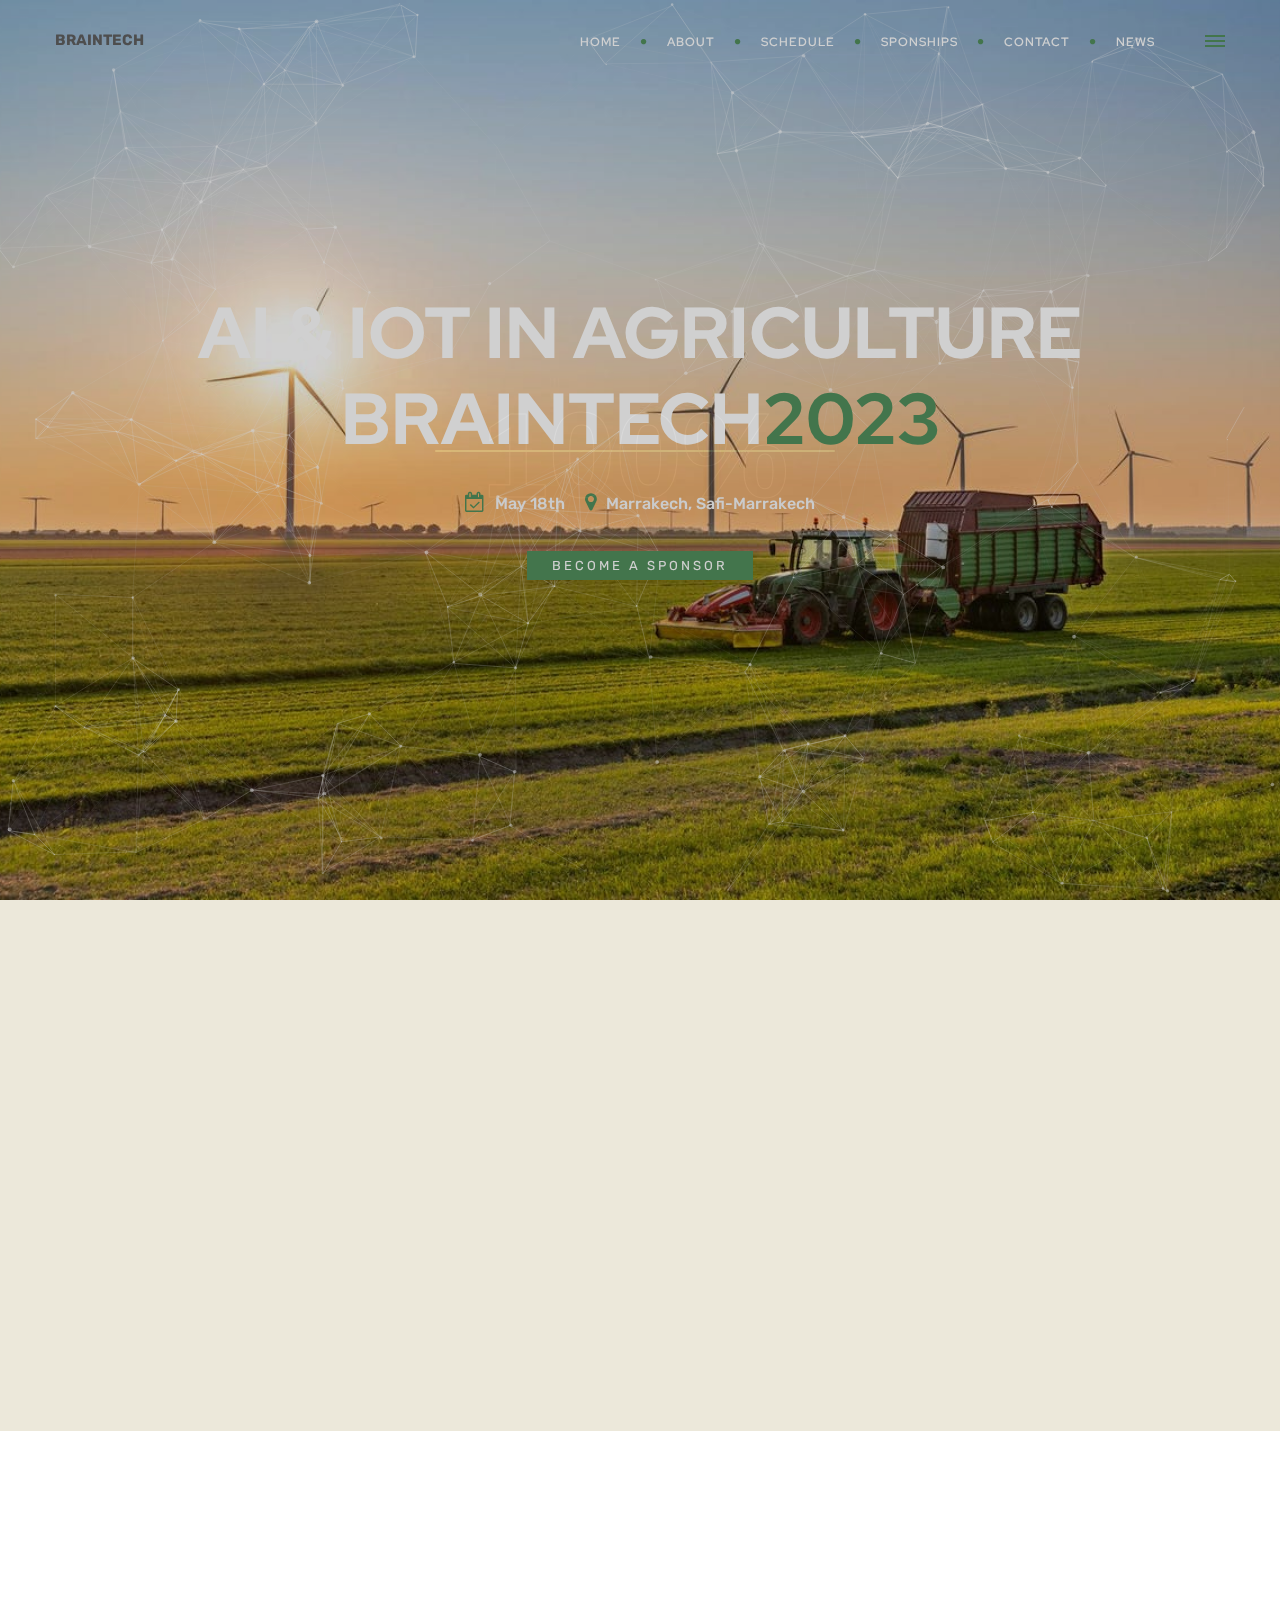
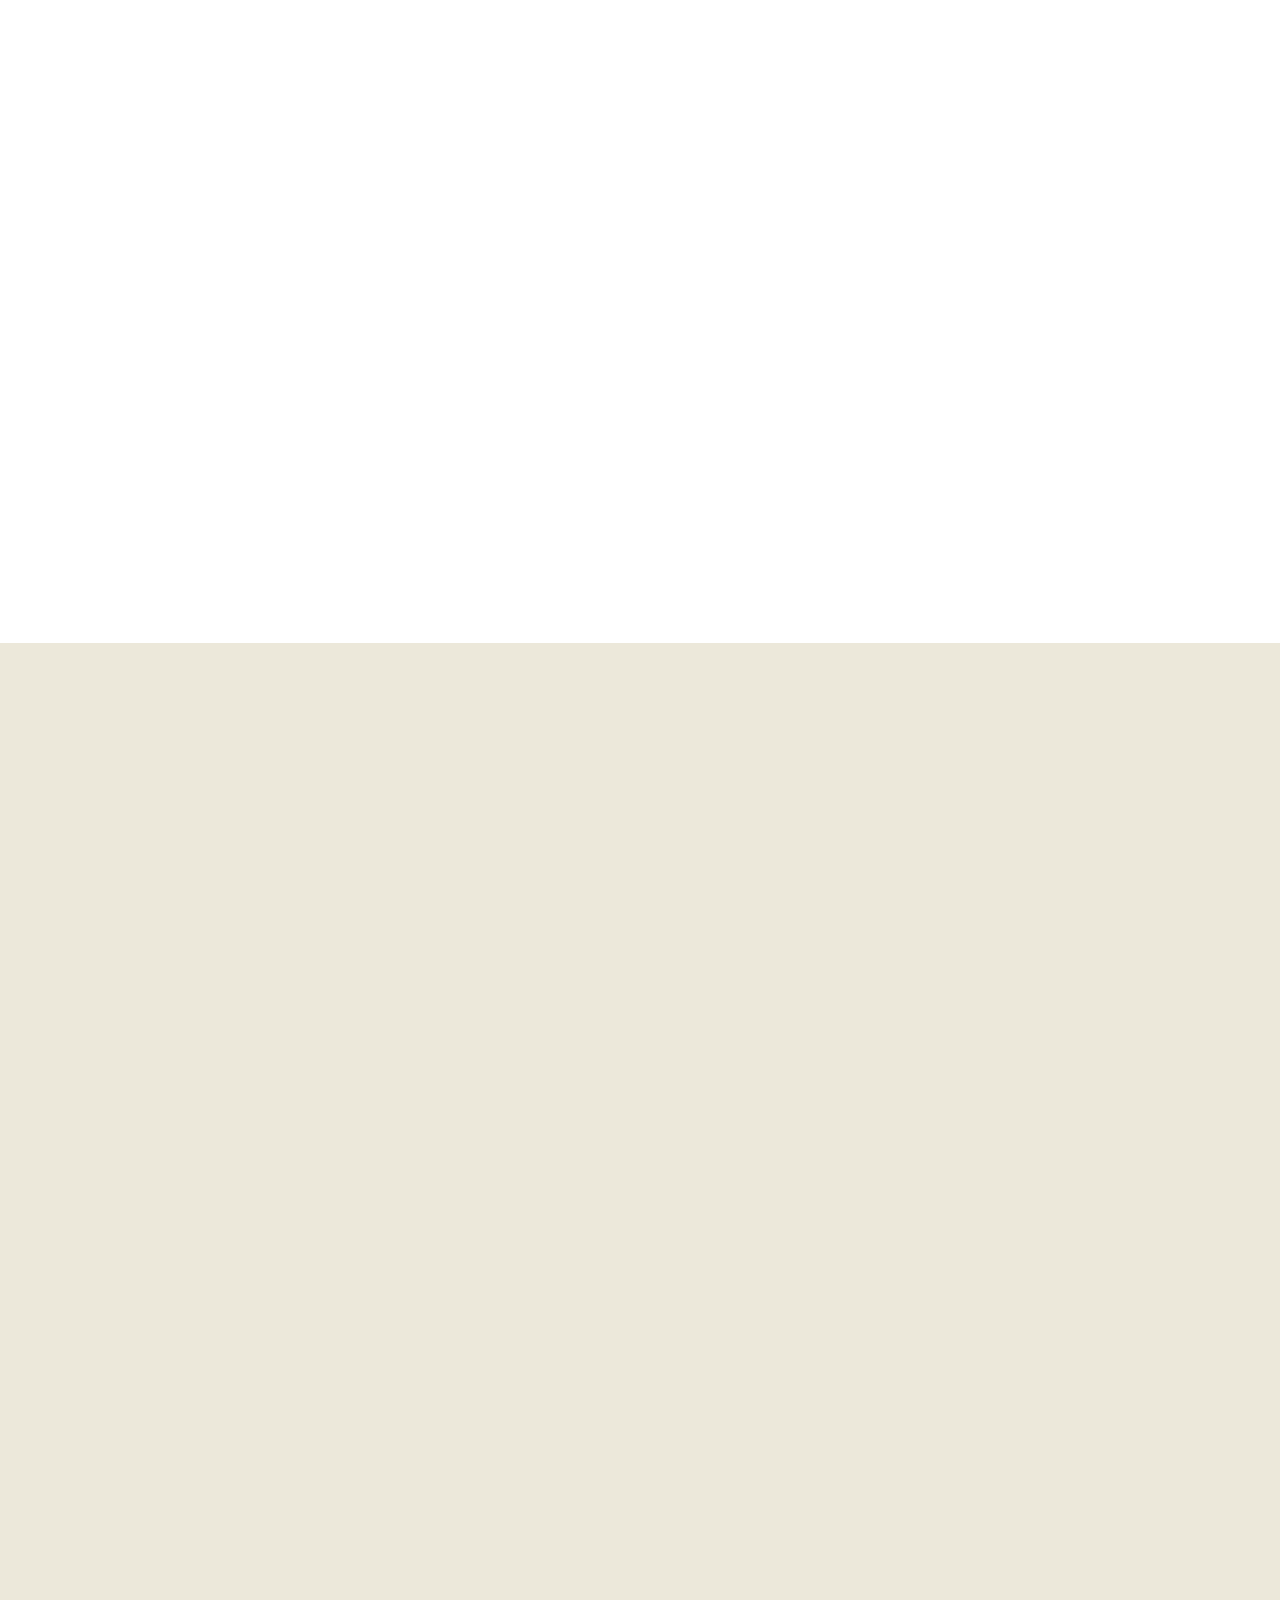
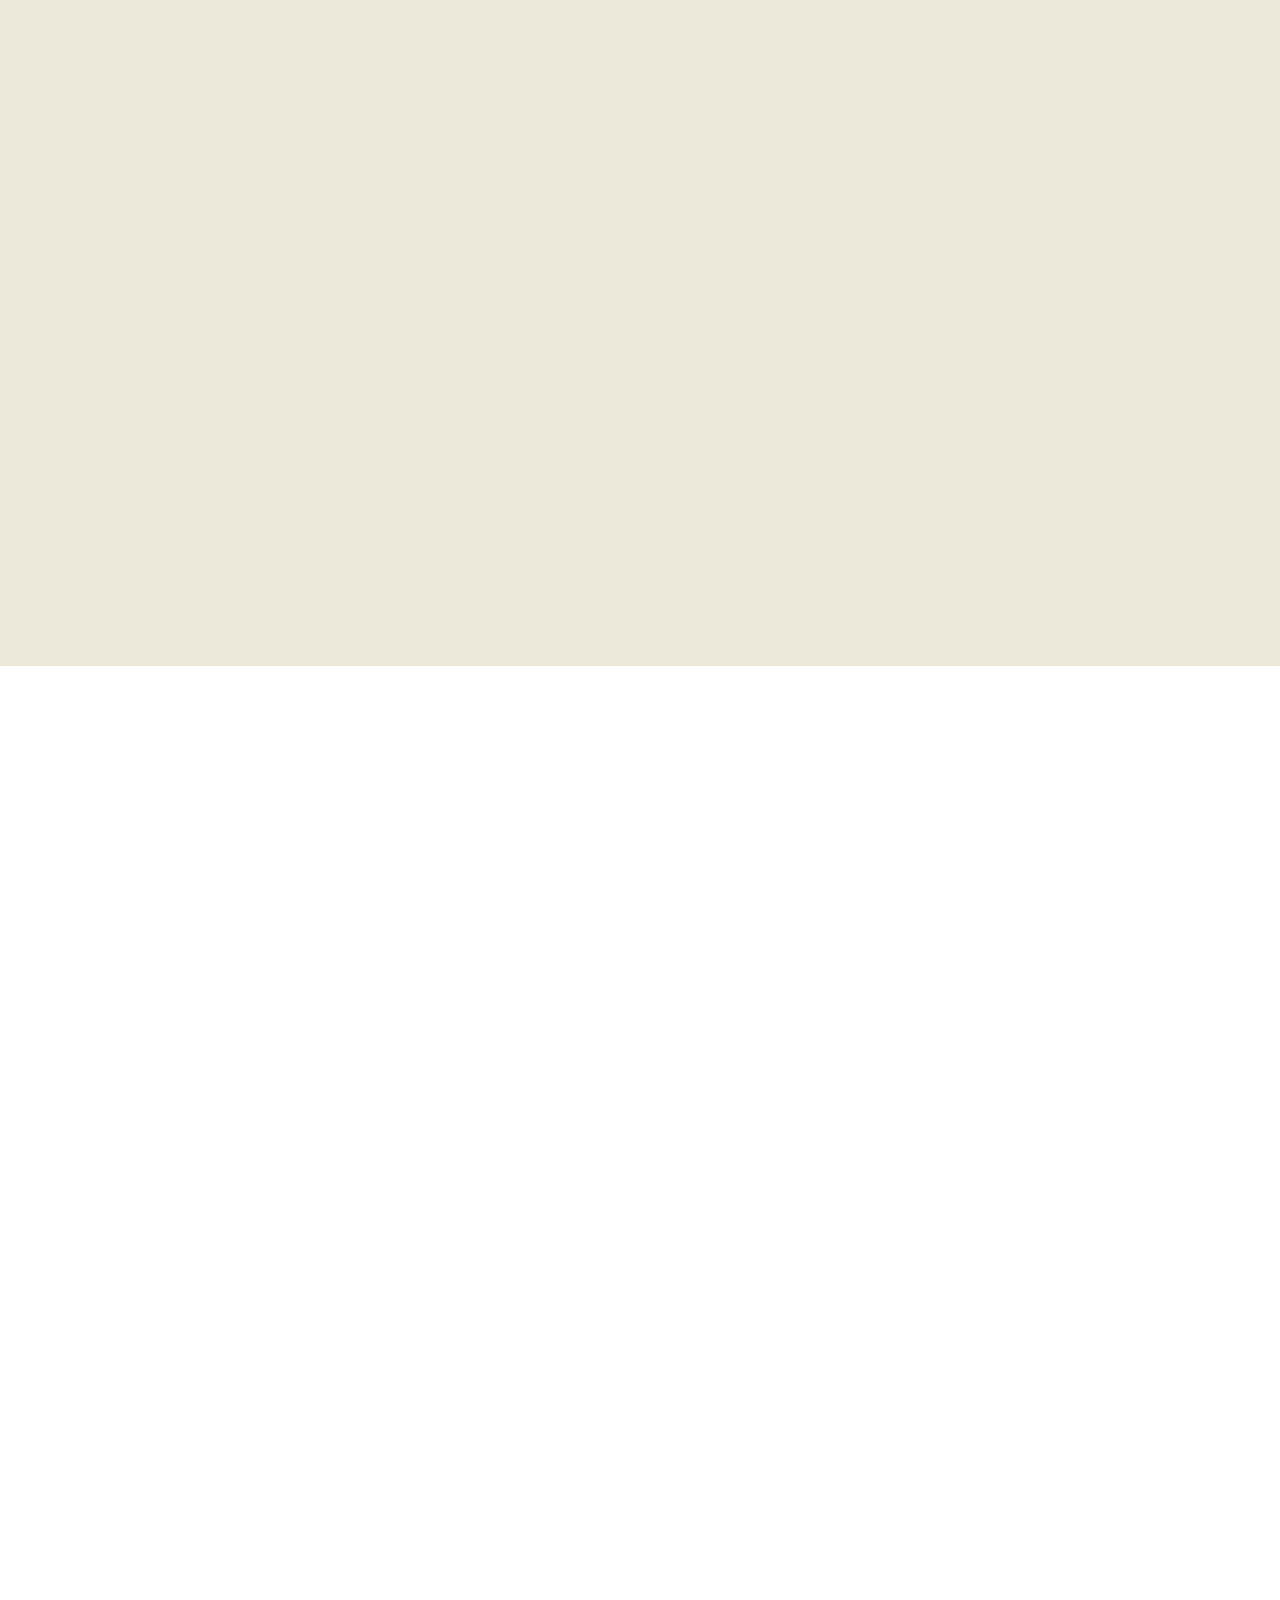
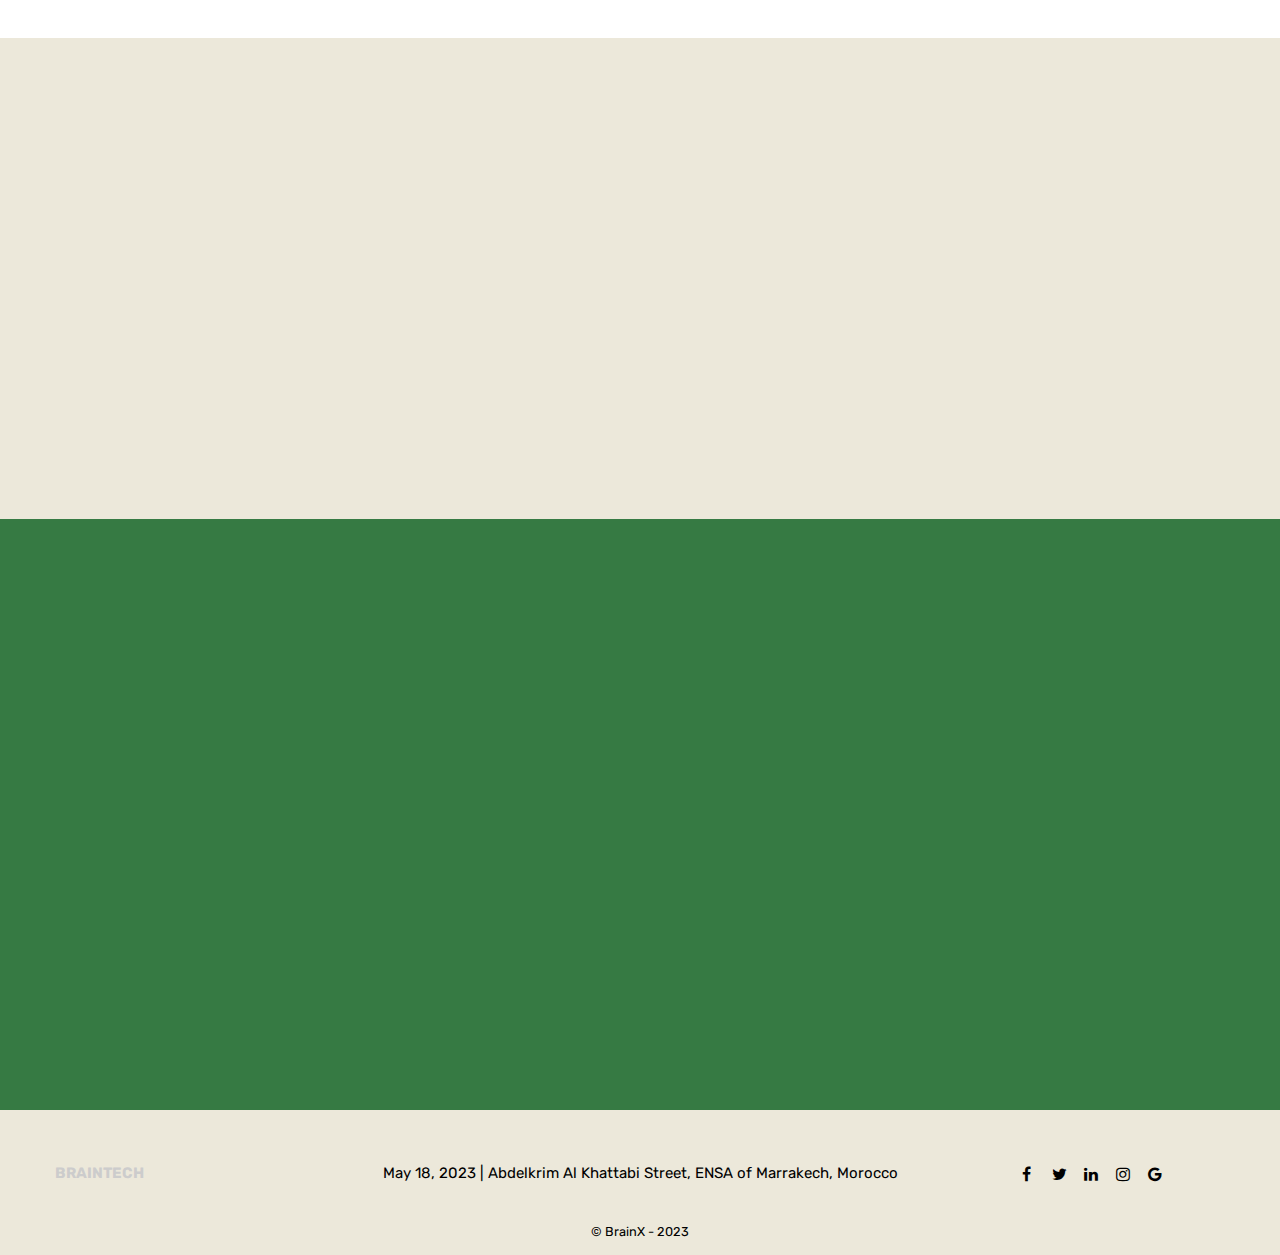
<file: index.html>
<!DOCTYPE html>
<html lang="en">

<head>
    <meta charset="utf-8">
    <title>BRAINTECH</title>
    <meta name="viewport" content="width=device-width, initial-scale=1.0">
    <meta name="description" content="">
    <meta name="keywords" content="">
    <meta name="author" content="">


    <!--[if lt IE 9]>
	<script src="js/html5shiv.js"></script>
	<![endif]-->


    <!-- CSS Files
    ================================================== -->
    <link rel="stylesheet" href="css/bootstrap.css" type="text/css">
    <link rel="stylesheet" href="css/jpreloader.css" type="text/css">
    <link rel="stylesheet" href="css/animate.css" type="text/css">
    <link rel="stylesheet" href="css/plugin.css" type="text/css">
    <link rel="stylesheet" href="css/owl.carousel.css" type="text/css">
    <link rel="stylesheet" href="css/owl.theme.css" type="text/css">
    <link rel="stylesheet" href="css/owl.transitions.css" type="text/css">
    <link rel="stylesheet" href="css/magnific-popup.css" type="text/css">
    <link rel="stylesheet" href="css/jquery.countdown.css" type="text/css">
    <link rel="stylesheet" href="css/style.css" type="text/css">
	<link rel="stylesheet" href="css/twentytwenty.css" type="text/css">

    <!-- custom background -->
    <link rel="stylesheet" href="css/bg.css" type="text/css">

    <!-- color scheme -->
	<link rel="stylesheet" href="css/colors/main.css" type="text/css" id="colors">
    <link rel="stylesheet" href="css/color.css" type="text/css">

    <!-- load fonts -->
    <link rel="stylesheet" href="fonts/font-awesome/css/font-awesome.css" type="text/css">
    <link rel="stylesheet" href="fonts/elegant_font/HTML_CSS/style.css" type="text/css">
    <link rel="stylesheet" href="fonts/et-line-font/style.css" type="text/css">

	<!-- custom font -->
	<link rel="stylesheet" href="css/font-style.css" type="text/css">
</head>

<body id="homepage" class="de_light">

    <div id="wrapper">

        <!-- header begin -->
        <header class="transparent header-light">
            <div class="info">
                <div class="container">
                    <div class="row">
                        <div class="col-md-12">
                            <div class="column">Working Hours Monday - Friday <span class="id-color"><strong>08:00-16:00</strong></span></div>
                            <div class="column">Toll Free <span class="id-color"><strong>1800.899.900</strong></span></div>
                            <!-- social icons -->
                            <div class="column social">
                                <a href="#"><i class="fa fa-facebook"></i></a>
                                <a href="#"><i class="fa fa-twitter"></i></a>
                                <a href="#"><i class="fa fa-rss"></i></a>
                                <a href="#"><i class="fa fa-google-plus"></i></a>
                                <a href="#"><i class="fa fa-envelope-o"></i></a>
                            </div>
                            <!-- social icons close -->
                        </div>
                    </div>
                </div>
            </div>
            

            <div class="container">
                <div class="row" >
                    <div class="col-md-12">
                        <!-- logo begin -->
                        <div id="logo">
                            <a href="index.html">
                                <b>BRAINTECH</b>
                                <!-- <img class="logo" src="images-event/logo.png" alt=""> -->
                            </a>
                        </div>
                        <!-- logo close -->

                            <!-- small button begin -->
                            <span id="menu-btn"></span>
                            <!-- small button close -->

                            <div class="header-extra">
                                <div class="v-center">
                                    <span id="b-menu">
                                        <span></span>
                                        <span></span>
                                        <span></span>
                                    </span>
                                </div>
                            </div>

                            <!-- mainmenu begin -->
							<ul id="mainmenu" class="ms-2">
								<li><a href="#section-hero">Home<span></span></a></li>
								<li><a href="#section-about">About<span></span></a></li>
								<!-- <li><a href="#section-speakers">Speakers<span></span></a></li> -->
								<li><a href="#section-schedule">Schedule<span></span></a></li>
								<li><a href="#section-ticket">Sponships<span></span></a></li>
								<!-- <li><a href="#section-sponsors">Sponsors<span></span></a></li> -->
								<li><a href="#section-register">Contact<span></span></a></li>
                                <li><a href="news.html">News<span></span></a></li>
							</ul>
							<!-- mainmenu close -->

                            

                    </div>
                    

                </div>
            </div>
            
        </header>
        <!-- header close -->


        <!-- content begin -->
        <div id="content" class="no-bottom no-top">
				
			<!-- parallax section -->
            <section id="section-hero"  class="full-height text-light" data-bgimage="url(images-event/bg/0x0.jpg) fixed top center" data-stellar-background-ratio=".2">
                <div id="particles-js"></div>
                <div class="center-y text-center">
					<div class="container">
						<div class="row">
							<div class="col-md-12">
								<!-- <div id="defaultCountdown" class="countdown-s1"></div> -->
								<div class="spacer-single"></div>
								<h1 class="title-3">
									AI & IOT IN AGRICULTURE<br>BRAINTECH<span class="id-color">2023</span>
								</h1>
								
								<div class="spacer-single"></div>
								<div class="d-lg-flex justify-content-center">
                                        <div class="h6 padding10 pt0 pb0"><i class="i_h3 fa fa-calendar-check-o id-color"></i>May 18th</div>
                                        <!-- <div class="h6 padding10 pt0 pb0"><i class="i_h3 fa fa-user id-color"></i>12 Speakers</div> -->
                                        <div class="h6 padding10 pt0 pb0"><i class="i_h3 fa fa-map-marker id-color"></i>Marrakech, Safi-Marrakech</div>
                                    </div>
								<div class="spacer-single"></div>
								
								<a href="#section-ticket" class="btn-custom text-white scroll-to">Become a Sponsor</a>
								<div class="spacer-double"></div>
							</div>
						</div>
					</div>
				</div>
            </section>
            <!-- section close -->
			
			<!-- <section id="section-about" data-bgimage="url(images-event/bg/digital-data.jpg) top left no-repeat"> -->
			<section id="section-about" data-bgcolor="#ECE8DA" >
				<!-- <div class="wm wm-border light wow fadeInDown">about</div> -->
                    <div class="container">
                        <div class="row align-items-center">
                            
                            <div class="col-lg-6 wow fadeInLeft" data-wow-delay="0s">
                                <h2>About The Event</h2>
                                <p>
                                    The use of Artificial Intelligence (AI) and Internet of Things (IoT) in the agriculture industry in
                                    Morocco is still in its early stages, but there are some notable initiatives underway. We as a club, we
                                    took the initiative to help developing this sector by organizing a competition that focuses on the
                                    application of AI and IoT in agriculture industry, so creating a fertile environment for innovation.
                                </p>
                                <!-- <p>
                                    At vero eos et accusamus et iusto odio dignissimos ducimus qui blanditiis praesentium voluptatum deleniti atque corrupti quos dolores et quas molestias excepturi sint occaecati cupiditate non provident, similique sunt in culpa qui officia deserunt mollitia animi, id est laborum et dolorum fuga. Et harum quidem rerum facilis est et expedita distinctio.
                                </p> -->
								
								<div class="spacer10"></div>
								
								<a href="news.html" class="btn-custom font-weight-bold text-white sm-mb-30 scroll-to">More About AI & IOT</a>
                            </div>
							
							<div class="col-lg-6 mb-sm-30 text-center wow fadeInRight">
                                <div class="de-images">
                                    <!-- <img class="di-small wow fadeIn" style="object-fit: cover;"  src="images-event/misc/image2.jpg" alt="" /> -->
                                    <!-- <img class="di-small-2" style="object-fit: cover;" src="images-event/misc/ai_image2.jpg" alt="" /> -->
									<img class="img-fluid wow fadeInRight" style="object-fit: cover;" data-wow-delay=".25s" src="images-event/misc/IoT-in-Agriculture-1024x631.jpg" alt="" />
								</div>
                            </div>

                        </div>
                    </div>
                </section>
				
				
				<!-- section begin -->
            <!-- <section id="section-features" data-bgcolor="#285430"> -->
            <section id="section-features" data-bgimage="url(images-event/bg/farming-edited.jpg) fixed bottom" >
				<!-- <div class="wm wm-border dark wow fadeInDown ">features</div> -->
                <div class="container">
                    <div class="row">
                        <div class="col-md-6 offset-md-3 text-center wow fadeInUp">
                            <h1 class="text-white">Why you should Join The Event</h1>
                            <div class="separator"><span><i class="fa fa-square"></i></span></div>
                            <div class="spacer-single"></div>
                        </div>
                        
                        <div class="col-lg-4 wow fadeIn" data-wow-delay="0s">
                            <div class="box-number square">
                               <i class="bg-color hover-color-2 fa fa-trophy text-light"></i>
                                <div class="text">
                                    <h3 class="text-white"><span>Prize Money</span></h3>
                                    <p class="text-white">3 winners will receive a total sum of 9000$ devised to 4000$ for the 1st place, 3000$ for the 2nd place and 2000$ for the 3rd place.</p>
                                </div>
                            </div>
                        </div>

                        <div class="col-lg-4 wow fadeIn" data-wow-delay=".25s">
                            <div class="box-number square">
                                <i class="bg-color hover-color-2 fa fa-mortar-board text-light"></i>
                                <div class="text">
                                    <h3 class="text-white"><span>Learning</span></h3>
                                    <p class="text-white">It’s a great opportunity to brush up on your technical knowledge or get to grips with the basics if you’ve never done anything technical before.</p>
                                </div>
                            </div>
                        </div>

                        <div class="col-lg-4 wow fadeIn" data-wow-delay=".5s">
                            <div class="box-number square">
                                <i class="bg-color hover-color-2 fa fa-sitemap text-light"></i>
                                <div class="text">
                                    <h3 class="text-white"><span>Networking</span></h3>
                                    <p class="text-white">You’re surrounded by a room of like-minded students who all want to learn, collaborate and create the best project possible. It’s also a good chance to meet mentors, industry professionals and corporate sponsors.</p>
                                </div>
                            </div>
                        </div>

                        <div class="spacer-single sm-hide"></div>

                        <div class="col-lg-4 wow fadeIn" data-wow-delay=".75s">
                            <div class="box-number square">
                                <i class="bg-color hover-color-2 fa fa-building text-light"></i>
                                <div class="text">
                                    <h3 class="text-white"><span>Improving Your Soft Skills</span></h3>
                                    <p class="text-white">You’ll learn the essential communication, problem-solving and collaboration skills that will benefit you in any professional sector.</p>
                                </div>
                            </div>
                        </div>

                        <div class="col-lg-4 wow fadeIn" data-wow-delay="1s">
                            <div class="box-number square">
                                <i class="bg-color hover-color-2  fa fa-users text-light"></i>
                                <div class="text">
                                    <h3 class="text-white"><span>Meet Industry Experts</span></h3>
                                    <p class="text-white">These professionals will give you a chance to get an insight into a potential future career path and learn more about the business concerns and focuses that are affecting different industries today.</p>
                                </div>
                            </div>
                        </div>

                        <div class="col-lg-4 wow fadeIn" data-wow-delay="1.25s">
                            <div class="box-number square">
                                <i class="bg-color hover-color-2 fa fa-lightbulb-o text-light"></i>
                                <div class="text">
                                    <h3 class="text-white"><span>Startup Oppurtunity</span></h3>
                                    <p class="text-white">Many hackathon teams come up with fantastic ideas that have real-world applications and, once the hackathon is over, they get to work making their idea happen.</p>
                                </div>
                            </div>
                        </div>
						

                    </div>
                </div>
            </section>
            <!-- section close -->
			
			<!-- section begin -->
            <section id="section-speakers" style="display:none;" class="text-light" data-bgimage="url(images-event/bg/1.jpg) fixed top center">
				<div class="wm wm-border dark wow fadeInDown">speakers</div>
                <div class="container">
                    <div class="row">
						<div class="col-md-6 offset-md-3 text-center wow fadeInUp">
                            <h1>The Speakers</h1>
                            <div class="separator"><span><i class="fa fa-square"></i></span></div>
                            <div class="spacer-single"></div>
                        </div>
						
						<div class="clearfix"></div>
                      
                       <div class="col-lg-3 col-md-6">
							<!-- team member -->
							<div class="de-team-list">
								<div class="team-pic">
									<img src="images-event/team/1.jpg" class="img-responsive" alt="" />
								</div>
								<div class="team-desc">
									<h3>John Smith</h3>
									<p class="lead">Expert Designer</p>
									<div class="small-border"></div>
									<p>Duis aute irure dolor in reprehenderit in voluptate velit esse cillum dolore eu fugiat.</p>

									<div class="social">
										<a href="#"><i class="fa fa-facebook fa-lg"></i></a>
										<a href="#"><i class="fa fa-twitter fa-lg"></i></a>
										<a href="#"><i class="fa fa-google-plus fa-lg"></i></a>
										<a href="#"><i class="fa fa-skype fa-lg"></i></a>
									</div>
								</div>
							</div>
							<!-- team close -->
						</div>
						
						<div class="col-lg-3 col-md-6">
							<!-- team member -->
							<div class="de-team-list">
								<div class="team-pic">
									<img src="images-event/team/2.jpg" class="img-responsive" alt="" />
								</div>
								<div class="team-desc">
									<h3>Michael Dennis</h3>
									<p class="lead">Expert Designer</p>
									<div class="small-border"></div>
									<p>Duis aute irure dolor in reprehenderit in voluptate velit esse cillum dolore eu fugiat.</p>

									<div class="social">
										<a href="#"><i class="fa fa-facebook fa-lg"></i></a>
										<a href="#"><i class="fa fa-twitter fa-lg"></i></a>
										<a href="#"><i class="fa fa-google-plus fa-lg"></i></a>
										<a href="#"><i class="fa fa-skype fa-lg"></i></a>
									</div>
								</div>
							</div>
							<!-- team close -->
						</div>
						
						<div class="col-lg-3 col-md-6">
							<!-- team member -->
							<div class="de-team-list">
								<div class="team-pic">
									<img src="images-event/team/3.jpg" class="img-responsive" alt="" />
								</div>
								<div class="team-desc">
									<h3>Sarah Michelle</h3>
									<p class="lead">Expert Designer</p>
									<div class="small-border"></div>
									<p>Duis aute irure dolor in reprehenderit in voluptate velit esse cillum dolore eu fugiat.</p>

									<div class="social">
										<a href="#"><i class="fa fa-facebook fa-lg"></i></a>
										<a href="#"><i class="fa fa-twitter fa-lg"></i></a>
										<a href="#"><i class="fa fa-google-plus fa-lg"></i></a>
										<a href="#"><i class="fa fa-skype fa-lg"></i></a>
									</div>
								</div>
							</div>
							<!-- team close -->
						</div>
						
						<div class="col-lg-3 col-md-6">
							<!-- team member -->
							<div class="de-team-list">
								<div class="team-pic">
									<img src="images-event/team/4.jpg" class="img-responsive" alt="" />
								</div>
								<div class="team-desc">
									<h3>Katty Wilson</h3>
									<p class="lead">Expert Designer</p>
									<div class="small-border"></div>
									<p>Duis aute irure dolor in reprehenderit in voluptate velit esse cillum dolore eu fugiat.</p>

									<div class="social">
										<a href="#"><i class="fa fa-facebook fa-lg"></i></a>
										<a href="#"><i class="fa fa-twitter fa-lg"></i></a>
										<a href="#"><i class="fa fa-google-plus fa-lg"></i></a>
										<a href="#"><i class="fa fa-skype fa-lg"></i></a>
									</div>
								</div>
							</div>
							<!-- team close -->
						</div>

						<div class="clearfix"></div>

                    </div>
                </div>
            </section>
            <!-- section close -->
			
			
			<!-- section begin -->
            <!-- <section id="section-schedule" aria-label="section-services-tab" data-bgimage="url(images-event/bg/6.jpg) top right no-repeat"> -->
            <section id="section-schedule" data-bgcolor="#ECE8DA" aria-label="section-services-tab">
                <!-- <div class="wm wm-border light wow fadeInDown ">schedule</div> -->
                <div class="container">
                    <div class="row">
                        <div class="col-md-6 offset-md-3 text-center wow fadeInUp">
                            <h1>Event Schedule</h1>
                            <div class="separator"><span><i class="fa fa-square"></i></span></div>
                            <div class="spacer-single"></div>
                        </div>

                        <div class="col-md-12 wow fadeInUp">
                            <div class="de_tab tab_style_4 text-center">
                                <ul class="de_nav de_nav_dark">
                                    <li class="active" data-link="#section-services-tab">
                                        <h3>March 20, 2021</h3>
                                        <!-- <h3>Day <span>01</span></h3>
                                        <h4>March 20, 2021</h4> -->
                                    </li>
                                    <!-- <li data-link="#section-services-tab">
                                        <h3>Day <span>02</span></h3>
                                        <h4>March 21, 2021</h4>
                                    </li>
                                    <li data-link="#section-services-tab">
                                        <h3>Day <span>03</span></h3>
                                        <h4>March 22, 2021</h4>
                                    </li>
                                    <li data-link="#section-services-tab">
                                        <h3>Day <span>04</span></h3>
                                        <h4>March 23, 2021</h4>
                                    </li>
                                    <li data-link="#section-services-tab">
                                        <h3>Day <span>05</span></h3>
                                        <h4>March 24, 2021</h4>
                                    </li> -->
                                </ul>

                                <div class="de_tab_content text-left">

                                    <div id="tab1" class="tab_single_content">
                                        <div class="row">
                                            <div class="col-md-12" >
                                                <div class="schedule-listing">
                                                    <div class="schedule-item" style="padding:20px;" >
                                                        <div class="sc-pic" style="visibility: hidden;">
                                                            <img src="images-event/team/1.jpg" class="img-circle" alt="">
                                                        </div>
                                                        <div class="sc-name" style="visibility: hidden;">
                                                            <h4>John Smith</h4>
                                                            <span>Founder & CEO</span>
                                                        </div>
                                                        <div class="sc-time" style="padding:0;">08:30 - 09:00</div>
                                                        <div class="sc-info">
                                                            <h3 style="margin:0;">Reception</h3>
                                                            <!-- <p>In this session we will discuss about digital topics in detail. You need laptops and other tech support equipment. This session will last for 2 hours. So prepare yourself.</p> -->
                                                        </div>
                                                        <div class="clearfix"></div>
                                                    </div>
                                                </div>

                                                <div class="schedule-listing">
                                                    <div class="schedule-item" style="padding:20px;">
                                                        <div class="sc-pic" style="visibility: hidden;">
                                                            <img src="images-event/team/2.jpg" class="img-circle" alt="">
                                                        </div>
                                                        <div class="sc-name" style="visibility: hidden;">
                                                            <h4>Michael Dennis</h4>
                                                            <span>Founder & CEO</span>
                                                        </div>
                                                        <div class="sc-time" style="padding:0;">09:00 - 10:30</div>
                                                        <div class="sc-info">
                                                            <h3>Stands</h3>
                                                            <ul>
                                                                <li>Passage sur les stands</li>
                                                                <li>Passage des jurees</li>
                                                                <li>Elimination des equipes par stand</li>
                                                            </ul>
                                                            <!-- <p>In this session we will discuss about digital topics in detail. You need laptops and other tech support equipment. This session will last for 2 hours. So prepare yourself.</p> -->
                                                        </div>
                                                        <div class="clearfix"></div>
                                                    </div>
                                                </div>

                                                <div class="schedule-listing">
                                                    <div class="schedule-item" style="padding:20px;">
                                                        <div class="sc-pic" style="visibility: hidden;">
                                                            <img src="images-event/team/3.jpg" class="img-circle" alt="">
                                                        </div>
                                                        <div class="sc-name" style="visibility: hidden;">
                                                            <h4>Sarah Michelle</h4>
                                                            <span>Founder & CEO</span>
                                                        </div>
                                                        <div class="sc-time" style="padding:0;">10:30 - 11:00</div>
                                                        <div class="sc-info">
                                                            <h3 style="margin:0;">Pause café & Networking</h3>
                                                            <!-- <p>In this session we will discuss about digital topics in detail. You need laptops and other tech support equipment. This session will last for 2 hours. So prepare yourself.</p> -->
                                                        </div>
                                                        <div class="clearfix"></div>
                                                    </div>
                                                </div>
                                                
                                                <div class="schedule-listing">
                                                    <div class="schedule-item" style="padding:20px;">
                                                        <div class="sc-pic" style="visibility: hidden;">
                                                            <img src="images-event/team/3.jpg" class="img-circle" alt="">
                                                        </div>
                                                        <div class="sc-name" style="visibility: hidden;">
                                                            <h4>Sarah Michelle</h4>
                                                            <span>Founder & CEO</span>
                                                        </div>
                                                        <div class="sc-time" style="visibility: hidden;" style="padding:0;">11:00 - 11:00</div>
                                                        <div class="sc-info">
                                                            <h3 style="margin:0;background-color: #309f39;color:#ffffff;display: inline;" >RECEPTION DE MONSIEUR LE MINISTRE</h3>
                                                            <!-- <p>In this session we will discuss about digital topics in detail. You need laptops and other tech support equipment. This session will last for 2 hours. So prepare yourself.</p> -->
                                                        </div>
                                                        <div class="clearfix"></div>
                                                    </div>
                                                </div>

                                                <div class="schedule-listing">
                                                    <div class="schedule-item" style="padding:20px;">
                                                        <div class="sc-pic" style="visibility: hidden;">
                                                            <img src="images-event/team/4.jpg" class="img-circle" alt="">
                                                        </div>
                                                        <div class="sc-name" style="visibility: hidden;">
                                                            <h4>Katty Wilson</h4>
                                                            <span>Founder & CEO</span>
                                                        </div>
                                                        <div class="sc-time" style="padding:0;">11:30 - 13:00</div>
                                                        <div class="sc-info">
                                                            <h3>L'Ouverture</h3>
                                                            <ul>
                                                                <li>Mot de Monsieur le Ministre</li>
                                                                <li>Mot du président de l'UCA</li>
                                                                <li>Mot directeur de l'ENSA Marrakech</li>
                                                                <li>Intervention des conférenciers (30min pour chacun d'eux)</li>
                                                            </ul>
                                                            <!-- <p>In this session we will discuss about digital topics in detail. You need laptops and other tech support equipment. This session will last for 2 hours. So prepare yourself.</p> -->
                                                        </div>
                                                        <div class="clearfix"></div>
                                                    </div>
                                                </div>
                                                
                                                <div class="schedule-listing">
                                                    <div class="schedule-item" style="padding:20px;">
                                                        <div class="sc-pic" style="visibility: hidden;">
                                                            <img src="images-event/team/4.jpg" class="img-circle" alt="">
                                                        </div>
                                                        <div class="sc-name" style="visibility: hidden;">
                                                            <h4>Katty Wilson</h4>
                                                            <span>Founder & CEO</span>
                                                        </div>
                                                        <div class="sc-time" style="padding:0;">13:00 - 14:00</div>
                                                        <div class="sc-info">
                                                            <h3 style="margin:0;">Pause Dejeuner</h3>
                                                            <!-- <p>In this session we will discuss about digital topics in detail. You need laptops and other tech support equipment. This session will last for 2 hours. So prepare yourself.</p> -->
                                                        </div>
                                                        <div class="clearfix"></div>
                                                    </div>
                                                </div>

                                                <div class="schedule-listing">
                                                    <div class="schedule-item" style="padding:20px;">
                                                        <div class="sc-pic" style="visibility: hidden;">
                                                            <img src="images-event/team/4.jpg" class="img-circle" alt="">
                                                        </div>
                                                        <div class="sc-name" style="visibility: hidden;">
                                                            <h4>Katty Wilson</h4>
                                                            <span>Founder & CEO</span>
                                                        </div>
                                                        <div class="sc-time" style="padding:0;">14:00 - 15:30</div>
                                                        <div class="sc-info">
                                                            <h3>Compétition</h3>
                                                            <ul>
                                                                <li>Passage des six équipes</li>
                                                                <li>Choix des jurées</li>
                                                            </ul>
                                                            <!-- <p>In this session we will discuss about digital topics in detail. You need laptops and other tech support equipment. This session will last for 2 hours. So prepare yourself.</p> -->
                                                        </div>
                                                        <div class="clearfix"></div>
                                                    </div>
                                                </div>
                                                
                                                <div class="schedule-listing">
                                                    <div class="schedule-item" style="padding:20px;">
                                                        <div class="sc-pic" style="visibility: hidden;">
                                                            <img src="images-event/team/4.jpg" class="img-circle" alt="">
                                                        </div>
                                                        <div class="sc-name" style="visibility: hidden;">
                                                            <h4>Katty Wilson</h4>
                                                            <span>Founder & CEO</span>
                                                        </div>
                                                        <div class="sc-time" style="padding:0;">15:30 - 16:30</div>
                                                        <div class="sc-info">
                                                            <h3>Mot des sponsores</h3>
                                                            <ul>
                                                                <li>Mot des sponsors VIP  et platinium</li>
                                                                <li>Questions des invités</li>
                                                            </ul>
                                                            <!-- <p>In this session we will discuss about digital topics in detail. You need laptops and other tech support equipment. This session will last for 2 hours. So prepare yourself.</p> -->
                                                        </div>
                                                        <div class="clearfix"></div>
                                                    </div>
                                                </div>

                                                <div class="schedule-listing">
                                                    <div class="schedule-item" style="padding:20px;">
                                                        <div class="sc-pic" style="visibility: hidden;">
                                                            <img src="images-event/team/4.jpg" class="img-circle" alt="">
                                                        </div>
                                                        <div class="sc-name" style="visibility: hidden;">
                                                            <h4>Katty Wilson</h4>
                                                            <span>Founder & CEO</span>
                                                        </div>
                                                        <div class="sc-time" style="padding:0;">16:30 - 17:00</div>
                                                        <div class="sc-info">
                                                            <h3 style="margin:0;" >Remise des prix</h3>
                                                            <!-- <ul>
                                                                <li>Mot des sponsors VIP  et platinium</li>
                                                                <li>Questions des invités</li>
                                                            </ul> -->
                                                            <!-- <p>In this session we will discuss about digital topics in detail. You need laptops and other tech support equipment. This session will last for 2 hours. So prepare yourself.</p> -->
                                                        </div>
                                                        <div class="clearfix"></div>
                                                    </div>
                                                </div>
                                                
                                                <div class="schedule-listing">
                                                    <div class="schedule-item" style="padding:20px;">
                                                        <div class="sc-pic" style="visibility: hidden;">
                                                            <img src="images-event/team/4.jpg" class="img-circle" alt="">
                                                        </div>
                                                        <div class="sc-name" style="visibility: hidden;">
                                                            <h4>Katty Wilson</h4>
                                                            <span>Founder & CEO</span>
                                                        </div>
                                                        <div class="sc-time" style="visibility:hidden;padding:0;">17:00</div>
                                                        <div class="sc-info">
                                                            <h3 style="margin:0;">Cloture</h3>
                                                            <!-- <ul>
                                                                <li>Mot des sponsors VIP  et platinium</li>
                                                                <li>Questions des invités</li>
                                                            </ul> -->
                                                            <!-- <p>In this session we will discuss about digital topics in detail. You need laptops and other tech support equipment. This session will last for 2 hours. So prepare yourself.</p> -->
                                                        </div>
                                                        <div class="clearfix"></div>
                                                    </div>
                                                </div>
                                            </div>
                                        </div>
                                    </div>

                                </div>
                            </div>
                        </div>
                    </div>
                </div>
            </section>
            <!-- section close -->
			
			<!-- section begin -->
            <section id="section-ticket" class="text-light" data-bgimage="url(images-event/bg/travis-essinger-unsplash-edited2.jpg) fixed bottom center">
            <!-- <section id="section-ticket" class="text-light" data-bgimage="url(images-event/bg/7037437.jpg) fixed top"> -->
                <!-- <div class="wm wm-border dark wow fadeInDown">Tiers</div> -->
				<div class="container">
                    <div class="row">
						<div class="col-md-6 offset-md-3 text-center wow fadeInUp">
                            <h1>Sponsorship Tiers</h1>
                            <div class="separator"><span><i class="fa fa-square"></i></span></div>
                            <div class="spacer-single"></div>
                        </div>

                        <div class="col-lg-4 col-md-6">
                            <div class="pricing-s1 mb30 wow fadeInUp">
                                <div class="top">
                                    <!-- <h2><b>Day Pass</b></h2> -->
                                    <p class="price"><b>Silver</b></p>
                                    <!-- <h2>Day Pass</h2> -->
                                    <!-- <p class="price"><span class="currency id-color">$</span> <b>49.99</b></p> -->
                                </div>
                                <div class="bottom">
                                    <ul>
                                        <li><i class="icon_check_alt2"></i>Conference Tickets</li>
                                        <li><i class="icon_check_alt2"></i>Free Lunch Nad Coffee</li>
                                        <li><i class="icon_check_alt2"></i>Certificates</li>
                                        <li><i class="icon_close_alt2"></i>Private Access</li>
                                        <li><i class="icon_close_alt2"></i>Experts Contacts</li>
                                    </ul>
                                    <a href="#section-register" class="btn btn-custom text-white">Become sponsor</a>
                                </div>
								<div class="ps1-deco"></div>
                            </div>
                        </div>
                        <div class="col-lg-4 col-md-6">
                            <div class="pricing-s1 mb30 wow fadeInUp">
                                <!-- <div class="ribbon color-2 text-white">Recommend</div> -->
                                <div class="top">
                                    <p class="price"><b>Gold</b></p>
                                    <!-- <h2>Full Pass</h2>
                                    <p class="price"><span class="currency id-color">$</span> <b>79.99</b></p> -->
                                </div>
                                <div class="bottom">
                                    <ul>
                                        <li><i class="icon_check_alt2"></i>Conference Tickets</li>
                                        <li><i class="icon_check_alt2"></i>Free Lunch Nad Coffee</li>
                                        <li><i class="icon_check_alt2"></i>Certificates</li>
                                        <li><i class="icon_check_alt2"></i>Private Access</li>
                                        <li><i class="icon_close_alt2"></i>Experts Contacts</li>
                                    </ul>
                                    <a href="#section-register" class="btn btn-custom text-white">Become sponsor</a>
                                </div>
								<div class="ps1-deco"></div>
                            </div>
                        </div>
                        <div class="col-lg-4 col-md-6">
                            <div class="pricing-s1 mb30 wow fadeInUp">
                                <div class="top">
                                    <p class="price"><b>Platinum</b></p>
                                    <!-- <h2>Group Pass</h2>
                                    <p class="price"><span class="currency id-color">$</span> <b>139.99</b></p> -->
                                </div>
                                <div class="bottom">
                                    <ul>
                                        <li><i class="icon_check_alt2"></i>Conference Tickets</li>
                                        <li><i class="icon_check_alt2"></i>Free Lunch Nad Coffee</li>
                                        <li><i class="icon_check_alt2"></i>Certificates</li>
                                        <li><i class="icon_check_alt2"></i>Private Access</li>
                                        <li><i class="icon_check_alt2"></i>Experts Contacts</li>
                                    </ul>
                                    <a href="#section-register" class="btn btn-custom text-white">Become sponsor</a>
                                </div>
								<div class="ps1-deco"></div>
                            </div>
                        </div>
                        <!-- <b>Dossier sponsoring</b> -->
                        
                    </div>
                    <div class="" style="display:flex;gap:5px;justify-content: center;align-items: center;padding:20px 0 0;">
                        <!-- <a href="#section-register" class="btn btn-custom text-white">Become Sponsor</a> -->
                        <a href="#section-ticket" class="btn btn-custom text-white wow fadeInUp">Become Sponsor</a>

                    </div>
                </div>
            </section>
            <!-- section close -->
			
			<!-- section begin -->
            <!-- <section id="section-sponsors" data-bgimage="url(images-event/bg/5.jpg) top right no-repeat">
                <div class="wm wm-border light wow fadeInDown ">sponsors</div>
                <div class="container">
                    <div class="row">
                        <div class="col-md-6 offset-md-3 text-center wow fadeInUp">
                            <h1>Official Sponsors</h1>
                            <div class="separator"><span><i class="fa fa-square"></i></span></div>
                            <div class="spacer-single"></div>
                        </div>

                        <div class="col-md-12 text-center">
                            <h3>Gold Sponsors</h3>
                            <div class="spacer-single"></div>
                            <img src="images-event/logo/1.png" alt="" class="grey-hover">
                            <img src="images-event/logo/2.png" alt="" class="grey-hover">
                            <img src="images-event/logo/3.png" alt="" class="grey-hover">
							<img src="images-event/logo/4.png" alt="" class="grey-hover">
                            <div class="spacer-double"></div>

                            <h3>Silver Sponsors</h3>
                            <div class="spacer-single"></div>
                            <img src="images-event/logo/5.png" alt="" class="grey-hover">
                            <img src="images-event/logo/6.png" alt="" class="grey-hover">
                            <img src="images-event/logo/7.png" alt="" class="grey-hover">
                            <img src="images-event/logo/8.png" alt="" class="grey-hover">
                        </div>
                    </div>
                </div>
            </section> -->
            <!-- section close -->
			
			<!-- section begin -->
            <section id="section-testimonials" style="padding: 3rem 0;" data-bgcolor="#ECE8DA" aria-label="section">
				<!-- <div class="wm wm-border light wow fadeInDown">testimonials</div> -->
                <div class="container">
                    <div class="row">

                        <div class="col-md-8 offset-md-2">
                            <!-- <div class="col-md-6 offset-md-3 text-center wow fadeInUp">
                                <h1>Testimonials</h1>
                                <div class="separator"><span><i class="fa fa-square"></i></span></div>
                                <div class="spacer-single"></div>
                            </div> -->
							<div id="testimonial-carousel-single" class="owl-carousel owl-theme wow fadeInUp">
								<blockquote class="testimonial-big">
									<span class="title">Changing Environment</span>
									Without access to modern farming techniques or machinery, let alone science-based climate and weather data, farmers' livelihoods hinge precariously on a changing environment that they're struggling to understand.

									<span class="name">U.S. Agency for international development</span>
								</blockquote>
								
								<blockquote class="testimonial-big">
									<span class="title">In Africa</span>
                                    Unless AFrica uses modern technologies, our farmers' output will remain low and we will remain dependent on others to feed us.

									<span class="name">Akinwumi Adesina, 2017 World Food Prize Winner</span>
								</blockquote>
								
								<blockquote class="testimonial-big">
									<span class="title">Food Security</span>
                                    Innovations that are guided by smallholder farmers, adopted to local circumstances, and sustainable for the economy and environment will be necessary to ensure food security in the future.

									<span class="name">Bill Gates</span>
								</blockquote>
								<blockquote class="testimonial-big">
									<span class="title">Food Security</span>
                                    The key lies in empowering the millions of smallholder producers and landless workers who form the backbone of rural economies in most developing countries to grow their incomes and improve their livelihoods by raising agricultural productivity and engagin in markets.

									<span class="name">James Dargie, Former Director Joint FAO/IAEA Division Of Nuclear Techniques In Food And Agriculture</span>
								</blockquote>
							</div>
							
                        </div>

                    </div>
					
                </div>
            </section>
            <!-- section close -->
			
			<!-- section begin -->
            <section id="section-portfolio" style="display: none;" class="no-top no-bottom" aria-label="section">       
                <h1 class="p-4">I've got lot experiences!</h1>         
                <div id="gallery" class="gallery zoom-gallery full-gallery de-gallery pf_full_width wow fadeInUp" data-wow-delay=".3s">

                    <!-- gallery item -->
                    <div class="item residential">
                        <div class="picframe">
                            <a href="images-event/portfolio/1.jpg" title="View Details">
                                <span class="overlay">
                                    <span class="pf_text">
                                        <span class="project-name">View Image</span>
                                    </span>
                                </span>
                                <img src="images-event/portfolio/1.jpg" alt="" />
                            </a>
                        </div>
                    </div>
                    <!-- close gallery item -->

                    <!-- gallery item -->
                    <div class="item hospitaly">
                        <div class="picframe">
                            <a href="images-event/portfolio/2.jpg" title="View Details">
                                <span class="overlay">
                                    <span class="pf_text">
                                        <span class="project-name">View Image</span>
                                    </span>
                                </span>
                                <img src="images-event/portfolio/2.jpg" alt="" />
                            </a>
                        </div>
                    </div>
                    <!-- close gallery item -->

                    <!-- gallery item -->
                    <div class="item hospitaly">
                        <div class="picframe">
                            <a href="images-event/portfolio/3.jpg" title="View Details">
                                <span class="overlay">
                                    <span class="pf_text">
                                        <span class="project-name">View Image</span>
                                    </span>
                                </span>
                                <img src="images-event/portfolio/3.jpg" alt="" />
                            </a>
                        </div>
                    </div>
                    <!-- close gallery item -->

                    <!-- gallery item -->
                    <div class="item residential">
                        <div class="picframe">
                            <a href="images-event/portfolio/4.jpg" title="View Details">
                                <span class="overlay">
                                    <span class="pf_text">
                                        <span class="project-name">View Image</span>
                                    </span>
                                </span>
                                <img src="images-event/portfolio/4.jpg" alt="" />
                            </a>
                        </div>
                    </div>
                    <!-- close gallery item -->
                </div>             
            </section>
            <!-- section close -->
			
			<!-- section begin -->
            <section id="section-register" class="text-light" data-bgcolor="#367a43">
            <!-- <section id="section-register" class="text-light" data-bgimage="url(images-event/bg/image1-edited.jpg) fixed bottom center"> -->
                <!-- <div class="wm wm-border dark wow fadeInDown">Contact Us</div> -->
				<div class="container">
                    <div class="row">
						<div class="col-md-6 offset-md-3 text-center wow fadeInUp">
                            <h1>Contact us for more information</h1>
                            <div class="separator"><span><i class="fa fa-square"></i></span></div>
                            <div class="spacer-single"></div>
                        </div>

                        <div class="col-md-8 offset-md-2 wow fadeInUp">
                            <form name="contactForm" id='contact_form' method="post" action='email.php'>
                                <div class="row">
                                    <div class="col-md-6">
                                        <div id='name_error' class='error'>Please enter your name.</div>
                                        <div>
                                            <input type='text' name='name' id='name' class="form-control" placeholder="Your Name">
                                        </div>

                                        <div id='email_error' class='error'>Please enter your valid E-mail ID.</div>
                                        <div>
                                            <input type='text' name='email' id='email' class="form-control" placeholder="Your Email">
                                        </div>

                                        <div id='phone_error' class='error'>Please enter your phone number.</div>
                                        <div>
                                            <input type='text' name='phone' id='phone' class="form-control" placeholder="Your Phone">
                                        </div>
                                    </div>
                                    <div class="col-md-6">
                                        <div id='message_error' class='error'>Please enter your message.</div>
                                        <div>
                                            <textarea name='message' id='message' class="form-control" placeholder="Additional Message"></textarea>
                                        </div>
                                    </div>

                                    <div class="col-md-12 text-center">
                                        <p id='submit'>
                                            <input type='submit' id='send_message' value='Register Now' class="btn btn-line">
                                        </p>
                                        <div id='mail_success' class='success'>Your message has been sent successfully.</div>
                                        <div id='mail_fail' class='error'>Sorry, error occured this time sending your message.</div>
                                    </div>
                                </div>
                            </form>
                        </div>


                    </div>
                </div>

            </section>
            <!-- section close -->
			
			<!-- section begin -->
            <!-- <section id="call-to-action" class="gradient-to-right text-light call-to-action" aria-label="cta">
                <div class="container">
                    <div class="row align-items-center">
                        <div class="col-lg-8 col-md-7">
                            <h3 class="size-2 no-margin">Get your seat before the price goes up</h3>
                        </div>

                        <div class="col-lg-4 col-md-5 text-right">
                            <a href="#section-ticket" class="btn-custom text-white scroll-to">Get Ticket</a>
                        </div>
                    </div>
                </div>
            </section> -->
            <!-- logo carousel section close -->
			
			<!-- <section id="section-fun-facts" class="text-light" data-bgimage="url(images-event/bg/3.jpg) fixed top">
                    <div class="container">
						<div class="row">
                            <div class="col-md-3 col-xs-6 wow fadeIn" data-wow-delay=".5s">
                                <div class="de_count" >
                                    <i class="icon_id-2 id-color-2"></i>
                                    <h3>8800</h3>
                                    <span class="text-white">Participants</span>
                                </div>
                            </div>

                            <div class="col-md-3 col-xs-6 wow fadeIn" data-wow-delay=".5s">
                                <div class="de_count">
                                    <i class="icon_easel id-color-2"></i>
                                    <h3>300</h3>
                                    <span class="text-white">Topics</span>
                                </div>
                            </div>

                            <div class="col-md-3 col-xs-6 wow fadeIn" data-wow-delay=".5s">
                                <div class="de_count">
                                    <i class="icon_headphones id-color-2"></i>
                                    <h3>50</h3>
                                    <span class="text-white">Speakers</span>
                                </div>
                            </div>

                            <div class="col-md-3 col-xs-6 wow fadeIn" data-wow-delay=".5s">
                                <div class="de_count">
                                    <i class="icon_globe id-color-2"></i>
                                    <h3>20</h3>
                                    <span class="text-white">Awards</span>
                                </div>
                            </div>
                        </div>
                    </div>
                </section> -->


            <!-- footer begin -->
        <footer class="style-2" style="padding:50px 0 0 0;" data-bgcolor="#ECE8DA">
            <div class="container">
                <div class="row align-items-middle">
                    <div class="col-md-3">
                        <b>BRAINTECH</b>
                        <!-- <img src="images-event/logo.png" class="logo-small" alt=""><br> -->
                    </div>

                    <!-- <div class="col-md-6 text-center" style="color:#000000;">
                        &copy; BrainX - 2023 <span class="id-color">Designesia</span>
                    </div> -->
                    <div class="col-md-6 text-center" style="color:#000000;">
                        May 18, 2023  |  Abdelkrim Al Khattabi Street, ENSA of Marrakech, Morocco
                    </div>

                    <div class="col-md-3 text-center ">
                        <div class="social-icons">
                            <a href="#"><i class="fa fa-facebook fa-lg" style="color:black;"></i></a>
                            <a href="#"><i class="fa fa-twitter fa-lg" style="color:black;"></i></a>
                            <a href="#"><i class="fa fa-linkedin fa-lg" style="color:black;"></i></a>
                            <a href="#"><i class="fa fa-instagram fa-lg" style="color:black;"></i></a>
                            <a href="#"><i class="fa fa-google fa-lg" style="color:black;"></i></a>
                            <!-- <a href="#"><i class="fa fa-rss fa-lg"></i></a> -->
                            <!-- <a href="#"><i class="fa fa-google-plus fa-lg"></i></a> -->
                            <!-- <a href="#"><i class="fa fa-skype fa-lg"></i></a> -->
                            <!-- <a href="#"><i class="fa fa-dribbble fa-lg"></i></a> -->
                        </div>
                    </div>
                </div>
                <div class="row text-center justify-content-md-center">
                    <div style="font-size: 0.8rem;color:#000000;padding:30px  0 10px;">
                        &copy; BrainX - 2023
                    </div>
                </div>
            </div>


            <a href="#" id="back-to-top" class="custom-1"></a>
        </footer>
        <!-- footer close -->
        </div>
    </div>

    
    <div id="de-extra-wrap" class="de_light">
        <span id="b-menu-close">
            <span></span>
            <span></span>
        </span>
        <div class="de-extra-content">
            <h3>Information</h3>
            <p>
                Sed ut perspiciatis unde omnis iste natus error sit voluptatem accusantium doloremque laudantium, totam rem aperiam, eaque ipsa quae ab illo inventore veritatis et quasi architecto beatae vitae dicta sunt explicabo.
            </p>

            <div class="spacer10"></div>
            
            <div class="p-4 border">
                <div class="text-center">
                    <h1>485 of 1000</h1>
                   <p>Seats available</p>
                    <a href="#section-ticket" class="btn-custom btn-fullwidth text-white scroll-to">Get Your Ticket</a>
                </div>
            </div>

            <div class="spacer-single"></div>

            <h3>Where &amp; When?</h3>
            <div class="h6 padding10 pt0 pb0"><i class="i_h3 fa fa-calendar-check-o id-color"></i>March 20th to 25th</div>
            <div class="h6 padding10 pt0 pb0"><i class="i_h3 fa fa-map-marker id-color"></i>Palo Alto, California</div>
            <div class="h6 padding10 pt0 pb0"><i class="i_h3 fa fa-phone id-color"></i>1 200 300 9000</div>
            <div class="h6 padding10 pt0 pb0"><i class="i_h3 fa fa-envelope-o id-color"></i>info@exhibiztheme.com</div>
        </div>
    </div>
    <div id="de-overlay"></div>

    <!-- Javascript Files
    ================================================== -->
    <script src="js/jquery.min.js"></script>
    <script src="js/jpreLoader.js"></script>
    <script src="js/bootstrap.min.js"></script>
    <script src="js/jquery.isotope.min.js"></script>
    <script src="js/easing.js"></script>
    <script src="js/jquery.flexslider-min.js"></script>
    <script src="js/jquery.scrollto.js"></script>
    <script src="js/owl.carousel.js"></script>
    <script src="js/jquery.countTo.js"></script>
    <script src="js/video.resize.js"></script>
    <script src="js/validation.js"></script>
    <script src="js/wow.min.js"></script>
    <script src="js/jquery.magnific-popup.min.js"></script>
    <script src="js/jquery.stellar.min.js"></script>
	<script src="js/enquire.min.js"></script>	
    <script src="js/designesia.js"></script>	
	<script src="js/jquery.event.move.js"></script>
	<script src="js/jquery.plugin.js"></script>
    <script src="js/jquery.countdown.js"></script>
    <script src="js/countdown-custom.js"></script>
	<script src="js/particles.js"></script>
    <script src="js/particles-settings.js"></script>
    <script src="js/jquery.twentytwenty.js"></script>	

    
	
	<script>
    $(window).on("load", function(){
      $(".twentytwenty-container[data-orientation!='vertical']").twentytwenty({default_offset_pct: 0.7});
      $(".twentytwenty-container[data-orientation='vertical']").twentytwenty({default_offset_pct: 0.3, orientation: 'vertical'});
    });
    </script>


</body>

</html>
</file>
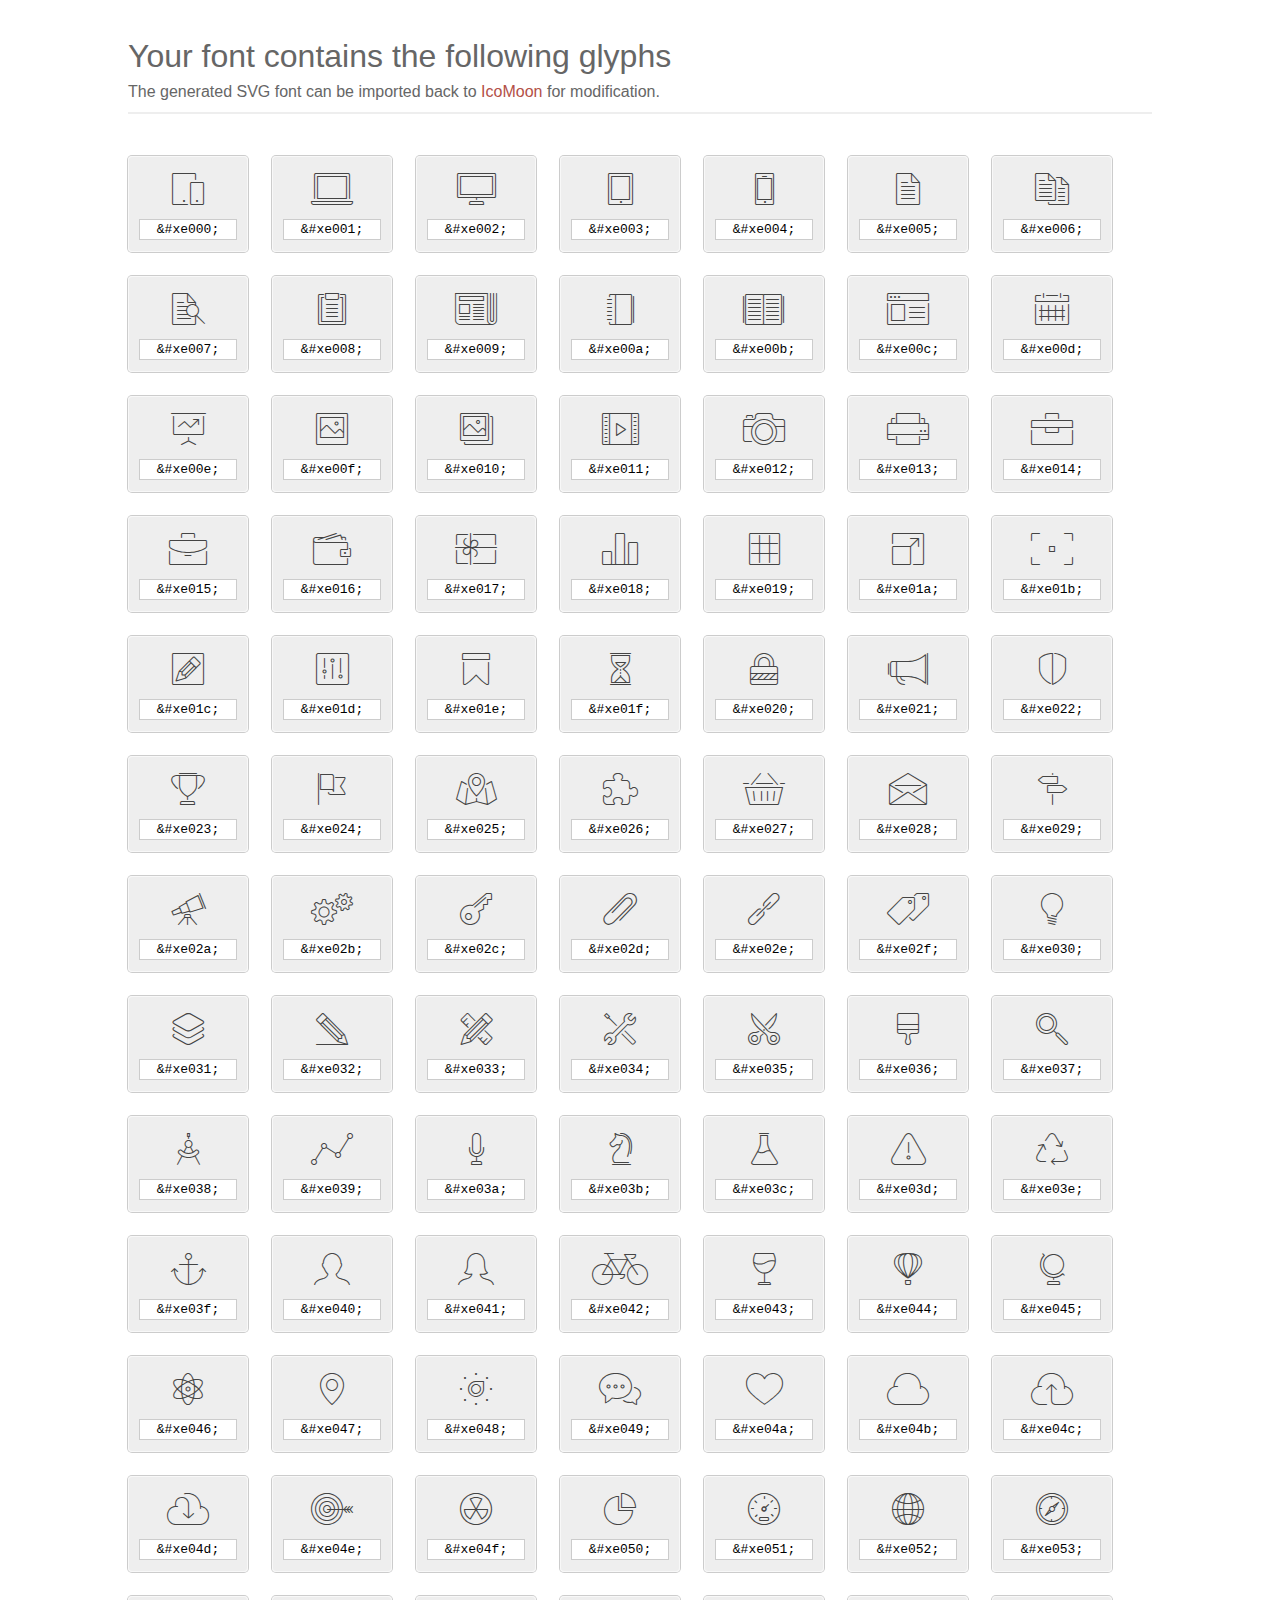
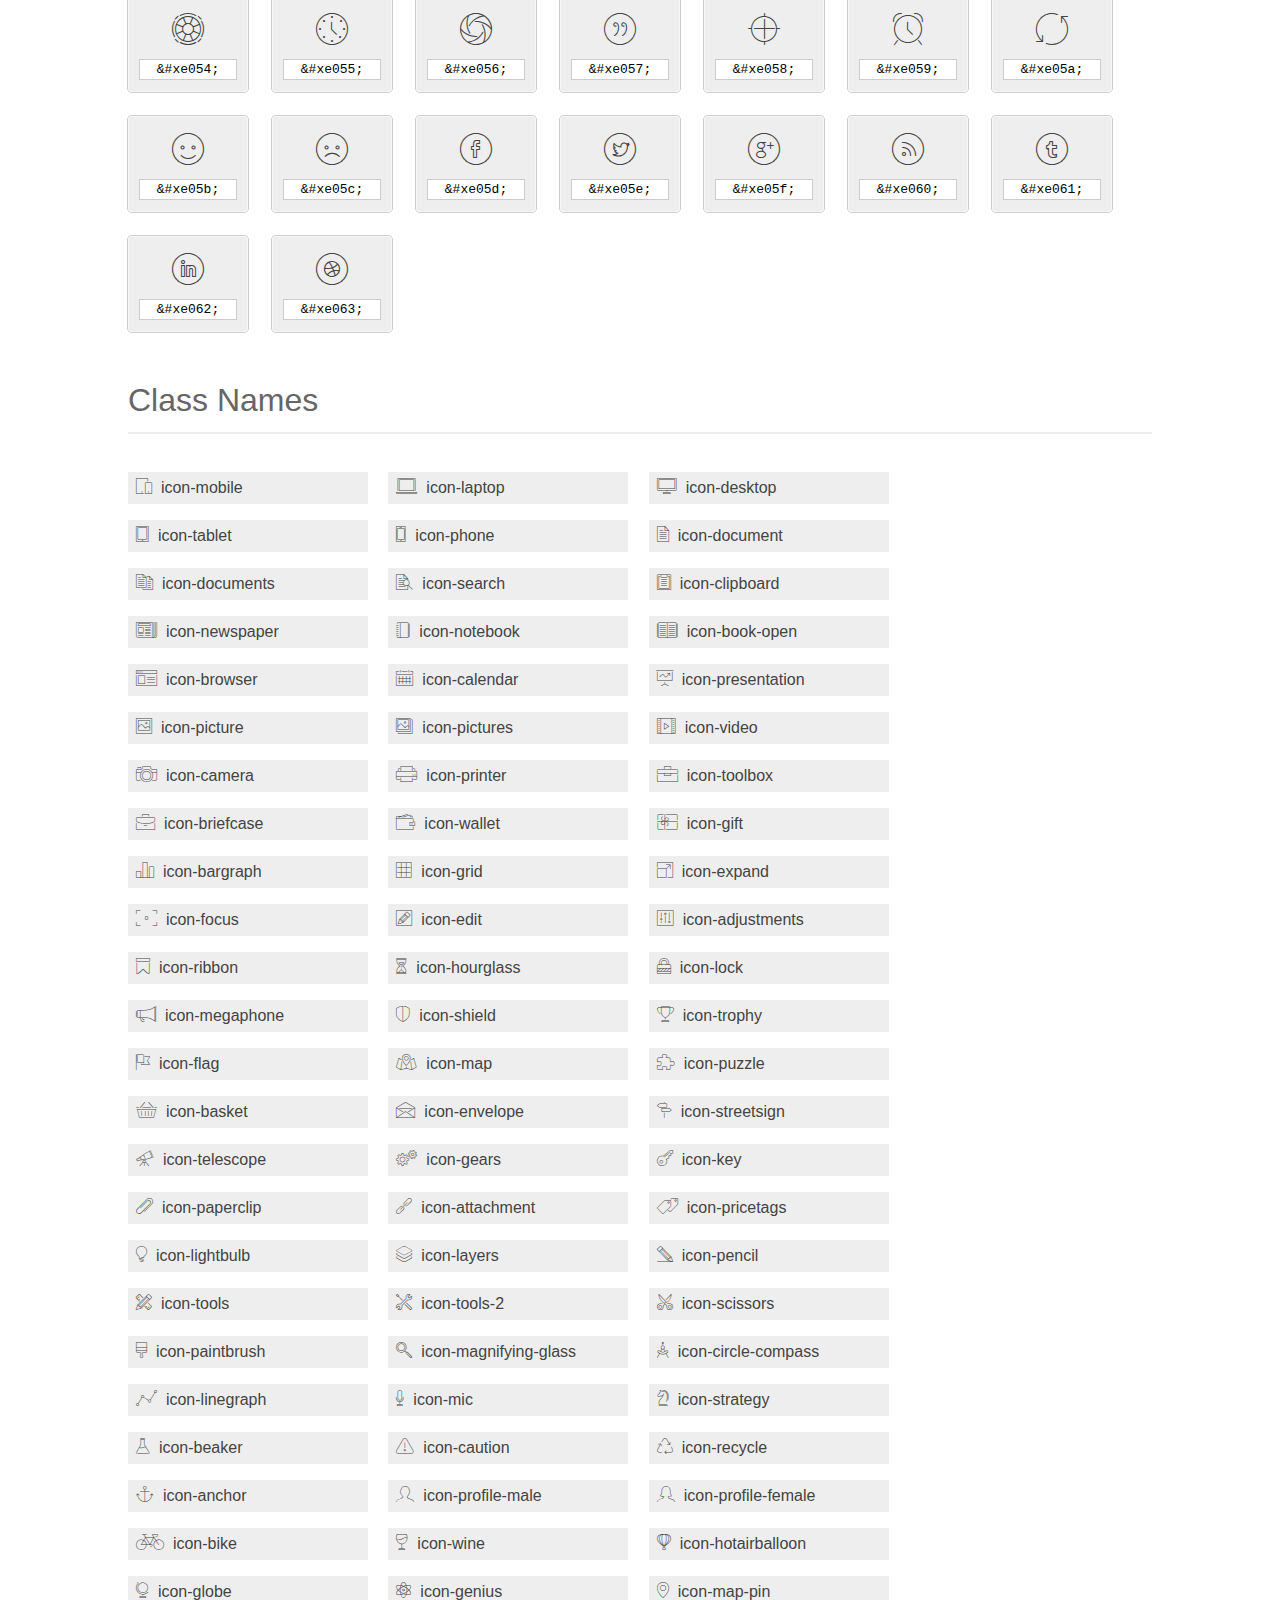
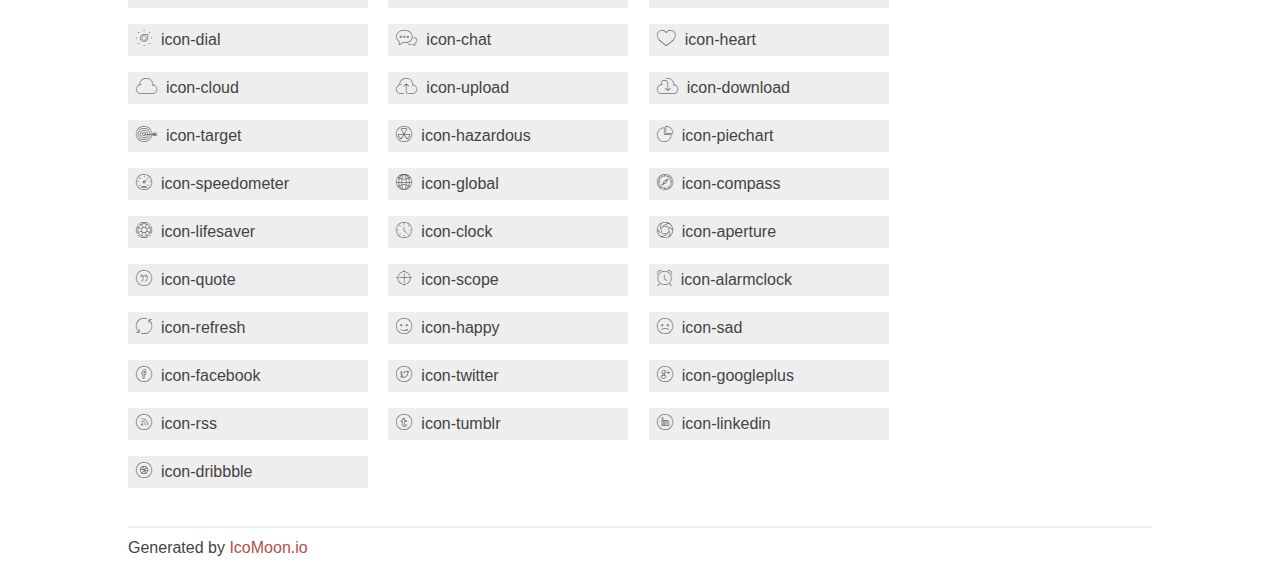
<file: fonts/et-line-font/index.html>
<!doctype html>
<html>
<head>
<title>Your Font/Glyphs</title>
<link rel="stylesheet" href="style.css" />
<!--[if lte IE 7]><script src="lte-ie7.js"></script><![endif]-->
<style>
	section, header, footer {display: block;}
	body {
		font-family: sans-serif;
		color: #444;
		line-height: 1.5;
		font-size: 1em;
	}
	* {
		-moz-box-sizing: border-box;
		-webkit-box-sizing: border-box;
		box-sizing: border-box;
		margin: 0;
		padding: 0;
	}
	.glyph {
		font-size: 16px;
		float: left;
		text-align: center;
		background: #eee;
		padding: .75em;
		margin: .75em 1.5em .75em 0;
		width: 7.5em;
		border-radius: .25em;
		box-shadow: inset 0 0 0 1px #f8f8f8, 0 0 0 1px #CCC;
	}
	.glyph input {
		font-family: consolas, monospace;
		font-size: 13px;
		width: 100%;
		text-align: center;
		border: 0;
		box-shadow: 0 0 0 1px #ccc;
		padding: .125em;
	}
	.w-main {
		width: 80%;
	}
	.centered {
		margin-left: auto;
		margin-right: auto;
	}
	.fs1 {
		font-size: 2em;
	}
	header {
		margin: 2em 0;
		padding-bottom: .5em;
		color: #666;
		box-shadow: 0 2px #eee;
	}
	header h1 {
		font-size: 2em;
		font-weight: normal;
	}
	.clearfix:before, .clearfix:after { content: ""; display: table; }
	.clearfix:after, .clear { clear: both; }
	footer {
		margin-top: 2em;
		padding: .5em 0;
		box-shadow: 0 -2px #eee;
	}
	a, a:visited {
		color: #B35047;
		text-decoration: none;
	}
	a:hover, a:focus {color: #000;}
	.box1 {
		font-size: 16px;
		display: inline-block;
		width: 15em;
		padding: .25em .5em;
		background: #eee;
		margin: .5em 1em .5em 0;
	}
</style>
</head>
<body>
	<div class="w-main centered">
	<section class="mtm clearfix" id="glyphs">
	<header>
		<h1>Your font contains the following glyphs</h1>
		<p>The generated SVG font can be imported back to <a href="http://icomoon.io/app">IcoMoon</a> for modification.</p>
	</header>
	<div class="glyph">
		<div class="fs1" aria-hidden="true" data-icon="&#xe000;"></div>
		<input type="text" readonly="readonly" value="&amp;#xe000;" />
	</div>
	<div class="glyph">
		<div class="fs1" aria-hidden="true" data-icon="&#xe001;"></div>
		<input type="text" readonly="readonly" value="&amp;#xe001;" />
	</div>
	<div class="glyph">
		<div class="fs1" aria-hidden="true" data-icon="&#xe002;"></div>
		<input type="text" readonly="readonly" value="&amp;#xe002;" />
	</div>
	<div class="glyph">
		<div class="fs1" aria-hidden="true" data-icon="&#xe003;"></div>
		<input type="text" readonly="readonly" value="&amp;#xe003;" />
	</div>
	<div class="glyph">
		<div class="fs1" aria-hidden="true" data-icon="&#xe004;"></div>
		<input type="text" readonly="readonly" value="&amp;#xe004;" />
	</div>
	<div class="glyph">
		<div class="fs1" aria-hidden="true" data-icon="&#xe005;"></div>
		<input type="text" readonly="readonly" value="&amp;#xe005;" />
	</div>
	<div class="glyph">
		<div class="fs1" aria-hidden="true" data-icon="&#xe006;"></div>
		<input type="text" readonly="readonly" value="&amp;#xe006;" />
	</div>
	<div class="glyph">
		<div class="fs1" aria-hidden="true" data-icon="&#xe007;"></div>
		<input type="text" readonly="readonly" value="&amp;#xe007;" />
	</div>
	<div class="glyph">
		<div class="fs1" aria-hidden="true" data-icon="&#xe008;"></div>
		<input type="text" readonly="readonly" value="&amp;#xe008;" />
	</div>
	<div class="glyph">
		<div class="fs1" aria-hidden="true" data-icon="&#xe009;"></div>
		<input type="text" readonly="readonly" value="&amp;#xe009;" />
	</div>
	<div class="glyph">
		<div class="fs1" aria-hidden="true" data-icon="&#xe00a;"></div>
		<input type="text" readonly="readonly" value="&amp;#xe00a;" />
	</div>
	<div class="glyph">
		<div class="fs1" aria-hidden="true" data-icon="&#xe00b;"></div>
		<input type="text" readonly="readonly" value="&amp;#xe00b;" />
	</div>
	<div class="glyph">
		<div class="fs1" aria-hidden="true" data-icon="&#xe00c;"></div>
		<input type="text" readonly="readonly" value="&amp;#xe00c;" />
	</div>
	<div class="glyph">
		<div class="fs1" aria-hidden="true" data-icon="&#xe00d;"></div>
		<input type="text" readonly="readonly" value="&amp;#xe00d;" />
	</div>
	<div class="glyph">
		<div class="fs1" aria-hidden="true" data-icon="&#xe00e;"></div>
		<input type="text" readonly="readonly" value="&amp;#xe00e;" />
	</div>
	<div class="glyph">
		<div class="fs1" aria-hidden="true" data-icon="&#xe00f;"></div>
		<input type="text" readonly="readonly" value="&amp;#xe00f;" />
	</div>
	<div class="glyph">
		<div class="fs1" aria-hidden="true" data-icon="&#xe010;"></div>
		<input type="text" readonly="readonly" value="&amp;#xe010;" />
	</div>
	<div class="glyph">
		<div class="fs1" aria-hidden="true" data-icon="&#xe011;"></div>
		<input type="text" readonly="readonly" value="&amp;#xe011;" />
	</div>
	<div class="glyph">
		<div class="fs1" aria-hidden="true" data-icon="&#xe012;"></div>
		<input type="text" readonly="readonly" value="&amp;#xe012;" />
	</div>
	<div class="glyph">
		<div class="fs1" aria-hidden="true" data-icon="&#xe013;"></div>
		<input type="text" readonly="readonly" value="&amp;#xe013;" />
	</div>
	<div class="glyph">
		<div class="fs1" aria-hidden="true" data-icon="&#xe014;"></div>
		<input type="text" readonly="readonly" value="&amp;#xe014;" />
	</div>
	<div class="glyph">
		<div class="fs1" aria-hidden="true" data-icon="&#xe015;"></div>
		<input type="text" readonly="readonly" value="&amp;#xe015;" />
	</div>
	<div class="glyph">
		<div class="fs1" aria-hidden="true" data-icon="&#xe016;"></div>
		<input type="text" readonly="readonly" value="&amp;#xe016;" />
	</div>
	<div class="glyph">
		<div class="fs1" aria-hidden="true" data-icon="&#xe017;"></div>
		<input type="text" readonly="readonly" value="&amp;#xe017;" />
	</div>
	<div class="glyph">
		<div class="fs1" aria-hidden="true" data-icon="&#xe018;"></div>
		<input type="text" readonly="readonly" value="&amp;#xe018;" />
	</div>
	<div class="glyph">
		<div class="fs1" aria-hidden="true" data-icon="&#xe019;"></div>
		<input type="text" readonly="readonly" value="&amp;#xe019;" />
	</div>
	<div class="glyph">
		<div class="fs1" aria-hidden="true" data-icon="&#xe01a;"></div>
		<input type="text" readonly="readonly" value="&amp;#xe01a;" />
	</div>
	<div class="glyph">
		<div class="fs1" aria-hidden="true" data-icon="&#xe01b;"></div>
		<input type="text" readonly="readonly" value="&amp;#xe01b;" />
	</div>
	<div class="glyph">
		<div class="fs1" aria-hidden="true" data-icon="&#xe01c;"></div>
		<input type="text" readonly="readonly" value="&amp;#xe01c;" />
	</div>
	<div class="glyph">
		<div class="fs1" aria-hidden="true" data-icon="&#xe01d;"></div>
		<input type="text" readonly="readonly" value="&amp;#xe01d;" />
	</div>
	<div class="glyph">
		<div class="fs1" aria-hidden="true" data-icon="&#xe01e;"></div>
		<input type="text" readonly="readonly" value="&amp;#xe01e;" />
	</div>
	<div class="glyph">
		<div class="fs1" aria-hidden="true" data-icon="&#xe01f;"></div>
		<input type="text" readonly="readonly" value="&amp;#xe01f;" />
	</div>
	<div class="glyph">
		<div class="fs1" aria-hidden="true" data-icon="&#xe020;"></div>
		<input type="text" readonly="readonly" value="&amp;#xe020;" />
	</div>
	<div class="glyph">
		<div class="fs1" aria-hidden="true" data-icon="&#xe021;"></div>
		<input type="text" readonly="readonly" value="&amp;#xe021;" />
	</div>
	<div class="glyph">
		<div class="fs1" aria-hidden="true" data-icon="&#xe022;"></div>
		<input type="text" readonly="readonly" value="&amp;#xe022;" />
	</div>
	<div class="glyph">
		<div class="fs1" aria-hidden="true" data-icon="&#xe023;"></div>
		<input type="text" readonly="readonly" value="&amp;#xe023;" />
	</div>
	<div class="glyph">
		<div class="fs1" aria-hidden="true" data-icon="&#xe024;"></div>
		<input type="text" readonly="readonly" value="&amp;#xe024;" />
	</div>
	<div class="glyph">
		<div class="fs1" aria-hidden="true" data-icon="&#xe025;"></div>
		<input type="text" readonly="readonly" value="&amp;#xe025;" />
	</div>
	<div class="glyph">
		<div class="fs1" aria-hidden="true" data-icon="&#xe026;"></div>
		<input type="text" readonly="readonly" value="&amp;#xe026;" />
	</div>
	<div class="glyph">
		<div class="fs1" aria-hidden="true" data-icon="&#xe027;"></div>
		<input type="text" readonly="readonly" value="&amp;#xe027;" />
	</div>
	<div class="glyph">
		<div class="fs1" aria-hidden="true" data-icon="&#xe028;"></div>
		<input type="text" readonly="readonly" value="&amp;#xe028;" />
	</div>
	<div class="glyph">
		<div class="fs1" aria-hidden="true" data-icon="&#xe029;"></div>
		<input type="text" readonly="readonly" value="&amp;#xe029;" />
	</div>
	<div class="glyph">
		<div class="fs1" aria-hidden="true" data-icon="&#xe02a;"></div>
		<input type="text" readonly="readonly" value="&amp;#xe02a;" />
	</div>
	<div class="glyph">
		<div class="fs1" aria-hidden="true" data-icon="&#xe02b;"></div>
		<input type="text" readonly="readonly" value="&amp;#xe02b;" />
	</div>
	<div class="glyph">
		<div class="fs1" aria-hidden="true" data-icon="&#xe02c;"></div>
		<input type="text" readonly="readonly" value="&amp;#xe02c;" />
	</div>
	<div class="glyph">
		<div class="fs1" aria-hidden="true" data-icon="&#xe02d;"></div>
		<input type="text" readonly="readonly" value="&amp;#xe02d;" />
	</div>
	<div class="glyph">
		<div class="fs1" aria-hidden="true" data-icon="&#xe02e;"></div>
		<input type="text" readonly="readonly" value="&amp;#xe02e;" />
	</div>
	<div class="glyph">
		<div class="fs1" aria-hidden="true" data-icon="&#xe02f;"></div>
		<input type="text" readonly="readonly" value="&amp;#xe02f;" />
	</div>
	<div class="glyph">
		<div class="fs1" aria-hidden="true" data-icon="&#xe030;"></div>
		<input type="text" readonly="readonly" value="&amp;#xe030;" />
	</div>
	<div class="glyph">
		<div class="fs1" aria-hidden="true" data-icon="&#xe031;"></div>
		<input type="text" readonly="readonly" value="&amp;#xe031;" />
	</div>
	<div class="glyph">
		<div class="fs1" aria-hidden="true" data-icon="&#xe032;"></div>
		<input type="text" readonly="readonly" value="&amp;#xe032;" />
	</div>
	<div class="glyph">
		<div class="fs1" aria-hidden="true" data-icon="&#xe033;"></div>
		<input type="text" readonly="readonly" value="&amp;#xe033;" />
	</div>
	<div class="glyph">
		<div class="fs1" aria-hidden="true" data-icon="&#xe034;"></div>
		<input type="text" readonly="readonly" value="&amp;#xe034;" />
	</div>
	<div class="glyph">
		<div class="fs1" aria-hidden="true" data-icon="&#xe035;"></div>
		<input type="text" readonly="readonly" value="&amp;#xe035;" />
	</div>
	<div class="glyph">
		<div class="fs1" aria-hidden="true" data-icon="&#xe036;"></div>
		<input type="text" readonly="readonly" value="&amp;#xe036;" />
	</div>
	<div class="glyph">
		<div class="fs1" aria-hidden="true" data-icon="&#xe037;"></div>
		<input type="text" readonly="readonly" value="&amp;#xe037;" />
	</div>
	<div class="glyph">
		<div class="fs1" aria-hidden="true" data-icon="&#xe038;"></div>
		<input type="text" readonly="readonly" value="&amp;#xe038;" />
	</div>
	<div class="glyph">
		<div class="fs1" aria-hidden="true" data-icon="&#xe039;"></div>
		<input type="text" readonly="readonly" value="&amp;#xe039;" />
	</div>
	<div class="glyph">
		<div class="fs1" aria-hidden="true" data-icon="&#xe03a;"></div>
		<input type="text" readonly="readonly" value="&amp;#xe03a;" />
	</div>
	<div class="glyph">
		<div class="fs1" aria-hidden="true" data-icon="&#xe03b;"></div>
		<input type="text" readonly="readonly" value="&amp;#xe03b;" />
	</div>
	<div class="glyph">
		<div class="fs1" aria-hidden="true" data-icon="&#xe03c;"></div>
		<input type="text" readonly="readonly" value="&amp;#xe03c;" />
	</div>
	<div class="glyph">
		<div class="fs1" aria-hidden="true" data-icon="&#xe03d;"></div>
		<input type="text" readonly="readonly" value="&amp;#xe03d;" />
	</div>
	<div class="glyph">
		<div class="fs1" aria-hidden="true" data-icon="&#xe03e;"></div>
		<input type="text" readonly="readonly" value="&amp;#xe03e;" />
	</div>
	<div class="glyph">
		<div class="fs1" aria-hidden="true" data-icon="&#xe03f;"></div>
		<input type="text" readonly="readonly" value="&amp;#xe03f;" />
	</div>
	<div class="glyph">
		<div class="fs1" aria-hidden="true" data-icon="&#xe040;"></div>
		<input type="text" readonly="readonly" value="&amp;#xe040;" />
	</div>
	<div class="glyph">
		<div class="fs1" aria-hidden="true" data-icon="&#xe041;"></div>
		<input type="text" readonly="readonly" value="&amp;#xe041;" />
	</div>
	<div class="glyph">
		<div class="fs1" aria-hidden="true" data-icon="&#xe042;"></div>
		<input type="text" readonly="readonly" value="&amp;#xe042;" />
	</div>
	<div class="glyph">
		<div class="fs1" aria-hidden="true" data-icon="&#xe043;"></div>
		<input type="text" readonly="readonly" value="&amp;#xe043;" />
	</div>
	<div class="glyph">
		<div class="fs1" aria-hidden="true" data-icon="&#xe044;"></div>
		<input type="text" readonly="readonly" value="&amp;#xe044;" />
	</div>
	<div class="glyph">
		<div class="fs1" aria-hidden="true" data-icon="&#xe045;"></div>
		<input type="text" readonly="readonly" value="&amp;#xe045;" />
	</div>
	<div class="glyph">
		<div class="fs1" aria-hidden="true" data-icon="&#xe046;"></div>
		<input type="text" readonly="readonly" value="&amp;#xe046;" />
	</div>
	<div class="glyph">
		<div class="fs1" aria-hidden="true" data-icon="&#xe047;"></div>
		<input type="text" readonly="readonly" value="&amp;#xe047;" />
	</div>
	<div class="glyph">
		<div class="fs1" aria-hidden="true" data-icon="&#xe048;"></div>
		<input type="text" readonly="readonly" value="&amp;#xe048;" />
	</div>
	<div class="glyph">
		<div class="fs1" aria-hidden="true" data-icon="&#xe049;"></div>
		<input type="text" readonly="readonly" value="&amp;#xe049;" />
	</div>
	<div class="glyph">
		<div class="fs1" aria-hidden="true" data-icon="&#xe04a;"></div>
		<input type="text" readonly="readonly" value="&amp;#xe04a;" />
	</div>
	<div class="glyph">
		<div class="fs1" aria-hidden="true" data-icon="&#xe04b;"></div>
		<input type="text" readonly="readonly" value="&amp;#xe04b;" />
	</div>
	<div class="glyph">
		<div class="fs1" aria-hidden="true" data-icon="&#xe04c;"></div>
		<input type="text" readonly="readonly" value="&amp;#xe04c;" />
	</div>
	<div class="glyph">
		<div class="fs1" aria-hidden="true" data-icon="&#xe04d;"></div>
		<input type="text" readonly="readonly" value="&amp;#xe04d;" />
	</div>
	<div class="glyph">
		<div class="fs1" aria-hidden="true" data-icon="&#xe04e;"></div>
		<input type="text" readonly="readonly" value="&amp;#xe04e;" />
	</div>
	<div class="glyph">
		<div class="fs1" aria-hidden="true" data-icon="&#xe04f;"></div>
		<input type="text" readonly="readonly" value="&amp;#xe04f;" />
	</div>
	<div class="glyph">
		<div class="fs1" aria-hidden="true" data-icon="&#xe050;"></div>
		<input type="text" readonly="readonly" value="&amp;#xe050;" />
	</div>
	<div class="glyph">
		<div class="fs1" aria-hidden="true" data-icon="&#xe051;"></div>
		<input type="text" readonly="readonly" value="&amp;#xe051;" />
	</div>
	<div class="glyph">
		<div class="fs1" aria-hidden="true" data-icon="&#xe052;"></div>
		<input type="text" readonly="readonly" value="&amp;#xe052;" />
	</div>
	<div class="glyph">
		<div class="fs1" aria-hidden="true" data-icon="&#xe053;"></div>
		<input type="text" readonly="readonly" value="&amp;#xe053;" />
	</div>
	<div class="glyph">
		<div class="fs1" aria-hidden="true" data-icon="&#xe054;"></div>
		<input type="text" readonly="readonly" value="&amp;#xe054;" />
	</div>
	<div class="glyph">
		<div class="fs1" aria-hidden="true" data-icon="&#xe055;"></div>
		<input type="text" readonly="readonly" value="&amp;#xe055;" />
	</div>
	<div class="glyph">
		<div class="fs1" aria-hidden="true" data-icon="&#xe056;"></div>
		<input type="text" readonly="readonly" value="&amp;#xe056;" />
	</div>
	<div class="glyph">
		<div class="fs1" aria-hidden="true" data-icon="&#xe057;"></div>
		<input type="text" readonly="readonly" value="&amp;#xe057;" />
	</div>
	<div class="glyph">
		<div class="fs1" aria-hidden="true" data-icon="&#xe058;"></div>
		<input type="text" readonly="readonly" value="&amp;#xe058;" />
	</div>
	<div class="glyph">
		<div class="fs1" aria-hidden="true" data-icon="&#xe059;"></div>
		<input type="text" readonly="readonly" value="&amp;#xe059;" />
	</div>
	<div class="glyph">
		<div class="fs1" aria-hidden="true" data-icon="&#xe05a;"></div>
		<input type="text" readonly="readonly" value="&amp;#xe05a;" />
	</div>
	<div class="glyph">
		<div class="fs1" aria-hidden="true" data-icon="&#xe05b;"></div>
		<input type="text" readonly="readonly" value="&amp;#xe05b;" />
	</div>
	<div class="glyph">
		<div class="fs1" aria-hidden="true" data-icon="&#xe05c;"></div>
		<input type="text" readonly="readonly" value="&amp;#xe05c;" />
	</div>
	<div class="glyph">
		<div class="fs1" aria-hidden="true" data-icon="&#xe05d;"></div>
		<input type="text" readonly="readonly" value="&amp;#xe05d;" />
	</div>
	<div class="glyph">
		<div class="fs1" aria-hidden="true" data-icon="&#xe05e;"></div>
		<input type="text" readonly="readonly" value="&amp;#xe05e;" />
	</div>
	<div class="glyph">
		<div class="fs1" aria-hidden="true" data-icon="&#xe05f;"></div>
		<input type="text" readonly="readonly" value="&amp;#xe05f;" />
	</div>
	<div class="glyph">
		<div class="fs1" aria-hidden="true" data-icon="&#xe060;"></div>
		<input type="text" readonly="readonly" value="&amp;#xe060;" />
	</div>
	<div class="glyph">
		<div class="fs1" aria-hidden="true" data-icon="&#xe061;"></div>
		<input type="text" readonly="readonly" value="&amp;#xe061;" />
	</div>
	<div class="glyph">
		<div class="fs1" aria-hidden="true" data-icon="&#xe062;"></div>
		<input type="text" readonly="readonly" value="&amp;#xe062;" />
	</div>
	<div class="glyph">
		<div class="fs1" aria-hidden="true" data-icon="&#xe063;"></div>
		<input type="text" readonly="readonly" value="&amp;#xe063;" />
	</div>
	</section>
	<div class="clear"></div>
	<section class="mtm clearfix" id="glyphs">
	<header>
		<h1>Class Names</h1>
	</header>
	<span class="box1">
		<span aria-hidden="true" class="icon-mobile"></span>
		&nbsp;icon-mobile
	</span>
	<span class="box1">
		<span aria-hidden="true" class="icon-laptop"></span>
		&nbsp;icon-laptop
	</span>
	<span class="box1">
		<span aria-hidden="true" class="icon-desktop"></span>
		&nbsp;icon-desktop
	</span>
	<span class="box1">
		<span aria-hidden="true" class="icon-tablet"></span>
		&nbsp;icon-tablet
	</span>
	<span class="box1">
		<span aria-hidden="true" class="icon-phone"></span>
		&nbsp;icon-phone
	</span>
	<span class="box1">
		<span aria-hidden="true" class="icon-document"></span>
		&nbsp;icon-document
	</span>
	<span class="box1">
		<span aria-hidden="true" class="icon-documents"></span>
		&nbsp;icon-documents
	</span>
	<span class="box1">
		<span aria-hidden="true" class="icon-search"></span>
		&nbsp;icon-search
	</span>
	<span class="box1">
		<span aria-hidden="true" class="icon-clipboard"></span>
		&nbsp;icon-clipboard
	</span>
	<span class="box1">
		<span aria-hidden="true" class="icon-newspaper"></span>
		&nbsp;icon-newspaper
	</span>
	<span class="box1">
		<span aria-hidden="true" class="icon-notebook"></span>
		&nbsp;icon-notebook
	</span>
	<span class="box1">
		<span aria-hidden="true" class="icon-book-open"></span>
		&nbsp;icon-book-open
	</span>
	<span class="box1">
		<span aria-hidden="true" class="icon-browser"></span>
		&nbsp;icon-browser
	</span>
	<span class="box1">
		<span aria-hidden="true" class="icon-calendar"></span>
		&nbsp;icon-calendar
	</span>
	<span class="box1">
		<span aria-hidden="true" class="icon-presentation"></span>
		&nbsp;icon-presentation
	</span>
	<span class="box1">
		<span aria-hidden="true" class="icon-picture"></span>
		&nbsp;icon-picture
	</span>
	<span class="box1">
		<span aria-hidden="true" class="icon-pictures"></span>
		&nbsp;icon-pictures
	</span>
	<span class="box1">
		<span aria-hidden="true" class="icon-video"></span>
		&nbsp;icon-video
	</span>
	<span class="box1">
		<span aria-hidden="true" class="icon-camera"></span>
		&nbsp;icon-camera
	</span>
	<span class="box1">
		<span aria-hidden="true" class="icon-printer"></span>
		&nbsp;icon-printer
	</span>
	<span class="box1">
		<span aria-hidden="true" class="icon-toolbox"></span>
		&nbsp;icon-toolbox
	</span>
	<span class="box1">
		<span aria-hidden="true" class="icon-briefcase"></span>
		&nbsp;icon-briefcase
	</span>
	<span class="box1">
		<span aria-hidden="true" class="icon-wallet"></span>
		&nbsp;icon-wallet
	</span>
	<span class="box1">
		<span aria-hidden="true" class="icon-gift"></span>
		&nbsp;icon-gift
	</span>
	<span class="box1">
		<span aria-hidden="true" class="icon-bargraph"></span>
		&nbsp;icon-bargraph
	</span>
	<span class="box1">
		<span aria-hidden="true" class="icon-grid"></span>
		&nbsp;icon-grid
	</span>
	<span class="box1">
		<span aria-hidden="true" class="icon-expand"></span>
		&nbsp;icon-expand
	</span>
	<span class="box1">
		<span aria-hidden="true" class="icon-focus"></span>
		&nbsp;icon-focus
	</span>
	<span class="box1">
		<span aria-hidden="true" class="icon-edit"></span>
		&nbsp;icon-edit
	</span>
	<span class="box1">
		<span aria-hidden="true" class="icon-adjustments"></span>
		&nbsp;icon-adjustments
	</span>
	<span class="box1">
		<span aria-hidden="true" class="icon-ribbon"></span>
		&nbsp;icon-ribbon
	</span>
	<span class="box1">
		<span aria-hidden="true" class="icon-hourglass"></span>
		&nbsp;icon-hourglass
	</span>
	<span class="box1">
		<span aria-hidden="true" class="icon-lock"></span>
		&nbsp;icon-lock
	</span>
	<span class="box1">
		<span aria-hidden="true" class="icon-megaphone"></span>
		&nbsp;icon-megaphone
	</span>
	<span class="box1">
		<span aria-hidden="true" class="icon-shield"></span>
		&nbsp;icon-shield
	</span>
	<span class="box1">
		<span aria-hidden="true" class="icon-trophy"></span>
		&nbsp;icon-trophy
	</span>
	<span class="box1">
		<span aria-hidden="true" class="icon-flag"></span>
		&nbsp;icon-flag
	</span>
	<span class="box1">
		<span aria-hidden="true" class="icon-map"></span>
		&nbsp;icon-map
	</span>
	<span class="box1">
		<span aria-hidden="true" class="icon-puzzle"></span>
		&nbsp;icon-puzzle
	</span>
	<span class="box1">
		<span aria-hidden="true" class="icon-basket"></span>
		&nbsp;icon-basket
	</span>
	<span class="box1">
		<span aria-hidden="true" class="icon-envelope"></span>
		&nbsp;icon-envelope
	</span>
	<span class="box1">
		<span aria-hidden="true" class="icon-streetsign"></span>
		&nbsp;icon-streetsign
	</span>
	<span class="box1">
		<span aria-hidden="true" class="icon-telescope"></span>
		&nbsp;icon-telescope
	</span>
	<span class="box1">
		<span aria-hidden="true" class="icon-gears"></span>
		&nbsp;icon-gears
	</span>
	<span class="box1">
		<span aria-hidden="true" class="icon-key"></span>
		&nbsp;icon-key
	</span>
	<span class="box1">
		<span aria-hidden="true" class="icon-paperclip"></span>
		&nbsp;icon-paperclip
	</span>
	<span class="box1">
		<span aria-hidden="true" class="icon-attachment"></span>
		&nbsp;icon-attachment
	</span>
	<span class="box1">
		<span aria-hidden="true" class="icon-pricetags"></span>
		&nbsp;icon-pricetags
	</span>
	<span class="box1">
		<span aria-hidden="true" class="icon-lightbulb"></span>
		&nbsp;icon-lightbulb
	</span>
	<span class="box1">
		<span aria-hidden="true" class="icon-layers"></span>
		&nbsp;icon-layers
	</span>
	<span class="box1">
		<span aria-hidden="true" class="icon-pencil"></span>
		&nbsp;icon-pencil
	</span>
	<span class="box1">
		<span aria-hidden="true" class="icon-tools"></span>
		&nbsp;icon-tools
	</span>
	<span class="box1">
		<span aria-hidden="true" class="icon-tools-2"></span>
		&nbsp;icon-tools-2
	</span>
	<span class="box1">
		<span aria-hidden="true" class="icon-scissors"></span>
		&nbsp;icon-scissors
	</span>
	<span class="box1">
		<span aria-hidden="true" class="icon-paintbrush"></span>
		&nbsp;icon-paintbrush
	</span>
	<span class="box1">
		<span aria-hidden="true" class="icon-magnifying-glass"></span>
		&nbsp;icon-magnifying-glass
	</span>
	<span class="box1">
		<span aria-hidden="true" class="icon-circle-compass"></span>
		&nbsp;icon-circle-compass
	</span>
	<span class="box1">
		<span aria-hidden="true" class="icon-linegraph"></span>
		&nbsp;icon-linegraph
	</span>
	<span class="box1">
		<span aria-hidden="true" class="icon-mic"></span>
		&nbsp;icon-mic
	</span>
	<span class="box1">
		<span aria-hidden="true" class="icon-strategy"></span>
		&nbsp;icon-strategy
	</span>
	<span class="box1">
		<span aria-hidden="true" class="icon-beaker"></span>
		&nbsp;icon-beaker
	</span>
	<span class="box1">
		<span aria-hidden="true" class="icon-caution"></span>
		&nbsp;icon-caution
	</span>
	<span class="box1">
		<span aria-hidden="true" class="icon-recycle"></span>
		&nbsp;icon-recycle
	</span>
	<span class="box1">
		<span aria-hidden="true" class="icon-anchor"></span>
		&nbsp;icon-anchor
	</span>
	<span class="box1">
		<span aria-hidden="true" class="icon-profile-male"></span>
		&nbsp;icon-profile-male
	</span>
	<span class="box1">
		<span aria-hidden="true" class="icon-profile-female"></span>
		&nbsp;icon-profile-female
	</span>
	<span class="box1">
		<span aria-hidden="true" class="icon-bike"></span>
		&nbsp;icon-bike
	</span>
	<span class="box1">
		<span aria-hidden="true" class="icon-wine"></span>
		&nbsp;icon-wine
	</span>
	<span class="box1">
		<span aria-hidden="true" class="icon-hotairballoon"></span>
		&nbsp;icon-hotairballoon
	</span>
	<span class="box1">
		<span aria-hidden="true" class="icon-globe"></span>
		&nbsp;icon-globe
	</span>
	<span class="box1">
		<span aria-hidden="true" class="icon-genius"></span>
		&nbsp;icon-genius
	</span>
	<span class="box1">
		<span aria-hidden="true" class="icon-map-pin"></span>
		&nbsp;icon-map-pin
	</span>
	<span class="box1">
		<span aria-hidden="true" class="icon-dial"></span>
		&nbsp;icon-dial
	</span>
	<span class="box1">
		<span aria-hidden="true" class="icon-chat"></span>
		&nbsp;icon-chat
	</span>
	<span class="box1">
		<span aria-hidden="true" class="icon-heart"></span>
		&nbsp;icon-heart
	</span>
	<span class="box1">
		<span aria-hidden="true" class="icon-cloud"></span>
		&nbsp;icon-cloud
	</span>
	<span class="box1">
		<span aria-hidden="true" class="icon-upload"></span>
		&nbsp;icon-upload
	</span>
	<span class="box1">
		<span aria-hidden="true" class="icon-download"></span>
		&nbsp;icon-download
	</span>
	<span class="box1">
		<span aria-hidden="true" class="icon-target"></span>
		&nbsp;icon-target
	</span>
	<span class="box1">
		<span aria-hidden="true" class="icon-hazardous"></span>
		&nbsp;icon-hazardous
	</span>
	<span class="box1">
		<span aria-hidden="true" class="icon-piechart"></span>
		&nbsp;icon-piechart
	</span>
	<span class="box1">
		<span aria-hidden="true" class="icon-speedometer"></span>
		&nbsp;icon-speedometer
	</span>
	<span class="box1">
		<span aria-hidden="true" class="icon-global"></span>
		&nbsp;icon-global
	</span>
	<span class="box1">
		<span aria-hidden="true" class="icon-compass"></span>
		&nbsp;icon-compass
	</span>
	<span class="box1">
		<span aria-hidden="true" class="icon-lifesaver"></span>
		&nbsp;icon-lifesaver
	</span>
	<span class="box1">
		<span aria-hidden="true" class="icon-clock"></span>
		&nbsp;icon-clock
	</span>
	<span class="box1">
		<span aria-hidden="true" class="icon-aperture"></span>
		&nbsp;icon-aperture
	</span>
	<span class="box1">
		<span aria-hidden="true" class="icon-quote"></span>
		&nbsp;icon-quote
	</span>
	<span class="box1">
		<span aria-hidden="true" class="icon-scope"></span>
		&nbsp;icon-scope
	</span>
	<span class="box1">
		<span aria-hidden="true" class="icon-alarmclock"></span>
		&nbsp;icon-alarmclock
	</span>
	<span class="box1">
		<span aria-hidden="true" class="icon-refresh"></span>
		&nbsp;icon-refresh
	</span>
	<span class="box1">
		<span aria-hidden="true" class="icon-happy"></span>
		&nbsp;icon-happy
	</span>
	<span class="box1">
		<span aria-hidden="true" class="icon-sad"></span>
		&nbsp;icon-sad
	</span>
	<span class="box1">
		<span aria-hidden="true" class="icon-facebook"></span>
		&nbsp;icon-facebook
	</span>
	<span class="box1">
		<span aria-hidden="true" class="icon-twitter"></span>
		&nbsp;icon-twitter
	</span>
	<span class="box1">
		<span aria-hidden="true" class="icon-googleplus"></span>
		&nbsp;icon-googleplus
	</span>
	<span class="box1">
		<span aria-hidden="true" class="icon-rss"></span>
		&nbsp;icon-rss
	</span>
	<span class="box1">
		<span aria-hidden="true" class="icon-tumblr"></span>
		&nbsp;icon-tumblr
	</span>
	<span class="box1">
		<span aria-hidden="true" class="icon-linkedin"></span>
		&nbsp;icon-linkedin
	</span>
	<span class="box1">
		<span aria-hidden="true" class="icon-dribbble"></span>
		&nbsp;icon-dribbble
	</span>
	</section>
	<footer>
		<p>Generated by <a href="http://icomoon.io">IcoMoon.io</a></p>
	</footer>
	</div>
	<script>
	document.getElementById("glyphs").addEventListener("click", function(e) {
		var target = e.target;
		if (target.tagName === "INPUT") {
			target.select();
		}
	});
	</script>
</body>
</html>
</file>
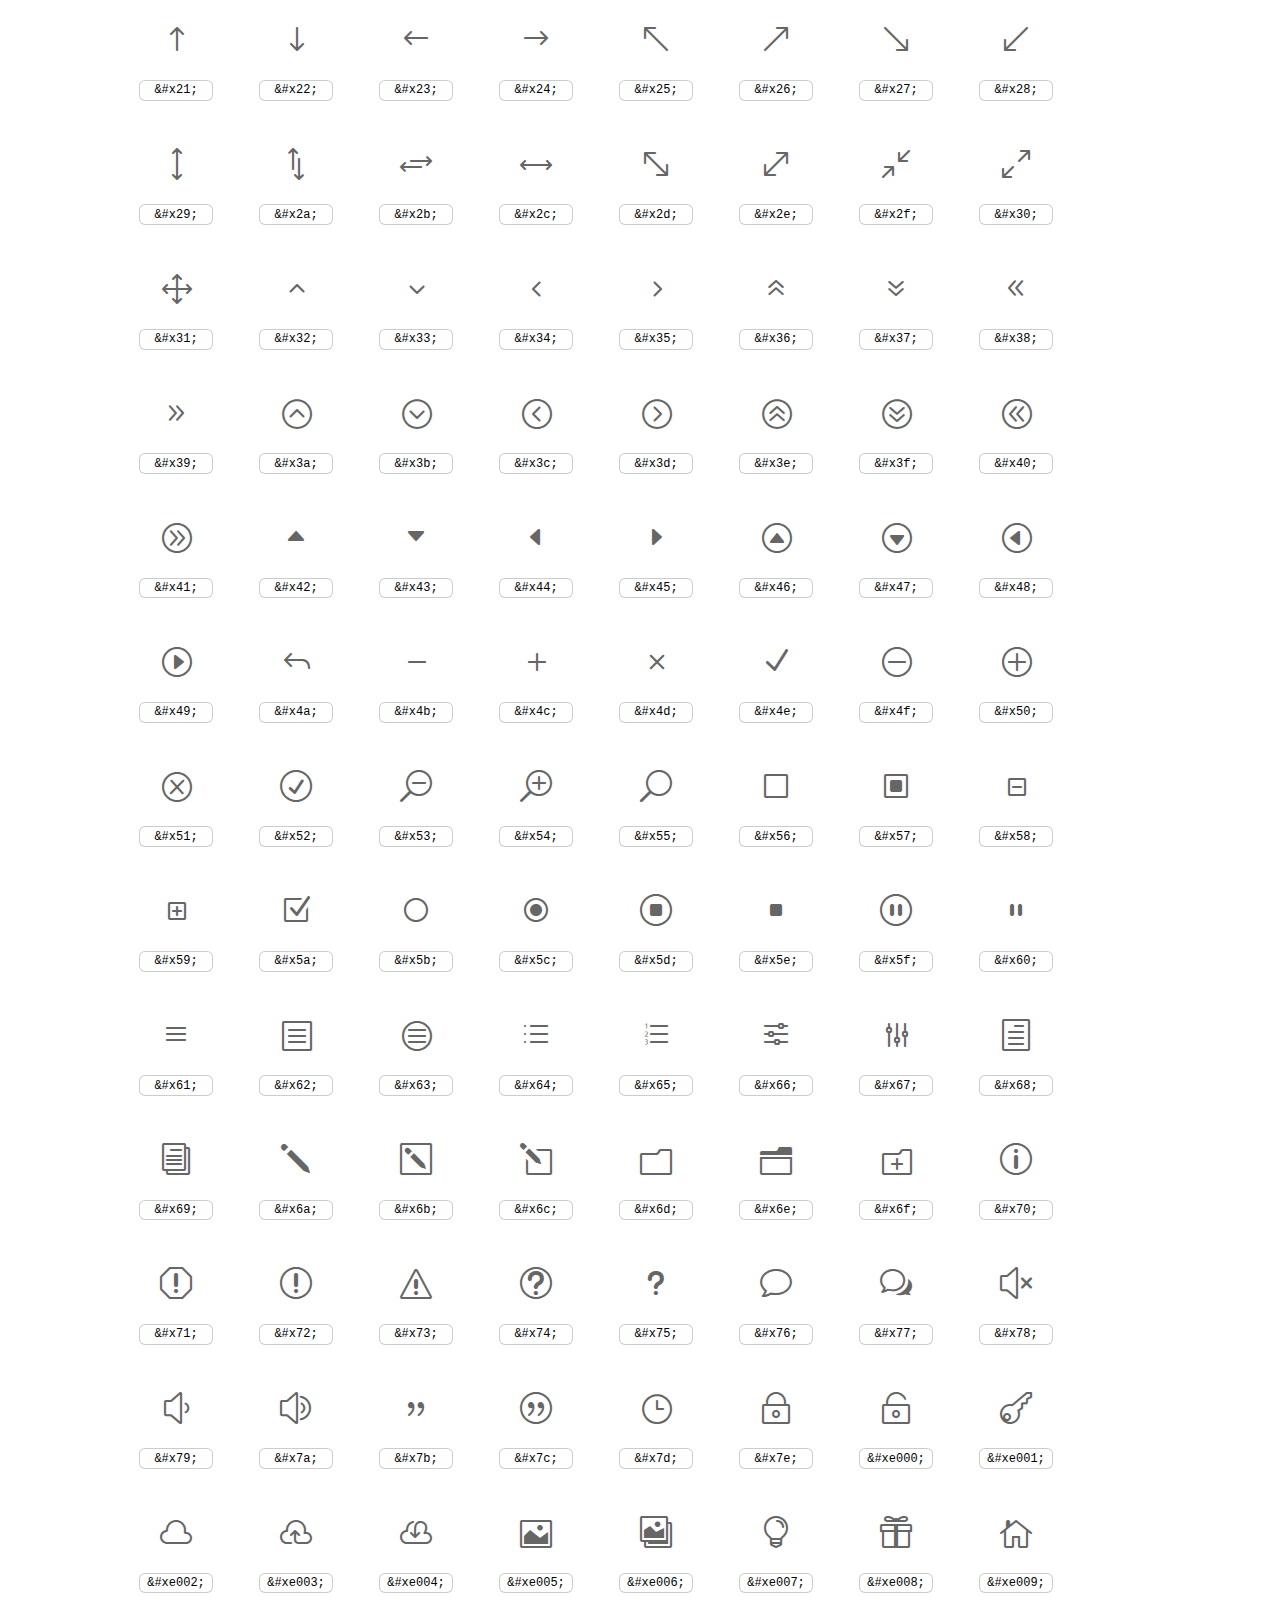
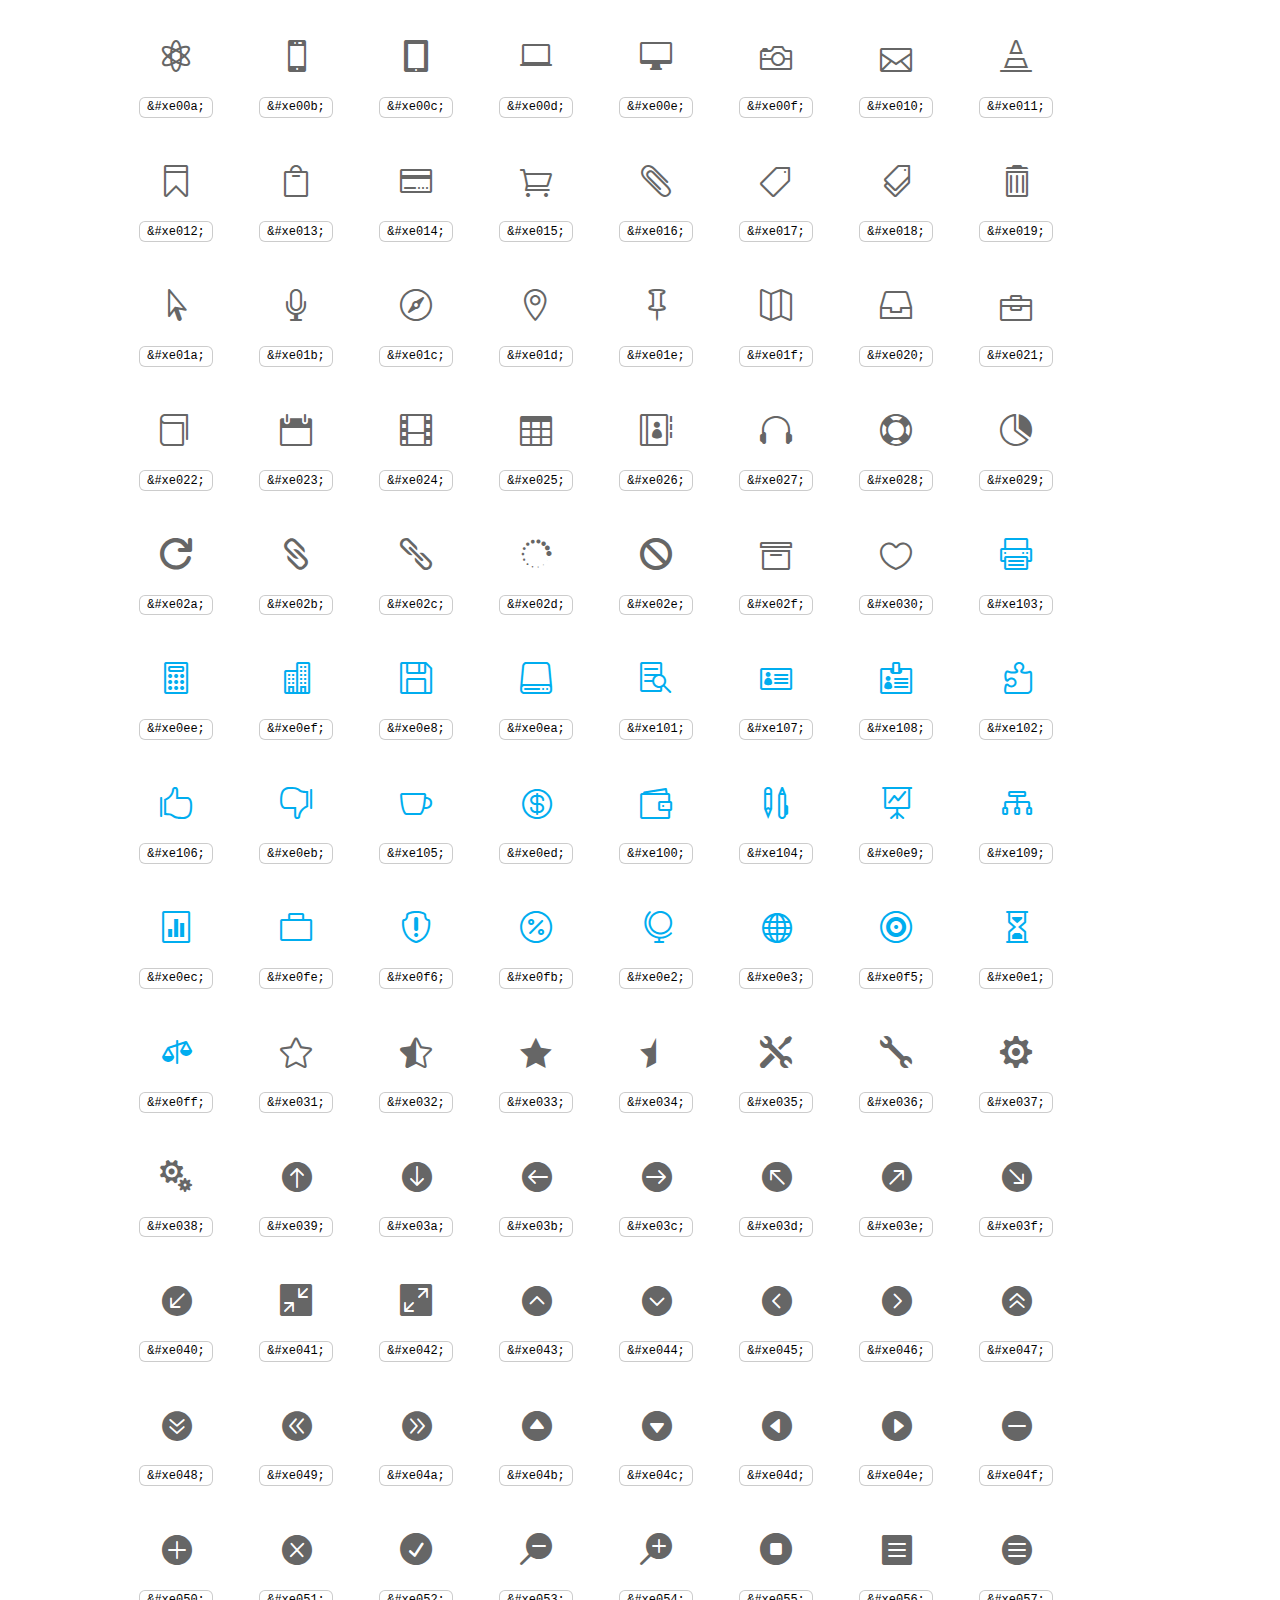
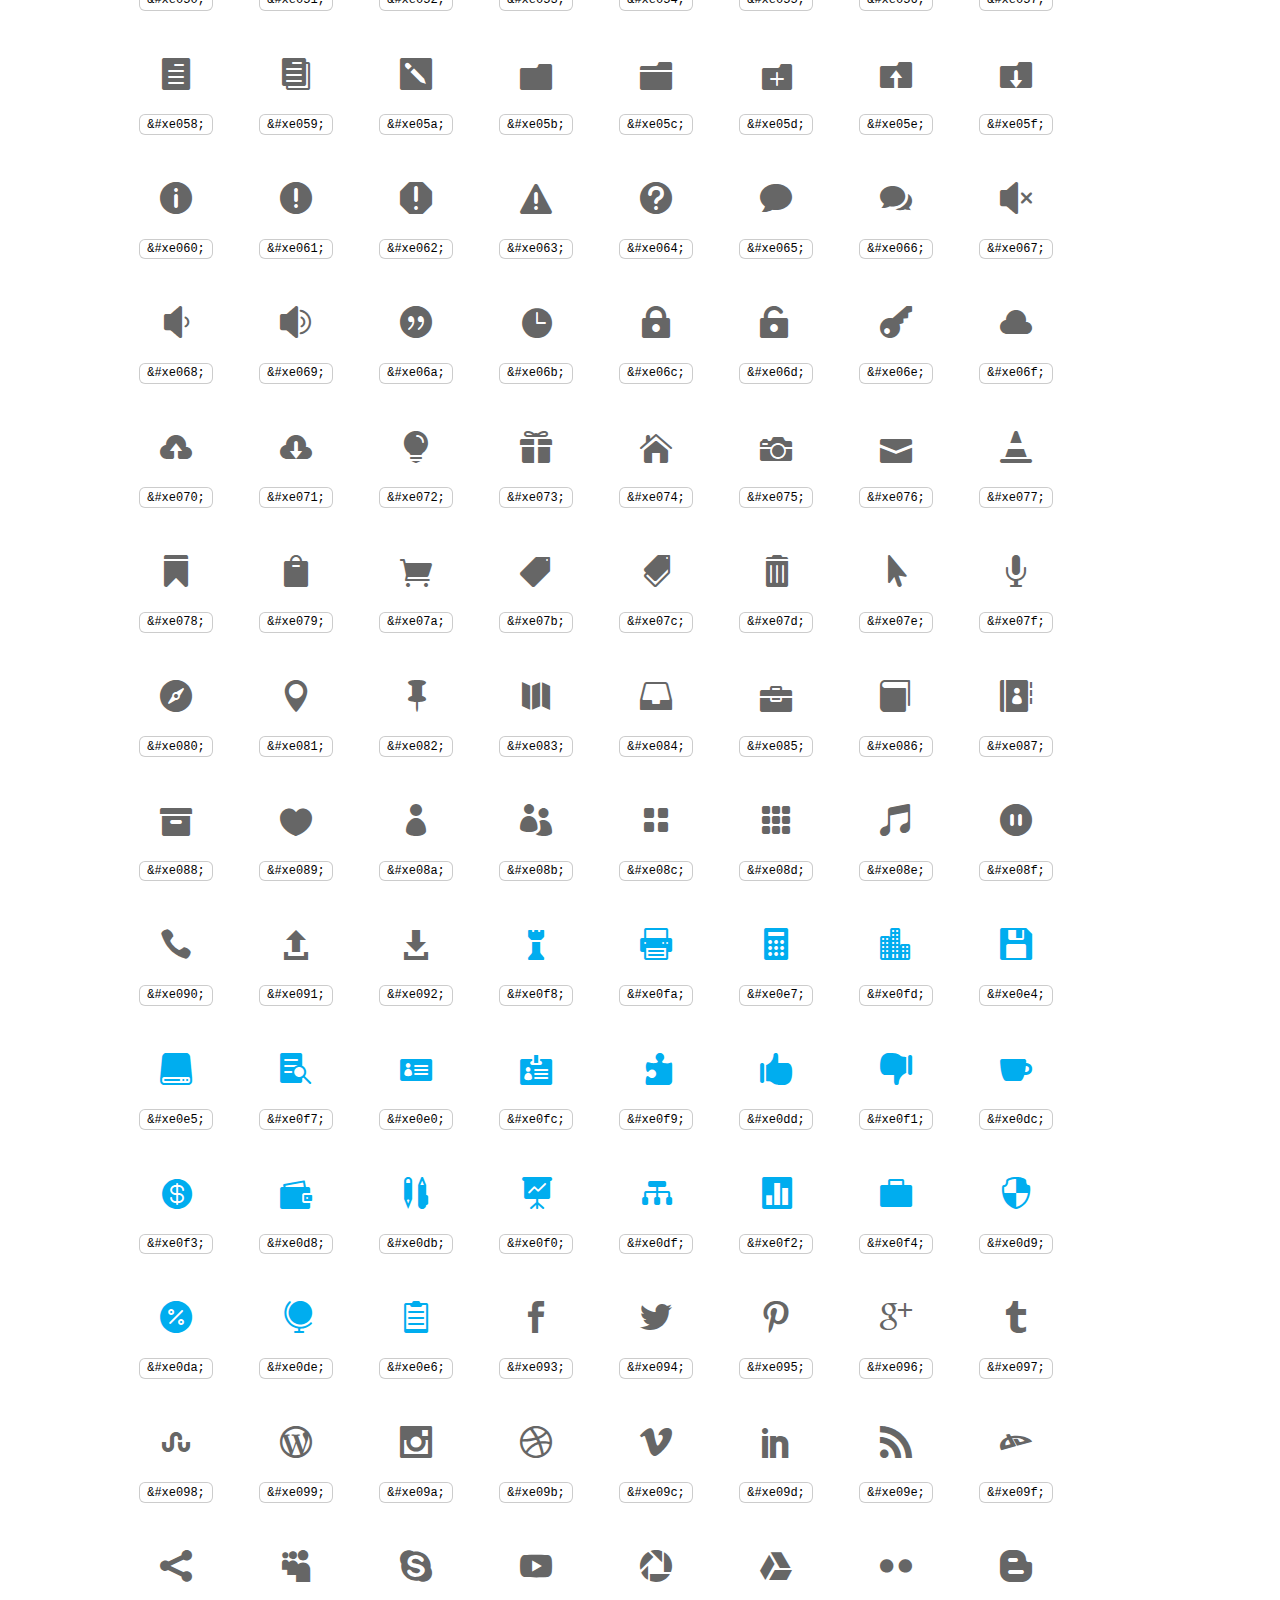
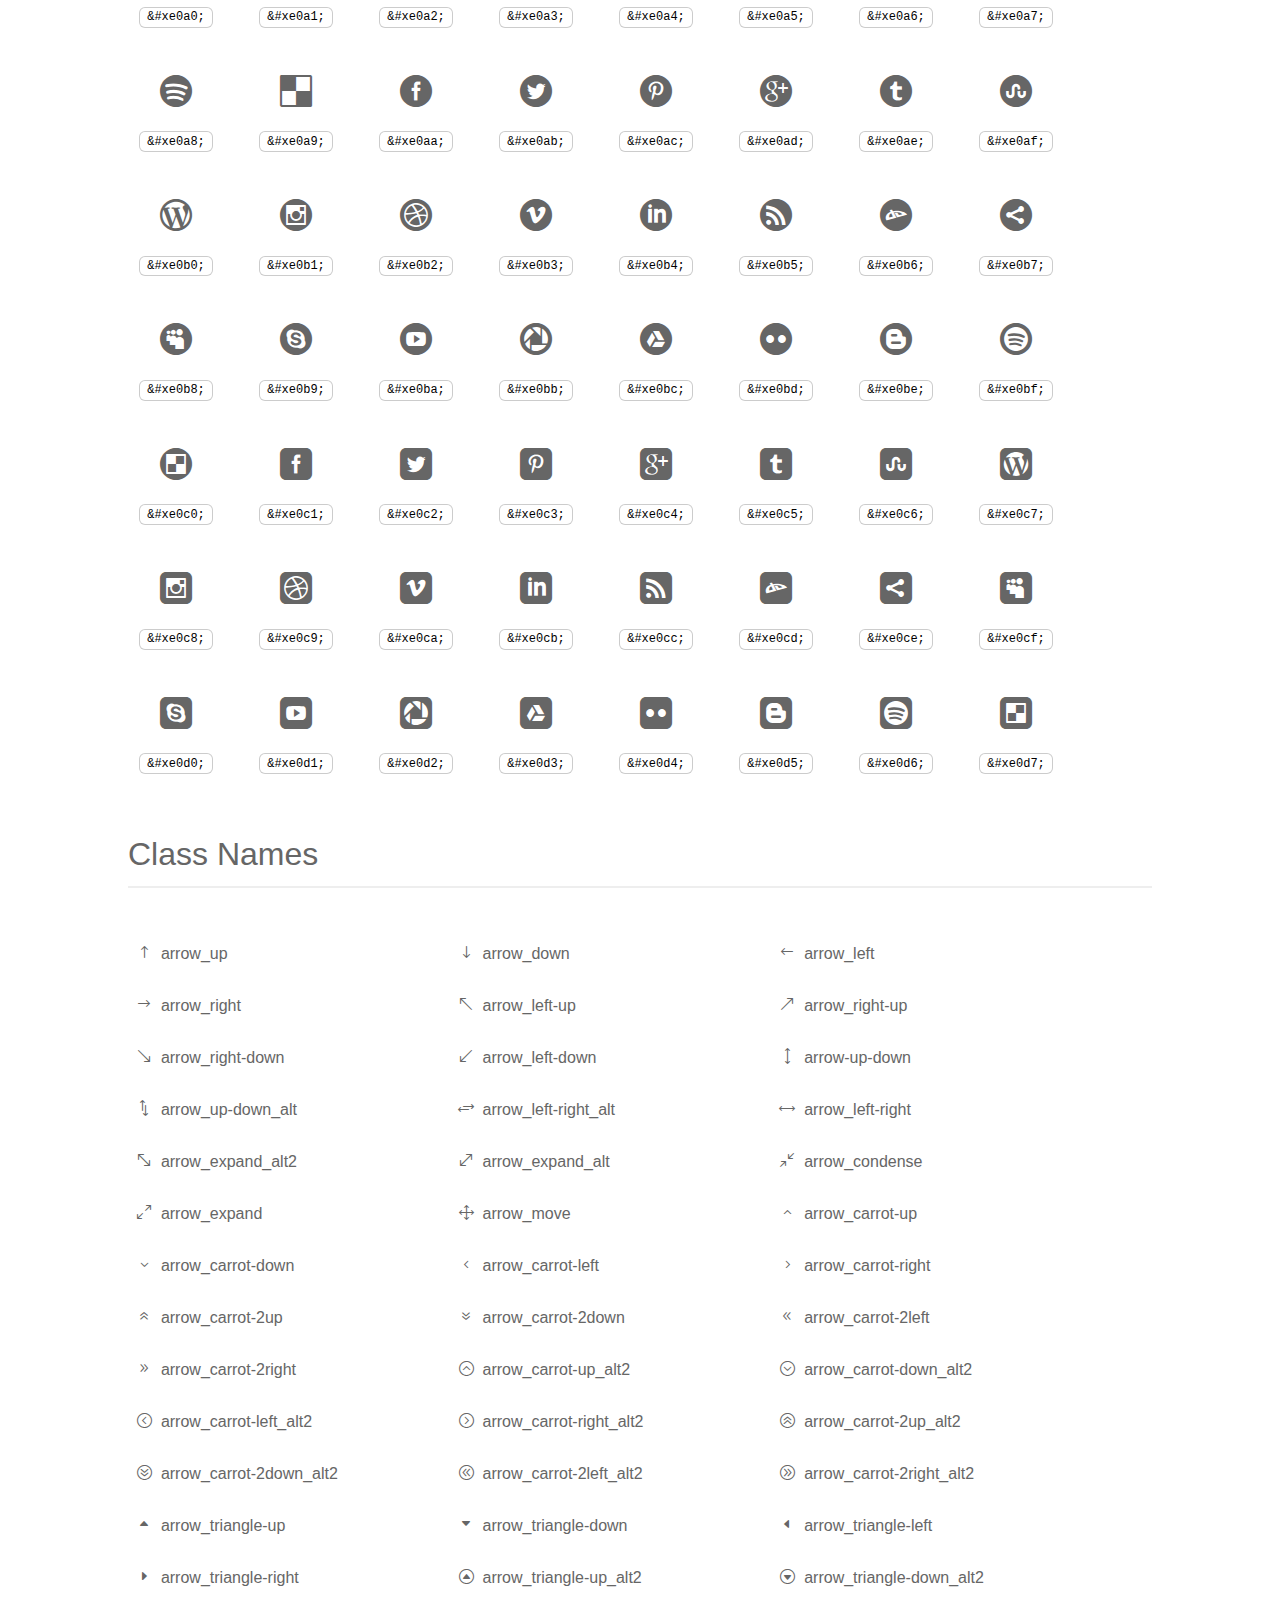
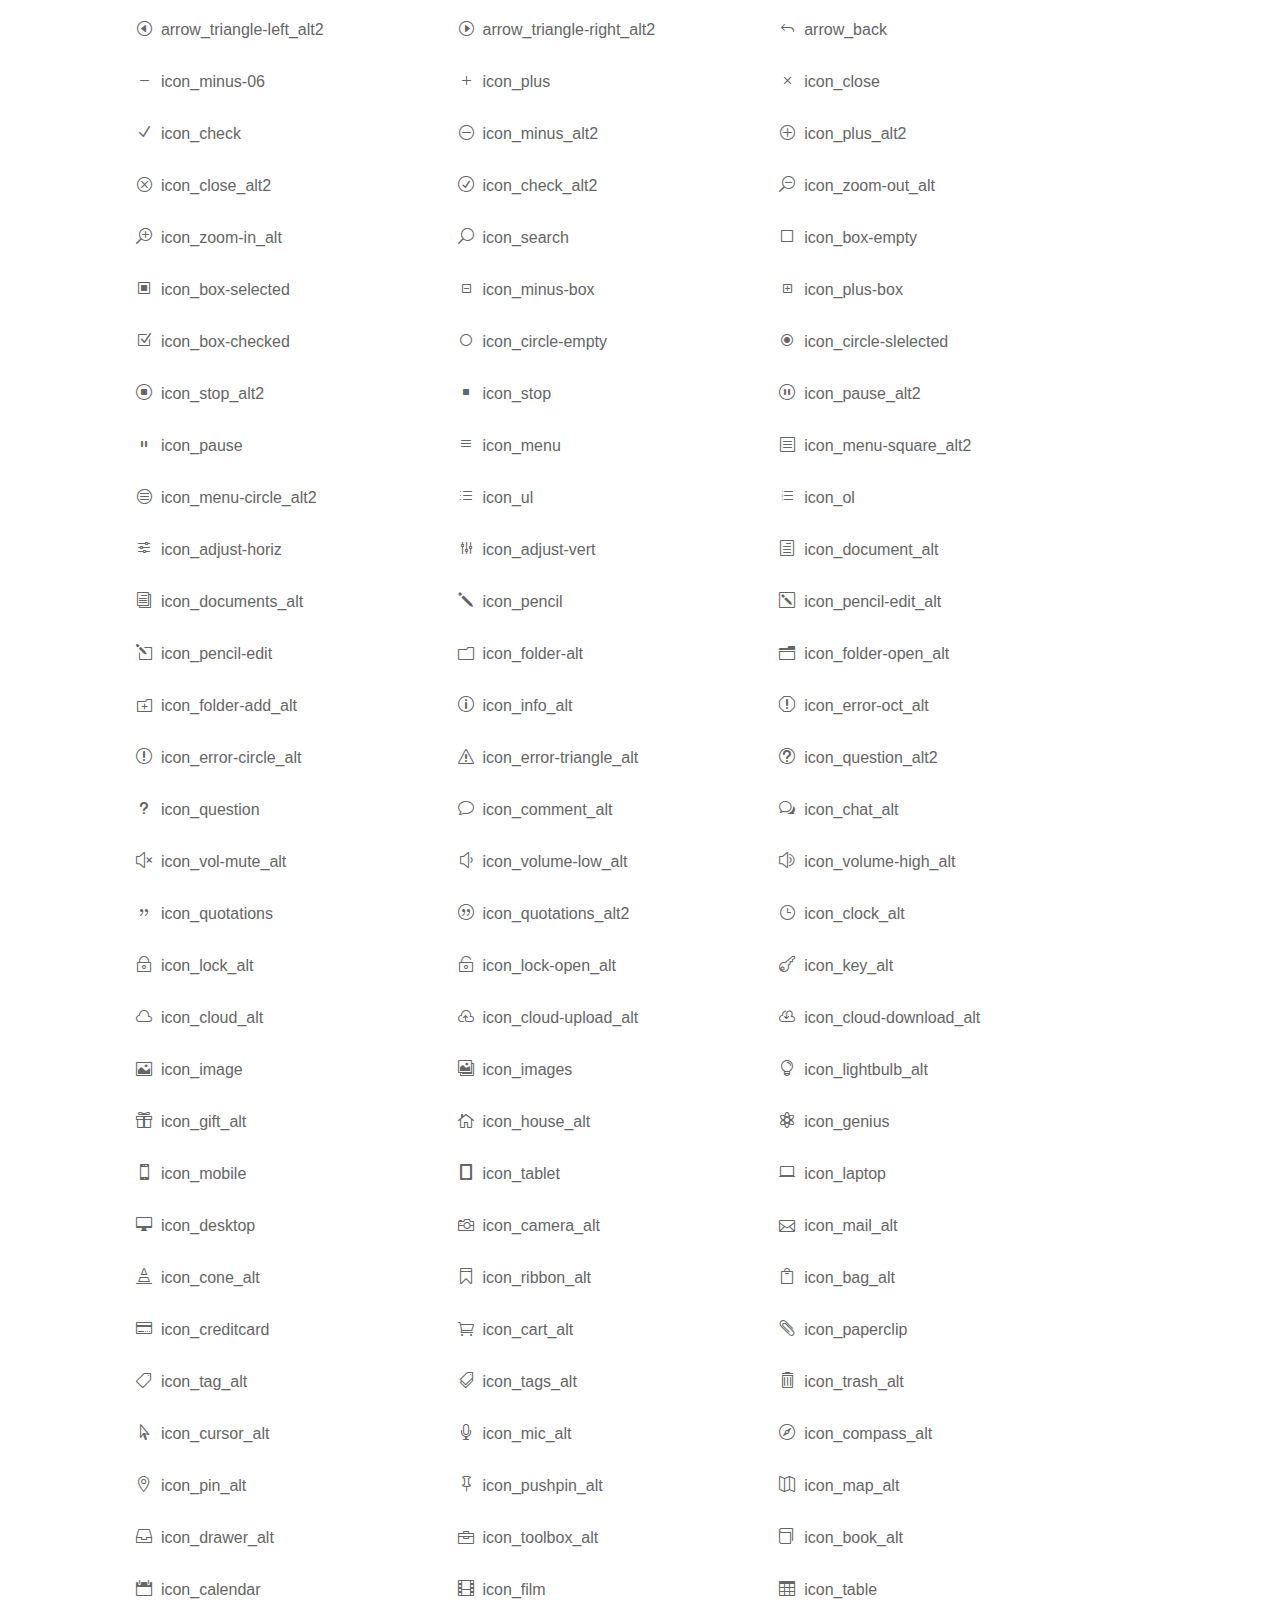
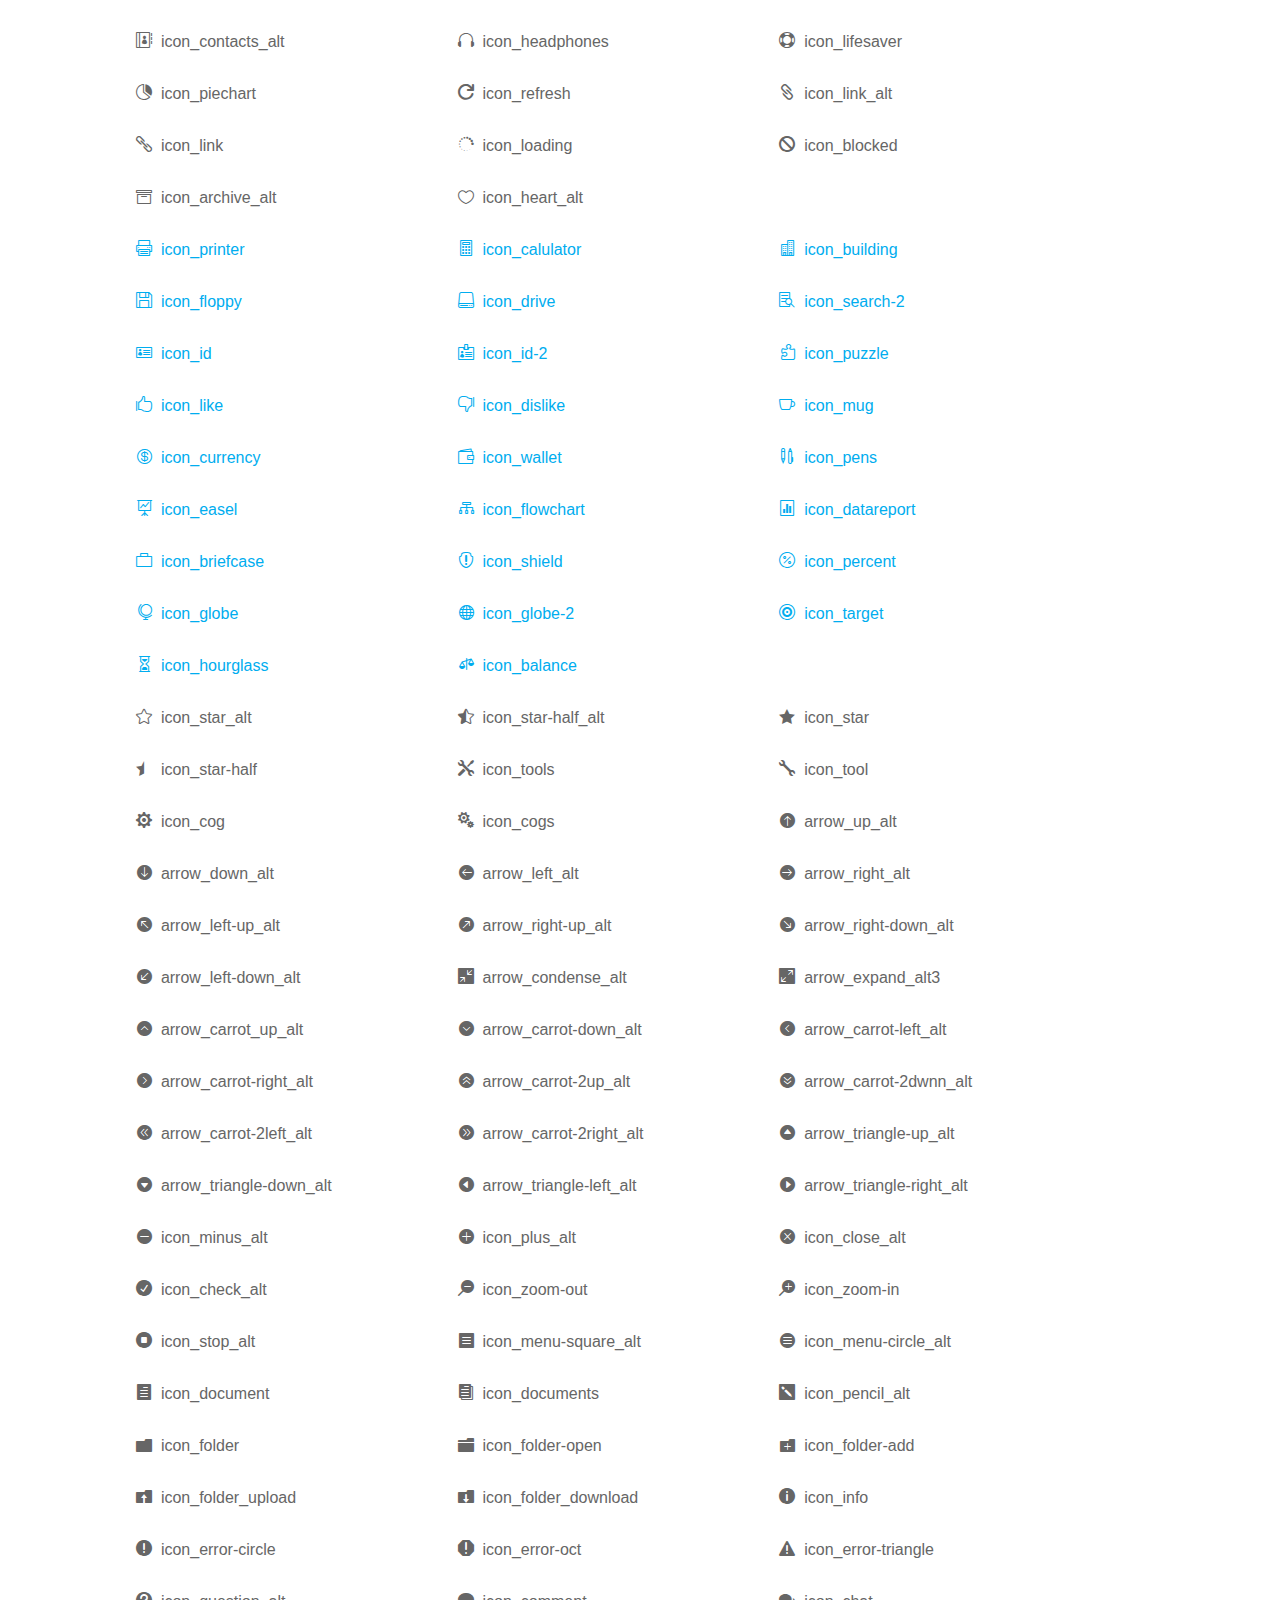
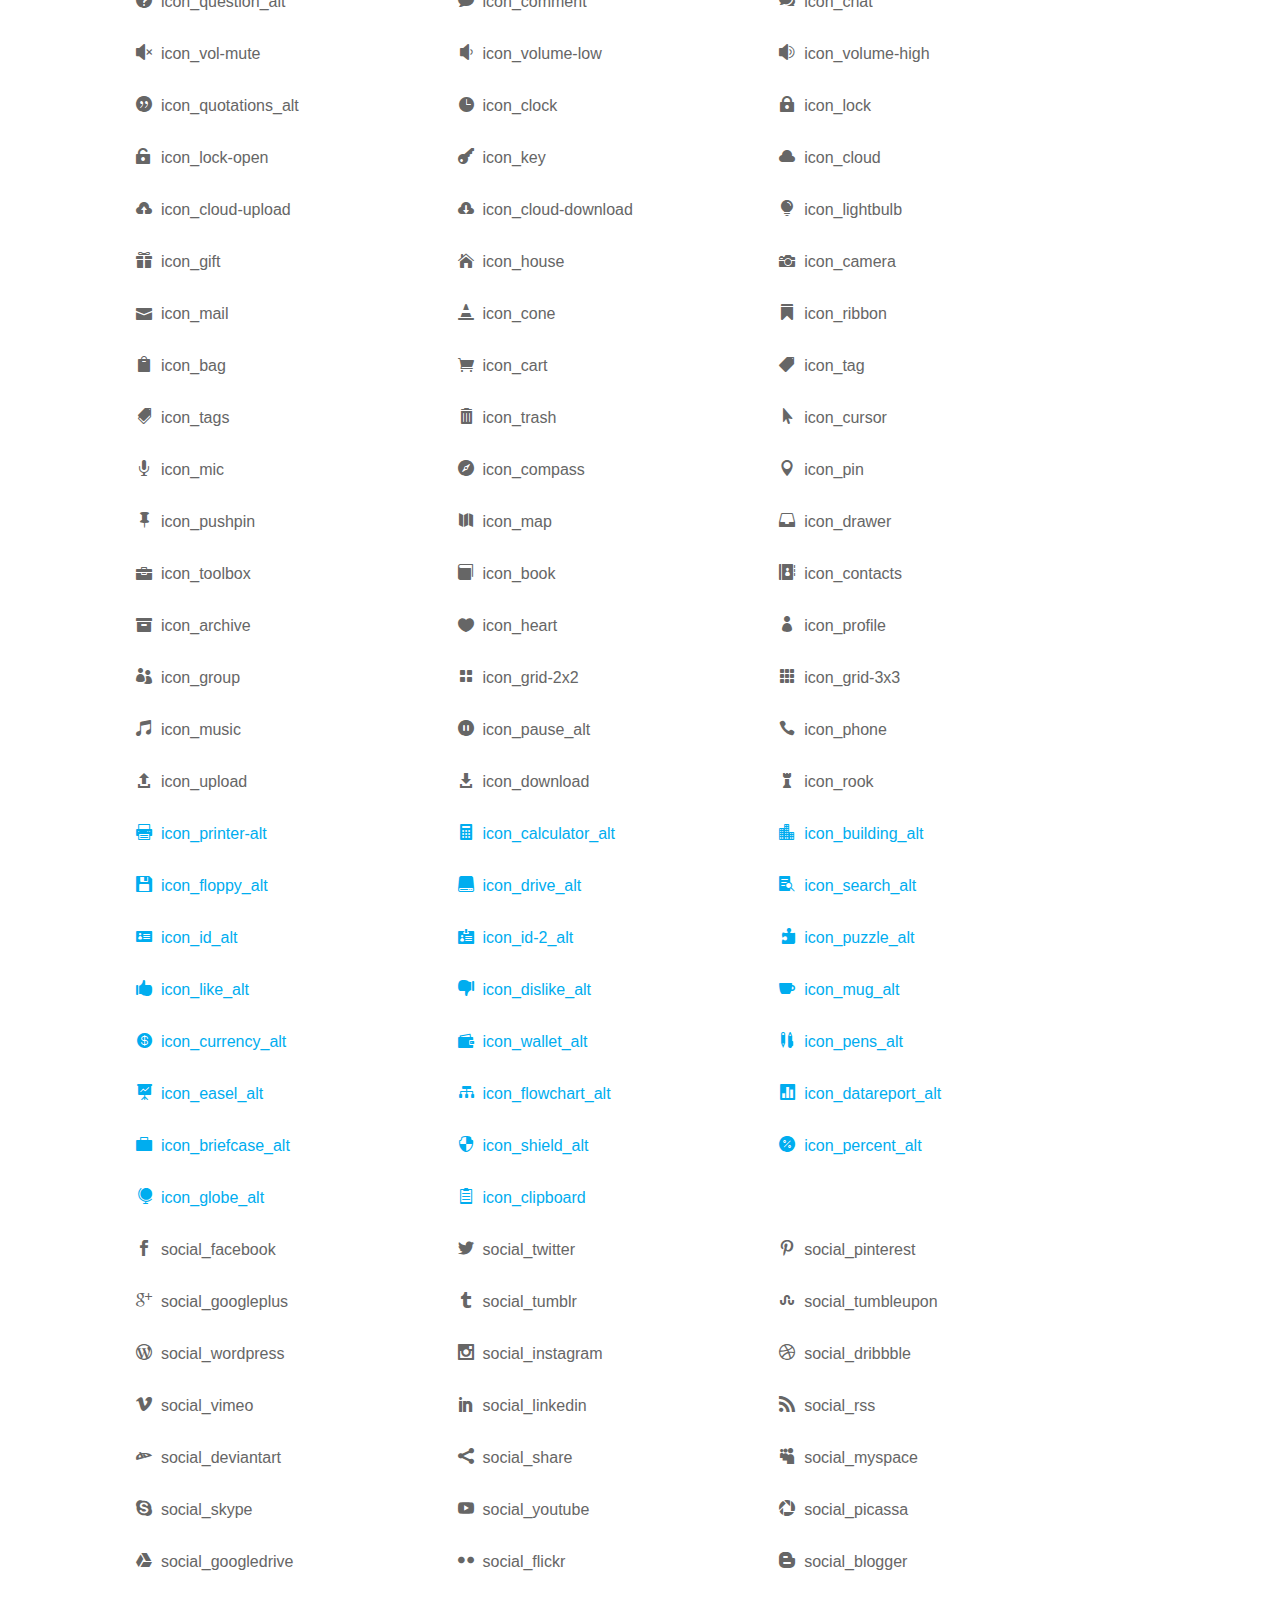
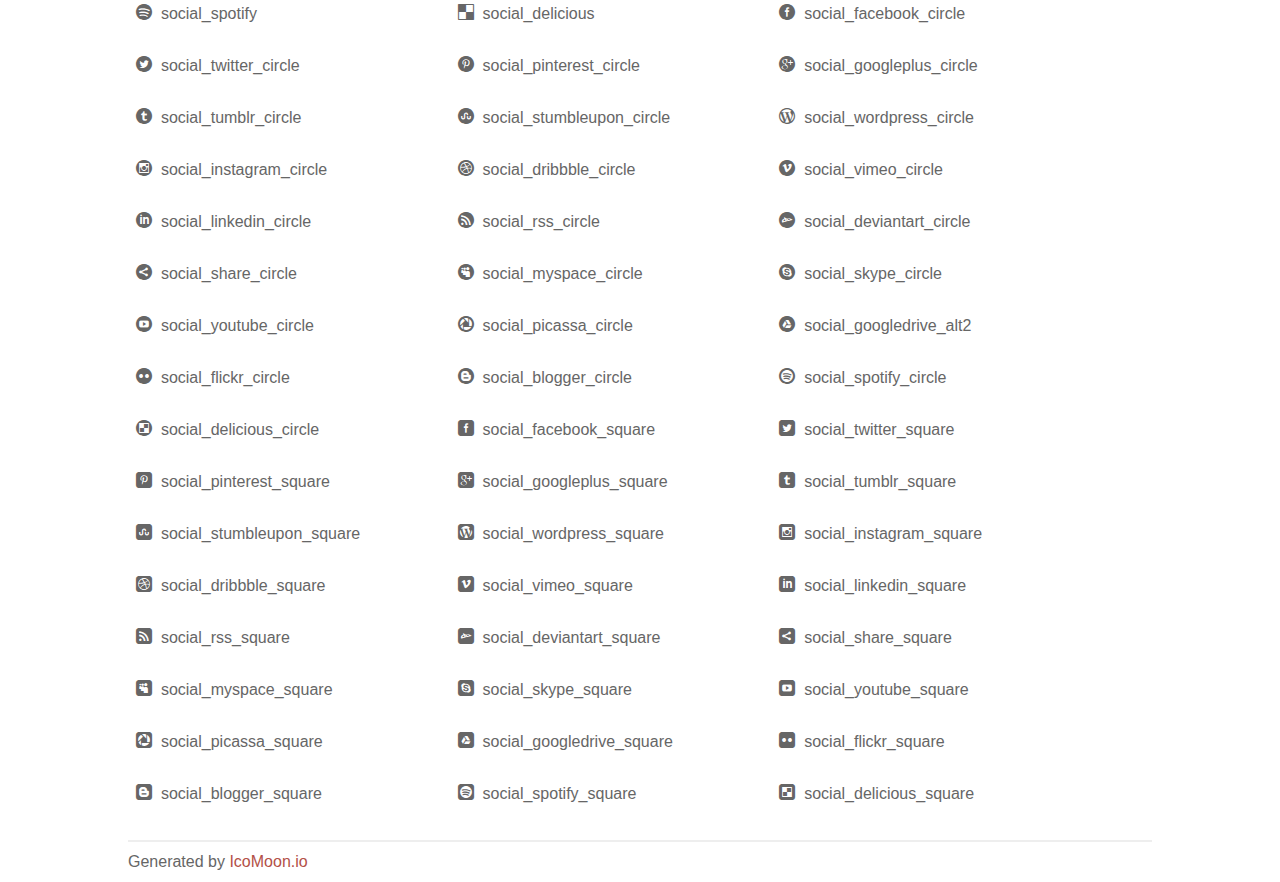
<file: fonts/elegant_font/HTML_CSS/index.html>
<!doctype html>
<html>
<head>
<title>Your Font/Glyphs</title>
<link rel="stylesheet" href="style.css" />
<!--[if lte IE 7]><script src="lte-ie7.js"></script><![endif]-->
<style>
	section, header, footer {display: block;}
	body {
		font-family: sans-serif;
		color: #666;
		line-height: 1.5;
		font-size: 1em;
	}
	* {
		-moz-box-sizing: border-box;
		-webkit-box-sizing: border-box;
		box-sizing: border-box;
		margin: 0;
		padding: 0;
	}
	.glyph {
		float: left;
		text-align: center;
		padding: .75em;
		margin: .4em 1.5em .75em 0;
		width: 6em;
		text-shadow: none;
	}
	
	.glyph input {
		font-family: consolas, monospace;
		font-size: 12px;
		width: 100%;
		text-align: center;
		border: 0;
		box-shadow: 0 0 0 1px #ccc;
		padding: .2em;
                -moz-border-radius: 5px;
                -webkit-border-radius: 5px;
	}
	
	

	.new {
		color:#00adef !important;
	}

	
	.w-main {
		width: 80%;
	}
	.centered {
		margin-left: auto;
		margin-right: auto;
	}
	.fs1 {
		font-size: 2em;
	}
	header {
		margin: 2em 0;
		padding-bottom: .5em;
		color: #666;
		box-shadow: 0 2px #eee;
	}
	header h1 {
		font-size: 2em;
		font-weight: normal;
	}
	.clearfix:before, .clearfix:after { content: ""; display: table; }
	.clearfix:after, .clear { clear: both; }
	footer {
		margin-top: 2em;
		padding: .5em 0;
		box-shadow: 0 -2px #eee;
	}
	a, a:visited {
		color: #B35047;
		text-decoration: none;
	}
	a:hover, a:focus {color: #000;}
	
	.box1 {
		font-size: 16px;
		display: inline-block;
		width: 30%;
		padding: .25em .5em;
		margin: 20px 10px 0 0;
	}
</style>
</head>
<body>
	<div class="w-main centered">
	<section class="mtm clearfix" id="glyphs">
	<div class="glyph">
		<div class="fs1" aria-hidden="true" data-icon="&#x21;"></div>
		<input type="text" readonly value="&amp;#x21;" />
	</div>
	<div class="glyph">
		<div class="fs1" aria-hidden="true" data-icon="&#x22;"></div>
		<input type="text" readonly value="&amp;#x22;" />
	</div>
	<div class="glyph">
		<div class="fs1" aria-hidden="true" data-icon="&#x23;"></div>
		<input type="text" readonly value="&amp;#x23;" />
	</div>
	<div class="glyph">
		<div class="fs1" aria-hidden="true" data-icon="&#x24;"></div>
		<input type="text" readonly value="&amp;#x24;" />
	</div>
	<div class="glyph">
		<div class="fs1" aria-hidden="true" data-icon="&#x25;"></div>
		<input type="text" readonly value="&amp;#x25;" />
	</div>
	<div class="glyph">
		<div class="fs1" aria-hidden="true" data-icon="&#x26;"></div>
		<input type="text" readonly value="&amp;#x26;" />
	</div>
	<div class="glyph">
		<div class="fs1" aria-hidden="true" data-icon="&#x27;"></div>
		<input type="text" readonly value="&amp;#x27;" />
	</div>
	<div class="glyph">
		<div class="fs1" aria-hidden="true" data-icon="&#x28;"></div>
		<input type="text" readonly value="&amp;#x28;" />
	</div>
	<div class="glyph">
		<div class="fs1" aria-hidden="true" data-icon="&#x29;"></div>
		<input type="text" readonly value="&amp;#x29;" />
	</div>
	<div class="glyph">
		<div class="fs1" aria-hidden="true" data-icon="&#x2a;"></div>
		<input type="text" readonly value="&amp;#x2a;" />
	</div>
	<div class="glyph">
		<div class="fs1" aria-hidden="true" data-icon="&#x2b;"></div>
		<input type="text" readonly value="&amp;#x2b;" />
	</div>
	<div class="glyph">
		<div class="fs1" aria-hidden="true" data-icon="&#x2c;"></div>
		<input type="text" readonly value="&amp;#x2c;" />
	</div>
	<div class="glyph">
		<div class="fs1" aria-hidden="true" data-icon="&#x2d;"></div>
		<input type="text" readonly value="&amp;#x2d;" />
	</div>
	<div class="glyph">
		<div class="fs1" aria-hidden="true" data-icon="&#x2e;"></div>
		<input type="text" readonly value="&amp;#x2e;" />
	</div>
	<div class="glyph">
		<div class="fs1" aria-hidden="true" data-icon="&#x2f;"></div>
		<input type="text" readonly value="&amp;#x2f;" />
	</div>
	<div class="glyph">
		<div class="fs1" aria-hidden="true" data-icon="&#x30;"></div>
		<input type="text" readonly value="&amp;#x30;" />
	</div>
	<div class="glyph">
		<div class="fs1" aria-hidden="true" data-icon="&#x31;"></div>
		<input type="text" readonly value="&amp;#x31;" />
	</div>
	<div class="glyph">
		<div class="fs1" aria-hidden="true" data-icon="&#x32;"></div>
		<input type="text" readonly value="&amp;#x32;" />
	</div>
	<div class="glyph">
		<div class="fs1" aria-hidden="true" data-icon="&#x33;"></div>
		<input type="text" readonly value="&amp;#x33;" />
	</div>
	<div class="glyph">
		<div class="fs1" aria-hidden="true" data-icon="&#x34;"></div>
		<input type="text" readonly value="&amp;#x34;" />
	</div>
	<div class="glyph">
		<div class="fs1" aria-hidden="true" data-icon="&#x35;"></div>
		<input type="text" readonly value="&amp;#x35;" />
	</div>
	<div class="glyph">
		<div class="fs1" aria-hidden="true" data-icon="&#x36;"></div>
		<input type="text" readonly value="&amp;#x36;" />
	</div>
	<div class="glyph">
		<div class="fs1" aria-hidden="true" data-icon="&#x37;"></div>
		<input type="text" readonly value="&amp;#x37;" />
	</div>
	<div class="glyph">
		<div class="fs1" aria-hidden="true" data-icon="&#x38;"></div>
		<input type="text" readonly value="&amp;#x38;" />
	</div>
	<div class="glyph">
		<div class="fs1" aria-hidden="true" data-icon="&#x39;"></div>
		<input type="text" readonly value="&amp;#x39;" />
	</div>
	<div class="glyph">
		<div class="fs1" aria-hidden="true" data-icon="&#x3a;"></div>
		<input type="text" readonly value="&amp;#x3a;" />
	</div>
	<div class="glyph">
		<div class="fs1" aria-hidden="true" data-icon="&#x3b;"></div>
		<input type="text" readonly value="&amp;#x3b;" />
	</div>
	<div class="glyph">
		<div class="fs1" aria-hidden="true" data-icon="&#x3c;"></div>
		<input type="text" readonly value="&amp;#x3c;" />
	</div>
	<div class="glyph">
		<div class="fs1" aria-hidden="true" data-icon="&#x3d;"></div>
		<input type="text" readonly value="&amp;#x3d;" />
	</div>
	<div class="glyph">
		<div class="fs1" aria-hidden="true" data-icon="&#x3e;"></div>
		<input type="text" readonly value="&amp;#x3e;" />
	</div>
	<div class="glyph">
		<div class="fs1" aria-hidden="true" data-icon="&#x3f;"></div>
		<input type="text" readonly value="&amp;#x3f;" />
	</div>
	<div class="glyph">
		<div class="fs1" aria-hidden="true" data-icon="&#x40;"></div>
		<input type="text" readonly value="&amp;#x40;" />
	</div>
	<div class="glyph">
		<div class="fs1" aria-hidden="true" data-icon="&#x41;"></div>
		<input type="text" readonly value="&amp;#x41;" />
	</div>
	<div class="glyph">
		<div class="fs1" aria-hidden="true" data-icon="&#x42;"></div>
		<input type="text" readonly value="&amp;#x42;" />
	</div>
	<div class="glyph">
		<div class="fs1" aria-hidden="true" data-icon="&#x43;"></div>
		<input type="text" readonly value="&amp;#x43;" />
	</div>
	<div class="glyph">
		<div class="fs1" aria-hidden="true" data-icon="&#x44;"></div>
		<input type="text" readonly value="&amp;#x44;" />
	</div>
	<div class="glyph">
		<div class="fs1" aria-hidden="true" data-icon="&#x45;"></div>
		<input type="text" readonly value="&amp;#x45;" />
	</div>
	<div class="glyph">
		<div class="fs1" aria-hidden="true" data-icon="&#x46;"></div>
		<input type="text" readonly value="&amp;#x46;" />
	</div>
	<div class="glyph">
		<div class="fs1" aria-hidden="true" data-icon="&#x47;"></div>
		<input type="text" readonly value="&amp;#x47;" />
	</div>
	<div class="glyph">
		<div class="fs1" aria-hidden="true" data-icon="&#x48;"></div>
		<input type="text" readonly value="&amp;#x48;" />
	</div>
	<div class="glyph">
		<div class="fs1" aria-hidden="true" data-icon="&#x49;"></div>
		<input type="text" readonly value="&amp;#x49;" />
	</div>
	<div class="glyph">
		<div class="fs1" aria-hidden="true" data-icon="&#x4a;"></div>
		<input type="text" readonly value="&amp;#x4a;" />
	</div>
	<div class="glyph">
		<div class="fs1" aria-hidden="true" data-icon="&#x4b;"></div>
		<input type="text" readonly value="&amp;#x4b;" />
	</div>
	<div class="glyph">
		<div class="fs1" aria-hidden="true" data-icon="&#x4c;"></div>
		<input type="text" readonly value="&amp;#x4c;" />
	</div>
	<div class="glyph">
		<div class="fs1" aria-hidden="true" data-icon="&#x4d;"></div>
		<input type="text" readonly value="&amp;#x4d;" />
	</div>
	<div class="glyph">
		<div class="fs1" aria-hidden="true" data-icon="&#x4e;"></div>
		<input type="text" readonly value="&amp;#x4e;" />
	</div>
	<div class="glyph">
		<div class="fs1" aria-hidden="true" data-icon="&#x4f;"></div>
		<input type="text" readonly value="&amp;#x4f;" />
	</div>
	<div class="glyph">
		<div class="fs1" aria-hidden="true" data-icon="&#x50;"></div>
		<input type="text" readonly value="&amp;#x50;" />
	</div>
	<div class="glyph">
		<div class="fs1" aria-hidden="true" data-icon="&#x51;"></div>
		<input type="text" readonly value="&amp;#x51;" />
	</div>
	<div class="glyph">
		<div class="fs1" aria-hidden="true" data-icon="&#x52;"></div>
		<input type="text" readonly value="&amp;#x52;" />
	</div>
	<div class="glyph">
		<div class="fs1" aria-hidden="true" data-icon="&#x53;"></div>
		<input type="text" readonly value="&amp;#x53;" />
	</div>
	<div class="glyph">
		<div class="fs1" aria-hidden="true" data-icon="&#x54;"></div>
		<input type="text" readonly value="&amp;#x54;" />
	</div>
	<div class="glyph">
		<div class="fs1" aria-hidden="true" data-icon="&#x55;"></div>
		<input type="text" readonly value="&amp;#x55;" />
	</div>
	<div class="glyph">
		<div class="fs1" aria-hidden="true" data-icon="&#x56;"></div>
		<input type="text" readonly value="&amp;#x56;" />
	</div>
	<div class="glyph">
		<div class="fs1" aria-hidden="true" data-icon="&#x57;"></div>
		<input type="text" readonly value="&amp;#x57;" />
	</div>
	<div class="glyph">
		<div class="fs1" aria-hidden="true" data-icon="&#x58;"></div>
		<input type="text" readonly value="&amp;#x58;" />
	</div>
	<div class="glyph">
		<div class="fs1" aria-hidden="true" data-icon="&#x59;"></div>
		<input type="text" readonly value="&amp;#x59;" />
	</div>
	<div class="glyph">
		<div class="fs1" aria-hidden="true" data-icon="&#x5a;"></div>
		<input type="text" readonly value="&amp;#x5a;" />
	</div>
	<div class="glyph">
		<div class="fs1" aria-hidden="true" data-icon="&#x5b;"></div>
		<input type="text" readonly value="&amp;#x5b;" />
	</div>
	<div class="glyph">
		<div class="fs1" aria-hidden="true" data-icon="&#x5c;"></div>
		<input type="text" readonly value="&amp;#x5c;" />
	</div>
	<div class="glyph">
		<div class="fs1" aria-hidden="true" data-icon="&#x5d;"></div>
		<input type="text" readonly value="&amp;#x5d;" />
	</div>
	<div class="glyph">
		<div class="fs1" aria-hidden="true" data-icon="&#x5e;"></div>
		<input type="text" readonly value="&amp;#x5e;" />
	</div>
	<div class="glyph">
		<div class="fs1" aria-hidden="true" data-icon="&#x5f;"></div>
		<input type="text" readonly value="&amp;#x5f;" />
	</div>
	<div class="glyph">
		<div class="fs1" aria-hidden="true" data-icon="&#x60;"></div>
		<input type="text" readonly value="&amp;#x60;" />
	</div>
	<div class="glyph">
		<div class="fs1" aria-hidden="true" data-icon="&#x61;"></div>
		<input type="text" readonly value="&amp;#x61;" />
	</div>
	<div class="glyph">
		<div class="fs1" aria-hidden="true" data-icon="&#x62;"></div>
		<input type="text" readonly value="&amp;#x62;" />
	</div>
	<div class="glyph">
		<div class="fs1" aria-hidden="true" data-icon="&#x63;"></div>
		<input type="text" readonly value="&amp;#x63;" />
	</div>
	<div class="glyph">
		<div class="fs1" aria-hidden="true" data-icon="&#x64;"></div>
		<input type="text" readonly value="&amp;#x64;" />
	</div>
	<div class="glyph">
		<div class="fs1" aria-hidden="true" data-icon="&#x65;"></div>
		<input type="text" readonly value="&amp;#x65;" />
	</div>
	<div class="glyph">
		<div class="fs1" aria-hidden="true" data-icon="&#x66;"></div>
		<input type="text" readonly value="&amp;#x66;" />
	</div>
	<div class="glyph">
		<div class="fs1" aria-hidden="true" data-icon="&#x67;"></div>
		<input type="text" readonly value="&amp;#x67;" />
	</div>
	<div class="glyph">
		<div class="fs1" aria-hidden="true" data-icon="&#x68;"></div>
		<input type="text" readonly value="&amp;#x68;" />
	</div>
	<div class="glyph">
		<div class="fs1" aria-hidden="true" data-icon="&#x69;"></div>
		<input type="text" readonly value="&amp;#x69;" />
	</div>
	<div class="glyph">
		<div class="fs1" aria-hidden="true" data-icon="&#x6a;"></div>
		<input type="text" readonly value="&amp;#x6a;" />
	</div>
	<div class="glyph">
		<div class="fs1" aria-hidden="true" data-icon="&#x6b;"></div>
		<input type="text" readonly value="&amp;#x6b;" />
	</div>
	<div class="glyph">
		<div class="fs1" aria-hidden="true" data-icon="&#x6c;"></div>
		<input type="text" readonly value="&amp;#x6c;" />
	</div>
	<div class="glyph">
		<div class="fs1" aria-hidden="true" data-icon="&#x6d;"></div>
		<input type="text" readonly value="&amp;#x6d;" />
	</div>
	<div class="glyph">
		<div class="fs1" aria-hidden="true" data-icon="&#x6e;"></div>
		<input type="text" readonly value="&amp;#x6e;" />
	</div>
	<div class="glyph">
		<div class="fs1" aria-hidden="true" data-icon="&#x6f;"></div>
		<input type="text" readonly value="&amp;#x6f;" />
	</div>
	<div class="glyph">
		<div class="fs1" aria-hidden="true" data-icon="&#x70;"></div>
		<input type="text" readonly value="&amp;#x70;" />
	</div>
	<div class="glyph">
		<div class="fs1" aria-hidden="true" data-icon="&#x71;"></div>
		<input type="text" readonly value="&amp;#x71;" />
	</div>
	<div class="glyph">
		<div class="fs1" aria-hidden="true" data-icon="&#x72;"></div>
		<input type="text" readonly value="&amp;#x72;" />
	</div>
	<div class="glyph">
		<div class="fs1" aria-hidden="true" data-icon="&#x73;"></div>
		<input type="text" readonly value="&amp;#x73;" />
	</div>
	<div class="glyph">
		<div class="fs1" aria-hidden="true" data-icon="&#x74;"></div>
		<input type="text" readonly value="&amp;#x74;" />
	</div>
	<div class="glyph">
		<div class="fs1" aria-hidden="true" data-icon="&#x75;"></div>
		<input type="text" readonly value="&amp;#x75;" />
	</div>
	<div class="glyph">
		<div class="fs1" aria-hidden="true" data-icon="&#x76;"></div>
		<input type="text" readonly value="&amp;#x76;" />
	</div>
	<div class="glyph">
		<div class="fs1" aria-hidden="true" data-icon="&#x77;"></div>
		<input type="text" readonly value="&amp;#x77;" />
	</div>
	<div class="glyph">
		<div class="fs1" aria-hidden="true" data-icon="&#x78;"></div>
		<input type="text" readonly value="&amp;#x78;" />
	</div>
	<div class="glyph">
		<div class="fs1" aria-hidden="true" data-icon="&#x79;"></div>
		<input type="text" readonly value="&amp;#x79;" />
	</div>
	<div class="glyph">
		<div class="fs1" aria-hidden="true" data-icon="&#x7a;"></div>
		<input type="text" readonly value="&amp;#x7a;" />
	</div>
	<div class="glyph">
		<div class="fs1" aria-hidden="true" data-icon="&#x7b;"></div>
		<input type="text" readonly value="&amp;#x7b;" />
	</div>
	<div class="glyph">
		<div class="fs1" aria-hidden="true" data-icon="&#x7c;"></div>
		<input type="text" readonly value="&amp;#x7c;" />
	</div>
	<div class="glyph">
		<div class="fs1" aria-hidden="true" data-icon="&#x7d;"></div>
		<input type="text" readonly value="&amp;#x7d;" />
	</div>
	<div class="glyph">
		<div class="fs1" aria-hidden="true" data-icon="&#x7e;"></div>
		<input type="text" readonly value="&amp;#x7e;" />
	</div>
	<div class="glyph">
		<div class="fs1" aria-hidden="true" data-icon="&#xe000;"></div>
		<input type="text" readonly value="&amp;#xe000;" />
	</div>
	<div class="glyph">
		<div class="fs1" aria-hidden="true" data-icon="&#xe001;"></div>
		<input type="text" readonly value="&amp;#xe001;" />
	</div>
	<div class="glyph">
		<div class="fs1" aria-hidden="true" data-icon="&#xe002;"></div>
		<input type="text" readonly value="&amp;#xe002;" />
	</div>
	<div class="glyph">
		<div class="fs1" aria-hidden="true" data-icon="&#xe003;"></div>
		<input type="text" readonly value="&amp;#xe003;" />
	</div>
	<div class="glyph">
		<div class="fs1" aria-hidden="true" data-icon="&#xe004;"></div>
		<input type="text" readonly value="&amp;#xe004;" />
	</div>
	<div class="glyph">
		<div class="fs1" aria-hidden="true" data-icon="&#xe005;"></div>
		<input type="text" readonly value="&amp;#xe005;" />
	</div>
	<div class="glyph">
		<div class="fs1" aria-hidden="true" data-icon="&#xe006;"></div>
		<input type="text" readonly value="&amp;#xe006;" />
	</div>
	<div class="glyph">
		<div class="fs1" aria-hidden="true" data-icon="&#xe007;"></div>
		<input type="text" readonly value="&amp;#xe007;" />
	</div>
	<div class="glyph">
		<div class="fs1" aria-hidden="true" data-icon="&#xe008;"></div>
		<input type="text" readonly value="&amp;#xe008;" />
	</div>
	<div class="glyph">
		<div class="fs1" aria-hidden="true" data-icon="&#xe009;"></div>
		<input type="text" readonly value="&amp;#xe009;" />
	</div>
	<div class="glyph">
		<div class="fs1" aria-hidden="true" data-icon="&#xe00a;"></div>
		<input type="text" readonly value="&amp;#xe00a;" />
	</div>
	<div class="glyph">
		<div class="fs1" aria-hidden="true" data-icon="&#xe00b;"></div>
		<input type="text" readonly value="&amp;#xe00b;" />
	</div>
	<div class="glyph">
		<div class="fs1" aria-hidden="true" data-icon="&#xe00c;"></div>
		<input type="text" readonly value="&amp;#xe00c;" />
	</div>
	<div class="glyph">
		<div class="fs1" aria-hidden="true" data-icon="&#xe00d;"></div>
		<input type="text" readonly value="&amp;#xe00d;" />
	</div>
	<div class="glyph">
		<div class="fs1" aria-hidden="true" data-icon="&#xe00e;"></div>
		<input type="text" readonly value="&amp;#xe00e;" />
	</div>
	<div class="glyph">
		<div class="fs1" aria-hidden="true" data-icon="&#xe00f;"></div>
		<input type="text" readonly value="&amp;#xe00f;" />
	</div>
	<div class="glyph">
		<div class="fs1" aria-hidden="true" data-icon="&#xe010;"></div>
		<input type="text" readonly value="&amp;#xe010;" />
	</div>
	<div class="glyph">
		<div class="fs1" aria-hidden="true" data-icon="&#xe011;"></div>
		<input type="text" readonly value="&amp;#xe011;" />
	</div>
	<div class="glyph">
		<div class="fs1" aria-hidden="true" data-icon="&#xe012;"></div>
		<input type="text" readonly value="&amp;#xe012;" />
	</div>
	<div class="glyph">
		<div class="fs1" aria-hidden="true" data-icon="&#xe013;"></div>
		<input type="text" readonly value="&amp;#xe013;" />
	</div>
	<div class="glyph">
		<div class="fs1" aria-hidden="true" data-icon="&#xe014;"></div>
		<input type="text" readonly value="&amp;#xe014;" />
	</div>
	<div class="glyph">
		<div class="fs1" aria-hidden="true" data-icon="&#xe015;"></div>
		<input type="text" readonly value="&amp;#xe015;" />
	</div>
	<div class="glyph">
		<div class="fs1" aria-hidden="true" data-icon="&#xe016;"></div>
		<input type="text" readonly value="&amp;#xe016;" />
	</div>
	<div class="glyph">
		<div class="fs1" aria-hidden="true" data-icon="&#xe017;"></div>
		<input type="text" readonly value="&amp;#xe017;" />
	</div>
	<div class="glyph">
		<div class="fs1" aria-hidden="true" data-icon="&#xe018;"></div>
		<input type="text" readonly value="&amp;#xe018;" />
	</div>
	<div class="glyph">
		<div class="fs1" aria-hidden="true" data-icon="&#xe019;"></div>
		<input type="text" readonly value="&amp;#xe019;" />
	</div>
	<div class="glyph">
		<div class="fs1" aria-hidden="true" data-icon="&#xe01a;"></div>
		<input type="text" readonly value="&amp;#xe01a;" />
	</div>
	<div class="glyph">
		<div class="fs1" aria-hidden="true" data-icon="&#xe01b;"></div>
		<input type="text" readonly value="&amp;#xe01b;" />
	</div>
	<div class="glyph">
		<div class="fs1" aria-hidden="true" data-icon="&#xe01c;"></div>
		<input type="text" readonly value="&amp;#xe01c;" />
	</div>
	<div class="glyph">
		<div class="fs1" aria-hidden="true" data-icon="&#xe01d;"></div>
		<input type="text" readonly value="&amp;#xe01d;" />
	</div>
	<div class="glyph">
		<div class="fs1" aria-hidden="true" data-icon="&#xe01e;"></div>
		<input type="text" readonly value="&amp;#xe01e;" />
	</div>
	<div class="glyph">
		<div class="fs1" aria-hidden="true" data-icon="&#xe01f;"></div>
		<input type="text" readonly value="&amp;#xe01f;" />
	</div>
	<div class="glyph">
		<div class="fs1" aria-hidden="true" data-icon="&#xe020;"></div>
		<input type="text" readonly value="&amp;#xe020;" />
	</div>
	<div class="glyph">
		<div class="fs1" aria-hidden="true" data-icon="&#xe021;"></div>
		<input type="text" readonly value="&amp;#xe021;" />
	</div>
	<div class="glyph">
		<div class="fs1" aria-hidden="true" data-icon="&#xe022;"></div>
		<input type="text" readonly value="&amp;#xe022;" />
	</div>
	<div class="glyph">
		<div class="fs1" aria-hidden="true" data-icon="&#xe023;"></div>
		<input type="text" readonly value="&amp;#xe023;" />
	</div>
	<div class="glyph">
		<div class="fs1" aria-hidden="true" data-icon="&#xe024;"></div>
		<input type="text" readonly value="&amp;#xe024;" />
	</div>
	<div class="glyph">
		<div class="fs1" aria-hidden="true" data-icon="&#xe025;"></div>
		<input type="text" readonly value="&amp;#xe025;" />
	</div>
	<div class="glyph">
		<div class="fs1" aria-hidden="true" data-icon="&#xe026;"></div>
		<input type="text" readonly value="&amp;#xe026;" />
	</div>
	<div class="glyph">
		<div class="fs1" aria-hidden="true" data-icon="&#xe027;"></div>
		<input type="text" readonly value="&amp;#xe027;" />
	</div>
	<div class="glyph">
		<div class="fs1" aria-hidden="true" data-icon="&#xe028;"></div>
		<input type="text" readonly value="&amp;#xe028;" />
	</div>
	<div class="glyph">
		<div class="fs1" aria-hidden="true" data-icon="&#xe029;"></div>
		<input type="text" readonly value="&amp;#xe029;" />
	</div>
	<div class="glyph">
		<div class="fs1" aria-hidden="true" data-icon="&#xe02a;"></div>
		<input type="text" readonly value="&amp;#xe02a;" />
	</div>
	<div class="glyph">
		<div class="fs1" aria-hidden="true" data-icon="&#xe02b;"></div>
		<input type="text" readonly value="&amp;#xe02b;" />
	</div>
	<div class="glyph">
		<div class="fs1" aria-hidden="true" data-icon="&#xe02c;"></div>
		<input type="text" readonly value="&amp;#xe02c;" />
	</div>
	<div class="glyph">
		<div class="fs1" aria-hidden="true" data-icon="&#xe02d;"></div>
		<input type="text" readonly value="&amp;#xe02d;" />
	</div>
	<div class="glyph">
		<div class="fs1" aria-hidden="true" data-icon="&#xe02e;"></div>
		<input type="text" readonly value="&amp;#xe02e;" />
	</div>
	<div class="glyph">
		<div class="fs1" aria-hidden="true" data-icon="&#xe02f;"></div>
		<input type="text" readonly value="&amp;#xe02f;" />
	</div>
	<div class="glyph">
		<div class="fs1" aria-hidden="true" data-icon="&#xe030;"></div>
		<input type="text" readonly value="&amp;#xe030;" />
	</div>
    
    <div class="new">
    
    <div class="glyph">
		<div class="fs1" aria-hidden="true" data-icon="&#xe103;"></div>
		<input type="text" readonly value="&amp;#xe103;" />
	</div>
	<div class="glyph">
		<div class="fs1" aria-hidden="true" data-icon="&#xe0ee;"></div>
		<input type="text" readonly value="&amp;#xe0ee;" />
	</div>
	<div class="glyph">
		<div class="fs1" aria-hidden="true" data-icon="&#xe0ef;"></div>
		<input type="text" readonly value="&amp;#xe0ef;" />
	</div>
	<div class="glyph">
		<div class="fs1" aria-hidden="true" data-icon="&#xe0e8;"></div>
		<input type="text" readonly value="&amp;#xe0e8;" />
	</div>
	<div class="glyph">
		<div class="fs1" aria-hidden="true" data-icon="&#xe0ea;"></div>
		<input type="text" readonly value="&amp;#xe0ea;" />
	</div>
	<div class="glyph">
		<div class="fs1" aria-hidden="true" data-icon="&#xe101;"></div>
		<input type="text" readonly value="&amp;#xe101;" />
	</div>
	<div class="glyph">
		<div class="fs1" aria-hidden="true" data-icon="&#xe107;"></div>
		<input type="text" readonly value="&amp;#xe107;" />
	</div>
	<div class="glyph">
		<div class="fs1" aria-hidden="true" data-icon="&#xe108;"></div>
		<input type="text" readonly value="&amp;#xe108;" />
	</div>
	<div class="glyph">
		<div class="fs1" aria-hidden="true" data-icon="&#xe102;"></div>
		<input type="text" readonly value="&amp;#xe102;" />
	</div>
	<div class="glyph">
		<div class="fs1" aria-hidden="true" data-icon="&#xe106;"></div>
		<input type="text" readonly value="&amp;#xe106;" />
	</div>
	<div class="glyph">
		<div class="fs1" aria-hidden="true" data-icon="&#xe0eb;"></div>
		<input type="text" readonly value="&amp;#xe0eb;" />
	</div>
	<div class="glyph">
		<div class="fs1" aria-hidden="true" data-icon="&#xe105;"></div>
		<input type="text" readonly value="&amp;#xe105;" />
	</div>
	<div class="glyph">
		<div class="fs1" aria-hidden="true" data-icon="&#xe0ed;"></div>
		<input type="text" readonly value="&amp;#xe0ed;" />
	</div>
	<div class="glyph">
		<div class="fs1" aria-hidden="true" data-icon="&#xe100;"></div>
		<input type="text" readonly value="&amp;#xe100;" />
	</div>
	<div class="glyph">
		<div class="fs1" aria-hidden="true" data-icon="&#xe104;"></div>
		<input type="text" readonly value="&amp;#xe104;" />
	</div>
	<div class="glyph">
		<div class="fs1" aria-hidden="true" data-icon="&#xe0e9;"></div>
		<input type="text" readonly value="&amp;#xe0e9;" />
	</div>
	<div class="glyph">
		<div class="fs1" aria-hidden="true" data-icon="&#xe109;"></div>
		<input type="text" readonly value="&amp;#xe109;" />
	</div>
	<div class="glyph">
		<div class="fs1" aria-hidden="true" data-icon="&#xe0ec;"></div>
		<input type="text" readonly value="&amp;#xe0ec;" />
	</div>
	<div class="glyph">
		<div class="fs1" aria-hidden="true" data-icon="&#xe0fe;"></div>
		<input type="text" readonly value="&amp;#xe0fe;" />
	</div>
	<div class="glyph">
		<div class="fs1" aria-hidden="true" data-icon="&#xe0f6;"></div>
		<input type="text" readonly value="&amp;#xe0f6;" />
	</div>
	<div class="glyph">
		<div class="fs1" aria-hidden="true" data-icon="&#xe0fb;"></div>
		<input type="text" readonly value="&amp;#xe0fb;" />
	</div>
	<div class="glyph">
		<div class="fs1" aria-hidden="true" data-icon="&#xe0e2;"></div>
		<input type="text" readonly value="&amp;#xe0e2;" />
	</div>
	<div class="glyph">
		<div class="fs1" aria-hidden="true" data-icon="&#xe0e3;"></div>
		<input type="text" readonly value="&amp;#xe0e3;" />
	</div>
	<div class="glyph">
		<div class="fs1" aria-hidden="true" data-icon="&#xe0f5;"></div>
		<input type="text" readonly value="&amp;#xe0f5;" />
	</div>
	<div class="glyph">
		<div class="fs1" aria-hidden="true" data-icon="&#xe0e1;"></div>
		<input type="text" readonly value="&amp;#xe0e1;" />
	</div>
	<div class="glyph">
		<div class="fs1" aria-hidden="true" data-icon="&#xe0ff;"></div>
		<input type="text" readonly value="&amp;#xe0ff;" />
	</div>
    
    </div>
    
	<div class="glyph">
		<div class="fs1" aria-hidden="true" data-icon="&#xe031;"></div>
		<input type="text" readonly value="&amp;#xe031;" />
	</div>
	<div class="glyph">
		<div class="fs1" aria-hidden="true" data-icon="&#xe032;"></div>
		<input type="text" readonly value="&amp;#xe032;" />
	</div>
	<div class="glyph">
		<div class="fs1" aria-hidden="true" data-icon="&#xe033;"></div>
		<input type="text" readonly value="&amp;#xe033;" />
	</div>
	<div class="glyph">
		<div class="fs1" aria-hidden="true" data-icon="&#xe034;"></div>
		<input type="text" readonly value="&amp;#xe034;" />
	</div>
	<div class="glyph">
		<div class="fs1" aria-hidden="true" data-icon="&#xe035;"></div>
		<input type="text" readonly value="&amp;#xe035;" />
	</div>
	<div class="glyph">
		<div class="fs1" aria-hidden="true" data-icon="&#xe036;"></div>
		<input type="text" readonly value="&amp;#xe036;" />
	</div>
	<div class="glyph">
		<div class="fs1" aria-hidden="true" data-icon="&#xe037;"></div>
		<input type="text" readonly value="&amp;#xe037;" />
	</div>
	<div class="glyph">
		<div class="fs1" aria-hidden="true" data-icon="&#xe038;"></div>
		<input type="text" readonly value="&amp;#xe038;" />
	</div>
	<div class="glyph">
		<div class="fs1" aria-hidden="true" data-icon="&#xe039;"></div>
		<input type="text" readonly value="&amp;#xe039;" />
	</div>
	<div class="glyph">
		<div class="fs1" aria-hidden="true" data-icon="&#xe03a;"></div>
		<input type="text" readonly value="&amp;#xe03a;" />
	</div>
	<div class="glyph">
		<div class="fs1" aria-hidden="true" data-icon="&#xe03b;"></div>
		<input type="text" readonly value="&amp;#xe03b;" />
	</div>
	<div class="glyph">
		<div class="fs1" aria-hidden="true" data-icon="&#xe03c;"></div>
		<input type="text" readonly value="&amp;#xe03c;" />
	</div>
	<div class="glyph">
		<div class="fs1" aria-hidden="true" data-icon="&#xe03d;"></div>
		<input type="text" readonly value="&amp;#xe03d;" />
	</div>
	<div class="glyph">
		<div class="fs1" aria-hidden="true" data-icon="&#xe03e;"></div>
		<input type="text" readonly value="&amp;#xe03e;" />
	</div>
	<div class="glyph">
		<div class="fs1" aria-hidden="true" data-icon="&#xe03f;"></div>
		<input type="text" readonly value="&amp;#xe03f;" />
	</div>
	<div class="glyph">
		<div class="fs1" aria-hidden="true" data-icon="&#xe040;"></div>
		<input type="text" readonly value="&amp;#xe040;" />
	</div>
	<div class="glyph">
		<div class="fs1" aria-hidden="true" data-icon="&#xe041;"></div>
		<input type="text" readonly value="&amp;#xe041;" />
	</div>
	<div class="glyph">
		<div class="fs1" aria-hidden="true" data-icon="&#xe042;"></div>
		<input type="text" readonly value="&amp;#xe042;" />
	</div>
	<div class="glyph">
		<div class="fs1" aria-hidden="true" data-icon="&#xe043;"></div>
		<input type="text" readonly value="&amp;#xe043;" />
	</div>
	<div class="glyph">
		<div class="fs1" aria-hidden="true" data-icon="&#xe044;"></div>
		<input type="text" readonly value="&amp;#xe044;" />
	</div>
	<div class="glyph">
		<div class="fs1" aria-hidden="true" data-icon="&#xe045;"></div>
		<input type="text" readonly value="&amp;#xe045;" />
	</div>
	<div class="glyph">
		<div class="fs1" aria-hidden="true" data-icon="&#xe046;"></div>
		<input type="text" readonly value="&amp;#xe046;" />
	</div>
	<div class="glyph">
		<div class="fs1" aria-hidden="true" data-icon="&#xe047;"></div>
		<input type="text" readonly value="&amp;#xe047;" />
	</div>
	<div class="glyph">
		<div class="fs1" aria-hidden="true" data-icon="&#xe048;"></div>
		<input type="text" readonly value="&amp;#xe048;" />
	</div>
	<div class="glyph">
		<div class="fs1" aria-hidden="true" data-icon="&#xe049;"></div>
		<input type="text" readonly value="&amp;#xe049;" />
	</div>
	<div class="glyph">
		<div class="fs1" aria-hidden="true" data-icon="&#xe04a;"></div>
		<input type="text" readonly value="&amp;#xe04a;" />
	</div>
	<div class="glyph">
		<div class="fs1" aria-hidden="true" data-icon="&#xe04b;"></div>
		<input type="text" readonly value="&amp;#xe04b;" />
	</div>
	<div class="glyph">
		<div class="fs1" aria-hidden="true" data-icon="&#xe04c;"></div>
		<input type="text" readonly value="&amp;#xe04c;" />
	</div>
	<div class="glyph">
		<div class="fs1" aria-hidden="true" data-icon="&#xe04d;"></div>
		<input type="text" readonly value="&amp;#xe04d;" />
	</div>
	<div class="glyph">
		<div class="fs1" aria-hidden="true" data-icon="&#xe04e;"></div>
		<input type="text" readonly value="&amp;#xe04e;" />
	</div>
	<div class="glyph">
		<div class="fs1" aria-hidden="true" data-icon="&#xe04f;"></div>
		<input type="text" readonly value="&amp;#xe04f;" />
	</div>
	<div class="glyph">
		<div class="fs1" aria-hidden="true" data-icon="&#xe050;"></div>
		<input type="text" readonly value="&amp;#xe050;" />
	</div>
	<div class="glyph">
		<div class="fs1" aria-hidden="true" data-icon="&#xe051;"></div>
		<input type="text" readonly value="&amp;#xe051;" />
	</div>
	<div class="glyph">
		<div class="fs1" aria-hidden="true" data-icon="&#xe052;"></div>
		<input type="text" readonly value="&amp;#xe052;" />
	</div>
	<div class="glyph">
		<div class="fs1" aria-hidden="true" data-icon="&#xe053;"></div>
		<input type="text" readonly value="&amp;#xe053;" />
	</div>
	<div class="glyph">
		<div class="fs1" aria-hidden="true" data-icon="&#xe054;"></div>
		<input type="text" readonly value="&amp;#xe054;" />
	</div>
	<div class="glyph">
		<div class="fs1" aria-hidden="true" data-icon="&#xe055;"></div>
		<input type="text" readonly value="&amp;#xe055;" />
	</div>
	<div class="glyph">
		<div class="fs1" aria-hidden="true" data-icon="&#xe056;"></div>
		<input type="text" readonly value="&amp;#xe056;" />
	</div>
	<div class="glyph">
		<div class="fs1" aria-hidden="true" data-icon="&#xe057;"></div>
		<input type="text" readonly value="&amp;#xe057;" />
	</div>
	<div class="glyph">
		<div class="fs1" aria-hidden="true" data-icon="&#xe058;"></div>
		<input type="text" readonly value="&amp;#xe058;" />
	</div>
	<div class="glyph">
		<div class="fs1" aria-hidden="true" data-icon="&#xe059;"></div>
		<input type="text" readonly value="&amp;#xe059;" />
	</div>
	<div class="glyph">
		<div class="fs1" aria-hidden="true" data-icon="&#xe05a;"></div>
		<input type="text" readonly value="&amp;#xe05a;" />
	</div>
	<div class="glyph">
		<div class="fs1" aria-hidden="true" data-icon="&#xe05b;"></div>
		<input type="text" readonly value="&amp;#xe05b;" />
	</div>
	<div class="glyph">
		<div class="fs1" aria-hidden="true" data-icon="&#xe05c;"></div>
		<input type="text" readonly value="&amp;#xe05c;" />
	</div>
	<div class="glyph">
		<div class="fs1" aria-hidden="true" data-icon="&#xe05d;"></div>
		<input type="text" readonly value="&amp;#xe05d;" />
	</div>
	<div class="glyph">
		<div class="fs1" aria-hidden="true" data-icon="&#xe05e;"></div>
		<input type="text" readonly value="&amp;#xe05e;" />
	</div>
	<div class="glyph">
		<div class="fs1" aria-hidden="true" data-icon="&#xe05f;"></div>
		<input type="text" readonly value="&amp;#xe05f;" />
	</div>
	<div class="glyph">
		<div class="fs1" aria-hidden="true" data-icon="&#xe060;"></div>
		<input type="text" readonly value="&amp;#xe060;" />
	</div>
	<div class="glyph">
		<div class="fs1" aria-hidden="true" data-icon="&#xe061;"></div>
		<input type="text" readonly value="&amp;#xe061;" />
	</div>
	<div class="glyph">
		<div class="fs1" aria-hidden="true" data-icon="&#xe062;"></div>
		<input type="text" readonly value="&amp;#xe062;" />
	</div>
	<div class="glyph">
		<div class="fs1" aria-hidden="true" data-icon="&#xe063;"></div>
		<input type="text" readonly value="&amp;#xe063;" />
	</div>
	<div class="glyph">
		<div class="fs1" aria-hidden="true" data-icon="&#xe064;"></div>
		<input type="text" readonly value="&amp;#xe064;" />
	</div>
	<div class="glyph">
		<div class="fs1" aria-hidden="true" data-icon="&#xe065;"></div>
		<input type="text" readonly value="&amp;#xe065;" />
	</div>
	<div class="glyph">
		<div class="fs1" aria-hidden="true" data-icon="&#xe066;"></div>
		<input type="text" readonly value="&amp;#xe066;" />
	</div>
	<div class="glyph">
		<div class="fs1" aria-hidden="true" data-icon="&#xe067;"></div>
		<input type="text" readonly value="&amp;#xe067;" />
	</div>
	<div class="glyph">
		<div class="fs1" aria-hidden="true" data-icon="&#xe068;"></div>
		<input type="text" readonly value="&amp;#xe068;" />
	</div>
	<div class="glyph">
		<div class="fs1" aria-hidden="true" data-icon="&#xe069;"></div>
		<input type="text" readonly value="&amp;#xe069;" />
	</div>
	<div class="glyph">
		<div class="fs1" aria-hidden="true" data-icon="&#xe06a;"></div>
		<input type="text" readonly value="&amp;#xe06a;" />
	</div>
	<div class="glyph">
		<div class="fs1" aria-hidden="true" data-icon="&#xe06b;"></div>
		<input type="text" readonly value="&amp;#xe06b;" />
	</div>
	<div class="glyph">
		<div class="fs1" aria-hidden="true" data-icon="&#xe06c;"></div>
		<input type="text" readonly value="&amp;#xe06c;" />
	</div>
	<div class="glyph">
		<div class="fs1" aria-hidden="true" data-icon="&#xe06d;"></div>
		<input type="text" readonly value="&amp;#xe06d;" />
	</div>
	<div class="glyph">
		<div class="fs1" aria-hidden="true" data-icon="&#xe06e;"></div>
		<input type="text" readonly value="&amp;#xe06e;" />
	</div>
	<div class="glyph">
		<div class="fs1" aria-hidden="true" data-icon="&#xe06f;"></div>
		<input type="text" readonly value="&amp;#xe06f;" />
	</div>
	<div class="glyph">
		<div class="fs1" aria-hidden="true" data-icon="&#xe070;"></div>
		<input type="text" readonly value="&amp;#xe070;" />
	</div>
	<div class="glyph">
		<div class="fs1" aria-hidden="true" data-icon="&#xe071;"></div>
		<input type="text" readonly value="&amp;#xe071;" />
	</div>
	<div class="glyph">
		<div class="fs1" aria-hidden="true" data-icon="&#xe072;"></div>
		<input type="text" readonly value="&amp;#xe072;" />
	</div>
	<div class="glyph">
		<div class="fs1" aria-hidden="true" data-icon="&#xe073;"></div>
		<input type="text" readonly value="&amp;#xe073;" />
	</div>
	<div class="glyph">
		<div class="fs1" aria-hidden="true" data-icon="&#xe074;"></div>
		<input type="text" readonly value="&amp;#xe074;" />
	</div>
	<div class="glyph">
		<div class="fs1" aria-hidden="true" data-icon="&#xe075;"></div>
		<input type="text" readonly value="&amp;#xe075;" />
	</div>
	<div class="glyph">
		<div class="fs1" aria-hidden="true" data-icon="&#xe076;"></div>
		<input type="text" readonly value="&amp;#xe076;" />
	</div>
	<div class="glyph">
		<div class="fs1" aria-hidden="true" data-icon="&#xe077;"></div>
		<input type="text" readonly value="&amp;#xe077;" />
	</div>
	<div class="glyph">
		<div class="fs1" aria-hidden="true" data-icon="&#xe078;"></div>
		<input type="text" readonly value="&amp;#xe078;" />
	</div>
	<div class="glyph">
		<div class="fs1" aria-hidden="true" data-icon="&#xe079;"></div>
		<input type="text" readonly value="&amp;#xe079;" />
	</div>
	<div class="glyph">
		<div class="fs1" aria-hidden="true" data-icon="&#xe07a;"></div>
		<input type="text" readonly value="&amp;#xe07a;" />
	</div>
	<div class="glyph">
		<div class="fs1" aria-hidden="true" data-icon="&#xe07b;"></div>
		<input type="text" readonly value="&amp;#xe07b;" />
	</div>
	<div class="glyph">
		<div class="fs1" aria-hidden="true" data-icon="&#xe07c;"></div>
		<input type="text" readonly value="&amp;#xe07c;" />
	</div>
	<div class="glyph">
		<div class="fs1" aria-hidden="true" data-icon="&#xe07d;"></div>
		<input type="text" readonly value="&amp;#xe07d;" />
	</div>
	<div class="glyph">
		<div class="fs1" aria-hidden="true" data-icon="&#xe07e;"></div>
		<input type="text" readonly value="&amp;#xe07e;" />
	</div>
	<div class="glyph">
		<div class="fs1" aria-hidden="true" data-icon="&#xe07f;"></div>
		<input type="text" readonly value="&amp;#xe07f;" />
	</div>
	<div class="glyph">
		<div class="fs1" aria-hidden="true" data-icon="&#xe080;"></div>
		<input type="text" readonly value="&amp;#xe080;" />
	</div>
	<div class="glyph">
		<div class="fs1" aria-hidden="true" data-icon="&#xe081;"></div>
		<input type="text" readonly value="&amp;#xe081;" />
	</div>
	<div class="glyph">
		<div class="fs1" aria-hidden="true" data-icon="&#xe082;"></div>
		<input type="text" readonly value="&amp;#xe082;" />
	</div>
	<div class="glyph">
		<div class="fs1" aria-hidden="true" data-icon="&#xe083;"></div>
		<input type="text" readonly value="&amp;#xe083;" />
	</div>
	<div class="glyph">
		<div class="fs1" aria-hidden="true" data-icon="&#xe084;"></div>
		<input type="text" readonly value="&amp;#xe084;" />
	</div>
	<div class="glyph">
		<div class="fs1" aria-hidden="true" data-icon="&#xe085;"></div>
		<input type="text" readonly value="&amp;#xe085;" />
	</div>
	<div class="glyph">
		<div class="fs1" aria-hidden="true" data-icon="&#xe086;"></div>
		<input type="text" readonly value="&amp;#xe086;" />
	</div>
	<div class="glyph">
		<div class="fs1" aria-hidden="true" data-icon="&#xe087;"></div>
		<input type="text" readonly value="&amp;#xe087;" />
	</div>
	<div class="glyph">
		<div class="fs1" aria-hidden="true" data-icon="&#xe088;"></div>
		<input type="text" readonly value="&amp;#xe088;" />
	</div>
	<div class="glyph">
		<div class="fs1" aria-hidden="true" data-icon="&#xe089;"></div>
		<input type="text" readonly value="&amp;#xe089;" />
	</div>
	<div class="glyph">
		<div class="fs1" aria-hidden="true" data-icon="&#xe08a;"></div>
		<input type="text" readonly value="&amp;#xe08a;" />
	</div>
	<div class="glyph">
		<div class="fs1" aria-hidden="true" data-icon="&#xe08b;"></div>
		<input type="text" readonly value="&amp;#xe08b;" />
	</div>
	<div class="glyph">
		<div class="fs1" aria-hidden="true" data-icon="&#xe08c;"></div>
		<input type="text" readonly value="&amp;#xe08c;" />
	</div>
	<div class="glyph">
		<div class="fs1" aria-hidden="true" data-icon="&#xe08d;"></div>
		<input type="text" readonly value="&amp;#xe08d;" />
	</div>
	<div class="glyph">
		<div class="fs1" aria-hidden="true" data-icon="&#xe08e;"></div>
		<input type="text" readonly value="&amp;#xe08e;" />
	</div>
	<div class="glyph">
		<div class="fs1" aria-hidden="true" data-icon="&#xe08f;"></div>
		<input type="text" readonly value="&amp;#xe08f;" />
	</div>
	<div class="glyph">
		<div class="fs1" aria-hidden="true" data-icon="&#xe090;"></div>
		<input type="text" readonly value="&amp;#xe090;" />
	</div>
	<div class="glyph">
		<div class="fs1" aria-hidden="true" data-icon="&#xe091;"></div>
		<input type="text" readonly value="&amp;#xe091;" />
	</div>
	<div class="glyph">
		<div class="fs1" aria-hidden="true" data-icon="&#xe092;"></div>
		<input type="text" readonly value="&amp;#xe092;" />
	</div>
    
    <div class="new">
    
    <div class="glyph">
		<div class="fs1" aria-hidden="true" data-icon="&#xe0f8;"></div>
		<input type="text" readonly value="&amp;#xe0f8;" />
	</div>
	<div class="glyph">
		<div class="fs1" aria-hidden="true" data-icon="&#xe0fa;"></div>
		<input type="text" readonly value="&amp;#xe0fa;" />
	</div>
	<div class="glyph">
		<div class="fs1" aria-hidden="true" data-icon="&#xe0e7;"></div>
		<input type="text" readonly value="&amp;#xe0e7;" />
	</div>
	<div class="glyph">
		<div class="fs1" aria-hidden="true" data-icon="&#xe0fd;"></div>
		<input type="text" readonly value="&amp;#xe0fd;" />
	</div>
	<div class="glyph">
		<div class="fs1" aria-hidden="true" data-icon="&#xe0e4;"></div>
		<input type="text" readonly value="&amp;#xe0e4;" />
	</div>
	<div class="glyph">
		<div class="fs1" aria-hidden="true" data-icon="&#xe0e5;"></div>
		<input type="text" readonly value="&amp;#xe0e5;" />
	</div>
	<div class="glyph">
		<div class="fs1" aria-hidden="true" data-icon="&#xe0f7;"></div>
		<input type="text" readonly value="&amp;#xe0f7;" />
	</div>
	<div class="glyph">
		<div class="fs1" aria-hidden="true" data-icon="&#xe0e0;"></div>
		<input type="text" readonly value="&amp;#xe0e0;" />
	</div>
	<div class="glyph">
		<div class="fs1" aria-hidden="true" data-icon="&#xe0fc;"></div>
		<input type="text" readonly value="&amp;#xe0fc;" />
	</div>
	<div class="glyph">
		<div class="fs1" aria-hidden="true" data-icon="&#xe0f9;"></div>
		<input type="text" readonly value="&amp;#xe0f9;" />
	</div>
	<div class="glyph">
		<div class="fs1" aria-hidden="true" data-icon="&#xe0dd;"></div>
		<input type="text" readonly value="&amp;#xe0dd;" />
	</div>
	<div class="glyph">
		<div class="fs1" aria-hidden="true" data-icon="&#xe0f1;"></div>
		<input type="text" readonly value="&amp;#xe0f1;" />
	</div>
	<div class="glyph">
		<div class="fs1" aria-hidden="true" data-icon="&#xe0dc;"></div>
		<input type="text" readonly value="&amp;#xe0dc;" />
	</div>
	<div class="glyph">
		<div class="fs1" aria-hidden="true" data-icon="&#xe0f3;"></div>
		<input type="text" readonly value="&amp;#xe0f3;" />
	</div>
	<div class="glyph">
		<div class="fs1" aria-hidden="true" data-icon="&#xe0d8;"></div>
		<input type="text" readonly value="&amp;#xe0d8;" />
	</div>
	<div class="glyph">
		<div class="fs1" aria-hidden="true" data-icon="&#xe0db;"></div>
		<input type="text" readonly value="&amp;#xe0db;" />
	</div>
	<div class="glyph">
		<div class="fs1" aria-hidden="true" data-icon="&#xe0f0;"></div>
		<input type="text" readonly value="&amp;#xe0f0;" />
	</div>
	<div class="glyph">
		<div class="fs1" aria-hidden="true" data-icon="&#xe0df;"></div>
		<input type="text" readonly value="&amp;#xe0df;" />
	</div>
	<div class="glyph">
		<div class="fs1" aria-hidden="true" data-icon="&#xe0f2;"></div>
		<input type="text" readonly value="&amp;#xe0f2;" />
	</div>
	<div class="glyph">
		<div class="fs1" aria-hidden="true" data-icon="&#xe0f4;"></div>
		<input type="text" readonly value="&amp;#xe0f4;" />
	</div>
	<div class="glyph">
		<div class="fs1" aria-hidden="true" data-icon="&#xe0d9;"></div>
		<input type="text" readonly value="&amp;#xe0d9;" />
	</div>
	<div class="glyph">
		<div class="fs1" aria-hidden="true" data-icon="&#xe0da;"></div>
		<input type="text" readonly value="&amp;#xe0da;" />
	</div>
	<div class="glyph">
		<div class="fs1" aria-hidden="true" data-icon="&#xe0de;"></div>
		<input type="text" readonly value="&amp;#xe0de;" />
	</div>
	<div class="glyph">
		<div class="fs1" aria-hidden="true" data-icon="&#xe0e6;"></div>
		<input type="text" readonly value="&amp;#xe0e6;" />
	</div>
    
    </div>
    
	<div class="glyph">
		<div class="fs1" aria-hidden="true" data-icon="&#xe093;"></div>
		<input type="text" readonly value="&amp;#xe093;" />
	</div>
	<div class="glyph">
		<div class="fs1" aria-hidden="true" data-icon="&#xe094;"></div>
		<input type="text" readonly value="&amp;#xe094;" />
	</div>
	<div class="glyph">
		<div class="fs1" aria-hidden="true" data-icon="&#xe095;"></div>
		<input type="text" readonly value="&amp;#xe095;" />
	</div>
	<div class="glyph">
		<div class="fs1" aria-hidden="true" data-icon="&#xe096;"></div>
		<input type="text" readonly value="&amp;#xe096;" />
	</div>
	<div class="glyph">
		<div class="fs1" aria-hidden="true" data-icon="&#xe097;"></div>
		<input type="text" readonly value="&amp;#xe097;" />
	</div>
	<div class="glyph">
		<div class="fs1" aria-hidden="true" data-icon="&#xe098;"></div>
		<input type="text" readonly value="&amp;#xe098;" />
	</div>
	<div class="glyph">
		<div class="fs1" aria-hidden="true" data-icon="&#xe099;"></div>
		<input type="text" readonly value="&amp;#xe099;" />
	</div>
	<div class="glyph">
		<div class="fs1" aria-hidden="true" data-icon="&#xe09a;"></div>
		<input type="text" readonly value="&amp;#xe09a;" />
	</div>
	<div class="glyph">
		<div class="fs1" aria-hidden="true" data-icon="&#xe09b;"></div>
		<input type="text" readonly value="&amp;#xe09b;" />
	</div>
	<div class="glyph">
		<div class="fs1" aria-hidden="true" data-icon="&#xe09c;"></div>
		<input type="text" readonly value="&amp;#xe09c;" />
	</div>
	<div class="glyph">
		<div class="fs1" aria-hidden="true" data-icon="&#xe09d;"></div>
		<input type="text" readonly value="&amp;#xe09d;" />
	</div>
	<div class="glyph">
		<div class="fs1" aria-hidden="true" data-icon="&#xe09e;"></div>
		<input type="text" readonly value="&amp;#xe09e;" />
	</div>
	<div class="glyph">
		<div class="fs1" aria-hidden="true" data-icon="&#xe09f;"></div>
		<input type="text" readonly value="&amp;#xe09f;" />
	</div>
	<div class="glyph">
		<div class="fs1" aria-hidden="true" data-icon="&#xe0a0;"></div>
		<input type="text" readonly value="&amp;#xe0a0;" />
	</div>
	<div class="glyph">
		<div class="fs1" aria-hidden="true" data-icon="&#xe0a1;"></div>
		<input type="text" readonly value="&amp;#xe0a1;" />
	</div>
	<div class="glyph">
		<div class="fs1" aria-hidden="true" data-icon="&#xe0a2;"></div>
		<input type="text" readonly value="&amp;#xe0a2;" />
	</div>
	<div class="glyph">
		<div class="fs1" aria-hidden="true" data-icon="&#xe0a3;"></div>
		<input type="text" readonly value="&amp;#xe0a3;" />
	</div>
	<div class="glyph">
		<div class="fs1" aria-hidden="true" data-icon="&#xe0a4;"></div>
		<input type="text" readonly value="&amp;#xe0a4;" />
	</div>
	<div class="glyph">
		<div class="fs1" aria-hidden="true" data-icon="&#xe0a5;"></div>
		<input type="text" readonly value="&amp;#xe0a5;" />
	</div>
	<div class="glyph">
		<div class="fs1" aria-hidden="true" data-icon="&#xe0a6;"></div>
		<input type="text" readonly value="&amp;#xe0a6;" />
	</div>
	<div class="glyph">
		<div class="fs1" aria-hidden="true" data-icon="&#xe0a7;"></div>
		<input type="text" readonly value="&amp;#xe0a7;" />
	</div>
	<div class="glyph">
		<div class="fs1" aria-hidden="true" data-icon="&#xe0a8;"></div>
		<input type="text" readonly value="&amp;#xe0a8;" />
	</div>
	<div class="glyph">
		<div class="fs1" aria-hidden="true" data-icon="&#xe0a9;"></div>
		<input type="text" readonly value="&amp;#xe0a9;" />
	</div>
	<div class="glyph">
		<div class="fs1" aria-hidden="true" data-icon="&#xe0aa;"></div>
		<input type="text" readonly value="&amp;#xe0aa;" />
	</div>
	<div class="glyph">
		<div class="fs1" aria-hidden="true" data-icon="&#xe0ab;"></div>
		<input type="text" readonly value="&amp;#xe0ab;" />
	</div>
	<div class="glyph">
		<div class="fs1" aria-hidden="true" data-icon="&#xe0ac;"></div>
		<input type="text" readonly value="&amp;#xe0ac;" />
	</div>
	<div class="glyph">
		<div class="fs1" aria-hidden="true" data-icon="&#xe0ad;"></div>
		<input type="text" readonly value="&amp;#xe0ad;" />
	</div>
	<div class="glyph">
		<div class="fs1" aria-hidden="true" data-icon="&#xe0ae;"></div>
		<input type="text" readonly value="&amp;#xe0ae;" />
	</div>
	<div class="glyph">
		<div class="fs1" aria-hidden="true" data-icon="&#xe0af;"></div>
		<input type="text" readonly value="&amp;#xe0af;" />
	</div>
	<div class="glyph">
		<div class="fs1" aria-hidden="true" data-icon="&#xe0b0;"></div>
		<input type="text" readonly value="&amp;#xe0b0;" />
	</div>
	<div class="glyph">
		<div class="fs1" aria-hidden="true" data-icon="&#xe0b1;"></div>
		<input type="text" readonly value="&amp;#xe0b1;" />
	</div>
	<div class="glyph">
		<div class="fs1" aria-hidden="true" data-icon="&#xe0b2;"></div>
		<input type="text" readonly value="&amp;#xe0b2;" />
	</div>
	<div class="glyph">
		<div class="fs1" aria-hidden="true" data-icon="&#xe0b3;"></div>
		<input type="text" readonly value="&amp;#xe0b3;" />
	</div>
	<div class="glyph">
		<div class="fs1" aria-hidden="true" data-icon="&#xe0b4;"></div>
		<input type="text" readonly value="&amp;#xe0b4;" />
	</div>
	<div class="glyph">
		<div class="fs1" aria-hidden="true" data-icon="&#xe0b5;"></div>
		<input type="text" readonly value="&amp;#xe0b5;" />
	</div>
	<div class="glyph">
		<div class="fs1" aria-hidden="true" data-icon="&#xe0b6;"></div>
		<input type="text" readonly value="&amp;#xe0b6;" />
	</div>
	<div class="glyph">
		<div class="fs1" aria-hidden="true" data-icon="&#xe0b7;"></div>
		<input type="text" readonly value="&amp;#xe0b7;" />
	</div>
	<div class="glyph">
		<div class="fs1" aria-hidden="true" data-icon="&#xe0b8;"></div>
		<input type="text" readonly value="&amp;#xe0b8;" />
	</div>
	<div class="glyph">
		<div class="fs1" aria-hidden="true" data-icon="&#xe0b9;"></div>
		<input type="text" readonly value="&amp;#xe0b9;" />
	</div>
	<div class="glyph">
		<div class="fs1" aria-hidden="true" data-icon="&#xe0ba;"></div>
		<input type="text" readonly value="&amp;#xe0ba;" />
	</div>
	<div class="glyph">
		<div class="fs1" aria-hidden="true" data-icon="&#xe0bb;"></div>
		<input type="text" readonly value="&amp;#xe0bb;" />
	</div>
	<div class="glyph">
		<div class="fs1" aria-hidden="true" data-icon="&#xe0bc;"></div>
		<input type="text" readonly value="&amp;#xe0bc;" />
	</div>
	<div class="glyph">
		<div class="fs1" aria-hidden="true" data-icon="&#xe0bd;"></div>
		<input type="text" readonly value="&amp;#xe0bd;" />
	</div>
	<div class="glyph">
		<div class="fs1" aria-hidden="true" data-icon="&#xe0be;"></div>
		<input type="text" readonly value="&amp;#xe0be;" />
	</div>
	<div class="glyph">
		<div class="fs1" aria-hidden="true" data-icon="&#xe0bf;"></div>
		<input type="text" readonly value="&amp;#xe0bf;" />
	</div>
	<div class="glyph">
		<div class="fs1" aria-hidden="true" data-icon="&#xe0c0;"></div>
		<input type="text" readonly value="&amp;#xe0c0;" />
	</div>
	<div class="glyph">
		<div class="fs1" aria-hidden="true" data-icon="&#xe0c1;"></div>
		<input type="text" readonly value="&amp;#xe0c1;" />
	</div>
	<div class="glyph">
		<div class="fs1" aria-hidden="true" data-icon="&#xe0c2;"></div>
		<input type="text" readonly value="&amp;#xe0c2;" />
	</div>
	<div class="glyph">
		<div class="fs1" aria-hidden="true" data-icon="&#xe0c3;"></div>
		<input type="text" readonly value="&amp;#xe0c3;" />
	</div>
	<div class="glyph">
		<div class="fs1" aria-hidden="true" data-icon="&#xe0c4;"></div>
		<input type="text" readonly value="&amp;#xe0c4;" />
	</div>
	<div class="glyph">
		<div class="fs1" aria-hidden="true" data-icon="&#xe0c5;"></div>
		<input type="text" readonly value="&amp;#xe0c5;" />
	</div>
	<div class="glyph">
		<div class="fs1" aria-hidden="true" data-icon="&#xe0c6;"></div>
		<input type="text" readonly value="&amp;#xe0c6;" />
	</div>
	<div class="glyph">
		<div class="fs1" aria-hidden="true" data-icon="&#xe0c7;"></div>
		<input type="text" readonly value="&amp;#xe0c7;" />
	</div>
	<div class="glyph">
		<div class="fs1" aria-hidden="true" data-icon="&#xe0c8;"></div>
		<input type="text" readonly value="&amp;#xe0c8;" />
	</div>
	<div class="glyph">
		<div class="fs1" aria-hidden="true" data-icon="&#xe0c9;"></div>
		<input type="text" readonly value="&amp;#xe0c9;" />
	</div>
	<div class="glyph">
		<div class="fs1" aria-hidden="true" data-icon="&#xe0ca;"></div>
		<input type="text" readonly value="&amp;#xe0ca;" />
	</div>
	<div class="glyph">
		<div class="fs1" aria-hidden="true" data-icon="&#xe0cb;"></div>
		<input type="text" readonly value="&amp;#xe0cb;" />
	</div>
	<div class="glyph">
		<div class="fs1" aria-hidden="true" data-icon="&#xe0cc;"></div>
		<input type="text" readonly value="&amp;#xe0cc;" />
	</div>
	<div class="glyph">
		<div class="fs1" aria-hidden="true" data-icon="&#xe0cd;"></div>
		<input type="text" readonly value="&amp;#xe0cd;" />
	</div>
	<div class="glyph">
		<div class="fs1" aria-hidden="true" data-icon="&#xe0ce;"></div>
		<input type="text" readonly value="&amp;#xe0ce;" />
	</div>
	<div class="glyph">
		<div class="fs1" aria-hidden="true" data-icon="&#xe0cf;"></div>
		<input type="text" readonly value="&amp;#xe0cf;" />
	</div>
	<div class="glyph">
		<div class="fs1" aria-hidden="true" data-icon="&#xe0d0;"></div>
		<input type="text" readonly value="&amp;#xe0d0;" />
	</div>
	<div class="glyph">
		<div class="fs1" aria-hidden="true" data-icon="&#xe0d1;"></div>
		<input type="text" readonly value="&amp;#xe0d1;" />
	</div>
	<div class="glyph">
		<div class="fs1" aria-hidden="true" data-icon="&#xe0d2;"></div>
		<input type="text" readonly value="&amp;#xe0d2;" />
	</div>
	<div class="glyph">
		<div class="fs1" aria-hidden="true" data-icon="&#xe0d3;"></div>
		<input type="text" readonly value="&amp;#xe0d3;" />
	</div>    
	<div class="glyph">
		<div class="fs1" aria-hidden="true" data-icon="&#xe0d4;"></div>
		<input type="text" readonly value="&amp;#xe0d4;" />
	</div>
	<div class="glyph">
		<div class="fs1" aria-hidden="true" data-icon="&#xe0d5;"></div>
		<input type="text" readonly value="&amp;#xe0d5;" />
	</div>
	<div class="glyph">
		<div class="fs1" aria-hidden="true" data-icon="&#xe0d6;"></div>
		<input type="text" readonly value="&amp;#xe0d6;" />
	</div>
	<div class="glyph">
		<div class="fs1" aria-hidden="true" data-icon="&#xe0d7;"></div>
		<input type="text" readonly value="&amp;#xe0d7;" />
	</div>    
	</section>
	<div class="clear"></div>
	<section class="mtm clearfix" id="glyphs">
	<header>
		<h1>Class Names</h1>
	</header>
	<span class="box1">
		<span aria-hidden="true" class="arrow_up"></span>
		&nbsp;arrow_up
	</span>
	<span class="box1">
		<span aria-hidden="true" class="arrow_down"></span>
		&nbsp;arrow_down
	</span>
	<span class="box1">
		<span aria-hidden="true" class="arrow_left"></span>
		&nbsp;arrow_left
	</span>
	<span class="box1">
		<span aria-hidden="true" class="arrow_right"></span>
		&nbsp;arrow_right
	</span>
	<span class="box1">
		<span aria-hidden="true" class="arrow_left-up"></span>
		&nbsp;arrow_left-up
	</span>
	<span class="box1">
		<span aria-hidden="true" class="arrow_right-up"></span>
		&nbsp;arrow_right-up
	</span>
	<span class="box1">
		<span aria-hidden="true" class="arrow_right-down"></span>
		&nbsp;arrow_right-down
	</span>
	<span class="box1">
		<span aria-hidden="true" class="arrow_left-down"></span>
		&nbsp;arrow_left-down
	</span>
	<span class="box1">
		<span aria-hidden="true" class="arrow-up-down"></span>
		&nbsp;arrow-up-down
	</span>
	<span class="box1">
		<span aria-hidden="true" class="arrow_up-down_alt"></span>
		&nbsp;arrow_up-down_alt
	</span>
	<span class="box1">
		<span aria-hidden="true" class="arrow_left-right_alt"></span>
		&nbsp;arrow_left-right_alt
	</span>
	<span class="box1">
		<span aria-hidden="true" class="arrow_left-right"></span>
		&nbsp;arrow_left-right
	</span>
	<span class="box1">
		<span aria-hidden="true" class="arrow_expand_alt2"></span>
		&nbsp;arrow_expand_alt2
	</span>
	<span class="box1">
		<span aria-hidden="true" class="arrow_expand_alt"></span>
		&nbsp;arrow_expand_alt
	</span>
	<span class="box1">
		<span aria-hidden="true" class="arrow_condense"></span>
		&nbsp;arrow_condense
	</span>
	<span class="box1">
		<span aria-hidden="true" class="arrow_expand"></span>
		&nbsp;arrow_expand
	</span>
	<span class="box1">
		<span aria-hidden="true" class="arrow_move"></span>
		&nbsp;arrow_move
	</span>
	<span class="box1">
		<span aria-hidden="true" class="arrow_carrot-up"></span>
		&nbsp;arrow_carrot-up
	</span>
	<span class="box1">
		<span aria-hidden="true" class="arrow_carrot-down"></span>
		&nbsp;arrow_carrot-down
	</span>
	<span class="box1">
		<span aria-hidden="true" class="arrow_carrot-left"></span>
		&nbsp;arrow_carrot-left
	</span>
	<span class="box1">
		<span aria-hidden="true" class="arrow_carrot-right"></span>
		&nbsp;arrow_carrot-right
	</span>
	<span class="box1">
		<span aria-hidden="true" class="arrow_carrot-2up"></span>
		&nbsp;arrow_carrot-2up
	</span>
	<span class="box1">
		<span aria-hidden="true" class="arrow_carrot-2down"></span>
		&nbsp;arrow_carrot-2down
	</span>
	<span class="box1">
		<span aria-hidden="true" class="arrow_carrot-2left"></span>
		&nbsp;arrow_carrot-2left
	</span>
	<span class="box1">
		<span aria-hidden="true" class="arrow_carrot-2right"></span>
		&nbsp;arrow_carrot-2right
	</span>
	<span class="box1">
		<span aria-hidden="true" class="arrow_carrot-up_alt2"></span>
		&nbsp;arrow_carrot-up_alt2
	</span>
	<span class="box1">
		<span aria-hidden="true" class="arrow_carrot-down_alt2"></span>
		&nbsp;arrow_carrot-down_alt2
	</span>
	<span class="box1">
		<span aria-hidden="true" class="arrow_carrot-left_alt2"></span>
		&nbsp;arrow_carrot-left_alt2
	</span>
	<span class="box1">
		<span aria-hidden="true" class="arrow_carrot-right_alt2"></span>
		&nbsp;arrow_carrot-right_alt2
	</span>
	<span class="box1">
		<span aria-hidden="true" class="arrow_carrot-2up_alt2"></span>
		&nbsp;arrow_carrot-2up_alt2
	</span>
	<span class="box1">
		<span aria-hidden="true" class="arrow_carrot-2down_alt2"></span>
		&nbsp;arrow_carrot-2down_alt2
	</span>
	<span class="box1">
		<span aria-hidden="true" class="arrow_carrot-2left_alt2"></span>
		&nbsp;arrow_carrot-2left_alt2
	</span>
	<span class="box1">
		<span aria-hidden="true" class="arrow_carrot-2right_alt2"></span>
		&nbsp;arrow_carrot-2right_alt2
	</span>
	<span class="box1">
		<span aria-hidden="true" class="arrow_triangle-up"></span>
		&nbsp;arrow_triangle-up
	</span>
	<span class="box1">
		<span aria-hidden="true" class="arrow_triangle-down"></span>
		&nbsp;arrow_triangle-down
	</span>
	<span class="box1">
		<span aria-hidden="true" class="arrow_triangle-left"></span>
		&nbsp;arrow_triangle-left
	</span>
	<span class="box1">
		<span aria-hidden="true" class="arrow_triangle-right"></span>
		&nbsp;arrow_triangle-right
	</span>
	<span class="box1">
		<span aria-hidden="true" class="arrow_triangle-up_alt2"></span>
		&nbsp;arrow_triangle-up_alt2
	</span>
	<span class="box1">
		<span aria-hidden="true" class="arrow_triangle-down_alt2"></span>
		&nbsp;arrow_triangle-down_alt2
	</span>
	<span class="box1">
		<span aria-hidden="true" class="arrow_triangle-left_alt2"></span>
		&nbsp;arrow_triangle-left_alt2
	</span>
	<span class="box1">
		<span aria-hidden="true" class="arrow_triangle-right_alt2"></span>
		&nbsp;arrow_triangle-right_alt2
	</span>
	<span class="box1">
		<span aria-hidden="true" class="arrow_back"></span>
		&nbsp;arrow_back
	</span>
	<span class="box1">
		<span aria-hidden="true" class="icon_minus-06"></span>
		&nbsp;icon_minus-06
	</span>
	<span class="box1">
		<span aria-hidden="true" class="icon_plus"></span>
		&nbsp;icon_plus
	</span>
	<span class="box1">
		<span aria-hidden="true" class="icon_close"></span>
		&nbsp;icon_close
	</span>
	<span class="box1">
		<span aria-hidden="true" class="icon_check"></span>
		&nbsp;icon_check
	</span>
	<span class="box1">
		<span aria-hidden="true" class="icon_minus_alt2"></span>
		&nbsp;icon_minus_alt2
	</span>
	<span class="box1">
		<span aria-hidden="true" class="icon_plus_alt2"></span>
		&nbsp;icon_plus_alt2
	</span>
	<span class="box1">
		<span aria-hidden="true" class="icon_close_alt2"></span>
		&nbsp;icon_close_alt2
	</span>
	<span class="box1">
		<span aria-hidden="true" class="icon_check_alt2"></span>
		&nbsp;icon_check_alt2
	</span>
	<span class="box1">
		<span aria-hidden="true" class="icon_zoom-out_alt"></span>
		&nbsp;icon_zoom-out_alt
	</span>
	<span class="box1">
		<span aria-hidden="true" class="icon_zoom-in_alt"></span>
		&nbsp;icon_zoom-in_alt
	</span>
	<span class="box1">
		<span aria-hidden="true" class="icon_search"></span>
		&nbsp;icon_search
	</span>
	<span class="box1">
		<span aria-hidden="true" class="icon_box-empty"></span>
		&nbsp;icon_box-empty
	</span>
	<span class="box1">
		<span aria-hidden="true" class="icon_box-selected"></span>
		&nbsp;icon_box-selected
	</span>
	<span class="box1">
		<span aria-hidden="true" class="icon_minus-box"></span>
		&nbsp;icon_minus-box
	</span>
	<span class="box1">
		<span aria-hidden="true" class="icon_plus-box"></span>
		&nbsp;icon_plus-box
	</span>
	<span class="box1">
		<span aria-hidden="true" class="icon_box-checked"></span>
		&nbsp;icon_box-checked
	</span>
	<span class="box1">
		<span aria-hidden="true" class="icon_circle-empty"></span>
		&nbsp;icon_circle-empty
	</span>
	<span class="box1">
		<span aria-hidden="true" class="icon_circle-slelected"></span>
		&nbsp;icon_circle-slelected
	</span>
	<span class="box1">
		<span aria-hidden="true" class="icon_stop_alt2"></span>
		&nbsp;icon_stop_alt2
	</span>
	<span class="box1">
		<span aria-hidden="true" class="icon_stop"></span>
		&nbsp;icon_stop
	</span>
	<span class="box1">
		<span aria-hidden="true" class="icon_pause_alt2"></span>
		&nbsp;icon_pause_alt2
	</span>
	<span class="box1">
		<span aria-hidden="true" class="icon_pause"></span>
		&nbsp;icon_pause
	</span>
	<span class="box1">
		<span aria-hidden="true" class="icon_menu"></span>
		&nbsp;icon_menu
	</span>
	<span class="box1">
		<span aria-hidden="true" class="icon_menu-square_alt2"></span>
		&nbsp;icon_menu-square_alt2
	</span>
	<span class="box1">
		<span aria-hidden="true" class="icon_menu-circle_alt2"></span>
		&nbsp;icon_menu-circle_alt2
	</span>
	<span class="box1">
		<span aria-hidden="true" class="icon_ul"></span>
		&nbsp;icon_ul
	</span>
	<span class="box1">
		<span aria-hidden="true" class="icon_ol"></span>
		&nbsp;icon_ol
	</span>
	<span class="box1">
		<span aria-hidden="true" class="icon_adjust-horiz"></span>
		&nbsp;icon_adjust-horiz
	</span>
	<span class="box1">
		<span aria-hidden="true" class="icon_adjust-vert"></span>
		&nbsp;icon_adjust-vert
	</span>
	<span class="box1">
		<span aria-hidden="true" class="icon_document_alt"></span>
		&nbsp;icon_document_alt
	</span>
	<span class="box1">
		<span aria-hidden="true" class="icon_documents_alt"></span>
		&nbsp;icon_documents_alt
	</span>
	<span class="box1">
		<span aria-hidden="true" class="icon_pencil"></span>
		&nbsp;icon_pencil
	</span>
	<span class="box1">
		<span aria-hidden="true" class="icon_pencil-edit_alt"></span>
		&nbsp;icon_pencil-edit_alt
	</span>
	<span class="box1">
		<span aria-hidden="true" class="icon_pencil-edit"></span>
		&nbsp;icon_pencil-edit
	</span>
	<span class="box1">
		<span aria-hidden="true" class="icon_folder-alt"></span>
		&nbsp;icon_folder-alt
	</span>
	<span class="box1">
		<span aria-hidden="true" class="icon_folder-open_alt"></span>
		&nbsp;icon_folder-open_alt
	</span>
	<span class="box1">
		<span aria-hidden="true" class="icon_folder-add_alt"></span>
		&nbsp;icon_folder-add_alt
	</span>
	<span class="box1">
		<span aria-hidden="true" class="icon_info_alt"></span>
		&nbsp;icon_info_alt
	</span>
	<span class="box1">
		<span aria-hidden="true" class="icon_error-oct_alt"></span>
		&nbsp;icon_error-oct_alt
	</span>
	<span class="box1">
		<span aria-hidden="true" class="icon_error-circle_alt"></span>
		&nbsp;icon_error-circle_alt
	</span>
	<span class="box1">
		<span aria-hidden="true" class="icon_error-triangle_alt"></span>
		&nbsp;icon_error-triangle_alt
	</span>
	<span class="box1">
		<span aria-hidden="true" class="icon_question_alt2"></span>
		&nbsp;icon_question_alt2
	</span>
	<span class="box1">
		<span aria-hidden="true" class="icon_question"></span>
		&nbsp;icon_question
	</span>
	<span class="box1">
		<span aria-hidden="true" class="icon_comment_alt"></span>
		&nbsp;icon_comment_alt
	</span>
	<span class="box1">
		<span aria-hidden="true" class="icon_chat_alt"></span>
		&nbsp;icon_chat_alt
	</span>
	<span class="box1">
		<span aria-hidden="true" class="icon_vol-mute_alt"></span>
		&nbsp;icon_vol-mute_alt
	</span>
	<span class="box1">
		<span aria-hidden="true" class="icon_volume-low_alt"></span>
		&nbsp;icon_volume-low_alt
	</span>
	<span class="box1">
		<span aria-hidden="true" class="icon_volume-high_alt"></span>
		&nbsp;icon_volume-high_alt
	</span>
	<span class="box1">
		<span aria-hidden="true" class="icon_quotations"></span>
		&nbsp;icon_quotations
	</span>
	<span class="box1">
		<span aria-hidden="true" class="icon_quotations_alt2"></span>
		&nbsp;icon_quotations_alt2
	</span>
	<span class="box1">
		<span aria-hidden="true" class="icon_clock_alt"></span>
		&nbsp;icon_clock_alt
	</span>
	<span class="box1">
		<span aria-hidden="true" class="icon_lock_alt"></span>
		&nbsp;icon_lock_alt
	</span>
	<span class="box1">
		<span aria-hidden="true" class="icon_lock-open_alt"></span>
		&nbsp;icon_lock-open_alt
	</span>
	<span class="box1">
		<span aria-hidden="true" class="icon_key_alt"></span>
		&nbsp;icon_key_alt
	</span>
	<span class="box1">
		<span aria-hidden="true" class="icon_cloud_alt"></span>
		&nbsp;icon_cloud_alt
	</span>
	<span class="box1">
		<span aria-hidden="true" class="icon_cloud-upload_alt"></span>
		&nbsp;icon_cloud-upload_alt
	</span>
	<span class="box1">
		<span aria-hidden="true" class="icon_cloud-download_alt"></span>
		&nbsp;icon_cloud-download_alt
	</span>
	<span class="box1">
		<span aria-hidden="true" class="icon_image"></span>
		&nbsp;icon_image
	</span>
	<span class="box1">
		<span aria-hidden="true" class="icon_images"></span>
		&nbsp;icon_images
	</span>
	<span class="box1">
		<span aria-hidden="true" class="icon_lightbulb_alt"></span>
		&nbsp;icon_lightbulb_alt
	</span>
	<span class="box1">
		<span aria-hidden="true" class="icon_gift_alt"></span>
		&nbsp;icon_gift_alt
	</span>
	<span class="box1">
		<span aria-hidden="true" class="icon_house_alt"></span>
		&nbsp;icon_house_alt
	</span>
	<span class="box1">
		<span aria-hidden="true" class="icon_genius"></span>
		&nbsp;icon_genius
	</span>
	<span class="box1">
		<span aria-hidden="true" class="icon_mobile"></span>
		&nbsp;icon_mobile
	</span>
	<span class="box1">
		<span aria-hidden="true" class="icon_tablet"></span>
		&nbsp;icon_tablet
	</span>
	<span class="box1">
		<span aria-hidden="true" class="icon_laptop"></span>
		&nbsp;icon_laptop
	</span>
	<span class="box1">
		<span aria-hidden="true" class="icon_desktop"></span>
		&nbsp;icon_desktop
	</span>
	<span class="box1">
		<span aria-hidden="true" class="icon_camera_alt"></span>
		&nbsp;icon_camera_alt
	</span>
	<span class="box1">
		<span aria-hidden="true" class="icon_mail_alt"></span>
		&nbsp;icon_mail_alt
	</span>
	<span class="box1">
		<span aria-hidden="true" class="icon_cone_alt"></span>
		&nbsp;icon_cone_alt
	</span>
	<span class="box1">
		<span aria-hidden="true" class="icon_ribbon_alt"></span>
		&nbsp;icon_ribbon_alt
	</span>
	<span class="box1">
		<span aria-hidden="true" class="icon_bag_alt"></span>
		&nbsp;icon_bag_alt
	</span>
	<span class="box1">
		<span aria-hidden="true" class="icon_creditcard"></span>
		&nbsp;icon_creditcard
	</span>
	<span class="box1">
		<span aria-hidden="true" class="icon_cart_alt"></span>
		&nbsp;icon_cart_alt
	</span>
	<span class="box1">
		<span aria-hidden="true" class="icon_paperclip"></span>
		&nbsp;icon_paperclip
	</span>
	<span class="box1">
		<span aria-hidden="true" class="icon_tag_alt"></span>
		&nbsp;icon_tag_alt
	</span>
	<span class="box1">
		<span aria-hidden="true" class="icon_tags_alt"></span>
		&nbsp;icon_tags_alt
	</span>
	<span class="box1">
		<span aria-hidden="true" class="icon_trash_alt"></span>
		&nbsp;icon_trash_alt
	</span>
	<span class="box1">
		<span aria-hidden="true" class="icon_cursor_alt"></span>
		&nbsp;icon_cursor_alt
	</span>
	<span class="box1">
		<span aria-hidden="true" class="icon_mic_alt"></span>
		&nbsp;icon_mic_alt
	</span>
	<span class="box1">
		<span aria-hidden="true" class="icon_compass_alt"></span>
		&nbsp;icon_compass_alt
	</span>
	<span class="box1">
		<span aria-hidden="true" class="icon_pin_alt"></span>
		&nbsp;icon_pin_alt
	</span>
	<span class="box1">
		<span aria-hidden="true" class="icon_pushpin_alt"></span>
		&nbsp;icon_pushpin_alt
	</span>
	<span class="box1">
		<span aria-hidden="true" class="icon_map_alt"></span>
		&nbsp;icon_map_alt
	</span>
	<span class="box1">
		<span aria-hidden="true" class="icon_drawer_alt"></span>
		&nbsp;icon_drawer_alt
	</span>
	<span class="box1">
		<span aria-hidden="true" class="icon_toolbox_alt"></span>
		&nbsp;icon_toolbox_alt
	</span>
	<span class="box1">
		<span aria-hidden="true" class="icon_book_alt"></span>
		&nbsp;icon_book_alt
	</span>
	<span class="box1">
		<span aria-hidden="true" class="icon_calendar"></span>
		&nbsp;icon_calendar
	</span>
	<span class="box1">
		<span aria-hidden="true" class="icon_film"></span>
		&nbsp;icon_film
	</span>
	<span class="box1">
		<span aria-hidden="true" class="icon_table"></span>
		&nbsp;icon_table
	</span>
	<span class="box1">
		<span aria-hidden="true" class="icon_contacts_alt"></span>
		&nbsp;icon_contacts_alt
	</span>
	<span class="box1">
		<span aria-hidden="true" class="icon_headphones"></span>
		&nbsp;icon_headphones
	</span>
	<span class="box1">
		<span aria-hidden="true" class="icon_lifesaver"></span>
		&nbsp;icon_lifesaver
	</span>
	<span class="box1">
		<span aria-hidden="true" class="icon_piechart"></span>
		&nbsp;icon_piechart
	</span>
	<span class="box1">
		<span aria-hidden="true" class="icon_refresh"></span>
		&nbsp;icon_refresh
	</span>
	<span class="box1">
		<span aria-hidden="true" class="icon_link_alt"></span>
		&nbsp;icon_link_alt
	</span>
	<span class="box1">
		<span aria-hidden="true" class="icon_link"></span>
		&nbsp;icon_link
	</span>
	<span class="box1">
		<span aria-hidden="true" class="icon_loading"></span>
		&nbsp;icon_loading
	</span>
	<span class="box1">
		<span aria-hidden="true" class="icon_blocked"></span>
		&nbsp;icon_blocked
	</span>
	<span class="box1">
		<span aria-hidden="true" class="icon_archive_alt"></span>
		&nbsp;icon_archive_alt
	</span>
	<span class="box1">
		<span aria-hidden="true" class="icon_heart_alt"></span>
		&nbsp;icon_heart_alt
	</span>
    
    <div class="new">
    
    <span class="box1">
		<span aria-hidden="true" class="icon_printer"></span>
		&nbsp;icon_printer
	</span>
	<span class="box1">
		<span aria-hidden="true" class="icon_calulator"></span>
		&nbsp;icon_calulator
	</span>
	<span class="box1">
		<span aria-hidden="true" class="icon_building"></span>
		&nbsp;icon_building
	</span>
	<span class="box1">
		<span aria-hidden="true" class="icon_floppy"></span>
		&nbsp;icon_floppy
	</span>
	<span class="box1">
		<span aria-hidden="true" class="icon_drive"></span>
		&nbsp;icon_drive
	</span>
	<span class="box1">
		<span aria-hidden="true" class="icon_search-2"></span>
		&nbsp;icon_search-2
	</span>
	<span class="box1">
		<span aria-hidden="true" class="icon_id"></span>
		&nbsp;icon_id
	</span>
	<span class="box1">
		<span aria-hidden="true" class="icon_id-2"></span>
		&nbsp;icon_id-2
	</span>
	<span class="box1">
		<span aria-hidden="true" class="icon_puzzle"></span>
		&nbsp;icon_puzzle
	</span>
	<span class="box1">
		<span aria-hidden="true" class="icon_like"></span>
		&nbsp;icon_like
	</span>
	<span class="box1">
		<span aria-hidden="true" class="icon_dislike"></span>
		&nbsp;icon_dislike
	</span>
	<span class="box1">
		<span aria-hidden="true" class="icon_mug"></span>
		&nbsp;icon_mug
	</span>
	<span class="box1">
		<span aria-hidden="true" class="icon_currency"></span>
		&nbsp;icon_currency
	</span>
	<span class="box1">
		<span aria-hidden="true" class="icon_wallet"></span>
		&nbsp;icon_wallet
	</span>
	<span class="box1">
		<span aria-hidden="true" class="icon_pens"></span>
		&nbsp;icon_pens
	</span>
	<span class="box1">
		<span aria-hidden="true" class="icon_easel"></span>
		&nbsp;icon_easel
	</span>
	<span class="box1">
		<span aria-hidden="true" class="icon_flowchart"></span>
		&nbsp;icon_flowchart
	</span>
	<span class="box1">
		<span aria-hidden="true" class="icon_datareport"></span>
		&nbsp;icon_datareport
	</span>
	<span class="box1">
		<span aria-hidden="true" class="icon_briefcase"></span>
		&nbsp;icon_briefcase
	</span>
	<span class="box1">
		<span aria-hidden="true" class="icon_shield"></span>
		&nbsp;icon_shield
	</span>
	<span class="box1">
		<span aria-hidden="true" class="icon_percent"></span>
		&nbsp;icon_percent
	</span>
	<span class="box1">
		<span aria-hidden="true" class="icon_globe"></span>
		&nbsp;icon_globe
	</span>
	<span class="box1">
		<span aria-hidden="true" class="icon_globe-2"></span>
		&nbsp;icon_globe-2
	</span>
	<span class="box1">
		<span aria-hidden="true" class="icon_target"></span>
		&nbsp;icon_target
	</span>
	<span class="box1">
		<span aria-hidden="true" class="icon_hourglass"></span>
		&nbsp;icon_hourglass
	</span>
	<span class="box1">
		<span aria-hidden="true" class="icon_balance"></span>
		&nbsp;icon_balance
	</span>
    
    </div>
    
	<span class="box1">
		<span aria-hidden="true" class="icon_star_alt"></span>
		&nbsp;icon_star_alt
	</span>
	<span class="box1">
		<span aria-hidden="true" class="icon_star-half_alt"></span>
		&nbsp;icon_star-half_alt
	</span>
	<span class="box1">
		<span aria-hidden="true" class="icon_star"></span>
		&nbsp;icon_star
	</span>
	<span class="box1">
		<span aria-hidden="true" class="icon_star-half"></span>
		&nbsp;icon_star-half
	</span>
	<span class="box1">
		<span aria-hidden="true" class="icon_tools"></span>
		&nbsp;icon_tools
	</span>
	<span class="box1">
		<span aria-hidden="true" class="icon_tool"></span>
		&nbsp;icon_tool
	</span>
	<span class="box1">
		<span aria-hidden="true" class="icon_cog"></span>
		&nbsp;icon_cog
	</span>
	<span class="box1">
		<span aria-hidden="true" class="icon_cogs"></span>
		&nbsp;icon_cogs
	</span>
	<span class="box1">
		<span aria-hidden="true" class="arrow_up_alt"></span>
		&nbsp;arrow_up_alt
	</span>
	<span class="box1">
		<span aria-hidden="true" class="arrow_down_alt"></span>
		&nbsp;arrow_down_alt
	</span>
	<span class="box1">
		<span aria-hidden="true" class="arrow_left_alt"></span>
		&nbsp;arrow_left_alt
	</span>
	<span class="box1">
		<span aria-hidden="true" class="arrow_right_alt"></span>
		&nbsp;arrow_right_alt
	</span>
	<span class="box1">
		<span aria-hidden="true" class="arrow_left-up_alt"></span>
		&nbsp;arrow_left-up_alt
	</span>
	<span class="box1">
		<span aria-hidden="true" class="arrow_right-up_alt"></span>
		&nbsp;arrow_right-up_alt
	</span>
	<span class="box1">
		<span aria-hidden="true" class="arrow_right-down_alt"></span>
		&nbsp;arrow_right-down_alt
	</span>
	<span class="box1">
		<span aria-hidden="true" class="arrow_left-down_alt"></span>
		&nbsp;arrow_left-down_alt
	</span>
	<span class="box1">
		<span aria-hidden="true" class="arrow_condense_alt"></span>
		&nbsp;arrow_condense_alt
	</span>
	<span class="box1">
		<span aria-hidden="true" class="arrow_expand_alt3"></span>
		&nbsp;arrow_expand_alt3
	</span>
	<span class="box1">
		<span aria-hidden="true" class="arrow_carrot_up_alt"></span>
		&nbsp;arrow_carrot_up_alt
	</span>
	<span class="box1">
		<span aria-hidden="true" class="arrow_carrot-down_alt"></span>
		&nbsp;arrow_carrot-down_alt
	</span>
	<span class="box1">
		<span aria-hidden="true" class="arrow_carrot-left_alt"></span>
		&nbsp;arrow_carrot-left_alt
	</span>
	<span class="box1">
		<span aria-hidden="true" class="arrow_carrot-right_alt"></span>
		&nbsp;arrow_carrot-right_alt
	</span>
	<span class="box1">
		<span aria-hidden="true" class="arrow_carrot-2up_alt"></span>
		&nbsp;arrow_carrot-2up_alt
	</span>
	<span class="box1">
		<span aria-hidden="true" class="arrow_carrot-2dwnn_alt"></span>
		&nbsp;arrow_carrot-2dwnn_alt
	</span>
	<span class="box1">
		<span aria-hidden="true" class="arrow_carrot-2left_alt"></span>
		&nbsp;arrow_carrot-2left_alt
	</span>
	<span class="box1">
		<span aria-hidden="true" class="arrow_carrot-2right_alt"></span>
		&nbsp;arrow_carrot-2right_alt
	</span>
	<span class="box1">
		<span aria-hidden="true" class="arrow_triangle-up_alt"></span>
		&nbsp;arrow_triangle-up_alt
	</span>
	<span class="box1">
		<span aria-hidden="true" class="arrow_triangle-down_alt"></span>
		&nbsp;arrow_triangle-down_alt
	</span>
	<span class="box1">
		<span aria-hidden="true" class="arrow_triangle-left_alt"></span>
		&nbsp;arrow_triangle-left_alt
	</span>
	<span class="box1">
		<span aria-hidden="true" class="arrow_triangle-right_alt"></span>
		&nbsp;arrow_triangle-right_alt
	</span>
	<span class="box1">
		<span aria-hidden="true" class="icon_minus_alt"></span>
		&nbsp;icon_minus_alt
	</span>
	<span class="box1">
		<span aria-hidden="true" class="icon_plus_alt"></span>
		&nbsp;icon_plus_alt
	</span>
	<span class="box1">
		<span aria-hidden="true" class="icon_close_alt"></span>
		&nbsp;icon_close_alt
	</span>
	<span class="box1">
		<span aria-hidden="true" class="icon_check_alt"></span>
		&nbsp;icon_check_alt
	</span>
	<span class="box1">
		<span aria-hidden="true" class="icon_zoom-out"></span>
		&nbsp;icon_zoom-out
	</span>
	<span class="box1">
		<span aria-hidden="true" class="icon_zoom-in"></span>
		&nbsp;icon_zoom-in
	</span>
	<span class="box1">
		<span aria-hidden="true" class="icon_stop_alt"></span>
		&nbsp;icon_stop_alt
	</span>
	<span class="box1">
		<span aria-hidden="true" class="icon_menu-square_alt"></span>
		&nbsp;icon_menu-square_alt
	</span>
	<span class="box1">
		<span aria-hidden="true" class="icon_menu-circle_alt"></span>
		&nbsp;icon_menu-circle_alt
	</span>
	<span class="box1">
		<span aria-hidden="true" class="icon_document"></span>
		&nbsp;icon_document
	</span>
	<span class="box1">
		<span aria-hidden="true" class="icon_documents"></span>
		&nbsp;icon_documents
	</span>
	<span class="box1">
		<span aria-hidden="true" class="icon_pencil_alt"></span>
		&nbsp;icon_pencil_alt
	</span>
	<span class="box1">
		<span aria-hidden="true" class="icon_folder"></span>
		&nbsp;icon_folder
	</span>
	<span class="box1">
		<span aria-hidden="true" class="icon_folder-open"></span>
		&nbsp;icon_folder-open
	</span>
	<span class="box1">
		<span aria-hidden="true" class="icon_folder-add"></span>
		&nbsp;icon_folder-add
	</span>
	<span class="box1">
		<span aria-hidden="true" class="icon_folder_upload"></span>
		&nbsp;icon_folder_upload
	</span>
	<span class="box1">
		<span aria-hidden="true" class="icon_folder_download"></span>
		&nbsp;icon_folder_download
	</span>
	<span class="box1">
		<span aria-hidden="true" class="icon_info"></span>
		&nbsp;icon_info
	</span>
	<span class="box1">
		<span aria-hidden="true" class="icon_error-circle"></span>
		&nbsp;icon_error-circle
	</span>
	<span class="box1">
		<span aria-hidden="true" class="icon_error-oct"></span>
		&nbsp;icon_error-oct
	</span>
	<span class="box1">
		<span aria-hidden="true" class="icon_error-triangle"></span>
		&nbsp;icon_error-triangle
	</span>
	<span class="box1">
		<span aria-hidden="true" class="icon_question_alt"></span>
		&nbsp;icon_question_alt
	</span>
	<span class="box1">
		<span aria-hidden="true" class="icon_comment"></span>
		&nbsp;icon_comment
	</span>
	<span class="box1">
		<span aria-hidden="true" class="icon_chat"></span>
		&nbsp;icon_chat
	</span>
	<span class="box1">
		<span aria-hidden="true" class="icon_vol-mute"></span>
		&nbsp;icon_vol-mute
	</span>
	<span class="box1">
		<span aria-hidden="true" class="icon_volume-low"></span>
		&nbsp;icon_volume-low
	</span>
	<span class="box1">
		<span aria-hidden="true" class="icon_volume-high"></span>
		&nbsp;icon_volume-high
	</span>
	<span class="box1">
		<span aria-hidden="true" class="icon_quotations_alt"></span>
		&nbsp;icon_quotations_alt
	</span>
	<span class="box1">
		<span aria-hidden="true" class="icon_clock"></span>
		&nbsp;icon_clock
	</span>
	<span class="box1">
		<span aria-hidden="true" class="icon_lock"></span>
		&nbsp;icon_lock
	</span>
	<span class="box1">
		<span aria-hidden="true" class="icon_lock-open"></span>
		&nbsp;icon_lock-open
	</span>
	<span class="box1">
		<span aria-hidden="true" class="icon_key"></span>
		&nbsp;icon_key
	</span>
	<span class="box1">
		<span aria-hidden="true" class="icon_cloud"></span>
		&nbsp;icon_cloud
	</span>
	<span class="box1">
		<span aria-hidden="true" class="icon_cloud-upload"></span>
		&nbsp;icon_cloud-upload
	</span>
	<span class="box1">
		<span aria-hidden="true" class="icon_cloud-download"></span>
		&nbsp;icon_cloud-download
	</span>
	<span class="box1">
		<span aria-hidden="true" class="icon_lightbulb"></span>
		&nbsp;icon_lightbulb
	</span>
	<span class="box1">
		<span aria-hidden="true" class="icon_gift"></span>
		&nbsp;icon_gift
	</span>
	<span class="box1">
		<span aria-hidden="true" class="icon_house"></span>
		&nbsp;icon_house
	</span>
	<span class="box1">
		<span aria-hidden="true" class="icon_camera"></span>
		&nbsp;icon_camera
	</span>
	<span class="box1">
		<span aria-hidden="true" class="icon_mail"></span>
		&nbsp;icon_mail
	</span>
	<span class="box1">
		<span aria-hidden="true" class="icon_cone"></span>
		&nbsp;icon_cone
	</span>
	<span class="box1">
		<span aria-hidden="true" class="icon_ribbon"></span>
		&nbsp;icon_ribbon
	</span>
	<span class="box1">
		<span aria-hidden="true" class="icon_bag"></span>
		&nbsp;icon_bag
	</span>
	<span class="box1">
		<span aria-hidden="true" class="icon_cart"></span>
		&nbsp;icon_cart
	</span>
	<span class="box1">
		<span aria-hidden="true" class="icon_tag"></span>
		&nbsp;icon_tag
	</span>
	<span class="box1">
		<span aria-hidden="true" class="icon_tags"></span>
		&nbsp;icon_tags
	</span>
	<span class="box1">
		<span aria-hidden="true" class="icon_trash"></span>
		&nbsp;icon_trash
	</span>
	<span class="box1">
		<span aria-hidden="true" class="icon_cursor"></span>
		&nbsp;icon_cursor
	</span>
	<span class="box1">
		<span aria-hidden="true" class="icon_mic"></span>
		&nbsp;icon_mic
	</span>
	<span class="box1">
		<span aria-hidden="true" class="icon_compass"></span>
		&nbsp;icon_compass
	</span>
	<span class="box1">
		<span aria-hidden="true" class="icon_pin"></span>
		&nbsp;icon_pin
	</span>
	<span class="box1">
		<span aria-hidden="true" class="icon_pushpin"></span>
		&nbsp;icon_pushpin
	</span>
	<span class="box1">
		<span aria-hidden="true" class="icon_map"></span>
		&nbsp;icon_map
	</span>
	<span class="box1">
		<span aria-hidden="true" class="icon_drawer"></span>
		&nbsp;icon_drawer
	</span>
	<span class="box1">
		<span aria-hidden="true" class="icon_toolbox"></span>
		&nbsp;icon_toolbox
	</span>
	<span class="box1">
		<span aria-hidden="true" class="icon_book"></span>
		&nbsp;icon_book
	</span>
	<span class="box1">
		<span aria-hidden="true" class="icon_contacts"></span>
		&nbsp;icon_contacts
	</span>
	<span class="box1">
		<span aria-hidden="true" class="icon_archive"></span>
		&nbsp;icon_archive
	</span>
	<span class="box1">
		<span aria-hidden="true" class="icon_heart"></span>
		&nbsp;icon_heart
	</span>
	<span class="box1">
		<span aria-hidden="true" class="icon_profile"></span>
		&nbsp;icon_profile
	</span>
	<span class="box1">
		<span aria-hidden="true" class="icon_group"></span>
		&nbsp;icon_group
	</span>
	<span class="box1">
		<span aria-hidden="true" class="icon_grid-2x2"></span>
		&nbsp;icon_grid-2x2
	</span>
	<span class="box1">
		<span aria-hidden="true" class="icon_grid-3x3"></span>
		&nbsp;icon_grid-3x3
	</span>
	<span class="box1">
		<span aria-hidden="true" class="icon_music"></span>
		&nbsp;icon_music
	</span>
	<span class="box1">
		<span aria-hidden="true" class="icon_pause_alt"></span>
		&nbsp;icon_pause_alt
	</span>
	<span class="box1">
		<span aria-hidden="true" class="icon_phone"></span>
		&nbsp;icon_phone
	</span>
	<span class="box1">
		<span aria-hidden="true" class="icon_upload"></span>
		&nbsp;icon_upload
	</span>
	<span class="box1">
		<span aria-hidden="true" class="icon_download"></span>
		&nbsp;icon_download
	</span>
    <span class="box1">
		<span aria-hidden="true" class="icon_rook"></span>
		&nbsp;icon_rook
	</span>
    
    <div class="new">
    
	<span class="box1">
		<span aria-hidden="true" class="icon_printer-alt"></span>
		&nbsp;icon_printer-alt
	</span>
	<span class="box1">
		<span aria-hidden="true" class="icon_calculator_alt"></span>
		&nbsp;icon_calculator_alt
	</span>
	<span class="box1">
		<span aria-hidden="true" class="icon_building_alt"></span>
		&nbsp;icon_building_alt
	</span>
	<span class="box1">
		<span aria-hidden="true" class="icon_floppy_alt"></span>
		&nbsp;icon_floppy_alt
	</span>
	<span class="box1">
		<span aria-hidden="true" class="icon_drive_alt"></span>
		&nbsp;icon_drive_alt
	</span>
	<span class="box1">
		<span aria-hidden="true" class="icon_search_alt"></span>
		&nbsp;icon_search_alt
	</span>
	<span class="box1">
		<span aria-hidden="true" class="icon_id_alt"></span>
		&nbsp;icon_id_alt
	</span>
	<span class="box1">
		<span aria-hidden="true" class="icon_id-2_alt"></span>
		&nbsp;icon_id-2_alt
	</span>
	<span class="box1">
		<span aria-hidden="true" class="icon_puzzle_alt"></span>
		&nbsp;icon_puzzle_alt
	</span>
	<span class="box1">
		<span aria-hidden="true" class="icon_like_alt"></span>
		&nbsp;icon_like_alt
	</span>
	<span class="box1">
		<span aria-hidden="true" class="icon_dislike_alt"></span>
		&nbsp;icon_dislike_alt
	</span>
	<span class="box1">
		<span aria-hidden="true" class="icon_mug_alt"></span>
		&nbsp;icon_mug_alt
	</span>
	<span class="box1">
		<span aria-hidden="true" class="icon_currency_alt"></span>
		&nbsp;icon_currency_alt
	</span>
	<span class="box1">
		<span aria-hidden="true" class="icon_wallet_alt"></span>
		&nbsp;icon_wallet_alt
	</span>
	<span class="box1">
		<span aria-hidden="true" class="icon_pens_alt"></span>
		&nbsp;icon_pens_alt
	</span>
	<span class="box1">
		<span aria-hidden="true" class="icon_easel_alt"></span>
		&nbsp;icon_easel_alt
	</span>
	<span class="box1">
		<span aria-hidden="true" class="icon_flowchart_alt"></span>
		&nbsp;icon_flowchart_alt
	</span>
	<span class="box1">
		<span aria-hidden="true" class="icon_datareport_alt"></span>
		&nbsp;icon_datareport_alt
	</span>
	<span class="box1">
		<span aria-hidden="true" class="icon_briefcase_alt"></span>
		&nbsp;icon_briefcase_alt
	</span>
	<span class="box1">
		<span aria-hidden="true" class="icon_shield_alt"></span>
		&nbsp;icon_shield_alt
	</span>
	<span class="box1">
		<span aria-hidden="true" class="icon_percent_alt"></span>
		&nbsp;icon_percent_alt
	</span>
	<span class="box1">
		<span aria-hidden="true" class="icon_globe_alt"></span>
		&nbsp;icon_globe_alt
	</span>
	<span class="box1">
		<span aria-hidden="true" class="icon_clipboard"></span>
		&nbsp;icon_clipboard
	</span>
    
    </div>
    
	<span class="box1">
		<span aria-hidden="true" class="social_facebook"></span>
		&nbsp;social_facebook
	</span>
	<span class="box1">
		<span aria-hidden="true" class="social_twitter"></span>
		&nbsp;social_twitter
	</span>
	<span class="box1">
		<span aria-hidden="true" class="social_pinterest"></span>
		&nbsp;social_pinterest
	</span>
	<span class="box1">
		<span aria-hidden="true" class="social_googleplus"></span>
		&nbsp;social_googleplus
	</span>
	<span class="box1">
		<span aria-hidden="true" class="social_tumblr"></span>
		&nbsp;social_tumblr
	</span>
	<span class="box1">
		<span aria-hidden="true" class="social_tumbleupon"></span>
		&nbsp;social_tumbleupon
	</span>
	<span class="box1">
		<span aria-hidden="true" class="social_wordpress"></span>
		&nbsp;social_wordpress
	</span>
	<span class="box1">
		<span aria-hidden="true" class="social_instagram"></span>
		&nbsp;social_instagram
	</span>
	<span class="box1">
		<span aria-hidden="true" class="social_dribbble"></span>
		&nbsp;social_dribbble
	</span>
	<span class="box1">
		<span aria-hidden="true" class="social_vimeo"></span>
		&nbsp;social_vimeo
	</span>
	<span class="box1">
		<span aria-hidden="true" class="social_linkedin"></span>
		&nbsp;social_linkedin
	</span>
	<span class="box1">
		<span aria-hidden="true" class="social_rss"></span>
		&nbsp;social_rss
	</span>
	<span class="box1">
		<span aria-hidden="true" class="social_deviantart"></span>
		&nbsp;social_deviantart
	</span>
	<span class="box1">
		<span aria-hidden="true" class="social_share"></span>
		&nbsp;social_share
	</span>
	<span class="box1">
		<span aria-hidden="true" class="social_myspace"></span>
		&nbsp;social_myspace
	</span>
	<span class="box1">
		<span aria-hidden="true" class="social_skype"></span>
		&nbsp;social_skype
	</span>
	<span class="box1">
		<span aria-hidden="true" class="social_youtube"></span>
		&nbsp;social_youtube
	</span>
	<span class="box1">
		<span aria-hidden="true" class="social_picassa"></span>
		&nbsp;social_picassa
	</span>
	<span class="box1">
		<span aria-hidden="true" class="social_googledrive"></span>
		&nbsp;social_googledrive
	</span>
	<span class="box1">
		<span aria-hidden="true" class="social_flickr"></span>
		&nbsp;social_flickr
	</span>
	<span class="box1">
		<span aria-hidden="true" class="social_blogger"></span>
		&nbsp;social_blogger
	</span>
	<span class="box1">
		<span aria-hidden="true" class="social_spotify"></span>
		&nbsp;social_spotify
	</span>
	<span class="box1">
		<span aria-hidden="true" class="social_delicious"></span>
		&nbsp;social_delicious
	</span>
	<span class="box1">
		<span aria-hidden="true" class="social_facebook_circle"></span>
		&nbsp;social_facebook_circle
	</span>
	<span class="box1">
		<span aria-hidden="true" class="social_twitter_circle"></span>
		&nbsp;social_twitter_circle
	</span>
	<span class="box1">
		<span aria-hidden="true" class="social_pinterest_circle"></span>
		&nbsp;social_pinterest_circle
	</span>
	<span class="box1">
		<span aria-hidden="true" class="social_googleplus_circle"></span>
		&nbsp;social_googleplus_circle
	</span>
	<span class="box1">
		<span aria-hidden="true" class="social_tumblr_circle"></span>
		&nbsp;social_tumblr_circle
	</span>
	<span class="box1">
		<span aria-hidden="true" class="social_stumbleupon_circle"></span>
		&nbsp;social_stumbleupon_circle
	</span>
	<span class="box1">
		<span aria-hidden="true" class="social_wordpress_circle"></span>
		&nbsp;social_wordpress_circle
	</span>
	<span class="box1">
		<span aria-hidden="true" class="social_instagram_circle"></span>
		&nbsp;social_instagram_circle
	</span>
	<span class="box1">
		<span aria-hidden="true" class="social_dribbble_circle"></span>
		&nbsp;social_dribbble_circle
	</span>
	<span class="box1">
		<span aria-hidden="true" class="social_vimeo_circle"></span>
		&nbsp;social_vimeo_circle
	</span>
	<span class="box1">
		<span aria-hidden="true" class="social_linkedin_circle"></span>
		&nbsp;social_linkedin_circle
	</span>
	<span class="box1">
		<span aria-hidden="true" class="social_rss_circle"></span>
		&nbsp;social_rss_circle
	</span>
	<span class="box1">
		<span aria-hidden="true" class="social_deviantart_circle"></span>
		&nbsp;social_deviantart_circle
	</span>
	<span class="box1">
		<span aria-hidden="true" class="social_share_circle"></span>
		&nbsp;social_share_circle
	</span>
	<span class="box1">
		<span aria-hidden="true" class="social_myspace_circle"></span>
		&nbsp;social_myspace_circle
	</span>
	<span class="box1">
		<span aria-hidden="true" class="social_skype_circle"></span>
		&nbsp;social_skype_circle
	</span>
	<span class="box1">
		<span aria-hidden="true" class="social_youtube_circle"></span>
		&nbsp;social_youtube_circle
	</span>
	<span class="box1">
		<span aria-hidden="true" class="social_picassa_circle"></span>
		&nbsp;social_picassa_circle
	</span>
	<span class="box1">
		<span aria-hidden="true" class="social_googledrive_alt2"></span>
		&nbsp;social_googledrive_alt2
	</span>
	<span class="box1">
		<span aria-hidden="true" class="social_flickr_circle"></span>
		&nbsp;social_flickr_circle
	</span>
	<span class="box1">
		<span aria-hidden="true" class="social_blogger_circle"></span>
		&nbsp;social_blogger_circle
	</span>
	<span class="box1">
		<span aria-hidden="true" class="social_spotify_circle"></span>
		&nbsp;social_spotify_circle
	</span>
	<span class="box1">
		<span aria-hidden="true" class="social_delicious_circle"></span>
		&nbsp;social_delicious_circle
	</span>
	<span class="box1">
		<span aria-hidden="true" class="social_facebook_square"></span>
		&nbsp;social_facebook_square
	</span>
	<span class="box1">
		<span aria-hidden="true" class="social_twitter_square"></span>
		&nbsp;social_twitter_square
	</span>
	<span class="box1">
		<span aria-hidden="true" class="social_pinterest_square"></span>
		&nbsp;social_pinterest_square
	</span>
	<span class="box1">
		<span aria-hidden="true" class="social_googleplus_square"></span>
		&nbsp;social_googleplus_square
	</span>
	<span class="box1">
		<span aria-hidden="true" class="social_tumblr_square"></span>
		&nbsp;social_tumblr_square
	</span>
	<span class="box1">
		<span aria-hidden="true" class="social_stumbleupon_square"></span>
		&nbsp;social_stumbleupon_square
	</span>
	<span class="box1">
		<span aria-hidden="true" class="social_wordpress_square"></span>
		&nbsp;social_wordpress_square
	</span>
	<span class="box1">
		<span aria-hidden="true" class="social_instagram_square"></span>
		&nbsp;social_instagram_square
	</span>
	<span class="box1">
		<span aria-hidden="true" class="social_dribbble_square"></span>
		&nbsp;social_dribbble_square
	</span>
	<span class="box1">
		<span aria-hidden="true" class="social_vimeo_square"></span>
		&nbsp;social_vimeo_square
	</span>
	<span class="box1">
		<span aria-hidden="true" class="social_linkedin_square"></span>
		&nbsp;social_linkedin_square
	</span>
	<span class="box1">
		<span aria-hidden="true" class="social_rss_square"></span>
		&nbsp;social_rss_square
	</span>
	<span class="box1">
		<span aria-hidden="true" class="social_deviantart_square"></span>
		&nbsp;social_deviantart_square
	</span>
	<span class="box1">
		<span aria-hidden="true" class="social_share_square"></span>
		&nbsp;social_share_square
	</span>
	<span class="box1">
		<span aria-hidden="true" class="social_myspace_square"></span>
		&nbsp;social_myspace_square
	</span>
	<span class="box1">
		<span aria-hidden="true" class="social_skype_square"></span>
		&nbsp;social_skype_square
	</span>
	<span class="box1">
		<span aria-hidden="true" class="social_youtube_square"></span>
		&nbsp;social_youtube_square
	</span>
	<span class="box1">
		<span aria-hidden="true" class="social_picassa_square"></span>
		&nbsp;social_picassa_square
	</span>
	<span class="box1">
		<span aria-hidden="true" class="social_googledrive_square"></span>
		&nbsp;social_googledrive_square
	</span>
	<span class="box1">
		<span aria-hidden="true" class="social_flickr_square"></span>
		&nbsp;social_flickr_square
	</span>
	<span class="box1">
		<span aria-hidden="true" class="social_blogger_square"></span>
		&nbsp;social_blogger_square
	</span>
	<span class="box1">
		<span aria-hidden="true" class="social_spotify_square"></span>
		&nbsp;social_spotify_square
	</span>
	<span class="box1">
		<span aria-hidden="true" class="social_delicious_square"></span>
		&nbsp;social_delicious_square
	</span>
	</section>
	<footer>
		<p>Generated by <a href="http://icomoon.io">IcoMoon.io</a></p>
	</footer>
	</div>
	<script>
	document.getElementById("glyphs").addEventListener("click", function(e) {
		var target = e.target;
		if (target.tagName === "INPUT") {
			target.select();
		}
	});
	</script>
</body>
</html>
</file>
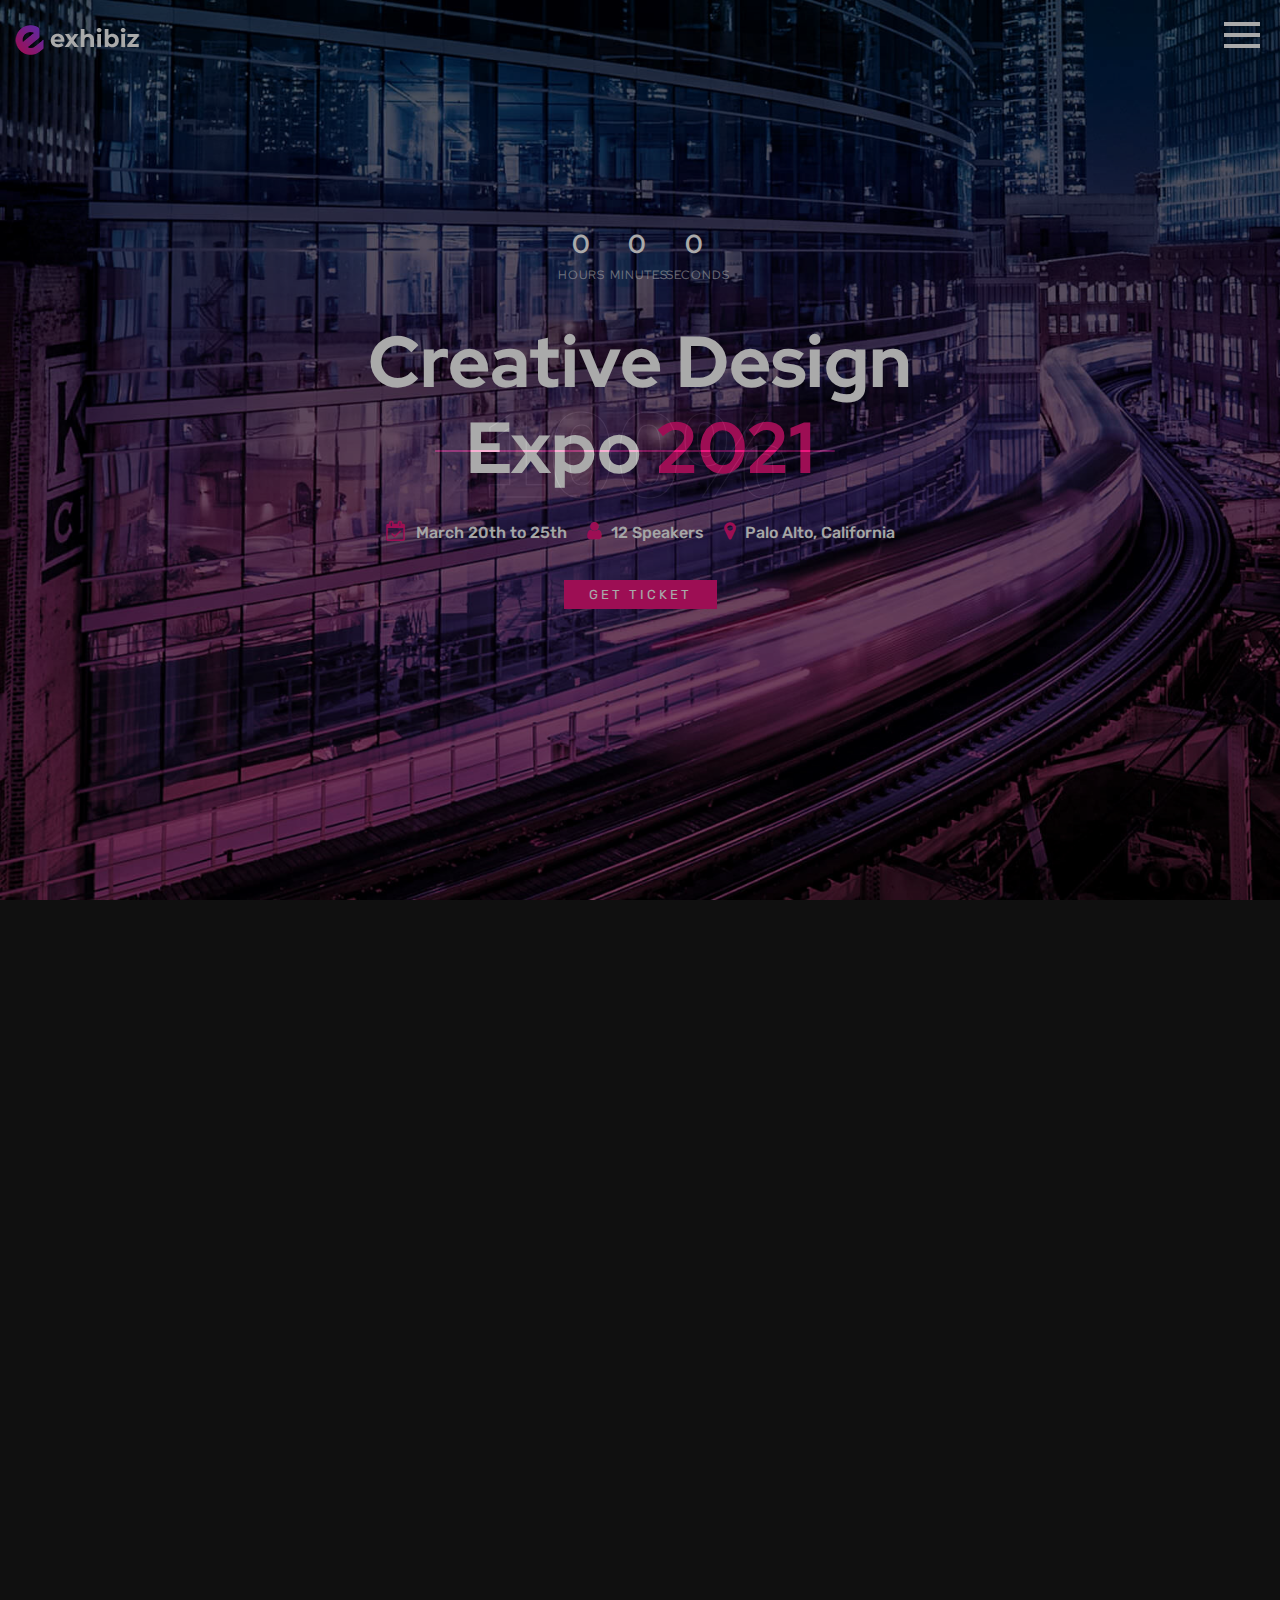
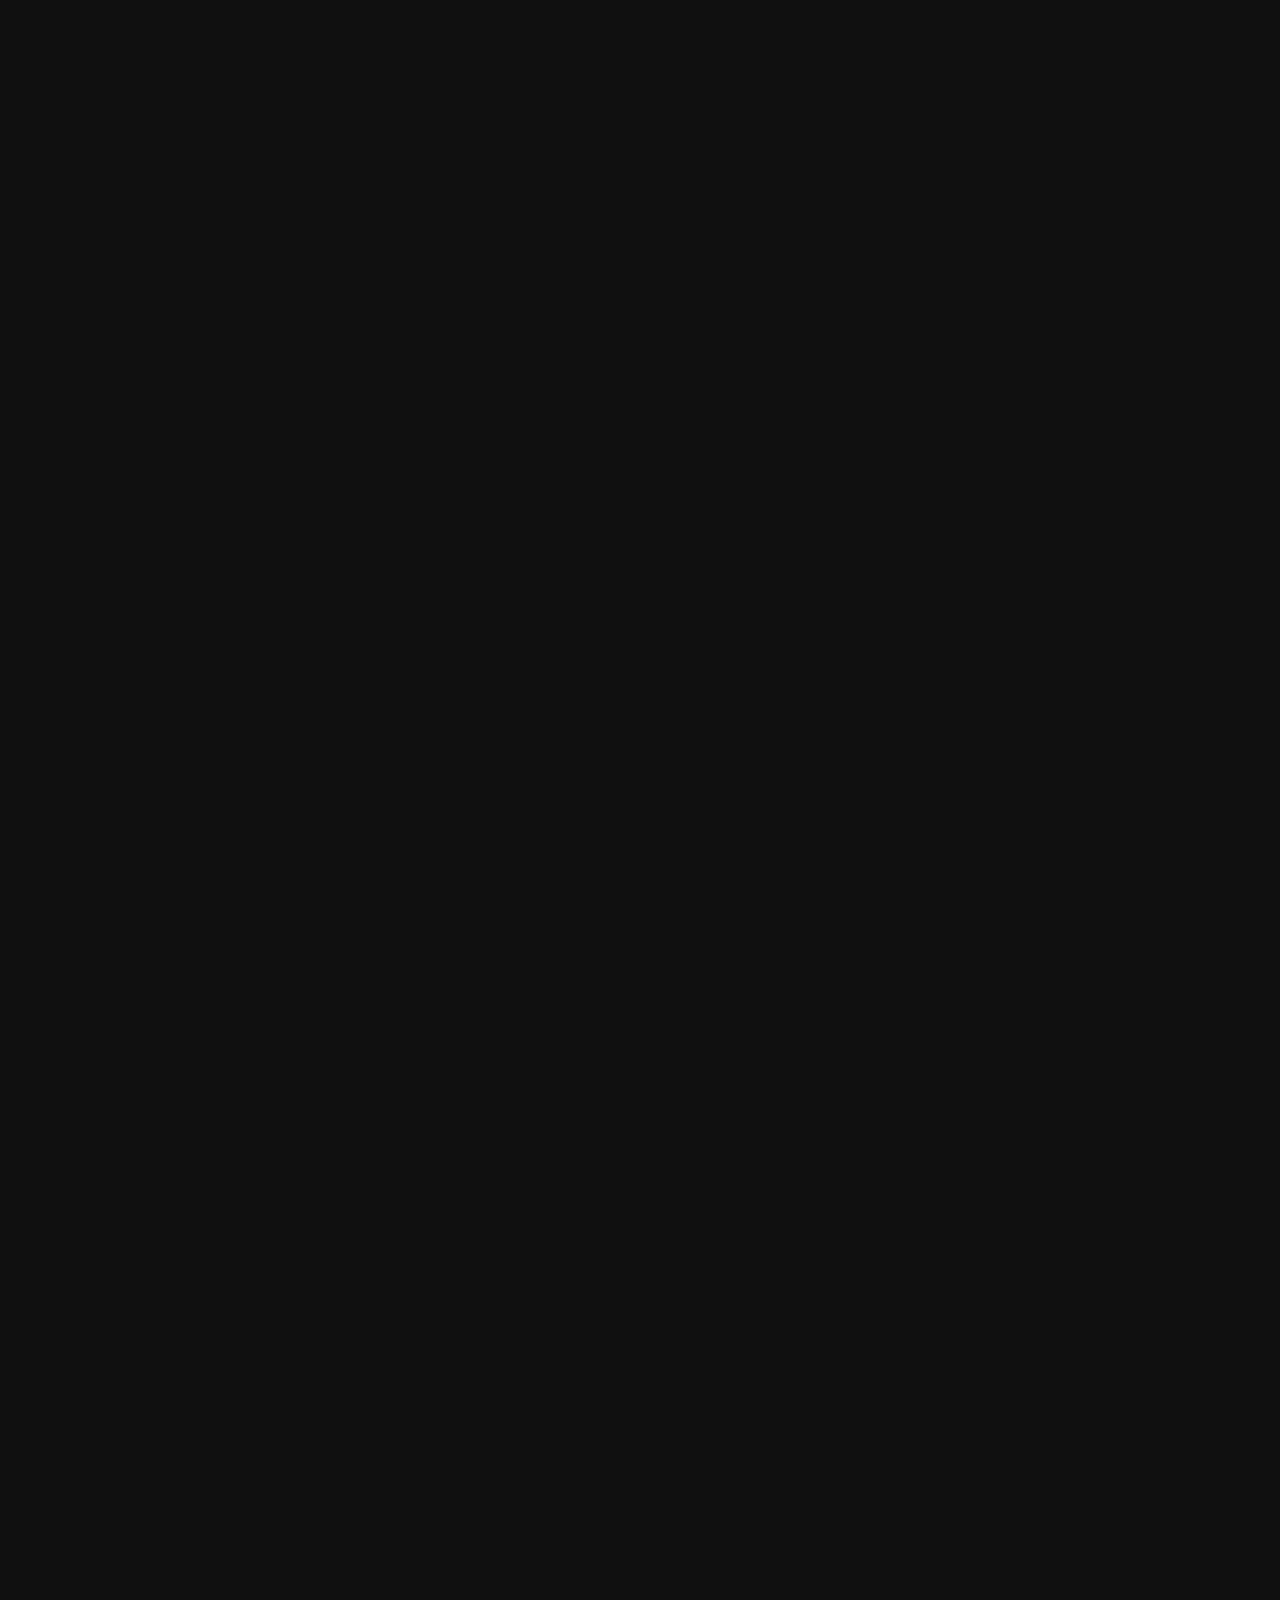
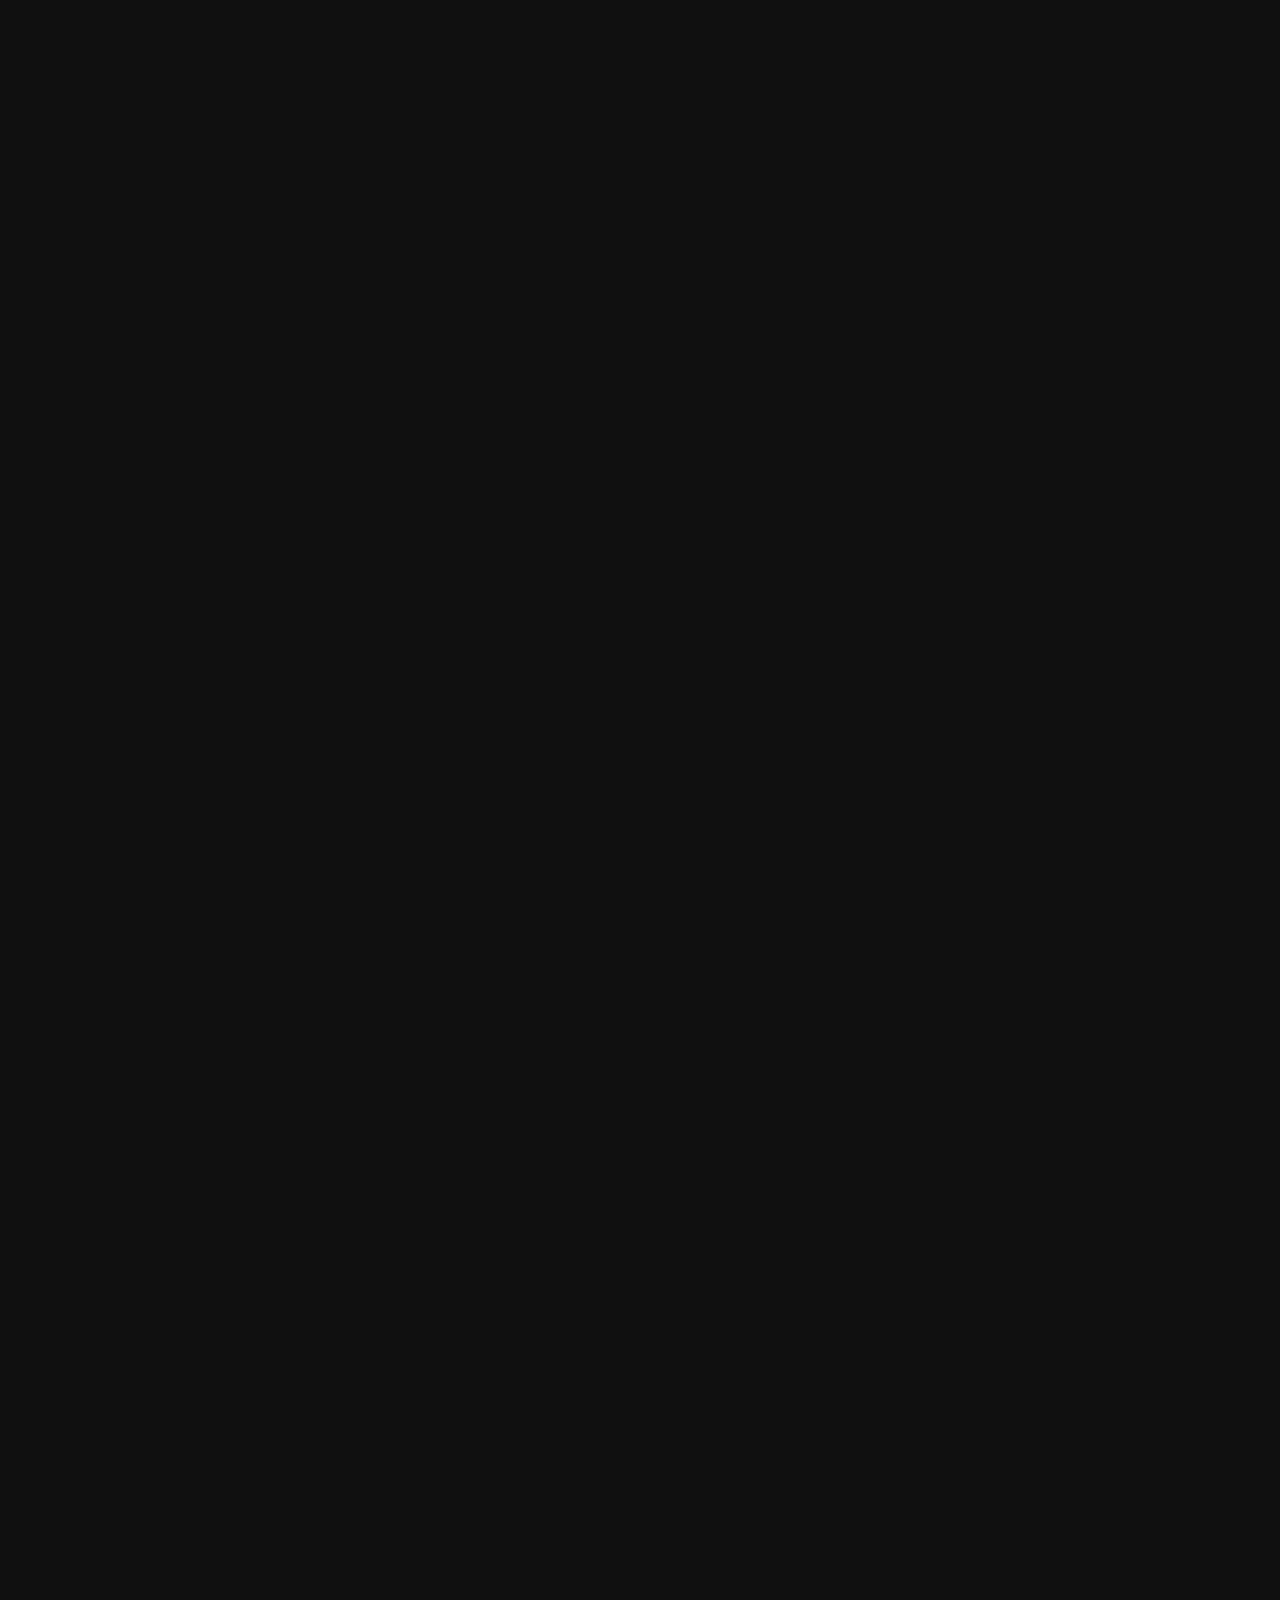
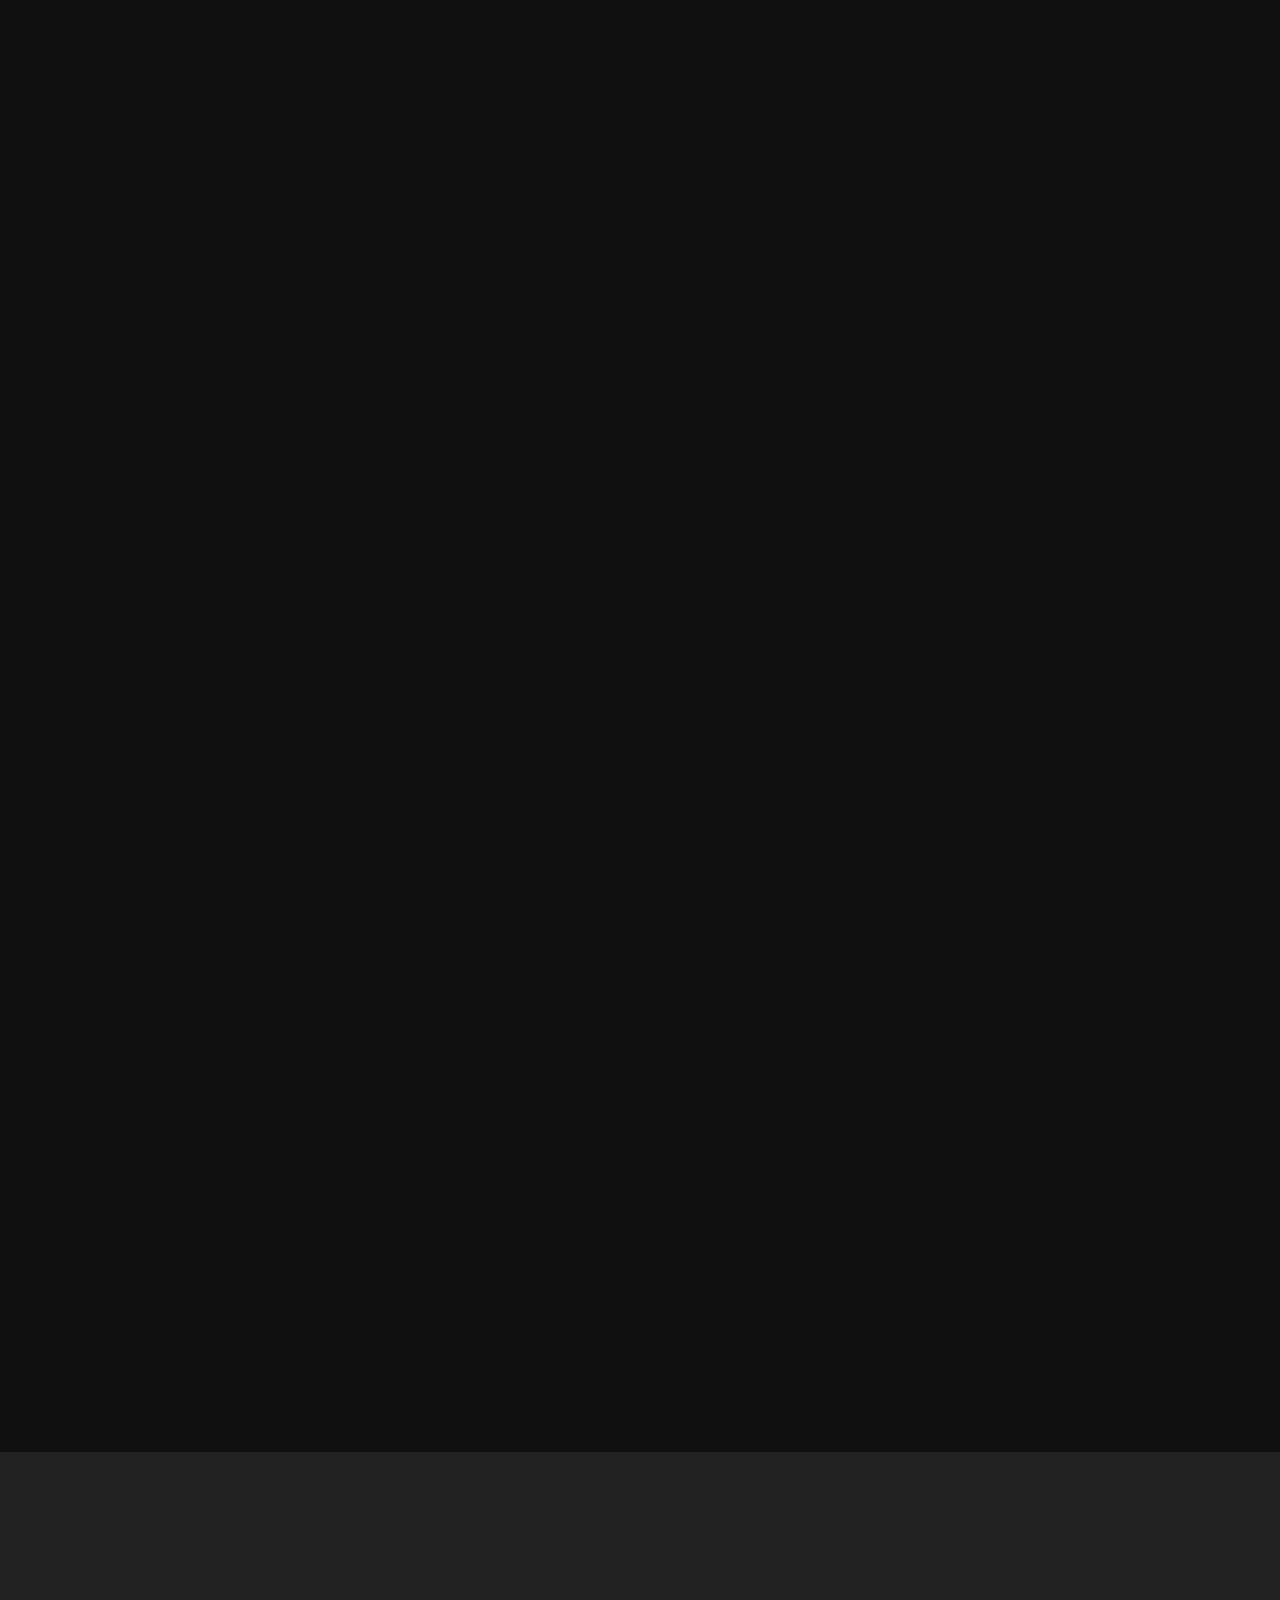
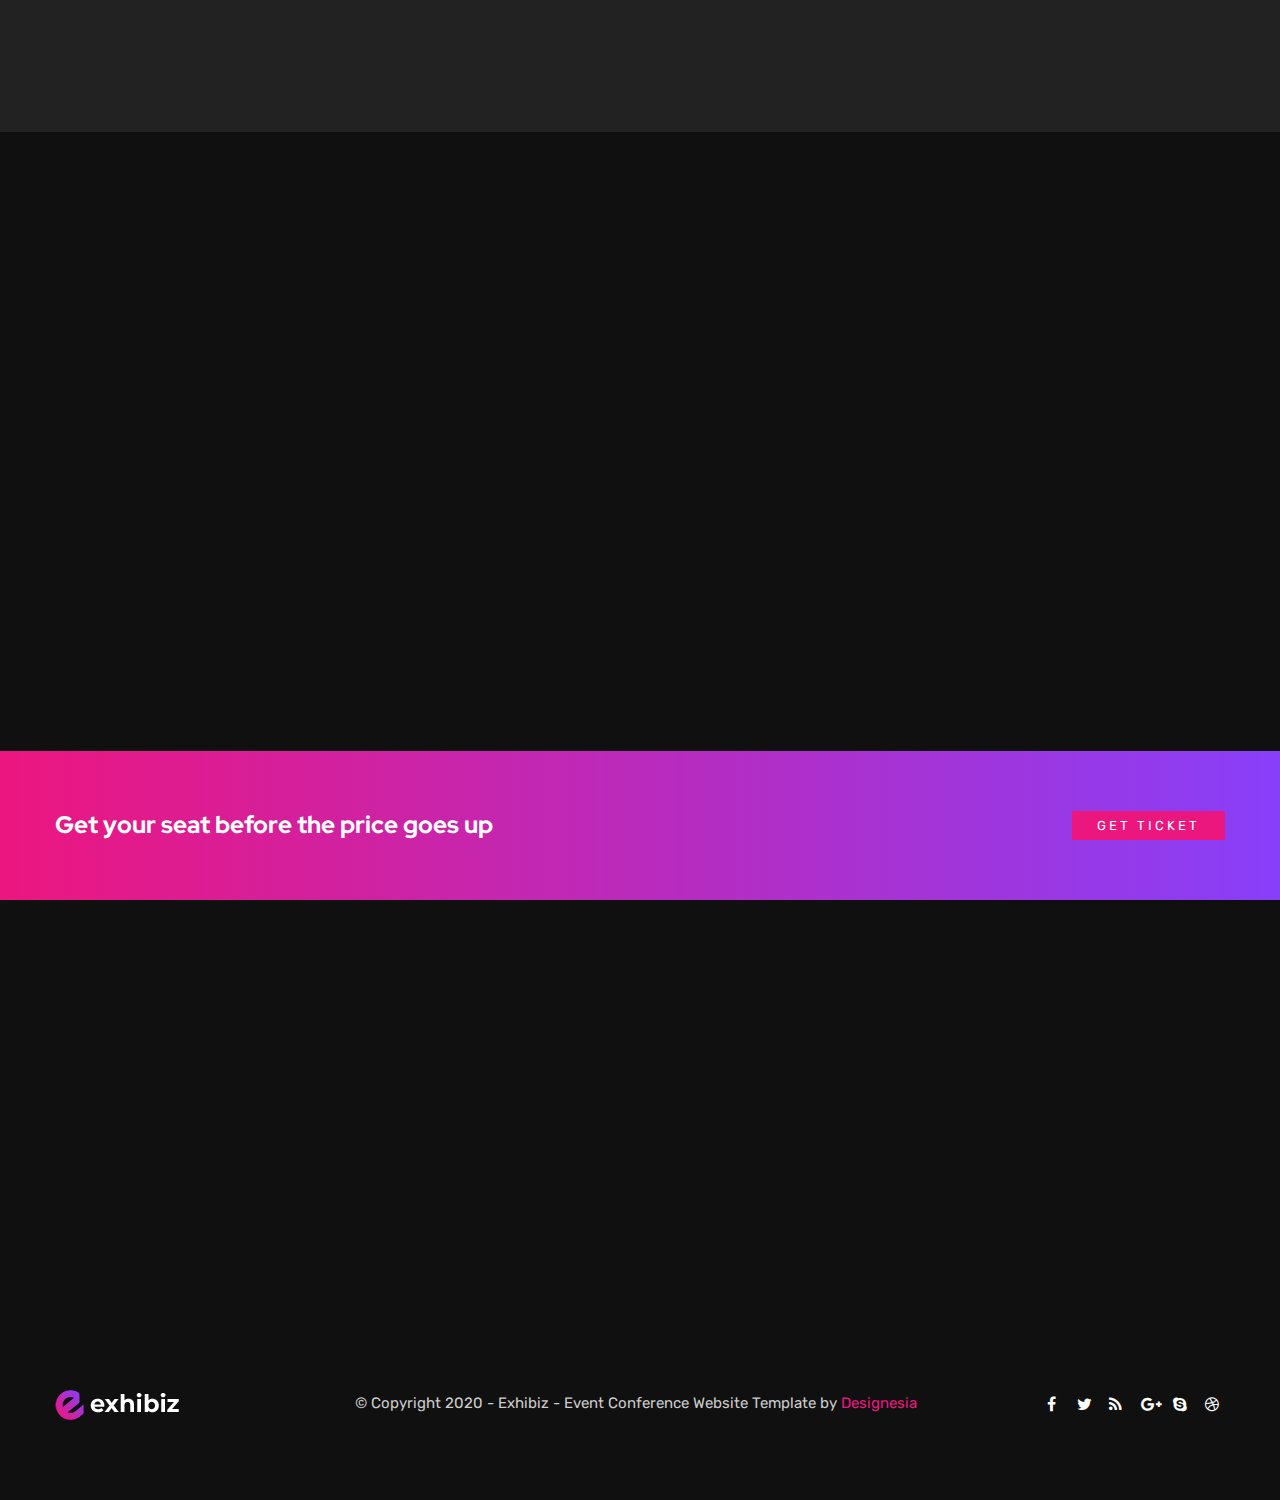
<file: index-event-parallax-dark-menu-expand.html>
<!DOCTYPE html>
<html lang="en">

<head>
    <meta charset="utf-8">
    <title>Exhibiz - Event Conference Website Template</title>
    <meta name="viewport" content="width=device-width, initial-scale=1.0">
    <meta name="description" content="">
    <meta name="keywords" content="">
    <meta name="author" content="">


    <!--[if lt IE 9]>
	<script src="js/html5shiv.js"></script>
	<![endif]-->


    <!-- CSS Files
    ================================================== -->
    <link rel="stylesheet" href="css/bootstrap.css" type="text/css">
    <link rel="stylesheet" href="css/jpreloader.css" type="text/css">
    <link rel="stylesheet" href="css/animate.css" type="text/css">
    <link rel="stylesheet" href="css/plugin.css" type="text/css">
    <link rel="stylesheet" href="css/owl.carousel.css" type="text/css">
    <link rel="stylesheet" href="css/owl.theme.css" type="text/css">
    <link rel="stylesheet" href="css/owl.transitions.css" type="text/css">
    <link rel="stylesheet" href="css/magnific-popup.css" type="text/css">
    <link rel="stylesheet" href="css/jquery.countdown.css" type="text/css">
    <link rel="stylesheet" href="css/style.css" type="text/css">
	<link rel="stylesheet" href="css/twentytwenty.css" type="text/css">

    <!-- custom background -->
    <link rel="stylesheet" href="css/bg.css" type="text/css">

    <!-- color scheme -->
	<link rel="stylesheet" href="css/colors/magenta.css" type="text/css" id="colors">
    <link rel="stylesheet" href="css/color.css" type="text/css">

    <!-- load fonts -->
    <link rel="stylesheet" href="fonts/font-awesome/css/font-awesome.css" type="text/css">
    <link rel="stylesheet" href="fonts/elegant_font/HTML_CSS/style.css" type="text/css">
    <link rel="stylesheet" href="fonts/et-line-font/style.css" type="text/css">

	<!-- custom font -->
	<link rel="stylesheet" href="css/font-style.css" type="text/css">
</head>

<body id="homepage">

    <div id="wrapper">

        <!-- header begin -->
        <header class="transparent">
            <div class="info">
                <div class="container-fluid">
                    <div class="row-fluid">
                        <div class="col-md-12">
                            <div class="column">Working Hours Monday - Friday <span class="id-color"><strong>08:00-16:00</strong></span></div>
                            <div class="column">Toll Free <span class="id-color"><strong>1800.899.900</strong></span></div>
                            <!-- social icons -->
                            <div class="column social">
                                <a href="#"><i class="fa fa-facebook"></i></a>
                                <a href="#"><i class="fa fa-twitter"></i></a>
                                <a href="#"><i class="fa fa-rss"></i></a>
                                <a href="#"><i class="fa fa-google-plus"></i></a>
                                <a href="#"><i class="fa fa-envelope-o"></i></a>
                            </div>
                            <!-- social icons close -->
                        </div>
                    </div>
                </div>
            </div>

            <div class="container-fluid">
                <div class="row-fluid">
                    <div class="col-md-12">
                        <!-- logo begin -->
                        <div id="logo">
                            <a href="index.html">
                                <img class="logo" src="images-event/logo.png" alt="">
                            </a>
                        </div>
                        <!-- logo close -->

                        <!-- small button begin -->
								<div id="mo-button-open">
									<div></div>
									<div></div>
									<div></div>
								</div>

								<!-- small button close -->

                    </div>
                    

                </div>
            </div>
        </header>
        <!-- header close -->		
		
		<!-- menu overlay begin -->
		<div id="menu-overlay" class="slideDown">
			<div class="container-fluid">
				<div class="row-fluid">
					<div class="col-md-12">
							
						<div id="mo-button-close">
				<div class="line-1"></div>
				<div class="line-2"></div>
			</div>
			
			<div class="pt80 pb80">
			
			<div class="mo-nav text-center">
				<a href="index.html">
					<img class="logo" src="images-event/logo.png" alt="">
				</a>
				
				<div class="spacer-single"></div>
							
				<!-- mainmenu begin -->
                    <ul id="mo-menu">
                        <li><a href="#section-hero">Home<span></span></a></li>
						<li><a href="#section-about">About<span></span></a></li>
						<li><a href="#section-speakers">Speakers<span></span></a></li>
						<li><a href="#section-schedule">Schedule<span></span></a></li>
						<li><a href="#section-ticket">Ticket<span></span></a></li>
						<li><a href="#section-sponsors">Sponsors<span></span></a></li>
						<li><a href="#section-register">Register<span></span></a></li>
                    </ul>
				<!-- mainmenu close -->
					
                </div>
				
			</div>
			
			</div>
							
					</div>
				</div>
			</div>
			
		</div>
		<!-- menu overlay close -->


        <!-- content begin -->
        <div id="content" class="no-bottom no-top">
				
			<!-- parallax section -->
            <section id="section-hero" class="full-height text-light" data-bgimage="url(images-event/bg/7.jpg) fixed top center"  data-stellar-background-ratio=".2">
                <div class="center-y text-center">
					<div class="container">
						<div class="row">
							<div class="col-md-12">
								<div id="defaultCountdown" class="countdown-s1"></div>
								<div class="spacer-single"></div>
								<h1 class="title-3">
									Creative Design<br>Expo <span class="id-color">2021</span>
								</h1>
							</div>

                            <div class="col-md-6 offset-md-3">
                                <div class="spacer-single"></div>
                                <div class="d-lg-flex justify-content-center">
                                    <div class="h6 padding10 pt0 pb0"><i class="i_h3 fa fa-calendar-check-o id-color"></i>March 20th to 25th</div>
                                    <div class="h6 padding10 pt0 pb0"><i class="i_h3 fa fa-user id-color"></i>12 Speakers</div>
                                    <div class="h6 padding10 pt0 pb0"><i class="i_h3 fa fa-map-marker id-color"></i>Palo Alto, California</div>
                                </div>
                                <div class="spacer-single"></div>
                                
                                <a href="#section-ticket" class="btn-custom text-white scroll-to">Get Ticket</a>
                                <div class="spacer-double"></div>
                            </div>
						</div>
					</div>
				</div>
            </section>
            <!-- section close -->
			
			<section id="section-about" data-bgimage="url(images-event/bg/1.png) fixed no-repeat">
				<div class="wm wm-border dark wow fadeInDown">welcome</div>
                    <div class="container">
                        <div class="row align-items-center">
                            
                            <div class="col-lg-6 wow fadeInLeft" data-wow-delay="0s">
                                <h2>Welcome to the Biggest<br>Creative Design Conference</h2>
                                <p>
                                    At vero eos et accusamus et iusto odio dignissimos ducimus qui blanditiis praesentium voluptatum deleniti atque corrupti quos dolores et quas molestias excepturi sint occaecati cupiditate non provident, similique sunt in culpa qui officia deserunt mollitia animi, id est laborum et dolorum fuga. Et harum quidem rerum facilis est et expedita distinctio.
                                </p>
								
								<div class="spacer10"></div>
								
								<a href="#section-speakers" class="btn-custom font-weight-bold text-white sm-mb-30 scroll-to">The Speakers</a>
                            </div>
							
							<div class="col-lg-6 mb-sm-30 text-center wow fadeInRight">
                                <div class="de-images">
									<img class="di-small wow fadeIn" src="images-event/misc/2.jpg" alt="" />
									<img class="di-small-2" src="images-event/misc/3.jpg" alt="" />
									<img class="img-fluid wow fadeInRight" data-wow-delay=".25s" src="images-event/misc/1.jpg" alt="" />
								</div>
                            </div>

                        </div>
                    </div>
                </section>
				
				
				<!-- section begin -->
            <section id="section-features">
				<div class="wm wm-border dark wow fadeInDown ">features</div>
                <div class="container">
                    <div class="row">
                        <div class="col-md-6 offset-md-3 text-center wow fadeInUp">
                            <h1>Why you should Join Event</h1>
                            <div class="separator"><span><i class="fa fa-square"></i></span></div>
                            <div class="spacer-single"></div>
                        </div>


                        <div class="col-lg-4 wow fadeIn" data-wow-delay="0s">
                            <div class="box-number square">
                               <i class="bg-color hover-color-2 fa fa-microphone text-light"></i>
                                <div class="text">
                                    <h3><span>World Class Speakers</span></h3>
                                    <p>At vero eos et accusamus et iusto odio dignissimos ducimus qui blanditiis praesentium voluptatum deleniti atque.</p>
                                </div>
                            </div>
                        </div>

                        <div class="col-lg-4 wow fadeIn" data-wow-delay=".25s">
                            <div class="box-number square">
                                <i class="bg-color hover-color-2 fa fa-lightbulb-o text-light"></i>
                                <div class="text">
                                    <h3><span>Best Experience</span></h3>
                                    <p>At vero eos et accusamus et iusto odio dignissimos ducimus qui blanditiis praesentium voluptatum deleniti atque.</p>
                                </div>
                            </div>
                        </div>

                        <div class="col-lg-4 wow fadeIn" data-wow-delay=".5s">
                            <div class="box-number square">
                                <i class="bg-color hover-color-2 fa fa-sitemap text-light"></i>
                                <div class="text">
                                    <h3><span>Networking</span></h3>
                                    <p>At vero eos et accusamus et iusto odio dignissimos ducimus qui blanditiis praesentium voluptatum deleniti atque.</p>
                                </div>
                            </div>
                        </div>

                        <div class="spacer-single sm-hide"></div>

                        <div class="col-lg-4 wow fadeIn" data-wow-delay=".75s">
                            <div class="box-number square">
                                <i class="bg-color hover-color-2 fa fa-building text-light"></i>
                                <div class="text">
                                    <h3><span>Modern Venue</span></h3>
                                    <p>At vero eos et accusamus et iusto odio dignissimos ducimus qui blanditiis praesentium voluptatum deleniti atque.</p>
                                </div>
                            </div>
                        </div>

                        <div class="col-lg-4 wow fadeIn" data-wow-delay="1s">
                            <div class="box-number square">
                                <i class="bg-color hover-color-2  fa fa-users text-light"></i>
                                <div class="text">
                                    <h3><span>New People</span></h3>
                                    <p>At vero eos et accusamus et iusto odio dignissimos ducimus qui blanditiis praesentium voluptatum deleniti atque.</p>
                                </div>
                            </div>
                        </div>

                        <div class="col-lg-4 wow fadeIn" data-wow-delay="1.25s">
                            <div class="box-number square">
                                <i class="bg-color hover-color-2 fa fa-mortar-board text-light"></i>
                                <div class="text">
                                    <h3><span>Certificates</span></h3>
                                    <p>At vero eos et accusamus et iusto odio dignissimos ducimus qui blanditiis praesentium voluptatum deleniti atque.</p>
                                </div>
                            </div>
                        </div>
						

                    </div>
                </div>
            </section>
            <!-- section close -->
			
			<!-- section begin -->
            <section id="section-speakers" class="text-light" data-bgimage="url(images-event/bg/1.jpg) fixed top center" data-stellar-background-ratio=".2">
				<div class="wm wm-border dark wow fadeInDown">speakers</div>
                <div class="container">
                    <div class="row">
						<div class="col-md-6 offset-md-3 text-center wow fadeInUp">
                            <h1>The Speakers</h1>
                            <div class="separator"><span><i class="fa fa-square"></i></span></div>
                            <div class="spacer-single"></div>
                        </div>
						
						<div class="clearfix"></div>
                      
                       <div class="col-xl-3 col-lg-4 col-sm-6 mb30 wow fadeInUp">
							<!-- team member -->
							<div class="de-team-list">
								<div class="team-pic">
									<img src="images-event/team/1.jpg" class="img-responsive" alt="" />
								</div>
								<div class="team-desc">
									<h3>John Smith</h3>
									<p class="lead">Expert Designer</p>
									<div class="small-border"></div>
									<p>Duis aute irure dolor in reprehenderit in voluptate velit esse cillum dolore eu fugiat.</p>

									<div class="social">
										<a href="#"><i class="fa fa-facebook fa-lg"></i></a>
										<a href="#"><i class="fa fa-twitter fa-lg"></i></a>
										<a href="#"><i class="fa fa-google-plus fa-lg"></i></a>
										<a href="#"><i class="fa fa-skype fa-lg"></i></a>
									</div>
								</div>
							</div>
							<!-- team close -->
						</div>
						
						<div class="col-xl-3 col-lg-4 col-sm-6 mb30 wow fadeInUp">
							<!-- team member -->
							<div class="de-team-list">
								<div class="team-pic">
									<img src="images-event/team/2.jpg" class="img-responsive" alt="" />
								</div>
								<div class="team-desc">
									<h3>Michael Dennis</h3>
									<p class="lead">Expert Designer</p>
									<div class="small-border"></div>
									<p>Duis aute irure dolor in reprehenderit in voluptate velit esse cillum dolore eu fugiat.</p>

									<div class="social">
										<a href="#"><i class="fa fa-facebook fa-lg"></i></a>
										<a href="#"><i class="fa fa-twitter fa-lg"></i></a>
										<a href="#"><i class="fa fa-google-plus fa-lg"></i></a>
										<a href="#"><i class="fa fa-skype fa-lg"></i></a>
									</div>
								</div>
							</div>
							<!-- team close -->
						</div>
						
						<div class="col-xl-3 col-lg-4 col-sm-6 mb30 wow fadeInUp">
							<!-- team member -->
							<div class="de-team-list">
								<div class="team-pic">
									<img src="images-event/team/3.jpg" class="img-responsive" alt="" />
								</div>
								<div class="team-desc">
									<h3>Sarah Michelle</h3>
									<p class="lead">Expert Designer</p>
									<div class="small-border"></div>
									<p>Duis aute irure dolor in reprehenderit in voluptate velit esse cillum dolore eu fugiat.</p>

									<div class="social">
										<a href="#"><i class="fa fa-facebook fa-lg"></i></a>
										<a href="#"><i class="fa fa-twitter fa-lg"></i></a>
										<a href="#"><i class="fa fa-google-plus fa-lg"></i></a>
										<a href="#"><i class="fa fa-skype fa-lg"></i></a>
									</div>
								</div>
							</div>
							<!-- team close -->
						</div>
						
						<div class="col-xl-3 col-lg-4 col-sm-6 mb30 wow fadeInUp">
							<!-- team member -->
							<div class="de-team-list">
								<div class="team-pic">
									<img src="images-event/team/4.jpg" class="img-responsive" alt="" />
								</div>
								<div class="team-desc">
									<h3>Katty Wilson</h3>
									<p class="lead">Expert Designer</p>
									<div class="small-border"></div>
									<p>Duis aute irure dolor in reprehenderit in voluptate velit esse cillum dolore eu fugiat.</p>

									<div class="social">
										<a href="#"><i class="fa fa-facebook fa-lg"></i></a>
										<a href="#"><i class="fa fa-twitter fa-lg"></i></a>
										<a href="#"><i class="fa fa-google-plus fa-lg"></i></a>
										<a href="#"><i class="fa fa-skype fa-lg"></i></a>
									</div>
								</div>
							</div>
							<!-- team close -->
						</div>

						<div class="clearfix"></div>

                    </div>
                </div>
            </section>
            <!-- section close -->
			
			
			<!-- section begin -->
            <section id="section-schedule" aria-label="section-services-tab" data-bgimage="url(images-event/bg/2.png) fixed center no-repeat">
                <div class="wm wm-border dark wow fadeInDown ">schedule</div>
                <div class="container">
                    <div class="row">
                        <div class="col-md-6 offset-md-3 text-center wow fadeInUp">
                            <h1>Event Schedule</h1>
                            <div class="separator"><span><i class="fa fa-square"></i></span></div>
                            <div class="spacer-single"></div>
                        </div>

                        <div class="col-md-12 wow fadeInUp">
                            <div class="de_tab tab_style_4 text-center">
                                <ul class="de_nav de_nav_dark">
                                    <li class="active" data-link="#section-services-tab">
                                        <h3>Day <span>01</span></h3>
                                        <h4>March 20, 2021</h4>
                                    </li>
                                    <li data-link="#section-services-tab">
                                        <h3>Day <span>02</span></h3>
                                        <h4>March 21, 2021</h4>
                                    </li>
                                    <li data-link="#section-services-tab">
                                        <h3>Day <span>03</span></h3>
                                        <h4>March 22, 2021</h4>
                                    </li>
                                    <li data-link="#section-services-tab">
                                        <h3>Day <span>04</span></h3>
                                        <h4>March 23, 2021</h4>
                                    </li>
                                    <li data-link="#section-services-tab">
                                        <h3>Day <span>05</span></h3>
                                        <h4>March 24, 2021</h4>
                                    </li>
                                </ul>

                                <div class="de_tab_content text-left">

                                    <div id="tab1" class="tab_single_content dark">
                                        <div class="row">
                                            <div class="col-md-12">
                                                <div class="schedule-listing">
                                                    <div class="schedule-item">
                                                        <div class="sc-time">08:00 - 10:00 AM</div>
                                                        <div class="sc-pic">
                                                            <img src="images-event/team/1.jpg" class="img-circle" alt="">
                                                        </div>
                                                        <div class="sc-name">
                                                            <h4>John Smith</h4>
                                                            <span>Founder & CEO</span>
                                                        </div>
                                                        <div class="sc-info">
                                                            <h3>Introduction Creative Design</h3>
                                                            <p>In this session we will discuss about digital topics in detail. You need laptops and other tech support equipment. This session will last for 2 hours. So prepare yourself.</p>
                                                        </div>
                                                        <div class="clearfix"></div>
                                                    </div>
                                                </div>

                                                <div class="schedule-listing">
                                                    <div class="schedule-item">
                                                        <div class="sc-time">12:00 - 14:00 PM</div>
                                                        <div class="sc-pic">
                                                            <img src="images-event/team/2.jpg" class="img-circle" alt="">
                                                        </div>
                                                        <div class="sc-name">
                                                            <h4>Michael Dennis</h4>
                                                            <span>Founder & CEO</span>
                                                        </div>
                                                        <div class="sc-info">
                                                            <h3>Getting Started With Creative Design</h3>
                                                            <p>In this session we will discuss about digital topics in detail. You need laptops and other tech support equipment. This session will last for 2 hours. So prepare yourself.</p>
                                                        </div>
                                                        <div class="clearfix"></div>
                                                    </div>
                                                </div>

                                                <div class="schedule-listing">
                                                    <div class="schedule-item">
                                                        <div class="sc-time">16:00 - 18:00 PM</div>
                                                        <div class="sc-pic">
                                                            <img src="images-event/team/3.jpg" class="img-circle" alt="">
                                                        </div>
                                                        <div class="sc-name">
                                                            <h4>Sarah Michelle</h4>
                                                            <span>Founder & CEO</span>
                                                        </div>
                                                        <div class="sc-info">
                                                            <h3>Prepare Your Design Concept</h3>
                                                            <p>In this session we will discuss about digital topics in detail. You need laptops and other tech support equipment. This session will last for 2 hours. So prepare yourself.</p>
                                                        </div>
                                                        <div class="clearfix"></div>
                                                    </div>
                                                </div>

                                                <div class="schedule-listing">
                                                    <div class="schedule-item">
                                                        <div class="sc-time">20:00 - 22:00 PM</div>
                                                        <div class="sc-pic">
                                                            <img src="images-event/team/4.jpg" class="img-circle" alt="">
                                                        </div>
                                                        <div class="sc-name">
                                                            <h4>Katty Wilson</h4>
                                                            <span>Founder & CEO</span>
                                                        </div>
                                                        <div class="sc-info">
                                                            <h3>Creative Design Implementation Basic</h3>
                                                            <p>In this session we will discuss about digital topics in detail. You need laptops and other tech support equipment. This session will last for 2 hours. So prepare yourself.</p>
                                                        </div>
                                                        <div class="clearfix"></div>
                                                    </div>
                                                </div>
                                            </div>
                                        </div>
                                    </div>

                                    <div id="tab2" class="tab_single_content dark">
                                        <div class="row">
                                            <div class="col-md-12">
                                                <div class="schedule-listing">
                                                    <div class="schedule-item">
                                                        <div class="sc-time">08:00 - 12:00 AM</div>
                                                        <div class="sc-pic">
                                                            <img src="images-event/team/5.jpg" class="img-circle" alt="">
                                                        </div>
                                                        <div class="sc-name">
                                                            <h4>Rose Shipp</h4>
                                                            <span>Founder & CEO</span>
                                                        </div>
                                                        <div class="sc-info">
                                                            <h3>Creative Design Implementation Basic 2</h3>
                                                            <p>In this session we will discuss about digital topics in detail. You need laptops and other tech support equipment. This session will last for 2 hours. So prepare yourself.</p>
                                                        </div>
                                                        <div class="clearfix"></div>
                                                    </div>
                                                </div>

                                                <div class="schedule-listing">
                                                    <div class="schedule-item">
                                                        <div class="sc-time">12:00 - 14:00 PM</div>
                                                        <div class="sc-pic">
                                                            <img src="images-event/team/6.jpg" class="img-circle" alt="">
                                                        </div>
                                                        <div class="sc-name">
                                                            <h4>Isaac Nicholas</h4>
                                                            <span>Founder & CEO</span>
                                                        </div>
                                                        <div class="sc-info">
                                                            <h3>How to Design Happiness</h3>
                                                            <p>In this session we will discuss about digital topics in detail. You need laptops and other tech support equipment. This session will last for 2 hours. So prepare yourself.</p>
                                                        </div>
                                                        <div class="clearfix"></div>
                                                    </div>
                                                </div>

                                                <div class="schedule-listing">
                                                    <div class="schedule-item">
                                                        <div class="sc-time">16:00 - 18:00 PM</div>
                                                        <div class="sc-pic">
                                                            <img src="images-event/team/7.jpg" class="img-circle" alt="">
                                                        </div>
                                                        <div class="sc-name">
                                                            <h4>John Arnold</h4>
                                                            <span>Founder & CEO</span>
                                                        </div>
                                                        <div class="sc-info">
                                                            <h3>Good Storytelling For Great Design</h3>
                                                            <p>In this session we will discuss about digital topics in detail. You need laptops and other tech support equipment. This session will last for 2 hours. So prepare yourself.</p>
                                                        </div>
                                                        <div class="clearfix"></div>
                                                    </div>
                                                </div>

                                                <div class="schedule-listing">
                                                    <div class="schedule-item">
                                                        <div class="sc-time">20:00 - 22:00 PM</div>
                                                        <div class="sc-pic">
                                                            <img src="images-event/team/1.jpg" class="img-circle" alt="">
                                                        </div>
                                                        <div class="sc-name">
                                                            <h4>John Smith</h4>
                                                            <span>Founder & CEO</span>
                                                        </div>
                                                        <div class="sc-info">
                                                            <h3>Unintuitive Lessons on Being a Designer</h3>
                                                            <p>In this session we will discuss about digital topics in detail. You need laptops and other tech support equipment. This session will last for 2 hours. So prepare yourself.</p>
                                                        </div>
                                                        <div class="clearfix"></div>
                                                    </div>
                                                </div>
                                            </div>
                                        </div>
                                    </div>

                                    <div id="tab3" class="tab_single_content dark">
                                        <div class="row">
                                            <div class="col-md-12">
                                                <div class="schedule-listing">
                                                    <div class="schedule-item">
                                                        <div class="sc-time">08:00 - 12:00 AM</div>
                                                        <div class="sc-pic">
                                                            <img src="images-event/team/2.jpg" class="img-circle" alt="">
                                                        </div>
                                                        <div class="sc-name">
                                                            <h4>Michael Dennis</h4>
                                                            <span>Founder & CEO</span>
                                                        </div>
                                                        <div class="sc-info">
                                                            <h3>The Secret of Great App Design</h3>
                                                            <p>In this session we will discuss about digital topics in detail. You need laptops and other tech support equipment. This session will last for 2 hours. So prepare yourself.</p>
                                                        </div>
                                                        <div class="clearfix"></div>
                                                    </div>
                                                </div>

                                                <div class="schedule-listing">
                                                    <div class="schedule-item">
                                                        <div class="sc-time">12:00 - 14:00 PM</div>
                                                        <div class="sc-pic">
                                                            <img src="images-event/team/3.jpg" class="img-circle" alt="">
                                                        </div>
                                                        <div class="sc-name">
                                                            <h4>Sarah Michelle</h4>
                                                            <span>Founder & CEO</span>
                                                        </div>
                                                        <div class="sc-info">
                                                            <h3>Use Design Thinking in Your Everyday Routine</h3>
                                                            <p>In this session we will discuss about digital topics in detail. You need laptops and other tech support equipment. This session will last for 2 hours. So prepare yourself.</p>
                                                        </div>
                                                        <div class="clearfix"></div>
                                                    </div>
                                                </div>

                                                <div class="schedule-listing">
                                                    <div class="schedule-item">
                                                        <div class="sc-time">16:00 - 18:00 PM</div>
                                                        <div class="sc-pic">
                                                            <img src="images-event/team/4.jpg" class="img-circle" alt="">
                                                        </div>
                                                        <div class="sc-name">
                                                            <h4>Katty Wilson</h4>
                                                            <span>Founder & CEO</span>
                                                        </div>
                                                        <div class="sc-info">
                                                            <h3>Design Into The Real World</h3>
                                                            <p>In this session we will discuss about digital topics in detail. You need laptops and other tech support equipment. This session will last for 2 hours. So prepare yourself.</p>
                                                        </div>
                                                        <div class="clearfix"></div>
                                                    </div>
                                                </div>

                                                <div class="schedule-listing">
                                                    <div class="schedule-item">
                                                        <div class="sc-time">20:00 - 22:00 AM</div>
                                                        <div class="sc-pic">
                                                            <img src="images-event/team/5.jpg" class="img-circle" alt="">
                                                        </div>
                                                        <div class="sc-name">
                                                            <h4>Rose Shipp</h4>
                                                            <span>Founder & CEO</span>
                                                        </div>
                                                        <div class="sc-info">
                                                            <h3>Advanced Design Implementation</h3>
                                                            <p>In this session we will discuss about digital topics in detail. You need laptops and other tech support equipment. This session will last for 2 hours. So prepare yourself.</p>
                                                        </div>
                                                        <div class="clearfix"></div>
                                                    </div>
                                                </div>
                                            </div>
                                        </div>
                                    </div>

                                    <div id="tab4" class="tab_single_content dark">
                                        <div class="row">
                                            <div class="col-md-12">
                                                <div class="schedule-listing">
                                                    <div class="schedule-item">
                                                        <div class="sc-time">08:00 - 12:00 AM</div>
                                                        <div class="sc-pic">
                                                            <img src="images-event/team/6.jpg" class="img-circle" alt="">
                                                        </div>
                                                        <div class="sc-name">
                                                            <h4>Isaac Nicholas</h4>
                                                            <span>Founder & CEO</span>
                                                        </div>
                                                        <div class="sc-info">
                                                            <h3>Advanced Design Implementation 2</h3>
                                                            <p>In this session we will discuss about digital topics in detail. You need laptops and other tech support equipment. This session will last for 2 hours. So prepare yourself.</p>
                                                        </div>
                                                        <div class="clearfix"></div>
                                                    </div>
                                                </div>

                                                <div class="schedule-listing">
                                                    <div class="schedule-item">
                                                        <div class="sc-time">12:00 - 14:00 PM</div>
                                                        <div class="sc-pic">
                                                            <img src="images-event/team/7.jpg" class="img-circle" alt="">
                                                        </div>
                                                        <div class="sc-name">
                                                            <h4>John Arnold</h4>
                                                            <span>Founder & CEO</span>
                                                        </div>
                                                        <div class="sc-info">
                                                            <h3>Branding, Identity &amp; Logo Design Explained</h3>
                                                            <p>In this session we will discuss about digital topics in detail. You need laptops and other tech support equipment. This session will last for 2 hours. So prepare yourself.</p>
                                                        </div>
                                                        <div class="clearfix"></div>
                                                    </div>
                                                </div>

                                                <div class="schedule-listing">
                                                    <div class="schedule-item">
                                                        <div class="sc-time">16:00 - 18:00 PM</div>
                                                        <div class="sc-pic">
                                                            <img src="images-event/team/1.jpg" class="img-circle" alt="">
                                                        </div>
                                                        <div class="sc-name">
                                                            <h4>John Smith</h4>
                                                            <span>Founder & CEO</span>
                                                        </div>
                                                        <div class="sc-info">
                                                            <h3>The Art of Personal Branding</h3>
                                                            <p>In this session we will discuss about digital topics in detail. You need laptops and other tech support equipment. This session will last for 2 hours. So prepare yourself.</p>
                                                        </div>
                                                        <div class="clearfix"></div>
                                                    </div>
                                                </div>

                                                <div class="schedule-listing">
                                                    <div class="schedule-item">
                                                        <div class="sc-time">20:00 - 22:00 PM</div>
                                                        <div class="sc-pic">
                                                            <img src="images-event/team/2.jpg" class="img-circle" alt="">
                                                        </div>
                                                        <div class="sc-name">
                                                            <h4>Michael Dennis</h4>
                                                            <span>Founder & CEO</span>
                                                        </div>
                                                        <div class="sc-info">
                                                            <h3>8 Secret Benefits of Branding</h3>
                                                            <p>In this session we will discuss about digital topics in detail. You need laptops and other tech support equipment. This session will last for 2 hours. So prepare yourself.</p>
                                                        </div>
                                                        <div class="clearfix"></div>
                                                    </div>
                                                </div>
                                            </div>
                                        </div>
                                    </div>

                                    <div id="tab5" class="tab_single_content dark">
                                        <div class="row">
                                            <div class="col-md-12">
                                                <div class="schedule-listing">
                                                    <div class="schedule-item">
                                                        <div class="sc-time">08:00 - 12:00 AM</div>
                                                        <div class="sc-pic">
                                                            <img src="images-event/team/1.jpg" class="img-circle" alt="">
                                                        </div>
                                                        <div class="sc-name">
                                                            <h4>John Smith</h4>
                                                            <span>Founder & CEO</span>
                                                        </div>
                                                        <div class="sc-info">
                                                            <h3>How To Brand A Startup On A Small Budget</h3>
                                                            <p>In this session we will discuss about digital topics in detail. You need laptops and other tech support equipment. This session will last for 2 hours. So prepare yourself.</p>
                                                        </div>
                                                        <div class="clearfix"></div>
                                                    </div>
                                                </div>

                                                <div class="schedule-listing">
                                                    <div class="schedule-item">
                                                        <div class="sc-time">08:00 - 12:00 AM</div>
                                                        <div class="sc-pic">
                                                            <img src="images-event/team/2.jpg" class="img-circle" alt="">
                                                        </div>
                                                        <div class="sc-name">
                                                            <h4>John Smith</h4>
                                                            <span>Founder & CEO</span>
                                                        </div>
                                                        <div class="sc-info">
                                                            <h3>Establishing a Brand Identity</h3>
                                                            <p>In this session we will discuss about digital topics in detail. You need laptops and other tech support equipment. This session will last for 2 hours. So prepare yourself.</p>
                                                        </div>
                                                        <div class="clearfix"></div>
                                                    </div>
                                                </div>

                                                <div class="schedule-listing">
                                                    <div class="schedule-item">
                                                        <div class="sc-time">08:00 - 12:00 AM</div>
                                                        <div class="sc-pic">
                                                            <img src="images-event/team/3.jpg" class="img-circle" alt="">
                                                        </div>
                                                        <div class="sc-name">
                                                            <h4>Sarah Michelle</h4>
                                                            <span>Founder & CEO</span>
                                                        </div>
                                                        <div class="sc-info">
                                                            <h3>Interview With World Class Designer</h3>
                                                            <p>In this session we will discuss about digital topics in detail. You need laptops and other tech support equipment. This session will last for 2 hours. So prepare yourself.</p>
                                                        </div>
                                                        <div class="clearfix"></div>
                                                    </div>
                                                </div>

                                                <div class="schedule-listing">
                                                    <div class="schedule-item">
                                                        <div class="sc-time">08:00 - 12:00 AM</div>
                                                        <div class="sc-pic">
                                                            <img src="images-event/team/4.jpg" class="img-circle" alt="">
                                                        </div>
                                                        <div class="sc-name">
                                                            <h4>Katty Wilson</h4>
                                                            <span>Founder & CEO</span>
                                                        </div>
                                                        <div class="sc-info">
                                                            <h3>Close Event Ceremony &amp; Doorprize</h3>
                                                            <p>In this session we will discuss about digital topics in detail. You need laptops and other tech support equipment. This session will last for 2 hours. So prepare yourself.</p>
                                                        </div>
                                                        <div class="clearfix"></div>
                                                    </div>
                                                </div>
                                            </div>
                                        </div>
                                    </div>
                                </div>
                            </div>
                        </div>
                    </div>
                </div>
            </section>
            <!-- section close -->
			
			<!-- section begin -->
            <section id="section-ticket" class="text-light" data-bgimage="url(images-event/bg/2.jpg) fixed top">
                <div class="wm wm-border dark wow fadeInDown">tickets</div>
				<div class="container">
                    <div class="row">
						<div class="col-md-6 offset-md-3 text-center wow fadeInUp">
                            <h1>Choose a Ticket</h1>
                            <div class="separator"><span><i class="fa fa-square"></i></span></div>
                            <div class="spacer-single"></div>
                        </div>

                        <div class="col-lg-4 col-md-6">
                            <div class="pricing-s1 mb30 wow fadeInUp">
                                <div class="top">
                                    <h2>Day Pass</h2>
                                    <p class="price"><span class="currency id-color">$</span> <b>49.99</b></p>
                                </div>
                                <div class="bottom">
                                    <ul>
                                        <li><i class="icon_check_alt2"></i>Conference Tickets</li>
                                        <li><i class="icon_check_alt2"></i>Free Lunch Nad Coffee</li>
                                        <li><i class="icon_check_alt2"></i>Certificates</li>
                                        <li><i class="icon_close_alt2"></i>Private Access</li>
                                        <li><i class="icon_close_alt2"></i>Experts Contacts</li>
                                    </ul>
                                    <a href="" class="btn btn-custom text-white">Buy Ticket</a>
                                </div>
								<div class="ps1-deco"></div>
                            </div>
                        </div>
                        <div class="col-lg-4 col-md-6">
                            <div class="pricing-s1 mb30 wow fadeInUp">
                                <div class="ribbon color-2 text-white">Recommend</div>
                                <div class="top">
                                    <h2>Full Pass</h2>
                                    <p class="price"><span class="currency id-color">$</span> <b>79.99</b></p>
                                </div>
                                <div class="bottom">
                                    <ul>
                                        <li><i class="icon_check_alt2"></i>Conference Tickets</li>
                                        <li><i class="icon_check_alt2"></i>Free Lunch Nad Coffee</li>
                                        <li><i class="icon_check_alt2"></i>Certificates</li>
                                        <li><i class="icon_check_alt2"></i>Private Access</li>
                                        <li><i class="icon_close_alt2"></i>Experts Contacts</li>
                                    </ul>
                                    <a href="" class="btn btn-custom text-white">Buy Ticket</a>
                                </div>
								<div class="ps1-deco"></div>
                            </div>
                        </div>
                        <div class="col-lg-4 col-md-6">
                            <div class="pricing-s1 mb30 wow fadeInUp">
                                <div class="top">
                                    <h2>Group Pass</h2>
                                    <p class="price"><span class="currency id-color">$</span> <b>139.99</b></p>
                                </div>
                                <div class="bottom">
                                    <ul>
                                        <li><i class="icon_check_alt2"></i>Conference Tickets</li>
                                        <li><i class="icon_check_alt2"></i>Free Lunch Nad Coffee</li>
                                        <li><i class="icon_check_alt2"></i>Certificates</li>
                                        <li><i class="icon_check_alt2"></i>Private Access</li>
                                        <li><i class="icon_check_alt2"></i>Experts Contacts</li>
                                    </ul>
                                    <a href="" class="btn btn-custom text-white">Buy Ticket</a>
                                </div>
								<div class="ps1-deco"></div>
                            </div>
                        </div>
                    </div>
                </div>
            </section>
            <!-- section close -->
			
			<!-- section begin -->
            <section id="section-sponsors" data-bgimage="url(images-event/bg/3.png) fixed center no-repeat">
                <div class="wm wm-border dark wow fadeInDown ">sponsors</div>
                <div class="container">
                    <div class="row">
                        <div class="col-md-6 offset-md-3 text-center wow fadeInUp">
                            <h1>Official Sponsors</h1>
                            <div class="separator"><span><i class="fa fa-square"></i></span></div>
                            <div class="spacer-single"></div>
                        </div>

                        <div class="col-md-12 text-center wow fadeInUp">
                            <h3>Gold Sponsors</h3>
                            <div class="spacer-single"></div>
                            <img src="images-event/logo/1.png" alt="" class="grey-hover">
                            <img src="images-event/logo/2b.png" alt="" class="grey-hover">
                            <img src="images-event/logo/3b.png" alt="" class="grey-hover">
							<img src="images-event/logo/4b.png" alt="" class="grey-hover">
                            <div class="spacer-double"></div>

                            <h3>Silver Sponsors</h3>
                            <div class="spacer-single"></div>
                            <img src="images-event/logo/5.png" alt="" class="grey-hover">
                            <img src="images-event/logo/6.png" alt="" class="grey-hover">
                            <img src="images-event/logo/7.png" alt="" class="grey-hover">
                            <img src="images-event/logo/8b.png" alt="" class="grey-hover">
                        </div>
                    </div>
                </div>
            </section>
            <!-- section close -->
			
			<!-- section begin -->
            <section id="section-testimonials" aria-label="section" class="text-light">
				<div class="wm wm-border dark wow fadeInDown">testimonials</div>
                <div class="container">
                    <div class="row">

                        <div class="col-md-8 offset-md-2">
                            
							<div id="testimonial-carousel-single" class="owl-carousel owl-theme wow fadeInUp">
								<blockquote class="testimonial-big">
									<span class="title">I've got lot experiences!</span>
									I'm always impressed with the event. Lorem ipsum dolor sit amet, consectetur adipisicing elit, sed do eiusmod tempor incididunt ut labore et dolore magna aliqua. Ut enim ad minim veniam, quis nostrud exercitation ullamco laboris nisi ut aliquip.

									<span class="name">John, Customer</span>
								</blockquote>
								
								<blockquote class="testimonial-big">
									<span class="title">Exceeded my expectations!</span>
									Just wow! I'm always impressed with the event. Lorem ipsum dolor sit amet, consectetur adipisicing elit, sed do eiusmod tempor incididunt ut labore et dolore magna aliqua. Ut enim ad minim veniam, quis nostrud exercitation ullamco.

									<span class="name">Sandra, Customer</span>
								</blockquote>
								
								<blockquote class="testimonial-big">
									<span class="title">Better than I think!</span>
									I'm always impressed with the event. Lorem ipsum dolor sit amet, consectetur adipisicing elit, sed do eiusmod tempor incididunt ut labore et dolore magna aliqua. Ut enim ad minim veniam, quis nostrud exercitation ullamco laboris nisi ut aliquip.

									<span class="name">Michael, Customer</span>
								</blockquote>
							</div>
							
                        </div>

                    </div>
					
                </div>
            </section>
            <!-- section close -->
			
			<!-- section begin -->
            <section id="section-portfolio" class="no-top no-bottom" aria-label="section">                
                <div id="gallery" class="gallery zoom-gallery full-gallery de-gallery pf_full_width wow fadeInUp" data-wow-delay=".3s">

                    <!-- gallery item -->
                    <div class="item residential">
                        <div class="picframe">
                            <a href="images-event/portfolio/1.jpg" title="Event Photo">
                                <span class="overlay">
                                    <span class="pf_text">
                                        <span class="project-name">View Image</span>
                                    </span>
                                </span>
                                <img src="images-event/portfolio/1.jpg" alt="" />
                            </a>
                        </div>
                    </div>
                    <!-- close gallery item -->

                    <!-- gallery item -->
                    <div class="item hospitaly">
                        <div class="picframe">
                            <a href="images-event/portfolio/2.jpg" title="Event Photo">
                                <span class="overlay">
                                    <span class="pf_text">
                                        <span class="project-name">View Image</span>
                                    </span>
                                </span>
                                <img src="images-event/portfolio/2.jpg" alt="" />
                            </a>
                        </div>
                    </div>
                    <!-- close gallery item -->

                    <!-- gallery item -->
                    <div class="item hospitaly">
                        <div class="picframe">
                            <a href="images-event/portfolio/3.jpg" title="Event Photo">
                                <span class="overlay">
                                    <span class="pf_text">
                                        <span class="project-name">View Image</span>
                                    </span>
                                </span>
                                <img src="images-event/portfolio/3.jpg" alt="" />
                            </a>
                        </div>
                    </div>
                    <!-- close gallery item -->

                    <!-- gallery item -->
                    <div class="item residential">
                        <div class="picframe">
                            <a href="images-event/portfolio/4.jpg" title="Event Photo">
                                <span class="overlay">
                                    <span class="pf_text">
                                        <span class="project-name">View Image</span>
                                    </span>
                                </span>
                                <img src="images-event/portfolio/4.jpg" alt="" />
                            </a>
                        </div>
                    </div>
                    <!-- close gallery item -->
                </div>             
            </section>
            <!-- section close -->
			
			<!-- section begin -->
            <section id="section-register">
                <div class="wm wm-border dark wow fadeInDown">register</div>
				<div class="container">
                    <div class="row">
						<div class="col-md-6 offset-md-3 text-center wow fadeInUp">
                            <h1>Register Now</h1>
                            <div class="separator"><span><i class="fa fa-square"></i></span></div>
                            <div class="spacer-single"></div>
                        </div>

                        <div class="col-md-8 offset-md-2 wow fadeInUp">
                            <form name="contactForm" id='contact_form' method="post" action='email.php'>
                                <div class="row">
                                    <div class="col-md-6">
                                        <div id='name_error' class='error'>Please enter your name.</div>
                                        <div>
                                            <input type='text' name='name' id='name' class="form-control" placeholder="Your Name">
                                        </div>

                                        <div id='email_error' class='error'>Please enter your valid E-mail ID.</div>
                                        <div>
                                            <input type='text' name='email' id='email' class="form-control" placeholder="Your Email">
                                        </div>

                                        <div id='phone_error' class='error'>Please enter your phone number.</div>
                                        <div>
                                            <input type='text' name='phone' id='phone' class="form-control" placeholder="Your Phone">
                                        </div>
                                    </div>
                                    <div class="col-md-6">
                                        <div id='message_error' class='error'>Please enter your message.</div>
                                        <div>
                                            <textarea name='message' id='message' class="form-control" placeholder="Additional Message"></textarea>
                                        </div>
                                    </div>

                                    <div class="col-md-12 text-center">
                                        <p id='submit'>
                                            <input type='submit' id='send_message' value='Register Now' class="btn btn-line">
                                        </p>
                                        <div id='mail_success' class='success'>Your message has been sent successfully.</div>
                                        <div id='mail_fail' class='error'>Sorry, error occured this time sending your message.</div>
                                    </div>
                                </div>
                            </form>
                        </div>


                    </div>
                </div>

            </section>
            <!-- section close -->
			
			<!-- section begin -->
            <section id="call-to-action" class="gradient-to-right text-light call-to-action" aria-label="cta">
                <div class="container">
                    <div class="row align-items-center">
                        <div class="col-lg-8 col-md-7">
                            <h3 class="size-2 no-margin">Get your seat before the price goes up</h3>
                        </div>

                        <div class="col-lg-4 col-md-5 text-right">
                            <a href="#section-ticket" class="btn-custom text-white scroll-to">Get Ticket</a>
                        </div>
                    </div>
                </div>
            </section>
            <!-- logo carousel section close -->
			
			<section id="section-fun-facts" class="text-light" data-bgimage="url(images-event/bg/3.jpg) fixed top">
                    <div class="container">
						<div class="row">
                            <div class="col-md-3 col-xs-6 wow fadeIn" data-wow-delay=".5s">
                                <div class="de_count" >
                                    <i class="icon_id-2 id-color-2"></i>
                                    <h3>8800</h3>
                                    <span class="text-white">Participants</span>
                                </div>
                            </div>

                            <div class="col-md-3 col-xs-6 wow fadeIn" data-wow-delay=".5s">
                                <div class="de_count">
                                    <i class="icon_easel id-color-2"></i>
                                    <h3>300</h3>
                                    <span class="text-white">Topics</span>
                                </div>
                            </div>

                            <div class="col-md-3 col-xs-6 wow fadeIn" data-wow-delay=".5s">
                                <div class="de_count">
                                    <i class="icon_headphones id-color-2"></i>
                                    <h3>50</h3>
                                    <span class="text-white">Speakers</span>
                                </div>
                            </div>

                            <div class="col-md-3 col-xs-6 wow fadeIn" data-wow-delay=".5s">
                                <div class="de_count">
                                    <i class="icon_globe id-color-2"></i>
                                    <h3>20</h3>
                                    <span class="text-white">Awards</span>
                                </div>
                            </div>
                        </div>
                    </div>
                </section>


            <!-- footer begin -->
        <footer class="style-2">
            <div class="container">
                <div class="row align-items-middle">
                    <div class="col-md-3">
                        <img src="images-event/logo.png" class="logo-small" alt=""><br>
                    </div>

                    <div class="col-md-6">
                        &copy; Copyright 2020 - Exhibiz - Event Conference Website Template by <span class="id-color">Designesia</span>
                    </div>

                    <div class="col-md-3 text-right">
                        <div class="social-icons">
                            <a href="#"><i class="fa fa-facebook fa-lg"></i></a>
                            <a href="#"><i class="fa fa-twitter fa-lg"></i></a>
                            <a href="#"><i class="fa fa-rss fa-lg"></i></a>
                            <a href="#"><i class="fa fa-google-plus fa-lg"></i></a>
                            <a href="#"><i class="fa fa-skype fa-lg"></i></a>
                            <a href="#"><i class="fa fa-dribbble fa-lg"></i></a>
                        </div>
                    </div>
                </div>
            </div>


            <a href="#" id="back-to-top" class="custom-1"></a>
        </footer>
        <!-- footer close -->
        </div>
    </div>

    <!-- Javascript Files
    ================================================== -->
    <script src="js/jquery.min.js"></script>
    <script src="js/jpreLoader.js"></script>
    <script src="js/bootstrap.min.js"></script>
    <script src="js/jquery.isotope.min.js"></script>
    <script src="js/easing.js"></script>
    <script src="js/jquery.flexslider-min.js"></script>
    <script src="js/jquery.scrollto.js"></script>
    <script src="js/owl.carousel.js"></script>
    <script src="js/jquery.countTo.js"></script>
    <script src="js/video.resize.js"></script>
    <script src="js/validation.js"></script>
    <script src="js/wow.min.js"></script>
    <script src="js/jquery.magnific-popup.min.js"></script>
    <script src="js/jquery.stellar.min.js"></script>
	<script src="js/enquire.min.js"></script>	
    <script src="js/designesia.js"></script>	
	<script src="js/jquery.event.move.js"></script>
	<script src="js/jquery.plugin.js"></script>
    <script src="js/jquery.countdown.js"></script>
    <script src="js/countdown-custom.js"></script>
    <script src="js/jquery.twentytwenty.js"></script>	

    
	
	<script>
    $(window).on("load", function(){
      $(".twentytwenty-container[data-orientation!='vertical']").twentytwenty({default_offset_pct: 0.7});
      $(".twentytwenty-container[data-orientation='vertical']").twentytwenty({default_offset_pct: 0.3, orientation: 'vertical'});
    });
    </script>


</body>

</html>
</file>
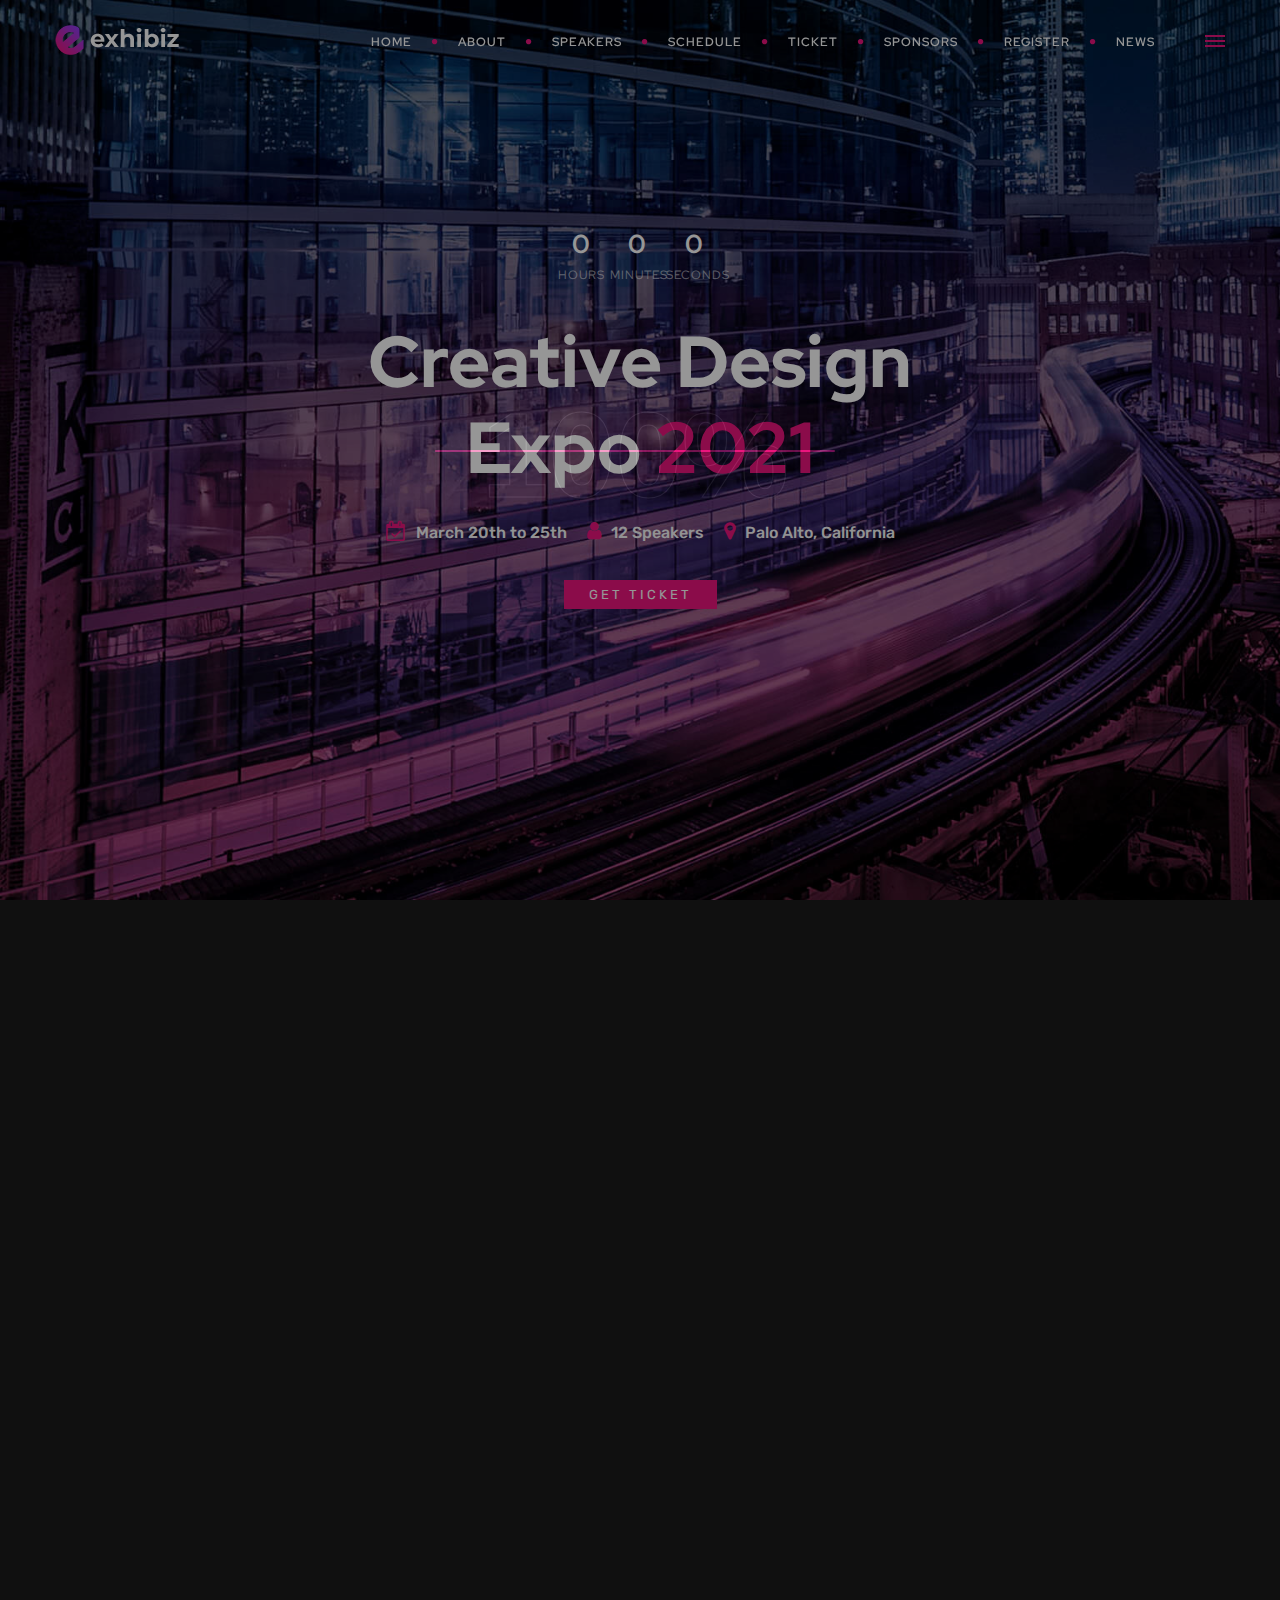
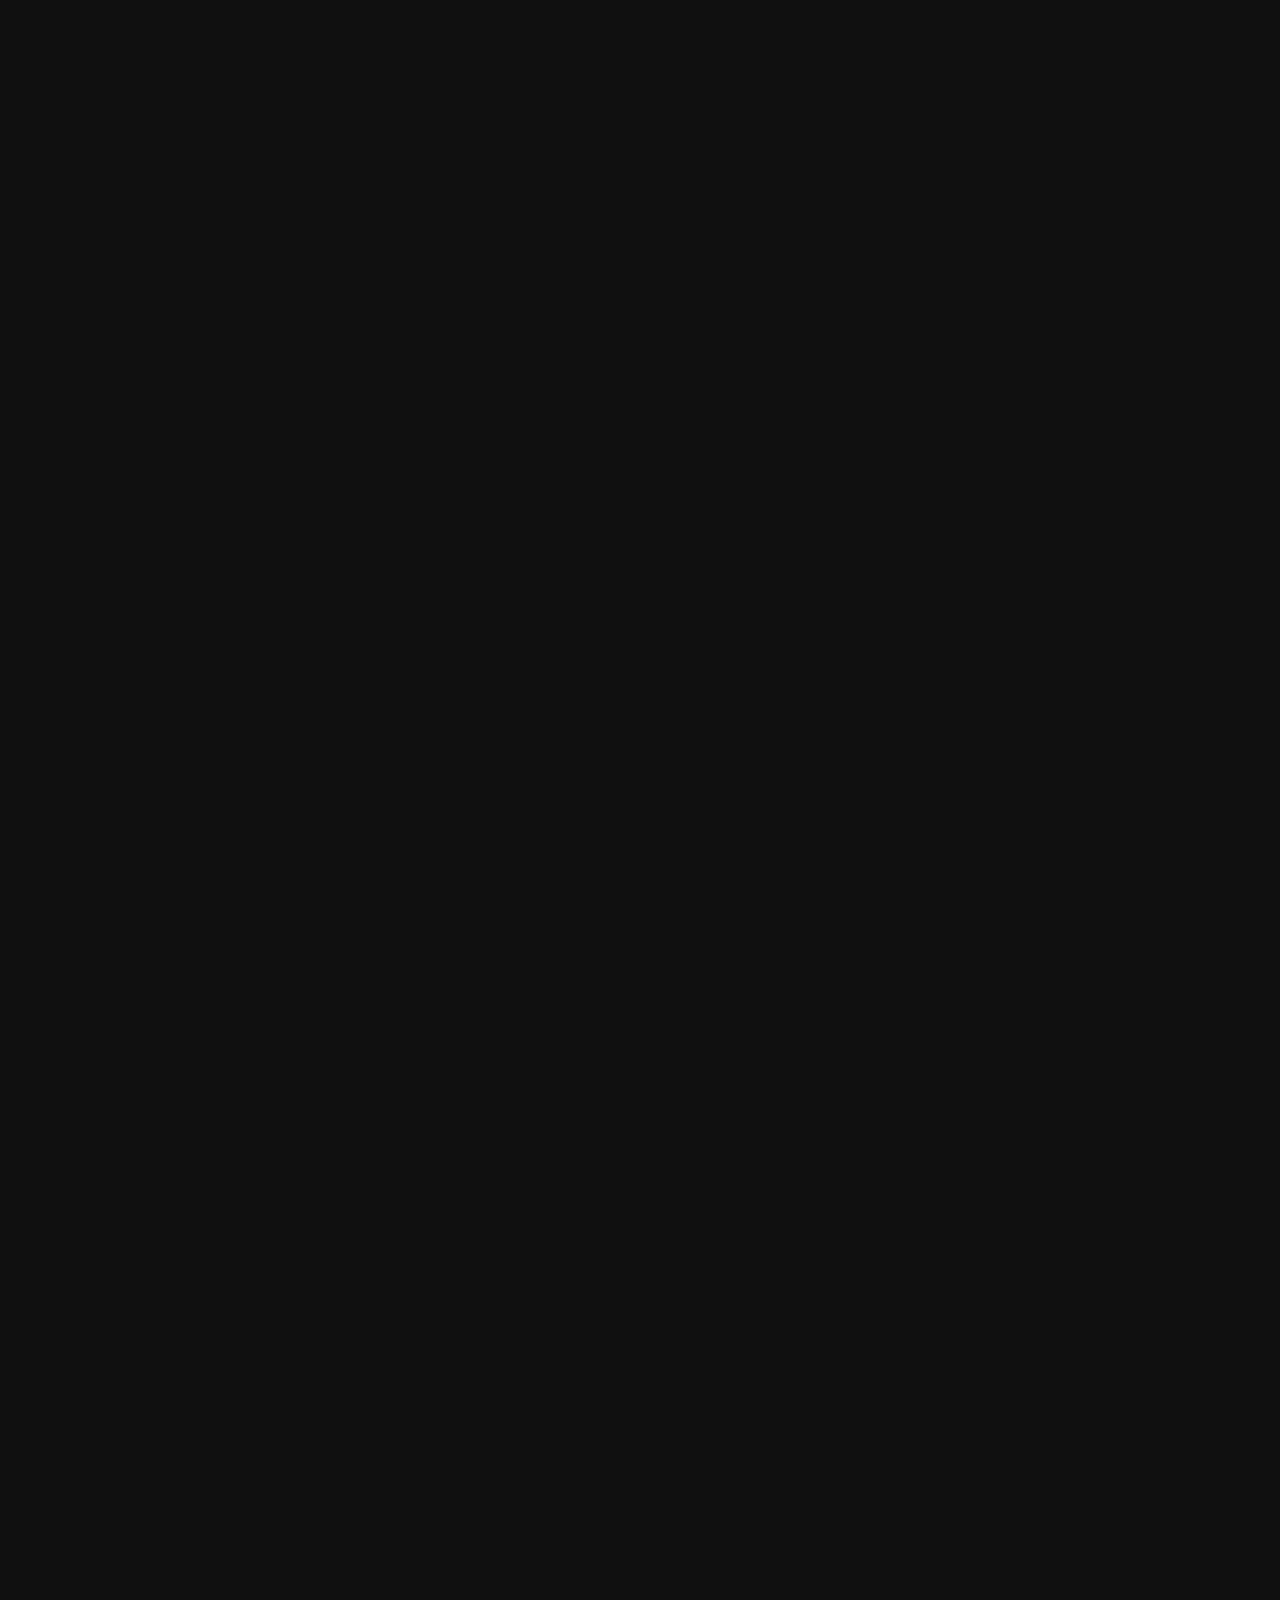
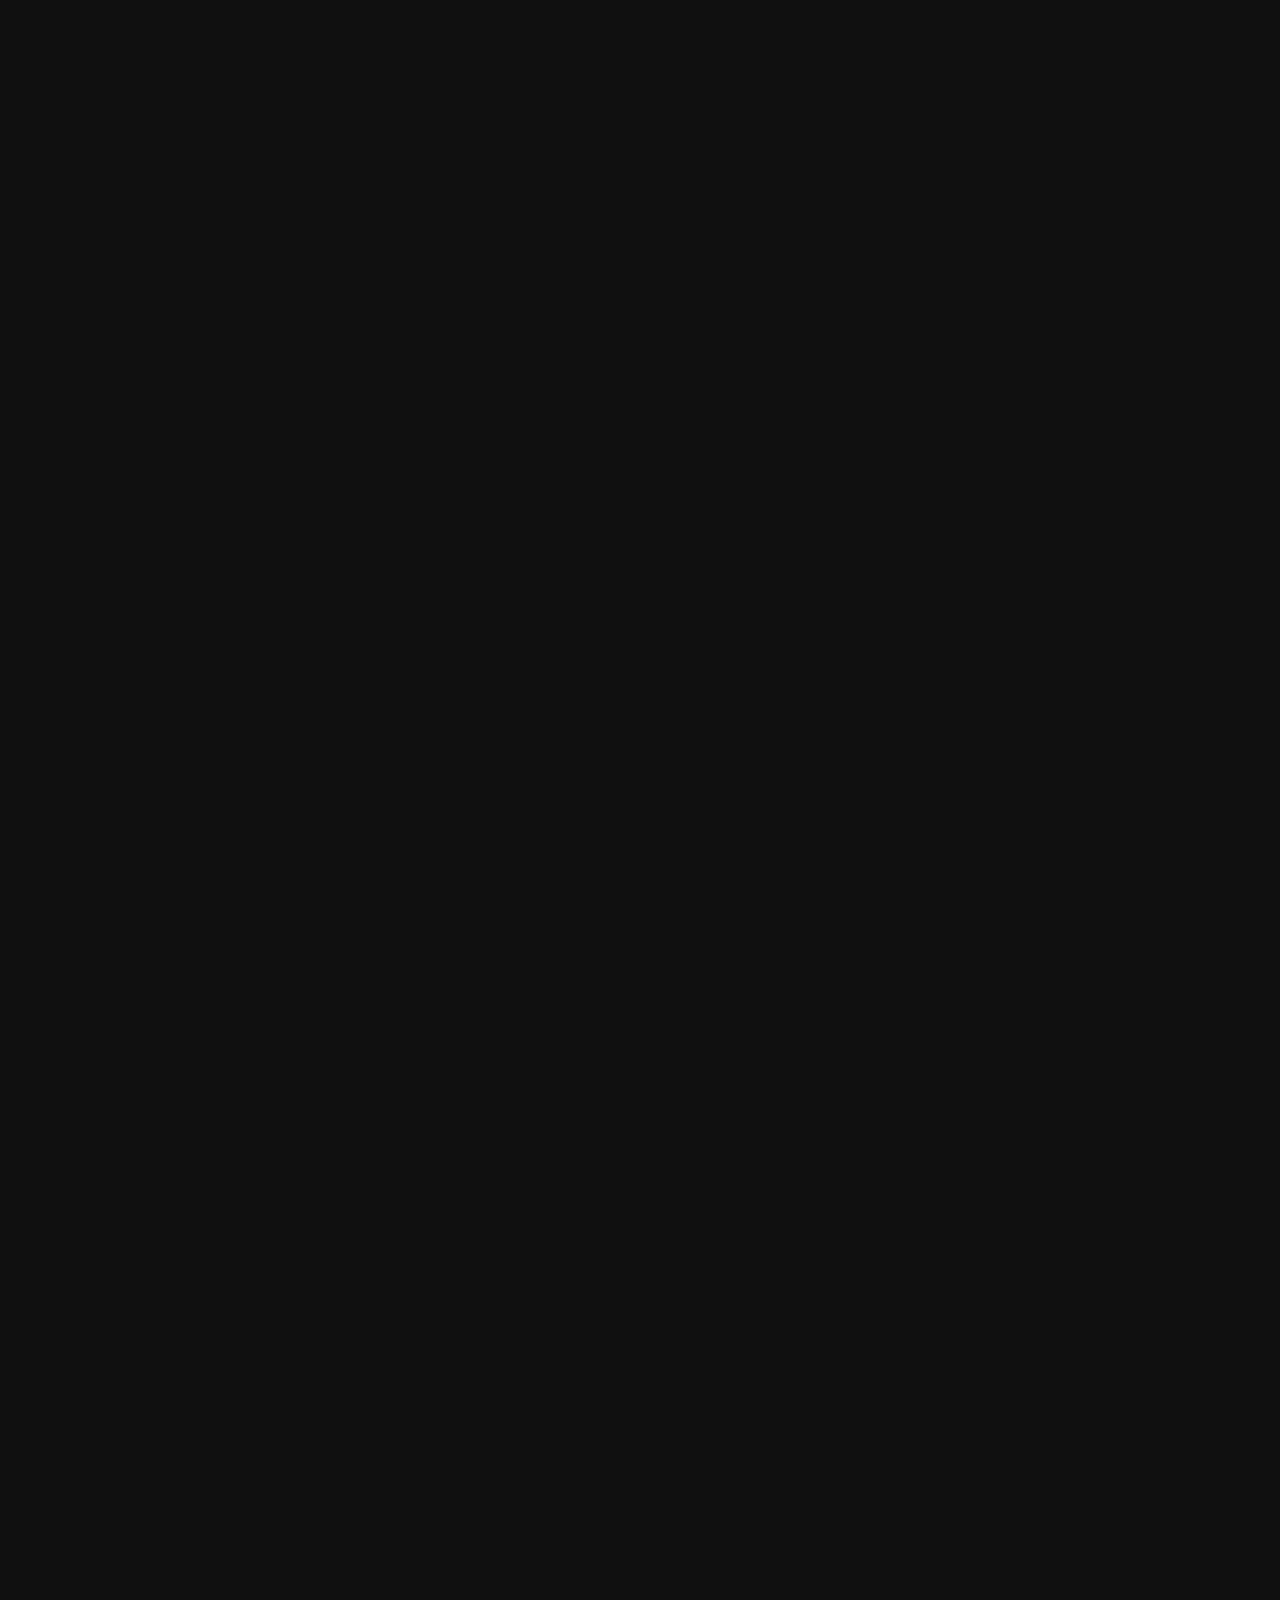
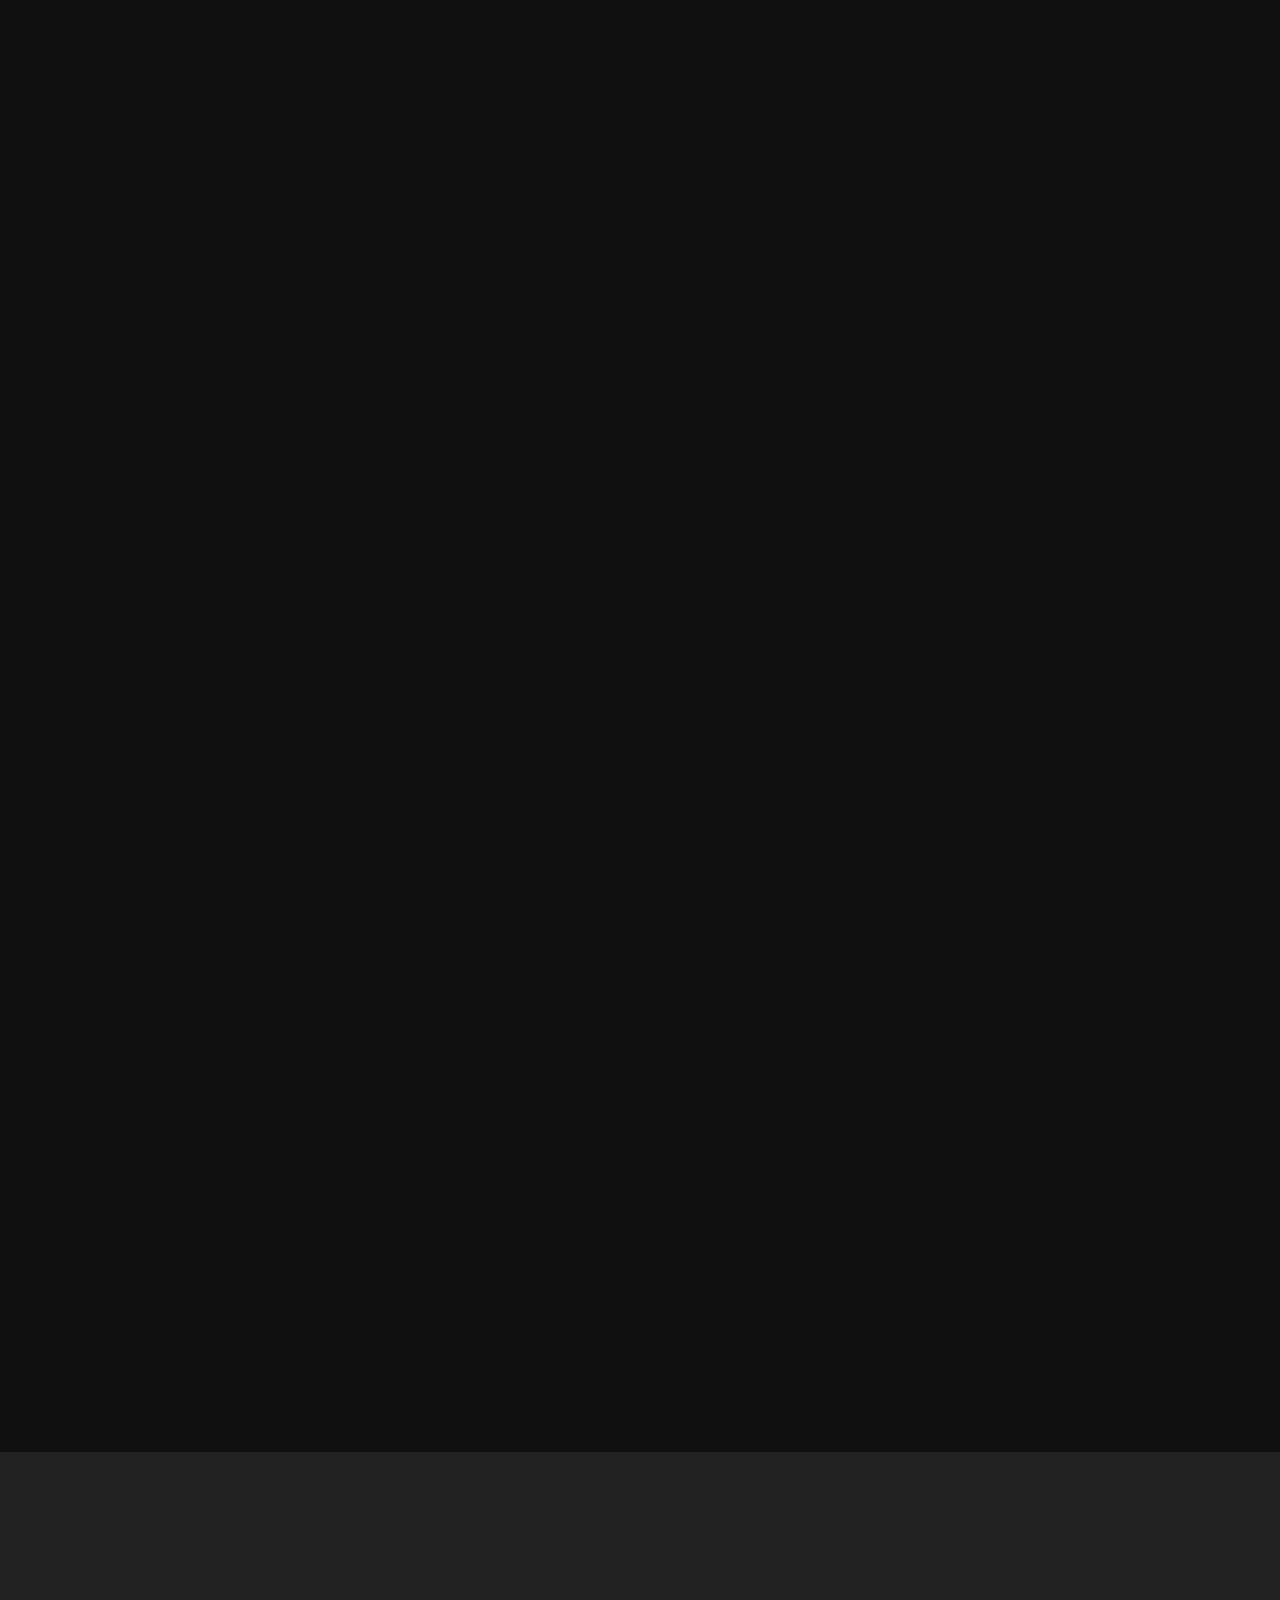
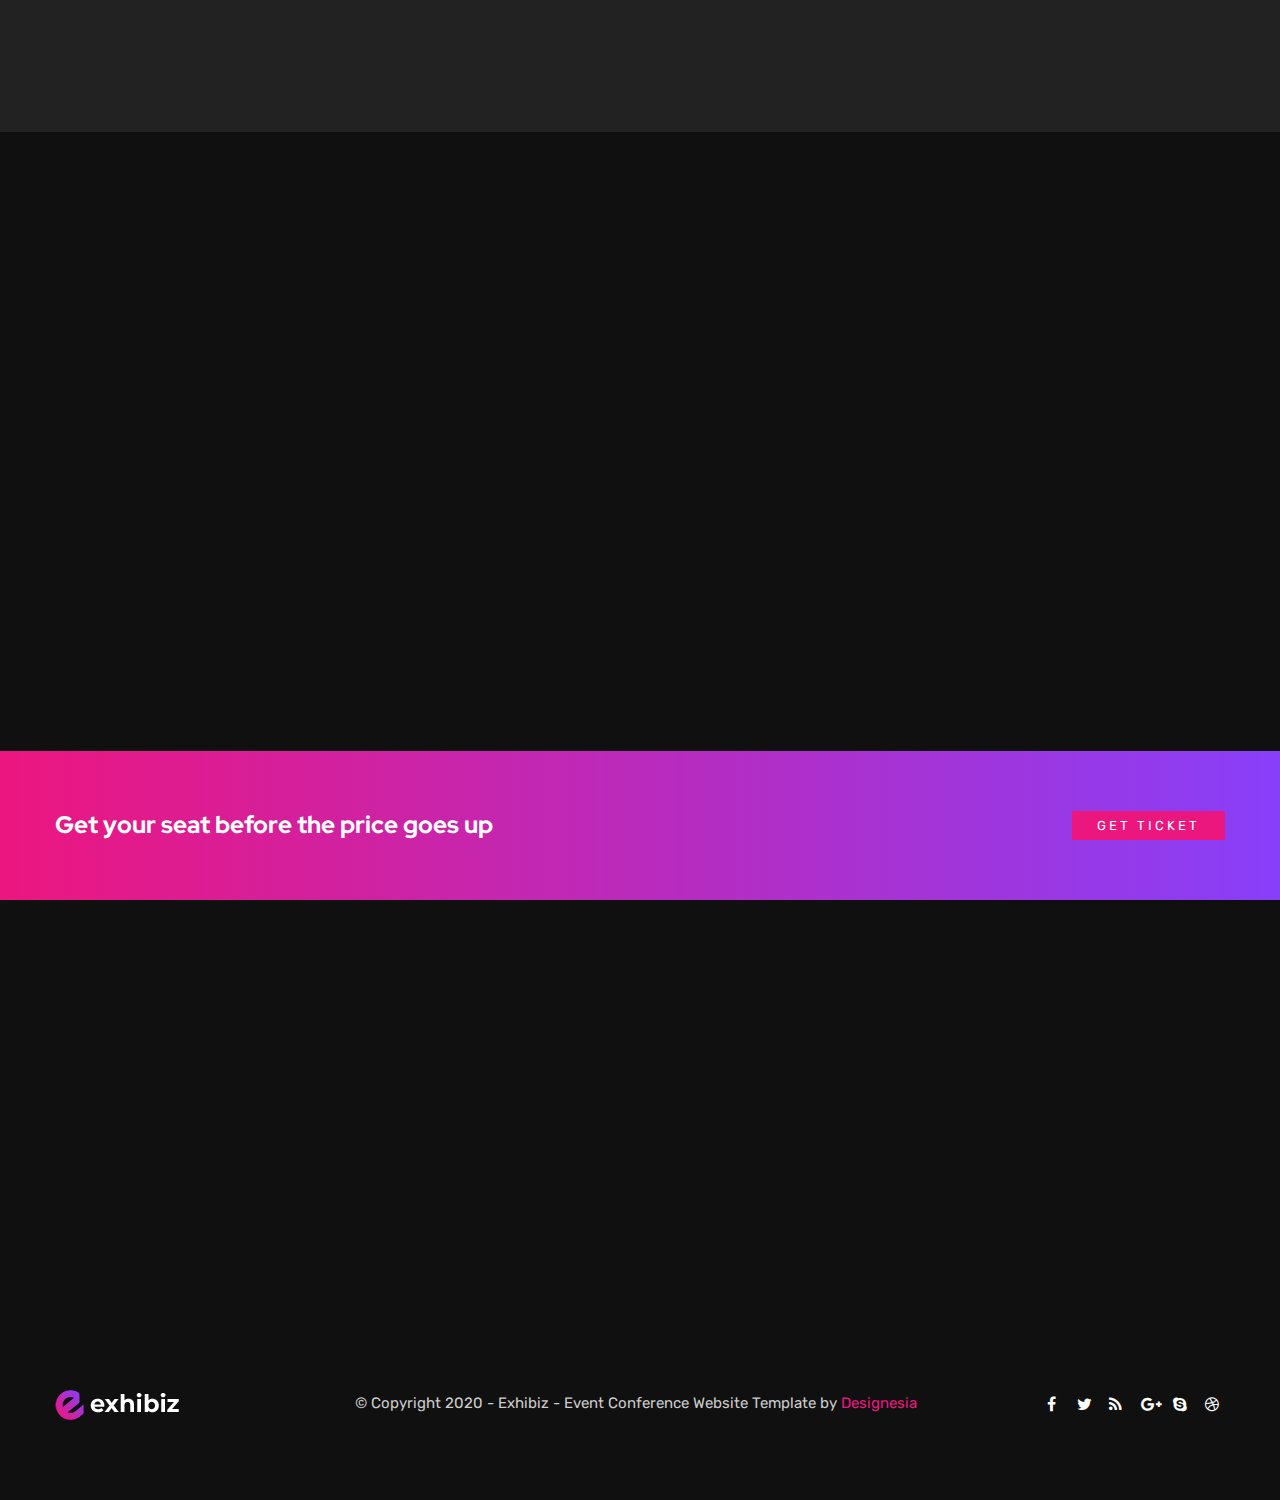
<file: index-event-parallax-dark.html>
<!DOCTYPE html>
<html lang="en">

<head>
    <meta charset="utf-8">
    <title>Exhibiz - Event Conference Website Template</title>
    <meta name="viewport" content="width=device-width, initial-scale=1.0">
    <meta name="description" content="">
    <meta name="keywords" content="">
    <meta name="author" content="">


    <!--[if lt IE 9]>
	<script src="js/html5shiv.js"></script>
	<![endif]-->


    <!-- CSS Files
    ================================================== -->
    <link rel="stylesheet" href="css/bootstrap.css" type="text/css">
    <link rel="stylesheet" href="css/jpreloader.css" type="text/css">
    <link rel="stylesheet" href="css/animate.css" type="text/css">
    <link rel="stylesheet" href="css/plugin.css" type="text/css">
    <link rel="stylesheet" href="css/owl.carousel.css" type="text/css">
    <link rel="stylesheet" href="css/owl.theme.css" type="text/css">
    <link rel="stylesheet" href="css/owl.transitions.css" type="text/css">
    <link rel="stylesheet" href="css/magnific-popup.css" type="text/css">
    <link rel="stylesheet" href="css/jquery.countdown.css" type="text/css">
    <link rel="stylesheet" href="css/style.css" type="text/css">
	<link rel="stylesheet" href="css/twentytwenty.css" type="text/css">

    <!-- custom background -->
    <link rel="stylesheet" href="css/bg.css" type="text/css">

    <!-- color scheme -->
	<link rel="stylesheet" href="css/colors/magenta.css" type="text/css" id="colors">
    <link rel="stylesheet" href="css/color.css" type="text/css">

    <!-- load fonts -->
    <link rel="stylesheet" href="fonts/font-awesome/css/font-awesome.css" type="text/css">
    <link rel="stylesheet" href="fonts/elegant_font/HTML_CSS/style.css" type="text/css">
    <link rel="stylesheet" href="fonts/et-line-font/style.css" type="text/css">

	<!-- custom font -->
	<link rel="stylesheet" href="css/font-style.css" type="text/css">
</head>

<body id="homepage">

    <div id="wrapper">

        <!-- header begin -->
        <header class="transparent">
            <div class="info">
                <div class="container">
                    <div class="row">
                        <div class="col-md-12">
                            <div class="column">Working Hours Monday - Friday <span class="id-color"><strong>08:00-16:00</strong></span></div>
                            <div class="column">Toll Free <span class="id-color"><strong>1800.899.900</strong></span></div>
                            <!-- social icons -->
                            <div class="column social">
                                <a href="#"><i class="fa fa-facebook"></i></a>
                                <a href="#"><i class="fa fa-twitter"></i></a>
                                <a href="#"><i class="fa fa-rss"></i></a>
                                <a href="#"><i class="fa fa-google-plus"></i></a>
                                <a href="#"><i class="fa fa-envelope-o"></i></a>
                            </div>
                            <!-- social icons close -->
                        </div>
                    </div>
                </div>
            </div>

            <div class="container">
                <div class="row">
                    <div class="col-md-12">
                        <!-- logo begin -->
                        <div id="logo">
                            <a href="index.html">
                                <img class="logo" src="images-event/logo.png" alt="">
                            </a>
                        </div>
                        <!-- logo close -->

                            <!-- small button begin -->
                            <span id="menu-btn"></span>
                            <!-- small button close -->

                            <div class="header-extra">
                                <div class="v-center">
                                    <span id="b-menu">
                                        <span></span>
                                        <span></span>
                                        <span></span>
                                    </span>
                                </div>
                            </div>

                            <!-- mainmenu begin -->
							<ul id="mainmenu" class="ms-2">
								<li><a href="#section-hero">Home<span></span></a></li>
								<li><a href="#section-about">About<span></span></a></li>
								<li><a href="#section-speakers">Speakers<span></span></a></li>
								<li><a href="#section-schedule">Schedule<span></span></a></li>
								<li><a href="#section-ticket">Ticket<span></span></a></li>
								<li><a href="#section-sponsors">Sponsors<span></span></a></li>
								<li><a href="#section-register">Register<span></span></a></li>
                                <li><a href="news-dark.html">News<span></span></a></li>
							</ul>
							<!-- mainmenu close -->

                            

                    </div>
                    

                </div>
            </div>
        </header>
        <!-- header close -->


        <!-- content begin -->
        <div id="content" class="no-bottom no-top">
				
			<!-- parallax section -->
            <section id="section-hero" class="full-height text-light" data-bgimage="url(images-event/bg/7.jpg) fixed top center"  data-stellar-background-ratio=".2">
                <div class="center-y text-center">
					<div class="container">
						<div class="row">
							<div class="col-md-12">
								<div id="defaultCountdown" class="countdown-s1"></div>
								<div class="spacer-single"></div>
								<h1 class="title-3">
									Creative Design<br>Expo <span class="id-color">2021</span>
								</h1>
							</div>

                            <div class="col-md-6 offset-md-3">
                                <div class="spacer-single"></div>
                                <div class="d-lg-flex justify-content-center">
                                    <div class="h6 padding10 pt0 pb0"><i class="i_h3 fa fa-calendar-check-o id-color"></i>March 20th to 25th</div>
                                    <div class="h6 padding10 pt0 pb0"><i class="i_h3 fa fa-user id-color"></i>12 Speakers</div>
                                    <div class="h6 padding10 pt0 pb0"><i class="i_h3 fa fa-map-marker id-color"></i>Palo Alto, California</div>
                                </div>
                                <div class="spacer-single"></div>
                                
                                <a href="#section-ticket" class="btn-custom text-white scroll-to">Get Ticket</a>
                                <div class="spacer-double"></div>
                            </div>
						</div>
					</div>
				</div>
            </section>
            <!-- section close -->
			
			<section id="section-about" data-bgimage="url(images-event/bg/1.png) fixed no-repeat">
				<div class="wm wm-border dark wow fadeInDown">welcome</div>
                    <div class="container">
                        <div class="row align-items-center">
                            
                            <div class="col-lg-6 wow fadeInLeft" data-wow-delay="0s">
                                <h2>Welcome to the Biggest<br>Creative Design Conference</h2>
                                <p>
                                    At vero eos et accusamus et iusto odio dignissimos ducimus qui blanditiis praesentium voluptatum deleniti atque corrupti quos dolores et quas molestias excepturi sint occaecati cupiditate non provident, similique sunt in culpa qui officia deserunt mollitia animi, id est laborum et dolorum fuga. Et harum quidem rerum facilis est et expedita distinctio.
                                </p>
								
								<div class="spacer10"></div>
								
								<a href="#section-speakers" class="btn-custom font-weight-bold text-white sm-mb-30 scroll-to">The Speakers</a>
                            </div>
							
							<div class="col-lg-6 mb-sm-30 text-center wow fadeInRight">
                                <div class="de-images">
									<img class="di-small wow fadeIn" src="images-event/misc/2.jpg" alt="" />
									<img class="di-small-2" src="images-event/misc/3.jpg" alt="" />
									<img class="img-fluid wow fadeInRight" data-wow-delay=".25s" src="images-event/misc/1.jpg" alt="" />
								</div>
                            </div>

                        </div>
                    </div>
                </section>
				
				
				<!-- section begin -->
            <section id="section-features">
				<div class="wm wm-border dark wow fadeInDown ">features</div>
                <div class="container">
                    <div class="row">
                        <div class="col-md-6 offset-md-3 text-center wow fadeInUp">
                            <h1>Why you should Join Event</h1>
                            <div class="separator"><span><i class="fa fa-square"></i></span></div>
                            <div class="spacer-single"></div>
                        </div>


                        <div class="col-lg-4 wow fadeIn" data-wow-delay="0s">
                            <div class="box-number square">
                               <i class="bg-color hover-color-2 fa fa-microphone text-light"></i>
                                <div class="text">
                                    <h3><span>World Class Speakers</span></h3>
                                    <p>At vero eos et accusamus et iusto odio dignissimos ducimus qui blanditiis praesentium voluptatum deleniti atque.</p>
                                </div>
                            </div>
                        </div>

                        <div class="col-lg-4 wow fadeIn" data-wow-delay=".25s">
                            <div class="box-number square">
                                <i class="bg-color hover-color-2 fa fa-lightbulb-o text-light"></i>
                                <div class="text">
                                    <h3><span>Best Experience</span></h3>
                                    <p>At vero eos et accusamus et iusto odio dignissimos ducimus qui blanditiis praesentium voluptatum deleniti atque.</p>
                                </div>
                            </div>
                        </div>

                        <div class="col-lg-4 wow fadeIn" data-wow-delay=".5s">
                            <div class="box-number square">
                                <i class="bg-color hover-color-2 fa fa-sitemap text-light"></i>
                                <div class="text">
                                    <h3><span>Networking</span></h3>
                                    <p>At vero eos et accusamus et iusto odio dignissimos ducimus qui blanditiis praesentium voluptatum deleniti atque.</p>
                                </div>
                            </div>
                        </div>

                        <div class="spacer-single sm-hide"></div>

                        <div class="col-lg-4 wow fadeIn" data-wow-delay=".75s">
                            <div class="box-number square">
                                <i class="bg-color hover-color-2 fa fa-building text-light"></i>
                                <div class="text">
                                    <h3><span>Modern Venue</span></h3>
                                    <p>At vero eos et accusamus et iusto odio dignissimos ducimus qui blanditiis praesentium voluptatum deleniti atque.</p>
                                </div>
                            </div>
                        </div>

                        <div class="col-lg-4 wow fadeIn" data-wow-delay="1s">
                            <div class="box-number square">
                                <i class="bg-color hover-color-2  fa fa-users text-light"></i>
                                <div class="text">
                                    <h3><span>New People</span></h3>
                                    <p>At vero eos et accusamus et iusto odio dignissimos ducimus qui blanditiis praesentium voluptatum deleniti atque.</p>
                                </div>
                            </div>
                        </div>

                        <div class="col-lg-4 wow fadeIn" data-wow-delay="1.25s">
                            <div class="box-number square">
                                <i class="bg-color hover-color-2 fa fa-mortar-board text-light"></i>
                                <div class="text">
                                    <h3><span>Certificates</span></h3>
                                    <p>At vero eos et accusamus et iusto odio dignissimos ducimus qui blanditiis praesentium voluptatum deleniti atque.</p>
                                </div>
                            </div>
                        </div>
						

                    </div>
                </div>
            </section>
            <!-- section close -->
			
			<!-- section begin -->
            <section id="section-speakers" class="text-light" data-bgimage="url(images-event/bg/1.jpg) fixed top center" data-stellar-background-ratio=".2">
				<div class="wm wm-border dark wow fadeInDown">speakers</div>
                <div class="container">
                    <div class="row">
						<div class="col-md-6 offset-md-3 text-center wow fadeInUp">
                            <h1>The Speakers</h1>
                            <div class="separator"><span><i class="fa fa-square"></i></span></div>
                            <div class="spacer-single"></div>
                        </div>
						
						<div class="clearfix"></div>
                      
                       <div class="col-xl-3 col-lg-4 col-sm-6 mb30 wow fadeInUp">
							<!-- team member -->
							<div class="de-team-list">
								<div class="team-pic">
									<img src="images-event/team/1.jpg" class="img-responsive" alt="" />
								</div>
								<div class="team-desc">
									<h3>John Smith</h3>
									<p class="lead">Expert Designer</p>
									<div class="small-border"></div>
									<p>Duis aute irure dolor in reprehenderit in voluptate velit esse cillum dolore eu fugiat.</p>

									<div class="social">
										<a href="#"><i class="fa fa-facebook fa-lg"></i></a>
										<a href="#"><i class="fa fa-twitter fa-lg"></i></a>
										<a href="#"><i class="fa fa-google-plus fa-lg"></i></a>
										<a href="#"><i class="fa fa-skype fa-lg"></i></a>
									</div>
								</div>
							</div>
							<!-- team close -->
						</div>
						
						<div class="col-xl-3 col-lg-4 col-sm-6 mb30 wow fadeInUp">
							<!-- team member -->
							<div class="de-team-list">
								<div class="team-pic">
									<img src="images-event/team/2.jpg" class="img-responsive" alt="" />
								</div>
								<div class="team-desc">
									<h3>Michael Dennis</h3>
									<p class="lead">Expert Designer</p>
									<div class="small-border"></div>
									<p>Duis aute irure dolor in reprehenderit in voluptate velit esse cillum dolore eu fugiat.</p>

									<div class="social">
										<a href="#"><i class="fa fa-facebook fa-lg"></i></a>
										<a href="#"><i class="fa fa-twitter fa-lg"></i></a>
										<a href="#"><i class="fa fa-google-plus fa-lg"></i></a>
										<a href="#"><i class="fa fa-skype fa-lg"></i></a>
									</div>
								</div>
							</div>
							<!-- team close -->
						</div>
						
						<div class="col-xl-3 col-lg-4 col-sm-6 mb30 wow fadeInUp">
							<!-- team member -->
							<div class="de-team-list">
								<div class="team-pic">
									<img src="images-event/team/3.jpg" class="img-responsive" alt="" />
								</div>
								<div class="team-desc">
									<h3>Sarah Michelle</h3>
									<p class="lead">Expert Designer</p>
									<div class="small-border"></div>
									<p>Duis aute irure dolor in reprehenderit in voluptate velit esse cillum dolore eu fugiat.</p>

									<div class="social">
										<a href="#"><i class="fa fa-facebook fa-lg"></i></a>
										<a href="#"><i class="fa fa-twitter fa-lg"></i></a>
										<a href="#"><i class="fa fa-google-plus fa-lg"></i></a>
										<a href="#"><i class="fa fa-skype fa-lg"></i></a>
									</div>
								</div>
							</div>
							<!-- team close -->
						</div>
						
						<div class="col-xl-3 col-lg-4 col-sm-6 mb30 wow fadeInUp">
							<!-- team member -->
							<div class="de-team-list">
								<div class="team-pic">
									<img src="images-event/team/4.jpg" class="img-responsive" alt="" />
								</div>
								<div class="team-desc">
									<h3>Katty Wilson</h3>
									<p class="lead">Expert Designer</p>
									<div class="small-border"></div>
									<p>Duis aute irure dolor in reprehenderit in voluptate velit esse cillum dolore eu fugiat.</p>

									<div class="social">
										<a href="#"><i class="fa fa-facebook fa-lg"></i></a>
										<a href="#"><i class="fa fa-twitter fa-lg"></i></a>
										<a href="#"><i class="fa fa-google-plus fa-lg"></i></a>
										<a href="#"><i class="fa fa-skype fa-lg"></i></a>
									</div>
								</div>
							</div>
							<!-- team close -->
						</div>

						<div class="clearfix"></div>

                    </div>
                </div>
            </section>
            <!-- section close -->
			
			
			<!-- section begin -->
            <section id="section-schedule" aria-label="section-services-tab" data-bgimage="url(images-event/bg/2.png) fixed center no-repeat">
                <div class="wm wm-border dark wow fadeInDown ">schedule</div>
                <div class="container">
                    <div class="row">
                        <div class="col-md-6 offset-md-3 text-center wow fadeInUp">
                            <h1>Event Schedule</h1>
                            <div class="separator"><span><i class="fa fa-square"></i></span></div>
                            <div class="spacer-single"></div>
                        </div>

                        <div class="col-md-12 wow fadeInUp">
                            <div class="de_tab tab_style_4 text-center">
                                <ul class="de_nav de_nav_dark">
                                    <li class="active" data-link="#section-services-tab">
                                        <h3>Day <span>01</span></h3>
                                        <h4>March 20, 2021</h4>
                                    </li>
                                    <li data-link="#section-services-tab">
                                        <h3>Day <span>02</span></h3>
                                        <h4>March 21, 2021</h4>
                                    </li>
                                    <li data-link="#section-services-tab">
                                        <h3>Day <span>03</span></h3>
                                        <h4>March 22, 2021</h4>
                                    </li>
                                    <li data-link="#section-services-tab">
                                        <h3>Day <span>04</span></h3>
                                        <h4>March 23, 2021</h4>
                                    </li>
                                    <li data-link="#section-services-tab">
                                        <h3>Day <span>05</span></h3>
                                        <h4>March 24, 2021</h4>
                                    </li>
                                </ul>

                                <div class="de_tab_content text-left">

                                    <div id="tab1" class="tab_single_content dark">
                                        <div class="row">
                                            <div class="col-md-12">
                                                <div class="schedule-listing">
                                                    <div class="schedule-item">
                                                        <div class="sc-time">08:00 - 10:00 AM</div>
                                                        <div class="sc-pic">
                                                            <img src="images-event/team/1.jpg" class="img-circle" alt="">
                                                        </div>
                                                        <div class="sc-name">
                                                            <h4>John Smith</h4>
                                                            <span>Founder & CEO</span>
                                                        </div>
                                                        <div class="sc-info">
                                                            <h3>Introduction Creative Design</h3>
                                                            <p>In this session we will discuss about digital topics in detail. You need laptops and other tech support equipment. This session will last for 2 hours. So prepare yourself.</p>
                                                        </div>
                                                        <div class="clearfix"></div>
                                                    </div>
                                                </div>

                                                <div class="schedule-listing">
                                                    <div class="schedule-item">
                                                        <div class="sc-time">12:00 - 14:00 PM</div>
                                                        <div class="sc-pic">
                                                            <img src="images-event/team/2.jpg" class="img-circle" alt="">
                                                        </div>
                                                        <div class="sc-name">
                                                            <h4>Michael Dennis</h4>
                                                            <span>Founder & CEO</span>
                                                        </div>
                                                        <div class="sc-info">
                                                            <h3>Getting Started With Creative Design</h3>
                                                            <p>In this session we will discuss about digital topics in detail. You need laptops and other tech support equipment. This session will last for 2 hours. So prepare yourself.</p>
                                                        </div>
                                                        <div class="clearfix"></div>
                                                    </div>
                                                </div>

                                                <div class="schedule-listing">
                                                    <div class="schedule-item">
                                                        <div class="sc-time">16:00 - 18:00 PM</div>
                                                        <div class="sc-pic">
                                                            <img src="images-event/team/3.jpg" class="img-circle" alt="">
                                                        </div>
                                                        <div class="sc-name">
                                                            <h4>Sarah Michelle</h4>
                                                            <span>Founder & CEO</span>
                                                        </div>
                                                        <div class="sc-info">
                                                            <h3>Prepare Your Design Concept</h3>
                                                            <p>In this session we will discuss about digital topics in detail. You need laptops and other tech support equipment. This session will last for 2 hours. So prepare yourself.</p>
                                                        </div>
                                                        <div class="clearfix"></div>
                                                    </div>
                                                </div>

                                                <div class="schedule-listing">
                                                    <div class="schedule-item">
                                                        <div class="sc-time">20:00 - 22:00 PM</div>
                                                        <div class="sc-pic">
                                                            <img src="images-event/team/4.jpg" class="img-circle" alt="">
                                                        </div>
                                                        <div class="sc-name">
                                                            <h4>Katty Wilson</h4>
                                                            <span>Founder & CEO</span>
                                                        </div>
                                                        <div class="sc-info">
                                                            <h3>Creative Design Implementation Basic</h3>
                                                            <p>In this session we will discuss about digital topics in detail. You need laptops and other tech support equipment. This session will last for 2 hours. So prepare yourself.</p>
                                                        </div>
                                                        <div class="clearfix"></div>
                                                    </div>
                                                </div>
                                            </div>
                                        </div>
                                    </div>

                                    <div id="tab2" class="tab_single_content dark">
                                        <div class="row">
                                            <div class="col-md-12">
                                                <div class="schedule-listing">
                                                    <div class="schedule-item">
                                                        <div class="sc-time">08:00 - 12:00 AM</div>
                                                        <div class="sc-pic">
                                                            <img src="images-event/team/5.jpg" class="img-circle" alt="">
                                                        </div>
                                                        <div class="sc-name">
                                                            <h4>Rose Shipp</h4>
                                                            <span>Founder & CEO</span>
                                                        </div>
                                                        <div class="sc-info">
                                                            <h3>Creative Design Implementation Basic 2</h3>
                                                            <p>In this session we will discuss about digital topics in detail. You need laptops and other tech support equipment. This session will last for 2 hours. So prepare yourself.</p>
                                                        </div>
                                                        <div class="clearfix"></div>
                                                    </div>
                                                </div>

                                                <div class="schedule-listing">
                                                    <div class="schedule-item">
                                                        <div class="sc-time">12:00 - 14:00 PM</div>
                                                        <div class="sc-pic">
                                                            <img src="images-event/team/6.jpg" class="img-circle" alt="">
                                                        </div>
                                                        <div class="sc-name">
                                                            <h4>Isaac Nicholas</h4>
                                                            <span>Founder & CEO</span>
                                                        </div>
                                                        <div class="sc-info">
                                                            <h3>How to Design Happiness</h3>
                                                            <p>In this session we will discuss about digital topics in detail. You need laptops and other tech support equipment. This session will last for 2 hours. So prepare yourself.</p>
                                                        </div>
                                                        <div class="clearfix"></div>
                                                    </div>
                                                </div>

                                                <div class="schedule-listing">
                                                    <div class="schedule-item">
                                                        <div class="sc-time">16:00 - 18:00 PM</div>
                                                        <div class="sc-pic">
                                                            <img src="images-event/team/7.jpg" class="img-circle" alt="">
                                                        </div>
                                                        <div class="sc-name">
                                                            <h4>John Arnold</h4>
                                                            <span>Founder & CEO</span>
                                                        </div>
                                                        <div class="sc-info">
                                                            <h3>Good Storytelling For Great Design</h3>
                                                            <p>In this session we will discuss about digital topics in detail. You need laptops and other tech support equipment. This session will last for 2 hours. So prepare yourself.</p>
                                                        </div>
                                                        <div class="clearfix"></div>
                                                    </div>
                                                </div>

                                                <div class="schedule-listing">
                                                    <div class="schedule-item">
                                                        <div class="sc-time">20:00 - 22:00 PM</div>
                                                        <div class="sc-pic">
                                                            <img src="images-event/team/1.jpg" class="img-circle" alt="">
                                                        </div>
                                                        <div class="sc-name">
                                                            <h4>John Smith</h4>
                                                            <span>Founder & CEO</span>
                                                        </div>
                                                        <div class="sc-info">
                                                            <h3>Unintuitive Lessons on Being a Designer</h3>
                                                            <p>In this session we will discuss about digital topics in detail. You need laptops and other tech support equipment. This session will last for 2 hours. So prepare yourself.</p>
                                                        </div>
                                                        <div class="clearfix"></div>
                                                    </div>
                                                </div>
                                            </div>
                                        </div>
                                    </div>

                                    <div id="tab3" class="tab_single_content dark">
                                        <div class="row">
                                            <div class="col-md-12">
                                                <div class="schedule-listing">
                                                    <div class="schedule-item">
                                                        <div class="sc-time">08:00 - 12:00 AM</div>
                                                        <div class="sc-pic">
                                                            <img src="images-event/team/2.jpg" class="img-circle" alt="">
                                                        </div>
                                                        <div class="sc-name">
                                                            <h4>Michael Dennis</h4>
                                                            <span>Founder & CEO</span>
                                                        </div>
                                                        <div class="sc-info">
                                                            <h3>The Secret of Great App Design</h3>
                                                            <p>In this session we will discuss about digital topics in detail. You need laptops and other tech support equipment. This session will last for 2 hours. So prepare yourself.</p>
                                                        </div>
                                                        <div class="clearfix"></div>
                                                    </div>
                                                </div>

                                                <div class="schedule-listing">
                                                    <div class="schedule-item">
                                                        <div class="sc-time">12:00 - 14:00 PM</div>
                                                        <div class="sc-pic">
                                                            <img src="images-event/team/3.jpg" class="img-circle" alt="">
                                                        </div>
                                                        <div class="sc-name">
                                                            <h4>Sarah Michelle</h4>
                                                            <span>Founder & CEO</span>
                                                        </div>
                                                        <div class="sc-info">
                                                            <h3>Use Design Thinking in Your Everyday Routine</h3>
                                                            <p>In this session we will discuss about digital topics in detail. You need laptops and other tech support equipment. This session will last for 2 hours. So prepare yourself.</p>
                                                        </div>
                                                        <div class="clearfix"></div>
                                                    </div>
                                                </div>

                                                <div class="schedule-listing">
                                                    <div class="schedule-item">
                                                        <div class="sc-time">16:00 - 18:00 PM</div>
                                                        <div class="sc-pic">
                                                            <img src="images-event/team/4.jpg" class="img-circle" alt="">
                                                        </div>
                                                        <div class="sc-name">
                                                            <h4>Katty Wilson</h4>
                                                            <span>Founder & CEO</span>
                                                        </div>
                                                        <div class="sc-info">
                                                            <h3>Design Into The Real World</h3>
                                                            <p>In this session we will discuss about digital topics in detail. You need laptops and other tech support equipment. This session will last for 2 hours. So prepare yourself.</p>
                                                        </div>
                                                        <div class="clearfix"></div>
                                                    </div>
                                                </div>

                                                <div class="schedule-listing">
                                                    <div class="schedule-item">
                                                        <div class="sc-time">20:00 - 22:00 AM</div>
                                                        <div class="sc-pic">
                                                            <img src="images-event/team/5.jpg" class="img-circle" alt="">
                                                        </div>
                                                        <div class="sc-name">
                                                            <h4>Rose Shipp</h4>
                                                            <span>Founder & CEO</span>
                                                        </div>
                                                        <div class="sc-info">
                                                            <h3>Advanced Design Implementation</h3>
                                                            <p>In this session we will discuss about digital topics in detail. You need laptops and other tech support equipment. This session will last for 2 hours. So prepare yourself.</p>
                                                        </div>
                                                        <div class="clearfix"></div>
                                                    </div>
                                                </div>
                                            </div>
                                        </div>
                                    </div>

                                    <div id="tab4" class="tab_single_content dark">
                                        <div class="row">
                                            <div class="col-md-12">
                                                <div class="schedule-listing">
                                                    <div class="schedule-item">
                                                        <div class="sc-time">08:00 - 12:00 AM</div>
                                                        <div class="sc-pic">
                                                            <img src="images-event/team/6.jpg" class="img-circle" alt="">
                                                        </div>
                                                        <div class="sc-name">
                                                            <h4>Isaac Nicholas</h4>
                                                            <span>Founder & CEO</span>
                                                        </div>
                                                        <div class="sc-info">
                                                            <h3>Advanced Design Implementation 2</h3>
                                                            <p>In this session we will discuss about digital topics in detail. You need laptops and other tech support equipment. This session will last for 2 hours. So prepare yourself.</p>
                                                        </div>
                                                        <div class="clearfix"></div>
                                                    </div>
                                                </div>

                                                <div class="schedule-listing">
                                                    <div class="schedule-item">
                                                        <div class="sc-time">12:00 - 14:00 PM</div>
                                                        <div class="sc-pic">
                                                            <img src="images-event/team/7.jpg" class="img-circle" alt="">
                                                        </div>
                                                        <div class="sc-name">
                                                            <h4>John Arnold</h4>
                                                            <span>Founder & CEO</span>
                                                        </div>
                                                        <div class="sc-info">
                                                            <h3>Branding, Identity &amp; Logo Design Explained</h3>
                                                            <p>In this session we will discuss about digital topics in detail. You need laptops and other tech support equipment. This session will last for 2 hours. So prepare yourself.</p>
                                                        </div>
                                                        <div class="clearfix"></div>
                                                    </div>
                                                </div>

                                                <div class="schedule-listing">
                                                    <div class="schedule-item">
                                                        <div class="sc-time">16:00 - 18:00 PM</div>
                                                        <div class="sc-pic">
                                                            <img src="images-event/team/1.jpg" class="img-circle" alt="">
                                                        </div>
                                                        <div class="sc-name">
                                                            <h4>John Smith</h4>
                                                            <span>Founder & CEO</span>
                                                        </div>
                                                        <div class="sc-info">
                                                            <h3>The Art of Personal Branding</h3>
                                                            <p>In this session we will discuss about digital topics in detail. You need laptops and other tech support equipment. This session will last for 2 hours. So prepare yourself.</p>
                                                        </div>
                                                        <div class="clearfix"></div>
                                                    </div>
                                                </div>

                                                <div class="schedule-listing">
                                                    <div class="schedule-item">
                                                        <div class="sc-time">20:00 - 22:00 PM</div>
                                                        <div class="sc-pic">
                                                            <img src="images-event/team/2.jpg" class="img-circle" alt="">
                                                        </div>
                                                        <div class="sc-name">
                                                            <h4>Michael Dennis</h4>
                                                            <span>Founder & CEO</span>
                                                        </div>
                                                        <div class="sc-info">
                                                            <h3>8 Secret Benefits of Branding</h3>
                                                            <p>In this session we will discuss about digital topics in detail. You need laptops and other tech support equipment. This session will last for 2 hours. So prepare yourself.</p>
                                                        </div>
                                                        <div class="clearfix"></div>
                                                    </div>
                                                </div>
                                            </div>
                                        </div>
                                    </div>

                                    <div id="tab5" class="tab_single_content dark">
                                        <div class="row">
                                            <div class="col-md-12">
                                                <div class="schedule-listing">
                                                    <div class="schedule-item">
                                                        <div class="sc-time">08:00 - 12:00 AM</div>
                                                        <div class="sc-pic">
                                                            <img src="images-event/team/1.jpg" class="img-circle" alt="">
                                                        </div>
                                                        <div class="sc-name">
                                                            <h4>John Smith</h4>
                                                            <span>Founder & CEO</span>
                                                        </div>
                                                        <div class="sc-info">
                                                            <h3>How To Brand A Startup On A Small Budget</h3>
                                                            <p>In this session we will discuss about digital topics in detail. You need laptops and other tech support equipment. This session will last for 2 hours. So prepare yourself.</p>
                                                        </div>
                                                        <div class="clearfix"></div>
                                                    </div>
                                                </div>

                                                <div class="schedule-listing">
                                                    <div class="schedule-item">
                                                        <div class="sc-time">08:00 - 12:00 AM</div>
                                                        <div class="sc-pic">
                                                            <img src="images-event/team/2.jpg" class="img-circle" alt="">
                                                        </div>
                                                        <div class="sc-name">
                                                            <h4>John Smith</h4>
                                                            <span>Founder & CEO</span>
                                                        </div>
                                                        <div class="sc-info">
                                                            <h3>Establishing a Brand Identity</h3>
                                                            <p>In this session we will discuss about digital topics in detail. You need laptops and other tech support equipment. This session will last for 2 hours. So prepare yourself.</p>
                                                        </div>
                                                        <div class="clearfix"></div>
                                                    </div>
                                                </div>

                                                <div class="schedule-listing">
                                                    <div class="schedule-item">
                                                        <div class="sc-time">08:00 - 12:00 AM</div>
                                                        <div class="sc-pic">
                                                            <img src="images-event/team/3.jpg" class="img-circle" alt="">
                                                        </div>
                                                        <div class="sc-name">
                                                            <h4>Sarah Michelle</h4>
                                                            <span>Founder & CEO</span>
                                                        </div>
                                                        <div class="sc-info">
                                                            <h3>Interview With World Class Designer</h3>
                                                            <p>In this session we will discuss about digital topics in detail. You need laptops and other tech support equipment. This session will last for 2 hours. So prepare yourself.</p>
                                                        </div>
                                                        <div class="clearfix"></div>
                                                    </div>
                                                </div>

                                                <div class="schedule-listing">
                                                    <div class="schedule-item">
                                                        <div class="sc-time">08:00 - 12:00 AM</div>
                                                        <div class="sc-pic">
                                                            <img src="images-event/team/4.jpg" class="img-circle" alt="">
                                                        </div>
                                                        <div class="sc-name">
                                                            <h4>Katty Wilson</h4>
                                                            <span>Founder & CEO</span>
                                                        </div>
                                                        <div class="sc-info">
                                                            <h3>Close Event Ceremony &amp; Doorprize</h3>
                                                            <p>In this session we will discuss about digital topics in detail. You need laptops and other tech support equipment. This session will last for 2 hours. So prepare yourself.</p>
                                                        </div>
                                                        <div class="clearfix"></div>
                                                    </div>
                                                </div>
                                            </div>
                                        </div>
                                    </div>
                                </div>
                            </div>
                        </div>
                    </div>
                </div>
            </section>
            <!-- section close -->
			
			<!-- section begin -->
            <section id="section-ticket" class="text-light" data-bgimage="url(images-event/bg/2.jpg) fixed top">
                <div class="wm wm-border dark wow fadeInDown">tickets</div>
				<div class="container">
                    <div class="row">
						<div class="col-md-6 offset-md-3 text-center wow fadeInUp">
                            <h1>Choose a Ticket</h1>
                            <div class="separator"><span><i class="fa fa-square"></i></span></div>
                            <div class="spacer-single"></div>
                        </div>

                        <div class="col-lg-4 col-md-6">
                            <div class="pricing-s1 mb30 wow fadeInUp">
                                <div class="top">
                                    <h2>Day Pass</h2>
                                    <p class="price"><span class="currency id-color">$</span> <b>49.99</b></p>
                                </div>
                                <div class="bottom">
                                    <ul>
                                        <li><i class="icon_check_alt2"></i>Conference Tickets</li>
                                        <li><i class="icon_check_alt2"></i>Free Lunch Nad Coffee</li>
                                        <li><i class="icon_check_alt2"></i>Certificates</li>
                                        <li><i class="icon_close_alt2"></i>Private Access</li>
                                        <li><i class="icon_close_alt2"></i>Experts Contacts</li>
                                    </ul>
                                    <a href="" class="btn btn-custom text-white">Buy Ticket</a>
                                </div>
								<div class="ps1-deco"></div>
                            </div>
                        </div>
                        <div class="col-lg-4 col-md-6">
                            <div class="pricing-s1 mb30 wow fadeInUp">
                                <div class="ribbon color-2 text-white">Recommend</div>
                                <div class="top">
                                    <h2>Full Pass</h2>
                                    <p class="price"><span class="currency id-color">$</span> <b>79.99</b></p>
                                </div>
                                <div class="bottom">
                                    <ul>
                                        <li><i class="icon_check_alt2"></i>Conference Tickets</li>
                                        <li><i class="icon_check_alt2"></i>Free Lunch Nad Coffee</li>
                                        <li><i class="icon_check_alt2"></i>Certificates</li>
                                        <li><i class="icon_check_alt2"></i>Private Access</li>
                                        <li><i class="icon_close_alt2"></i>Experts Contacts</li>
                                    </ul>
                                    <a href="" class="btn btn-custom text-white">Buy Ticket</a>
                                </div>
								<div class="ps1-deco"></div>
                            </div>
                        </div>
                        <div class="col-lg-4 col-md-6">
                            <div class="pricing-s1 mb30 wow fadeInUp">
                                <div class="top">
                                    <h2>Group Pass</h2>
                                    <p class="price"><span class="currency id-color">$</span> <b>139.99</b></p>
                                </div>
                                <div class="bottom">
                                    <ul>
                                        <li><i class="icon_check_alt2"></i>Conference Tickets</li>
                                        <li><i class="icon_check_alt2"></i>Free Lunch Nad Coffee</li>
                                        <li><i class="icon_check_alt2"></i>Certificates</li>
                                        <li><i class="icon_check_alt2"></i>Private Access</li>
                                        <li><i class="icon_check_alt2"></i>Experts Contacts</li>
                                    </ul>
                                    <a href="" class="btn btn-custom text-white">Buy Ticket</a>
                                </div>
								<div class="ps1-deco"></div>
                            </div>
                        </div>
                    </div>
                </div>
            </section>
            <!-- section close -->
			
			<!-- section begin -->
            <section id="section-sponsors" data-bgimage="url(images-event/bg/3.png) fixed center no-repeat">
                <div class="wm wm-border dark wow fadeInDown ">sponsors</div>
                <div class="container">
                    <div class="row">
                        <div class="col-md-6 offset-md-3 text-center wow fadeInUp">
                            <h1>Official Sponsors</h1>
                            <div class="separator"><span><i class="fa fa-square"></i></span></div>
                            <div class="spacer-single"></div>
                        </div>

                        <div class="col-md-12 text-center wow fadeInUp">
                            <h3>Gold Sponsors</h3>
                            <div class="spacer-single"></div>
                            <img src="images-event/logo/1.png" alt="" class="grey-hover">
                            <img src="images-event/logo/2b.png" alt="" class="grey-hover">
                            <img src="images-event/logo/3b.png" alt="" class="grey-hover">
							<img src="images-event/logo/4b.png" alt="" class="grey-hover">
                            <div class="spacer-double"></div>

                            <h3>Silver Sponsors</h3>
                            <div class="spacer-single"></div>
                            <img src="images-event/logo/5.png" alt="" class="grey-hover">
                            <img src="images-event/logo/6.png" alt="" class="grey-hover">
                            <img src="images-event/logo/7.png" alt="" class="grey-hover">
                            <img src="images-event/logo/8b.png" alt="" class="grey-hover">
                        </div>
                    </div>
                </div>
            </section>
            <!-- section close -->
			
			<!-- section begin -->
            <section id="section-testimonials" class="text-light" aria-label="section">
				<div class="wm wm-border dark wow fadeInDown">testimonials</div>
                <div class="container">
                    <div class="row">

                        <div class="col-md-8 offset-md-2">
                            
							<div id="testimonial-carousel-single" class="owl-carousel owl-theme wow fadeInUp">
								<blockquote class="testimonial-big">
									<span class="title">I've got lot experiences!</span>
									I'm always impressed with the event. Lorem ipsum dolor sit amet, consectetur adipisicing elit, sed do eiusmod tempor incididunt ut labore et dolore magna aliqua. Ut enim ad minim veniam, quis nostrud exercitation ullamco laboris nisi ut aliquip.

									<span class="name">John, Customer</span>
								</blockquote>
								
								<blockquote class="testimonial-big">
									<span class="title">Exceeded my expectations!</span>
									Just wow! I'm always impressed with the event. Lorem ipsum dolor sit amet, consectetur adipisicing elit, sed do eiusmod tempor incididunt ut labore et dolore magna aliqua. Ut enim ad minim veniam, quis nostrud exercitation ullamco.

									<span class="name">Sandra, Customer</span>
								</blockquote>
								
								<blockquote class="testimonial-big">
									<span class="title">Better than I think!</span>
									I'm always impressed with the event. Lorem ipsum dolor sit amet, consectetur adipisicing elit, sed do eiusmod tempor incididunt ut labore et dolore magna aliqua. Ut enim ad minim veniam, quis nostrud exercitation ullamco laboris nisi ut aliquip.

									<span class="name">Michael, Customer</span>
								</blockquote>
							</div>
							
                        </div>

                    </div>
					
                </div>
            </section>
            <!-- section close -->
			
			<!-- section begin -->
            <section id="section-portfolio" class="no-top no-bottom" aria-label="section">                
                <div id="gallery" class="gallery zoom-gallery full-gallery de-gallery pf_full_width wow fadeInUp" data-wow-delay=".3s">

                    <!-- gallery item -->
                    <div class="item residential">
                        <div class="picframe">
                            <a href="images-event/portfolio/1.jpg" title="Event Photo">
                                <span class="overlay">
                                    <span class="pf_text">
                                        <span class="project-name">View Image</span>
                                    </span>
                                </span>
                                <img src="images-event/portfolio/1.jpg" alt="" />
                            </a>
                        </div>
                    </div>
                    <!-- close gallery item -->

                    <!-- gallery item -->
                    <div class="item hospitaly">
                        <div class="picframe">
                            <a href="images-event/portfolio/2.jpg" title="Event Photo">
                                <span class="overlay">
                                    <span class="pf_text">
                                        <span class="project-name">View Image</span>
                                    </span>
                                </span>
                                <img src="images-event/portfolio/2.jpg" alt="" />
                            </a>
                        </div>
                    </div>
                    <!-- close gallery item -->

                    <!-- gallery item -->
                    <div class="item hospitaly">
                        <div class="picframe">
                            <a href="images-event/portfolio/3.jpg" title="Event Photo">
                                <span class="overlay">
                                    <span class="pf_text">
                                        <span class="project-name">View Image</span>
                                    </span>
                                </span>
                                <img src="images-event/portfolio/3.jpg" alt="" />
                            </a>
                        </div>
                    </div>
                    <!-- close gallery item -->

                    <!-- gallery item -->
                    <div class="item residential">
                        <div class="picframe">
                            <a href="images-event/portfolio/4.jpg" title="Event Photo">
                                <span class="overlay">
                                    <span class="pf_text">
                                        <span class="project-name">View Image</span>
                                    </span>
                                </span>
                                <img src="images-event/portfolio/4.jpg" alt="" />
                            </a>
                        </div>
                    </div>
                    <!-- close gallery item -->
                </div>             
            </section>
            <!-- section close -->
			
			<!-- section begin -->
            <section id="section-register">
                <div class="wm wm-border dark wow fadeInDown">register</div>
				<div class="container">
                    <div class="row">
						<div class="col-md-6 offset-md-3 text-center wow fadeInUp">
                            <h1>Register Now</h1>
                            <div class="separator"><span><i class="fa fa-square"></i></span></div>
                            <div class="spacer-single"></div>
                        </div>

                        <div class="col-md-8 offset-md-2 wow fadeInUp">
                            <form name="contactForm" id='contact_form' method="post" action='email.php'>
                                <div class="row">
                                    <div class="col-md-6">
                                        <div id='name_error' class='error'>Please enter your name.</div>
                                        <div>
                                            <input type='text' name='name' id='name' class="form-control" placeholder="Your Name">
                                        </div>

                                        <div id='email_error' class='error'>Please enter your valid E-mail ID.</div>
                                        <div>
                                            <input type='text' name='email' id='email' class="form-control" placeholder="Your Email">
                                        </div>

                                        <div id='phone_error' class='error'>Please enter your phone number.</div>
                                        <div>
                                            <input type='text' name='phone' id='phone' class="form-control" placeholder="Your Phone">
                                        </div>
                                    </div>
                                    <div class="col-md-6">
                                        <div id='message_error' class='error'>Please enter your message.</div>
                                        <div>
                                            <textarea name='message' id='message' class="form-control" placeholder="Additional Message"></textarea>
                                        </div>
                                    </div>

                                    <div class="col-md-12 text-center">
                                        <p id='submit'>
                                            <input type='submit' id='send_message' value='Register Now' class="btn btn-line">
                                        </p>
                                        <div id='mail_success' class='success'>Your message has been sent successfully.</div>
                                        <div id='mail_fail' class='error'>Sorry, error occured this time sending your message.</div>
                                    </div>
                                </div>
                            </form>
                        </div>


                    </div>
                </div>

            </section>
            <!-- section close -->
			
			<!-- section begin -->
            <section id="call-to-action" class="gradient-to-right text-light call-to-action" aria-label="cta">
                <div class="container">
                    <div class="row align-items-center">
                        <div class="col-lg-8 col-md-7">
                            <h3 class="size-2 no-margin">Get your seat before the price goes up</h3>
                        </div>

                        <div class="col-lg-4 col-md-5 text-right">
                            <a href="#section-ticket" class="btn-custom text-white scroll-to">Get Ticket</a>
                        </div>
                    </div>
                </div>
            </section>
            <!-- logo carousel section close -->
			
			<section id="section-fun-facts" class="text-light" data-bgimage="url(images-event/bg/3.jpg) fixed top">
                    <div class="container">
						<div class="row">
                            <div class="col-md-3 col-xs-6 wow fadeIn" data-wow-delay=".5s">
                                <div class="de_count" >
                                    <i class="icon_id-2 id-color-2"></i>
                                    <h3>8800</h3>
                                    <span class="text-white">Participants</span>
                                </div>
                            </div>

                            <div class="col-md-3 col-xs-6 wow fadeIn" data-wow-delay=".5s">
                                <div class="de_count">
                                    <i class="icon_easel id-color-2"></i>
                                    <h3>300</h3>
                                    <span class="text-white">Topics</span>
                                </div>
                            </div>

                            <div class="col-md-3 col-xs-6 wow fadeIn" data-wow-delay=".5s">
                                <div class="de_count">
                                    <i class="icon_headphones id-color-2"></i>
                                    <h3>50</h3>
                                    <span class="text-white">Speakers</span>
                                </div>
                            </div>

                            <div class="col-md-3 col-xs-6 wow fadeIn" data-wow-delay=".5s">
                                <div class="de_count">
                                    <i class="icon_globe id-color-2"></i>
                                    <h3>20</h3>
                                    <span class="text-white">Awards</span>
                                </div>
                            </div>
                        </div>
                    </div>
                </section>


            <!-- footer begin -->
        <footer class="style-2">
            <div class="container">
                <div class="row align-items-middle">
                    <div class="col-md-3">
                        <img src="images-event/logo.png" class="logo-small" alt=""><br>
                    </div>

                    <div class="col-md-6">
                        &copy; Copyright 2020 - Exhibiz - Event Conference Website Template by <span class="id-color">Designesia</span>
                    </div>

                    <div class="col-md-3 text-right">
                        <div class="social-icons">
                            <a href="#"><i class="fa fa-facebook fa-lg"></i></a>
                            <a href="#"><i class="fa fa-twitter fa-lg"></i></a>
                            <a href="#"><i class="fa fa-rss fa-lg"></i></a>
                            <a href="#"><i class="fa fa-google-plus fa-lg"></i></a>
                            <a href="#"><i class="fa fa-skype fa-lg"></i></a>
                            <a href="#"><i class="fa fa-dribbble fa-lg"></i></a>
                        </div>
                    </div>
                </div>
            </div>


            <a href="#" id="back-to-top" class="custom-1"></a>
        </footer>
        <!-- footer close -->
        </div>
    </div>

    
    <div id="de-extra-wrap" class="de_light">
        <span id="b-menu-close">
            <span></span>
            <span></span>
        </span>
        <div class="de-extra-content">
            <h3>Information</h3>
            <p>
                Sed ut perspiciatis unde omnis iste natus error sit voluptatem accusantium doloremque laudantium, totam rem aperiam, eaque ipsa quae ab illo inventore veritatis et quasi architecto beatae vitae dicta sunt explicabo.
            </p>

            <div class="spacer10"></div>
            
            <div class="p-4 border">
                <div class="text-center">
                    <h1>485 of 1000</h1>
                   <p>Seats available</p>
                    <a href="#section-ticket" class="btn-custom btn-fullwidth text-white scroll-to">Get Your Ticket</a>
                </div>
            </div>

            <div class="spacer-single"></div>

            <h3>Where &amp; When?</h3>
            <div class="h6 padding10 pt0 pb0"><i class="i_h3 fa fa-calendar-check-o id-color"></i>March 20th to 25th</div>
            <div class="h6 padding10 pt0 pb0"><i class="i_h3 fa fa-map-marker id-color"></i>Palo Alto, California</div>
            <div class="h6 padding10 pt0 pb0"><i class="i_h3 fa fa-phone id-color"></i>1 200 300 9000</div>
            <div class="h6 padding10 pt0 pb0"><i class="i_h3 fa fa-envelope-o id-color"></i>info@exhibiztheme.com</div>
        </div>
    </div>
    <div id="de-overlay"></div>

    <!-- Javascript Files
    ================================================== -->
    <script src="js/jquery.min.js"></script>
    <script src="js/jpreLoader.js"></script>
    <script src="js/bootstrap.min.js"></script>
    <script src="js/jquery.isotope.min.js"></script>
    <script src="js/easing.js"></script>
    <script src="js/jquery.flexslider-min.js"></script>
    <script src="js/jquery.scrollto.js"></script>
    <script src="js/owl.carousel.js"></script>
    <script src="js/jquery.countTo.js"></script>
    <script src="js/video.resize.js"></script>
    <script src="js/validation.js"></script>
    <script src="js/wow.min.js"></script>
    <script src="js/jquery.magnific-popup.min.js"></script>
    <script src="js/jquery.stellar.min.js"></script>
	<script src="js/enquire.min.js"></script>	
    <script src="js/designesia.js"></script>	
	<script src="js/jquery.event.move.js"></script>
	<script src="js/jquery.plugin.js"></script>
    <script src="js/jquery.countdown.js"></script>
    <script src="js/countdown-custom.js"></script>
    <script src="js/jquery.twentytwenty.js"></script>	

    
	
	<script>
    $(window).on("load", function(){
      $(".twentytwenty-container[data-orientation!='vertical']").twentytwenty({default_offset_pct: 0.7});
      $(".twentytwenty-container[data-orientation='vertical']").twentytwenty({default_offset_pct: 0.3, orientation: 'vertical'});
    });
    </script>


</body>

</html>
</file>
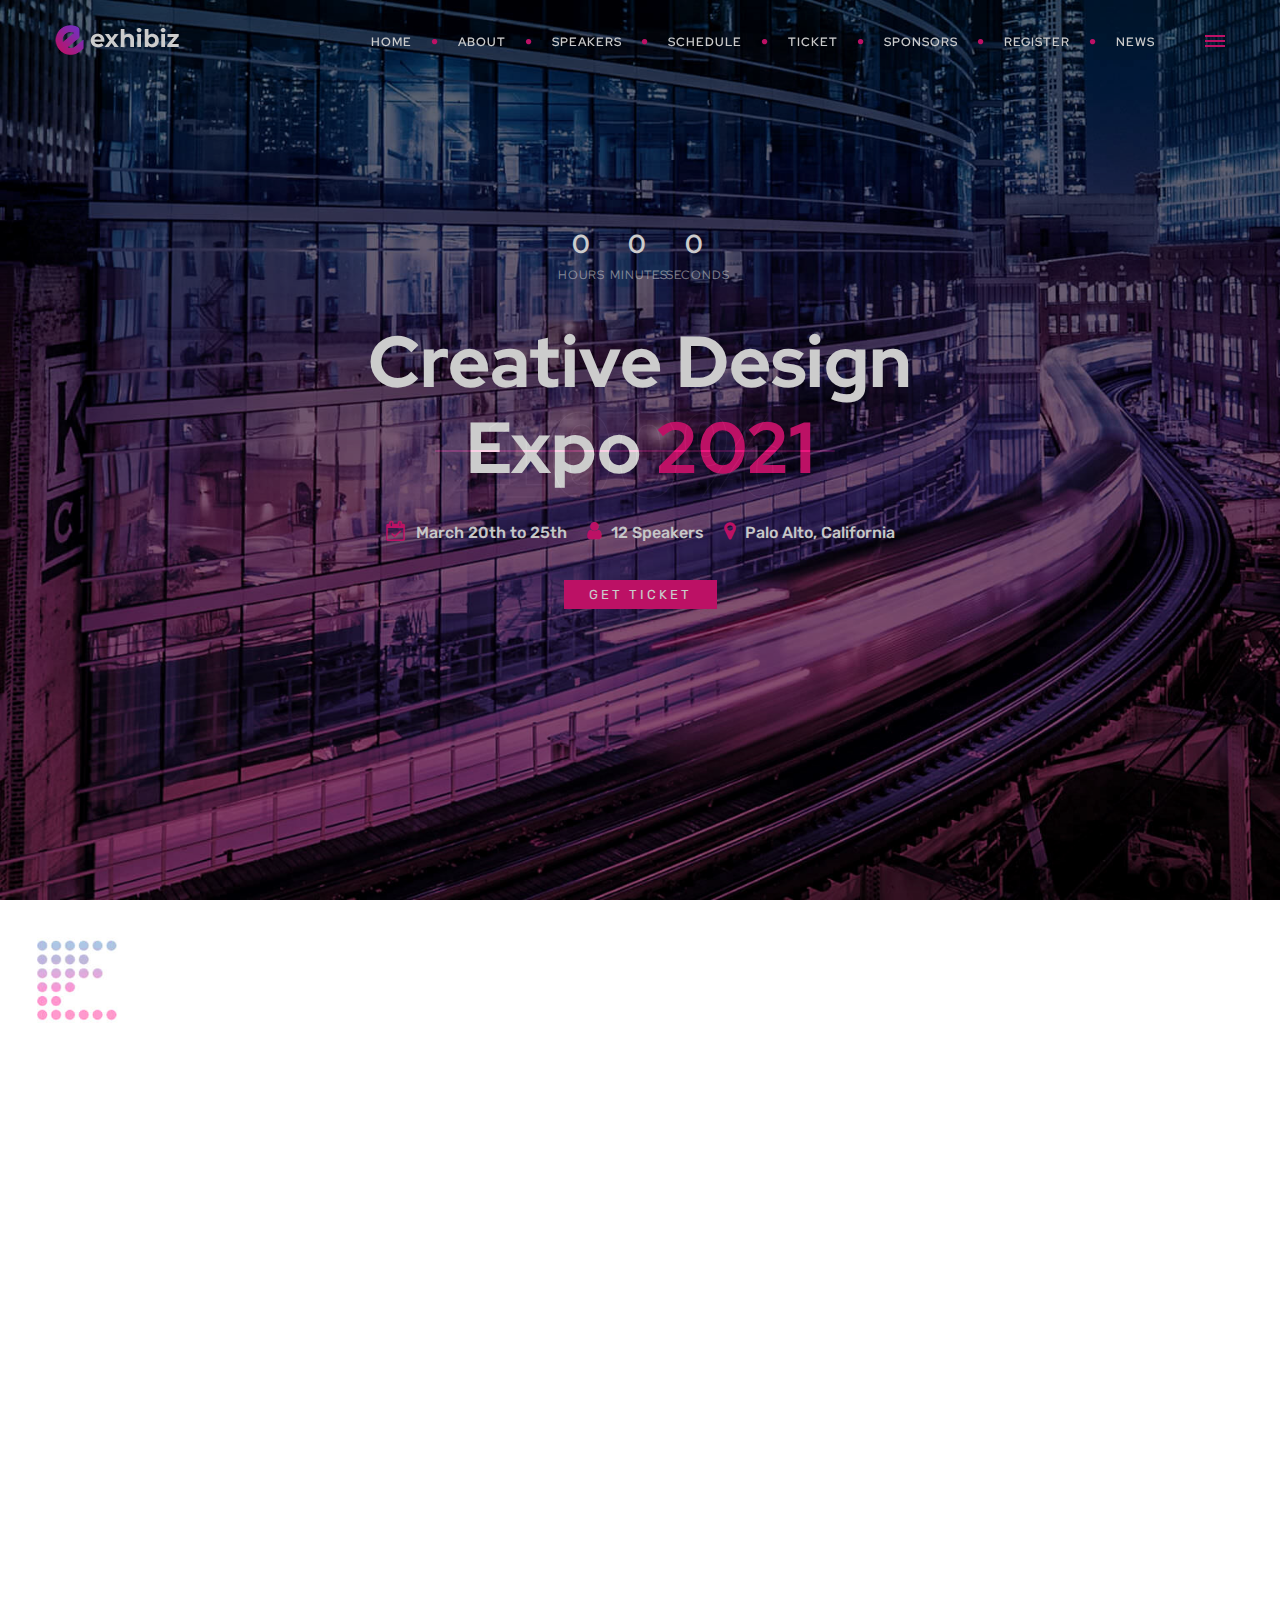
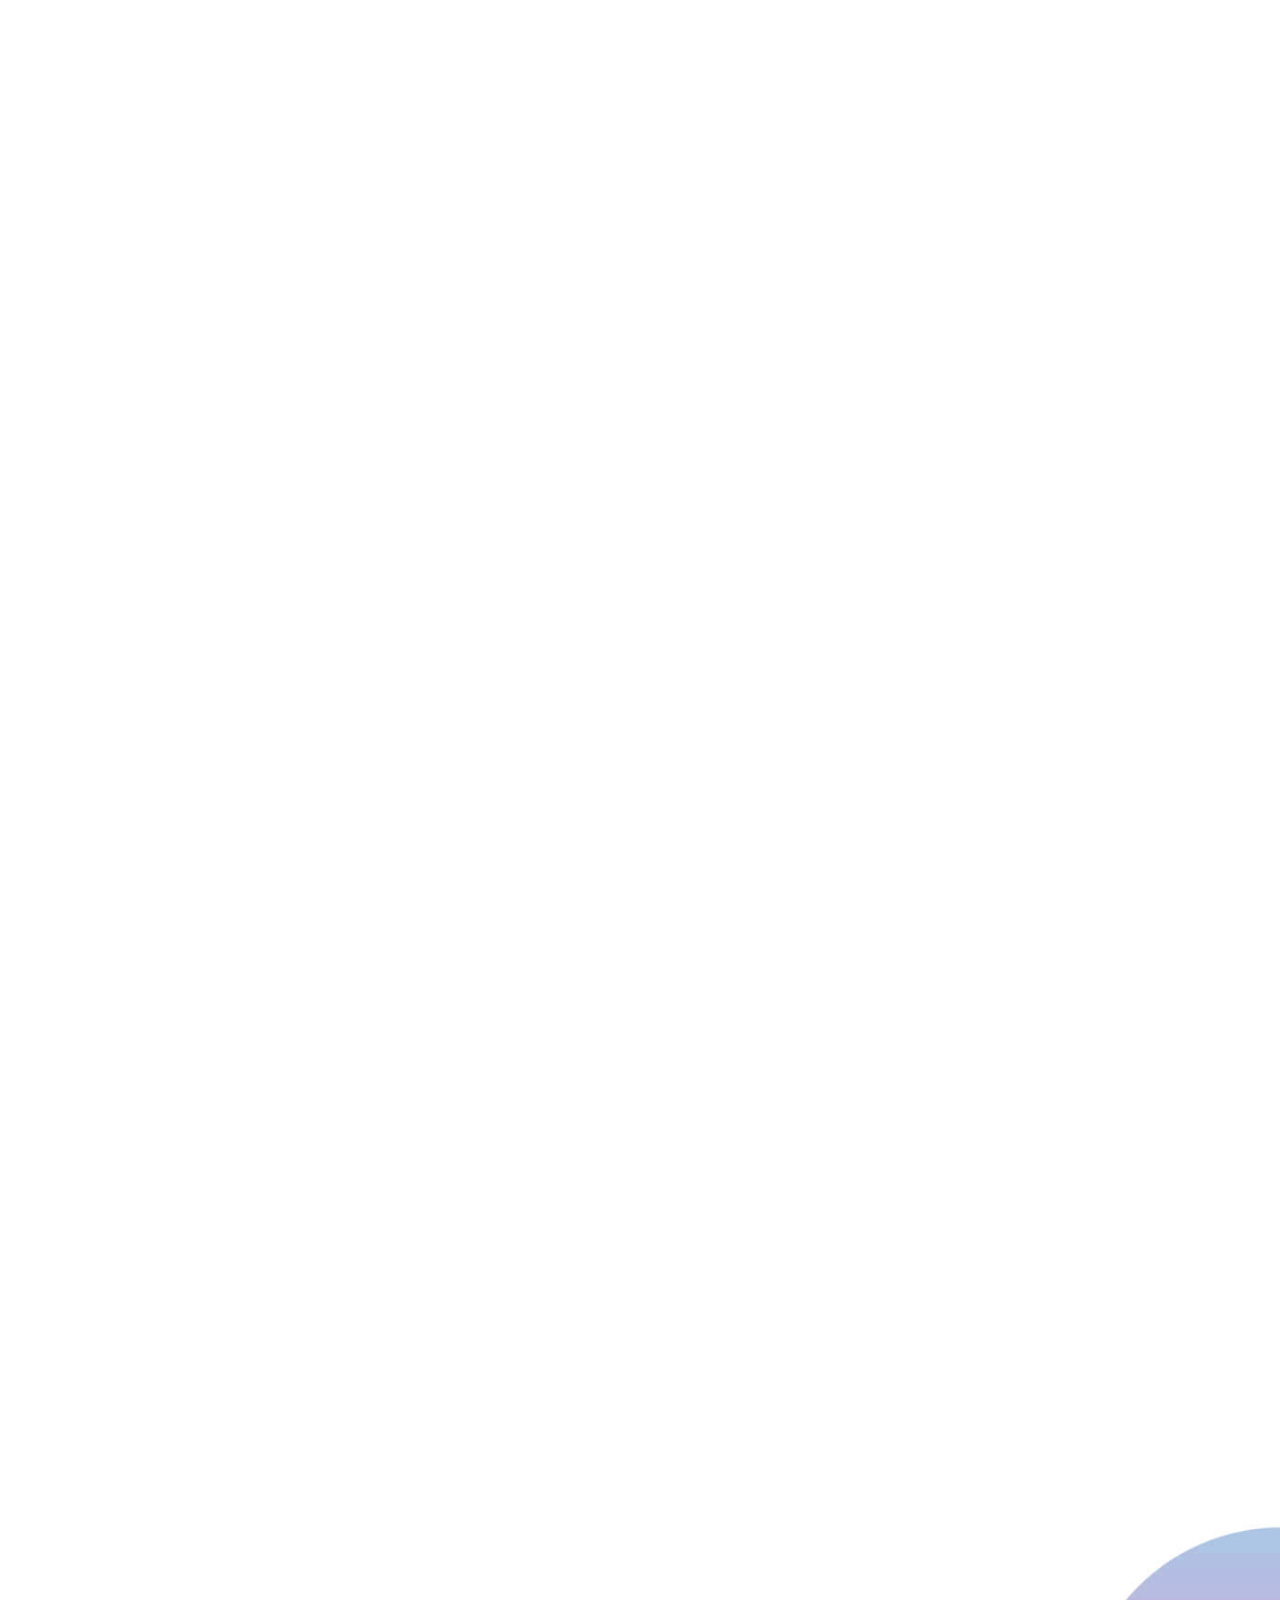
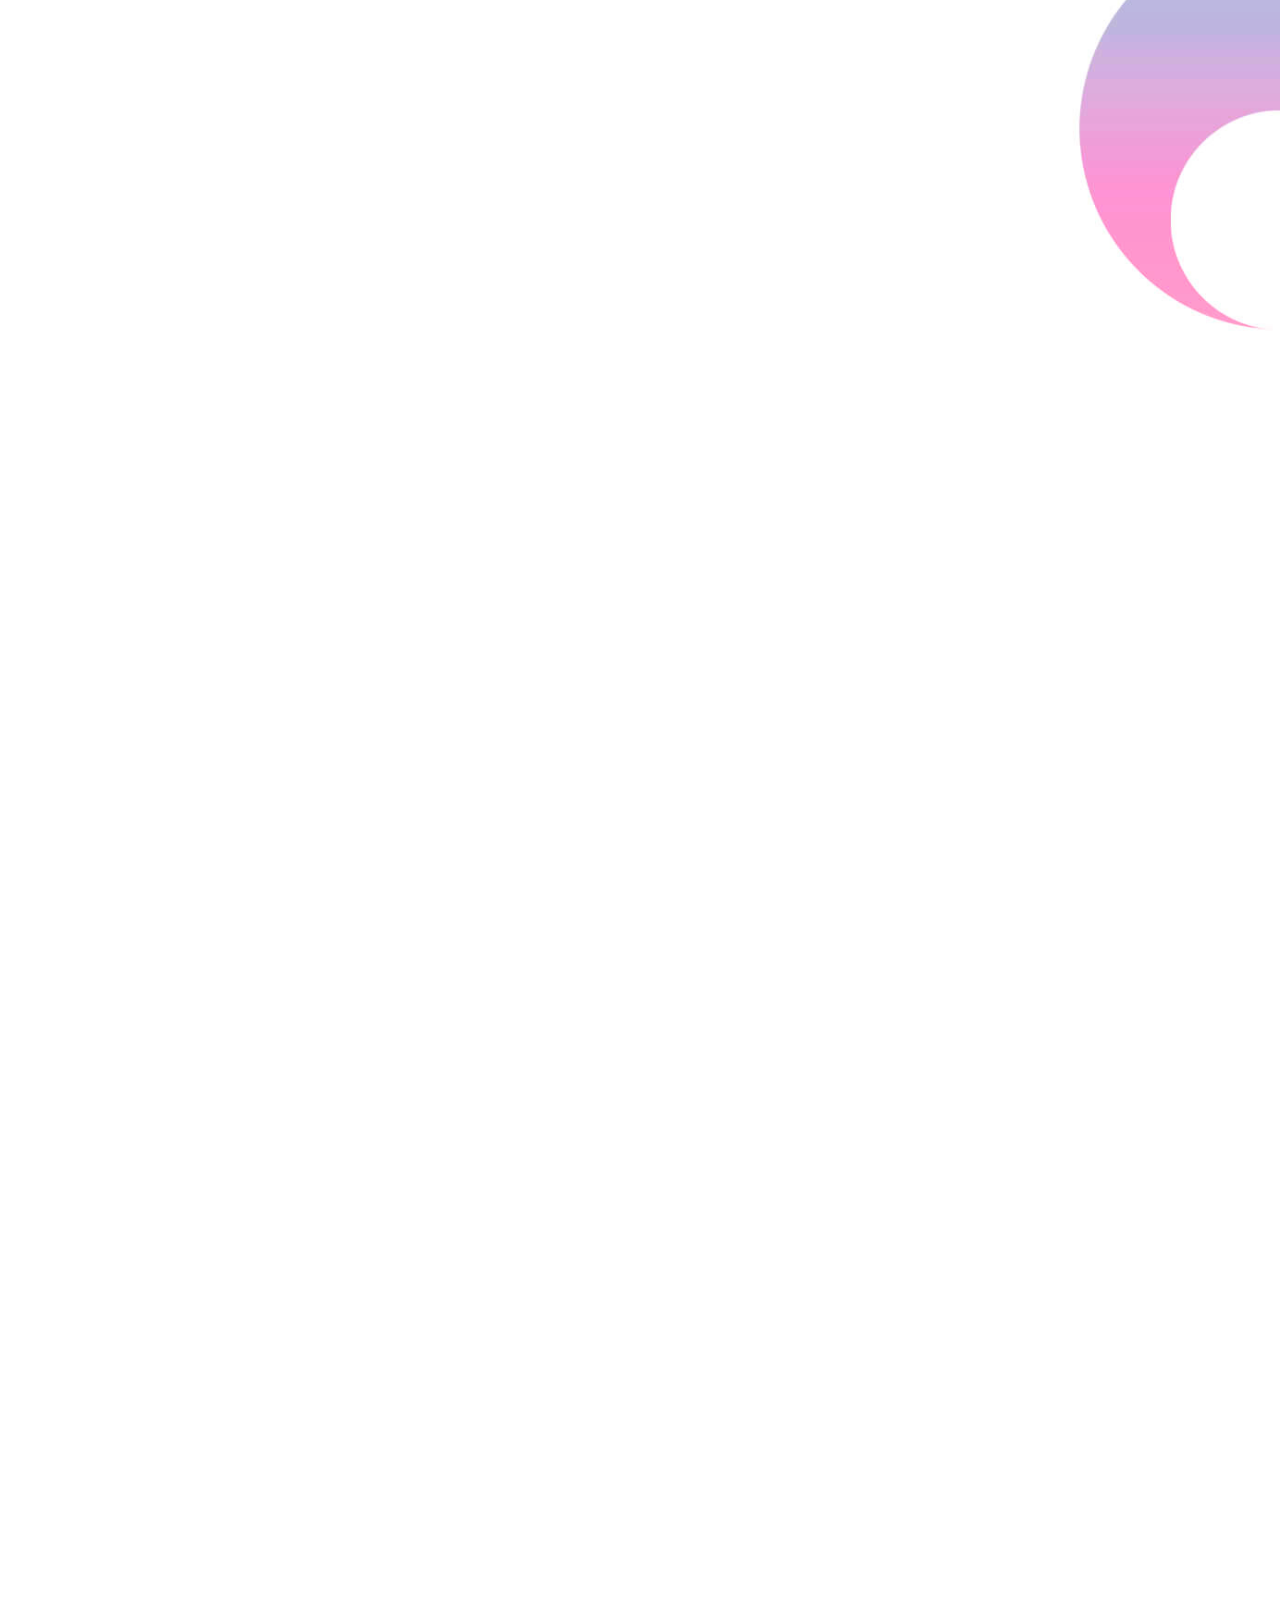
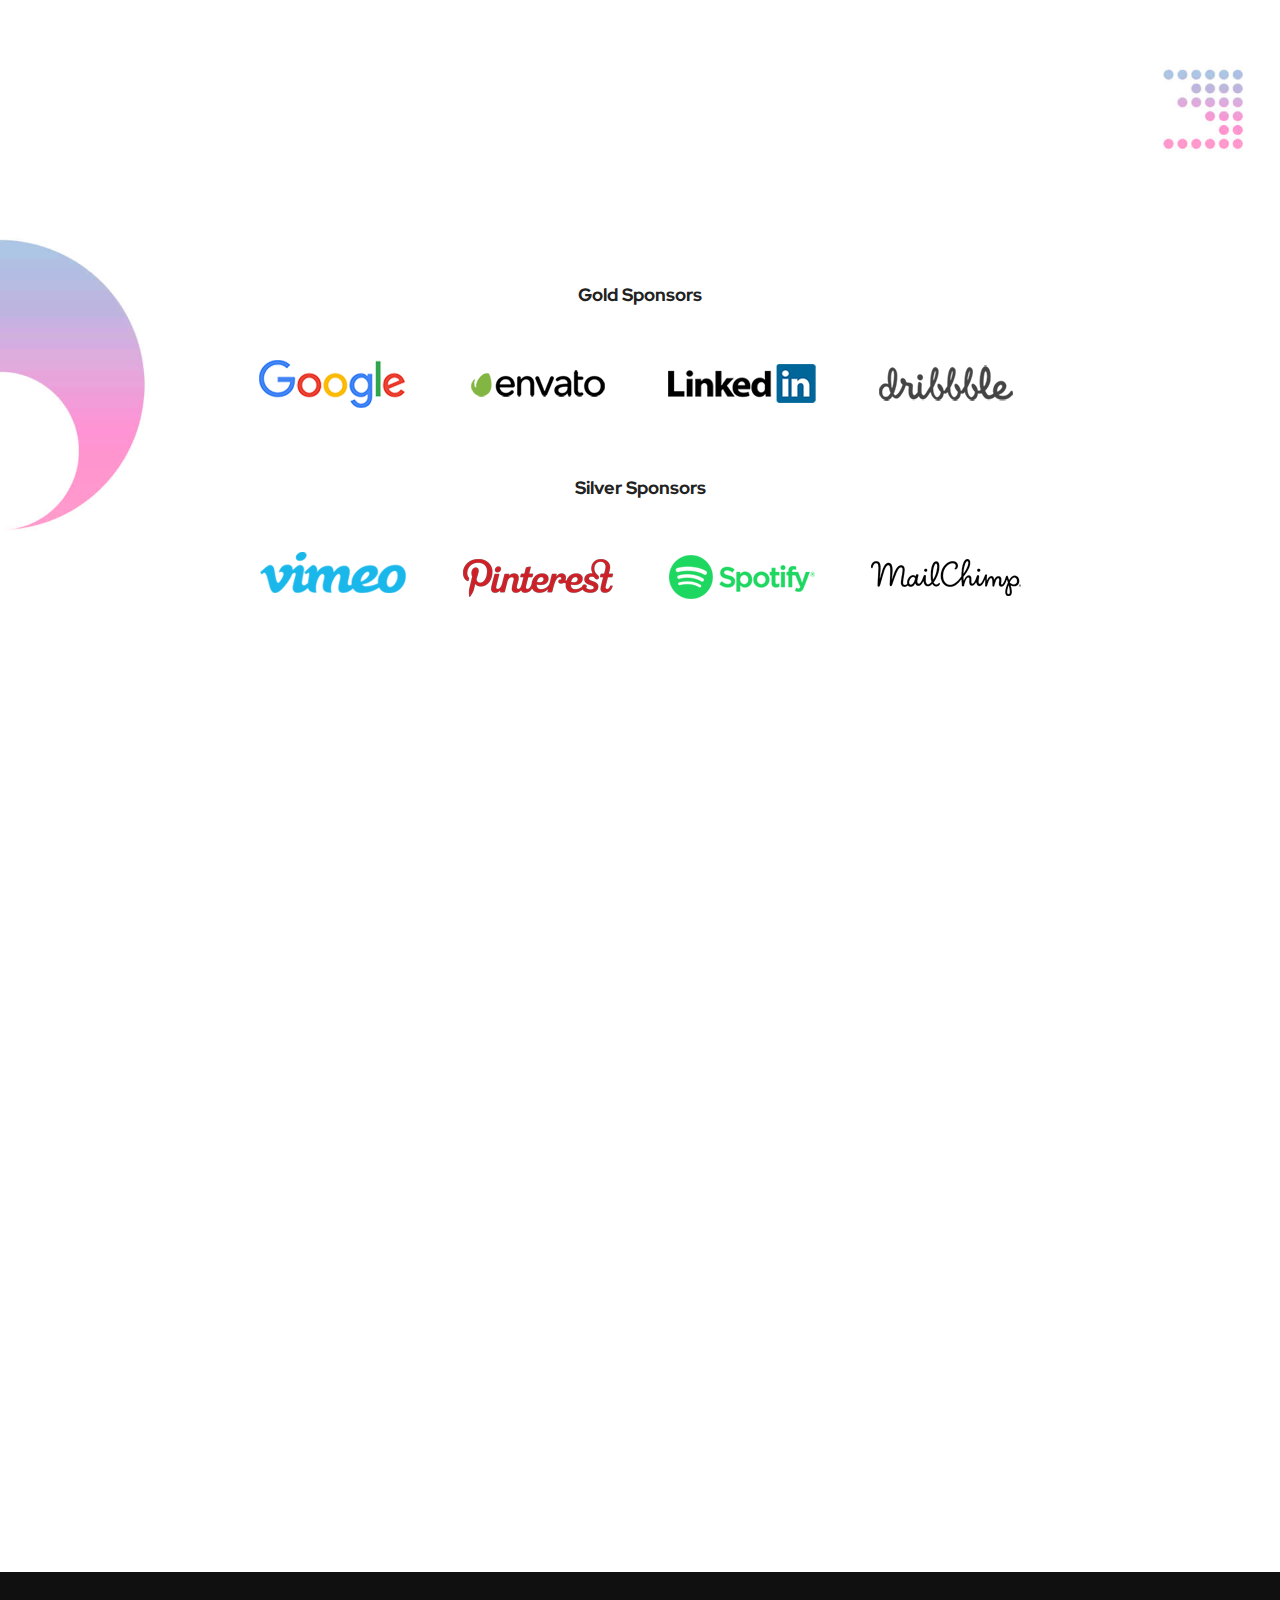
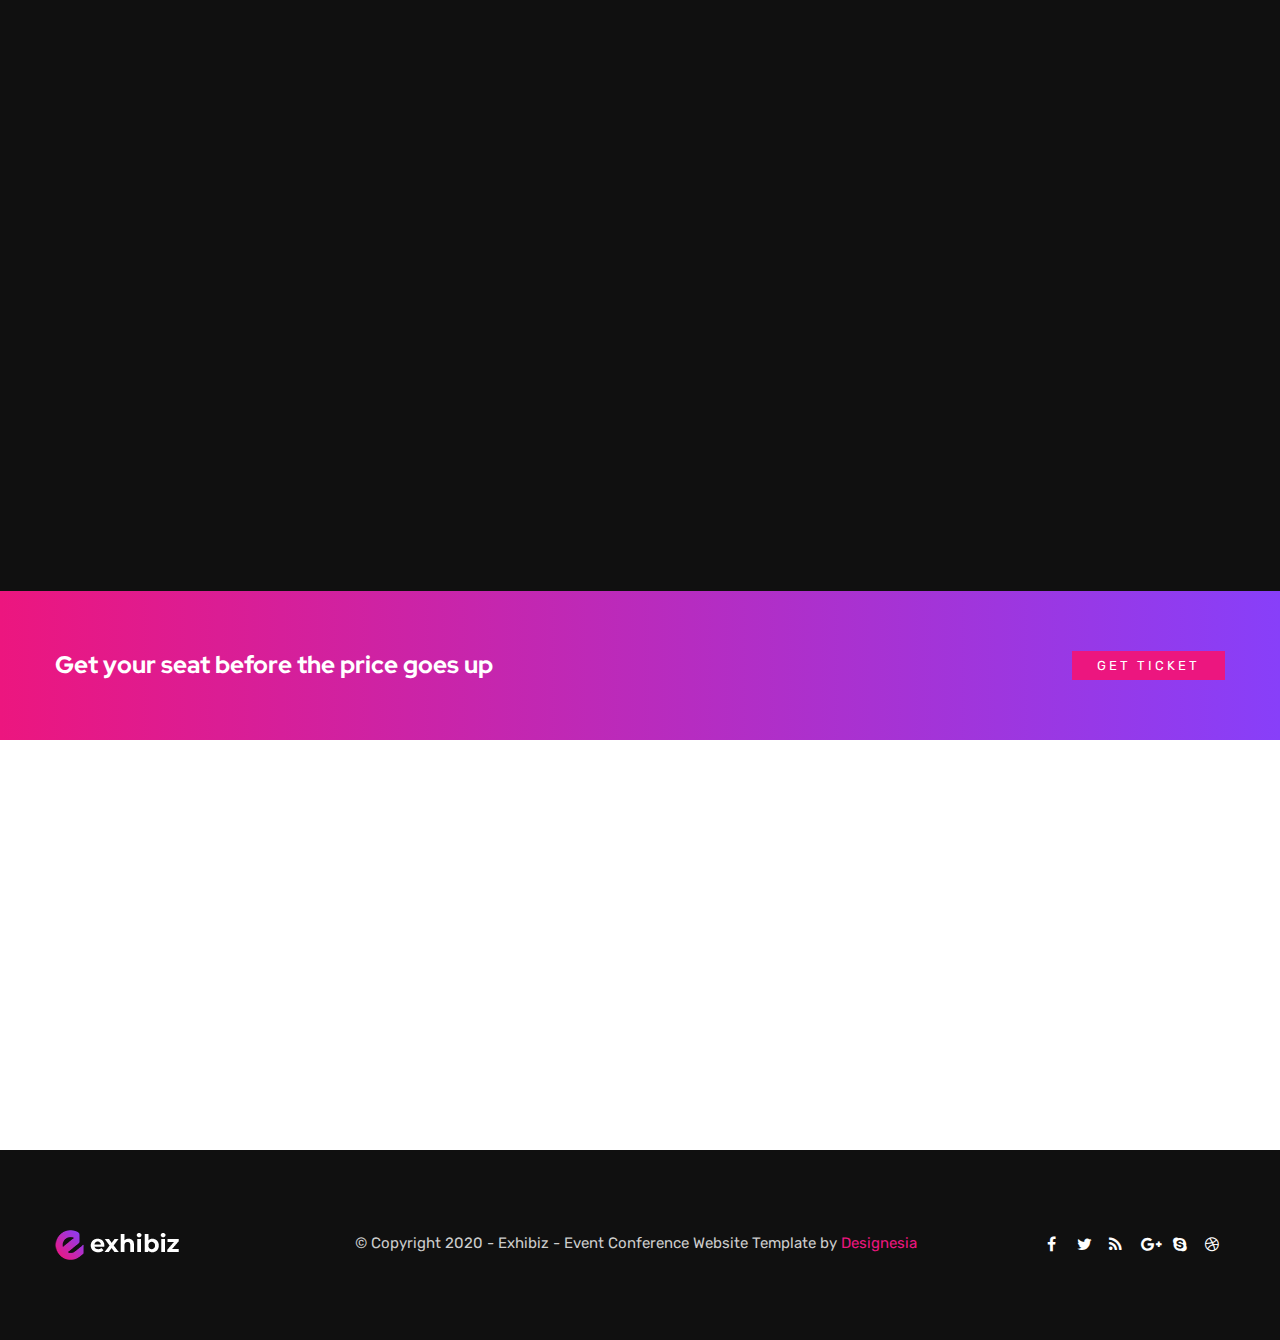
<file: index-event-parallax.html>
<!DOCTYPE html>
<html lang="en">

<head>
    <meta charset="utf-8">
    <title>Exhibiz - Event Conference Website Template</title>
    <meta name="viewport" content="width=device-width, initial-scale=1.0">
    <meta name="description" content="">
    <meta name="keywords" content="">
    <meta name="author" content="">


    <!--[if lt IE 9]>
	<script src="js/html5shiv.js"></script>
	<![endif]-->


    <!-- CSS Files
    ================================================== -->
    <link rel="stylesheet" href="css/bootstrap.css" type="text/css">
    <link rel="stylesheet" href="css/jpreloader.css" type="text/css">
    <link rel="stylesheet" href="css/animate.css" type="text/css">
    <link rel="stylesheet" href="css/plugin.css" type="text/css">
    <link rel="stylesheet" href="css/owl.carousel.css" type="text/css">
    <link rel="stylesheet" href="css/owl.theme.css" type="text/css">
    <link rel="stylesheet" href="css/owl.transitions.css" type="text/css">
    <link rel="stylesheet" href="css/magnific-popup.css" type="text/css">
    <link rel="stylesheet" href="css/jquery.countdown.css" type="text/css">
    <link rel="stylesheet" href="css/style.css" type="text/css">
	<link rel="stylesheet" href="css/twentytwenty.css" type="text/css">

    <!-- custom background -->
    <link rel="stylesheet" href="css/bg.css" type="text/css">

    <!-- color scheme -->
	<link rel="stylesheet" href="css/colors/magenta.css" type="text/css" id="colors">
    <link rel="stylesheet" href="css/color.css" type="text/css">

    <!-- load fonts -->
    <link rel="stylesheet" href="fonts/font-awesome/css/font-awesome.css" type="text/css">
    <link rel="stylesheet" href="fonts/elegant_font/HTML_CSS/style.css" type="text/css">
    <link rel="stylesheet" href="fonts/et-line-font/style.css" type="text/css">

	<!-- custom font -->
	<link rel="stylesheet" href="css/font-style.css" type="text/css">
</head>

<body id="homepage" class="de_light">

    <div id="wrapper">

        <!-- header begin -->
        <header class="transparent">
            <div class="info">
                <div class="container">
                    <div class="row">
                        <div class="col-md-12">
                            <div class="column">Working Hours Monday - Friday <span class="id-color"><strong>08:00-16:00</strong></span></div>
                            <div class="column">Toll Free <span class="id-color"><strong>1800.899.900</strong></span></div>
                            <!-- social icons -->
                            <div class="column social">
                                <a href="#"><i class="fa fa-facebook"></i></a>
                                <a href="#"><i class="fa fa-twitter"></i></a>
                                <a href="#"><i class="fa fa-rss"></i></a>
                                <a href="#"><i class="fa fa-google-plus"></i></a>
                                <a href="#"><i class="fa fa-envelope-o"></i></a>
                            </div>
                            <!-- social icons close -->
                        </div>
                    </div>
                </div>
            </div>

            <div class="container">
                <div class="row">
                    <div class="col-md-12">
                        <!-- logo begin -->
                        <div id="logo">
                            <a href="index.html">
                                <img class="logo" src="images-event/logo.png" alt="">
                            </a>
                        </div>
                        <!-- logo close -->

                            <!-- small button begin -->
                            <span id="menu-btn"></span>
                            <!-- small button close -->

                            <div class="header-extra">
                                <div class="v-center">
                                    <span id="b-menu">
                                        <span></span>
                                        <span></span>
                                        <span></span>
                                    </span>
                                </div>
                            </div>

                            <!-- mainmenu begin -->
							<ul id="mainmenu" class="ms-2">
								<li><a href="#section-hero">Home<span></span></a></li>
								<li><a href="#section-about">About<span></span></a></li>
								<li><a href="#section-speakers">Speakers<span></span></a></li>
								<li><a href="#section-schedule">Schedule<span></span></a></li>
								<li><a href="#section-ticket">Ticket<span></span></a></li>
								<li><a href="#section-sponsors">Sponsors<span></span></a></li>
								<li><a href="#section-register">Register<span></span></a></li>
                                <li><a href="news.html">News<span></span></a></li>
							</ul>
							<!-- mainmenu close -->

                            

                    </div>
                    

                </div>
            </div>
        </header>
        <!-- header close -->


        <!-- content begin -->
        <div id="content" class="no-bottom no-top">
				
			<!-- parallax section -->
            <section id="section-hero" class="full-height text-light" data-bgimage="url(images-event/bg/7.jpg) fixed top center"  data-stellar-background-ratio=".2">
                <div class="center-y text-center">
					<div class="container">
						<div class="row">
							<div class="col-md-12">
								<div id="defaultCountdown" class="countdown-s1"></div>
								<div class="spacer-single"></div>
								<h1 class="title-3">
									Creative Design<br>Expo <span class="id-color">2021</span>
								</h1>
							</div>

                            <div class="col-md-6 offset-md-3">
                                <div class="spacer-single"></div>
                                <div class="d-lg-flex justify-content-center">
                                    <div class="h6 padding10 pt0 pb0"><i class="i_h3 fa fa-calendar-check-o id-color"></i>March 20th to 25th</div>
                                    <div class="h6 padding10 pt0 pb0"><i class="i_h3 fa fa-user id-color"></i>12 Speakers</div>
                                    <div class="h6 padding10 pt0 pb0"><i class="i_h3 fa fa-map-marker id-color"></i>Palo Alto, California</div>
                                </div>
                                <div class="spacer-single"></div>
                                
                                <a href="#section-ticket" class="btn-custom text-white scroll-to">Get Ticket</a>
                                <div class="spacer-double"></div>
                            </div>
						</div>
					</div>
				</div>
            </section>
            <!-- section close -->
			
			<section id="section-about" data-bgimage="url(images-event/bg/4.jpg) top left no-repeat">
				<div class="wm wm-border light wow fadeInDown">welcome</div>
                    <div class="container">
                        <div class="row align-items-center">
                            
                            <div class="col-lg-6 wow fadeInLeft" data-wow-delay="0s">
                                <h2>Welcome to the Biggest<br>Creative Design Conference</h2>
                                <p>
                                    At vero eos et accusamus et iusto odio dignissimos ducimus qui blanditiis praesentium voluptatum deleniti atque corrupti quos dolores et quas molestias excepturi sint occaecati cupiditate non provident, similique sunt in culpa qui officia deserunt mollitia animi, id est laborum et dolorum fuga. Et harum quidem rerum facilis est et expedita distinctio.
                                </p>
								
								<div class="spacer10"></div>
								
								<a href="#section-speakers" class="btn-custom font-weight-bold text-white sm-mb-30 scroll-to">The Speakers</a>
                            </div>
							
							<div class="col-lg-6 mb-sm-30 text-center wow fadeInRight">
                                <div class="de-images">
									<img class="di-small wow fadeIn" src="images-event/misc/2.jpg" alt="" />
									<img class="di-small-2" src="images-event/misc/3.jpg" alt="" />
									<img class="img-fluid wow fadeInRight" data-wow-delay=".25s" src="images-event/misc/1.jpg" alt="" />
								</div>
                            </div>

                        </div>
                    </div>
                </section>
				
				
				<!-- section begin -->
            <section id="section-features">
				<div class="wm wm-border light wow fadeInDown ">features</div>
                <div class="container">
                    <div class="row">
                        <div class="col-md-6 offset-md-3 text-center wow fadeInUp">
                            <h1>Why you should Join Event</h1>
                            <div class="separator"><span><i class="fa fa-square"></i></span></div>
                            <div class="spacer-single"></div>
                        </div>


                        <div class="col-lg-4 wow fadeIn" data-wow-delay="0s">
                            <div class="box-number square">
                               <i class="bg-color hover-color-2 fa fa-microphone text-light"></i>
                                <div class="text">
                                    <h3><span>World Class Speakers</span></h3>
                                    <p>At vero eos et accusamus et iusto odio dignissimos ducimus qui blanditiis praesentium voluptatum deleniti atque.</p>
                                </div>
                            </div>
                        </div>

                        <div class="col-lg-4 wow fadeIn" data-wow-delay=".25s">
                            <div class="box-number square">
                                <i class="bg-color hover-color-2 fa fa-lightbulb-o text-light"></i>
                                <div class="text">
                                    <h3><span>Best Experience</span></h3>
                                    <p>At vero eos et accusamus et iusto odio dignissimos ducimus qui blanditiis praesentium voluptatum deleniti atque.</p>
                                </div>
                            </div>
                        </div>

                        <div class="col-lg-4 wow fadeIn" data-wow-delay=".5s">
                            <div class="box-number square">
                                <i class="bg-color hover-color-2 fa fa-sitemap text-light"></i>
                                <div class="text">
                                    <h3><span>Networking</span></h3>
                                    <p>At vero eos et accusamus et iusto odio dignissimos ducimus qui blanditiis praesentium voluptatum deleniti atque.</p>
                                </div>
                            </div>
                        </div>

                        <div class="spacer-single sm-hide"></div>

                        <div class="col-lg-4 wow fadeIn" data-wow-delay=".75s">
                            <div class="box-number square">
                                <i class="bg-color hover-color-2 fa fa-building text-light"></i>
                                <div class="text">
                                    <h3><span>Modern Venue</span></h3>
                                    <p>At vero eos et accusamus et iusto odio dignissimos ducimus qui blanditiis praesentium voluptatum deleniti atque.</p>
                                </div>
                            </div>
                        </div>

                        <div class="col-lg-4 wow fadeIn" data-wow-delay="1s">
                            <div class="box-number square">
                                <i class="bg-color hover-color-2  fa fa-users text-light"></i>
                                <div class="text">
                                    <h3><span>New People</span></h3>
                                    <p>At vero eos et accusamus et iusto odio dignissimos ducimus qui blanditiis praesentium voluptatum deleniti atque.</p>
                                </div>
                            </div>
                        </div>

                        <div class="col-lg-4 wow fadeIn" data-wow-delay="1.25s">
                            <div class="box-number square">
                                <i class="bg-color hover-color-2 fa fa-mortar-board text-light"></i>
                                <div class="text">
                                    <h3><span>Certificates</span></h3>
                                    <p>At vero eos et accusamus et iusto odio dignissimos ducimus qui blanditiis praesentium voluptatum deleniti atque.</p>
                                </div>
                            </div>
                        </div>
						

                    </div>
                </div>
            </section>
            <!-- section close -->
			
			<!-- section begin -->
            <section id="section-speakers" class="text-light" data-bgimage="url(images-event/bg/1.jpg) fixed top center" data-stellar-background-ratio=".2">
				<div class="wm wm-border dark wow fadeInDown">speakers</div>
                <div class="container">
                    <div class="row">
						<div class="col-md-6 offset-md-3 text-center wow fadeInUp">
                            <h1>The Speakers</h1>
                            <div class="separator"><span><i class="fa fa-square"></i></span></div>
                            <div class="spacer-single"></div>
                        </div>
						
						<div class="clearfix"></div>
                      
                       <div class="col-xl-3 col-lg-4 col-sm-6 mb30 wow fadeInUp">
							<!-- team member -->
							<div class="de-team-list">
								<div class="team-pic">
									<img src="images-event/team/1.jpg" class="img-responsive" alt="" />
								</div>
								<div class="team-desc">
									<h3>John Smith</h3>
									<p class="lead">Expert Designer</p>
									<div class="small-border"></div>
									<p>Duis aute irure dolor in reprehenderit in voluptate velit esse cillum dolore eu fugiat.</p>

									<div class="social">
										<a href="#"><i class="fa fa-facebook fa-lg"></i></a>
										<a href="#"><i class="fa fa-twitter fa-lg"></i></a>
										<a href="#"><i class="fa fa-google-plus fa-lg"></i></a>
										<a href="#"><i class="fa fa-skype fa-lg"></i></a>
									</div>
								</div>
							</div>
							<!-- team close -->
						</div>
						
						<div class="col-xl-3 col-lg-4 col-sm-6 mb30 wow fadeInUp">
							<!-- team member -->
							<div class="de-team-list">
								<div class="team-pic">
									<img src="images-event/team/2.jpg" class="img-responsive" alt="" />
								</div>
								<div class="team-desc">
									<h3>Michael Dennis</h3>
									<p class="lead">Expert Designer</p>
									<div class="small-border"></div>
									<p>Duis aute irure dolor in reprehenderit in voluptate velit esse cillum dolore eu fugiat.</p>

									<div class="social">
										<a href="#"><i class="fa fa-facebook fa-lg"></i></a>
										<a href="#"><i class="fa fa-twitter fa-lg"></i></a>
										<a href="#"><i class="fa fa-google-plus fa-lg"></i></a>
										<a href="#"><i class="fa fa-skype fa-lg"></i></a>
									</div>
								</div>
							</div>
							<!-- team close -->
						</div>
						
						<div class="col-xl-3 col-lg-4 col-sm-6 mb30 wow fadeInUp">
							<!-- team member -->
							<div class="de-team-list">
								<div class="team-pic">
									<img src="images-event/team/3.jpg" class="img-responsive" alt="" />
								</div>
								<div class="team-desc">
									<h3>Sarah Michelle</h3>
									<p class="lead">Expert Designer</p>
									<div class="small-border"></div>
									<p>Duis aute irure dolor in reprehenderit in voluptate velit esse cillum dolore eu fugiat.</p>

									<div class="social">
										<a href="#"><i class="fa fa-facebook fa-lg"></i></a>
										<a href="#"><i class="fa fa-twitter fa-lg"></i></a>
										<a href="#"><i class="fa fa-google-plus fa-lg"></i></a>
										<a href="#"><i class="fa fa-skype fa-lg"></i></a>
									</div>
								</div>
							</div>
							<!-- team close -->
						</div>
						
						<div class="col-xl-3 col-lg-4 col-sm-6 mb30 wow fadeInUp">
							<!-- team member -->
							<div class="de-team-list">
								<div class="team-pic">
									<img src="images-event/team/4.jpg" class="img-responsive" alt="" />
								</div>
								<div class="team-desc">
									<h3>Katty Wilson</h3>
									<p class="lead">Expert Designer</p>
									<div class="small-border"></div>
									<p>Duis aute irure dolor in reprehenderit in voluptate velit esse cillum dolore eu fugiat.</p>

									<div class="social">
										<a href="#"><i class="fa fa-facebook fa-lg"></i></a>
										<a href="#"><i class="fa fa-twitter fa-lg"></i></a>
										<a href="#"><i class="fa fa-google-plus fa-lg"></i></a>
										<a href="#"><i class="fa fa-skype fa-lg"></i></a>
									</div>
								</div>
							</div>
							<!-- team close -->
						</div>

						<div class="clearfix"></div>

                    </div>
                </div>
            </section>
            <!-- section close -->
			
			
			<!-- section begin -->
            <section id="section-schedule" aria-label="section-services-tab" data-bgimage="url(images-event/bg/6.jpg) top right no-repeat">
                <div class="wm wm-border light wow fadeInDown ">schedule</div>
                <div class="container">
                    <div class="row">
                        <div class="col-md-6 offset-md-3 text-center wow fadeInUp">
                            <h1>Event Schedule</h1>
                            <div class="separator"><span><i class="fa fa-square"></i></span></div>
                            <div class="spacer-single"></div>
                        </div>

                        <div class="col-md-12 wow fadeInUp">
                            <div class="de_tab tab_style_4 text-center">
                                <ul class="de_nav de_nav_dark">
                                    <li class="active" data-link="#section-services-tab">
                                        <h3>Day <span>01</span></h3>
                                        <h4>March 20, 2021</h4>
                                    </li>
                                    <li data-link="#section-services-tab">
                                        <h3>Day <span>02</span></h3>
                                        <h4>March 21, 2021</h4>
                                    </li>
                                    <li data-link="#section-services-tab">
                                        <h3>Day <span>03</span></h3>
                                        <h4>March 22, 2021</h4>
                                    </li>
                                    <li data-link="#section-services-tab">
                                        <h3>Day <span>04</span></h3>
                                        <h4>March 23, 2021</h4>
                                    </li>
                                    <li data-link="#section-services-tab">
                                        <h3>Day <span>05</span></h3>
                                        <h4>March 24, 2021</h4>
                                    </li>
                                </ul>

                                <div class="de_tab_content text-left">

                                    <div id="tab1" class="tab_single_content">
                                        <div class="row">
                                            <div class="col-md-12">
                                                <div class="schedule-listing">
                                                    <div class="schedule-item">
                                                        <div class="sc-time">08:00 - 10:00 AM</div>
                                                        <div class="sc-pic">
                                                            <img src="images-event/team/1.jpg" class="img-circle" alt="">
                                                        </div>
                                                        <div class="sc-name">
                                                            <h4>John Smith</h4>
                                                            <span>Founder & CEO</span>
                                                        </div>
                                                        <div class="sc-info">
                                                            <h3>Introduction Creative Design</h3>
                                                            <p>In this session we will discuss about digital topics in detail. You need laptops and other tech support equipment. This session will last for 2 hours. So prepare yourself.</p>
                                                        </div>
                                                        <div class="clearfix"></div>
                                                    </div>
                                                </div>

                                                <div class="schedule-listing">
                                                    <div class="schedule-item">
                                                        <div class="sc-time">12:00 - 14:00 PM</div>
                                                        <div class="sc-pic">
                                                            <img src="images-event/team/2.jpg" class="img-circle" alt="">
                                                        </div>
                                                        <div class="sc-name">
                                                            <h4>Michael Dennis</h4>
                                                            <span>Founder & CEO</span>
                                                        </div>
                                                        <div class="sc-info">
                                                            <h3>Getting Started With Creative Design</h3>
                                                            <p>In this session we will discuss about digital topics in detail. You need laptops and other tech support equipment. This session will last for 2 hours. So prepare yourself.</p>
                                                        </div>
                                                        <div class="clearfix"></div>
                                                    </div>
                                                </div>

                                                <div class="schedule-listing">
                                                    <div class="schedule-item">
                                                        <div class="sc-time">16:00 - 18:00 PM</div>
                                                        <div class="sc-pic">
                                                            <img src="images-event/team/3.jpg" class="img-circle" alt="">
                                                        </div>
                                                        <div class="sc-name">
                                                            <h4>Sarah Michelle</h4>
                                                            <span>Founder & CEO</span>
                                                        </div>
                                                        <div class="sc-info">
                                                            <h3>Prepare Your Design Concept</h3>
                                                            <p>In this session we will discuss about digital topics in detail. You need laptops and other tech support equipment. This session will last for 2 hours. So prepare yourself.</p>
                                                        </div>
                                                        <div class="clearfix"></div>
                                                    </div>
                                                </div>

                                                <div class="schedule-listing">
                                                    <div class="schedule-item">
                                                        <div class="sc-time">20:00 - 22:00 PM</div>
                                                        <div class="sc-pic">
                                                            <img src="images-event/team/4.jpg" class="img-circle" alt="">
                                                        </div>
                                                        <div class="sc-name">
                                                            <h4>Katty Wilson</h4>
                                                            <span>Founder & CEO</span>
                                                        </div>
                                                        <div class="sc-info">
                                                            <h3>Creative Design Implementation Basic</h3>
                                                            <p>In this session we will discuss about digital topics in detail. You need laptops and other tech support equipment. This session will last for 2 hours. So prepare yourself.</p>
                                                        </div>
                                                        <div class="clearfix"></div>
                                                    </div>
                                                </div>
                                            </div>
                                        </div>
                                    </div>

                                    <div id="tab2" class="tab_single_content">
                                        <div class="row">
                                            <div class="col-md-12">
                                                <div class="schedule-listing">
                                                    <div class="schedule-item">
                                                        <div class="sc-time">08:00 - 12:00 AM</div>
                                                        <div class="sc-pic">
                                                            <img src="images-event/team/5.jpg" class="img-circle" alt="">
                                                        </div>
                                                        <div class="sc-name">
                                                            <h4>Rose Shipp</h4>
                                                            <span>Founder & CEO</span>
                                                        </div>
                                                        <div class="sc-info">
                                                            <h3>Creative Design Implementation Basic 2</h3>
                                                            <p>In this session we will discuss about digital topics in detail. You need laptops and other tech support equipment. This session will last for 2 hours. So prepare yourself.</p>
                                                        </div>
                                                        <div class="clearfix"></div>
                                                    </div>
                                                </div>

                                                <div class="schedule-listing">
                                                    <div class="schedule-item">
                                                        <div class="sc-time">12:00 - 14:00 PM</div>
                                                        <div class="sc-pic">
                                                            <img src="images-event/team/6.jpg" class="img-circle" alt="">
                                                        </div>
                                                        <div class="sc-name">
                                                            <h4>Isaac Nicholas</h4>
                                                            <span>Founder & CEO</span>
                                                        </div>
                                                        <div class="sc-info">
                                                            <h3>How to Design Happiness</h3>
                                                            <p>In this session we will discuss about digital topics in detail. You need laptops and other tech support equipment. This session will last for 2 hours. So prepare yourself.</p>
                                                        </div>
                                                        <div class="clearfix"></div>
                                                    </div>
                                                </div>

                                                <div class="schedule-listing">
                                                    <div class="schedule-item">
                                                        <div class="sc-time">16:00 - 18:00 PM</div>
                                                        <div class="sc-pic">
                                                            <img src="images-event/team/7.jpg" class="img-circle" alt="">
                                                        </div>
                                                        <div class="sc-name">
                                                            <h4>John Arnold</h4>
                                                            <span>Founder & CEO</span>
                                                        </div>
                                                        <div class="sc-info">
                                                            <h3>Good Storytelling For Great Design</h3>
                                                            <p>In this session we will discuss about digital topics in detail. You need laptops and other tech support equipment. This session will last for 2 hours. So prepare yourself.</p>
                                                        </div>
                                                        <div class="clearfix"></div>
                                                    </div>
                                                </div>

                                                <div class="schedule-listing">
                                                    <div class="schedule-item">
                                                        <div class="sc-time">20:00 - 22:00 PM</div>
                                                        <div class="sc-pic">
                                                            <img src="images-event/team/1.jpg" class="img-circle" alt="">
                                                        </div>
                                                        <div class="sc-name">
                                                            <h4>John Smith</h4>
                                                            <span>Founder & CEO</span>
                                                        </div>
                                                        <div class="sc-info">
                                                            <h3>Unintuitive Lessons on Being a Designer</h3>
                                                            <p>In this session we will discuss about digital topics in detail. You need laptops and other tech support equipment. This session will last for 2 hours. So prepare yourself.</p>
                                                        </div>
                                                        <div class="clearfix"></div>
                                                    </div>
                                                </div>
                                            </div>
                                        </div>
                                    </div>

                                    <div id="tab3" class="tab_single_content">
                                        <div class="row">
                                            <div class="col-md-12">
                                                <div class="schedule-listing">
                                                    <div class="schedule-item">
                                                        <div class="sc-time">08:00 - 12:00 AM</div>
                                                        <div class="sc-pic">
                                                            <img src="images-event/team/2.jpg" class="img-circle" alt="">
                                                        </div>
                                                        <div class="sc-name">
                                                            <h4>Michael Dennis</h4>
                                                            <span>Founder & CEO</span>
                                                        </div>
                                                        <div class="sc-info">
                                                            <h3>The Secret of Great App Design</h3>
                                                            <p>In this session we will discuss about digital topics in detail. You need laptops and other tech support equipment. This session will last for 2 hours. So prepare yourself.</p>
                                                        </div>
                                                        <div class="clearfix"></div>
                                                    </div>
                                                </div>

                                                <div class="schedule-listing">
                                                    <div class="schedule-item">
                                                        <div class="sc-time">12:00 - 14:00 PM</div>
                                                        <div class="sc-pic">
                                                            <img src="images-event/team/3.jpg" class="img-circle" alt="">
                                                        </div>
                                                        <div class="sc-name">
                                                            <h4>Sarah Michelle</h4>
                                                            <span>Founder & CEO</span>
                                                        </div>
                                                        <div class="sc-info">
                                                            <h3>Use Design Thinking in Your Everyday Routine</h3>
                                                            <p>In this session we will discuss about digital topics in detail. You need laptops and other tech support equipment. This session will last for 2 hours. So prepare yourself.</p>
                                                        </div>
                                                        <div class="clearfix"></div>
                                                    </div>
                                                </div>

                                                <div class="schedule-listing">
                                                    <div class="schedule-item">
                                                        <div class="sc-time">16:00 - 18:00 PM</div>
                                                        <div class="sc-pic">
                                                            <img src="images-event/team/4.jpg" class="img-circle" alt="">
                                                        </div>
                                                        <div class="sc-name">
                                                            <h4>Katty Wilson</h4>
                                                            <span>Founder & CEO</span>
                                                        </div>
                                                        <div class="sc-info">
                                                            <h3>Design Into The Real World</h3>
                                                            <p>In this session we will discuss about digital topics in detail. You need laptops and other tech support equipment. This session will last for 2 hours. So prepare yourself.</p>
                                                        </div>
                                                        <div class="clearfix"></div>
                                                    </div>
                                                </div>

                                                <div class="schedule-listing">
                                                    <div class="schedule-item">
                                                        <div class="sc-time">20:00 - 22:00 AM</div>
                                                        <div class="sc-pic">
                                                            <img src="images-event/team/5.jpg" class="img-circle" alt="">
                                                        </div>
                                                        <div class="sc-name">
                                                            <h4>Rose Shipp</h4>
                                                            <span>Founder & CEO</span>
                                                        </div>
                                                        <div class="sc-info">
                                                            <h3>Advanced Design Implementation</h3>
                                                            <p>In this session we will discuss about digital topics in detail. You need laptops and other tech support equipment. This session will last for 2 hours. So prepare yourself.</p>
                                                        </div>
                                                        <div class="clearfix"></div>
                                                    </div>
                                                </div>
                                            </div>
                                        </div>
                                    </div>

                                    <div id="tab4" class="tab_single_content">
                                        <div class="row">
                                            <div class="col-md-12">
                                                <div class="schedule-listing">
                                                    <div class="schedule-item">
                                                        <div class="sc-time">08:00 - 12:00 AM</div>
                                                        <div class="sc-pic">
                                                            <img src="images-event/team/6.jpg" class="img-circle" alt="">
                                                        </div>
                                                        <div class="sc-name">
                                                            <h4>Isaac Nicholas</h4>
                                                            <span>Founder & CEO</span>
                                                        </div>
                                                        <div class="sc-info">
                                                            <h3>Advanced Design Implementation 2</h3>
                                                            <p>In this session we will discuss about digital topics in detail. You need laptops and other tech support equipment. This session will last for 2 hours. So prepare yourself.</p>
                                                        </div>
                                                        <div class="clearfix"></div>
                                                    </div>
                                                </div>

                                                <div class="schedule-listing">
                                                    <div class="schedule-item">
                                                        <div class="sc-time">12:00 - 14:00 PM</div>
                                                        <div class="sc-pic">
                                                            <img src="images-event/team/7.jpg" class="img-circle" alt="">
                                                        </div>
                                                        <div class="sc-name">
                                                            <h4>John Arnold</h4>
                                                            <span>Founder & CEO</span>
                                                        </div>
                                                        <div class="sc-info">
                                                            <h3>Branding, Identity &amp; Logo Design Explained</h3>
                                                            <p>In this session we will discuss about digital topics in detail. You need laptops and other tech support equipment. This session will last for 2 hours. So prepare yourself.</p>
                                                        </div>
                                                        <div class="clearfix"></div>
                                                    </div>
                                                </div>

                                                <div class="schedule-listing">
                                                    <div class="schedule-item">
                                                        <div class="sc-time">16:00 - 18:00 PM</div>
                                                        <div class="sc-pic">
                                                            <img src="images-event/team/1.jpg" class="img-circle" alt="">
                                                        </div>
                                                        <div class="sc-name">
                                                            <h4>John Smith</h4>
                                                            <span>Founder & CEO</span>
                                                        </div>
                                                        <div class="sc-info">
                                                            <h3>The Art of Personal Branding</h3>
                                                            <p>In this session we will discuss about digital topics in detail. You need laptops and other tech support equipment. This session will last for 2 hours. So prepare yourself.</p>
                                                        </div>
                                                        <div class="clearfix"></div>
                                                    </div>
                                                </div>

                                                <div class="schedule-listing">
                                                    <div class="schedule-item">
                                                        <div class="sc-time">20:00 - 22:00 PM</div>
                                                        <div class="sc-pic">
                                                            <img src="images-event/team/2.jpg" class="img-circle" alt="">
                                                        </div>
                                                        <div class="sc-name">
                                                            <h4>Michael Dennis</h4>
                                                            <span>Founder & CEO</span>
                                                        </div>
                                                        <div class="sc-info">
                                                            <h3>8 Secret Benefits of Branding</h3>
                                                            <p>In this session we will discuss about digital topics in detail. You need laptops and other tech support equipment. This session will last for 2 hours. So prepare yourself.</p>
                                                        </div>
                                                        <div class="clearfix"></div>
                                                    </div>
                                                </div>
                                            </div>
                                        </div>
                                    </div>

                                    <div id="tab5" class="tab_single_content">
                                        <div class="row">
                                            <div class="col-md-12">
                                                <div class="schedule-listing">
                                                    <div class="schedule-item">
                                                        <div class="sc-time">08:00 - 12:00 AM</div>
                                                        <div class="sc-pic">
                                                            <img src="images-event/team/1.jpg" class="img-circle" alt="">
                                                        </div>
                                                        <div class="sc-name">
                                                            <h4>John Smith</h4>
                                                            <span>Founder & CEO</span>
                                                        </div>
                                                        <div class="sc-info">
                                                            <h3>How To Brand A Startup On A Small Budget</h3>
                                                            <p>In this session we will discuss about digital topics in detail. You need laptops and other tech support equipment. This session will last for 2 hours. So prepare yourself.</p>
                                                        </div>
                                                        <div class="clearfix"></div>
                                                    </div>
                                                </div>

                                                <div class="schedule-listing">
                                                    <div class="schedule-item">
                                                        <div class="sc-time">08:00 - 12:00 AM</div>
                                                        <div class="sc-pic">
                                                            <img src="images-event/team/2.jpg" class="img-circle" alt="">
                                                        </div>
                                                        <div class="sc-name">
                                                            <h4>John Smith</h4>
                                                            <span>Founder & CEO</span>
                                                        </div>
                                                        <div class="sc-info">
                                                            <h3>Establishing a Brand Identity</h3>
                                                            <p>In this session we will discuss about digital topics in detail. You need laptops and other tech support equipment. This session will last for 2 hours. So prepare yourself.</p>
                                                        </div>
                                                        <div class="clearfix"></div>
                                                    </div>
                                                </div>

                                                <div class="schedule-listing">
                                                    <div class="schedule-item">
                                                        <div class="sc-time">08:00 - 12:00 AM</div>
                                                        <div class="sc-pic">
                                                            <img src="images-event/team/3.jpg" class="img-circle" alt="">
                                                        </div>
                                                        <div class="sc-name">
                                                            <h4>Sarah Michelle</h4>
                                                            <span>Founder & CEO</span>
                                                        </div>
                                                        <div class="sc-info">
                                                            <h3>Interview With World Class Designer</h3>
                                                            <p>In this session we will discuss about digital topics in detail. You need laptops and other tech support equipment. This session will last for 2 hours. So prepare yourself.</p>
                                                        </div>
                                                        <div class="clearfix"></div>
                                                    </div>
                                                </div>

                                                <div class="schedule-listing">
                                                    <div class="schedule-item">
                                                        <div class="sc-time">08:00 - 12:00 AM</div>
                                                        <div class="sc-pic">
                                                            <img src="images-event/team/4.jpg" class="img-circle" alt="">
                                                        </div>
                                                        <div class="sc-name">
                                                            <h4>Katty Wilson</h4>
                                                            <span>Founder & CEO</span>
                                                        </div>
                                                        <div class="sc-info">
                                                            <h3>Close Event Ceremony &amp; Doorprize</h3>
                                                            <p>In this session we will discuss about digital topics in detail. You need laptops and other tech support equipment. This session will last for 2 hours. So prepare yourself.</p>
                                                        </div>
                                                        <div class="clearfix"></div>
                                                    </div>
                                                </div>
                                            </div>
                                        </div>
                                    </div>
                                </div>
                            </div>
                        </div>
                    </div>
                </div>
            </section>
            <!-- section close -->
			
			<!-- section begin -->
            <section id="section-ticket" class="text-light" data-bgimage="url(images-event/bg/2.jpg) fixed top">
                <div class="wm wm-border dark wow fadeInDown">tickets</div>
				<div class="container">
                    <div class="row">
						<div class="col-md-6 offset-md-3 text-center wow fadeInUp">
                            <h1>Choose a Ticket</h1>
                            <div class="separator"><span><i class="fa fa-square"></i></span></div>
                            <div class="spacer-single"></div>
                        </div>

                        <div class="col-lg-4 col-md-6">
                            <div class="pricing-s1 mb30 wow fadeInUp">
                                <div class="top">
                                    <h2>Day Pass</h2>
                                    <p class="price"><span class="currency id-color">$</span> <b>49.99</b></p>
                                </div>
                                <div class="bottom">
                                    <ul>
                                        <li><i class="icon_check_alt2"></i>Conference Tickets</li>
                                        <li><i class="icon_check_alt2"></i>Free Lunch Nad Coffee</li>
                                        <li><i class="icon_check_alt2"></i>Certificates</li>
                                        <li><i class="icon_close_alt2"></i>Private Access</li>
                                        <li><i class="icon_close_alt2"></i>Experts Contacts</li>
                                    </ul>
                                    <a href="" class="btn btn-custom text-white">Buy Ticket</a>
                                </div>
								<div class="ps1-deco"></div>
                            </div>
                        </div>
                        <div class="col-lg-4 col-md-6">
                            <div class="pricing-s1 mb30 wow fadeInUp">
                                <div class="ribbon color-2 text-white">Recommend</div>
                                <div class="top">
                                    <h2>Full Pass</h2>
                                    <p class="price"><span class="currency id-color">$</span> <b>79.99</b></p>
                                </div>
                                <div class="bottom">
                                    <ul>
                                        <li><i class="icon_check_alt2"></i>Conference Tickets</li>
                                        <li><i class="icon_check_alt2"></i>Free Lunch Nad Coffee</li>
                                        <li><i class="icon_check_alt2"></i>Certificates</li>
                                        <li><i class="icon_check_alt2"></i>Private Access</li>
                                        <li><i class="icon_close_alt2"></i>Experts Contacts</li>
                                    </ul>
                                    <a href="" class="btn btn-custom text-white">Buy Ticket</a>
                                </div>
								<div class="ps1-deco"></div>
                            </div>
                        </div>
                        <div class="col-lg-4 col-md-6">
                            <div class="pricing-s1 mb30 wow fadeInUp">
                                <div class="top">
                                    <h2>Group Pass</h2>
                                    <p class="price"><span class="currency id-color">$</span> <b>139.99</b></p>
                                </div>
                                <div class="bottom">
                                    <ul>
                                        <li><i class="icon_check_alt2"></i>Conference Tickets</li>
                                        <li><i class="icon_check_alt2"></i>Free Lunch Nad Coffee</li>
                                        <li><i class="icon_check_alt2"></i>Certificates</li>
                                        <li><i class="icon_check_alt2"></i>Private Access</li>
                                        <li><i class="icon_check_alt2"></i>Experts Contacts</li>
                                    </ul>
                                    <a href="" class="btn btn-custom text-white">Buy Ticket</a>
                                </div>
								<div class="ps1-deco"></div>
                            </div>
                        </div>
                    </div>
                </div>
            </section>
            <!-- section close -->
			
			<!-- section begin -->
            <section id="section-sponsors" data-bgimage="url(images-event/bg/5.jpg) top right no-repeat">
                <div class="wm wm-border light wow fadeInDown ">sponsors</div>
                <div class="container">
                    <div class="row">
                        <div class="col-md-6 offset-md-3 text-center wow fadeInUp">
                            <h1>Official Sponsors</h1>
                            <div class="separator"><span><i class="fa fa-square"></i></span></div>
                            <div class="spacer-single"></div>
                        </div>

                        <div class="col-md-12 text-center">
                            <h3>Gold Sponsors</h3>
                            <div class="spacer-single"></div>
                            <img src="images-event/logo/1.png" alt="" class="grey-hover">
                            <img src="images-event/logo/2.png" alt="" class="grey-hover">
                            <img src="images-event/logo/3.png" alt="" class="grey-hover">
							<img src="images-event/logo/4.png" alt="" class="grey-hover">
                            <div class="spacer-double"></div>

                            <h3>Silver Sponsors</h3>
                            <div class="spacer-single"></div>
                            <img src="images-event/logo/5.png" alt="" class="grey-hover">
                            <img src="images-event/logo/6.png" alt="" class="grey-hover">
                            <img src="images-event/logo/7.png" alt="" class="grey-hover">
                            <img src="images-event/logo/8.png" alt="" class="grey-hover">
                        </div>
                    </div>
                </div>
            </section>
            <!-- section close -->
			
			<!-- section begin -->
            <section id="section-testimonials" aria-label="section">
				<div class="wm wm-border light wow fadeInDown">testimonials</div>
                <div class="container">
                    <div class="row">

                        <div class="col-md-8 offset-md-2">
                            
							<div id="testimonial-carousel-single" class="owl-carousel owl-theme wow fadeInUp">
								<blockquote class="testimonial-big">
									<span class="title">I've got lot experiences!</span>
									I'm always impressed with the event. Lorem ipsum dolor sit amet, consectetur adipisicing elit, sed do eiusmod tempor incididunt ut labore et dolore magna aliqua. Ut enim ad minim veniam, quis nostrud exercitation ullamco laboris nisi ut aliquip.

									<span class="name">John, Customer</span>
								</blockquote>
								
								<blockquote class="testimonial-big">
									<span class="title">Exceeded my expectations!</span>
									Just wow! I'm always impressed with the event. Lorem ipsum dolor sit amet, consectetur adipisicing elit, sed do eiusmod tempor incididunt ut labore et dolore magna aliqua. Ut enim ad minim veniam, quis nostrud exercitation ullamco.

									<span class="name">Sandra, Customer</span>
								</blockquote>
								
								<blockquote class="testimonial-big">
									<span class="title">Better than I think!</span>
									I'm always impressed with the event. Lorem ipsum dolor sit amet, consectetur adipisicing elit, sed do eiusmod tempor incididunt ut labore et dolore magna aliqua. Ut enim ad minim veniam, quis nostrud exercitation ullamco laboris nisi ut aliquip.

									<span class="name">Michael, Customer</span>
								</blockquote>
							</div>
							
                        </div>

                    </div>
					
                </div>
            </section>
            <!-- section close -->
			
			<!-- section begin -->
            <section id="section-portfolio" class="no-top no-bottom" aria-label="section">                
                <div id="gallery" class="gallery zoom-gallery full-gallery de-gallery pf_full_width wow fadeInUp" data-wow-delay=".3s">

                    <!-- gallery item -->
                    <div class="item residential">
                        <div class="picframe">
                            <a href="images-event/portfolio/1.jpg" title="View Details">
                                <span class="overlay">
                                    <span class="pf_text">
                                        <span class="project-name">View Image</span>
                                    </span>
                                </span>
                                <img src="images-event/portfolio/1.jpg" alt="" />
                            </a>
                        </div>
                    </div>
                    <!-- close gallery item -->

                    <!-- gallery item -->
                    <div class="item hospitaly">
                        <div class="picframe">
                            <a href="images-event/portfolio/2.jpg" title="View Details">
                                <span class="overlay">
                                    <span class="pf_text">
                                        <span class="project-name">View Image</span>
                                    </span>
                                </span>
                                <img src="images-event/portfolio/2.jpg" alt="" />
                            </a>
                        </div>
                    </div>
                    <!-- close gallery item -->

                    <!-- gallery item -->
                    <div class="item hospitaly">
                        <div class="picframe">
                            <a href="images-event/portfolio/3.jpg" title="View Details">
                                <span class="overlay">
                                    <span class="pf_text">
                                        <span class="project-name">View Image</span>
                                    </span>
                                </span>
                                <img src="images-event/portfolio/3.jpg" alt="" />
                            </a>
                        </div>
                    </div>
                    <!-- close gallery item -->

                    <!-- gallery item -->
                    <div class="item residential">
                        <div class="picframe">
                            <a href="images-event/portfolio/4.jpg" title="View Details">
                                <span class="overlay">
                                    <span class="pf_text">
                                        <span class="project-name">View Image</span>
                                    </span>
                                </span>
                                <img src="images-event/portfolio/4.jpg" alt="" />
                            </a>
                        </div>
                    </div>
                    <!-- close gallery item -->
                </div>             
            </section>
            <!-- section close -->
			
			<!-- section begin -->
            <section id="section-register" class="text-light" data-bgcolor="#101010">
                <div class="wm wm-border dark wow fadeInDown">register</div>
				<div class="container">
                    <div class="row">
						<div class="col-md-6 offset-md-3 text-center wow fadeInUp">
                            <h1>Register Now</h1>
                            <div class="separator"><span><i class="fa fa-square"></i></span></div>
                            <div class="spacer-single"></div>
                        </div>

                        <div class="col-md-8 offset-md-2 wow fadeInUp">
                            <form name="contactForm" id='contact_form' method="post" action='email.php'>
                                <div class="row">
                                    <div class="col-md-6">
                                        <div id='name_error' class='error'>Please enter your name.</div>
                                        <div>
                                            <input type='text' name='name' id='name' class="form-control" placeholder="Your Name">
                                        </div>

                                        <div id='email_error' class='error'>Please enter your valid E-mail ID.</div>
                                        <div>
                                            <input type='text' name='email' id='email' class="form-control" placeholder="Your Email">
                                        </div>

                                        <div id='phone_error' class='error'>Please enter your phone number.</div>
                                        <div>
                                            <input type='text' name='phone' id='phone' class="form-control" placeholder="Your Phone">
                                        </div>
                                    </div>
                                    <div class="col-md-6">
                                        <div id='message_error' class='error'>Please enter your message.</div>
                                        <div>
                                            <textarea name='message' id='message' class="form-control" placeholder="Additional Message"></textarea>
                                        </div>
                                    </div>

                                    <div class="col-md-12 text-center">
                                        <p id='submit'>
                                            <input type='submit' id='send_message' value='Register Now' class="btn btn-line">
                                        </p>
                                        <div id='mail_success' class='success'>Your message has been sent successfully.</div>
                                        <div id='mail_fail' class='error'>Sorry, error occured this time sending your message.</div>
                                    </div>
                                </div>
                            </form>
                        </div>


                    </div>
                </div>

            </section>
            <!-- section close -->
			
			<!-- section begin -->
            <section id="call-to-action" class="gradient-to-right text-light call-to-action" aria-label="cta">
                <div class="container">
                    <div class="row align-items-center">
                        <div class="col-lg-8 col-md-7">
                            <h3 class="size-2 no-margin">Get your seat before the price goes up</h3>
                        </div>

                        <div class="col-lg-4 col-md-5 text-right">
                            <a href="#section-ticket" class="btn-custom text-white scroll-to">Get Ticket</a>
                        </div>
                    </div>
                </div>
            </section>
            <!-- logo carousel section close -->
			
			<section id="section-fun-facts" class="text-light" data-bgimage="url(images-event/bg/3.jpg) fixed top">
                    <div class="container">
						<div class="row">
                            <div class="col-md-3 col-xs-6 wow fadeIn" data-wow-delay=".5s">
                                <div class="de_count" >
                                    <i class="icon_id-2 id-color-2"></i>
                                    <h3>8800</h3>
                                    <span class="text-white">Participants</span>
                                </div>
                            </div>

                            <div class="col-md-3 col-xs-6 wow fadeIn" data-wow-delay=".5s">
                                <div class="de_count">
                                    <i class="icon_easel id-color-2"></i>
                                    <h3>300</h3>
                                    <span class="text-white">Topics</span>
                                </div>
                            </div>

                            <div class="col-md-3 col-xs-6 wow fadeIn" data-wow-delay=".5s">
                                <div class="de_count">
                                    <i class="icon_headphones id-color-2"></i>
                                    <h3>50</h3>
                                    <span class="text-white">Speakers</span>
                                </div>
                            </div>

                            <div class="col-md-3 col-xs-6 wow fadeIn" data-wow-delay=".5s">
                                <div class="de_count">
                                    <i class="icon_globe id-color-2"></i>
                                    <h3>20</h3>
                                    <span class="text-white">Awards</span>
                                </div>
                            </div>
                        </div>
                    </div>
                </section>


            <!-- footer begin -->
        <footer class="style-2">
            <div class="container">
                <div class="row align-items-middle">
                    <div class="col-md-3">
                        <img src="images-event/logo.png" class="logo-small" alt=""><br>
                    </div>

                    <div class="col-md-6">
                        &copy; Copyright 2020 - Exhibiz - Event Conference Website Template by <span class="id-color">Designesia</span>
                    </div>

                    <div class="col-md-3 text-right">
                        <div class="social-icons">
                            <a href="#"><i class="fa fa-facebook fa-lg"></i></a>
                            <a href="#"><i class="fa fa-twitter fa-lg"></i></a>
                            <a href="#"><i class="fa fa-rss fa-lg"></i></a>
                            <a href="#"><i class="fa fa-google-plus fa-lg"></i></a>
                            <a href="#"><i class="fa fa-skype fa-lg"></i></a>
                            <a href="#"><i class="fa fa-dribbble fa-lg"></i></a>
                        </div>
                    </div>
                </div>
            </div>


            <a href="#" id="back-to-top" class="custom-1"></a>
        </footer>
        <!-- footer close -->
        </div>
    </div>

    
    <div id="de-extra-wrap" class="de_light">
        <span id="b-menu-close">
            <span></span>
            <span></span>
        </span>
        <div class="de-extra-content">
            <h3>Information</h3>
            <p>
                Sed ut perspiciatis unde omnis iste natus error sit voluptatem accusantium doloremque laudantium, totam rem aperiam, eaque ipsa quae ab illo inventore veritatis et quasi architecto beatae vitae dicta sunt explicabo.
            </p>

            <div class="spacer10"></div>
            
            <div class="p-4 border">
                <div class="text-center">
                    <h1>485 of 1000</h1>
                   <p>Seats available</p>
                    <a href="#section-ticket" class="btn-custom btn-fullwidth text-white scroll-to">Get Your Ticket</a>
                </div>
            </div>

            <div class="spacer-single"></div>

            <h3>Where &amp; When?</h3>
            <div class="h6 padding10 pt0 pb0"><i class="i_h3 fa fa-calendar-check-o id-color"></i>March 20th to 25th</div>
            <div class="h6 padding10 pt0 pb0"><i class="i_h3 fa fa-map-marker id-color"></i>Palo Alto, California</div>
            <div class="h6 padding10 pt0 pb0"><i class="i_h3 fa fa-phone id-color"></i>1 200 300 9000</div>
            <div class="h6 padding10 pt0 pb0"><i class="i_h3 fa fa-envelope-o id-color"></i>info@exhibiztheme.com</div>
        </div>
    </div>
    <div id="de-overlay"></div>

    <!-- Javascript Files
    ================================================== -->
    <script src="js/jquery.min.js"></script>
    <script src="js/jpreLoader.js"></script>
    <script src="js/bootstrap.min.js"></script>
    <script src="js/jquery.isotope.min.js"></script>
    <script src="js/easing.js"></script>
    <script src="js/jquery.flexslider-min.js"></script>
    <script src="js/jquery.scrollto.js"></script>
    <script src="js/owl.carousel.js"></script>
    <script src="js/jquery.countTo.js"></script>
    <script src="js/video.resize.js"></script>
    <script src="js/validation.js"></script>
    <script src="js/wow.min.js"></script>
    <script src="js/jquery.magnific-popup.min.js"></script>
    <script src="js/jquery.stellar.min.js"></script>
	<script src="js/enquire.min.js"></script>	
    <script src="js/designesia.js"></script>	
	<script src="js/jquery.event.move.js"></script>
	<script src="js/jquery.plugin.js"></script>
    <script src="js/jquery.countdown.js"></script>
    <script src="js/countdown-custom.js"></script>
    <script src="js/jquery.twentytwenty.js"></script>	

    
	
	<script>
    $(window).on("load", function(){
      $(".twentytwenty-container[data-orientation!='vertical']").twentytwenty({default_offset_pct: 0.7});
      $(".twentytwenty-container[data-orientation='vertical']").twentytwenty({default_offset_pct: 0.3, orientation: 'vertical'});
    });
    </script>


</body>

</html>
</file>
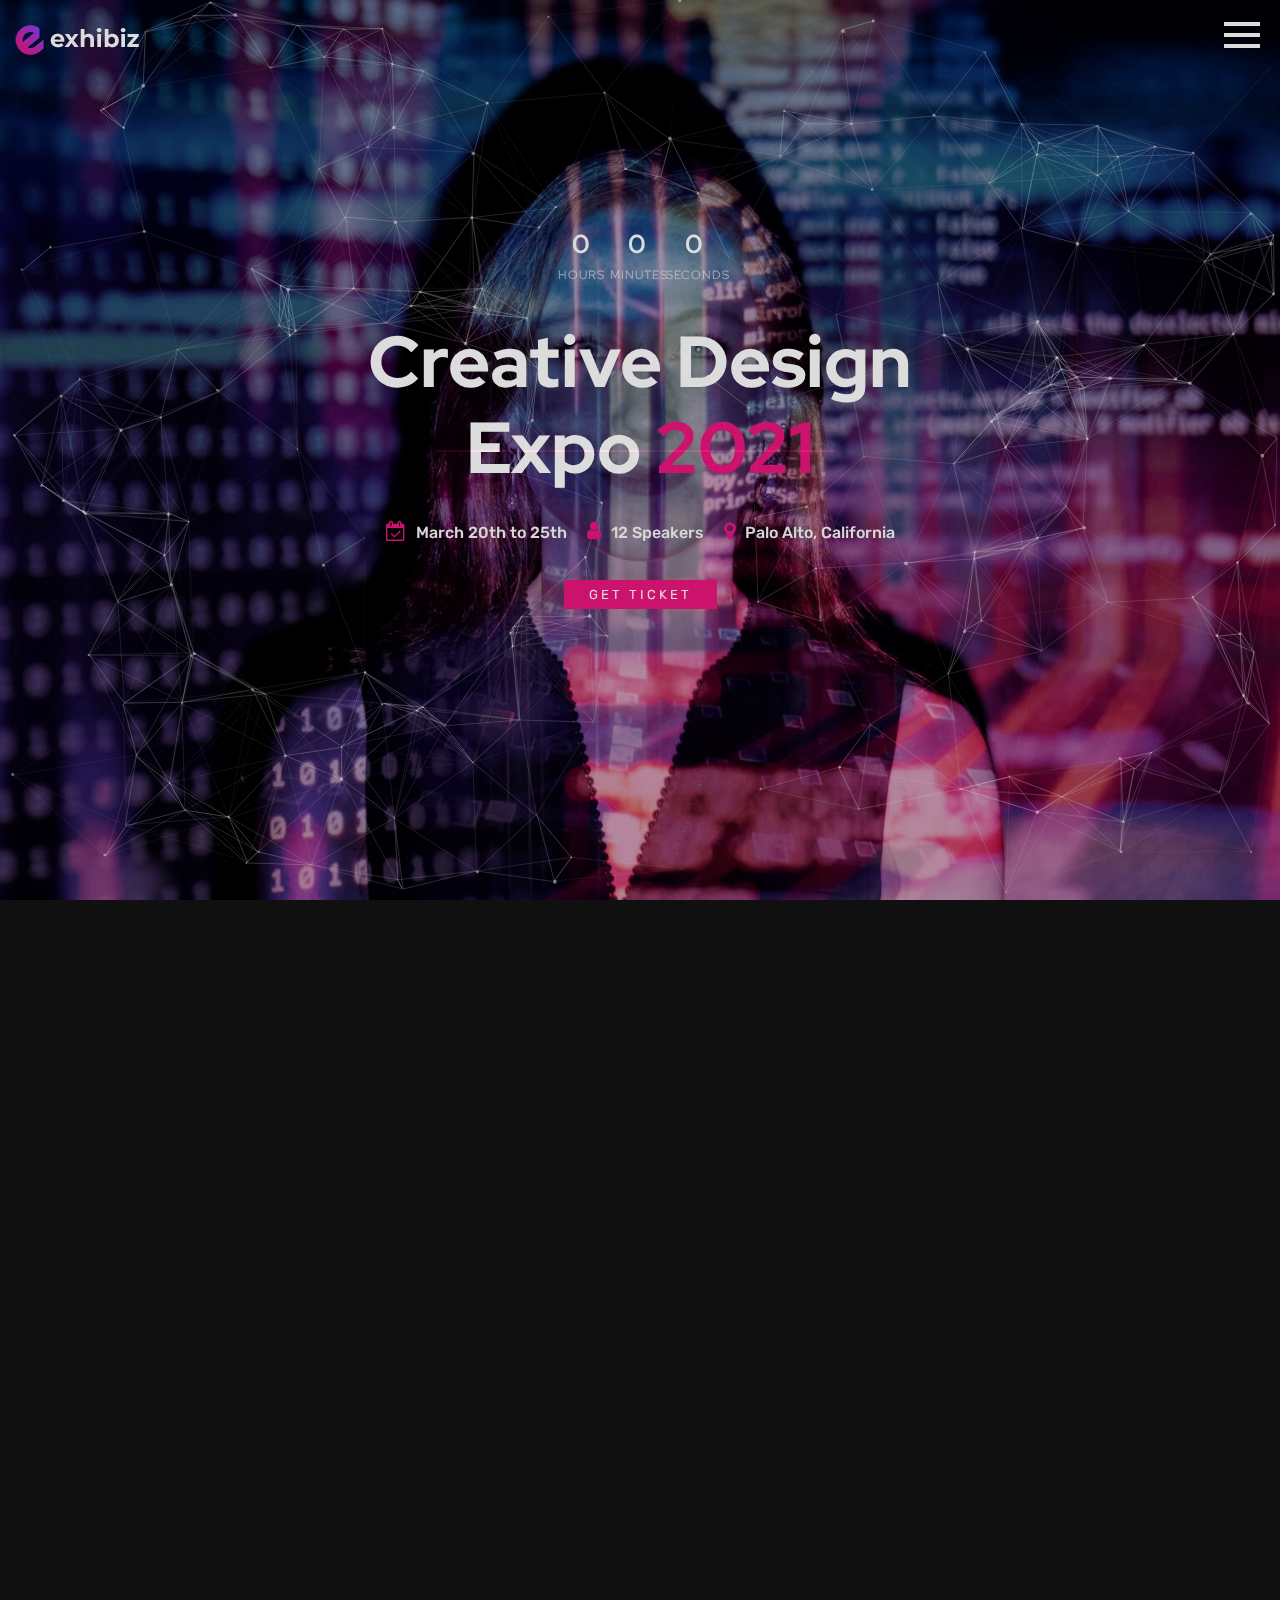
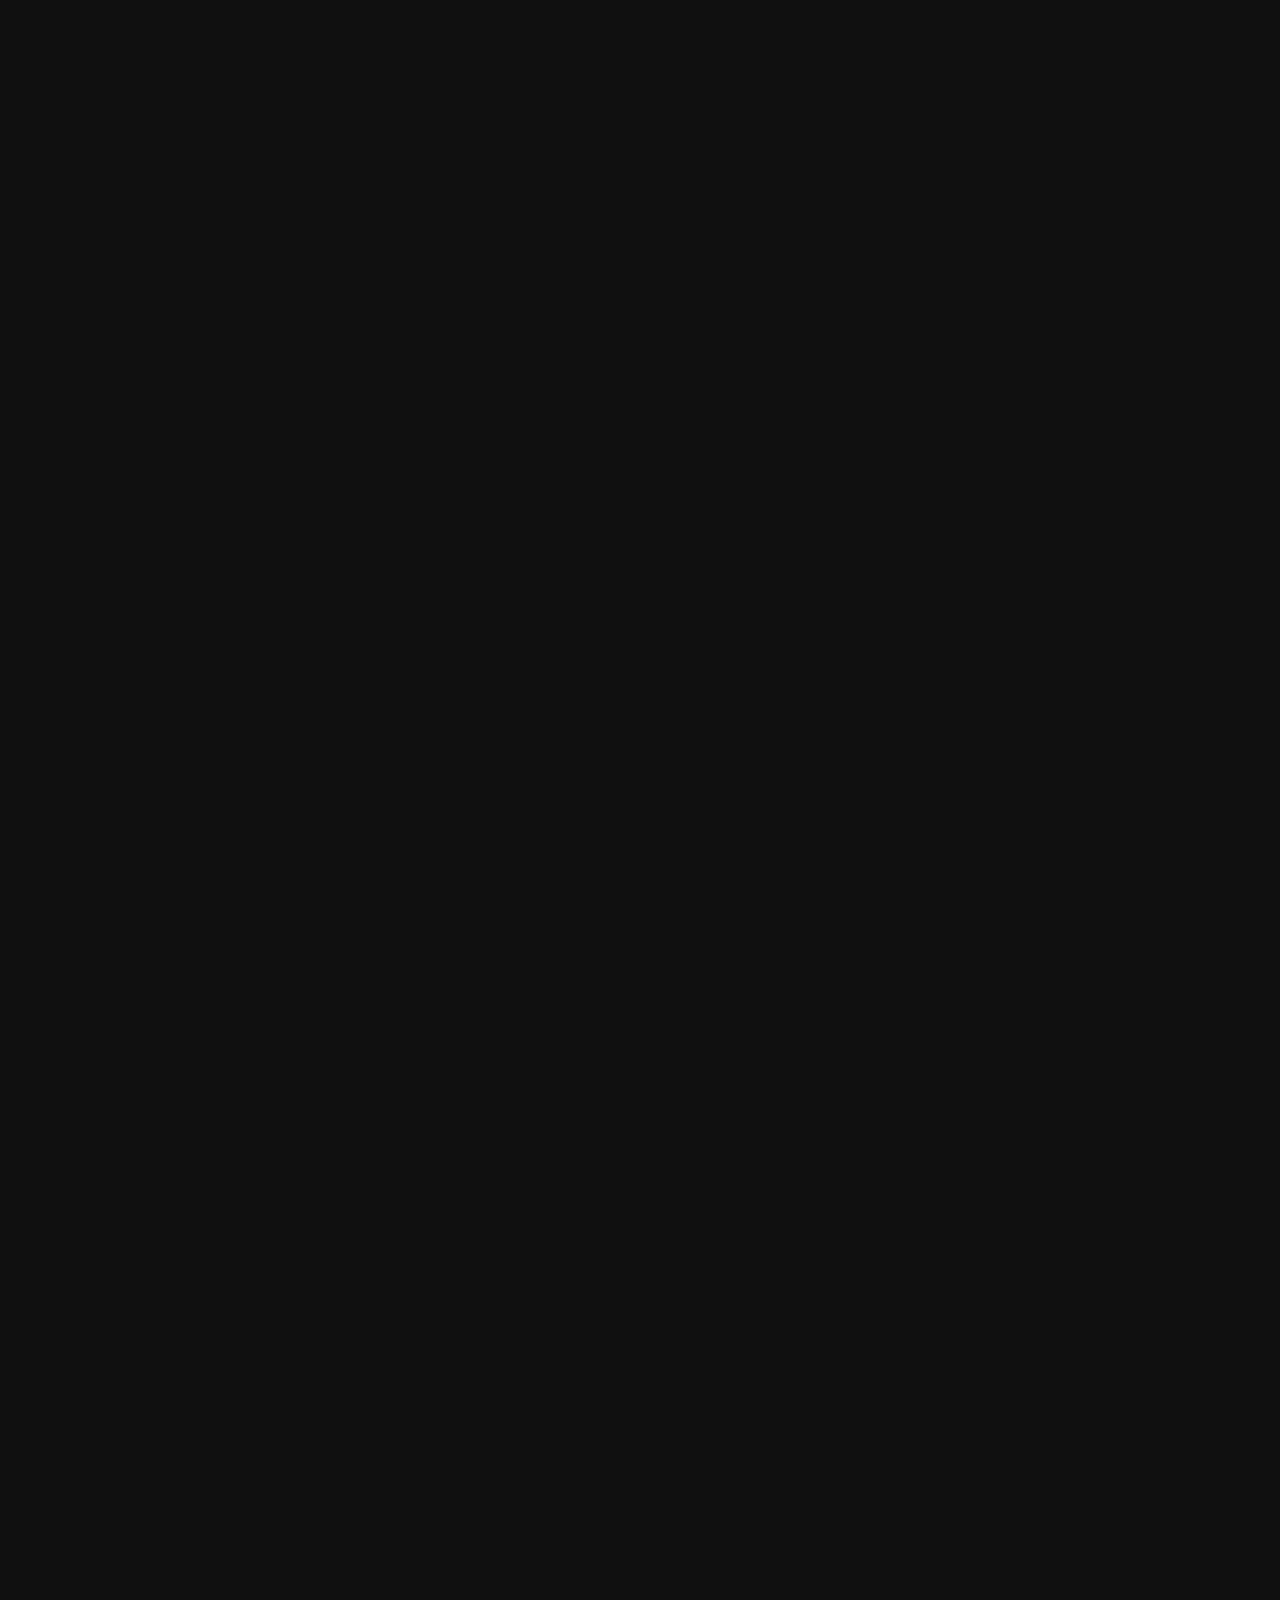
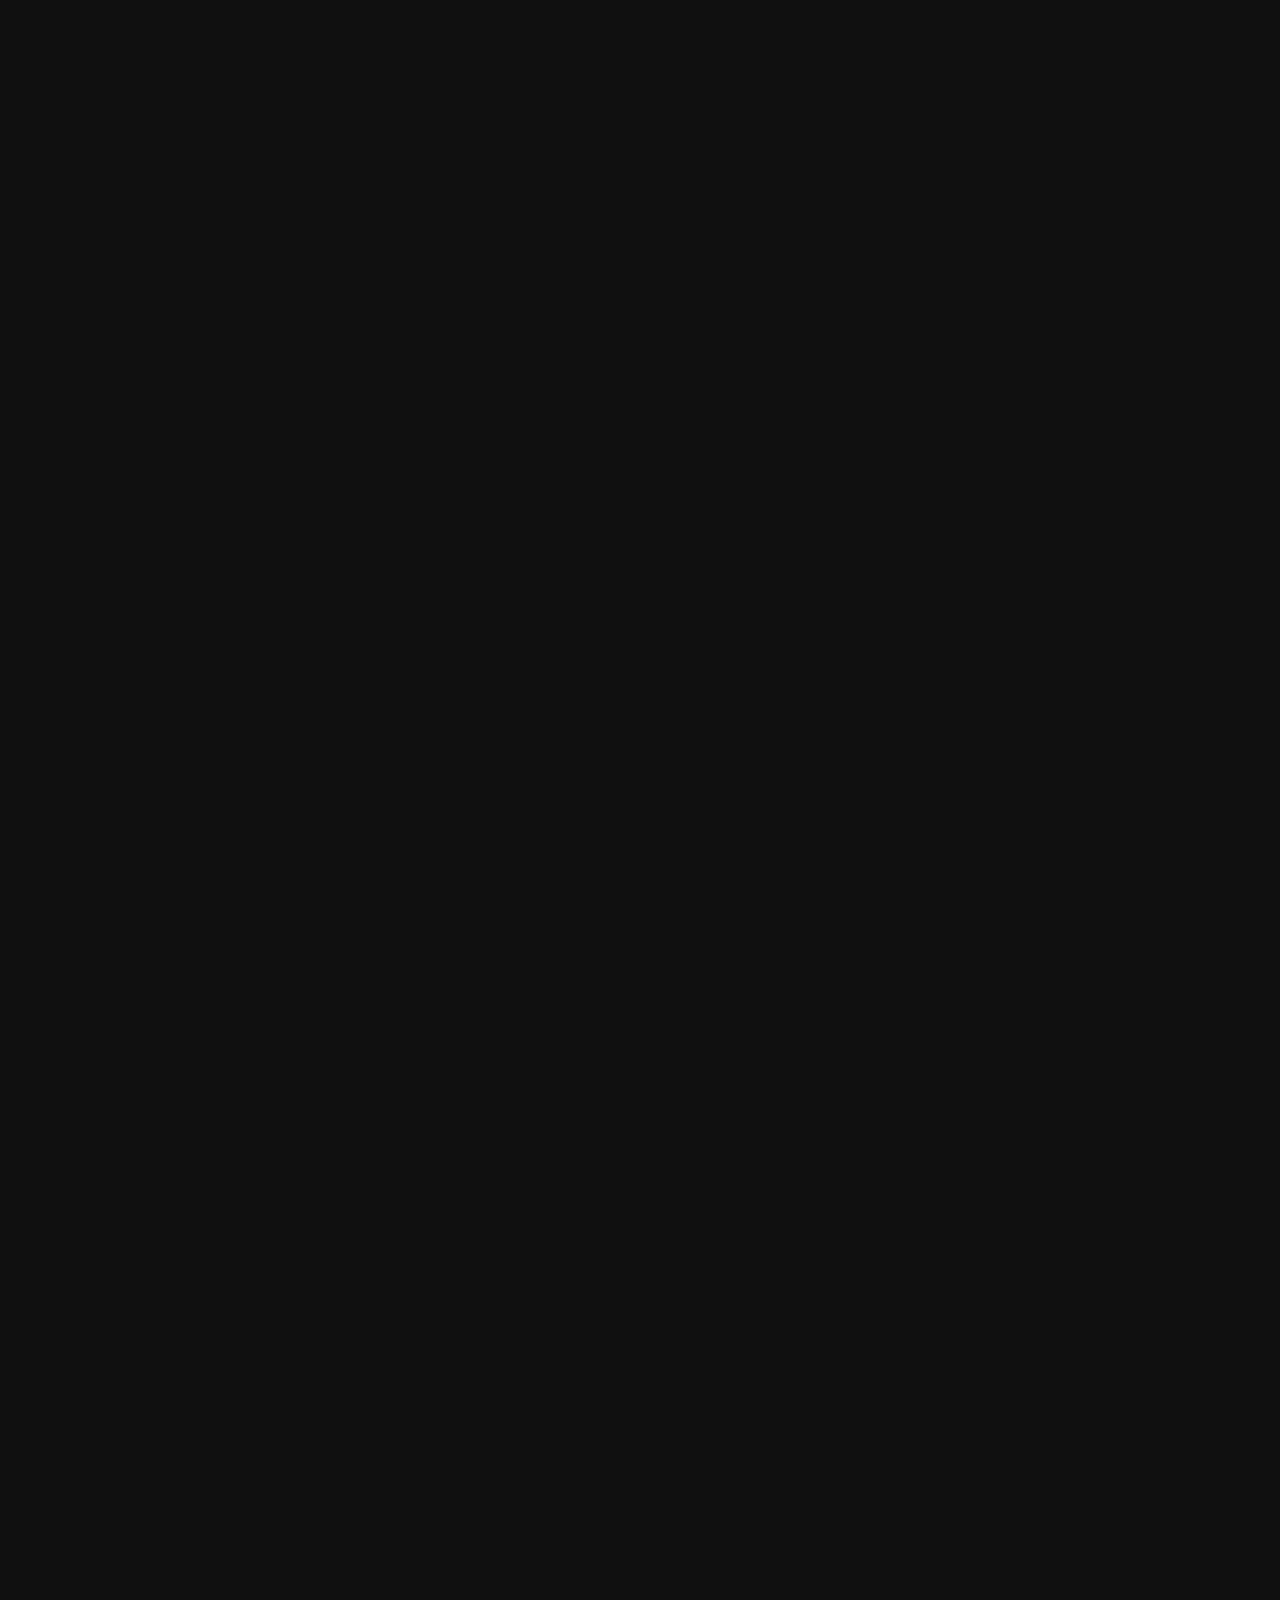
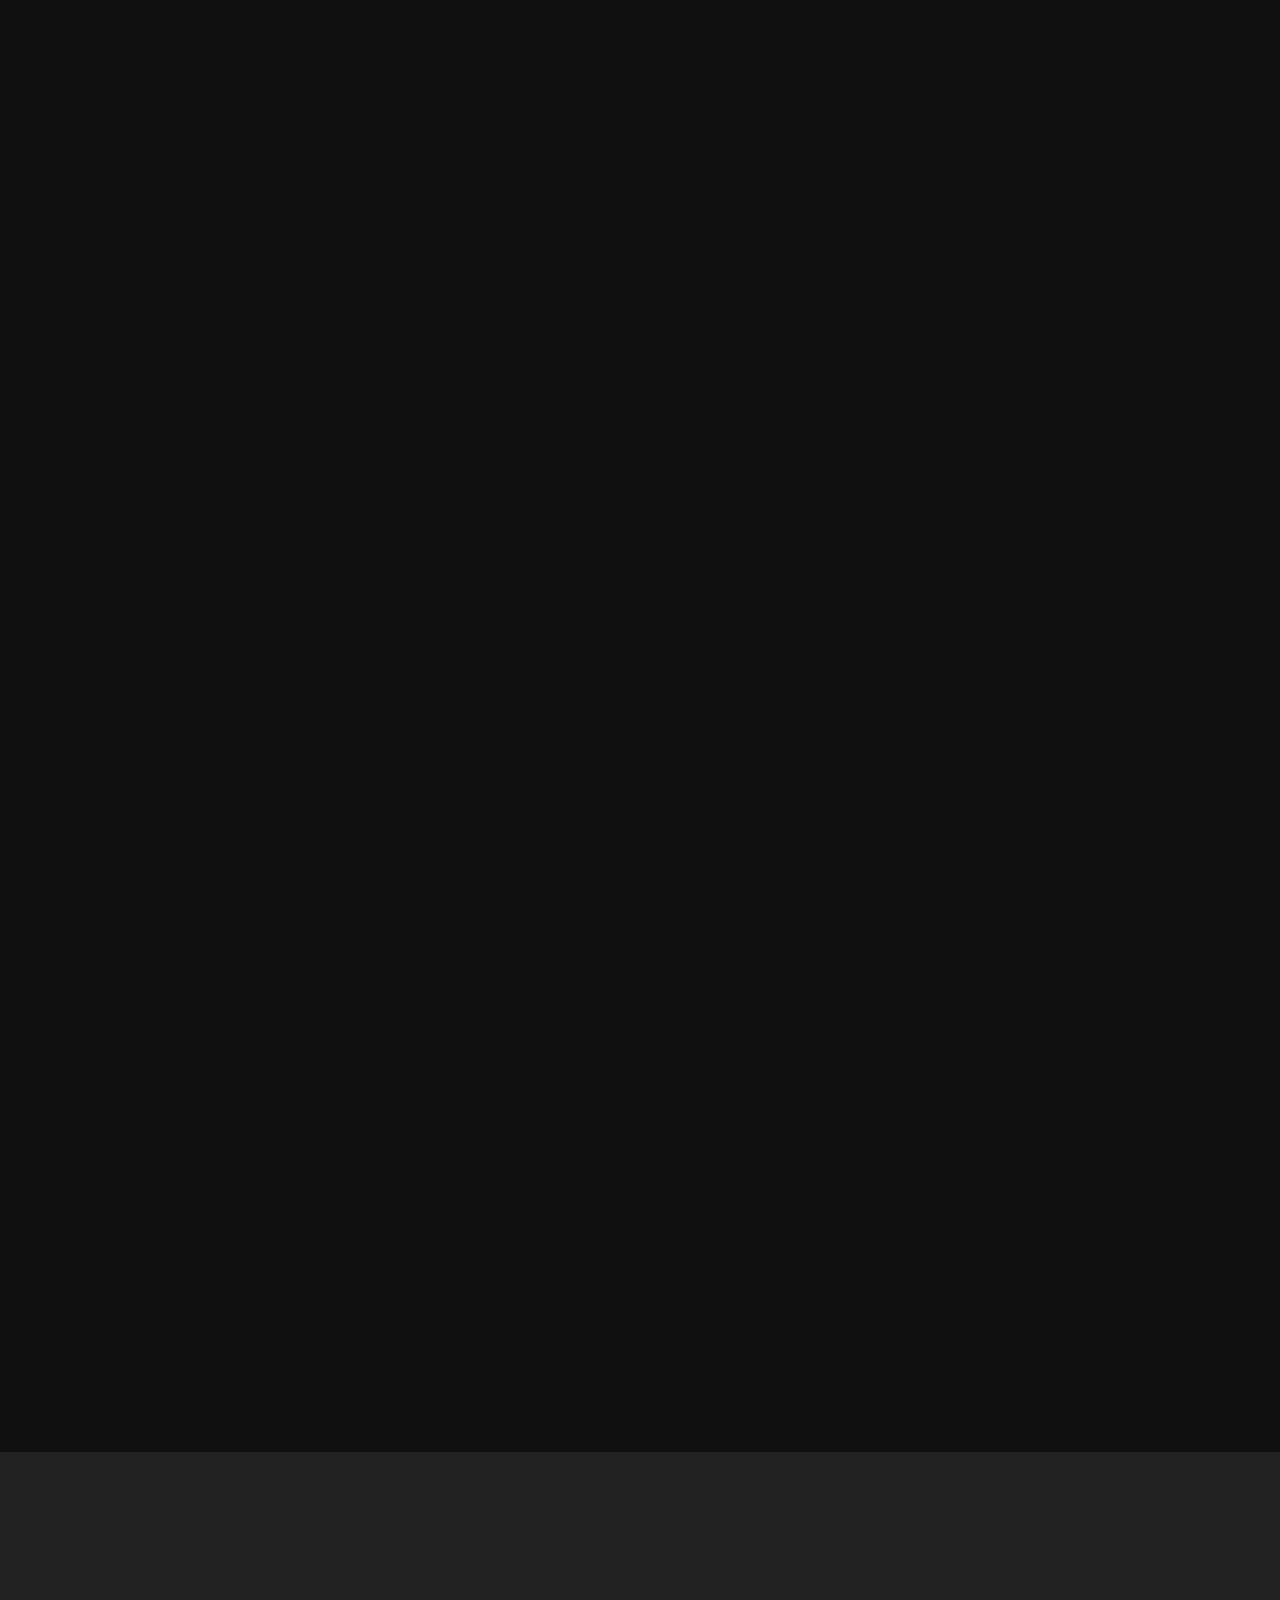
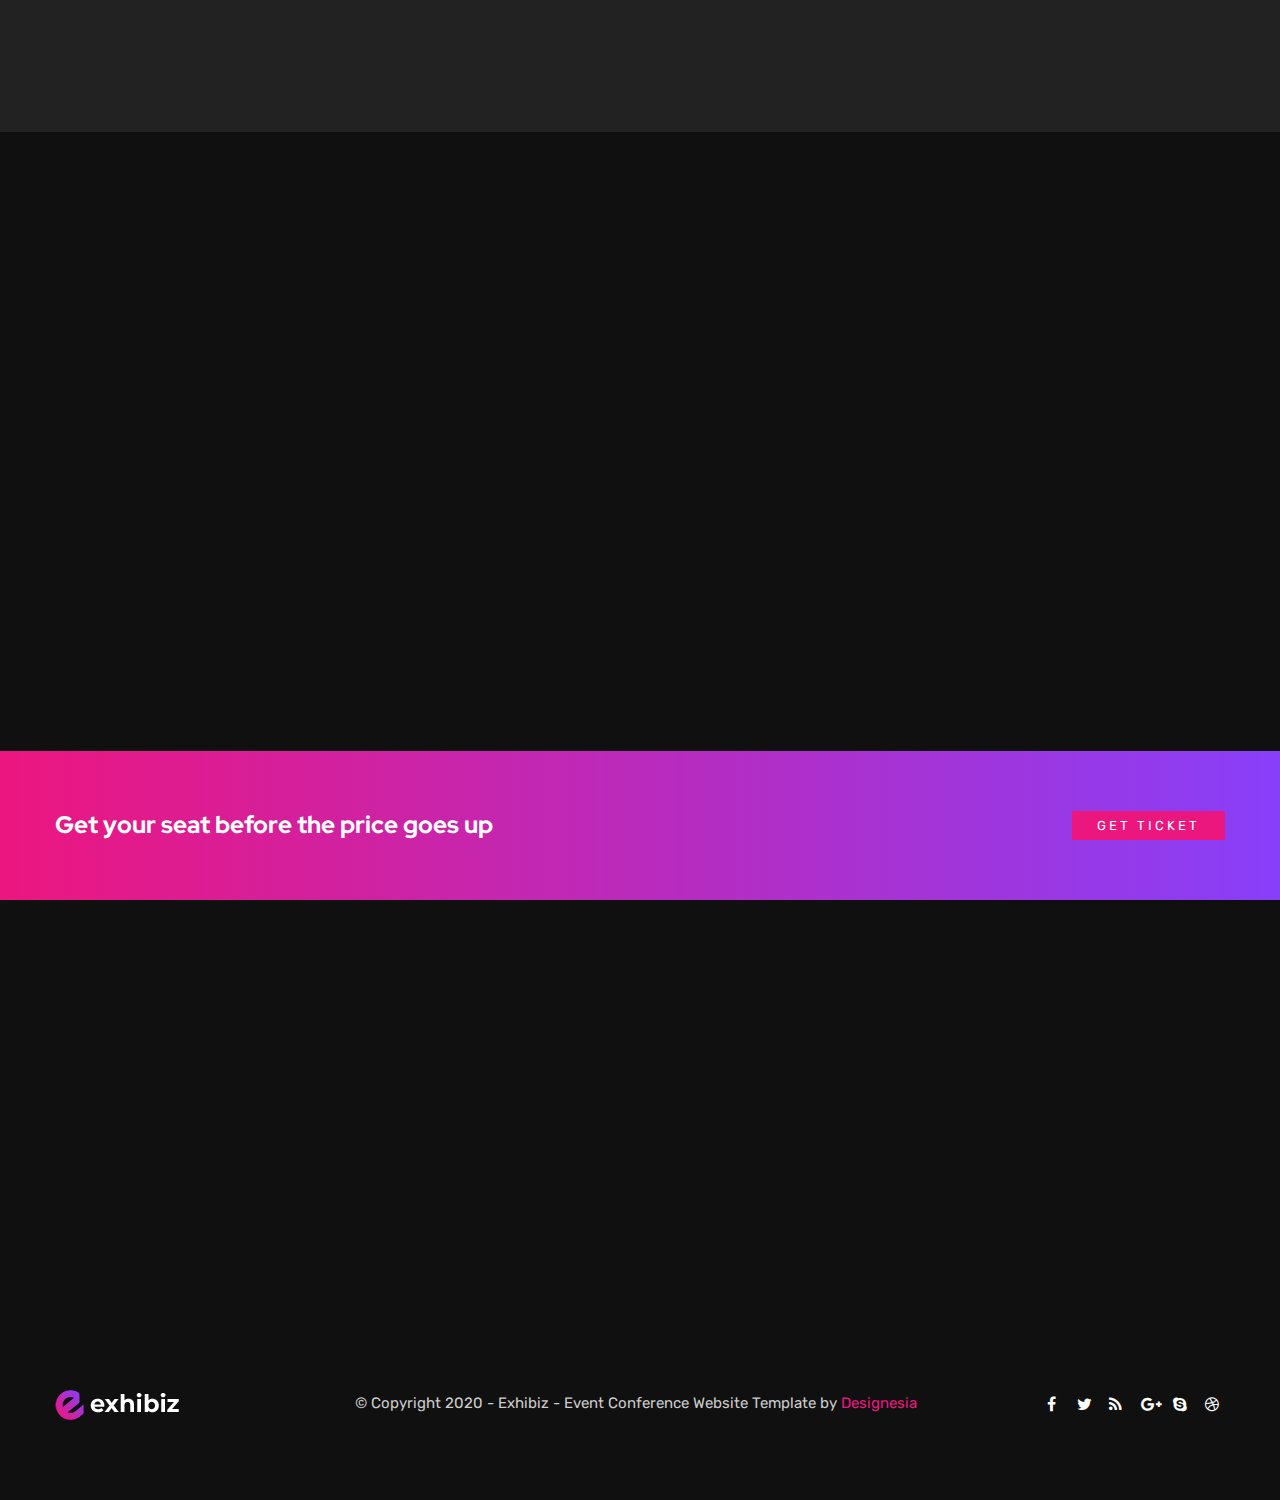
<file: index-event-particle-dark-menu-expand.html>
<!DOCTYPE html>
<html lang="en">

<head>
    <meta charset="utf-8">
    <title>Exhibiz - Event Conference Website Template</title>
    <meta name="viewport" content="width=device-width, initial-scale=1.0">
    <meta name="description" content="">
    <meta name="keywords" content="">
    <meta name="author" content="">


    <!--[if lt IE 9]>
	<script src="js/html5shiv.js"></script>
	<![endif]-->


    <!-- CSS Files
    ================================================== -->
    <link rel="stylesheet" href="css/bootstrap.css" type="text/css">
    <link rel="stylesheet" href="css/jpreloader.css" type="text/css">
    <link rel="stylesheet" href="css/animate.css" type="text/css">
    <link rel="stylesheet" href="css/plugin.css" type="text/css">
    <link rel="stylesheet" href="css/owl.carousel.css" type="text/css">
    <link rel="stylesheet" href="css/owl.theme.css" type="text/css">
    <link rel="stylesheet" href="css/owl.transitions.css" type="text/css">
    <link rel="stylesheet" href="css/magnific-popup.css" type="text/css">
    <link rel="stylesheet" href="css/jquery.countdown.css" type="text/css">
    <link rel="stylesheet" href="css/style.css" type="text/css">
	<link rel="stylesheet" href="css/twentytwenty.css" type="text/css">

    <!-- custom background -->
    <link rel="stylesheet" href="css/bg.css" type="text/css">

    <!-- color scheme -->
	<link rel="stylesheet" href="css/colors/magenta.css" type="text/css" id="colors">
    <link rel="stylesheet" href="css/color.css" type="text/css">

    <!-- load fonts -->
    <link rel="stylesheet" href="fonts/font-awesome/css/font-awesome.css" type="text/css">
    <link rel="stylesheet" href="fonts/elegant_font/HTML_CSS/style.css" type="text/css">
    <link rel="stylesheet" href="fonts/et-line-font/style.css" type="text/css">

	<!-- custom font -->
	<link rel="stylesheet" href="css/font-style.css" type="text/css">
</head>

<body id="homepage">

    <div id="wrapper">

        <!-- header begin -->
        <header class="transparent">
            <div class="info">
                <div class="container-fluid">
                    <div class="row-fluid">
                        <div class="col-md-12">
                            <div class="column">Working Hours Monday - Friday <span class="id-color"><strong>08:00-16:00</strong></span></div>
                            <div class="column">Toll Free <span class="id-color"><strong>1800.899.900</strong></span></div>
                            <!-- social icons -->
                            <div class="column social">
                                <a href="#"><i class="fa fa-facebook"></i></a>
                                <a href="#"><i class="fa fa-twitter"></i></a>
                                <a href="#"><i class="fa fa-rss"></i></a>
                                <a href="#"><i class="fa fa-google-plus"></i></a>
                                <a href="#"><i class="fa fa-envelope-o"></i></a>
                            </div>
                            <!-- social icons close -->
                        </div>
                    </div>
                </div>
            </div>

            <div class="container-fluid">
                <div class="row-fluid">
                    <div class="col-md-12">
                        <!-- logo begin -->
                        <div id="logo">
                            <a href="index.html">
                                <img class="logo" src="images-event/logo.png" alt="">
                            </a>
                        </div>
                        <!-- logo close -->

                        <!-- small button begin -->
								<div id="mo-button-open">
									<div></div>
									<div></div>
									<div></div>
								</div>

								<!-- small button close -->

                    </div>
                    

                </div>
            </div>
        </header>
        <!-- header close -->		
		
		<!-- menu overlay begin -->
		<div id="menu-overlay" class="slideDown">
			<div class="container-fluid">
				<div class="row-fluid">
					<div class="col-md-12">
							
						<div id="mo-button-close">
				<div class="line-1"></div>
				<div class="line-2"></div>
			</div>
			
			<div class="pt80 pb80">
			
			<div class="mo-nav text-center">
				<a href="index.html">
					<img class="logo" src="images-event/logo.png" alt="">
				</a>
				
				<div class="spacer-single"></div>
							
				<!-- mainmenu begin -->
                    <ul id="mo-menu">
                        <li><a href="#section-hero">Home<span></span></a></li>
						<li><a href="#section-about">About<span></span></a></li>
						<li><a href="#section-speakers">Speakers<span></span></a></li>
						<li><a href="#section-schedule">Schedule<span></span></a></li>
						<li><a href="#section-ticket">Ticket<span></span></a></li>
						<li><a href="#section-sponsors">Sponsors<span></span></a></li>
						<li><a href="#section-register">Register<span></span></a></li>
                    </ul>
				<!-- mainmenu close -->
					
                </div>
				
			</div>
			
			</div>
							
					</div>
				</div>
			</div>
			
		</div>
		<!-- menu overlay close -->


        <!-- content begin -->
        <div id="content" class="no-bottom no-top">
				
			<!-- parallax section -->
            <section id="section-hero" class="full-height text-light" data-bgimage="url(images-event/bg/8.jpg) fixed top center" data-stellar-background-ratio=".2">
                <div id="particles-js"></div>
				<div class="center-y text-center">
					<div class="container">
						<div class="row">
							<div class="col-md-12">
								<div id="defaultCountdown" class="countdown-s1"></div>
								<div class="spacer-single"></div>
								<h1 class="title-3">
									Creative Design<br>Expo <span class="id-color">2021</span>
								</h1>
								
								<div class="spacer-single"></div>
								<div class="d-lg-flex justify-content-center">
                                        <div class="h6 padding10 pt0 pb0"><i class="i_h3 fa fa-calendar-check-o id-color"></i>March 20th to 25th</div>
                                        <div class="h6 padding10 pt0 pb0"><i class="i_h3 fa fa-user id-color"></i>12 Speakers</div>
                                        <div class="h6 padding10 pt0 pb0"><i class="i_h3 fa fa-map-marker id-color"></i>Palo Alto, California</div>
                                    </div>
								<div class="spacer-single"></div>
								
								<a href="#section-ticket" class="btn-custom text-white scroll-to">Get Ticket</a>
								<div class="spacer-double"></div>
							</div>
						</div>
					</div>
				</div>
            </section>
            <!-- section close -->
			
			<section id="section-about" data-bgimage="url(images-event/bg/1.png) fixed no-repeat">
				<div class="wm wm-border dark wow fadeInDown">welcome</div>
                    <div class="container">
                        <div class="row align-items-center">
                            
                            <div class="col-lg-6 wow fadeInLeft" data-wow-delay="0s">
                                <h2>Welcome to the Biggest<br>Creative Design Conference</h2>
                                <p>
                                    At vero eos et accusamus et iusto odio dignissimos ducimus qui blanditiis praesentium voluptatum deleniti atque corrupti quos dolores et quas molestias excepturi sint occaecati cupiditate non provident, similique sunt in culpa qui officia deserunt mollitia animi, id est laborum et dolorum fuga. Et harum quidem rerum facilis est et expedita distinctio.
                                </p>
								
								<div class="spacer10"></div>
								
								<a href="#section-speakers" class="btn-custom font-weight-bold text-white sm-mb-30 scroll-to">The Speakers</a>
                            </div>
							
							<div class="col-lg-6 mb-sm-30 text-center wow fadeInRight">
                                <div class="de-images">
									<img class="di-small wow fadeIn" src="images-event/misc/2.jpg" alt="" />
									<img class="di-small-2" src="images-event/misc/3.jpg" alt="" />
									<img class="img-fluid wow fadeInRight" data-wow-delay=".25s" src="images-event/misc/1.jpg" alt="" />
								</div>
                            </div>

                        </div>
                    </div>
                </section>
				
				
				<!-- section begin -->
            <section id="section-features">
				<div class="wm wm-border dark wow fadeInDown ">features</div>
                <div class="container">
                    <div class="row">
                        <div class="col-md-6 offset-md-3 text-center wow fadeInUp">
                            <h1>Why you should Join Event</h1>
                            <div class="separator"><span><i class="fa fa-square"></i></span></div>
                            <div class="spacer-single"></div>
                        </div>


                        <div class="col-lg-4 wow fadeIn" data-wow-delay="0s">
                            <div class="box-number square">
                               <i class="bg-color hover-color-2 fa fa-microphone text-light"></i>
                                <div class="text">
                                    <h3><span>World Class Speakers</span></h3>
                                    <p>At vero eos et accusamus et iusto odio dignissimos ducimus qui blanditiis praesentium voluptatum deleniti atque.</p>
                                </div>
                            </div>
                        </div>

                        <div class="col-lg-4 wow fadeIn" data-wow-delay=".25s">
                            <div class="box-number square">
                                <i class="bg-color hover-color-2 fa fa-lightbulb-o text-light"></i>
                                <div class="text">
                                    <h3><span>Best Experience</span></h3>
                                    <p>At vero eos et accusamus et iusto odio dignissimos ducimus qui blanditiis praesentium voluptatum deleniti atque.</p>
                                </div>
                            </div>
                        </div>

                        <div class="col-lg-4 wow fadeIn" data-wow-delay=".5s">
                            <div class="box-number square">
                                <i class="bg-color hover-color-2 fa fa-sitemap text-light"></i>
                                <div class="text">
                                    <h3><span>Networking</span></h3>
                                    <p>At vero eos et accusamus et iusto odio dignissimos ducimus qui blanditiis praesentium voluptatum deleniti atque.</p>
                                </div>
                            </div>
                        </div>

                        <div class="spacer-single sm-hide"></div>

                        <div class="col-lg-4 wow fadeIn" data-wow-delay=".75s">
                            <div class="box-number square">
                                <i class="bg-color hover-color-2 fa fa-building text-light"></i>
                                <div class="text">
                                    <h3><span>Modern Venue</span></h3>
                                    <p>At vero eos et accusamus et iusto odio dignissimos ducimus qui blanditiis praesentium voluptatum deleniti atque.</p>
                                </div>
                            </div>
                        </div>

                        <div class="col-lg-4 wow fadeIn" data-wow-delay="1s">
                            <div class="box-number square">
                                <i class="bg-color hover-color-2  fa fa-users text-light"></i>
                                <div class="text">
                                    <h3><span>New People</span></h3>
                                    <p>At vero eos et accusamus et iusto odio dignissimos ducimus qui blanditiis praesentium voluptatum deleniti atque.</p>
                                </div>
                            </div>
                        </div>

                        <div class="col-lg-4 wow fadeIn" data-wow-delay="1.25s">
                            <div class="box-number square">
                                <i class="bg-color hover-color-2 fa fa-mortar-board text-light"></i>
                                <div class="text">
                                    <h3><span>Certificates</span></h3>
                                    <p>At vero eos et accusamus et iusto odio dignissimos ducimus qui blanditiis praesentium voluptatum deleniti atque.</p>
                                </div>
                            </div>
                        </div>
						

                    </div>
                </div>
            </section>
            <!-- section close -->
			
			<!-- section begin -->
            <section id="section-speakers" class="text-light" data-bgimage="url(images-event/bg/1.jpg) fixed top center" data-stellar-background-ratio=".2">
				<div class="wm wm-border dark wow fadeInDown">speakers</div>
                <div class="container">
                    <div class="row">
						<div class="col-md-6 offset-md-3 text-center wow fadeInUp">
                            <h1>The Speakers</h1>
                            <div class="separator"><span><i class="fa fa-square"></i></span></div>
                            <div class="spacer-single"></div>
                        </div>
						
						<div class="clearfix"></div>
                      
                       <div class="col-xl-3 col-lg-4 col-sm-6 mb30 wow fadeInUp">
							<!-- team member -->
							<div class="de-team-list">
								<div class="team-pic">
									<img src="images-event/team/1.jpg" class="img-responsive" alt="" />
								</div>
								<div class="team-desc">
									<h3>John Smith</h3>
									<p class="lead">Expert Designer</p>
									<div class="small-border"></div>
									<p>Duis aute irure dolor in reprehenderit in voluptate velit esse cillum dolore eu fugiat.</p>

									<div class="social">
										<a href="#"><i class="fa fa-facebook fa-lg"></i></a>
										<a href="#"><i class="fa fa-twitter fa-lg"></i></a>
										<a href="#"><i class="fa fa-google-plus fa-lg"></i></a>
										<a href="#"><i class="fa fa-skype fa-lg"></i></a>
									</div>
								</div>
							</div>
							<!-- team close -->
						</div>
						
						<div class="col-xl-3 col-lg-4 col-sm-6 mb30 wow fadeInUp">
							<!-- team member -->
							<div class="de-team-list">
								<div class="team-pic">
									<img src="images-event/team/2.jpg" class="img-responsive" alt="" />
								</div>
								<div class="team-desc">
									<h3>Michael Dennis</h3>
									<p class="lead">Expert Designer</p>
									<div class="small-border"></div>
									<p>Duis aute irure dolor in reprehenderit in voluptate velit esse cillum dolore eu fugiat.</p>

									<div class="social">
										<a href="#"><i class="fa fa-facebook fa-lg"></i></a>
										<a href="#"><i class="fa fa-twitter fa-lg"></i></a>
										<a href="#"><i class="fa fa-google-plus fa-lg"></i></a>
										<a href="#"><i class="fa fa-skype fa-lg"></i></a>
									</div>
								</div>
							</div>
							<!-- team close -->
						</div>
						
						<div class="col-xl-3 col-lg-4 col-sm-6 mb30 wow fadeInUp">
							<!-- team member -->
							<div class="de-team-list">
								<div class="team-pic">
									<img src="images-event/team/3.jpg" class="img-responsive" alt="" />
								</div>
								<div class="team-desc">
									<h3>Sarah Michelle</h3>
									<p class="lead">Expert Designer</p>
									<div class="small-border"></div>
									<p>Duis aute irure dolor in reprehenderit in voluptate velit esse cillum dolore eu fugiat.</p>

									<div class="social">
										<a href="#"><i class="fa fa-facebook fa-lg"></i></a>
										<a href="#"><i class="fa fa-twitter fa-lg"></i></a>
										<a href="#"><i class="fa fa-google-plus fa-lg"></i></a>
										<a href="#"><i class="fa fa-skype fa-lg"></i></a>
									</div>
								</div>
							</div>
							<!-- team close -->
						</div>
						
						<div class="col-xl-3 col-lg-4 col-sm-6 mb30 wow fadeInUp">
							<!-- team member -->
							<div class="de-team-list">
								<div class="team-pic">
									<img src="images-event/team/4.jpg" class="img-responsive" alt="" />
								</div>
								<div class="team-desc">
									<h3>Katty Wilson</h3>
									<p class="lead">Expert Designer</p>
									<div class="small-border"></div>
									<p>Duis aute irure dolor in reprehenderit in voluptate velit esse cillum dolore eu fugiat.</p>

									<div class="social">
										<a href="#"><i class="fa fa-facebook fa-lg"></i></a>
										<a href="#"><i class="fa fa-twitter fa-lg"></i></a>
										<a href="#"><i class="fa fa-google-plus fa-lg"></i></a>
										<a href="#"><i class="fa fa-skype fa-lg"></i></a>
									</div>
								</div>
							</div>
							<!-- team close -->
						</div>

						<div class="clearfix"></div>

                    </div>
                </div>
            </section>
            <!-- section close -->
			
			
			<!-- section begin -->
            <section id="section-schedule" aria-label="section-services-tab" data-bgimage="url(images-event/bg/2.png) fixed center no-repeat">
                <div class="wm wm-border dark wow fadeInDown ">schedule</div>
                <div class="container">
                    <div class="row">
                        <div class="col-md-6 offset-md-3 text-center wow fadeInUp">
                            <h1>Event Schedule</h1>
                            <div class="separator"><span><i class="fa fa-square"></i></span></div>
                            <div class="spacer-single"></div>
                        </div>

                        <div class="col-md-12 wow fadeInUp">
                            <div class="de_tab tab_style_4 text-center">
                                <ul class="de_nav de_nav_dark">
                                    <li class="active" data-link="#section-services-tab">
                                        <h3>Day <span>01</span></h3>
                                        <h4>March 20, 2021</h4>
                                    </li>
                                    <li data-link="#section-services-tab">
                                        <h3>Day <span>02</span></h3>
                                        <h4>March 21, 2021</h4>
                                    </li>
                                    <li data-link="#section-services-tab">
                                        <h3>Day <span>03</span></h3>
                                        <h4>March 22, 2021</h4>
                                    </li>
                                    <li data-link="#section-services-tab">
                                        <h3>Day <span>04</span></h3>
                                        <h4>March 23, 2021</h4>
                                    </li>
                                    <li data-link="#section-services-tab">
                                        <h3>Day <span>05</span></h3>
                                        <h4>March 24, 2021</h4>
                                    </li>
                                </ul>

                                <div class="de_tab_content text-left">

                                    <div id="tab1" class="tab_single_content dark">
                                        <div class="row">
                                            <div class="col-md-12">
                                                <div class="schedule-listing">
                                                    <div class="schedule-item">
                                                        <div class="sc-time">08:00 - 10:00 AM</div>
                                                        <div class="sc-pic">
                                                            <img src="images-event/team/1.jpg" class="img-circle" alt="">
                                                        </div>
                                                        <div class="sc-name">
                                                            <h4>John Smith</h4>
                                                            <span>Founder & CEO</span>
                                                        </div>
                                                        <div class="sc-info">
                                                            <h3>Introduction Creative Design</h3>
                                                            <p>In this session we will discuss about digital topics in detail. You need laptops and other tech support equipment. This session will last for 2 hours. So prepare yourself.</p>
                                                        </div>
                                                        <div class="clearfix"></div>
                                                    </div>
                                                </div>

                                                <div class="schedule-listing">
                                                    <div class="schedule-item">
                                                        <div class="sc-time">12:00 - 14:00 PM</div>
                                                        <div class="sc-pic">
                                                            <img src="images-event/team/2.jpg" class="img-circle" alt="">
                                                        </div>
                                                        <div class="sc-name">
                                                            <h4>Michael Dennis</h4>
                                                            <span>Founder & CEO</span>
                                                        </div>
                                                        <div class="sc-info">
                                                            <h3>Getting Started With Creative Design</h3>
                                                            <p>In this session we will discuss about digital topics in detail. You need laptops and other tech support equipment. This session will last for 2 hours. So prepare yourself.</p>
                                                        </div>
                                                        <div class="clearfix"></div>
                                                    </div>
                                                </div>

                                                <div class="schedule-listing">
                                                    <div class="schedule-item">
                                                        <div class="sc-time">16:00 - 18:00 PM</div>
                                                        <div class="sc-pic">
                                                            <img src="images-event/team/3.jpg" class="img-circle" alt="">
                                                        </div>
                                                        <div class="sc-name">
                                                            <h4>Sarah Michelle</h4>
                                                            <span>Founder & CEO</span>
                                                        </div>
                                                        <div class="sc-info">
                                                            <h3>Prepare Your Design Concept</h3>
                                                            <p>In this session we will discuss about digital topics in detail. You need laptops and other tech support equipment. This session will last for 2 hours. So prepare yourself.</p>
                                                        </div>
                                                        <div class="clearfix"></div>
                                                    </div>
                                                </div>

                                                <div class="schedule-listing">
                                                    <div class="schedule-item">
                                                        <div class="sc-time">20:00 - 22:00 PM</div>
                                                        <div class="sc-pic">
                                                            <img src="images-event/team/4.jpg" class="img-circle" alt="">
                                                        </div>
                                                        <div class="sc-name">
                                                            <h4>Katty Wilson</h4>
                                                            <span>Founder & CEO</span>
                                                        </div>
                                                        <div class="sc-info">
                                                            <h3>Creative Design Implementation Basic</h3>
                                                            <p>In this session we will discuss about digital topics in detail. You need laptops and other tech support equipment. This session will last for 2 hours. So prepare yourself.</p>
                                                        </div>
                                                        <div class="clearfix"></div>
                                                    </div>
                                                </div>
                                            </div>
                                        </div>
                                    </div>

                                    <div id="tab2" class="tab_single_content dark">
                                        <div class="row">
                                            <div class="col-md-12">
                                                <div class="schedule-listing">
                                                    <div class="schedule-item">
                                                        <div class="sc-time">08:00 - 12:00 AM</div>
                                                        <div class="sc-pic">
                                                            <img src="images-event/team/5.jpg" class="img-circle" alt="">
                                                        </div>
                                                        <div class="sc-name">
                                                            <h4>Rose Shipp</h4>
                                                            <span>Founder & CEO</span>
                                                        </div>
                                                        <div class="sc-info">
                                                            <h3>Creative Design Implementation Basic 2</h3>
                                                            <p>In this session we will discuss about digital topics in detail. You need laptops and other tech support equipment. This session will last for 2 hours. So prepare yourself.</p>
                                                        </div>
                                                        <div class="clearfix"></div>
                                                    </div>
                                                </div>

                                                <div class="schedule-listing">
                                                    <div class="schedule-item">
                                                        <div class="sc-time">12:00 - 14:00 PM</div>
                                                        <div class="sc-pic">
                                                            <img src="images-event/team/6.jpg" class="img-circle" alt="">
                                                        </div>
                                                        <div class="sc-name">
                                                            <h4>Isaac Nicholas</h4>
                                                            <span>Founder & CEO</span>
                                                        </div>
                                                        <div class="sc-info">
                                                            <h3>How to Design Happiness</h3>
                                                            <p>In this session we will discuss about digital topics in detail. You need laptops and other tech support equipment. This session will last for 2 hours. So prepare yourself.</p>
                                                        </div>
                                                        <div class="clearfix"></div>
                                                    </div>
                                                </div>

                                                <div class="schedule-listing">
                                                    <div class="schedule-item">
                                                        <div class="sc-time">16:00 - 18:00 PM</div>
                                                        <div class="sc-pic">
                                                            <img src="images-event/team/7.jpg" class="img-circle" alt="">
                                                        </div>
                                                        <div class="sc-name">
                                                            <h4>John Arnold</h4>
                                                            <span>Founder & CEO</span>
                                                        </div>
                                                        <div class="sc-info">
                                                            <h3>Good Storytelling For Great Design</h3>
                                                            <p>In this session we will discuss about digital topics in detail. You need laptops and other tech support equipment. This session will last for 2 hours. So prepare yourself.</p>
                                                        </div>
                                                        <div class="clearfix"></div>
                                                    </div>
                                                </div>

                                                <div class="schedule-listing">
                                                    <div class="schedule-item">
                                                        <div class="sc-time">20:00 - 22:00 PM</div>
                                                        <div class="sc-pic">
                                                            <img src="images-event/team/1.jpg" class="img-circle" alt="">
                                                        </div>
                                                        <div class="sc-name">
                                                            <h4>John Smith</h4>
                                                            <span>Founder & CEO</span>
                                                        </div>
                                                        <div class="sc-info">
                                                            <h3>Unintuitive Lessons on Being a Designer</h3>
                                                            <p>In this session we will discuss about digital topics in detail. You need laptops and other tech support equipment. This session will last for 2 hours. So prepare yourself.</p>
                                                        </div>
                                                        <div class="clearfix"></div>
                                                    </div>
                                                </div>
                                            </div>
                                        </div>
                                    </div>

                                    <div id="tab3" class="tab_single_content dark">
                                        <div class="row">
                                            <div class="col-md-12">
                                                <div class="schedule-listing">
                                                    <div class="schedule-item">
                                                        <div class="sc-time">08:00 - 12:00 AM</div>
                                                        <div class="sc-pic">
                                                            <img src="images-event/team/2.jpg" class="img-circle" alt="">
                                                        </div>
                                                        <div class="sc-name">
                                                            <h4>Michael Dennis</h4>
                                                            <span>Founder & CEO</span>
                                                        </div>
                                                        <div class="sc-info">
                                                            <h3>The Secret of Great App Design</h3>
                                                            <p>In this session we will discuss about digital topics in detail. You need laptops and other tech support equipment. This session will last for 2 hours. So prepare yourself.</p>
                                                        </div>
                                                        <div class="clearfix"></div>
                                                    </div>
                                                </div>

                                                <div class="schedule-listing">
                                                    <div class="schedule-item">
                                                        <div class="sc-time">12:00 - 14:00 PM</div>
                                                        <div class="sc-pic">
                                                            <img src="images-event/team/3.jpg" class="img-circle" alt="">
                                                        </div>
                                                        <div class="sc-name">
                                                            <h4>Sarah Michelle</h4>
                                                            <span>Founder & CEO</span>
                                                        </div>
                                                        <div class="sc-info">
                                                            <h3>Use Design Thinking in Your Everyday Routine</h3>
                                                            <p>In this session we will discuss about digital topics in detail. You need laptops and other tech support equipment. This session will last for 2 hours. So prepare yourself.</p>
                                                        </div>
                                                        <div class="clearfix"></div>
                                                    </div>
                                                </div>

                                                <div class="schedule-listing">
                                                    <div class="schedule-item">
                                                        <div class="sc-time">16:00 - 18:00 PM</div>
                                                        <div class="sc-pic">
                                                            <img src="images-event/team/4.jpg" class="img-circle" alt="">
                                                        </div>
                                                        <div class="sc-name">
                                                            <h4>Katty Wilson</h4>
                                                            <span>Founder & CEO</span>
                                                        </div>
                                                        <div class="sc-info">
                                                            <h3>Design Into The Real World</h3>
                                                            <p>In this session we will discuss about digital topics in detail. You need laptops and other tech support equipment. This session will last for 2 hours. So prepare yourself.</p>
                                                        </div>
                                                        <div class="clearfix"></div>
                                                    </div>
                                                </div>

                                                <div class="schedule-listing">
                                                    <div class="schedule-item">
                                                        <div class="sc-time">20:00 - 22:00 AM</div>
                                                        <div class="sc-pic">
                                                            <img src="images-event/team/5.jpg" class="img-circle" alt="">
                                                        </div>
                                                        <div class="sc-name">
                                                            <h4>Rose Shipp</h4>
                                                            <span>Founder & CEO</span>
                                                        </div>
                                                        <div class="sc-info">
                                                            <h3>Advanced Design Implementation</h3>
                                                            <p>In this session we will discuss about digital topics in detail. You need laptops and other tech support equipment. This session will last for 2 hours. So prepare yourself.</p>
                                                        </div>
                                                        <div class="clearfix"></div>
                                                    </div>
                                                </div>
                                            </div>
                                        </div>
                                    </div>

                                    <div id="tab4" class="tab_single_content dark">
                                        <div class="row">
                                            <div class="col-md-12">
                                                <div class="schedule-listing">
                                                    <div class="schedule-item">
                                                        <div class="sc-time">08:00 - 12:00 AM</div>
                                                        <div class="sc-pic">
                                                            <img src="images-event/team/6.jpg" class="img-circle" alt="">
                                                        </div>
                                                        <div class="sc-name">
                                                            <h4>Isaac Nicholas</h4>
                                                            <span>Founder & CEO</span>
                                                        </div>
                                                        <div class="sc-info">
                                                            <h3>Advanced Design Implementation 2</h3>
                                                            <p>In this session we will discuss about digital topics in detail. You need laptops and other tech support equipment. This session will last for 2 hours. So prepare yourself.</p>
                                                        </div>
                                                        <div class="clearfix"></div>
                                                    </div>
                                                </div>

                                                <div class="schedule-listing">
                                                    <div class="schedule-item">
                                                        <div class="sc-time">12:00 - 14:00 PM</div>
                                                        <div class="sc-pic">
                                                            <img src="images-event/team/7.jpg" class="img-circle" alt="">
                                                        </div>
                                                        <div class="sc-name">
                                                            <h4>John Arnold</h4>
                                                            <span>Founder & CEO</span>
                                                        </div>
                                                        <div class="sc-info">
                                                            <h3>Branding, Identity &amp; Logo Design Explained</h3>
                                                            <p>In this session we will discuss about digital topics in detail. You need laptops and other tech support equipment. This session will last for 2 hours. So prepare yourself.</p>
                                                        </div>
                                                        <div class="clearfix"></div>
                                                    </div>
                                                </div>

                                                <div class="schedule-listing">
                                                    <div class="schedule-item">
                                                        <div class="sc-time">16:00 - 18:00 PM</div>
                                                        <div class="sc-pic">
                                                            <img src="images-event/team/1.jpg" class="img-circle" alt="">
                                                        </div>
                                                        <div class="sc-name">
                                                            <h4>John Smith</h4>
                                                            <span>Founder & CEO</span>
                                                        </div>
                                                        <div class="sc-info">
                                                            <h3>The Art of Personal Branding</h3>
                                                            <p>In this session we will discuss about digital topics in detail. You need laptops and other tech support equipment. This session will last for 2 hours. So prepare yourself.</p>
                                                        </div>
                                                        <div class="clearfix"></div>
                                                    </div>
                                                </div>

                                                <div class="schedule-listing">
                                                    <div class="schedule-item">
                                                        <div class="sc-time">20:00 - 22:00 PM</div>
                                                        <div class="sc-pic">
                                                            <img src="images-event/team/2.jpg" class="img-circle" alt="">
                                                        </div>
                                                        <div class="sc-name">
                                                            <h4>Michael Dennis</h4>
                                                            <span>Founder & CEO</span>
                                                        </div>
                                                        <div class="sc-info">
                                                            <h3>8 Secret Benefits of Branding</h3>
                                                            <p>In this session we will discuss about digital topics in detail. You need laptops and other tech support equipment. This session will last for 2 hours. So prepare yourself.</p>
                                                        </div>
                                                        <div class="clearfix"></div>
                                                    </div>
                                                </div>
                                            </div>
                                        </div>
                                    </div>

                                    <div id="tab5" class="tab_single_content dark">
                                        <div class="row">
                                            <div class="col-md-12">
                                                <div class="schedule-listing">
                                                    <div class="schedule-item">
                                                        <div class="sc-time">08:00 - 12:00 AM</div>
                                                        <div class="sc-pic">
                                                            <img src="images-event/team/1.jpg" class="img-circle" alt="">
                                                        </div>
                                                        <div class="sc-name">
                                                            <h4>John Smith</h4>
                                                            <span>Founder & CEO</span>
                                                        </div>
                                                        <div class="sc-info">
                                                            <h3>How To Brand A Startup On A Small Budget</h3>
                                                            <p>In this session we will discuss about digital topics in detail. You need laptops and other tech support equipment. This session will last for 2 hours. So prepare yourself.</p>
                                                        </div>
                                                        <div class="clearfix"></div>
                                                    </div>
                                                </div>

                                                <div class="schedule-listing">
                                                    <div class="schedule-item">
                                                        <div class="sc-time">08:00 - 12:00 AM</div>
                                                        <div class="sc-pic">
                                                            <img src="images-event/team/2.jpg" class="img-circle" alt="">
                                                        </div>
                                                        <div class="sc-name">
                                                            <h4>John Smith</h4>
                                                            <span>Founder & CEO</span>
                                                        </div>
                                                        <div class="sc-info">
                                                            <h3>Establishing a Brand Identity</h3>
                                                            <p>In this session we will discuss about digital topics in detail. You need laptops and other tech support equipment. This session will last for 2 hours. So prepare yourself.</p>
                                                        </div>
                                                        <div class="clearfix"></div>
                                                    </div>
                                                </div>

                                                <div class="schedule-listing">
                                                    <div class="schedule-item">
                                                        <div class="sc-time">08:00 - 12:00 AM</div>
                                                        <div class="sc-pic">
                                                            <img src="images-event/team/3.jpg" class="img-circle" alt="">
                                                        </div>
                                                        <div class="sc-name">
                                                            <h4>Sarah Michelle</h4>
                                                            <span>Founder & CEO</span>
                                                        </div>
                                                        <div class="sc-info">
                                                            <h3>Interview With World Class Designer</h3>
                                                            <p>In this session we will discuss about digital topics in detail. You need laptops and other tech support equipment. This session will last for 2 hours. So prepare yourself.</p>
                                                        </div>
                                                        <div class="clearfix"></div>
                                                    </div>
                                                </div>

                                                <div class="schedule-listing">
                                                    <div class="schedule-item">
                                                        <div class="sc-time">08:00 - 12:00 AM</div>
                                                        <div class="sc-pic">
                                                            <img src="images-event/team/4.jpg" class="img-circle" alt="">
                                                        </div>
                                                        <div class="sc-name">
                                                            <h4>Katty Wilson</h4>
                                                            <span>Founder & CEO</span>
                                                        </div>
                                                        <div class="sc-info">
                                                            <h3>Close Event Ceremony &amp; Doorprize</h3>
                                                            <p>In this session we will discuss about digital topics in detail. You need laptops and other tech support equipment. This session will last for 2 hours. So prepare yourself.</p>
                                                        </div>
                                                        <div class="clearfix"></div>
                                                    </div>
                                                </div>
                                            </div>
                                        </div>
                                    </div>
                                </div>
                            </div>
                        </div>
                    </div>
                </div>
            </section>
            <!-- section close -->
			
			<!-- section begin -->
            <section id="section-ticket" class="text-light" data-bgimage="url(images-event/bg/2.jpg) fixed top">
                <div class="wm wm-border dark wow fadeInDown">tickets</div>
				<div class="container">
                    <div class="row">
						<div class="col-md-6 offset-md-3 text-center wow fadeInUp">
                            <h1>Choose a Ticket</h1>
                            <div class="separator"><span><i class="fa fa-square"></i></span></div>
                            <div class="spacer-single"></div>
                        </div>

                        <div class="col-lg-4 col-md-6">
                            <div class="pricing-s1 mb30 wow fadeInUp">
                                <div class="top">
                                    <h2>Day Pass</h2>
                                    <p class="price"><span class="currency id-color">$</span> <b>49.99</b></p>
                                </div>
                                <div class="bottom">
                                    <ul>
                                        <li><i class="icon_check_alt2"></i>Conference Tickets</li>
                                        <li><i class="icon_check_alt2"></i>Free Lunch Nad Coffee</li>
                                        <li><i class="icon_check_alt2"></i>Certificates</li>
                                        <li><i class="icon_close_alt2"></i>Private Access</li>
                                        <li><i class="icon_close_alt2"></i>Experts Contacts</li>
                                    </ul>
                                    <a href="" class="btn btn-custom text-white">Buy Ticket</a>
                                </div>
								<div class="ps1-deco"></div>
                            </div>
                        </div>
                        <div class="col-lg-4 col-md-6">
                            <div class="pricing-s1 mb30 wow fadeInUp">
                                <div class="ribbon color-2 text-white">Recommend</div>
                                <div class="top">
                                    <h2>Full Pass</h2>
                                    <p class="price"><span class="currency id-color">$</span> <b>79.99</b></p>
                                </div>
                                <div class="bottom">
                                    <ul>
                                        <li><i class="icon_check_alt2"></i>Conference Tickets</li>
                                        <li><i class="icon_check_alt2"></i>Free Lunch Nad Coffee</li>
                                        <li><i class="icon_check_alt2"></i>Certificates</li>
                                        <li><i class="icon_check_alt2"></i>Private Access</li>
                                        <li><i class="icon_close_alt2"></i>Experts Contacts</li>
                                    </ul>
                                    <a href="" class="btn btn-custom text-white">Buy Ticket</a>
                                </div>
								<div class="ps1-deco"></div>
                            </div>
                        </div>
                        <div class="col-lg-4 col-md-6">
                            <div class="pricing-s1 mb30 wow fadeInUp">
                                <div class="top">
                                    <h2>Group Pass</h2>
                                    <p class="price"><span class="currency id-color">$</span> <b>139.99</b></p>
                                </div>
                                <div class="bottom">
                                    <ul>
                                        <li><i class="icon_check_alt2"></i>Conference Tickets</li>
                                        <li><i class="icon_check_alt2"></i>Free Lunch Nad Coffee</li>
                                        <li><i class="icon_check_alt2"></i>Certificates</li>
                                        <li><i class="icon_check_alt2"></i>Private Access</li>
                                        <li><i class="icon_check_alt2"></i>Experts Contacts</li>
                                    </ul>
                                    <a href="" class="btn btn-custom text-white">Buy Ticket</a>
                                </div>
								<div class="ps1-deco"></div>
                            </div>
                        </div>
                    </div>
                </div>
            </section>
            <!-- section close -->
			
			<!-- section begin -->
            <section id="section-sponsors" data-bgimage="url(images-event/bg/3.png) fixed center no-repeat">
                <div class="wm wm-border dark wow fadeInDown ">sponsors</div>
                <div class="container">
                    <div class="row">
                        <div class="col-md-6 offset-md-3 text-center wow fadeInUp">
                            <h1>Official Sponsors</h1>
                            <div class="separator"><span><i class="fa fa-square"></i></span></div>
                            <div class="spacer-single"></div>
                        </div>

                        <div class="col-md-12 text-center wow fadeInUp">
                            <h3>Gold Sponsors</h3>
                            <div class="spacer-single"></div>
                            <img src="images-event/logo/1.png" alt="" class="grey-hover">
                            <img src="images-event/logo/2b.png" alt="" class="grey-hover">
                            <img src="images-event/logo/3b.png" alt="" class="grey-hover">
							<img src="images-event/logo/4b.png" alt="" class="grey-hover">
                            <div class="spacer-double"></div>

                            <h3>Silver Sponsors</h3>
                            <div class="spacer-single"></div>
                            <img src="images-event/logo/5.png" alt="" class="grey-hover">
                            <img src="images-event/logo/6.png" alt="" class="grey-hover">
                            <img src="images-event/logo/7.png" alt="" class="grey-hover">
                            <img src="images-event/logo/8b.png" alt="" class="grey-hover">
                        </div>
                    </div>
                </div>
            </section>
            <!-- section close -->
			
			<!-- section begin -->
            <section id="section-testimonials" aria-label="section" class="text-light">
				<div class="wm wm-border dark wow fadeInDown">testimonials</div>
                <div class="container">
                    <div class="row">

                        <div class="col-md-8 offset-md-2">
                            
							<div id="testimonial-carousel-single" class="owl-carousel owl-theme wow fadeInUp">
								<blockquote class="testimonial-big">
									<span class="title">I've got lot experiences!</span>
									I'm always impressed with the event. Lorem ipsum dolor sit amet, consectetur adipisicing elit, sed do eiusmod tempor incididunt ut labore et dolore magna aliqua. Ut enim ad minim veniam, quis nostrud exercitation ullamco laboris nisi ut aliquip.

									<span class="name">John, Customer</span>
								</blockquote>
								
								<blockquote class="testimonial-big">
									<span class="title">Exceeded my expectations!</span>
									Just wow! I'm always impressed with the event. Lorem ipsum dolor sit amet, consectetur adipisicing elit, sed do eiusmod tempor incididunt ut labore et dolore magna aliqua. Ut enim ad minim veniam, quis nostrud exercitation ullamco.

									<span class="name">Sandra, Customer</span>
								</blockquote>
								
								<blockquote class="testimonial-big">
									<span class="title">Better than I think!</span>
									I'm always impressed with the event. Lorem ipsum dolor sit amet, consectetur adipisicing elit, sed do eiusmod tempor incididunt ut labore et dolore magna aliqua. Ut enim ad minim veniam, quis nostrud exercitation ullamco laboris nisi ut aliquip.

									<span class="name">Michael, Customer</span>
								</blockquote>
							</div>
							
                        </div>

                    </div>
					
                </div>
            </section>
            <!-- section close -->
			
			<!-- section begin -->
            <section id="section-portfolio" class="no-top no-bottom" aria-label="section">                
                <div id="gallery" class="gallery zoom-gallery full-gallery de-gallery pf_full_width wow fadeInUp" data-wow-delay=".3s">

                    <!-- gallery item -->
                    <div class="item residential">
                        <div class="picframe">
                            <a href="images-event/portfolio/1.jpg" title="Event Photo">
                                <span class="overlay">
                                    <span class="pf_text">
                                        <span class="project-name">View Image</span>
                                    </span>
                                </span>
                                <img src="images-event/portfolio/1.jpg" alt="" />
                            </a>
                        </div>
                    </div>
                    <!-- close gallery item -->

                    <!-- gallery item -->
                    <div class="item hospitaly">
                        <div class="picframe">
                            <a href="images-event/portfolio/2.jpg" title="Event Photo">
                                <span class="overlay">
                                    <span class="pf_text">
                                        <span class="project-name">View Image</span>
                                    </span>
                                </span>
                                <img src="images-event/portfolio/2.jpg" alt="" />
                            </a>
                        </div>
                    </div>
                    <!-- close gallery item -->

                    <!-- gallery item -->
                    <div class="item hospitaly">
                        <div class="picframe">
                            <a href="images-event/portfolio/3.jpg" title="Event Photo">
                                <span class="overlay">
                                    <span class="pf_text">
                                        <span class="project-name">View Image</span>
                                    </span>
                                </span>
                                <img src="images-event/portfolio/3.jpg" alt="" />
                            </a>
                        </div>
                    </div>
                    <!-- close gallery item -->

                    <!-- gallery item -->
                    <div class="item residential">
                        <div class="picframe">
                            <a href="images-event/portfolio/4.jpg" title="Event Photo">
                                <span class="overlay">
                                    <span class="pf_text">
                                        <span class="project-name">View Image</span>
                                    </span>
                                </span>
                                <img src="images-event/portfolio/4.jpg" alt="" />
                            </a>
                        </div>
                    </div>
                    <!-- close gallery item -->
                </div>             
            </section>
            <!-- section close -->
			
			<!-- section begin -->
            <section id="section-register">
                <div class="wm wm-border dark wow fadeInDown">register</div>
				<div class="container">
                    <div class="row">
						<div class="col-md-6 offset-md-3 text-center wow fadeInUp">
                            <h1>Register Now</h1>
                            <div class="separator"><span><i class="fa fa-square"></i></span></div>
                            <div class="spacer-single"></div>
                        </div>

                        <div class="col-md-8 offset-md-2 wow fadeInUp">
                            <form name="contactForm" id='contact_form' method="post" action='email.php'>
                                <div class="row">
                                    <div class="col-md-6">
                                        <div id='name_error' class='error'>Please enter your name.</div>
                                        <div>
                                            <input type='text' name='name' id='name' class="form-control" placeholder="Your Name">
                                        </div>

                                        <div id='email_error' class='error'>Please enter your valid E-mail ID.</div>
                                        <div>
                                            <input type='text' name='email' id='email' class="form-control" placeholder="Your Email">
                                        </div>

                                        <div id='phone_error' class='error'>Please enter your phone number.</div>
                                        <div>
                                            <input type='text' name='phone' id='phone' class="form-control" placeholder="Your Phone">
                                        </div>
                                    </div>
                                    <div class="col-md-6">
                                        <div id='message_error' class='error'>Please enter your message.</div>
                                        <div>
                                            <textarea name='message' id='message' class="form-control" placeholder="Additional Message"></textarea>
                                        </div>
                                    </div>

                                    <div class="col-md-12 text-center">
                                        <p id='submit'>
                                            <input type='submit' id='send_message' value='Register Now' class="btn btn-line">
                                        </p>
                                        <div id='mail_success' class='success'>Your message has been sent successfully.</div>
                                        <div id='mail_fail' class='error'>Sorry, error occured this time sending your message.</div>
                                    </div>
                                </div>
                            </form>
                        </div>


                    </div>
                </div>

            </section>
            <!-- section close -->
			
			<!-- section begin -->
            <section id="call-to-action" class="gradient-to-right text-light call-to-action" aria-label="cta">
                <div class="container">
                    <div class="row align-items-center">
                        <div class="col-lg-8 col-md-7">
                            <h3 class="size-2 no-margin">Get your seat before the price goes up</h3>
                        </div>

                        <div class="col-lg-4 col-md-5 text-right">
                            <a href="#section-ticket" class="btn-custom text-white scroll-to">Get Ticket</a>
                        </div>
                    </div>
                </div>
            </section>
            <!-- logo carousel section close -->
			
			<section id="section-fun-facts" class="text-light" data-bgimage="url(images-event/bg/3.jpg) fixed top">
                    <div class="container">
						<div class="row">
                            <div class="col-md-3 col-xs-6 wow fadeIn" data-wow-delay=".5s">
                                <div class="de_count" >
                                    <i class="icon_id-2 id-color-2"></i>
                                    <h3>8800</h3>
                                    <span class="text-white">Participants</span>
                                </div>
                            </div>

                            <div class="col-md-3 col-xs-6 wow fadeIn" data-wow-delay=".5s">
                                <div class="de_count">
                                    <i class="icon_easel id-color-2"></i>
                                    <h3>300</h3>
                                    <span class="text-white">Topics</span>
                                </div>
                            </div>

                            <div class="col-md-3 col-xs-6 wow fadeIn" data-wow-delay=".5s">
                                <div class="de_count">
                                    <i class="icon_headphones id-color-2"></i>
                                    <h3>50</h3>
                                    <span class="text-white">Speakers</span>
                                </div>
                            </div>

                            <div class="col-md-3 col-xs-6 wow fadeIn" data-wow-delay=".5s">
                                <div class="de_count">
                                    <i class="icon_globe id-color-2"></i>
                                    <h3>20</h3>
                                    <span class="text-white">Awards</span>
                                </div>
                            </div>
                        </div>
                    </div>
                </section>


            <!-- footer begin -->
        <footer class="style-2">
            <div class="container">
                <div class="row align-items-middle">
                    <div class="col-md-3">
                        <img src="images-event/logo.png" class="logo-small" alt=""><br>
                    </div>

                    <div class="col-md-6">
                        &copy; Copyright 2020 - Exhibiz - Event Conference Website Template by <span class="id-color">Designesia</span>
                    </div>

                    <div class="col-md-3 text-right">
                        <div class="social-icons">
                            <a href="#"><i class="fa fa-facebook fa-lg"></i></a>
                            <a href="#"><i class="fa fa-twitter fa-lg"></i></a>
                            <a href="#"><i class="fa fa-rss fa-lg"></i></a>
                            <a href="#"><i class="fa fa-google-plus fa-lg"></i></a>
                            <a href="#"><i class="fa fa-skype fa-lg"></i></a>
                            <a href="#"><i class="fa fa-dribbble fa-lg"></i></a>
                        </div>
                    </div>
                </div>
            </div>


            <a href="#" id="back-to-top" class="custom-1"></a>
        </footer>
        <!-- footer close -->
        </div>
    </div>

    <!-- Javascript Files
    ================================================== -->
    <script src="js/jquery.min.js"></script>
    <script src="js/jpreLoader.js"></script>
    <script src="js/bootstrap.min.js"></script>
    <script src="js/jquery.isotope.min.js"></script>
    <script src="js/easing.js"></script>
    <script src="js/jquery.flexslider-min.js"></script>
    <script src="js/jquery.scrollto.js"></script>
    <script src="js/owl.carousel.js"></script>
    <script src="js/jquery.countTo.js"></script>
    <script src="js/video.resize.js"></script>
    <script src="js/validation.js"></script>
    <script src="js/wow.min.js"></script>
    <script src="js/jquery.magnific-popup.min.js"></script>
    <script src="js/jquery.stellar.min.js"></script>
	<script src="js/enquire.min.js"></script>	
    <script src="js/designesia.js"></script>	
	<script src="js/jquery.event.move.js"></script>
	<script src="js/jquery.plugin.js"></script>
    <script src="js/jquery.countdown.js"></script>
    <script src="js/countdown-custom.js"></script>
	<script src="js/particles.js"></script>
    <script src="js/particles-settings.js"></script>
    <script src="js/jquery.twentytwenty.js"></script>	

    
	
	<script>
    $(window).on("load", function(){
      $(".twentytwenty-container[data-orientation!='vertical']").twentytwenty({default_offset_pct: 0.7});
      $(".twentytwenty-container[data-orientation='vertical']").twentytwenty({default_offset_pct: 0.3, orientation: 'vertical'});
    });
    </script>


</body>

</html>
</file>
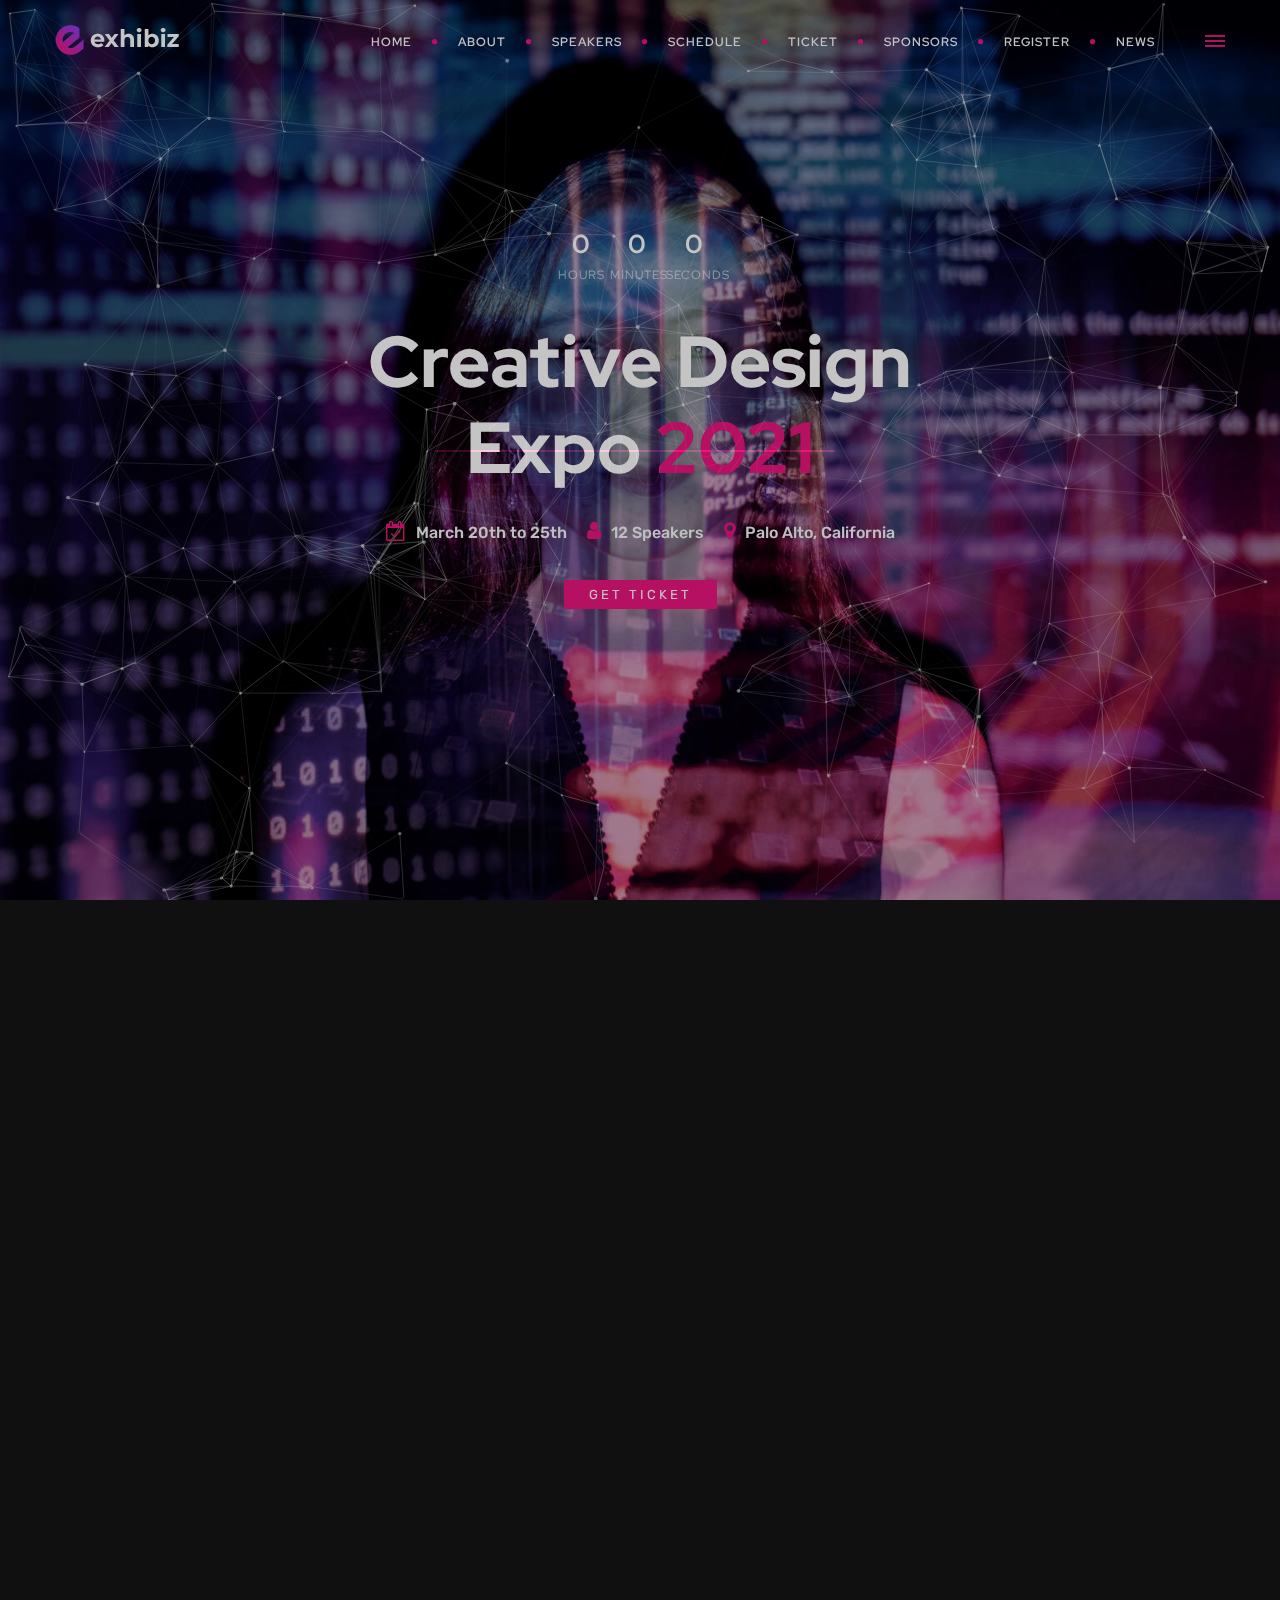
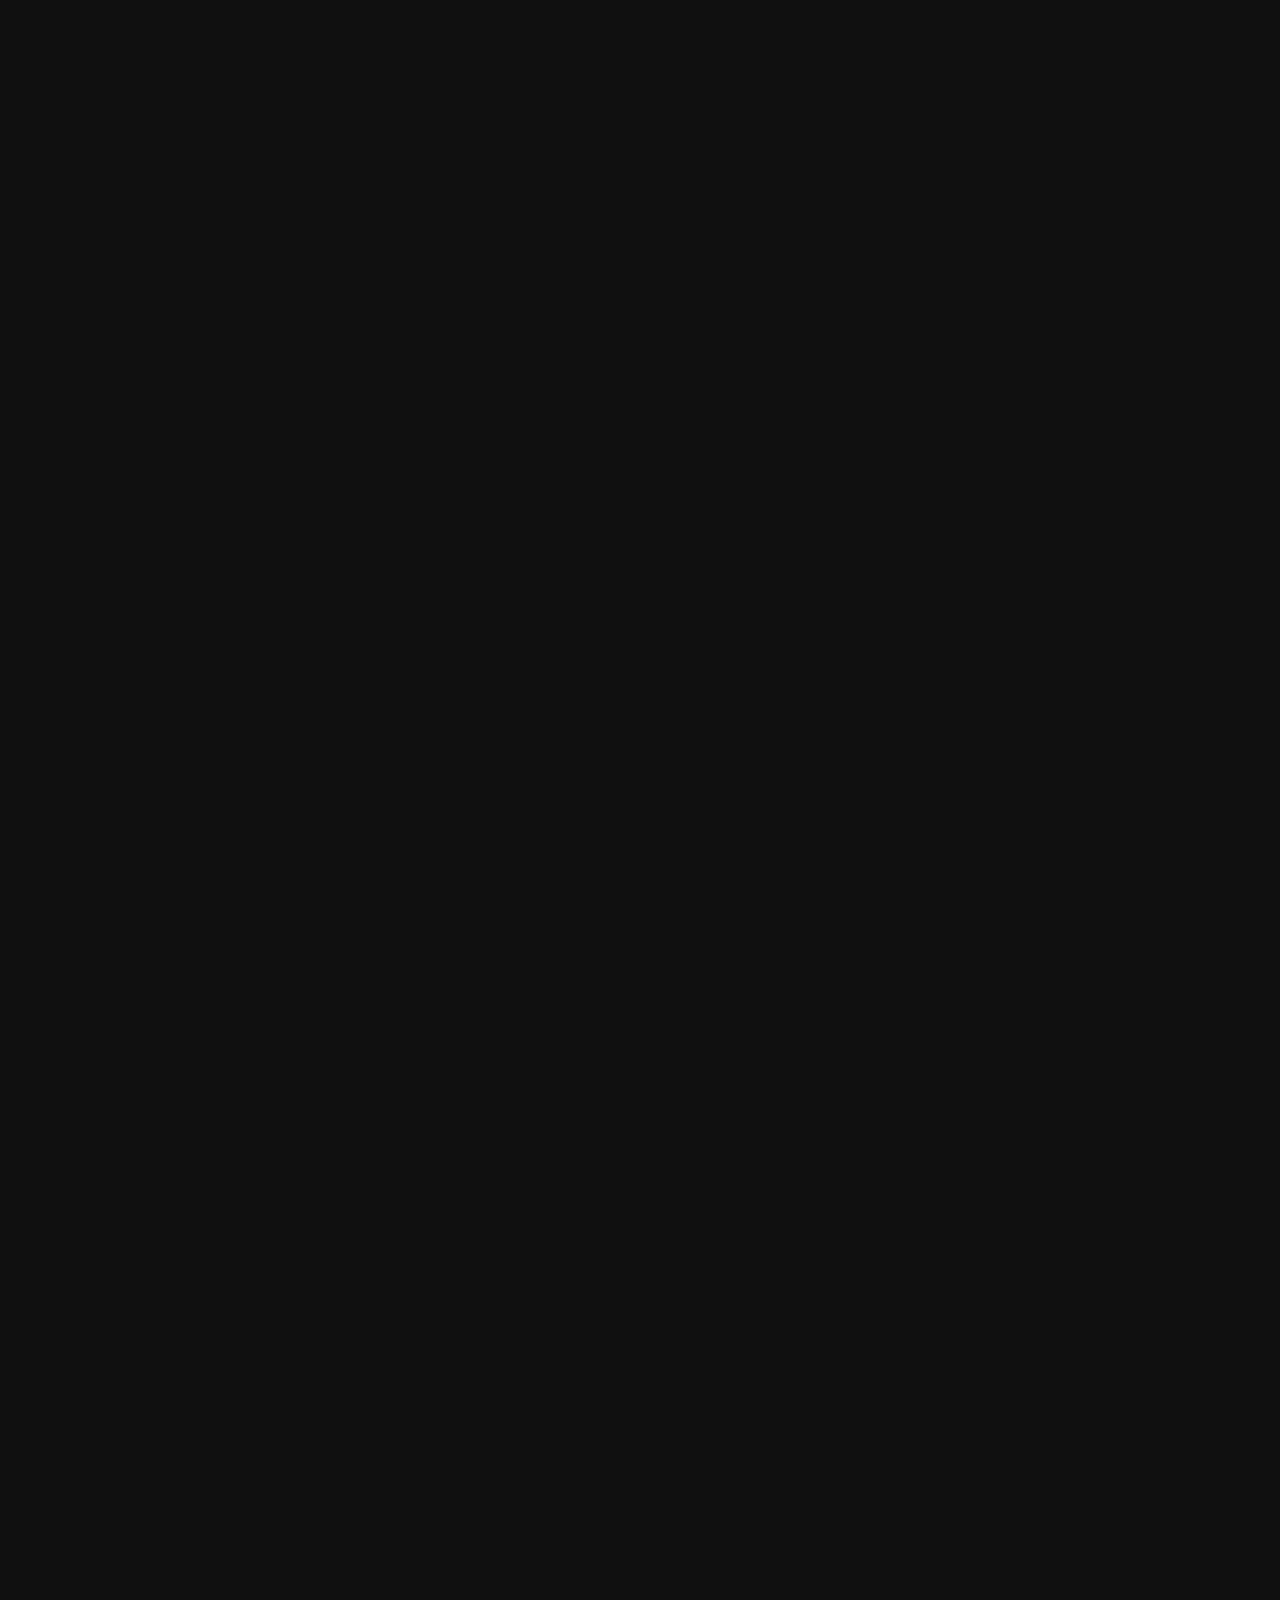
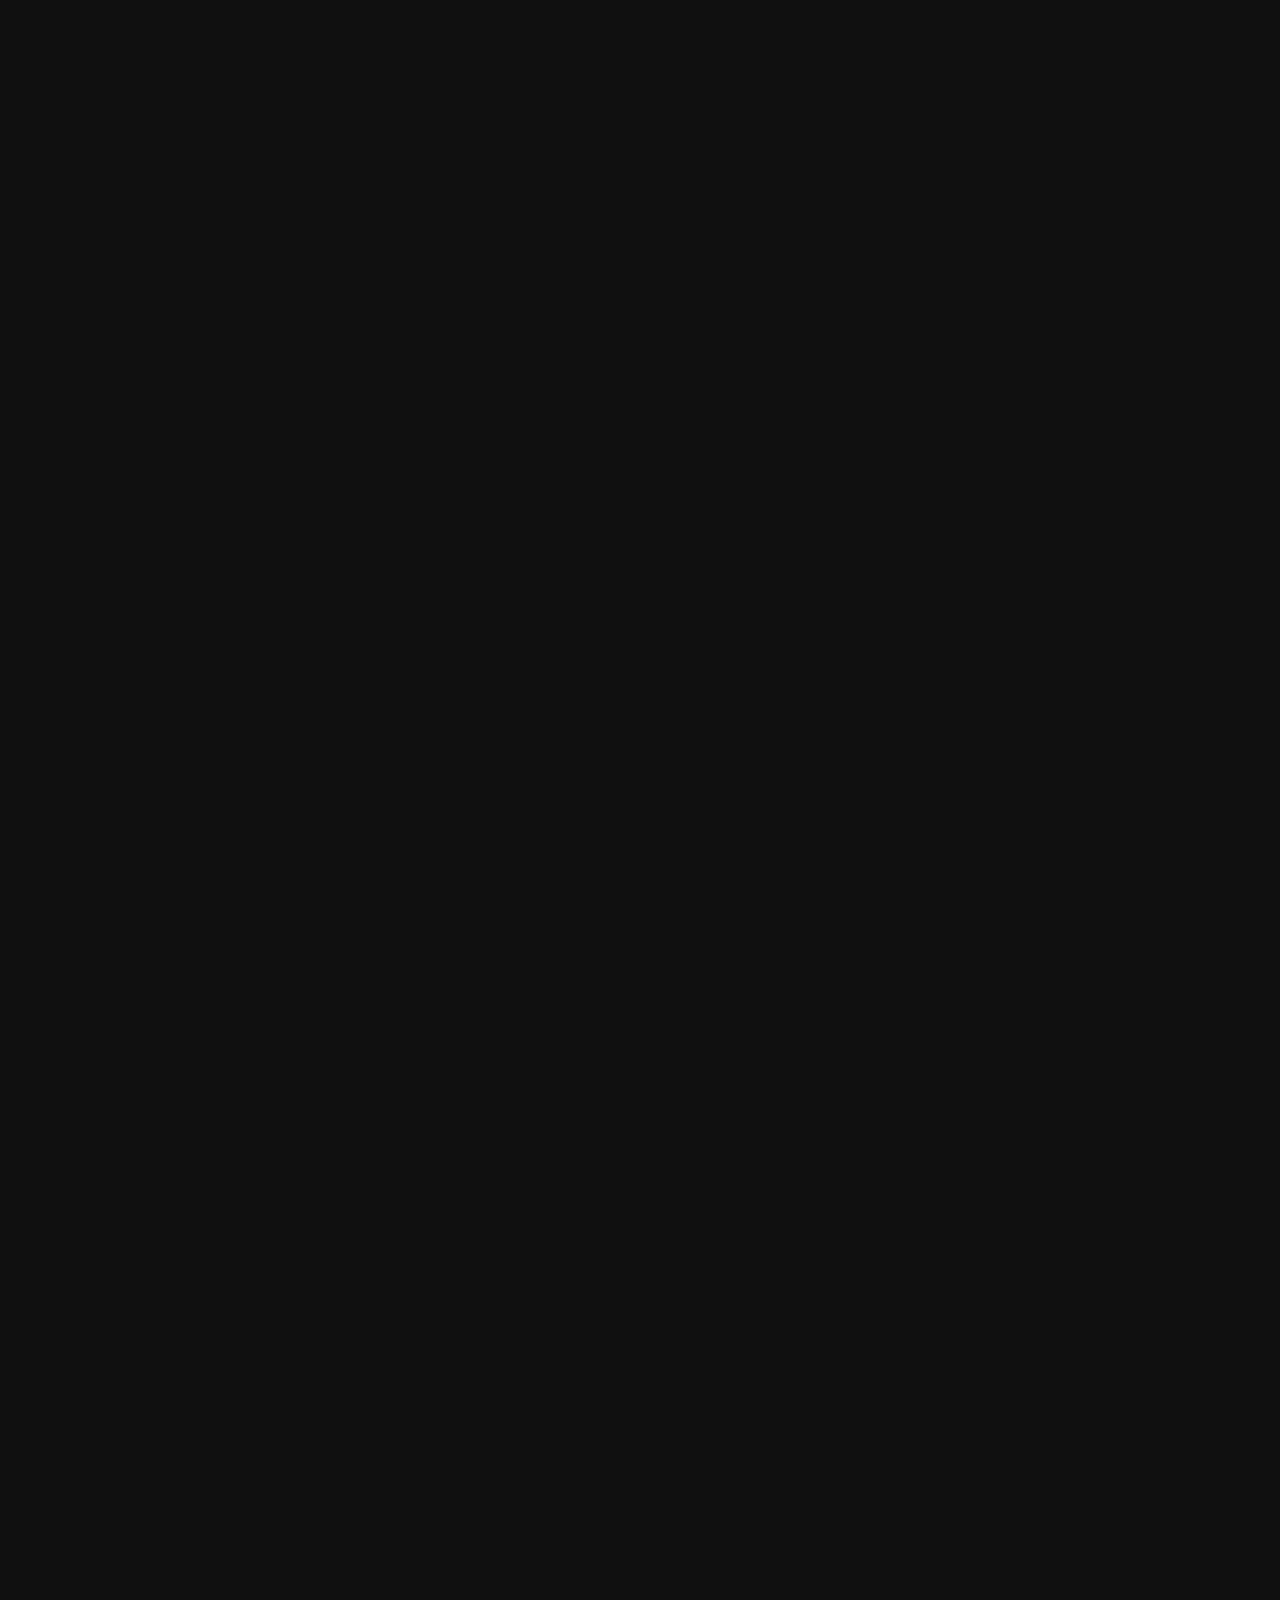
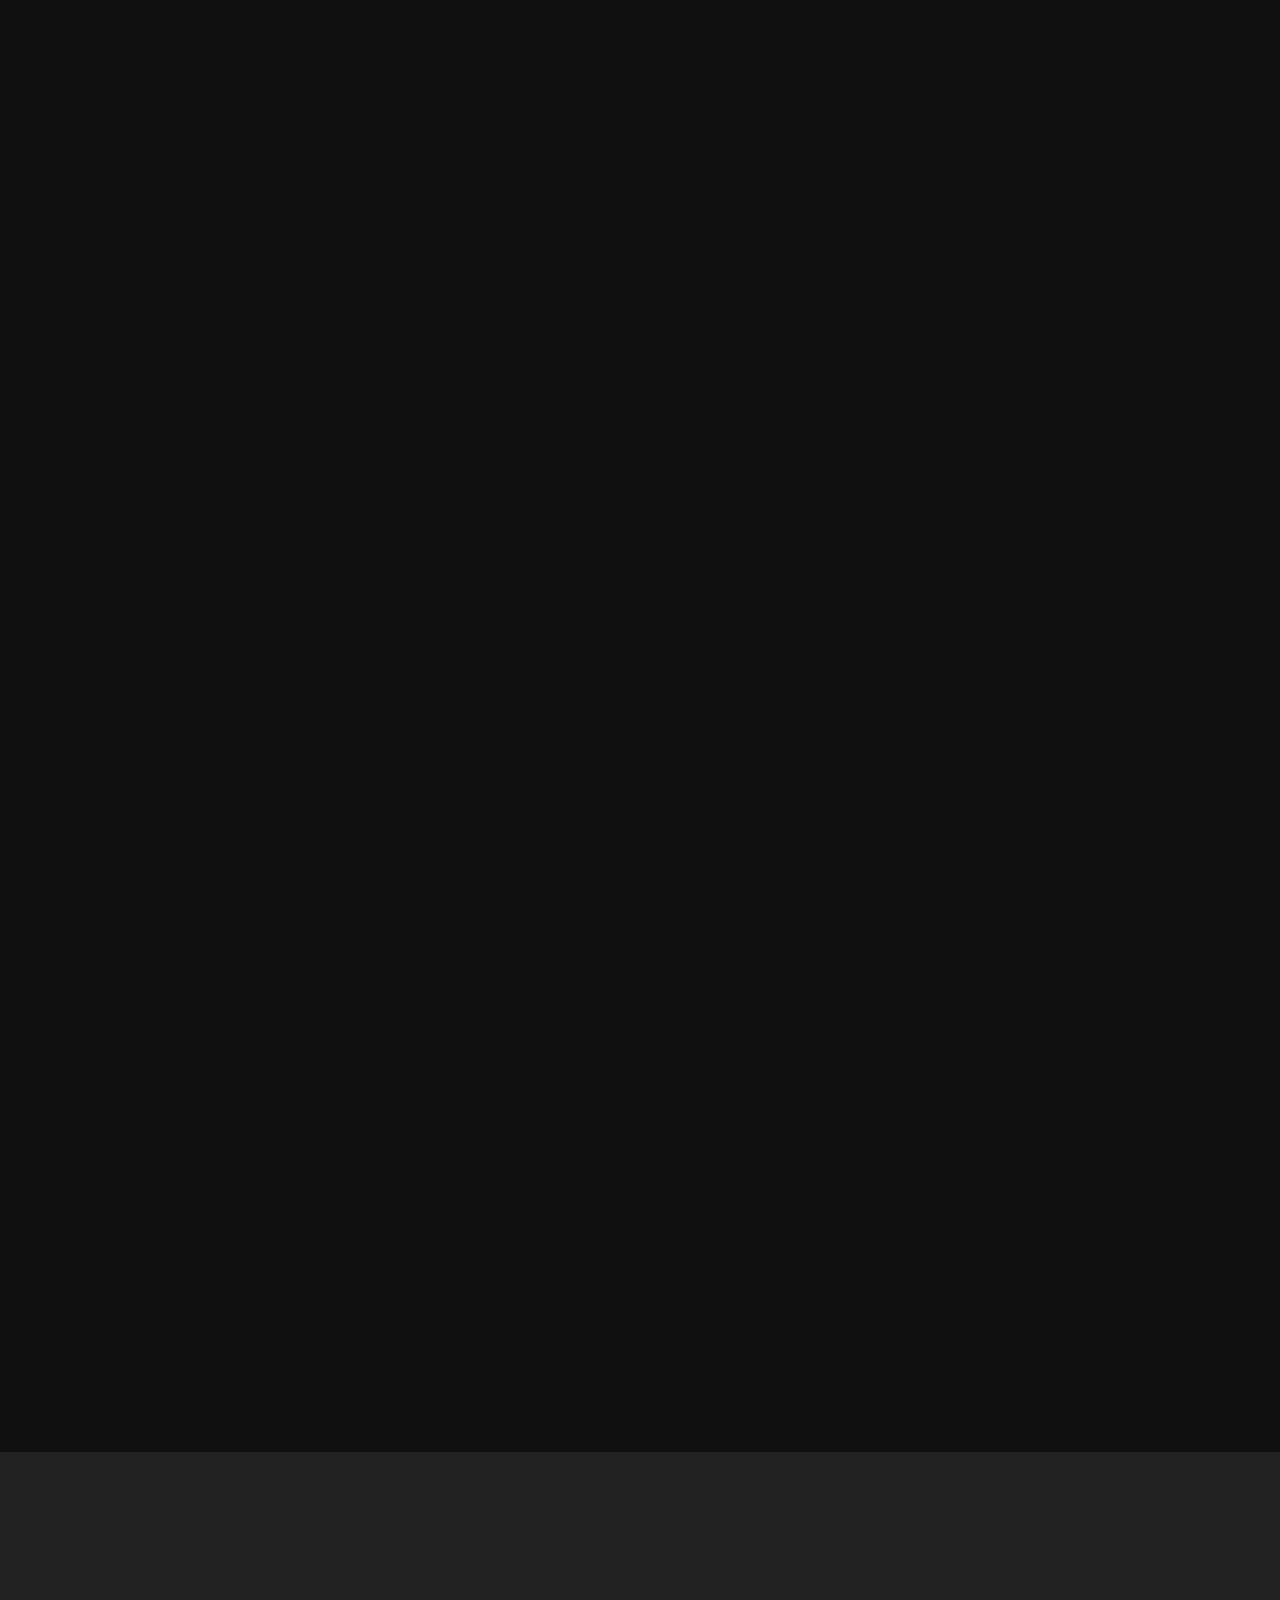
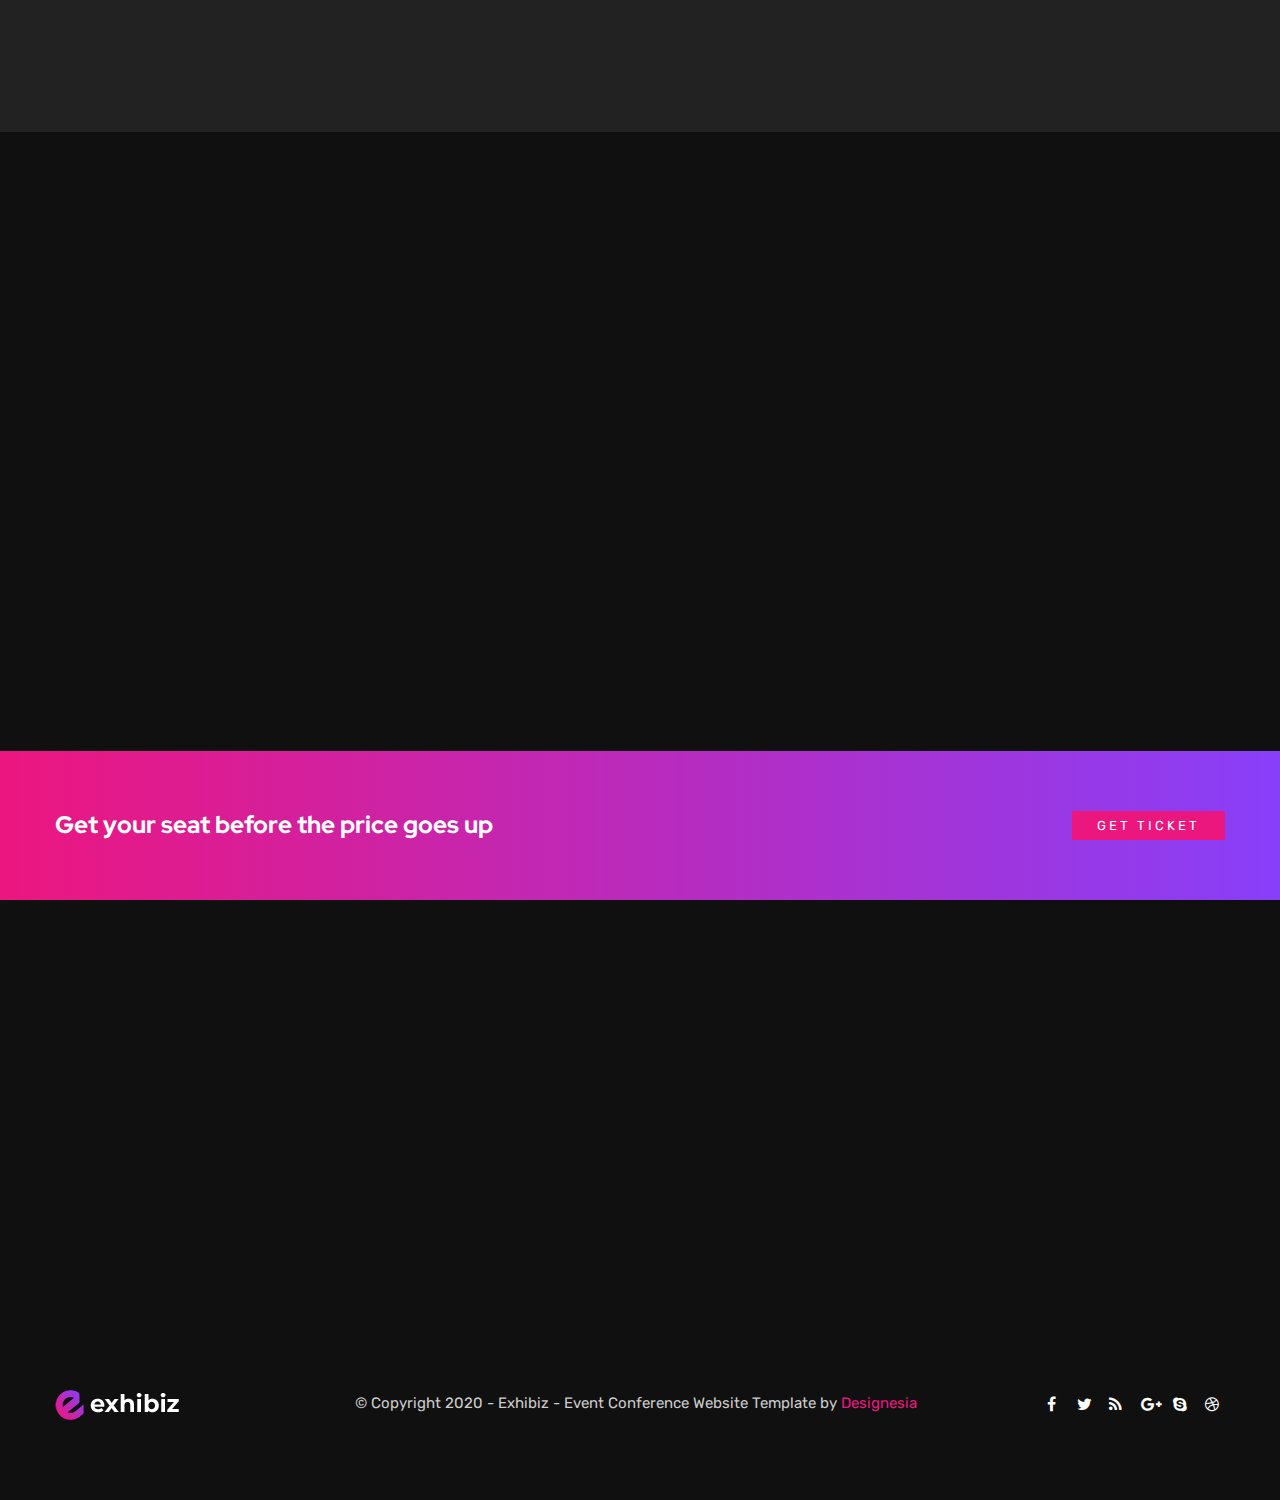
<file: index-event-particle-dark.html>
<!DOCTYPE html>
<html lang="en">

<head>
    <meta charset="utf-8">
    <title>Exhibiz - Event Conference Website Template</title>
    <meta name="viewport" content="width=device-width, initial-scale=1.0">
    <meta name="description" content="">
    <meta name="keywords" content="">
    <meta name="author" content="">


    <!--[if lt IE 9]>
	<script src="js/html5shiv.js"></script>
	<![endif]-->


    <!-- CSS Files
    ================================================== -->
    <link rel="stylesheet" href="css/bootstrap.css" type="text/css">
    <link rel="stylesheet" href="css/jpreloader.css" type="text/css">
    <link rel="stylesheet" href="css/animate.css" type="text/css">
    <link rel="stylesheet" href="css/plugin.css" type="text/css">
    <link rel="stylesheet" href="css/owl.carousel.css" type="text/css">
    <link rel="stylesheet" href="css/owl.theme.css" type="text/css">
    <link rel="stylesheet" href="css/owl.transitions.css" type="text/css">
    <link rel="stylesheet" href="css/magnific-popup.css" type="text/css">
    <link rel="stylesheet" href="css/jquery.countdown.css" type="text/css">
    <link rel="stylesheet" href="css/style.css" type="text/css">
	<link rel="stylesheet" href="css/twentytwenty.css" type="text/css">

    <!-- custom background -->
    <link rel="stylesheet" href="css/bg.css" type="text/css">

    <!-- color scheme -->
	<link rel="stylesheet" href="css/colors/magenta.css" type="text/css" id="colors">
    <link rel="stylesheet" href="css/color.css" type="text/css">

    <!-- load fonts -->
    <link rel="stylesheet" href="fonts/font-awesome/css/font-awesome.css" type="text/css">
    <link rel="stylesheet" href="fonts/elegant_font/HTML_CSS/style.css" type="text/css">
    <link rel="stylesheet" href="fonts/et-line-font/style.css" type="text/css">

	<!-- custom font -->
	<link rel="stylesheet" href="css/font-style.css" type="text/css">
</head>

<body id="homepage">

    <div id="wrapper">

        <!-- header begin -->
        <header class="transparent">
            <div class="info">
                <div class="container">
                    <div class="row">
                        <div class="col-md-12">
                            <div class="column">Working Hours Monday - Friday <span class="id-color"><strong>08:00-16:00</strong></span></div>
                            <div class="column">Toll Free <span class="id-color"><strong>1800.899.900</strong></span></div>
                            <!-- social icons -->
                            <div class="column social">
                                <a href="#"><i class="fa fa-facebook"></i></a>
                                <a href="#"><i class="fa fa-twitter"></i></a>
                                <a href="#"><i class="fa fa-rss"></i></a>
                                <a href="#"><i class="fa fa-google-plus"></i></a>
                                <a href="#"><i class="fa fa-envelope-o"></i></a>
                            </div>
                            <!-- social icons close -->
                        </div>
                    </div>
                </div>
            </div>

            <div class="container">
                <div class="row">
                    <div class="col-md-12">
                        <!-- logo begin -->
                        <div id="logo">
                            <a href="index.html">
                                <img class="logo" src="images-event/logo.png" alt="">
                            </a>
                        </div>
                        <!-- logo close -->

                            <!-- small button begin -->
                            <span id="menu-btn"></span>
                            <!-- small button close -->

                            <div class="header-extra">
                                <div class="v-center">
                                    <span id="b-menu">
                                        <span></span>
                                        <span></span>
                                        <span></span>
                                    </span>
                                </div>
                            </div>

                            <!-- mainmenu begin -->
							<ul id="mainmenu" class="ms-2">
								<li><a href="#section-hero">Home<span></span></a></li>
								<li><a href="#section-about">About<span></span></a></li>
								<li><a href="#section-speakers">Speakers<span></span></a></li>
								<li><a href="#section-schedule">Schedule<span></span></a></li>
								<li><a href="#section-ticket">Ticket<span></span></a></li>
								<li><a href="#section-sponsors">Sponsors<span></span></a></li>
								<li><a href="#section-register">Register<span></span></a></li>
                                <li><a href="news-dark.html">News<span></span></a></li>
							</ul>
							<!-- mainmenu close -->

                            

                    </div>
                    

                </div>
            </div>
        </header>
        <!-- header close -->


        <!-- content begin -->
        <div id="content"  class="no-bottom no-top">
				
			<!-- parallax section -->
            <section id="section-hero" class="full-height text-light" data-bgimage="url(images-event/bg/8.jpg) fixed top center" data-stellar-background-ratio=".2">
                <div id="particles-js"></div>
				<div class="center-y text-center">
					<div class="container">
						<div class="row">
							<div class="col-md-12">
								<div id="defaultCountdown" class="countdown-s1"></div>
								<div class="spacer-single"></div>
								<h1 class="title-3">
									Creative Design<br>Expo <span class="id-color">2021</span>
								</h1>
								
								<div class="spacer-single"></div>
								<div class="d-lg-flex justify-content-center">
                                        <div class="h6 padding10 pt0 pb0"><i class="i_h3 fa fa-calendar-check-o id-color"></i>March 20th to 25th</div>
                                        <div class="h6 padding10 pt0 pb0"><i class="i_h3 fa fa-user id-color"></i>12 Speakers</div>
                                        <div class="h6 padding10 pt0 pb0"><i class="i_h3 fa fa-map-marker id-color"></i>Palo Alto, California</div>
                                    </div>
								<div class="spacer-single"></div>
								
								<a href="#section-ticket" class="btn-custom text-white scroll-to">Get Ticket</a>
								<div class="spacer-double"></div>
							</div>
						</div>
					</div>
				</div>
            </section>
            <!-- section close -->
			
			<section id="section-about" data-bgimage="url(images-event/bg/1.png) fixed no-repeat">
				<div class="wm wm-border dark wow fadeInDown">welcome</div>
                    <div class="container">
                        <div class="row align-items-center">
                            
                            <div class="col-lg-6 wow fadeInLeft" data-wow-delay="0s">
                                <h2>Welcome to the Biggest<br>Creative Design Conference</h2>
                                <p>
                                    At vero eos et accusamus et iusto odio dignissimos ducimus qui blanditiis praesentium voluptatum deleniti atque corrupti quos dolores et quas molestias excepturi sint occaecati cupiditate non provident, similique sunt in culpa qui officia deserunt mollitia animi, id est laborum et dolorum fuga. Et harum quidem rerum facilis est et expedita distinctio.
                                </p>
								
								<div class="spacer10"></div>
								
								<a href="#section-speakers" class="btn-custom font-weight-bold text-white sm-mb-30 scroll-to">The Speakers</a>
                            </div>
							
							<div class="col-lg-6 mb-sm-30 text-center wow fadeInRight">
                                <div class="de-images">
									<img class="di-small wow fadeIn" src="images-event/misc/2.jpg" alt="" />
									<img class="di-small-2" src="images-event/misc/3.jpg" alt="" />
									<img class="img-fluid wow fadeInRight" data-wow-delay=".25s" src="images-event/misc/1.jpg" alt="" />
								</div>
                            </div>

                        </div>
                    </div>
                </section>
				
				
				<!-- section begin -->
            <section id="section-features">
				<div class="wm wm-border dark wow fadeInDown ">features</div>
                <div class="container">
                    <div class="row">
                        <div class="col-md-6 offset-md-3 text-center wow fadeInUp">
                            <h1>Why you should Join Event</h1>
                            <div class="separator"><span><i class="fa fa-square"></i></span></div>
                            <div class="spacer-single"></div>
                        </div>


                        <div class="col-lg-4 wow fadeIn" data-wow-delay="0s">
                            <div class="box-number square">
                               <i class="bg-color hover-color-2 fa fa-microphone text-light"></i>
                                <div class="text">
                                    <h3><span>World Class Speakers</span></h3>
                                    <p>At vero eos et accusamus et iusto odio dignissimos ducimus qui blanditiis praesentium voluptatum deleniti atque.</p>
                                </div>
                            </div>
                        </div>

                        <div class="col-lg-4 wow fadeIn" data-wow-delay=".25s">
                            <div class="box-number square">
                                <i class="bg-color hover-color-2 fa fa-lightbulb-o text-light"></i>
                                <div class="text">
                                    <h3><span>Best Experience</span></h3>
                                    <p>At vero eos et accusamus et iusto odio dignissimos ducimus qui blanditiis praesentium voluptatum deleniti atque.</p>
                                </div>
                            </div>
                        </div>

                        <div class="col-lg-4 wow fadeIn" data-wow-delay=".5s">
                            <div class="box-number square">
                                <i class="bg-color hover-color-2 fa fa-sitemap text-light"></i>
                                <div class="text">
                                    <h3><span>Networking</span></h3>
                                    <p>At vero eos et accusamus et iusto odio dignissimos ducimus qui blanditiis praesentium voluptatum deleniti atque.</p>
                                </div>
                            </div>
                        </div>

                        <div class="spacer-single sm-hide"></div>

                        <div class="col-lg-4 wow fadeIn" data-wow-delay=".75s">
                            <div class="box-number square">
                                <i class="bg-color hover-color-2 fa fa-building text-light"></i>
                                <div class="text">
                                    <h3><span>Modern Venue</span></h3>
                                    <p>At vero eos et accusamus et iusto odio dignissimos ducimus qui blanditiis praesentium voluptatum deleniti atque.</p>
                                </div>
                            </div>
                        </div>

                        <div class="col-lg-4 wow fadeIn" data-wow-delay="1s">
                            <div class="box-number square">
                                <i class="bg-color hover-color-2  fa fa-users text-light"></i>
                                <div class="text">
                                    <h3><span>New People</span></h3>
                                    <p>At vero eos et accusamus et iusto odio dignissimos ducimus qui blanditiis praesentium voluptatum deleniti atque.</p>
                                </div>
                            </div>
                        </div>

                        <div class="col-lg-4 wow fadeIn" data-wow-delay="1.25s">
                            <div class="box-number square">
                                <i class="bg-color hover-color-2 fa fa-mortar-board text-light"></i>
                                <div class="text">
                                    <h3><span>Certificates</span></h3>
                                    <p>At vero eos et accusamus et iusto odio dignissimos ducimus qui blanditiis praesentium voluptatum deleniti atque.</p>
                                </div>
                            </div>
                        </div>
						

                    </div>
                </div>
            </section>
            <!-- section close -->
			
			<!-- section begin -->
            <section id="section-speakers" class="text-light" data-bgimage="url(images-event/bg/1.jpg) fixed top center" data-stellar-background-ratio=".2">
				<div class="wm wm-border dark wow fadeInDown">speakers</div>
                <div class="container">
                    <div class="row">
						<div class="col-md-6 offset-md-3 text-center wow fadeInUp">
                            <h1>The Speakers</h1>
                            <div class="separator"><span><i class="fa fa-square"></i></span></div>
                            <div class="spacer-single"></div>
                        </div>
						
						<div class="clearfix"></div>
                      
                       <div class="col-xl-3 col-lg-4 col-sm-6 mb30 wow fadeInUp">
							<!-- team member -->
							<div class="de-team-list">
								<div class="team-pic">
									<img src="images-event/team/1.jpg" class="img-responsive" alt="" />
								</div>
								<div class="team-desc">
									<h3>John Smith</h3>
									<p class="lead">Expert Designer</p>
									<div class="small-border"></div>
									<p>Duis aute irure dolor in reprehenderit in voluptate velit esse cillum dolore eu fugiat.</p>

									<div class="social">
										<a href="#"><i class="fa fa-facebook fa-lg"></i></a>
										<a href="#"><i class="fa fa-twitter fa-lg"></i></a>
										<a href="#"><i class="fa fa-google-plus fa-lg"></i></a>
										<a href="#"><i class="fa fa-skype fa-lg"></i></a>
									</div>
								</div>
							</div>
							<!-- team close -->
						</div>
						
						<div class="col-xl-3 col-lg-4 col-sm-6 mb30 wow fadeInUp">
							<!-- team member -->
							<div class="de-team-list">
								<div class="team-pic">
									<img src="images-event/team/2.jpg" class="img-responsive" alt="" />
								</div>
								<div class="team-desc">
									<h3>Michael Dennis</h3>
									<p class="lead">Expert Designer</p>
									<div class="small-border"></div>
									<p>Duis aute irure dolor in reprehenderit in voluptate velit esse cillum dolore eu fugiat.</p>

									<div class="social">
										<a href="#"><i class="fa fa-facebook fa-lg"></i></a>
										<a href="#"><i class="fa fa-twitter fa-lg"></i></a>
										<a href="#"><i class="fa fa-google-plus fa-lg"></i></a>
										<a href="#"><i class="fa fa-skype fa-lg"></i></a>
									</div>
								</div>
							</div>
							<!-- team close -->
						</div>
						
						<div class="col-xl-3 col-lg-4 col-sm-6 mb30 wow fadeInUp">
							<!-- team member -->
							<div class="de-team-list">
								<div class="team-pic">
									<img src="images-event/team/3.jpg" class="img-responsive" alt="" />
								</div>
								<div class="team-desc">
									<h3>Sarah Michelle</h3>
									<p class="lead">Expert Designer</p>
									<div class="small-border"></div>
									<p>Duis aute irure dolor in reprehenderit in voluptate velit esse cillum dolore eu fugiat.</p>

									<div class="social">
										<a href="#"><i class="fa fa-facebook fa-lg"></i></a>
										<a href="#"><i class="fa fa-twitter fa-lg"></i></a>
										<a href="#"><i class="fa fa-google-plus fa-lg"></i></a>
										<a href="#"><i class="fa fa-skype fa-lg"></i></a>
									</div>
								</div>
							</div>
							<!-- team close -->
						</div>
						
						<div class="col-xl-3 col-lg-4 col-sm-6 mb30 wow fadeInUp">
							<!-- team member -->
							<div class="de-team-list">
								<div class="team-pic">
									<img src="images-event/team/4.jpg" class="img-responsive" alt="" />
								</div>
								<div class="team-desc">
									<h3>Katty Wilson</h3>
									<p class="lead">Expert Designer</p>
									<div class="small-border"></div>
									<p>Duis aute irure dolor in reprehenderit in voluptate velit esse cillum dolore eu fugiat.</p>

									<div class="social">
										<a href="#"><i class="fa fa-facebook fa-lg"></i></a>
										<a href="#"><i class="fa fa-twitter fa-lg"></i></a>
										<a href="#"><i class="fa fa-google-plus fa-lg"></i></a>
										<a href="#"><i class="fa fa-skype fa-lg"></i></a>
									</div>
								</div>
							</div>
							<!-- team close -->
						</div>

						<div class="clearfix"></div>

                    </div>
                </div>
            </section>
            <!-- section close -->
			
			
			<!-- section begin -->
            <section id="section-schedule" aria-label="section-services-tab" data-bgimage="url(images-event/bg/2.png) fixed center no-repeat">
                <div class="wm wm-border dark wow fadeInDown ">schedule</div>
                <div class="container">
                    <div class="row">
                        <div class="col-md-6 offset-md-3 text-center wow fadeInUp">
                            <h1>Event Schedule</h1>
                            <div class="separator"><span><i class="fa fa-square"></i></span></div>
                            <div class="spacer-single"></div>
                        </div>

                        <div class="col-md-12 wow fadeInUp">
                            <div class="de_tab tab_style_4 text-center">
                                <ul class="de_nav de_nav_dark">
                                    <li class="active" data-link="#section-services-tab">
                                        <h3>Day <span>01</span></h3>
                                        <h4>March 20, 2021</h4>
                                    </li>
                                    <li data-link="#section-services-tab">
                                        <h3>Day <span>02</span></h3>
                                        <h4>March 21, 2021</h4>
                                    </li>
                                    <li data-link="#section-services-tab">
                                        <h3>Day <span>03</span></h3>
                                        <h4>March 22, 2021</h4>
                                    </li>
                                    <li data-link="#section-services-tab">
                                        <h3>Day <span>04</span></h3>
                                        <h4>March 23, 2021</h4>
                                    </li>
                                    <li data-link="#section-services-tab">
                                        <h3>Day <span>05</span></h3>
                                        <h4>March 24, 2021</h4>
                                    </li>
                                </ul>

                                <div class="de_tab_content text-left">

                                    <div id="tab1" class="tab_single_content dark">
                                        <div class="row">
                                            <div class="col-md-12">
                                                <div class="schedule-listing">
                                                    <div class="schedule-item">
                                                        <div class="sc-time">08:00 - 10:00 AM</div>
                                                        <div class="sc-pic">
                                                            <img src="images-event/team/1.jpg" class="img-circle" alt="">
                                                        </div>
                                                        <div class="sc-name">
                                                            <h4>John Smith</h4>
                                                            <span>Founder & CEO</span>
                                                        </div>
                                                        <div class="sc-info">
                                                            <h3>Introduction Creative Design</h3>
                                                            <p>In this session we will discuss about digital topics in detail. You need laptops and other tech support equipment. This session will last for 2 hours. So prepare yourself.</p>
                                                        </div>
                                                        <div class="clearfix"></div>
                                                    </div>
                                                </div>

                                                <div class="schedule-listing">
                                                    <div class="schedule-item">
                                                        <div class="sc-time">12:00 - 14:00 PM</div>
                                                        <div class="sc-pic">
                                                            <img src="images-event/team/2.jpg" class="img-circle" alt="">
                                                        </div>
                                                        <div class="sc-name">
                                                            <h4>Michael Dennis</h4>
                                                            <span>Founder & CEO</span>
                                                        </div>
                                                        <div class="sc-info">
                                                            <h3>Getting Started With Creative Design</h3>
                                                            <p>In this session we will discuss about digital topics in detail. You need laptops and other tech support equipment. This session will last for 2 hours. So prepare yourself.</p>
                                                        </div>
                                                        <div class="clearfix"></div>
                                                    </div>
                                                </div>

                                                <div class="schedule-listing">
                                                    <div class="schedule-item">
                                                        <div class="sc-time">16:00 - 18:00 PM</div>
                                                        <div class="sc-pic">
                                                            <img src="images-event/team/3.jpg" class="img-circle" alt="">
                                                        </div>
                                                        <div class="sc-name">
                                                            <h4>Sarah Michelle</h4>
                                                            <span>Founder & CEO</span>
                                                        </div>
                                                        <div class="sc-info">
                                                            <h3>Prepare Your Design Concept</h3>
                                                            <p>In this session we will discuss about digital topics in detail. You need laptops and other tech support equipment. This session will last for 2 hours. So prepare yourself.</p>
                                                        </div>
                                                        <div class="clearfix"></div>
                                                    </div>
                                                </div>

                                                <div class="schedule-listing">
                                                    <div class="schedule-item">
                                                        <div class="sc-time">20:00 - 22:00 PM</div>
                                                        <div class="sc-pic">
                                                            <img src="images-event/team/4.jpg" class="img-circle" alt="">
                                                        </div>
                                                        <div class="sc-name">
                                                            <h4>Katty Wilson</h4>
                                                            <span>Founder & CEO</span>
                                                        </div>
                                                        <div class="sc-info">
                                                            <h3>Creative Design Implementation Basic</h3>
                                                            <p>In this session we will discuss about digital topics in detail. You need laptops and other tech support equipment. This session will last for 2 hours. So prepare yourself.</p>
                                                        </div>
                                                        <div class="clearfix"></div>
                                                    </div>
                                                </div>
                                            </div>
                                        </div>
                                    </div>

                                    <div id="tab2" class="tab_single_content dark">
                                        <div class="row">
                                            <div class="col-md-12">
                                                <div class="schedule-listing">
                                                    <div class="schedule-item">
                                                        <div class="sc-time">08:00 - 12:00 AM</div>
                                                        <div class="sc-pic">
                                                            <img src="images-event/team/5.jpg" class="img-circle" alt="">
                                                        </div>
                                                        <div class="sc-name">
                                                            <h4>Rose Shipp</h4>
                                                            <span>Founder & CEO</span>
                                                        </div>
                                                        <div class="sc-info">
                                                            <h3>Creative Design Implementation Basic 2</h3>
                                                            <p>In this session we will discuss about digital topics in detail. You need laptops and other tech support equipment. This session will last for 2 hours. So prepare yourself.</p>
                                                        </div>
                                                        <div class="clearfix"></div>
                                                    </div>
                                                </div>

                                                <div class="schedule-listing">
                                                    <div class="schedule-item">
                                                        <div class="sc-time">12:00 - 14:00 PM</div>
                                                        <div class="sc-pic">
                                                            <img src="images-event/team/6.jpg" class="img-circle" alt="">
                                                        </div>
                                                        <div class="sc-name">
                                                            <h4>Isaac Nicholas</h4>
                                                            <span>Founder & CEO</span>
                                                        </div>
                                                        <div class="sc-info">
                                                            <h3>How to Design Happiness</h3>
                                                            <p>In this session we will discuss about digital topics in detail. You need laptops and other tech support equipment. This session will last for 2 hours. So prepare yourself.</p>
                                                        </div>
                                                        <div class="clearfix"></div>
                                                    </div>
                                                </div>

                                                <div class="schedule-listing">
                                                    <div class="schedule-item">
                                                        <div class="sc-time">16:00 - 18:00 PM</div>
                                                        <div class="sc-pic">
                                                            <img src="images-event/team/7.jpg" class="img-circle" alt="">
                                                        </div>
                                                        <div class="sc-name">
                                                            <h4>John Arnold</h4>
                                                            <span>Founder & CEO</span>
                                                        </div>
                                                        <div class="sc-info">
                                                            <h3>Good Storytelling For Great Design</h3>
                                                            <p>In this session we will discuss about digital topics in detail. You need laptops and other tech support equipment. This session will last for 2 hours. So prepare yourself.</p>
                                                        </div>
                                                        <div class="clearfix"></div>
                                                    </div>
                                                </div>

                                                <div class="schedule-listing">
                                                    <div class="schedule-item">
                                                        <div class="sc-time">20:00 - 22:00 PM</div>
                                                        <div class="sc-pic">
                                                            <img src="images-event/team/1.jpg" class="img-circle" alt="">
                                                        </div>
                                                        <div class="sc-name">
                                                            <h4>John Smith</h4>
                                                            <span>Founder & CEO</span>
                                                        </div>
                                                        <div class="sc-info">
                                                            <h3>Unintuitive Lessons on Being a Designer</h3>
                                                            <p>In this session we will discuss about digital topics in detail. You need laptops and other tech support equipment. This session will last for 2 hours. So prepare yourself.</p>
                                                        </div>
                                                        <div class="clearfix"></div>
                                                    </div>
                                                </div>
                                            </div>
                                        </div>
                                    </div>

                                    <div id="tab3" class="tab_single_content dark">
                                        <div class="row">
                                            <div class="col-md-12">
                                                <div class="schedule-listing">
                                                    <div class="schedule-item">
                                                        <div class="sc-time">08:00 - 12:00 AM</div>
                                                        <div class="sc-pic">
                                                            <img src="images-event/team/2.jpg" class="img-circle" alt="">
                                                        </div>
                                                        <div class="sc-name">
                                                            <h4>Michael Dennis</h4>
                                                            <span>Founder & CEO</span>
                                                        </div>
                                                        <div class="sc-info">
                                                            <h3>The Secret of Great App Design</h3>
                                                            <p>In this session we will discuss about digital topics in detail. You need laptops and other tech support equipment. This session will last for 2 hours. So prepare yourself.</p>
                                                        </div>
                                                        <div class="clearfix"></div>
                                                    </div>
                                                </div>

                                                <div class="schedule-listing">
                                                    <div class="schedule-item">
                                                        <div class="sc-time">12:00 - 14:00 PM</div>
                                                        <div class="sc-pic">
                                                            <img src="images-event/team/3.jpg" class="img-circle" alt="">
                                                        </div>
                                                        <div class="sc-name">
                                                            <h4>Sarah Michelle</h4>
                                                            <span>Founder & CEO</span>
                                                        </div>
                                                        <div class="sc-info">
                                                            <h3>Use Design Thinking in Your Everyday Routine</h3>
                                                            <p>In this session we will discuss about digital topics in detail. You need laptops and other tech support equipment. This session will last for 2 hours. So prepare yourself.</p>
                                                        </div>
                                                        <div class="clearfix"></div>
                                                    </div>
                                                </div>

                                                <div class="schedule-listing">
                                                    <div class="schedule-item">
                                                        <div class="sc-time">16:00 - 18:00 PM</div>
                                                        <div class="sc-pic">
                                                            <img src="images-event/team/4.jpg" class="img-circle" alt="">
                                                        </div>
                                                        <div class="sc-name">
                                                            <h4>Katty Wilson</h4>
                                                            <span>Founder & CEO</span>
                                                        </div>
                                                        <div class="sc-info">
                                                            <h3>Design Into The Real World</h3>
                                                            <p>In this session we will discuss about digital topics in detail. You need laptops and other tech support equipment. This session will last for 2 hours. So prepare yourself.</p>
                                                        </div>
                                                        <div class="clearfix"></div>
                                                    </div>
                                                </div>

                                                <div class="schedule-listing">
                                                    <div class="schedule-item">
                                                        <div class="sc-time">20:00 - 22:00 AM</div>
                                                        <div class="sc-pic">
                                                            <img src="images-event/team/5.jpg" class="img-circle" alt="">
                                                        </div>
                                                        <div class="sc-name">
                                                            <h4>Rose Shipp</h4>
                                                            <span>Founder & CEO</span>
                                                        </div>
                                                        <div class="sc-info">
                                                            <h3>Advanced Design Implementation</h3>
                                                            <p>In this session we will discuss about digital topics in detail. You need laptops and other tech support equipment. This session will last for 2 hours. So prepare yourself.</p>
                                                        </div>
                                                        <div class="clearfix"></div>
                                                    </div>
                                                </div>
                                            </div>
                                        </div>
                                    </div>

                                    <div id="tab4" class="tab_single_content dark">
                                        <div class="row">
                                            <div class="col-md-12">
                                                <div class="schedule-listing">
                                                    <div class="schedule-item">
                                                        <div class="sc-time">08:00 - 12:00 AM</div>
                                                        <div class="sc-pic">
                                                            <img src="images-event/team/6.jpg" class="img-circle" alt="">
                                                        </div>
                                                        <div class="sc-name">
                                                            <h4>Isaac Nicholas</h4>
                                                            <span>Founder & CEO</span>
                                                        </div>
                                                        <div class="sc-info">
                                                            <h3>Advanced Design Implementation 2</h3>
                                                            <p>In this session we will discuss about digital topics in detail. You need laptops and other tech support equipment. This session will last for 2 hours. So prepare yourself.</p>
                                                        </div>
                                                        <div class="clearfix"></div>
                                                    </div>
                                                </div>

                                                <div class="schedule-listing">
                                                    <div class="schedule-item">
                                                        <div class="sc-time">12:00 - 14:00 PM</div>
                                                        <div class="sc-pic">
                                                            <img src="images-event/team/7.jpg" class="img-circle" alt="">
                                                        </div>
                                                        <div class="sc-name">
                                                            <h4>John Arnold</h4>
                                                            <span>Founder & CEO</span>
                                                        </div>
                                                        <div class="sc-info">
                                                            <h3>Branding, Identity &amp; Logo Design Explained</h3>
                                                            <p>In this session we will discuss about digital topics in detail. You need laptops and other tech support equipment. This session will last for 2 hours. So prepare yourself.</p>
                                                        </div>
                                                        <div class="clearfix"></div>
                                                    </div>
                                                </div>

                                                <div class="schedule-listing">
                                                    <div class="schedule-item">
                                                        <div class="sc-time">16:00 - 18:00 PM</div>
                                                        <div class="sc-pic">
                                                            <img src="images-event/team/1.jpg" class="img-circle" alt="">
                                                        </div>
                                                        <div class="sc-name">
                                                            <h4>John Smith</h4>
                                                            <span>Founder & CEO</span>
                                                        </div>
                                                        <div class="sc-info">
                                                            <h3>The Art of Personal Branding</h3>
                                                            <p>In this session we will discuss about digital topics in detail. You need laptops and other tech support equipment. This session will last for 2 hours. So prepare yourself.</p>
                                                        </div>
                                                        <div class="clearfix"></div>
                                                    </div>
                                                </div>

                                                <div class="schedule-listing">
                                                    <div class="schedule-item">
                                                        <div class="sc-time">20:00 - 22:00 PM</div>
                                                        <div class="sc-pic">
                                                            <img src="images-event/team/2.jpg" class="img-circle" alt="">
                                                        </div>
                                                        <div class="sc-name">
                                                            <h4>Michael Dennis</h4>
                                                            <span>Founder & CEO</span>
                                                        </div>
                                                        <div class="sc-info">
                                                            <h3>8 Secret Benefits of Branding</h3>
                                                            <p>In this session we will discuss about digital topics in detail. You need laptops and other tech support equipment. This session will last for 2 hours. So prepare yourself.</p>
                                                        </div>
                                                        <div class="clearfix"></div>
                                                    </div>
                                                </div>
                                            </div>
                                        </div>
                                    </div>

                                    <div id="tab5" class="tab_single_content dark">
                                        <div class="row">
                                            <div class="col-md-12">
                                                <div class="schedule-listing">
                                                    <div class="schedule-item">
                                                        <div class="sc-time">08:00 - 12:00 AM</div>
                                                        <div class="sc-pic">
                                                            <img src="images-event/team/1.jpg" class="img-circle" alt="">
                                                        </div>
                                                        <div class="sc-name">
                                                            <h4>John Smith</h4>
                                                            <span>Founder & CEO</span>
                                                        </div>
                                                        <div class="sc-info">
                                                            <h3>How To Brand A Startup On A Small Budget</h3>
                                                            <p>In this session we will discuss about digital topics in detail. You need laptops and other tech support equipment. This session will last for 2 hours. So prepare yourself.</p>
                                                        </div>
                                                        <div class="clearfix"></div>
                                                    </div>
                                                </div>

                                                <div class="schedule-listing">
                                                    <div class="schedule-item">
                                                        <div class="sc-time">08:00 - 12:00 AM</div>
                                                        <div class="sc-pic">
                                                            <img src="images-event/team/2.jpg" class="img-circle" alt="">
                                                        </div>
                                                        <div class="sc-name">
                                                            <h4>John Smith</h4>
                                                            <span>Founder & CEO</span>
                                                        </div>
                                                        <div class="sc-info">
                                                            <h3>Establishing a Brand Identity</h3>
                                                            <p>In this session we will discuss about digital topics in detail. You need laptops and other tech support equipment. This session will last for 2 hours. So prepare yourself.</p>
                                                        </div>
                                                        <div class="clearfix"></div>
                                                    </div>
                                                </div>

                                                <div class="schedule-listing">
                                                    <div class="schedule-item">
                                                        <div class="sc-time">08:00 - 12:00 AM</div>
                                                        <div class="sc-pic">
                                                            <img src="images-event/team/3.jpg" class="img-circle" alt="">
                                                        </div>
                                                        <div class="sc-name">
                                                            <h4>Sarah Michelle</h4>
                                                            <span>Founder & CEO</span>
                                                        </div>
                                                        <div class="sc-info">
                                                            <h3>Interview With World Class Designer</h3>
                                                            <p>In this session we will discuss about digital topics in detail. You need laptops and other tech support equipment. This session will last for 2 hours. So prepare yourself.</p>
                                                        </div>
                                                        <div class="clearfix"></div>
                                                    </div>
                                                </div>

                                                <div class="schedule-listing">
                                                    <div class="schedule-item">
                                                        <div class="sc-time">08:00 - 12:00 AM</div>
                                                        <div class="sc-pic">
                                                            <img src="images-event/team/4.jpg" class="img-circle" alt="">
                                                        </div>
                                                        <div class="sc-name">
                                                            <h4>Katty Wilson</h4>
                                                            <span>Founder & CEO</span>
                                                        </div>
                                                        <div class="sc-info">
                                                            <h3>Close Event Ceremony &amp; Doorprize</h3>
                                                            <p>In this session we will discuss about digital topics in detail. You need laptops and other tech support equipment. This session will last for 2 hours. So prepare yourself.</p>
                                                        </div>
                                                        <div class="clearfix"></div>
                                                    </div>
                                                </div>
                                            </div>
                                        </div>
                                    </div>
                                </div>
                            </div>
                        </div>
                    </div>
                </div>
            </section>
            <!-- section close -->
			
			<!-- section begin -->
            <section id="section-ticket" class="text-light" data-bgimage="url(images-event/bg/2.jpg) fixed top">
                <div class="wm wm-border dark wow fadeInDown">tickets</div>
				<div class="container">
                    <div class="row">
						<div class="col-md-6 offset-md-3 text-center wow fadeInUp">
                            <h1>Choose a Ticket</h1>
                            <div class="separator"><span><i class="fa fa-square"></i></span></div>
                            <div class="spacer-single"></div>
                        </div>

                        <div class="col-lg-4 col-md-6">
                            <div class="pricing-s1 mb30 wow fadeInUp">
                                <div class="top">
                                    <h2>Day Pass</h2>
                                    <p class="price"><span class="currency id-color">$</span> <b>49.99</b></p>
                                </div>
                                <div class="bottom">
                                    <ul>
                                        <li><i class="icon_check_alt2"></i>Conference Tickets</li>
                                        <li><i class="icon_check_alt2"></i>Free Lunch Nad Coffee</li>
                                        <li><i class="icon_check_alt2"></i>Certificates</li>
                                        <li><i class="icon_close_alt2"></i>Private Access</li>
                                        <li><i class="icon_close_alt2"></i>Experts Contacts</li>
                                    </ul>
                                    <a href="" class="btn btn-custom text-white">Buy Ticket</a>
                                </div>
								<div class="ps1-deco"></div>
                            </div>
                        </div>
                        <div class="col-lg-4 col-md-6">
                            <div class="pricing-s1 mb30 wow fadeInUp">
                                <div class="ribbon color-2 text-white">Recommend</div>
                                <div class="top">
                                    <h2>Full Pass</h2>
                                    <p class="price"><span class="currency id-color">$</span> <b>79.99</b></p>
                                </div>
                                <div class="bottom">
                                    <ul>
                                        <li><i class="icon_check_alt2"></i>Conference Tickets</li>
                                        <li><i class="icon_check_alt2"></i>Free Lunch Nad Coffee</li>
                                        <li><i class="icon_check_alt2"></i>Certificates</li>
                                        <li><i class="icon_check_alt2"></i>Private Access</li>
                                        <li><i class="icon_close_alt2"></i>Experts Contacts</li>
                                    </ul>
                                    <a href="" class="btn btn-custom text-white">Buy Ticket</a>
                                </div>
								<div class="ps1-deco"></div>
                            </div>
                        </div>
                        <div class="col-lg-4 col-md-6">
                            <div class="pricing-s1 mb30 wow fadeInUp">
                                <div class="top">
                                    <h2>Group Pass</h2>
                                    <p class="price"><span class="currency id-color">$</span> <b>139.99</b></p>
                                </div>
                                <div class="bottom">
                                    <ul>
                                        <li><i class="icon_check_alt2"></i>Conference Tickets</li>
                                        <li><i class="icon_check_alt2"></i>Free Lunch Nad Coffee</li>
                                        <li><i class="icon_check_alt2"></i>Certificates</li>
                                        <li><i class="icon_check_alt2"></i>Private Access</li>
                                        <li><i class="icon_check_alt2"></i>Experts Contacts</li>
                                    </ul>
                                    <a href="" class="btn btn-custom text-white">Buy Ticket</a>
                                </div>
								<div class="ps1-deco"></div>
                            </div>
                        </div>
                    </div>
                </div>
            </section>
            <!-- section close -->
			
			<!-- section begin -->
            <section id="section-sponsors" data-bgimage="url(images-event/bg/3.png) fixed center no-repeat">
                <div class="wm wm-border dark wow fadeInDown ">sponsors</div>
                <div class="container">
                    <div class="row">
                        <div class="col-md-6 offset-md-3 text-center wow fadeInUp">
                            <h1>Official Sponsors</h1>
                            <div class="separator"><span><i class="fa fa-square"></i></span></div>
                            <div class="spacer-single"></div>
                        </div>

                        <div class="col-md-12 text-center wow fadeInUp">
                            <h3>Gold Sponsors</h3>
                            <div class="spacer-single"></div>
                            <img src="images-event/logo/1.png" alt="" class="grey-hover">
                            <img src="images-event/logo/2b.png" alt="" class="grey-hover">
                            <img src="images-event/logo/3b.png" alt="" class="grey-hover">
							<img src="images-event/logo/4b.png" alt="" class="grey-hover">
                            <div class="spacer-double"></div>

                            <h3>Silver Sponsors</h3>
                            <div class="spacer-single"></div>
                            <img src="images-event/logo/5.png" alt="" class="grey-hover">
                            <img src="images-event/logo/6.png" alt="" class="grey-hover">
                            <img src="images-event/logo/7.png" alt="" class="grey-hover">
                            <img src="images-event/logo/8b.png" alt="" class="grey-hover">
                        </div>
                    </div>
                </div>
            </section>
            <!-- section close -->
			
			<!-- section begin -->
            <section id="section-testimonials" aria-label="section" class="text-light">
				<div class="wm wm-border dark wow fadeInDown">testimonials</div>
                <div class="container">
                    <div class="row">

                        <div class="col-md-8 offset-md-2">
                            
							<div id="testimonial-carousel-single" class="owl-carousel owl-theme wow fadeInUp">
								<blockquote class="testimonial-big">
									<span class="title">I've got lot experiences!</span>
									I'm always impressed with the event. Lorem ipsum dolor sit amet, consectetur adipisicing elit, sed do eiusmod tempor incididunt ut labore et dolore magna aliqua. Ut enim ad minim veniam, quis nostrud exercitation ullamco laboris nisi ut aliquip.

									<span class="name">John, Customer</span>
								</blockquote>
								
								<blockquote class="testimonial-big">
									<span class="title">Exceeded my expectations!</span>
									Just wow! I'm always impressed with the event. Lorem ipsum dolor sit amet, consectetur adipisicing elit, sed do eiusmod tempor incididunt ut labore et dolore magna aliqua. Ut enim ad minim veniam, quis nostrud exercitation ullamco.

									<span class="name">Sandra, Customer</span>
								</blockquote>
								
								<blockquote class="testimonial-big">
									<span class="title">Better than I think!</span>
									I'm always impressed with the event. Lorem ipsum dolor sit amet, consectetur adipisicing elit, sed do eiusmod tempor incididunt ut labore et dolore magna aliqua. Ut enim ad minim veniam, quis nostrud exercitation ullamco laboris nisi ut aliquip.

									<span class="name">Michael, Customer</span>
								</blockquote>
							</div>
							
                        </div>

                    </div>
					
                </div>
            </section>
            <!-- section close -->
			
			<!-- section begin -->
            <section id="section-portfolio" class="no-top no-bottom" aria-label="section">                
                <div id="gallery" class="gallery zoom-gallery full-gallery de-gallery pf_full_width wow fadeInUp" data-wow-delay=".3s">

                    <!-- gallery item -->
                    <div class="item residential">
                        <div class="picframe">
                            <a href="images-event/portfolio/1.jpg" title="Event Photo">
                                <span class="overlay">
                                    <span class="pf_text">
                                        <span class="project-name">View Image</span>
                                    </span>
                                </span>
                                <img src="images-event/portfolio/1.jpg" alt="" />
                            </a>
                        </div>
                    </div>
                    <!-- close gallery item -->

                    <!-- gallery item -->
                    <div class="item hospitaly">
                        <div class="picframe">
                            <a href="images-event/portfolio/2.jpg" title="Event Photo">
                                <span class="overlay">
                                    <span class="pf_text">
                                        <span class="project-name">View Image</span>
                                    </span>
                                </span>
                                <img src="images-event/portfolio/2.jpg" alt="" />
                            </a>
                        </div>
                    </div>
                    <!-- close gallery item -->

                    <!-- gallery item -->
                    <div class="item hospitaly">
                        <div class="picframe">
                            <a href="images-event/portfolio/3.jpg" title="Event Photo">
                                <span class="overlay">
                                    <span class="pf_text">
                                        <span class="project-name">View Image</span>
                                    </span>
                                </span>
                                <img src="images-event/portfolio/3.jpg" alt="" />
                            </a>
                        </div>
                    </div>
                    <!-- close gallery item -->

                    <!-- gallery item -->
                    <div class="item residential">
                        <div class="picframe">
                            <a href="images-event/portfolio/4.jpg" title="Event Photo">
                                <span class="overlay">
                                    <span class="pf_text">
                                        <span class="project-name">View Image</span>
                                    </span>
                                </span>
                                <img src="images-event/portfolio/4.jpg" alt="" />
                            </a>
                        </div>
                    </div>
                    <!-- close gallery item -->
                </div>             
            </section>
            <!-- section close -->
			
			<!-- section begin -->
            <section id="section-register">
                <div class="wm wm-border dark wow fadeInDown">register</div>
				<div class="container">
                    <div class="row">
						<div class="col-md-6 offset-md-3 text-center wow fadeInUp">
                            <h1>Register Now</h1>
                            <div class="separator"><span><i class="fa fa-square"></i></span></div>
                            <div class="spacer-single"></div>
                        </div>

                        <div class="col-md-8 offset-md-2 wow fadeInUp">
                            <form name="contactForm" id='contact_form' method="post" action='email.php'>
                                <div class="row">
                                    <div class="col-md-6">
                                        <div id='name_error' class='error'>Please enter your name.</div>
                                        <div>
                                            <input type='text' name='name' id='name' class="form-control" placeholder="Your Name">
                                        </div>

                                        <div id='email_error' class='error'>Please enter your valid E-mail ID.</div>
                                        <div>
                                            <input type='text' name='email' id='email' class="form-control" placeholder="Your Email">
                                        </div>

                                        <div id='phone_error' class='error'>Please enter your phone number.</div>
                                        <div>
                                            <input type='text' name='phone' id='phone' class="form-control" placeholder="Your Phone">
                                        </div>
                                    </div>
                                    <div class="col-md-6">
                                        <div id='message_error' class='error'>Please enter your message.</div>
                                        <div>
                                            <textarea name='message' id='message' class="form-control" placeholder="Additional Message"></textarea>
                                        </div>
                                    </div>

                                    <div class="col-md-12 text-center">
                                        <p id='submit'>
                                            <input type='submit' id='send_message' value='Register Now' class="btn btn-line">
                                        </p>
                                        <div id='mail_success' class='success'>Your message has been sent successfully.</div>
                                        <div id='mail_fail' class='error'>Sorry, error occured this time sending your message.</div>
                                    </div>
                                </div>
                            </form>
                        </div>


                    </div>
                </div>

            </section>
            <!-- section close -->
			
			<!-- section begin -->
            <section id="call-to-action" class="gradient-to-right text-light call-to-action" aria-label="cta">
                <div class="container">
                    <div class="row align-items-center">
                        <div class="col-lg-8 col-md-7">
                            <h3 class="size-2 no-margin">Get your seat before the price goes up</h3>
                        </div>

                        <div class="col-lg-4 col-md-5 text-right">
                            <a href="#section-ticket" class="btn-custom text-white scroll-to">Get Ticket</a>
                        </div>
                    </div>
                </div>
            </section>
            <!-- logo carousel section close -->
			
			<section id="section-fun-facts" class="text-light" data-bgimage="url(images-event/bg/3.jpg) fixed top">
                    <div class="container">
						<div class="row">
                            <div class="col-md-3 col-xs-6 wow fadeIn" data-wow-delay=".5s">
                                <div class="de_count" >
                                    <i class="icon_id-2 id-color-2"></i>
                                    <h3>8800</h3>
                                    <span class="text-white">Participants</span>
                                </div>
                            </div>

                            <div class="col-md-3 col-xs-6 wow fadeIn" data-wow-delay=".5s">
                                <div class="de_count">
                                    <i class="icon_easel id-color-2"></i>
                                    <h3>300</h3>
                                    <span class="text-white">Topics</span>
                                </div>
                            </div>

                            <div class="col-md-3 col-xs-6 wow fadeIn" data-wow-delay=".5s">
                                <div class="de_count">
                                    <i class="icon_headphones id-color-2"></i>
                                    <h3>50</h3>
                                    <span class="text-white">Speakers</span>
                                </div>
                            </div>

                            <div class="col-md-3 col-xs-6 wow fadeIn" data-wow-delay=".5s">
                                <div class="de_count">
                                    <i class="icon_globe id-color-2"></i>
                                    <h3>20</h3>
                                    <span class="text-white">Awards</span>
                                </div>
                            </div>
                        </div>
                    </div>
                </section>


            <!-- footer begin -->
        <footer class="style-2">
            <div class="container">
                <div class="row align-items-middle">
                    <div class="col-md-3">
                        <img src="images-event/logo.png" class="logo-small" alt=""><br>
                    </div>

                    <div class="col-md-6">
                        &copy; Copyright 2020 - Exhibiz - Event Conference Website Template by <span class="id-color">Designesia</span>
                    </div>

                    <div class="col-md-3 text-right">
                        <div class="social-icons">
                            <a href="#"><i class="fa fa-facebook fa-lg"></i></a>
                            <a href="#"><i class="fa fa-twitter fa-lg"></i></a>
                            <a href="#"><i class="fa fa-rss fa-lg"></i></a>
                            <a href="#"><i class="fa fa-google-plus fa-lg"></i></a>
                            <a href="#"><i class="fa fa-skype fa-lg"></i></a>
                            <a href="#"><i class="fa fa-dribbble fa-lg"></i></a>
                        </div>
                    </div>
                </div>
            </div>


            <a href="#" id="back-to-top" class="custom-1"></a>
        </footer>
        <!-- footer close -->
        </div>
    </div>

    
    <div id="de-extra-wrap" class="de_light">
        <span id="b-menu-close">
            <span></span>
            <span></span>
        </span>
        <div class="de-extra-content">
            <h3>Information</h3>
            <p>
                Sed ut perspiciatis unde omnis iste natus error sit voluptatem accusantium doloremque laudantium, totam rem aperiam, eaque ipsa quae ab illo inventore veritatis et quasi architecto beatae vitae dicta sunt explicabo.
            </p>

            <div class="spacer10"></div>
            
            <div class="p-4 border">
                <div class="text-center">
                    <h1>485 of 1000</h1>
                   <p>Seats available</p>
                    <a href="#section-ticket" class="btn-custom btn-fullwidth text-white scroll-to">Get Your Ticket</a>
                </div>
            </div>

            <div class="spacer-single"></div>

            <h3>Where &amp; When?</h3>
            <div class="h6 padding10 pt0 pb0"><i class="i_h3 fa fa-calendar-check-o id-color"></i>March 20th to 25th</div>
            <div class="h6 padding10 pt0 pb0"><i class="i_h3 fa fa-map-marker id-color"></i>Palo Alto, California</div>
            <div class="h6 padding10 pt0 pb0"><i class="i_h3 fa fa-phone id-color"></i>1 200 300 9000</div>
            <div class="h6 padding10 pt0 pb0"><i class="i_h3 fa fa-envelope-o id-color"></i>info@exhibiztheme.com</div>
        </div>
    </div>
    <div id="de-overlay"></div>

    <!-- Javascript Files
    ================================================== -->
    <script src="js/jquery.min.js"></script>
    <script src="js/jpreLoader.js"></script>
    <script src="js/bootstrap.min.js"></script>
    <script src="js/jquery.isotope.min.js"></script>
    <script src="js/easing.js"></script>
    <script src="js/jquery.flexslider-min.js"></script>
    <script src="js/jquery.scrollto.js"></script>
    <script src="js/owl.carousel.js"></script>
    <script src="js/jquery.countTo.js"></script>
    <script src="js/video.resize.js"></script>
    <script src="js/validation.js"></script>
    <script src="js/wow.min.js"></script>
    <script src="js/jquery.magnific-popup.min.js"></script>
    <script src="js/jquery.stellar.min.js"></script>
	<script src="js/enquire.min.js"></script>	
    <script src="js/designesia.js"></script>	
	<script src="js/jquery.event.move.js"></script>
	<script src="js/jquery.plugin.js"></script>
    <script src="js/jquery.countdown.js"></script>
    <script src="js/countdown-custom.js"></script>
	<script src="js/particles.js"></script>
    <script src="js/particles-settings.js"></script>
    <script src="js/jquery.twentytwenty.js"></script>	

    
	
	<script>
    $(window).on("load", function(){
      $(".twentytwenty-container[data-orientation!='vertical']").twentytwenty({default_offset_pct: 0.7});
      $(".twentytwenty-container[data-orientation='vertical']").twentytwenty({default_offset_pct: 0.3, orientation: 'vertical'});
    });
    </script>


</body>

</html>
</file>
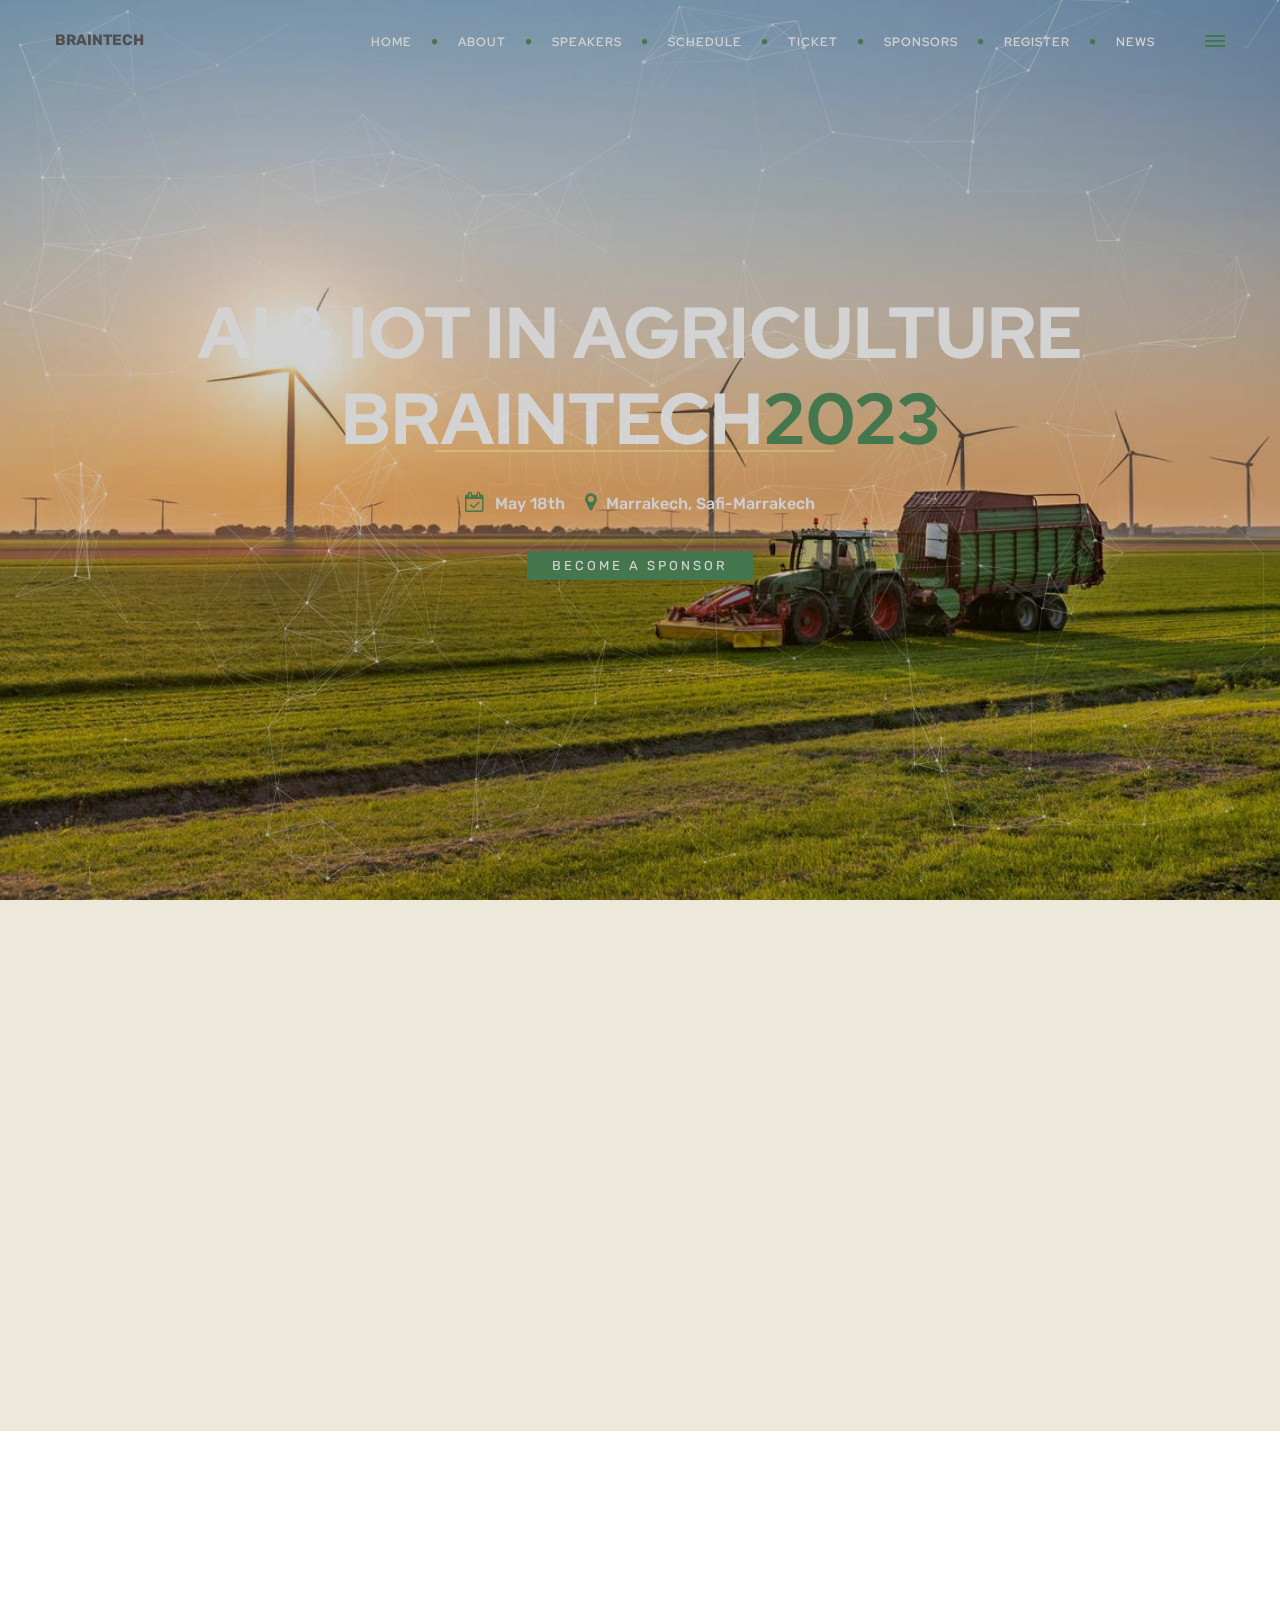
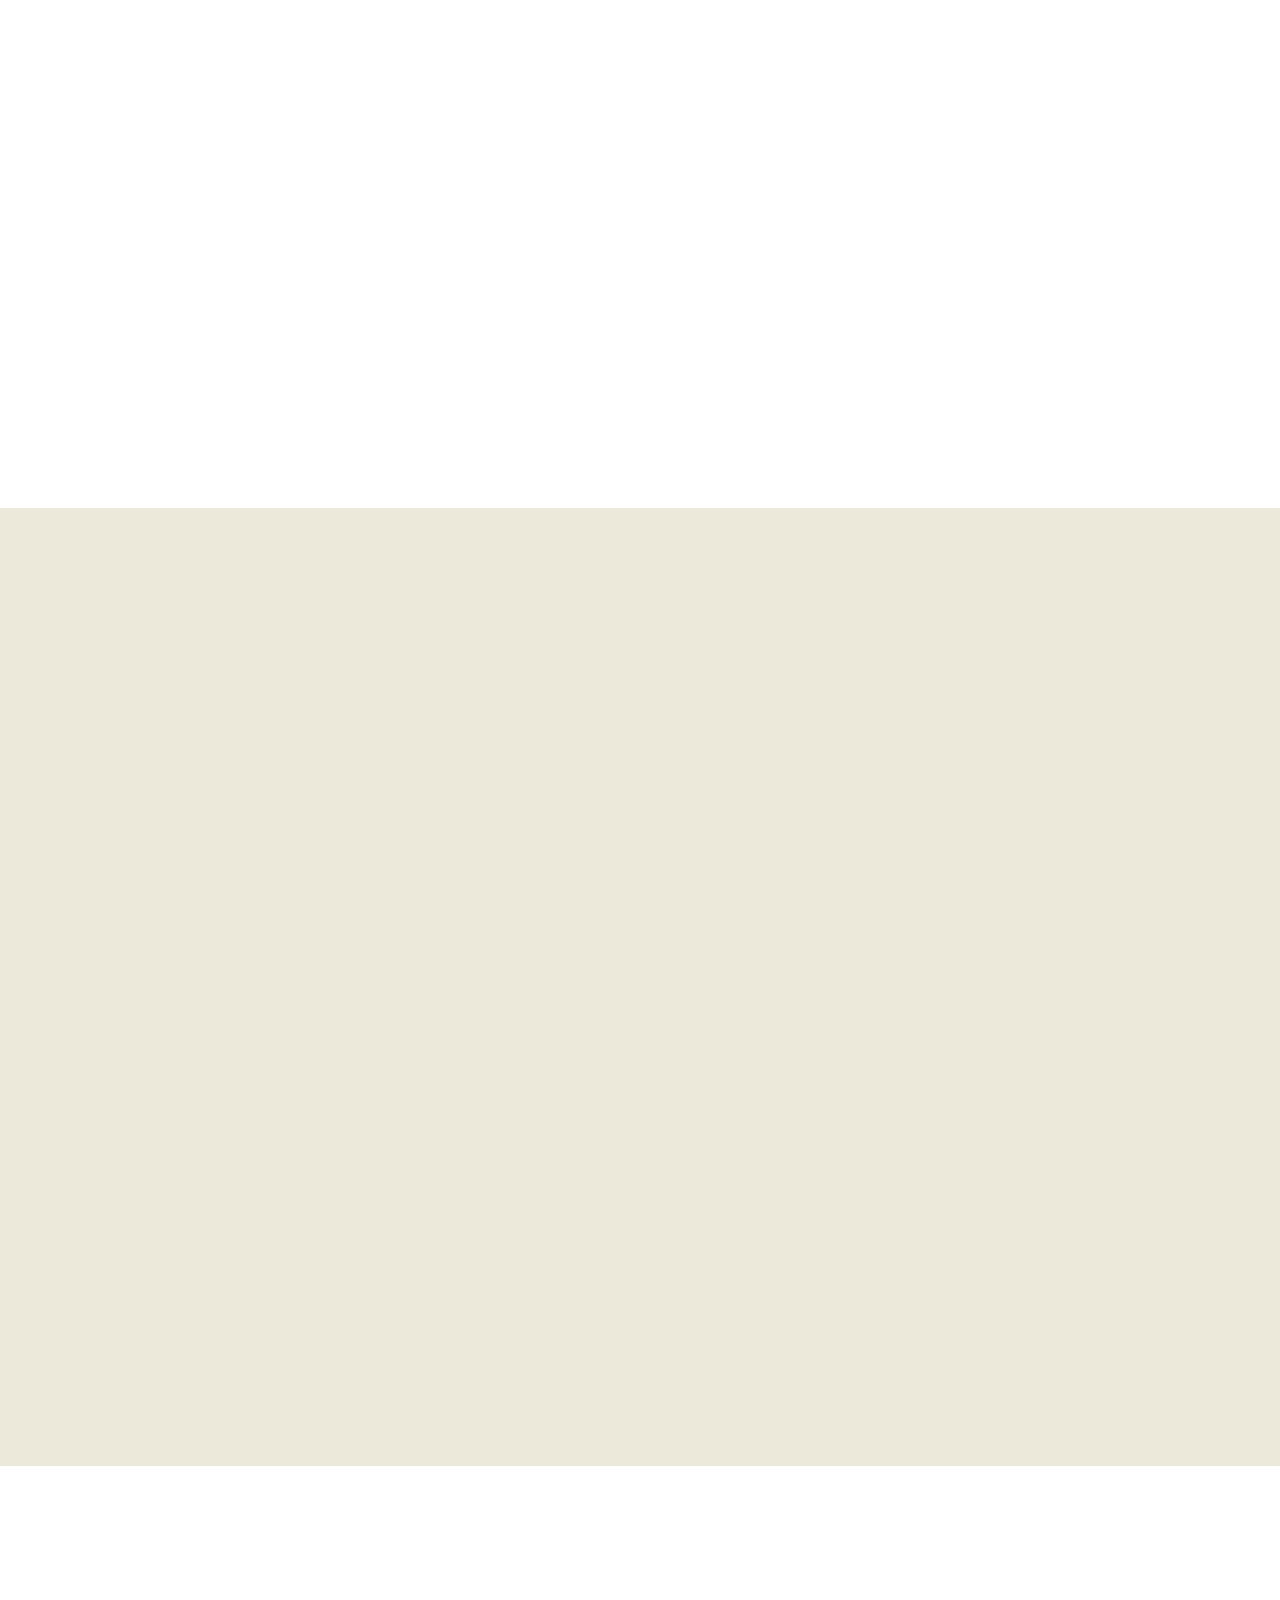
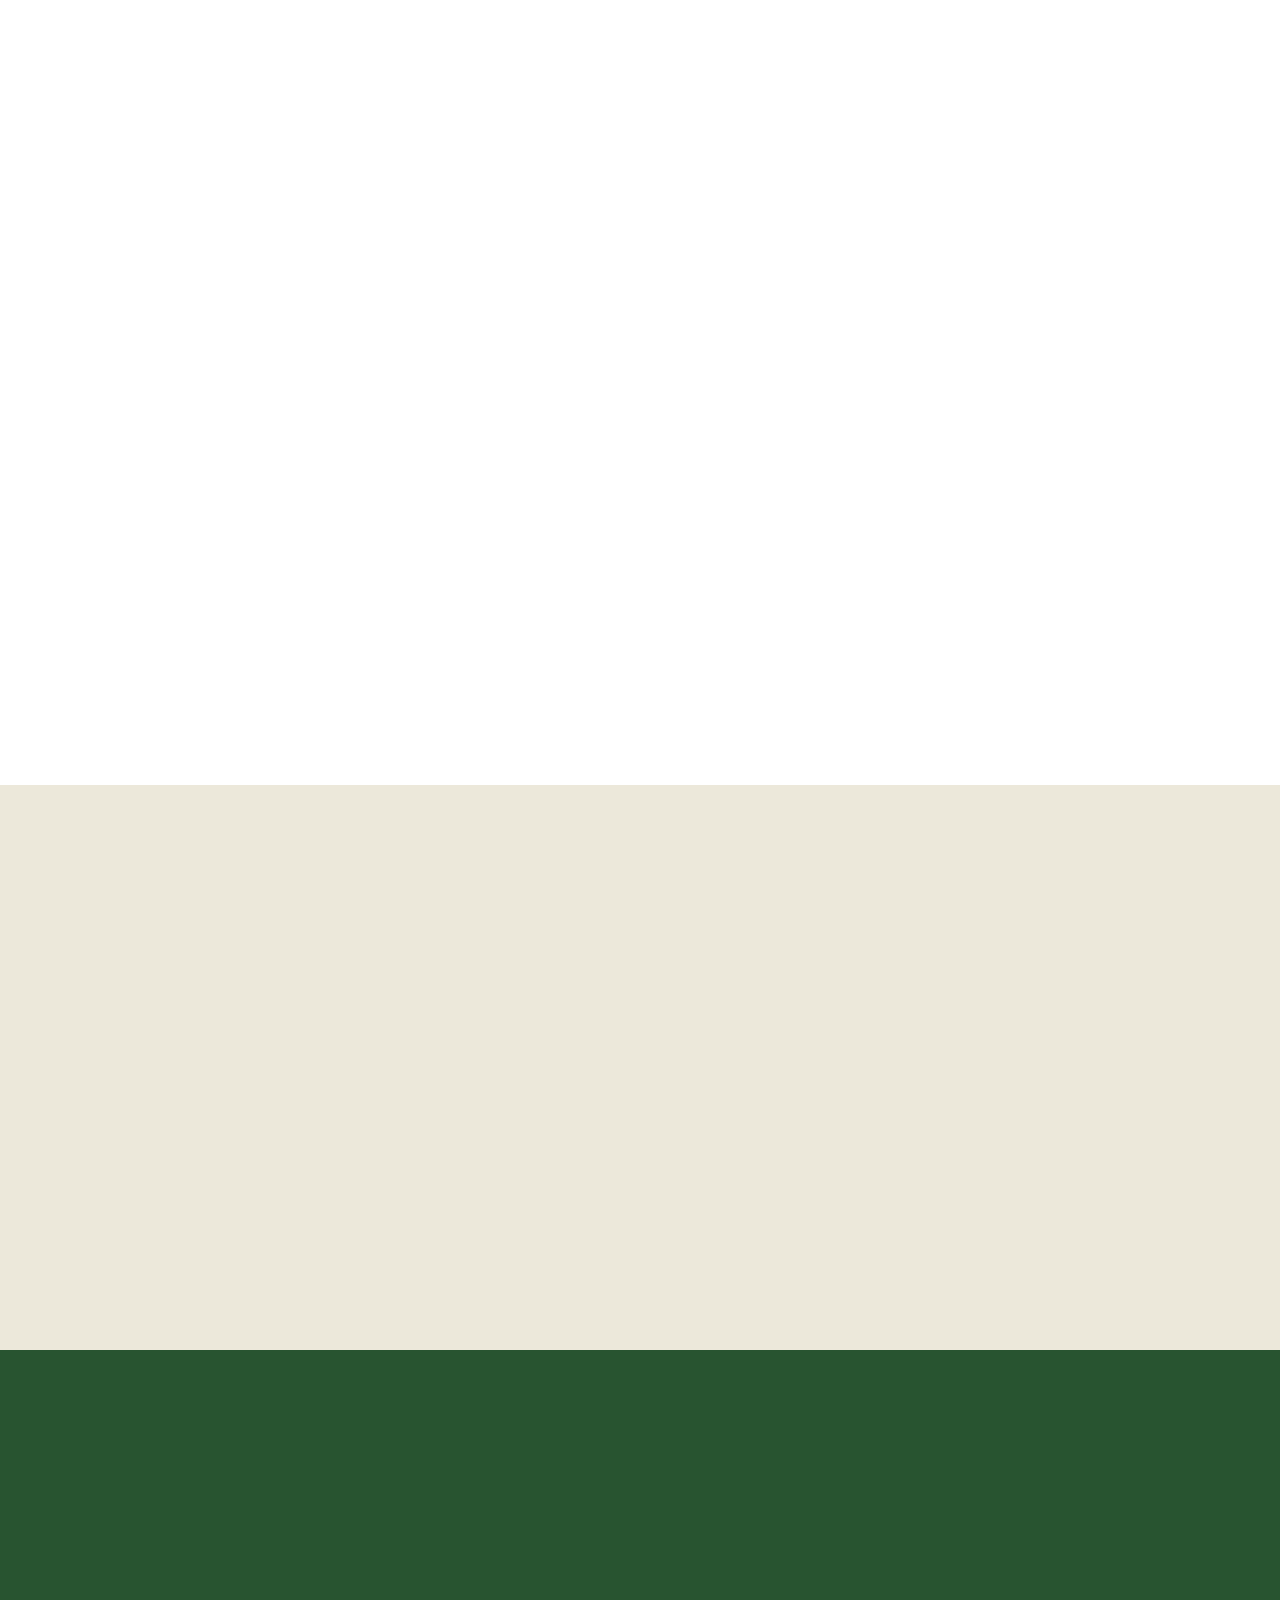
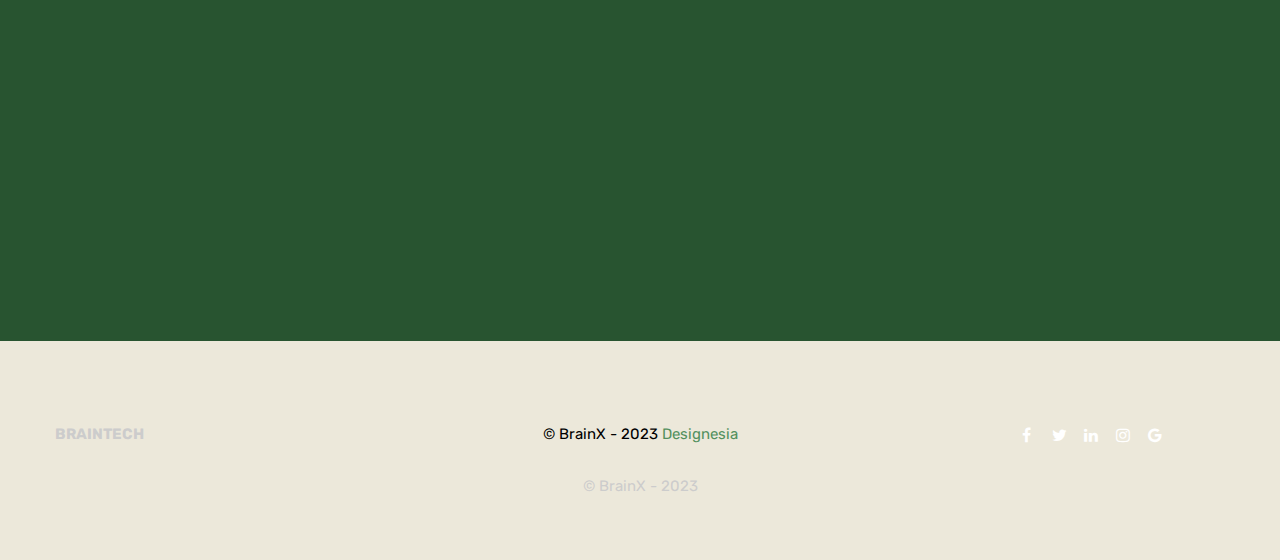
<file: index-event-particle.html>
<!DOCTYPE html>
<html lang="en">

<head>
    <meta charset="utf-8">
    <title>BRAINTECH</title>
    <meta name="viewport" content="width=device-width, initial-scale=1.0">
    <meta name="description" content="">
    <meta name="keywords" content="">
    <meta name="author" content="">


    <!--[if lt IE 9]>
	<script src="js/html5shiv.js"></script>
	<![endif]-->


    <!-- CSS Files
    ================================================== -->
    <link rel="stylesheet" href="css/bootstrap.css" type="text/css">
    <link rel="stylesheet" href="css/jpreloader.css" type="text/css">
    <link rel="stylesheet" href="css/animate.css" type="text/css">
    <link rel="stylesheet" href="css/plugin.css" type="text/css">
    <link rel="stylesheet" href="css/owl.carousel.css" type="text/css">
    <link rel="stylesheet" href="css/owl.theme.css" type="text/css">
    <link rel="stylesheet" href="css/owl.transitions.css" type="text/css">
    <link rel="stylesheet" href="css/magnific-popup.css" type="text/css">
    <link rel="stylesheet" href="css/jquery.countdown.css" type="text/css">
    <link rel="stylesheet" href="css/style.css" type="text/css">
	<link rel="stylesheet" href="css/twentytwenty.css" type="text/css">

    <!-- custom background -->
    <link rel="stylesheet" href="css/bg.css" type="text/css">

    <!-- color scheme -->
	<link rel="stylesheet" href="css/colors/main.css" type="text/css" id="colors">
    <link rel="stylesheet" href="css/color.css" type="text/css">

    <!-- load fonts -->
    <link rel="stylesheet" href="fonts/font-awesome/css/font-awesome.css" type="text/css">
    <link rel="stylesheet" href="fonts/elegant_font/HTML_CSS/style.css" type="text/css">
    <link rel="stylesheet" href="fonts/et-line-font/style.css" type="text/css">

	<!-- custom font -->
	<link rel="stylesheet" href="css/font-style.css" type="text/css">
</head>

<body id="homepage" class="de_light">

    <div id="wrapper">

        <!-- header begin -->
        <header class="transparent header-light">
            <div class="info">
                <div class="container">
                    <div class="row">
                        <div class="col-md-12">
                            <div class="column">Working Hours Monday - Friday <span class="id-color"><strong>08:00-16:00</strong></span></div>
                            <div class="column">Toll Free <span class="id-color"><strong>1800.899.900</strong></span></div>
                            <!-- social icons -->
                            <div class="column social">
                                <a href="#"><i class="fa fa-facebook"></i></a>
                                <a href="#"><i class="fa fa-twitter"></i></a>
                                <a href="#"><i class="fa fa-rss"></i></a>
                                <a href="#"><i class="fa fa-google-plus"></i></a>
                                <a href="#"><i class="fa fa-envelope-o"></i></a>
                            </div>
                            <!-- social icons close -->
                        </div>
                    </div>
                </div>
            </div>

            <div class="container">
                <div class="row" >
                    <div class="col-md-12">
                        <!-- logo begin -->
                        <div id="logo">
                            <a href="index.html">
                                <b>BRAINTECH</b>
                                <!-- <img class="logo" src="images-event/logo.png" alt=""> -->
                            </a>
                        </div>
                        <!-- logo close -->

                            <!-- small button begin -->
                            <span id="menu-btn"></span>
                            <!-- small button close -->

                            <div class="header-extra">
                                <div class="v-center">
                                    <span id="b-menu">
                                        <span></span>
                                        <span></span>
                                        <span></span>
                                    </span>
                                </div>
                            </div>

                            <!-- mainmenu begin -->
							<ul id="mainmenu" class="ms-2">
								<li><a href="#section-hero">Home<span></span></a></li>
								<li><a href="#section-about">About<span></span></a></li>
								<li><a href="#section-speakers">Speakers<span></span></a></li>
								<li><a href="#section-schedule">Schedule<span></span></a></li>
								<li><a href="#section-ticket">Ticket<span></span></a></li>
								<li><a href="#section-sponsors">Sponsors<span></span></a></li>
								<li><a href="#section-register">Register<span></span></a></li>
                                <li><a href="news.html">News<span></span></a></li>
							</ul>
							<!-- mainmenu close -->

                            

                    </div>
                    

                </div>
            </div>
        </header>
        <!-- header close -->


        <!-- content begin -->
        <div id="content" class="no-bottom no-top">
				
			<!-- parallax section -->
            <section id="section-hero"  class="full-height text-light" data-bgimage="url(images-event/bg/0x0.jpg) fixed top center" data-stellar-background-ratio=".2">
                <div id="particles-js"></div>
				<div class="center-y text-center">
					<div class="container">
						<div class="row">
							<div class="col-md-12">
								<!-- <div id="defaultCountdown" class="countdown-s1"></div> -->
								<div class="spacer-single"></div>
								<h1 class="title-3">
									AI & IOT IN AGRICULTURE<br>BRAINTECH<span class="id-color">2023</span>
								</h1>
								
								<div class="spacer-single"></div>
								<div class="d-lg-flex justify-content-center">
                                        <div class="h6 padding10 pt0 pb0"><i class="i_h3 fa fa-calendar-check-o id-color"></i>May 18th</div>
                                        <!-- <div class="h6 padding10 pt0 pb0"><i class="i_h3 fa fa-user id-color"></i>12 Speakers</div> -->
                                        <div class="h6 padding10 pt0 pb0"><i class="i_h3 fa fa-map-marker id-color"></i>Marrakech, Safi-Marrakech</div>
                                    </div>
								<div class="spacer-single"></div>
								
								<a href="#section-ticket" class="btn-custom text-white scroll-to">Become a Sponsor</a>
								<div class="spacer-double"></div>
							</div>
						</div>
					</div>
				</div>
            </section>
            <!-- section close -->
			
			<!-- <section id="section-about" data-bgimage="url(images-event/bg/digital-data.jpg) top left no-repeat"> -->
			<section id="section-about" data-bgcolor="#ECE8DA" >
				<!-- <div class="wm wm-border light wow fadeInDown">about</div> -->
                    <div class="container">
                        <div class="row align-items-center">
                            
                            <div class="col-lg-6 wow fadeInLeft" data-wow-delay="0s">
                                <h2>About The Event</h2>
                                <p>
                                    The use of Artificial Intelligence (AI) and Internet of Things (IoT) in the agriculture industry in
                                    Morocco is still in its early stages, but there are some notable initiatives underway. We as a club, we
                                    took the initiative to help developing this sector by organizing a competition that focuses on the
                                    application of AI and IoT in agriculture industry, so creating a fertile environment for innovation.
                                </p>
                                <!-- <p>
                                    At vero eos et accusamus et iusto odio dignissimos ducimus qui blanditiis praesentium voluptatum deleniti atque corrupti quos dolores et quas molestias excepturi sint occaecati cupiditate non provident, similique sunt in culpa qui officia deserunt mollitia animi, id est laborum et dolorum fuga. Et harum quidem rerum facilis est et expedita distinctio.
                                </p> -->
								
								<div class="spacer10"></div>
								
								<a href="#section-speakers" class="btn-custom font-weight-bold text-white sm-mb-30 scroll-to">More About AI & IOT</a>
                            </div>
							
							<div class="col-lg-6 mb-sm-30 text-center wow fadeInRight">
                                <div class="de-images">
                                    <!-- <img class="di-small wow fadeIn" style="object-fit: cover;"  src="images-event/misc/image2.jpg" alt="" /> -->
                                    <!-- <img class="di-small-2" style="object-fit: cover;" src="images-event/misc/ai_image2.jpg" alt="" /> -->
									<img class="img-fluid wow fadeInRight" style="object-fit: cover;" data-wow-delay=".25s" src="images-event/misc/IoT-in-Agriculture-1024x631.jpg" alt="" />
								</div>
                            </div>

                        </div>
                    </div>
                </section>
				
				
				<!-- section begin -->
            <!-- <section id="section-features" data-bgcolor="#285430"> -->
            <section id="section-features" data-bgimage="url(images-event/bg/farming-edited.jpg) fixed bottom" >
				<!-- <div class="wm wm-border dark wow fadeInDown ">features</div> -->
                <div class="container">
                    <div class="row">
                        <div class="col-md-6 offset-md-3 text-center wow fadeInUp">
                            <h1 class="text-white">Why you should Join The Event</h1>
                            <div class="separator"><span><i class="fa fa-square"></i></span></div>
                            <div class="spacer-single"></div>
                        </div>
                        
                        <div class="col-lg-4 wow fadeIn" data-wow-delay="0s">
                            <div class="box-number square">
                               <i class="bg-color hover-color-2 fa fa-microphone text-light"></i>
                                <div class="text">
                                    <h3 class="text-white"><span>World Class Speakers</span></h3>
                                    <p class="text-white">At vero eos et accusamus et iusto odio dignissimos ducimus qui blanditiis praesentium voluptatum deleniti atque.</p>
                                </div>
                            </div>
                        </div>

                        <div class="col-lg-4 wow fadeIn" data-wow-delay=".25s">
                            <div class="box-number square">
                                <i class="bg-color hover-color-2 fa fa-lightbulb-o text-light"></i>
                                <div class="text">
                                    <h3 class="text-white"><span>Best Experience</span></h3>
                                    <p class="text-white">At vero eos et accusamus et iusto odio dignissimos ducimus qui blanditiis praesentium voluptatum deleniti atque.</p>
                                </div>
                            </div>
                        </div>

                        <div class="col-lg-4 wow fadeIn" data-wow-delay=".5s">
                            <div class="box-number square">
                                <i class="bg-color hover-color-2 fa fa-sitemap text-light"></i>
                                <div class="text">
                                    <h3 class="text-white"><span>Networking</span></h3>
                                    <p class="text-white">At vero eos et accusamus et iusto odio dignissimos ducimus qui blanditiis praesentium voluptatum deleniti atque.</p>
                                </div>
                            </div>
                        </div>

                        <div class="spacer-single sm-hide"></div>

                        <div class="col-lg-4 wow fadeIn" data-wow-delay=".75s">
                            <div class="box-number square">
                                <i class="bg-color hover-color-2 fa fa-building text-light"></i>
                                <div class="text">
                                    <h3 class="text-white"><span>Modern Venue</span></h3>
                                    <p class="text-white">At vero eos et accusamus et iusto odio dignissimos ducimus qui blanditiis praesentium voluptatum deleniti atque.</p>
                                </div>
                            </div>
                        </div>

                        <div class="col-lg-4 wow fadeIn" data-wow-delay="1s">
                            <div class="box-number square">
                                <i class="bg-color hover-color-2  fa fa-users text-light"></i>
                                <div class="text">
                                    <h3 class="text-white"><span>New People</span></h3>
                                    <p class="text-white">At vero eos et accusamus et iusto odio dignissimos ducimus qui blanditiis praesentium voluptatum deleniti atque.</p>
                                </div>
                            </div>
                        </div>

                        <div class="col-lg-4 wow fadeIn" data-wow-delay="1.25s">
                            <div class="box-number square">
                                <i class="bg-color hover-color-2 fa fa-mortar-board text-light"></i>
                                <div class="text">
                                    <h3 class="text-white"><span>Certificates</span></h3>
                                    <p class="text-white">At vero eos et accusamus et iusto odio dignissimos ducimus qui blanditiis praesentium voluptatum deleniti atque.</p>
                                </div>
                            </div>
                        </div>
						

                    </div>
                </div>
            </section>
            <!-- section close -->
			
			<!-- section begin -->
            <section id="section-speakers" style="display:none;" class="text-light" data-bgimage="url(images-event/bg/1.jpg) fixed top center">
				<div class="wm wm-border dark wow fadeInDown">speakers</div>
                <div class="container">
                    <div class="row">
						<div class="col-md-6 offset-md-3 text-center wow fadeInUp">
                            <h1>The Speakers</h1>
                            <div class="separator"><span><i class="fa fa-square"></i></span></div>
                            <div class="spacer-single"></div>
                        </div>
						
						<div class="clearfix"></div>
                      
                       <div class="col-lg-3 col-md-6">
							<!-- team member -->
							<div class="de-team-list">
								<div class="team-pic">
									<img src="images-event/team/1.jpg" class="img-responsive" alt="" />
								</div>
								<div class="team-desc">
									<h3>John Smith</h3>
									<p class="lead">Expert Designer</p>
									<div class="small-border"></div>
									<p>Duis aute irure dolor in reprehenderit in voluptate velit esse cillum dolore eu fugiat.</p>

									<div class="social">
										<a href="#"><i class="fa fa-facebook fa-lg"></i></a>
										<a href="#"><i class="fa fa-twitter fa-lg"></i></a>
										<a href="#"><i class="fa fa-google-plus fa-lg"></i></a>
										<a href="#"><i class="fa fa-skype fa-lg"></i></a>
									</div>
								</div>
							</div>
							<!-- team close -->
						</div>
						
						<div class="col-lg-3 col-md-6">
							<!-- team member -->
							<div class="de-team-list">
								<div class="team-pic">
									<img src="images-event/team/2.jpg" class="img-responsive" alt="" />
								</div>
								<div class="team-desc">
									<h3>Michael Dennis</h3>
									<p class="lead">Expert Designer</p>
									<div class="small-border"></div>
									<p>Duis aute irure dolor in reprehenderit in voluptate velit esse cillum dolore eu fugiat.</p>

									<div class="social">
										<a href="#"><i class="fa fa-facebook fa-lg"></i></a>
										<a href="#"><i class="fa fa-twitter fa-lg"></i></a>
										<a href="#"><i class="fa fa-google-plus fa-lg"></i></a>
										<a href="#"><i class="fa fa-skype fa-lg"></i></a>
									</div>
								</div>
							</div>
							<!-- team close -->
						</div>
						
						<div class="col-lg-3 col-md-6">
							<!-- team member -->
							<div class="de-team-list">
								<div class="team-pic">
									<img src="images-event/team/3.jpg" class="img-responsive" alt="" />
								</div>
								<div class="team-desc">
									<h3>Sarah Michelle</h3>
									<p class="lead">Expert Designer</p>
									<div class="small-border"></div>
									<p>Duis aute irure dolor in reprehenderit in voluptate velit esse cillum dolore eu fugiat.</p>

									<div class="social">
										<a href="#"><i class="fa fa-facebook fa-lg"></i></a>
										<a href="#"><i class="fa fa-twitter fa-lg"></i></a>
										<a href="#"><i class="fa fa-google-plus fa-lg"></i></a>
										<a href="#"><i class="fa fa-skype fa-lg"></i></a>
									</div>
								</div>
							</div>
							<!-- team close -->
						</div>
						
						<div class="col-lg-3 col-md-6">
							<!-- team member -->
							<div class="de-team-list">
								<div class="team-pic">
									<img src="images-event/team/4.jpg" class="img-responsive" alt="" />
								</div>
								<div class="team-desc">
									<h3>Katty Wilson</h3>
									<p class="lead">Expert Designer</p>
									<div class="small-border"></div>
									<p>Duis aute irure dolor in reprehenderit in voluptate velit esse cillum dolore eu fugiat.</p>

									<div class="social">
										<a href="#"><i class="fa fa-facebook fa-lg"></i></a>
										<a href="#"><i class="fa fa-twitter fa-lg"></i></a>
										<a href="#"><i class="fa fa-google-plus fa-lg"></i></a>
										<a href="#"><i class="fa fa-skype fa-lg"></i></a>
									</div>
								</div>
							</div>
							<!-- team close -->
						</div>

						<div class="clearfix"></div>

                    </div>
                </div>
            </section>
            <!-- section close -->
			
			
			<!-- section begin -->
            <!-- <section id="section-schedule" aria-label="section-services-tab" data-bgimage="url(images-event/bg/6.jpg) top right no-repeat"> -->
            <section id="section-schedule" data-bgcolor="#ECE8DA" aria-label="section-services-tab">
                <!-- <div class="wm wm-border light wow fadeInDown ">schedule</div> -->
                <div class="container">
                    <div class="row">
                        <div class="col-md-6 offset-md-3 text-center wow fadeInUp">
                            <h1>Event Schedule</h1>
                            <div class="separator"><span><i class="fa fa-square"></i></span></div>
                            <div class="spacer-single"></div>
                        </div>

                        <div class="col-md-12 wow fadeInUp">
                            <div class="de_tab tab_style_4 text-center">
                                <ul class="de_nav de_nav_dark">
                                    <li class="active" data-link="#section-services-tab">
                                        <h3>March 20, 2021</h3>
                                        <!-- <h3>Day <span>01</span></h3>
                                        <h4>March 20, 2021</h4> -->
                                    </li>
                                    <!-- <li data-link="#section-services-tab">
                                        <h3>Day <span>02</span></h3>
                                        <h4>March 21, 2021</h4>
                                    </li>
                                    <li data-link="#section-services-tab">
                                        <h3>Day <span>03</span></h3>
                                        <h4>March 22, 2021</h4>
                                    </li>
                                    <li data-link="#section-services-tab">
                                        <h3>Day <span>04</span></h3>
                                        <h4>March 23, 2021</h4>
                                    </li>
                                    <li data-link="#section-services-tab">
                                        <h3>Day <span>05</span></h3>
                                        <h4>March 24, 2021</h4>
                                    </li> -->
                                </ul>

                                <div class="de_tab_content text-left">

                                    <div id="tab1" class="tab_single_content">
                                        <div class="row">
                                            <div class="col-md-12">
                                                <div class="schedule-listing">
                                                    <div class="schedule-item" >
                                                        <div class="sc-time">08:00 - 10:00 AM</div>
                                                        <!-- <div class="sc-pic">
                                                            <img src="images-event/team/1.jpg" class="img-circle" alt="">
                                                        </div>
                                                        <div class="sc-name">
                                                            <h4>John Smith</h4>
                                                            <span>Founder & CEO</span>
                                                        </div> -->
                                                        <div class="sc-info">
                                                            <h3>Introduction Creative Design</h3>
                                                            <p>In this session we will discuss about digital topics in detail. You need laptops and other tech support equipment. This session will last for 2 hours. So prepare yourself.</p>
                                                        </div>
                                                        <div class="clearfix"></div>
                                                    </div>
                                                </div>

                                                <div class="schedule-listing">
                                                    <div class="schedule-item">
                                                        <div class="sc-time">12:00 - 14:00 PM</div>
                                                        <!-- <div class="sc-pic">
                                                            <img src="images-event/team/2.jpg" class="img-circle" alt="">
                                                        </div>
                                                        <div class="sc-name">
                                                            <h4>Michael Dennis</h4>
                                                            <span>Founder & CEO</span>
                                                        </div> -->
                                                        <div class="sc-info">
                                                            <h3>Getting Started With Creative Design</h3>
                                                            <p>In this session we will discuss about digital topics in detail. You need laptops and other tech support equipment. This session will last for 2 hours. So prepare yourself.</p>
                                                        </div>
                                                        <div class="clearfix"></div>
                                                    </div>
                                                </div>

                                                <div class="schedule-listing">
                                                    <div class="schedule-item">
                                                        <div class="sc-time">16:00 - 18:00 PM</div>
                                                        <!-- <div class="sc-pic">
                                                            <img src="images-event/team/3.jpg" class="img-circle" alt="">
                                                        </div>
                                                        <div class="sc-name">
                                                            <h4>Sarah Michelle</h4>
                                                            <span>Founder & CEO</span>
                                                        </div> -->
                                                        <div class="sc-info">
                                                            <h3>Prepare Your Design Concept</h3>
                                                            <p>In this session we will discuss about digital topics in detail. You need laptops and other tech support equipment. This session will last for 2 hours. So prepare yourself.</p>
                                                        </div>
                                                        <div class="clearfix"></div>
                                                    </div>
                                                </div>

                                                <div class="schedule-listing">
                                                    <div class="schedule-item">
                                                        <div class="sc-time">20:00 - 22:00 PM</div>
                                                        <!-- <div class="sc-pic">
                                                            <img src="images-event/team/4.jpg" class="img-circle" alt="">
                                                        </div>
                                                        <div class="sc-name">
                                                            <h4>Katty Wilson</h4>
                                                            <span>Founder & CEO</span>
                                                        </div> -->
                                                        <div class="sc-info">
                                                            <h3>Creative Design Implementation Basic</h3>
                                                            <p>In this session we will discuss about digital topics in detail. You need laptops and other tech support equipment. This session will last for 2 hours. So prepare yourself.</p>
                                                        </div>
                                                        <div class="clearfix"></div>
                                                    </div>
                                                </div>
                                            </div>
                                        </div>
                                    </div>

                                </div>
                            </div>
                        </div>
                    </div>
                </div>
            </section>
            <!-- section close -->
			
			<!-- section begin -->
            <section id="section-ticket" class="text-light" data-bgimage="url(images-event/bg/travis-essinger-unsplash-edited2.jpg) fixed bottom center">
            <!-- <section id="section-ticket" class="text-light" data-bgimage="url(images-event/bg/7037437.jpg) fixed top"> -->
                <!-- <div class="wm wm-border dark wow fadeInDown">Tiers</div> -->
				<div class="container">
                    <div class="row">
						<div class="col-md-6 offset-md-3 text-center wow fadeInUp">
                            <h1>Sponsorship Tiers</h1>
                            <div class="separator"><span><i class="fa fa-square"></i></span></div>
                            <div class="spacer-single"></div>
                        </div>

                        <div class="col-lg-4 col-md-6">
                            <div class="pricing-s1 mb30 wow fadeInUp">
                                <div class="top">
                                    <!-- <h2><b>Day Pass</b></h2> -->
                                    <p class="price"><b>Silver</b></p>
                                    <!-- <h2>Day Pass</h2> -->
                                    <!-- <p class="price"><span class="currency id-color">$</span> <b>49.99</b></p> -->
                                </div>
                                <div class="bottom">
                                    <ul>
                                        <li><i class="icon_check_alt2"></i>Conference Tickets</li>
                                        <li><i class="icon_check_alt2"></i>Free Lunch Nad Coffee</li>
                                        <li><i class="icon_check_alt2"></i>Certificates</li>
                                        <li><i class="icon_close_alt2"></i>Private Access</li>
                                        <li><i class="icon_close_alt2"></i>Experts Contacts</li>
                                    </ul>
                                    <a href="" class="btn btn-custom text-white">Buy Ticket</a>
                                </div>
								<div class="ps1-deco"></div>
                            </div>
                        </div>
                        <div class="col-lg-4 col-md-6">
                            <div class="pricing-s1 mb30 wow fadeInUp">
                                <!-- <div class="ribbon color-2 text-white">Recommend</div> -->
                                <div class="top">
                                    <p class="price"><b>Gold</b></p>
                                    <!-- <h2>Full Pass</h2>
                                    <p class="price"><span class="currency id-color">$</span> <b>79.99</b></p> -->
                                </div>
                                <div class="bottom">
                                    <ul>
                                        <li><i class="icon_check_alt2"></i>Conference Tickets</li>
                                        <li><i class="icon_check_alt2"></i>Free Lunch Nad Coffee</li>
                                        <li><i class="icon_check_alt2"></i>Certificates</li>
                                        <li><i class="icon_check_alt2"></i>Private Access</li>
                                        <li><i class="icon_close_alt2"></i>Experts Contacts</li>
                                    </ul>
                                    <a href="" class="btn btn-custom text-white">Buy Ticket</a>
                                </div>
								<div class="ps1-deco"></div>
                            </div>
                        </div>
                        <div class="col-lg-4 col-md-6">
                            <div class="pricing-s1 mb30 wow fadeInUp">
                                <div class="top">
                                    <p class="price"><b>Platinum</b></p>
                                    <!-- <h2>Group Pass</h2>
                                    <p class="price"><span class="currency id-color">$</span> <b>139.99</b></p> -->
                                </div>
                                <div class="bottom">
                                    <ul>
                                        <li><i class="icon_check_alt2"></i>Conference Tickets</li>
                                        <li><i class="icon_check_alt2"></i>Free Lunch Nad Coffee</li>
                                        <li><i class="icon_check_alt2"></i>Certificates</li>
                                        <li><i class="icon_check_alt2"></i>Private Access</li>
                                        <li><i class="icon_check_alt2"></i>Experts Contacts</li>
                                    </ul>
                                    <a href="" class="btn btn-custom text-white">Buy Ticket</a>
                                </div>
								<div class="ps1-deco"></div>
                            </div>
                        </div>
                       
                    </div>
                </div>
            </section>
            <!-- section close -->
			
			<!-- section begin -->
            <!-- <section id="section-sponsors" data-bgimage="url(images-event/bg/5.jpg) top right no-repeat">
                <div class="wm wm-border light wow fadeInDown ">sponsors</div>
                <div class="container">
                    <div class="row">
                        <div class="col-md-6 offset-md-3 text-center wow fadeInUp">
                            <h1>Official Sponsors</h1>
                            <div class="separator"><span><i class="fa fa-square"></i></span></div>
                            <div class="spacer-single"></div>
                        </div>

                        <div class="col-md-12 text-center">
                            <h3>Gold Sponsors</h3>
                            <div class="spacer-single"></div>
                            <img src="images-event/logo/1.png" alt="" class="grey-hover">
                            <img src="images-event/logo/2.png" alt="" class="grey-hover">
                            <img src="images-event/logo/3.png" alt="" class="grey-hover">
							<img src="images-event/logo/4.png" alt="" class="grey-hover">
                            <div class="spacer-double"></div>

                            <h3>Silver Sponsors</h3>
                            <div class="spacer-single"></div>
                            <img src="images-event/logo/5.png" alt="" class="grey-hover">
                            <img src="images-event/logo/6.png" alt="" class="grey-hover">
                            <img src="images-event/logo/7.png" alt="" class="grey-hover">
                            <img src="images-event/logo/8.png" alt="" class="grey-hover">
                        </div>
                    </div>
                </div>
            </section> -->
            <!-- section close -->
			
			<!-- section begin -->
            <section id="section-testimonials" data-bgcolor="#ECE8DA" aria-label="section">
				<!-- <div class="wm wm-border light wow fadeInDown">testimonials</div> -->
                <div class="container">
                    <div class="row">

                        <div class="col-md-8 offset-md-2">
                            
							<div id="testimonial-carousel-single" class="owl-carousel owl-theme wow fadeInUp">
								<blockquote class="testimonial-big">
									<span class="title">I've got lot experiences!</span>
									I'm always impressed with the event. Lorem ipsum dolor sit amet, consectetur adipisicing elit, sed do eiusmod tempor incididunt ut labore et dolore magna aliqua. Ut enim ad minim veniam, quis nostrud exercitation ullamco laboris nisi ut aliquip.

									<span class="name">John, Customer</span>
								</blockquote>
								
								<blockquote class="testimonial-big">
									<span class="title">Exceeded my expectations!</span>
									Just wow! I'm always impressed with the event. Lorem ipsum dolor sit amet, consectetur adipisicing elit, sed do eiusmod tempor incididunt ut labore et dolore magna aliqua. Ut enim ad minim veniam, quis nostrud exercitation ullamco.

									<span class="name">Sandra, Customer</span>
								</blockquote>
								
								<blockquote class="testimonial-big">
									<span class="title">Better than I think!</span>
									I'm always impressed with the event. Lorem ipsum dolor sit amet, consectetur adipisicing elit, sed do eiusmod tempor incididunt ut labore et dolore magna aliqua. Ut enim ad minim veniam, quis nostrud exercitation ullamco laboris nisi ut aliquip.

									<span class="name">Michael, Customer</span>
								</blockquote>
							</div>
							
                        </div>

                    </div>
					
                </div>
            </section>
            <!-- section close -->
			
			<!-- section begin -->
            <section id="section-portfolio" style="display: none;" class="no-top no-bottom" aria-label="section">       
                <h1 class="p-4">I've got lot experiences!</h1>         
                <div id="gallery" class="gallery zoom-gallery full-gallery de-gallery pf_full_width wow fadeInUp" data-wow-delay=".3s">

                    <!-- gallery item -->
                    <div class="item residential">
                        <div class="picframe">
                            <a href="images-event/portfolio/1.jpg" title="View Details">
                                <span class="overlay">
                                    <span class="pf_text">
                                        <span class="project-name">View Image</span>
                                    </span>
                                </span>
                                <img src="images-event/portfolio/1.jpg" alt="" />
                            </a>
                        </div>
                    </div>
                    <!-- close gallery item -->

                    <!-- gallery item -->
                    <div class="item hospitaly">
                        <div class="picframe">
                            <a href="images-event/portfolio/2.jpg" title="View Details">
                                <span class="overlay">
                                    <span class="pf_text">
                                        <span class="project-name">View Image</span>
                                    </span>
                                </span>
                                <img src="images-event/portfolio/2.jpg" alt="" />
                            </a>
                        </div>
                    </div>
                    <!-- close gallery item -->

                    <!-- gallery item -->
                    <div class="item hospitaly">
                        <div class="picframe">
                            <a href="images-event/portfolio/3.jpg" title="View Details">
                                <span class="overlay">
                                    <span class="pf_text">
                                        <span class="project-name">View Image</span>
                                    </span>
                                </span>
                                <img src="images-event/portfolio/3.jpg" alt="" />
                            </a>
                        </div>
                    </div>
                    <!-- close gallery item -->

                    <!-- gallery item -->
                    <div class="item residential">
                        <div class="picframe">
                            <a href="images-event/portfolio/4.jpg" title="View Details">
                                <span class="overlay">
                                    <span class="pf_text">
                                        <span class="project-name">View Image</span>
                                    </span>
                                </span>
                                <img src="images-event/portfolio/4.jpg" alt="" />
                            </a>
                        </div>
                    </div>
                    <!-- close gallery item -->
                </div>             
            </section>
            <!-- section close -->
			
			<!-- section begin -->
            <section id="section-register" class="text-light" data-bgcolor="#285430">
            <!-- <section id="section-register" class="text-light" data-bgimage="url(images-event/bg/image1-edited.jpg) fixed bottom center"> -->
                <!-- <div class="wm wm-border dark wow fadeInDown">Contact Us</div> -->
				<div class="container">
                    <div class="row">
						<div class="col-md-6 offset-md-3 text-center wow fadeInUp">
                            <h1>Contact us for more information</h1>
                            <div class="separator"><span><i class="fa fa-square"></i></span></div>
                            <div class="spacer-single"></div>
                        </div>

                        <div class="col-md-8 offset-md-2 wow fadeInUp">
                            <form name="contactForm" id='contact_form' method="post" action='email.php'>
                                <div class="row">
                                    <div class="col-md-6">
                                        <div id='name_error' class='error'>Please enter your name.</div>
                                        <div>
                                            <input type='text' name='name' id='name' class="form-control" placeholder="Your Name">
                                        </div>

                                        <div id='email_error' class='error'>Please enter your valid E-mail ID.</div>
                                        <div>
                                            <input type='text' name='email' id='email' class="form-control" placeholder="Your Email">
                                        </div>

                                        <div id='phone_error' class='error'>Please enter your phone number.</div>
                                        <div>
                                            <input type='text' name='phone' id='phone' class="form-control" placeholder="Your Phone">
                                        </div>
                                    </div>
                                    <div class="col-md-6">
                                        <div id='message_error' class='error'>Please enter your message.</div>
                                        <div>
                                            <textarea name='message' id='message' class="form-control" placeholder="Additional Message"></textarea>
                                        </div>
                                    </div>

                                    <div class="col-md-12 text-center">
                                        <p id='submit'>
                                            <input type='submit' id='send_message' value='Register Now' class="btn btn-line">
                                        </p>
                                        <div id='mail_success' class='success'>Your message has been sent successfully.</div>
                                        <div id='mail_fail' class='error'>Sorry, error occured this time sending your message.</div>
                                    </div>
                                </div>
                            </form>
                        </div>


                    </div>
                </div>

            </section>
            <!-- section close -->
			
			<!-- section begin -->
            <!-- <section id="call-to-action" class="gradient-to-right text-light call-to-action" aria-label="cta">
                <div class="container">
                    <div class="row align-items-center">
                        <div class="col-lg-8 col-md-7">
                            <h3 class="size-2 no-margin">Get your seat before the price goes up</h3>
                        </div>

                        <div class="col-lg-4 col-md-5 text-right">
                            <a href="#section-ticket" class="btn-custom text-white scroll-to">Get Ticket</a>
                        </div>
                    </div>
                </div>
            </section> -->
            <!-- logo carousel section close -->
			
			<!-- <section id="section-fun-facts" class="text-light" data-bgimage="url(images-event/bg/3.jpg) fixed top">
                    <div class="container">
						<div class="row">
                            <div class="col-md-3 col-xs-6 wow fadeIn" data-wow-delay=".5s">
                                <div class="de_count" >
                                    <i class="icon_id-2 id-color-2"></i>
                                    <h3>8800</h3>
                                    <span class="text-white">Participants</span>
                                </div>
                            </div>

                            <div class="col-md-3 col-xs-6 wow fadeIn" data-wow-delay=".5s">
                                <div class="de_count">
                                    <i class="icon_easel id-color-2"></i>
                                    <h3>300</h3>
                                    <span class="text-white">Topics</span>
                                </div>
                            </div>

                            <div class="col-md-3 col-xs-6 wow fadeIn" data-wow-delay=".5s">
                                <div class="de_count">
                                    <i class="icon_headphones id-color-2"></i>
                                    <h3>50</h3>
                                    <span class="text-white">Speakers</span>
                                </div>
                            </div>

                            <div class="col-md-3 col-xs-6 wow fadeIn" data-wow-delay=".5s">
                                <div class="de_count">
                                    <i class="icon_globe id-color-2"></i>
                                    <h3>20</h3>
                                    <span class="text-white">Awards</span>
                                </div>
                            </div>
                        </div>
                    </div>
                </section> -->


            <!-- footer begin -->
        <footer class="style-2" data-bgcolor="#ECE8DA">
            <div class="container">
                <div class="row align-items-middle">
                    <div class="col-md-3">
                        <b>BRAINTECH</b>
                        <!-- <img src="images-event/logo.png" class="logo-small" alt=""><br> -->
                    </div>

                    <div class="col-md-6 text-center" style="color:#000000;">
                        &copy; BrainX - 2023 <span class="id-color">Designesia</span>
                    </div>

                    <div class="col-md-3 text-center ">
                        <div class="social-icons">
                            <a href="#"><i class="fa fa-facebook fa-lg"></i></a>
                            <a href="#"><i class="fa fa-twitter fa-lg"></i></a>
                            <a href="#"><i class="fa fa-linkedin fa-lg"></i></a>
                            <a href="#"><i class="fa fa-instagram fa-lg"></i></a>
                            <a href="#"><i class="fa fa-google fa-lg"></i></a>
                            <!-- <a href="#"><i class="fa fa-rss fa-lg"></i></a> -->
                            <!-- <a href="#"><i class="fa fa-google-plus fa-lg"></i></a> -->
                            <!-- <a href="#"><i class="fa fa-skype fa-lg"></i></a> -->
                            <!-- <a href="#"><i class="fa fa-dribbble fa-lg"></i></a> -->
                        </div>
                    </div>
                </div>
                <div class="row text-center justify-content-md-center">
                    <div class="pt-4 ">
                        &copy; BrainX - 2023
                    </div>
                </div>
            </div>


            <a href="#" id="back-to-top" class="custom-1"></a>
        </footer>
        <!-- footer close -->
        </div>
    </div>

    
    <div id="de-extra-wrap" class="de_light">
        <span id="b-menu-close">
            <span></span>
            <span></span>
        </span>
        <div class="de-extra-content">
            <h3>Information</h3>
            <p>
                Sed ut perspiciatis unde omnis iste natus error sit voluptatem accusantium doloremque laudantium, totam rem aperiam, eaque ipsa quae ab illo inventore veritatis et quasi architecto beatae vitae dicta sunt explicabo.
            </p>

            <div class="spacer10"></div>
            
            <div class="p-4 border">
                <div class="text-center">
                    <h1>485 of 1000</h1>
                   <p>Seats available</p>
                    <a href="#section-ticket" class="btn-custom btn-fullwidth text-white scroll-to">Get Your Ticket</a>
                </div>
            </div>

            <div class="spacer-single"></div>

            <h3>Where &amp; When?</h3>
            <div class="h6 padding10 pt0 pb0"><i class="i_h3 fa fa-calendar-check-o id-color"></i>March 20th to 25th</div>
            <div class="h6 padding10 pt0 pb0"><i class="i_h3 fa fa-map-marker id-color"></i>Palo Alto, California</div>
            <div class="h6 padding10 pt0 pb0"><i class="i_h3 fa fa-phone id-color"></i>1 200 300 9000</div>
            <div class="h6 padding10 pt0 pb0"><i class="i_h3 fa fa-envelope-o id-color"></i>info@exhibiztheme.com</div>
        </div>
    </div>
    <div id="de-overlay"></div>

    <!-- Javascript Files
    ================================================== -->
    <script src="js/jquery.min.js"></script>
    <script src="js/jpreLoader.js"></script>
    <script src="js/bootstrap.min.js"></script>
    <script src="js/jquery.isotope.min.js"></script>
    <script src="js/easing.js"></script>
    <script src="js/jquery.flexslider-min.js"></script>
    <script src="js/jquery.scrollto.js"></script>
    <script src="js/owl.carousel.js"></script>
    <script src="js/jquery.countTo.js"></script>
    <script src="js/video.resize.js"></script>
    <script src="js/validation.js"></script>
    <script src="js/wow.min.js"></script>
    <script src="js/jquery.magnific-popup.min.js"></script>
    <script src="js/jquery.stellar.min.js"></script>
	<script src="js/enquire.min.js"></script>	
    <script src="js/designesia.js"></script>	
	<script src="js/jquery.event.move.js"></script>
	<script src="js/jquery.plugin.js"></script>
    <script src="js/jquery.countdown.js"></script>
    <script src="js/countdown-custom.js"></script>
	<script src="js/particles.js"></script>
    <script src="js/particles-settings.js"></script>
    <script src="js/jquery.twentytwenty.js"></script>	

    
	
	<script>
    $(window).on("load", function(){
      $(".twentytwenty-container[data-orientation!='vertical']").twentytwenty({default_offset_pct: 0.7});
      $(".twentytwenty-container[data-orientation='vertical']").twentytwenty({default_offset_pct: 0.3, orientation: 'vertical'});
    });
    </script>


</body>

</html>
</file>
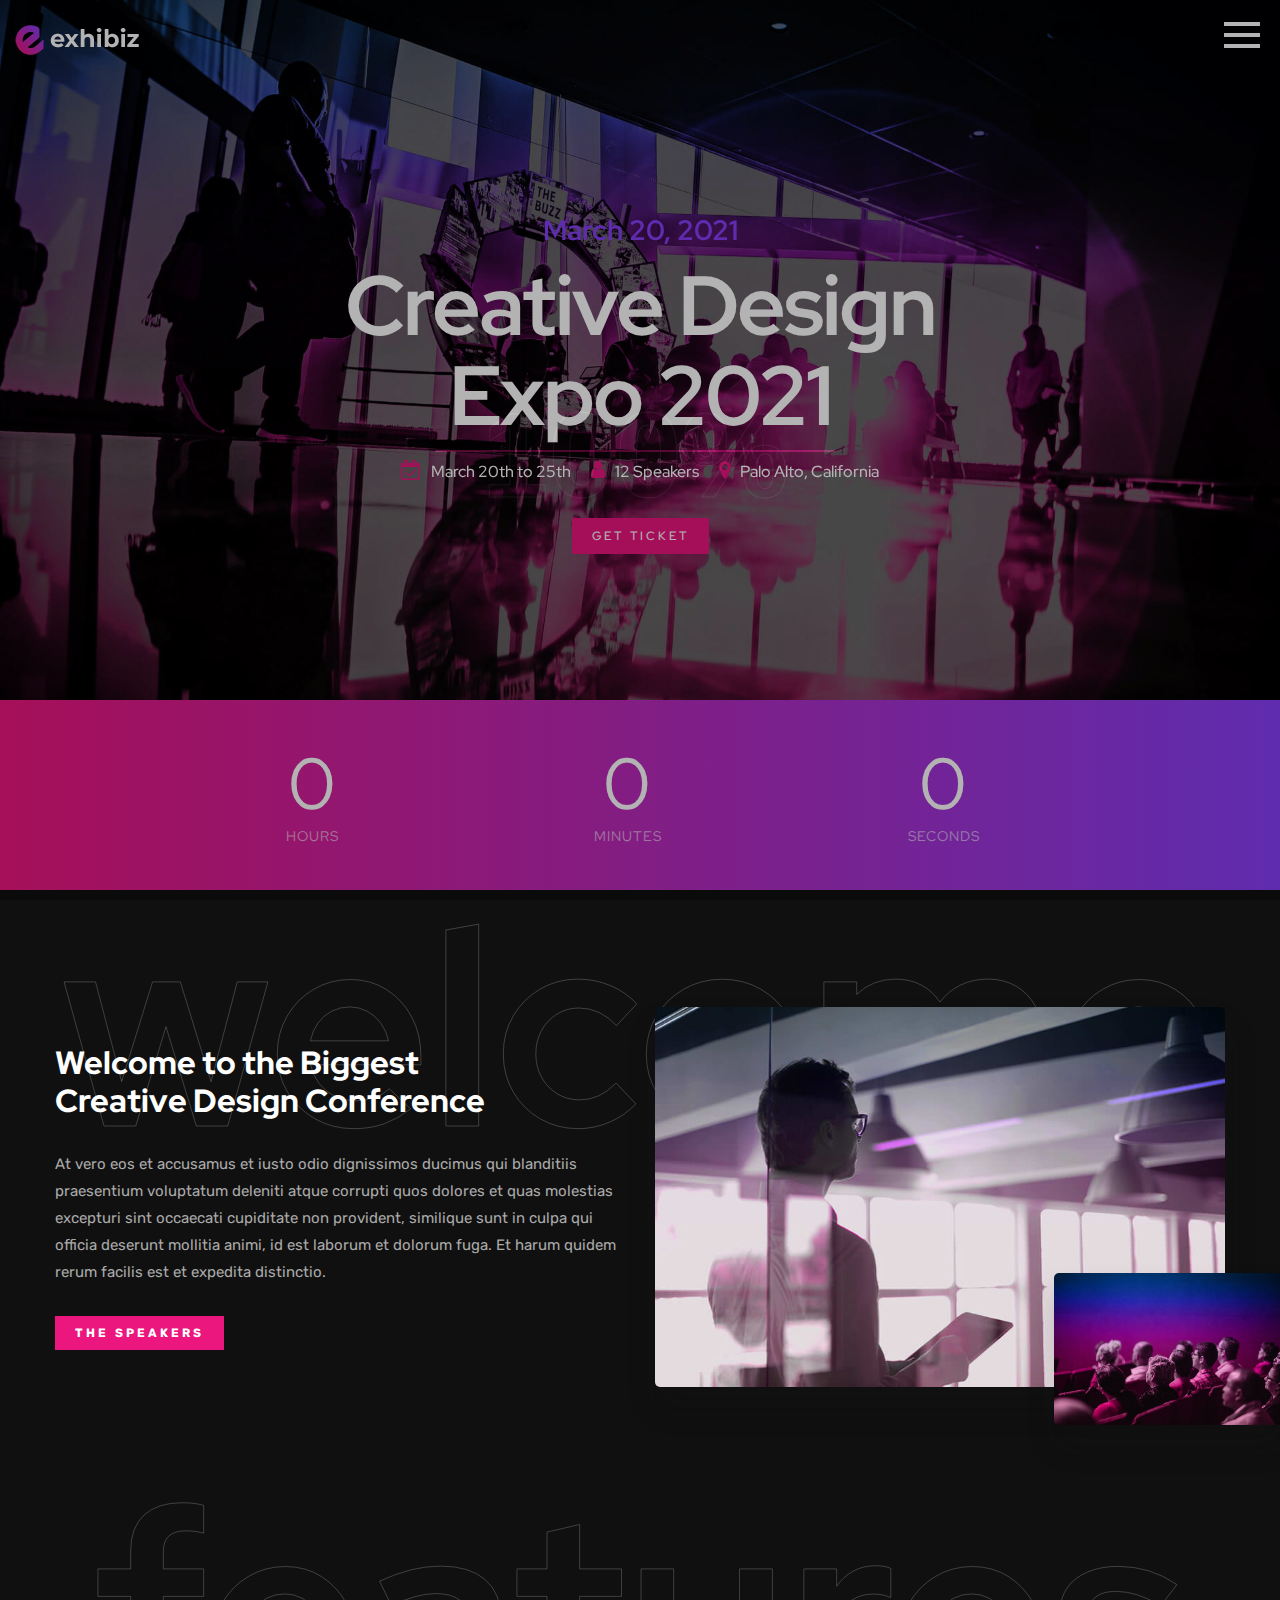
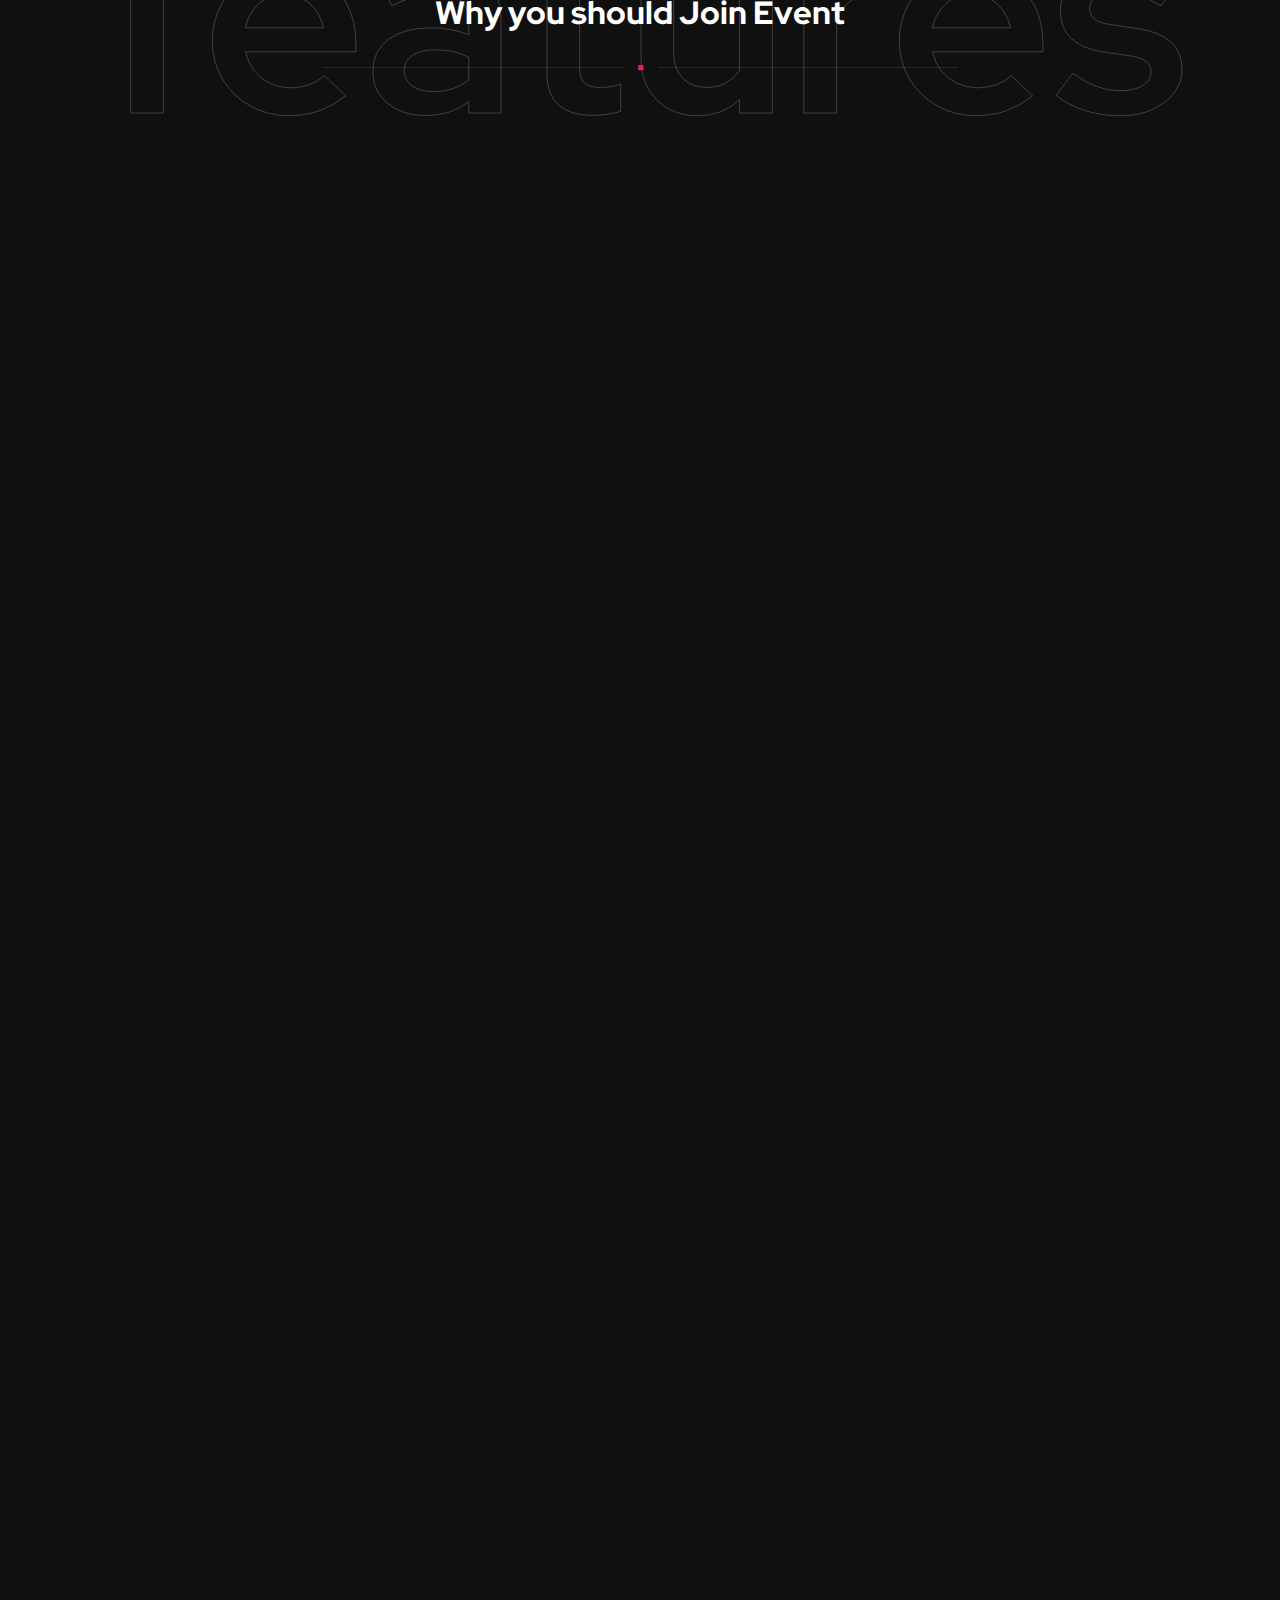
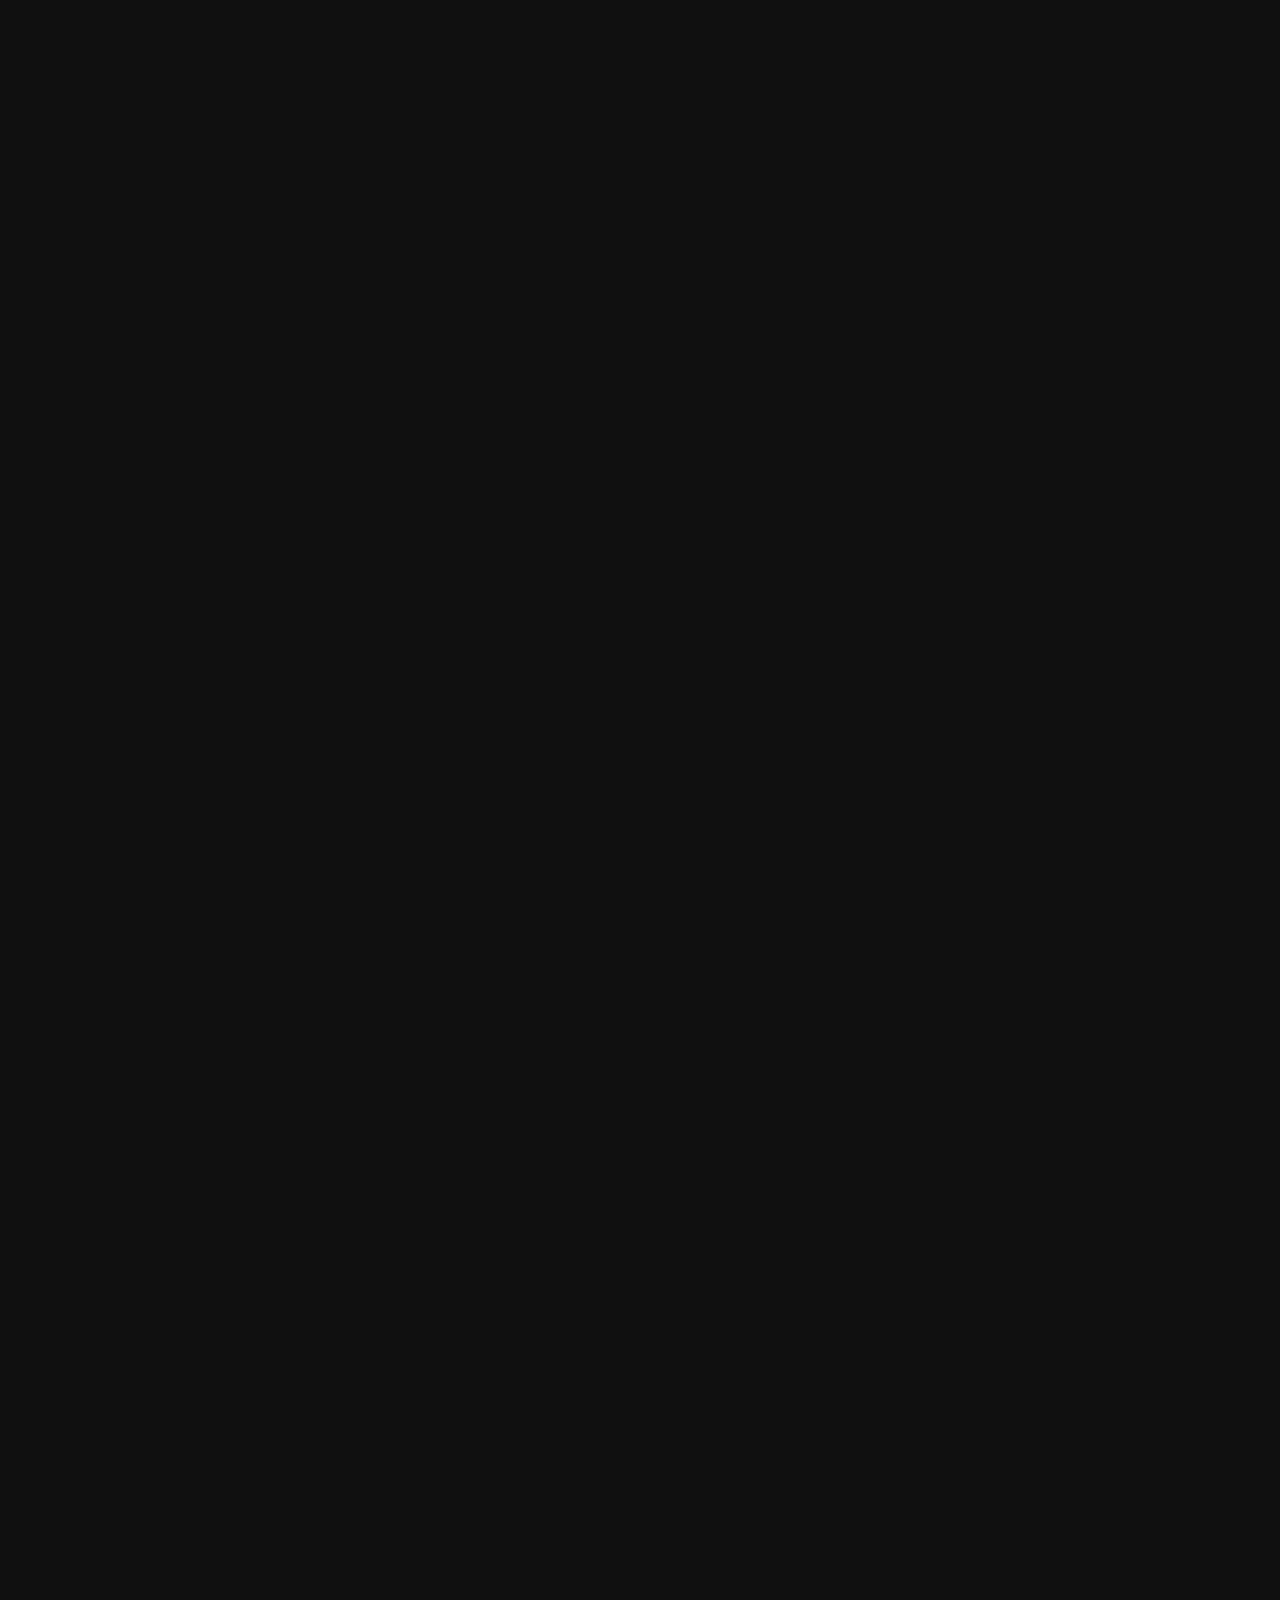
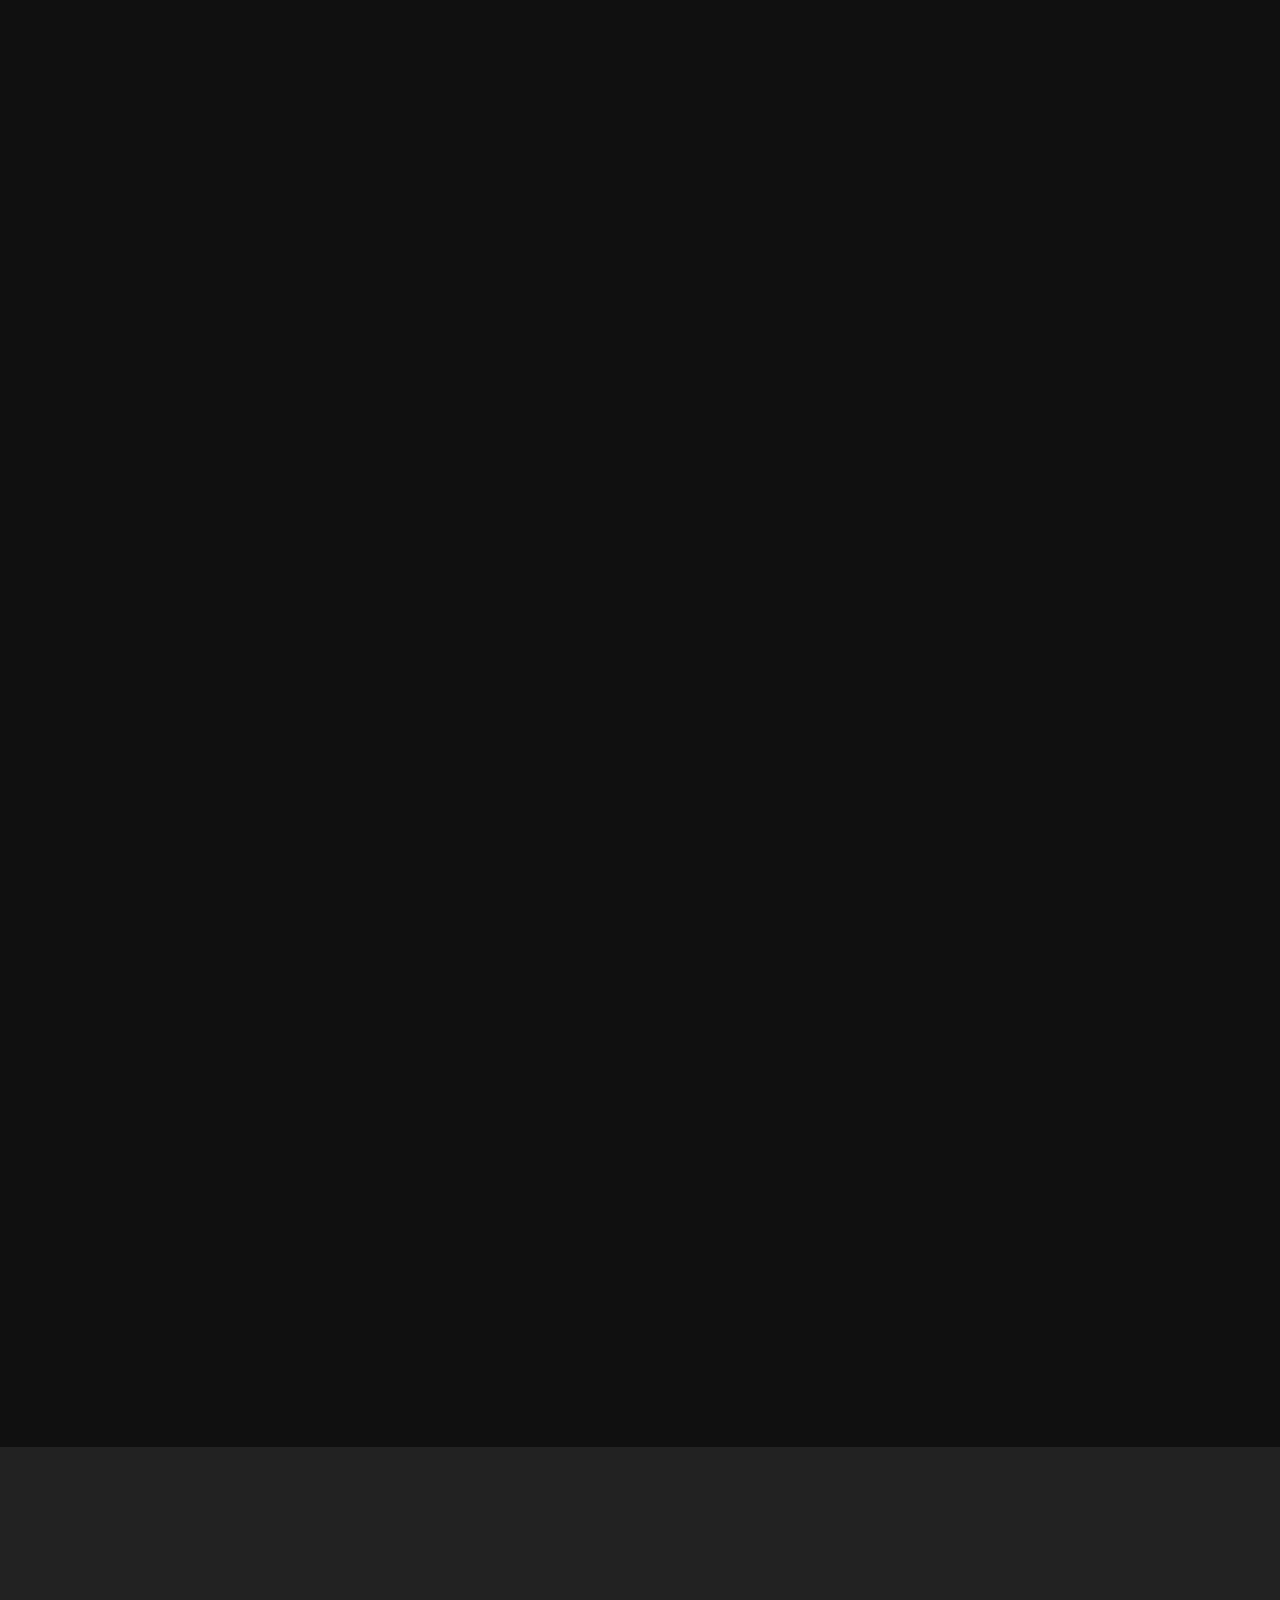
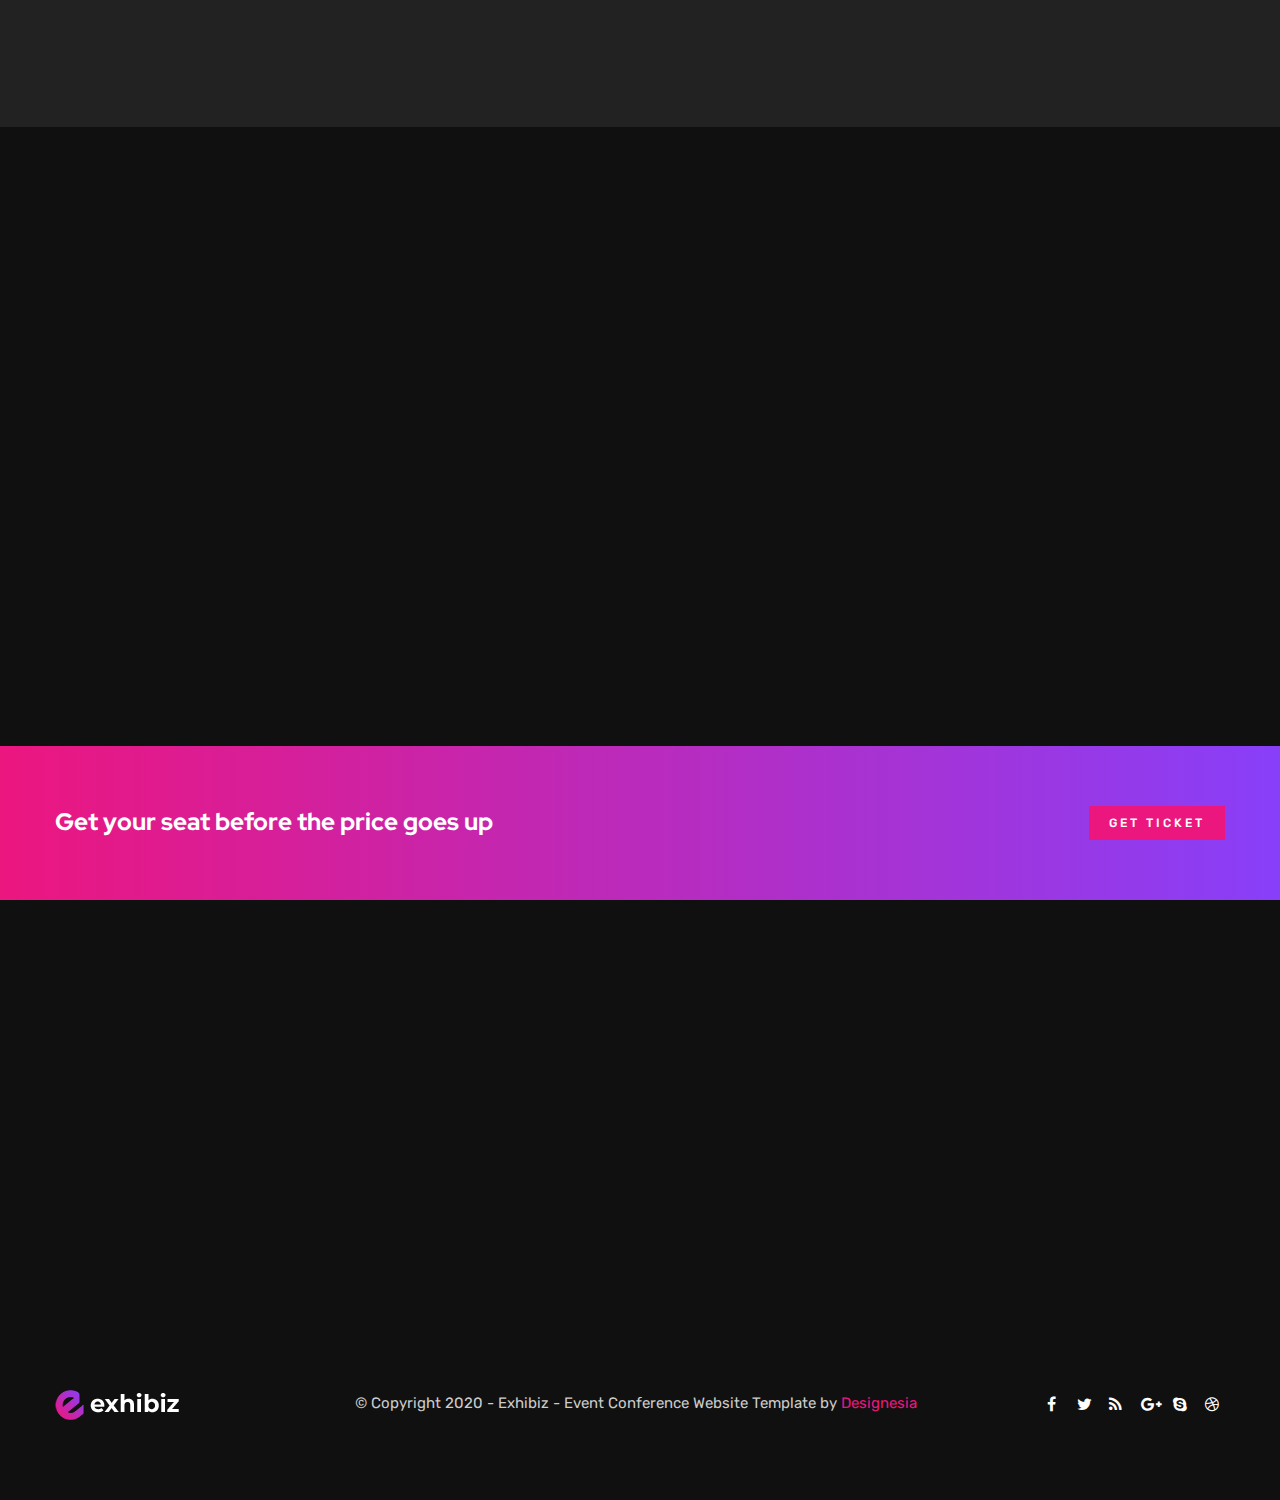
<file: index-event-slide-background-dark-menu-expand.html>
<!DOCTYPE html>
<html lang="en">

<head>
    <meta charset="utf-8">
    <title>Exhibiz - Event Conference Website Template</title>
    <meta name="viewport" content="width=device-width, initial-scale=1.0">
    <meta name="description" content="">
    <meta name="keywords" content="">
    <meta name="author" content="">


    <!--[if lt IE 9]>
	<script src="js/html5shiv.js"></script>
	<![endif]-->


    <!-- CSS Files
    ================================================== -->
    <link rel="stylesheet" href="css/bootstrap.css" type="text/css">
    <link rel="stylesheet" href="css/jpreloader.css" type="text/css">
    <link rel="stylesheet" href="css/animate.css" type="text/css">
    <link rel="stylesheet" href="css/plugin.css" type="text/css">
    <link rel="stylesheet" href="css/owl.carousel.css" type="text/css">
    <link rel="stylesheet" href="css/owl.theme.css" type="text/css">
    <link rel="stylesheet" href="css/owl.transitions.css" type="text/css">
    <link rel="stylesheet" href="css/magnific-popup.css" type="text/css">
    <link rel="stylesheet" href="css/jquery.countdown.css" type="text/css">
    <link rel="stylesheet" href="css/style.css" type="text/css">
	<link rel="stylesheet" href="css/twentytwenty.css" type="text/css">

    <!-- custom background -->
    <link rel="stylesheet" href="css/bg.css" type="text/css">

    <!-- color scheme -->
	<link rel="stylesheet" href="css/colors/magenta.css" type="text/css" id="colors">
    <link rel="stylesheet" href="css/color.css" type="text/css">

    <!-- load fonts -->
    <link rel="stylesheet" href="fonts/font-awesome/css/font-awesome.css" type="text/css">
    <link rel="stylesheet" href="fonts/elegant_font/HTML_CSS/style.css" type="text/css">
    <link rel="stylesheet" href="fonts/et-line-font/style.css" type="text/css">

    <!-- RS5.0 Stylesheet -->
    <link rel="stylesheet" href="revolution/css/settings.css" type="text/css">
    <link rel="stylesheet" href="revolution/css/layers.css" type="text/css">
    <link rel="stylesheet" href="revolution/css/navigation.css" type="text/css">
    <link rel="stylesheet" href="css/rev-settings.css" type="text/css">
	
	<!-- custom font -->
	<link rel="stylesheet" href="css/font-style.css" type="text/css">
</head>

<body id="homepage">

    <div id="wrapper">

        <!-- header begin -->
        <header class="transparent">
            <div class="info">
                <div class="container-fluid">
                    <div class="row-fluid">
                        <div class="col-md-12">
                            <div class="column">Working Hours Monday - Friday <span class="id-color"><strong>08:00-16:00</strong></span></div>
                            <div class="column">Toll Free <span class="id-color"><strong>1800.899.900</strong></span></div>
                            <!-- social icons -->
                            <div class="column social">
                                <a href="#"><i class="fa fa-facebook"></i></a>
                                <a href="#"><i class="fa fa-twitter"></i></a>
                                <a href="#"><i class="fa fa-rss"></i></a>
                                <a href="#"><i class="fa fa-google-plus"></i></a>
                                <a href="#"><i class="fa fa-envelope-o"></i></a>
                            </div>
                            <!-- social icons close -->
                        </div>
                    </div>
                </div>
            </div>

            <div class="container-fluid">
                <div class="row-fluid">
                    <div class="col-md-12">
                        <!-- logo begin -->
                        <div id="logo">
                            <a href="index.html">
                                <img class="logo" src="images-event/logo.png" alt="">
                            </a>
                        </div>
                        <!-- logo close -->

                        <!-- small button begin -->
								<div id="mo-button-open">
									<div></div>
									<div></div>
									<div></div>
								</div>

								<!-- small button close -->

                    </div>
                    

                </div>
            </div>
        </header>
        <!-- header close -->		
		
		<!-- menu overlay begin -->
		<div id="menu-overlay" class="slideDown">
			<div class="container-fluid">
				<div class="row-fluid">
					<div class="col-md-12">
							
						<div id="mo-button-close">
				<div class="line-1"></div>
				<div class="line-2"></div>
			</div>
			
			<div class="pt80 pb80">
			
			<div class="mo-nav text-center">
				<a href="index.html">
					<img class="logo" src="images-event/logo.png" alt="">
				</a>
				
				<div class="spacer-single"></div>
							
				<!-- mainmenu begin -->
                    <ul id="mo-menu">
                        <li><a href="#section-hero">Home<span></span></a></li>
						<li><a href="#section-about">About<span></span></a></li>
						<li><a href="#section-speakers">Speakers<span></span></a></li>
						<li><a href="#section-schedule">Schedule<span></span></a></li>
						<li><a href="#section-ticket">Ticket<span></span></a></li>
						<li><a href="#section-sponsors">Sponsors<span></span></a></li>
						<li><a href="#section-register">Register<span></span></a></li>
                    </ul>
				<!-- mainmenu close -->
					
                </div>
				
			</div>
			
			</div>
							
					</div>
				</div>
			</div>
			
		</div>
		<!-- menu overlay close -->

        <!-- content begin -->
        <div id="content" class="no-bottom no-top">

            <!-- revolution slider begin -->
            <section id="section-hero" class="fullwidthbanner-container" aria-label="section-slider" data-bgcolor="#101010">
                <div id="slider-revolution">
                    <ul>
                        <li data-transition="random-premium" data-slotamount="10" data-masterspeed="200" data-thumb="">
                            <!--  BACKGROUND IMAGE -->
							<img alt="" class="rev-slidebg" data-bgparallax="0" src="images-event/slider/wide1.jpg">
                        </li>
						
						<li data-transition="random-premium" data-slotamount="10" data-masterspeed="200" data-thumb="">
                            <!--  BACKGROUND IMAGE -->
							<img alt="" class="rev-slidebg" data-bgparallax="0" src="images-event/slider/wide2.jpg">
                        </li>

                    </ul>
					
					<div style="" class="tp-static-layers">
                            <div
                                class="text-center tp-caption size-28 font-weight-bold text-white tp-static-layer"
                                data-x="['center','center','center','center']"
                                data-hoffset="['0']"
                                data-y="['top','top','top','top']"
                                data-voffset="['185']"
                                data-lineheight="['90','90','90','90']"
                                data-width="none"
                                data-height="none"
                                data-whitespace="nowrap"
                                data-type="text"
                                data-responsive_offset="on"
                                data-startslide="0"
                                data-endslide="3"
                                data-frames='[{"from":"opacity:0;","speed":300,"to":"o:1;","delay":500,"ease":"Power2.easeInOut"},{"delay":"wait","speed":300,"to":"opacity:0;","ease":"nothing"}]'
                                data-textAlign="['center','center','center','center']"
                                data-paddingtop="[0,0,0,0]"
                                data-paddingright="[0,0,0,0]"
                                data-paddingbottom="[0,0,0,0]"
                                data-paddingleft="[0,0,0,0]"
                            >
                                <span class="id-color-2">March 20, 2021</span>
                            </div>
							
                            <div
                                class="text-center tp-caption size-84 font-weight-bold text-white tp-static-layer"
                                data-x="['center','center','center','center']"
                                data-hoffset="['0']"
                                data-y="['center','center','center','center']"
                                data-lineheight="['90','90','90','90']"
                                data-width="none"
                                data-height="none"
                                data-whitespace="nowrap"
                                data-type="text"
                                data-responsive_offset="on"
                                data-startslide="0"
                                data-endslide="3"
                                data-frames='[{"from":"opacity:0;","speed":300,"to":"o:1;","delay":500,"ease":"Power2.easeInOut"},{"delay":"wait","speed":300,"to":"opacity:0;","ease":"nothing"}]'
                                data-textAlign="['center','center','center','center']"
                                data-paddingtop="[0,0,0,0]"
                                data-paddingright="[0,0,0,0]"
                                data-paddingbottom="[0,0,0,0]"
                                data-paddingleft="[0,0,0,0]"
                            >
                                Creative Design<br>
								Expo 2021
                            </div>
							
							
							<div
                                class="text-center tp-caption size-20 text-white tp-static-layer"
                                data-x="['center','center','center','center']"
                                data-hoffset="['0']"
                                data-y="['top','top','top','top']"
                                data-voffset="['430']"
                                data-lineheight="['90','90','90','90']"
                                data-width="none"
                                data-height="none"
                                data-whitespace="nowrap"
                                data-type="text"
                                data-responsive_offset="on"
                                data-startslide="0"
                                data-endslide="3"
                                data-frames='[{"from":"opacity:0;","speed":300,"to":"o:1;","delay":500,"ease":"Power2.easeInOut"},{"delay":"wait","speed":300,"to":"opacity:0;","ease":"nothing"}]'
                                data-textAlign="['center','center','center','center']"
                                data-paddingtop="[0,0,0,0]"
                                data-paddingright="[0,0,0,0]"
                                data-paddingbottom="[0,0,0,0]"
                                data-paddingleft="[0,0,0,0]"
                            >
                                <div class="spacer-single"></div>
                                    <div class="d-lg-flex justify-content-center sm-hide">
                                        <div class="h6 padding10 pt0 pb0"><i class="i_h3 fa fa-calendar-check-o id-color"></i>March 20th to 25th</div>
                                        <div class="h6 padding10 pt0 pb0"><i class="i_h3 fa fa-user id-color"></i>12 Speakers</div>
                                        <div class="h6 padding10 pt0 pb0"><i class="i_h3 fa fa-map-marker id-color"></i>Palo Alto, California</div>
                                    </div>
                            </div>

                            
                            <div
                                class="tp-caption tp-static-layer"
                                data-x="['center','center','center','center']"
                                data-hoffset="['0']"
                                data-y="['top','top','top','top']"
                                data-voffset="['506']"
                                data-width="none"
                                data-height="none"
                                data-whitespace="nowrap"
                                data-type="button"
                                data-actions='[{"event":"click","action":"scrollbelow","offset":"px","delay":""}]'
                                data-responsive_offset="on"
                                data-responsive="off"
                                data-startslide="0"
                                data-endslide="3"
                                data-frames='[{"from":"opacity:0;","speed":300,"to":"o:1;","delay":500,"ease":"Power2.easeInOut"},{"delay":"wait","speed":300,"to":"opacity:0;","ease":"nothing"},{"frame":"hover","speed":"300","ease":"Power1.easeInOut","to":"o:1;rX:0;rY:0;rZ:0;z:0;","style":"c:rgba(255, 255, 255, 1.00);bg:rgba(255, 255, 255, 0.15);bw:2px 2px 2px 2px;"}]'
                                data-textAlign="['center','center','center','center']"
                                data-paddingtop="[12,12,12,12]"
                                data-paddingright="[20,20,20,20]"
                                data-paddingbottom="[12,12,12,12]"
                                data-paddingleft="[20,20,20,20]"
                            >
                                <a href="#section-ticket" class="btn-custom text-white scroll-to">Get Ticket</a>
                            </div>
							
							<div
                                class="tp-caption tp-static-layer"
                                data-x="['center','center','center','center']"
                                data-hoffset="['0']"
                                data-y="['top','top','top','top']"
                                data-voffset="['506']"
                                data-width="none"
                                data-height="none"
                                data-whitespace="nowrap"
                                data-type="button"
                                data-actions='[{"event":"click","action":"scrollbelow","offset":"px","delay":""}]'
                                data-responsive_offset="on"
                                data-responsive="off"
                                data-startslide="0"
                                data-endslide="3"
                                data-frames='[{"from":"opacity:0;","speed":300,"to":"o:1;","delay":500,"ease":"Power2.easeInOut"},{"delay":"wait","speed":300,"to":"opacity:0;","ease":"nothing"},{"frame":"hover","speed":"300","ease":"Power1.easeInOut","to":"o:1;rX:0;rY:0;rZ:0;z:0;","style":"c:rgba(255, 255, 255, 1.00);bg:rgba(255, 255, 255, 0.15);bw:2px 2px 2px 2px;"}]'
                                data-textAlign="['center','center','center','center']"
                                data-paddingtop="[12,12,12,12]"
                                data-paddingright="[20,20,20,20]"
                                data-paddingbottom="[12,12,12,12]"
                                data-paddingleft="[20,20,20,20]"
                            >
                            </div>
                        </div>
                </div>
            </section>
            <!-- revolution slider close -->
			
			<section id="section-countdown" aria-label="section" class="gradient-to-right pt40 pb40">
				<div class="container">
					<div class="row">
						<div class="col-md-10 offset-md-1">
							<div class="spacer-single"></div>
							<div id="defaultCountdown"></div>
						</div>
					</div>
				</div>
			</section>
			
			<!-- section begin -->
			<section id="section-about" data-bgimage="url(images-event/bg/1.png) fixed no-repeat">
				<div class="wm wm-border dark wow fadeInDown">welcome</div>
                    <div class="container">
                        <div class="row align-items-center">
                            
                            <div class="col-lg-6 wow fadeInLeft" data-wow-delay="0s">
                                <h2>Welcome to the Biggest<br>Creative Design Conference</h2>
                                <p>
                                    At vero eos et accusamus et iusto odio dignissimos ducimus qui blanditiis praesentium voluptatum deleniti atque corrupti quos dolores et quas molestias excepturi sint occaecati cupiditate non provident, similique sunt in culpa qui officia deserunt mollitia animi, id est laborum et dolorum fuga. Et harum quidem rerum facilis est et expedita distinctio.
                                </p>
								
								<div class="spacer10"></div>
								
								<a href="#section-speakers" class="btn-custom font-weight-bold text-white sm-mb-30 scroll-to">The Speakers</a>
                            </div>
							
							<div class="col-lg-6 mb-sm-30 text-center wow fadeInRight">
                                <div class="de-images">
									<img class="di-small wow fadeIn" src="images-event/misc/2.jpg" alt="" />
									<img class="di-small-2" src="images-event/misc/3.jpg" alt="" />
									<img class="img-fluid wow fadeInRight" data-wow-delay=".25s" src="images-event/misc/1.jpg" alt="" />
								</div>
                            </div>

                        </div>
                    </div>
                </section>
				
				
				<!-- section begin -->
            <section id="section-features">
				<div class="wm wm-border dark wow fadeInDown ">features</div>
                <div class="container">
                    <div class="row">
                        <div class="col-md-6 offset-md-3 text-center wow fadeInUp">
                            <h1>Why you should Join Event</h1>
                            <div class="separator"><span><i class="fa fa-square"></i></span></div>
                            <div class="spacer-single"></div>
                        </div>


                        <div class="col-lg-4 wow fadeIn" data-wow-delay="0s">
                            <div class="box-number square">
                               <i class="bg-color hover-color-2 fa fa-microphone text-light"></i>
                                <div class="text">
                                    <h3><span>World Class Speakers</span></h3>
                                    <p>At vero eos et accusamus et iusto odio dignissimos ducimus qui blanditiis praesentium voluptatum deleniti atque.</p>
                                </div>
                            </div>
                        </div>

                        <div class="col-lg-4 wow fadeIn" data-wow-delay=".25s">
                            <div class="box-number square">
                                <i class="bg-color hover-color-2 fa fa-lightbulb-o text-light"></i>
                                <div class="text">
                                    <h3><span>Best Experience</span></h3>
                                    <p>At vero eos et accusamus et iusto odio dignissimos ducimus qui blanditiis praesentium voluptatum deleniti atque.</p>
                                </div>
                            </div>
                        </div>

                        <div class="col-lg-4 wow fadeIn" data-wow-delay=".5s">
                            <div class="box-number square">
                                <i class="bg-color hover-color-2 fa fa-sitemap text-light"></i>
                                <div class="text">
                                    <h3><span>Networking</span></h3>
                                    <p>At vero eos et accusamus et iusto odio dignissimos ducimus qui blanditiis praesentium voluptatum deleniti atque.</p>
                                </div>
                            </div>
                        </div>

                        <div class="spacer-single sm-hide"></div>

                        <div class="col-lg-4 wow fadeIn" data-wow-delay=".75s">
                            <div class="box-number square">
                                <i class="bg-color hover-color-2 fa fa-building text-light"></i>
                                <div class="text">
                                    <h3><span>Modern Venue</span></h3>
                                    <p>At vero eos et accusamus et iusto odio dignissimos ducimus qui blanditiis praesentium voluptatum deleniti atque.</p>
                                </div>
                            </div>
                        </div>

                        <div class="col-lg-4 wow fadeIn" data-wow-delay="1s">
                            <div class="box-number square">
                                <i class="bg-color hover-color-2  fa fa-users text-light"></i>
                                <div class="text">
                                    <h3><span>New People</span></h3>
                                    <p>At vero eos et accusamus et iusto odio dignissimos ducimus qui blanditiis praesentium voluptatum deleniti atque.</p>
                                </div>
                            </div>
                        </div>

                        <div class="col-lg-4 wow fadeIn" data-wow-delay="1.25s">
                            <div class="box-number square">
                                <i class="bg-color hover-color-2 fa fa-mortar-board text-light"></i>
                                <div class="text">
                                    <h3><span>Certificates</span></h3>
                                    <p>At vero eos et accusamus et iusto odio dignissimos ducimus qui blanditiis praesentium voluptatum deleniti atque.</p>
                                </div>
                            </div>
                        </div>
						

                    </div>
                </div>
            </section>
            <!-- section close -->
			
			<!-- section begin -->
            <section id="section-speakers" class="text-light" data-bgimage="url(images-event/bg/1.jpg) fixed top center" data-stellar-background-ratio=".2">
				<div class="wm wm-border dark wow fadeInDown">speakers</div>
                <div class="container">
                    <div class="row">
						<div class="col-md-6 offset-md-3 text-center wow fadeInUp">
                            <h1>The Speakers</h1>
                            <div class="separator"><span><i class="fa fa-square"></i></span></div>
                            <div class="spacer-single"></div>
                        </div>
						
						<div class="clearfix"></div>
                      
                       <div class="col-xl-3 col-lg-4 col-sm-6 mb30 wow fadeInUp">
							<!-- team member -->
							<div class="de-team-list">
								<div class="team-pic">
									<img src="images-event/team/1.jpg" class="img-responsive" alt="" />
								</div>
								<div class="team-desc">
									<h3>John Smith</h3>
									<p class="lead">Expert Designer</p>
									<div class="small-border"></div>
									<p>Duis aute irure dolor in reprehenderit in voluptate velit esse cillum dolore eu fugiat.</p>

									<div class="social">
										<a href="#"><i class="fa fa-facebook fa-lg"></i></a>
										<a href="#"><i class="fa fa-twitter fa-lg"></i></a>
										<a href="#"><i class="fa fa-google-plus fa-lg"></i></a>
										<a href="#"><i class="fa fa-skype fa-lg"></i></a>
									</div>
								</div>
							</div>
							<!-- team close -->
						</div>
						
						<div class="col-xl-3 col-lg-4 col-sm-6 mb30 wow fadeInUp">
							<!-- team member -->
							<div class="de-team-list">
								<div class="team-pic">
									<img src="images-event/team/2.jpg" class="img-responsive" alt="" />
								</div>
								<div class="team-desc">
									<h3>Michael Dennis</h3>
									<p class="lead">Expert Designer</p>
									<div class="small-border"></div>
									<p>Duis aute irure dolor in reprehenderit in voluptate velit esse cillum dolore eu fugiat.</p>

									<div class="social">
										<a href="#"><i class="fa fa-facebook fa-lg"></i></a>
										<a href="#"><i class="fa fa-twitter fa-lg"></i></a>
										<a href="#"><i class="fa fa-google-plus fa-lg"></i></a>
										<a href="#"><i class="fa fa-skype fa-lg"></i></a>
									</div>
								</div>
							</div>
							<!-- team close -->
						</div>
						
						<div class="col-xl-3 col-lg-4 col-sm-6 mb30 wow fadeInUp">
							<!-- team member -->
							<div class="de-team-list">
								<div class="team-pic">
									<img src="images-event/team/3.jpg" class="img-responsive" alt="" />
								</div>
								<div class="team-desc">
									<h3>Sarah Michelle</h3>
									<p class="lead">Expert Designer</p>
									<div class="small-border"></div>
									<p>Duis aute irure dolor in reprehenderit in voluptate velit esse cillum dolore eu fugiat.</p>

									<div class="social">
										<a href="#"><i class="fa fa-facebook fa-lg"></i></a>
										<a href="#"><i class="fa fa-twitter fa-lg"></i></a>
										<a href="#"><i class="fa fa-google-plus fa-lg"></i></a>
										<a href="#"><i class="fa fa-skype fa-lg"></i></a>
									</div>
								</div>
							</div>
							<!-- team close -->
						</div>
						
						<div class="col-xl-3 col-lg-4 col-sm-6 mb30 wow fadeInUp">
							<!-- team member -->
							<div class="de-team-list">
								<div class="team-pic">
									<img src="images-event/team/4.jpg" class="img-responsive" alt="" />
								</div>
								<div class="team-desc">
									<h3>Katty Wilson</h3>
									<p class="lead">Expert Designer</p>
									<div class="small-border"></div>
									<p>Duis aute irure dolor in reprehenderit in voluptate velit esse cillum dolore eu fugiat.</p>

									<div class="social">
										<a href="#"><i class="fa fa-facebook fa-lg"></i></a>
										<a href="#"><i class="fa fa-twitter fa-lg"></i></a>
										<a href="#"><i class="fa fa-google-plus fa-lg"></i></a>
										<a href="#"><i class="fa fa-skype fa-lg"></i></a>
									</div>
								</div>
							</div>
							<!-- team close -->
						</div>

						<div class="clearfix"></div>

                    </div>
                </div>
            </section>
            <!-- section close -->
			
			
			<!-- section begin -->
            <section id="section-schedule" aria-label="section-services-tab" data-bgimage="url(images-event/bg/2.png) fixed center no-repeat">
                <div class="wm wm-border dark wow fadeInDown ">schedule</div>
                <div class="container">
                    <div class="row">
                        <div class="col-md-6 offset-md-3 text-center wow fadeInUp">
                            <h1>Event Schedule</h1>
                            <div class="separator"><span><i class="fa fa-square"></i></span></div>
                            <div class="spacer-single"></div>
                        </div>

                        <div class="col-md-12 wow fadeInUp">
                            <div class="de_tab tab_style_4 text-center">
                                <ul class="de_nav de_nav_dark">
                                    <li class="active" data-link="#section-services-tab">
                                        <h3>Day <span>01</span></h3>
                                        <h4>March 20, 2021</h4>
                                    </li>
                                    <li data-link="#section-services-tab">
                                        <h3>Day <span>02</span></h3>
                                        <h4>March 21, 2021</h4>
                                    </li>
                                    <li data-link="#section-services-tab">
                                        <h3>Day <span>03</span></h3>
                                        <h4>March 22, 2021</h4>
                                    </li>
                                    <li data-link="#section-services-tab">
                                        <h3>Day <span>04</span></h3>
                                        <h4>March 23, 2021</h4>
                                    </li>
                                    <li data-link="#section-services-tab">
                                        <h3>Day <span>05</span></h3>
                                        <h4>March 24, 2021</h4>
                                    </li>
                                </ul>

                                <div class="de_tab_content text-left">

                                    <div id="tab1" class="tab_single_content dark">
                                        <div class="row">
                                            <div class="col-md-12">
                                                <div class="schedule-listing">
                                                    <div class="schedule-item">
                                                        <div class="sc-time">08:00 - 10:00 AM</div>
                                                        <div class="sc-pic">
                                                            <img src="images-event/team/1.jpg" class="img-circle" alt="">
                                                        </div>
                                                        <div class="sc-name">
                                                            <h4>John Smith</h4>
                                                            <span>Founder & CEO</span>
                                                        </div>
                                                        <div class="sc-info">
                                                            <h3>Introduction Creative Design</h3>
                                                            <p>In this session we will discuss about digital topics in detail. You need laptops and other tech support equipment. This session will last for 2 hours. So prepare yourself.</p>
                                                        </div>
                                                        <div class="clearfix"></div>
                                                    </div>
                                                </div>

                                                <div class="schedule-listing">
                                                    <div class="schedule-item">
                                                        <div class="sc-time">12:00 - 14:00 PM</div>
                                                        <div class="sc-pic">
                                                            <img src="images-event/team/2.jpg" class="img-circle" alt="">
                                                        </div>
                                                        <div class="sc-name">
                                                            <h4>Michael Dennis</h4>
                                                            <span>Founder & CEO</span>
                                                        </div>
                                                        <div class="sc-info">
                                                            <h3>Getting Started With Creative Design</h3>
                                                            <p>In this session we will discuss about digital topics in detail. You need laptops and other tech support equipment. This session will last for 2 hours. So prepare yourself.</p>
                                                        </div>
                                                        <div class="clearfix"></div>
                                                    </div>
                                                </div>

                                                <div class="schedule-listing">
                                                    <div class="schedule-item">
                                                        <div class="sc-time">16:00 - 18:00 PM</div>
                                                        <div class="sc-pic">
                                                            <img src="images-event/team/3.jpg" class="img-circle" alt="">
                                                        </div>
                                                        <div class="sc-name">
                                                            <h4>Sarah Michelle</h4>
                                                            <span>Founder & CEO</span>
                                                        </div>
                                                        <div class="sc-info">
                                                            <h3>Prepare Your Design Concept</h3>
                                                            <p>In this session we will discuss about digital topics in detail. You need laptops and other tech support equipment. This session will last for 2 hours. So prepare yourself.</p>
                                                        </div>
                                                        <div class="clearfix"></div>
                                                    </div>
                                                </div>

                                                <div class="schedule-listing">
                                                    <div class="schedule-item">
                                                        <div class="sc-time">20:00 - 22:00 PM</div>
                                                        <div class="sc-pic">
                                                            <img src="images-event/team/4.jpg" class="img-circle" alt="">
                                                        </div>
                                                        <div class="sc-name">
                                                            <h4>Katty Wilson</h4>
                                                            <span>Founder & CEO</span>
                                                        </div>
                                                        <div class="sc-info">
                                                            <h3>Creative Design Implementation Basic</h3>
                                                            <p>In this session we will discuss about digital topics in detail. You need laptops and other tech support equipment. This session will last for 2 hours. So prepare yourself.</p>
                                                        </div>
                                                        <div class="clearfix"></div>
                                                    </div>
                                                </div>
                                            </div>
                                        </div>
                                    </div>

                                    <div id="tab2" class="tab_single_content dark">
                                        <div class="row">
                                            <div class="col-md-12">
                                                <div class="schedule-listing">
                                                    <div class="schedule-item">
                                                        <div class="sc-time">08:00 - 12:00 AM</div>
                                                        <div class="sc-pic">
                                                            <img src="images-event/team/5.jpg" class="img-circle" alt="">
                                                        </div>
                                                        <div class="sc-name">
                                                            <h4>Rose Shipp</h4>
                                                            <span>Founder & CEO</span>
                                                        </div>
                                                        <div class="sc-info">
                                                            <h3>Creative Design Implementation Basic 2</h3>
                                                            <p>In this session we will discuss about digital topics in detail. You need laptops and other tech support equipment. This session will last for 2 hours. So prepare yourself.</p>
                                                        </div>
                                                        <div class="clearfix"></div>
                                                    </div>
                                                </div>

                                                <div class="schedule-listing">
                                                    <div class="schedule-item">
                                                        <div class="sc-time">12:00 - 14:00 PM</div>
                                                        <div class="sc-pic">
                                                            <img src="images-event/team/6.jpg" class="img-circle" alt="">
                                                        </div>
                                                        <div class="sc-name">
                                                            <h4>Isaac Nicholas</h4>
                                                            <span>Founder & CEO</span>
                                                        </div>
                                                        <div class="sc-info">
                                                            <h3>How to Design Happiness</h3>
                                                            <p>In this session we will discuss about digital topics in detail. You need laptops and other tech support equipment. This session will last for 2 hours. So prepare yourself.</p>
                                                        </div>
                                                        <div class="clearfix"></div>
                                                    </div>
                                                </div>

                                                <div class="schedule-listing">
                                                    <div class="schedule-item">
                                                        <div class="sc-time">16:00 - 18:00 PM</div>
                                                        <div class="sc-pic">
                                                            <img src="images-event/team/7.jpg" class="img-circle" alt="">
                                                        </div>
                                                        <div class="sc-name">
                                                            <h4>John Arnold</h4>
                                                            <span>Founder & CEO</span>
                                                        </div>
                                                        <div class="sc-info">
                                                            <h3>Good Storytelling For Great Design</h3>
                                                            <p>In this session we will discuss about digital topics in detail. You need laptops and other tech support equipment. This session will last for 2 hours. So prepare yourself.</p>
                                                        </div>
                                                        <div class="clearfix"></div>
                                                    </div>
                                                </div>

                                                <div class="schedule-listing">
                                                    <div class="schedule-item">
                                                        <div class="sc-time">20:00 - 22:00 PM</div>
                                                        <div class="sc-pic">
                                                            <img src="images-event/team/1.jpg" class="img-circle" alt="">
                                                        </div>
                                                        <div class="sc-name">
                                                            <h4>John Smith</h4>
                                                            <span>Founder & CEO</span>
                                                        </div>
                                                        <div class="sc-info">
                                                            <h3>Unintuitive Lessons on Being a Designer</h3>
                                                            <p>In this session we will discuss about digital topics in detail. You need laptops and other tech support equipment. This session will last for 2 hours. So prepare yourself.</p>
                                                        </div>
                                                        <div class="clearfix"></div>
                                                    </div>
                                                </div>
                                            </div>
                                        </div>
                                    </div>

                                    <div id="tab3" class="tab_single_content dark">
                                        <div class="row">
                                            <div class="col-md-12">
                                                <div class="schedule-listing">
                                                    <div class="schedule-item">
                                                        <div class="sc-time">08:00 - 12:00 AM</div>
                                                        <div class="sc-pic">
                                                            <img src="images-event/team/2.jpg" class="img-circle" alt="">
                                                        </div>
                                                        <div class="sc-name">
                                                            <h4>Michael Dennis</h4>
                                                            <span>Founder & CEO</span>
                                                        </div>
                                                        <div class="sc-info">
                                                            <h3>The Secret of Great App Design</h3>
                                                            <p>In this session we will discuss about digital topics in detail. You need laptops and other tech support equipment. This session will last for 2 hours. So prepare yourself.</p>
                                                        </div>
                                                        <div class="clearfix"></div>
                                                    </div>
                                                </div>

                                                <div class="schedule-listing">
                                                    <div class="schedule-item">
                                                        <div class="sc-time">12:00 - 14:00 PM</div>
                                                        <div class="sc-pic">
                                                            <img src="images-event/team/3.jpg" class="img-circle" alt="">
                                                        </div>
                                                        <div class="sc-name">
                                                            <h4>Sarah Michelle</h4>
                                                            <span>Founder & CEO</span>
                                                        </div>
                                                        <div class="sc-info">
                                                            <h3>Use Design Thinking in Your Everyday Routine</h3>
                                                            <p>In this session we will discuss about digital topics in detail. You need laptops and other tech support equipment. This session will last for 2 hours. So prepare yourself.</p>
                                                        </div>
                                                        <div class="clearfix"></div>
                                                    </div>
                                                </div>

                                                <div class="schedule-listing">
                                                    <div class="schedule-item">
                                                        <div class="sc-time">16:00 - 18:00 PM</div>
                                                        <div class="sc-pic">
                                                            <img src="images-event/team/4.jpg" class="img-circle" alt="">
                                                        </div>
                                                        <div class="sc-name">
                                                            <h4>Katty Wilson</h4>
                                                            <span>Founder & CEO</span>
                                                        </div>
                                                        <div class="sc-info">
                                                            <h3>Design Into The Real World</h3>
                                                            <p>In this session we will discuss about digital topics in detail. You need laptops and other tech support equipment. This session will last for 2 hours. So prepare yourself.</p>
                                                        </div>
                                                        <div class="clearfix"></div>
                                                    </div>
                                                </div>

                                                <div class="schedule-listing">
                                                    <div class="schedule-item">
                                                        <div class="sc-time">20:00 - 22:00 AM</div>
                                                        <div class="sc-pic">
                                                            <img src="images-event/team/5.jpg" class="img-circle" alt="">
                                                        </div>
                                                        <div class="sc-name">
                                                            <h4>Rose Shipp</h4>
                                                            <span>Founder & CEO</span>
                                                        </div>
                                                        <div class="sc-info">
                                                            <h3>Advanced Design Implementation</h3>
                                                            <p>In this session we will discuss about digital topics in detail. You need laptops and other tech support equipment. This session will last for 2 hours. So prepare yourself.</p>
                                                        </div>
                                                        <div class="clearfix"></div>
                                                    </div>
                                                </div>
                                            </div>
                                        </div>
                                    </div>

                                    <div id="tab4" class="tab_single_content dark">
                                        <div class="row">
                                            <div class="col-md-12">
                                                <div class="schedule-listing">
                                                    <div class="schedule-item">
                                                        <div class="sc-time">08:00 - 12:00 AM</div>
                                                        <div class="sc-pic">
                                                            <img src="images-event/team/6.jpg" class="img-circle" alt="">
                                                        </div>
                                                        <div class="sc-name">
                                                            <h4>Isaac Nicholas</h4>
                                                            <span>Founder & CEO</span>
                                                        </div>
                                                        <div class="sc-info">
                                                            <h3>Advanced Design Implementation 2</h3>
                                                            <p>In this session we will discuss about digital topics in detail. You need laptops and other tech support equipment. This session will last for 2 hours. So prepare yourself.</p>
                                                        </div>
                                                        <div class="clearfix"></div>
                                                    </div>
                                                </div>

                                                <div class="schedule-listing">
                                                    <div class="schedule-item">
                                                        <div class="sc-time">12:00 - 14:00 PM</div>
                                                        <div class="sc-pic">
                                                            <img src="images-event/team/7.jpg" class="img-circle" alt="">
                                                        </div>
                                                        <div class="sc-name">
                                                            <h4>John Arnold</h4>
                                                            <span>Founder & CEO</span>
                                                        </div>
                                                        <div class="sc-info">
                                                            <h3>Branding, Identity &amp; Logo Design Explained</h3>
                                                            <p>In this session we will discuss about digital topics in detail. You need laptops and other tech support equipment. This session will last for 2 hours. So prepare yourself.</p>
                                                        </div>
                                                        <div class="clearfix"></div>
                                                    </div>
                                                </div>

                                                <div class="schedule-listing">
                                                    <div class="schedule-item">
                                                        <div class="sc-time">16:00 - 18:00 PM</div>
                                                        <div class="sc-pic">
                                                            <img src="images-event/team/1.jpg" class="img-circle" alt="">
                                                        </div>
                                                        <div class="sc-name">
                                                            <h4>John Smith</h4>
                                                            <span>Founder & CEO</span>
                                                        </div>
                                                        <div class="sc-info">
                                                            <h3>The Art of Personal Branding</h3>
                                                            <p>In this session we will discuss about digital topics in detail. You need laptops and other tech support equipment. This session will last for 2 hours. So prepare yourself.</p>
                                                        </div>
                                                        <div class="clearfix"></div>
                                                    </div>
                                                </div>

                                                <div class="schedule-listing">
                                                    <div class="schedule-item">
                                                        <div class="sc-time">20:00 - 22:00 PM</div>
                                                        <div class="sc-pic">
                                                            <img src="images-event/team/2.jpg" class="img-circle" alt="">
                                                        </div>
                                                        <div class="sc-name">
                                                            <h4>Michael Dennis</h4>
                                                            <span>Founder & CEO</span>
                                                        </div>
                                                        <div class="sc-info">
                                                            <h3>8 Secret Benefits of Branding</h3>
                                                            <p>In this session we will discuss about digital topics in detail. You need laptops and other tech support equipment. This session will last for 2 hours. So prepare yourself.</p>
                                                        </div>
                                                        <div class="clearfix"></div>
                                                    </div>
                                                </div>
                                            </div>
                                        </div>
                                    </div>

                                    <div id="tab5" class="tab_single_content dark">
                                        <div class="row">
                                            <div class="col-md-12">
                                                <div class="schedule-listing">
                                                    <div class="schedule-item">
                                                        <div class="sc-time">08:00 - 12:00 AM</div>
                                                        <div class="sc-pic">
                                                            <img src="images-event/team/1.jpg" class="img-circle" alt="">
                                                        </div>
                                                        <div class="sc-name">
                                                            <h4>John Smith</h4>
                                                            <span>Founder & CEO</span>
                                                        </div>
                                                        <div class="sc-info">
                                                            <h3>How To Brand A Startup On A Small Budget</h3>
                                                            <p>In this session we will discuss about digital topics in detail. You need laptops and other tech support equipment. This session will last for 2 hours. So prepare yourself.</p>
                                                        </div>
                                                        <div class="clearfix"></div>
                                                    </div>
                                                </div>

                                                <div class="schedule-listing">
                                                    <div class="schedule-item">
                                                        <div class="sc-time">08:00 - 12:00 AM</div>
                                                        <div class="sc-pic">
                                                            <img src="images-event/team/2.jpg" class="img-circle" alt="">
                                                        </div>
                                                        <div class="sc-name">
                                                            <h4>John Smith</h4>
                                                            <span>Founder & CEO</span>
                                                        </div>
                                                        <div class="sc-info">
                                                            <h3>Establishing a Brand Identity</h3>
                                                            <p>In this session we will discuss about digital topics in detail. You need laptops and other tech support equipment. This session will last for 2 hours. So prepare yourself.</p>
                                                        </div>
                                                        <div class="clearfix"></div>
                                                    </div>
                                                </div>

                                                <div class="schedule-listing">
                                                    <div class="schedule-item">
                                                        <div class="sc-time">08:00 - 12:00 AM</div>
                                                        <div class="sc-pic">
                                                            <img src="images-event/team/3.jpg" class="img-circle" alt="">
                                                        </div>
                                                        <div class="sc-name">
                                                            <h4>Sarah Michelle</h4>
                                                            <span>Founder & CEO</span>
                                                        </div>
                                                        <div class="sc-info">
                                                            <h3>Interview With World Class Designer</h3>
                                                            <p>In this session we will discuss about digital topics in detail. You need laptops and other tech support equipment. This session will last for 2 hours. So prepare yourself.</p>
                                                        </div>
                                                        <div class="clearfix"></div>
                                                    </div>
                                                </div>

                                                <div class="schedule-listing">
                                                    <div class="schedule-item">
                                                        <div class="sc-time">08:00 - 12:00 AM</div>
                                                        <div class="sc-pic">
                                                            <img src="images-event/team/4.jpg" class="img-circle" alt="">
                                                        </div>
                                                        <div class="sc-name">
                                                            <h4>Katty Wilson</h4>
                                                            <span>Founder & CEO</span>
                                                        </div>
                                                        <div class="sc-info">
                                                            <h3>Close Event Ceremony &amp; Doorprize</h3>
                                                            <p>In this session we will discuss about digital topics in detail. You need laptops and other tech support equipment. This session will last for 2 hours. So prepare yourself.</p>
                                                        </div>
                                                        <div class="clearfix"></div>
                                                    </div>
                                                </div>
                                            </div>
                                        </div>
                                    </div>
                                </div>
                            </div>
                        </div>
                    </div>
                </div>
            </section>
            <!-- section close -->
			
			<!-- section begin -->
            <section id="section-ticket" class="text-light" data-bgimage="url(images-event/bg/2.jpg) fixed top">
                <div class="wm wm-border dark wow fadeInDown">tickets</div>
				<div class="container">
                    <div class="row">
						<div class="col-md-6 offset-md-3 text-center wow fadeInUp">
                            <h1>Choose a Ticket</h1>
                            <div class="separator"><span><i class="fa fa-square"></i></span></div>
                            <div class="spacer-single"></div>
                        </div>

                        <div class="col-lg-4 col-md-6">
                            <div class="pricing-s1 mb30 wow fadeInUp">
                                <div class="top">
                                    <h2>Day Pass</h2>
                                    <p class="price"><span class="currency id-color">$</span> <b>49.99</b></p>
                                </div>
                                <div class="bottom">
                                    <ul>
                                        <li><i class="icon_check_alt2"></i>Conference Tickets</li>
                                        <li><i class="icon_check_alt2"></i>Free Lunch Nad Coffee</li>
                                        <li><i class="icon_check_alt2"></i>Certificates</li>
                                        <li><i class="icon_close_alt2"></i>Private Access</li>
                                        <li><i class="icon_close_alt2"></i>Experts Contacts</li>
                                    </ul>
                                    <a href="" class="btn btn-custom text-white">Buy Ticket</a>
                                </div>
								<div class="ps1-deco"></div>
                            </div>
                        </div>
                        <div class="col-lg-4 col-md-6">
                            <div class="pricing-s1 mb30 wow fadeInUp">
                                <div class="ribbon color-2 text-white">Recommend</div>
                                <div class="top">
                                    <h2>Full Pass</h2>
                                    <p class="price"><span class="currency id-color">$</span> <b>79.99</b></p>
                                </div>
                                <div class="bottom">
                                    <ul>
                                        <li><i class="icon_check_alt2"></i>Conference Tickets</li>
                                        <li><i class="icon_check_alt2"></i>Free Lunch Nad Coffee</li>
                                        <li><i class="icon_check_alt2"></i>Certificates</li>
                                        <li><i class="icon_check_alt2"></i>Private Access</li>
                                        <li><i class="icon_close_alt2"></i>Experts Contacts</li>
                                    </ul>
                                    <a href="" class="btn btn-custom text-white">Buy Ticket</a>
                                </div>
								<div class="ps1-deco"></div>
                            </div>
                        </div>
                        <div class="col-lg-4 col-md-6">
                            <div class="pricing-s1 mb30 wow fadeInUp">
                                <div class="top">
                                    <h2>Group Pass</h2>
                                    <p class="price"><span class="currency id-color">$</span> <b>139.99</b></p>
                                </div>
                                <div class="bottom">
                                    <ul>
                                        <li><i class="icon_check_alt2"></i>Conference Tickets</li>
                                        <li><i class="icon_check_alt2"></i>Free Lunch Nad Coffee</li>
                                        <li><i class="icon_check_alt2"></i>Certificates</li>
                                        <li><i class="icon_check_alt2"></i>Private Access</li>
                                        <li><i class="icon_check_alt2"></i>Experts Contacts</li>
                                    </ul>
                                    <a href="" class="btn btn-custom text-white">Buy Ticket</a>
                                </div>
								<div class="ps1-deco"></div>
                            </div>
                        </div>
                    </div>
                </div>
            </section>
            <!-- section close -->
			
			<!-- section begin -->
            <section id="section-sponsors" data-bgimage="url(images-event/bg/3.png) fixed center no-repeat">
                <div class="wm wm-border dark wow fadeInDown ">sponsors</div>
                <div class="container">
                    <div class="row">
                        <div class="col-md-6 offset-md-3 text-center wow fadeInUp">
                            <h1>Official Sponsors</h1>
                            <div class="separator"><span><i class="fa fa-square"></i></span></div>
                            <div class="spacer-single"></div>
                        </div>

                        <div class="col-md-12 text-center wow fadeInUp">
                            <h3>Gold Sponsors</h3>
                            <div class="spacer-single"></div>
                            <img src="images-event/logo/1.png" alt="" class="grey-hover">
                            <img src="images-event/logo/2b.png" alt="" class="grey-hover">
                            <img src="images-event/logo/3b.png" alt="" class="grey-hover">
							<img src="images-event/logo/4b.png" alt="" class="grey-hover">
                            <div class="spacer-double"></div>

                            <h3>Silver Sponsors</h3>
                            <div class="spacer-single"></div>
                            <img src="images-event/logo/5.png" alt="" class="grey-hover">
                            <img src="images-event/logo/6.png" alt="" class="grey-hover">
                            <img src="images-event/logo/7.png" alt="" class="grey-hover">
                            <img src="images-event/logo/8b.png" alt="" class="grey-hover">
                        </div>
                    </div>
                </div>
            </section>
            <!-- section close -->
			
			<!-- section begin -->
            <section id="section-testimonials" aria-label="section" class="text-light">
				<div class="wm wm-border dark wow fadeInDown">testimonials</div>
                <div class="container">
                    <div class="row">

                        <div class="col-md-8 offset-md-2">
                            
							<div id="testimonial-carousel-single" class="owl-carousel owl-theme wow fadeInUp">
								<blockquote class="testimonial-big">
									<span class="title">I've got lot experiences!</span>
									I'm always impressed with the event. Lorem ipsum dolor sit amet, consectetur adipisicing elit, sed do eiusmod tempor incididunt ut labore et dolore magna aliqua. Ut enim ad minim veniam, quis nostrud exercitation ullamco laboris nisi ut aliquip.

									<span class="name">John, Customer</span>
								</blockquote>
								
								<blockquote class="testimonial-big">
									<span class="title">Exceeded my expectations!</span>
									Just wow! I'm always impressed with the event. Lorem ipsum dolor sit amet, consectetur adipisicing elit, sed do eiusmod tempor incididunt ut labore et dolore magna aliqua. Ut enim ad minim veniam, quis nostrud exercitation ullamco.

									<span class="name">Sandra, Customer</span>
								</blockquote>
								
								<blockquote class="testimonial-big">
									<span class="title">Better than I think!</span>
									I'm always impressed with the event. Lorem ipsum dolor sit amet, consectetur adipisicing elit, sed do eiusmod tempor incididunt ut labore et dolore magna aliqua. Ut enim ad minim veniam, quis nostrud exercitation ullamco laboris nisi ut aliquip.

									<span class="name">Michael, Customer</span>
								</blockquote>
							</div>
							
                        </div>

                    </div>
					
                </div>
            </section>
            <!-- section close -->
			
			<!-- section begin -->
            <section id="section-portfolio" class="no-top no-bottom" aria-label="section">                
                <div id="gallery" class="gallery zoom-gallery full-gallery de-gallery pf_full_width wow fadeInUp" data-wow-delay=".3s">

                    <!-- gallery item -->
                    <div class="item residential">
                        <div class="picframe">
                            <a href="images-event/portfolio/1.jpg" title="Event Photo">
                                <span class="overlay">
                                    <span class="pf_text">
                                        <span class="project-name">View Image</span>
                                    </span>
                                </span>
                                <img src="images-event/portfolio/1.jpg" alt="" />
                            </a>
                        </div>
                    </div>
                    <!-- close gallery item -->

                    <!-- gallery item -->
                    <div class="item hospitaly">
                        <div class="picframe">
                            <a href="images-event/portfolio/2.jpg" title="Event Photo">
                                <span class="overlay">
                                    <span class="pf_text">
                                        <span class="project-name">View Image</span>
                                    </span>
                                </span>
                                <img src="images-event/portfolio/2.jpg" alt="" />
                            </a>
                        </div>
                    </div>
                    <!-- close gallery item -->

                    <!-- gallery item -->
                    <div class="item hospitaly">
                        <div class="picframe">
                            <a href="images-event/portfolio/3.jpg" title="Event Photo">
                                <span class="overlay">
                                    <span class="pf_text">
                                        <span class="project-name">View Image</span>
                                    </span>
                                </span>
                                <img src="images-event/portfolio/3.jpg" alt="" />
                            </a>
                        </div>
                    </div>
                    <!-- close gallery item -->

                    <!-- gallery item -->
                    <div class="item residential">
                        <div class="picframe">
                            <a href="images-event/portfolio/4.jpg" title="Event Photo">
                                <span class="overlay">
                                    <span class="pf_text">
                                        <span class="project-name">View Image</span>
                                    </span>
                                </span>
                                <img src="images-event/portfolio/4.jpg" alt="" />
                            </a>
                        </div>
                    </div>
                    <!-- close gallery item -->
                </div>             
            </section>
            <!-- section close -->
			
			<!-- section begin -->
            <section id="section-register">
                <div class="wm wm-border dark wow fadeInDown">register</div>
				<div class="container">
                    <div class="row">
						<div class="col-md-6 offset-md-3 text-center wow fadeInUp">
                            <h1>Register Now</h1>
                            <div class="separator"><span><i class="fa fa-square"></i></span></div>
                            <div class="spacer-single"></div>
                        </div>

                        <div class="col-md-8 offset-md-2 wow fadeInUp">
                            <form name="contactForm" id='contact_form' method="post" action='email.php'>
                                <div class="row">
                                    <div class="col-md-6">
                                        <div id='name_error' class='error'>Please enter your name.</div>
                                        <div>
                                            <input type='text' name='name' id='name' class="form-control" placeholder="Your Name">
                                        </div>

                                        <div id='email_error' class='error'>Please enter your valid E-mail ID.</div>
                                        <div>
                                            <input type='text' name='email' id='email' class="form-control" placeholder="Your Email">
                                        </div>

                                        <div id='phone_error' class='error'>Please enter your phone number.</div>
                                        <div>
                                            <input type='text' name='phone' id='phone' class="form-control" placeholder="Your Phone">
                                        </div>
                                    </div>
                                    <div class="col-md-6">
                                        <div id='message_error' class='error'>Please enter your message.</div>
                                        <div>
                                            <textarea name='message' id='message' class="form-control" placeholder="Additional Message"></textarea>
                                        </div>
                                    </div>

                                    <div class="col-md-12 text-center">
                                        <p id='submit'>
                                            <input type='submit' id='send_message' value='Register Now' class="btn btn-line">
                                        </p>
                                        <div id='mail_success' class='success'>Your message has been sent successfully.</div>
                                        <div id='mail_fail' class='error'>Sorry, error occured this time sending your message.</div>
                                    </div>
                                </div>
                            </form>
                        </div>


                    </div>
                </div>

            </section>
            <!-- section close -->
			
			<!-- section begin -->
            <section id="call-to-action" class="gradient-to-right text-light call-to-action" aria-label="cta">
                <div class="container">
                    <div class="row align-items-center">
                        <div class="col-lg-8 col-md-7">
                            <h3 class="size-2 no-margin">Get your seat before the price goes up</h3>
                        </div>

                        <div class="col-lg-4 col-md-5 text-right">
                            <a href="#section-ticket" class="btn-custom text-white scroll-to">Get Ticket</a>
                        </div>
                    </div>
                </div>
            </section>
            <!-- logo carousel section close -->
			
			<section id="section-fun-facts" class="text-light" data-bgimage="url(images-event/bg/3.jpg) fixed top">
                    <div class="container">
						<div class="row">
                            <div class="col-md-3 col-xs-6 wow fadeIn" data-wow-delay=".5s">
                                <div class="de_count" >
                                    <i class="icon_id-2 id-color-2"></i>
                                    <h3>8800</h3>
                                    <span class="text-white">Participants</span>
                                </div>
                            </div>

                            <div class="col-md-3 col-xs-6 wow fadeIn" data-wow-delay=".5s">
                                <div class="de_count">
                                    <i class="icon_easel id-color-2"></i>
                                    <h3>300</h3>
                                    <span class="text-white">Topics</span>
                                </div>
                            </div>

                            <div class="col-md-3 col-xs-6 wow fadeIn" data-wow-delay=".5s">
                                <div class="de_count">
                                    <i class="icon_headphones id-color-2"></i>
                                    <h3>50</h3>
                                    <span class="text-white">Speakers</span>
                                </div>
                            </div>

                            <div class="col-md-3 col-xs-6 wow fadeIn" data-wow-delay=".5s">
                                <div class="de_count">
                                    <i class="icon_globe id-color-2"></i>
                                    <h3>20</h3>
                                    <span class="text-white">Awards</span>
                                </div>
                            </div>
                        </div>
                    </div>
                </section>


            <!-- footer begin -->
        <footer class="style-2">
            <div class="container">
                <div class="row align-items-middle">
                    <div class="col-md-3">
                        <img src="images-event/logo.png" class="logo-small" alt=""><br>
                    </div>

                    <div class="col-md-6">
                        &copy; Copyright 2020 - Exhibiz - Event Conference Website Template by <span class="id-color">Designesia</span>
                    </div>

                    <div class="col-md-3 text-right">
                        <div class="social-icons">
                            <a href="#"><i class="fa fa-facebook fa-lg"></i></a>
                            <a href="#"><i class="fa fa-twitter fa-lg"></i></a>
                            <a href="#"><i class="fa fa-rss fa-lg"></i></a>
                            <a href="#"><i class="fa fa-google-plus fa-lg"></i></a>
                            <a href="#"><i class="fa fa-skype fa-lg"></i></a>
                            <a href="#"><i class="fa fa-dribbble fa-lg"></i></a>
                        </div>
                    </div>
                </div>
            </div>


            <a href="#" id="back-to-top" class="custom-1"></a>
        </footer>
        <!-- footer close -->
        </div>
    </div>

    <!-- Javascript Files
    ================================================== -->
    <script src="js/jquery.min.js"></script>
    <script src="js/jpreLoader.js"></script>
    <script src="js/bootstrap.min.js"></script>
    <script src="js/jquery.isotope.min.js"></script>
    <script src="js/easing.js"></script>
    <script src="js/jquery.flexslider-min.js"></script>
    <script src="js/jquery.scrollto.js"></script>
    <script src="js/owl.carousel.js"></script>
    <script src="js/jquery.countTo.js"></script>
    <script src="js/video.resize.js"></script>
    <script src="js/validation.js"></script>
    <script src="js/wow.min.js"></script>
    <script src="js/jquery.magnific-popup.min.js"></script>
    <script src="js/jquery.stellar.min.js"></script>
	<script src="js/enquire.min.js"></script>	
    <script src="js/designesia.js"></script>	
	<script src="js/jquery.event.move.js"></script>
	<script src="js/jquery.plugin.js"></script>
    <script src="js/jquery.countdown.js"></script>
    <script src="js/countdown-custom.js"></script>
    <script src="js/jquery.twentytwenty.js"></script>	

    <!-- RS5.0 Core JS Files -->
    <script src="revolution/js/jquery.themepunch.tools.min.js?rev=5.0"></script>
    <script src="revolution/js/jquery.themepunch.revolution.min.js?rev=5.0"></script>

    <!-- RS5.0 Extensions Files -->
    <script src="revolution/js/extensions/revolution.extension.video.min.js"></script>
    <script src="revolution/js/extensions/revolution.extension.slideanims.min.js"></script>
    <script src="revolution/js/extensions/revolution.extension.layeranimation.min.js"></script>
    <script src="revolution/js/extensions/revolution.extension.navigation.min.js"></script>
    <script src="revolution/js/extensions/revolution.extension.actions.min.js"></script>
    <script src="revolution/js/extensions/revolution.extension.kenburn.min.js"></script>
    <script src="revolution/js/extensions/revolution.extension.migration.min.js"></script>
    <script src="revolution/js/extensions/revolution.extension.parallax.min.js"></script>

    <script>
        jQuery(document).ready(function() {
            // revolution slider
            jQuery("#slider-revolution").revolution({
                sliderType: "standard",
                sliderLayout: "fullwidth",
                delay: 5000,
                navigation: {
                    arrows: {
                        enable: true
                    },
                    bullets: {
                        enable: false,
                        style: 'hermes'
                    },

                },
                parallax: {
                    type: "mouse",
                    origo: "slidercenter",
                    speed: 2000,
                    levels: [2, 3, 4, 5, 6, 7, 12, 16, 10, 50],
                },
                spinner: "off",
                gridwidth: 1140,
                gridheight: 700,
                disableProgressBar: "on"
            });
        });
    </script>
	
	<script>
    $(window).on("load", function(){
      $(".twentytwenty-container[data-orientation!='vertical']").twentytwenty({default_offset_pct: 0.7});
      $(".twentytwenty-container[data-orientation='vertical']").twentytwenty({default_offset_pct: 0.3, orientation: 'vertical'});
    });
    </script>


</body>

</html>
</file>
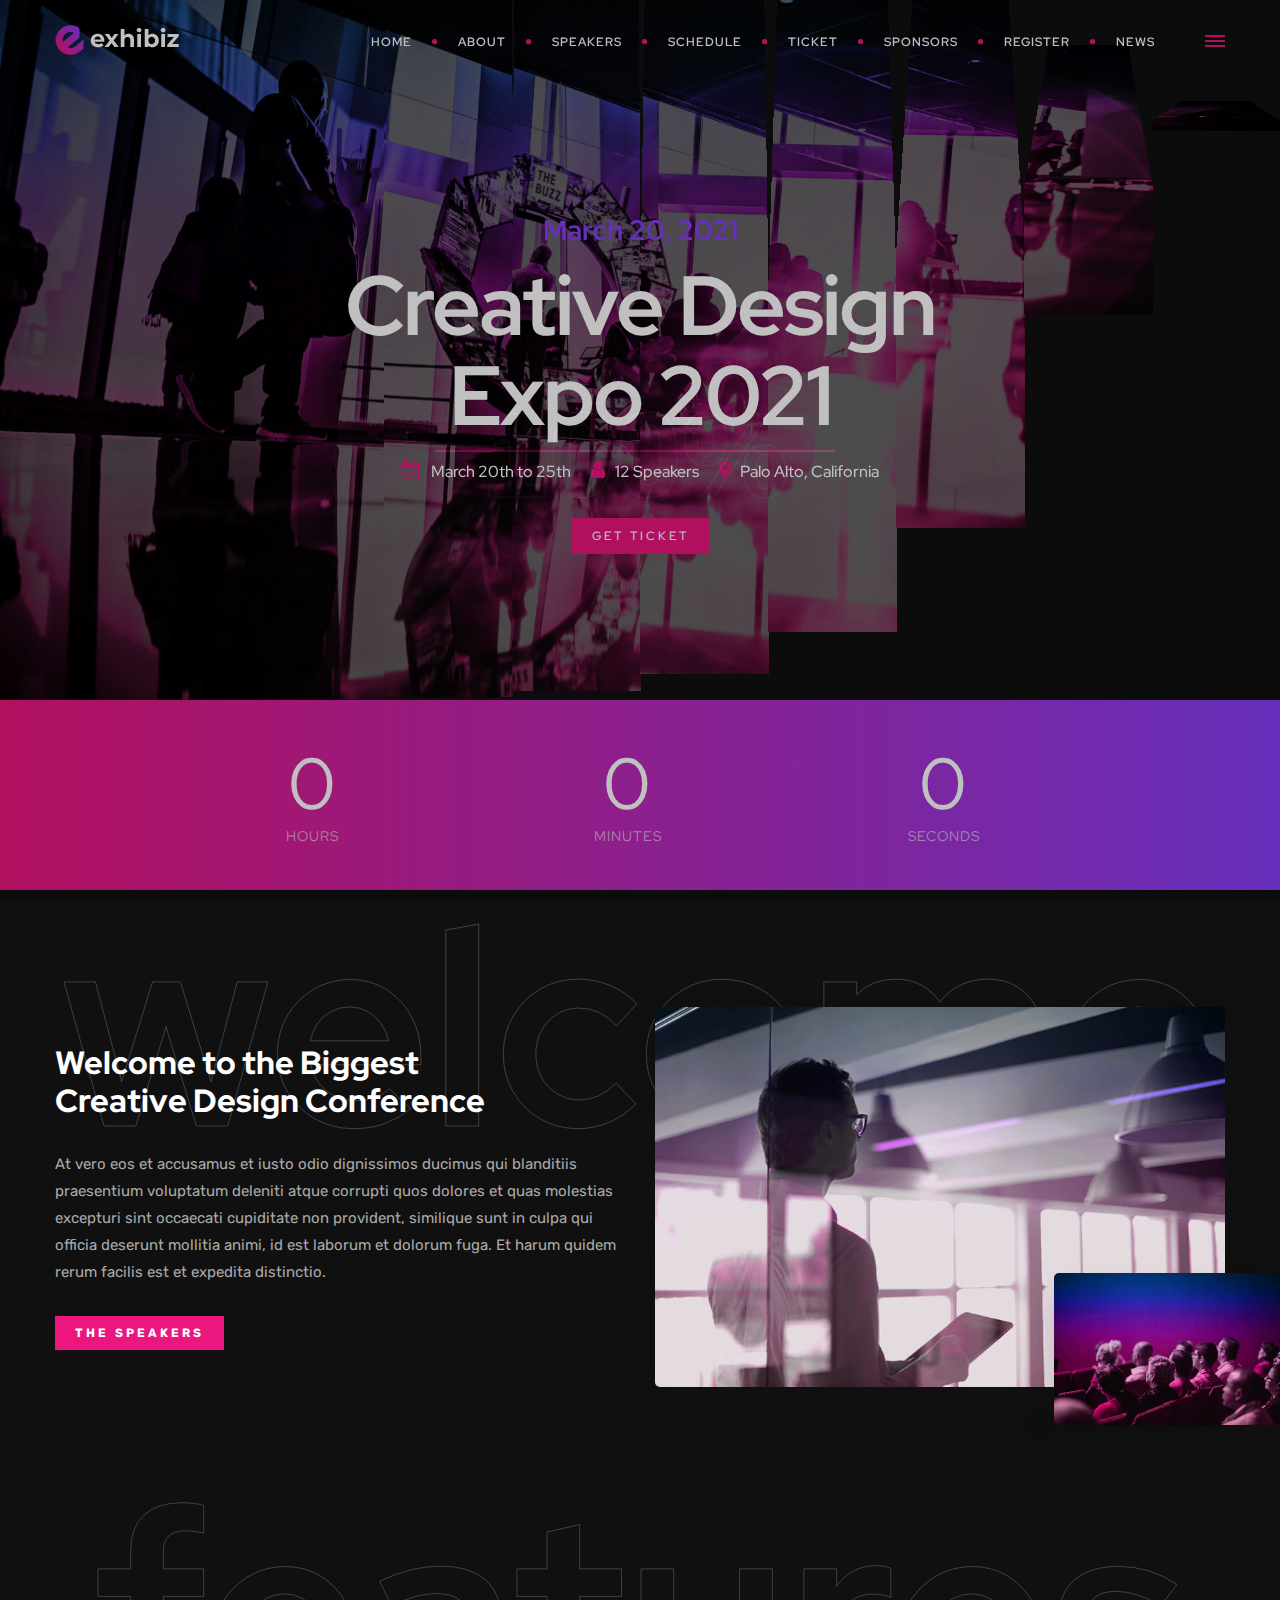
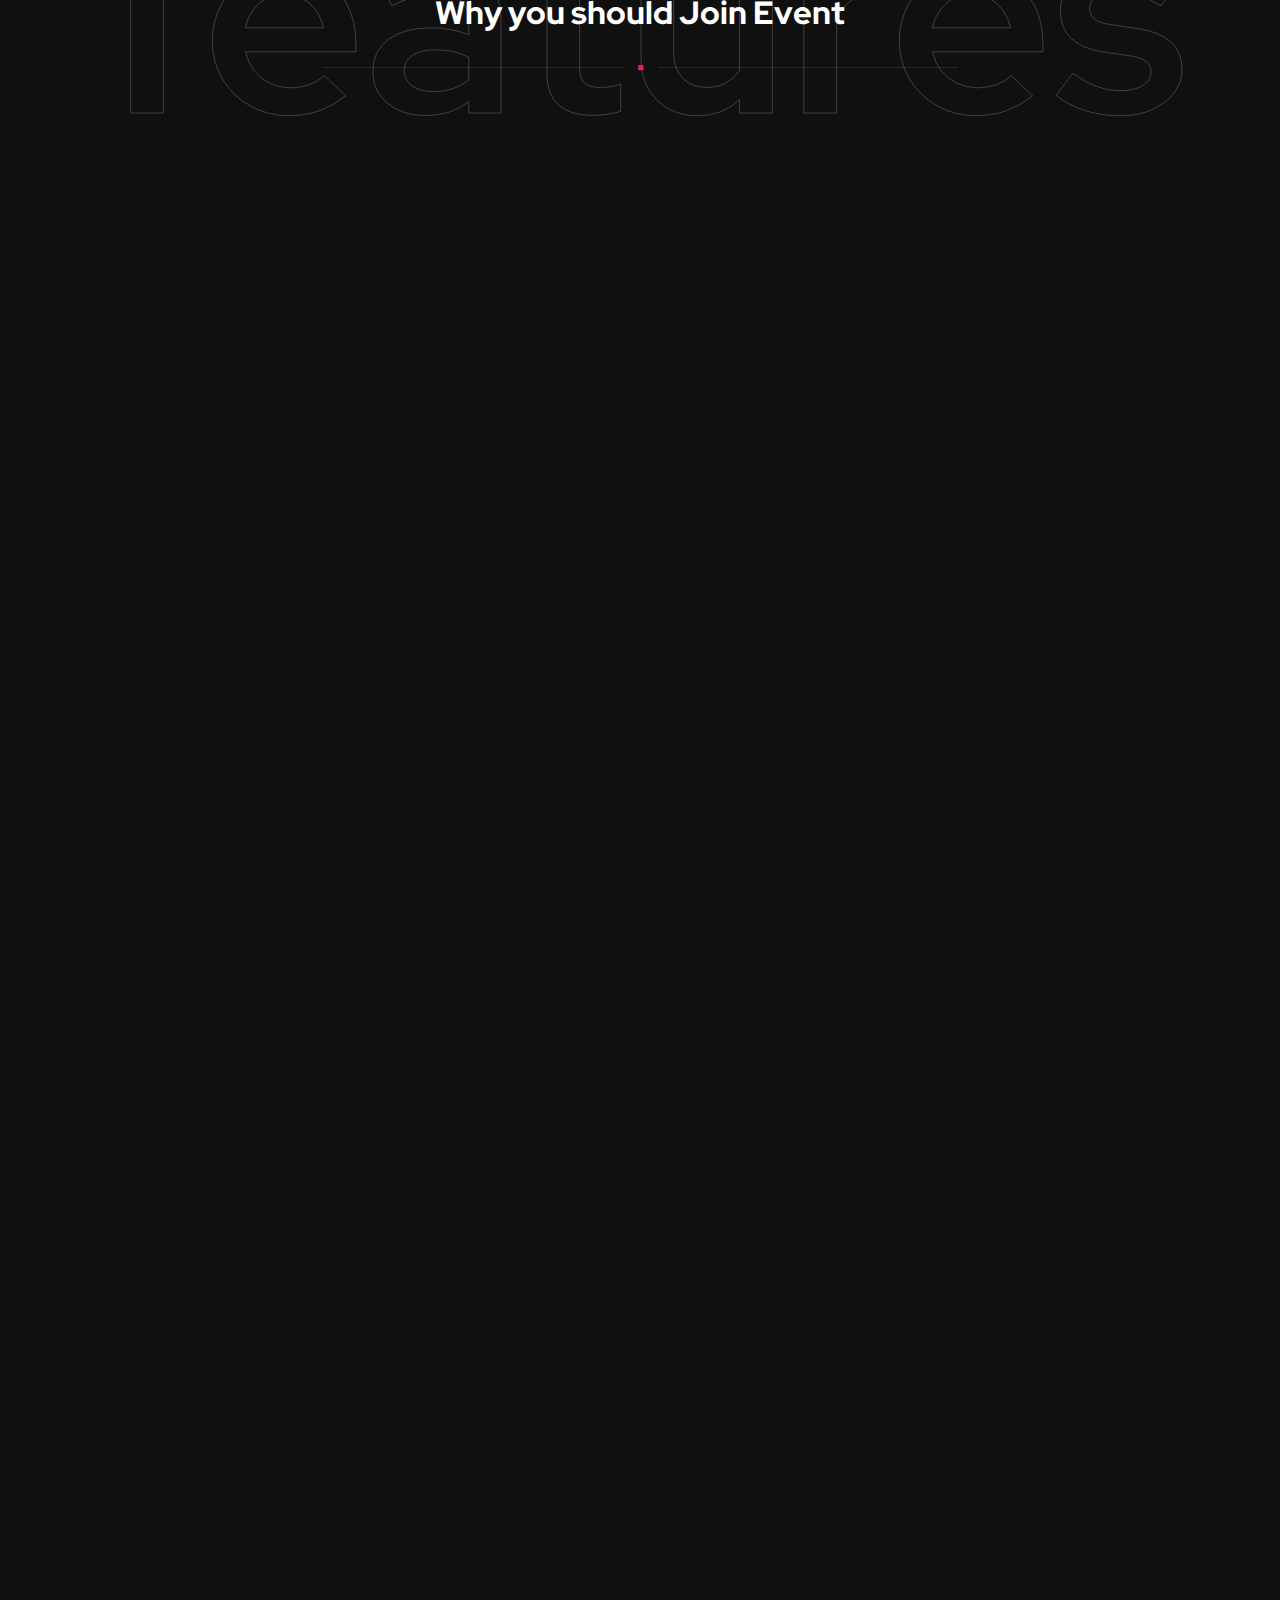
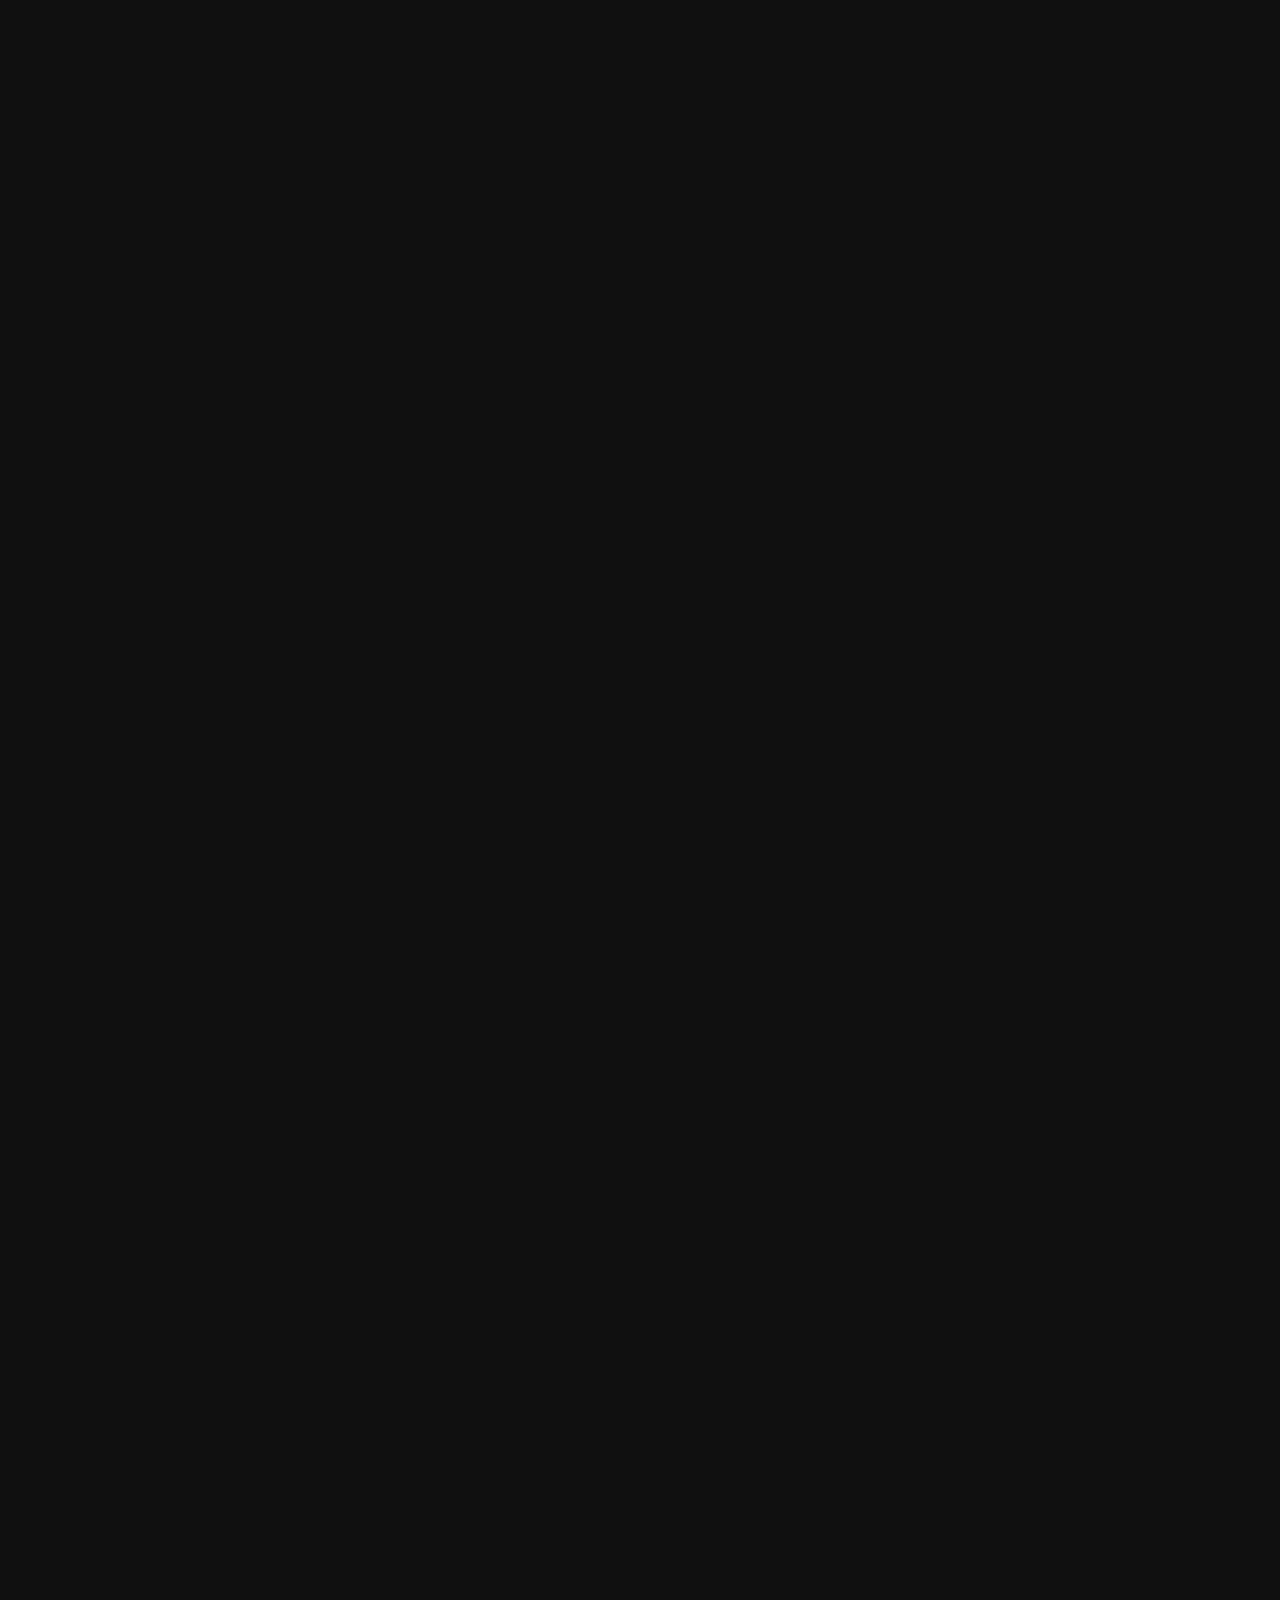
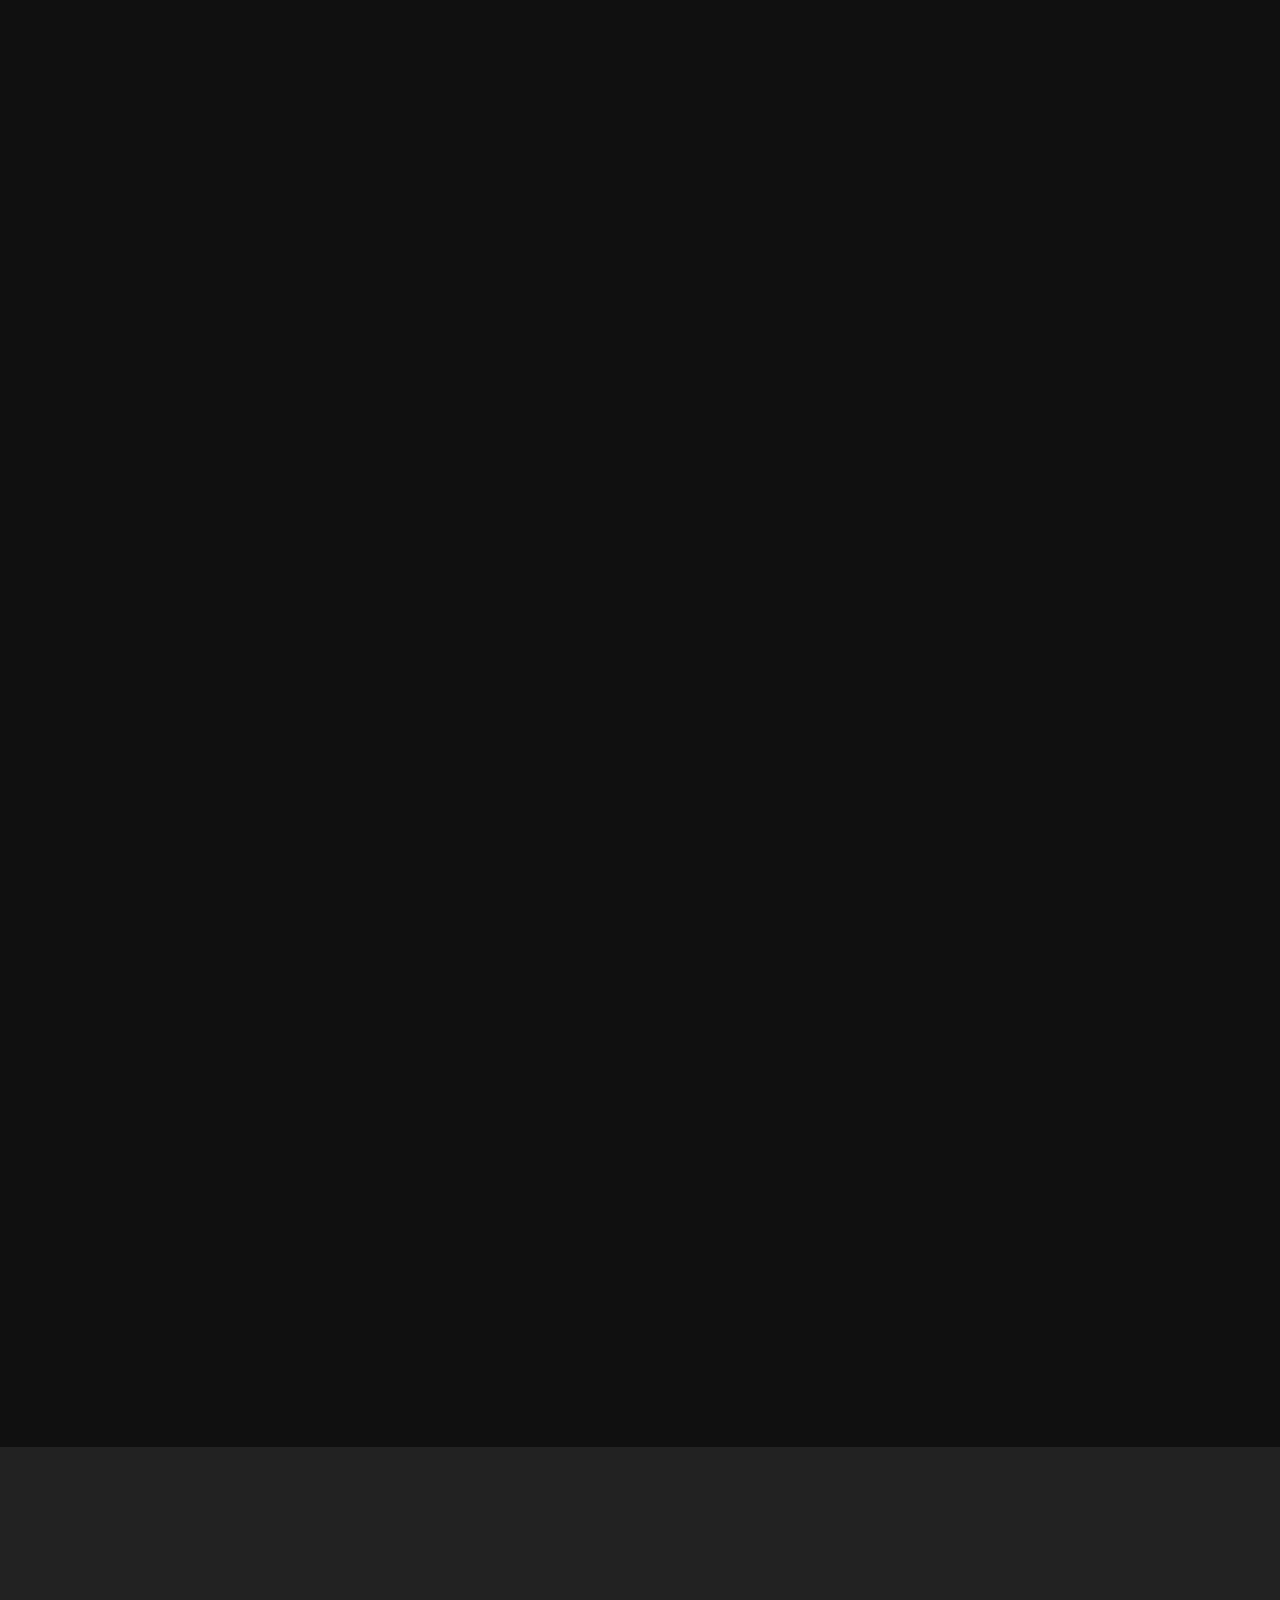
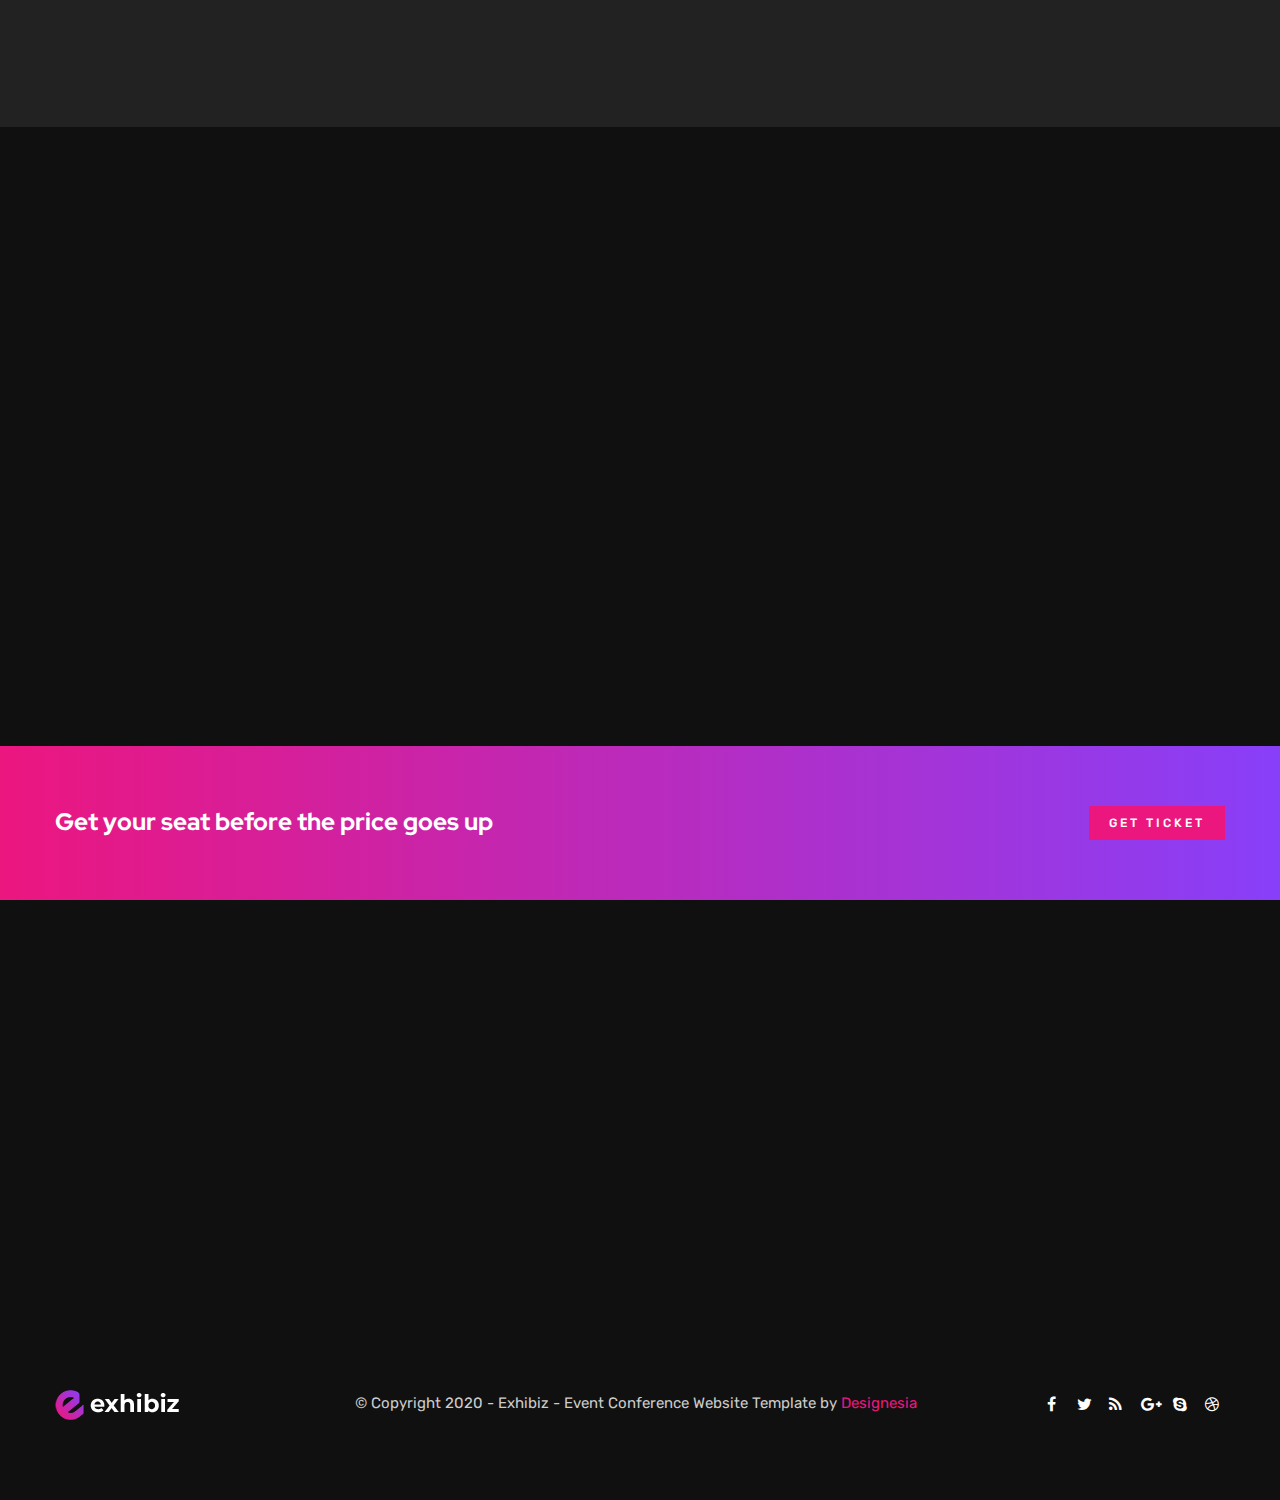
<file: index-event-slide-background-dark.html>
<!DOCTYPE html>
<html lang="en">

<head>
    <meta charset="utf-8">
    <title>Exhibiz - Event Conference Website Template</title>
    <meta name="viewport" content="width=device-width, initial-scale=1.0">
    <meta name="description" content="">
    <meta name="keywords" content="">
    <meta name="author" content="">


    <!--[if lt IE 9]>
	<script src="js/html5shiv.js"></script>
	<![endif]-->


    <!-- CSS Files
    ================================================== -->
    <link rel="stylesheet" href="css/bootstrap.css" type="text/css">
    <link rel="stylesheet" href="css/jpreloader.css" type="text/css">
    <link rel="stylesheet" href="css/animate.css" type="text/css">
    <link rel="stylesheet" href="css/plugin.css" type="text/css">
    <link rel="stylesheet" href="css/owl.carousel.css" type="text/css">
    <link rel="stylesheet" href="css/owl.theme.css" type="text/css">
    <link rel="stylesheet" href="css/owl.transitions.css" type="text/css">
    <link rel="stylesheet" href="css/magnific-popup.css" type="text/css">
    <link rel="stylesheet" href="css/jquery.countdown.css" type="text/css">
    <link rel="stylesheet" href="css/style.css" type="text/css">
	<link rel="stylesheet" href="css/twentytwenty.css" type="text/css">

    <!-- custom background -->
    <link rel="stylesheet" href="css/bg.css" type="text/css">

    <!-- color scheme -->
	<link rel="stylesheet" href="css/colors/magenta.css" type="text/css" id="colors">
    <link rel="stylesheet" href="css/color.css" type="text/css">

    <!-- load fonts -->
    <link rel="stylesheet" href="fonts/font-awesome/css/font-awesome.css" type="text/css">
    <link rel="stylesheet" href="fonts/elegant_font/HTML_CSS/style.css" type="text/css">
    <link rel="stylesheet" href="fonts/et-line-font/style.css" type="text/css">

    <!-- RS5.0 Stylesheet -->
    <link rel="stylesheet" href="revolution/css/settings.css" type="text/css">
    <link rel="stylesheet" href="revolution/css/layers.css" type="text/css">
    <link rel="stylesheet" href="revolution/css/navigation.css" type="text/css">
    <link rel="stylesheet" href="css/rev-settings.css" type="text/css">
	
	<!-- custom font -->
	<link rel="stylesheet" href="css/font-style.css" type="text/css">
</head>

<body id="homepage">

    <div id="wrapper">

        <!-- header begin -->
        <header class="transparent">
            <div class="info">
                <div class="container">
                    <div class="row">
                        <div class="col-md-12">
                            <div class="column">Working Hours Monday - Friday <span class="id-color"><strong>08:00-16:00</strong></span></div>
                            <div class="column">Toll Free <span class="id-color"><strong>1800.899.900</strong></span></div>
                            <!-- social icons -->
                            <div class="column social">
                                <a href="#"><i class="fa fa-facebook"></i></a>
                                <a href="#"><i class="fa fa-twitter"></i></a>
                                <a href="#"><i class="fa fa-rss"></i></a>
                                <a href="#"><i class="fa fa-google-plus"></i></a>
                                <a href="#"><i class="fa fa-envelope-o"></i></a>
                            </div>
                            <!-- social icons close -->
                        </div>
                    </div>
                </div>
            </div>

            <div class="container">
                <div class="row">
                    <div class="col-md-12">
                        <!-- logo begin -->
                        <div id="logo">
                            <a href="index.html">
                                <img class="logo" src="images-event/logo.png" alt="">
                            </a>
                        </div>
                        <!-- logo close -->

                            <!-- small button begin -->
                            <span id="menu-btn"></span>
                            <!-- small button close -->

                            <div class="header-extra">
                                <div class="v-center">
                                    <span id="b-menu">
                                        <span></span>
                                        <span></span>
                                        <span></span>
                                    </span>
                                </div>
                            </div>

                            <!-- mainmenu begin -->
							<ul id="mainmenu" class="ms-2">
								<li><a href="#section-hero">Home<span></span></a></li>
								<li><a href="#section-about">About<span></span></a></li>
								<li><a href="#section-speakers">Speakers<span></span></a></li>
								<li><a href="#section-schedule">Schedule<span></span></a></li>
								<li><a href="#section-ticket">Ticket<span></span></a></li>
								<li><a href="#section-sponsors">Sponsors<span></span></a></li>
								<li><a href="#section-register">Register<span></span></a></li>
                                <li><a href="news-dark.html">News<span></span></a></li>
							</ul>
							<!-- mainmenu close -->

                            

                    </div>
                    

                </div>
            </div>
        </header>
        <!-- header close -->


        <!-- content begin -->
        <div id="content" class="no-bottom no-top">

            <!-- revolution slider begin -->
            <section id="section-hero" class="fullwidthbanner-container" aria-label="section-slider" data-bgcolor="#101010">
                <div id="slider-revolution">
                    <ul>
                        <li data-transition="random-premium" data-slotamount="10" data-masterspeed="200" data-thumb="">
                            <!--  BACKGROUND IMAGE -->
							<img alt="" class="rev-slidebg" data-bgparallax="0" src="images-event/slider/wide1.jpg">
                        </li>
						
						<li data-transition="random-premium" data-slotamount="10" data-masterspeed="200" data-thumb="">
                            <!--  BACKGROUND IMAGE -->
							<img alt="" class="rev-slidebg" data-bgparallax="0" src="images-event/slider/wide2.jpg">
                        </li>

                    </ul>
					
					<div style="" class="tp-static-layers">
                            <div
                                class="text-center tp-caption size-28 font-weight-bold text-white tp-static-layer"
                                data-x="['center','center','center','center']"
                                data-hoffset="['0']"
                                data-y="['top','top','top','top']"
                                data-voffset="['185']"
                                data-lineheight="['90','90','90','90']"
                                data-width="none"
                                data-height="none"
                                data-whitespace="nowrap"
                                data-type="text"
                                data-responsive_offset="on"
                                data-startslide="0"
                                data-endslide="3"
                                data-frames='[{"from":"opacity:0;","speed":300,"to":"o:1;","delay":500,"ease":"Power2.easeInOut"},{"delay":"wait","speed":300,"to":"opacity:0;","ease":"nothing"}]'
                                data-textAlign="['center','center','center','center']"
                                data-paddingtop="[0,0,0,0]"
                                data-paddingright="[0,0,0,0]"
                                data-paddingbottom="[0,0,0,0]"
                                data-paddingleft="[0,0,0,0]"
                            >
                                <span class="id-color-2">March 20, 2021</span>
                            </div>
							
                            <div
                                class="text-center tp-caption size-84 font-weight-bold text-white tp-static-layer"
                                data-x="['center','center','center','center']"
                                data-hoffset="['0']"
                                data-y="['center','center','center','center']"
                                data-lineheight="['90','90','90','90']"
                                data-width="none"
                                data-height="none"
                                data-whitespace="nowrap"
                                data-type="text"
                                data-responsive_offset="on"
                                data-startslide="0"
                                data-endslide="3"
                                data-frames='[{"from":"opacity:0;","speed":300,"to":"o:1;","delay":500,"ease":"Power2.easeInOut"},{"delay":"wait","speed":300,"to":"opacity:0;","ease":"nothing"}]'
                                data-textAlign="['center','center','center','center']"
                                data-paddingtop="[0,0,0,0]"
                                data-paddingright="[0,0,0,0]"
                                data-paddingbottom="[0,0,0,0]"
                                data-paddingleft="[0,0,0,0]"
                            >
                                Creative Design<br>
								Expo 2021
                            </div>
							
							
							<div
                                class="text-center tp-caption size-20 text-white tp-static-layer"
                                data-x="['center','center','center','center']"
                                data-hoffset="['0']"
                                data-y="['top','top','top','top']"
                                data-voffset="['430']"
                                data-lineheight="['90','90','90','90']"
                                data-width="none"
                                data-height="none"
                                data-whitespace="nowrap"
                                data-type="text"
                                data-responsive_offset="on"
                                data-startslide="0"
                                data-endslide="3"
                                data-frames='[{"from":"opacity:0;","speed":300,"to":"o:1;","delay":500,"ease":"Power2.easeInOut"},{"delay":"wait","speed":300,"to":"opacity:0;","ease":"nothing"}]'
                                data-textAlign="['center','center','center','center']"
                                data-paddingtop="[0,0,0,0]"
                                data-paddingright="[0,0,0,0]"
                                data-paddingbottom="[0,0,0,0]"
                                data-paddingleft="[0,0,0,0]"
                            >
                                <div class="spacer-single"></div>
                                    <div class="d-lg-flex justify-content-center sm-hide">
                                        <div class="h6 padding10 pt0 pb0"><i class="i_h3 fa fa-calendar-check-o id-color"></i>March 20th to 25th</div>
                                        <div class="h6 padding10 pt0 pb0"><i class="i_h3 fa fa-user id-color"></i>12 Speakers</div>
                                        <div class="h6 padding10 pt0 pb0"><i class="i_h3 fa fa-map-marker id-color"></i>Palo Alto, California</div>
                                    </div>
                            </div>

                            
                            <div
                                class="tp-caption tp-static-layer"
                                data-x="['center','center','center','center']"
                                data-hoffset="['0']"
                                data-y="['top','top','top','top']"
                                data-voffset="['506']"
                                data-width="none"
                                data-height="none"
                                data-whitespace="nowrap"
                                data-type="button"
                                data-actions='[{"event":"click","action":"scrollbelow","offset":"px","delay":""}]'
                                data-responsive_offset="on"
                                data-responsive="off"
                                data-startslide="0"
                                data-endslide="3"
                                data-frames='[{"from":"opacity:0;","speed":300,"to":"o:1;","delay":500,"ease":"Power2.easeInOut"},{"delay":"wait","speed":300,"to":"opacity:0;","ease":"nothing"},{"frame":"hover","speed":"300","ease":"Power1.easeInOut","to":"o:1;rX:0;rY:0;rZ:0;z:0;","style":"c:rgba(255, 255, 255, 1.00);bg:rgba(255, 255, 255, 0.15);bw:2px 2px 2px 2px;"}]'
                                data-textAlign="['center','center','center','center']"
                                data-paddingtop="[12,12,12,12]"
                                data-paddingright="[20,20,20,20]"
                                data-paddingbottom="[12,12,12,12]"
                                data-paddingleft="[20,20,20,20]"
                            >
                                <a href="#section-ticket" class="btn-custom text-white scroll-to">Get Ticket</a>
                            </div>
							
							<div
                                class="tp-caption tp-static-layer"
                                data-x="['center','center','center','center']"
                                data-hoffset="['0']"
                                data-y="['top','top','top','top']"
                                data-voffset="['506']"
                                data-width="none"
                                data-height="none"
                                data-whitespace="nowrap"
                                data-type="button"
                                data-actions='[{"event":"click","action":"scrollbelow","offset":"px","delay":""}]'
                                data-responsive_offset="on"
                                data-responsive="off"
                                data-startslide="0"
                                data-endslide="3"
                                data-frames='[{"from":"opacity:0;","speed":300,"to":"o:1;","delay":500,"ease":"Power2.easeInOut"},{"delay":"wait","speed":300,"to":"opacity:0;","ease":"nothing"},{"frame":"hover","speed":"300","ease":"Power1.easeInOut","to":"o:1;rX:0;rY:0;rZ:0;z:0;","style":"c:rgba(255, 255, 255, 1.00);bg:rgba(255, 255, 255, 0.15);bw:2px 2px 2px 2px;"}]'
                                data-textAlign="['center','center','center','center']"
                                data-paddingtop="[12,12,12,12]"
                                data-paddingright="[20,20,20,20]"
                                data-paddingbottom="[12,12,12,12]"
                                data-paddingleft="[20,20,20,20]"
                            >
                            </div>
                        </div>
                </div>
            </section>
            <!-- revolution slider close -->
			
			<section id="section-countdown" aria-label="section" class="gradient-to-right pt40 pb40">
				<div class="container">
					<div class="row">
						<div class="col-md-10 offset-md-1">
							<div class="spacer-single"></div>
							<div id="defaultCountdown"></div>
						</div>
					</div>
				</div>
			</section>
			
			<!-- section begin -->
			<section id="section-about" data-bgimage="url(images-event/bg/1.png) fixed no-repeat">
				<div class="wm wm-border dark wow fadeInDown">welcome</div>
                    <div class="container">
                        <div class="row align-items-center">
                            
                            <div class="col-lg-6 wow fadeInLeft" data-wow-delay="0s">
                                <h2>Welcome to the Biggest<br>Creative Design Conference</h2>
                                <p>
                                    At vero eos et accusamus et iusto odio dignissimos ducimus qui blanditiis praesentium voluptatum deleniti atque corrupti quos dolores et quas molestias excepturi sint occaecati cupiditate non provident, similique sunt in culpa qui officia deserunt mollitia animi, id est laborum et dolorum fuga. Et harum quidem rerum facilis est et expedita distinctio.
                                </p>
								
								<div class="spacer10"></div>
								
								<a href="#section-speakers" class="btn-custom font-weight-bold text-white sm-mb-30 scroll-to">The Speakers</a>
                            </div>
							
							<div class="col-lg-6 mb-sm-30 text-center wow fadeInRight">
                                <div class="de-images">
									<img class="di-small wow fadeIn" src="images-event/misc/2.jpg" alt="" />
									<img class="di-small-2" src="images-event/misc/3.jpg" alt="" />
									<img class="img-fluid wow fadeInRight" data-wow-delay=".25s" src="images-event/misc/1.jpg" alt="" />
								</div>
                            </div>

                        </div>
                    </div>
                </section>
				
				
				<!-- section begin -->
            <section id="section-features">
				<div class="wm wm-border dark wow fadeInDown ">features</div>
                <div class="container">
                    <div class="row">
                        <div class="col-md-6 offset-md-3 text-center wow fadeInUp">
                            <h1>Why you should Join Event</h1>
                            <div class="separator"><span><i class="fa fa-square"></i></span></div>
                            <div class="spacer-single"></div>
                        </div>


                        <div class="col-lg-4 wow fadeIn" data-wow-delay="0s">
                            <div class="box-number square">
                               <i class="bg-color hover-color-2 fa fa-microphone text-light"></i>
                                <div class="text">
                                    <h3><span>World Class Speakers</span></h3>
                                    <p>At vero eos et accusamus et iusto odio dignissimos ducimus qui blanditiis praesentium voluptatum deleniti atque.</p>
                                </div>
                            </div>
                        </div>

                        <div class="col-lg-4 wow fadeIn" data-wow-delay=".25s">
                            <div class="box-number square">
                                <i class="bg-color hover-color-2 fa fa-lightbulb-o text-light"></i>
                                <div class="text">
                                    <h3><span>Best Experience</span></h3>
                                    <p>At vero eos et accusamus et iusto odio dignissimos ducimus qui blanditiis praesentium voluptatum deleniti atque.</p>
                                </div>
                            </div>
                        </div>

                        <div class="col-lg-4 wow fadeIn" data-wow-delay=".5s">
                            <div class="box-number square">
                                <i class="bg-color hover-color-2 fa fa-sitemap text-light"></i>
                                <div class="text">
                                    <h3><span>Networking</span></h3>
                                    <p>At vero eos et accusamus et iusto odio dignissimos ducimus qui blanditiis praesentium voluptatum deleniti atque.</p>
                                </div>
                            </div>
                        </div>

                        <div class="spacer-single sm-hide"></div>

                        <div class="col-lg-4 wow fadeIn" data-wow-delay=".75s">
                            <div class="box-number square">
                                <i class="bg-color hover-color-2 fa fa-building text-light"></i>
                                <div class="text">
                                    <h3><span>Modern Venue</span></h3>
                                    <p>At vero eos et accusamus et iusto odio dignissimos ducimus qui blanditiis praesentium voluptatum deleniti atque.</p>
                                </div>
                            </div>
                        </div>

                        <div class="col-lg-4 wow fadeIn" data-wow-delay="1s">
                            <div class="box-number square">
                                <i class="bg-color hover-color-2  fa fa-users text-light"></i>
                                <div class="text">
                                    <h3><span>New People</span></h3>
                                    <p>At vero eos et accusamus et iusto odio dignissimos ducimus qui blanditiis praesentium voluptatum deleniti atque.</p>
                                </div>
                            </div>
                        </div>

                        <div class="col-lg-4 wow fadeIn" data-wow-delay="1.25s">
                            <div class="box-number square">
                                <i class="bg-color hover-color-2 fa fa-mortar-board text-light"></i>
                                <div class="text">
                                    <h3><span>Certificates</span></h3>
                                    <p>At vero eos et accusamus et iusto odio dignissimos ducimus qui blanditiis praesentium voluptatum deleniti atque.</p>
                                </div>
                            </div>
                        </div>
						

                    </div>
                </div>
            </section>
            <!-- section close -->
			
			<!-- section begin -->
            <section id="section-speakers" class="text-light" data-bgimage="url(images-event/bg/1.jpg) fixed top center" data-stellar-background-ratio=".2">
				<div class="wm wm-border dark wow fadeInDown">speakers</div>
                <div class="container">
                    <div class="row">
						<div class="col-md-6 offset-md-3 text-center wow fadeInUp">
                            <h1>The Speakers</h1>
                            <div class="separator"><span><i class="fa fa-square"></i></span></div>
                            <div class="spacer-single"></div>
                        </div>
						
						<div class="clearfix"></div>
                      
                       <div class="col-xl-3 col-lg-4 col-sm-6 mb30 wow fadeInUp">
							<!-- team member -->
							<div class="de-team-list">
								<div class="team-pic">
									<img src="images-event/team/1.jpg" class="img-responsive" alt="" />
								</div>
								<div class="team-desc">
									<h3>John Smith</h3>
									<p class="lead">Expert Designer</p>
									<div class="small-border"></div>
									<p>Duis aute irure dolor in reprehenderit in voluptate velit esse cillum dolore eu fugiat.</p>

									<div class="social">
										<a href="#"><i class="fa fa-facebook fa-lg"></i></a>
										<a href="#"><i class="fa fa-twitter fa-lg"></i></a>
										<a href="#"><i class="fa fa-google-plus fa-lg"></i></a>
										<a href="#"><i class="fa fa-skype fa-lg"></i></a>
									</div>
								</div>
							</div>
							<!-- team close -->
						</div>
						
						<div class="col-xl-3 col-lg-4 col-sm-6 mb30 wow fadeInUp">
							<!-- team member -->
							<div class="de-team-list">
								<div class="team-pic">
									<img src="images-event/team/2.jpg" class="img-responsive" alt="" />
								</div>
								<div class="team-desc">
									<h3>Michael Dennis</h3>
									<p class="lead">Expert Designer</p>
									<div class="small-border"></div>
									<p>Duis aute irure dolor in reprehenderit in voluptate velit esse cillum dolore eu fugiat.</p>

									<div class="social">
										<a href="#"><i class="fa fa-facebook fa-lg"></i></a>
										<a href="#"><i class="fa fa-twitter fa-lg"></i></a>
										<a href="#"><i class="fa fa-google-plus fa-lg"></i></a>
										<a href="#"><i class="fa fa-skype fa-lg"></i></a>
									</div>
								</div>
							</div>
							<!-- team close -->
						</div>
						
						<div class="col-xl-3 col-lg-4 col-sm-6 mb30 wow fadeInUp">
							<!-- team member -->
							<div class="de-team-list">
								<div class="team-pic">
									<img src="images-event/team/3.jpg" class="img-responsive" alt="" />
								</div>
								<div class="team-desc">
									<h3>Sarah Michelle</h3>
									<p class="lead">Expert Designer</p>
									<div class="small-border"></div>
									<p>Duis aute irure dolor in reprehenderit in voluptate velit esse cillum dolore eu fugiat.</p>

									<div class="social">
										<a href="#"><i class="fa fa-facebook fa-lg"></i></a>
										<a href="#"><i class="fa fa-twitter fa-lg"></i></a>
										<a href="#"><i class="fa fa-google-plus fa-lg"></i></a>
										<a href="#"><i class="fa fa-skype fa-lg"></i></a>
									</div>
								</div>
							</div>
							<!-- team close -->
						</div>
						
						<div class="col-xl-3 col-lg-4 col-sm-6 mb30 wow fadeInUp">
							<!-- team member -->
							<div class="de-team-list">
								<div class="team-pic">
									<img src="images-event/team/4.jpg" class="img-responsive" alt="" />
								</div>
								<div class="team-desc">
									<h3>Katty Wilson</h3>
									<p class="lead">Expert Designer</p>
									<div class="small-border"></div>
									<p>Duis aute irure dolor in reprehenderit in voluptate velit esse cillum dolore eu fugiat.</p>

									<div class="social">
										<a href="#"><i class="fa fa-facebook fa-lg"></i></a>
										<a href="#"><i class="fa fa-twitter fa-lg"></i></a>
										<a href="#"><i class="fa fa-google-plus fa-lg"></i></a>
										<a href="#"><i class="fa fa-skype fa-lg"></i></a>
									</div>
								</div>
							</div>
							<!-- team close -->
						</div>

						<div class="clearfix"></div>

                    </div>
                </div>
            </section>
            <!-- section close -->
			
			
			<!-- section begin -->
            <section id="section-schedule" aria-label="section-services-tab" data-bgimage="url(images-event/bg/2.png) fixed center no-repeat">
                <div class="wm wm-border dark wow fadeInDown ">schedule</div>
                <div class="container">
                    <div class="row">
                        <div class="col-md-6 offset-md-3 text-center wow fadeInUp">
                            <h1>Event Schedule</h1>
                            <div class="separator"><span><i class="fa fa-square"></i></span></div>
                            <div class="spacer-single"></div>
                        </div>

                        <div class="col-md-12 wow fadeInUp">
                            <div class="de_tab tab_style_4 text-center">
                                <ul class="de_nav de_nav_dark">
                                    <li class="active" data-link="#section-services-tab">
                                        <h3>Day <span>01</span></h3>
                                        <h4>March 20, 2021</h4>
                                    </li>
                                    <li data-link="#section-services-tab">
                                        <h3>Day <span>02</span></h3>
                                        <h4>March 21, 2021</h4>
                                    </li>
                                    <li data-link="#section-services-tab">
                                        <h3>Day <span>03</span></h3>
                                        <h4>March 22, 2021</h4>
                                    </li>
                                    <li data-link="#section-services-tab">
                                        <h3>Day <span>04</span></h3>
                                        <h4>March 23, 2021</h4>
                                    </li>
                                    <li data-link="#section-services-tab">
                                        <h3>Day <span>05</span></h3>
                                        <h4>March 24, 2021</h4>
                                    </li>
                                </ul>

                                <div class="de_tab_content text-left">

                                    <div id="tab1" class="tab_single_content dark">
                                        <div class="row">
                                            <div class="col-md-12">
                                                <div class="schedule-listing">
                                                    <div class="schedule-item">
                                                        <div class="sc-time">08:00 - 10:00 AM</div>
                                                        <div class="sc-pic">
                                                            <img src="images-event/team/1.jpg" class="img-circle" alt="">
                                                        </div>
                                                        <div class="sc-name">
                                                            <h4>John Smith</h4>
                                                            <span>Founder & CEO</span>
                                                        </div>
                                                        <div class="sc-info">
                                                            <h3>Introduction Creative Design</h3>
                                                            <p>In this session we will discuss about digital topics in detail. You need laptops and other tech support equipment. This session will last for 2 hours. So prepare yourself.</p>
                                                        </div>
                                                        <div class="clearfix"></div>
                                                    </div>
                                                </div>

                                                <div class="schedule-listing">
                                                    <div class="schedule-item">
                                                        <div class="sc-time">12:00 - 14:00 PM</div>
                                                        <div class="sc-pic">
                                                            <img src="images-event/team/2.jpg" class="img-circle" alt="">
                                                        </div>
                                                        <div class="sc-name">
                                                            <h4>Michael Dennis</h4>
                                                            <span>Founder & CEO</span>
                                                        </div>
                                                        <div class="sc-info">
                                                            <h3>Getting Started With Creative Design</h3>
                                                            <p>In this session we will discuss about digital topics in detail. You need laptops and other tech support equipment. This session will last for 2 hours. So prepare yourself.</p>
                                                        </div>
                                                        <div class="clearfix"></div>
                                                    </div>
                                                </div>

                                                <div class="schedule-listing">
                                                    <div class="schedule-item">
                                                        <div class="sc-time">16:00 - 18:00 PM</div>
                                                        <div class="sc-pic">
                                                            <img src="images-event/team/3.jpg" class="img-circle" alt="">
                                                        </div>
                                                        <div class="sc-name">
                                                            <h4>Sarah Michelle</h4>
                                                            <span>Founder & CEO</span>
                                                        </div>
                                                        <div class="sc-info">
                                                            <h3>Prepare Your Design Concept</h3>
                                                            <p>In this session we will discuss about digital topics in detail. You need laptops and other tech support equipment. This session will last for 2 hours. So prepare yourself.</p>
                                                        </div>
                                                        <div class="clearfix"></div>
                                                    </div>
                                                </div>

                                                <div class="schedule-listing">
                                                    <div class="schedule-item">
                                                        <div class="sc-time">20:00 - 22:00 PM</div>
                                                        <div class="sc-pic">
                                                            <img src="images-event/team/4.jpg" class="img-circle" alt="">
                                                        </div>
                                                        <div class="sc-name">
                                                            <h4>Katty Wilson</h4>
                                                            <span>Founder & CEO</span>
                                                        </div>
                                                        <div class="sc-info">
                                                            <h3>Creative Design Implementation Basic</h3>
                                                            <p>In this session we will discuss about digital topics in detail. You need laptops and other tech support equipment. This session will last for 2 hours. So prepare yourself.</p>
                                                        </div>
                                                        <div class="clearfix"></div>
                                                    </div>
                                                </div>
                                            </div>
                                        </div>
                                    </div>

                                    <div id="tab2" class="tab_single_content dark">
                                        <div class="row">
                                            <div class="col-md-12">
                                                <div class="schedule-listing">
                                                    <div class="schedule-item">
                                                        <div class="sc-time">08:00 - 12:00 AM</div>
                                                        <div class="sc-pic">
                                                            <img src="images-event/team/5.jpg" class="img-circle" alt="">
                                                        </div>
                                                        <div class="sc-name">
                                                            <h4>Rose Shipp</h4>
                                                            <span>Founder & CEO</span>
                                                        </div>
                                                        <div class="sc-info">
                                                            <h3>Creative Design Implementation Basic 2</h3>
                                                            <p>In this session we will discuss about digital topics in detail. You need laptops and other tech support equipment. This session will last for 2 hours. So prepare yourself.</p>
                                                        </div>
                                                        <div class="clearfix"></div>
                                                    </div>
                                                </div>

                                                <div class="schedule-listing">
                                                    <div class="schedule-item">
                                                        <div class="sc-time">12:00 - 14:00 PM</div>
                                                        <div class="sc-pic">
                                                            <img src="images-event/team/6.jpg" class="img-circle" alt="">
                                                        </div>
                                                        <div class="sc-name">
                                                            <h4>Isaac Nicholas</h4>
                                                            <span>Founder & CEO</span>
                                                        </div>
                                                        <div class="sc-info">
                                                            <h3>How to Design Happiness</h3>
                                                            <p>In this session we will discuss about digital topics in detail. You need laptops and other tech support equipment. This session will last for 2 hours. So prepare yourself.</p>
                                                        </div>
                                                        <div class="clearfix"></div>
                                                    </div>
                                                </div>

                                                <div class="schedule-listing">
                                                    <div class="schedule-item">
                                                        <div class="sc-time">16:00 - 18:00 PM</div>
                                                        <div class="sc-pic">
                                                            <img src="images-event/team/7.jpg" class="img-circle" alt="">
                                                        </div>
                                                        <div class="sc-name">
                                                            <h4>John Arnold</h4>
                                                            <span>Founder & CEO</span>
                                                        </div>
                                                        <div class="sc-info">
                                                            <h3>Good Storytelling For Great Design</h3>
                                                            <p>In this session we will discuss about digital topics in detail. You need laptops and other tech support equipment. This session will last for 2 hours. So prepare yourself.</p>
                                                        </div>
                                                        <div class="clearfix"></div>
                                                    </div>
                                                </div>

                                                <div class="schedule-listing">
                                                    <div class="schedule-item">
                                                        <div class="sc-time">20:00 - 22:00 PM</div>
                                                        <div class="sc-pic">
                                                            <img src="images-event/team/1.jpg" class="img-circle" alt="">
                                                        </div>
                                                        <div class="sc-name">
                                                            <h4>John Smith</h4>
                                                            <span>Founder & CEO</span>
                                                        </div>
                                                        <div class="sc-info">
                                                            <h3>Unintuitive Lessons on Being a Designer</h3>
                                                            <p>In this session we will discuss about digital topics in detail. You need laptops and other tech support equipment. This session will last for 2 hours. So prepare yourself.</p>
                                                        </div>
                                                        <div class="clearfix"></div>
                                                    </div>
                                                </div>
                                            </div>
                                        </div>
                                    </div>

                                    <div id="tab3" class="tab_single_content dark">
                                        <div class="row">
                                            <div class="col-md-12">
                                                <div class="schedule-listing">
                                                    <div class="schedule-item">
                                                        <div class="sc-time">08:00 - 12:00 AM</div>
                                                        <div class="sc-pic">
                                                            <img src="images-event/team/2.jpg" class="img-circle" alt="">
                                                        </div>
                                                        <div class="sc-name">
                                                            <h4>Michael Dennis</h4>
                                                            <span>Founder & CEO</span>
                                                        </div>
                                                        <div class="sc-info">
                                                            <h3>The Secret of Great App Design</h3>
                                                            <p>In this session we will discuss about digital topics in detail. You need laptops and other tech support equipment. This session will last for 2 hours. So prepare yourself.</p>
                                                        </div>
                                                        <div class="clearfix"></div>
                                                    </div>
                                                </div>

                                                <div class="schedule-listing">
                                                    <div class="schedule-item">
                                                        <div class="sc-time">12:00 - 14:00 PM</div>
                                                        <div class="sc-pic">
                                                            <img src="images-event/team/3.jpg" class="img-circle" alt="">
                                                        </div>
                                                        <div class="sc-name">
                                                            <h4>Sarah Michelle</h4>
                                                            <span>Founder & CEO</span>
                                                        </div>
                                                        <div class="sc-info">
                                                            <h3>Use Design Thinking in Your Everyday Routine</h3>
                                                            <p>In this session we will discuss about digital topics in detail. You need laptops and other tech support equipment. This session will last for 2 hours. So prepare yourself.</p>
                                                        </div>
                                                        <div class="clearfix"></div>
                                                    </div>
                                                </div>

                                                <div class="schedule-listing">
                                                    <div class="schedule-item">
                                                        <div class="sc-time">16:00 - 18:00 PM</div>
                                                        <div class="sc-pic">
                                                            <img src="images-event/team/4.jpg" class="img-circle" alt="">
                                                        </div>
                                                        <div class="sc-name">
                                                            <h4>Katty Wilson</h4>
                                                            <span>Founder & CEO</span>
                                                        </div>
                                                        <div class="sc-info">
                                                            <h3>Design Into The Real World</h3>
                                                            <p>In this session we will discuss about digital topics in detail. You need laptops and other tech support equipment. This session will last for 2 hours. So prepare yourself.</p>
                                                        </div>
                                                        <div class="clearfix"></div>
                                                    </div>
                                                </div>

                                                <div class="schedule-listing">
                                                    <div class="schedule-item">
                                                        <div class="sc-time">20:00 - 22:00 AM</div>
                                                        <div class="sc-pic">
                                                            <img src="images-event/team/5.jpg" class="img-circle" alt="">
                                                        </div>
                                                        <div class="sc-name">
                                                            <h4>Rose Shipp</h4>
                                                            <span>Founder & CEO</span>
                                                        </div>
                                                        <div class="sc-info">
                                                            <h3>Advanced Design Implementation</h3>
                                                            <p>In this session we will discuss about digital topics in detail. You need laptops and other tech support equipment. This session will last for 2 hours. So prepare yourself.</p>
                                                        </div>
                                                        <div class="clearfix"></div>
                                                    </div>
                                                </div>
                                            </div>
                                        </div>
                                    </div>

                                    <div id="tab4" class="tab_single_content dark">
                                        <div class="row">
                                            <div class="col-md-12">
                                                <div class="schedule-listing">
                                                    <div class="schedule-item">
                                                        <div class="sc-time">08:00 - 12:00 AM</div>
                                                        <div class="sc-pic">
                                                            <img src="images-event/team/6.jpg" class="img-circle" alt="">
                                                        </div>
                                                        <div class="sc-name">
                                                            <h4>Isaac Nicholas</h4>
                                                            <span>Founder & CEO</span>
                                                        </div>
                                                        <div class="sc-info">
                                                            <h3>Advanced Design Implementation 2</h3>
                                                            <p>In this session we will discuss about digital topics in detail. You need laptops and other tech support equipment. This session will last for 2 hours. So prepare yourself.</p>
                                                        </div>
                                                        <div class="clearfix"></div>
                                                    </div>
                                                </div>

                                                <div class="schedule-listing">
                                                    <div class="schedule-item">
                                                        <div class="sc-time">12:00 - 14:00 PM</div>
                                                        <div class="sc-pic">
                                                            <img src="images-event/team/7.jpg" class="img-circle" alt="">
                                                        </div>
                                                        <div class="sc-name">
                                                            <h4>John Arnold</h4>
                                                            <span>Founder & CEO</span>
                                                        </div>
                                                        <div class="sc-info">
                                                            <h3>Branding, Identity &amp; Logo Design Explained</h3>
                                                            <p>In this session we will discuss about digital topics in detail. You need laptops and other tech support equipment. This session will last for 2 hours. So prepare yourself.</p>
                                                        </div>
                                                        <div class="clearfix"></div>
                                                    </div>
                                                </div>

                                                <div class="schedule-listing">
                                                    <div class="schedule-item">
                                                        <div class="sc-time">16:00 - 18:00 PM</div>
                                                        <div class="sc-pic">
                                                            <img src="images-event/team/1.jpg" class="img-circle" alt="">
                                                        </div>
                                                        <div class="sc-name">
                                                            <h4>John Smith</h4>
                                                            <span>Founder & CEO</span>
                                                        </div>
                                                        <div class="sc-info">
                                                            <h3>The Art of Personal Branding</h3>
                                                            <p>In this session we will discuss about digital topics in detail. You need laptops and other tech support equipment. This session will last for 2 hours. So prepare yourself.</p>
                                                        </div>
                                                        <div class="clearfix"></div>
                                                    </div>
                                                </div>

                                                <div class="schedule-listing">
                                                    <div class="schedule-item">
                                                        <div class="sc-time">20:00 - 22:00 PM</div>
                                                        <div class="sc-pic">
                                                            <img src="images-event/team/2.jpg" class="img-circle" alt="">
                                                        </div>
                                                        <div class="sc-name">
                                                            <h4>Michael Dennis</h4>
                                                            <span>Founder & CEO</span>
                                                        </div>
                                                        <div class="sc-info">
                                                            <h3>8 Secret Benefits of Branding</h3>
                                                            <p>In this session we will discuss about digital topics in detail. You need laptops and other tech support equipment. This session will last for 2 hours. So prepare yourself.</p>
                                                        </div>
                                                        <div class="clearfix"></div>
                                                    </div>
                                                </div>
                                            </div>
                                        </div>
                                    </div>

                                    <div id="tab5" class="tab_single_content dark">
                                        <div class="row">
                                            <div class="col-md-12">
                                                <div class="schedule-listing">
                                                    <div class="schedule-item">
                                                        <div class="sc-time">08:00 - 12:00 AM</div>
                                                        <div class="sc-pic">
                                                            <img src="images-event/team/1.jpg" class="img-circle" alt="">
                                                        </div>
                                                        <div class="sc-name">
                                                            <h4>John Smith</h4>
                                                            <span>Founder & CEO</span>
                                                        </div>
                                                        <div class="sc-info">
                                                            <h3>How To Brand A Startup On A Small Budget</h3>
                                                            <p>In this session we will discuss about digital topics in detail. You need laptops and other tech support equipment. This session will last for 2 hours. So prepare yourself.</p>
                                                        </div>
                                                        <div class="clearfix"></div>
                                                    </div>
                                                </div>

                                                <div class="schedule-listing">
                                                    <div class="schedule-item">
                                                        <div class="sc-time">08:00 - 12:00 AM</div>
                                                        <div class="sc-pic">
                                                            <img src="images-event/team/2.jpg" class="img-circle" alt="">
                                                        </div>
                                                        <div class="sc-name">
                                                            <h4>John Smith</h4>
                                                            <span>Founder & CEO</span>
                                                        </div>
                                                        <div class="sc-info">
                                                            <h3>Establishing a Brand Identity</h3>
                                                            <p>In this session we will discuss about digital topics in detail. You need laptops and other tech support equipment. This session will last for 2 hours. So prepare yourself.</p>
                                                        </div>
                                                        <div class="clearfix"></div>
                                                    </div>
                                                </div>

                                                <div class="schedule-listing">
                                                    <div class="schedule-item">
                                                        <div class="sc-time">08:00 - 12:00 AM</div>
                                                        <div class="sc-pic">
                                                            <img src="images-event/team/3.jpg" class="img-circle" alt="">
                                                        </div>
                                                        <div class="sc-name">
                                                            <h4>Sarah Michelle</h4>
                                                            <span>Founder & CEO</span>
                                                        </div>
                                                        <div class="sc-info">
                                                            <h3>Interview With World Class Designer</h3>
                                                            <p>In this session we will discuss about digital topics in detail. You need laptops and other tech support equipment. This session will last for 2 hours. So prepare yourself.</p>
                                                        </div>
                                                        <div class="clearfix"></div>
                                                    </div>
                                                </div>

                                                <div class="schedule-listing">
                                                    <div class="schedule-item">
                                                        <div class="sc-time">08:00 - 12:00 AM</div>
                                                        <div class="sc-pic">
                                                            <img src="images-event/team/4.jpg" class="img-circle" alt="">
                                                        </div>
                                                        <div class="sc-name">
                                                            <h4>Katty Wilson</h4>
                                                            <span>Founder & CEO</span>
                                                        </div>
                                                        <div class="sc-info">
                                                            <h3>Close Event Ceremony &amp; Doorprize</h3>
                                                            <p>In this session we will discuss about digital topics in detail. You need laptops and other tech support equipment. This session will last for 2 hours. So prepare yourself.</p>
                                                        </div>
                                                        <div class="clearfix"></div>
                                                    </div>
                                                </div>
                                            </div>
                                        </div>
                                    </div>
                                </div>
                            </div>
                        </div>
                    </div>
                </div>
            </section>
            <!-- section close -->
			
			<!-- section begin -->
            <section id="section-ticket" class="text-light" data-bgimage="url(images-event/bg/2.jpg) fixed top">
                <div class="wm wm-border dark wow fadeInDown">tickets</div>
				<div class="container">
                    <div class="row">
						<div class="col-md-6 offset-md-3 text-center wow fadeInUp">
                            <h1>Choose a Ticket</h1>
                            <div class="separator"><span><i class="fa fa-square"></i></span></div>
                            <div class="spacer-single"></div>
                        </div>

                        <div class="col-lg-4 col-md-6">
                            <div class="pricing-s1 mb30 wow fadeInUp">
                                <div class="top">
                                    <h2>Day Pass</h2>
                                    <p class="price"><span class="currency id-color">$</span> <b>49.99</b></p>
                                </div>
                                <div class="bottom">
                                    <ul>
                                        <li><i class="icon_check_alt2"></i>Conference Tickets</li>
                                        <li><i class="icon_check_alt2"></i>Free Lunch Nad Coffee</li>
                                        <li><i class="icon_check_alt2"></i>Certificates</li>
                                        <li><i class="icon_close_alt2"></i>Private Access</li>
                                        <li><i class="icon_close_alt2"></i>Experts Contacts</li>
                                    </ul>
                                    <a href="" class="btn btn-custom text-white">Buy Ticket</a>
                                </div>
								<div class="ps1-deco"></div>
                            </div>
                        </div>
                        <div class="col-lg-4 col-md-6">
                            <div class="pricing-s1 mb30 wow fadeInUp">
                                <div class="ribbon color-2 text-white">Recommend</div>
                                <div class="top">
                                    <h2>Full Pass</h2>
                                    <p class="price"><span class="currency id-color">$</span> <b>79.99</b></p>
                                </div>
                                <div class="bottom">
                                    <ul>
                                        <li><i class="icon_check_alt2"></i>Conference Tickets</li>
                                        <li><i class="icon_check_alt2"></i>Free Lunch Nad Coffee</li>
                                        <li><i class="icon_check_alt2"></i>Certificates</li>
                                        <li><i class="icon_check_alt2"></i>Private Access</li>
                                        <li><i class="icon_close_alt2"></i>Experts Contacts</li>
                                    </ul>
                                    <a href="" class="btn btn-custom text-white">Buy Ticket</a>
                                </div>
								<div class="ps1-deco"></div>
                            </div>
                        </div>
                        <div class="col-lg-4 col-md-6">
                            <div class="pricing-s1 mb30 wow fadeInUp">
                                <div class="top">
                                    <h2>Group Pass</h2>
                                    <p class="price"><span class="currency id-color">$</span> <b>139.99</b></p>
                                </div>
                                <div class="bottom">
                                    <ul>
                                        <li><i class="icon_check_alt2"></i>Conference Tickets</li>
                                        <li><i class="icon_check_alt2"></i>Free Lunch Nad Coffee</li>
                                        <li><i class="icon_check_alt2"></i>Certificates</li>
                                        <li><i class="icon_check_alt2"></i>Private Access</li>
                                        <li><i class="icon_check_alt2"></i>Experts Contacts</li>
                                    </ul>
                                    <a href="" class="btn btn-custom text-white">Buy Ticket</a>
                                </div>
								<div class="ps1-deco"></div>
                            </div>
                        </div>
                    </div>
                </div>
            </section>
            <!-- section close -->
			
			<!-- section begin -->
            <section id="section-sponsors" data-bgimage="url(images-event/bg/3.png) fixed center no-repeat">
                <div class="wm wm-border dark wow fadeInDown ">sponsors</div>
                <div class="container">
                    <div class="row">
                        <div class="col-md-6 offset-md-3 text-center wow fadeInUp">
                            <h1>Official Sponsors</h1>
                            <div class="separator"><span><i class="fa fa-square"></i></span></div>
                            <div class="spacer-single"></div>
                        </div>

                        <div class="col-md-12 text-center wow fadeInUp">
                            <h3>Gold Sponsors</h3>
                            <div class="spacer-single"></div>
                            <img src="images-event/logo/1.png" alt="" class="grey-hover">
                            <img src="images-event/logo/2b.png" alt="" class="grey-hover">
                            <img src="images-event/logo/3b.png" alt="" class="grey-hover">
							<img src="images-event/logo/4b.png" alt="" class="grey-hover">
                            <div class="spacer-double"></div>

                            <h3>Silver Sponsors</h3>
                            <div class="spacer-single"></div>
                            <img src="images-event/logo/5.png" alt="" class="grey-hover">
                            <img src="images-event/logo/6.png" alt="" class="grey-hover">
                            <img src="images-event/logo/7.png" alt="" class="grey-hover">
                            <img src="images-event/logo/8b.png" alt="" class="grey-hover">
                        </div>
                    </div>
                </div>
            </section>
            <!-- section close -->
			
			<!-- section begin -->
            <section id="section-testimonials" aria-label="section" class="text-light">
				<div class="wm wm-border dark wow fadeInDown">testimonials</div>
                <div class="container">
                    <div class="row">

                        <div class="col-md-8 offset-md-2">
                            
							<div id="testimonial-carousel-single" class="owl-carousel owl-theme wow fadeInUp">
								<blockquote class="testimonial-big">
									<span class="title">I've got lot experiences!</span>
									I'm always impressed with the event. Lorem ipsum dolor sit amet, consectetur adipisicing elit, sed do eiusmod tempor incididunt ut labore et dolore magna aliqua. Ut enim ad minim veniam, quis nostrud exercitation ullamco laboris nisi ut aliquip.

									<span class="name">John, Customer</span>
								</blockquote>
								
								<blockquote class="testimonial-big">
									<span class="title">Exceeded my expectations!</span>
									Just wow! I'm always impressed with the event. Lorem ipsum dolor sit amet, consectetur adipisicing elit, sed do eiusmod tempor incididunt ut labore et dolore magna aliqua. Ut enim ad minim veniam, quis nostrud exercitation ullamco.

									<span class="name">Sandra, Customer</span>
								</blockquote>
								
								<blockquote class="testimonial-big">
									<span class="title">Better than I think!</span>
									I'm always impressed with the event. Lorem ipsum dolor sit amet, consectetur adipisicing elit, sed do eiusmod tempor incididunt ut labore et dolore magna aliqua. Ut enim ad minim veniam, quis nostrud exercitation ullamco laboris nisi ut aliquip.

									<span class="name">Michael, Customer</span>
								</blockquote>
							</div>
							
                        </div>

                    </div>
					
                </div>
            </section>
            <!-- section close -->
			
			<!-- section begin -->
            <section id="section-portfolio" class="no-top no-bottom" aria-label="section">                
                <div id="gallery" class="gallery zoom-gallery full-gallery de-gallery pf_full_width wow fadeInUp" data-wow-delay=".3s">

                    <!-- gallery item -->
                    <div class="item residential">
                        <div class="picframe">
                            <a href="images-event/portfolio/1.jpg" title="Event Photo">
                                <span class="overlay">
                                    <span class="pf_text">
                                        <span class="project-name">View Image</span>
                                    </span>
                                </span>
                                <img src="images-event/portfolio/1.jpg" alt="" />
                            </a>
                        </div>
                    </div>
                    <!-- close gallery item -->

                    <!-- gallery item -->
                    <div class="item hospitaly">
                        <div class="picframe">
                            <a href="images-event/portfolio/2.jpg" title="Event Photo">
                                <span class="overlay">
                                    <span class="pf_text">
                                        <span class="project-name">View Image</span>
                                    </span>
                                </span>
                                <img src="images-event/portfolio/2.jpg" alt="" />
                            </a>
                        </div>
                    </div>
                    <!-- close gallery item -->

                    <!-- gallery item -->
                    <div class="item hospitaly">
                        <div class="picframe">
                            <a href="images-event/portfolio/3.jpg" title="Event Photo">
                                <span class="overlay">
                                    <span class="pf_text">
                                        <span class="project-name">View Image</span>
                                    </span>
                                </span>
                                <img src="images-event/portfolio/3.jpg" alt="" />
                            </a>
                        </div>
                    </div>
                    <!-- close gallery item -->

                    <!-- gallery item -->
                    <div class="item residential">
                        <div class="picframe">
                            <a href="images-event/portfolio/4.jpg" title="Event Photo">
                                <span class="overlay">
                                    <span class="pf_text">
                                        <span class="project-name">View Image</span>
                                    </span>
                                </span>
                                <img src="images-event/portfolio/4.jpg" alt="" />
                            </a>
                        </div>
                    </div>
                    <!-- close gallery item -->
                </div>             
            </section>
            <!-- section close -->
			
			<!-- section begin -->
            <section id="section-register">
                <div class="wm wm-border dark wow fadeInDown">register</div>
				<div class="container">
                    <div class="row">
						<div class="col-md-6 offset-md-3 text-center wow fadeInUp">
                            <h1>Register Now</h1>
                            <div class="separator"><span><i class="fa fa-square"></i></span></div>
                            <div class="spacer-single"></div>
                        </div>

                        <div class="col-md-8 offset-md-2 wow fadeInUp">
                            <form name="contactForm" id='contact_form' method="post" action='email.php'>
                                <div class="row">
                                    <div class="col-md-6">
                                        <div id='name_error' class='error'>Please enter your name.</div>
                                        <div>
                                            <input type='text' name='name' id='name' class="form-control" placeholder="Your Name">
                                        </div>

                                        <div id='email_error' class='error'>Please enter your valid E-mail ID.</div>
                                        <div>
                                            <input type='text' name='email' id='email' class="form-control" placeholder="Your Email">
                                        </div>

                                        <div id='phone_error' class='error'>Please enter your phone number.</div>
                                        <div>
                                            <input type='text' name='phone' id='phone' class="form-control" placeholder="Your Phone">
                                        </div>
                                    </div>
                                    <div class="col-md-6">
                                        <div id='message_error' class='error'>Please enter your message.</div>
                                        <div>
                                            <textarea name='message' id='message' class="form-control" placeholder="Additional Message"></textarea>
                                        </div>
                                    </div>

                                    <div class="col-md-12 text-center">
                                        <p id='submit'>
                                            <input type='submit' id='send_message' value='Register Now' class="btn btn-line">
                                        </p>
                                        <div id='mail_success' class='success'>Your message has been sent successfully.</div>
                                        <div id='mail_fail' class='error'>Sorry, error occured this time sending your message.</div>
                                    </div>
                                </div>
                            </form>
                        </div>


                    </div>
                </div>

            </section>
            <!-- section close -->
			
			<!-- section begin -->
            <section id="call-to-action" class="gradient-to-right text-light call-to-action" aria-label="cta">
                <div class="container">
                    <div class="row align-items-center">
                        <div class="col-lg-8 col-md-7">
                            <h3 class="size-2 no-margin">Get your seat before the price goes up</h3>
                        </div>

                        <div class="col-lg-4 col-md-5 text-right">
                            <a href="#section-ticket" class="btn-custom text-white scroll-to">Get Ticket</a>
                        </div>
                    </div>
                </div>
            </section>
            <!-- logo carousel section close -->
			
			<section id="section-fun-facts" class="text-light" data-bgimage="url(images-event/bg/3.jpg) fixed top">
                    <div class="container">
						<div class="row">
                            <div class="col-md-3 col-xs-6 wow fadeIn" data-wow-delay=".5s">
                                <div class="de_count" >
                                    <i class="icon_id-2 id-color-2"></i>
                                    <h3>8800</h3>
                                    <span class="text-white">Participants</span>
                                </div>
                            </div>

                            <div class="col-md-3 col-xs-6 wow fadeIn" data-wow-delay=".5s">
                                <div class="de_count">
                                    <i class="icon_easel id-color-2"></i>
                                    <h3>300</h3>
                                    <span class="text-white">Topics</span>
                                </div>
                            </div>

                            <div class="col-md-3 col-xs-6 wow fadeIn" data-wow-delay=".5s">
                                <div class="de_count">
                                    <i class="icon_headphones id-color-2"></i>
                                    <h3>50</h3>
                                    <span class="text-white">Speakers</span>
                                </div>
                            </div>

                            <div class="col-md-3 col-xs-6 wow fadeIn" data-wow-delay=".5s">
                                <div class="de_count">
                                    <i class="icon_globe id-color-2"></i>
                                    <h3>20</h3>
                                    <span class="text-white">Awards</span>
                                </div>
                            </div>
                        </div>
                    </div>
                </section>


            <!-- footer begin -->
        <footer class="style-2">
            <div class="container">
                <div class="row align-items-middle">
                    <div class="col-md-3">
                        <img src="images-event/logo.png" class="logo-small" alt=""><br>
                    </div>

                    <div class="col-md-6">
                        &copy; Copyright 2020 - Exhibiz - Event Conference Website Template by <span class="id-color">Designesia</span>
                    </div>

                    <div class="col-md-3 text-right">
                        <div class="social-icons">
                            <a href="#"><i class="fa fa-facebook fa-lg"></i></a>
                            <a href="#"><i class="fa fa-twitter fa-lg"></i></a>
                            <a href="#"><i class="fa fa-rss fa-lg"></i></a>
                            <a href="#"><i class="fa fa-google-plus fa-lg"></i></a>
                            <a href="#"><i class="fa fa-skype fa-lg"></i></a>
                            <a href="#"><i class="fa fa-dribbble fa-lg"></i></a>
                        </div>
                    </div>
                </div>
            </div>


            <a href="#" id="back-to-top" class="custom-1"></a>
        </footer>
        <!-- footer close -->
        </div>
    </div>

    
    <div id="de-extra-wrap" class="de_light">
        <span id="b-menu-close">
            <span></span>
            <span></span>
        </span>
        <div class="de-extra-content">
            <h3>Information</h3>
            <p>
                Sed ut perspiciatis unde omnis iste natus error sit voluptatem accusantium doloremque laudantium, totam rem aperiam, eaque ipsa quae ab illo inventore veritatis et quasi architecto beatae vitae dicta sunt explicabo.
            </p>

            <div class="spacer10"></div>
            
            <div class="p-4 border">
                <div class="text-center">
                    <h1>485 of 1000</h1>
                   <p>Seats available</p>
                    <a href="#section-ticket" class="btn-custom btn-fullwidth text-white scroll-to">Get Your Ticket</a>
                </div>
            </div>

            <div class="spacer-single"></div>

            <h3>Where &amp; When?</h3>
            <div class="h6 padding10 pt0 pb0"><i class="i_h3 fa fa-calendar-check-o id-color"></i>March 20th to 25th</div>
            <div class="h6 padding10 pt0 pb0"><i class="i_h3 fa fa-map-marker id-color"></i>Palo Alto, California</div>
            <div class="h6 padding10 pt0 pb0"><i class="i_h3 fa fa-phone id-color"></i>1 200 300 9000</div>
            <div class="h6 padding10 pt0 pb0"><i class="i_h3 fa fa-envelope-o id-color"></i>info@exhibiztheme.com</div>
        </div>
    </div>
    <div id="de-overlay"></div>

    <!-- Javascript Files
    ================================================== -->
    <script src="js/jquery.min.js"></script>
    <script src="js/jpreLoader.js"></script>
    <script src="js/bootstrap.min.js"></script>
    <script src="js/jquery.isotope.min.js"></script>
    <script src="js/easing.js"></script>
    <script src="js/jquery.flexslider-min.js"></script>
    <script src="js/jquery.scrollto.js"></script>
    <script src="js/owl.carousel.js"></script>
    <script src="js/jquery.countTo.js"></script>
    <script src="js/video.resize.js"></script>
    <script src="js/validation.js"></script>
    <script src="js/wow.min.js"></script>
    <script src="js/jquery.magnific-popup.min.js"></script>
    <script src="js/jquery.stellar.min.js"></script>
	<script src="js/enquire.min.js"></script>	
    <script src="js/designesia.js"></script>	
	<script src="js/jquery.event.move.js"></script>
	<script src="js/jquery.plugin.js"></script>
    <script src="js/jquery.countdown.js"></script>
    <script src="js/countdown-custom.js"></script>
    <script src="js/jquery.twentytwenty.js"></script>	

    <!-- RS5.0 Core JS Files -->
    <script src="revolution/js/jquery.themepunch.tools.min.js?rev=5.0"></script>
    <script src="revolution/js/jquery.themepunch.revolution.min.js?rev=5.0"></script>

    <!-- RS5.0 Extensions Files -->
    <script src="revolution/js/extensions/revolution.extension.video.min.js"></script>
    <script src="revolution/js/extensions/revolution.extension.slideanims.min.js"></script>
    <script src="revolution/js/extensions/revolution.extension.layeranimation.min.js"></script>
    <script src="revolution/js/extensions/revolution.extension.navigation.min.js"></script>
    <script src="revolution/js/extensions/revolution.extension.actions.min.js"></script>
    <script src="revolution/js/extensions/revolution.extension.kenburn.min.js"></script>
    <script src="revolution/js/extensions/revolution.extension.migration.min.js"></script>
    <script src="revolution/js/extensions/revolution.extension.parallax.min.js"></script>

    <script>
        jQuery(document).ready(function() {
            // revolution slider
            jQuery("#slider-revolution").revolution({
                sliderType: "standard",
                sliderLayout: "fullwidth",
                delay: 5000,
                navigation: {
                    arrows: {
                        enable: true
                    },
                    bullets: {
                        enable: false,
                        style: 'hermes'
                    },

                },
                parallax: {
                    type: "mouse",
                    origo: "slidercenter",
                    speed: 2000,
                    levels: [2, 3, 4, 5, 6, 7, 12, 16, 10, 50],
                },
                spinner: "off",
                gridwidth: 1140,
                gridheight: 700,
                disableProgressBar: "on"
            });
        });
    </script>
	
	<script>
    $(window).on("load", function(){
      $(".twentytwenty-container[data-orientation!='vertical']").twentytwenty({default_offset_pct: 0.7});
      $(".twentytwenty-container[data-orientation='vertical']").twentytwenty({default_offset_pct: 0.3, orientation: 'vertical'});
    });
    </script>


</body>

</html>
</file>
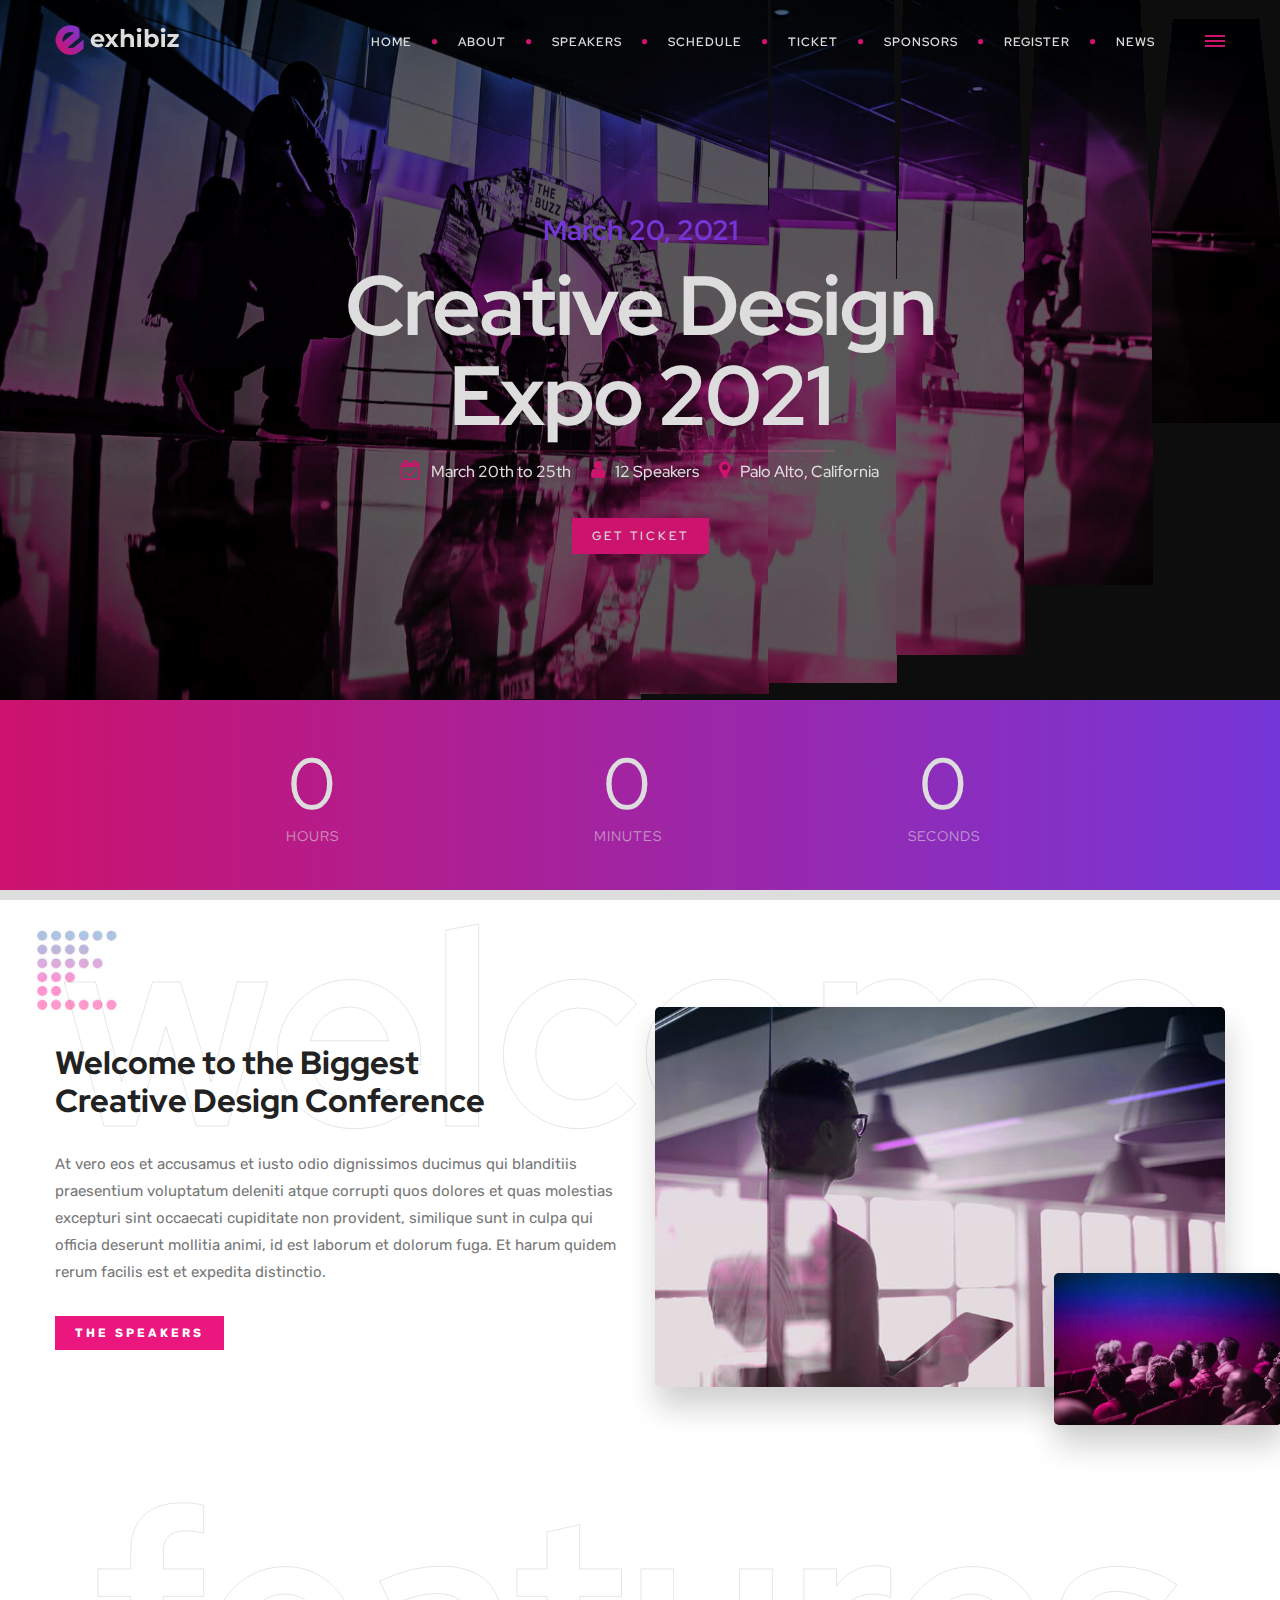
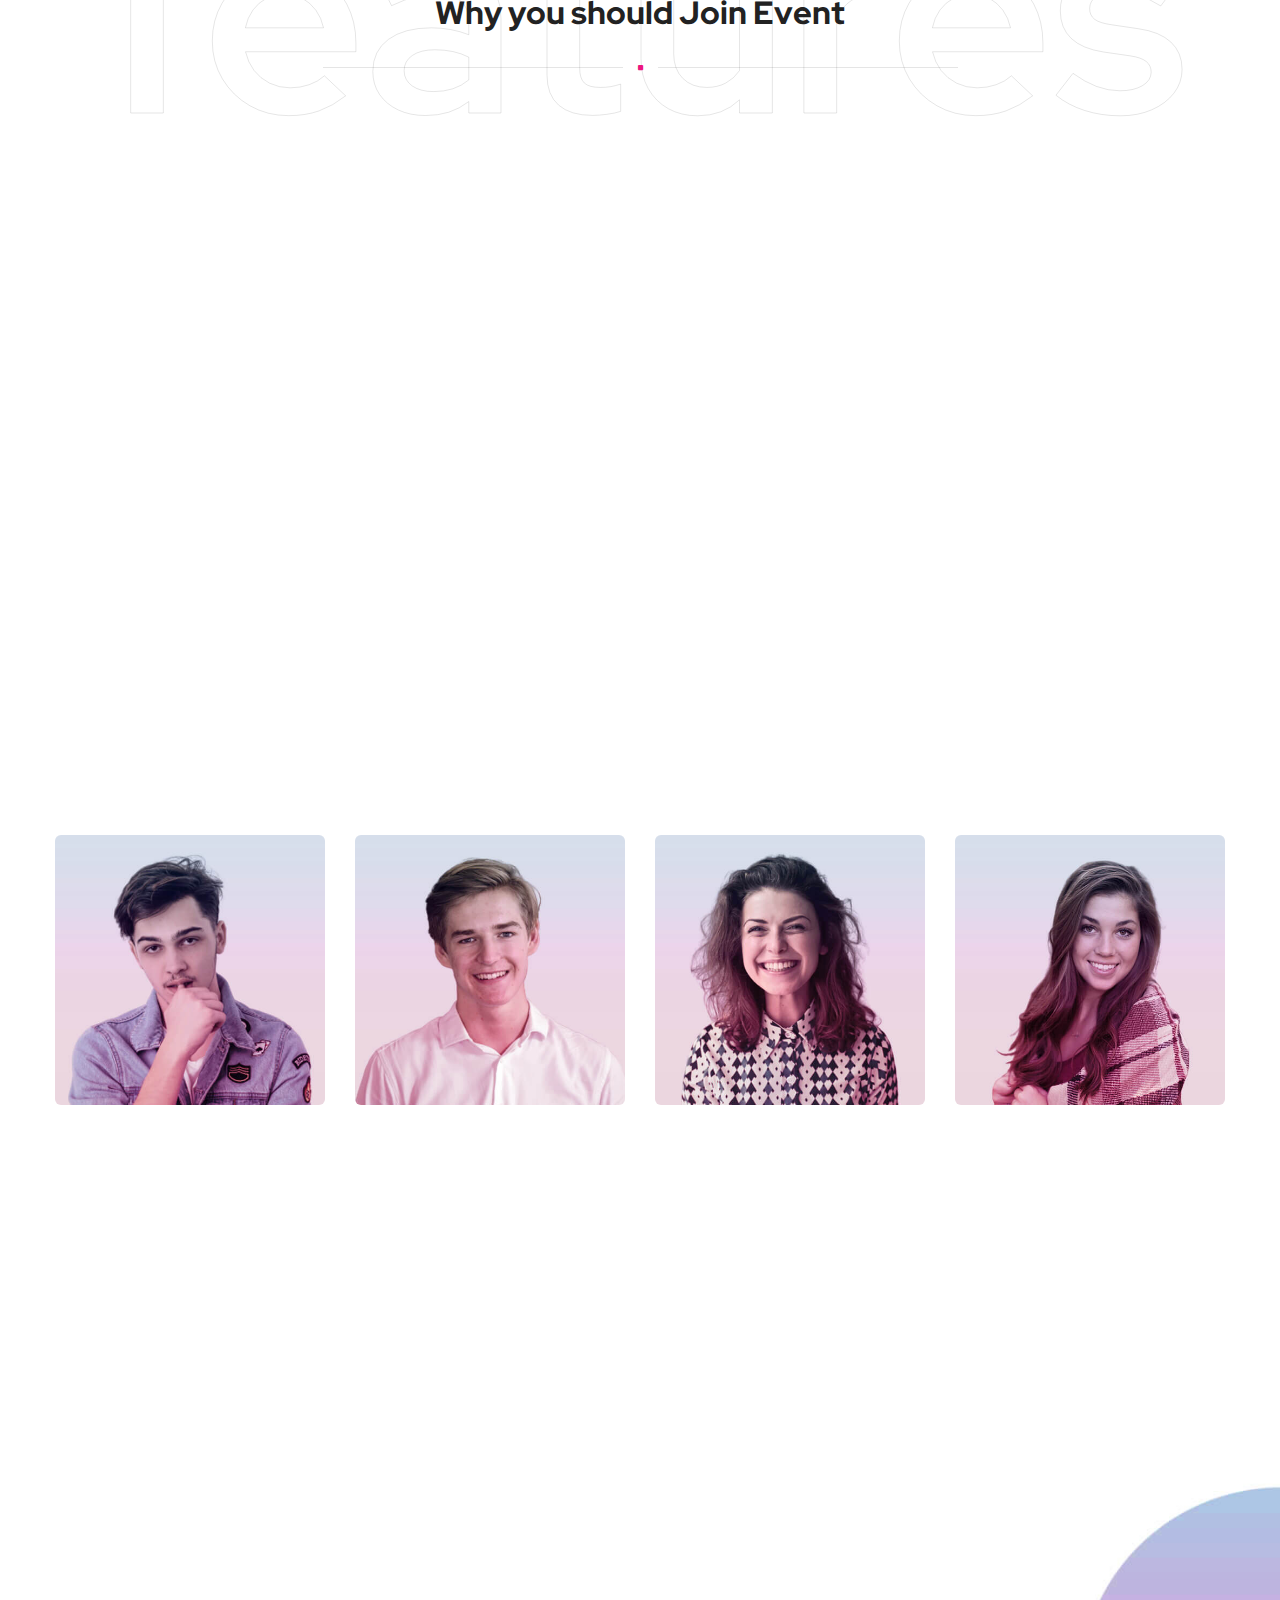
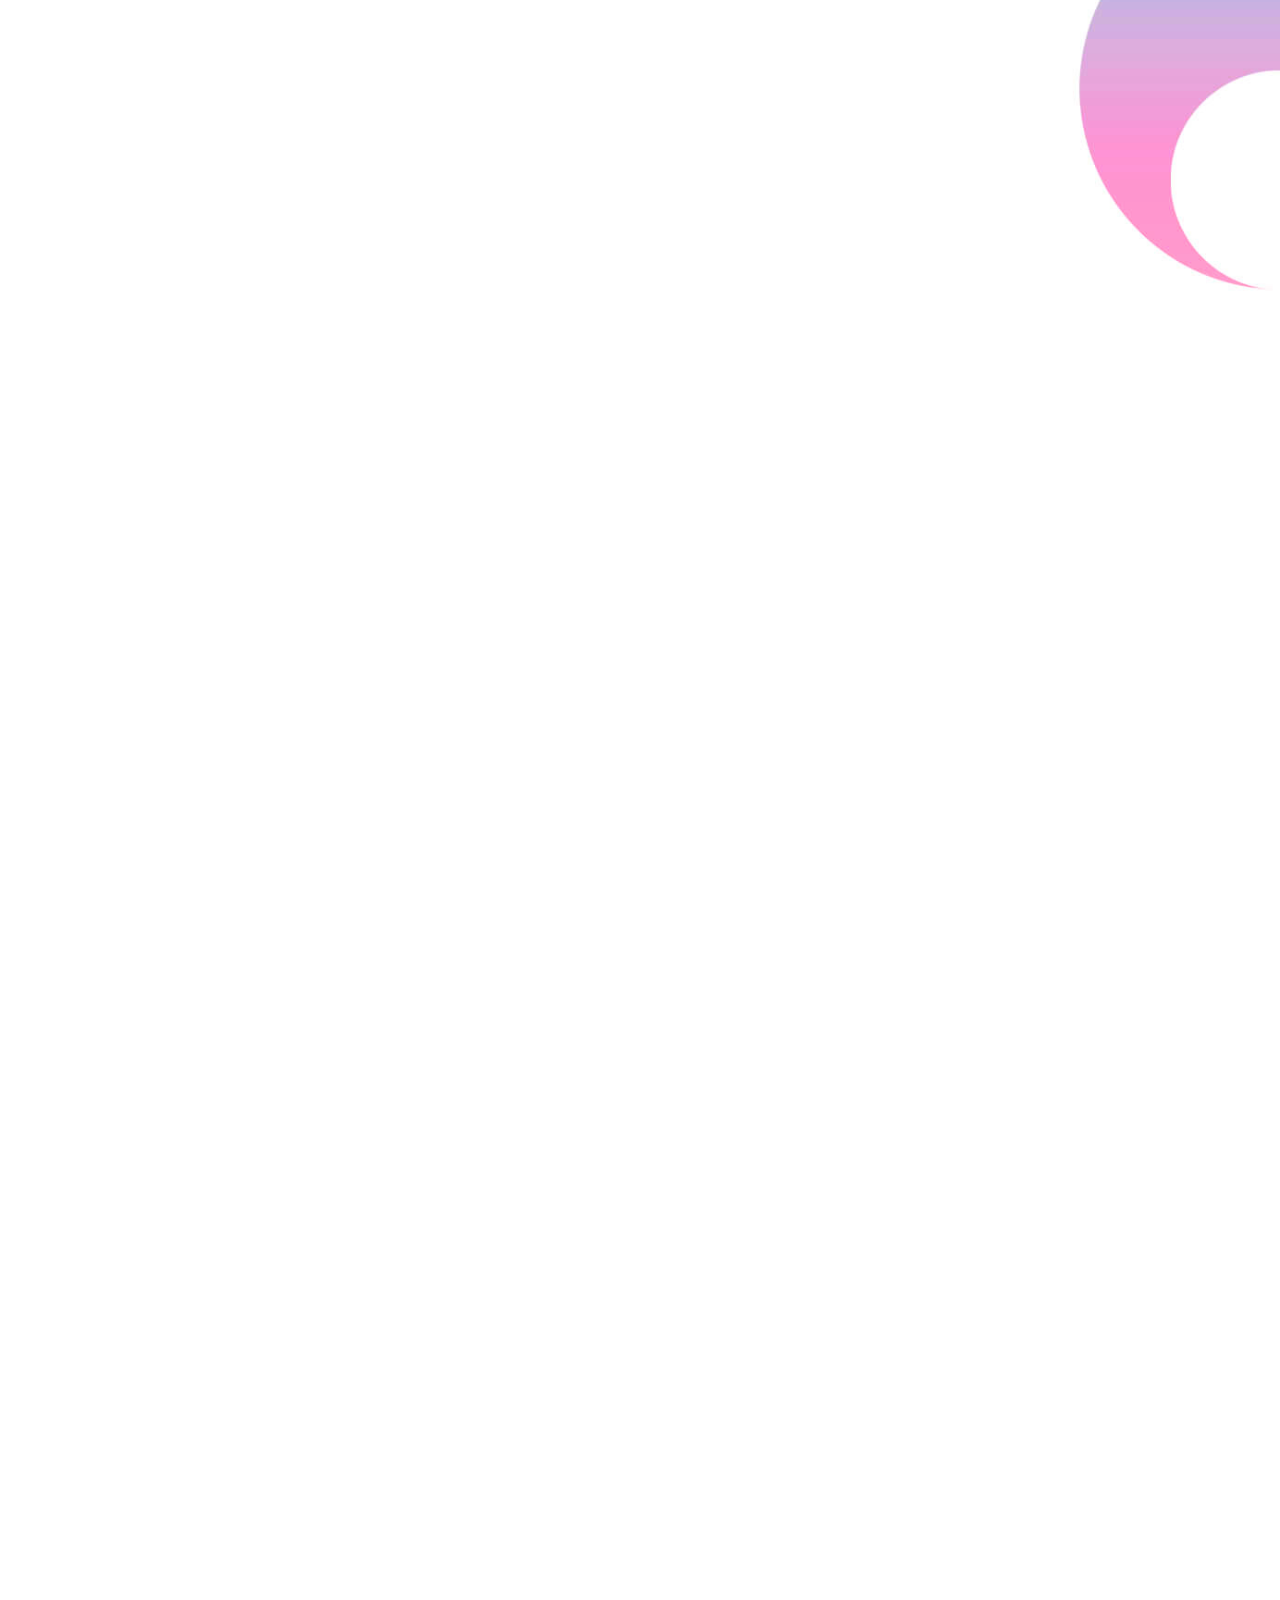
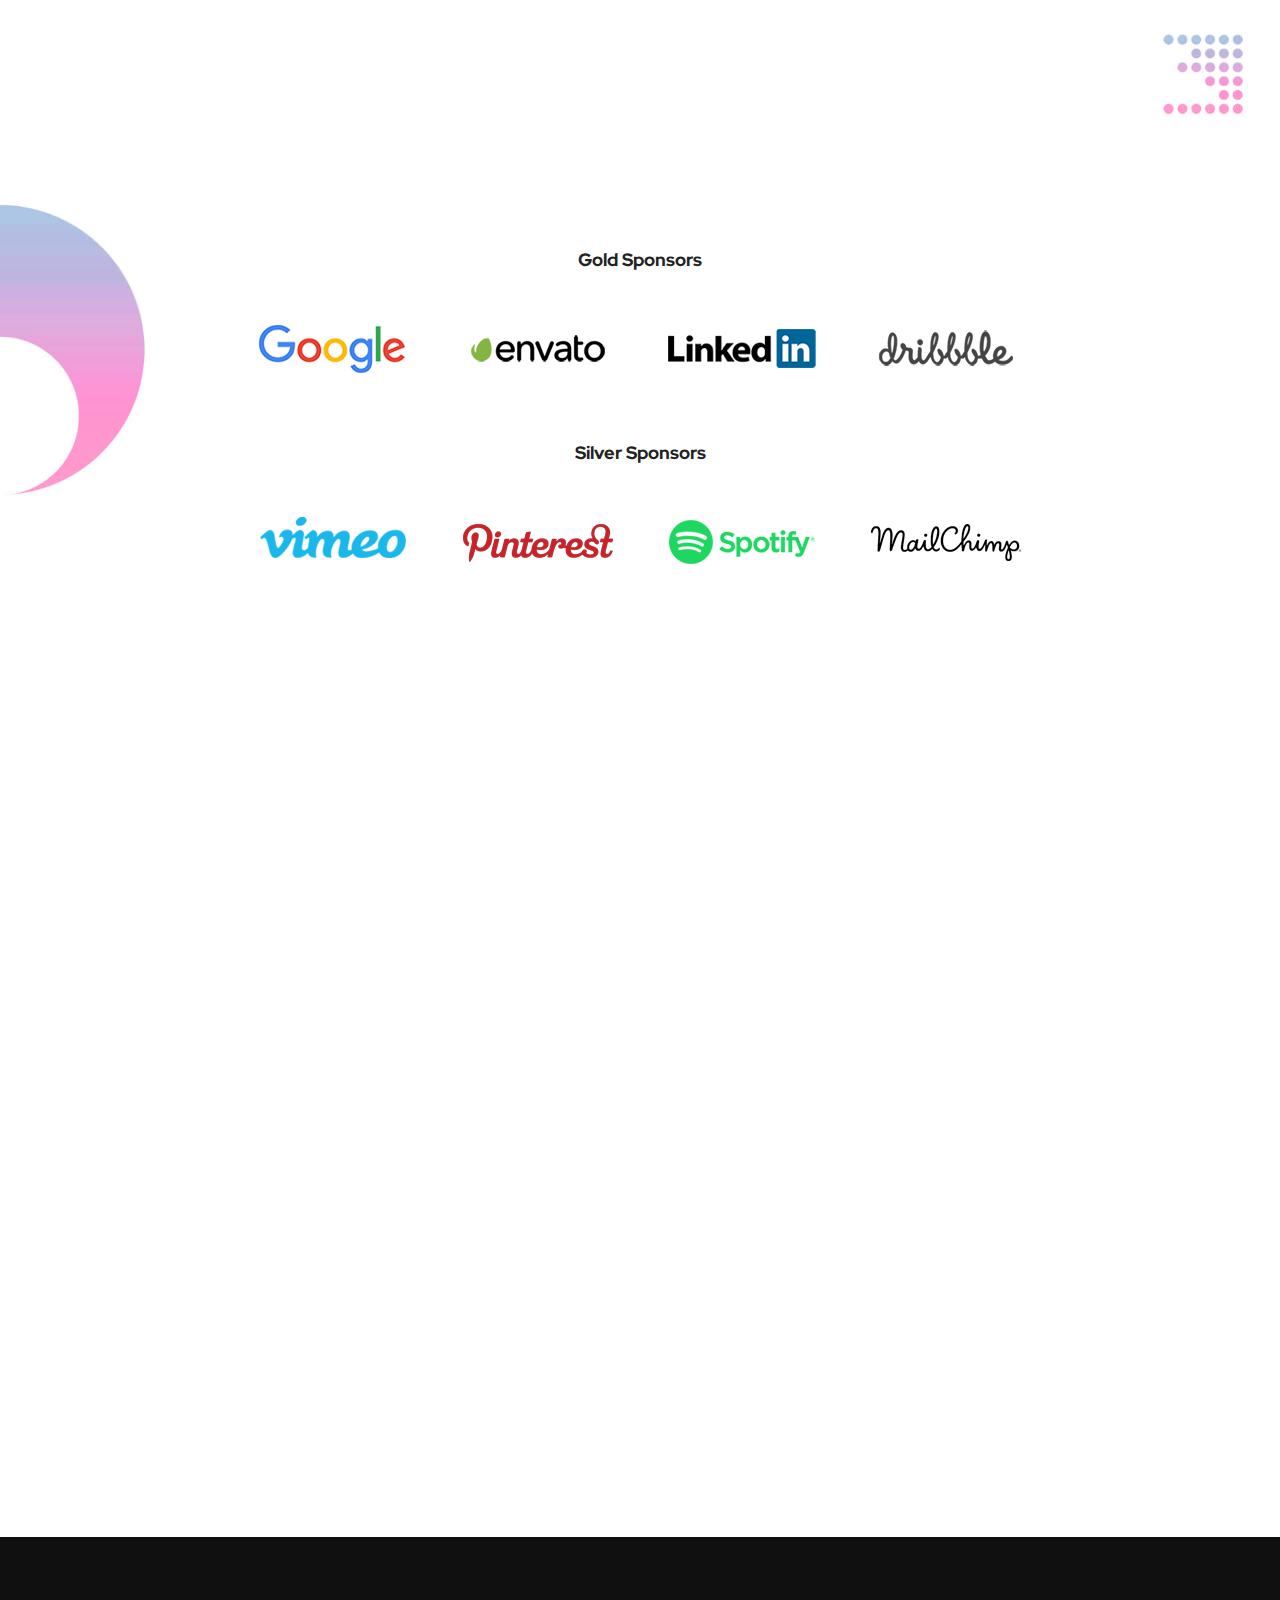
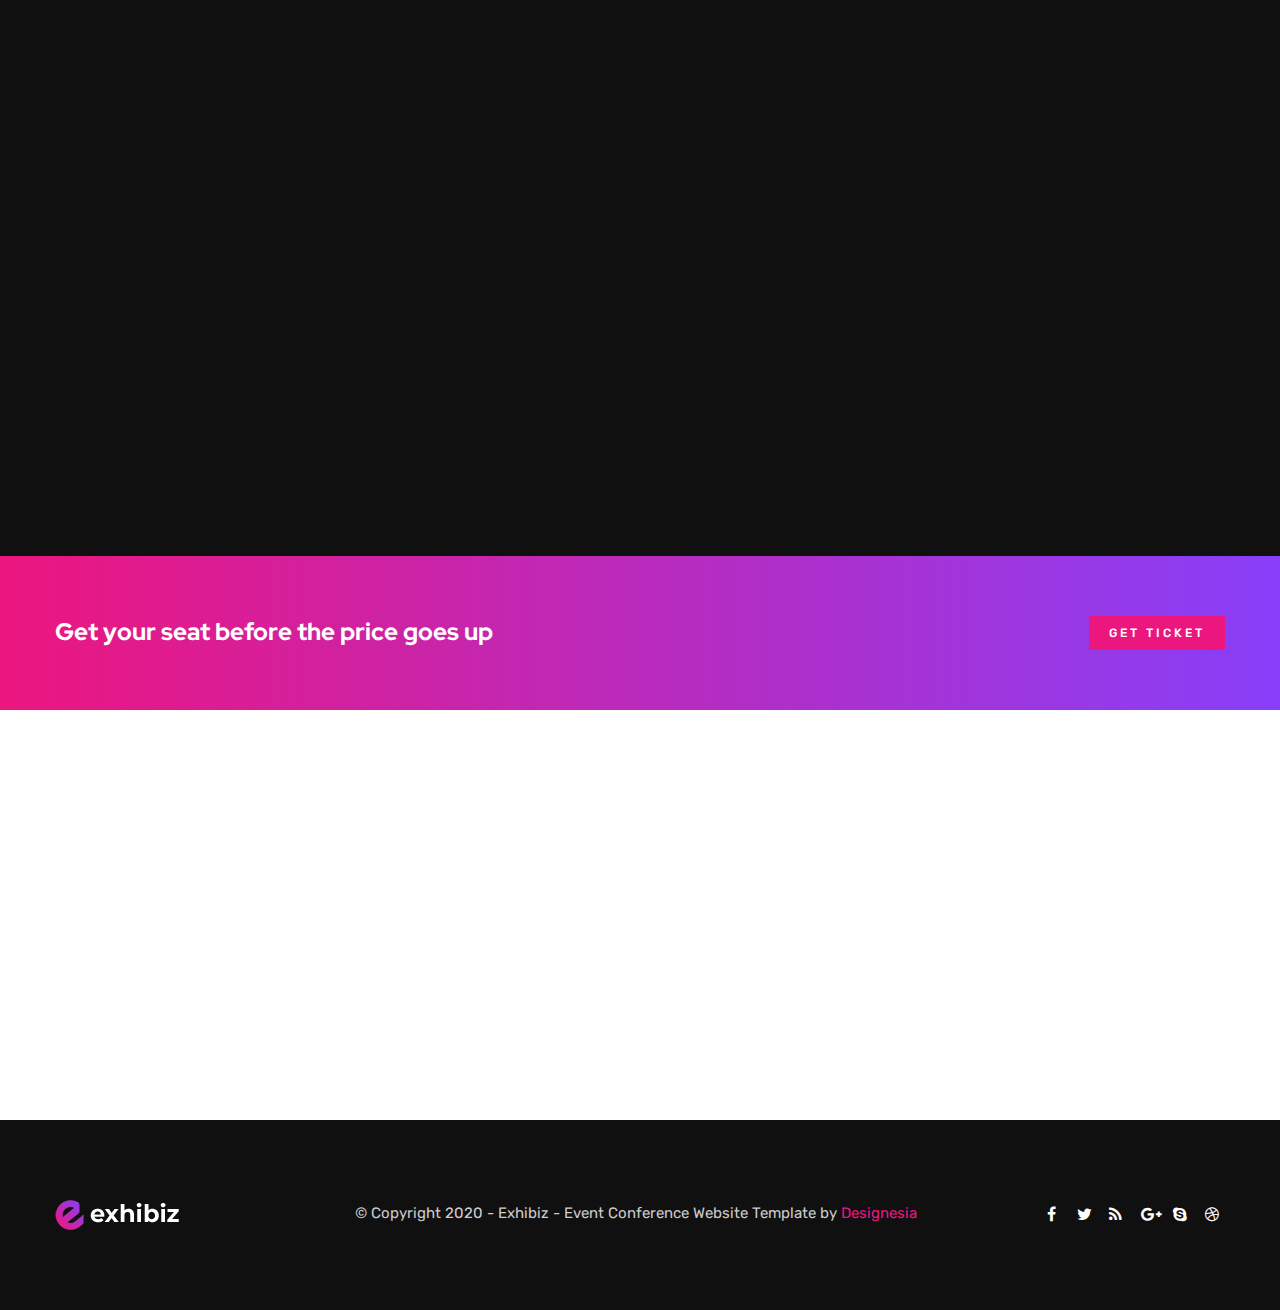
<file: index-event-slide-background.html>
<!DOCTYPE html>
<html lang="en">

<head>
    <meta charset="utf-8">
    <title>Exhibiz - Event Conference Website Template</title>
    <meta name="viewport" content="width=device-width, initial-scale=1.0">
    <meta name="description" content="">
    <meta name="keywords" content="">
    <meta name="author" content="">


    <!--[if lt IE 9]>
	<script src="js/html5shiv.js"></script>
	<![endif]-->


    <!-- CSS Files
    ================================================== -->
    <link rel="stylesheet" href="css/bootstrap.css" type="text/css">
    <link rel="stylesheet" href="css/jpreloader.css" type="text/css">
    <link rel="stylesheet" href="css/animate.css" type="text/css">
    <link rel="stylesheet" href="css/plugin.css" type="text/css">
    <link rel="stylesheet" href="css/owl.carousel.css" type="text/css">
    <link rel="stylesheet" href="css/owl.theme.css" type="text/css">
    <link rel="stylesheet" href="css/owl.transitions.css" type="text/css">
    <link rel="stylesheet" href="css/magnific-popup.css" type="text/css">
    <link rel="stylesheet" href="css/jquery.countdown.css" type="text/css">
    <link rel="stylesheet" href="css/style.css" type="text/css">
	<link rel="stylesheet" href="css/twentytwenty.css" type="text/css">

    <!-- custom background -->
    <link rel="stylesheet" href="css/bg.css" type="text/css">

    <!-- color scheme -->
	<link rel="stylesheet" href="css/colors/magenta.css" type="text/css" id="colors">
    <link rel="stylesheet" href="css/color.css" type="text/css">

    <!-- load fonts -->
    <link rel="stylesheet" href="fonts/font-awesome/css/font-awesome.css" type="text/css">
    <link rel="stylesheet" href="fonts/elegant_font/HTML_CSS/style.css" type="text/css">
    <link rel="stylesheet" href="fonts/et-line-font/style.css" type="text/css">

    <!-- RS5.0 Stylesheet -->
    <link rel="stylesheet" href="revolution/css/settings.css" type="text/css">
    <link rel="stylesheet" href="revolution/css/layers.css" type="text/css">
    <link rel="stylesheet" href="revolution/css/navigation.css" type="text/css">
    <link rel="stylesheet" href="css/rev-settings.css" type="text/css">
	
	<!-- custom font -->
	<link rel="stylesheet" href="css/font-style.css" type="text/css">
</head>

<body id="homepage" class="de_light">

    <div id="wrapper">

        <!-- header begin -->
        <header class="transparent">
            <div class="info">
                <div class="container">
                    <div class="row">
                        <div class="col-md-12">
                            <div class="column">Working Hours Monday - Friday <span class="id-color"><strong>08:00-16:00</strong></span></div>
                            <div class="column">Toll Free <span class="id-color"><strong>1800.899.900</strong></span></div>
                            <!-- social icons -->
                            <div class="column social">
                                <a href="#"><i class="fa fa-facebook"></i></a>
                                <a href="#"><i class="fa fa-twitter"></i></a>
                                <a href="#"><i class="fa fa-rss"></i></a>
                                <a href="#"><i class="fa fa-google-plus"></i></a>
                                <a href="#"><i class="fa fa-envelope-o"></i></a>
                            </div>
                            <!-- social icons close -->
                        </div>
                    </div>
                </div>
            </div>

            <div class="container">
                <div class="row">
                    <div class="col-md-12">
                        <!-- logo begin -->
                        <div id="logo">
                            <a href="index.html">
                                <img class="logo" src="images-event/logo.png" alt="">
                            </a>
                        </div>
                        <!-- logo close -->

                            <!-- small button begin -->
                            <span id="menu-btn"></span>
                            <!-- small button close -->

                            <div class="header-extra">
                                <div class="v-center">
                                    <span id="b-menu">
                                        <span></span>
                                        <span></span>
                                        <span></span>
                                    </span>
                                </div>
                            </div>

                            <!-- mainmenu begin -->
							<ul id="mainmenu" class="ms-2">
								<li><a href="#section-hero">Home<span></span></a></li>
								<li><a href="#section-about">About<span></span></a></li>
								<li><a href="#section-speakers">Speakers<span></span></a></li>
								<li><a href="#section-schedule">Schedule<span></span></a></li>
								<li><a href="#section-ticket">Ticket<span></span></a></li>
								<li><a href="#section-sponsors">Sponsors<span></span></a></li>
								<li><a href="#section-register">Register<span></span></a></li>
                                <li><a href="news.html">News<span></span></a></li>
							</ul>
							<!-- mainmenu close -->

                            

                    </div>
                    

                </div>
            </div>
        </header>
        <!-- header close -->


        <!-- content begin -->
        <div id="content" class="no-bottom no-top">

            <!-- revolution slider begin -->
            <section id="section-hero" class="fullwidthbanner-container" aria-label="section-slider" data-bgcolor="#101010">
                <div id="slider-revolution">
                    <ul>
                        <li data-transition="random-premium" data-slotamount="10" data-masterspeed="200" data-thumb="">
                            <!--  BACKGROUND IMAGE -->
							<img alt="" class="rev-slidebg" data-bgparallax="0" src="images-event/slider/wide1.jpg">
                        </li>
						
						<li data-transition="random-premium" data-slotamount="10" data-masterspeed="200" data-thumb="">
                            <!--  BACKGROUND IMAGE -->
							<img alt="" class="rev-slidebg" data-bgparallax="0" src="images-event/slider/wide2.jpg">
                        </li>

                    </ul>
					
					<div style="" class="tp-static-layers">
                            <div
                                class="text-center tp-caption size-28 font-weight-bold text-white tp-static-layer"
                                data-x="['center','center','center','center']"
                                data-hoffset="['0']"
                                data-y="['top','top','top','top']"
                                data-voffset="['185']"
                                data-lineheight="['90','90','90','90']"
                                data-width="none"
                                data-height="none"
                                data-whitespace="nowrap"
                                data-type="text"
                                data-responsive_offset="on"
                                data-startslide="0"
                                data-endslide="3"
                                data-frames='[{"from":"opacity:0;","speed":300,"to":"o:1;","delay":500,"ease":"Power2.easeInOut"},{"delay":"wait","speed":300,"to":"opacity:0;","ease":"nothing"}]'
                                data-textAlign="['center','center','center','center']"
                                data-paddingtop="[0,0,0,0]"
                                data-paddingright="[0,0,0,0]"
                                data-paddingbottom="[0,0,0,0]"
                                data-paddingleft="[0,0,0,0]"
                            >
                                <span class="id-color-2">March 20, 2021</span>
                            </div>
							
                            <div
                                class="text-center tp-caption size-84 font-weight-bold text-white tp-static-layer"
                                data-x="['center','center','center','center']"
                                data-hoffset="['0']"
                                data-y="['center','center','center','center']"
                                data-lineheight="['90','90','90','90']"
                                data-width="none"
                                data-height="none"
                                data-whitespace="nowrap"
                                data-type="text"
                                data-responsive_offset="on"
                                data-startslide="0"
                                data-endslide="3"
                                data-frames='[{"from":"opacity:0;","speed":300,"to":"o:1;","delay":500,"ease":"Power2.easeInOut"},{"delay":"wait","speed":300,"to":"opacity:0;","ease":"nothing"}]'
                                data-textAlign="['center','center','center','center']"
                                data-paddingtop="[0,0,0,0]"
                                data-paddingright="[0,0,0,0]"
                                data-paddingbottom="[0,0,0,0]"
                                data-paddingleft="[0,0,0,0]"
                            >
                                Creative Design<br>
								Expo 2021
                            </div>
							
							
							<div
                                class="text-center tp-caption size-20 text-white tp-static-layer"
                                data-x="['center','center','center','center']"
                                data-hoffset="['0']"
                                data-y="['top','top','top','top']"
                                data-voffset="['430']"
                                data-lineheight="['90','90','90','90']"
                                data-width="none"
                                data-height="none"
                                data-whitespace="nowrap"
                                data-type="text"
                                data-responsive_offset="on"
                                data-startslide="0"
                                data-endslide="3"
                                data-frames='[{"from":"opacity:0;","speed":300,"to":"o:1;","delay":500,"ease":"Power2.easeInOut"},{"delay":"wait","speed":300,"to":"opacity:0;","ease":"nothing"}]'
                                data-textAlign="['center','center','center','center']"
                                data-paddingtop="[0,0,0,0]"
                                data-paddingright="[0,0,0,0]"
                                data-paddingbottom="[0,0,0,0]"
                                data-paddingleft="[0,0,0,0]"
                            >
                                <div class="spacer-single"></div>
                                    <div class="d-lg-flex justify-content-center sm-hide">
                                        <div class="h6 padding10 pt0 pb0"><i class="i_h3 fa fa-calendar-check-o id-color"></i>March 20th to 25th</div>
                                        <div class="h6 padding10 pt0 pb0"><i class="i_h3 fa fa-user id-color"></i>12 Speakers</div>
                                        <div class="h6 padding10 pt0 pb0"><i class="i_h3 fa fa-map-marker id-color"></i>Palo Alto, California</div>
                                    </div>
                            </div>

                            
                            <div
                                class="tp-caption tp-static-layer"
                                data-x="['center','center','center','center']"
                                data-hoffset="['0']"
                                data-y="['top','top','top','top']"
                                data-voffset="['506']"
                                data-width="none"
                                data-height="none"
                                data-whitespace="nowrap"
                                data-type="button"
                                data-actions='[{"event":"click","action":"scrollbelow","offset":"px","delay":""}]'
                                data-responsive_offset="on"
                                data-responsive="off"
                                data-startslide="0"
                                data-endslide="3"
                                data-frames='[{"from":"opacity:0;","speed":300,"to":"o:1;","delay":500,"ease":"Power2.easeInOut"},{"delay":"wait","speed":300,"to":"opacity:0;","ease":"nothing"},{"frame":"hover","speed":"300","ease":"Power1.easeInOut","to":"o:1;rX:0;rY:0;rZ:0;z:0;","style":"c:rgba(255, 255, 255, 1.00);bg:rgba(255, 255, 255, 0.15);bw:2px 2px 2px 2px;"}]'
                                data-textAlign="['center','center','center','center']"
                                data-paddingtop="[12,12,12,12]"
                                data-paddingright="[20,20,20,20]"
                                data-paddingbottom="[12,12,12,12]"
                                data-paddingleft="[20,20,20,20]"
                            >
                                <a href="#section-ticket" class="btn-custom text-white scroll-to">Get Ticket</a>
                            </div>
							
							<div
                                class="tp-caption tp-static-layer"
                                data-x="['center','center','center','center']"
                                data-hoffset="['0']"
                                data-y="['top','top','top','top']"
                                data-voffset="['506']"
                                data-width="none"
                                data-height="none"
                                data-whitespace="nowrap"
                                data-type="button"
                                data-actions='[{"event":"click","action":"scrollbelow","offset":"px","delay":""}]'
                                data-responsive_offset="on"
                                data-responsive="off"
                                data-startslide="0"
                                data-endslide="3"
                                data-frames='[{"from":"opacity:0;","speed":300,"to":"o:1;","delay":500,"ease":"Power2.easeInOut"},{"delay":"wait","speed":300,"to":"opacity:0;","ease":"nothing"},{"frame":"hover","speed":"300","ease":"Power1.easeInOut","to":"o:1;rX:0;rY:0;rZ:0;z:0;","style":"c:rgba(255, 255, 255, 1.00);bg:rgba(255, 255, 255, 0.15);bw:2px 2px 2px 2px;"}]'
                                data-textAlign="['center','center','center','center']"
                                data-paddingtop="[12,12,12,12]"
                                data-paddingright="[20,20,20,20]"
                                data-paddingbottom="[12,12,12,12]"
                                data-paddingleft="[20,20,20,20]"
                            >
                            </div>
                        </div>
                </div>
            </section>
            <!-- revolution slider close -->
			
			<section id="section-countdown" aria-label="section" class="gradient-to-right pt40 pb40">
				<div class="container">
					<div class="row">
						<div class="col-md-10 offset-md-1">
							<div class="spacer-single"></div>
							<div id="defaultCountdown"></div>
						</div>
					</div>
				</div>
			</section>
			
			<section id="section-about" data-bgimage="url(images-event/bg/4.jpg) top left no-repeat">
				<div class="wm wm-border light wow fadeInDown">welcome</div>
                    <div class="container">
                        <div class="row align-items-center">
                            
                            <div class="col-lg-6 wow fadeInLeft" data-wow-delay="0s">
                                <h2>Welcome to the Biggest<br>Creative Design Conference</h2>
                                <p>
                                    At vero eos et accusamus et iusto odio dignissimos ducimus qui blanditiis praesentium voluptatum deleniti atque corrupti quos dolores et quas molestias excepturi sint occaecati cupiditate non provident, similique sunt in culpa qui officia deserunt mollitia animi, id est laborum et dolorum fuga. Et harum quidem rerum facilis est et expedita distinctio.
                                </p>
								
								<div class="spacer10"></div>
								
								<a href="#section-speakers" class="btn-custom font-weight-bold text-white sm-mb-30 scroll-to">The Speakers</a>
                            </div>
							
							<div class="col-lg-6 mb-sm-30 text-center wow fadeInRight">
                                <div class="de-images">
									<img class="di-small wow fadeIn" src="images-event/misc/2.jpg" alt="" />
									<img class="di-small-2" src="images-event/misc/3.jpg" alt="" />
									<img class="img-fluid wow fadeInRight" data-wow-delay=".25s" src="images-event/misc/1.jpg" alt="" />
								</div>
                            </div>

                        </div>
                    </div>
                </section>
				
				
				<!-- section begin -->
            <section id="section-features">
				<div class="wm wm-border light wow fadeInDown ">features</div>
                <div class="container">
                    <div class="row">
                        <div class="col-md-6 offset-md-3 text-center wow fadeInUp">
                            <h1>Why you should Join Event</h1>
                            <div class="separator"><span><i class="fa fa-square"></i></span></div>
                            <div class="spacer-single"></div>
                        </div>


                        <div class="col-lg-4 wow fadeIn" data-wow-delay="0s">
                            <div class="box-number square">
                               <i class="bg-color hover-color-2 fa fa-microphone text-light"></i>
                                <div class="text">
                                    <h3><span>World Class Speakers</span></h3>
                                    <p>Sed ut perspiciatis unde omnis iste natus error sit voluptatem accusantium doloremque
                                        laudantium, totam rem aperiam, eaque ipsa..</p>
                                </div>
                            </div>
                        </div>

                        <div class="col-lg-4 wow fadeIn" data-wow-delay=".25s">
                            <div class="box-number square">
                                <i class="bg-color hover-color-2 fa fa-lightbulb-o text-light"></i>
                                <div class="text">
                                    <h3><span>Best Experience</span></h3>
                                    <p>Sed ut perspiciatis unde omnis iste natus error sit voluptatem accusantium doloremque
                                        laudantium, totam rem aperiam, eaque ipsa..</p>
                                </div>
                            </div>
                        </div>

                        <div class="col-lg-4 wow fadeIn" data-wow-delay=".5s">
                            <div class="box-number square">
                                <i class="bg-color hover-color-2 fa fa-sitemap text-light"></i>
                                <div class="text">
                                    <h3><span>Networking</span></h3>
                                    <p>Sed ut perspiciatis unde omnis iste natus error sit voluptatem accusantium doloremque
                                        laudantium, totam rem aperiam, eaque ipsa..</p>
                                </div>
                            </div>
                        </div>

                        <div class="spacer-single"></div>

                        <div class="col-lg-4 wow fadeIn" data-wow-delay=".75s">
                            <div class="box-number square">
                                <i class="bg-color hover-color-2 fa fa-building text-light"></i>
                                <div class="text">
                                    <h3><span>Modern Venue</span></h3>
                                    <p>Sed ut perspiciatis unde omnis iste natus error sit voluptatem accusantium doloremque
                                        laudantium, totam rem aperiam, eaque ipsa..</p>
                                </div>
                            </div>
                        </div>

                        <div class="col-lg-4 wow fadeIn" data-wow-delay="1s">
                            <div class="box-number square">
                                <i class="bg-color hover-color-2  fa fa-users text-light"></i>
                                <div class="text">
                                    <h3><span>New People</span></h3>
                                    <p>Sed ut perspiciatis unde omnis iste natus error sit voluptatem accusantium doloremque
                                        laudantium, totam rem aperiam, eaque ipsa..</p>
                                </div>
                            </div>
                        </div>

                        <div class="col-lg-4 wow fadeIn" data-wow-delay="1.25s">
                            <div class="box-number square">
                                <i class="bg-color hover-color-2 fa fa-mortar-board text-light"></i>
                                <div class="text">
                                    <h3><span>Certificates</span></h3>
                                    <p>Sed ut perspiciatis unde omnis iste natus error sit voluptatem accusantium doloremque
                                        laudantium, totam rem aperiam, eaque ipsa..</p>
                                </div>
                            </div>
                        </div>
						

                    </div>
                </div>
            </section>
            <!-- section close -->
			
			<!-- section begin -->
            <section id="section-speakers" class="text-light" data-bgimage="url(images-event/bg/1.jpg) fixed top center" data-stellar-background-ratio=".2">
				<div class="wm wm-border dark wow fadeInDown">speakers</div>
                <div class="container">
                    <div class="row">
						<div class="col-md-6 offset-md-3 text-center wow fadeInUp">
                            <h1>The Speakers</h1>
                            <div class="separator"><span><i class="fa fa-square"></i></span></div>
                            <div class="spacer-single"></div>
                        </div>
						
						<div class="clearfix"></div>
                      
                       <div class="col-lg-3 col-md-6">
							<!-- team member -->
							<div class="de-team-list">
								<div class="team-pic">
									<img src="images-event/team/1.jpg" class="img-responsive img-rounded" alt="" />
								</div>
								<div class="team-desc img-rounded">
									<h3>John Smith</h3>
									<p class="lead">Expert Designer</p>
									<div class="small-border"></div>
									<p>Duis aute irure dolor in reprehenderit in voluptate velit esse cillum dolore eu fugiat.</p>

									<div class="social">
										<a href="#"><i class="fa fa-facebook fa-lg"></i></a>
										<a href="#"><i class="fa fa-twitter fa-lg"></i></a>
										<a href="#"><i class="fa fa-google-plus fa-lg"></i></a>
										<a href="#"><i class="fa fa-skype fa-lg"></i></a>
									</div>
								</div>
							</div>
							<!-- team close -->
						</div>
						
						<div class="col-lg-3 col-md-6">
							<!-- team member -->
							<div class="de-team-list">
								<div class="team-pic">
									<img src="images-event/team/2.jpg" class="img-responsive img-rounded" alt="" />
								</div>
								<div class="team-desc img-rounded">
									<h3>Michael Dennis</h3>
									<p class="lead">Expert Designer</p>
									<div class="small-border"></div>
									<p>Duis aute irure dolor in reprehenderit in voluptate velit esse cillum dolore eu fugiat.</p>

									<div class="social">
										<a href="#"><i class="fa fa-facebook fa-lg"></i></a>
										<a href="#"><i class="fa fa-twitter fa-lg"></i></a>
										<a href="#"><i class="fa fa-google-plus fa-lg"></i></a>
										<a href="#"><i class="fa fa-skype fa-lg"></i></a>
									</div>
								</div>
							</div>
							<!-- team close -->
						</div>
						
						<div class="col-lg-3 col-md-6">
							<!-- team member -->
							<div class="de-team-list">
								<div class="team-pic">
									<img src="images-event/team/3.jpg" class="img-responsive img-rounded" alt="" />
								</div>
								<div class="team-desc img-rounded">
									<h3>Sarah Michelle</h3>
									<p class="lead">Expert Designer</p>
									<div class="small-border"></div>
									<p>Duis aute irure dolor in reprehenderit in voluptate velit esse cillum dolore eu fugiat.</p>

									<div class="social">
										<a href="#"><i class="fa fa-facebook fa-lg"></i></a>
										<a href="#"><i class="fa fa-twitter fa-lg"></i></a>
										<a href="#"><i class="fa fa-google-plus fa-lg"></i></a>
										<a href="#"><i class="fa fa-skype fa-lg"></i></a>
									</div>
								</div>
							</div>
							<!-- team close -->
						</div>
						
						<div class="col-lg-3 col-md-6">
							<!-- team member -->
							<div class="de-team-list">
								<div class="team-pic ">
									<img src="images-event/team/4.jpg" class="img-responsive img-rounded" alt="" />
								</div>
								<div class="team-desc img-rounded">
									<h3>Katty Wilson</h3>
									<p class="lead">Expert Designer</p>
									<div class="small-border"></div>
									<p>Duis aute irure dolor in reprehenderit in voluptate velit esse cillum dolore eu fugiat.</p>

									<div class="social">
										<a href="#"><i class="fa fa-facebook fa-lg"></i></a>
										<a href="#"><i class="fa fa-twitter fa-lg"></i></a>
										<a href="#"><i class="fa fa-google-plus fa-lg"></i></a>
										<a href="#"><i class="fa fa-skype fa-lg"></i></a>
									</div>
								</div>
							</div>
							<!-- team close -->
						</div>

						<div class="clearfix"></div>

                    </div>
                </div>
            </section>
            <!-- section close -->
			
			
			<!-- section begin -->
            <section id="section-schedule" aria-label="section-services-tab" data-bgimage="url(images-event/bg/6.jpg) top right no-repeat">
                <div class="wm wm-border light wow fadeInDown ">schedule</div>
                <div class="container">
                    <div class="row">
                        <div class="col-md-6 offset-md-3 text-center wow fadeInUp">
                            <h1>Event Schedule</h1>
                            <div class="separator"><span><i class="fa fa-square"></i></span></div>
                            <div class="spacer-single"></div>
                        </div>

                        <div class="col-md-12 wow fadeInUp">
                            <div class="de_tab tab_style_4 text-center">
                                <ul class="de_nav de_nav_dark">
                                    <li class="active" data-link="#section-services-tab">
                                        <h3>Day <span>01</span></h3>
                                        <h4>March 20, 2021</h4>
                                    </li>
                                    <li data-link="#section-services-tab">
                                        <h3>Day <span>02</span></h3>
                                        <h4>March 21, 2021</h4>
                                    </li>
                                    <li data-link="#section-services-tab">
                                        <h3>Day <span>03</span></h3>
                                        <h4>March 22, 2021</h4>
                                    </li>
                                    <li data-link="#section-services-tab">
                                        <h3>Day <span>04</span></h3>
                                        <h4>March 23, 2021</h4>
                                    </li>
                                    <li data-link="#section-services-tab">
                                        <h3>Day <span>05</span></h3>
                                        <h4>March 24, 2021</h4>
                                    </li>
                                </ul>

                                <div class="de_tab_content text-left">

                                    <div id="tab1" class="tab_single_content">
                                        <div class="row">
                                            <div class="col-md-12">
                                                <div class="schedule-listing">
                                                    <div class="schedule-item">
                                                        <div class="sc-time">08:00 - 10:00 AM</div>
                                                        <div class="sc-pic">
                                                            <img src="images-event/team/1.jpg" class="img-circle" alt="">
                                                        </div>
                                                        <div class="sc-name">
                                                            <h4>John Smith</h4>
                                                            <span>Founder & CEO</span>
                                                        </div>
                                                        <div class="sc-info">
                                                            <h3>Introduction Creative Design</h3>
                                                            <p>In this session we will discuss about digital topics in detail. You need laptops and other tech support equipment. This session will last for 2 hours. So prepare yourself.</p>
                                                        </div>
                                                        <div class="clearfix"></div>
                                                    </div>
                                                </div>

                                                <div class="schedule-listing">
                                                    <div class="schedule-item">
                                                        <div class="sc-time">12:00 - 14:00 PM</div>
                                                        <div class="sc-pic">
                                                            <img src="images-event/team/2.jpg" class="img-circle" alt="">
                                                        </div>
                                                        <div class="sc-name">
                                                            <h4>Michael Dennis</h4>
                                                            <span>Founder & CEO</span>
                                                        </div>
                                                        <div class="sc-info">
                                                            <h3>Getting Started With Creative Design</h3>
                                                            <p>In this session we will discuss about digital topics in detail. You need laptops and other tech support equipment. This session will last for 2 hours. So prepare yourself.</p>
                                                        </div>
                                                        <div class="clearfix"></div>
                                                    </div>
                                                </div>

                                                <div class="schedule-listing">
                                                    <div class="schedule-item">
                                                        <div class="sc-time">16:00 - 18:00 PM</div>
                                                        <div class="sc-pic">
                                                            <img src="images-event/team/3.jpg" class="img-circle" alt="">
                                                        </div>
                                                        <div class="sc-name">
                                                            <h4>Sarah Michelle</h4>
                                                            <span>Founder & CEO</span>
                                                        </div>
                                                        <div class="sc-info">
                                                            <h3>Prepare Your Design Concept</h3>
                                                            <p>In this session we will discuss about digital topics in detail. You need laptops and other tech support equipment. This session will last for 2 hours. So prepare yourself.</p>
                                                        </div>
                                                        <div class="clearfix"></div>
                                                    </div>
                                                </div>

                                                <div class="schedule-listing">
                                                    <div class="schedule-item">
                                                        <div class="sc-time">20:00 - 22:00 PM</div>
                                                        <div class="sc-pic">
                                                            <img src="images-event/team/4.jpg" class="img-circle" alt="">
                                                        </div>
                                                        <div class="sc-name">
                                                            <h4>Katty Wilson</h4>
                                                            <span>Founder & CEO</span>
                                                        </div>
                                                        <div class="sc-info">
                                                            <h3>Creative Design Implementation Basic</h3>
                                                            <p>In this session we will discuss about digital topics in detail. You need laptops and other tech support equipment. This session will last for 2 hours. So prepare yourself.</p>
                                                        </div>
                                                        <div class="clearfix"></div>
                                                    </div>
                                                </div>
                                            </div>
                                        </div>
                                    </div>

                                    <div id="tab2" class="tab_single_content">
                                        <div class="row">
                                            <div class="col-md-12">
                                                <div class="schedule-listing">
                                                    <div class="schedule-item">
                                                        <div class="sc-time">08:00 - 12:00 AM</div>
                                                        <div class="sc-pic">
                                                            <img src="images-event/team/5.jpg" class="img-circle" alt="">
                                                        </div>
                                                        <div class="sc-name">
                                                            <h4>Rose Shipp</h4>
                                                            <span>Founder & CEO</span>
                                                        </div>
                                                        <div class="sc-info">
                                                            <h3>Creative Design Implementation Basic 2</h3>
                                                            <p>In this session we will discuss about digital topics in detail. You need laptops and other tech support equipment. This session will last for 2 hours. So prepare yourself.</p>
                                                        </div>
                                                        <div class="clearfix"></div>
                                                    </div>
                                                </div>

                                                <div class="schedule-listing">
                                                    <div class="schedule-item">
                                                        <div class="sc-time">12:00 - 14:00 PM</div>
                                                        <div class="sc-pic">
                                                            <img src="images-event/team/6.jpg" class="img-circle" alt="">
                                                        </div>
                                                        <div class="sc-name">
                                                            <h4>Isaac Nicholas</h4>
                                                            <span>Founder & CEO</span>
                                                        </div>
                                                        <div class="sc-info">
                                                            <h3>How to Design Happiness</h3>
                                                            <p>In this session we will discuss about digital topics in detail. You need laptops and other tech support equipment. This session will last for 2 hours. So prepare yourself.</p>
                                                        </div>
                                                        <div class="clearfix"></div>
                                                    </div>
                                                </div>

                                                <div class="schedule-listing">
                                                    <div class="schedule-item">
                                                        <div class="sc-time">16:00 - 18:00 PM</div>
                                                        <div class="sc-pic">
                                                            <img src="images-event/team/7.jpg" class="img-circle" alt="">
                                                        </div>
                                                        <div class="sc-name">
                                                            <h4>John Arnold</h4>
                                                            <span>Founder & CEO</span>
                                                        </div>
                                                        <div class="sc-info">
                                                            <h3>Good Storytelling For Great Design</h3>
                                                            <p>In this session we will discuss about digital topics in detail. You need laptops and other tech support equipment. This session will last for 2 hours. So prepare yourself.</p>
                                                        </div>
                                                        <div class="clearfix"></div>
                                                    </div>
                                                </div>

                                                <div class="schedule-listing">
                                                    <div class="schedule-item">
                                                        <div class="sc-time">20:00 - 22:00 PM</div>
                                                        <div class="sc-pic">
                                                            <img src="images-event/team/1.jpg" class="img-circle" alt="">
                                                        </div>
                                                        <div class="sc-name">
                                                            <h4>John Smith</h4>
                                                            <span>Founder & CEO</span>
                                                        </div>
                                                        <div class="sc-info">
                                                            <h3>Unintuitive Lessons on Being a Designer</h3>
                                                            <p>In this session we will discuss about digital topics in detail. You need laptops and other tech support equipment. This session will last for 2 hours. So prepare yourself.</p>
                                                        </div>
                                                        <div class="clearfix"></div>
                                                    </div>
                                                </div>
                                            </div>
                                        </div>
                                    </div>

                                    <div id="tab3" class="tab_single_content">
                                        <div class="row">
                                            <div class="col-md-12">
                                                <div class="schedule-listing">
                                                    <div class="schedule-item">
                                                        <div class="sc-time">08:00 - 12:00 AM</div>
                                                        <div class="sc-pic">
                                                            <img src="images-event/team/2.jpg" class="img-circle" alt="">
                                                        </div>
                                                        <div class="sc-name">
                                                            <h4>Michael Dennis</h4>
                                                            <span>Founder & CEO</span>
                                                        </div>
                                                        <div class="sc-info">
                                                            <h3>The Secret of Great App Design</h3>
                                                            <p>In this session we will discuss about digital topics in detail. You need laptops and other tech support equipment. This session will last for 2 hours. So prepare yourself.</p>
                                                        </div>
                                                        <div class="clearfix"></div>
                                                    </div>
                                                </div>

                                                <div class="schedule-listing">
                                                    <div class="schedule-item">
                                                        <div class="sc-time">12:00 - 14:00 PM</div>
                                                        <div class="sc-pic">
                                                            <img src="images-event/team/3.jpg" class="img-circle" alt="">
                                                        </div>
                                                        <div class="sc-name">
                                                            <h4>Sarah Michelle</h4>
                                                            <span>Founder & CEO</span>
                                                        </div>
                                                        <div class="sc-info">
                                                            <h3>Use Design Thinking in Your Everyday Routine</h3>
                                                            <p>In this session we will discuss about digital topics in detail. You need laptops and other tech support equipment. This session will last for 2 hours. So prepare yourself.</p>
                                                        </div>
                                                        <div class="clearfix"></div>
                                                    </div>
                                                </div>

                                                <div class="schedule-listing">
                                                    <div class="schedule-item">
                                                        <div class="sc-time">16:00 - 18:00 PM</div>
                                                        <div class="sc-pic">
                                                            <img src="images-event/team/4.jpg" class="img-circle" alt="">
                                                        </div>
                                                        <div class="sc-name">
                                                            <h4>Katty Wilson</h4>
                                                            <span>Founder & CEO</span>
                                                        </div>
                                                        <div class="sc-info">
                                                            <h3>Design Into The Real World</h3>
                                                            <p>In this session we will discuss about digital topics in detail. You need laptops and other tech support equipment. This session will last for 2 hours. So prepare yourself.</p>
                                                        </div>
                                                        <div class="clearfix"></div>
                                                    </div>
                                                </div>

                                                <div class="schedule-listing">
                                                    <div class="schedule-item">
                                                        <div class="sc-time">20:00 - 22:00 AM</div>
                                                        <div class="sc-pic">
                                                            <img src="images-event/team/5.jpg" class="img-circle" alt="">
                                                        </div>
                                                        <div class="sc-name">
                                                            <h4>Rose Shipp</h4>
                                                            <span>Founder & CEO</span>
                                                        </div>
                                                        <div class="sc-info">
                                                            <h3>Advanced Design Implementation</h3>
                                                            <p>In this session we will discuss about digital topics in detail. You need laptops and other tech support equipment. This session will last for 2 hours. So prepare yourself.</p>
                                                        </div>
                                                        <div class="clearfix"></div>
                                                    </div>
                                                </div>
                                            </div>
                                        </div>
                                    </div>

                                    <div id="tab4" class="tab_single_content">
                                        <div class="row">
                                            <div class="col-md-12">
                                                <div class="schedule-listing">
                                                    <div class="schedule-item">
                                                        <div class="sc-time">08:00 - 12:00 AM</div>
                                                        <div class="sc-pic">
                                                            <img src="images-event/team/6.jpg" class="img-circle" alt="">
                                                        </div>
                                                        <div class="sc-name">
                                                            <h4>Isaac Nicholas</h4>
                                                            <span>Founder & CEO</span>
                                                        </div>
                                                        <div class="sc-info">
                                                            <h3>Advanced Design Implementation 2</h3>
                                                            <p>In this session we will discuss about digital topics in detail. You need laptops and other tech support equipment. This session will last for 2 hours. So prepare yourself.</p>
                                                        </div>
                                                        <div class="clearfix"></div>
                                                    </div>
                                                </div>

                                                <div class="schedule-listing">
                                                    <div class="schedule-item">
                                                        <div class="sc-time">12:00 - 14:00 PM</div>
                                                        <div class="sc-pic">
                                                            <img src="images-event/team/7.jpg" class="img-circle" alt="">
                                                        </div>
                                                        <div class="sc-name">
                                                            <h4>John Arnold</h4>
                                                            <span>Founder & CEO</span>
                                                        </div>
                                                        <div class="sc-info">
                                                            <h3>Branding, Identity &amp; Logo Design Explained</h3>
                                                            <p>In this session we will discuss about digital topics in detail. You need laptops and other tech support equipment. This session will last for 2 hours. So prepare yourself.</p>
                                                        </div>
                                                        <div class="clearfix"></div>
                                                    </div>
                                                </div>

                                                <div class="schedule-listing">
                                                    <div class="schedule-item">
                                                        <div class="sc-time">16:00 - 18:00 PM</div>
                                                        <div class="sc-pic">
                                                            <img src="images-event/team/1.jpg" class="img-circle" alt="">
                                                        </div>
                                                        <div class="sc-name">
                                                            <h4>John Smith</h4>
                                                            <span>Founder & CEO</span>
                                                        </div>
                                                        <div class="sc-info">
                                                            <h3>The Art of Personal Branding</h3>
                                                            <p>In this session we will discuss about digital topics in detail. You need laptops and other tech support equipment. This session will last for 2 hours. So prepare yourself.</p>
                                                        </div>
                                                        <div class="clearfix"></div>
                                                    </div>
                                                </div>

                                                <div class="schedule-listing">
                                                    <div class="schedule-item">
                                                        <div class="sc-time">20:00 - 22:00 PM</div>
                                                        <div class="sc-pic">
                                                            <img src="images-event/team/2.jpg" class="img-circle" alt="">
                                                        </div>
                                                        <div class="sc-name">
                                                            <h4>Michael Dennis</h4>
                                                            <span>Founder & CEO</span>
                                                        </div>
                                                        <div class="sc-info">
                                                            <h3>8 Secret Benefits of Branding</h3>
                                                            <p>In this session we will discuss about digital topics in detail. You need laptops and other tech support equipment. This session will last for 2 hours. So prepare yourself.</p>
                                                        </div>
                                                        <div class="clearfix"></div>
                                                    </div>
                                                </div>
                                            </div>
                                        </div>
                                    </div>

                                    <div id="tab5" class="tab_single_content">
                                        <div class="row">
                                            <div class="col-md-12">
                                                <div class="schedule-listing">
                                                    <div class="schedule-item">
                                                        <div class="sc-time">08:00 - 12:00 AM</div>
                                                        <div class="sc-pic">
                                                            <img src="images-event/team/1.jpg" class="img-circle" alt="">
                                                        </div>
                                                        <div class="sc-name">
                                                            <h4>John Smith</h4>
                                                            <span>Founder & CEO</span>
                                                        </div>
                                                        <div class="sc-info">
                                                            <h3>How To Brand A Startup On A Small Budget</h3>
                                                            <p>In this session we will discuss about digital topics in detail. You need laptops and other tech support equipment. This session will last for 2 hours. So prepare yourself.</p>
                                                        </div>
                                                        <div class="clearfix"></div>
                                                    </div>
                                                </div>

                                                <div class="schedule-listing">
                                                    <div class="schedule-item">
                                                        <div class="sc-time">08:00 - 12:00 AM</div>
                                                        <div class="sc-pic">
                                                            <img src="images-event/team/2.jpg" class="img-circle" alt="">
                                                        </div>
                                                        <div class="sc-name">
                                                            <h4>John Smith</h4>
                                                            <span>Founder & CEO</span>
                                                        </div>
                                                        <div class="sc-info">
                                                            <h3>Establishing a Brand Identity</h3>
                                                            <p>In this session we will discuss about digital topics in detail. You need laptops and other tech support equipment. This session will last for 2 hours. So prepare yourself.</p>
                                                        </div>
                                                        <div class="clearfix"></div>
                                                    </div>
                                                </div>

                                                <div class="schedule-listing">
                                                    <div class="schedule-item">
                                                        <div class="sc-time">08:00 - 12:00 AM</div>
                                                        <div class="sc-pic">
                                                            <img src="images-event/team/3.jpg" class="img-circle" alt="">
                                                        </div>
                                                        <div class="sc-name">
                                                            <h4>Sarah Michelle</h4>
                                                            <span>Founder & CEO</span>
                                                        </div>
                                                        <div class="sc-info">
                                                            <h3>Interview With World Class Designer</h3>
                                                            <p>In this session we will discuss about digital topics in detail. You need laptops and other tech support equipment. This session will last for 2 hours. So prepare yourself.</p>
                                                        </div>
                                                        <div class="clearfix"></div>
                                                    </div>
                                                </div>

                                                <div class="schedule-listing">
                                                    <div class="schedule-item">
                                                        <div class="sc-time">08:00 - 12:00 AM</div>
                                                        <div class="sc-pic">
                                                            <img src="images-event/team/4.jpg" class="img-circle" alt="">
                                                        </div>
                                                        <div class="sc-name">
                                                            <h4>Katty Wilson</h4>
                                                            <span>Founder & CEO</span>
                                                        </div>
                                                        <div class="sc-info">
                                                            <h3>Close Event Ceremony &amp; Doorprize</h3>
                                                            <p>In this session we will discuss about digital topics in detail. You need laptops and other tech support equipment. This session will last for 2 hours. So prepare yourself.</p>
                                                        </div>
                                                        <div class="clearfix"></div>
                                                    </div>
                                                </div>
                                            </div>
                                        </div>
                                    </div>
                                </div>
                            </div>
                        </div>
                    </div>
                </div>
            </section>
            <!-- section close -->
			
			<!-- section begin -->
            <section id="section-ticket" class="text-light" data-bgimage="url(images-event/bg/2.jpg) fixed top">
                <div class="wm wm-border dark wow fadeInDown">tickets</div>
				<div class="container">
                    <div class="row">
						<div class="col-md-6 offset-md-3 text-center wow fadeInUp">
                            <h1>Choose a Ticket</h1>
                            <div class="separator"><span><i class="fa fa-square"></i></span></div>
                            <div class="spacer-single"></div>
                        </div>

                        <div class="col-sm-4">
                                            <div class="pricing-s1 mb30 wow fadeInUp">
                                                <div class="top">
                                                    <h2>Day Pass</h2>
                                                    <p class="price"><span class="currency">$</span> <b>49.99</b></p>
                                                </div>
                                                <div class="bottom">
                                                    <ul>
                                                        <li><i class="icon_check_alt2"></i>Conference Tickets</li>
                                                        <li><i class="icon_check_alt2"></i>Free Lunch Nad Coffee</li>
                                                        <li><i class="icon_check_alt2"></i>Certificates</li>
                                                        <li><i class="icon_close_alt2"></i><s>Private Access</s></li>
                                                        <li><i class="icon_close_alt2"></i><s>Experts Contacts</s></li>
                                                    </ul>
                                                    <a href="" class="btn btn-custom text-white">Buy Ticket</a>
                                                </div>
												<div class="ps1-deco"></div>
                                            </div>
                                        </div>
                                        <div class="col-sm-4">
                                            <div class="pricing-s1 mb30 wow fadeInUp">
                                                <div class="ribbon color-2 text-white">Recommend</div>
                                                <div class="top">
                                                    <h2>Full Pass</h2>
                                                    <p class="price"><span class="currency">$</span> <b>79.99</b></p>
                                                </div>
                                                <div class="bottom">
                                                    <ul>
                                                        <li><i class="icon_check_alt2"></i>Conference Tickets</li>
                                                        <li><i class="icon_check_alt2"></i>Free Lunch Nad Coffee</li>
                                                        <li><i class="icon_check_alt2"></i>Certificates</li>
                                                        <li><i class="icon_check_alt2"></i>Private Access</li>
                                                        <li><i class="icon_close_alt2"></i>Experts Contacts</li>
                                                    </ul>
                                                    <a href="" class="btn btn-custom text-white">Buy Ticket</a>
                                                </div>
												<div class="ps1-deco"></div>
                                            </div>
                                        </div>
                                        <div class="col-sm-4">
                                            <div class="pricing-s1 mb30 wow fadeInUp">
                                                <div class="top">
                                                    <h2>Group Pass</h2>
                                                    <p class="price"><span class="currency">$</span> <b>139.99</b></p>
                                                </div>
                                                <div class="bottom">
                                                    <ul>
                                                        <li><i class="icon_check_alt2"></i>Conference Tickets</li>
                                                        <li><i class="icon_check_alt2"></i>Free Lunch Nad Coffee</li>
                                                        <li><i class="icon_check_alt2"></i>Certificates</li>
                                                        <li><i class="icon_check_alt2"></i>Private Access</li>
                                                        <li><i class="icon_check_alt2"></i>Experts Contacts</li>
                                                    </ul>
                                                    <a href="" class="btn btn-custom text-white">Buy Ticket</a>
                                                </div>
												<div class="ps1-deco"></div>
                                            </div>
                                        </div>

                    </div>
					
                </div>
            </section>
            <!-- section close -->
			
			<!-- section begin -->
            <section id="section-sponsors" data-bgimage="url(images-event/bg/5.jpg) top right no-repeat">
                <div class="wm wm-border light wow fadeInDown ">sponsors</div>
                <div class="container">
                    <div class="row">
                        <div class="col-md-6 offset-md-3 text-center wow fadeInUp">
                            <h1>Official Sponsors</h1>
                            <div class="separator"><span><i class="fa fa-square"></i></span></div>
                            <div class="spacer-single"></div>
                        </div>

                        <div class="col-md-12 text-center">
                            <h3>Gold Sponsors</h3>
                            <div class="spacer-single"></div>
                            <img src="images-event/logo/1.png" alt="" class="grey-hover">
                            <img src="images-event/logo/2.png" alt="" class="grey-hover">
                            <img src="images-event/logo/3.png" alt="" class="grey-hover">
							<img src="images-event/logo/4.png" alt="" class="grey-hover">
                            <div class="spacer-double"></div>

                            <h3>Silver Sponsors</h3>
                            <div class="spacer-single"></div>
                            <img src="images-event/logo/5.png" alt="" class="grey-hover">
                            <img src="images-event/logo/6.png" alt="" class="grey-hover">
                            <img src="images-event/logo/7.png" alt="" class="grey-hover">
                            <img src="images-event/logo/8.png" alt="" class="grey-hover">
                        </div>
                    </div>
                </div>
            </section>
            <!-- section close -->
			
			<!-- section begin -->
            <section id="section-testimonials" aria-label="section">
				<div class="wm wm-border light wow fadeInDown">testimonials</div>
                <div class="container">
                    <div class="row">

                        <div class="col-md-8 offset-md-2">
                            
							<div id="testimonial-carousel-single" class="owl-carousel owl-theme wow fadeInUp">
								<blockquote class="testimonial-big">
									<span class="title">I've got lot experiences!</span>
									I'm always impressed with the event. Lorem ipsum dolor sit amet, consectetur adipisicing elit, sed do eiusmod tempor incididunt ut labore et dolore magna aliqua. Ut enim ad minim veniam, quis nostrud exercitation ullamco laboris nisi ut aliquip.

									<span class="name">John, Customer</span>
								</blockquote>
								
								<blockquote class="testimonial-big">
									<span class="title">Exceeded my expectations!</span>
									Just wow! I'm always impressed with the event. Lorem ipsum dolor sit amet, consectetur adipisicing elit, sed do eiusmod tempor incididunt ut labore et dolore magna aliqua. Ut enim ad minim veniam, quis nostrud exercitation ullamco.

									<span class="name">Sandra, Customer</span>
								</blockquote>
								
								<blockquote class="testimonial-big">
									<span class="title">Better than I think!</span>
									I'm always impressed with the event. Lorem ipsum dolor sit amet, consectetur adipisicing elit, sed do eiusmod tempor incididunt ut labore et dolore magna aliqua. Ut enim ad minim veniam, quis nostrud exercitation ullamco laboris nisi ut aliquip.

									<span class="name">Michael, Customer</span>
								</blockquote>
							</div>
							
                        </div>

                    </div>
					
                </div>
            </section>
            <!-- section close -->
			
			<!-- section begin -->
            <section id="section-portfolio" class="no-top no-bottom" aria-label="section">                
                <div id="gallery" class="gallery zoom-gallery full-gallery de-gallery pf_full_width wow fadeInUp" data-wow-delay=".3s">

                    <!-- gallery item -->
                    <div class="item residential">
                        <div class="picframe">
                            <a href="images-event/portfolio/1.jpg" title="View Details">
                                <span class="overlay">
                                    <span class="pf_text">
                                        <span class="project-name">View Image</span>
                                    </span>
                                </span>
                                <img src="images-event/portfolio/1.jpg" alt="" />
                            </a>
                        </div>
                    </div>
                    <!-- close gallery item -->

                    <!-- gallery item -->
                    <div class="item hospitaly">
                        <div class="picframe">
                            <a href="images-event/portfolio/2.jpg" title="View Details">
                                <span class="overlay">
                                    <span class="pf_text">
                                        <span class="project-name">View Image</span>
                                    </span>
                                </span>
                                <img src="images-event/portfolio/2.jpg" alt="" />
                            </a>
                        </div>
                    </div>
                    <!-- close gallery item -->

                    <!-- gallery item -->
                    <div class="item hospitaly">
                        <div class="picframe">
                            <a href="images-event/portfolio/3.jpg" title="View Details">
                                <span class="overlay">
                                    <span class="pf_text">
                                        <span class="project-name">View Image</span>
                                    </span>
                                </span>
                                <img src="images-event/portfolio/3.jpg" alt="" />
                            </a>
                        </div>
                    </div>
                    <!-- close gallery item -->

                    <!-- gallery item -->
                    <div class="item residential">
                        <div class="picframe">
                            <a href="images-event/portfolio/4.jpg" title="View Details">
                                <span class="overlay">
                                    <span class="pf_text">
                                        <span class="project-name">View Image</span>
                                    </span>
                                </span>
                                <img src="images-event/portfolio/4.jpg" alt="" />
                            </a>
                        </div>
                    </div>
                    <!-- close gallery item -->
                </div>             
            </section>
            <!-- section close -->
			
			<!-- section begin -->
            <section id="section-register" class="text-light" data-bgcolor="#101010">
                <div class="wm wm-border dark wow fadeInDown">register</div>
				<div class="container">
                    <div class="row">
						<div class="col-md-6 offset-md-3 text-center wow fadeInUp">
                            <h1>Register Now</h1>
                            <div class="separator"><span><i class="fa fa-square"></i></span></div>
                            <div class="spacer-single"></div>
                        </div>

                        <div class="col-md-8 offset-md-2 wow fadeInUp">
                            <form name="contactForm" id='contact_form' method="post" action='email.php'>
                                <div class="row">
                                    <div class="col-md-6">
                                        <div id='name_error' class='error'>Please enter your name.</div>
                                        <div>
                                            <input type='text' name='name' id='name' class="form-control" placeholder="Your Name">
                                        </div>

                                        <div id='email_error' class='error'>Please enter your valid E-mail ID.</div>
                                        <div>
                                            <input type='text' name='email' id='email' class="form-control" placeholder="Your Email">
                                        </div>

                                        <div id='phone_error' class='error'>Please enter your phone number.</div>
                                        <div>
                                            <input type='text' name='phone' id='phone' class="form-control" placeholder="Your Phone">
                                        </div>
                                    </div>
                                    <div class="col-md-6">
                                        <div id='message_error' class='error'>Please enter your message.</div>
                                        <div>
                                            <textarea name='message' id='message' class="form-control" placeholder="Additional Message"></textarea>
                                        </div>
                                    </div>

                                    <div class="col-md-12 text-center">
                                        <p id='submit'>
                                            <input type='submit' id='send_message' value='Register Now' class="btn btn-line">
                                        </p>
                                        <div id='mail_success' class='success'>Your message has been sent successfully.</div>
                                        <div id='mail_fail' class='error'>Sorry, error occured this time sending your message.</div>
                                    </div>
                                </div>
                            </form>
                        </div>


                    </div>
                </div>

            </section>
            <!-- section close -->
			
			<!-- section begin -->
            <section id="call-to-action" class="gradient-to-right text-light call-to-action" aria-label="cta">
                <div class="container">
                    <div class="row align-items-center">
                        <div class="col-lg-8 col-md-7">
                            <h3 class="size-2 no-margin">Get your seat before the price goes up</h3>
                        </div>

                        <div class="col-lg-4 col-md-5 text-right">
                            <a href="#section-ticket" class="btn-custom text-white scroll-to">Get Ticket</a>
                        </div>
                    </div>
                </div>
            </section>
            <!-- logo carousel section close -->
			
			<section id="section-fun-facts" class="text-light" data-bgimage="url(images-event/bg/3.jpg) fixed top">
                    <div class="container">
						<div class="row">
                            <div class="col-md-3 col-xs-6 wow fadeIn" data-wow-delay=".5s">
                                <div class="de_count" >
                                    <i class="icon_id-2 id-color-2"></i>
                                    <h3>8800</h3>
                                    <span class="text-white">Participants</span>
                                </div>
                            </div>

                            <div class="col-md-3 col-xs-6 wow fadeIn" data-wow-delay=".5s">
                                <div class="de_count">
                                    <i class="icon_easel id-color-2"></i>
                                    <h3>300</h3>
                                    <span class="text-white">Topics</span>
                                </div>
                            </div>

                            <div class="col-md-3 col-xs-6 wow fadeIn" data-wow-delay=".5s">
                                <div class="de_count">
                                    <i class="icon_headphones id-color-2"></i>
                                    <h3>50</h3>
                                    <span class="text-white">Speakers</span>
                                </div>
                            </div>

                            <div class="col-md-3 col-xs-6 wow fadeIn" data-wow-delay=".5s">
                                <div class="de_count">
                                    <i class="icon_globe id-color-2"></i>
                                    <h3>20</h3>
                                    <span class="text-white">Awards</span>
                                </div>
                            </div>
                        </div>
                    </div>
                </section>


            <!-- footer begin -->
        <footer class="style-2">
            <div class="container">
                <div class="row align-items-middle">
                    <div class="col-md-3">
                        <img src="images-event/logo.png" class="logo-small" alt=""><br>
                    </div>

                    <div class="col-md-6">
                        &copy; Copyright 2020 - Exhibiz - Event Conference Website Template by <span class="id-color">Designesia</span>
                    </div>

                    <div class="col-md-3 text-right">
                        <div class="social-icons">
                            <a href="#"><i class="fa fa-facebook fa-lg"></i></a>
                            <a href="#"><i class="fa fa-twitter fa-lg"></i></a>
                            <a href="#"><i class="fa fa-rss fa-lg"></i></a>
                            <a href="#"><i class="fa fa-google-plus fa-lg"></i></a>
                            <a href="#"><i class="fa fa-skype fa-lg"></i></a>
                            <a href="#"><i class="fa fa-dribbble fa-lg"></i></a>
                        </div>
                    </div>
                </div>
            </div>


            <a href="#" id="back-to-top" class="custom-1"></a>
        </footer>
        <!-- footer close -->
        </div>
    </div>

    
    <div id="de-extra-wrap" class="de_light">
        <span id="b-menu-close">
            <span></span>
            <span></span>
        </span>
        <div class="de-extra-content">
            <h3>Information</h3>
            <p>
                Sed ut perspiciatis unde omnis iste natus error sit voluptatem accusantium doloremque laudantium, totam rem aperiam, eaque ipsa quae ab illo inventore veritatis et quasi architecto beatae vitae dicta sunt explicabo.
            </p>

            <div class="spacer10"></div>
            
            <div class="p-4 border">
                <div class="text-center">
                    <h1>485 of 1000</h1>
                   <p>Seats available</p>
                    <a href="#section-ticket" class="btn-custom btn-fullwidth text-white scroll-to">Get Your Ticket</a>
                </div>
            </div>

            <div class="spacer-single"></div>

            <h3>Where &amp; When?</h3>
            <div class="h6 padding10 pt0 pb0"><i class="i_h3 fa fa-calendar-check-o id-color"></i>March 20th to 25th</div>
            <div class="h6 padding10 pt0 pb0"><i class="i_h3 fa fa-map-marker id-color"></i>Palo Alto, California</div>
            <div class="h6 padding10 pt0 pb0"><i class="i_h3 fa fa-phone id-color"></i>1 200 300 9000</div>
            <div class="h6 padding10 pt0 pb0"><i class="i_h3 fa fa-envelope-o id-color"></i>info@exhibiztheme.com</div>
        </div>
    </div>
    <div id="de-overlay"></div>

    <!-- Javascript Files
    ================================================== -->
    <script src="js/jquery.min.js"></script>
    <script src="js/jpreLoader.js"></script>
    <script src="js/bootstrap.min.js"></script>
    <script src="js/jquery.isotope.min.js"></script>
    <script src="js/easing.js"></script>
    <script src="js/jquery.flexslider-min.js"></script>
    <script src="js/jquery.scrollto.js"></script>
    <script src="js/owl.carousel.js"></script>
    <script src="js/jquery.countTo.js"></script>
    <script src="js/video.resize.js"></script>
    <script src="js/validation.js"></script>
    <script src="js/wow.min.js"></script>
    <script src="js/jquery.magnific-popup.min.js"></script>
    <script src="js/jquery.stellar.min.js"></script>
	<script src="js/enquire.min.js"></script>	
    <script src="js/designesia.js"></script>	
	<script src="js/jquery.event.move.js"></script>
	<script src="js/jquery.plugin.js"></script>
    <script src="js/jquery.countdown.js"></script>
    <script src="js/countdown-custom.js"></script>
    <script src="js/jquery.twentytwenty.js"></script>	

    <!-- RS5.0 Core JS Files -->
    <script src="revolution/js/jquery.themepunch.tools.min.js?rev=5.0"></script>
    <script src="revolution/js/jquery.themepunch.revolution.min.js?rev=5.0"></script>

    <!-- RS5.0 Extensions Files -->
    <script src="revolution/js/extensions/revolution.extension.video.min.js"></script>
    <script src="revolution/js/extensions/revolution.extension.slideanims.min.js"></script>
    <script src="revolution/js/extensions/revolution.extension.layeranimation.min.js"></script>
    <script src="revolution/js/extensions/revolution.extension.navigation.min.js"></script>
    <script src="revolution/js/extensions/revolution.extension.actions.min.js"></script>
    <script src="revolution/js/extensions/revolution.extension.kenburn.min.js"></script>
    <script src="revolution/js/extensions/revolution.extension.migration.min.js"></script>
    <script src="revolution/js/extensions/revolution.extension.parallax.min.js"></script>

    <script>
        jQuery(document).ready(function() {
            // revolution slider
            jQuery("#slider-revolution").revolution({
                sliderType: "standard",
                sliderLayout: "fullwidth",
                delay: 5000,
                navigation: {
                    arrows: {
                        enable: true
                    },
                    bullets: {
                        enable: false,
                        style: 'hermes'
                    },

                },
                parallax: {
                    type: "mouse",
                    origo: "slidercenter",
                    speed: 2000,
                    levels: [2, 3, 4, 5, 6, 7, 12, 16, 10, 50],
                },
                spinner: "off",
                gridwidth: 1140,
                gridheight: 700,
                disableProgressBar: "on"
            });
        });
    </script>
	
	<script>
    $(window).on("load", function(){
      $(".twentytwenty-container[data-orientation!='vertical']").twentytwenty({default_offset_pct: 0.7});
      $(".twentytwenty-container[data-orientation='vertical']").twentytwenty({default_offset_pct: 0.3, orientation: 'vertical'});
    });
    </script>


</body>

</html>
</file>
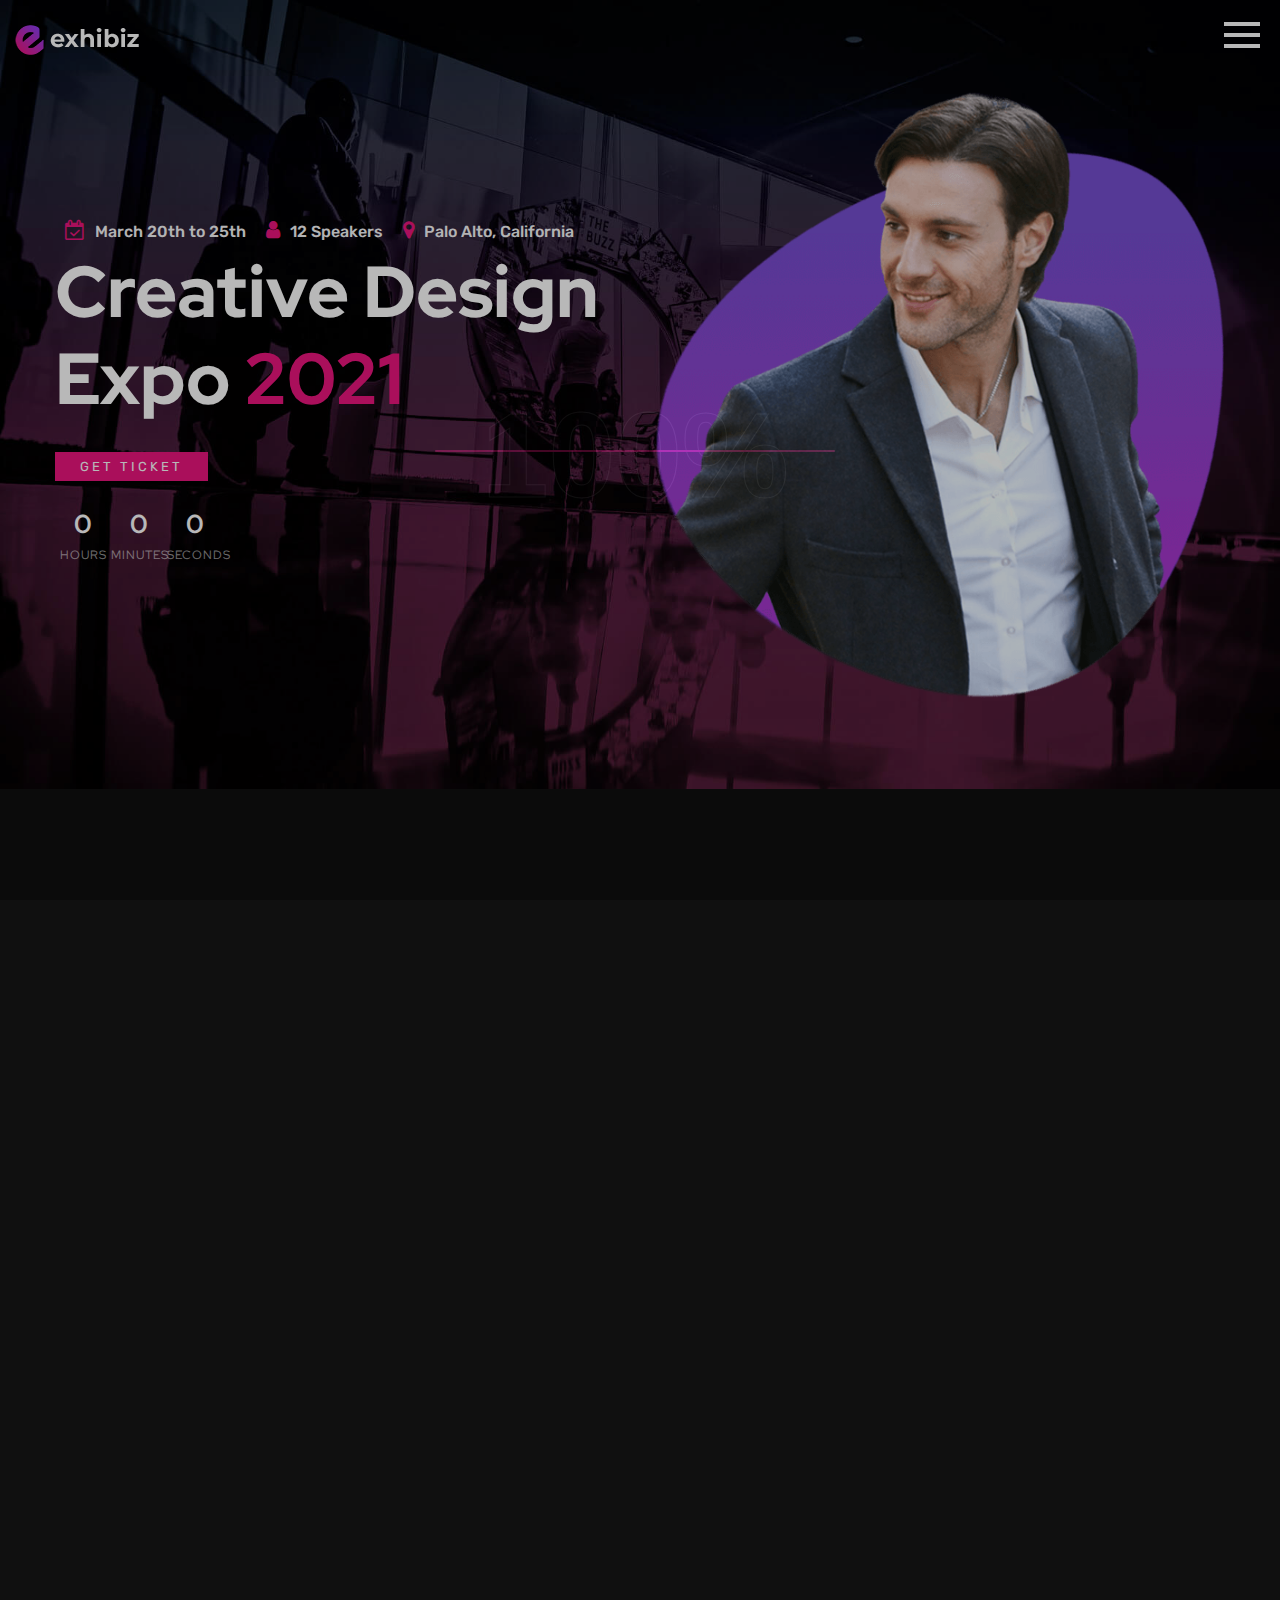
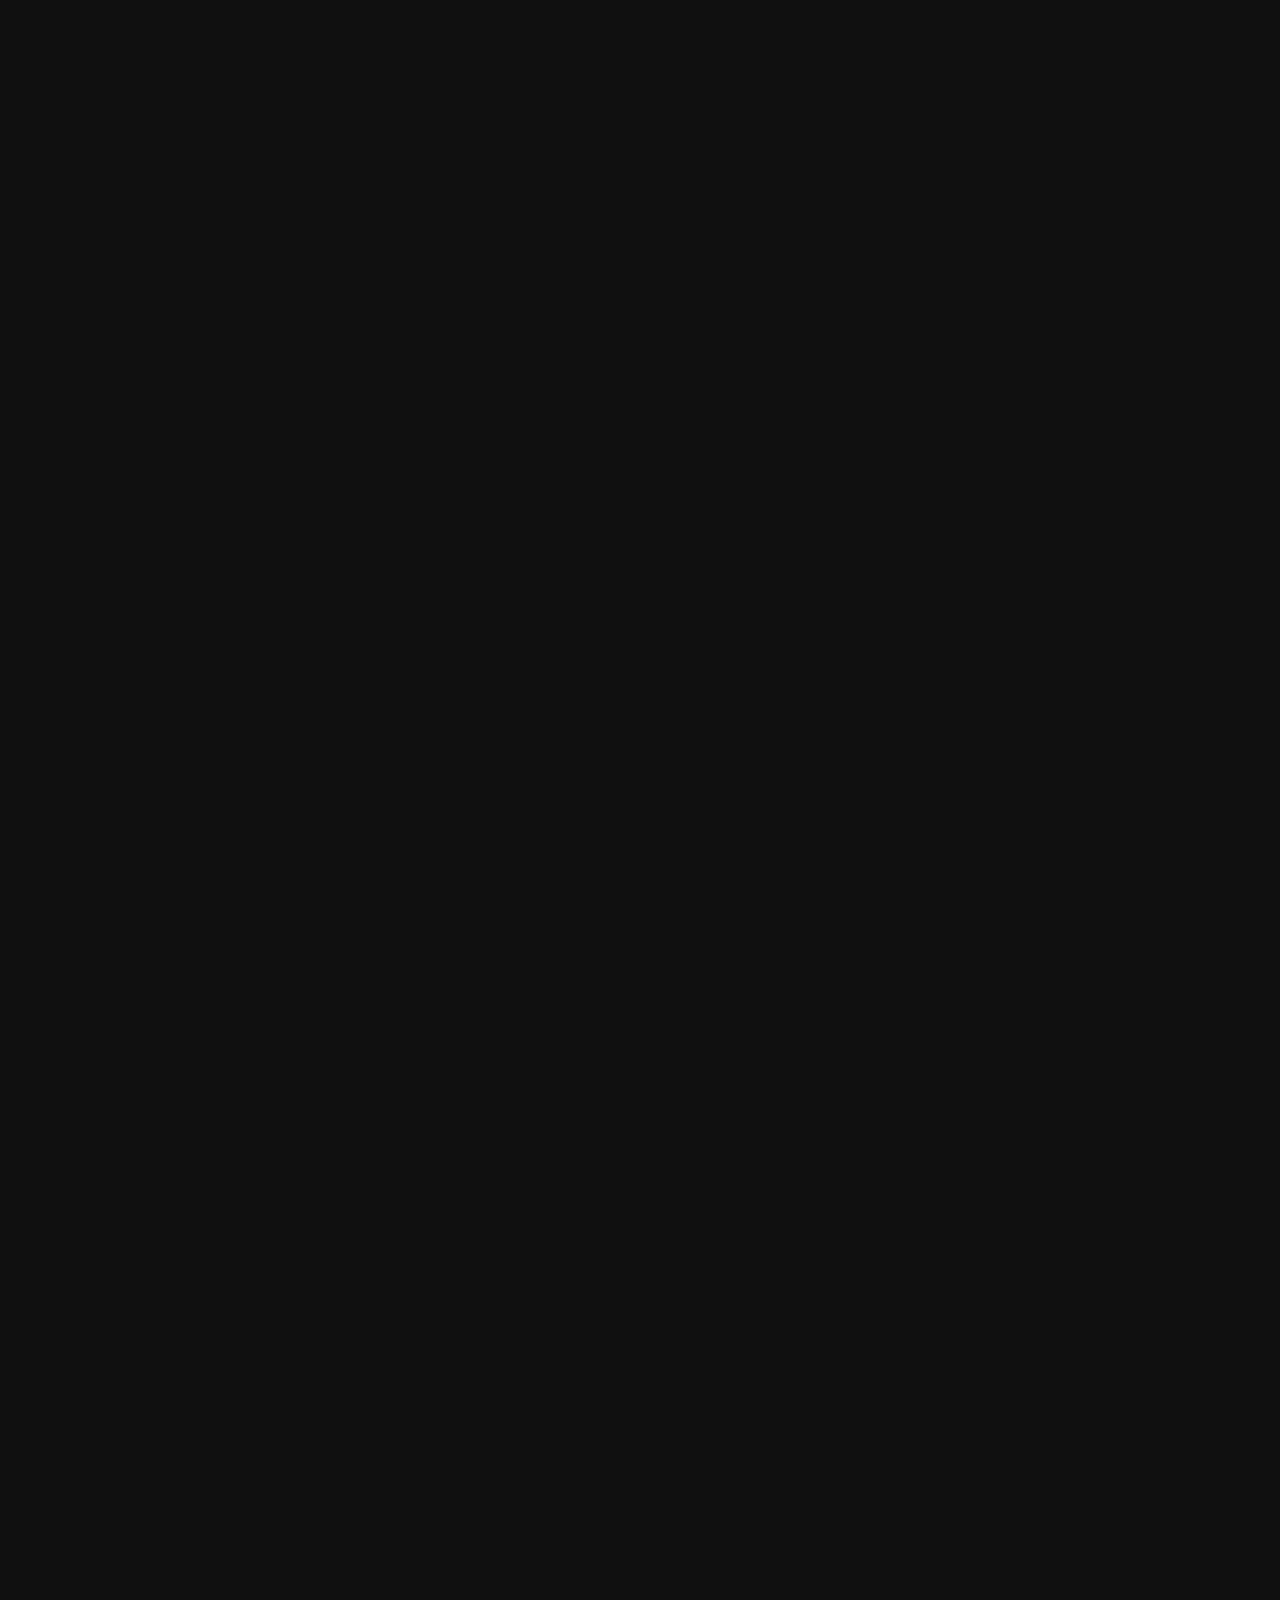
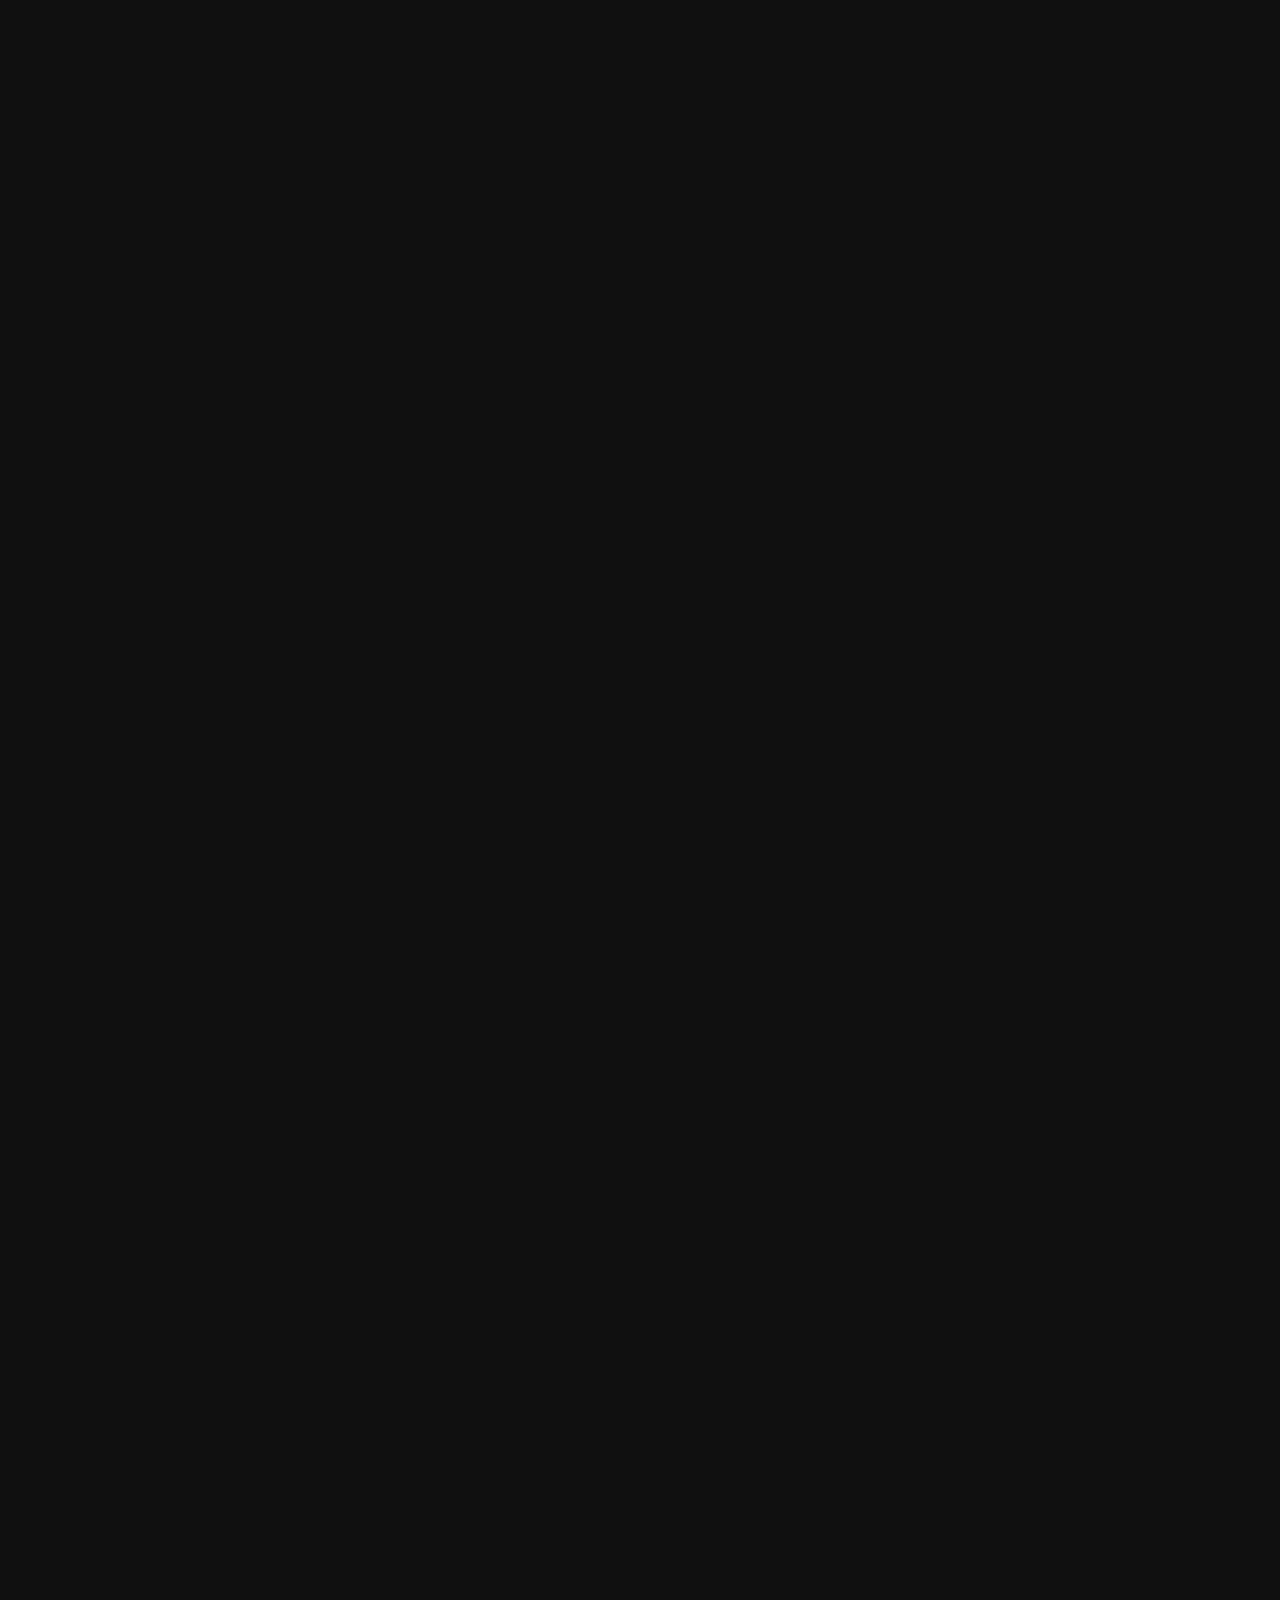
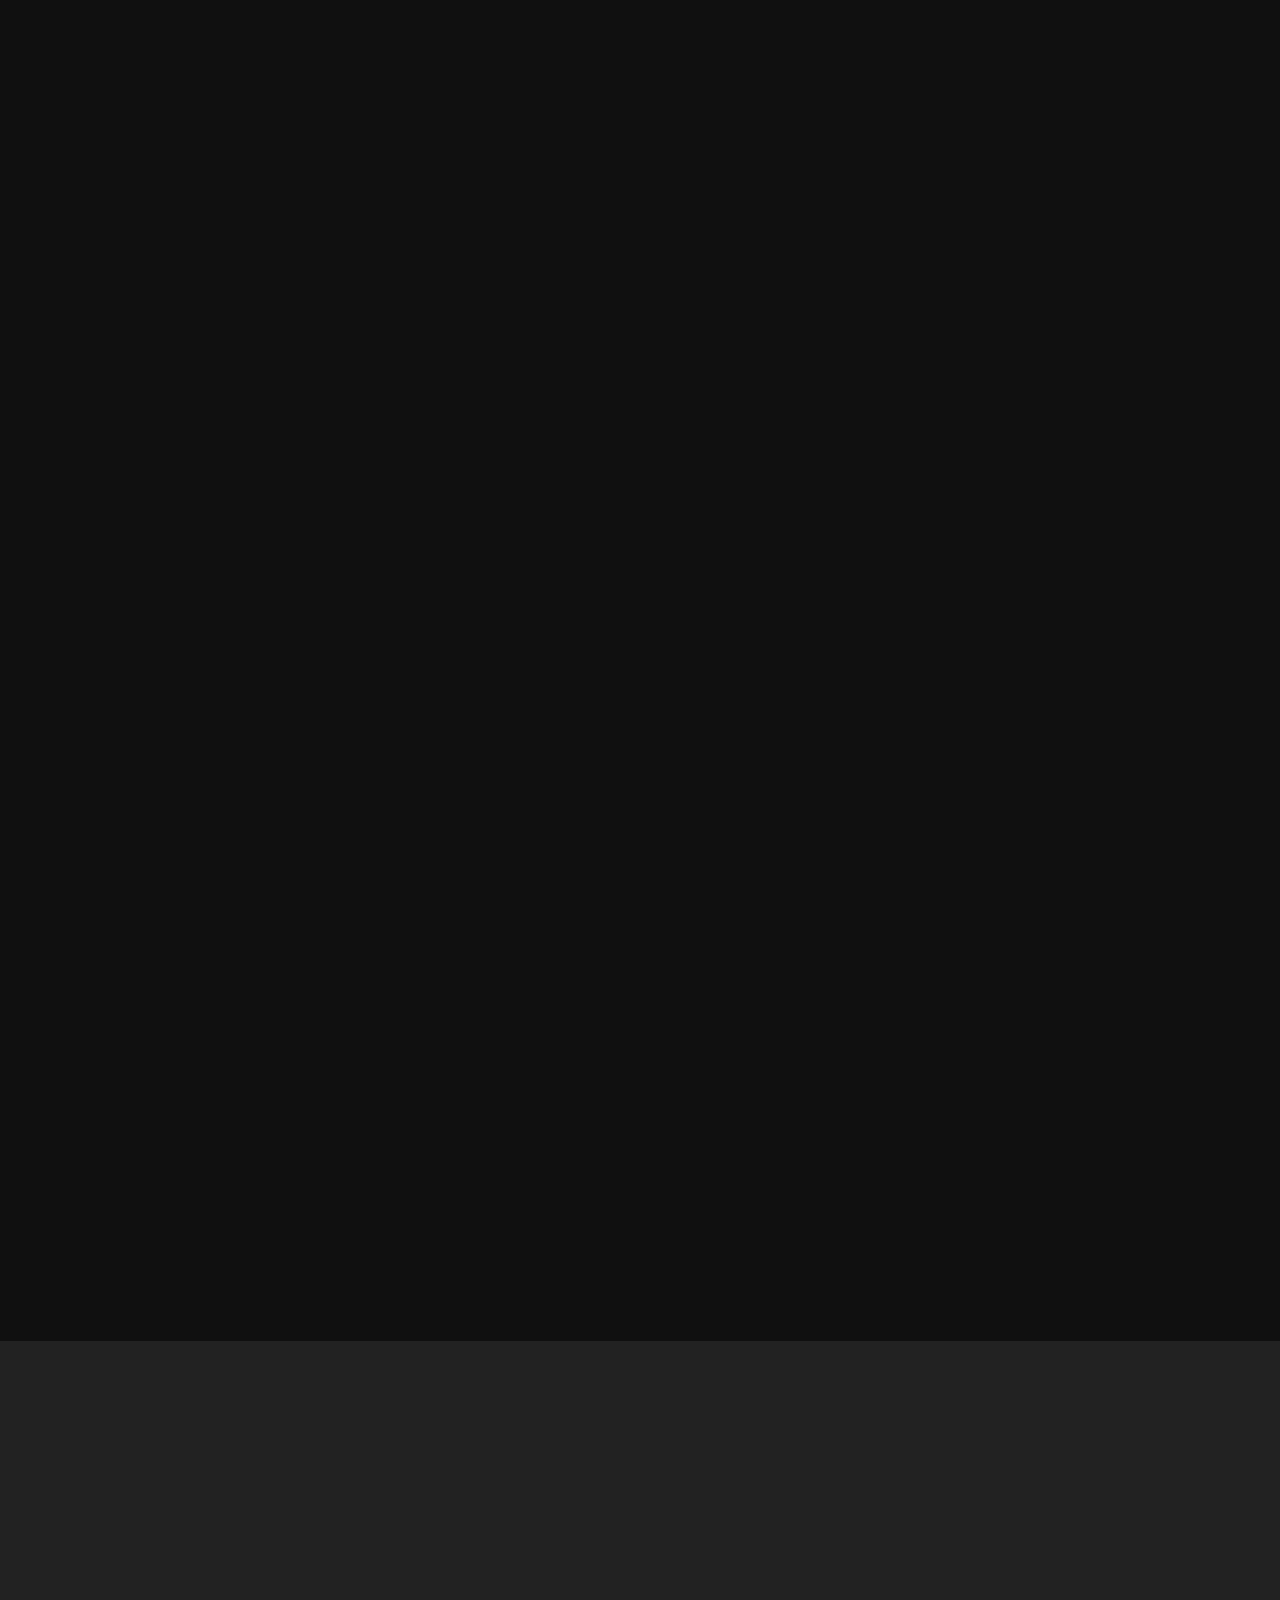
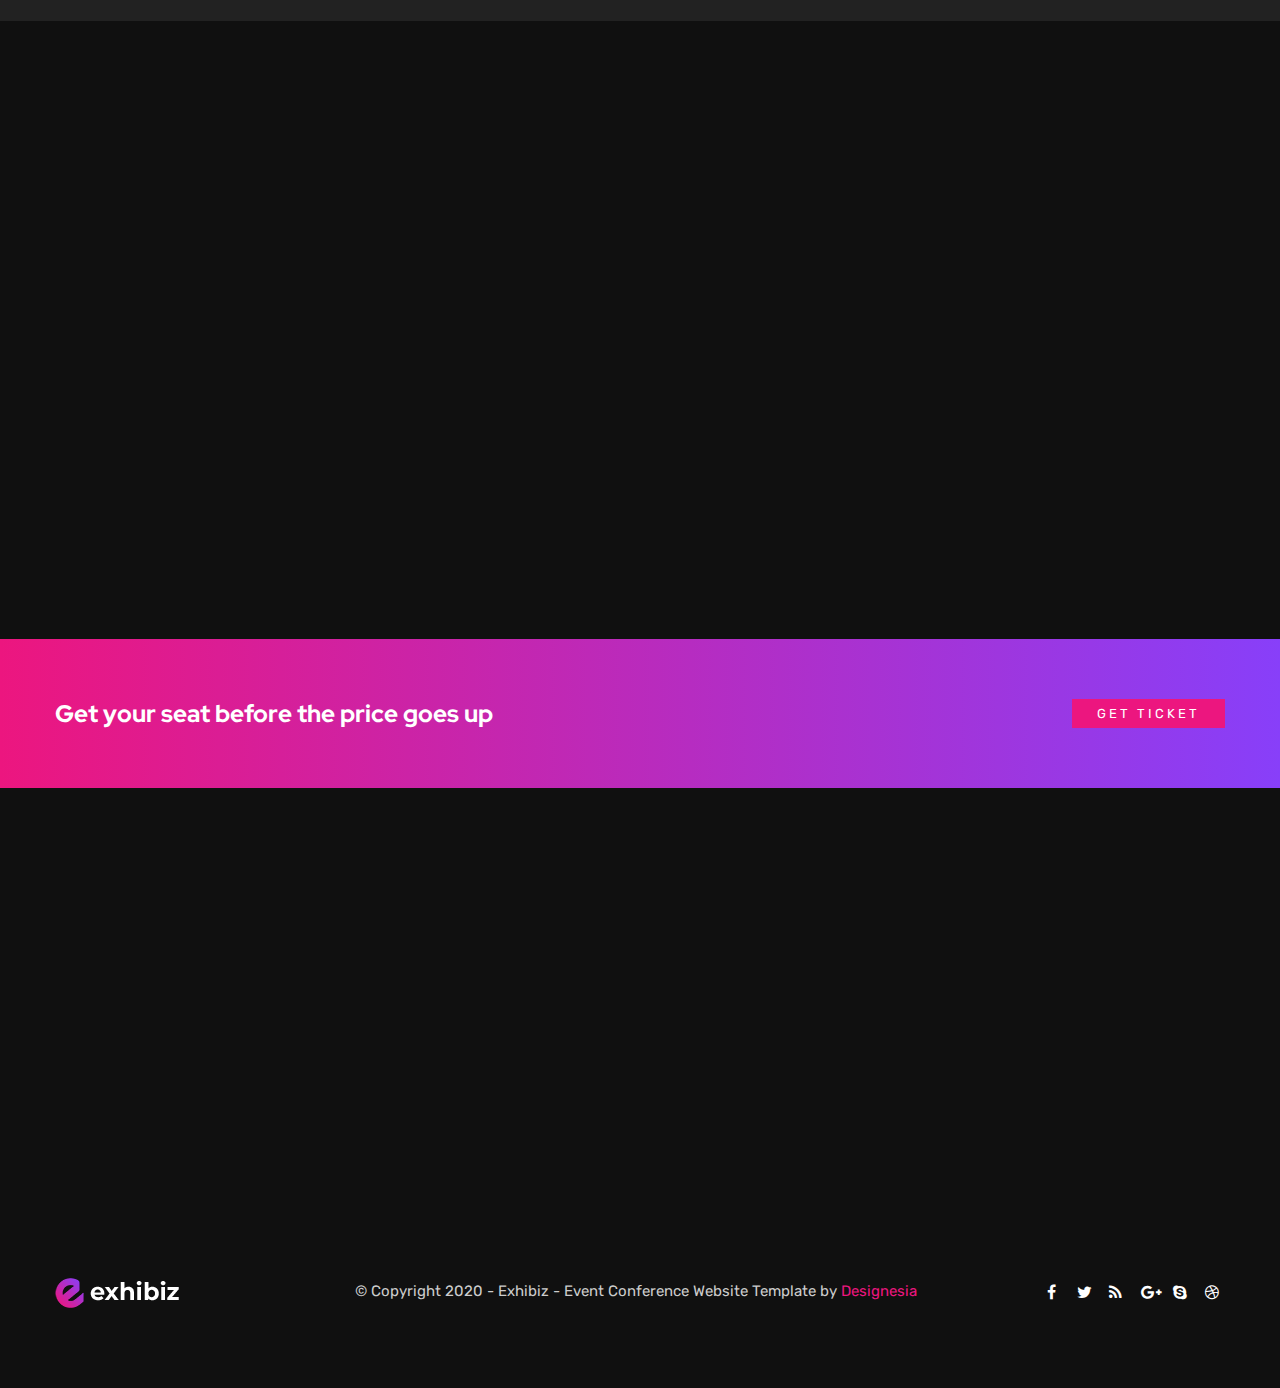
<file: index-event-speaker-dark-menu-expand.html>
<!DOCTYPE html>
<html lang="en">

<head>
    <meta charset="utf-8">
    <title>Exhibiz - Event Conference Website Template</title>
    <meta name="viewport" content="width=device-width, initial-scale=1.0">
    <meta name="description" content="">
    <meta name="keywords" content="">
    <meta name="author" content="">


    <!--[if lt IE 9]>
	<script src="js/html5shiv.js"></script>
	<![endif]-->


    <!-- CSS Files
    ================================================== -->
    <link rel="stylesheet" href="css/bootstrap.css" type="text/css">
    <link rel="stylesheet" href="css/jpreloader.css" type="text/css">
    <link rel="stylesheet" href="css/animate.css" type="text/css">
    <link rel="stylesheet" href="css/plugin.css" type="text/css">
    <link rel="stylesheet" href="css/owl.carousel.css" type="text/css">
    <link rel="stylesheet" href="css/owl.theme.css" type="text/css">
    <link rel="stylesheet" href="css/owl.transitions.css" type="text/css">
    <link rel="stylesheet" href="css/magnific-popup.css" type="text/css">
    <link rel="stylesheet" href="css/jquery.countdown.css" type="text/css">
    <link rel="stylesheet" href="css/style.css" type="text/css">
	<link rel="stylesheet" href="css/twentytwenty.css" type="text/css">

    <!-- custom background -->
    <link rel="stylesheet" href="css/bg.css" type="text/css">

    <!-- color scheme -->
	<link rel="stylesheet" href="css/colors/magenta.css" type="text/css" id="colors">
    <link rel="stylesheet" href="css/color.css" type="text/css">

    <!-- load fonts -->
    <link rel="stylesheet" href="fonts/font-awesome/css/font-awesome.css" type="text/css">
    <link rel="stylesheet" href="fonts/elegant_font/HTML_CSS/style.css" type="text/css">
    <link rel="stylesheet" href="fonts/et-line-font/style.css" type="text/css">

	<!-- custom font -->
	<link rel="stylesheet" href="css/font-style.css" type="text/css">
</head>

<body id="homepage">

    <div id="wrapper">

        <!-- header begin -->
        <header class="transparent">
            <div class="info">
                <div class="container-fluid">
                    <div class="row-fluid">
                        <div class="col-md-12">
                            <div class="column">Working Hours Monday - Friday <span class="id-color"><strong>08:00-16:00</strong></span></div>
                            <div class="column">Toll Free <span class="id-color"><strong>1800.899.900</strong></span></div>
                            <!-- social icons -->
                            <div class="column social">
                                <a href="#"><i class="fa fa-facebook"></i></a>
                                <a href="#"><i class="fa fa-twitter"></i></a>
                                <a href="#"><i class="fa fa-rss"></i></a>
                                <a href="#"><i class="fa fa-google-plus"></i></a>
                                <a href="#"><i class="fa fa-envelope-o"></i></a>
                            </div>
                            <!-- social icons close -->
                        </div>
                    </div>
                </div>
            </div>

            <div class="container-fluid">
                <div class="row-fluid">
                    <div class="col-md-12">
                        <!-- logo begin -->
                        <div id="logo">
                            <a href="index.html">
                                <img class="logo" src="images-event/logo.png" alt="">
                            </a>
                        </div>
                        <!-- logo close -->

                        <!-- small button begin -->
								<div id="mo-button-open">
									<div></div>
									<div></div>
									<div></div>
								</div>

								<!-- small button close -->

                    </div>
                    

                </div>
            </div>
        </header>
        <!-- header close -->
		
		<!-- menu overlay begin -->
		<div id="menu-overlay" class="slideDown">
			<div class="container-fluid">
				<div class="row-fluid">
					<div class="col-md-12">
							
						<div id="mo-button-close">
				<div class="line-1"></div>
				<div class="line-2"></div>
			</div>
			
			<div class="pt80 pb80">
			
			<div class="mo-nav text-center">
				<a href="index.html">
					<img class="logo" src="images-event/logo.png" alt="">
				</a>
				
				<div class="spacer-single"></div>
							
				<!-- mainmenu begin -->
                    <ul id="mo-menu">
                        <li><a href="#section-hero">Home<span></span></a></li>
						<li><a href="#section-about">About<span></span></a></li>
						<li><a href="#section-speakers">Speakers<span></span></a></li>
						<li><a href="#section-schedule">Schedule<span></span></a></li>
						<li><a href="#section-ticket">Ticket<span></span></a></li>
						<li><a href="#section-sponsors">Sponsors<span></span></a></li>
						<li><a href="#section-register">Register<span></span></a></li>
                    </ul>
				<!-- mainmenu close -->
					
                </div>
				
			</div>
			
			</div>
							
					</div>
				</div>
			</div>
			
		</div>
		<!-- menu overlay close -->

        <!-- content begin -->
        <div id="content" class="no-bottom no-top">
				
			<!-- section begin -->
            <section id="section-hero" class="text-light" data-bgimage="url(images-event/bg/9.jpg) top left no-repeat"  data-stellar-background-ratio=".2">
				<div class="container">
					<div class="row align-items-center">
						<div class="col-lg-6">
							
							<div class="d-flex justify-content-left sm-hide">
                                    <div class="h6 padding10 pt0 pb0"><i class="i_h3 fa fa-calendar-check-o id-color"></i>March 20th to 25th</div>
                                    <div class="h6 padding10 pt0 pb0"><i class="i_h3 fa fa-user id-color"></i>12 Speakers</div>
                                    <div class="h6 padding10 pt0 pb0"><i class="i_h3 fa fa-map-marker id-color"></i>Palo Alto, California</div>
                                </div>
							
							<h1 class="title-3 text-left">
								Creative Design<br>Expo <span class="id-color">2021</span>
							</h1>
							
							<div class="spacer-single"></div>
							
							<a href="#section-ticket" class="btn-custom text-white scroll-to">Get Ticket</a>
							<div class="spacer-single"></div>
							<div id="defaultCountdown" class="countdown-s2" ></div>
						</div>
						
						<div class="col-lg-6">
							<img src="images-event/misc/man-1.png" class="img-responsive" alt="">
						</div>
					</div>
				</div>
            </section>
            <!-- section close -->
			
			<!-- section begin -->
			<section id="section-about" data-bgimage="url(images-event/bg/1.png) fixed no-repeat">
				<div class="wm wm-border dark wow fadeInDown">welcome</div>
                    <div class="container">
                        <div class="row align-items-center">
                            
                            <div class="col-lg-6 wow fadeInLeft" data-wow-delay="0s">
                                <h2>Welcome to the Biggest<br>Creative Design Conference</h2>
                                <p>
                                    At vero eos et accusamus et iusto odio dignissimos ducimus qui blanditiis praesentium voluptatum deleniti atque corrupti quos dolores et quas molestias excepturi sint occaecati cupiditate non provident, similique sunt in culpa qui officia deserunt mollitia animi, id est laborum et dolorum fuga. Et harum quidem rerum facilis est et expedita distinctio.
                                </p>
								
								<div class="spacer10"></div>
								
								<a href="#section-speakers" class="btn-custom font-weight-bold text-white sm-mb-30 scroll-to">The Speakers</a>
                            </div>
							
							<div class="col-lg-6 mb-sm-30 text-center wow fadeInRight">
                                <div class="de-images">
									<img class="di-small wow fadeIn" src="images-event/misc/2.jpg" alt="" />
									<img class="di-small-2" src="images-event/misc/3.jpg" alt="" />
									<img class="img-fluid wow fadeInRight" data-wow-delay=".25s" src="images-event/misc/1.jpg" alt="" />
								</div>
                            </div>

                        </div>
                    </div>
                </section>
				
				
				<!-- section begin -->
            <section id="section-features">
				<div class="wm wm-border dark wow fadeInDown ">features</div>
                <div class="container">
                    <div class="row">
                        <div class="col-md-6 offset-md-3 text-center wow fadeInUp">
                            <h1>Why you should Join Event</h1>
                            <div class="separator"><span><i class="fa fa-square"></i></span></div>
                            <div class="spacer-single"></div>
                        </div>


                        <div class="col-lg-4 wow fadeIn" data-wow-delay="0s">
                            <div class="box-number square">
                               <i class="bg-color hover-color-2 fa fa-microphone text-light"></i>
                                <div class="text">
                                    <h3><span>World Class Speakers</span></h3>
                                    <p>At vero eos et accusamus et iusto odio dignissimos ducimus qui blanditiis praesentium voluptatum deleniti atque.</p>
                                </div>
                            </div>
                        </div>

                        <div class="col-lg-4 wow fadeIn" data-wow-delay=".25s">
                            <div class="box-number square">
                                <i class="bg-color hover-color-2 fa fa-lightbulb-o text-light"></i>
                                <div class="text">
                                    <h3><span>Best Experience</span></h3>
                                    <p>At vero eos et accusamus et iusto odio dignissimos ducimus qui blanditiis praesentium voluptatum deleniti atque.</p>
                                </div>
                            </div>
                        </div>

                        <div class="col-lg-4 wow fadeIn" data-wow-delay=".5s">
                            <div class="box-number square">
                                <i class="bg-color hover-color-2 fa fa-sitemap text-light"></i>
                                <div class="text">
                                    <h3><span>Networking</span></h3>
                                    <p>At vero eos et accusamus et iusto odio dignissimos ducimus qui blanditiis praesentium voluptatum deleniti atque.</p>
                                </div>
                            </div>
                        </div>

                        <div class="spacer-single sm-hide"></div>

                        <div class="col-lg-4 wow fadeIn" data-wow-delay=".75s">
                            <div class="box-number square">
                                <i class="bg-color hover-color-2 fa fa-building text-light"></i>
                                <div class="text">
                                    <h3><span>Modern Venue</span></h3>
                                    <p>At vero eos et accusamus et iusto odio dignissimos ducimus qui blanditiis praesentium voluptatum deleniti atque.</p>
                                </div>
                            </div>
                        </div>

                        <div class="col-lg-4 wow fadeIn" data-wow-delay="1s">
                            <div class="box-number square">
                                <i class="bg-color hover-color-2  fa fa-users text-light"></i>
                                <div class="text">
                                    <h3><span>New People</span></h3>
                                    <p>At vero eos et accusamus et iusto odio dignissimos ducimus qui blanditiis praesentium voluptatum deleniti atque.</p>
                                </div>
                            </div>
                        </div>

                        <div class="col-lg-4 wow fadeIn" data-wow-delay="1.25s">
                            <div class="box-number square">
                                <i class="bg-color hover-color-2 fa fa-mortar-board text-light"></i>
                                <div class="text">
                                    <h3><span>Certificates</span></h3>
                                    <p>At vero eos et accusamus et iusto odio dignissimos ducimus qui blanditiis praesentium voluptatum deleniti atque.</p>
                                </div>
                            </div>
                        </div>
						

                    </div>
                </div>
            </section>
            <!-- section close -->
			
			<!-- section begin -->
            <section id="section-speakers" class="text-light" data-bgimage="url(images-event/bg/1.jpg) fixed top center" data-stellar-background-ratio=".2">
				<div class="wm wm-border dark wow fadeInDown">speakers</div>
                <div class="container">
                    <div class="row">
						<div class="col-md-6 offset-md-3 text-center wow fadeInUp">
                            <h1>The Speakers</h1>
                            <div class="separator"><span><i class="fa fa-square"></i></span></div>
                            <div class="spacer-single"></div>
                        </div>
						
						<div class="clearfix"></div>
                      
                       <div class="col-xl-3 col-lg-4 col-sm-6 mb30 wow fadeInUp">
							<!-- team member -->
							<div class="de-team-list">
								<div class="team-pic">
									<img src="images-event/team/1.jpg" class="img-responsive" alt="" />
								</div>
								<div class="team-desc">
									<h3>John Smith</h3>
									<p class="lead">Expert Designer</p>
									<div class="small-border"></div>
									<p>Duis aute irure dolor in reprehenderit in voluptate velit esse cillum dolore eu fugiat.</p>

									<div class="social">
										<a href="#"><i class="fa fa-facebook fa-lg"></i></a>
										<a href="#"><i class="fa fa-twitter fa-lg"></i></a>
										<a href="#"><i class="fa fa-google-plus fa-lg"></i></a>
										<a href="#"><i class="fa fa-skype fa-lg"></i></a>
									</div>
								</div>
							</div>
							<!-- team close -->
						</div>
						
						<div class="col-xl-3 col-lg-4 col-sm-6 mb30 wow fadeInUp">
							<!-- team member -->
							<div class="de-team-list">
								<div class="team-pic">
									<img src="images-event/team/2.jpg" class="img-responsive" alt="" />
								</div>
								<div class="team-desc">
									<h3>Michael Dennis</h3>
									<p class="lead">Expert Designer</p>
									<div class="small-border"></div>
									<p>Duis aute irure dolor in reprehenderit in voluptate velit esse cillum dolore eu fugiat.</p>

									<div class="social">
										<a href="#"><i class="fa fa-facebook fa-lg"></i></a>
										<a href="#"><i class="fa fa-twitter fa-lg"></i></a>
										<a href="#"><i class="fa fa-google-plus fa-lg"></i></a>
										<a href="#"><i class="fa fa-skype fa-lg"></i></a>
									</div>
								</div>
							</div>
							<!-- team close -->
						</div>
						
						<div class="col-xl-3 col-lg-4 col-sm-6 mb30 wow fadeInUp">
							<!-- team member -->
							<div class="de-team-list">
								<div class="team-pic">
									<img src="images-event/team/3.jpg" class="img-responsive" alt="" />
								</div>
								<div class="team-desc">
									<h3>Sarah Michelle</h3>
									<p class="lead">Expert Designer</p>
									<div class="small-border"></div>
									<p>Duis aute irure dolor in reprehenderit in voluptate velit esse cillum dolore eu fugiat.</p>

									<div class="social">
										<a href="#"><i class="fa fa-facebook fa-lg"></i></a>
										<a href="#"><i class="fa fa-twitter fa-lg"></i></a>
										<a href="#"><i class="fa fa-google-plus fa-lg"></i></a>
										<a href="#"><i class="fa fa-skype fa-lg"></i></a>
									</div>
								</div>
							</div>
							<!-- team close -->
						</div>
						
						<div class="col-xl-3 col-lg-4 col-sm-6 mb30 wow fadeInUp">
							<!-- team member -->
							<div class="de-team-list">
								<div class="team-pic">
									<img src="images-event/team/4.jpg" class="img-responsive" alt="" />
								</div>
								<div class="team-desc">
									<h3>Katty Wilson</h3>
									<p class="lead">Expert Designer</p>
									<div class="small-border"></div>
									<p>Duis aute irure dolor in reprehenderit in voluptate velit esse cillum dolore eu fugiat.</p>

									<div class="social">
										<a href="#"><i class="fa fa-facebook fa-lg"></i></a>
										<a href="#"><i class="fa fa-twitter fa-lg"></i></a>
										<a href="#"><i class="fa fa-google-plus fa-lg"></i></a>
										<a href="#"><i class="fa fa-skype fa-lg"></i></a>
									</div>
								</div>
							</div>
							<!-- team close -->
						</div>

						<div class="clearfix"></div>

                    </div>
                </div>
            </section>
            <!-- section close -->
			
			
			<!-- section begin -->
            <section id="section-schedule" aria-label="section-services-tab" data-bgimage="url(images-event/bg/2.png) fixed center no-repeat">
                <div class="wm wm-border dark wow fadeInDown ">schedule</div>
                <div class="container">
                    <div class="row">
                        <div class="col-md-6 offset-md-3 text-center wow fadeInUp">
                            <h1>Event Schedule</h1>
                            <div class="separator"><span><i class="fa fa-square"></i></span></div>
                            <div class="spacer-single"></div>
                        </div>

                        <div class="col-md-12 wow fadeInUp">
                            <div class="de_tab tab_style_4 text-center">
                                <ul class="de_nav de_nav_dark">
                                    <li class="active" data-link="#section-services-tab">
                                        <h3>Day <span>01</span></h3>
                                        <h4>March 20, 2021</h4>
                                    </li>
                                    <li data-link="#section-services-tab">
                                        <h3>Day <span>02</span></h3>
                                        <h4>March 21, 2021</h4>
                                    </li>
                                    <li data-link="#section-services-tab">
                                        <h3>Day <span>03</span></h3>
                                        <h4>March 22, 2021</h4>
                                    </li>
                                    <li data-link="#section-services-tab">
                                        <h3>Day <span>04</span></h3>
                                        <h4>March 23, 2021</h4>
                                    </li>
                                    <li data-link="#section-services-tab">
                                        <h3>Day <span>05</span></h3>
                                        <h4>March 24, 2021</h4>
                                    </li>
                                </ul>

                                <div class="de_tab_content text-left">

                                    <div id="tab1" class="tab_single_content dark">
                                        <div class="row">
                                            <div class="col-md-12">
                                                <div class="schedule-listing">
                                                    <div class="schedule-item">
                                                        <div class="sc-time">08:00 - 10:00 AM</div>
                                                        <div class="sc-pic">
                                                            <img src="images-event/team/1.jpg" class="img-circle" alt="">
                                                        </div>
                                                        <div class="sc-name">
                                                            <h4>John Smith</h4>
                                                            <span>Founder & CEO</span>
                                                        </div>
                                                        <div class="sc-info">
                                                            <h3>Introduction Creative Design</h3>
                                                            <p>In this session we will discuss about digital topics in detail. You need laptops and other tech support equipment. This session will last for 2 hours. So prepare yourself.</p>
                                                        </div>
                                                        <div class="clearfix"></div>
                                                    </div>
                                                </div>

                                                <div class="schedule-listing">
                                                    <div class="schedule-item">
                                                        <div class="sc-time">12:00 - 14:00 PM</div>
                                                        <div class="sc-pic">
                                                            <img src="images-event/team/2.jpg" class="img-circle" alt="">
                                                        </div>
                                                        <div class="sc-name">
                                                            <h4>Michael Dennis</h4>
                                                            <span>Founder & CEO</span>
                                                        </div>
                                                        <div class="sc-info">
                                                            <h3>Getting Started With Creative Design</h3>
                                                            <p>In this session we will discuss about digital topics in detail. You need laptops and other tech support equipment. This session will last for 2 hours. So prepare yourself.</p>
                                                        </div>
                                                        <div class="clearfix"></div>
                                                    </div>
                                                </div>

                                                <div class="schedule-listing">
                                                    <div class="schedule-item">
                                                        <div class="sc-time">16:00 - 18:00 PM</div>
                                                        <div class="sc-pic">
                                                            <img src="images-event/team/3.jpg" class="img-circle" alt="">
                                                        </div>
                                                        <div class="sc-name">
                                                            <h4>Sarah Michelle</h4>
                                                            <span>Founder & CEO</span>
                                                        </div>
                                                        <div class="sc-info">
                                                            <h3>Prepare Your Design Concept</h3>
                                                            <p>In this session we will discuss about digital topics in detail. You need laptops and other tech support equipment. This session will last for 2 hours. So prepare yourself.</p>
                                                        </div>
                                                        <div class="clearfix"></div>
                                                    </div>
                                                </div>

                                                <div class="schedule-listing">
                                                    <div class="schedule-item">
                                                        <div class="sc-time">20:00 - 22:00 PM</div>
                                                        <div class="sc-pic">
                                                            <img src="images-event/team/4.jpg" class="img-circle" alt="">
                                                        </div>
                                                        <div class="sc-name">
                                                            <h4>Katty Wilson</h4>
                                                            <span>Founder & CEO</span>
                                                        </div>
                                                        <div class="sc-info">
                                                            <h3>Creative Design Implementation Basic</h3>
                                                            <p>In this session we will discuss about digital topics in detail. You need laptops and other tech support equipment. This session will last for 2 hours. So prepare yourself.</p>
                                                        </div>
                                                        <div class="clearfix"></div>
                                                    </div>
                                                </div>
                                            </div>
                                        </div>
                                    </div>

                                    <div id="tab2" class="tab_single_content dark">
                                        <div class="row">
                                            <div class="col-md-12">
                                                <div class="schedule-listing">
                                                    <div class="schedule-item">
                                                        <div class="sc-time">08:00 - 12:00 AM</div>
                                                        <div class="sc-pic">
                                                            <img src="images-event/team/5.jpg" class="img-circle" alt="">
                                                        </div>
                                                        <div class="sc-name">
                                                            <h4>Rose Shipp</h4>
                                                            <span>Founder & CEO</span>
                                                        </div>
                                                        <div class="sc-info">
                                                            <h3>Creative Design Implementation Basic 2</h3>
                                                            <p>In this session we will discuss about digital topics in detail. You need laptops and other tech support equipment. This session will last for 2 hours. So prepare yourself.</p>
                                                        </div>
                                                        <div class="clearfix"></div>
                                                    </div>
                                                </div>

                                                <div class="schedule-listing">
                                                    <div class="schedule-item">
                                                        <div class="sc-time">12:00 - 14:00 PM</div>
                                                        <div class="sc-pic">
                                                            <img src="images-event/team/6.jpg" class="img-circle" alt="">
                                                        </div>
                                                        <div class="sc-name">
                                                            <h4>Isaac Nicholas</h4>
                                                            <span>Founder & CEO</span>
                                                        </div>
                                                        <div class="sc-info">
                                                            <h3>How to Design Happiness</h3>
                                                            <p>In this session we will discuss about digital topics in detail. You need laptops and other tech support equipment. This session will last for 2 hours. So prepare yourself.</p>
                                                        </div>
                                                        <div class="clearfix"></div>
                                                    </div>
                                                </div>

                                                <div class="schedule-listing">
                                                    <div class="schedule-item">
                                                        <div class="sc-time">16:00 - 18:00 PM</div>
                                                        <div class="sc-pic">
                                                            <img src="images-event/team/7.jpg" class="img-circle" alt="">
                                                        </div>
                                                        <div class="sc-name">
                                                            <h4>John Arnold</h4>
                                                            <span>Founder & CEO</span>
                                                        </div>
                                                        <div class="sc-info">
                                                            <h3>Good Storytelling For Great Design</h3>
                                                            <p>In this session we will discuss about digital topics in detail. You need laptops and other tech support equipment. This session will last for 2 hours. So prepare yourself.</p>
                                                        </div>
                                                        <div class="clearfix"></div>
                                                    </div>
                                                </div>

                                                <div class="schedule-listing">
                                                    <div class="schedule-item">
                                                        <div class="sc-time">20:00 - 22:00 PM</div>
                                                        <div class="sc-pic">
                                                            <img src="images-event/team/1.jpg" class="img-circle" alt="">
                                                        </div>
                                                        <div class="sc-name">
                                                            <h4>John Smith</h4>
                                                            <span>Founder & CEO</span>
                                                        </div>
                                                        <div class="sc-info">
                                                            <h3>Unintuitive Lessons on Being a Designer</h3>
                                                            <p>In this session we will discuss about digital topics in detail. You need laptops and other tech support equipment. This session will last for 2 hours. So prepare yourself.</p>
                                                        </div>
                                                        <div class="clearfix"></div>
                                                    </div>
                                                </div>
                                            </div>
                                        </div>
                                    </div>

                                    <div id="tab3" class="tab_single_content dark">
                                        <div class="row">
                                            <div class="col-md-12">
                                                <div class="schedule-listing">
                                                    <div class="schedule-item">
                                                        <div class="sc-time">08:00 - 12:00 AM</div>
                                                        <div class="sc-pic">
                                                            <img src="images-event/team/2.jpg" class="img-circle" alt="">
                                                        </div>
                                                        <div class="sc-name">
                                                            <h4>Michael Dennis</h4>
                                                            <span>Founder & CEO</span>
                                                        </div>
                                                        <div class="sc-info">
                                                            <h3>The Secret of Great App Design</h3>
                                                            <p>In this session we will discuss about digital topics in detail. You need laptops and other tech support equipment. This session will last for 2 hours. So prepare yourself.</p>
                                                        </div>
                                                        <div class="clearfix"></div>
                                                    </div>
                                                </div>

                                                <div class="schedule-listing">
                                                    <div class="schedule-item">
                                                        <div class="sc-time">12:00 - 14:00 PM</div>
                                                        <div class="sc-pic">
                                                            <img src="images-event/team/3.jpg" class="img-circle" alt="">
                                                        </div>
                                                        <div class="sc-name">
                                                            <h4>Sarah Michelle</h4>
                                                            <span>Founder & CEO</span>
                                                        </div>
                                                        <div class="sc-info">
                                                            <h3>Use Design Thinking in Your Everyday Routine</h3>
                                                            <p>In this session we will discuss about digital topics in detail. You need laptops and other tech support equipment. This session will last for 2 hours. So prepare yourself.</p>
                                                        </div>
                                                        <div class="clearfix"></div>
                                                    </div>
                                                </div>

                                                <div class="schedule-listing">
                                                    <div class="schedule-item">
                                                        <div class="sc-time">16:00 - 18:00 PM</div>
                                                        <div class="sc-pic">
                                                            <img src="images-event/team/4.jpg" class="img-circle" alt="">
                                                        </div>
                                                        <div class="sc-name">
                                                            <h4>Katty Wilson</h4>
                                                            <span>Founder & CEO</span>
                                                        </div>
                                                        <div class="sc-info">
                                                            <h3>Design Into The Real World</h3>
                                                            <p>In this session we will discuss about digital topics in detail. You need laptops and other tech support equipment. This session will last for 2 hours. So prepare yourself.</p>
                                                        </div>
                                                        <div class="clearfix"></div>
                                                    </div>
                                                </div>

                                                <div class="schedule-listing">
                                                    <div class="schedule-item">
                                                        <div class="sc-time">20:00 - 22:00 AM</div>
                                                        <div class="sc-pic">
                                                            <img src="images-event/team/5.jpg" class="img-circle" alt="">
                                                        </div>
                                                        <div class="sc-name">
                                                            <h4>Rose Shipp</h4>
                                                            <span>Founder & CEO</span>
                                                        </div>
                                                        <div class="sc-info">
                                                            <h3>Advanced Design Implementation</h3>
                                                            <p>In this session we will discuss about digital topics in detail. You need laptops and other tech support equipment. This session will last for 2 hours. So prepare yourself.</p>
                                                        </div>
                                                        <div class="clearfix"></div>
                                                    </div>
                                                </div>
                                            </div>
                                        </div>
                                    </div>

                                    <div id="tab4" class="tab_single_content dark">
                                        <div class="row">
                                            <div class="col-md-12">
                                                <div class="schedule-listing">
                                                    <div class="schedule-item">
                                                        <div class="sc-time">08:00 - 12:00 AM</div>
                                                        <div class="sc-pic">
                                                            <img src="images-event/team/6.jpg" class="img-circle" alt="">
                                                        </div>
                                                        <div class="sc-name">
                                                            <h4>Isaac Nicholas</h4>
                                                            <span>Founder & CEO</span>
                                                        </div>
                                                        <div class="sc-info">
                                                            <h3>Advanced Design Implementation 2</h3>
                                                            <p>In this session we will discuss about digital topics in detail. You need laptops and other tech support equipment. This session will last for 2 hours. So prepare yourself.</p>
                                                        </div>
                                                        <div class="clearfix"></div>
                                                    </div>
                                                </div>

                                                <div class="schedule-listing">
                                                    <div class="schedule-item">
                                                        <div class="sc-time">12:00 - 14:00 PM</div>
                                                        <div class="sc-pic">
                                                            <img src="images-event/team/7.jpg" class="img-circle" alt="">
                                                        </div>
                                                        <div class="sc-name">
                                                            <h4>John Arnold</h4>
                                                            <span>Founder & CEO</span>
                                                        </div>
                                                        <div class="sc-info">
                                                            <h3>Branding, Identity &amp; Logo Design Explained</h3>
                                                            <p>In this session we will discuss about digital topics in detail. You need laptops and other tech support equipment. This session will last for 2 hours. So prepare yourself.</p>
                                                        </div>
                                                        <div class="clearfix"></div>
                                                    </div>
                                                </div>

                                                <div class="schedule-listing">
                                                    <div class="schedule-item">
                                                        <div class="sc-time">16:00 - 18:00 PM</div>
                                                        <div class="sc-pic">
                                                            <img src="images-event/team/1.jpg" class="img-circle" alt="">
                                                        </div>
                                                        <div class="sc-name">
                                                            <h4>John Smith</h4>
                                                            <span>Founder & CEO</span>
                                                        </div>
                                                        <div class="sc-info">
                                                            <h3>The Art of Personal Branding</h3>
                                                            <p>In this session we will discuss about digital topics in detail. You need laptops and other tech support equipment. This session will last for 2 hours. So prepare yourself.</p>
                                                        </div>
                                                        <div class="clearfix"></div>
                                                    </div>
                                                </div>

                                                <div class="schedule-listing">
                                                    <div class="schedule-item">
                                                        <div class="sc-time">20:00 - 22:00 PM</div>
                                                        <div class="sc-pic">
                                                            <img src="images-event/team/2.jpg" class="img-circle" alt="">
                                                        </div>
                                                        <div class="sc-name">
                                                            <h4>Michael Dennis</h4>
                                                            <span>Founder & CEO</span>
                                                        </div>
                                                        <div class="sc-info">
                                                            <h3>8 Secret Benefits of Branding</h3>
                                                            <p>In this session we will discuss about digital topics in detail. You need laptops and other tech support equipment. This session will last for 2 hours. So prepare yourself.</p>
                                                        </div>
                                                        <div class="clearfix"></div>
                                                    </div>
                                                </div>
                                            </div>
                                        </div>
                                    </div>

                                    <div id="tab5" class="tab_single_content dark">
                                        <div class="row">
                                            <div class="col-md-12">
                                                <div class="schedule-listing">
                                                    <div class="schedule-item">
                                                        <div class="sc-time">08:00 - 12:00 AM</div>
                                                        <div class="sc-pic">
                                                            <img src="images-event/team/1.jpg" class="img-circle" alt="">
                                                        </div>
                                                        <div class="sc-name">
                                                            <h4>John Smith</h4>
                                                            <span>Founder & CEO</span>
                                                        </div>
                                                        <div class="sc-info">
                                                            <h3>How To Brand A Startup On A Small Budget</h3>
                                                            <p>In this session we will discuss about digital topics in detail. You need laptops and other tech support equipment. This session will last for 2 hours. So prepare yourself.</p>
                                                        </div>
                                                        <div class="clearfix"></div>
                                                    </div>
                                                </div>

                                                <div class="schedule-listing">
                                                    <div class="schedule-item">
                                                        <div class="sc-time">08:00 - 12:00 AM</div>
                                                        <div class="sc-pic">
                                                            <img src="images-event/team/2.jpg" class="img-circle" alt="">
                                                        </div>
                                                        <div class="sc-name">
                                                            <h4>John Smith</h4>
                                                            <span>Founder & CEO</span>
                                                        </div>
                                                        <div class="sc-info">
                                                            <h3>Establishing a Brand Identity</h3>
                                                            <p>In this session we will discuss about digital topics in detail. You need laptops and other tech support equipment. This session will last for 2 hours. So prepare yourself.</p>
                                                        </div>
                                                        <div class="clearfix"></div>
                                                    </div>
                                                </div>

                                                <div class="schedule-listing">
                                                    <div class="schedule-item">
                                                        <div class="sc-time">08:00 - 12:00 AM</div>
                                                        <div class="sc-pic">
                                                            <img src="images-event/team/3.jpg" class="img-circle" alt="">
                                                        </div>
                                                        <div class="sc-name">
                                                            <h4>Sarah Michelle</h4>
                                                            <span>Founder & CEO</span>
                                                        </div>
                                                        <div class="sc-info">
                                                            <h3>Interview With World Class Designer</h3>
                                                            <p>In this session we will discuss about digital topics in detail. You need laptops and other tech support equipment. This session will last for 2 hours. So prepare yourself.</p>
                                                        </div>
                                                        <div class="clearfix"></div>
                                                    </div>
                                                </div>

                                                <div class="schedule-listing">
                                                    <div class="schedule-item">
                                                        <div class="sc-time">08:00 - 12:00 AM</div>
                                                        <div class="sc-pic">
                                                            <img src="images-event/team/4.jpg" class="img-circle" alt="">
                                                        </div>
                                                        <div class="sc-name">
                                                            <h4>Katty Wilson</h4>
                                                            <span>Founder & CEO</span>
                                                        </div>
                                                        <div class="sc-info">
                                                            <h3>Close Event Ceremony &amp; Doorprize</h3>
                                                            <p>In this session we will discuss about digital topics in detail. You need laptops and other tech support equipment. This session will last for 2 hours. So prepare yourself.</p>
                                                        </div>
                                                        <div class="clearfix"></div>
                                                    </div>
                                                </div>
                                            </div>
                                        </div>
                                    </div>
                                </div>
                            </div>
                        </div>
                    </div>
                </div>
            </section>
            <!-- section close -->
			
			<!-- section begin -->
            <section id="section-ticket" class="text-light" data-bgimage="url(images-event/bg/2.jpg) fixed top">
                <div class="wm wm-border dark wow fadeInDown">tickets</div>
				<div class="container">
                    <div class="row">
						<div class="col-md-6 offset-md-3 text-center wow fadeInUp">
                            <h1>Choose a Ticket</h1>
                            <div class="separator"><span><i class="fa fa-square"></i></span></div>
                            <div class="spacer-single"></div>
                        </div>

                        <div class="col-lg-4 col-md-6">
                            <div class="pricing-s1 mb30 wow fadeInUp">
                                <div class="top">
                                    <h2>Day Pass</h2>
                                    <p class="price"><span class="currency id-color">$</span> <b>49.99</b></p>
                                </div>
                                <div class="bottom">
                                    <ul>
                                        <li><i class="icon_check_alt2"></i>Conference Tickets</li>
                                        <li><i class="icon_check_alt2"></i>Free Lunch Nad Coffee</li>
                                        <li><i class="icon_check_alt2"></i>Certificates</li>
                                        <li><i class="icon_close_alt2"></i>Private Access</li>
                                        <li><i class="icon_close_alt2"></i>Experts Contacts</li>
                                    </ul>
                                    <a href="" class="btn btn-custom text-white">Buy Ticket</a>
                                </div>
								<div class="ps1-deco"></div>
                            </div>
                        </div>
                        <div class="col-lg-4 col-md-6">
                            <div class="pricing-s1 mb30 wow fadeInUp">
                                <div class="ribbon color-2 text-white">Recommend</div>
                                <div class="top">
                                    <h2>Full Pass</h2>
                                    <p class="price"><span class="currency id-color">$</span> <b>79.99</b></p>
                                </div>
                                <div class="bottom">
                                    <ul>
                                        <li><i class="icon_check_alt2"></i>Conference Tickets</li>
                                        <li><i class="icon_check_alt2"></i>Free Lunch Nad Coffee</li>
                                        <li><i class="icon_check_alt2"></i>Certificates</li>
                                        <li><i class="icon_check_alt2"></i>Private Access</li>
                                        <li><i class="icon_close_alt2"></i>Experts Contacts</li>
                                    </ul>
                                    <a href="" class="btn btn-custom text-white">Buy Ticket</a>
                                </div>
								<div class="ps1-deco"></div>
                            </div>
                        </div>
                        <div class="col-lg-4 col-md-6">
                            <div class="pricing-s1 mb30 wow fadeInUp">
                                <div class="top">
                                    <h2>Group Pass</h2>
                                    <p class="price"><span class="currency id-color">$</span> <b>139.99</b></p>
                                </div>
                                <div class="bottom">
                                    <ul>
                                        <li><i class="icon_check_alt2"></i>Conference Tickets</li>
                                        <li><i class="icon_check_alt2"></i>Free Lunch Nad Coffee</li>
                                        <li><i class="icon_check_alt2"></i>Certificates</li>
                                        <li><i class="icon_check_alt2"></i>Private Access</li>
                                        <li><i class="icon_check_alt2"></i>Experts Contacts</li>
                                    </ul>
                                    <a href="" class="btn btn-custom text-white">Buy Ticket</a>
                                </div>
								<div class="ps1-deco"></div>
                            </div>
                        </div>
                    </div>
                </div>
            </section>
            <!-- section close -->
			
			<!-- section begin -->
            <section id="section-sponsors" data-bgimage="url(images-event/bg/3.png) fixed center no-repeat">
                <div class="wm wm-border dark wow fadeInDown ">sponsors</div>
                <div class="container">
                    <div class="row">
                        <div class="col-md-6 offset-md-3 text-center wow fadeInUp">
                            <h1>Official Sponsors</h1>
                            <div class="separator"><span><i class="fa fa-square"></i></span></div>
                            <div class="spacer-single"></div>
                        </div>

                        <div class="col-md-12 text-center wow fadeInUp">
                            <h3>Gold Sponsors</h3>
                            <div class="spacer-single"></div>
                            <img src="images-event/logo/1.png" alt="" class="grey-hover">
                            <img src="images-event/logo/2b.png" alt="" class="grey-hover">
                            <img src="images-event/logo/3b.png" alt="" class="grey-hover">
							<img src="images-event/logo/4b.png" alt="" class="grey-hover">
                            <div class="spacer-double"></div>

                            <h3>Silver Sponsors</h3>
                            <div class="spacer-single"></div>
                            <img src="images-event/logo/5.png" alt="" class="grey-hover">
                            <img src="images-event/logo/6.png" alt="" class="grey-hover">
                            <img src="images-event/logo/7.png" alt="" class="grey-hover">
                            <img src="images-event/logo/8b.png" alt="" class="grey-hover">
                        </div>
                    </div>
                </div>
            </section>
            <!-- section close -->
			
			<!-- section begin -->
            <section id="section-testimonials" aria-label="section" class="text-light">
				<div class="wm wm-border dark wow fadeInDown">testimonials</div>
                <div class="container">
                    <div class="row">

                        <div class="col-md-8 offset-md-2">
                            
							<div id="testimonial-carousel-single" class="owl-carousel owl-theme wow fadeInUp">
								<blockquote class="testimonial-big">
									<span class="title">I've got lot experiences!</span>
									I'm always impressed with the event. Lorem ipsum dolor sit amet, consectetur adipisicing elit, sed do eiusmod tempor incididunt ut labore et dolore magna aliqua. Ut enim ad minim veniam, quis nostrud exercitation ullamco laboris nisi ut aliquip.

									<span class="name">John, Customer</span>
								</blockquote>
								
								<blockquote class="testimonial-big">
									<span class="title">Exceeded my expectations!</span>
									Just wow! I'm always impressed with the event. Lorem ipsum dolor sit amet, consectetur adipisicing elit, sed do eiusmod tempor incididunt ut labore et dolore magna aliqua. Ut enim ad minim veniam, quis nostrud exercitation ullamco.

									<span class="name">Sandra, Customer</span>
								</blockquote>
								
								<blockquote class="testimonial-big">
									<span class="title">Better than I think!</span>
									I'm always impressed with the event. Lorem ipsum dolor sit amet, consectetur adipisicing elit, sed do eiusmod tempor incididunt ut labore et dolore magna aliqua. Ut enim ad minim veniam, quis nostrud exercitation ullamco laboris nisi ut aliquip.

									<span class="name">Michael, Customer</span>
								</blockquote>
							</div>
							
                        </div>

                    </div>
					
                </div>
            </section>
            <!-- section close -->
			
			<!-- section begin -->
            <section id="section-portfolio" class="no-top no-bottom" aria-label="section">                
                <div id="gallery" class="gallery zoom-gallery full-gallery de-gallery pf_full_width wow fadeInUp" data-wow-delay=".3s">

                    <!-- gallery item -->
                    <div class="item residential">
                        <div class="picframe">
                            <a href="images-event/portfolio/1.jpg" title="Event Photo">
                                <span class="overlay">
                                    <span class="pf_text">
                                        <span class="project-name">View Image</span>
                                    </span>
                                </span>
                                <img src="images-event/portfolio/1.jpg" alt="" />
                            </a>
                        </div>
                    </div>
                    <!-- close gallery item -->

                    <!-- gallery item -->
                    <div class="item hospitaly">
                        <div class="picframe">
                            <a href="images-event/portfolio/2.jpg" title="Event Photo">
                                <span class="overlay">
                                    <span class="pf_text">
                                        <span class="project-name">View Image</span>
                                    </span>
                                </span>
                                <img src="images-event/portfolio/2.jpg" alt="" />
                            </a>
                        </div>
                    </div>
                    <!-- close gallery item -->

                    <!-- gallery item -->
                    <div class="item hospitaly">
                        <div class="picframe">
                            <a href="images-event/portfolio/3.jpg" title="Event Photo">
                                <span class="overlay">
                                    <span class="pf_text">
                                        <span class="project-name">View Image</span>
                                    </span>
                                </span>
                                <img src="images-event/portfolio/3.jpg" alt="" />
                            </a>
                        </div>
                    </div>
                    <!-- close gallery item -->

                    <!-- gallery item -->
                    <div class="item residential">
                        <div class="picframe">
                            <a href="images-event/portfolio/4.jpg" title="Event Photo">
                                <span class="overlay">
                                    <span class="pf_text">
                                        <span class="project-name">View Image</span>
                                    </span>
                                </span>
                                <img src="images-event/portfolio/4.jpg" alt="" />
                            </a>
                        </div>
                    </div>
                    <!-- close gallery item -->
                </div>             
            </section>
            <!-- section close -->
			
			<!-- section begin -->
            <section id="section-register">
                <div class="wm wm-border dark wow fadeInDown">register</div>
				<div class="container">
                    <div class="row">
						<div class="col-md-6 offset-md-3 text-center wow fadeInUp">
                            <h1>Register Now</h1>
                            <div class="separator"><span><i class="fa fa-square"></i></span></div>
                            <div class="spacer-single"></div>
                        </div>

                        <div class="col-md-8 offset-md-2 wow fadeInUp">
                            <form name="contactForm" id='contact_form' method="post" action='email.php'>
                                <div class="row">
                                    <div class="col-md-6">
                                        <div id='name_error' class='error'>Please enter your name.</div>
                                        <div>
                                            <input type='text' name='name' id='name' class="form-control" placeholder="Your Name">
                                        </div>

                                        <div id='email_error' class='error'>Please enter your valid E-mail ID.</div>
                                        <div>
                                            <input type='text' name='email' id='email' class="form-control" placeholder="Your Email">
                                        </div>

                                        <div id='phone_error' class='error'>Please enter your phone number.</div>
                                        <div>
                                            <input type='text' name='phone' id='phone' class="form-control" placeholder="Your Phone">
                                        </div>
                                    </div>
                                    <div class="col-md-6">
                                        <div id='message_error' class='error'>Please enter your message.</div>
                                        <div>
                                            <textarea name='message' id='message' class="form-control" placeholder="Additional Message"></textarea>
                                        </div>
                                    </div>

                                    <div class="col-md-12 text-center">
                                        <p id='submit'>
                                            <input type='submit' id='send_message' value='Register Now' class="btn btn-line">
                                        </p>
                                        <div id='mail_success' class='success'>Your message has been sent successfully.</div>
                                        <div id='mail_fail' class='error'>Sorry, error occured this time sending your message.</div>
                                    </div>
                                </div>
                            </form>
                        </div>


                    </div>
                </div>

            </section>
            <!-- section close -->
			
			<!-- section begin -->
            <section id="call-to-action" class="gradient-to-right text-light call-to-action" aria-label="cta">
                <div class="container">
                    <div class="row align-items-center">
                        <div class="col-lg-8 col-md-7">
                            <h3 class="size-2 no-margin">Get your seat before the price goes up</h3>
                        </div>

                        <div class="col-lg-4 col-md-5 text-right">
                            <a href="#section-ticket" class="btn-custom text-white scroll-to">Get Ticket</a>
                        </div>
                    </div>
                </div>
            </section>
            <!-- logo carousel section close -->
			
			<section id="section-fun-facts" class="text-light" data-bgimage="url(images-event/bg/3.jpg) fixed top">
                    <div class="container">
						<div class="row">
                            <div class="col-md-3 col-xs-6 wow fadeIn" data-wow-delay=".5s">
                                <div class="de_count" >
                                    <i class="icon_id-2 id-color-2"></i>
                                    <h3>8800</h3>
                                    <span class="text-white">Participants</span>
                                </div>
                            </div>

                            <div class="col-md-3 col-xs-6 wow fadeIn" data-wow-delay=".5s">
                                <div class="de_count">
                                    <i class="icon_easel id-color-2"></i>
                                    <h3>300</h3>
                                    <span class="text-white">Topics</span>
                                </div>
                            </div>

                            <div class="col-md-3 col-xs-6 wow fadeIn" data-wow-delay=".5s">
                                <div class="de_count">
                                    <i class="icon_headphones id-color-2"></i>
                                    <h3>50</h3>
                                    <span class="text-white">Speakers</span>
                                </div>
                            </div>

                            <div class="col-md-3 col-xs-6 wow fadeIn" data-wow-delay=".5s">
                                <div class="de_count">
                                    <i class="icon_globe id-color-2"></i>
                                    <h3>20</h3>
                                    <span class="text-white">Awards</span>
                                </div>
                            </div>
                        </div>
                    </div>
                </section>


            <!-- footer begin -->
        <footer class="style-2">
            <div class="container">
                <div class="row align-items-middle">
                    <div class="col-md-3">
                        <img src="images-event/logo.png" class="logo-small" alt=""><br>
                    </div>

                    <div class="col-md-6">
                        &copy; Copyright 2020 - Exhibiz - Event Conference Website Template by <span class="id-color">Designesia</span>
                    </div>

                    <div class="col-md-3 text-right">
                        <div class="social-icons">
                            <a href="#"><i class="fa fa-facebook fa-lg"></i></a>
                            <a href="#"><i class="fa fa-twitter fa-lg"></i></a>
                            <a href="#"><i class="fa fa-rss fa-lg"></i></a>
                            <a href="#"><i class="fa fa-google-plus fa-lg"></i></a>
                            <a href="#"><i class="fa fa-skype fa-lg"></i></a>
                            <a href="#"><i class="fa fa-dribbble fa-lg"></i></a>
                        </div>
                    </div>
                </div>
            </div>


            <a href="#" id="back-to-top" class="custom-1"></a>
        </footer>
        <!-- footer close -->
        </div>
    </div>

    
    <div id="de-extra-wrap" class="de_light">
        <span id="b-menu-close">
            <span></span>
            <span></span>
        </span>
        <div class="de-extra-content">
            <h3>Information</h3>
            <p>
                Sed ut perspiciatis unde omnis iste natus error sit voluptatem accusantium doloremque laudantium, totam rem aperiam, eaque ipsa quae ab illo inventore veritatis et quasi architecto beatae vitae dicta sunt explicabo.
            </p>

            <div class="spacer10"></div>
            
            <div class="p-4 border">
                <div class="text-center">
                    <h1>485 of 1000</h1>
                   <p>Seats available</p>
                    <a href="#section-ticket" class="btn-custom btn-fullwidth text-white scroll-to">Get Your Ticket</a>
                </div>
            </div>

            <div class="spacer-single"></div>

            <h3>Where &amp; When?</h3>
            <div class="h6 padding10 pt0 pb0"><i class="i_h3 fa fa-calendar-check-o id-color"></i>March 20th to 25th</div>
            <div class="h6 padding10 pt0 pb0"><i class="i_h3 fa fa-map-marker id-color"></i>Palo Alto, California</div>
            <div class="h6 padding10 pt0 pb0"><i class="i_h3 fa fa-phone id-color"></i>1 200 300 9000</div>
            <div class="h6 padding10 pt0 pb0"><i class="i_h3 fa fa-envelope-o id-color"></i>info@exhibiztheme.com</div>
        </div>
    </div>
    <div id="de-overlay"></div>

    <!-- Javascript Files
    ================================================== -->
    <script src="js/jquery.min.js"></script>
    <script src="js/jpreLoader.js"></script>
    <script src="js/bootstrap.min.js"></script>
    <script src="js/jquery.isotope.min.js"></script>
    <script src="js/easing.js"></script>
    <script src="js/jquery.flexslider-min.js"></script>
    <script src="js/jquery.scrollto.js"></script>
    <script src="js/owl.carousel.js"></script>
    <script src="js/jquery.countTo.js"></script>
    <script src="js/video.resize.js"></script>
    <script src="js/validation.js"></script>
    <script src="js/wow.min.js"></script>
    <script src="js/jquery.magnific-popup.min.js"></script>
    <script src="js/jquery.stellar.min.js"></script>
	<script src="js/enquire.min.js"></script>	
    <script src="js/designesia.js"></script>	
	<script src="js/jquery.event.move.js"></script>
	<script src="js/jquery.plugin.js"></script>
    <script src="js/jquery.countdown.js"></script>
    <script src="js/countdown-custom.js"></script>
    <script src="js/jquery.twentytwenty.js"></script>	

    
	
	<script>
    $(window).on("load", function(){
      $(".twentytwenty-container[data-orientation!='vertical']").twentytwenty({default_offset_pct: 0.7});
      $(".twentytwenty-container[data-orientation='vertical']").twentytwenty({default_offset_pct: 0.3, orientation: 'vertical'});
    });
    </script>


</body>

</html>
</file>
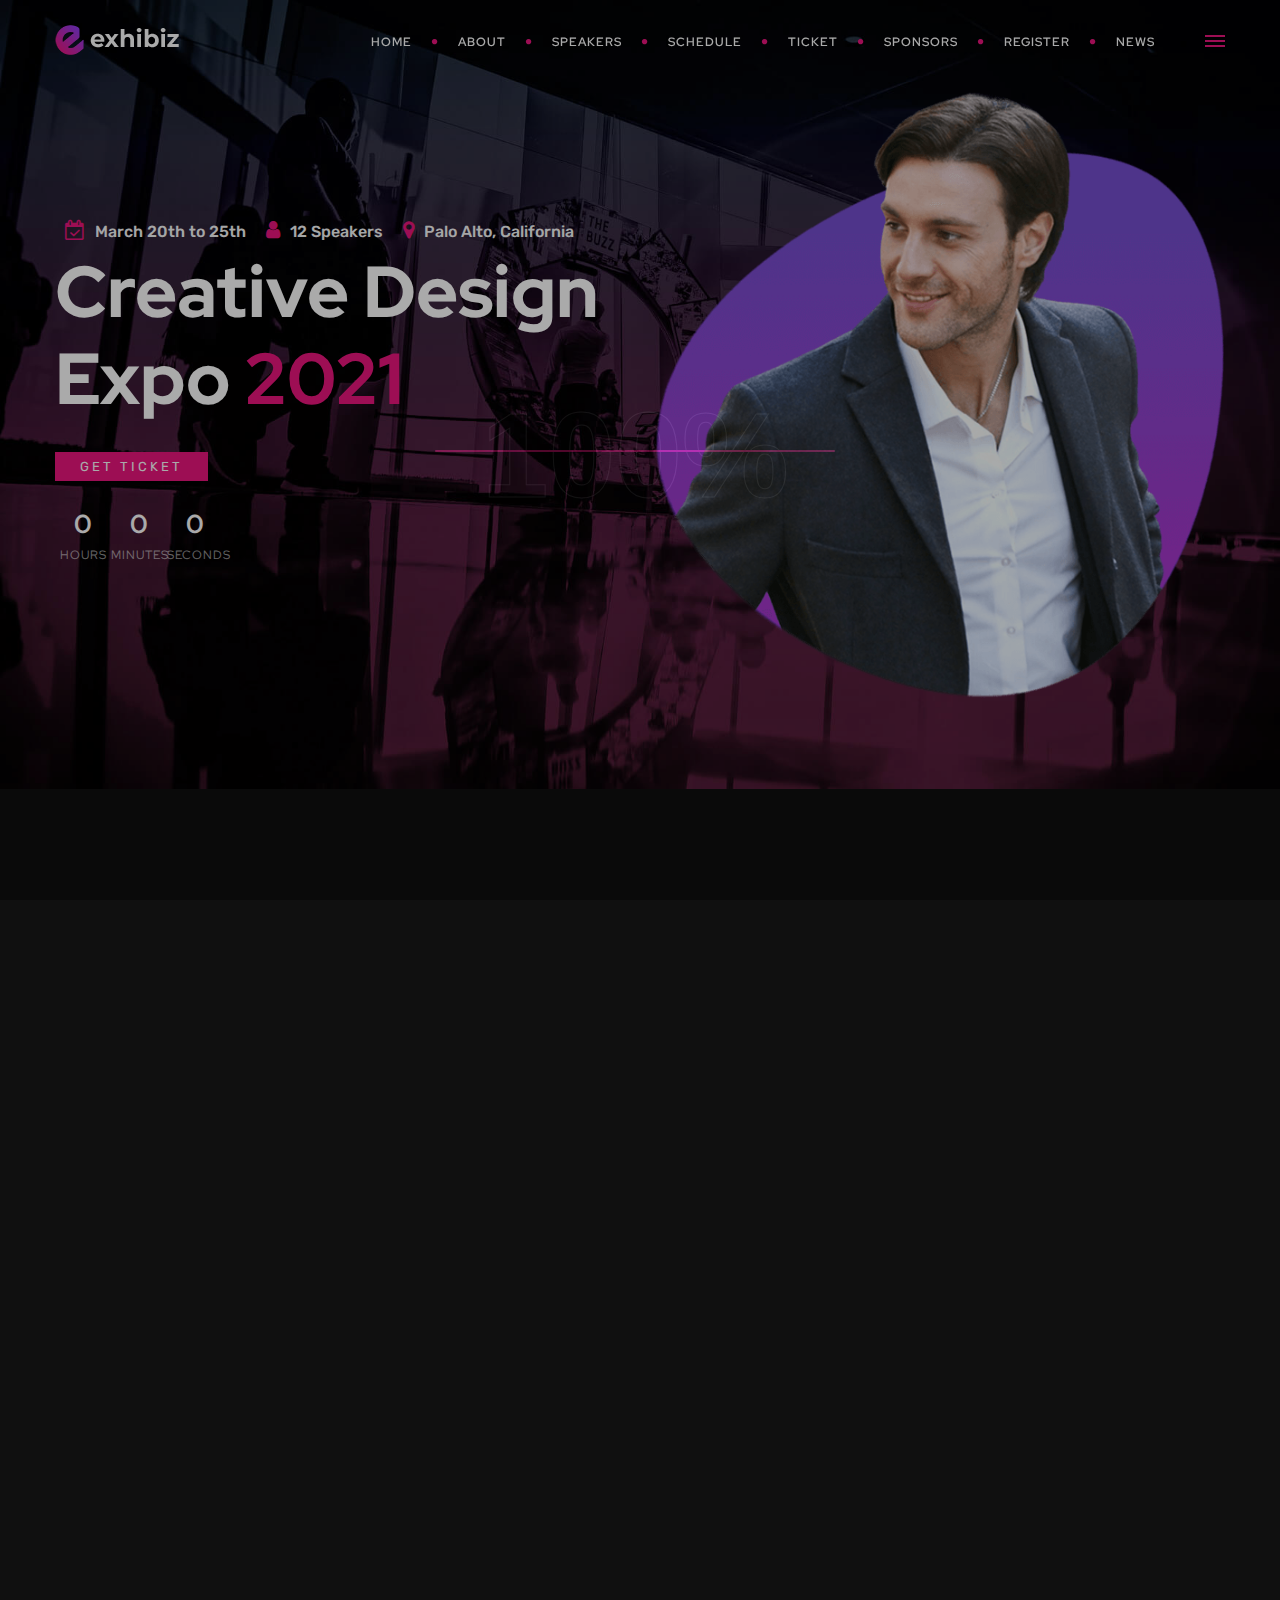
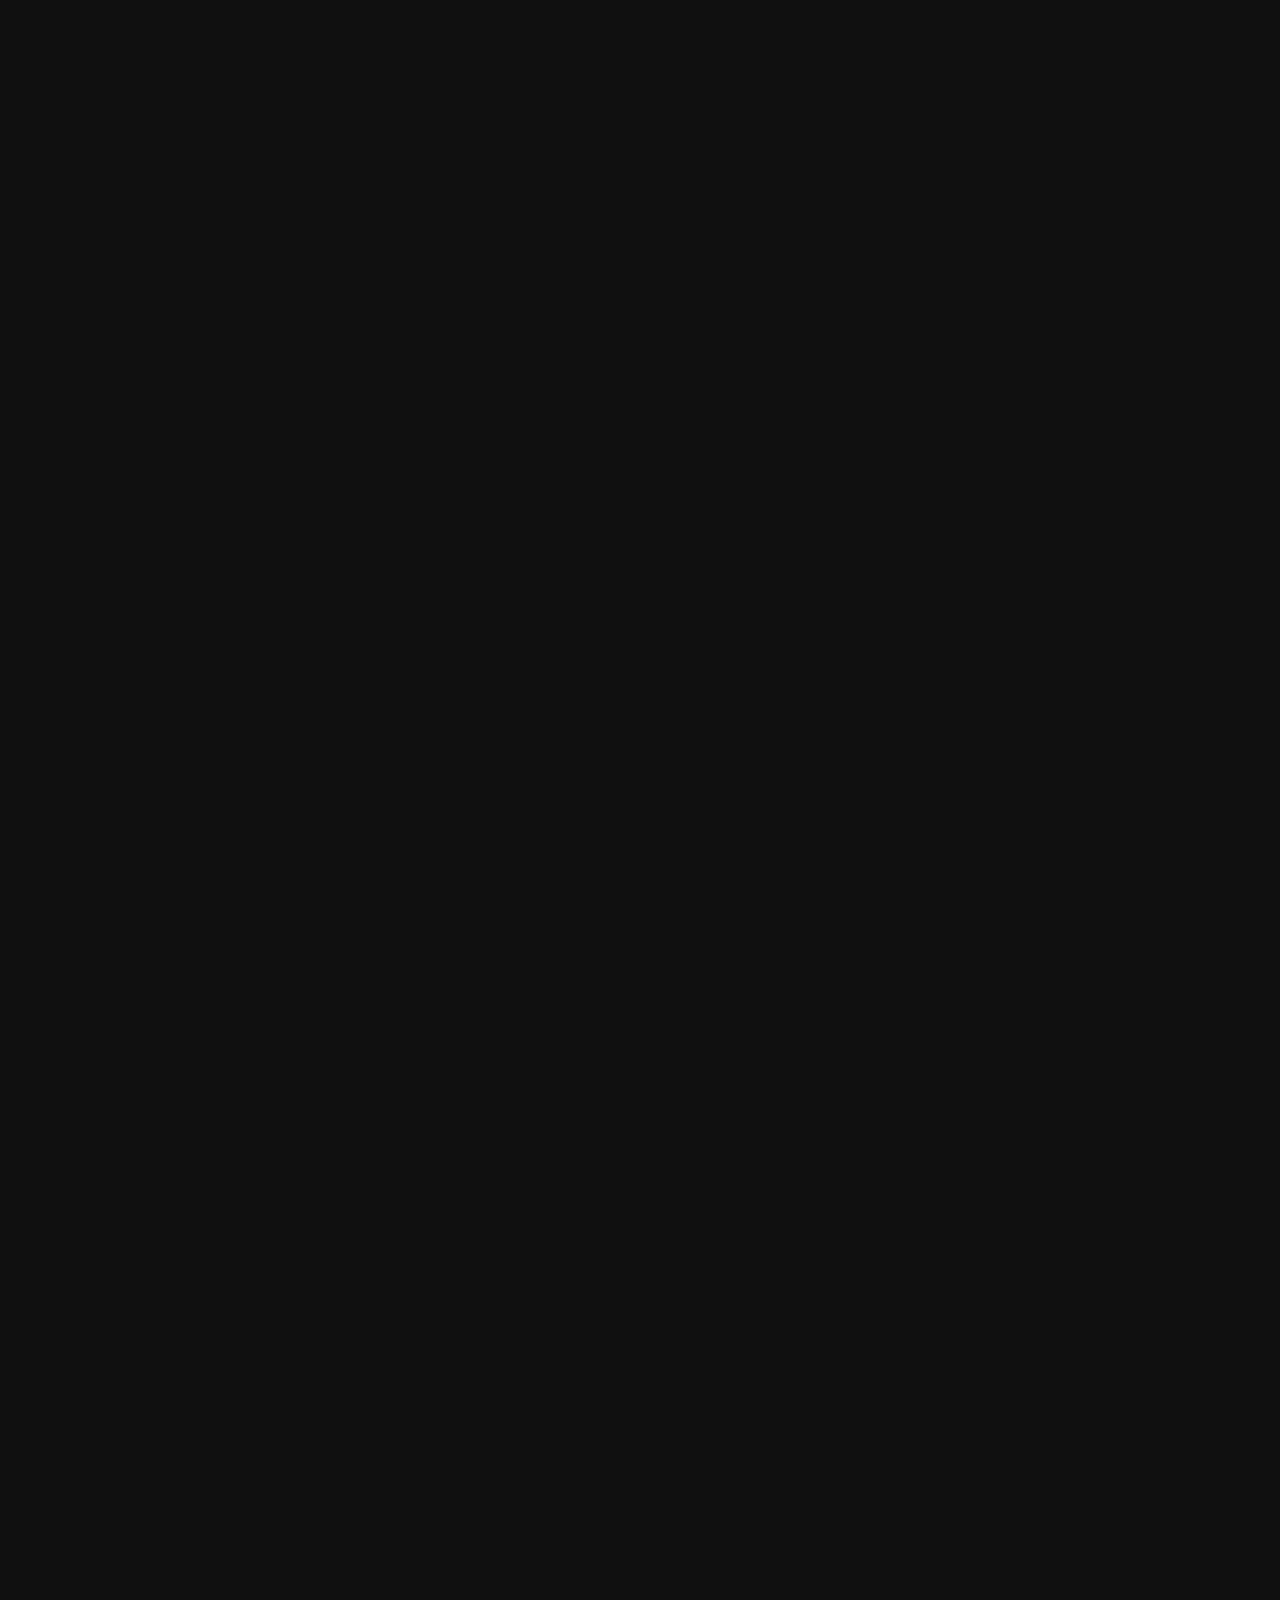
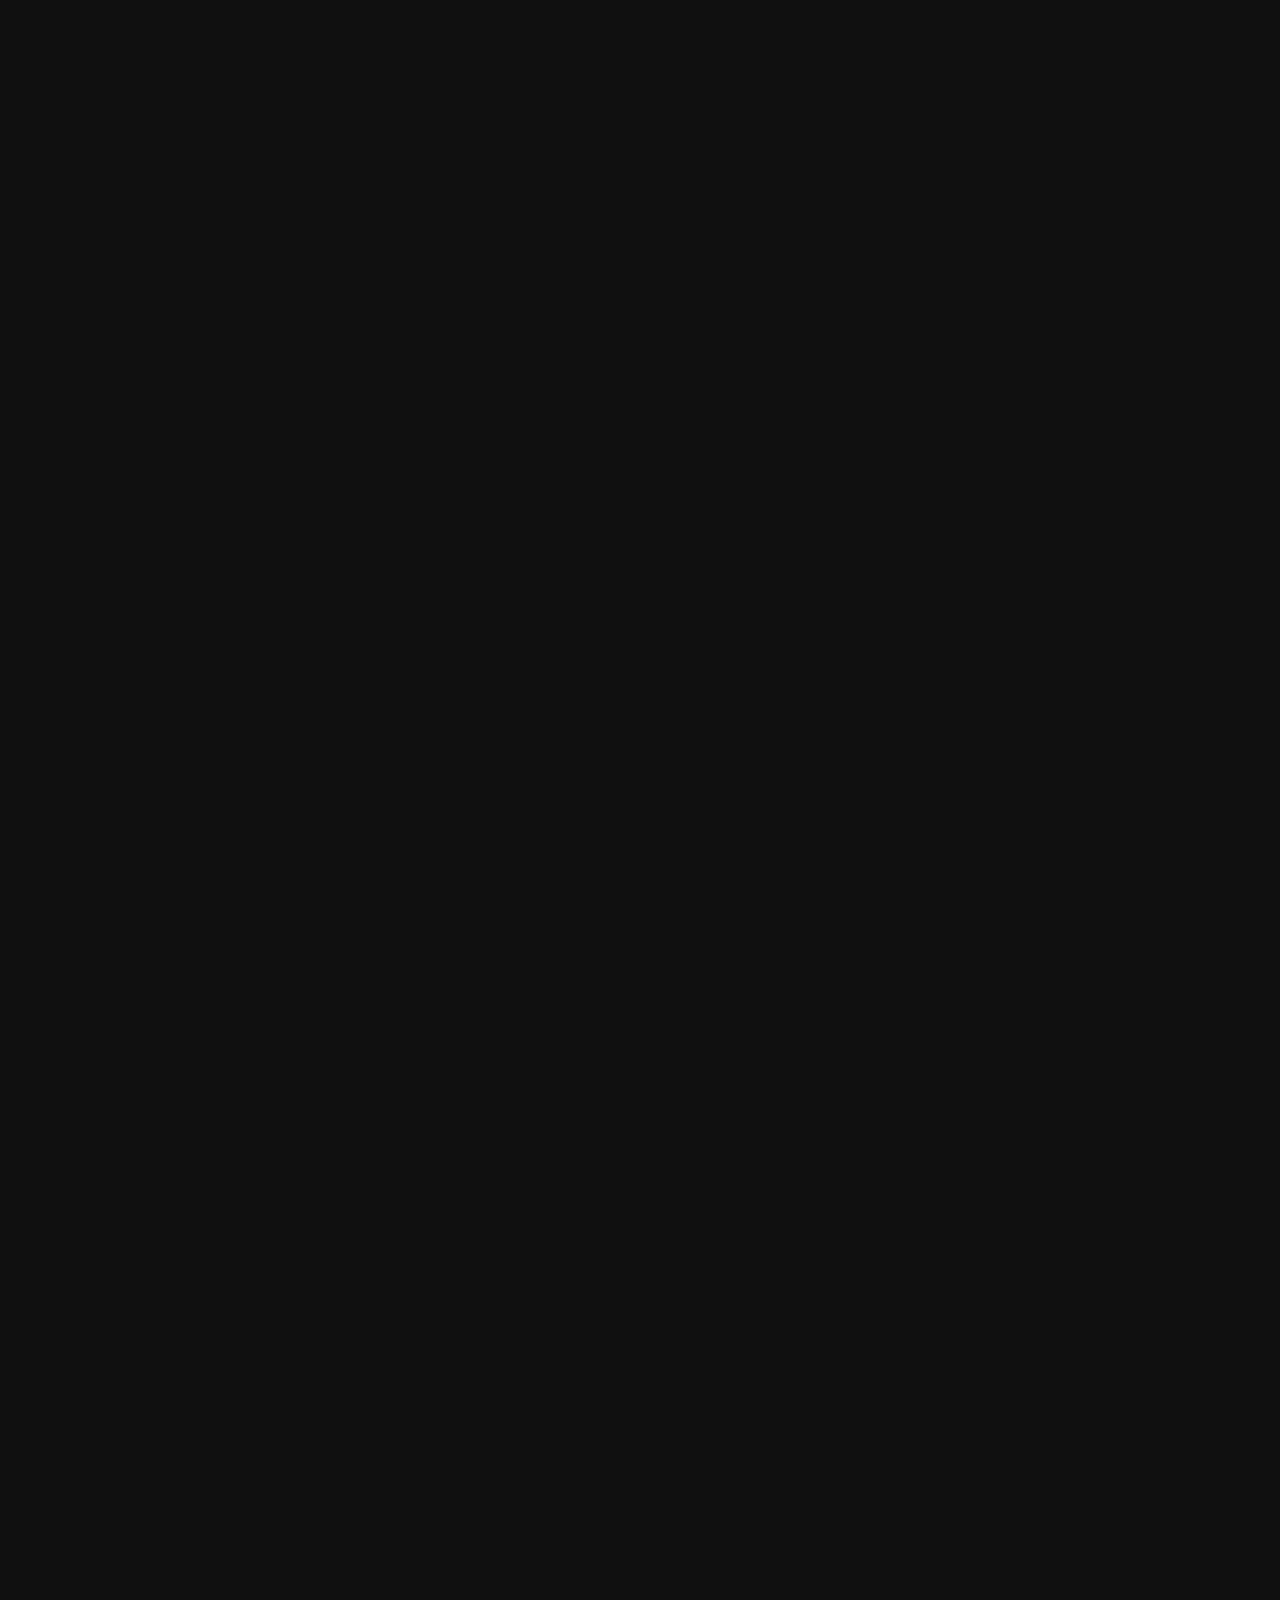
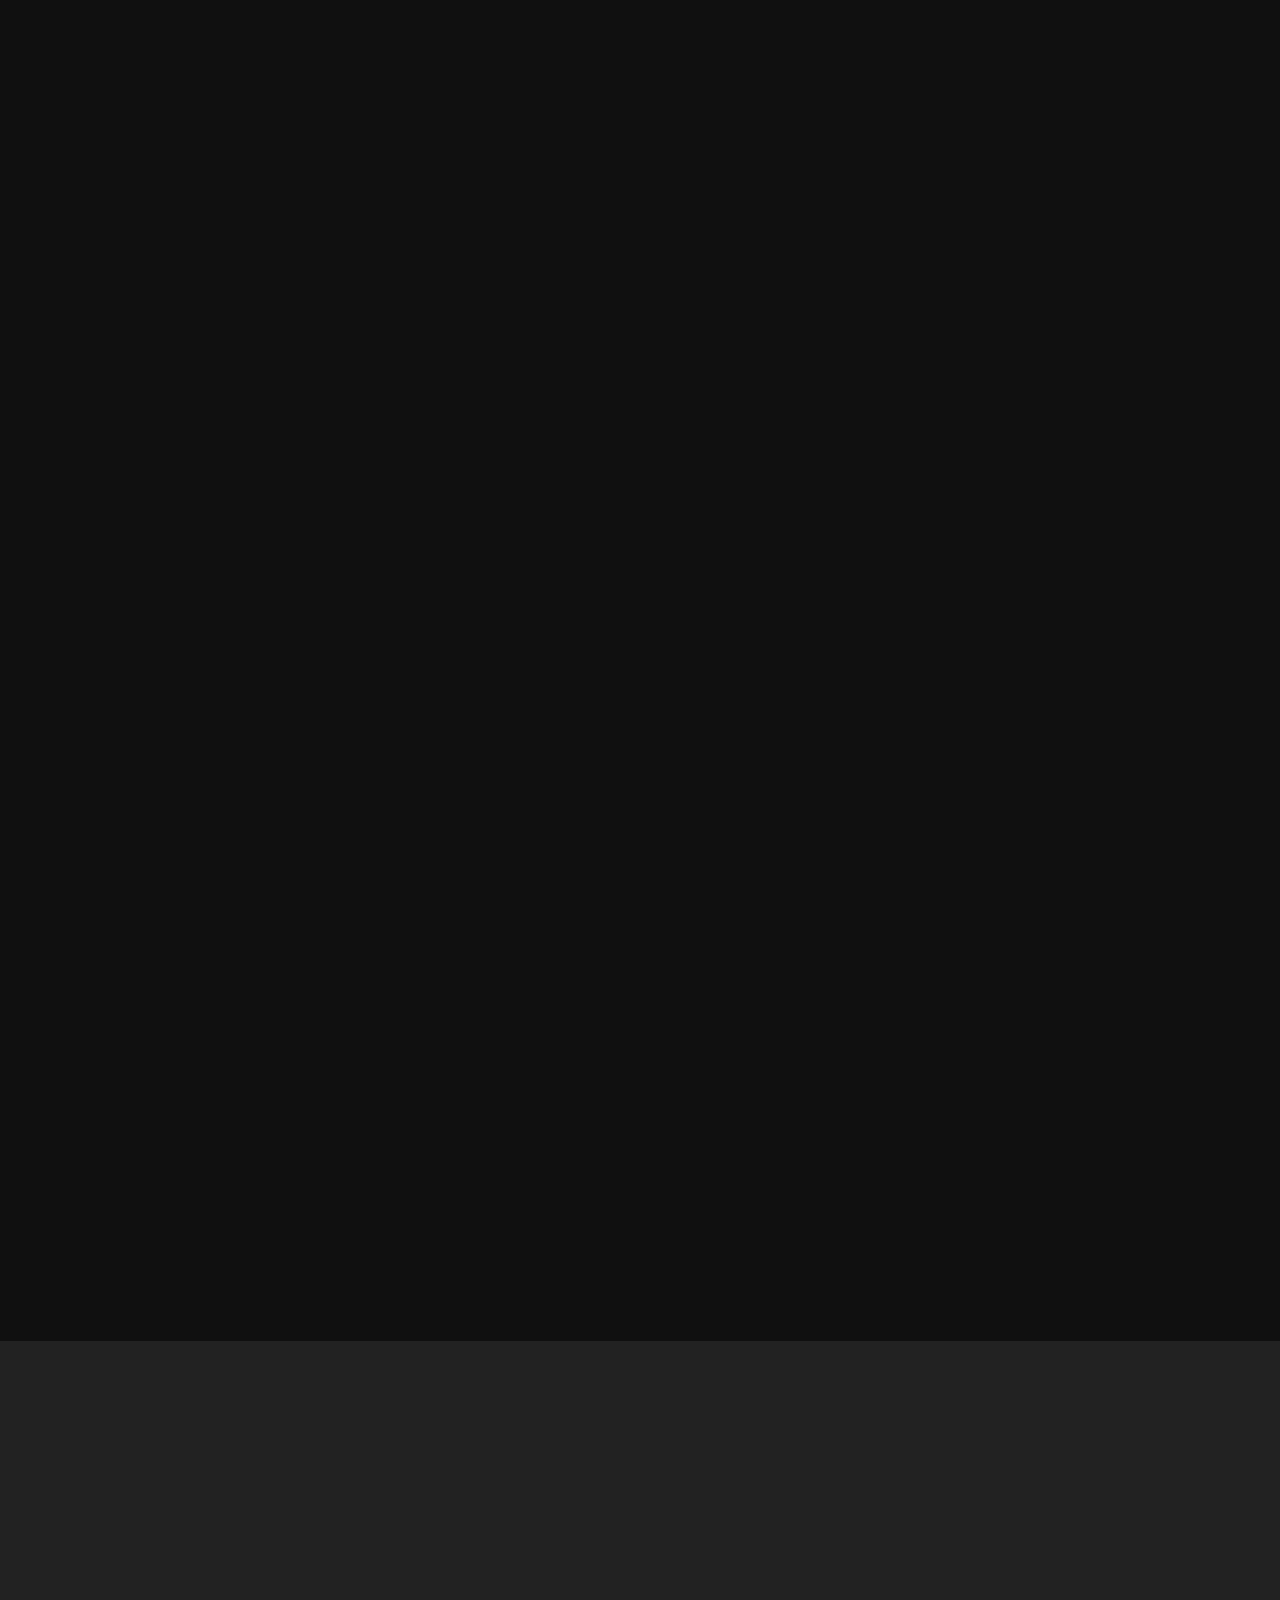
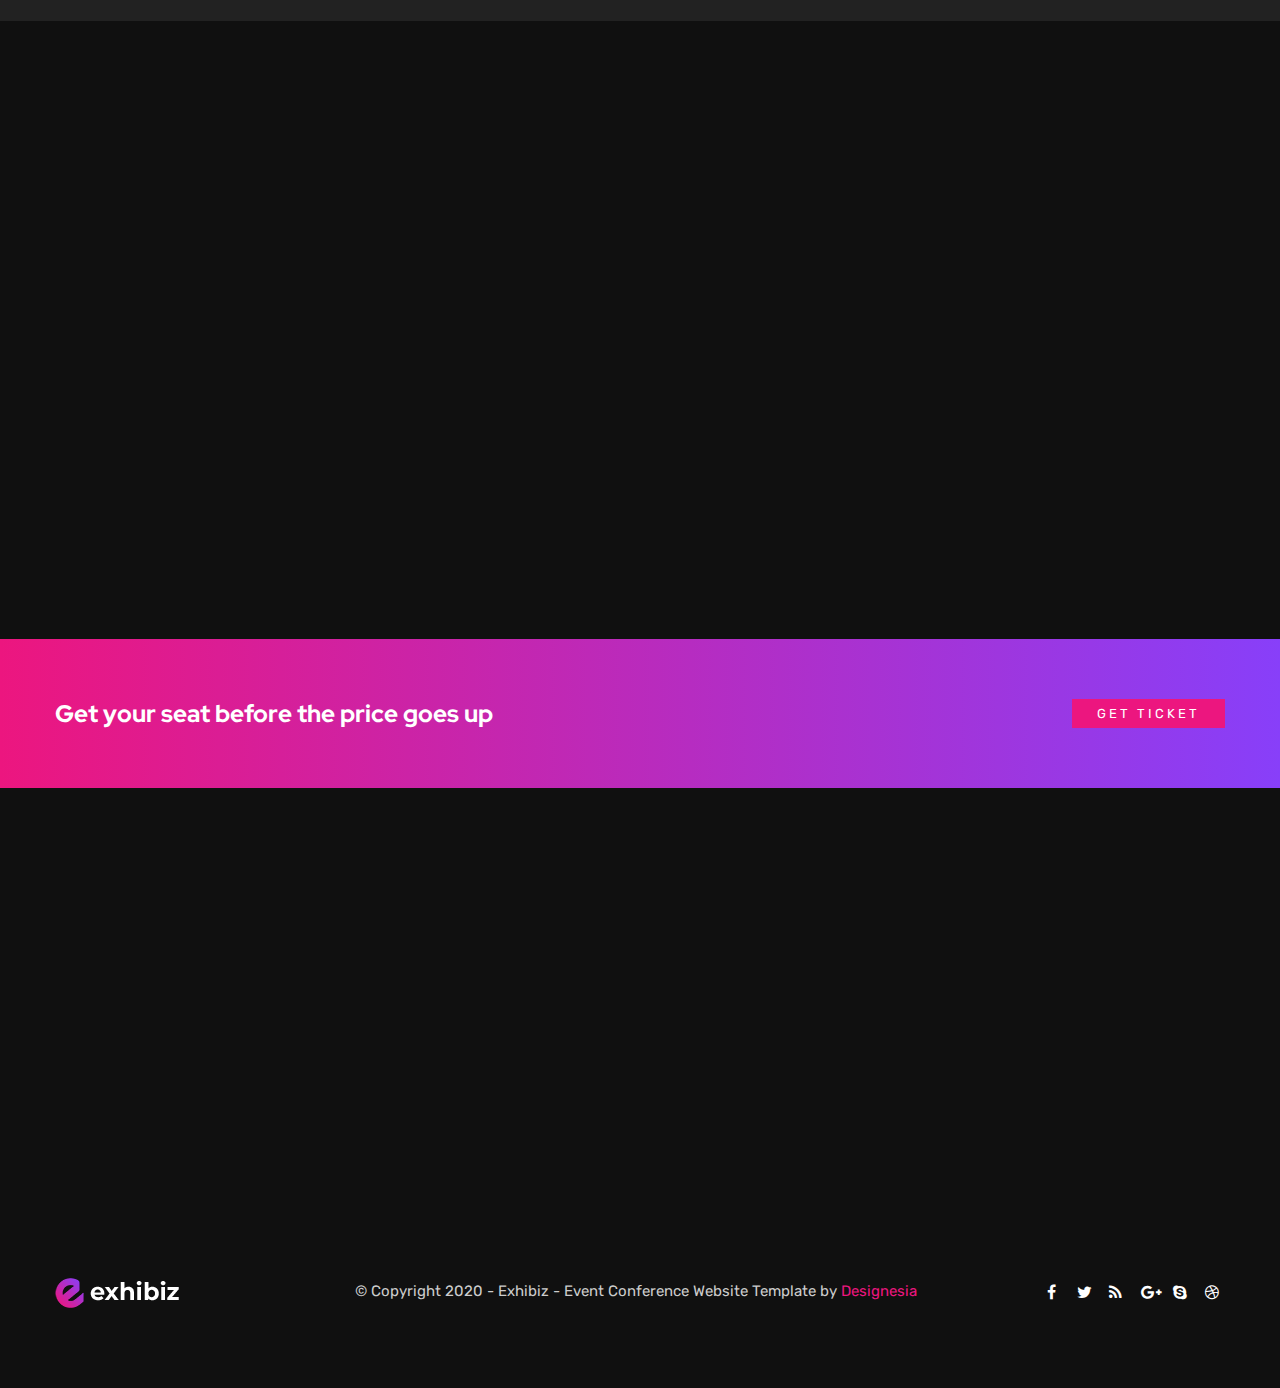
<file: index-event-speaker-dark.html>
<!DOCTYPE html>
<html lang="en">

<head>
    <meta charset="utf-8">
    <title>Exhibiz - Event Conference Website Template</title>
    <meta name="viewport" content="width=device-width, initial-scale=1.0">
    <meta name="description" content="">
    <meta name="keywords" content="">
    <meta name="author" content="">


    <!--[if lt IE 9]>
	<script src="js/html5shiv.js"></script>
	<![endif]-->


    <!-- CSS Files
    ================================================== -->
    <link rel="stylesheet" href="css/bootstrap.css" type="text/css">
    <link rel="stylesheet" href="css/jpreloader.css" type="text/css">
    <link rel="stylesheet" href="css/animate.css" type="text/css">
    <link rel="stylesheet" href="css/plugin.css" type="text/css">
    <link rel="stylesheet" href="css/owl.carousel.css" type="text/css">
    <link rel="stylesheet" href="css/owl.theme.css" type="text/css">
    <link rel="stylesheet" href="css/owl.transitions.css" type="text/css">
    <link rel="stylesheet" href="css/magnific-popup.css" type="text/css">
    <link rel="stylesheet" href="css/jquery.countdown.css" type="text/css">
    <link rel="stylesheet" href="css/style.css" type="text/css">
	<link rel="stylesheet" href="css/twentytwenty.css" type="text/css">

    <!-- custom background -->
    <link rel="stylesheet" href="css/bg.css" type="text/css">

    <!-- color scheme -->
	<link rel="stylesheet" href="css/colors/magenta.css" type="text/css" id="colors">
    <link rel="stylesheet" href="css/color.css" type="text/css">

    <!-- load fonts -->
    <link rel="stylesheet" href="fonts/font-awesome/css/font-awesome.css" type="text/css">
    <link rel="stylesheet" href="fonts/elegant_font/HTML_CSS/style.css" type="text/css">
    <link rel="stylesheet" href="fonts/et-line-font/style.css" type="text/css">

	<!-- custom font -->
	<link rel="stylesheet" href="css/font-style.css" type="text/css">
</head>

<body id="homepage">

    <div id="wrapper">

        <!-- header begin -->
        <header class="transparent">
            <div class="info">
                <div class="container">
                    <div class="row">
                        <div class="col-md-12">
                            <div class="column">Working Hours Monday - Friday <span class="id-color"><strong>08:00-16:00</strong></span></div>
                            <div class="column">Toll Free <span class="id-color"><strong>1800.899.900</strong></span></div>
                            <!-- social icons -->
                            <div class="column social">
                                <a href="#"><i class="fa fa-facebook"></i></a>
                                <a href="#"><i class="fa fa-twitter"></i></a>
                                <a href="#"><i class="fa fa-rss"></i></a>
                                <a href="#"><i class="fa fa-google-plus"></i></a>
                                <a href="#"><i class="fa fa-envelope-o"></i></a>
                            </div>
                            <!-- social icons close -->
                        </div>
                    </div>
                </div>
            </div>

            <div class="container">
                <div class="row">
                    <div class="col-md-12">
                        <!-- logo begin -->
                        <div id="logo">
                            <a href="index.html">
                                <img class="logo" src="images-event/logo.png" alt="">
                            </a>
                        </div>
                        <!-- logo close -->

                            <!-- small button begin -->
                            <span id="menu-btn"></span>
                            <!-- small button close -->

                            <div class="header-extra">
                                <div class="v-center">
                                    <span id="b-menu">
                                        <span></span>
                                        <span></span>
                                        <span></span>
                                    </span>
                                </div>
                            </div>

                            <!-- mainmenu begin -->
							<ul id="mainmenu" class="ms-2">
								<li><a href="#section-hero">Home<span></span></a></li>
								<li><a href="#section-about">About<span></span></a></li>
								<li><a href="#section-speakers">Speakers<span></span></a></li>
								<li><a href="#section-schedule">Schedule<span></span></a></li>
								<li><a href="#section-ticket">Ticket<span></span></a></li>
								<li><a href="#section-sponsors">Sponsors<span></span></a></li>
								<li><a href="#section-register">Register<span></span></a></li>
                                <li><a href="news-dark.html">News<span></span></a></li>
							</ul>
							<!-- mainmenu close -->

                            

                    </div>
                    

                </div>
            </div>
        </header>
        <!-- header close -->


        <!-- content begin -->
        <div id="content" class="no-bottom no-top">
				
			<!-- section begin -->
            <section id="section-hero" class="text-light" data-bgimage="url(images-event/bg/9.jpg) top left no-repeat"  data-stellar-background-ratio=".2">
				<div class="container">
					<div class="row align-items-center">
						<div class="col-lg-6">
							
							<div class="d-flex justify-content-left sm-hide">
                                    <div class="h6 padding10 pt0 pb0"><i class="i_h3 fa fa-calendar-check-o id-color"></i>March 20th to 25th</div>
                                    <div class="h6 padding10 pt0 pb0"><i class="i_h3 fa fa-user id-color"></i>12 Speakers</div>
                                    <div class="h6 padding10 pt0 pb0"><i class="i_h3 fa fa-map-marker id-color"></i>Palo Alto, California</div>
                                </div>
							
							<h1 class="title-3 text-left">
								Creative Design<br>Expo <span class="id-color">2021</span>
							</h1>
							
							<div class="spacer-single"></div>
							
							<a href="#section-ticket" class="btn-custom text-white scroll-to">Get Ticket</a>
							<div class="spacer-single"></div>
							<div id="defaultCountdown" class="countdown-s2" ></div>
						</div>
						
						<div class="col-lg-6">
							<img src="images-event/misc/man-1.png" class="img-responsive" alt="">
						</div>
					</div>
				</div>
            </section>
            <!-- section close -->
			
			<!-- section begin -->
			<section id="section-about" data-bgimage="url(images-event/bg/1.png) fixed no-repeat">
				<div class="wm wm-border dark wow fadeInDown">welcome</div>
                    <div class="container">
                        <div class="row align-items-center">
                            
                            <div class="col-lg-6 wow fadeInLeft" data-wow-delay="0s">
                                <h2>Welcome to the Biggest<br>Creative Design Conference</h2>
                                <p>
                                    At vero eos et accusamus et iusto odio dignissimos ducimus qui blanditiis praesentium voluptatum deleniti atque corrupti quos dolores et quas molestias excepturi sint occaecati cupiditate non provident, similique sunt in culpa qui officia deserunt mollitia animi, id est laborum et dolorum fuga. Et harum quidem rerum facilis est et expedita distinctio.
                                </p>
								
								<div class="spacer10"></div>
								
								<a href="#section-speakers" class="btn-custom font-weight-bold text-white sm-mb-30 scroll-to">The Speakers</a>
                            </div>
							
							<div class="col-lg-6 mb-sm-30 text-center wow fadeInRight">
                                <div class="de-images">
									<img class="di-small wow fadeIn" src="images-event/misc/2.jpg" alt="" />
									<img class="di-small-2" src="images-event/misc/3.jpg" alt="" />
									<img class="img-fluid wow fadeInRight" data-wow-delay=".25s" src="images-event/misc/1.jpg" alt="" />
								</div>
                            </div>

                        </div>
                    </div>
                </section>
				
				
				<!-- section begin -->
            <section id="section-features">
				<div class="wm wm-border dark wow fadeInDown ">features</div>
                <div class="container">
                    <div class="row">
                        <div class="col-md-6 offset-md-3 text-center wow fadeInUp">
                            <h1>Why you should Join Event</h1>
                            <div class="separator"><span><i class="fa fa-square"></i></span></div>
                            <div class="spacer-single"></div>
                        </div>


                        <div class="col-lg-4 wow fadeIn" data-wow-delay="0s">
                            <div class="box-number square">
                               <i class="bg-color hover-color-2 fa fa-microphone text-light"></i>
                                <div class="text">
                                    <h3><span>World Class Speakers</span></h3>
                                    <p>At vero eos et accusamus et iusto odio dignissimos ducimus qui blanditiis praesentium voluptatum deleniti atque.</p>
                                </div>
                            </div>
                        </div>

                        <div class="col-lg-4 wow fadeIn" data-wow-delay=".25s">
                            <div class="box-number square">
                                <i class="bg-color hover-color-2 fa fa-lightbulb-o text-light"></i>
                                <div class="text">
                                    <h3><span>Best Experience</span></h3>
                                    <p>At vero eos et accusamus et iusto odio dignissimos ducimus qui blanditiis praesentium voluptatum deleniti atque.</p>
                                </div>
                            </div>
                        </div>

                        <div class="col-lg-4 wow fadeIn" data-wow-delay=".5s">
                            <div class="box-number square">
                                <i class="bg-color hover-color-2 fa fa-sitemap text-light"></i>
                                <div class="text">
                                    <h3><span>Networking</span></h3>
                                    <p>At vero eos et accusamus et iusto odio dignissimos ducimus qui blanditiis praesentium voluptatum deleniti atque.</p>
                                </div>
                            </div>
                        </div>

                        <div class="spacer-single sm-hide"></div>

                        <div class="col-lg-4 wow fadeIn" data-wow-delay=".75s">
                            <div class="box-number square">
                                <i class="bg-color hover-color-2 fa fa-building text-light"></i>
                                <div class="text">
                                    <h3><span>Modern Venue</span></h3>
                                    <p>At vero eos et accusamus et iusto odio dignissimos ducimus qui blanditiis praesentium voluptatum deleniti atque.</p>
                                </div>
                            </div>
                        </div>

                        <div class="col-lg-4 wow fadeIn" data-wow-delay="1s">
                            <div class="box-number square">
                                <i class="bg-color hover-color-2  fa fa-users text-light"></i>
                                <div class="text">
                                    <h3><span>New People</span></h3>
                                    <p>At vero eos et accusamus et iusto odio dignissimos ducimus qui blanditiis praesentium voluptatum deleniti atque.</p>
                                </div>
                            </div>
                        </div>

                        <div class="col-lg-4 wow fadeIn" data-wow-delay="1.25s">
                            <div class="box-number square">
                                <i class="bg-color hover-color-2 fa fa-mortar-board text-light"></i>
                                <div class="text">
                                    <h3><span>Certificates</span></h3>
                                    <p>At vero eos et accusamus et iusto odio dignissimos ducimus qui blanditiis praesentium voluptatum deleniti atque.</p>
                                </div>
                            </div>
                        </div>
						

                    </div>
                </div>
            </section>
            <!-- section close -->
			
			<!-- section begin -->
            <section id="section-speakers" class="text-light" data-bgimage="url(images-event/bg/1.jpg) fixed top center" data-stellar-background-ratio=".2">
				<div class="wm wm-border dark wow fadeInDown">speakers</div>
                <div class="container">
                    <div class="row">
						<div class="col-md-6 offset-md-3 text-center wow fadeInUp">
                            <h1>The Speakers</h1>
                            <div class="separator"><span><i class="fa fa-square"></i></span></div>
                            <div class="spacer-single"></div>
                        </div>
						
						<div class="clearfix"></div>
                      
                       <div class="col-xl-3 col-lg-4 col-sm-6 mb30 wow fadeInUp">
							<!-- team member -->
							<div class="de-team-list">
								<div class="team-pic">
									<img src="images-event/team/1.jpg" class="img-responsive" alt="" />
								</div>
								<div class="team-desc">
									<h3>John Smith</h3>
									<p class="lead">Expert Designer</p>
									<div class="small-border"></div>
									<p>Duis aute irure dolor in reprehenderit in voluptate velit esse cillum dolore eu fugiat.</p>

									<div class="social">
										<a href="#"><i class="fa fa-facebook fa-lg"></i></a>
										<a href="#"><i class="fa fa-twitter fa-lg"></i></a>
										<a href="#"><i class="fa fa-google-plus fa-lg"></i></a>
										<a href="#"><i class="fa fa-skype fa-lg"></i></a>
									</div>
								</div>
							</div>
							<!-- team close -->
						</div>
						
						<div class="col-xl-3 col-lg-4 col-sm-6 mb30 wow fadeInUp">
							<!-- team member -->
							<div class="de-team-list">
								<div class="team-pic">
									<img src="images-event/team/2.jpg" class="img-responsive" alt="" />
								</div>
								<div class="team-desc">
									<h3>Michael Dennis</h3>
									<p class="lead">Expert Designer</p>
									<div class="small-border"></div>
									<p>Duis aute irure dolor in reprehenderit in voluptate velit esse cillum dolore eu fugiat.</p>

									<div class="social">
										<a href="#"><i class="fa fa-facebook fa-lg"></i></a>
										<a href="#"><i class="fa fa-twitter fa-lg"></i></a>
										<a href="#"><i class="fa fa-google-plus fa-lg"></i></a>
										<a href="#"><i class="fa fa-skype fa-lg"></i></a>
									</div>
								</div>
							</div>
							<!-- team close -->
						</div>
						
						<div class="col-xl-3 col-lg-4 col-sm-6 mb30 wow fadeInUp">
							<!-- team member -->
							<div class="de-team-list">
								<div class="team-pic">
									<img src="images-event/team/3.jpg" class="img-responsive" alt="" />
								</div>
								<div class="team-desc">
									<h3>Sarah Michelle</h3>
									<p class="lead">Expert Designer</p>
									<div class="small-border"></div>
									<p>Duis aute irure dolor in reprehenderit in voluptate velit esse cillum dolore eu fugiat.</p>

									<div class="social">
										<a href="#"><i class="fa fa-facebook fa-lg"></i></a>
										<a href="#"><i class="fa fa-twitter fa-lg"></i></a>
										<a href="#"><i class="fa fa-google-plus fa-lg"></i></a>
										<a href="#"><i class="fa fa-skype fa-lg"></i></a>
									</div>
								</div>
							</div>
							<!-- team close -->
						</div>
						
						<div class="col-xl-3 col-lg-4 col-sm-6 mb30 wow fadeInUp">
							<!-- team member -->
							<div class="de-team-list">
								<div class="team-pic">
									<img src="images-event/team/4.jpg" class="img-responsive" alt="" />
								</div>
								<div class="team-desc">
									<h3>Katty Wilson</h3>
									<p class="lead">Expert Designer</p>
									<div class="small-border"></div>
									<p>Duis aute irure dolor in reprehenderit in voluptate velit esse cillum dolore eu fugiat.</p>

									<div class="social">
										<a href="#"><i class="fa fa-facebook fa-lg"></i></a>
										<a href="#"><i class="fa fa-twitter fa-lg"></i></a>
										<a href="#"><i class="fa fa-google-plus fa-lg"></i></a>
										<a href="#"><i class="fa fa-skype fa-lg"></i></a>
									</div>
								</div>
							</div>
							<!-- team close -->
						</div>

						<div class="clearfix"></div>

                    </div>
                </div>
            </section>
            <!-- section close -->
			
			
			<!-- section begin -->
            <section id="section-schedule" aria-label="section-services-tab" data-bgimage="url(images-event/bg/2.png) fixed center no-repeat">
                <div class="wm wm-border dark wow fadeInDown ">schedule</div>
                <div class="container">
                    <div class="row">
                        <div class="col-md-6 offset-md-3 text-center wow fadeInUp">
                            <h1>Event Schedule</h1>
                            <div class="separator"><span><i class="fa fa-square"></i></span></div>
                            <div class="spacer-single"></div>
                        </div>

                        <div class="col-md-12 wow fadeInUp">
                            <div class="de_tab tab_style_4 text-center">
                                <ul class="de_nav de_nav_dark">
                                    <li class="active" data-link="#section-services-tab">
                                        <h3>Day <span>01</span></h3>
                                        <h4>March 20, 2021</h4>
                                    </li>
                                    <li data-link="#section-services-tab">
                                        <h3>Day <span>02</span></h3>
                                        <h4>March 21, 2021</h4>
                                    </li>
                                    <li data-link="#section-services-tab">
                                        <h3>Day <span>03</span></h3>
                                        <h4>March 22, 2021</h4>
                                    </li>
                                    <li data-link="#section-services-tab">
                                        <h3>Day <span>04</span></h3>
                                        <h4>March 23, 2021</h4>
                                    </li>
                                    <li data-link="#section-services-tab">
                                        <h3>Day <span>05</span></h3>
                                        <h4>March 24, 2021</h4>
                                    </li>
                                </ul>

                                <div class="de_tab_content text-left">

                                    <div id="tab1" class="tab_single_content dark">
                                        <div class="row">
                                            <div class="col-md-12">
                                                <div class="schedule-listing">
                                                    <div class="schedule-item">
                                                        <div class="sc-time">08:00 - 10:00 AM</div>
                                                        <div class="sc-pic">
                                                            <img src="images-event/team/1.jpg" class="img-circle" alt="">
                                                        </div>
                                                        <div class="sc-name">
                                                            <h4>John Smith</h4>
                                                            <span>Founder & CEO</span>
                                                        </div>
                                                        <div class="sc-info">
                                                            <h3>Introduction Creative Design</h3>
                                                            <p>In this session we will discuss about digital topics in detail. You need laptops and other tech support equipment. This session will last for 2 hours. So prepare yourself.</p>
                                                        </div>
                                                        <div class="clearfix"></div>
                                                    </div>
                                                </div>

                                                <div class="schedule-listing">
                                                    <div class="schedule-item">
                                                        <div class="sc-time">12:00 - 14:00 PM</div>
                                                        <div class="sc-pic">
                                                            <img src="images-event/team/2.jpg" class="img-circle" alt="">
                                                        </div>
                                                        <div class="sc-name">
                                                            <h4>Michael Dennis</h4>
                                                            <span>Founder & CEO</span>
                                                        </div>
                                                        <div class="sc-info">
                                                            <h3>Getting Started With Creative Design</h3>
                                                            <p>In this session we will discuss about digital topics in detail. You need laptops and other tech support equipment. This session will last for 2 hours. So prepare yourself.</p>
                                                        </div>
                                                        <div class="clearfix"></div>
                                                    </div>
                                                </div>

                                                <div class="schedule-listing">
                                                    <div class="schedule-item">
                                                        <div class="sc-time">16:00 - 18:00 PM</div>
                                                        <div class="sc-pic">
                                                            <img src="images-event/team/3.jpg" class="img-circle" alt="">
                                                        </div>
                                                        <div class="sc-name">
                                                            <h4>Sarah Michelle</h4>
                                                            <span>Founder & CEO</span>
                                                        </div>
                                                        <div class="sc-info">
                                                            <h3>Prepare Your Design Concept</h3>
                                                            <p>In this session we will discuss about digital topics in detail. You need laptops and other tech support equipment. This session will last for 2 hours. So prepare yourself.</p>
                                                        </div>
                                                        <div class="clearfix"></div>
                                                    </div>
                                                </div>

                                                <div class="schedule-listing">
                                                    <div class="schedule-item">
                                                        <div class="sc-time">20:00 - 22:00 PM</div>
                                                        <div class="sc-pic">
                                                            <img src="images-event/team/4.jpg" class="img-circle" alt="">
                                                        </div>
                                                        <div class="sc-name">
                                                            <h4>Katty Wilson</h4>
                                                            <span>Founder & CEO</span>
                                                        </div>
                                                        <div class="sc-info">
                                                            <h3>Creative Design Implementation Basic</h3>
                                                            <p>In this session we will discuss about digital topics in detail. You need laptops and other tech support equipment. This session will last for 2 hours. So prepare yourself.</p>
                                                        </div>
                                                        <div class="clearfix"></div>
                                                    </div>
                                                </div>
                                            </div>
                                        </div>
                                    </div>

                                    <div id="tab2" class="tab_single_content dark">
                                        <div class="row">
                                            <div class="col-md-12">
                                                <div class="schedule-listing">
                                                    <div class="schedule-item">
                                                        <div class="sc-time">08:00 - 12:00 AM</div>
                                                        <div class="sc-pic">
                                                            <img src="images-event/team/5.jpg" class="img-circle" alt="">
                                                        </div>
                                                        <div class="sc-name">
                                                            <h4>Rose Shipp</h4>
                                                            <span>Founder & CEO</span>
                                                        </div>
                                                        <div class="sc-info">
                                                            <h3>Creative Design Implementation Basic 2</h3>
                                                            <p>In this session we will discuss about digital topics in detail. You need laptops and other tech support equipment. This session will last for 2 hours. So prepare yourself.</p>
                                                        </div>
                                                        <div class="clearfix"></div>
                                                    </div>
                                                </div>

                                                <div class="schedule-listing">
                                                    <div class="schedule-item">
                                                        <div class="sc-time">12:00 - 14:00 PM</div>
                                                        <div class="sc-pic">
                                                            <img src="images-event/team/6.jpg" class="img-circle" alt="">
                                                        </div>
                                                        <div class="sc-name">
                                                            <h4>Isaac Nicholas</h4>
                                                            <span>Founder & CEO</span>
                                                        </div>
                                                        <div class="sc-info">
                                                            <h3>How to Design Happiness</h3>
                                                            <p>In this session we will discuss about digital topics in detail. You need laptops and other tech support equipment. This session will last for 2 hours. So prepare yourself.</p>
                                                        </div>
                                                        <div class="clearfix"></div>
                                                    </div>
                                                </div>

                                                <div class="schedule-listing">
                                                    <div class="schedule-item">
                                                        <div class="sc-time">16:00 - 18:00 PM</div>
                                                        <div class="sc-pic">
                                                            <img src="images-event/team/7.jpg" class="img-circle" alt="">
                                                        </div>
                                                        <div class="sc-name">
                                                            <h4>John Arnold</h4>
                                                            <span>Founder & CEO</span>
                                                        </div>
                                                        <div class="sc-info">
                                                            <h3>Good Storytelling For Great Design</h3>
                                                            <p>In this session we will discuss about digital topics in detail. You need laptops and other tech support equipment. This session will last for 2 hours. So prepare yourself.</p>
                                                        </div>
                                                        <div class="clearfix"></div>
                                                    </div>
                                                </div>

                                                <div class="schedule-listing">
                                                    <div class="schedule-item">
                                                        <div class="sc-time">20:00 - 22:00 PM</div>
                                                        <div class="sc-pic">
                                                            <img src="images-event/team/1.jpg" class="img-circle" alt="">
                                                        </div>
                                                        <div class="sc-name">
                                                            <h4>John Smith</h4>
                                                            <span>Founder & CEO</span>
                                                        </div>
                                                        <div class="sc-info">
                                                            <h3>Unintuitive Lessons on Being a Designer</h3>
                                                            <p>In this session we will discuss about digital topics in detail. You need laptops and other tech support equipment. This session will last for 2 hours. So prepare yourself.</p>
                                                        </div>
                                                        <div class="clearfix"></div>
                                                    </div>
                                                </div>
                                            </div>
                                        </div>
                                    </div>

                                    <div id="tab3" class="tab_single_content dark">
                                        <div class="row">
                                            <div class="col-md-12">
                                                <div class="schedule-listing">
                                                    <div class="schedule-item">
                                                        <div class="sc-time">08:00 - 12:00 AM</div>
                                                        <div class="sc-pic">
                                                            <img src="images-event/team/2.jpg" class="img-circle" alt="">
                                                        </div>
                                                        <div class="sc-name">
                                                            <h4>Michael Dennis</h4>
                                                            <span>Founder & CEO</span>
                                                        </div>
                                                        <div class="sc-info">
                                                            <h3>The Secret of Great App Design</h3>
                                                            <p>In this session we will discuss about digital topics in detail. You need laptops and other tech support equipment. This session will last for 2 hours. So prepare yourself.</p>
                                                        </div>
                                                        <div class="clearfix"></div>
                                                    </div>
                                                </div>

                                                <div class="schedule-listing">
                                                    <div class="schedule-item">
                                                        <div class="sc-time">12:00 - 14:00 PM</div>
                                                        <div class="sc-pic">
                                                            <img src="images-event/team/3.jpg" class="img-circle" alt="">
                                                        </div>
                                                        <div class="sc-name">
                                                            <h4>Sarah Michelle</h4>
                                                            <span>Founder & CEO</span>
                                                        </div>
                                                        <div class="sc-info">
                                                            <h3>Use Design Thinking in Your Everyday Routine</h3>
                                                            <p>In this session we will discuss about digital topics in detail. You need laptops and other tech support equipment. This session will last for 2 hours. So prepare yourself.</p>
                                                        </div>
                                                        <div class="clearfix"></div>
                                                    </div>
                                                </div>

                                                <div class="schedule-listing">
                                                    <div class="schedule-item">
                                                        <div class="sc-time">16:00 - 18:00 PM</div>
                                                        <div class="sc-pic">
                                                            <img src="images-event/team/4.jpg" class="img-circle" alt="">
                                                        </div>
                                                        <div class="sc-name">
                                                            <h4>Katty Wilson</h4>
                                                            <span>Founder & CEO</span>
                                                        </div>
                                                        <div class="sc-info">
                                                            <h3>Design Into The Real World</h3>
                                                            <p>In this session we will discuss about digital topics in detail. You need laptops and other tech support equipment. This session will last for 2 hours. So prepare yourself.</p>
                                                        </div>
                                                        <div class="clearfix"></div>
                                                    </div>
                                                </div>

                                                <div class="schedule-listing">
                                                    <div class="schedule-item">
                                                        <div class="sc-time">20:00 - 22:00 AM</div>
                                                        <div class="sc-pic">
                                                            <img src="images-event/team/5.jpg" class="img-circle" alt="">
                                                        </div>
                                                        <div class="sc-name">
                                                            <h4>Rose Shipp</h4>
                                                            <span>Founder & CEO</span>
                                                        </div>
                                                        <div class="sc-info">
                                                            <h3>Advanced Design Implementation</h3>
                                                            <p>In this session we will discuss about digital topics in detail. You need laptops and other tech support equipment. This session will last for 2 hours. So prepare yourself.</p>
                                                        </div>
                                                        <div class="clearfix"></div>
                                                    </div>
                                                </div>
                                            </div>
                                        </div>
                                    </div>

                                    <div id="tab4" class="tab_single_content dark">
                                        <div class="row">
                                            <div class="col-md-12">
                                                <div class="schedule-listing">
                                                    <div class="schedule-item">
                                                        <div class="sc-time">08:00 - 12:00 AM</div>
                                                        <div class="sc-pic">
                                                            <img src="images-event/team/6.jpg" class="img-circle" alt="">
                                                        </div>
                                                        <div class="sc-name">
                                                            <h4>Isaac Nicholas</h4>
                                                            <span>Founder & CEO</span>
                                                        </div>
                                                        <div class="sc-info">
                                                            <h3>Advanced Design Implementation 2</h3>
                                                            <p>In this session we will discuss about digital topics in detail. You need laptops and other tech support equipment. This session will last for 2 hours. So prepare yourself.</p>
                                                        </div>
                                                        <div class="clearfix"></div>
                                                    </div>
                                                </div>

                                                <div class="schedule-listing">
                                                    <div class="schedule-item">
                                                        <div class="sc-time">12:00 - 14:00 PM</div>
                                                        <div class="sc-pic">
                                                            <img src="images-event/team/7.jpg" class="img-circle" alt="">
                                                        </div>
                                                        <div class="sc-name">
                                                            <h4>John Arnold</h4>
                                                            <span>Founder & CEO</span>
                                                        </div>
                                                        <div class="sc-info">
                                                            <h3>Branding, Identity &amp; Logo Design Explained</h3>
                                                            <p>In this session we will discuss about digital topics in detail. You need laptops and other tech support equipment. This session will last for 2 hours. So prepare yourself.</p>
                                                        </div>
                                                        <div class="clearfix"></div>
                                                    </div>
                                                </div>

                                                <div class="schedule-listing">
                                                    <div class="schedule-item">
                                                        <div class="sc-time">16:00 - 18:00 PM</div>
                                                        <div class="sc-pic">
                                                            <img src="images-event/team/1.jpg" class="img-circle" alt="">
                                                        </div>
                                                        <div class="sc-name">
                                                            <h4>John Smith</h4>
                                                            <span>Founder & CEO</span>
                                                        </div>
                                                        <div class="sc-info">
                                                            <h3>The Art of Personal Branding</h3>
                                                            <p>In this session we will discuss about digital topics in detail. You need laptops and other tech support equipment. This session will last for 2 hours. So prepare yourself.</p>
                                                        </div>
                                                        <div class="clearfix"></div>
                                                    </div>
                                                </div>

                                                <div class="schedule-listing">
                                                    <div class="schedule-item">
                                                        <div class="sc-time">20:00 - 22:00 PM</div>
                                                        <div class="sc-pic">
                                                            <img src="images-event/team/2.jpg" class="img-circle" alt="">
                                                        </div>
                                                        <div class="sc-name">
                                                            <h4>Michael Dennis</h4>
                                                            <span>Founder & CEO</span>
                                                        </div>
                                                        <div class="sc-info">
                                                            <h3>8 Secret Benefits of Branding</h3>
                                                            <p>In this session we will discuss about digital topics in detail. You need laptops and other tech support equipment. This session will last for 2 hours. So prepare yourself.</p>
                                                        </div>
                                                        <div class="clearfix"></div>
                                                    </div>
                                                </div>
                                            </div>
                                        </div>
                                    </div>

                                    <div id="tab5" class="tab_single_content dark">
                                        <div class="row">
                                            <div class="col-md-12">
                                                <div class="schedule-listing">
                                                    <div class="schedule-item">
                                                        <div class="sc-time">08:00 - 12:00 AM</div>
                                                        <div class="sc-pic">
                                                            <img src="images-event/team/1.jpg" class="img-circle" alt="">
                                                        </div>
                                                        <div class="sc-name">
                                                            <h4>John Smith</h4>
                                                            <span>Founder & CEO</span>
                                                        </div>
                                                        <div class="sc-info">
                                                            <h3>How To Brand A Startup On A Small Budget</h3>
                                                            <p>In this session we will discuss about digital topics in detail. You need laptops and other tech support equipment. This session will last for 2 hours. So prepare yourself.</p>
                                                        </div>
                                                        <div class="clearfix"></div>
                                                    </div>
                                                </div>

                                                <div class="schedule-listing">
                                                    <div class="schedule-item">
                                                        <div class="sc-time">08:00 - 12:00 AM</div>
                                                        <div class="sc-pic">
                                                            <img src="images-event/team/2.jpg" class="img-circle" alt="">
                                                        </div>
                                                        <div class="sc-name">
                                                            <h4>John Smith</h4>
                                                            <span>Founder & CEO</span>
                                                        </div>
                                                        <div class="sc-info">
                                                            <h3>Establishing a Brand Identity</h3>
                                                            <p>In this session we will discuss about digital topics in detail. You need laptops and other tech support equipment. This session will last for 2 hours. So prepare yourself.</p>
                                                        </div>
                                                        <div class="clearfix"></div>
                                                    </div>
                                                </div>

                                                <div class="schedule-listing">
                                                    <div class="schedule-item">
                                                        <div class="sc-time">08:00 - 12:00 AM</div>
                                                        <div class="sc-pic">
                                                            <img src="images-event/team/3.jpg" class="img-circle" alt="">
                                                        </div>
                                                        <div class="sc-name">
                                                            <h4>Sarah Michelle</h4>
                                                            <span>Founder & CEO</span>
                                                        </div>
                                                        <div class="sc-info">
                                                            <h3>Interview With World Class Designer</h3>
                                                            <p>In this session we will discuss about digital topics in detail. You need laptops and other tech support equipment. This session will last for 2 hours. So prepare yourself.</p>
                                                        </div>
                                                        <div class="clearfix"></div>
                                                    </div>
                                                </div>

                                                <div class="schedule-listing">
                                                    <div class="schedule-item">
                                                        <div class="sc-time">08:00 - 12:00 AM</div>
                                                        <div class="sc-pic">
                                                            <img src="images-event/team/4.jpg" class="img-circle" alt="">
                                                        </div>
                                                        <div class="sc-name">
                                                            <h4>Katty Wilson</h4>
                                                            <span>Founder & CEO</span>
                                                        </div>
                                                        <div class="sc-info">
                                                            <h3>Close Event Ceremony &amp; Doorprize</h3>
                                                            <p>In this session we will discuss about digital topics in detail. You need laptops and other tech support equipment. This session will last for 2 hours. So prepare yourself.</p>
                                                        </div>
                                                        <div class="clearfix"></div>
                                                    </div>
                                                </div>
                                            </div>
                                        </div>
                                    </div>
                                </div>
                            </div>
                        </div>
                    </div>
                </div>
            </section>
            <!-- section close -->
			
			<!-- section begin -->
            <section id="section-ticket" class="text-light" data-bgimage="url(images-event/bg/2.jpg) fixed top">
                <div class="wm wm-border dark wow fadeInDown">tickets</div>
				<div class="container">
                    <div class="row">
						<div class="col-md-6 offset-md-3 text-center wow fadeInUp">
                            <h1>Choose a Ticket</h1>
                            <div class="separator"><span><i class="fa fa-square"></i></span></div>
                            <div class="spacer-single"></div>
                        </div>

                        <div class="col-lg-4 col-md-6">
                            <div class="pricing-s1 mb30 wow fadeInUp">
                                <div class="top">
                                    <h2>Day Pass</h2>
                                    <p class="price"><span class="currency id-color">$</span> <b>49.99</b></p>
                                </div>
                                <div class="bottom">
                                    <ul>
                                        <li><i class="icon_check_alt2"></i>Conference Tickets</li>
                                        <li><i class="icon_check_alt2"></i>Free Lunch Nad Coffee</li>
                                        <li><i class="icon_check_alt2"></i>Certificates</li>
                                        <li><i class="icon_close_alt2"></i>Private Access</li>
                                        <li><i class="icon_close_alt2"></i>Experts Contacts</li>
                                    </ul>
                                    <a href="" class="btn btn-custom text-white">Buy Ticket</a>
                                </div>
								<div class="ps1-deco"></div>
                            </div>
                        </div>
                        <div class="col-lg-4 col-md-6">
                            <div class="pricing-s1 mb30 wow fadeInUp">
                                <div class="ribbon color-2 text-white">Recommend</div>
                                <div class="top">
                                    <h2>Full Pass</h2>
                                    <p class="price"><span class="currency id-color">$</span> <b>79.99</b></p>
                                </div>
                                <div class="bottom">
                                    <ul>
                                        <li><i class="icon_check_alt2"></i>Conference Tickets</li>
                                        <li><i class="icon_check_alt2"></i>Free Lunch Nad Coffee</li>
                                        <li><i class="icon_check_alt2"></i>Certificates</li>
                                        <li><i class="icon_check_alt2"></i>Private Access</li>
                                        <li><i class="icon_close_alt2"></i>Experts Contacts</li>
                                    </ul>
                                    <a href="" class="btn btn-custom text-white">Buy Ticket</a>
                                </div>
								<div class="ps1-deco"></div>
                            </div>
                        </div>
                        <div class="col-lg-4 col-md-6">
                            <div class="pricing-s1 mb30 wow fadeInUp">
                                <div class="top">
                                    <h2>Group Pass</h2>
                                    <p class="price"><span class="currency id-color">$</span> <b>139.99</b></p>
                                </div>
                                <div class="bottom">
                                    <ul>
                                        <li><i class="icon_check_alt2"></i>Conference Tickets</li>
                                        <li><i class="icon_check_alt2"></i>Free Lunch Nad Coffee</li>
                                        <li><i class="icon_check_alt2"></i>Certificates</li>
                                        <li><i class="icon_check_alt2"></i>Private Access</li>
                                        <li><i class="icon_check_alt2"></i>Experts Contacts</li>
                                    </ul>
                                    <a href="" class="btn btn-custom text-white">Buy Ticket</a>
                                </div>
								<div class="ps1-deco"></div>
                            </div>
                        </div>
                    </div>
                </div>
            </section>
            <!-- section close -->
			
			<!-- section begin -->
            <section id="section-sponsors" data-bgimage="url(images-event/bg/3.png) fixed center no-repeat">
                <div class="wm wm-border dark wow fadeInDown ">sponsors</div>
                <div class="container">
                    <div class="row">
                        <div class="col-md-6 offset-md-3 text-center wow fadeInUp">
                            <h1>Official Sponsors</h1>
                            <div class="separator"><span><i class="fa fa-square"></i></span></div>
                            <div class="spacer-single"></div>
                        </div>

                        <div class="col-md-12 text-center wow fadeInUp">
                            <h3>Gold Sponsors</h3>
                            <div class="spacer-single"></div>
                            <img src="images-event/logo/1.png" alt="" class="grey-hover">
                            <img src="images-event/logo/2b.png" alt="" class="grey-hover">
                            <img src="images-event/logo/3b.png" alt="" class="grey-hover">
							<img src="images-event/logo/4b.png" alt="" class="grey-hover">
                            <div class="spacer-double"></div>

                            <h3>Silver Sponsors</h3>
                            <div class="spacer-single"></div>
                            <img src="images-event/logo/5.png" alt="" class="grey-hover">
                            <img src="images-event/logo/6.png" alt="" class="grey-hover">
                            <img src="images-event/logo/7.png" alt="" class="grey-hover">
                            <img src="images-event/logo/8b.png" alt="" class="grey-hover">
                        </div>
                    </div>
                </div>
            </section>
            <!-- section close -->
			
			<!-- section begin -->
            <section id="section-testimonials" aria-label="section" class="text-light">
				<div class="wm wm-border dark wow fadeInDown">testimonials</div>
                <div class="container">
                    <div class="row">

                        <div class="col-md-8 offset-md-2">
                            
							<div id="testimonial-carousel-single" class="owl-carousel owl-theme wow fadeInUp">
								<blockquote class="testimonial-big">
									<span class="title">I've got lot experiences!</span>
									I'm always impressed with the event. Lorem ipsum dolor sit amet, consectetur adipisicing elit, sed do eiusmod tempor incididunt ut labore et dolore magna aliqua. Ut enim ad minim veniam, quis nostrud exercitation ullamco laboris nisi ut aliquip.

									<span class="name">John, Customer</span>
								</blockquote>
								
								<blockquote class="testimonial-big">
									<span class="title">Exceeded my expectations!</span>
									Just wow! I'm always impressed with the event. Lorem ipsum dolor sit amet, consectetur adipisicing elit, sed do eiusmod tempor incididunt ut labore et dolore magna aliqua. Ut enim ad minim veniam, quis nostrud exercitation ullamco.

									<span class="name">Sandra, Customer</span>
								</blockquote>
								
								<blockquote class="testimonial-big">
									<span class="title">Better than I think!</span>
									I'm always impressed with the event. Lorem ipsum dolor sit amet, consectetur adipisicing elit, sed do eiusmod tempor incididunt ut labore et dolore magna aliqua. Ut enim ad minim veniam, quis nostrud exercitation ullamco laboris nisi ut aliquip.

									<span class="name">Michael, Customer</span>
								</blockquote>
							</div>
							
                        </div>

                    </div>
					
                </div>
            </section>
            <!-- section close -->
			
			<!-- section begin -->
            <section id="section-portfolio" class="no-top no-bottom" aria-label="section">                
                <div id="gallery" class="gallery zoom-gallery full-gallery de-gallery pf_full_width wow fadeInUp" data-wow-delay=".3s">

                    <!-- gallery item -->
                    <div class="item residential">
                        <div class="picframe">
                            <a href="images-event/portfolio/1.jpg" title="Event Photo">
                                <span class="overlay">
                                    <span class="pf_text">
                                        <span class="project-name">View Image</span>
                                    </span>
                                </span>
                                <img src="images-event/portfolio/1.jpg" alt="" />
                            </a>
                        </div>
                    </div>
                    <!-- close gallery item -->

                    <!-- gallery item -->
                    <div class="item hospitaly">
                        <div class="picframe">
                            <a href="images-event/portfolio/2.jpg" title="Event Photo">
                                <span class="overlay">
                                    <span class="pf_text">
                                        <span class="project-name">View Image</span>
                                    </span>
                                </span>
                                <img src="images-event/portfolio/2.jpg" alt="" />
                            </a>
                        </div>
                    </div>
                    <!-- close gallery item -->

                    <!-- gallery item -->
                    <div class="item hospitaly">
                        <div class="picframe">
                            <a href="images-event/portfolio/3.jpg" title="Event Photo">
                                <span class="overlay">
                                    <span class="pf_text">
                                        <span class="project-name">View Image</span>
                                    </span>
                                </span>
                                <img src="images-event/portfolio/3.jpg" alt="" />
                            </a>
                        </div>
                    </div>
                    <!-- close gallery item -->

                    <!-- gallery item -->
                    <div class="item residential">
                        <div class="picframe">
                            <a href="images-event/portfolio/4.jpg" title="Event Photo">
                                <span class="overlay">
                                    <span class="pf_text">
                                        <span class="project-name">View Image</span>
                                    </span>
                                </span>
                                <img src="images-event/portfolio/4.jpg" alt="" />
                            </a>
                        </div>
                    </div>
                    <!-- close gallery item -->
                </div>             
            </section>
            <!-- section close -->
			
			<!-- section begin -->
            <section id="section-register">
                <div class="wm wm-border dark wow fadeInDown">register</div>
				<div class="container">
                    <div class="row">
						<div class="col-md-6 offset-md-3 text-center wow fadeInUp">
                            <h1>Register Now</h1>
                            <div class="separator"><span><i class="fa fa-square"></i></span></div>
                            <div class="spacer-single"></div>
                        </div>

                        <div class="col-md-8 offset-md-2 wow fadeInUp">
                            <form name="contactForm" id='contact_form' method="post" action='email.php'>
                                <div class="row">
                                    <div class="col-md-6">
                                        <div id='name_error' class='error'>Please enter your name.</div>
                                        <div>
                                            <input type='text' name='name' id='name' class="form-control" placeholder="Your Name">
                                        </div>

                                        <div id='email_error' class='error'>Please enter your valid E-mail ID.</div>
                                        <div>
                                            <input type='text' name='email' id='email' class="form-control" placeholder="Your Email">
                                        </div>

                                        <div id='phone_error' class='error'>Please enter your phone number.</div>
                                        <div>
                                            <input type='text' name='phone' id='phone' class="form-control" placeholder="Your Phone">
                                        </div>
                                    </div>
                                    <div class="col-md-6">
                                        <div id='message_error' class='error'>Please enter your message.</div>
                                        <div>
                                            <textarea name='message' id='message' class="form-control" placeholder="Additional Message"></textarea>
                                        </div>
                                    </div>

                                    <div class="col-md-12 text-center">
                                        <p id='submit'>
                                            <input type='submit' id='send_message' value='Register Now' class="btn btn-line">
                                        </p>
                                        <div id='mail_success' class='success'>Your message has been sent successfully.</div>
                                        <div id='mail_fail' class='error'>Sorry, error occured this time sending your message.</div>
                                    </div>
                                </div>
                            </form>
                        </div>


                    </div>
                </div>

            </section>
            <!-- section close -->
			
			<!-- section begin -->
            <section id="call-to-action" class="gradient-to-right text-light call-to-action" aria-label="cta">
                <div class="container">
                    <div class="row align-items-center">
                        <div class="col-lg-8 col-md-7">
                            <h3 class="size-2 no-margin">Get your seat before the price goes up</h3>
                        </div>

                        <div class="col-lg-4 col-md-5 text-right">
                            <a href="#section-ticket" class="btn-custom text-white scroll-to">Get Ticket</a>
                        </div>
                    </div>
                </div>
            </section>
            <!-- logo carousel section close -->
			
			<section id="section-fun-facts" class="text-light" data-bgimage="url(images-event/bg/3.jpg) fixed top">
                    <div class="container">
						<div class="row">
                            <div class="col-md-3 col-xs-6 wow fadeIn" data-wow-delay=".5s">
                                <div class="de_count" >
                                    <i class="icon_id-2 id-color-2"></i>
                                    <h3>8800</h3>
                                    <span class="text-white">Participants</span>
                                </div>
                            </div>

                            <div class="col-md-3 col-xs-6 wow fadeIn" data-wow-delay=".5s">
                                <div class="de_count">
                                    <i class="icon_easel id-color-2"></i>
                                    <h3>300</h3>
                                    <span class="text-white">Topics</span>
                                </div>
                            </div>

                            <div class="col-md-3 col-xs-6 wow fadeIn" data-wow-delay=".5s">
                                <div class="de_count">
                                    <i class="icon_headphones id-color-2"></i>
                                    <h3>50</h3>
                                    <span class="text-white">Speakers</span>
                                </div>
                            </div>

                            <div class="col-md-3 col-xs-6 wow fadeIn" data-wow-delay=".5s">
                                <div class="de_count">
                                    <i class="icon_globe id-color-2"></i>
                                    <h3>20</h3>
                                    <span class="text-white">Awards</span>
                                </div>
                            </div>
                        </div>
                    </div>
                </section>


            <!-- footer begin -->
        <footer class="style-2">
            <div class="container">
                <div class="row align-items-middle">
                    <div class="col-md-3">
                        <img src="images-event/logo.png" class="logo-small" alt=""><br>
                    </div>

                    <div class="col-md-6">
                        &copy; Copyright 2020 - Exhibiz - Event Conference Website Template by <span class="id-color">Designesia</span>
                    </div>

                    <div class="col-md-3 text-right">
                        <div class="social-icons">
                            <a href="#"><i class="fa fa-facebook fa-lg"></i></a>
                            <a href="#"><i class="fa fa-twitter fa-lg"></i></a>
                            <a href="#"><i class="fa fa-rss fa-lg"></i></a>
                            <a href="#"><i class="fa fa-google-plus fa-lg"></i></a>
                            <a href="#"><i class="fa fa-skype fa-lg"></i></a>
                            <a href="#"><i class="fa fa-dribbble fa-lg"></i></a>
                        </div>
                    </div>
                </div>
            </div>


            <a href="#" id="back-to-top" class="custom-1"></a>
        </footer>
        <!-- footer close -->
        </div>
    </div>

    
    <div id="de-extra-wrap" class="de_light">
        <span id="b-menu-close">
            <span></span>
            <span></span>
        </span>
        <div class="de-extra-content">
            <h3>Information</h3>
            <p>
                Sed ut perspiciatis unde omnis iste natus error sit voluptatem accusantium doloremque laudantium, totam rem aperiam, eaque ipsa quae ab illo inventore veritatis et quasi architecto beatae vitae dicta sunt explicabo.
            </p>

            <div class="spacer10"></div>
            
            <div class="p-4 border">
                <div class="text-center">
                    <h1>485 of 1000</h1>
                   <p>Seats available</p>
                    <a href="#section-ticket" class="btn-custom btn-fullwidth text-white scroll-to">Get Your Ticket</a>
                </div>
            </div>

            <div class="spacer-single"></div>

            <h3>Where &amp; When?</h3>
            <div class="h6 padding10 pt0 pb0"><i class="i_h3 fa fa-calendar-check-o id-color"></i>March 20th to 25th</div>
            <div class="h6 padding10 pt0 pb0"><i class="i_h3 fa fa-map-marker id-color"></i>Palo Alto, California</div>
            <div class="h6 padding10 pt0 pb0"><i class="i_h3 fa fa-phone id-color"></i>1 200 300 9000</div>
            <div class="h6 padding10 pt0 pb0"><i class="i_h3 fa fa-envelope-o id-color"></i>info@exhibiztheme.com</div>
        </div>
    </div>
    <div id="de-overlay"></div>

    <!-- Javascript Files
    ================================================== -->
    <script src="js/jquery.min.js"></script>
    <script src="js/jpreLoader.js"></script>
    <script src="js/bootstrap.min.js"></script>
    <script src="js/jquery.isotope.min.js"></script>
    <script src="js/easing.js"></script>
    <script src="js/jquery.flexslider-min.js"></script>
    <script src="js/jquery.scrollto.js"></script>
    <script src="js/owl.carousel.js"></script>
    <script src="js/jquery.countTo.js"></script>
    <script src="js/video.resize.js"></script>
    <script src="js/validation.js"></script>
    <script src="js/wow.min.js"></script>
    <script src="js/jquery.magnific-popup.min.js"></script>
    <script src="js/jquery.stellar.min.js"></script>
	<script src="js/enquire.min.js"></script>	
    <script src="js/designesia.js"></script>	
	<script src="js/jquery.event.move.js"></script>
	<script src="js/jquery.plugin.js"></script>
    <script src="js/jquery.countdown.js"></script>
    <script src="js/countdown-custom.js"></script>
    <script src="js/jquery.twentytwenty.js"></script>	

    
	
	<script>
    $(window).on("load", function(){
      $(".twentytwenty-container[data-orientation!='vertical']").twentytwenty({default_offset_pct: 0.7});
      $(".twentytwenty-container[data-orientation='vertical']").twentytwenty({default_offset_pct: 0.3, orientation: 'vertical'});
    });
    </script>


</body>

</html>
</file>
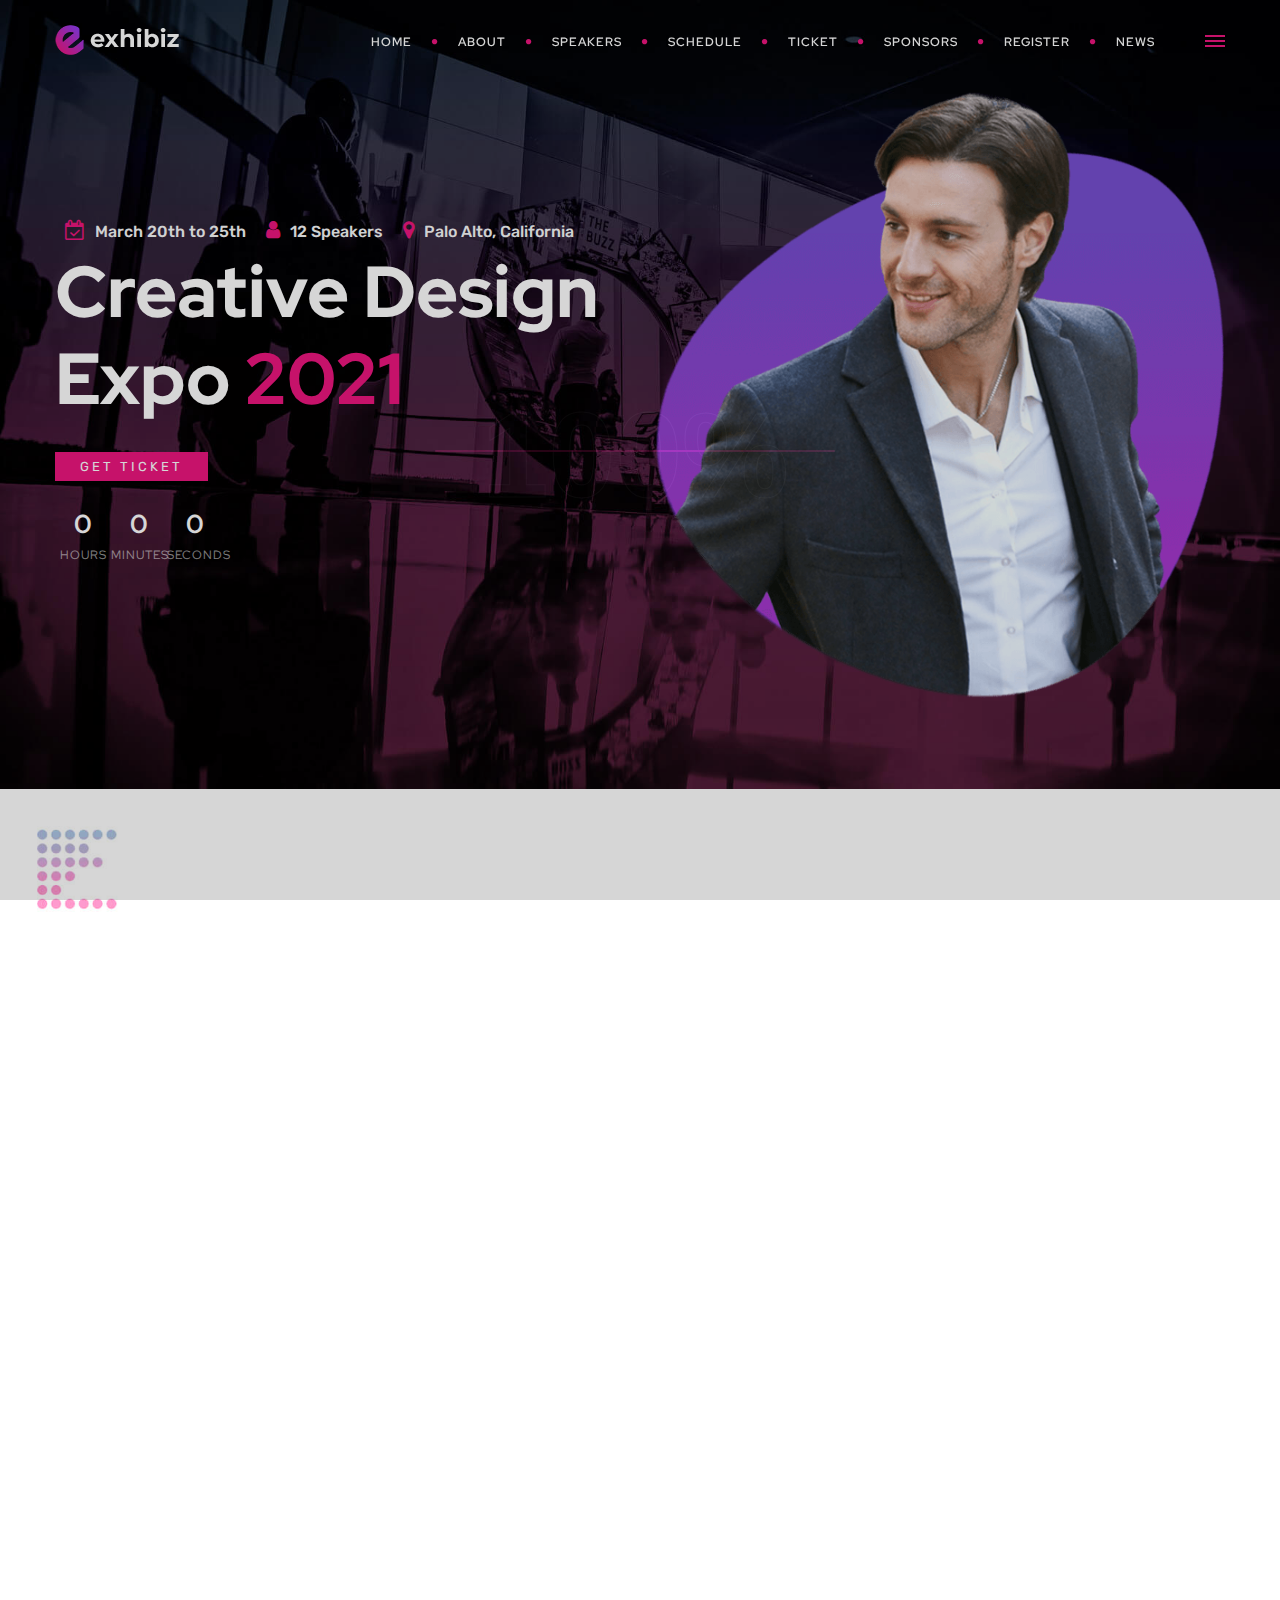
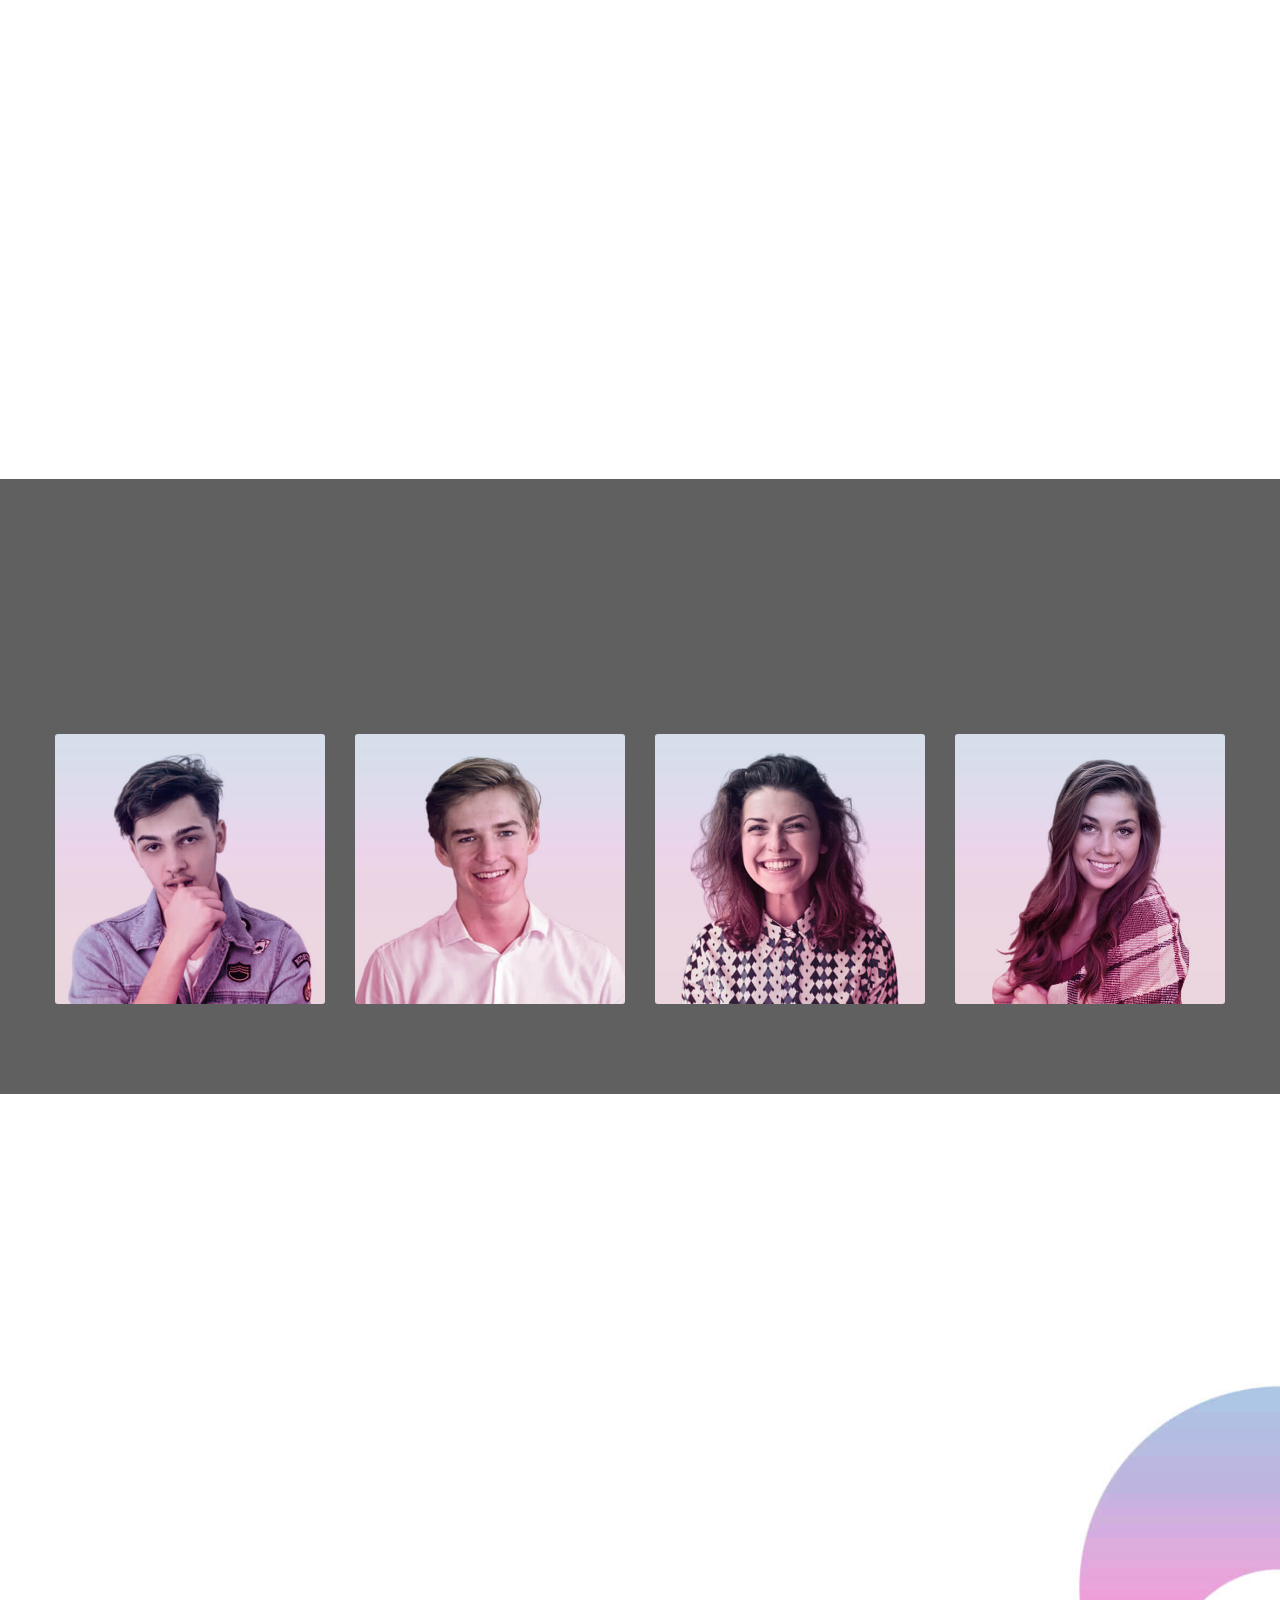
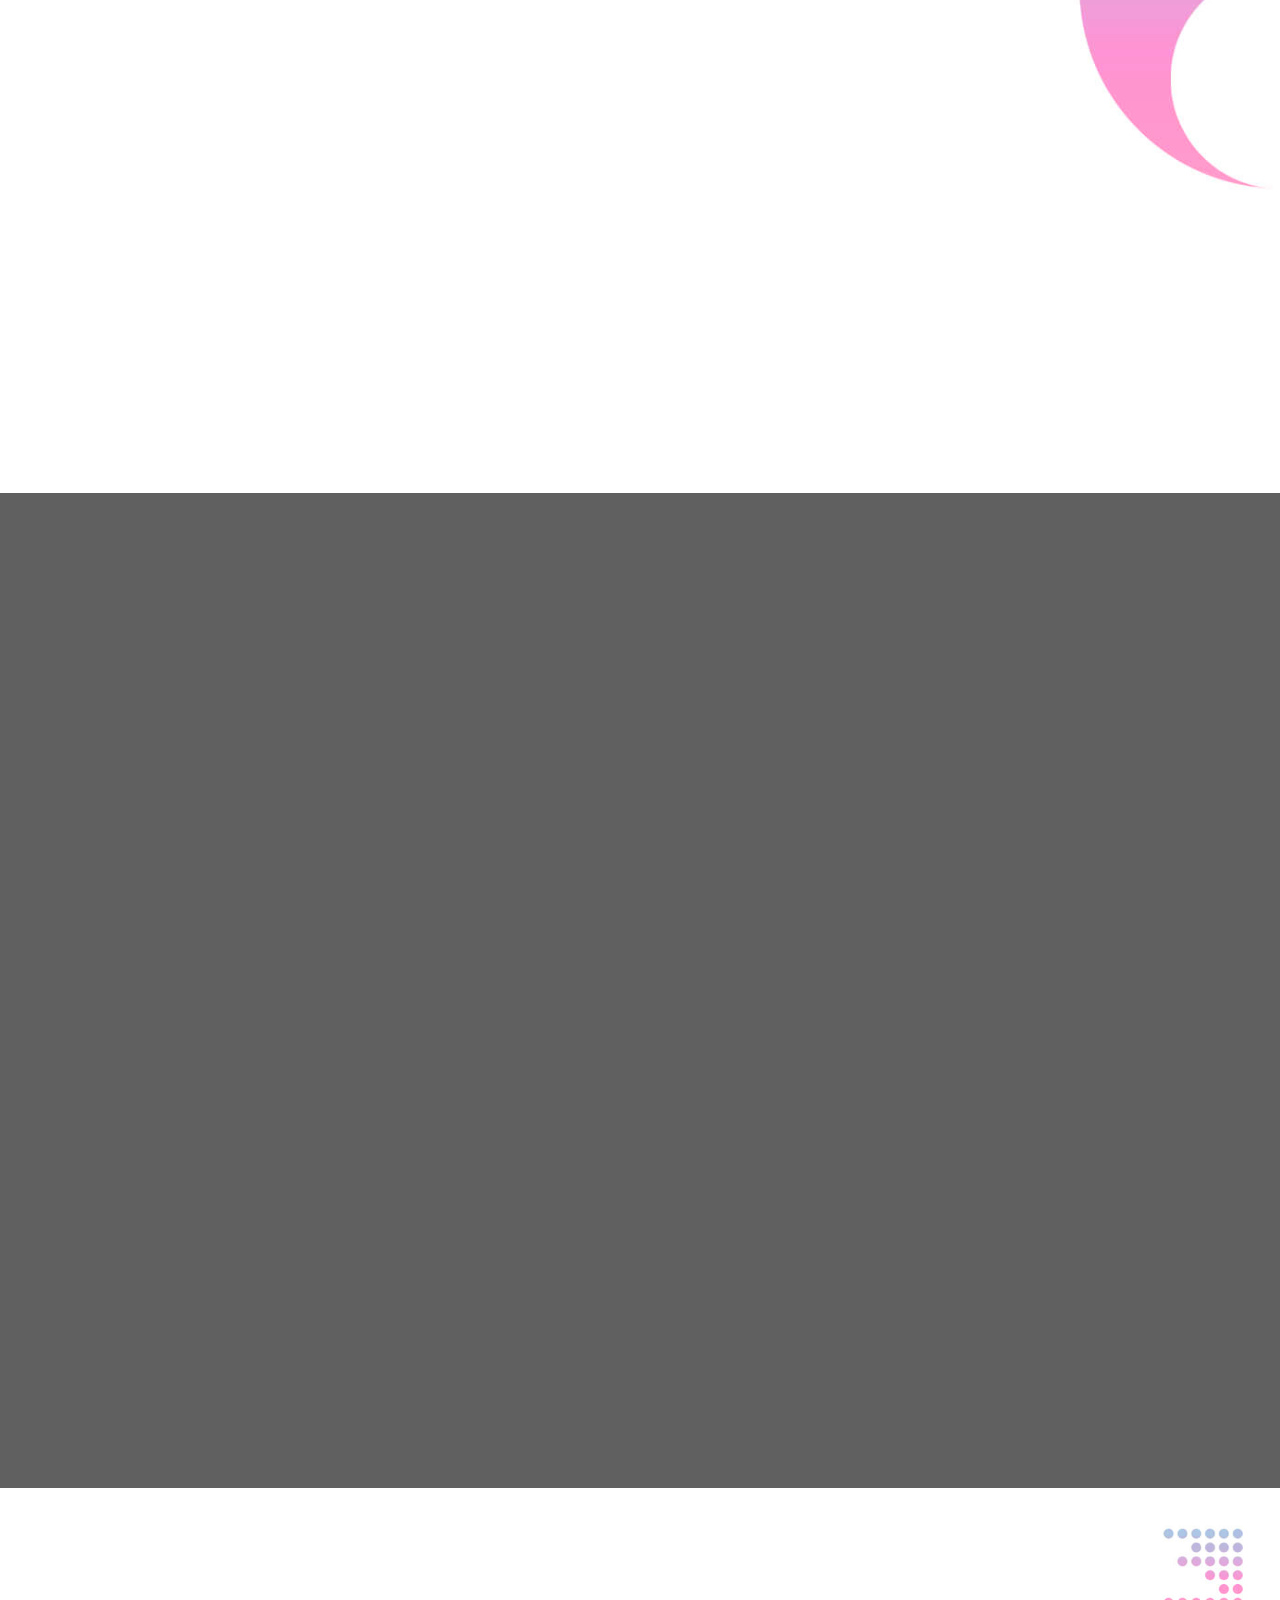
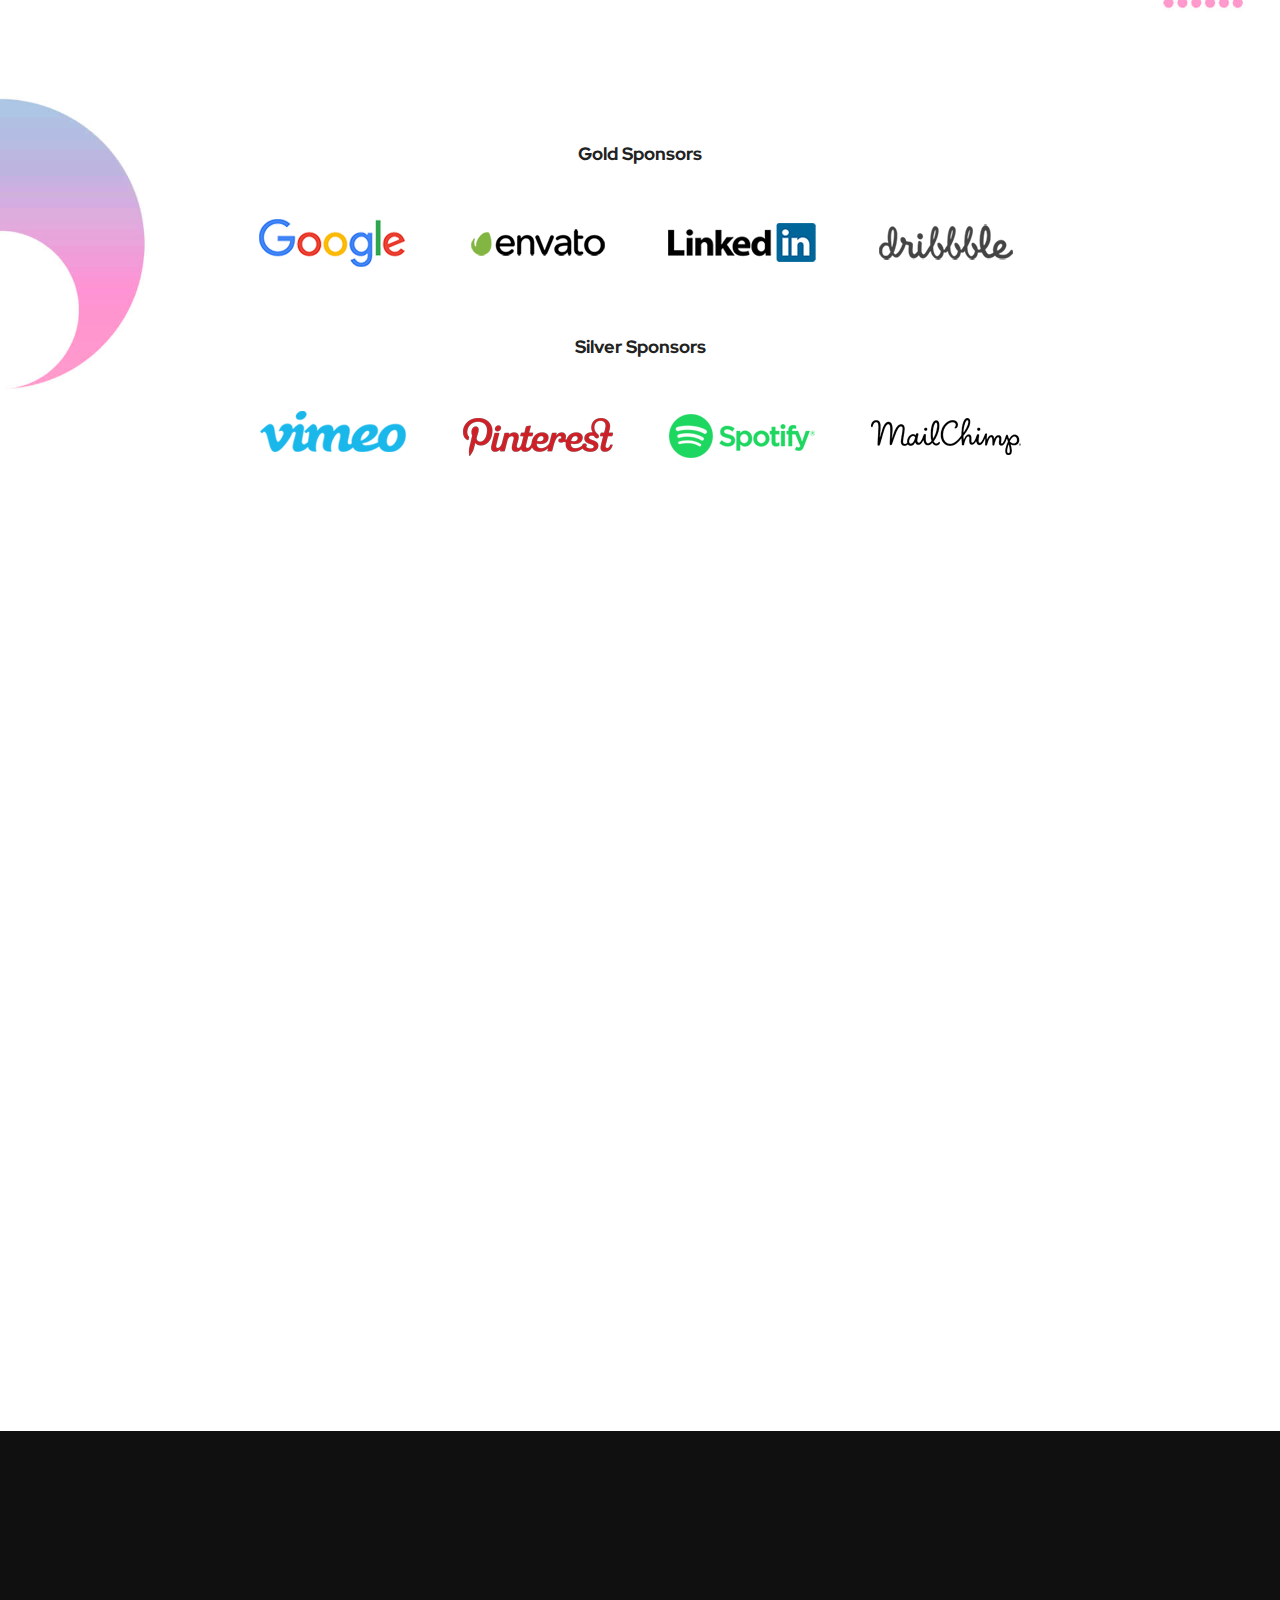
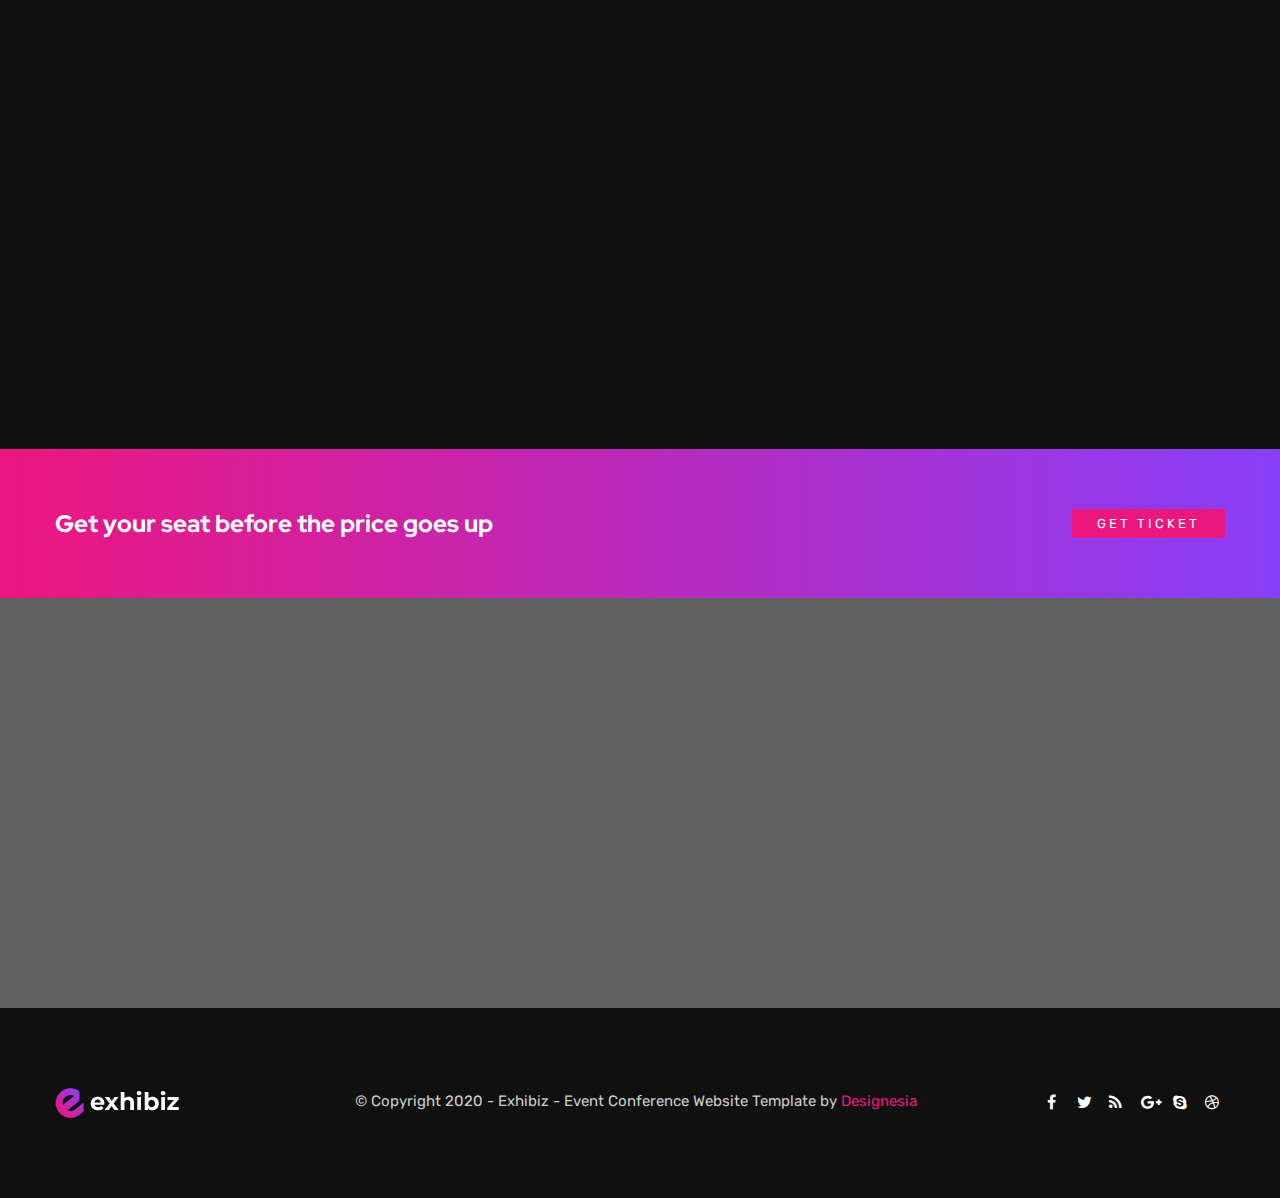
<file: index-event-speaker.html>
<!DOCTYPE html>
<html lang="en">

<head>
    <meta charset="utf-8">
    <title>Exhibiz - Event Conference Website Template</title>
    <meta name="viewport" content="width=device-width, initial-scale=1.0">
    <meta name="description" content="">
    <meta name="keywords" content="">
    <meta name="author" content="">


    <!--[if lt IE 9]>
	<script src="js/html5shiv.js"></script>
	<![endif]-->


    <!-- CSS Files
    ================================================== -->
    <link rel="stylesheet" href="css/bootstrap.css" type="text/css">
    <link rel="stylesheet" href="css/jpreloader.css" type="text/css">
    <link rel="stylesheet" href="css/animate.css" type="text/css">
    <link rel="stylesheet" href="css/plugin.css" type="text/css">
    <link rel="stylesheet" href="css/owl.carousel.css" type="text/css">
    <link rel="stylesheet" href="css/owl.theme.css" type="text/css">
    <link rel="stylesheet" href="css/owl.transitions.css" type="text/css">
    <link rel="stylesheet" href="css/magnific-popup.css" type="text/css">
    <link rel="stylesheet" href="css/jquery.countdown.css" type="text/css">
    <link rel="stylesheet" href="css/style.css" type="text/css">
	<link rel="stylesheet" href="css/twentytwenty.css" type="text/css">

    <!-- custom background -->
    <link rel="stylesheet" href="css/bg.css" type="text/css">

    <!-- color scheme -->
	<link rel="stylesheet" href="css/colors/magenta.css" type="text/css" id="colors">
    <link rel="stylesheet" href="css/color.css" type="text/css">

    <!-- load fonts -->
    <link rel="stylesheet" href="fonts/font-awesome/css/font-awesome.css" type="text/css">
    <link rel="stylesheet" href="fonts/elegant_font/HTML_CSS/style.css" type="text/css">
    <link rel="stylesheet" href="fonts/et-line-font/style.css" type="text/css">

	<!-- custom font -->
	<link rel="stylesheet" href="css/font-style.css" type="text/css">
</head>

<body id="homepage" class="de_light">

    <div id="wrapper">

        <!-- header begin -->
        <header class="transparent">
            <div class="info">
                <div class="container">
                    <div class="row">
                        <div class="col-md-12">
                            <div class="column">Working Hours Monday - Friday <span class="id-color"><strong>08:00-16:00</strong></span></div>
                            <div class="column">Toll Free <span class="id-color"><strong>1800.899.900</strong></span></div>
                            <!-- social icons -->
                            <div class="column social">
                                <a href="#"><i class="fa fa-facebook"></i></a>
                                <a href="#"><i class="fa fa-twitter"></i></a>
                                <a href="#"><i class="fa fa-rss"></i></a>
                                <a href="#"><i class="fa fa-google-plus"></i></a>
                                <a href="#"><i class="fa fa-envelope-o"></i></a>
                            </div>
                            <!-- social icons close -->
                        </div>
                    </div>
                </div>
            </div>

            <div class="container">
                <div class="row">
                    <div class="col-md-12">
                        <!-- logo begin -->
                        <div id="logo">
                            <a href="index.html">
                                <img class="logo" src="images-event/logo.png" alt="">
                            </a>
                        </div>
                        <!-- logo close -->

                            <!-- small button begin -->
                            <span id="menu-btn"></span>
                            <!-- small button close -->

                            <div class="header-extra">
                                <div class="v-center">
                                    <span id="b-menu">
                                        <span></span>
                                        <span></span>
                                        <span></span>
                                    </span>
                                </div>
                            </div>

                            <!-- mainmenu begin -->
							<ul id="mainmenu" class="ms-2">
								<li><a href="#section-hero">Home<span></span></a></li>
								<li><a href="#section-about">About<span></span></a></li>
								<li><a href="#section-speakers">Speakers<span></span></a></li>
								<li><a href="#section-schedule">Schedule<span></span></a></li>
								<li><a href="#section-ticket">Ticket<span></span></a></li>
								<li><a href="#section-sponsors">Sponsors<span></span></a></li>
								<li><a href="#section-register">Register<span></span></a></li>
                                <li><a href="news.html">News<span></span></a></li>
							</ul>
							<!-- mainmenu close -->

                            

                    </div>
                    

                </div>
            </div>
        </header>
        <!-- header close -->


        <!-- section begin -->
            <section id="section-hero" class="text-light" data-bgimage="url(images-event/bg/9.jpg) top left no-repeat"  data-stellar-background-ratio=".2">
				<div class="container">
					<div class="row align-items-center">
						<div class="col-lg-6">
							
							<div class="d-flex justify-content-left sm-hide">
                                    <div class="h6 padding10 pt0 pb0"><i class="i_h3 fa fa-calendar-check-o id-color"></i>March 20th to 25th</div>
                                    <div class="h6 padding10 pt0 pb0"><i class="i_h3 fa fa-user id-color"></i>12 Speakers</div>
                                    <div class="h6 padding10 pt0 pb0"><i class="i_h3 fa fa-map-marker id-color"></i>Palo Alto, California</div>
                                </div>
							
							<h1 class="title-3 text-left">
								Creative Design<br>Expo <span class="id-color">2021</span>
							</h1>
							
							<div class="spacer-single"></div>
							
							<a href="#section-ticket" class="btn-custom text-white scroll-to">Get Ticket</a>
							<div class="spacer-single"></div>
							<div id="defaultCountdown" class="countdown-s2" ></div>
						</div>
						
						<div class="col-lg-6">
							<img src="images-event/misc/man-1.png" class="img-responsive" alt="">
						</div>
					</div>
				</div>
            </section>
            <!-- section close -->
			
			<section id="section-about" data-bgimage="url(images-event/bg/4.jpg) top no-repeat">
				<div class="wm wm-border light wow fadeInDown">welcome</div>
                    <div class="container">
                        <div class="row align-items-center">
                            
                            <div class="col-lg-6 wow fadeInLeft" data-wow-delay="0s">
                                <h2>Welcome to the Biggest<br>Creative Design Conference</h2>
                                <p>
                                    At vero eos et accusamus et iusto odio dignissimos ducimus qui blanditiis praesentium voluptatum deleniti atque corrupti quos dolores et quas molestias excepturi sint occaecati cupiditate non provident, similique sunt in culpa qui officia deserunt mollitia animi, id est laborum et dolorum fuga. Et harum quidem rerum facilis est et expedita distinctio.
                                </p>
								
								<div class="spacer10"></div>
								
								<a href="#section-speakers" class="btn-custom font-weight-bold text-white sm-mb-30 scroll-to">The Speakers</a>
                            </div>
							
							<div class="col-lg-6 mb-sm-30 text-center wow fadeInRight">
                                <div class="de-images">
									<img class="di-small wow fadeIn" src="images-event/misc/2.jpg" alt="" />
									<img class="di-small-2" src="images-event/misc/3.jpg" alt="" />
									<img class="img-fluid wow fadeInRight" data-wow-delay=".25s" src="images-event/misc/1.jpg" alt="" />
								</div>
                            </div>

                        </div>
                    </div>
                </section>
				
				
				<!-- section begin -->
            <section id="section-features">
				<div class="wm wm-border light wow fadeInDown ">features</div>
                <div class="container">
                    <div class="row">
                        <div class="col-md-6 offset-md-3 text-center wow fadeInUp">
                            <h1>Why you should Join Event</h1>
                            <div class="separator"><span><i class="fa fa-square"></i></span></div>
                            <div class="spacer-single"></div>
                        </div>


                        <div class="col-lg-4 wow fadeIn" data-wow-delay="0s">
                            <div class="box-number square">
                               <i class="bg-color hover-color-2 fa fa-microphone text-light"></i>
                                <div class="text">
                                    <h3><span>World Class Speakers</span></h3>
                                    <p>At vero eos et accusamus et iusto odio dignissimos ducimus qui blanditiis praesentium voluptatum deleniti atque.</p>
                                </div>
                            </div>
                        </div>

                        <div class="col-lg-4 wow fadeIn" data-wow-delay=".25s">
                            <div class="box-number square">
                                <i class="bg-color hover-color-2 fa fa-lightbulb-o text-light"></i>
                                <div class="text">
                                    <h3><span>Best Experience</span></h3>
                                    <p>At vero eos et accusamus et iusto odio dignissimos ducimus qui blanditiis praesentium voluptatum deleniti atque.</p>
                                </div>
                            </div>
                        </div>

                        <div class="col-lg-4 wow fadeIn" data-wow-delay=".5s">
                            <div class="box-number square">
                                <i class="bg-color hover-color-2 fa fa-sitemap text-light"></i>
                                <div class="text">
                                    <h3><span>Networking</span></h3>
                                    <p>At vero eos et accusamus et iusto odio dignissimos ducimus qui blanditiis praesentium voluptatum deleniti atque.</p>
                                </div>
                            </div>
                        </div>

                        <div class="spacer-single sm-hide"></div>

                        <div class="col-lg-4 wow fadeIn" data-wow-delay=".75s">
                            <div class="box-number square">
                                <i class="bg-color hover-color-2 fa fa-building text-light"></i>
                                <div class="text">
                                    <h3><span>Modern Venue</span></h3>
                                    <p>At vero eos et accusamus et iusto odio dignissimos ducimus qui blanditiis praesentium voluptatum deleniti atque.</p>
                                </div>
                            </div>
                        </div>

                        <div class="col-lg-4 wow fadeIn" data-wow-delay="1s">
                            <div class="box-number square">
                                <i class="bg-color hover-color-2  fa fa-users text-light"></i>
                                <div class="text">
                                    <h3><span>New People</span></h3>
                                    <p>At vero eos et accusamus et iusto odio dignissimos ducimus qui blanditiis praesentium voluptatum deleniti atque.</p>
                                </div>
                            </div>
                        </div>

                        <div class="col-lg-4 wow fadeIn" data-wow-delay="1.25s">
                            <div class="box-number square">
                                <i class="bg-color hover-color-2 fa fa-mortar-board text-light"></i>
                                <div class="text">
                                    <h3><span>Certificates</span></h3>
                                    <p>At vero eos et accusamus et iusto odio dignissimos ducimus qui blanditiis praesentium voluptatum deleniti atque.</p>
                                </div>
                            </div>
                        </div>
						

                    </div>
                </div>
            </section>
            <!-- section close -->
			
			<!-- section begin -->
            <section id="section-speakers" class="text-light" data-bgimage="url(images-event/bg/1.jpg) fixed top center">
				<div class="wm wm-border dark wow fadeInDown">speakers</div>
                <div class="container">
                    <div class="row">
						<div class="col-md-6 offset-md-3 text-center wow fadeInUp">
                            <h1>The Speakers</h1>
                            <div class="separator"><span><i class="fa fa-square"></i></span></div>
                            <div class="spacer-single"></div>
                        </div>
						
						<div class="clearfix"></div>
                      
                       <div class="col-lg-3 col-md-6">
							<!-- team member -->
							<div class="de-team-list">
								<div class="team-pic">
									<img src="images-event/team/1.jpg" class="img-responsive" alt="" />
								</div>
								<div class="team-desc">
									<h3>John Smith</h3>
									<p class="lead">Expert Designer</p>
									<div class="small-border"></div>
									<p>Duis aute irure dolor in reprehenderit in voluptate velit esse cillum dolore eu fugiat.</p>

									<div class="social">
										<a href="#"><i class="fa fa-facebook fa-lg"></i></a>
										<a href="#"><i class="fa fa-twitter fa-lg"></i></a>
										<a href="#"><i class="fa fa-google-plus fa-lg"></i></a>
										<a href="#"><i class="fa fa-skype fa-lg"></i></a>
									</div>
								</div>
							</div>
							<!-- team close -->
						</div>
						
						<div class="col-lg-3 col-md-6">
							<!-- team member -->
							<div class="de-team-list">
								<div class="team-pic">
									<img src="images-event/team/2.jpg" class="img-responsive" alt="" />
								</div>
								<div class="team-desc">
									<h3>Michael Dennis</h3>
									<p class="lead">Expert Designer</p>
									<div class="small-border"></div>
									<p>Duis aute irure dolor in reprehenderit in voluptate velit esse cillum dolore eu fugiat.</p>

									<div class="social">
										<a href="#"><i class="fa fa-facebook fa-lg"></i></a>
										<a href="#"><i class="fa fa-twitter fa-lg"></i></a>
										<a href="#"><i class="fa fa-google-plus fa-lg"></i></a>
										<a href="#"><i class="fa fa-skype fa-lg"></i></a>
									</div>
								</div>
							</div>
							<!-- team close -->
						</div>
						
						<div class="col-lg-3 col-md-6">
							<!-- team member -->
							<div class="de-team-list">
								<div class="team-pic">
									<img src="images-event/team/3.jpg" class="img-responsive" alt="" />
								</div>
								<div class="team-desc">
									<h3>Sarah Michelle</h3>
									<p class="lead">Expert Designer</p>
									<div class="small-border"></div>
									<p>Duis aute irure dolor in reprehenderit in voluptate velit esse cillum dolore eu fugiat.</p>

									<div class="social">
										<a href="#"><i class="fa fa-facebook fa-lg"></i></a>
										<a href="#"><i class="fa fa-twitter fa-lg"></i></a>
										<a href="#"><i class="fa fa-google-plus fa-lg"></i></a>
										<a href="#"><i class="fa fa-skype fa-lg"></i></a>
									</div>
								</div>
							</div>
							<!-- team close -->
						</div>
						
						<div class="col-lg-3 col-md-6">
							<!-- team member -->
							<div class="de-team-list">
								<div class="team-pic">
									<img src="images-event/team/4.jpg" class="img-responsive" alt="" />
								</div>
								<div class="team-desc">
									<h3>Katty Wilson</h3>
									<p class="lead">Expert Designer</p>
									<div class="small-border"></div>
									<p>Duis aute irure dolor in reprehenderit in voluptate velit esse cillum dolore eu fugiat.</p>

									<div class="social">
										<a href="#"><i class="fa fa-facebook fa-lg"></i></a>
										<a href="#"><i class="fa fa-twitter fa-lg"></i></a>
										<a href="#"><i class="fa fa-google-plus fa-lg"></i></a>
										<a href="#"><i class="fa fa-skype fa-lg"></i></a>
									</div>
								</div>
							</div>
							<!-- team close -->
						</div>

						<div class="clearfix"></div>

                    </div>
                </div>
            </section>
            <!-- section close -->
			
			
			<!-- section begin -->
            <section id="section-schedule" aria-label="section-services-tab" data-bgimage="url(images-event/bg/6.jpg) top right no-repeat">
                <div class="wm wm-border light wow fadeInDown ">schedule</div>
                <div class="container">
                    <div class="row">
                        <div class="col-md-6 offset-md-3 text-center wow fadeInUp">
                            <h1>Event Schedule</h1>
                            <div class="separator"><span><i class="fa fa-square"></i></span></div>
                            <div class="spacer-single"></div>
                        </div>

                        <div class="col-md-12 wow fadeInUp">
                            <div class="de_tab tab_style_4 text-center">
                                <ul class="de_nav de_nav_dark">
                                    <li class="active" data-link="#section-services-tab">
                                        <h3>Day <span>01</span></h3>
                                        <h4>March 20, 2021</h4>
                                    </li>
                                    <li data-link="#section-services-tab">
                                        <h3>Day <span>02</span></h3>
                                        <h4>March 21, 2021</h4>
                                    </li>
                                    <li data-link="#section-services-tab">
                                        <h3>Day <span>03</span></h3>
                                        <h4>March 22, 2021</h4>
                                    </li>
                                    <li data-link="#section-services-tab">
                                        <h3>Day <span>04</span></h3>
                                        <h4>March 23, 2021</h4>
                                    </li>
                                    <li data-link="#section-services-tab">
                                        <h3>Day <span>05</span></h3>
                                        <h4>March 24, 2021</h4>
                                    </li>
                                </ul>

                                <div class="de_tab_content text-left">

                                    <div id="tab1" class="tab_single_content">
                                        <div class="row">
                                            <div class="col-md-12">
                                                <div class="schedule-listing">
                                                    <div class="schedule-item">
                                                        <div class="sc-time">08:00 - 10:00 AM</div>
                                                        <div class="sc-pic">
                                                            <img src="images-event/team/1.jpg" class="img-circle" alt="">
                                                        </div>
                                                        <div class="sc-name">
                                                            <h4>John Smith</h4>
                                                            <span>Founder & CEO</span>
                                                        </div>
                                                        <div class="sc-info">
                                                            <h3>Introduction Creative Design</h3>
                                                            <p>In this session we will discuss about digital topics in detail. You need laptops and other tech support equipment. This session will last for 2 hours. So prepare yourself.</p>
                                                        </div>
                                                        <div class="clearfix"></div>
                                                    </div>
                                                </div>

                                                <div class="schedule-listing">
                                                    <div class="schedule-item">
                                                        <div class="sc-time">12:00 - 14:00 PM</div>
                                                        <div class="sc-pic">
                                                            <img src="images-event/team/2.jpg" class="img-circle" alt="">
                                                        </div>
                                                        <div class="sc-name">
                                                            <h4>Michael Dennis</h4>
                                                            <span>Founder & CEO</span>
                                                        </div>
                                                        <div class="sc-info">
                                                            <h3>Getting Started With Creative Design</h3>
                                                            <p>In this session we will discuss about digital topics in detail. You need laptops and other tech support equipment. This session will last for 2 hours. So prepare yourself.</p>
                                                        </div>
                                                        <div class="clearfix"></div>
                                                    </div>
                                                </div>

                                                <div class="schedule-listing">
                                                    <div class="schedule-item">
                                                        <div class="sc-time">16:00 - 18:00 PM</div>
                                                        <div class="sc-pic">
                                                            <img src="images-event/team/3.jpg" class="img-circle" alt="">
                                                        </div>
                                                        <div class="sc-name">
                                                            <h4>Sarah Michelle</h4>
                                                            <span>Founder & CEO</span>
                                                        </div>
                                                        <div class="sc-info">
                                                            <h3>Prepare Your Design Concept</h3>
                                                            <p>In this session we will discuss about digital topics in detail. You need laptops and other tech support equipment. This session will last for 2 hours. So prepare yourself.</p>
                                                        </div>
                                                        <div class="clearfix"></div>
                                                    </div>
                                                </div>

                                                <div class="schedule-listing">
                                                    <div class="schedule-item">
                                                        <div class="sc-time">20:00 - 22:00 PM</div>
                                                        <div class="sc-pic">
                                                            <img src="images-event/team/4.jpg" class="img-circle" alt="">
                                                        </div>
                                                        <div class="sc-name">
                                                            <h4>Katty Wilson</h4>
                                                            <span>Founder & CEO</span>
                                                        </div>
                                                        <div class="sc-info">
                                                            <h3>Creative Design Implementation Basic</h3>
                                                            <p>In this session we will discuss about digital topics in detail. You need laptops and other tech support equipment. This session will last for 2 hours. So prepare yourself.</p>
                                                        </div>
                                                        <div class="clearfix"></div>
                                                    </div>
                                                </div>
                                            </div>
                                        </div>
                                    </div>

                                    <div id="tab2" class="tab_single_content">
                                        <div class="row">
                                            <div class="col-md-12">
                                                <div class="schedule-listing">
                                                    <div class="schedule-item">
                                                        <div class="sc-time">08:00 - 12:00 AM</div>
                                                        <div class="sc-pic">
                                                            <img src="images-event/team/5.jpg" class="img-circle" alt="">
                                                        </div>
                                                        <div class="sc-name">
                                                            <h4>Rose Shipp</h4>
                                                            <span>Founder & CEO</span>
                                                        </div>
                                                        <div class="sc-info">
                                                            <h3>Creative Design Implementation Basic 2</h3>
                                                            <p>In this session we will discuss about digital topics in detail. You need laptops and other tech support equipment. This session will last for 2 hours. So prepare yourself.</p>
                                                        </div>
                                                        <div class="clearfix"></div>
                                                    </div>
                                                </div>

                                                <div class="schedule-listing">
                                                    <div class="schedule-item">
                                                        <div class="sc-time">12:00 - 14:00 PM</div>
                                                        <div class="sc-pic">
                                                            <img src="images-event/team/6.jpg" class="img-circle" alt="">
                                                        </div>
                                                        <div class="sc-name">
                                                            <h4>Isaac Nicholas</h4>
                                                            <span>Founder & CEO</span>
                                                        </div>
                                                        <div class="sc-info">
                                                            <h3>How to Design Happiness</h3>
                                                            <p>In this session we will discuss about digital topics in detail. You need laptops and other tech support equipment. This session will last for 2 hours. So prepare yourself.</p>
                                                        </div>
                                                        <div class="clearfix"></div>
                                                    </div>
                                                </div>

                                                <div class="schedule-listing">
                                                    <div class="schedule-item">
                                                        <div class="sc-time">16:00 - 18:00 PM</div>
                                                        <div class="sc-pic">
                                                            <img src="images-event/team/7.jpg" class="img-circle" alt="">
                                                        </div>
                                                        <div class="sc-name">
                                                            <h4>John Arnold</h4>
                                                            <span>Founder & CEO</span>
                                                        </div>
                                                        <div class="sc-info">
                                                            <h3>Good Storytelling For Great Design</h3>
                                                            <p>In this session we will discuss about digital topics in detail. You need laptops and other tech support equipment. This session will last for 2 hours. So prepare yourself.</p>
                                                        </div>
                                                        <div class="clearfix"></div>
                                                    </div>
                                                </div>

                                                <div class="schedule-listing">
                                                    <div class="schedule-item">
                                                        <div class="sc-time">20:00 - 22:00 PM</div>
                                                        <div class="sc-pic">
                                                            <img src="images-event/team/1.jpg" class="img-circle" alt="">
                                                        </div>
                                                        <div class="sc-name">
                                                            <h4>John Smith</h4>
                                                            <span>Founder & CEO</span>
                                                        </div>
                                                        <div class="sc-info">
                                                            <h3>Unintuitive Lessons on Being a Designer</h3>
                                                            <p>In this session we will discuss about digital topics in detail. You need laptops and other tech support equipment. This session will last for 2 hours. So prepare yourself.</p>
                                                        </div>
                                                        <div class="clearfix"></div>
                                                    </div>
                                                </div>
                                            </div>
                                        </div>
                                    </div>

                                    <div id="tab3" class="tab_single_content">
                                        <div class="row">
                                            <div class="col-md-12">
                                                <div class="schedule-listing">
                                                    <div class="schedule-item">
                                                        <div class="sc-time">08:00 - 12:00 AM</div>
                                                        <div class="sc-pic">
                                                            <img src="images-event/team/2.jpg" class="img-circle" alt="">
                                                        </div>
                                                        <div class="sc-name">
                                                            <h4>Michael Dennis</h4>
                                                            <span>Founder & CEO</span>
                                                        </div>
                                                        <div class="sc-info">
                                                            <h3>The Secret of Great App Design</h3>
                                                            <p>In this session we will discuss about digital topics in detail. You need laptops and other tech support equipment. This session will last for 2 hours. So prepare yourself.</p>
                                                        </div>
                                                        <div class="clearfix"></div>
                                                    </div>
                                                </div>

                                                <div class="schedule-listing">
                                                    <div class="schedule-item">
                                                        <div class="sc-time">12:00 - 14:00 PM</div>
                                                        <div class="sc-pic">
                                                            <img src="images-event/team/3.jpg" class="img-circle" alt="">
                                                        </div>
                                                        <div class="sc-name">
                                                            <h4>Sarah Michelle</h4>
                                                            <span>Founder & CEO</span>
                                                        </div>
                                                        <div class="sc-info">
                                                            <h3>Use Design Thinking in Your Everyday Routine</h3>
                                                            <p>In this session we will discuss about digital topics in detail. You need laptops and other tech support equipment. This session will last for 2 hours. So prepare yourself.</p>
                                                        </div>
                                                        <div class="clearfix"></div>
                                                    </div>
                                                </div>

                                                <div class="schedule-listing">
                                                    <div class="schedule-item">
                                                        <div class="sc-time">16:00 - 18:00 PM</div>
                                                        <div class="sc-pic">
                                                            <img src="images-event/team/4.jpg" class="img-circle" alt="">
                                                        </div>
                                                        <div class="sc-name">
                                                            <h4>Katty Wilson</h4>
                                                            <span>Founder & CEO</span>
                                                        </div>
                                                        <div class="sc-info">
                                                            <h3>Design Into The Real World</h3>
                                                            <p>In this session we will discuss about digital topics in detail. You need laptops and other tech support equipment. This session will last for 2 hours. So prepare yourself.</p>
                                                        </div>
                                                        <div class="clearfix"></div>
                                                    </div>
                                                </div>

                                                <div class="schedule-listing">
                                                    <div class="schedule-item">
                                                        <div class="sc-time">20:00 - 22:00 AM</div>
                                                        <div class="sc-pic">
                                                            <img src="images-event/team/5.jpg" class="img-circle" alt="">
                                                        </div>
                                                        <div class="sc-name">
                                                            <h4>Rose Shipp</h4>
                                                            <span>Founder & CEO</span>
                                                        </div>
                                                        <div class="sc-info">
                                                            <h3>Advanced Design Implementation</h3>
                                                            <p>In this session we will discuss about digital topics in detail. You need laptops and other tech support equipment. This session will last for 2 hours. So prepare yourself.</p>
                                                        </div>
                                                        <div class="clearfix"></div>
                                                    </div>
                                                </div>
                                            </div>
                                        </div>
                                    </div>

                                    <div id="tab4" class="tab_single_content">
                                        <div class="row">
                                            <div class="col-md-12">
                                                <div class="schedule-listing">
                                                    <div class="schedule-item">
                                                        <div class="sc-time">08:00 - 12:00 AM</div>
                                                        <div class="sc-pic">
                                                            <img src="images-event/team/6.jpg" class="img-circle" alt="">
                                                        </div>
                                                        <div class="sc-name">
                                                            <h4>Isaac Nicholas</h4>
                                                            <span>Founder & CEO</span>
                                                        </div>
                                                        <div class="sc-info">
                                                            <h3>Advanced Design Implementation 2</h3>
                                                            <p>In this session we will discuss about digital topics in detail. You need laptops and other tech support equipment. This session will last for 2 hours. So prepare yourself.</p>
                                                        </div>
                                                        <div class="clearfix"></div>
                                                    </div>
                                                </div>

                                                <div class="schedule-listing">
                                                    <div class="schedule-item">
                                                        <div class="sc-time">12:00 - 14:00 PM</div>
                                                        <div class="sc-pic">
                                                            <img src="images-event/team/7.jpg" class="img-circle" alt="">
                                                        </div>
                                                        <div class="sc-name">
                                                            <h4>John Arnold</h4>
                                                            <span>Founder & CEO</span>
                                                        </div>
                                                        <div class="sc-info">
                                                            <h3>Branding, Identity &amp; Logo Design Explained</h3>
                                                            <p>In this session we will discuss about digital topics in detail. You need laptops and other tech support equipment. This session will last for 2 hours. So prepare yourself.</p>
                                                        </div>
                                                        <div class="clearfix"></div>
                                                    </div>
                                                </div>

                                                <div class="schedule-listing">
                                                    <div class="schedule-item">
                                                        <div class="sc-time">16:00 - 18:00 PM</div>
                                                        <div class="sc-pic">
                                                            <img src="images-event/team/1.jpg" class="img-circle" alt="">
                                                        </div>
                                                        <div class="sc-name">
                                                            <h4>John Smith</h4>
                                                            <span>Founder & CEO</span>
                                                        </div>
                                                        <div class="sc-info">
                                                            <h3>The Art of Personal Branding</h3>
                                                            <p>In this session we will discuss about digital topics in detail. You need laptops and other tech support equipment. This session will last for 2 hours. So prepare yourself.</p>
                                                        </div>
                                                        <div class="clearfix"></div>
                                                    </div>
                                                </div>

                                                <div class="schedule-listing">
                                                    <div class="schedule-item">
                                                        <div class="sc-time">20:00 - 22:00 PM</div>
                                                        <div class="sc-pic">
                                                            <img src="images-event/team/2.jpg" class="img-circle" alt="">
                                                        </div>
                                                        <div class="sc-name">
                                                            <h4>Michael Dennis</h4>
                                                            <span>Founder & CEO</span>
                                                        </div>
                                                        <div class="sc-info">
                                                            <h3>8 Secret Benefits of Branding</h3>
                                                            <p>In this session we will discuss about digital topics in detail. You need laptops and other tech support equipment. This session will last for 2 hours. So prepare yourself.</p>
                                                        </div>
                                                        <div class="clearfix"></div>
                                                    </div>
                                                </div>
                                            </div>
                                        </div>
                                    </div>

                                    <div id="tab5" class="tab_single_content">
                                        <div class="row">
                                            <div class="col-md-12">
                                                <div class="schedule-listing">
                                                    <div class="schedule-item">
                                                        <div class="sc-time">08:00 - 12:00 AM</div>
                                                        <div class="sc-pic">
                                                            <img src="images-event/team/1.jpg" class="img-circle" alt="">
                                                        </div>
                                                        <div class="sc-name">
                                                            <h4>John Smith</h4>
                                                            <span>Founder & CEO</span>
                                                        </div>
                                                        <div class="sc-info">
                                                            <h3>How To Brand A Startup On A Small Budget</h3>
                                                            <p>In this session we will discuss about digital topics in detail. You need laptops and other tech support equipment. This session will last for 2 hours. So prepare yourself.</p>
                                                        </div>
                                                        <div class="clearfix"></div>
                                                    </div>
                                                </div>

                                                <div class="schedule-listing">
                                                    <div class="schedule-item">
                                                        <div class="sc-time">08:00 - 12:00 AM</div>
                                                        <div class="sc-pic">
                                                            <img src="images-event/team/2.jpg" class="img-circle" alt="">
                                                        </div>
                                                        <div class="sc-name">
                                                            <h4>John Smith</h4>
                                                            <span>Founder & CEO</span>
                                                        </div>
                                                        <div class="sc-info">
                                                            <h3>Establishing a Brand Identity</h3>
                                                            <p>In this session we will discuss about digital topics in detail. You need laptops and other tech support equipment. This session will last for 2 hours. So prepare yourself.</p>
                                                        </div>
                                                        <div class="clearfix"></div>
                                                    </div>
                                                </div>

                                                <div class="schedule-listing">
                                                    <div class="schedule-item">
                                                        <div class="sc-time">08:00 - 12:00 AM</div>
                                                        <div class="sc-pic">
                                                            <img src="images-event/team/3.jpg" class="img-circle" alt="">
                                                        </div>
                                                        <div class="sc-name">
                                                            <h4>Sarah Michelle</h4>
                                                            <span>Founder & CEO</span>
                                                        </div>
                                                        <div class="sc-info">
                                                            <h3>Interview With World Class Designer</h3>
                                                            <p>In this session we will discuss about digital topics in detail. You need laptops and other tech support equipment. This session will last for 2 hours. So prepare yourself.</p>
                                                        </div>
                                                        <div class="clearfix"></div>
                                                    </div>
                                                </div>

                                                <div class="schedule-listing">
                                                    <div class="schedule-item">
                                                        <div class="sc-time">08:00 - 12:00 AM</div>
                                                        <div class="sc-pic">
                                                            <img src="images-event/team/4.jpg" class="img-circle" alt="">
                                                        </div>
                                                        <div class="sc-name">
                                                            <h4>Katty Wilson</h4>
                                                            <span>Founder & CEO</span>
                                                        </div>
                                                        <div class="sc-info">
                                                            <h3>Close Event Ceremony &amp; Doorprize</h3>
                                                            <p>In this session we will discuss about digital topics in detail. You need laptops and other tech support equipment. This session will last for 2 hours. So prepare yourself.</p>
                                                        </div>
                                                        <div class="clearfix"></div>
                                                    </div>
                                                </div>
                                            </div>
                                        </div>
                                    </div>
                                </div>
                            </div>
                        </div>
                    </div>
                </div>
            </section>
            <!-- section close -->
			
			<!-- section begin -->
            <section id="section-ticket" class="text-light" data-bgimage="url(images-event/bg/2.jpg) fixed top">
                <div class="wm wm-border dark wow fadeInDown">tickets</div>
				<div class="container">
                    <div class="row">
						<div class="col-md-6 offset-md-3 text-center wow fadeInUp">
                            <h1>Choose a Ticket</h1>
                            <div class="separator"><span><i class="fa fa-square"></i></span></div>
                            <div class="spacer-single"></div>
                        </div>

                        <div class="col-lg-4 col-md-6">
                            <div class="pricing-s1 mb30 wow fadeInUp">
                                <div class="top">
                                    <h2>Day Pass</h2>
                                    <p class="price"><span class="currency id-color">$</span> <b>49.99</b></p>
                                </div>
                                <div class="bottom">
                                    <ul>
                                        <li><i class="icon_check_alt2"></i>Conference Tickets</li>
                                        <li><i class="icon_check_alt2"></i>Free Lunch Nad Coffee</li>
                                        <li><i class="icon_check_alt2"></i>Certificates</li>
                                        <li><i class="icon_close_alt2"></i>Private Access</li>
                                        <li><i class="icon_close_alt2"></i>Experts Contacts</li>
                                    </ul>
                                    <a href="" class="btn btn-custom text-white">Buy Ticket</a>
                                </div>
								<div class="ps1-deco"></div>
                            </div>
                        </div>
                        <div class="col-lg-4 col-md-6">
                            <div class="pricing-s1 mb30 wow fadeInUp">
                                <div class="ribbon color-2 text-white">Recommend</div>
                                <div class="top">
                                    <h2>Full Pass</h2>
                                    <p class="price"><span class="currency id-color">$</span> <b>79.99</b></p>
                                </div>
                                <div class="bottom">
                                    <ul>
                                        <li><i class="icon_check_alt2"></i>Conference Tickets</li>
                                        <li><i class="icon_check_alt2"></i>Free Lunch Nad Coffee</li>
                                        <li><i class="icon_check_alt2"></i>Certificates</li>
                                        <li><i class="icon_check_alt2"></i>Private Access</li>
                                        <li><i class="icon_close_alt2"></i>Experts Contacts</li>
                                    </ul>
                                    <a href="" class="btn btn-custom text-white">Buy Ticket</a>
                                </div>
								<div class="ps1-deco"></div>
                            </div>
                        </div>
                        <div class="col-lg-4 col-md-6">
                            <div class="pricing-s1 mb30 wow fadeInUp">
                                <div class="top">
                                    <h2>Group Pass</h2>
                                    <p class="price"><span class="currency id-color">$</span> <b>139.99</b></p>
                                </div>
                                <div class="bottom">
                                    <ul>
                                        <li><i class="icon_check_alt2"></i>Conference Tickets</li>
                                        <li><i class="icon_check_alt2"></i>Free Lunch Nad Coffee</li>
                                        <li><i class="icon_check_alt2"></i>Certificates</li>
                                        <li><i class="icon_check_alt2"></i>Private Access</li>
                                        <li><i class="icon_check_alt2"></i>Experts Contacts</li>
                                    </ul>
                                    <a href="" class="btn btn-custom text-white">Buy Ticket</a>
                                </div>
								<div class="ps1-deco"></div>
                            </div>
                        </div>
                    </div>
                </div>
            </section>
            <!-- section close -->
			
			<!-- section begin -->
            <section id="section-sponsors" data-bgimage="url(images-event/bg/5.jpg) top right no-repeat">
                <div class="wm wm-border light wow fadeInDown ">sponsors</div>
                <div class="container">
                    <div class="row">
                        <div class="col-md-6 offset-md-3 text-center wow fadeInUp">
                            <h1>Official Sponsors</h1>
                            <div class="separator"><span><i class="fa fa-square"></i></span></div>
                            <div class="spacer-single"></div>
                        </div>

                        <div class="col-md-12 text-center">
                            <h3>Gold Sponsors</h3>
                            <div class="spacer-single"></div>
                            <img src="images-event/logo/1.png" alt="" class="grey-hover">
                            <img src="images-event/logo/2.png" alt="" class="grey-hover">
                            <img src="images-event/logo/3.png" alt="" class="grey-hover">
							<img src="images-event/logo/4.png" alt="" class="grey-hover">
                            <div class="spacer-double"></div>

                            <h3>Silver Sponsors</h3>
                            <div class="spacer-single"></div>
                            <img src="images-event/logo/5.png" alt="" class="grey-hover">
                            <img src="images-event/logo/6.png" alt="" class="grey-hover">
                            <img src="images-event/logo/7.png" alt="" class="grey-hover">
                            <img src="images-event/logo/8.png" alt="" class="grey-hover">
                        </div>
                    </div>
                </div>
            </section>
            <!-- section close -->
			
			<!-- section begin -->
            <section id="section-testimonials" aria-label="section">
				<div class="wm wm-border light wow fadeInDown">testimonials</div>
                <div class="container">
                    <div class="row">

                        <div class="col-md-8 offset-md-2">
                            
							<div id="testimonial-carousel-single" class="owl-carousel owl-theme wow fadeInUp">
								<blockquote class="testimonial-big">
									<span class="title">I've got lot experiences!</span>
									I'm always impressed with the event. Lorem ipsum dolor sit amet, consectetur adipisicing elit, sed do eiusmod tempor incididunt ut labore et dolore magna aliqua. Ut enim ad minim veniam, quis nostrud exercitation ullamco laboris nisi ut aliquip.

									<span class="name">John, Customer</span>
								</blockquote>
								
								<blockquote class="testimonial-big">
									<span class="title">Exceeded my expectations!</span>
									Just wow! I'm always impressed with the event. Lorem ipsum dolor sit amet, consectetur adipisicing elit, sed do eiusmod tempor incididunt ut labore et dolore magna aliqua. Ut enim ad minim veniam, quis nostrud exercitation ullamco.

									<span class="name">Sandra, Customer</span>
								</blockquote>
								
								<blockquote class="testimonial-big">
									<span class="title">Better than I think!</span>
									I'm always impressed with the event. Lorem ipsum dolor sit amet, consectetur adipisicing elit, sed do eiusmod tempor incididunt ut labore et dolore magna aliqua. Ut enim ad minim veniam, quis nostrud exercitation ullamco laboris nisi ut aliquip.

									<span class="name">Michael, Customer</span>
								</blockquote>
							</div>
							
                        </div>

                    </div>
					
                </div>
            </section>
            <!-- section close -->
			
			<!-- section begin -->
            <section id="section-portfolio" class="no-top no-bottom" aria-label="section">                
                <div id="gallery" class="gallery zoom-gallery full-gallery de-gallery pf_full_width wow fadeInUp" data-wow-delay=".3s">

                    <!-- gallery item -->
                    <div class="item residential">
                        <div class="picframe">
                            <a href="images-event/portfolio/1.jpg" title="View Details">
                                <span class="overlay">
                                    <span class="pf_text">
                                        <span class="project-name">View Image</span>
                                    </span>
                                </span>
                                <img src="images-event/portfolio/1.jpg" alt="" />
                            </a>
                        </div>
                    </div>
                    <!-- close gallery item -->

                    <!-- gallery item -->
                    <div class="item hospitaly">
                        <div class="picframe">
                            <a href="images-event/portfolio/2.jpg" title="View Details">
                                <span class="overlay">
                                    <span class="pf_text">
                                        <span class="project-name">View Image</span>
                                    </span>
                                </span>
                                <img src="images-event/portfolio/2.jpg" alt="" />
                            </a>
                        </div>
                    </div>
                    <!-- close gallery item -->

                    <!-- gallery item -->
                    <div class="item hospitaly">
                        <div class="picframe">
                            <a href="images-event/portfolio/3.jpg" title="View Details">
                                <span class="overlay">
                                    <span class="pf_text">
                                        <span class="project-name">View Image</span>
                                    </span>
                                </span>
                                <img src="images-event/portfolio/3.jpg" alt="" />
                            </a>
                        </div>
                    </div>
                    <!-- close gallery item -->

                    <!-- gallery item -->
                    <div class="item residential">
                        <div class="picframe">
                            <a href="images-event/portfolio/4.jpg" title="View Details">
                                <span class="overlay">
                                    <span class="pf_text">
                                        <span class="project-name">View Image</span>
                                    </span>
                                </span>
                                <img src="images-event/portfolio/4.jpg" alt="" />
                            </a>
                        </div>
                    </div>
                    <!-- close gallery item -->
                </div>             
            </section>
            <!-- section close -->
			
			<!-- section begin -->
            <section id="section-register" class="text-light" data-bgcolor="#101010">
                <div class="wm wm-border dark wow fadeInDown">register</div>
				<div class="container">
                    <div class="row">
						<div class="col-md-6 offset-md-3 text-center wow fadeInUp">
                            <h1>Register Now</h1>
                            <div class="separator"><span><i class="fa fa-square"></i></span></div>
                            <div class="spacer-single"></div>
                        </div>

                        <div class="col-md-8 offset-md-2 wow fadeInUp">
                            <form name="contactForm" id='contact_form' method="post" action='email.php'>
                                <div class="row">
                                    <div class="col-md-6">
                                        <div id='name_error' class='error'>Please enter your name.</div>
                                        <div>
                                            <input type='text' name='name' id='name' class="form-control" placeholder="Your Name">
                                        </div>

                                        <div id='email_error' class='error'>Please enter your valid E-mail ID.</div>
                                        <div>
                                            <input type='text' name='email' id='email' class="form-control" placeholder="Your Email">
                                        </div>

                                        <div id='phone_error' class='error'>Please enter your phone number.</div>
                                        <div>
                                            <input type='text' name='phone' id='phone' class="form-control" placeholder="Your Phone">
                                        </div>
                                    </div>
                                    <div class="col-md-6">
                                        <div id='message_error' class='error'>Please enter your message.</div>
                                        <div>
                                            <textarea name='message' id='message' class="form-control" placeholder="Additional Message"></textarea>
                                        </div>
                                    </div>

                                    <div class="col-md-12 text-center">
                                        <p id='submit'>
                                            <input type='submit' id='send_message' value='Register Now' class="btn btn-line">
                                        </p>
                                        <div id='mail_success' class='success'>Your message has been sent successfully.</div>
                                        <div id='mail_fail' class='error'>Sorry, error occured this time sending your message.</div>
                                    </div>
                                </div>
                            </form>
                        </div>


                    </div>
                </div>

            </section>
            <!-- section close -->
			
			<!-- section begin -->
            <section id="call-to-action" class="gradient-to-right text-light call-to-action" aria-label="cta">
                <div class="container">
                    <div class="row align-items-center">
                        <div class="col-lg-8 col-md-7">
                            <h3 class="size-2 no-margin">Get your seat before the price goes up</h3>
                        </div>

                        <div class="col-lg-4 col-md-5 text-right">
                            <a href="#section-ticket" class="btn-custom text-white scroll-to">Get Ticket</a>
                        </div>
                    </div>
                </div>
            </section>
            <!-- logo carousel section close -->
			
			<section id="section-fun-facts" class="text-light" data-bgimage="url(images-event/bg/3.jpg) fixed top">
                    <div class="container">
						<div class="row">
                            <div class="col-md-3 col-xs-6 wow fadeIn" data-wow-delay=".5s">
                                <div class="de_count" >
                                    <i class="icon_id-2 id-color-2"></i>
                                    <h3>8800</h3>
                                    <span class="text-white">Participants</span>
                                </div>
                            </div>

                            <div class="col-md-3 col-xs-6 wow fadeIn" data-wow-delay=".5s">
                                <div class="de_count">
                                    <i class="icon_easel id-color-2"></i>
                                    <h3>300</h3>
                                    <span class="text-white">Topics</span>
                                </div>
                            </div>

                            <div class="col-md-3 col-xs-6 wow fadeIn" data-wow-delay=".5s">
                                <div class="de_count">
                                    <i class="icon_headphones id-color-2"></i>
                                    <h3>50</h3>
                                    <span class="text-white">Speakers</span>
                                </div>
                            </div>

                            <div class="col-md-3 col-xs-6 wow fadeIn" data-wow-delay=".5s">
                                <div class="de_count">
                                    <i class="icon_globe id-color-2"></i>
                                    <h3>20</h3>
                                    <span class="text-white">Awards</span>
                                </div>
                            </div>
                        </div>
                    </div>
                </section>


            <!-- footer begin -->
        <footer class="style-2">
            <div class="container">
                <div class="row align-items-middle">
                    <div class="col-md-3">
                        <img src="images-event/logo.png" class="logo-small" alt=""><br>
                    </div>

                    <div class="col-md-6">
                        &copy; Copyright 2020 - Exhibiz - Event Conference Website Template by <span class="id-color">Designesia</span>
                    </div>

                    <div class="col-md-3 text-right">
                        <div class="social-icons">
                            <a href="#"><i class="fa fa-facebook fa-lg"></i></a>
                            <a href="#"><i class="fa fa-twitter fa-lg"></i></a>
                            <a href="#"><i class="fa fa-rss fa-lg"></i></a>
                            <a href="#"><i class="fa fa-google-plus fa-lg"></i></a>
                            <a href="#"><i class="fa fa-skype fa-lg"></i></a>
                            <a href="#"><i class="fa fa-dribbble fa-lg"></i></a>
                        </div>
                    </div>
                </div>
            </div>


            <a href="#" id="back-to-top" class="custom-1"></a>
        </footer>
        <!-- footer close -->
        </div>
    </div>

    
    <div id="de-extra-wrap" class="de_light">
        <span id="b-menu-close">
            <span></span>
            <span></span>
        </span>
        <div class="de-extra-content">
            <h3>Information</h3>
            <p>
                Sed ut perspiciatis unde omnis iste natus error sit voluptatem accusantium doloremque laudantium, totam rem aperiam, eaque ipsa quae ab illo inventore veritatis et quasi architecto beatae vitae dicta sunt explicabo.
            </p>

            <div class="spacer10"></div>
            
            <div class="p-4 border">
                <div class="text-center">
                    <h1>485 of 1000</h1>
                   <p>Seats available</p>
                    <a href="#section-ticket" class="btn-custom btn-fullwidth text-white scroll-to">Get Your Ticket</a>
                </div>
            </div>

            <div class="spacer-single"></div>

            <h3>Where &amp; When?</h3>
            <div class="h6 padding10 pt0 pb0"><i class="i_h3 fa fa-calendar-check-o id-color"></i>March 20th to 25th</div>
            <div class="h6 padding10 pt0 pb0"><i class="i_h3 fa fa-map-marker id-color"></i>Palo Alto, California</div>
            <div class="h6 padding10 pt0 pb0"><i class="i_h3 fa fa-phone id-color"></i>1 200 300 9000</div>
            <div class="h6 padding10 pt0 pb0"><i class="i_h3 fa fa-envelope-o id-color"></i>info@exhibiztheme.com</div>
        </div>
    </div>
    <div id="de-overlay"></div>

    <!-- Javascript Files
    ================================================== -->
    <script src="js/jquery.min.js"></script>
    <script src="js/jpreLoader.js"></script>
    <script src="js/bootstrap.min.js"></script>
    <script src="js/jquery.isotope.min.js"></script>
    <script src="js/easing.js"></script>
    <script src="js/jquery.flexslider-min.js"></script>
    <script src="js/jquery.scrollto.js"></script>
    <script src="js/owl.carousel.js"></script>
    <script src="js/jquery.countTo.js"></script>
    <script src="js/video.resize.js"></script>
    <script src="js/validation.js"></script>
    <script src="js/wow.min.js"></script>
    <script src="js/jquery.magnific-popup.min.js"></script>
    <script src="js/jquery.stellar.min.js"></script>
	<script src="js/enquire.min.js"></script>	
    <script src="js/designesia.js"></script>	
	<script src="js/jquery.event.move.js"></script>
	<script src="js/jquery.plugin.js"></script>
    <script src="js/jquery.countdown.js"></script>
    <script src="js/countdown-custom.js"></script>
    <script src="js/jquery.twentytwenty.js"></script>	

    
	
	<script>
    $(window).on("load", function(){
      $(".twentytwenty-container[data-orientation!='vertical']").twentytwenty({default_offset_pct: 0.7});
      $(".twentytwenty-container[data-orientation='vertical']").twentytwenty({default_offset_pct: 0.3, orientation: 'vertical'});
    });
    </script>


</body>

</html>
</file>
<file: css/jpreloader.css>
#jpreOverlay {
	background-color: #000000;
	position:absolute;
	width:100%;
	height:100%;
}
#jpreSlide{
	font-size:22px;
	color:#ccc;
	text-align:center;
	width:50%;
	height:30%;
}
#jpreLoader{
	width:400px;
	height:2px;
	background:#111;
	border-radius:25px;
	-moz-border-radius:25px;
	-webkit-border-radius:25px;
}

#jpreBar {
	background:#222;
	border-radius:25px;
	-moz-border-radius:25px;
	-webkit-border-radius:25px;
}

#jprePercentage {
	z-index:-1;
	font-family:Arial,Helvetica,sans-serif;
	font-weight: bold;
	text-align:center;
	margin-top:10px;
	font-size:120px;
	margin-top:-10px;
	color:rgba(0,0,0,0);
	-webkit-text-stroke-width: 1px;
	-webkit-text-stroke-color: rgba(255,255,255,.2);
}

#jSplash{
	line-height:200%;
}

#jSplash section{
	padding:0;
	display:block;
	background:none !important;
}
</file>
<file: css/plugin.css>
@charset "utf-8";
/* CSS Document */

/* ================================================== */
/* isotope */
/* ================================================== */
.isotope,
.isotope .isotope-item {
/* change duration value to whatever you like */
-webkit-transition-duration: 0.8s;
-moz-transition-duration: 0.8s;
-ms-transition-duration: 0.8s;
-o-transition-duration: 0.8s;
transition-duration: 0.8s;
}

.isotope {
-webkit-transition-property: height, width;
-moz-transition-property: height, width;
-ms-transition-property: height, width;
-o-transition-property: height, width;
transition-property: height, width;
}

.isotope .isotope-item {
-webkit-transition-property: -webkit-transform, opacity;
-moz-transition-property: -moz-transform, opacity;
-ms-transition-property: -ms-transform, opacity;
-o-transition-property: -o-transform, opacity;
transition-property: transform, opacity;
}

/**** disabling Isotope CSS3 transitions ****/

.isotope.no-transition,
.isotope.no-transition .isotope-item,
.isotope .isotope-item.no-transition {
-webkit-transition-duration: 0s;
-moz-transition-duration: 0s;
-ms-transition-duration: 0s;
-o-transition-duration: 0s;
transition-duration: 0s;
}

#filters {
font-size:12px;
letter-spacing:1px;
padding: 0;
margin: 0;
margin-bottom: 20px;
font-weight:400;
}

#filters li {
display: inline-block;
margin-right: 5px;
margin-bottom: 10px;
}

#filters a {
outline:none;
padding: 10px 20px 8px 20px;
color: #888;
font-size:11px;
letter-spacing:3px;
text-decoration: none;
text-transform:uppercase;
background:#eee;
border:none !important;
}

#filters a {
color:#888;
border: solid 1px #555;
}

#filters a:hover {
	background:#111;
}

#filters a.selected {
color: #111;
}

.isotope-item {
z-index: 2;
}

.isotope-hidden.isotope-item {
pointer-events: none;
z-index: 1;
}





/* -------------------------------------------------- */
/* flex slider */
/* -------------------------------------------------- */
.flexslider {
width: 100%;
background: none;
border: none;
box-shadow: none;
margin: 0px;
}

.control-slider {
float: right;
display: inline-block;
margin-right: -10px;
}

.prev-slider, .next-slider {
float: left;
display: block;
text-align: center;
margin-top: 10px;
cursor: pointer;
}

.prev-slider i, .next-slider i {
border: solid 1px #ccc;
padding: 5px 10px 5px 10px;
}

.prev-slider i:hover, .next-slider i:hover {
color: #fff;
border: solid 1px #333;
background: #333;
}

.prev-slider {
margin-right: -5px;
}

.project-carousel ul.slides, .project-carousel-3-col ul.slides{
margin-top: 10px;
margin-bottom: 20px;
}

.logo-carousel .flex-direction-nav,
.project-carousel .flex-control-nav,
.project-carousel .flex-direction-nav,
.project-carousel-3-col .flex-control-nav,
.project-carousel-3-col .flex-direction-nav {
display: none;
}

.logo-carousel.no-control .flex-control-nav{
display:none;
}

.logo-carousel li img {
width: auto !important;

}


/* flex slider - testi slider */
#testimonial-full {
text-align: center;
padding: 10px 0 10px 0;
text-shadow:none;
}

#testimonial-full blockquote {
color: #fff;
border: none !important;
margin: 0;
font-size: 18px;
font-family:"Open Sans";
font-weight:300;
font-style:normal;
line-height:1.5em;
text-transform:uppercase;
letter-spacing:3px;
}

#testimonial-full span{
	letter-spacing:0;
	margin-top:20px;
	text-transform:none;
}

.testi-slider .flex-control-nav {
position: absolute !important;
margin-top: -50px !important;
}

.testi-slider .flex-direction-nav {
display: none;
}
/* Control Nav */
.testi-slider .flex-control-nav {
width: 100%;
position: absolute;
bottom: -40px;
text-align: center;
}

.testi-slider .flex-control-nav li {
margin: 0 6px;
display: inline-block;
zoom: 1;
*display: inline;
}

.testi-slider .flex-control-paging li a {
background: none;
width: 8px;
height: 8px;
display: block;
border: solid 1px #fff;
cursor: pointer;
text-indent: -9999px;
-webkit-border-radius: 20px;
-moz-border-radius: 20px;
-o-border-radius: 20px;
border-radius: 20px;
-webkit-box-shadow: none;
-moz-box-shadow: none;
-o-box-shadow: none;
box-shadow: none;
}

.testi-slider .flex-control-paging li a:hover {
border: solid 1px #fff;
background: #fff;
}

.testi-slider .flex-control-paging li a.flex-active {
border: solid 1px #fff;
cursor: default;
background: #fff;
}




/* ================================================== */
/* jquery totop */
/* ================================================== */
#toTop {
z-index: 1555;
display: none;
text-decoration: none;
position: fixed;
bottom: 10px;
right: 10px;
overflow: hidden;
width: 51px;
height: 51px;
border: none;
text-indent: -999px;
background: url(../images/ui.totop.png) no-repeat left top;
}
#toTopHover {
background: url(../images/ui.totop.png) no-repeat left -51px;
width: 51px;
height: 51px;
display: block;
overflow: hidden;
float: left;
}
#toTop:active, #toTop:focus {
outline: none;
}

.owl-theme .owl-controls .owl-page span{
	background:#fff !important;
	margin-top:30px;
	width:5px;
	height:5px;
}


.typed-cursor{
    opacity: 1;
    -webkit-animation: blink 0.7s infinite;
    -moz-animation: blink 0.7s infinite;
    animation: blink 0.7s infinite;
}
@keyframes blink{
    0% { opacity:1; }
    50% { opacity:0; }
    100% { opacity:1; }
}
@-webkit-keyframes blink{
    0% { opacity:1; }
    50% { opacity:0; }
    100% { opacity:1; }
}
@-moz-keyframes blink{
    0% { opacity:1; }
    50% { opacity:0; }
    100% { opacity:1; }
}
</file>
<file: css/style.css>
/* ================================================== */
/* created by designesia

* body
* header
	* subheader
* navigation
* content
* section
* footer
* sidebar
* blog
* products
* contact
* coming soon page
* elements
	* address
	* border
	* breadcrumb
	* button
	* columns
	* counter
	* divider
	* dropcap
	* form
	* heading
	* icon font
	* list
	* map
	* package
	* page heading
	* pagination
	* pricing
	* progress bar
	* social icons
	* spacer
	* tabs
	* team
	* testimonial
* media query

/* ================================================== */
@charset "utf-8";
@import url(https://fonts.googleapis.com/css?family=Open+Sans:300,300i,400,400i,600,600i,700,700i,800,800i);
@import url(https://fonts.googleapis.com/css?family=Dosis:400,200,300,500,600,700,800);
@import url(https://fonts.googleapis.com/css?family=Allura);

/* ================================================== */
/* body */
/* ================================================== */
html{
background:#000000 !important;
}

body {
	display:none;
	font-family: "Open Sans",Arial, Helvetica, sans-serif;
	font-size: 13px;
	font-weight:400;
	color: #aaaaaa;
	line-height: 1.8em;
	padding: 0;
	background:#606060;
}

body.de_light,.de_light{
	color:#777777;
}

.rtl,
.rtl .tp-caption{
	text-align:right;
}
.rtl header div#logo{
	float:right;
}
.rtl header nav {
	float:left;
}
.rtl #subheader h1{
	float:right;
	padding-right: 0px;
	margin-right: 0px;
}
.rtl .crumb {
	float:left;
	padding:0;
	margin:0;
}
.rtl .de-team-list .small-border{
	float:right;
}
.rtl .crumb li{
	float:right;
	padding:0 5px;
}

#wrapper{
overflow:hidden;
}

.de-navbar-left #wrapper{
overflow:visible;
}

/* ================================================== */
/*  header	*/ 
/* ================================================== */
	header {
	width: 100%;
	height: 80px;
	position: fixed;
	top: 0;
	left: 0;
	z-index: 1001;
	-webkit-transition: height 0.3s;
	-moz-transition: height 0.3s;
	-ms-transition: height 0.3s;
	-o-transition: height 0.3s;
	transition: height 0.3s;
	background:#101010;
	border-bottom:solid 1px rgba(0,0,0,0.0);
	}
	
	header .info{
	display:none;
	color:#fff;
	text-align:right;
	padding:10px 0 10px 0;
	width:100%;
	z-index:100;
	border-bottom:solid 1px rgba(255,255,255,.2);
	}
	header .info .column{
	display:inline-block;
	padding:0 15px 0 15px;
	font-size:11px;
	letter-spacing:1px;
	}
	header .info .social.column{
	border:none;
	}
	header .info .social i{
	color:#fff;
	font-size:14px;
	display:inline-block;
	float:none;
	padding:0 10px 0 10px;
	}
	header .info strong{
	font-size:12px;
	}
	
	header.header-light .info{
	color:#333;
	}
	header.header-light .info .social i{
	color:#333;
	}
	header.transparent.header-light .info,
	header.transparent.header-light .info .social i{
	color:#fff;
	}
	
	header.header-bg{
	background:rgba(0,0,0,0.5);
	}
	
	header.transparent{
	background:rgba(0,0,0,0.0);
	}
	
	header.autoshow{
	top:-80px;
	}	
	
	header.autoshow.scrollOn,header.autoshow.scrollOff{
	-o-transition:.5s;
	-ms-transition:.5s;
	-moz-transition:.5s;
	-webkit-transition:.5s;
	transition:.5s;
	outline: none;	
	}
	
	header.autoshow.scrollOn{
	top:0;
	}
	
	header.autoshow.scrollOff{
	top:-80px;
	}
	
	header div#logo {
	display: table;
	height: 80px;
	float: left;
	-webkit-transition: all 0.3s;
	-moz-transition: all 0.3s;
	-ms-transition: all 0.3s;
	-o-transition: all 0.3s;
	transition: all 0.3s; 
	}
	header div#logo .logo-2{
	display:none;
	}
	header div#logo a{
	display:table-cell;
    vertical-align:middle;
	}
	header nav {
	float:right;
	}
	header nav a {
	-webkit-transition: all 0.3s;
	-moz-transition: all 0.3s;
	-ms-transition: all 0.3s;
	-o-transition: all 0.3s;
	transition: all 0.3s; 
	}
	header nav a:hover {
	color: #555; 
	}
	header.smaller:not(.header-bottom):not(.side-header) #mainmenu a{
	padding-top: 18px;
	padding-bottom:18px;
	}
	header.smaller:not(.header-bottom):not(.side-header) #mainmenu li li a{
	padding-top: 0px;
	padding-bottom: 0px;
	}
	header.smaller:not(.header-bottom):not(.side-header) #mainmenu ul{
	top:70px;
	}
	header.smaller:not(.header-bottom):not(.side-header) #mainmenu ul ul{
	top:0px;
	}
	header.smaller:not(.header-bottom):not(.side-header){
	height: 70px;
	background:#101010;
	}
	header.smaller.no-border:not(.header-bottom):not(.side-header){
	border:none;
	}
	header.smaller:not(.header-bottom):not(.side-header) div#logo,
	header.smaller:not(.header-bottom):not(.side-header) .header-extra {
	height:70px;
	}
	
	.logo-smaller div#logo {
	width: 150px;
	height:30px;
	line-height: 65px;
	font-size: 30px;
	}
	.logo-smaller div#logo img{
	line-height: 75px;
	font-size: 30px;
	}
	.logo-smaller  div#logo .logo-1{
	display:none;
	}
	.logo-smaller  div#logo .logo-2{
		display:inline-block;
	}
	.logo-small{
	margin-bottom:20px;
	}
		
	header.de_header_2{
		height:125px;	
	}
	
	header.de_header_2.smaller {
		height:70px;
	}
	
	header.de_header_2.smaller .info{
		position:absolute;
		opacity:0;
		z-index:-1;
	}
	
	header.header-light{
	background:#fff;
	}
	
	header.header-light.transparent{
	background:none;
	}
	
	header.smaller:not(.header-bottom).header-light{
	background:#fff;
	border-bottom-color:#eee;
	}
	
	.de-navbar-left{
	background:#151618 ;
	}
	
	.de-navbar-left #logo{
	padding:40px;
	text-align:center;
	width:100%;
	}
	
	.de-navbar-left header{
	position:relative;
	display:block;
	width:100%;
	height:100%;
	left:0;
	background:none;
	padding:30px;
	padding-right:20px;
	}
	
	
	.de-navbar-left header #mainmenu{
	float:none;
	margin:0;
	padding:0;
	}	
	
	.de-navbar-left header #mainmenu > li{
	display:block !important;
	margin:0;
	float:none;
	text-align:center;
	font-family:"Dosis";
	letter-spacing:5px;
	font-size:14px;
	padding:0;
	padding-top:10px;
	padding-bottom:10px;
	border-bottom:solid 1px rgba(255,255,255,.1);
	}	
	.de_light.de-navbar-left header #mainmenu > li{
	border-bottom:solid 1px rgba(0,0,0,.05);
	}
	.de-navbar-left header #mainmenu > li > a{
	padding:0;
	opacity:.5;
	}	
	.de_light.de-navbar-left header #mainmenu > li > a{
	color:#222;
	}	
	.de-navbar-left header #mainmenu > li a:hover{
	opacity:1;
	}
	.de-navbar-left header #mainmenu > li >a:after{
	content:none;
	}
	.de-navbar-left header nav{
	float:none !important;
	}
	
	
	/* subheader */
	#subheader{
	padding-bottom:70px;
	background:#222;
	}
	#subheader{
	-webkit-background-size: 100% auto !important;
	-moz-background-size: 100% auto !important;
	-o-background-size: 100% auto !important;
	background-size: 100% auto !important;
	}
	.de-navbar-left  #subheader{
	padding-bottom:120px;
	}
	#subheader h1 {
	color:#eceff3;
	margin-top:80px;
	font-size: 32px;
	letter-spacing: 5px;
	float: left;
	padding-right: 40px;
	margin-right: 40px;
	text-transform:uppercase;
	}
	#subheader span {
	letter-spacing:2px;
	display: inline-block;
	font-size: 15px;
	margin-top:88px;
	color:#fff;
	}
	#subheader .crumb{
	font-size:10px;
	letter-spacing:3px;
	margin-top: 90px;
	color:#fff;
	text-transform:uppercase;
	}
	.de-navbar-left.de_light #subheader h1{
	color:#222;
	}
	
	#subheader.style-2 .title-wrap{
	float:left;
	margin-top:60px;
	}
	#subheader.style-2{
	padding:150px 0 150px 0;
	}
	#subheader.style-2 h1{
	font-size:56px;
	text-align:left;
	margin:0;
	float:none;
	font-weight:bold;
	letter-spacing:1px;
	}
	#subheader.style-2 h4{
	color:#fff;
	margin-top:10px;
	font-weight:500;
	text-transform:none;
	}
	

/* ================================================== */
/* navigation */
/* ================================================== */
	.header-custom:not(.header-mobile){
	height:auto;
	position:relative;
	width:100%;
	left:0;
	}
	.header-custom:not(.header-mobile) nav{
	display:block;
	width:100%;
	text-align:center;
	margin-bottom:-1px;
	float:none;
	}
	.header-custom:not(.header-mobile).s2 nav{
	text-align:left;
	background:none;
	margin:0;
	padding:0;
	float:left;
	}	
	.header-custom:not(.header-mobile) nav #mainmenu{
	display:inline-block !important;
	margin:0;
	float:none;
	padding:0;
	}
	.header-custom:not(.header-mobile) #mainmenu > li > a{
	padding: 20px 0px 20px 20px;
	line-height:20px;
	}
	.header-custom:not(.header-mobile) #mainmenu > li:first-child > a{
	padding-left:0;
	}
	.header-custom:not(.header-mobile) div#logo{
	width:100%;
	}
	.header-custom:not(.header-mobile) div#logo img{
	text-align:center;
	}
	.header-custom:not(.header-mobile) #mainmenu li > ul,
	.header-custom:not(.header-mobile) #mainmenu li:hover > ul{
	margin-top:-20px;
	}
	
	.header-custom:not(.header-mobile) #mainmenu li ul ul,
	.header-custom:not(.header-mobile) #mainmenu li:hover ul ul {
	top:20px;
	}
	.header-custom:not(.header-mobile) #mainmenu li ul.mega,
	.header-custom:not(.header-mobile) #mainmenu li:hover ul.mega{
	margin-top:60px;
	}
	.header-custom:not(.header-mobile) .menu-group{
	background:rgba(255,255,255,.02);
	margin-bottom:-1px;
	height:60px;
	padding-top:-1
	}
	.header-custom:not(.header-mobile) .form-default{
		margin-top:-5px;
	}
	.header-custom.header-light:not(.header-mobile) .menu-group{
	background:rgba(0,0,0,.05);
	}
	
	#mainmenu {
	font-family:"Open Sans", Arial, Helvetica, sans-serif;
	float: right;
	font-size:11px;
	font-weight:400;
	letter-spacing:3px;
	text-transform:uppercase;
	}	
	
	#mainmenu ul {
	float: right;
	margin: 0px 0px;
	padding: 0px 0px;
	height: 30px;
	}
	
	#mainmenu li {
	margin: 0px 0px;
	padding: 0px 0px;
	float: left;
	display: inline;
	list-style: none;
	position: relative;
	}
	
	#mainmenu a{
	line-height:30px;
	}
		
	#mainmenu > li > a{
	line-height:35px;
	}
		
	#mainmenu a {
	display: inline-block;
	padding: 25px 0px 25px 20px;
	text-decoration: none;
	text-align:center;
	outline:none;
	}
	
	#mainmenu a,
	header.transparent.header-light #mainmenu a{
	color:#fff;
	}
	
	#mainmenu li a:after { float:right; position:relative; font-family:"FontAwesome"; content:"\f111"; font-size:6px; margin-left:20px; margin-top:0px; color:#FAB702; }
	
	#mainmenu li:last-child a:after{display:none;}	
	
	
	#mainmenu.dotted-separator li a:after{
	content:"\f111";
	font-size:6px;
	}	
	
	#mainmenu.line-separator li a:after{
	content:"/";
	font-size:14px;
	}	
	
	#mainmenu.circle-separator li a:after{
	content:"\f10c";
	font-size:9px;
	}	
	
	#mainmenu.strip-separator li a:after{
	content:"\f068";
	font-size:9px;
	}	
	
	#mainmenu.plus-separator li a:after{
	content:"\f067";
	font-size:11px;
	}	
	
	#mainmenu.square-separator li a:after{
	content:"\f096";
	font-size:11px;
	}		
	
	#mainmenu.no-separator li a:after{
	font-size:0px;
	}
	
	#mainmenu.ms-2{
		letter-spacing:1px;
		font-weight: bold;
	}
	
	#mainmenu.ms-2 > li{
		font-size: 12px;
		font-weight:600;
	}
	
	#mainmenu li li {
	font-size: 10px;
	font-weight: normal; 
	border-bottom: solid 1px #333;
	}
	
	#mainmenu li li:last-child {
	border-bottom: none;
	}
	

	#mainmenu li li a {
	padding: 0px 12px 0px 12px;
	border-top: none;
	color: #ccc;
	width:201px;
	border-left:none;
	text-align:left;
	}
	
	#mainmenu li li a:hover{
	color:#111;
	}
	
	#mainmenu li li a:after {
	content:none !important;
	}
	
	#mainmenu li li li a {
	background: #222327;
	}
	
	#mainmenu li li a:hover {
	color:#111;
	background: #1a8b49;
	}
	
	/* new added menu */
	
	#mainmenu li > ul {
	width: 201px;
	height: 0;
	position: absolute;
	top: 80px;
	left: 0px;
	z-index: 10;
	opacity:0;
	margin-top:5px;
	overflow:hidden;
	}	
	
	#mainmenu li:hover > ul {
	opacity:1;
	height:auto;
	margin-top:0px;
	overflow:visible;
	}	
	
	#mainmenu li ul.mega ul {
	width: 201px;
	height: auto;
	position: absolute;
	top: 80px;
	left: 0px;
	z-index: 10;
	visibility:hidden;
	opacity:0;
	margin-top:5px;
	}
	
	/* close new added menu */
	
	#mainmenu li li {
	display: block;
	float: none;
	}
	
	
	#mainmenu ul li:hover > a{
	color:#222;
	}
	
	header.header-mobile #mainmenu li ul {
	visibility: visible;
	opacity:1;
	margin-top:0px;
	}
	
	#mainmenu li ul{		
	background: #222327;
	}
	
	#mainmenu li ul ul {
	left: 100%;
	top: 0px;
	}
	
	#mainmenu li:hover > ul {
	color: #1a8b49;
	}
	
	#mainmenu select {
	padding: 10px;
	height: 36px;
	font-size: 14px;
	border: none;
	background: #ff4200;
	color:#eceff3;
	}
	
	#mainmenu select option {
	padding: 10px;
	}
	
	
	header.header-light #mainmenu > li > a,
	header.transparent.smaller.header-light #mainmenu > li > a{
	color:#333;
	}
	
	#mainmenu > li ul.mega{
	position:fixed;
	left:0;
	height:0%;
	width:100%;
	visibility: hidden;
	opacity: 0;
	overflow:hidden;
	}
	#mainmenu li:hover ul.mega{
	visibility: visible;
	opacity: 1;
	}
	#mainmenu li ul.mega > li,
	#mainmenu li ul.mega > li a{
		width:100%;
	}
	#mainmenu li ul.mega li.title{
		padding:0px 10px 10px 15px;
		text-align:left;
		color:#fff;
		font-weight:bold;
	}
	#mainmenu li ul.mega > li ul{
		position:static;
		visibility: visible;
		opacity: 1;
		left:0;
		float:none;		
		width:100%;
	}
	#mainmenu ul.mega > li ul li{
		margin:0;
		padding:0;
	}
	
	#mainmenu ul.mega > li ul li a{
		margin:0;
	}
	
	#mainmenu ul.mega > li ul li:last-child{
		border-bottom:solid 1px #333333;
	}

	#mainmenu li ul.mega .menu-content{
		background:#222327;
		padding:30px;
	}
	header.header-mobile #mainmenu > li ul.mega{
	visibility: visible;
	opacity: 1;
}
	header:not(.header-mobile) #mainmenu > li:hover ul.mega{
		height:auto;
	}
	
	#menu-overlay{
	position:fixed;
	width:100%;
	height:100%;
	background:rgba(0,0,0,.9);
	color:#ffffff;
	z-index:10000;
	overflow-y:auto;
	display:none;
	}
	#menu-overlay.slideDown{
		top:-100%;
	}
	
	#mo-button-open{
	position:absolute;
	display:block;
	width:36px;
	right:20px;
	margin-top:22px;
	overflow:hidden;
}

	#mo-button-open div{
		width:100%;
		height:4px;
		background:#ffffff;
		margin-bottom:7px;
	}

	#mo-button-open:hover div:nth-child(1){
		margin-left:50%;
	}

	#mo-button-open:hover div:nth-child(2){
		margin-left:25%;
	}

	#mo-button-close {
		position:absolute;
		margin-top:32px;
		right:20px;
		display: block;
		width: 40px;
		height: 40px;
		cursor: pointer;
	}

	#mo-button-close .line-1,
	#mo-button-close .line-2 {
		width: 40px;
		height: 4px;
		background: #ffffff;
		position: absolute;
		border-radius: 10px;
		right:0px;
	}

	#mo-button-close .line-1 {
		-webkit-transform: rotate(-45deg);
		-moz-transform: rotate(-45deg);
		-o-transform: rotate(-45deg);
		transform: rotate(-45deg);
	}

	#mo-button-close .line-2 {
		-webkit-transform: rotate(45deg);
		-moz-transform: rotate(45deg);
		-o-transform: rotate(45deg);
		transform: rotate(45deg);
	}

	#mo-button-close:hover .line-1,
	#mo-button-close:hover .line-2 {
		-webkit-transform: rotate(0deg);
		-moz-transform: rotate(0deg);
		-o-transform: rotate(0deg);
		transform: rotate(0deg);
	}



	#mo-menu ul, #mo-menu li{
		padding:0;
		margin:0;
		list-style:none;
	}

	#mo-menu{
		font-size:16px;
		margin-left:-30px;
	}

	#mo-menu a{
		text-decoration:none;
		color:#ffffff;
	}

	#mo-menu li ul a{
		color:#888888;
	}

	#mo-menu li ul a:hover{
		color:#ffffff;
	}

	#mo-menu > li > a{
		font-size:40px;
		padding:15px 0;
		display:inline-block;
	}

	#mo-menu > li{
		display:block;
		width:100%;
		opacity:0;
	}

	#mo-menu > li > ul{
		overflow: hidden;
		max-height: 0;
		transition: max-height 0.5s cubic-bezier(0, 1, 0, 1);
	}

	#mo-menu:not(.mo-center) > li > ul{
		width:100%;
	}

	#mo-menu > li > ul.full {
	  max-height: 2000px;
	  transition: max-height 1s ease-in-out;
	}

	#mo-menu.mo-center{
		text-align:center;
	}

	#mo-menu.mo-center > li > ul{
		margin-left:15px;
	}

	#mo-menu .menu-content ul li{
		padding:0;
		margin:0;
		list-style:none;
	}

	#mo-menu li ul.mega .menu-content{
		padding:0px;
	}
	
	/* menu toggle for mobile */
	#menu-btn{
	display:none;
	float:right;
	margin-top:5px;
	width:36px;
	height:36px;
	padding:6px;
	text-align:center;
	cursor:pointer;
	}

	.header-extra{
		float: right;
		padding-left: 50px;
		height: 80px;
		display: table;
	}

	.v-center{
		display: table-cell;
		vertical-align: middle;
	}

	#b-menu,
	#b-menu-close {
		display: block;
		cursor: pointer;
		height: 20px;
		margin-top: 10px;
	}
	#b-menu > span{
		display: block;
		width: 20px;
		height: 2px;
		margin:3px 0 3px 0;
		background:#fff;
	}

	#b-menu-close > span{
		display: block;
		width: 20px;
		height: 2px;
		background:#fff;
		position: absolute;
	}

	#b-menu-close{
		position:absolute;
		padding-top:10px;
		right:40px;
		top:20px;
		width:20px;
		height:20px;
	}

	#b-menu-close span:nth-child(1){
		-webkit-transform: rotate(45deg);
		-moz-transform: rotate(45deg);
		-o-transform: rotate(45deg);
		transform: rotate(45deg);
	}

	#b-menu-close span:nth-child(2){
		-webkit-transform: rotate(-45deg);
		-moz-transform: rotate(-45deg);
		-o-transform: rotate(-45deg);
		transform: rotate(-45deg);
	}
	
	.header-light #menu-btn{
	background:none;
	}
	
	#menu-btn:before{
	font-family:FontAwesome;
	content: "\f0c9";
	font-size:24px;
	color:#eceff3;
	}
	
	.header-light #menu-btn:before{
	color:#333;
	}
	
	#menu-btn.unclick:before{
	content: "\f0c9";
	}
	
	#menu-btn.clicked:before{
	content: "\f00d";
	}
	
	#menu-btn:hover{
	background:#fff;
	}
	
	#menu-btn:hover:before{
	color:#222;
	}
	
	/* menu toggle animated */
	
	#nav-toggle {
	float:right;
	  width: 60px;
	  height: 20px;
	  position: relative;
	  margin: 15px auto;
	  -webkit-transform: rotate(0deg);
	  -moz-transform: rotate(0deg);
	  -o-transform: rotate(0deg);
	  transform: rotate(0deg);
	  -webkit-transition: .5s ease-in-out;
	  -moz-transition: .5s ease-in-out;
	  -o-transition: .5s ease-in-out;
	  transition: .5s ease-in-out;
	  cursor: pointer;
	  padding:10px;
	  z-index:100;
	}

	#nav-toggle span{
	  display: block;
	  position: absolute;
	  height: 2px;
	  width: 50%;
	  background: #fff;
	  border-radius: 9px;
	  opacity: 1;
	  -webkit-transform: rotate(0deg);
	  -moz-transform: rotate(0deg);
	  -o-transform: rotate(0deg);
	  transform: rotate(0deg);
	  -webkit-transition: .25s ease-in-out;
	  -moz-transition: .25s ease-in-out;
	  -o-transition: .25s ease-in-out;
	  transition: .25s ease-in-out;
	}

	#nav-toggle span:nth-child(1) {
	  top: 10px;
	}

	#nav-toggle span:nth-child(2) {
	  top: 18px;
	}

	#nav-toggle span:nth-child(3) {
	  top: 26px;
	}

	#nav-toggle.open span:nth-child(1) {
	  top: 18px;
	  -webkit-transform: rotate(135deg);
	  -moz-transform: rotate(135deg);
	  -o-transform: rotate(135deg);
	  transform: rotate(135deg);
	}

	#nav-toggle.open span:nth-child(2) {
	  opacity: 0;
	}

	#nav-toggle.open span:nth-child(3) {
	  top: 18px;
	  -webkit-transform: rotate(-135deg);
	  -moz-transform: rotate(-135deg);
	  -o-transform: rotate(-135deg);
	  transform: rotate(-135deg);
	}
	
	#menu-wrapper{
	width:100%;
	height:100%;
	background:rgba(0,0,0,.95);
	position:fixed;
	top:0;
	left:0;	
	text-align:center;
	height:0;
	overflow-y:auto;
	}
	
	#menu-wrapper  nav{
	display:inline-block;
	margin:20px auto 80px auto;
	padding:0;
	float:none;
	font-size:26px;
	opacity:0;
	}


/* ================================================== */
/* content */
/* ================================================== */
	#content {
	width:100%;
	background:#fff;
	padding:90px 0 90px 0;
	z-index:100;
	}
	
	.de_light #content{
	background:#fff;
	}
		
	
	#content{
	background:#101010;
	}


/* ================================================== */
/* section */
/* ================================================== */
	section{padding:90px 0 90px 0;}
	section{background:#101010;}
	
	section.custom-1{
	border-bottom-left-radius: 100% 100%;
	border-bottom-right-radius: 100% 100%;
	overflow:hidden;
	}
	
	.de-navbar-left .container-fluid .container{
	width:100% !important;
	}
	
	.de-navbar-left section{
	padding:70px;
	}
	
	.de_light section{
	background:#fff;
	}
	
	.bg-white{
	background:#ffffff;
	}
	
	.section-fixed {
	position:fixed;
	width:100%;
	min-height:100%;
	height:auto;
	}
	
/* ================================================== */
/* footer */
/* ================================================== */
footer {
	background: #101010;
	color: #ccc;
	padding: 80px 0 0 0;
	}
	
	footer h3, .de_light footer h3 {
	color:#fff;
	font-size: 20px;
	}
	
	footer a {
	color: #ccc;
	text-decoration:none !important;
	}
	
	footer a:visited {
	color: #ccc;
	}
	
	footer.light{
		color:#606060;
		background:#fff;
	}
	
	footer.light .subfooter{
	background:#f8f8f8;
	}
	
	footer.light a{
		color:#606060 !important;
		text-decoration:none;
	}

	.de-navbar-left footer{
	padding:70px 70px 0 70px;
	}
	
	.subfooter{
	background:#0b0b0b;
	padding:30px 0 20px 0;
	}
	
	.subfooter.light{
		border-top:solid 1px #ddd;
		background:#fff;
	}
	
	.de-navbar-left footer.light .subfooter{
	background:none;
	}
	
	.de-navbar-left .subfooter{
	background:none;
	}
	
	header.side-header{
	border-bottom:none !important;
	margin:0;
	}
	
	header.side-header .social-icons-2{
	margin:0 auto;
	margin-top:50px !important;
	float:none;
	text-align:center;
	}
	
	header.side-header .social-icons-2 a{
	display:inline-block;
	margin:0 2px 0 2px;
	background:#555;
	width:36px;
	height:36px;
	padding-top:5px;
	display:inline-block;
	text-align:center;
	border-radius:20px;
	-moz-border-radius:20px;
	-webkit-border-radius:20px;
	opacity:.2;	
	}
	
	.de_light header.side-header .social-icons-2 a{
	background:#fff;
	color:#333;
	}
	
	header.side-header .social-icons-2 a:hover{
	opacity:1;
	}	
	
	.de-navbar-left.de_light header, .de-navbar-left.de_light{background:#f9f9f9;}

	header.header-mobile{
	position:relative;
	background:#111;
	z-index:1000;
	}
	
	header.header-mobile.header-light{
	background:#fff;
	}
	
	header.smaller.header-scroll:not(.autoshow){
	position:absolute;
	}
	
	.header-bottom .info{
	display:none !important;
	}
	
	#de-sidebar{
	position:absolute;
	}
	

/* ================================================== */
/* blog */
/* ================================================== */
	.blog-list {
	margin: 0;
	padding: 0;
	}
	/* blog list */
	.blog-list li {
	list-style: none;
	line-height: 1.7em;
	margin-bottom: 60px;
	margin-top:10px;
	padding-bottom:15px;
	border-bottom:solid 1px rgba(255,255,255,.1);
	}
	.de_light .blog-list li{
	border-bottom:solid 1px #ddd;
	}
	.blog-list h3,
	.blog-read h3{
	margin-top:20px;
	}	
	.blog-list h3 a{
	color:#fff;
	}
	.de_light  .blog-list h3 a{
	color:#111;
	}
	.de_light  .text-light  .blog-list h3 a{
	color:#fff;
	}
	.blog-list .btn-more{
	padding:3px 25px 3px 25px;
	color:#111;
	text-transform:uppercase;
	text-decoration:none;
	font-weight:700;
	float:right;
	}
	.blog-list .btn-more:hover{
	background:#fff;
	}
	.de_light .blog-list .btn-more:hover{
	background:#222;
	color:#fff;
	}
	.blog-list img{
	border-bottom:solid 4px;
	}
	.blog-list .blog-slider{
	margin-bottom:-60px;
	}
	.blog-list .date-box,
	.blog-read .date-box{
	width: 60px;
	position: absolute;
	text-align: center;
	text-shadow:none;
	}
	.blog-list .date-box .day, .blog-list .date-box .month {
	display: block;
	color:#fff;
	text-align:center;
	width:60px;
	z-index:100;
	}
	
	.de_light .blog-list .date-box .day, .de_light .blog-read .date-box .month {
	color:#111;
	}
	
		
	.blog-list .date-box .month {
	font-size:14px;
	}
	
	
	.blog-list .date-box .day,
	.blog-read .date-box .day{
	color:#111;
	font-weight:600;
	font-size: 32px;
	padding-top:45px;
	padding-bottom:10px;
	}
	
	.blog-list .date-box .month,
	.blog-read .date-box .month 	{
	color:#fff;
	font-family:"Open Sans";
	font-weight:600;
	letter-spacing:16px;
	padding:7px 0 7px 0;
	border-bottom:solid 4px #333;
	}

	.de_light .blog-list .date-box .month,
	.de_light .blog-read .date-box .month	{
	border-bottom-color:#ddd;
	}
	
	.de_light  .text-light  .blog-list .date-box .month{
	color:#fff;
	}
	
	.blog-snippet li{
	border-bottom:none !important;
	margin-bottom:0;
	}
	
	#blog-carousel .item{
	width:100%;
	}

	.post-text p{
		margin-bottom: 30px;
	}

	.post-info{
		margin-bottom:10px;
		font-size: 12px;
	}

	.post-author{
		margin-left: 20px;
	}
	
	#blog-comment h5 {
	margin-bottom: 10px;
	}
	
	#blog-comment ul, #blog-comment li {
	list-style: none;
	margin-left: -30px;
	padding-left: 0;
	}
	
	#blog-comment ol{
	padding-left:30px;
	}
	
	#blog-comment li {
	min-height: 70px;
	margin-bottom: 20px;
	padding-bottom: 20px;
	border-bottom: solid 1px rgba(255,255,255,.1);
	}
	
	#blog-comment li .avatar {
	position: absolute;
	margin-top: 5px;
	}
	
	#blog-comment .comment {
	font-size: 15px;
	margin-left: 90px;
	line-height: 1.5em;
	}
	
	#blog-comment li {
	min-height: 70px;
	font-size: 12px;
	line-height: 1.6em;
	}
	
	#blog-comment li li {
	margin-left: 55px;
	padding-bottom: 0px;
	margin-top: 20px;
	padding-top:20px;
	border-top: solid 1px rgba(255,255,255,.1);
	border-bottom: none;
	}
	
	#blog-comment li li .avatar {
	position: absolute;
	}
	
	#blog-comment li li .comment {
	}
	
	.comment-info {
	margin-left: 90px;
	margin-bottom: 5px;
	}
	
	.comment-info span {
	}
	
	.comment-info .c_name {
	font-size: 14px;
	margin-bottom: 10px;
	display: block;
	font-weight: 700;
	}
	
	.comment-info .c_reply {
	padding-left: 20px;
	margin-left: 20px;
	border-left: solid 1px rgba(255,255,255,.1);
	font-size: 12px;
	}
	
	.comment-info .c_date {
	font-size: 12px;
	}
	
	.blog-list h3, .blog-read h3 {
	letter-spacing:normal;
	font-size:24px;
	text-transform:none;
	}

	/* blog comment form */
	#commentform label {
	display: block;
	}
	#commentform input {
	width: 290px;
	}
	#commentform input:focus {
	border: solid 1px #999;
	background: #fff;
	}
	#commentform textarea {
	width: 97%;
	padding: 5px;
	height: 150px;
	color:#333;
	}
	#commentform textarea:focus {
	border: solid 1px #999;
	background: #fff;
	}
	#commentform input.btn {
	width: auto;
	}
	
	.post-meta {
	margin: 0px 0 10px 0px;
	border: solid 1px #eee;
	border-left:none;
	font-size:11px;
	display:table;
	table-layout: fixed;
	margin-left:80px;
	}
	.post-meta span {
		display:table-cell;
		padding:10px 20px 10px 20px;
		text-align:center;
		border-left:solid 1px #eee;
	}
	.post-meta span i {
	float: none;
	margin-right:20px;
	}
	.post-image img {
	width:100%;
	margin-bottom: 0px;
	}
	.post-meta{
	border-color:#222;
	}
	.post-meta span{
	border-color:#222;
	}
	
	.de_light .post-meta {
	border: solid 1px #eee;
	}
	.de_light .post-meta span {
	border-left:solid 1px #eee;
	}
	


	
	.blog-slide{
	padding:0;
	margin:0;
	}

/* ================================================== */
/* products */
/* ================================================== */

.products{
padding:0;
list-style:none;
}
.products li{
margin-bottom:40px;
}
.product .price{
margin-bottom:10px;
font-size:16px;
}
.product h4{
font-weight:500;
}
.product img{
background:#333;
border:solid 1px #fff;
margin-bottom:10px;
border-radius:5px;
-moz-border-radius:5px;
-webkit-border-radius:5px;
}
.product .btn-line{
	width:100%;
}
.de_light .product img{
padding:0;
border:solid 1px #ddd;
}	
	
/* ================================================== */
/* contact form */
/* ================================================== */
	.error {
	padding:20px;
	border:none;
	display: none;
	color: #d9534f;
	border:solid 1px #d9534f;
	font-size: 12px;
	}
	.success {
	padding:20px;
	display: none;
	color: #5cb85c;
	border:solid 1px #5cb85c;
	margin-bottom: 20px;
	}
	.error img {
	vertical-align: top;
	}
	.full {
	width: 98%;
	}

	#contact_form{
	margin-top:20px;
	}
	
	#contact_form input[type=text],#contact_form textarea,#contact_form input[type=email],#contact_form input[type=number],#search{
	padding:10px;
	margin-bottom:20px;
	color:#fff;
	border:solid 1px rgba(0,0,0,.3);
	background:rgba(0,0,0,.2);
	border-radius:0 !important;
	height:auto;
	}

	.de_light #contact_form input[type=text],.de_light #contact_form textarea,.de_light #contact_form input[type=email], .de_light #search
		{
		border:solid 1px #ddd;
		background:#f5f5f5;	
		color:#333 !important;
		}

	
	
	
	#contact_form input[placeholder],#contact_form textarea[placeholder]{
	color:#eee;
	}
	
	#contact_form input[type=submit].btn-line{
	background:none;
	padding:8px 20px;
	}
	
	#contact_form input[type=submit].btn-line:hover{
	background:#111;
	border-color:#111;
	}
	
	#contact_form textarea{
	height:178px;
	}
	
	.form-default input[type=text]{
	background:#1D1E1F;
	border:none;
	font-size:14px;
	padding:2px 10px 2px 10px;
	color:#ffffff;
	}
	
	.header-light .form-default input[type=text]{
	background:#f2f2f2;
	color:#333333;
	}
	
	.pop-search .form-default{
	width:100%;
	top:5px;
	left:0;
	position:absolute;
	z-index:1;
	display:none;
	}
	
	.pop-search .form-default input[type=text]{
	width:100%;
	font-size:24px;
	padding:13px;
	outline:none;
	}
	.pop-search-click{
	display:inline-block;
	position:absolute;
	top:20px;
	cursor:pointer;
	z-index:100;
	}
	.pop-search-click:before{
	margin-left:-15px;
	font-family:"FontAwesome";
	content:"\f002";
	}
	.pop-search-click.click:before{
	content:"\f00d";
	}

	
	.error_input{
	border-color:#D31E2B !important;
	}

/* ================================================== */
/* coming soon page */
/* ================================================== */
	
	.coming-soon .logo{
	margin:0;
	padding:0;
	}
	
	.coming-soon h2{
	margin-top:0;
	color:rgba(255,255,255,.8);
	font-weight:400;
	}
	
	.coming-soon  .social-icons i{
	font-size:20px;
	margin-left:10px;
	margin-right:10px;
	}
	
	.coming-soon .social-icons i:hover{
	background:none;
	color:rgba(255,255,255,.2) !important;
	}
	
	
	.arrow-up, .arrow-down {
	width: 0; 
	height: 0; 
	border-left: 40px solid transparent;
	border-right: 40px solid transparent;
	border-bottom: 40px solid #fff;
	position:fixed;
	margin-left: auto;
	margin-right: auto;
	left: 0;
	right: 0;
	bottom:0;
	cursor:pointer;
	z-index:101;
	}
	
	.arrow-down {
	border-top: 40px solid #fff;
	border-bottom:none;
	position:fixed;
	z-index:102;
	top:-40px;
	}
	
	.arrow-up:before{
	font-family:"FontAwesome";
	font-size:20px;
	content:"\f067";
	color:#222;
	position:relative;
	top:12px;
	margin:0 0 0 -8px !important;
	}
	
	.arrow-down:before{
	font-family:"FontAwesome";
	font-size:20px;
	content:"\f068";
	color:#222;
	position:relative;
	top:-35px;
	margin:0 0 0 -8px !important;
	}
	

/* ================================================== */
/* elements */
/* ================================================== */
	
	/* address */
	/* ------------------------------ */
	address{
	margin:0;
	margin-top:20px;
	}
	address span {
	display: block;
	border-bottom:solid 1px #222;
	padding-bottom:5px;
	margin-bottom:5px;
	font-weight:300;
	}
	
	footer.light address span {
	border-bottom:solid 1px #eee;
	}
	
	.de_light .widget_text address span {
	border-bottom:solid 1px #ddd;
	}
	
	address span strong {
        display: inline-block;
        width: 60px;
    }
	
	address span{
	border-bottom-color:#222;
	}
	
	address span i{
	margin-top:5px;
	margin-right:20px;
	float:none;
	}
	
	address span strong {
	display: inline-block;
	}
	
	address span a{
	color:#eceff3;
	}
	
	.de_light #sidebar .widget address span{
	border-bottom:solid 1px #ddd;
	}
	
	.de_light #sidebar .widget address a{
	color:#333;
	}
	
	
	/* border */
	/* ------------------------------ */
	.small-border{
	height:1px;
	width:120px;
	background:#ccc;
	display:block;
	margin:0 auto;
	margin-top:20px;
	margin-bottom:30px;
	}
	
	.tiny-border{
	height:3px;
	width:60px;
	display:block;
	margin:0 auto;
	margin-top:20px;
	margin-bottom:30px;
	}
	
	/* breadcrumb */
	/* ------------------------------ */
	.crumb {
	color:#777;
	float: right;
	font-size: 12px;
	}
	.de-navbar-left.de_light #subheader .crumb{
	color:#333;
	}
	.crumb li {
	display: inline;
	text-decoration: none;
	padding: 0 2px 0 2px;
	}
	
	.crumb a{
	text-decoration:none;
	}
	
	.de_light .crumb a:hover{
	color:#fff;
	}

	
	/* button */
	/* ------------------------------ */
	.btn-line, a.btn-line{
	border:solid 1px #222;
	color:#fff;
	font-weight:500;
	font-size:12px;
	border-radius:0;
	-moz-border-radius:0;
	-webkit-border-radius:0;
	padding:3px;
	padding-left:30px;
	padding-right:50px;
	text-transform:uppercase;
	display:inline-block;
	text-align:center;
	letter-spacing:2px;
	text-decoration:none;
	
	}

	.de_light a.btn-line{
		color:#111;
		border:solid 1px #dddddd;
	}

	.btn-line, a.btn-line,
	.text-light a.btn-line{
	border:solid 1px rgba(255,255,255,.2);
	color:#fff;
	}
	

	.btn-line:hover, a.btn-line:hover{
	background:#fff;
	color:#111;
	border-color:#fff;
	}
	
	a.btn-line:after{
		position:absolute;
		padding-left:0px;
		margin-top:1px;
	}
	
	a.btn-line:hover:after{
		position:absolute;
		padding-left:10px;
	}
	
	.btn-line:after,  a.btn-line:after{
	color:#fff;
	}
	
	.btn-line:hover:after, a.btn-line:hover:after, a.btn-line.hover:after{
	color:#fff;
	}
	
	.btn-line:hover:after, a.btn-line:hover:after, a.btn-line.hover:after{
	color:#111;
	}
	
	a.btn-text{
	text-decoration:none;
	display:inline-block;
	color:#111;
	font-weight:600;
	padding:0;
	}
	
	a.btn-text:after{
	font-family:FontAwesome;
	content: "\f054";
	padding-left:10px;
	}
	
	a.btn-text{
	color:#fff;
	}
	
	a.btn-big{
	font-size:14px;
	color:#eceff3;
	letter-spacing:1px;
	line-height:normal;
	font-weight:bold;
	text-transform:uppercase;
	border:solid 1px #fff;
	padding:10px 50px 10px 30px;
	}
	a.btn-big:after{
	font-family:FontAwesome;
	content: "\f054";
	margin-left:20px;
	margin-top:3px;
	}
	
	.de_light a.btn-big{
	font-weight:normal;
	}
	
	.btn-line, a.btn-line{
	color:#eceff3;
	}
	
	.btn-line:after, a.btn-line:after{
	font-family:FontAwesome;
	content: "\f054";
	margin-left:10px;
	}
	
	a.btn-line-black, .de_light a.btn-line-black{
	border:solid 1px #111;
	color:#111;
	border-radius:0;
	-moz-border-radius:0;
	-webkit-border-radius:0;
	font-weight:normal;
	}
	
	a.btn-line-black:hover{
	background:#111;
	color:#fff;
	}
	
	
	a.btn-line-white, .de_light a.btn-line-white{
	border:solid 1px #fff;
	padding:7px 25px 7px 25px;
	color:#fff;
	text-decoration:none;
	text-transform:uppercase;
	border-radius:0;
	-moz-border-radius:0;
	-webkit-border-radius:0;
	font-weight:normal;
	font-size:12px;
	letter-spacing:2px;
	}
	
	a.btn-line-white:hover{
	background:#fff;
	color:#fff;
	}
	
	a.btn-line.black,
	a.btn-line.black:hover{
	border-color:#111111;
	color:#111111;
	}
	a.btn-line.black:hover{
	color:#ffffff;
	background:#111111;
	}
	a.btn-line.black:after,
	.de_light a.btn-line.black:after{
	color:#111111;	
	}
	a.btn-line.black:hover:after{
	color:#ffffff;
	}
	
	.de_light a.btn-line-black:hover{
	background:#111;
	color:#fff;
	}
	
	.btn-fullwidth{
	width:100%;
	}
	
	a.btn-slider{
	display:inline-block;
	font-size:13px;
	font-weight:600;
	color:#fff;
	letter-spacing:3px;
	line-height:normal;
	text-decoration:none;
	text-transform:uppercase;
	border:solid 1px rgba(255,255,255,.5);
	padding:10px 30px 10px 30px;
	}
	a.btn-slider.dark{
	color:#333;
	border:solid 1px rgba(0,0,0,.5);	
	}
	a.btn-slider:after{
	font-family:FontAwesome;
	content: "\f054";
	margin-left:10px;
	}
	a.btn-slider:hover{
	color:#222;
	background:#fff;
	border-color:#000;
	border:solid 2px #fff;
	}
	a.btn-slider.dark:hover{
	color:#fff;
	background:#333;
	border:solid 1px rgba(0,0,0,.5);	
	}
	
	a.btn-custom,
	input.btn-custom{
	font-size:13px;
	color:#222;
	letter-spacing:3px;
	line-height:normal;
	text-decoration:none;
	text-transform:uppercase;
	padding:7px 25px 7px 25px;
	background:#fff;
	display:inline-block;
	}
	a.btn-custom:hover{
	color:#222;
	opacity:.8;
	}
	
	a.btn-black{
	font-size:13px;
	color:#fff;
	letter-spacing:3px;
	font-weight:bold;
	text-decoration:none;
	text-transform:uppercase;
	padding:7px 25px 7px 25px;
	background:#111;
	display:inline-block;
	}
	
	/* text-color-overide bootstrap */
	.nav-pills .nav-link.active, .nav-pills .show>.nav-link{
		border-radius:0;
	}
	
	.nav-pills.np-1 .nav-item{
		font-weight:bold;
		font-size:15px;
	}
	
	/* columns */
	/* ------------------------------ */

	
	/* counter */
	/* ------------------------------ */
	.de_count{
	text-align:center;
	padding:30px 0 30px 0;
	background:none;
	}
	.de_count h3{
	font-family:"Dosis", Arial, Helvetica, sans-serif;
	font-size:40px;
	}
	.de_light .de_count h3{
	font-family:"Poppins";
	font-weight:500;
	}
	.de_count span{
	text-transform:uppercase;
	}
	.de_count i{
		display:block;
		font-size:60px;
		margin:0 auto;
		margin-bottom:20px;
		width:100%;
		font-weight:lighter !important;
	}
	
	.de_count.ultra-big h3{
		font-size:180px;
		line-height:1em;
	}
	
	.de_count.ultra-big span{
		font-size:18px;
		font-weight:bold;
		letter-spacing:10px;
		padding:5px 10px;
	}
	
	.de_count.ultra-big.font-border h3{
	color:rgba(0,0,0,0);
	-webkit-text-stroke-width: 1px;
	-webkit-text-stroke-color: rgba(255,255,255,.5);
	}
	
	/* divider */
	/* ------------------------------ */
	.spacer-single{
	width:100%;
	height:30px;
	display:block;
	clear:both;
	}
	
	.spacer-double{
	width:100%;
	height:60px;
	display:block;
	clear:both;
	}
	
	.spacer-half{
	width:100%;
	height:15px;
	display:block;
	clear:both;
	}
	
	.spacer10 {
	width: 100%;
	height: 10px;
	display: block;
	clear: both;
	}
	.spacer20 {
		width: 100%;
		height: 20px;
		display: block;
		clear: both;
	}
	.spacer30 {
		width: 100%;
		height: 30px;
		display: block;
		clear: both;
	}
	.spacer40 {
		width: 100%;
		height: 40px;
		display: block;
		clear: both;
	}
	.spacer50 {
		width: 100%;
		height: 50px;
		display: block;
		clear: both;
	}
	.spacer60 {
		width: 100%;
		height: 60px;
		display: block;
		clear: both;
	}
	
	hr {
	display: block;
	clear: both;
	border-top: solid 1px #ddd;
	margin: 40px 0 40px 0;
	}


	
	/* dropcap */
	/* ------------------------------ */
	.dropcap {
	display: inline-block;
	font-size: 48px;
	float: left;
	margin: 10px 15px 15px 0;
	color:#eceff3;
	padding: 20px 10px 20px 10px;
	}
	
	
	/* form style */
	/* ------------------------------ */


	.de_form input[type="radio"], 
	.de_form input[type="checkbox"] {
	/* hide the inputs */
	display:none;
	}
	
	.de_form input[type="radio"] + label:before{
	content:"\f111";
	font-family:"FontAwesome";
	margin-right:10px;
	}
	
	.de_form input[type="checkbox"] + label:before{
	content:"\f00c";
	font-family:"FontAwesome";
	margin-right:10px;
	}

	/* style your lables/button */
	.de_form input[type="radio"] + label, 
	.de_form input[type="checkbox"] + label {
		/* keep pointer so that you get the little hand showing when you are on a button */
		cursor: pointer;
		/* the following are the styles */
		padding: 4px 10px;
		border: none;
		background: #222;
		color: #606060;
		border-radius: 3px;
	}
	
	.de_light .de_form input[type="radio"] + label, 
	.de_light .de_form input[type="checkbox"] + label {
		background: #eee;
		color:#999;
	}
	
	.de_form.no-bg input[type="radio"] + label, 
	.de_form.no-bg input[type="checkbox"] + label {
		padding: 4px 0px;
		border: none;
		background:none;
	}

	.de_form input[type="radio"]:checked + label,
	.de_form input[type="checkbox"]:checked + label{
		/* style for the checked/selected state */
		border: none;
		color: white;
	}
	
	.de_light .de_form input[type="radio"]:checked + label,
	.de_light .de_form input[type="checkbox"]:checked + label{
		/* style for the checked/selected state */
		color: #333;
	}

	.form-border input[type=text], .form-border textarea, .form-underline input[type=email], .form-border input[type=password], .form-border select {
	padding: 8px;
	margin-bottom: 20px;
	border: none;
	border: solid 1px #cccccc;
	background: none;
	border-radius: 6px;
	-moz-border-radius: 6px;
	-webkit-border-radius: 6px;
	height: auto;
	box-shadow: none;
	-moz-box-shadow: none;
	-webkit-box-shadow: none;
	color:#333;
	}
	.form-border input[type=text]:focus, .form-border textarea:focus, .form-underline input[type=email]:focus, .form-border select:focus{
	background: #F5F9FD;
	}
	
	/* heading */
	/* ------------------------------ */
	.form-transparent input[type=text], .form-transparent textarea, .form-transparent input[type=email]{
	padding:10px;
	margin-bottom:20px;
	color:#fff;
	border:none;
	background:rgba(0,0,0,.2);
	border-radius:0 !important;
	height:auto;
	}
	
	/* heading */
	/* ------------------------------ */
	h1, h2, h3, h4, h5, h6 {
	color: #303133;
	font-family: 'Dosis',Arial, Helvetica, sans-serif;
	font-weight:400;
	}

	#de-extra-wrap.de_light h1, #de-extra-wrap.de_light h2, #de-extra-wrap.de_light h3, #de-extra-wrap.de_light h4, #de-extra-wrap.de_light h5, #de-extra-wrap.de_light h6 {
	color:#ffffff;
	}

	#de-extra-wrap.de_light,
	#de-extra-wrap.de_light p{
		color:#aaaaaa;
	}
	
	h1 {
	font-size:32px;
	margin:0;
	text-align:center;
	letter-spacing:5px;
	text-transform:uppercase;
	font-weight:300;
	}
	
	h1 .small-border{
		margin-top:30px;
	}
	
	h2 {
	display:inline-block;
	font-weight:500;
	margin-bottom:30px;
	line-height:1.2em;
	}
	h2 .small-border{
	margin-left:0;
	margin-bottom:15px;
	width:40px;
	}
	h2{
	}
	h3 {
	margin-top: 0;
	font-size:18px;
	letter-spacing:3px;
	text-transform:uppercase;
	margin-bottom:15px;
	}
	h3.size-2{
	font-size:24px;
	}
	h4{
	font-size:18px;
	}
	h1.slogan_big {
	font-weight: 300;
	font-size: 64px;
	line-height: 64px;
	letter-spacing: -2px;
	padding: 0;
	margin: 0px 0 30px 0;
	}
	h1.title{
	font-size:64px;
	letter-spacing:10px;
	}
	h1.title.s2{
	font-size:64px;
	letter-spacing:0px;
	}
	h1.title strong{
	font-family:"Allura";
	text-transform:none;
	letter-spacing:0;
	font-weight:normal;
	}
	h1.title-2{
	font-size: 48px;
	}
	h1.title-3{
	font-size:72px;
	}
	h1.title-3 strong{
	font-family:"Allura";
	text-transform:none;
	letter-spacing:0;
	font-weight:normal;
	}
	h2.subtitle{
	margin-top:0;
	}
	h2.hero{
	font-size:32px;
	font-weight:400;
	text-transform:uppercase;
	letter-spacing:32px;
	}
	h2.style-2{
	font-size:12px;
	font-weight:bold;
	text-transform:uppercase;
	letter-spacing:10px;
	}
	h2.style-3{
	font-size:64px;
	font-weight:400;
	text-transform:uppercase;
	letter-spacing:20px;
	}
	h2.style-4{
	font-size:60px;
	font-weight:400;
	text-transform:normal;
	letter-spacing:-2px;
	}
	h2.style-5{
	margin-top:0;
	line-height:1.2em;
	font-size:48px;
	font-weight:400;
	text-transform:normal;
	}
	.de_light .text-light h2{
	color:#fff;
	}
	h3.title {
	border-bottom: solid 1px #ddd;
	margin-bottom: 20px;
	}
	h4.title {
	border-bottom: solid 1px #ddd;
	padding-bottom: 10px;
	margin-bottom: 20px;
	}
	h5 {
	font-weight: bold;
	}
	h5.s2{
	font-weight:500;
	text-transform:uppercase;
	font-size:12px;
	letter-spacing:2px;
	}
	h1,
	h2,
	h3,
	h4,
	h5{
	color:#ffffff;
	}
	
	h3.s2 span{
		font-family:"Allura";
		text-transform:none;
		letter-spacing:0;
		font-size:40px;
		display:block;
	}
	
	h3.s2{
	font-size:30px;
	}
	
	h3.style-1{
		font-family:"Open Sans";
		letter-spacing:0;
		text-transform:none;
		margin-bottom:20px;
	}
	
	.typing-wrap{
	font-family:"Dosis";
	font-size:30px;
	margin:0;
	line-height:60px;
	}
	
	span.teaser{
	font-family:"Georgia";
	font-style:italic;
	font-size:18px;
	}
	
	.text-light,
	.text-light p{
	color:#ddd;
	}
	
	.text-dark{
	color:#333;
	}
	
	.text-dark, .text-dark h1, .text-dark h2, .text-dark h3, .text-dark h4, .text-dark h5, .text-dark h6{
	color:#222;
	}
	
	.text-grey{
	color:#707070;
	}
	
	.text-light h1{
	color:#fff !important;
	}	
	
	.de_light h1,.de_light h2,.de_light h3,.de_light h4,.de_light h5,.de_light h6{
	color:#222;
	}
	
	.text-light h1, .text-light h2, .text-light h3, .text-light h4, .text-light h5{
	color:#fff;
	}
	
	/* feature box style 1 */
	.feature-box i {
	border:solid 1px;
	}
	
	.feature-box-small-icon {
	margin-bottom: 30px;
	}
	
	.feature-box-small-icon.center{
	text-align:center;
	}
	
	.feature-box-small-icon .inner:hover > i {
	color:#fff;
	}
	
	.feature-box-small-icon .text {
	padding-left: 70px;
	}
	
	.feature-box-small-icon.center .text{
	padding-left:0;
	display:block;
	}
	
	.feature-box-small-icon i {
	text-shadow:none;
	color: #333;
	font-size: 32px;
	width: 68px;
	height: 68px;
	text-align: center;
	position: absolute;
	border-radius:60px;
	}
	
	.feature-box-small-icon i.hover {
	color:#333 !important;
	}
	
	.feature-box-small-icon i.hover {
	color:#fff !important;
	}
	
	.feature-box-small-icon .border{
	height:2px;
	width:30px;
	background:#ccc;
	display:block;
	margin-top:20px;
	margin-left:85px;
	}
	
	
	.feature-box-small-icon .btn{
	margin-top:10px;
	}
	
	.feature-box-small-icon.center i{
	position:inherit;
	float:none;
	display:inline-block;
	margin-bottom:20px;
	border:none;
	font-size:60px;
	background:none;
	padding:0px;
	}
	
	.feature-box-small-icon.center .fs1{
	position:inherit;
	float:none;
	display:inline-block;
	margin-bottom:20px;
	border:none;
	font-size:60px;
	background:none;
	padding:0px;
	}
	

	.feature-box-small-icon i{
	background-color: #333333;
	}
	
	.feature-box-small-icon h3 {
	line-height: normal;
	margin-bottom: 5px;
	}
	
	.feature-box-small-icon.no-bg h2 {
	padding-top:12px;
	}
	
	.feature-box-small-icon.no-bg .inner, .feature-box-small-icon.no-bg .inner:hover{
	padding:0;
	background:none;
	}
	
	.f-hover{
	-o-transition:.5s;
	-ms-transition:.5s;
	-moz-transition:.5s;
	-webkit-transition:.5s;
	transition:.5s;
	 outline: none;
	}
	
	/* feature-box style 2 */
	.feature-box i {
	border:solid 1px;
	}
	
	.feature-box-small-icon-2 {
	margin-bottom: 30px;
	}
	
	.feature-box-small-icon-2 .text {
	padding-left: 48px;
	}
	
	.feature-box-small-icon-2 i {
	text-shadow:none;
	color:#eceff3;
	font-size: 24px;
	text-align: center;
	position: absolute;
	}
	
	.feature-box-small-icon-2 i{
	background-color: #333333;
	}
	
	.feature-box-small-icon-2 h3 {
	line-height: normal;
	margin-bottom: 5px;
	}
	
	.feature-box-small-icon-2.no-bg h2 {
	padding-top:12px;
	}
	
	.feature-box-small-icon-2.no-bg .inner, .feature-box-small-icon-2.no-bg .inner:hover{
	padding:0;
	background:none;
	}
	
	
	/* feature-box image style 3 */
	.feature-box i {
	border:solid 1px;
	}
	.feature-box-image-2 {
	margin-bottom: 30px;
	}
	.feature-box-image-2 .text {
	padding-left: 100px;
	}
	.feature-box-image-2 img {
	position: absolute;
	}
	.feature-box-image-2 i{
	background-color: #333333;
	}
	.feature-box-image-2 h3 {
	line-height: normal;
	margin-bottom: 5px;
	}
	.feature-box-image-2.no-bg h2 {
	padding-top:12px;
	}
	.feature-box-image-2.no-bg{
	}
	.feature-box-image-2.no-bg .inner, .feature-box-image-2.no-bg .inner:hover{
	padding:0;
	background:none;
	}
	
	/* with image */
	.feature-box-image img{
	width:100%;
	margin-bottom:10px;
	height:auto;
	}
	.feature-box-image h3 {
	line-height: normal;
	margin-bottom: 5px;
	font-size:20px;
	font-weight:bold;
	}
	
	/* feature-box image style 4 */
	.feature-box-big-icon{
	text-align:center;
	}
	.feature-box-big-icon .text{
	}
	.feature-box-big-icon i {
	float:none;
	display:inline-block;
	text-shadow:none;
	color:#eceff3;
	font-size: 40px;
	padding: 40px;
	width: 120x;
	height: 120x;
	text-align: center;
	border:none;
	border-radius:10px;
	-moz-border-radius:10px;
	-web-kit-border-radius:10px;
	background:#333;
	margin-bottom:40px;
	
	cursor:default;
	
	
	}
	.feature-box-big-icon i:after {
	content: "";
	position:absolute;
	margin:75px 0 0 -40px;
	border-width: 20px 20px 0 20px; /*size of the triangle*/
	border-style: solid;
	}
	
	.feature-box-big-icon:hover i,
	.feature-box-big-icon:hover i:after{
	-o-transition:.5s;
	-ms-transition:.5s;
	-moz-transition:.5s;
	 -webkit-transition:.5s;
	 transition:.5s;
	}
	.feature-box-big-icon:hover i{
	background:#333;
	}
	.feature-box-big-icon:hover i:after{
	border-color:#333 transparent;
	}
	
	
	.box-fx .inner{
	position:relative;
 	overflow:hidden;
	border-bottom:solid 2px;
	}
	
	.box-fx .inner{
	border-bottom:solid 2px;
	}
	
	.box-fx .front{
	padding:60px 0 60px 0;
	}
	
	.box-fx .front span{
	font-size:14px;
	}
	
	.box-fx .info{
	position:absolute;
	padding:60px 30px 60px 30px;
	background:#fff;
	color:#fff;
	}
	
	.box-fx i{
	font-size:72px !important;
	margin-bottom:20px;
	}
	
	.box-fx .btn-line, .box-fx .btn-line a.btn-line{
	border:solid 1px rgba(255,255,255,0.5);
	color:#fff !important;
	}
	
	.box-fx .btn-line:hover, .box-fx a.btn-line:hover{
	background:#fff;
	color:#111 !important;
	border-color:#fff;
	}
	
	.box-fx .btn-line:after, .box-fx a.btn-line:after{
	color:#fff !important;
	}
	
	.box-fx .btn-line:hover:after, .box-fx a.btn-line:hover:after, .box-fx a.btn-line.hover:after{
	color:#111 !important;
	}
	
	.box-fx .bg-icon{
		left:50%;
		bottom:50px;
		color:#f5f5f5 !important;
		position:absolute !important;
		font-size:190px !important;
		z-index:-1;
	}
	
	.box-icon-simple.right{
	margin-right:70px;
	text-align:right;	
	}
	
	.box-icon-simple.right i{
	font-size:42px;
	right:0;
	position:absolute;
	}
	
	.box-icon-simple.left{
	margin-left:70px;
	}
	
	.box-icon-simple.left i{
	font-size:42px;
	left:0;
	position:absolute;
	}
	
	
	.box-number .number{
	display:block;
	font-size:48px;
	color:#222;
	width:80px;
	height:80px;
	text-align:center;
	padding:25px;
	border-radius:60px;
	position:absolute;
	}

	.box-number i{
	display:block;
	font-size:40px;
	color:#222;
	width:80px;
	height:80px;
	text-align:center;
	padding:20px 0;
	border-radius:60px;
	position:absolute;
	}
	
	.box-number.square .number,
	.box-number.square i{
	border-radius:3px;
	-moz-border-radius:3px;
	-webkit-border-radius:3px;
	}
	
	.box-number .text{
	margin-left:100px;
	}
	
	.box-icon .icon{
	display:block;
	font-size:48px;
	color:#fff;
	text-align:center;
	border-radius:60px;
	position:absolute;
	cursor:default;
	}
	
	.de_light .box-icon .icon{
	color:#222;
	}
	
	.box-icon .text{
	margin-left:80px;
	}
	
	.box-icon.line{
	border:solid 1px rgba(255,255,255,.1);
	padding:40px;
	border-radius:3px;
	-moz-border-radius:3px;
	-webkit-border-radius:3px;
	}
	
	.de_light .box-icon.line{
	border:solid 1px rgba(0,0,0,.05);	
	}
	
	.box-icon.line.active,
	.box-icon.line:hover{
		background:rgba(255,255,255,.1);
		border-color:rgba(255,255,255,.0);
	}
	
	.de_light .box-icon.line.active,
	.de_light .box-icon.line:hover{
		background:rgba(0,0,0,.05);	
		border-color:rgb(0,0,0,.0);	
	}
	
	.box-icon.line a{
		text-decoration:none;
	}
	
	.box-icon.center{
		text-align:center;
	}
	.box-icon.center .text{
		margin-left:0px;
	}
	.box-icon.center .icon{
		display:inline-block;
		float:none;
		position:static;
		margin-bottom:20px;
	}
	
	.box-icon.top .text{
		margin-left:0px;
	}
	.box-icon.top .icon{
		display:inline-block;
		float:none;
		position:static;
		margin-bottom:20px;
	}
	
	/* list */
	.ul-style-2{
	padding:0;
	list-style:none;
	}
	
	.ul-style-2 li{
	margin:5px 0 5px 0;
	}
	
	.ul-style-2 li:before{
	font-family:"FontAwesome";
	content:"\f00c";
	margin-right:15px;
	}
	
	/* pagination */
	/* ======================================== */
	
	.pagination li a:hover{
	color:#fff;
	background:none;	
	}
	
	.de_light .pagination li a:hover{
	color:#111;
	background:none;	
	}
	
	.pagination li a{
	color:#888;
	border:solid 1px #404040;
	background:none;
	margin:3px;
	padding:15px 20px 15px 20px;	
	border-radius:0;
	-moz-border-radius:0;
	-webkit-border-radius:0;
	}
	
	.de_light .pagination li a{
	border-color:#ccc;
	}
	
	/* pricing table */
	/* ================================================== */
	.pricing-box{color:#888;}
	
	.pricing-2-col {
	border-right: solid 1px #eee;
	}
	
	.pricing-2-col .pricing-box {
	width: 49%;
	}
	
	.pricing-3-col {
	}
	
	.pricing-3-col .pricing-box {
	width: 32.33%;
	}
	
	.pricing-4-col {
	}
	
	.pricing-4-col .pricing-box {
	width: 24%;
	}
	
	.pricing-5-col {
	}
	
	.pricing-5-col .pricing-box {
	width: 19%;
	}
	
	.pricing-2-col,
	.pricing-3-col,
	.pricing-4-col,
	.pricing-5-col{
	}
	
	
	.pricing-box {
	float: left;
	text-align: center;
	margin:5px;
	padding: 0;
	opacity:.8;
	}
	
	.pricing-box ul {
	margin: 0;
	padding: 0;
	}
	
	.pricing-box li {
	list-style: none;
	margin: 0;
	padding: 15px 0 15px 0;
	background:#eee;
	}
	
	.pricing-box li h4 {
	font-size: 22px;
	margin: 0;
	padding: 0;
	font-weight: 400;
	color:#888;
	}
	
	.pricing-box li h1 {
	font-size: 48px;
	margin: 0;
	margin-bottom: 5px;
	color: #1a8b49;
	letter-spacing:0px;
	}
	
	.pricing-box li.title-row {
	padding: 15px 0 15px 0;
	}
	
	.pricing-box li.title-row h4{
	}
	
	.pricing-box li.price-row {
	padding: 15px 0 15px 0;
	background:#F8F8F8;
	
	}
	.pricing-box li.deco{
	background:#f5f5f5;
	}
	
	.pricing-box a.btn{
	color:#eceff3;
	}
	
	.pricing-box li.price-row span {
	display: block;
	font-weight: 600;
	}
	
	.pricing-box li.btn-row {
	background: #ddd;
	}
	.pricing.pricing-box{
	}
	.pricing.pricing-box ul {
	margin: 0;
	padding: 0;
	}
	
	.pricing.pricing-box li {
	background: #3b3b3b;
	color: #bbb;
	list-style: none;
	margin: 0;
	padding: 15px 0 15px 0;
	}
	
	.pricing.pricing-box li.deco{
	background:#333;
	}
	
	
	
	.pricing.pricing-box li h4 {
	font-size: 22px;
	margin: 0;
	padding: 0;
	font-weight: 400;
	color:#eceff3;
	}
	
	.pricing.pricing-box li h1 {
	font-size: 48px;
	margin: 0;
	margin-bottom: 5px;
	font-weight: 600;
	color:#eceff3;
	}
	
	.pricing.pricing-box li.title-row {
	background:#323232;
	padding: 15px 0 15px 0;
	}
	
	.pricing.pricing-box li.price-row {
	background: #2b2b2b;
	padding: 15px 0 15px 0;
	}
	
	.pricing.pricing-box li.price-row h1{
	font-weight: 300;
	}
	
	.pricing.pricing-box li.price-row h1 span {
	display:inline-block;
	font-weight: 600;
	}
	
	.pricing.pricing-box li.price-row span {
	display: block;
	font-weight: 600;
	}
	
	.pricing.pricing-box li.btn-row {
	background: #404040;
	}
	
	
	.pricing-featured {
	position: relative;
	}
	
	.pricing-featured li{
	padding-top:17px;
	padding-bottom:17px;
	}
	
.pricing-s1 {
	overflow:hidden;
	position:relative;
	border-radius: 3px;
	-webkit-border-radius: 3px;
	-moz-border-radius: 3px;
	transition: box-shadow 1s;
	-webkit-transition: box-shadow 1s;
	-moz-transition: box-shadow 1s;

	-webkit-box-shadow: 5px 5px 40px 0px rgba(0, 0, 0, .4);
	-moz-box-shadow: 5px 5px 40px 0px rgba(0, 0, 0, .4);
	box-shadow: 5px 5px 40px 0px rgba(0, 0, 0, .4);
}
.pricing-s1 .top {
	background: #101010;
	color: #eee;
	padding: 40px;
	color: #ECF0F1;
	text-align: center;
}
.pricing-s1 .top h2 {
	font-size: 24px;
	margin-bottom: 20px;
	font-weight: normal;
}
.pricing-s1 .top > * {
	margin: 0px;
}
.pricing-s1 .top .price .currency {
	font-size: 24px;
	line-height: 54px;
	vertical-align: top;
	display: inline-block;
}
.pricing-s1 .top .price b {
	font-size: 48px;
	line-height: 70px;
	color: #fff;
}
.pricing-s1 .top .price .month {
	color: #ccc;
}
.pricing-s1 .bottom {
	border-top: 0px;
	padding-bottom:5px;
	background: #101010;
	text-align:center;	
}
.pricing-s1 .bottom ul {
	list-style: none;
	list-style-type: none;
	margin: 0px;
	padding: 0px;
	text-align:left;
}
.pricing-s1 .bottom ul li {
	line-height: 60px;
	padding: 0px 30px;
}
.pricing-s1 .bottom ul li > span {
	color: #16A085;
	font-size: 20px;
	margin-right: 20px;
}
.pricing-s1 .bottom ul li:nth-child(odd) {
	background:rgba(255, 255, 255, .05);
}
.pricing-s1 .bottom ul li:nth-child(even) {
	background:rgba(255, 255, 255, .025);
}
.pricing-s1 .bottom > a {
	margin: 40px;
	width: auto;
}
.pricing-s1 .bottom i{
	margin-right:10px;
	font-size:14px;
}
.pricing-s1 .ribbon{
  width: 200px;
  position: absolute;
  top: 20px;
  left: -55px;
  text-align: center;
  line-height: 50px;
  letter-spacing: 1px;
  color: #222;
  font-weight:bold;
  transform: rotate(-45deg);
  -webkit-transform: rotate(-45deg);
  -moz-transform: rotate(-45deg);
}

/* light version */

.pricing-s1.light .top {
	background: #eeeeee;
}
.pricing-s1.light .top h2 {
	font-size: 20px;
	margin-bottom: 20px;
}
.pricing-s1.light .top .price b {
	font-size: 48px;
	line-height: 70px;
	font-weight:500;
	color: #333;
}
.pricing-s1.light .top .price .month {
	color: #555;
}
.pricing-s1.light .bottom {
	background: #e5e5e5;
}
.pricing-s1.light .bottom ul li:nth-child(odd) {
	background:#f5f5f5;
}
.pricing-s1.light .bottom ul li:nth-child(even) {
	background:#eeeeee;
}
.pricing-s1.light .btn-custom{
	letter-spacing:1px;
	color:#333;
}

.pricing-s2 {
	background:#f9f9f9;
	overflow:hidden;
	position:relative;
	border-radius: 3px;
	-webkit-border-radius: 3px;
	-moz-border-radius: 3px;
	transition: box-shadow 1s;
	-webkit-transition: box-shadow 1s;
	-moz-transition: box-shadow 1s;
}
.pricing-s2 .top {
	padding: 40px;
	text-align: center;
}
.pricing-s2 .top h2 {
	font-size: 18px;
	margin-bottom: 20px;
	font-weight: 500;
}
.pricing-s2 .top > * {
	margin: 0px;
}
.pricing-s2 .top .price .currency {
	font-size: 24px;
	line-height: 54px;
	vertical-align: top;
	display: inline-block;
}
.pricing-s2 .top .price b {
	font-size: 48px;
	line-height: 70px;
	color: #333;
}
.pricing-s2 .top .price .month {
}
.pricing-s2 .bottom {
	border-top: 0px;
	padding-bottom:5px;
	text-align:center;	
}
.pricing-s2 .bottom ul {
	list-style: none;
	list-style-type: none;
	margin: 0px;
	padding: 0px;
	text-align:left;
}
.pricing-s2 .bottom ul li {
	padding: 10px 30px;
}
.pricing-s2 .bottom ul li > span {
	color: #16A085;
	font-size: 20px;
	margin-right: 20px;
}
.pricing-s2 .bottom ul li:nth-child(odd) {
	background:#fcfcfc;
}
.pricing-s2 .bottom ul li:nth-child(even) {
	background:#f5f5f5;
}
.pricing-s2 .bottom > a {
	margin: 40px;
	width: auto;
}
.pricing-s2 .bottom i{
	margin-right:10px;
}
.pricing-s2 .ribbon{
  width: 200px;
  position: absolute;
  top: 20px;
  left: -55px;
  text-align: center;
  line-height: 50px;
  letter-spacing: 1px;
  color: #222;
  font-weight:bold;
  transform: rotate(-45deg);
  -webkit-transform: rotate(-45deg);
  -moz-transform: rotate(-45deg);
  background:#000000;
  color:#ffffff;
}
	
	/* progress bar */
	/* ================================================== */
	
	.de-progress {
	width: 100%;
	height: 4px;
	background: #ddd;
	margin-top: 20px;
	margin-bottom: 20px;	
	border-radius:10px;
	}
	.de-progress .progress-bar {
		background: #333;
		height: 4px;
		box-shadow: none;
		border-radius:10px;
	}
	.de-progress {
		background: rgba(255, 255, 255, .2);
	}
	.skill-bar {
		margin-bottom: 40px;
	}
	.skill-bar.style-2 .de-progress{
		background: rgba(1, 1, 1, .1);
	}
	.skill-bar h5{
	font-weight:500;
	}
	.skill-bar .value{
		color:#888;
		font-size:12px;
		font-weight:light;
		float:right;
		margin-top:-40px;
	}
	
	
	/* social-icons */
	/* ================================================== */
	.social-icons{
	display:inline-block;
	}
	.social-icons i{
	text-shadow:none;
	color: #fff;
	padding: 8px;
	width: 28px;
	height: 28px;
	text-align: center;
	font-size:16px;
	border-radius:1px;
	-moz-border-radius:1px;
	-webkit-border-radius:1px;
	}
	footer.light .social-icons i{
	color: #606060;
	}
	.social-icons i:hover{
	background:#fff;
	border-color:#eceff3;
	color:#111111;
	}
	
	.social-icons.light i{
	color:#111111;
	}
	
	/*
	.social-icons .fa-facebook{	background:#305fb3;	}
	.social-icons .fa-twitter{	background:#00d7d5;	}
	.social-icons .fa-rss{ background:#fca600;	}
	.social-icons .fa-google-plus{ background:#d7482a;	}
	.social-icons .fa-skype{ background:#12c7ef;	}
	.social-icons .fa-dribbble{ background:#f06eaa;	}
	*/
	
	/* tabs */
	/* ================================================== */
	
	.de_tab .de_nav {
	overflow: hidden;
	padding-left: 0;
	margin: 0;
	padding: 0;
	font-weight:bold;
	}
	
	.de_tab .de_nav li {
	float: left;
	list-style: none;
	background: #EEE;
	margin-right: 5px;
	}
	
	.de_tab .de_nav li span {
	padding: 8px 16px 8px 16px;
	border-top: 1px solid #ddd;
	border-bottom: 1px solid #ddd;
	border-left: 1px solid #ddd;
	border-right: 1px solid #ddd;
	display: block;
	background: #f5f5f5;
	text-decoration: none;
	color: #646464;
	font-size: 13px;
	cursor: pointer;
	}
	
	.de_tab.tab_steps .de_nav{
	text-align:center;	
	}
	.de_tab.tab_steps .de_nav li{
	background:none;
	display:inline-block;
	float:none;
	margin:0 30px 0px 30px;
	}
	
	.de_tab.tab_steps .de_nav li span {
	padding:30px 0 30px 0;
	color:#222;
	font-family:"Dosis";
	font-size:16px;
	border-radius:120px;
	-moz-border-radius:120px;
	-webkit-border-radius:120px;
	line-height:120px;
	width:180px;
	height:180px;
	text-align:center;
	text-transform:uppercase;
	}
	
	.de_tab.tab_steps.square .de_nav li span{
	border-radius:0;
	-moz-border-radius:0;
	-webkit-border-radius:0;
	}
	
	.de_tab.tab_steps .de_nav li span:hover{
	background:#000;
	border:none;
	color:#fff;
	}
	
	.de_tab.tab_steps .de_nav li .v-border{
	height:60px;
	border-left:solid 1px rgba(255,255,255,.3);
	display:inline-block;
	margin-bottom:-5px;	
	}
	
	.de_tab.tab_steps.dark .de_nav li .v-border{
	border-left:solid 1px rgba(0,0,0,.3);
	}
	
	.de_tab .de_nav li span {
	border:none;
	background:#222;
	}
	
	.de_tab .de_nav li:first-child span {
	border-left: 1px solid #ddd;
	}
	
	.de_tab .de_nav li:first-child span {
	border-left: 1px solid #404040;
	}
	
	
	.de_tab .de_tab_content {
	border: 1px solid #ddd;
	padding: 15px 20px 20px 20px;
	margin-top: -1px;
	background: #fff;
	}
	
	.de_tab .de_tab_content {
	border: 1px solid #404040;
	background: #27282b;
	}
	
	.de_tab.tab_steps .de_tab_content {
	background:0;
	padding:0;
	border:none;
	padding-top:30px;
	border-top:solid 1px rgba(255,255,255,.4);
	}
	
	.de_tab.tab_steps.dark .de_tab_content {
	border-top:solid 1px rgba(0,0,0,.4);
	}
	
	.de_tab .de_nav li.active span {
	background: #FFF;
	border-bottom: 1px solid #fff;
	color: #222;
	margin-bottom: -3px;
	}
	
	.de_tab .de_nav li.active span .v-border{
	display:none !important;
	}
	
	.de_tab .de_nav li.active span {
	background: #27282b;
	border-bottom: 1px solid #27282b;
	color: #ccc;
	}
	
	.de_tab.tab_steps .de_nav li.active span {
	background:none;
	color: #ffffff;
	border:solid 1px rgba(255,255,255,.6);
	}
	
	.de_tab.tab_steps.dark .de_nav li.active span {
	background:none;
	color: #333;
	border:solid 1px rgba(0,0,0,.8);
	}
	
	/* new added */
	.de_tab.tab_steps.tab_6 .de_nav li span{
	padding:20px 0 20px 0;
	font-size:14px;
	line-height:70px;
	width:120px;
	height:120px;
	}
	
	
	.de_tab.tab_style_4 .de_tab_content {
	border: none;
	background: none;
	padding: 0;
	border-top: none;
}
.text-light .de_tab.tab_style_4 .de_tab_content {
	border-top: none;
}
.de_tab.tab_style_4 .de_nav {
	text-align: center;
	background: none;
	display: inline-block;
	border-radius: 5px;
	margin-bottom: 30px;
	padding: 0;
	/*border: solid 1px #333;*/
}
.de_tab.tab_style_4 .de_nav.de_nav_dark li{
	background:#202020;
}
.de_tab.tab_style_4 .de_nav.de_nav_dark li h3,
.de_tab.tab_style_4 .de_nav.de_nav_dark li:hover h3 span{
	color:#ffffff !important;
}
.de_tab.tab_style_4 .de_nav.de_nav_dark li h4{
	color:rgba(255,255,255,.5);
}
.de_tab.tab_style_4 .de_nav li img {
	width: auto;
	-webkit-filter: grayscale(100%);
	-moz-filter: grayscale(100%);
	-o-filter: grayscale(100%);
	-ms-filter: grayscale(100%);
	filter: grayscale(100%);
	opacity: .7;
}
.de_tab.tab_style_4 .de_nav li.active img {
	width: auto;
	-webkit-filter: grayscale(0%);
	-moz-filter: grayscale(0%);
	-o-filter: grayscale(0%);
	-ms-filter: grayscale(0%);
	filter: grayscale(0%);
	opacity: 1;
}
.de_tab.tab_style_4 .de_nav li {
	display: inline-block;
	text-decoration: none;
	font-size: 14px;
	cursor: pointer;
	border: none;
	padding: 15px 30px 15px 30px;
	min-width: 150px;
	margin: 0;
	/*border-right: solid 1px #333;*/
}
.de_tab.tab_style_4 .de_nav li span {
	margin: 0;
	padding: 0;
	background: none !important;
	border: none;
	width: auto;
	display: inline-block;
}
.de_tab.tab_style_4 .de_nav li:last-child {
	border-radius: 0 5px 5px 0;
	border-right: none;
}
.de_tab.tab_style_4 .de_nav li:first-child {
	border-radius: 5px 0 0 5px;
}
.de_tab.tab_style_4 .de_nav li:hover {
	background: #ddd;
}
.de_tab.tab_style_4 .de_nav li.active, .de_tab.tab_style_4 .de_nav li.active span {
	background: #333;
	color: #fff;
}
.text-light .de_tab.tab_style_4 .de_nav li.active {
	color: #fff;
}
.de_tab.tab_style_4 .de_nav li.active h3, .de_tab.tab_style_4 .de_nav li.active h4, .de_tab.tab_style_4 .de_nav li.active h4 span {
	color: #fff;
}
.tab_style_4 h3, .de_tab.tab_style_4 .de_nav li span {
	margin: 0;
	font-size: 22px !important;
	font-weight: 600;
}
.tab_style_4 h4 {
	margin: 0;
	font-size: 12px;
}
	

	.tab-small-post ul {
	list-style: none;
	margin: 0;
	padding: 0;
	}
	
	.tab-small-post ul li {
	min-height: 60px;
	margin-bottom: 15px;
	padding-bottom: 10px;
	border-bottom: solid 1px #eeeeee;
	}
	
	.tab-small-post ul li{
	border-bottom: solid 1px #404040;
	}
	
	.tab-small-post ul li:last-child {
	border-bottom: none;
	margin-bottom: 0;
	padding-bottom: 0;
	}
	
	.tab-small-post ul li img {
	position: absolute;
	}
	
	.tab-small-post ul li span {
	display: block;
	padding-left: 64px;
	}
	
	.tab-small-post ul li span.post-date {
	font-size: 11px;
	}
	
	.de_tab.timeline.nav_4 li{
	display:inline-block;
	text-align:center;
	background:none;
	width:24%;
	}	
	
	.de_tab.timeline.nav_4 li span{
	background:none;
	border:none;
	margin-top:20px;
	font-family:"Dosis";
	font-size:14px;
	text-transform:uppercase;
	letter-spacing:2px;
	}
	
	.de_tab.timeline.nav_4 .dot{
	display:block;
	width:8px;
	height:8px;
	background:#fff;
	opacity:1;
	margin:0 auto;
	border-radius:8px;
	margin-top:1px;
	}
	
	.de_tab.timeline.nav_4 .dot:before,
	.de_tab.timeline.nav_4 .dot:after {
	  content: "";
	  position: absolute;
	  height: 5px;
	  border-bottom: 1px solid rgba(255,255,255,.1);
	  top: 0;
	  width:24%;
	}
	
	.de_tab.timeline.nav_4  li:last-child .dot:before,
	.de_tab.timeline.nav_4 li:last-child .dot:after {
	 border-bottom: none;
	}
	
	.de_tab.timeline li .num{
	font-size:20px;
	}
	
	.de_tab.timeline .de_tab_content{
	background:none;
	border:none;
	padding-top:30px;
	}
	
	.de_tab .navigation_arrow{
	text-align:center;
	}
	
	
	
	.timeline .tl-block{ position: relative; margin-top: 10px; }
	.timeline .tl-block:after{ content: ' '; clear: both; display: block;}
	.timeline .tl-block .tl-time{ float: left; padding:10px 20px 0px 20px; margin-top:-15px; border:solid 1px #ddd; }
	.timeline .tl-block .tl-time:after{width:50px; height:1px; background:#ddd;}
	.timeline .tl-block .tl-bar{float: left; width: 5%; position: absolute; margin-left:114px; }
	.timeline .tl-block .tl-line{background: #fff; margin-right: 10px;  border-radius: 10px; width: 6px; height: 6px; font-size: 10px; text-align: center; line-height: 15px;}
	.timeline .tl-message{ border-radius: 3px; float: left; margin-left:150px; top:0; margin-top:-50px; margin-bottom:30px; }
	.timeline .tl-block .tl-message:after{ display: block; content: ' '; clear:both; }
	.timeline .tl-block .tl-message .tl-icon{float: left; left:100px; }
	.timeline .tl-block .tl-message .tl-main{ float: left; }
	.timeline .tl-block .tl-message .tl-main .tl-title {}
	.timeline .tl-block .tl-message .tl-main .tl-content{}
	.timeline .tl-block .tl-message .tl-main .tl-content label{ font-weight: bold; display: inline-block; width: 80px;}
	.timeline .tl-block .tl-message .tl-main .tl-content span{}
	.timeline .tl-block .tl-message h3{text-transform:none;}
	.timeline .tl-block .tl-time h4{margin:0 0 10px 0;}
	.timeline .tl-block .tl-main h4{margin-top:-5px;}
	.timeline.exp:before{left: 214px;}
	.timeline.exp .tl-message{margin-left:250px;}
	.timeline.exp .tl-block .tl-bar{margin-left:180px; }
	.timeline.exp{ margin-top: 20px; position: relative; padding: 10px}
	.timeline.exp:before{ 
		content: '';
		position: absolute;
		top: 0;
		left: 193px;
		height: 100%;
		width: 1px;
		background:rgba(255,255,255,.1);
	}
	
	
	.de_light .timeline .tl-block .tl-time{ border:solid 1px rgba(0,0,0,.3); }
	.de_light .timeline .tl-block .tl-time:after{ background:rgba(0,0,0,.3); }
	.de_light .timeline .tl-block .tl-line{background: #333;}
	.de_light .timeline.exp:before{ background:rgba(0,0,0,.3); }
	
	.btn-left,
	.btn-right{
	background:none;
	border:solid 1px rgba(255,255,255,.2);
	padding:10px 20px 10px 20px;
	margin:5px;
	font-family:"Dosis";
	text-transform:uppercase;
	letter-spacing:5px;
	}
	
	.btn-right:after{
	font-family:FontAwesome;
	content: "\f054";
	padding-left:10px;
	}
	
	.btn-left:before{
	font-family:FontAwesome;
	content: "\f053";
	padding-right:10px;
	}
	
	a.btn-left,
	a.btn-right{
	text-decoration:none;
	}
	
	.expand-group .expand:last-child{
		border-bottom:solid 1px rgba(255,255,255,.1);
	}
	.de_light .expand-group .expand:last-child{
		border-bottom:solid 1px rgba(0,0,0,.1);
	}
	
	.expand{
		position:relative;
		padding:15px 25px 5px 25px;
		border:solid 1px rgba(255,255,255,.1);
		border-bottom:none;
		background:rgba(255,255,255,.02);
	}
	
	.de_light .expand{
		border:solid 1px rgba(0,0,0,.1);
		border-bottom:none;
		background:none;
	}
	
	.expand .hidden-content{
		display:none;
		padding:10px 0 10px 0;
	}
	
	.expand h4{
		font-family:"Open Sans";
		font-size:14px;
		font-weight:600;
		cursor:pointer;
		display:block;
		margin-right:40px;
		line-height:32px;
	}
	
	.expand h4:after{
		font-family:FontAwesome;
		content: "\f107";
		color:#fff;
		font-size:20px;
		display:inline-block;
		padding:10px 20px 10px 20px;
		font-style:normal;
		position:absolute;
		right:7px;
		top:7px;
	}
	
	.expand h4.active:after{
		content: "\f106";
	}
	
	
	.expand-group.s2 .expand:last-child{
		border-bottom:solid 1px #cccccc;
	}
	
	.expand-group.s2 .expand{
		border:none;
		background:none;
		border-top:solid 1px #cccccc;
		padding-left:0;
	}
	
	.expand-group.s2 .expand h4:after{
		padding-right:0;
	}
	
	/* team
	/* ================================================== */
	.team {
	margin-bottom: 30px;
	text-align:center;
	}
	
	.team h5 {
	margin-bottom: 0;
	}
	
	.team_photo {
	margin-bottom: 10px;
	}
	
	.team img.team-pic {
	width: 100%;
	height: auto;
	}
	
	.pic-team img{
	width: 100%;
	height: auto;
	width:150px;
	height:150px;
	position:absolute;
	}
	
	.pic-team img.pic-hover{
	z-index:100;
	display:none;
	}
	
	.team .team_desc {
	font-style: italic;
	margin-bottom: 10px;
	}
	
	.team .sb-icons {
	padding: 10px 0 0 0;
	}
	
	.team .sb-icons img {
	margin-right: 5px;
	}
	
	.team .columns {
	margin-bottom: 30px;
	}
	
	.team-list{
	min-height:180px;
	margin-bottom:40px;
	}
	
	.team-list .team-pic{
	width:150px;
	height:150px;
	position:absolute;
	}
	
	.team-list h5{
	margin-top:0;
	margin-bottom:10px;
	font-size:14px;
	}
	
	.team-list.team_desc{
	font-style:italic;
	margin-bottom:10px;
	}
	
	.team-list .small-border{
	float:none;
	margin:15px 0 15px 0;
	background:#ddd;
	width:50px;
	}
	
	.team-list .social{
	width:150px;
	margin-top:170px;
	text-align:center;
	position:absolute;
	}
	
	
	.team-list .social a{
	display:inline-block;
	}
	
	.team-list .info{
	padding-left:170px;
	}
	
	.de-team-list{
		position:relative;
		overflow:hidden;
		border-radius: 3px;
		-moz-border-radius: 3px;
		-webkit-border-radius: 3px;
	}
	
	.de-team-list img{
		width:100%;
	}
	
	.de-team-list .team-desc{
		width:100%;
		height:100%;
		padding:40px;
		padding-bottom:0;
		position:absolute;
		z-index:100;
		top:100%;
		background:#111;
		color:#ccc;
	}
	
	.de-team-list p{
		clear:both;
	}
	
	.de-team-list .team-desc h3{
		color:#fff;
		margin-bottom:5px;
	}
	
	.de-team-list .social{
	}
	
	.de-team-list .social a{
	display:inline-block;
	padding:0 5px 0 5px;
	}
	
	.de-team-list p.lead{
		font-size:14px;
	}
	
	.de-team-list .small-border{
	float:none;
	margin:15px 0 15px 0;
	background:rgba(255, 255, 255, .5);
	width:50px;
	}
	
	.de-team-list .social a:hover{
	color:#fff;
	}
	
	.de-team-list:hover .team-desc{
		top:0;
	}
	
	.de-team-contact{
		text-align:center;
	}
	
	.de-team-contact h3{
		margin-bottom:10px;
	}
	
	.de-team-contact img{
		width:60%;
		margin-bottom:30px;
	}
	
	.de-team-contact.s2 img{
		width:90%;
	}
	
	.dtc-phone{
		margin-bottom:10px;
		font-size:20px;
	}
	


	/* testimonial
	/* ================================================== */
	.de_testi {
	display: block;
	margin-bottom: 10px;
	}
	
	.de_testi blockquote {
	margin: 0;
	border: none;
	padding: 20px 30px 30px 80px;
	background:rgba(0,0,0,0.5);
	font-style:normal;
	line-height:1.6em;
	font-weight:500;
	}
	
	.de_testi blockquote  p{
	margin-top:10px;
	}
	
	.de_testi blockquote:before{
	font-family:FontAwesome;
	content: "\f10d";
	color:#111;
	padding-bottom:10px;
	font-size:20px;
	display:inline-block;
	padding:10px 20px 10px 20px;
	font-style:normal;
	background:#000;
	position:absolute;
	left:0;
	top:0;
	}
	
	.de_testi blockquote {
	color:#eceff3;
	}
	
	.de_testi blockquote, .de_testi blockquote p {
	font-size:16px;
	line-height: 1.6em;
	font-weight: 500;
	}
	
	.de_testi_by {
	margin-top: -10px;
	font-style:normal;
	font-size:12px;
	}
	
	.de_testi_pic {
	float: left;
	padding-right: 15px;
	}
	
	.de_testi_pic img {
	width: 50px;
	height: 50px;
	}
	
	.de_testi_company {
	padding-top: 20px;
	}
	
	.de_testi.s2 blockquote {
	background:#f6f6f6;
	color:#606060;
	}
	.de_testi.s2 blockquote:before{
	color:#ffffff;
	}
	
	#testimonial-masonry .item{
	margin-bottom:30px;
	}

		



/* ================================================== */
/* anim */
/* ================================================== */
de_tab .de_nav li span,
.feature-box-small-icon i, a.btn-line:after, .de_count, .social-icons a i,
.de_tab.tab_steps .de_nav li span, .de_tab.tab_steps .de_nav li span:hover,
.de-gallery .overlay .icon i,
.de-gallery .overlay .icon i:hover,
header.smaller:not(.header-bottom),
#contact_form input[type=submit],
#contact_form input[type=submit]:hover,
.product img,
.product img:hover,
.mfp-close,.mfp-close:hover,
header.de_header_2 .info,
header.de_header_2.smaller .info,
.de_form input[type="radio"] + label,
.de_form input[type="checkbox"] + label,
.de-gallery.hover-1 span.overlay-1,
.de-gallery.hover-1 span.overlay-1 .pf_text,
.picframe .overlay-v,
#mainmenu li,
#mainmenu li ul,
.box-icon.line,
.owl-theme .owl-controls .owl-buttons div,
.pic-hover .bg-overlay,
.pic-hover:hover > .bg-overlay,
.pic-hover.hover-scale img,
.picframe img,
.de-team-list .team-desc,
.de-team-list:hover .team-desc,
.box-number *,
.de_nav *,
.schedule-item *,
#menu-overlay,
#mo-menu li ul a,
#mo-menu li:hover > a,
#mo-button-open div,
#mo-button-close *,
.de-images *,
.header-extra,
#de-overlay,
#de-overlay *,
#de-extra-wrap,
#b-menu *,
#b-menu-close *
{
-o-transition: .5s cubic-bezier(.25,.46,.45,.94);
-ms-transition: .5s cubic-bezier(.25,.46,.45,.94);
-moz-transition: .5s cubic-bezier(.25,.46,.45,.94);
-webkit-transition: .5s cubic-bezier(.25,.46,.45,.94);
transition: .5s cubic-bezier(.25,.46,.45,.94);
outline: none;
}

.picframe img,
#mo-menu *
{
-o-transition:1s;
-ms-transition:1s;
-moz-transition:1s;
-webkit-transition:1s;
transition:1s;
 outline: none;
}


/* ================================================== */
/* video */
/* ================================================== */
video, object {
display:inline-block;
vertical-align:baseline;
min-width:100%;
min-height:100%;
}

.de-video-container{
top:0%;
left:0%;
height:500px;
width:100%;
overflow: hidden;
}

.de-video-content{
width:100%;
position:absolute;
z-index:10;
}


.de-video-overlay{
position:absolute;
width:100%;
min-height:100%;
background:rgba(0,0,0,.7);
}

.de-video-overlay.t30{
background:rgba(0,0,0,.3);
}

.de-video-overlay.t50{
background:rgba(0,0,0,.5);
}

.de-video-overlay.dotted{
background:url(../images-event/dotted.png);
}

.video-fixed{
width:100%;
position:fixed;
top:0;
}

/* youtube, vimeo */

.video-container {
	position:relative;
	padding-bottom:56.25%;
	padding-top:30px;
	height:0;
	overflow:hidden;
}

.video-container iframe, .video-container object, .video-container embed {
	position:absolute;
	top:0;
	left:0;
	width:100%;
	height:100%;
}







.de-video-container .btn-line:hover:after, .de-video-container a.btn-line:hover:after, .de-video-container a.btn-line.hover:after{
color:#eceff3;
}






/* ================================================== */
/* map */
/* ================================================== */
/* --------------- map --------------- */
#map {
width: 100%;
height: 500px;
}

.map iframe {
width: 100%;
height: 320px;
border: solid 1px #ccc;
padding: 2px;
background: #fff;
}

.map-container{
height: 500px;
overflow:hidden;
}

.map-container.map-fullwidth iframe{
	width:100%;
	height: 500px;
}

/* ================================================== */
/* call to action */
/* ================================================== */

.call-to-action h2,
.call-to-action h3{
	margin:0;
}

/* ================================================== */
/* overide bootstrap 4 */
/* ================================================== */
.container-fluid {
    padding:0px;
	margin:0px;
}

.card{
	background:#101010;
	border:solid 1px #303030;
}

.de_light .card{
	background:#ffffff;
	border:solid 1px #dddddd;
}

.card,
.nav-tabs .nav-link,
.btn-primary,
.btn-secondary{
	border-radius:0; -moz-border-radius:0; -webkit-border-radius:0;
}


.collapsible-link,
.btn.btn-link{
	text-decoration:none !important;
}

.accordion .btn.btn-link{
	font-weight:bold;
}

.nav.nav-tabs{
	margin-bottom:20px;
}

.btn-primary{
	color:#222;
}

.btn-primary,
.btn-secondary{
font-size:14px;
text-shadow: none;
border: none !important;
}

.btn.btn-primary:hover{
background:#555;
}


.img-responsive {
  display: block;
  max-width: 100%;
  height: auto;
}
.img-rounded {
  border-radius: 6px;
}
.img-thumbnail {
  display: inline-block;
  max-width: 100%;
  height: auto;
  padding: 4px;
  line-height: 1.428571429;
  background-color: #fff;
  border: 1px solid #ddd;
  border-radius: 4px;
  -webkit-transition: all .2s ease-in-out;
          transition: all .2s ease-in-out;
}
.img-circle {
  border-radius: 50%;
}
.img-responsive {
  display: inline-block;
}
.image-with-caption{
	position: relative;
}
.image-with-caption img{
	position: relative;
}
.image-with-caption .cap{
	font-size: 14px;
	display: inline-block;
	position: absolute;
	bottom: 50px;
	left: 20px;
	color:#ffffff;
	z-index: 1;
	padding: 2px 10px;
	border-radius: 2px;
	-moz-border-radius: 2px;
	-webkit-border-radius: 2px;
}
.label {
font-family: "Roboto",Arial, Helvetica, sans-serif;
}

table thead {
font-weight: bold;
}

p.lead,
p.intro{
	font-size:16px;
	font-weight:500;
	line-height:1.7em;
}

.table-bordered, .table-bordered td{
border:solid 1px #404040;
}

blockquote {
font-size: 24px;
font-style: italic;
line-height: 1.5em;
font-weight: 300;
}

blockquote span {
display: block;
font-size: 14px;
font-style: normal;
font-weight: normal;
}

blockquote.s1{
font-size:14px;
line-height:1.8em;
font-weight:500;
margin-left:30px;
padding:0 0 0 30px;
}

blockquote.testimonial-big{
	text-align:center;
	border:none;
	padding:0;
	margin:0;
	font-size:24px;
	color:#303133;
}
.text-light blockquote.testimonial-big{
	color:#ffffff;
}
blockquote.testimonial-big .name{
	margin-top:20px;
}
blockquote.testimonial-big .title{
	margin-bottom:20px;
	font-size:26px;
	font-weight:bold;
}
blockquote.testimonial-big:before{
	font-family:FontAwesome;
	content: "\f10d";
	padding-bottom:10px;
	font-size:28px;
	display:inline-block;
	padding:10px 20px 10px 20px;
	font-style:normal;
}
blockquote.testimonial-big.s2{
	font-size:18px;
	line-height:1.8em;
}
blockquote.testimonial-big.s2 .title{
	font-size:22px;
}


/*
*
* ==========================================
* CUSTOM UTIL CLASSES
* ==========================================
*
*/
/* Horizontal line */
.collapsible-link::before {
  content: '';
  width: 14px;
  height: 2px;
  background: #333;
  position: absolute;
  top: calc(50% - 1px);
  right: 1rem;
  display: block;
  transition: all 0.3s;
}

/* Vertical line */
.collapsible-link::after {
  content: '';
  width: 2px;
  height: 14px;
  background: #333;
  position: absolute;
  top: calc(50% - 7px);
  right: calc(1rem + 6px);
  display: block;
  transition: all 0.3s;
}

.collapsible-link[aria-expanded='true']::after {
  transform: rotate(90deg) translateX(-1px);
}

.collapsible-link[aria-expanded='true']::before {
  transform: rotate(180deg);
}

.collapsible-link.text-white{
	color:#ffffff;
}

.collapsible-link.text-white::after,
.collapsible-link.text-white::before{
	background:#ffffff;
}



/* ======================================== */
/* toggle */
/* ======================================== */
.toggle-list{list-style:none; margin:0; padding:0;}
.toggle-list li{ margin-bottom:10px; background:#fff; border:solid 1px #ddd;border-bottom:solid 3px #ddd;}
.toggle-list li h2{-moz-user-select: none; -html-user-select: none; user-select: none; color:#555;font-size:16px; line-height:20px; font-family:"Roboto",Arial, Helvetica, sans-serifr; padding:10px 20px 0px 60px; font-weight:700; display:block; letter-spacing:normal;}
.toggle-list li .acc_active:hover{ color:#777;
background:url(../images-event/icon-slide-plus.png) 20px center no-repeat; 
padding-left:80px; 
-o-transition:.5s;
-ms-transition:.5s;
-moz-transition:.5s;
-webkit-transition:.5s;
transition:.5s;}
 
.toggle-list li .acc_noactive:hover{ color:#777;
background:url(../images-event/icon-slide-min.png) 20px center no-repeat;
-o-transition:.5s;
-ms-transition:.5s;
-moz-transition:.5s;
-webkit-transition:.5s;
transition:.5s;}
.toggle-list .ac-content{display:none; padding:20px; border-top:solid 1px #e5e5e5;}
.acc_active{background:url(../images-event/icon-slide-plus.png) 20px center no-repeat;
-o-transition:.5s;
-ms-transition:.5s;
-moz-transition:.5s;
-webkit-transition:.5s;
transition:.5s;
 height:32px;
 
 }
.acc_noactive{background:url(../images-event/icon-slide-min.png) 20px center no-repeat;}


/* ================================================== */
/* image position */
/* ================================================== */
.img-left {
float: left;
margin: 5px 15px 15px 0;
}

.img-right {
float: right;
margin: 5px 0 15px 15px;
}



/* ================================================== */
/* flickr */
/* ================================================== */
#flickr-photo-stream img {
width: 48px;
height: auto;
margin: 0 12px 12px 0;
float: left;
}

#flickr-photo-stream a img {
border: solid 2px #fff;
}

#flickr-photo-stream a:hover img {
border: solid 2px #777777;
}





hr{
border-top: solid 1px #555;
}

hr.blank {
border: none;
margin: 20px 0 20px 0;
}

/* ================================================== */
/* font awesome icons */
/* ================================================== */
i {
display: inline-block !important;
}

i.large {
font-size: 72px;
text-align: center;
display:inline-block;
float:none;
}

i.medium {
font-size: 20px;
padding: 10px;
text-align: center;
display:inline-block;
float:none;
}

i.small {
font-size: 12px;
padding: 4px;
text-align: center;
display:inline-block;
float:none;
}

i.circle-icon {
border-radius: 75px;
-moz-border-radius: 75px;
-webkit-border-radius: 75px;
}

.fa-android{
color:#469159;
}

.fa-apple{
color:#0EC3F7;
}

/* extra ^ */
.de_center p {
width: 100%;
}

.de_center .de_icon {
float: none;
margin: 0 auto;
}


/* ================================================== */
/* transition */
/* ================================================== */
a,
a:hover,
.test-column,
.test-column:hover {
-o-transition: .3s;
-ms-transition: .3s;
-moz-transition: .3s;
-webkit-transition: .3s;
transition: .3s;
}





.de_contact_info{
font-size:40px;
font-weight:bold;
}

.de_contact_info i{
float:none;
margin-right:20px;
}


.center-div{
margin:0 auto !important;
}





/* ================================================== */
/* gallery */
/* ================================================== */
.de_carousel .item {
width:100%;
display:block;
}


.item img {
width:100%;
height:auto;
}

.item h4 {
margin-bottom: 0;
font-size: 14px;
}

#gallery .item{
overflow:hidden;
}

.picframe .overlay-v{
	text-align: center;
	position:absolute;
	background: rgba(0,0,0,0);
	width:102%;
	height:100%;
	z-index:1000;
	display:table;
}

.picframe:hover .overlay-v{
	background: rgba(0,0,0,.7);
}
.picframe .overlay-v .pf_text{
	display:table-cell;
	vertical-align:middle;
}
.light .picframe .overlay-v{
	background: rgba(255,255,255,.3);
}

.picframe.s2 span.overlay .project-name{
	color:#ffffff;
}

.pf_text {
color:#eceff3;
}

.pf_text h4 {
color:#eceff3;
margin-bottom: 0;
font-size: 14px;
font-weight: 600;
}

.pf_title{
	display:block;
}

.project-info{
color:#ccc;
margin-left:20px;
}

.de_light .project-info{
color:#606060;
}

.project-info h2{
margin-top: 0;
font-size:18px;
letter-spacing:3px;
text-transform:uppercase;
}

.project-info h4{
font-weight:bold;
}

.project-info .details{
padding:20px;
border:solid 1px rgba(255,255,255,.2);
background:rgba(0,0,0,.5);
margin-bottom:30px;
}

.de_light .project-info .details{
background:#eee;
border-color:#ddd;
}

.project-infoproject-info span{
display:block;
}

.project-info span.title{
display:inline-block;
min-width:80px;
}

.project-info span.val{
margin-bottom:15px;
font-weight:bold;
}

.project-view{
padding:120px 0 80px 0;
}

.project-images img{
width:100%;
}

.picframe {
	position: relative;
	overflow: hidden;
}
.picframe img{
	width:100%;
	height:280px;
	max-width: 450px;
	object-fit: cover;
}

.picframe:hover .overlay-v{
	transform: scale(1.2);
}

.picframe:hover img{
	transform: scale(1.3);
}

.s2 .overlay-v,
.s2 .overlay-v:hover{
	background: rgba(40,40,40,.3);
}
.s2 .overlay-v .project-name{
	font-size:16px;
	letter-spacing:0;
	text-transform:none;
	color:#fff;
}

#btn-close-x{
width:100px;
height:100px;
display:block;
background:url(../images-event/close.png) center no-repeat;
margin:0 auto;
margin-bottom:80px;
cursor:pointer;
padding:20px;
}

#btn-close-x{
background:url(../images-event/close-2.png) center no-repeat;
}


.project-name{
font-size:12px;
font-weight:bold;
display:block;
}

span.overlay {
text-align: center;
display: block;
width: 100px;
background: #111;
position: absolute;
z-index:1;
}

.de_light span.overlay {
background: #fff;
}


.project-details{
	padding:30px;
	border:solid 1px #ddd;
	margin-bottom:30px;
}

.info-details .info-text{
margin-bottom:20px;
}

.project-details .title,
.info-details .title{
display:block;
font-weight:bold;
}

.project-details .val{
	display:block;
	margin-bottom:20px;
}
.project-details .info-text:last-child .val{
	margin-bottom:0;
}

span.icon{
cursor:pointer;
}



.overlay .info-area {
display: block;
margin-top: 10%;
}

.overlay .sb-icons {
display: block;
margin-top: 200px;
}

.de-gallery .overlay{
text-align:center;
}

.overlay  .pf_text{
display: inline-block;
}

.project-name{
font-size:11px;
text-transform:uppercase;
letter-spacing:5px;
}

.de-gallery .overlay .icon {
display: inline-block;
margin-top: 200px;
text-align:center;
}

.de-gallery .overlay .icon i{
text-shadow:none;
color:#fff;
border:solid 1px rgba(255,255,255,.1);
font-size: 22px;
padding: 20px;
width: 60px;
height: 60px;
text-align: center;
margin-left:10px;
}

.de-gallery .overlay .icon i.icon-info{
margin-left:0px;
}

.de-gallery .overlay .icon i:hover{
color:#222;
background:#fff;
}

.de-gallery.hover-1 span.overlay-1 {
text-align: center;
display: block;
background:rgba(0,0,0,.7);
position: absolute;
width:100%;
height:100%;
z-index:2;
}
.de-gallery.hover-1 span.overlay-1:hover{
background:rgba(0,0,0,0);
}
.de-gallery.hover-1 span.overlay-1 .pf_text{
	display:block;
	bottom:10%;
	letter-spacing:4px;
	position:absolute;
	width:100%;
}
.de-gallery.hover-1 span.overlay-1:hover .pf_text{
	bottom:-20%;
	opacity:0;
}
.grid_gallery .item{
margin-bottom:30px;
}

a.img-icon-url, a.img-icon-zoom {
display: inline-block;
width: 36px;
height: 36px;
background: url(../images-event/icon-url.png) center no-repeat;
margin: 0 auto;
margin: 0 2px 0 2px;
}

a.img-icon-zoom {
background: url(../images-event/icon-zoom.png) center no-repeat;
}

.pf_full_width .item{
width:24.9%;
float:left;
}

.pf_full_width.pf_3_cols .item{
width:33.3%;
}

.pf_full_width.pf_2_cols .item{
width:49.9%;
}

.pf_full_width img{
float:left;
width:100%;
}

	/* ---- grid ---- */

.grid {
  width:100%;
}

	margin:5px;
}

/* clear fix */
.grid:after {
  content: '';
  display: block;
  clear: both;
}

/* ---- .element-item ---- */

/* 5 columns, percentage width */

.grid-sizer {
  width: 5%;
}

.grid-item {
  float: left;
  border:none;
  overflow:hidden;
  margin:0;
  padding:0;
}

.large-width { width: 50%; }



@media only screen and (max-width : 768px) {
  .w1, .w2, .w3, .w4, .w5 {width:100%}
}


/* ================================================== */
/* widget */
/* ================================================== */
#sidebar{
padding-left:20px;
}
 
.widget {
margin-bottom: 60px;
padding-bottom:60px;
border-bottom:solid 1px #333;
}

.de_light .widget{
border-bottom:solid 1px #ddd;
}

.widget h4 {
padding-bottom: 20px;
font-size: 18px;
letter-spacing: normal;
letter-spacing:1px;
}

.widget ul {
list-style: none;
margin: 0;
padding:0;
}

.widget  .small-border{
height:2px;
width:80px;
background:#fff;
margin:10px 0 20px 0;
display:block;
}

.widget_category li {
padding: 8px 20px 8px 20px;
margin-bottom: 8px;
background:#111;
text-transform:uppercase;
}

.de_light .widget_category li {
background:#eee;
}

.widget_category li a {
color:#606060;
}

.widget_recent_post li {
padding-left: 20px;
background: url(../images-event/list-arrow.png) left 2px no-repeat;
border-bottom: solid 1px #222;
padding-bottom: 7px;
margin-bottom: 5px;
}

.widget .comments li {
padding-left: 20px;
background: url(../images-event/list-arrow.png) left 2px no-repeat;
border-bottom: solid 1px #eee;
padding-bottom: 7px;
margin-bottom: 5px;
}

.widget_tags li {
text-shadow:none;
display: inline-block;
margin-right: 2px;
margin-bottom: 13px;
}

.widget_tags li a {
font-size:12px;
font-weight: 600;
text-decoration: none;
margin: 2px;
border-radius: 1px;
-moz-border-radius: 1px;
-webkit-border-radius: 1px;
border:none;
color: #ffffff;
padding: 8px 12px 8px 12px;
}


.widget_tags li a:hover {
color:#555;
border-color: #555;
}

.de_light .widget_tags li a:hover {
color:#111;
border-color: #111;
}


.widget_top_rated_product ul{
padding:0;
}

.widget_top_rated_product li {
min-height:80px;
}

.widget_top_rated_product li .text{
padding-top:5px;
padding-left:75px;
}

.widget_top_rated_product li img{
position:absolute;
width:60px;
height:60px;
}

.widget_tags li a{
border-color:#555;
}

.widget_tags li a:hover {
color:#eceff3;
border-color:#eceff3;
}

footer .widget{
border:none !important;
margin-bottom:0;
}

.widget_tags ul{
margin-top:30px;
}

footer .widget.widget_tags li a{
border-color:#222;
}

footer .widget_recent_post li {
padding: 2px 0 4px 0;
margin:0;
background: none;
border-bottom-color:#222;
}

footer .widget{
border:none !important;
margin-bottom:0;
}

.widget_tags ul{
margin-top:30px;
}

footer .widget.widget_tags li a{
border-color:#222;
}

footer.light .widget_recent_post li {
border-bottom-color:#eee;
}

footer .widget h3{
margin-bottom:20px;
}

footer.style-2{
	padding:80px 0 60px 0;
}




/* ================================================== */
/* misc */
/* ================================================== */
a{
color:#fff;
text-decoration:none;
outline:0;
}

a:hover{
color:#fff;
}

a:hover, a:active, a:focus, img{
text-decoration:none;
outline:0;
}

#de-overlay{
	display: none;
	position: fixed;
	width:100%;
	height: 100%;
	background: rgba(0, 0, 0, .5);
	top:0;
	left:0;
	z-index: 2000;
}

#de-extra-wrap{
	position: fixed;
	z-index: 2001;
	background: #111111;
	max-width:400px;
	height: 100%;
	top:0;
	right:-400px;
}

#de-extra-wrap .de-extra-content{
	padding:60px;
}


#de-extra-wrap.open{
	right:0;
}

.de-flex-wrap{
	/* background: ; */
	display: flex;
	justify-content: space-between;
}

.de-flex-wrap > .div{
	display: flex;
	justify-content: center;
	align-items: center;
}

i.i_h3{
	margin-right: 10px;
	font-size: 20px;
}

.bg-black{
	background:#101010;
}

.de_light a, .de_light a:hover{
color:#606060;
}

.wm{
	width:100%;
	position:relative;
	font-size:200px;
	text-align:center;
	font-weight:bold;
	top:33px;
	-webkit-user-select:none;-moz-user-select:-moz-none;
	-ms-user-select:none;user-select:none;
}

.wm.dark{
	color:rgba(255,255,255,.1);
}

.wm.dark.wm-border{
	font-size:280px;
	color:rgba(0,0,0,0);
	-webkit-text-stroke-width: 1px;
	-webkit-text-stroke-color: rgba(255,255,255,.2);
}

.wm.light.wm-border{
	font-size:280px;
	color:rgba(0,0,0,0);
	-webkit-text-stroke-width: 1px;
	-webkit-text-stroke-color: rgba(0,0,0,.1);
}

.de_light .wm{
	color:rgba(0,0,0,.05);
}
.text-light .wm{
	color:rgba(255,255,255,.05);
}
.demo-icon-wrap{
	margin-bottom:30px;
}
.demo-icon-wrap i{
	font-size:28px;
	margin-right:20px;
	position:relative;
	top:5px;
}

.demo-icon-wrap-s2{
	margin-bottom:30px;
}
.demo-icon-wrap-s2 span{
	font-size:28px;
	margin-right:20px;
	position:relative;
	top:5px;
}

/* video button begin */

.video-play-button {
  position: absolute;
  z-index: 10;
  top: 50%;
  left: 50%;
  transform: translateX(-50%) translateY(-50%);
  box-sizing: content-box;
  display: block;
  width: 32px;
  height: 44px;
  /* background: #eb3349; */
  border-radius: 50%;
  padding: 18px 20px 18px 28px;
}

.video-play-button:before {
  content: "";
  position: absolute;
  z-index: 0;
  left: 50%;
  top: 50%;
  transform: translateX(-50%) translateY(-50%);
  display: block;
  width: 80px;
  height: 80px;
  background: #ba1f24;
  border-radius: 50%;
  animation: pulse-border 1500ms ease-out infinite;
}

.video-play-button:after {
  content: "";
  position: absolute;
  z-index: 1;
  left: 50%;
  top: 50%;
  transform: translateX(-50%) translateY(-50%);
  display: block;
  width: 80px;
  height: 80px;
  background: #eb3349;
  border-radius: 50%;
  transition: all 200ms;
}

.video-play-button:hover:after {
  background-color: darken(#eb3349, 10%);
}

.video-play-button img {
  position: relative;
  z-index: 3;
  max-width: 100%;
  width: auto;
  height: auto;
}

.video-play-button span {
  display: block;
  position: relative;
  z-index: 3;
  width: 0;
  height: 0;
  border-left: 32px solid #fff;
	border-top: 22px solid transparent;
	border-bottom: 22px solid transparent;
}

.small-icon{
	padding:5px 10px;
	border:solid 1px #dddddd;
	border-radius:2px;
	-moz-border-radius:2px;
	-webkit-border-radius:2px;
}

.icons-group.s2 .small-icon{
	padding:10px 20px;
}

.icons-group.s2 i{
	font-size:18px;
}

.small-icon i{
	margin-right:10px;
}

.icons-group .small-icon{
	margin-right:10px;
}

@keyframes pulse-border {
  0% {
    transform: translateX(-50%) translateY(-50%) translateZ(0) scale(1);
    opacity: 1;
  }
  100% {
    transform: translateX(-50%) translateY(-50%) translateZ(0) scale(1.5);
    opacity: 0;
  }
}
/* video-button close */

.clearfix{width:100%;}

.strong{font-weight:bold;}

.fontsize24{font-size:24px;}
.fontsize32{font-size:32px;}
.fontsize36{font-size:36px;}
.fontsize40{font-size:40px;}
.fontsize48{font-size:48px;}

.padding5{padding:5px;}
.padding10{padding:10px;}
.padding20{padding:20px;}
.padding30{padding:30px;}
.padding40{padding:40px;}
.padding40{padding:50px;}
.padding50{padding:60px;}
.padding60{padding:70px;}


#particles-js{
	top:0;
	width:100%;
	height:100%;
	position:absolute;
	z-index:0;
}

.de_light a:hover{
color:#555;
}

#services-list{
padding:0;
margin:0;
}

#services-list li a{
color:#fff;
}

.de_light #services-list li a{
color:#999;
}

#services-list li{
font-weight:bold;
list-style:none;
margin:0;
background:rgba(0,0,0,.3);
margin-bottom:10px;
}

.de_light #services-list li{
background:#ddd;

}

#services-list li a{
display:block;
padding:20px;
text-decoration:none;
}

#services-list li a:hover{
color:#111;
}

.pic-services img{
margin-bottom:30px;
}

#services-list li.active a{
color:#111;
}

#services-list.s1 li{
	background:#303030;	
}
#services-list.s1 li a{
	color:#fff;
}

.project-images img{
margin-bottom:60px;
}

.teaser-text{
font-family:"Dosis";
font-size:14px;
color:rgba(255,255,255,.5);
line-height:normal;
font-weight:300;
text-transform:uppercase;
letter-spacing:6px;
}

.teaser-text-2{
font-size:16px;
}

#navigation{
position:fixed;
width:100%;
height:60px;
top:0;
right:20px;
text-align:center;
margin-bottom:60px;
z-index:1000;
}

.mfp-close{
color:#fff !important;
position:absolute;
width:100%;
font-size:48px;
margin-top:40px;
z-index:1000;
}

.de_light .mfp-close{
color:rgba(0,0,0,.5) !important;
}

.de_light .mfp-close:hover{
color:rgba(0,0,0,1) !important;
}

.nav-prev:before,.nav-next:before, .nav-exit:before{
	font-family:"FontAwesome";
	content:'\f177';
	color:#fff;
	padding:20px;
	font-size:24px;
	cursor:pointer;
}

.nav-exit:before{
width:100%;
display:block;
}

.nav-next:before{
	content:'\f178';
	width:100%;
	background:#555;
}

.nav-exit:before{
	content:'\f00d';
}

.de_light .nav-exit:before{
color:#222;
}

.container-4 .de-team-list{
width:24.9%;
float:left;
position:relative;
}

.container-3 .de-team-list{
width:33.3%;
float:left;
position:relative;
}

.no-margin{
	margin:0 !important;
}

.no-bottom{
margin-bottom:0;
padding-bottom:0;
}

p{
	margin-bottom:20px;
}


.bg-grey{
	background:#f5f5f5;
}

.no-bottom .col-md-12 {
}

.no-bottom {
padding-bottom: 0 !important;
}
.no-top {
padding-top: 0 !important;
}

.nopadding {
   padding: 0 !important;
   margin: 0 !important;
}


#filters a{
	background:none;
}

.side-bg{
	position:relative;
	overflow:hidden;
}

.side-bg .image-container {
    height:100%;
    overflow:hidden;
    padding:0;
    position:absolute;
	background-size:cover !important;
}

.side-bg .background-image {
    background-position:50% 50%!important;
    background-size:cover!important;
    width:100%;
    height:100%;
    left:0;
    position:absolute;
    z-index:0
}

.image-slider{
	cursor:move;
}

.inner-padding{
	padding:90px 0 90px 0;
}

.no-padding,section.no-padding{
padding:0;
}

.float-left {
float: left;
}

#loader-area{
display:none;
background:#fff;
}

#loader-area{
display:none;
background:#111;
}

.loader {
position: fixed;
left: 0px;
top: 0px;
width: 100%;
height: 100%;
z-index: 99999;
background: url('../images-event/page-loader.gif') 50% 50% no-repeat rgb(249,249,249);
}

.page-overlay {
display:none;
width: 120px;
height: 120px;
background:url(../images-event/page-loader.gif) center no-repeat #fff;
border-radius:10px;
position: fixed;
top:0;
bottom: 0;
left: 0;
right: 0;
z-index:10000;
margin: auto;
}

.teaser{
font-family:"Open Sans",Arial;
font-size:15px;
font-weight:300;
}

.form-control:focus{
box-shadow:none;
-moz-box-shadow:none;
-webkit-box-shadow:none;
}

.owl-arrow{
	position:absolute;
	z-index:100;
	background:#fff;
	margin-top:48%;
	display:none;
	cursor:pointer;
}
.owl-arrow span{
	display:block;
	background:#555;
	position:absolute;
	
}
.owl-arrow .prev{
	left:0;
}
.owl-arrow .next{
	right:0;
}

.owl-arrow .prev:before, .owl-arrow .next:before{
	font-family:"FontAwesome";
	content:'\f177';
	color:#fff;
	padding:20px;
	font-size:32px;
	display:block;
}
.owl-arrow .next:before{
	content:'\f178';
}

.owl-theme .owl-controls .owl-page span{
width:5px !important;
height:5px !important;
}

.owl-pagination{
	margin-top:0px;
}

.owl-custom-nav{
	position:absolute;
	z-index:1000;
	width:100%;
	margin-top:10%;
}
.owl-custom-nav .btn-next{
position:absolute;
right:0;
}
.owl-custom-nav .btn-prev{
position:absolute;
left:0;
}
.owl-custom-nav .btn-next:before{
font-family:"FontAwesome";
content:"\f105";
color:#111;
background:#333;
padding:5px 12px 5px 12px;
font-size:20px;
}
.owl-custom-nav .btn-prev:before{
font-family:"FontAwesome";
content:"\f104";
color:#111;
background:#333;
padding:5px 12px 5px 12px;
font-size:20px;
}

.owl-custom-nav a{
	text-decoration:none;
}

.owl-custom-nav .btn-prev:hover:before,
.owl-custom-nav .btn-next:hover:before{
	cursor:pointer;
	background:#111;
	color:#fff;
}

.owl-theme .owl-controls .owl-buttons div{
	background:#ffffff;
	opacity:1;
	border-radius:3px;
	-moz-border-radius:3px;
	-webkit-border-radius:3px;
	padding-top:0px;
	height:32px;
	margin-top:20px;
	color:#111111;
	text-transform:uppercase;
	letter-spacing:5px;
}
.owl-theme .owl-controls .owl-buttons div:hover{
	opacity:.8 !important;
}

.owl-theme .owl-controls .owl-buttons .owl-prev:before{
font-family:"FontAwesome";
content:"\f104";
color:#111;
padding:5px 12px 5px 12px;
font-size:24px;
position:relative;
top:3px;
left:-10px;
}

.owl-theme .owl-controls .owl-buttons .owl-next:after{
font-family:"FontAwesome";
content:"\f105";
color:#111;
padding:5px 12px 5px 12px;
font-size:24px;
position:relative;
top:3px;
right:-15px;
}

/* new owl */

.owl-theme .owl-nav.disabled + .owl-dots {
	margin-top:20px;
}

.owl-dots button{
	background:none;
	border:none;
	outline:none;
	padding:0;
}
.owl-theme .owl-dots .owl-dot span{
	width:4px;
	height:4px;
}

.owl-theme .owl-dots .owl-dot:hover span{
	background:#fff;
}

/* new owl close */

.text-slider{
	line-height:60px;
	color:#fff;
	font-family:"Dosis";
	font-size:60px;
	text-transform:uppercase;
	font-weight:300;
	display:inline-block;
	letter-spacing:25px;
}

.text-slider.big-text{
	font-size:120px;
	line-height:120px;
	font-weight:bold;
}

.border-deco .item{
	display:inline-block;
}

.text-slider.dark{
	color:#222;
}



.item i{
	font-size:60px;
	margin-top:5px;
}

.text-slider.big-text i{
	font-size:90px;
	margin-top:15px;
}


.red{color:#ff0000 !important;}
.teal{color:#009999 !important;}
.purple{color:#663366 !important;}
.green{color:#009900 !important;}


.wow{visibility: hidden;}


#back-to-top {
    position: fixed;
    bottom: 40px;
    right: 40px;
    z-index: 999;
    width: 32px;
    height: 32px;
    text-align: center;
    line-height: 30px;
    background: #f5f5f5;
    cursor: pointer;
    border: 0;
    border-radius: 2px;
    text-decoration: none;
    transition: opacity 0.2s ease-out;
    opacity: 0;
	outline:none;
}
#back-to-top:hover {
    background: #111;
}
#back-to-top.show {
    opacity: 1;
}
#back-to-top:before{
	font-family:"FontAwesome";
	font-size:22px;
	content:"\f106";
	color:#222;
	position:relative;
	margin:5px;
}
#back-to-top:hover:before{
	color:#fff;
}

#back-to-top.custom-1:before{
	color:#fff;
}

/* mouse scroll icon begin */
.mouse {
  position: absolute;
  width: 22px;
  height: 42px;
  bottom: 30px;
  left: 50%;
  margin-left: -12px;
  border-radius: 15px;
  border: 1px solid #fff;
  -webkit-animation: intro 1s;
  animation: intro 1s;
}
.scroll {
  display: block;
  width: 3px;
  height: 3px;
  margin: 6px auto;
  border-radius: 4px;
  background: #fff;
  -webkit-animation: finger 1s infinite;
  animation: finger 1s infinite;
}
@-webkit-keyframes intro {
  0% {
    opacity: 0;
    -webkit-transform: translateY(40px);
    transform: translateY(40px);
  }
  100% {
    opacity: 1;
    -webkit-transform: translateY(0);
    transform: translateY(0);
  }
}
@keyframes intro {
  0% {
    opacity: 0;
    -webkit-transform: translateY(40px);
    transform: translateY(40px);
  }
  100% {
    opacity: 1;
    -webkit-transform: translateY(0);
    transform: translateY(0);
  }
}
@-webkit-keyframes finger {
  0% {
    opacity: 1;
  }
  100% {
    opacity: 0;
    -webkit-transform: translateY(20px);
    transform: translateY(20px);
  }
}
@keyframes finger {
  0% {
    opacity: 1;
  }
  100% {
    opacity: 0;
    -webkit-transform: translateY(20px);
    transform: translateY(20px);
  }
}
/* mouse scroll icon close */

.bgimage{
background-size:cover;
}

.no-bg{
	background:none !important;
}

#ifrm,#cfs_top_div{
	display:none;
}

.info-box i{
	margin-top:5px;
	font-size:40px;
	position:absolute;
	}


.info-box .info-box_text{
	padding-left:60px;
}

.info-box .info-box_title{
	font-weight:700;
	text-transform:uppercase;
	line-height:16px;
	color:#fff;
	margin-top:8px;
}

.info-box.s2 .info-box_title{
	font-size:11px;
	letter-spacing:1px;
	margin-top:0px;
}

.header-light .info-box .info-box_text,
.header-light .info-box i{
	color:#333;
}

.text-right .info-box{
	position:relative;
	right:60px;
}

.text-right .info-box i{
	right:-60px;
}

.text-right .info-box .info-box_text{
	padding:0px;
}


.header-custom .info-box i{
	margin-top:-3px;
}

#info-box{
	height:90px;
	position:absolute;
	z-index:500;
	width:100%; 
	background:rgba(0,0,0,.3);
}

/* ===== demo switcher ===== */

#switcher{
	display:none;
	color:#333;
	padding:10px;
	padding-bottom:20px;
	background:#fff;
	font-size:12px;
	position:fixed;
	z-index:10000;
	top:150px;
	left:0;
	padding-left:20px;
	font-family:"Open Sans", Arial, Helvetica, sans-serif;
	font-size:12px;
	margin-left:-120px;
	border-radius: 0 0 2px 0;
	-moz-border-radius: 0 0 2px 0;
	-webkit-border-radius: 0 0 2px 0;
	width:120px;
}
#switcher .clearfix{
	margin-bottom:10px;
}
#switcher span{
font-size:12px;
}
.custom-show:after,.custom-close:after{
	position:absolute;
	margin-left:100px;
	margin-top:-10px;
	display:inline-block;
	width:42px;
	height:42px;
	padding:10px;
	padding-right:15px;
	color:#000;
	border-radius: 0 2px 2px 0;
	-moz-border-radius: 0 2px 2px 0;
	-webkit-border-radius: 0 2px 2px 0;
	cursor:pointer;
	content:"\f013";
	font-family:"FontAwesome";
	font-size:24px;
	font-weight:normal;
}
#de-color {
	padding:0;
	margin:0;
}
#de-color li{
	list-style:none;
	display:inline-block;
	float:left;
	width:38px;
	height:25px;
	margin:0 5px 5px 0;
	background:#0C9;
	border-radius:2px;
	-moz-border-radius:2px;
	-webkit-border-radius:2px;
	cursor:pointer;
}
#de-color li.bg1{background:#33C9BD;}
#de-color li.bg2{background:#02D1ED;}
#de-color li.bg3{background:#11B555;}
#de-color li.bg4{background:#BBBBBB;}
#de-color li.bg5{background:#F65425;}
#de-color li.bg6{background:#ED4D88;}
#de-color li.bg7{background:#C762CB;}
#de-color li.bg8{background:#F63131;}
#de-color li.bg9{background:#FBB829;}
#de-color li.bg10{background:#8BAD01;}
#de-color li:hover{
opacity:.7;
}
#switcher select{
	width:74px !important;
	font-size:12px;
	height:25px;
	border:none;
	background:#eee;
	font-weight:600;
	 -webkit-appearance: none;
    -moz-appearance: none;
    appearance: none;
	background:url(../images-event/arrow-down.png) right no-repeat #eee;
	padding-left:6px;
	padding-right:22px;
	border-radius:3px;
	-moz-border-radius:3px;
	-webkit-border-radius:3px;
}
#switcher select:hover{
	background-color:#ddd;
}
#switcher select,
#de-color li
{
-o-transition:.5s;
-ms-transition:.5s;
-moz-transition:.5s;
-webkit-transition:.5s;
transition:.5s;
 outline: none;
}

.de-images{
	position:relative;
	width:100%;
}

.de-images img{
	border-radius:5px;
	-webkit-box-shadow: 2px 20px 30px 0px rgba(20,20,20, 0.2);
	-moz-box-shadow: 2px 20px 30px 0px rgba(20,20,20, 0.2);
	box-shadow: 2px 20px 30px 0px rgba(20,20,20, 0.2);
}
.de-images img:hover{
	-moz-transform: scale(1.1);
  	-webkit-transform: scale(1.1);
  	transform: scale(1.1);
}

 .di-small{
	position:absolute;
	width:50%;
	height:50%;
	top:75%;
	left:-35%;
	z-index:-1;
	
	
}

.di-small-2{
	position:absolute;
	width:40%;
	height:40%;
	right:-10%;
	bottom:-10%;
	z-index:1;
}

/* schedule */

.schedule-item {
	/* padding: 40px 0 30px 0; */
	padding: 25px 0 5px 25px;
	border-bottom: solid 1px #eee;
}
.dark .schedule-item {
	padding: 40px 0 30px 0;
	border-bottom: solid 1px rgba(255,255,255,.1);
}

.schedule-listing:nth-child(odd) {
	/* original */
	/* background: -moz-linear-gradient(left, rgba(255, 255, 255, 0) 0%, rgba(229, 229, 229, .65) 50%, rgba(255, 255, 255, 0) 100%);
	background: -webkit-linear-gradient(left, rgba(255, 255, 255, 0) 0%, rgba(229, 229, 229, .65) 50%, rgba(255, 255, 255, 0) 100%);
	background: linear-gradient(to right, rgba(255, 255, 255, 0) 0%, rgba(229, 229, 229, .65) 50%, rgba(255, 255, 255, 0) 100%);
	filter: progid: DXImageTransform.Microsoft.gradient( startColorstr='#00ffffff', endColorstr='#00ffffff', GradientType=1); */
	/* version 1 */
	/* background: -moz-linear-gradient(left, rgba(255, 255, 255, 0) 0%, rgba(55,177,65,.3) 50%, rgba(255, 255, 255, 0) 100%);
	background: -webkit-linear-gradient(left, rgba(255, 255, 255, 0) 0%, rgba(55,177,65,.3) 50%, rgba(255, 255, 255, 0) 100%);
	background: linear-gradient(to right, rgba(255, 255, 255, 0) 0%, rgba(55,177,65,.3) 50%, rgba(255, 255, 255, 0) 100%);
	filter: progid: DXImageTransform.Microsoft.gradient( startColorstr='#00ffffff', endColorstr='#00ffffff', GradientType=1); */
	/* version 2 */
	/* background: -moz-linear-gradient(left, rgba(55,177,65,.3) 50%, rgba(55,177,65,.3) 50%, rgba(55,177,65,.3) 50%);
	background: -webkit-linear-gradient(left, rgba(55,177,65,.3) 50%, rgba(55,177,65,.3) 50%, rgba(55,177,65,.3) 50%);
	background: linear-gradient(to right, rgba(55,177,65,.3) 50%, rgba(55,177,65,.3) 50%, rgba(55,177,65,.3) 50%);
	filter: progid: DXImageTransform.Microsoft.gradient( startColorstr='#00ffffff', endColorstr='#00ffffff', GradientType=1); */
	/* version 3 */
	background: -moz-linear-gradient(left, rgba(55,177,65,.3) 50%, rgba(55,177,65,.3) 50%, rgba(55,177,65,.3) 50%);
	background: -webkit-linear-gradient(left, rgba(55,177,65,.3) 50%, rgba(55,177,65,.3) 50%, rgba(55,177,65,.3) 50%);
	background: linear-gradient(to right, rgba(255,255,255,.7) 50%, rgba(255,255,255,.7) 50%, rgba(255,255,255,0.7) 50%);
	filter: progid: DXImageTransform.Microsoft.gradient( startColorstr='#00ffffff', endColorstr='#00ffffff', GradientType=1);
}

.dark .schedule-listing:nth-child(even) {
	background: -moz-linear-gradient(left, rgba(255, 255, 255, 0) 0%, rgba(229, 229, 229, .05) 50%, rgba(255, 255, 255, 0) 100%);
	background: -webkit-linear-gradient(left, rgba(255, 255, 255, 0) 0%, rgba(229, 229, 229, .05) 50%, rgba(255, 255, 255, 0) 100%);
	background: linear-gradient(to right, rgba(255, 255, 255, 0) 0%, rgba(229, 229, 229, .05) 50%, rgba(255, 255, 255, 0) 100%);
	filter: progid: DXImageTransform.Microsoft.gradient( startColorstr='#00ffffff', endColorstr='#00ffffff', GradientType=1);
}	

.schedule-item>div {
	float:left;
}
.schedule-item .sc-time {
	font-weight:bold;
	width: 160px;
	padding-top: 25px;
	font-size:14px;
}
.schedule-item .sc-pic {
	width: 120px;
}
.schedule-item .sc-pic img {
	width: 90px;
	padding:5px;
	height: auto;
}
.schedule-item .sc-name {
	font-weight: normal;
	font-size: 14px;
	width: 160px;
	padding-top: 15px;
}
.schedule-item .sc-name h4 {
	font-size: 14px;
	margin: 0;
	line-height: 1.6em;
}
.schedule-item .sc-name span {
	font-weight: normal;
	font-size: 12px;
}
.schedule-item .sc-info {
	float: none;
	display: inline-block;
	width: 60%;
}
.schedule-item .sc-info h3 {
	font-size:18px !important;
	margin-bottom: 10px;
	font-weight:500;
}

.ps1-deco{
	height:4px;
	background:#ffffff;
}

.list-inline-style-1 li{
	font-weight:bold;
	display:inline;
}

.list-inline-style-1{
	margin:0;
	padding:0;
}

.list-inline-style-1 li:before{
	display:inline-block;
	content:"|";
	font-family:"FontAwesome";
	margin-right:10px;
	margin-left:5px;
	height:28px;
	overflow:hidden;
}

.list-inline-style-1 li:first-child:before{
	content:"";
}

.list-boxed-s1{
	display:inline;
}
.list-boxed-s1 li{
	display:table;
	border:solid 1px rgba(255,255,255,.2);
	padding:30px;
	padding-bottom:25px;
	margin:0 auto;
	margin-bottom:20px;
	
}

.text-left{
	text-align:left;
}
.text-right{
	text-align:right;
}

/* ================================================== */
/* quick-search */
/* ================================================== */
.quick-search {
display: inline-block;
float: right;
margin-left: 10px;
padding: 10px 0 0 0;
}

.quick-search input {
width: 120px;
border-radius: 40px;
} 

#search{
float:left;
width:70%;
margin-bottom:0;
border:solid 1px #333333;
}

#search.form-control{
background:none;
}

#btn-search{
border:none;
padding:10px;
background:#222;
float:left;
width:30%;
height:46px;
}

#btn-search:before{
	font-family:FontAwesome;
	content: "\f002";
	font-size:24px;
	color:#111;
}

#btn-search:hover{
opacity:.8;
}
.center-xy{
position:absolute;
z-index:5;
width:100%;
height:100%;
text-align:center;
}

.center-xy i.btn-action{
	font-size:24px;
	border:solid 2px rgba(255,255,255,.3);
	padding:16px;
	width:60px;
	height:60px;
	border-radius:60px;
	text-align:center;
	color:#fff;
}

.center-xy i.btn-action:hover{
border-color:rgba(255,255,255,0);
background:rgba(255,255,255,.3);
}


.center-xy i.btn-action.btn-play{
padding-left:20px;
}

.bg-overlay{
position:absolute;
width:100%;
height:100%;
z-index:1;
}
.pic-hover{
width:100%;
position:relative;
overflow:hidden;
}
.pic-hover{
width:100%;
position:relative;
overflow:hidden;
}

i.btn-action-hide{
opacity:0;
}

.pic-hover:hover .bg-overlay{
background:rgba(0,0,0,.5);
}

.pic-hover:hover i.btn-action-hide{
opacity:1;
}

.pic-hover.hover-scale:hover img{
 -moz-transform: scale(1.1);
  -webkit-transform: scale(1.1);
  transform: scale(1.1);
}

/* ================================================== */
/* review */
/* ================================================== */
.de_review {
text-align:center;
min-height:260px;
}

.de_review .de_nav {
overflow: hidden;
padding-left: 0;
margin: 0;
padding: 0;
font-weight:bold;
text-align:center;
}

.de_review .de_nav li {
list-style: none;
background: #EEE;
margin: 0 10px 0 10px;
margin-bottom:20px;
}

.de_review .de_nav li{
display:inline-block;
}

.de_review .de_nav li img{
width:100px;
height:auto;
}

.de_review .de_nav li span {
padding: 8px 16px 8px 16px;
border-top: 1px solid #ddd;
border-bottom: 1px solid #ddd;
border-left: 1px solid #ddd;
border-right: 1px solid #ddd;
display: block;
background: #f5f5f5;
text-decoration: none;
color: #646464;
font-size: 13px;
cursor: pointer;
}

.de_review blockquote{
border:none;
font-family:"Roboto Slab", Georgia, "Times New Roman", Times, serif;
}

.de_review .de_nav li span {
border: 1px solid #404040;
background:#222;
}

.de_review .de_nav li:first-child span {
border-left: 1px solid #ddd;
}

.de_review .de_nav li:first-child span {
border-left: 1px solid #404040;
}

.de_review .de_review_content {
border: 1px solid #ddd;
padding: 15px 20px 20px 20px;
margin-top: -1px;
background: #fff;
}

.de_review .de_review_content {
border: 1px solid #404040;
background: #27282b;
}

.de_review .de_nav li.active span {
background: #FFF;
border-bottom: 1px solid #fff;
color: #222;
margin-bottom: -3px;
}


.separator {
  line-height: 0.5;
  text-align: center;
  margin:30px 0 30px 0;
}
.separator span {
  display: inline-block;
  position: relative;
 
}
.separator span:before,
.separator span:after {
  content: "";
  position: absolute;
  border-bottom: 1px solid rgba(255,255,255,.1);
  top: 5px;
  width: 300px;
}
.separator span:before {
  right: 100%;
  margin-right: 15px;
}
.separator span:after {
  left: 100%;
  margin-left: 15px;
}

.separator span  i{
font-size:6px;
padding:0;
margin:0;
float:none;
}

.separator span i.fa-3x{
	font-size:18px;
}

.de_light .separator span:before,
.de_light .separator span:after {
  border-bottom: 1px solid rgba(0,0,0,.1);
}

.text-light .separator span:before,
.text-light .separator span:after {
  border-bottom: 1px solid rgba(255,255,255,.1);
}


/* css attributes */

/* margin top */
.mt0{margin-top:0;}.mt10{margin-top:10px;}.mt20{margin-top:20px;}.mt30{margin-top:30px;}.mt40{margin-top:40px;}.mt50{margin-top:50px;}.mt60{margin-top:60px;}.mt70{margin-top:70px;}.mt80{margin-top:80px;}.mt90{margin-top:90px;}.mt100{margin-top:100px;}

/* margin bottom */
.mb0{margin-bottom:0;}.mb10{margin-bottom:10px;}.mb20{margin-bottom:20px;}.mb30{margin-bottom:30px;}.mb40{margin-bottom:40px;}.mb50{margin-bottom:50px;}.mb60{margin-bottom:60px;}.mb70{margin-bottom:70px;}.mb80{margin-bottom:80px;}.mb90{margin-bottom:90px;}.mb100{margin-bottom:100px;}

.pt0{padding-top:0;} 
.pt10{padding-top:10px;} 
.pt20{padding-top:20px;} 
.pt30{padding-top:30px;} 
.pt40{padding-top:40px;} 
.pt50{padding-top:50px;} 
.pt60{padding-top:60px;} 
.pt80{padding-top:80px;}

.pb0{padding-bottom:0;} 
.pb10{padding-bottom:10px;} 
.pb20{padding-bottom:20px;} 
.pb30{padding-bottom:30px;} 
.pb40{padding-bottom:40px;} 
.pb50{padding-bottom:50px;} 
.pb60{padding-bottom:60px;} 
.pb70{padding-bottom:40px;} 
.pb80{padding-bottom:70px;}


/* margin top */
.mt-10{margin-top:-10px;}.mt-20{margin-top:-20px;}.mt-30{margin-top:-30px;}.mt-40{margin-top:-40px;}.mt-50{margin-top:-50px;}.mt-60{margin-top:-60px;}.mt-70{margin-top:-70px;}.mt-80{margin-top:-80px;}.mt-90{margin-top:-90px;}.mt-100{margin-top:-100px;}.mt-110{margin-top:-110px;}.mt-120{margin-top:-120px;}.mt-120{margin-top:-120px;}.mt-130{margin-top:-130px;}
	
.mr10{margin-right:10px;}.mr20{margin-right:20px;}.mr30{margin-right:30px;}
	
.absolute{position:absolute; z-index:1;}
.overflow-hidden{overflow:hidden !important;}
.width100{width:100%;}

.height1{
	height: 1px;
}

.z-index1000{
	position:relative;
	z-index:1000;
}

.border1{
border-width:1px !important;
}

.display-table{
display:table;
}

.display-table [class*="col-"] {
    float: none;
    display: table-cell;
    vertical-align: top;
	margin:0;
	padding:0;

}

.text-middle, .display-table [class*="col-"].text-middle {
	vertical-align: middle;
}

.overlay30{background:rgba(0,0,0,.3); height:100%;}
.overlay40{background:rgba(0,0,0,.4); height:100%;}
.overlay50{background:rgba(0,0,0,.5); height:100%;}
.overlay60{background:rgba(0,0,0,.6); height:100%;}
.overlay70{background:rgba(0,0,0,.7); height:100%;}
.overlay80{background:rgba(0,0,0,.8); height:100%;}
.overlay90{background:rgba(0,0,0,.9); height:100%;}


.shadow-soft{
	-webkit-box-shadow: 2px 2px 20px 0px rgba(0,0,0,0.4);
	-moz-box-shadow: 2px 2px 20px 0px rgba(0,0,0,0.4);
	box-shadow: 2px 2px 20px 0px rgba(0,0,0,0.4);
}

.overflow-hidden{
	overflow:hidden;
}

.height-auto{
	height:auto;
}

/* ================================================== */
/* R E S P O N S I V E */
/* ================================================== */
	@media only screen and (min-width: 1280px) {
	.container{
		min-width:1200px;
	}
}

	@media only screen and (min-width: 1400px) {
		.container{
			min-width:1360px;
		}
	}

	@media(min-width:980px) and (max-width: 1199px) {
	
	header #mainmenu a{
	padding-left:5px;
	padding-right:5px;
	}
	
	#mainmenu li a:after{
	margin-left:15px;
	}

	.schedule-item .sc-pic,.schedule-item .sc-name{
		display:none;
	}
	
	}

	/* -------------------------------------------------- 
	design for 768px
	/* ================================================== */
	@media (min-width: 768px) and (max-width: 979px) {
	.slider_text {
	padding-top: 0px;
	}
	
	}
	
	
	@media only screen and (max-width: 992px) {
	.schedule-item .sc-pic,.schedule-item .sc-name{
		display:none;
	}
	
	/* .schedule-item{
		padding: 20px !important;
		
	} */
	.schedule-item .sc-info , .schedule-item .sc-time{
		padding-top:0 !important;
	}
		
	#menu-btn{
	display:block;
	position:relative;
	float:right;
	}

	#b-menu{
		display: none;
	}
	
	
	#mo-button-open{
	margin-top:10px;
	}
	
	
	header{
	display:none;
	}
	
	header .info{
	display:none !important;
	}
	
	header.header-bg{
	background:rgba(0,0,0,1);
	}
	
	header,header.fixed {
	display:block;
	position:inherit;
	margin:0;
	padding:0;
	margin-top:0;	
	background:#000000;
	padding:15px 0 15px 0;
	}
	
	#de-sidebar{
		position:absolute !important;
		width:100%;
		right:1px;
	}
	
	
	header.side-header,
	.de_light header.side-header{
	position:absolute !important;
	display:block;
	height:60px;
	top:0;
	background:#000;
	}
	
	header.side-header #mainmenu{
	position:absolute;
	background:#000;
	margin:0;
	top:60px;
	left:0;
	width:100%;
	}
	
	header.side-header #logo .logo{
	display:none;
	}
	
	header.side-header #logo .logo-2{
	display:inline-block;
	position:absolute;
	height:30px;
	top:15px;
	left:40px;
	}
	
	header.side-header #menu-btn{
	position:absolute;
	top:8px;
	right:30px;
	height:0;
	z-index:2000;
	height:35px;
	}
	
	
	header.side-header #mainmenu li{
	display:block;
	}
	
	header.side-header #mainmenu a,
	.de_light.de-navbar-left header #mainmenu > li > a{
	display:block;
	text-align:center;
	color:#fff;
	}
	
	.de_light.de-navbar-left header #mainmenu > li{
	border-bottom:solid 1px rgba(255,255,255,.1);
	}
	
	header.side-header #mainmenu a:hover{
	background:none !important;
	}
	
	header.side-header #mainmenu a:hover{
	background:none !important;
	}
	
	header.side-header .social-icons-2{
	display:none;
	}
	
	header.autoshow{
	top:0 !important;
	}
	
	header.autoshow #mainmenu li a{
	background:none !important;
	}
	
	header.header-mobile-sticky{
	position:fixed;
	}
	
	header.de_header_2{
	height:auto;
	padding-bottom:0;
	}
	
	#subheader,.de-navbar-left  #subheader{
		padding:0;
		margin:0;
	}
	#subheader h1{
		margin:60px 0 30px 0;
	}
	#subheader span{
	display:none;
	}
	#subheader .crumb{
	display:none;
	}
	
	.de-navbar-left  #subheader{
	padding-top:70px;
	}
	
	.slider_text h1 {
	font-size: 32px;
	}
	
	.slider_text .description {
	display: none;
	}
	div#logo{
	margin-top:-15px;
	}
	#logo, #logo .inner {
	 vertical-align:middle;
	 height:auto;
	}
	
	#domain-check .text, #domain-check .button {
	width: 100%;
	}
	
	.container-3 .de-team-list,
	.container-4 .de-team-list{
	width:49.9%;
	float:left;
	position:relative;
	}
	
	#testimonial-full blockquote {
	padding: 20px;
	}
	
	#revolution-slider{
	}
	
	nav{
	width:100%;
	}
	
	#mainmenu{
	display:none;
	float:none;
	z-index:200;
	width:100%;
	margin:0;
	padding:0;
	}
	
	#mainmenu a{
	text-align:left;
	padding-left:0;
	padding-top:10px !important;
	padding-bottom:10px !important;
	}
	
	#mainmenu li li a,
	#mainmenu li li li a{
	padding-left:0;
	}
	
	#mainmenu a:hover{
	background:#111 !important;
	}
	
	
	#mainmenu li ul{
	background:none;
	display:block;
	position:inherit;
	margin:0;
	width:100%;
	}
	
	#mainmenu li{
	border-bottom:solid 1px #333;
	margin:0;
	width:100%;
	display:block;
	letter-spacing:3px;
	}
	
	#mainmenu li a:after{
	display:none;
	}
	
	#mainmenu li:last-child{
	margin-bottom:30px;
	}
	
	#mainmenu li ul{
	border-top:solid 1px #333;
	top:auto;
	}
	
	#mainmenu li ul a{
	width:100%;
	background:none;
	border:none;
	}
	
	#mainmenu li ul li{
	border:none;
	padding-left: 40px !important;
	}
	
	#mainmenu li ul li a{
	display:block;
	}
	
	#mainmenu li ul li:last-child{
	border-bottom:none;
	margin:0;
	}
	
	#mainmenu li ul li:last-child a{
	border-bottom:none;
	}
	#mainmenu li a{
	color:#eceff3;
	}
	
	#mainmenu  li li a{
	font-size:10px;
	}
	
	#mainmenu  li li a:hover{
	color:#fff;
	}
	
	
	header.header-mobile #mainmenu{
	display:none;
	float:none;
	z-index:200;
	width:100%;
	margin:0;
	padding:0;
	}
	
	header.header-mobile.header-custom #mainmenu{
	padding:0 40px 0 40px;
	}
	
	header.header-mobile #mainmenu a{
	text-align:left;
	padding-top:10px !important;
	padding-bottom:10px !important;
	}
	
	header.header-mobile #mainmenu a:hover{
	background:none !important;
	}
	
	
	header.header-mobile #mainmenu li ul{
	display:block;
	position:inherit;
	margin:0;
	width:100%;
	}
	
	header.header-mobile #mainmenu li{
	border-bottom:solid 1px #333;
	margin:0;
	width:100%;
	display:block;
	letter-spacing:3px;
	}
	
	header.header-mobile.header-light #mainmenu li{
	border-bottom-color:#eee;
	}
	
	header.header-mobile #mainmenu li a:after{
	display:none;
	}
	
	header.header-mobile #mainmenu li:last-child{
	margin-bottom:30px;
	}
	
	header.header-mobile #mainmenu li ul{
	border-top:none;
	top:auto;
	}
	
	header.header-mobile #mainmenu li ul a{
	width:100%;
	background:none;
	border:none;
	}
	
	header.header-mobile #mainmenu li ul li{
	border:none;
	padding-left: 40px !important;
	}
	
	header.header-mobile #mainmenu li ul li:first-child{
	border-top:solid 1px #333;
	}
	header.header-mobile.header-light #mainmenu li ul li:first-child{
	border-top-color:#eee;
	}
	
	header.header-mobile #mainmenu li ul li a{
	display:block;
	border-bottom:solid 1px #333;
	}
	header.header-mobile.header-light #mainmenu li ul li a{
	border-bottom-color:#eee;
	}
	
	header.header-mobile #mainmenu li ul li:last-child{
	border-bottom:none;
	margin:0;
	}
	
	header.header-mobile #mainmenu li ul li:last-child a{
	border-bottom:none;
	}
	
	header.header-mobile #mainmenu li a{
	color:#eceff3;
	}
	
	header.header-mobile.header-light #mainmenu li a{
	color:#404040;
	}
	
	header.header-mobile #mainmenu  li li a{
	font-size:10px;
	}
	
	header.header-mobile #mainmenu  li li a:hover{
	color:#fff;
	}
	
	header.header-mobile #mainmenu li ul{
	height:0;
	overflow:hidden;
	position:relative;
	left:0;
	}
	
	
	header.header-mobile #mainmenu li ul li ul li:last-child{
	border-bottom:solid 1px #333;	
	}
	header.header-mobile.header-light #mainmenu li ul li ul li:last-child{
	border-bottom-color: #eee;	
	}
	
	header.header-mobile #mainmenu li ul li ul{
	margin-bottom:10px;
	}
	
	header.header-mobile #mainmenu > li > span{
		width:36px;
		height:36px;
		background:url(../images-event/ui/arrow-down.png) center no-repeat;
		position:absolute;
		right:0;
		margin-top:10px;
		z-index:1000;
		cursor:pointer;
	}
	header.header-mobile.header-light #mainmenu > li > span{
		background:url(../images-event/ui/arrow-down-invert.png) center no-repeat;
	}
	
	header.header-mobile #mainmenu li span.active{
		background:url(../images-event/ui/arrow-up.png) center no-repeat;
	}
	header.header-mobile.header-light #mainmenu li span.active{
		background:url(../images-event/ui/arrow-up-invert.png) center no-repeat;
	}
	
	header.header-mobile #mainmenu li > ul > li > span{
		width:36px;
		height:36px;
		background:url(../images-event/ui/arrow-down.png) center no-repeat;
		position:absolute;
		right:0;
		margin-top:-45px;
		z-index:1000;
		cursor:pointer;
	}
	header.header-mobile.header-light #mainmenu li > ul > li > span{
		background:url(../images-event/ui/arrow-down-invert.png) center no-repeat;
	}
	
	header.header-mobile #mainmenu > li > ul > li > span.active{
		background:url(../images-event/ui/arrow-up.png) center no-repeat;
	}
	header.header-mobile.header-light #mainmenu > li > ul > li > span.active{
		background:url(../images-event/ui/arrow-up-invert.png) center no-repeat;
	}
	
	header.header-mobile #mainmenu li ul li a{
		border-bottom:solid 1px #333;
	}
	header.header-mobile.header-light #mainmenu li ul li a{
		border-bottom-color:#eee;
	}
	header.header-mobile #mainmenu li ul li:last-child > a{
		border-bottom:none !important;
	}
	
	header.header-mobile #mainmenu li ul.mega ul {
		height: auto;
	}
	
	#mainmenu li ul.mega{
	position:fixed;
	left:0;
	width:100%;
	margin-top:30px;
	display:block;
	padding:0;
	}
	#mainmenu li ul.mega > li{
		width:100%;
	}
	#mainmenu li ul.mega > li ul{
		position:static;
		visibility: visible;
		opacity: 1;
		left:0;
		float:none;		
		width:100%;
	}
	#mainmenu ul.mega > li ul li{
		margin:0;
		padding:0;
	}

	#mainmenu li ul.mega .menu-content{
		background:none;
		padding:30px;
	}
	
	header.header-mobile #mainmenu ul.mega li{
		border-bottom:solid 1px #333;
		padding-left:0 !important;
	}
	
	header.header-mobile #mainmenu ul.mega li.title{
		border-bottom:solid 1px #777 !important;
	}
	
	header.header-mobile #mainmenu ul.mega li:first-child{
		border:none;
	}
	
	.de_tab.tab_steps  .de_nav{
	text-align:center;
	}
	
	.de_tab.tab_steps .de_nav li{
	display:block;
	margin:0;
	padding:0;
	}
	
	.de_tab.tab_steps .de_nav li span{
	margin:0;
	margin-bottom:40px;
	display:inline-block;
	}
	
	.de_tab.tab_steps .de_nav li .v-border{
	border:none;
	}
	
	.container .col-md-3{ margin-bottom:30px; }
	.container .col-md-4{ margin-bottom:30px; }
	.container .col-md-5{ margin-bottom:30px; }
	.container .col-md-6{ margin-bottom:30px; }
	.container .col-md-7{ margin-bottom:30px; }
	.container .col-md-8{ margin-bottom:30px; }
	.container .col-md-9{ margin-bottom:30px; }
	.container .col-md-10{ margin-bottom:30px; }
	.container .col-md-11{ margin-bottom:30px; }
	.container .col-md-12{ margin-bottom:30px; }
	
	.hidden-phone{
		display:none;
	}

	.grid_gallery .item{
	width:100%;
	}
	
	.de-navbar-left #wrapper{
	overflow:hidden;
	width:100%;
	}
	
	.de-navbar-left .inner-padding{
	padding:30px;
	}
	
	.de-navbar-left header #mainmenu > li > a {
	padding-left:40px;
	}
	
	.side-bg .image-container{ 
	position:relative; 
	width:100%; 
	height:400px !important; 
	top:0;
	margin-bottom:60px;
	}
	
	.mobile-hide{
	display:none;
	}
	
	.display-table{
	display:block;
	}

	.display-table [class*="col-"] {
	float: none;
	display: block;
	vertical-align: top;
	}
	
	h2.hero{
	font-size:28px;
	letter-spacing:5px;
	}

	#filters li.pull-right{
	float:none !important;
	}
	
	.sm-hide{
	display:none !important;
	}
	
	#mainmenu li ul.mega .menu-content{
		padding:0;
		padding-left:40px;
	}
	
	.mega [class*="col-"] {
		margin-bottom:0;
	}
	
	.mega .spacer-single{
		height:0;
	}
	
	header.header-mobile #mainmenu li ul.mega li.title{
		border-top:solid 1px #333333;
		padding-top:15px;
	}
	
	header.header-mobile #mainmenu li ul.mega li ul li:last-child{
		border-bottom:none;
		margin-bottom:0;
	}
	
	header.header-mobile #mainmenu li ul.mega li ul{
		margin-bottom:0;
	}
	
	.sm-mt0{
		margin-top:0;
	}
	
	.sm-mb-30{
		margin-bottom:30px;
	}
	
	.sm-no-padding{
		padding:0;
	}
	
	}


	/* -------------------------------------------------- 
	custom for 320px & 480px 
	/* -------------------------------------------------- */
	@media only screen and (max-width: 767px) {
	.container{padding-left:30px; padding-right:30px;}
	.feature-box-image,.pricing-box{margin-bottom:30px;}
	
	.de_tab .de_nav li {
	display: block;
	width: 100%;
	}
	
	.pf_full_width .item{
	float:left;
	width:49.9% !important;
	}

	/*.item{
	font-size:48px;
	line-height:48px;
	}*/
	
	.item i{
	font-size:36px;
	}
	
	#de-sidebar{
	width:100%;
	display:block;
	position:relative;	
	}	
		
	.pricing-2-col .pricing-box, .pricing-3-col .pricing-box, .pricing-4-col .pricing-box, .pricing-5-col .pricing-box {
	width: 100%;
	}
	
	.container-3 .de-team-list,
	.container-4 .de-team-list{
	width:100%;
	float:left;
	position:relative;
	}
	
	.countdown-section {
	font-size: 12px;
	}
	.countdown-amount {
		font-size: 36px;
	}
	
	.de-navbar-left header #mainmenu > li > a {
	padding-left:40px;
	}
	
	.de-navbar-left .inner-padding{
	padding:0px;
	}
	
	h1.title-2{
	font-size:16px;
	letter-spacing:10px;
	line-height:2em;
	}
	
	
	header.de_header_2{
		height:auto;	
	}
	
	.sm-no-padding{
		margin-top:0;
	}
	
	.mt-sm-none{
		margin-top:0;
	}
	
	.text-slider{	
	font-size:5vh;
	}
	
	.schedule-item .sc-time {
		width: 100%;
		padding-bottom: 20px;
		float: none;
	}
	.schedule-item .sc-pic {
		width: 80px;
	}
	.schedule-item .sc-pic img {
		width: 60px;
	}
	.schedule-item .sc-name {
		padding-top: 5px;
	}
	.schedule-item .sc-info {
		float: none;
		display: block;
		width: 100%;
		clear: both;
		padding-top: 30px;
	}
	.schedule-item .sc-info h3 {
		margin-bottom: 10px;
	}
	
	h1.title-3{
		font-size:10vw;
	}
	
	.countdown-s1 .countdown-show4 .countdown-section {
		width: 18vw;
	}
	
	
	/* -------------------------------------------------- 
	design for 480px
	/* -------------------------------------------------- */
	@media only screen and (min-width: 480px) and (max-width: 767px) {
	.container{padding-left:30px; padding-right:30px;}
	.feature-box-image,.pricing-box{margin-bottom:30px;}
	
	}
	
	
	/* -------------------------------------------------- 
	design for 320px
	/* -------------------------------------------------- */
	@media only screen and (max-width: 480px) {
	.pf_full_width .item{
	float:left;
	width:100% !important;
	}
	
	/*.item{
	font-size:32px;
	line-height:32px;
	}*/
	
	.item i{
	font-size:24px;
	}
	
	.grid-item .pf_title{
		display:none;
	}
	}
	}
</file>
<file: css/twentytwenty.css>
.twentytwenty-horizontal .twentytwenty-handle:before, .twentytwenty-horizontal .twentytwenty-handle:after, .twentytwenty-vertical .twentytwenty-handle:before, .twentytwenty-vertical .twentytwenty-handle:after {
  content: " ";
  display: block;
  background: white;
  position: absolute;
  z-index: 30;
  -webkit-box-shadow: 0px 0px 12px rgba(51, 51, 51, 0.5);
  -moz-box-shadow: 0px 0px 12px rgba(51, 51, 51, 0.5);
  box-shadow: 0px 0px 12px rgba(51, 51, 51, 0.5); }

.twentytwenty-horizontal .twentytwenty-handle:before, .twentytwenty-horizontal .twentytwenty-handle:after {
  width: 3px;
  height: 9999px;
  left: 50%;
  margin-left: -1.5px; }

.twentytwenty-vertical .twentytwenty-handle:before, .twentytwenty-vertical .twentytwenty-handle:after {
  width: 9999px;
  height: 3px;
  top: 50%;
  margin-top: -1.5px; }

.twentytwenty-before-label, .twentytwenty-after-label, .twentytwenty-overlay {
  position: absolute;
  top: 0;
  width: 100%;
  height: 100%; }

.twentytwenty-before-label, .twentytwenty-after-label, .twentytwenty-overlay {
  -webkit-transition-duration: 0.5s;
  -moz-transition-duration: 0.5s;
  transition-duration: 0.5s; }

.twentytwenty-before-label, .twentytwenty-after-label {
  -webkit-transition-property: opacity;
  -moz-transition-property: opacity;
  transition-property: opacity; }

.twentytwenty-before-label:before, .twentytwenty-after-label:before {
  color: white;
  font-size: 13px;
  letter-spacing: 0.1em; }

.twentytwenty-before-label:before, .twentytwenty-after-label:before {
  position: absolute;
  background: rgba(255, 255, 255, 0.2);
  line-height: 38px;
  padding: 0 20px;
  -webkit-border-radius: 2px;
  -moz-border-radius: 2px;
  border-radius: 2px; }

.twentytwenty-horizontal .twentytwenty-before-label:before, .twentytwenty-horizontal .twentytwenty-after-label:before {
  top: 50%;
  margin-top: -19px; }

.twentytwenty-vertical .twentytwenty-before-label:before, .twentytwenty-vertical .twentytwenty-after-label:before {
  left: 50%;
  margin-left: -45px;
  text-align: center;
  width: 90px; }

.twentytwenty-left-arrow, .twentytwenty-right-arrow, .twentytwenty-up-arrow, .twentytwenty-down-arrow {
  width: 0;
  height: 0;
  border: 6px inset transparent;
  position: absolute; }

.twentytwenty-left-arrow, .twentytwenty-right-arrow {
  top: 50%;
  margin-top: -6px; }

.twentytwenty-up-arrow, .twentytwenty-down-arrow {
  left: 50%;
  margin-left: -6px; }

.twentytwenty-container {
  -webkit-box-sizing: content-box;
  -moz-box-sizing: content-box;
  box-sizing: content-box;
  z-index: 0;
  overflow: hidden;
  position: relative;
  -webkit-user-select: none;
  -moz-user-select: none; }
  .twentytwenty-container img {
    max-width: 100%;
    position: absolute;
    top: 0;
    display: block; }
  .twentytwenty-container.active .twentytwenty-overlay, .twentytwenty-container.active :hover.twentytwenty-overlay {
    background: rgba(0, 0, 0, 0); }
    .twentytwenty-container.active .twentytwenty-overlay .twentytwenty-before-label,
    .twentytwenty-container.active .twentytwenty-overlay .twentytwenty-after-label, .twentytwenty-container.active :hover.twentytwenty-overlay .twentytwenty-before-label,
    .twentytwenty-container.active :hover.twentytwenty-overlay .twentytwenty-after-label {
      opacity: 0; }
  .twentytwenty-container * {
    -webkit-box-sizing: content-box;
    -moz-box-sizing: content-box;
    box-sizing: content-box; }

.twentytwenty-before-label {
  opacity: 0; }
  .twentytwenty-before-label:before {
    content: attr(data-content); }

.twentytwenty-after-label {
  opacity: 0; }
  .twentytwenty-after-label:before {
    content: attr(data-content); }

.twentytwenty-horizontal .twentytwenty-before-label:before {
  left: 10px; }

.twentytwenty-horizontal .twentytwenty-after-label:before {
  right: 10px; }

.twentytwenty-vertical .twentytwenty-before-label:before {
  top: 10px; }

.twentytwenty-vertical .twentytwenty-after-label:before {
  bottom: 10px; }

.twentytwenty-overlay {
  -webkit-transition-property: background;
  -moz-transition-property: background;
  transition-property: background;
  background: rgba(0, 0, 0, 0);
  z-index: 25; }
  .twentytwenty-overlay:hover {
    background: rgba(0, 0, 0, 0.5); }
    .twentytwenty-overlay:hover .twentytwenty-after-label {
      opacity: 1; }
    .twentytwenty-overlay:hover .twentytwenty-before-label {
      opacity: 1; }

.twentytwenty-before {
  z-index: 20; }

.twentytwenty-after {
  z-index: 10; }

.twentytwenty-handle {
  height: 38px;
  width: 38px;
  position: absolute;
  left: 50%;
  top: 50%;
  margin-left: -22px;
  margin-top: -22px;
  border: 3px solid white;
  -webkit-border-radius: 1000px;
  -moz-border-radius: 1000px;
  border-radius: 1000px;
  -webkit-box-shadow: 0px 0px 12px rgba(51, 51, 51, 0.5);
  -moz-box-shadow: 0px 0px 12px rgba(51, 51, 51, 0.5);
  box-shadow: 0px 0px 12px rgba(51, 51, 51, 0.5);
  z-index: 40;
  cursor: pointer; }

.twentytwenty-horizontal .twentytwenty-handle:before {
  bottom: 50%;
  margin-bottom: 22px;
  -webkit-box-shadow: 0 3px 0 white, 0px 0px 12px rgba(51, 51, 51, 0.5);
  -moz-box-shadow: 0 3px 0 white, 0px 0px 12px rgba(51, 51, 51, 0.5);
  box-shadow: 0 3px 0 white, 0px 0px 12px rgba(51, 51, 51, 0.5); }
.twentytwenty-horizontal .twentytwenty-handle:after {
  top: 50%;
  margin-top: 22px;
  -webkit-box-shadow: 0 -3px 0 white, 0px 0px 12px rgba(51, 51, 51, 0.5);
  -moz-box-shadow: 0 -3px 0 white, 0px 0px 12px rgba(51, 51, 51, 0.5);
  box-shadow: 0 -3px 0 white, 0px 0px 12px rgba(51, 51, 51, 0.5); }

.twentytwenty-vertical .twentytwenty-handle:before {
  left: 50%;
  margin-left: 22px;
  -webkit-box-shadow: 3px 0 0 white, 0px 0px 12px rgba(51, 51, 51, 0.5);
  -moz-box-shadow: 3px 0 0 white, 0px 0px 12px rgba(51, 51, 51, 0.5);
  box-shadow: 3px 0 0 white, 0px 0px 12px rgba(51, 51, 51, 0.5); }
.twentytwenty-vertical .twentytwenty-handle:after {
  right: 50%;
  margin-right: 22px;
  -webkit-box-shadow: -3px 0 0 white, 0px 0px 12px rgba(51, 51, 51, 0.5);
  -moz-box-shadow: -3px 0 0 white, 0px 0px 12px rgba(51, 51, 51, 0.5);
  box-shadow: -3px 0 0 white, 0px 0px 12px rgba(51, 51, 51, 0.5); }

.twentytwenty-left-arrow {
  border-right: 6px solid white;
  left: 50%;
  margin-left: -17px; }

.twentytwenty-right-arrow {
  border-left: 6px solid white;
  right: 50%;
  margin-right: -17px; }

.twentytwenty-up-arrow {
  border-bottom: 6px solid white;
  top: 50%;
  margin-top: -17px; }

.twentytwenty-down-arrow {
  border-top: 6px solid white;
  bottom: 50%;
  margin-bottom: -17px; }
</file>
<file: css/bg.css>
/* 
	Section Background (bg.css)
	
	Table of Content
	- general settings for section & subheader
	- general background image for subheader
	- background settings for page subheader
	- background settings for section
	- subheader for side navigation
	- media query
*/

/* general  for subheader */
#subheader{
background:url(../images/background/subheader.jpg)top fixed;
}

/* background settings for page subheader */
.page-projects #subheader{background-image:url(../images/background/subheader-1.jpg);}
.page-projects-alt #subheader{background-image:url(../images/background/subheader-1b.jpg);}
.page-services #subheader{background-image:url(../images/background/subheader-2.jpg);}
.page-about #subheader{background-image:url(../images/background/subheader-3.jpg);}
.page-blog #subheader{background-image:url(../images/background/subheader-4.jpg);}
.page-shop #subheader{background-image:url(../images/background/subheader-5.jpg);}
.page-contact #subheader{background-image:url(../images/background/subheader-6.jpg);}

/* background settings for section */
#info-address{background:url(../images/background/bg-3.jpg) top fixed;}
#view-all-projects, #call-to-action{padding:60px 0 60px 0;}
#section-about-us-2{background:#f8f8f8; height:100%;}
#section-about-us-2 .image-container{background:url(../images/background/bg-side-1.jpg);}
#section-about-us-3{background:#f5f5f5; height:100%;}
#section-about-us-3 .image-container{background:url(../images/background/bg-side-2.jpg);}
#section-about-us-4 .image-container{background:url(../images/background/bg-side-3.jpg);}
#section-welcome-5{background:url(../images/background/bg-14.jpg) top fixed;}
#section-blog {background:url(../images/background/bg-5.jpg) top fixed;}
#section-coming-soon{ background:none; position:absolute; min-height:100%; width:100%;z-index:1;}
#section-describe{background:#202020;}
#section-download{background:url(../images/background/bg-9.jpg) top fixed;}
#bg-coming-soon-page{background:url(../images/background/bg-6.jpg) top fixed; position:fixed; min-height:100%; width:100%;}
#section-about-us-2{background:#18191b; height:100%;}
.de_light #section-about-us-2{background:none;}
#section-welcome{background:url(../images/background/bg-4.jpg) top fixed;}
#section-welcome-2{background:url(../images/background/bg-6.jpg) top fixed;}
#section-welcome-3{background:url(../images/background/bg-7.jpg) top fixed;}
#section-welcome-4{background:url(../images/background/bg-10.jpg) top fixed;}
#section-welcome-6{background:url(../images/background/bg-15.jpg) top fixed;}
#section-welcome-7{background:url(../images/background/bg-19.jpg) fixed center;}
#section-welcome-8{background:url(../images/background/bg-20.jpg) fixed center;}
#section-welcome-9{background:url(../images/background/bg-21.jpg) top fixed;}
#section-welcome-10{background:url(../images/background/bg-23.jpg) top fixed;}
#section-welcome-11{background:url(../images/background/bg-25.jpg) top fixed;}
#section-welcome-12{background:url(../images/background/bg-26.jpg) top fixed;}
#section-welcome-13{background:url(../images/background/bg-29.jpg) top fixed;}
#section-welcome-14{background:url(../images/background/bg-30.jpg) top fixed;}
#section-why-choose-us{background:url(../images/background/bg-8.jpg) top fixed;}
#section-why-choose-us-3{background:url(../images/background/bg-16.jpg) top fixed;}
#section-portfolio{background:#222; width:101%; overflow:hidden;}
.de_light #section-portfolio{background:#fff;}
#section-skill-bar{ background:url(../images/background/bg-8.jpg) top fixed;}
#section-testimonial{ background:url(../images/background/bg-3.jpg) top fixed;}
#section-testimonial-2{ background:url(../images/background/bg-17.jpg) top fixed;}
#section-steps{ background:url(../images/background/bg-2.jpg) top fixed;}
#section-steps-2{ background:#f5f5f5;}
#section-steps-3{ background:url(../images/background/bg-12.jpg) top fixed;}
#section-steps-4{ background:url(../images/background/bg-32.jpg) top no-repeat;}
#section-team{background:#111;}
.de_light #section-team{background:#f5f5f5;}
#hide-content{position:absolute; width:100%; min-height:100%; z-index:100;display:none; background:rgba(0,0,0,.8);}
#section-fun-facts .image-container{background:url(../images/background/bg-side-4.jpg);}
#section-fun-facts-2{background:url(../images/background/bg-13.jpg) center;}
#section-fun-facts-3{background:url(../images/background/bg-18.jpg) top;}
#section-side-1.side-bg .background-image{background:url(../images/background/bg-side-5.jpg);}
#section-side-2.side-bg .background-image{background:url(../images/background/bg-side-6.jpg);}
#section-custom-1{background:url(../images/background/bg-17.jpg) top fixed;}
#section-custom-2{background:url(../images/background/bg-16.jpg) top fixed;}
#section-cta-1{background:url(../images/background/bg-22.jpg) top fixed;}
#section-profile-experiences{background:url(../images/background/bg-24.jpg) top fixed;}
#section-hero-index-landing-product{background:url(../images/background/bg-27.jpg) top fixed;}
#section-side-1-index-landing-product.side-bg .image-container{background:url(../images/background/bg-side-10.jpg) center;}
#section-contact-landing-product{background:url(../images/background/bg-28.jpg) bottom no-repeat;}
#section-before-after{background:url(../images/background/bg-31.jpg) top no-repeat;}
#section-pattern-1{background:url(../images/background/pattern-1.jpg) 100% !important;}


#side-01-about.side-bg .image-container{background:url(../images/background/bg-side-8.jpg) center;}
#side-01-contact.side-bg .image-container{background:url(../images/background/bg-side-7.jpg) center;}
#side-01-services.side-bg .image-container{background:url(../images/background/bg-side-9.jpg) center;}


/* services section side background */
#section-service-1.side-bg .background-image{background:url(../images/background/bg-service-1.jpg);}
#section-service-2.side-bg .background-image{background:url(../images/background/bg-service-2.jpg);}
#section-service-3.side-bg .background-image{background:url(../images/background/bg-service-3.jpg);}
#section-service-4.side-bg .background-image{background:url(../images/background/bg-service-4.jpg);}
#section-service-2,#section-service-4{background:#f2f2f2;}


/* background settings for side navigation subheader */
.de-navbar-left.de_light #subheader{background:url(../images/background/bg-subheader-sn.jpg)top fixed;}
.de-navbar-left.de_light.page-projects #subheader{background-image:url(../images/background/subheader-1-sn.jpg);}
.de-navbar-left.de_light.page-services #subheader{background-image:url(../images/background/subheader-2-sn.jpg);}
.de-navbar-left.de_light.page-about #subheader{background-image:url(../images/background/subheader-3-sn.jpg);}
.de-navbar-left.de_light.page-blog #subheader{background-image:url(../images/background/subheader-4-sn.jpg);}
.de-navbar-left.de_light.page-shop #subheader{background-image:url(../images/background/subheader-5-sn.jpg);}
.de-navbar-left.de_light.page-contact #subheader{background-image:url(../images/background/subheader-6-sn.jpg);}

.bg-fit-height{
	-webkit-background-size: auto 100% !important;
	-moz-background-size: auto 100% !important;
	-o-background-size: auto 100% !important;
	background-size: auto 100% !important;
	background-attachment:scroll !important;
}

/* media query */
@media only screen and (max-width: 767px) {
	section{
	-webkit-background-size: auto 100% !important;
	-moz-background-size: auto 100% !important;
	-o-background-size: auto 100% !important;
	background-size: auto 100% !important;
	background-attachment:scroll !important;
	background-position:top !important;
	}
}
</file>
<file: css/colors/main.css>
:root {
    /* --primary-color-1:#285430;
    --secondary-color:#883ff9; */
    --secondary-color:#285430;
    --primary-color-1:#53905e;
  }
</file>
<file: css/color.css>
.bg-color,section.bg-color,
section.call-to-action,
#mainmenu li li a:hover,
.price-row,
.blog-list .date,
.blog-read .date,
.slider-info .text1,
#filters a.selected,
.btn-primary,
.bg-id-color,
.pagination > .active > a,
.pagination > .active > span,
.pagination > .active > a:hover,
.pagination > .active > span:hover,
.pagination > .active > a:focus,
.pagination > .active > span:focus,
.dropcap,
.fullwidthbanner-container a.btn,
.feature-box-big-icon i,
#testimonial-full,
.icon-deco i,
.blog-list .date-box .day,
.blog-read .date-box .day,
.bloglist .date-box .day,
.feature-box-small-icon .border,
.small-border,
#jpreBar,
.date-post,
.team-list .small-border,
.btn-line:hover,a.btn-line:hover,
.btn-line.hover,a.btn-line.hover,
.owl-arrow span,
.de-progress .progress-bar,
#btn-close-x:hover,
.box-fx .info,
.de_tab.tab_steps .de_nav li span,
.de_testi blockquote:before,
#services-list li.active,
#services-list li a:hover,
.btn-more,
.widget .small-border,
.product img:hover,
#btn-search,
.de_tab.timeline li.active .dot,
.custom-show:after,.custom-close:after,
#back-to-top,
a.btn-custom,
.owl-custom-nav .btn-next:before,
.owl-custom-nav .btn-prev:before,
#mainmenu ul li:hover > a,
.pricing-s1 .ribbon,
a.btn-slider.btn-color,
.owl-theme .owl-controls .owl-buttons div,
.owl-theme .owl-dots .owl-dot.active span,
.social-icons i:hover,
#menu-btn:hover,
.nav-pills .nav-link.active, .nav-pills .show>.nav-link,
.picframe.s2 span.overlay,
input[type=submit].btn-custom,
#contact_form input[type=submit].btn-line:hover,
.tiny-border,
.de_tab.tab_style_4 .de_nav li.active, .de_tab.tab_style_4 .de_nav li.active span,
.de_tab.tab_style_4 .de_nav.de_nav_dark li:hover,
.countdown-s1.countdown-bg-color .countdown-section,
.schedule-item:hover .sc-pic img,
#b-menu span,
#b-menu-close span,
.widget_tags li a
{
	background-color:var(--primary-color-1);
}

.bg-color-2,
.pricing-s1 .ribbon,
.box-number:hover i.bg-color.hover-color-2,
.image-with-caption .cap{
	background-color:var(--secondary-color);
}

.gradient-to-right,
section.gradient-to-right,
.ps1-deco,
.widget  .small-border{
background:linear-gradient(to right, var(--primary-color-1), var(--secondary-color));
}

.countdown-s1 .countdown-show4 .countdown-section{
background:linear-gradient(to top, var(--primary-color-1), var(--secondary-color));
}

.feature-box i,
#mainmenu li:hover > ul,
.date-box .day,
.slider_text h1,
.id-color,h1.id-color,h2.id-color,h3.id-color,h4.id-color,h5.id-color,h6.id-color,
.pricing-box li h1,
.title span,
i.large:hover,
.feature-box-small-icon-2 i,
address span i,
.pricing-dark .pricing-box li.price-row,
.price,
#mainmenu a:hover,
#mainmenu a.active,
header.smaller #mainmenu a.active,
.pricing-dark .pricing-box li.price-row,
.dark .feature-box-small-icon i,
a.btn-slider:after,
.feature-box-small-icon i,
a.btn-line:after,
.team-list .social a,
.de_contact_info i,
.de_count,
.dark .btn-line:hover:after, .dark a.btn-line:hover:after, .dark a.btn-line.hover:after,
a.btn-text:after,
.separator span  i,
address span strong,
.de_tab.tab_steps .de_nav li span:hover,
.de_testi_by,
.pf_text,
.dark .btn-line:after, .dark  a.btn-line:after,
.crumb a,
.btn-right:after,
.btn-left:before,
#mainmenu li a:after,
.de_form input[type="radio"]:checked + label:before,
.de_form input[type="checkbox"]:checked + label:before,
#mainmenu li:hover > a,
.expand h4:after,
.pricing-s1 .bottom ul li i,
footer a:hover,
.picframe .project-name,
blockquote.testimonial-big:before,
.btn.btn-link,
.de_light a.btn-line:hover,
.schedule-item .sc-name span,
.de_tab.tab_style_4 .de_nav li span,
.list-inline-style-1 li:before,
.de-team-list p.lead,
.post-author a
{
	color:var(--primary-color-1);
}

.id-color-2,
h1.id-color-2,h2.id-color-2,h3.id-color-2,h4.id-color-2,h5.id-color-2{
	color:var(--secondary-color);
}

.feature-box i,
#filters a:hover,
#filters a.selected,

.pagination > .active > a,
.pagination > .active > span,
.pagination > .active > a:hover,
.pagination > .active > span:hover,
.pagination > .active > a:focus,
.pagination > .active > span:focus
.feature-box-big-icon i:after,
.social-icons i,
.btn-line:hover,a.btn-line:hover,
.btn-line.hover,a.btn-line.hover,
.product img:hover,
#contact_form input[type=text]:focus,#contact_form textarea:focus, #search:focus,
#contact_form .de_light input[type=text]:focus, #contact_form .de_lighttextarea:focus, #contact_form .de_light #search:focus,
.form-transparent input[type=text]:focus, .form-transparent textarea:focus, .form-transparent input[type=email]:focus,
a.btn-slider.btn-color,
.de_tab.tab_style_4 .de_nav
{

	border-color:var(--primary-color-1);
}

.box-fx .inner,
.dark .box-fx .inner,
.blog-list img,
.arrow-up
{
	border-bottom-color:var(--primary-color-1);
}

.arrow-down{
	border-top-color:var(--primary-color-1);
}

.callbacks_nav {
	background-color:var(--primary-color-1);
}


.de_tab .de_nav li span {
border-top: 3px solid var(--primary-color-1);
}

.feature-box-big-icon i:after {
border-color: var(--primary-color-1) transparent; /*same colour as the lower of the bubble's gradient*/
}

.de_review li.active img{
	border:solid 4px var(--primary-color-1);
}

blockquote.s1{
	border-left-color:var(--primary-color-1);
}

.de_tab.tab_style_4 .de_nav li{
	border-right-color:var(--primary-color-1);
}
</file>
<file: fonts/elegant_font/HTML_CSS/style.css>
@font-face {
	font-family: 'ElegantIcons';
	src:url('fonts/ElegantIcons.eot');
	src:url('fonts/ElegantIcons.eot?#iefix') format('embedded-opentype'),
		url('fonts/ElegantIcons.woff') format('woff'),
		url('fonts/ElegantIcons.ttf') format('truetype'),
		url('fonts/ElegantIcons.svg#ElegantIcons') format('svg');
	font-weight: normal;
	font-style: normal;
}

/* Use the following CSS code if you want to use data attributes for inserting your icons */
[data-icon]:before {
	font-family: 'ElegantIcons';
	content: attr(data-icon);
	speak: none;
	font-weight: normal;
	font-variant: normal;
	text-transform: none;
	line-height: 1;
	-webkit-font-smoothing: antialiased;
	-moz-osx-font-smoothing: grayscale;
}

/* Use the following CSS code if you want to have a class per icon */
/*
Instead of a list of all class selectors,
you can use the generic selector below, but it's slower:
[class*="your-class-prefix"] {
*/
.arrow_up, .arrow_down, .arrow_left, .arrow_right, .arrow_left-up, .arrow_right-up, .arrow_right-down, .arrow_left-down, .arrow-up-down, .arrow_up-down_alt, .arrow_left-right_alt, .arrow_left-right, .arrow_expand_alt2, .arrow_expand_alt, .arrow_condense, .arrow_expand, .arrow_move, .arrow_carrot-up, .arrow_carrot-down, .arrow_carrot-left, .arrow_carrot-right, .arrow_carrot-2up, .arrow_carrot-2down, .arrow_carrot-2left, .arrow_carrot-2right, .arrow_carrot-up_alt2, .arrow_carrot-down_alt2, .arrow_carrot-left_alt2, .arrow_carrot-right_alt2, .arrow_carrot-2up_alt2, .arrow_carrot-2down_alt2, .arrow_carrot-2left_alt2, .arrow_carrot-2right_alt2, .arrow_triangle-up, .arrow_triangle-down, .arrow_triangle-left, .arrow_triangle-right, .arrow_triangle-up_alt2, .arrow_triangle-down_alt2, .arrow_triangle-left_alt2, .arrow_triangle-right_alt2, .arrow_back, .icon_minus-06, .icon_plus, .icon_close, .icon_check, .icon_minus_alt2, .icon_plus_alt2, .icon_close_alt2, .icon_check_alt2, .icon_zoom-out_alt, .icon_zoom-in_alt, .icon_search, .icon_box-empty, .icon_box-selected, .icon_minus-box, .icon_plus-box, .icon_box-checked, .icon_circle-empty, .icon_circle-slelected, .icon_stop_alt2, .icon_stop, .icon_pause_alt2, .icon_pause, .icon_menu, .icon_menu-square_alt2, .icon_menu-circle_alt2, .icon_ul, .icon_ol, .icon_adjust-horiz, .icon_adjust-vert, .icon_document_alt, .icon_documents_alt, .icon_pencil, .icon_pencil-edit_alt, .icon_pencil-edit, .icon_folder-alt, .icon_folder-open_alt, .icon_folder-add_alt, .icon_info_alt, .icon_error-oct_alt, .icon_error-circle_alt, .icon_error-triangle_alt, .icon_question_alt2, .icon_question, .icon_comment_alt, .icon_chat_alt, .icon_vol-mute_alt, .icon_volume-low_alt, .icon_volume-high_alt, .icon_quotations, .icon_quotations_alt2, .icon_clock_alt, .icon_lock_alt, .icon_lock-open_alt, .icon_key_alt, .icon_cloud_alt, .icon_cloud-upload_alt, .icon_cloud-download_alt, .icon_image, .icon_images, .icon_lightbulb_alt, .icon_gift_alt, .icon_house_alt, .icon_genius, .icon_mobile, .icon_tablet, .icon_laptop, .icon_desktop, .icon_camera_alt, .icon_mail_alt, .icon_cone_alt, .icon_ribbon_alt, .icon_bag_alt, .icon_creditcard, .icon_cart_alt, .icon_paperclip, .icon_tag_alt, .icon_tags_alt, .icon_trash_alt, .icon_cursor_alt, .icon_mic_alt, .icon_compass_alt, .icon_pin_alt, .icon_pushpin_alt, .icon_map_alt, .icon_drawer_alt, .icon_toolbox_alt, .icon_book_alt, .icon_calendar, .icon_film, .icon_table, .icon_contacts_alt, .icon_headphones, .icon_lifesaver, .icon_piechart, .icon_refresh, .icon_link_alt, .icon_link, .icon_loading, .icon_blocked, .icon_archive_alt, .icon_heart_alt, .icon_star_alt, .icon_star-half_alt, .icon_star, .icon_star-half, .icon_tools, .icon_tool, .icon_cog, .icon_cogs, .arrow_up_alt, .arrow_down_alt, .arrow_left_alt, .arrow_right_alt, .arrow_left-up_alt, .arrow_right-up_alt, .arrow_right-down_alt, .arrow_left-down_alt, .arrow_condense_alt, .arrow_expand_alt3, .arrow_carrot_up_alt, .arrow_carrot-down_alt, .arrow_carrot-left_alt, .arrow_carrot-right_alt, .arrow_carrot-2up_alt, .arrow_carrot-2dwnn_alt, .arrow_carrot-2left_alt, .arrow_carrot-2right_alt, .arrow_triangle-up_alt, .arrow_triangle-down_alt, .arrow_triangle-left_alt, .arrow_triangle-right_alt, .icon_minus_alt, .icon_plus_alt, .icon_close_alt, .icon_check_alt, .icon_zoom-out, .icon_zoom-in, .icon_stop_alt, .icon_menu-square_alt, .icon_menu-circle_alt, .icon_document, .icon_documents, .icon_pencil_alt, .icon_folder, .icon_folder-open, .icon_folder-add, .icon_folder_upload, .icon_folder_download, .icon_info, .icon_error-circle, .icon_error-oct, .icon_error-triangle, .icon_question_alt, .icon_comment, .icon_chat, .icon_vol-mute, .icon_volume-low, .icon_volume-high, .icon_quotations_alt, .icon_clock, .icon_lock, .icon_lock-open, .icon_key, .icon_cloud, .icon_cloud-upload, .icon_cloud-download, .icon_lightbulb, .icon_gift, .icon_house, .icon_camera, .icon_mail, .icon_cone, .icon_ribbon, .icon_bag, .icon_cart, .icon_tag, .icon_tags, .icon_trash, .icon_cursor, .icon_mic, .icon_compass, .icon_pin, .icon_pushpin, .icon_map, .icon_drawer, .icon_toolbox, .icon_book, .icon_contacts, .icon_archive, .icon_heart, .icon_profile, .icon_group, .icon_grid-2x2, .icon_grid-3x3, .icon_music, .icon_pause_alt, .icon_phone, .icon_upload, .icon_download, .social_facebook, .social_twitter, .social_pinterest, .social_googleplus, .social_tumblr, .social_tumbleupon, .social_wordpress, .social_instagram, .social_dribbble, .social_vimeo, .social_linkedin, .social_rss, .social_deviantart, .social_share, .social_myspace, .social_skype, .social_youtube, .social_picassa, .social_googledrive, .social_flickr, .social_blogger, .social_spotify, .social_delicious, .social_facebook_circle, .social_twitter_circle, .social_pinterest_circle, .social_googleplus_circle, .social_tumblr_circle, .social_stumbleupon_circle, .social_wordpress_circle, .social_instagram_circle, .social_dribbble_circle, .social_vimeo_circle, .social_linkedin_circle, .social_rss_circle, .social_deviantart_circle, .social_share_circle, .social_myspace_circle, .social_skype_circle, .social_youtube_circle, .social_picassa_circle, .social_googledrive_alt2, .social_flickr_circle, .social_blogger_circle, .social_spotify_circle, .social_delicious_circle, .social_facebook_square, .social_twitter_square, .social_pinterest_square, .social_googleplus_square, .social_tumblr_square, .social_stumbleupon_square, .social_wordpress_square, .social_instagram_square, .social_dribbble_square, .social_vimeo_square, .social_linkedin_square, .social_rss_square, .social_deviantart_square, .social_share_square, .social_myspace_square, .social_skype_square, .social_youtube_square, .social_picassa_square, .social_googledrive_square, .social_flickr_square, .social_blogger_square, .social_spotify_square, .social_delicious_square, .icon_printer, .icon_calulator, .icon_building, .icon_floppy, .icon_drive, .icon_search-2, .icon_id, .icon_id-2, .icon_puzzle, .icon_like, .icon_dislike, .icon_mug, .icon_currency, .icon_wallet, .icon_pens, .icon_easel, .icon_flowchart, .icon_datareport, .icon_briefcase, .icon_shield, .icon_percent, .icon_globe, .icon_globe-2, .icon_target, .icon_hourglass, .icon_balance, .icon_rook, .icon_printer-alt, .icon_calculator_alt, .icon_building_alt, .icon_floppy_alt, .icon_drive_alt, .icon_search_alt, .icon_id_alt, .icon_id-2_alt, .icon_puzzle_alt, .icon_like_alt, .icon_dislike_alt, .icon_mug_alt, .icon_currency_alt, .icon_wallet_alt, .icon_pens_alt, .icon_easel_alt, .icon_flowchart_alt, .icon_datareport_alt, .icon_briefcase_alt, .icon_shield_alt, .icon_percent_alt, .icon_globe_alt, .icon_clipboard {
	font-family: 'ElegantIcons';
	speak: none;
	font-style: normal;
	font-weight: normal;
	font-variant: normal;
	text-transform: none;
	line-height: 1;
	-webkit-font-smoothing: antialiased;
}
.arrow_up:before {
	content: "\21";
}
.arrow_down:before {
	content: "\22";
}
.arrow_left:before {
	content: "\23";
}
.arrow_right:before {
	content: "\24";
}
.arrow_left-up:before {
	content: "\25";
}
.arrow_right-up:before {
	content: "\26";
}
.arrow_right-down:before {
	content: "\27";
}
.arrow_left-down:before {
	content: "\28";
}
.arrow-up-down:before {
	content: "\29";
}
.arrow_up-down_alt:before {
	content: "\2a";
}
.arrow_left-right_alt:before {
	content: "\2b";
}
.arrow_left-right:before {
	content: "\2c";
}
.arrow_expand_alt2:before {
	content: "\2d";
}
.arrow_expand_alt:before {
	content: "\2e";
}
.arrow_condense:before {
	content: "\2f";
}
.arrow_expand:before {
	content: "\30";
}
.arrow_move:before {
	content: "\31";
}
.arrow_carrot-up:before {
	content: "\32";
}
.arrow_carrot-down:before {
	content: "\33";
}
.arrow_carrot-left:before {
	content: "\34";
}
.arrow_carrot-right:before {
	content: "\35";
}
.arrow_carrot-2up:before {
	content: "\36";
}
.arrow_carrot-2down:before {
	content: "\37";
}
.arrow_carrot-2left:before {
	content: "\38";
}
.arrow_carrot-2right:before {
	content: "\39";
}
.arrow_carrot-up_alt2:before {
	content: "\3a";
}
.arrow_carrot-down_alt2:before {
	content: "\3b";
}
.arrow_carrot-left_alt2:before {
	content: "\3c";
}
.arrow_carrot-right_alt2:before {
	content: "\3d";
}
.arrow_carrot-2up_alt2:before {
	content: "\3e";
}
.arrow_carrot-2down_alt2:before {
	content: "\3f";
}
.arrow_carrot-2left_alt2:before {
	content: "\40";
}
.arrow_carrot-2right_alt2:before {
	content: "\41";
}
.arrow_triangle-up:before {
	content: "\42";
}
.arrow_triangle-down:before {
	content: "\43";
}
.arrow_triangle-left:before {
	content: "\44";
}
.arrow_triangle-right:before {
	content: "\45";
}
.arrow_triangle-up_alt2:before {
	content: "\46";
}
.arrow_triangle-down_alt2:before {
	content: "\47";
}
.arrow_triangle-left_alt2:before {
	content: "\48";
}
.arrow_triangle-right_alt2:before {
	content: "\49";
}
.arrow_back:before {
	content: "\4a";
}
.icon_minus-06:before {
	content: "\4b";
}
.icon_plus:before {
	content: "\4c";
}
.icon_close:before {
	content: "\4d";
}
.icon_check:before {
	content: "\4e";
}
.icon_minus_alt2:before {
	content: "\4f";
}
.icon_plus_alt2:before {
	content: "\50";
}
.icon_close_alt2:before {
	content: "\51";
}
.icon_check_alt2:before {
	content: "\52";
}
.icon_zoom-out_alt:before {
	content: "\53";
}
.icon_zoom-in_alt:before {
	content: "\54";
}
.icon_search:before {
	content: "\55";
}
.icon_box-empty:before {
	content: "\56";
}
.icon_box-selected:before {
	content: "\57";
}
.icon_minus-box:before {
	content: "\58";
}
.icon_plus-box:before {
	content: "\59";
}
.icon_box-checked:before {
	content: "\5a";
}
.icon_circle-empty:before {
	content: "\5b";
}
.icon_circle-slelected:before {
	content: "\5c";
}
.icon_stop_alt2:before {
	content: "\5d";
}
.icon_stop:before {
	content: "\5e";
}
.icon_pause_alt2:before {
	content: "\5f";
}
.icon_pause:before {
	content: "\60";
}
.icon_menu:before {
	content: "\61";
}
.icon_menu-square_alt2:before {
	content: "\62";
}
.icon_menu-circle_alt2:before {
	content: "\63";
}
.icon_ul:before {
	content: "\64";
}
.icon_ol:before {
	content: "\65";
}
.icon_adjust-horiz:before {
	content: "\66";
}
.icon_adjust-vert:before {
	content: "\67";
}
.icon_document_alt:before {
	content: "\68";
}
.icon_documents_alt:before {
	content: "\69";
}
.icon_pencil:before {
	content: "\6a";
}
.icon_pencil-edit_alt:before {
	content: "\6b";
}
.icon_pencil-edit:before {
	content: "\6c";
}
.icon_folder-alt:before {
	content: "\6d";
}
.icon_folder-open_alt:before {
	content: "\6e";
}
.icon_folder-add_alt:before {
	content: "\6f";
}
.icon_info_alt:before {
	content: "\70";
}
.icon_error-oct_alt:before {
	content: "\71";
}
.icon_error-circle_alt:before {
	content: "\72";
}
.icon_error-triangle_alt:before {
	content: "\73";
}
.icon_question_alt2:before {
	content: "\74";
}
.icon_question:before {
	content: "\75";
}
.icon_comment_alt:before {
	content: "\76";
}
.icon_chat_alt:before {
	content: "\77";
}
.icon_vol-mute_alt:before {
	content: "\78";
}
.icon_volume-low_alt:before {
	content: "\79";
}
.icon_volume-high_alt:before {
	content: "\7a";
}
.icon_quotations:before {
	content: "\7b";
}
.icon_quotations_alt2:before {
	content: "\7c";
}
.icon_clock_alt:before {
	content: "\7d";
}
.icon_lock_alt:before {
	content: "\7e";
}
.icon_lock-open_alt:before {
	content: "\e000";
}
.icon_key_alt:before {
	content: "\e001";
}
.icon_cloud_alt:before {
	content: "\e002";
}
.icon_cloud-upload_alt:before {
	content: "\e003";
}
.icon_cloud-download_alt:before {
	content: "\e004";
}
.icon_image:before {
	content: "\e005";
}
.icon_images:before {
	content: "\e006";
}
.icon_lightbulb_alt:before {
	content: "\e007";
}
.icon_gift_alt:before {
	content: "\e008";
}
.icon_house_alt:before {
	content: "\e009";
}
.icon_genius:before {
	content: "\e00a";
}
.icon_mobile:before {
	content: "\e00b";
}
.icon_tablet:before {
	content: "\e00c";
}
.icon_laptop:before {
	content: "\e00d";
}
.icon_desktop:before {
	content: "\e00e";
}
.icon_camera_alt:before {
	content: "\e00f";
}
.icon_mail_alt:before {
	content: "\e010";
}
.icon_cone_alt:before {
	content: "\e011";
}
.icon_ribbon_alt:before {
	content: "\e012";
}
.icon_bag_alt:before {
	content: "\e013";
}
.icon_creditcard:before {
	content: "\e014";
}
.icon_cart_alt:before {
	content: "\e015";
}
.icon_paperclip:before {
	content: "\e016";
}
.icon_tag_alt:before {
	content: "\e017";
}
.icon_tags_alt:before {
	content: "\e018";
}
.icon_trash_alt:before {
	content: "\e019";
}
.icon_cursor_alt:before {
	content: "\e01a";
}
.icon_mic_alt:before {
	content: "\e01b";
}
.icon_compass_alt:before {
	content: "\e01c";
}
.icon_pin_alt:before {
	content: "\e01d";
}
.icon_pushpin_alt:before {
	content: "\e01e";
}
.icon_map_alt:before {
	content: "\e01f";
}
.icon_drawer_alt:before {
	content: "\e020";
}
.icon_toolbox_alt:before {
	content: "\e021";
}
.icon_book_alt:before {
	content: "\e022";
}
.icon_calendar:before {
	content: "\e023";
}
.icon_film:before {
	content: "\e024";
}
.icon_table:before {
	content: "\e025";
}
.icon_contacts_alt:before {
	content: "\e026";
}
.icon_headphones:before {
	content: "\e027";
}
.icon_lifesaver:before {
	content: "\e028";
}
.icon_piechart:before {
	content: "\e029";
}
.icon_refresh:before {
	content: "\e02a";
}
.icon_link_alt:before {
	content: "\e02b";
}
.icon_link:before {
	content: "\e02c";
}
.icon_loading:before {
	content: "\e02d";
}
.icon_blocked:before {
	content: "\e02e";
}
.icon_archive_alt:before {
	content: "\e02f";
}
.icon_heart_alt:before {
	content: "\e030";
}
.icon_star_alt:before {
	content: "\e031";
}
.icon_star-half_alt:before {
	content: "\e032";
}
.icon_star:before {
	content: "\e033";
}
.icon_star-half:before {
	content: "\e034";
}
.icon_tools:before {
	content: "\e035";
}
.icon_tool:before {
	content: "\e036";
}
.icon_cog:before {
	content: "\e037";
}
.icon_cogs:before {
	content: "\e038";
}
.arrow_up_alt:before {
	content: "\e039";
}
.arrow_down_alt:before {
	content: "\e03a";
}
.arrow_left_alt:before {
	content: "\e03b";
}
.arrow_right_alt:before {
	content: "\e03c";
}
.arrow_left-up_alt:before {
	content: "\e03d";
}
.arrow_right-up_alt:before {
	content: "\e03e";
}
.arrow_right-down_alt:before {
	content: "\e03f";
}
.arrow_left-down_alt:before {
	content: "\e040";
}
.arrow_condense_alt:before {
	content: "\e041";
}
.arrow_expand_alt3:before {
	content: "\e042";
}
.arrow_carrot_up_alt:before {
	content: "\e043";
}
.arrow_carrot-down_alt:before {
	content: "\e044";
}
.arrow_carrot-left_alt:before {
	content: "\e045";
}
.arrow_carrot-right_alt:before {
	content: "\e046";
}
.arrow_carrot-2up_alt:before {
	content: "\e047";
}
.arrow_carrot-2dwnn_alt:before {
	content: "\e048";
}
.arrow_carrot-2left_alt:before {
	content: "\e049";
}
.arrow_carrot-2right_alt:before {
	content: "\e04a";
}
.arrow_triangle-up_alt:before {
	content: "\e04b";
}
.arrow_triangle-down_alt:before {
	content: "\e04c";
}
.arrow_triangle-left_alt:before {
	content: "\e04d";
}
.arrow_triangle-right_alt:before {
	content: "\e04e";
}
.icon_minus_alt:before {
	content: "\e04f";
}
.icon_plus_alt:before {
	content: "\e050";
}
.icon_close_alt:before {
	content: "\e051";
}
.icon_check_alt:before {
	content: "\e052";
}
.icon_zoom-out:before {
	content: "\e053";
}
.icon_zoom-in:before {
	content: "\e054";
}
.icon_stop_alt:before {
	content: "\e055";
}
.icon_menu-square_alt:before {
	content: "\e056";
}
.icon_menu-circle_alt:before {
	content: "\e057";
}
.icon_document:before {
	content: "\e058";
}
.icon_documents:before {
	content: "\e059";
}
.icon_pencil_alt:before {
	content: "\e05a";
}
.icon_folder:before {
	content: "\e05b";
}
.icon_folder-open:before {
	content: "\e05c";
}
.icon_folder-add:before {
	content: "\e05d";
}
.icon_folder_upload:before {
	content: "\e05e";
}
.icon_folder_download:before {
	content: "\e05f";
}
.icon_info:before {
	content: "\e060";
}
.icon_error-circle:before {
	content: "\e061";
}
.icon_error-oct:before {
	content: "\e062";
}
.icon_error-triangle:before {
	content: "\e063";
}
.icon_question_alt:before {
	content: "\e064";
}
.icon_comment:before {
	content: "\e065";
}
.icon_chat:before {
	content: "\e066";
}
.icon_vol-mute:before {
	content: "\e067";
}
.icon_volume-low:before {
	content: "\e068";
}
.icon_volume-high:before {
	content: "\e069";
}
.icon_quotations_alt:before {
	content: "\e06a";
}
.icon_clock:before {
	content: "\e06b";
}
.icon_lock:before {
	content: "\e06c";
}
.icon_lock-open:before {
	content: "\e06d";
}
.icon_key:before {
	content: "\e06e";
}
.icon_cloud:before {
	content: "\e06f";
}
.icon_cloud-upload:before {
	content: "\e070";
}
.icon_cloud-download:before {
	content: "\e071";
}
.icon_lightbulb:before {
	content: "\e072";
}
.icon_gift:before {
	content: "\e073";
}
.icon_house:before {
	content: "\e074";
}
.icon_camera:before {
	content: "\e075";
}
.icon_mail:before {
	content: "\e076";
}
.icon_cone:before {
	content: "\e077";
}
.icon_ribbon:before {
	content: "\e078";
}
.icon_bag:before {
	content: "\e079";
}
.icon_cart:before {
	content: "\e07a";
}
.icon_tag:before {
	content: "\e07b";
}
.icon_tags:before {
	content: "\e07c";
}
.icon_trash:before {
	content: "\e07d";
}
.icon_cursor:before {
	content: "\e07e";
}
.icon_mic:before {
	content: "\e07f";
}
.icon_compass:before {
	content: "\e080";
}
.icon_pin:before {
	content: "\e081";
}
.icon_pushpin:before {
	content: "\e082";
}
.icon_map:before {
	content: "\e083";
}
.icon_drawer:before {
	content: "\e084";
}
.icon_toolbox:before {
	content: "\e085";
}
.icon_book:before {
	content: "\e086";
}
.icon_contacts:before {
	content: "\e087";
}
.icon_archive:before {
	content: "\e088";
}
.icon_heart:before {
	content: "\e089";
}
.icon_profile:before {
	content: "\e08a";
}
.icon_group:before {
	content: "\e08b";
}
.icon_grid-2x2:before {
	content: "\e08c";
}
.icon_grid-3x3:before {
	content: "\e08d";
}
.icon_music:before {
	content: "\e08e";
}
.icon_pause_alt:before {
	content: "\e08f";
}
.icon_phone:before {
	content: "\e090";
}
.icon_upload:before {
	content: "\e091";
}
.icon_download:before {
	content: "\e092";
}
.social_facebook:before {
	content: "\e093";
}
.social_twitter:before {
	content: "\e094";
}
.social_pinterest:before {
	content: "\e095";
}
.social_googleplus:before {
	content: "\e096";
}
.social_tumblr:before {
	content: "\e097";
}
.social_tumbleupon:before {
	content: "\e098";
}
.social_wordpress:before {
	content: "\e099";
}
.social_instagram:before {
	content: "\e09a";
}
.social_dribbble:before {
	content: "\e09b";
}
.social_vimeo:before {
	content: "\e09c";
}
.social_linkedin:before {
	content: "\e09d";
}
.social_rss:before {
	content: "\e09e";
}
.social_deviantart:before {
	content: "\e09f";
}
.social_share:before {
	content: "\e0a0";
}
.social_myspace:before {
	content: "\e0a1";
}
.social_skype:before {
	content: "\e0a2";
}
.social_youtube:before {
	content: "\e0a3";
}
.social_picassa:before {
	content: "\e0a4";
}
.social_googledrive:before {
	content: "\e0a5";
}
.social_flickr:before {
	content: "\e0a6";
}
.social_blogger:before {
	content: "\e0a7";
}
.social_spotify:before {
	content: "\e0a8";
}
.social_delicious:before {
	content: "\e0a9";
}
.social_facebook_circle:before {
	content: "\e0aa";
}
.social_twitter_circle:before {
	content: "\e0ab";
}
.social_pinterest_circle:before {
	content: "\e0ac";
}
.social_googleplus_circle:before {
	content: "\e0ad";
}
.social_tumblr_circle:before {
	content: "\e0ae";
}
.social_stumbleupon_circle:before {
	content: "\e0af";
}
.social_wordpress_circle:before {
	content: "\e0b0";
}
.social_instagram_circle:before {
	content: "\e0b1";
}
.social_dribbble_circle:before {
	content: "\e0b2";
}
.social_vimeo_circle:before {
	content: "\e0b3";
}
.social_linkedin_circle:before {
	content: "\e0b4";
}
.social_rss_circle:before {
	content: "\e0b5";
}
.social_deviantart_circle:before {
	content: "\e0b6";
}
.social_share_circle:before {
	content: "\e0b7";
}
.social_myspace_circle:before {
	content: "\e0b8";
}
.social_skype_circle:before {
	content: "\e0b9";
}
.social_youtube_circle:before {
	content: "\e0ba";
}
.social_picassa_circle:before {
	content: "\e0bb";
}
.social_googledrive_alt2:before {
	content: "\e0bc";
}
.social_flickr_circle:before {
	content: "\e0bd";
}
.social_blogger_circle:before {
	content: "\e0be";
}
.social_spotify_circle:before {
	content: "\e0bf";
}
.social_delicious_circle:before {
	content: "\e0c0";
}
.social_facebook_square:before {
	content: "\e0c1";
}
.social_twitter_square:before {
	content: "\e0c2";
}
.social_pinterest_square:before {
	content: "\e0c3";
}
.social_googleplus_square:before {
	content: "\e0c4";
}
.social_tumblr_square:before {
	content: "\e0c5";
}
.social_stumbleupon_square:before {
	content: "\e0c6";
}
.social_wordpress_square:before {
	content: "\e0c7";
}
.social_instagram_square:before {
	content: "\e0c8";
}
.social_dribbble_square:before {
	content: "\e0c9";
}
.social_vimeo_square:before {
	content: "\e0ca";
}
.social_linkedin_square:before {
	content: "\e0cb";
}
.social_rss_square:before {
	content: "\e0cc";
}
.social_deviantart_square:before {
	content: "\e0cd";
}
.social_share_square:before {
	content: "\e0ce";
}
.social_myspace_square:before {
	content: "\e0cf";
}
.social_skype_square:before {
	content: "\e0d0";
}
.social_youtube_square:before {
	content: "\e0d1";
}
.social_picassa_square:before {
	content: "\e0d2";
}
.social_googledrive_square:before {
	content: "\e0d3";
}
.social_flickr_square:before {
	content: "\e0d4";
}
.social_blogger_square:before {
	content: "\e0d5";
}
.social_spotify_square:before {
	content: "\e0d6";
}
.social_delicious_square:before {
	content: "\e0d7";
}
.icon_printer:before {
	content: "\e103";
}
.icon_calulator:before {
	content: "\e0ee";
}
.icon_building:before {
	content: "\e0ef";
}
.icon_floppy:before {
	content: "\e0e8";
}
.icon_drive:before {
	content: "\e0ea";
}
.icon_search-2:before {
	content: "\e101";
}
.icon_id:before {
	content: "\e107";
}
.icon_id-2:before {
	content: "\e108";
}
.icon_puzzle:before {
	content: "\e102";
}
.icon_like:before {
	content: "\e106";
}
.icon_dislike:before {
	content: "\e0eb";
}
.icon_mug:before {
	content: "\e105";
}
.icon_currency:before {
	content: "\e0ed";
}
.icon_wallet:before {
	content: "\e100";
}
.icon_pens:before {
	content: "\e104";
}
.icon_easel:before {
	content: "\e0e9";
}
.icon_flowchart:before {
	content: "\e109";
}
.icon_datareport:before {
	content: "\e0ec";
}
.icon_briefcase:before {
	content: "\e0fe";
}
.icon_shield:before {
	content: "\e0f6";
}
.icon_percent:before {
	content: "\e0fb";
}
.icon_globe:before {
	content: "\e0e2";
}
.icon_globe-2:before {
	content: "\e0e3";
}
.icon_target:before {
	content: "\e0f5";
}
.icon_hourglass:before {
	content: "\e0e1";
}
.icon_balance:before {
	content: "\e0ff";
}
.icon_rook:before {
	content: "\e0f8";
}
.icon_printer-alt:before {
	content: "\e0fa";
}
.icon_calculator_alt:before {
	content: "\e0e7";
}
.icon_building_alt:before {
	content: "\e0fd";
}
.icon_floppy_alt:before {
	content: "\e0e4";
}
.icon_drive_alt:before {
	content: "\e0e5";
}
.icon_search_alt:before {
	content: "\e0f7";
}
.icon_id_alt:before {
	content: "\e0e0";
}
.icon_id-2_alt:before {
	content: "\e0fc";
}
.icon_puzzle_alt:before {
	content: "\e0f9";
}
.icon_like_alt:before {
	content: "\e0dd";
}
.icon_dislike_alt:before {
	content: "\e0f1";
}
.icon_mug_alt:before {
	content: "\e0dc";
}
.icon_currency_alt:before {
	content: "\e0f3";
}
.icon_wallet_alt:before {
	content: "\e0d8";
}
.icon_pens_alt:before {
	content: "\e0db";
}
.icon_easel_alt:before {
	content: "\e0f0";
}
.icon_flowchart_alt:before {
	content: "\e0df";
}
.icon_datareport_alt:before {
	content: "\e0f2";
}
.icon_briefcase_alt:before {
	content: "\e0f4";
}
.icon_shield_alt:before {
	content: "\e0d9";
}
.icon_percent_alt:before {
	content: "\e0da";
}
.icon_globe_alt:before {
	content: "\e0de";
}
.icon_clipboard:before {
	content: "\e0e6";
}


	.glyph {
		float: left;
		text-align: center;
		padding: .75em;
		margin: .4em 1.5em .75em 0;
		width: 6em;
text-shadow: none;
	}
        .glyph_big {
        font-size: 128px;
        color: #59c5dc;
        float: left;
        margin-right: 20px;
        }

        .glyph div { padding-bottom: 10px;}

	.glyph input {
		font-family: consolas, monospace;
		font-size: 12px;
		width: 100%;
		text-align: center;
		border: 0;
		box-shadow: 0 0 0 1px #ccc;
		padding: .2em;
                -moz-border-radius: 5px;
                -webkit-border-radius: 5px;
	}
	.centered {
		margin-left: auto;
		margin-right: auto;
	}
	.glyph .fs1 {
		font-size: 2em;
	}
</file>
<file: fonts/et-line-font/style.css>
@font-face {
	font-family: 'et-line';
	src:url('fonts/et-line.eot');
	src:url('fonts/et-line.eot?#iefix') format('embedded-opentype'),
		url('fonts/et-line.woff') format('woff'),
		url('fonts/et-line.ttf') format('truetype'),
		url('fonts/et-line.svg#et-line') format('svg');
	font-weight: normal;
	font-style: normal;
}

/* Use the following CSS code if you want to use data attributes for inserting your icons */
[data-icon]:before {
	font-family: 'et-line';
	content: attr(data-icon);
	speak: none;
	font-weight: normal;
	font-variant: normal;
	text-transform: none;
	line-height: 1;
	-webkit-font-smoothing: antialiased;
	-moz-osx-font-smoothing: grayscale;
	display:inline-block;
}

/* Use the following CSS code if you want to have a class per icon */
/*
Instead of a list of all class selectors,
you can use the generic selector below, but it's slower:
[class*="icon-"] {
*/
.icon-mobile, .icon-laptop, .icon-desktop, .icon-tablet, .icon-phone, .icon-document, .icon-documents, .icon-search, .icon-clipboard, .icon-newspaper, .icon-notebook, .icon-book-open, .icon-browser, .icon-calendar, .icon-presentation, .icon-picture, .icon-pictures, .icon-video, .icon-camera, .icon-printer, .icon-toolbox, .icon-briefcase, .icon-wallet, .icon-gift, .icon-bargraph, .icon-grid, .icon-expand, .icon-focus, .icon-edit, .icon-adjustments, .icon-ribbon, .icon-hourglass, .icon-lock, .icon-megaphone, .icon-shield, .icon-trophy, .icon-flag, .icon-map, .icon-puzzle, .icon-basket, .icon-envelope, .icon-streetsign, .icon-telescope, .icon-gears, .icon-key, .icon-paperclip, .icon-attachment, .icon-pricetags, .icon-lightbulb, .icon-layers, .icon-pencil, .icon-tools, .icon-tools-2, .icon-scissors, .icon-paintbrush, .icon-magnifying-glass, .icon-circle-compass, .icon-linegraph, .icon-mic, .icon-strategy, .icon-beaker, .icon-caution, .icon-recycle, .icon-anchor, .icon-profile-male, .icon-profile-female, .icon-bike, .icon-wine, .icon-hotairballoon, .icon-globe, .icon-genius, .icon-map-pin, .icon-dial, .icon-chat, .icon-heart, .icon-cloud, .icon-upload, .icon-download, .icon-target, .icon-hazardous, .icon-piechart, .icon-speedometer, .icon-global, .icon-compass, .icon-lifesaver, .icon-clock, .icon-aperture, .icon-quote, .icon-scope, .icon-alarmclock, .icon-refresh, .icon-happy, .icon-sad, .icon-facebook, .icon-twitter, .icon-googleplus, .icon-rss, .icon-tumblr, .icon-linkedin, .icon-dribbble {
	font-family: 'et-line';
	speak: none;
	font-style: normal;
	font-weight: normal;
	font-variant: normal;
	text-transform: none;
	line-height: 1;
	-webkit-font-smoothing: antialiased;
	-moz-osx-font-smoothing: grayscale;
	display:inline-block;
}
.icon-mobile:before {
	content: "\e000";
}
.icon-laptop:before {
	content: "\e001";
}
.icon-desktop:before {
	content: "\e002";
}
.icon-tablet:before {
	content: "\e003";
}
.icon-phone:before {
	content: "\e004";
}
.icon-document:before {
	content: "\e005";
}
.icon-documents:before {
	content: "\e006";
}
.icon-search:before {
	content: "\e007";
}
.icon-clipboard:before {
	content: "\e008";
}
.icon-newspaper:before {
	content: "\e009";
}
.icon-notebook:before {
	content: "\e00a";
}
.icon-book-open:before {
	content: "\e00b";
}
.icon-browser:before {
	content: "\e00c";
}
.icon-calendar:before {
	content: "\e00d";
}
.icon-presentation:before {
	content: "\e00e";
}
.icon-picture:before {
	content: "\e00f";
}
.icon-pictures:before {
	content: "\e010";
}
.icon-video:before {
	content: "\e011";
}
.icon-camera:before {
	content: "\e012";
}
.icon-printer:before {
	content: "\e013";
}
.icon-toolbox:before {
	content: "\e014";
}
.icon-briefcase:before {
	content: "\e015";
}
.icon-wallet:before {
	content: "\e016";
}
.icon-gift:before {
	content: "\e017";
}
.icon-bargraph:before {
	content: "\e018";
}
.icon-grid:before {
	content: "\e019";
}
.icon-expand:before {
	content: "\e01a";
}
.icon-focus:before {
	content: "\e01b";
}
.icon-edit:before {
	content: "\e01c";
}
.icon-adjustments:before {
	content: "\e01d";
}
.icon-ribbon:before {
	content: "\e01e";
}
.icon-hourglass:before {
	content: "\e01f";
}
.icon-lock:before {
	content: "\e020";
}
.icon-megaphone:before {
	content: "\e021";
}
.icon-shield:before {
	content: "\e022";
}
.icon-trophy:before {
	content: "\e023";
}
.icon-flag:before {
	content: "\e024";
}
.icon-map:before {
	content: "\e025";
}
.icon-puzzle:before {
	content: "\e026";
}
.icon-basket:before {
	content: "\e027";
}
.icon-envelope:before {
	content: "\e028";
}
.icon-streetsign:before {
	content: "\e029";
}
.icon-telescope:before {
	content: "\e02a";
}
.icon-gears:before {
	content: "\e02b";
}
.icon-key:before {
	content: "\e02c";
}
.icon-paperclip:before {
	content: "\e02d";
}
.icon-attachment:before {
	content: "\e02e";
}
.icon-pricetags:before {
	content: "\e02f";
}
.icon-lightbulb:before {
	content: "\e030";
}
.icon-layers:before {
	content: "\e031";
}
.icon-pencil:before {
	content: "\e032";
}
.icon-tools:before {
	content: "\e033";
}
.icon-tools-2:before {
	content: "\e034";
}
.icon-scissors:before {
	content: "\e035";
}
.icon-paintbrush:before {
	content: "\e036";
}
.icon-magnifying-glass:before {
	content: "\e037";
}
.icon-circle-compass:before {
	content: "\e038";
}
.icon-linegraph:before {
	content: "\e039";
}
.icon-mic:before {
	content: "\e03a";
}
.icon-strategy:before {
	content: "\e03b";
}
.icon-beaker:before {
	content: "\e03c";
}
.icon-caution:before {
	content: "\e03d";
}
.icon-recycle:before {
	content: "\e03e";
}
.icon-anchor:before {
	content: "\e03f";
}
.icon-profile-male:before {
	content: "\e040";
}
.icon-profile-female:before {
	content: "\e041";
}
.icon-bike:before {
	content: "\e042";
}
.icon-wine:before {
	content: "\e043";
}
.icon-hotairballoon:before {
	content: "\e044";
}
.icon-globe:before {
	content: "\e045";
}
.icon-genius:before {
	content: "\e046";
}
.icon-map-pin:before {
	content: "\e047";
}
.icon-dial:before {
	content: "\e048";
}
.icon-chat:before {
	content: "\e049";
}
.icon-heart:before {
	content: "\e04a";
}
.icon-cloud:before {
	content: "\e04b";
}
.icon-upload:before {
	content: "\e04c";
}
.icon-download:before {
	content: "\e04d";
}
.icon-target:before {
	content: "\e04e";
}
.icon-hazardous:before {
	content: "\e04f";
}
.icon-piechart:before {
	content: "\e050";
}
.icon-speedometer:before {
	content: "\e051";
}
.icon-global:before {
	content: "\e052";
}
.icon-compass:before {
	content: "\e053";
}
.icon-lifesaver:before {
	content: "\e054";
}
.icon-clock:before {
	content: "\e055";
}
.icon-aperture:before {
	content: "\e056";
}
.icon-quote:before {
	content: "\e057";
}
.icon-scope:before {
	content: "\e058";
}
.icon-alarmclock:before {
	content: "\e059";
}
.icon-refresh:before {
	content: "\e05a";
}
.icon-happy:before {
	content: "\e05b";
}
.icon-sad:before {
	content: "\e05c";
}
.icon-facebook:before {
	content: "\e05d";
}
.icon-twitter:before {
	content: "\e05e";
}
.icon-googleplus:before {
	content: "\e05f";
}
.icon-rss:before {
	content: "\e060";
}
.icon-tumblr:before {
	content: "\e061";
}
.icon-linkedin:before {
	content: "\e062";
}
.icon-dribbble:before {
	content: "\e063";
}
</file>
<file: css/font-style.css>
@import url('https://fonts.googleapis.com/css2?family=Red+Hat+Display:ital,wght@0,400;0,500;0,700;0,900;1,400;1,500;1,700;1,900&display=swap');
@import url('https://fonts.googleapis.com/css2?family=Rubik:ital,wght@0,300;0,400;0,500;0,600;1,300;1,400;1,500;1,600&display=swap');

body{
	font-size:15px;
	font-family:"Rubik";
	font-weight: 400;
}

h1,h2,h3,h4,h5,h6,
.schedule-item .sc-info h3{
	font-weight:800;
}

h1,h2,h3,h4,h5,h6,
.big-white,
.ultra-big-white,
.de_tab.tab_steps .de_nav li span,
.teaser-text,
.text-slider,
#mainmenu,
.btn,
a.btn,
.btn-line,
a.btn-line,
#filters,
.ultra-big-white,
.wm,
blockquote.testimonial-big.s2 .title,
.tp-title,
.countdown-amount,
.countdown-period,
.de_count h3,
.ultra-big-2,
.tp-caption,
.pricing-s1.light .top .price b,
blockquote.testimonial-big .title,
#mo-menu{
font-family: 'Red Hat Display',Arial, Helvetica, sans-serif;
}


#mo-menu > li{
	font-weight:bold;
}

h1,h2,h3,h4,h5,h6,
.de_tab.tab_steps .de_nav li span
{
letter-spacing:0;
text-transform:none;
}

#subheader h1{
	letter-spacing:0;
	text-transform:none;
}

.blog-list h3, .blog-read h3{
font-size:22px;
}

.big-white{
	font-size:13px;
}

.ultra-big-white{
	letter-spacing:0;
	text-transform:none;
	font-weight:600;
	font-size:72px;
}

.text-slider{
font-size:60px;
letter-spacing:5px;
}

.big-custom-1{
	font-family:"Red Hat Display";
	font-size:60px;
	letter-spacing:0;
	font-weight:bold;
	line-height:1.1em;
	letter-spacing:-1px;
}

.small-white{
	font-size:18px;
	font-weight:400;
}

blockquote.testimonial-big{
	font-size:22px;
	font-style:none;
	line-height:1.8em;
}
</file>
<file: css/colors/magenta.css>
:root {
  --primary-color-1:#ec167f;
  --secondary-color:#883ff9;
}
</file>
<file: revolution/css/settings.css>
/*-----------------------------------------------------------------------------

-	Revolution Slider 5.0 Default Style Settings -

Screen Stylesheet

version:   	5.0.0
date:      	29/10/15
author:		themepunch
email:     	info@themepunch.com
website:   	http://www.themepunch.com
-----------------------------------------------------------------------------*/



.rtl {	direction: rtl;}
@font-face {
  font-family: 'revicons';
  src: url('../fonts/revicons/revicons.eot?5510888');
  src: url('../fonts/revicons/revicons.eot?5510888#iefix') format('embedded-opentype'),
       url('../fonts/revicons/revicons.woff?5510888') format('woff'),
       url('../fonts/revicons/revicons.ttf?5510888') format('truetype'),
       url('../fonts/revicons/revicons.svg?5510888#revicons') format('svg');
  font-weight: normal;
  font-style: normal;
}

 [class^="revicon-"]:before, [class*=" revicon-"]:before {
  font-family: "revicons";
  font-style: normal;
  font-weight: normal;
  speak: none;
  display: inline-block;
  text-decoration: inherit;
  width: 1em;
  margin-right: .2em;
  text-align: center; 

  /* For safety - reset parent styles, that can break glyph codes*/
  font-variant: normal;
  text-transform: none;

  /* fix buttons height, for twitter bootstrap */
  line-height: 1em;

  /* Animation center compensation - margins should be symmetric */
  /* remove if not needed */
  margin-left: .2em;

  /* you can be more comfortable with increased icons size */
  /* font-size: 120%; */

  /* Uncomment for 3D effect */
  /* text-shadow: 1px 1px 1px rgba(127, 127, 127, 0.3); */
}

.revicon-search-1:before { content: '\e802'; } /* '' */
.revicon-pencil-1:before { content: '\e831'; } /* '' */
.revicon-picture-1:before { content: '\e803'; } /* '' */
.revicon-cancel:before { content: '\e80a'; } /* '' */
.revicon-info-circled:before { content: '\e80f'; } /* '' */
.revicon-trash:before { content: '\e801'; } /* '' */
.revicon-left-dir:before { content: '\e817'; } /* '' */
.revicon-right-dir:before { content: '\e818'; } /* '' */
.revicon-down-open:before { content: '\e83b'; } /* '' */
.revicon-left-open:before { content: '\e819'; } /* '' */
.revicon-right-open:before { content: '\e81a'; } /* '' */
.revicon-angle-left:before { content: '\e820'; } /* '' */
.revicon-angle-right:before { content: '\e81d'; } /* '' */
.revicon-left-big:before { content: '\e81f'; } /* '' */
.revicon-right-big:before { content: '\e81e'; } /* '' */
.revicon-magic:before { content: '\e807'; } /* '' */
.revicon-picture:before { content: '\e800'; } /* '' */
.revicon-export:before { content: '\e80b'; } /* '' */
.revicon-cog:before { content: '\e832'; } /* '' */
.revicon-login:before { content: '\e833'; } /* '' */
.revicon-logout:before { content: '\e834'; } /* '' */
.revicon-video:before { content: '\e805'; } /* '' */
.revicon-arrow-combo:before { content: '\e827'; } /* '' */
.revicon-left-open-1:before { content: '\e82a'; } /* '' */
.revicon-right-open-1:before { content: '\e82b'; } /* '' */
.revicon-left-open-mini:before { content: '\e822'; } /* '' */
.revicon-right-open-mini:before { content: '\e823'; } /* '' */
.revicon-left-open-big:before { content: '\e824'; } /* '' */
.revicon-right-open-big:before { content: '\e825'; } /* '' */
.revicon-left:before { content: '\e836'; } /* '' */
.revicon-right:before { content: '\e826'; } /* '' */
.revicon-ccw:before { content: '\e808'; } /* '' */
.revicon-arrows-ccw:before { content: '\e806'; } /* '' */
.revicon-palette:before { content: '\e829'; } /* '' */
.revicon-list-add:before { content: '\e80c'; } /* '' */
.revicon-doc:before { content: '\e809'; } /* '' */
.revicon-left-open-outline:before { content: '\e82e'; } /* '' */
.revicon-left-open-2:before { content: '\e82c'; } /* '' */
.revicon-right-open-outline:before { content: '\e82f'; } /* '' */
.revicon-right-open-2:before { content: '\e82d'; } /* '' */
.revicon-equalizer:before { content: '\e83a'; } /* '' */
.revicon-layers-alt:before { content: '\e804'; } /* '' */
.revicon-popup:before { content: '\e828'; } /* '' */

							

/******************************
	-	BASIC STYLES		-
******************************/

.rev_slider_wrapper{
	position:relative;
	z-index: 0;
}


.rev_slider{
	position:relative;
	overflow:visible;
}

.tp-overflow-hidden { overflow:hidden;}

.tp-simpleresponsive img,
.rev_slider img{
	max-width:none !important;
	-moz-transition: none;
	-webkit-transition: none;
	-o-transition: none;
	transition: none;
	margin:0px;
	padding:0px;
	border-width:0px;
	border:none;
}

.rev_slider .no-slides-text{
	font-weight:bold;
	text-align:center;
	padding-top:80px;
}

.rev_slider >ul,
.rev_slider_wrapper >ul,
.tp-revslider-mainul >li,
.rev_slider >ul >li,
.rev_slider >ul >li:before,
.tp-revslider-mainul >li:before,
.tp-simpleresponsive >ul,
.tp-simpleresponsive >ul >li,
.tp-simpleresponsive >ul >li:before,
.tp-revslider-mainul >li,
.tp-simpleresponsive >ul >li{
	list-style:none !important;
	position:absolute;	
	margin:0px !important;
	padding:0px !important;
	overflow-x: visible;
	overflow-y: visible;
	list-style-type: none !important;
	background-image:none;
	background-position:0px 0px;
	text-indent: 0em;
	top:0px;left:0px;
}


.tp-revslider-mainul >li,
.rev_slider >ul >li,
.rev_slider >ul >li:before,
.tp-revslider-mainul >li:before,
.tp-simpleresponsive >ul >li,
.tp-simpleresponsive >ul >li:before,
.tp-revslider-mainul >li,
.tp-simpleresponsive >ul >li { 
	visibility:hidden; 
}

.tp-revslider-slidesli,
.tp-revslider-mainul	{	
	padding:0 !important; 
	margin:0 !important; 
	list-style:none !important;
}

.rev_slider li.tp-revslider-slidesli {
    position: absolute !important;
}


.tp-caption .rs-untoggled-content { display:block;}
.tp-caption .rs-toggled-content { display:none;}

.rs-toggle-content-active.tp-caption .rs-toggled-content { display:block;}
.rs-toggle-content-active.tp-caption .rs-untoggled-content { display:none;}

.rev_slider .tp-caption,
.rev_slider .caption 	{ 
	position:relative;  
	visibility:hidden; 
	white-space: nowrap;
	display: block;
}


.rev_slider .tp-mask-wrap .tp-caption,
.rev_slider .tp-mask-wrap *:last-child,
.wpb_text_column .rev_slider .tp-mask-wrap .tp-caption,
.wpb_text_column .rev_slider .tp-mask-wrap *:last-child{
	margin-bottom:0;

}

.tp-svg-layer svg {	width:100%; height:100%;position: relative;vertical-align: top}

	
/* CAROUSEL FUNCTIONS */
.tp-carousel-wrapper {
	cursor:url(openhand.cur), move;
}
.tp-carousel-wrapper.dragged {
	cursor:url(closedhand.cur), move;
}

/* ADDED FOR SLIDELINK MANAGEMENT */
.tp-caption {
	z-index:1
}

.tp_inner_padding {	
	box-sizing:border-box;	
	-webkit-box-sizing:border-box;
	-moz-box-sizing:border-box;
	max-height:none !important;	
}


.tp-caption {	
	-moz-user-select: none;
	-khtml-user-select: none;
	-webkit-user-select: none;
	-o-user-select: none;	
	position:absolute;
	-webkit-font-smoothing: antialiased !important;
}

.tp-caption.tp-layer-selectable {
	-moz-user-select: all;
	-khtml-user-select: all;
	-webkit-user-select: all;
	-o-user-select: all;	
}

.tp-forcenotvisible,
.tp-hide-revslider,
.tp-caption.tp-hidden-caption {	
	visibility:hidden !important; 
	display:none !important
}

.rev_slider embed,
.rev_slider iframe,
.rev_slider object,
.rev_slider audio,
.rev_slider video {
	max-width: none !important
}






/**********************************************
	-	FULLSCREEN AND FULLWIDHT CONTAINERS	-
**********************************************/
.rev_slider_wrapper	{	width:100%;}

.fullscreen-container {	
	position:relative;
	padding:0;
}


.fullwidthbanner-container{
	position:relative;
	padding:0;
	overflow:hidden;
}

.fullwidthbanner-container .fullwidthabanner{
	width:100%;
	position:relative;
}



/*********************************
	-	SPECIAL TP CAPTIONS -
**********************************/

.tp-static-layers				{	
	position:absolute; z-index:101; top:0px;left:0px;
	/*pointer-events:none;*/

}


.tp-caption .frontcorner		{
	width: 0;
	height: 0;
	border-left: 40px solid transparent;
	border-right: 0px solid transparent;
	border-top: 40px solid #00A8FF;
	position: absolute;left:-40px;top:0px;
}

.tp-caption .backcorner		{
	width: 0;
	height: 0;
	border-left: 0px solid transparent;
	border-right: 40px solid transparent;
	border-bottom: 40px solid #00A8FF;
	position: absolute;right:0px;top:0px;
}

.tp-caption .frontcornertop		{
	width: 0;
	height: 0;
	border-left: 40px solid transparent;
	border-right: 0px solid transparent;
	border-bottom: 40px solid #00A8FF;
	position: absolute;left:-40px;top:0px;
}

.tp-caption .backcornertop		{
	width: 0;
	height: 0;
	border-left: 0px solid transparent;
	border-right: 40px solid transparent;
	border-top: 40px solid #00A8FF;
	position: absolute;right:0px;top:0px;
}
									
.tp-layer-inner-rotation {	
	position: relative !important;
}		


/***********************************************
	-	SPECIAL ALTERNATIVE IMAGE SETTINGS	-
***********************************************/

img.tp-slider-alternative-image	{	
	width:100%; height:auto;
}


/******************************
	-	IE8 HACKS	-
*******************************/
.noFilterClass {
	filter:none !important;
}


/********************************
	-	FULLSCREEN VIDEO	-
*********************************/

.rs-background-video-layer 		{	position: absolute;top:0px;left:0px; width:100%;height:100%;visibility: hidden;z-index: 0;}

.tp-caption.coverscreenvideo	{	width:100%;height:100%;top:0px;left:0px;position:absolute;}
.caption.fullscreenvideo,
.tp-caption.fullscreenvideo		{	left:0px; top:0px; position:absolute;width:100%;height:100%}

.caption.fullscreenvideo iframe,
.caption.fullscreenvideo audio,
.caption.fullscreenvideo video,
.tp-caption.fullscreenvideo iframe,
.tp-caption.fullscreenvideo iframe audio,
.tp-caption.fullscreenvideo iframe video	{ width:100% !important; height:100% !important; display: none}

.fullcoveredvideo audio,
.fullscreenvideo audio
.fullcoveredvideo video,
.fullscreenvideo video				{	background: #000}

.fullcoveredvideo .tp-poster		{	background-position: center center;background-size: cover;width:100%;height:100%;top:0px;left:0px}


.videoisplaying .html5vid .tp-poster	{	display: none}

.tp-video-play-button					{	
	background:#000;
	background:rgba(0,0,0,0.3);										
	border-radius:5px;-moz-border-radius:5px;-webkit-border-radius:5px;
	position: absolute;
	top: 50%;
	left: 50%;										
	color: #FFF;
	z-index: 3;
	margin-top: -25px;
	margin-left: -25px;
	line-height: 50px !important;
	text-align: center;
	cursor: pointer;
	width: 50px;
	height:50px;
	box-sizing: border-box;
	-moz-box-sizing: border-box;	
	display: inline-block;	
	vertical-align: top;
	z-index: 4;
	opacity: 0;
	-webkit-transition:opacity 300ms ease-out !important;
	-moz-transition:opacity 300ms ease-out !important;
	-o-transition:opacity 300ms ease-out !important;
	transition:opacity 300ms ease-out !important;				
}

.tp-hiddenaudio,
.tp-audio-html5 .tp-video-play-button { display:none !important;}
.tp-caption .html5vid					{	width:100% !important; height:100% !important;}									
.tp-video-play-button i 				{	width:50px;height:50px; display:inline-block; text-align: center; vertical-align: top; line-height: 50px !important; font-size: 40px !important;}									
.tp-caption:hover .tp-video-play-button	{	opacity: 1;}
.tp-caption .tp-revstop					{	display:none; border-left:5px solid #fff !important; border-right:5px solid #fff !important;margin-top:15px !important;line-height: 20px !important;vertical-align: top; font-size:25px !important;}
.videoisplaying .revicon-right-dir		{	display:none}
.videoisplaying .tp-revstop				{	display:inline-block}

.videoisplaying  .tp-video-play-button			{	display:none}
.tp-caption:hover .tp-video-play-button 		{ 	display:block}

.fullcoveredvideo .tp-video-play-button			{	display:none !important}


.fullscreenvideo .fullscreenvideo audio 		{	object-fit:contain !important;}
.fullscreenvideo .fullscreenvideo video 		{	object-fit:contain !important;}

.fullscreenvideo .fullcoveredvideo audio 		{	object-fit:cover !important;}
.fullscreenvideo .fullcoveredvideo video 		{	object-fit:cover !important;}

.tp-video-controls {
	position: absolute;
	bottom: 0;
	left: 0;
	right: 0;
	padding: 5px;
	opacity: 0;
	-webkit-transition: opacity .3s;
	-moz-transition: opacity .3s;
	-o-transition: opacity .3s;
	-ms-transition: opacity .3s;
	transition: opacity .3s;
	background-image: linear-gradient(to bottom, rgb(0,0,0) 13%, rgb(50,50,50) 100%);
	background-image: -o-linear-gradient(bottom, rgb(0,0,0) 13%, rgb(50,50,50) 100%);
	background-image: -moz-linear-gradient(bottom, rgb(0,0,0) 13%, rgb(50,50,50) 100%);
	background-image: -webkit-linear-gradient(bottom, rgb(0,0,0) 13%, rgb(50,50,50) 100%);
	background-image: -ms-linear-gradient(bottom, rgb(0,0,0) 13%, rgb(50,50,50) 100%);
	background-image: -webkit-gradient(linear,left bottom,left top,color-stop(0.13, rgb(0,0,0)),color-stop(1, rgb(50,50,50)));	
	display:table;max-width:100%; overflow:hidden;box-sizing:border-box;-moz-box-sizing:border-box;-webkit-box-sizing:border-box;
}

.tp-caption:hover .tp-video-controls {	opacity: .9;}

.tp-video-button {
	background: rgba(0,0,0,.5);
	border: 0;
	color: #EEE;
	-webkit-border-radius: 3px;
	-moz-border-radius: 3px;
	-o-border-radius: 3px;
	border-radius: 3px;
	cursor:pointer;
	line-height:12px;
	font-size:12px;
	color:#fff;
	padding:0px;
	margin:0px;
	outline: none;
	}
.tp-video-button:hover 				{	cursor: pointer;}


.tp-video-button-wrap,
.tp-video-seek-bar-wrap,
.tp-video-vol-bar-wrap 				{ 	padding:0px 5px;display:table-cell; vertical-align: middle;}

.tp-video-seek-bar-wrap				{	width:80%}
.tp-video-vol-bar-wrap				{	width:20%}

.tp-volume-bar,
.tp-seek-bar						{	width:100%; cursor: pointer;  outline:none; line-height:12px;margin:0; padding:0;}


.rs-fullvideo-cover					{	width:100%;height:100%;top:0px;left:0px;position: absolute; background:transparent;z-index:5;}


.rs-background-video-layer video::-webkit-media-controls { display:none !important;}
.rs-background-video-layer audio::-webkit-media-controls { display:none !important;}

.tp-audio-html5 .tp-video-controls {	opacity: 1 !important; visibility: visible !important}

/********************************
	-	DOTTED OVERLAYS	-
*********************************/
.tp-dottedoverlay						{	background-repeat:repeat;width:100%;height:100%;position:absolute;top:0px;left:0px;z-index:3}
.tp-dottedoverlay.twoxtwo				{	background:url(../assets/gridtile.png)}
.tp-dottedoverlay.twoxtwowhite			{	background:url(../assets/gridtile_white.png)}
.tp-dottedoverlay.threexthree			{	background:url(../assets/gridtile_3x3.png)}
.tp-dottedoverlay.threexthreewhite		{	background:url(../assets/gridtile_3x3_white.png)}


/******************************
	-	SHADOWS		-
******************************/

.tp-shadowcover	{	width:100%;height:100%;top:0px;left:0px;background: #fff;position: absolute; z-index: -1;}
.tp-shadow1 {
	-webkit-box-shadow: 0 10px 6px -6px rgba(0,0,0,0.8);
	   -moz-box-shadow: 0 10px 6px -6px rgba(0,0,0,0.8);
	        box-shadow: 0 10px 6px -6px rgba(0,0,0,0.8);
}

.tp-shadow2:before, .tp-shadow2:after,
.tp-shadow3:before, .tp-shadow4:after
{
  z-index: -2;
  position: absolute;
  content: "";
  bottom: 10px;
  left: 10px;
  width: 50%;
  top: 85%;
  max-width:300px;
  background: transparent;
  -webkit-box-shadow: 0 15px 10px rgba(0,0,0,0.8);
  -moz-box-shadow: 0 15px 10px rgba(0,0,0,0.8);
  box-shadow: 0 15px 10px rgba(0,0,0,0.8);
  -webkit-transform: rotate(-3deg);
  -moz-transform: rotate(-3deg);
  -o-transform: rotate(-3deg);
  -ms-transform: rotate(-3deg);
  transform: rotate(-3deg);
}

.tp-shadow2:after,
.tp-shadow4:after
{
  -webkit-transform: rotate(3deg);
  -moz-transform: rotate(3deg);
  -o-transform: rotate(3deg);
  -ms-transform: rotate(3deg);
  transform: rotate(3deg);
  right: 10px;
  left: auto;
}

.tp-shadow5
{
  	position:relative;       
    -webkit-box-shadow:0 1px 4px rgba(0, 0, 0, 0.3), 0 0 40px rgba(0, 0, 0, 0.1) inset;
       -moz-box-shadow:0 1px 4px rgba(0, 0, 0, 0.3), 0 0 40px rgba(0, 0, 0, 0.1) inset;
            box-shadow:0 1px 4px rgba(0, 0, 0, 0.3), 0 0 40px rgba(0, 0, 0, 0.1) inset;
}
.tp-shadow5:before, .tp-shadow5:after
{
	content:"";
    position:absolute; 
    z-index:-2;
    -webkit-box-shadow:0 0 25px 0px rgba(0,0,0,0.6);
    -moz-box-shadow:0 0 25px 0px  rgba(0,0,0,0.6);
    box-shadow:0 0 25px 0px  rgba(0,0,0,0.6);
    top:30%;
    bottom:0;
    left:20px;
    right:20px;
    -moz-border-radius:100px / 20px;
    border-radius:100px / 20px;
}

/******************************
	-	BUTTONS	-
*******************************/

.tp-button{
	padding:6px 13px 5px;
	border-radius: 3px;
	-moz-border-radius: 3px;
	-webkit-border-radius: 3px;
	height:30px;
	cursor:pointer;
	color:#fff !important; text-shadow:0px 1px 1px rgba(0, 0, 0, 0.6) !important; font-size:15px; line-height:45px !important;
	font-family: arial, sans-serif; font-weight: bold; letter-spacing: -1px;
	text-decoration:none;
}

.tp-button.big	{	color:#fff; text-shadow:0px 1px 1px rgba(0, 0, 0, 0.6); font-weight:bold; padding:9px 20px; font-size:19px;  line-height:57px !important; }


.purchase:hover,
.tp-button:hover,
.tp-button.big:hover {	background-position:bottom, 15px 11px}

	
/*	BUTTON COLORS	*/

.tp-button.green, .tp-button:hover.green,
.purchase.green, .purchase:hover.green			{ background-color:#21a117; -webkit-box-shadow:  0px 3px 0px 0px #104d0b;        -moz-box-shadow:   0px 3px 0px 0px #104d0b;        box-shadow:   0px 3px 0px 0px #104d0b;  }

.tp-button.blue, .tp-button:hover.blue,
.purchase.blue, .purchase:hover.blue			{ background-color:#1d78cb; -webkit-box-shadow:  0px 3px 0px 0px #0f3e68;        -moz-box-shadow:   0px 3px 0px 0px #0f3e68;        box-shadow:   0px 3px 0px 0px #0f3e68}

.tp-button.red, .tp-button:hover.red,
.purchase.red, .purchase:hover.red				{ background-color:#cb1d1d; -webkit-box-shadow:  0px 3px 0px 0px #7c1212;        -moz-box-shadow:   0px 3px 0px 0px #7c1212;        box-shadow:   0px 3px 0px 0px #7c1212}

.tp-button.orange, .tp-button:hover.orange,
.purchase.orange, .purchase:hover.orange		{ background-color:#ff7700; -webkit-box-shadow:  0px 3px 0px 0px #a34c00;        -moz-box-shadow:   0px 3px 0px 0px #a34c00;        box-shadow:   0px 3px 0px 0px #a34c00}

.tp-button.darkgrey,.tp-button.grey,
.tp-button:hover.darkgrey,.tp-button:hover.grey,
.purchase.darkgrey, .purchase:hover.darkgrey	{ background-color:#555; -webkit-box-shadow:  0px 3px 0px 0px #222;        -moz-box-shadow:   0px 3px 0px 0px #222;        box-shadow:   0px 3px 0px 0px #222}

.tp-button.lightgrey, .tp-button:hover.lightgrey,
.purchase.lightgrey, .purchase:hover.lightgrey	{ background-color:#888; -webkit-box-shadow:  0px 3px 0px 0px #555;        -moz-box-shadow:   0px 3px 0px 0px #555;        box-shadow:   0px 3px 0px 0px #555}



/* TP BUTTONS DESKTOP SIZE */

.rev-btn,
.rev-btn:visited						{ 	outline:none !important; box-shadow:none !important; text-decoration: none !important; line-height: 44px; font-size: 17px; font-weight: 500; padding: 12px 35px; box-sizing:border-box;-moz-box-sizing:border-box;-webkit-box-sizing:border-box;  font-family: "Roboto", sans-serif;  cursor: pointer;}

.rev-btn.rev-uppercase,
.rev-btn.rev-uppercase:visited			{ 	text-transform: uppercase; letter-spacing: 1px; font-size: 15px; font-weight: 900; }

.rev-btn.rev-withicon i					{ 	font-size: 15px; font-weight: normal; position: relative; top: 0px; -webkit-transition: all 0.2s ease-out !important; -moz-transition: all 0.2s ease-out !important; -o-transition: all 0.2s ease-out !important; -ms-transition: all 0.2s ease-out !important; margin-left:10px !important;}

.rev-btn.rev-hiddenicon i				{ 	font-size: 15px; font-weight: normal; position: relative; top: 0px; -webkit-transition: all 0.2s ease-out !important; -moz-transition: all 0.2s ease-out !important; -o-transition: all 0.2s ease-out !important; -ms-transition: all 0.2s ease-out !important; opacity: 0; margin-left:0px !important; width:0px !important;  }
.rev-btn.rev-hiddenicon:hover i			{   opacity: 1 !important; margin-left:10px !important; width:auto !important;}

/* REV BUTTONS MEDIUM */
.rev-btn.rev-medium,
.rev-btn.rev-medium:visited				{	 line-height: 36px; font-size: 14px; padding: 10px 30px; }

.rev-btn.rev-medium.rev-withicon i		{ 	font-size: 14px; top: 0px; }

.rev-btn.rev-medium.rev-hiddenicon i	{ 	font-size: 14px; top: 0px; }


/* REV BUTTONS SMALL */
.rev-btn.rev-small,
.rev-btn.rev-small:visited				{	line-height: 28px; font-size: 12px; padding: 7px 20px; }

.rev-btn.rev-small.rev-withicon i		{	font-size: 12px; top: 0px; }

.rev-btn.rev-small.rev-hiddenicon i		{ 	font-size: 12px; top: 0px; }


/* ROUNDING OPTIONS */
.rev-maxround 							{ 	-webkit-border-radius: 30px; -moz-border-radius: 30px; border-radius: 30px; }
.rev-minround 							{ 	-webkit-border-radius: 3px; -moz-border-radius: 3px; border-radius: 3px; }	


/* BURGER BUTTON */
.rev-burger {
  position: relative;
  width: 60px;
  height: 60px;
  box-sizing: border-box;
  padding: 22px 0 0 14px;
  border-radius: 50%;
  border: 1px solid rgba(51,51,51,0.25);
  tap-highlight-color: transparent;
  cursor: pointer;
}
.rev-burger span {
  display: block;
  width: 30px;
  height: 3px;
  background: #333;
  transition: .7s;
  pointer-events: none;
  transform-style: flat !important;
}
.rev-burger span:nth-child(2) {
  margin: 3px 0;
}

#dialog_addbutton .rev-burger:hover :first-child,
.open .rev-burger :first-child,
.open.rev-burger :first-child {
  transform: translateY(6px) rotate(-45deg);
  -webkit-transform: translateY(6px) rotate(-45deg);
}
#dialog_addbutton .rev-burger:hover :nth-child(2),
.open .rev-burger :nth-child(2),
.open.rev-burger :nth-child(2) {
  transform: rotate(-45deg);
  -webkit-transform: rotate(-45deg);
  opacity: 0;
}
#dialog_addbutton .rev-burger:hover :last-child,
.open .rev-burger :last-child,
.open.rev-burger :last-child {
  transform: translateY(-6px) rotate(-135deg);
  -webkit-transform: translateY(-6px) rotate(-135deg);
}

.rev-burger.revb-white {
  border: 2px solid rgba(255,255,255,0.2);
}
.rev-burger.revb-white span {
  background: #fff;
}
.rev-burger.revb-whitenoborder {
  border: 0;
}
.rev-burger.revb-whitenoborder span {
  background: #fff;
}
.rev-burger.revb-darknoborder {
  border: 0;
}
.rev-burger.revb-darknoborder span {
  background: #333;
}

.rev-burger.revb-whitefull {
  background: #fff;
  border:none;
}

.rev-burger.revb-whitefull span {
	background:#333;
}

.rev-burger.revb-darkfull {
  background: #333;
  border:none;
}

.rev-burger.revb-darkfull span {
	background:#fff;
}


/* SCROLL DOWN BUTTON */
@-webkit-keyframes rev-ani-mouse {
	0% { opacity: 1;top: 29%;}
	15% {opacity: 1;top: 50%;}
	50% { opacity: 0;top: 50%;}
	100% { opacity: 0;top: 29%;}
}
@-moz-keyframes rev-ani-mouse {
	0% {opacity: 1;top: 29%;}
	15% {opacity: 1;top: 50%;}
	50% {opacity: 0;top: 50%;}
	100% {opacity: 0;top: 29%;}
}
@keyframes rev-ani-mouse {
	0% {opacity: 1;top: 29%;}
	15% {opacity: 1;top: 50%;}
	50% {opacity: 0;top: 50%;}
	100% {opacity: 0;top: 29%;}
}
.rev-scroll-btn {
	display: inline-block;
	position: relative;
	left: 0;
	right: 0;
	text-align: center;
	cursor: pointer;
	width:35px;
	height:55px;
	-webkit-box-sizing: border-box;
	-moz-box-sizing: border-box;
	box-sizing: border-box;
	border: 3px solid white;
	border-radius: 23px;
}
.rev-scroll-btn > * {
	display: inline-block;
	line-height: 18px;
	font-size: 13px;
	font-weight: normal;
	color: #7f8c8d;
	color: #ffffff;
	font-family: "proxima-nova", "Helvetica Neue", Helvetica, Arial, sans-serif;
	letter-spacing: 2px;
}
.rev-scroll-btn > *:hover,
.rev-scroll-btn > *:focus,
.rev-scroll-btn > *.active {
	color: #ffffff;
}
.rev-scroll-btn > *:hover,
.rev-scroll-btn > *:focus,
.rev-scroll-btn > *:active,
.rev-scroll-btn > *.active {
	filter: alpha(opacity=80);
}

.rev-scroll-btn.revs-fullwhite  {
	background:#fff;
}

.rev-scroll-btn.revs-fullwhite span {
	background: #333;	
}

.rev-scroll-btn.revs-fulldark  {
	background:#333;
	border:none;
}

.rev-scroll-btn.revs-fulldark  span {
	background: #fff;	
}

.rev-scroll-btn span {
	position: absolute;
	display: block;
	top: 29%;
	left: 50%;
	width: 8px;
	height: 8px;
	margin: -4px 0 0 -4px;
	background: white;
	border-radius: 50%;
	-webkit-animation: rev-ani-mouse 2.5s linear infinite;
	-moz-animation: rev-ani-mouse 2.5s linear infinite;
	animation: rev-ani-mouse 2.5s linear infinite;
}

.rev-scroll-btn.revs-dark {
	border-color:#333;
}
.rev-scroll-btn.revs-dark span {
	background: #333;	
}

.rev-control-btn {
	position: relative;
	display: inline-block;
	z-index: 5;	
	color: #FFF;  
	font-size: 20px;
	line-height: 60px;
	font-weight: 400;
	font-style: normal;
	font-family: Raleway;	
	text-decoration: none;
	text-align: center;
	background-color: #000;	
	border-radius: 50px;	
	text-shadow: none;
	background-color: rgba(0, 0, 0, 0.50);
	width:60px;
	height:60px;
	box-sizing: border-box;
	cursor: pointer;
}

.rev-cbutton-dark-sr	{	
	border-radius: 3px;		
}

.rev-cbutton-light	{	
	color: #333;  	
	background-color: rgba(255,255,255, 0.75);	
}

.rev-cbutton-light-sr	{		
	color: #333;  	
	border-radius: 3px;		
	background-color: rgba(255,255,255, 0.75);
}


.rev-sbutton {	
	line-height: 37px;	
	width:37px;
	height:37px;	
}

.rev-sbutton-blue	{	
	background-color: #3B5998
}
.rev-sbutton-lightblue	{	
	background-color: #00A0D1;
}
.rev-sbutton-red	{	
	background-color: #DD4B39;
}




/************************************
-	TP BANNER TIMER		-
*************************************/
.tp-bannertimer								{	visibility: hidden; width:100%; height:5px; /*background:url(../assets/timer.png);*/ background: #fff; background: rgba(0,0,0,0.15); position:absolute; z-index:200; top:0px}
.tp-bannertimer.tp-bottom					{	top:auto; bottom:0px !important;height:5px}


/*********************************************
-	BASIC SETTINGS FOR THE BANNER	-
***********************************************/

 .tp-simpleresponsive img {
	-moz-user-select: none;
    -khtml-user-select: none;
    -webkit-user-select: none;
    -o-user-select: none;
}

.tp-caption img {
	background: transparent;
	-ms-filter: "progid:DXImageTransform.Microsoft.gradient(startColorstr=#00FFFFFF,endColorstr=#00FFFFFF)";
	filter: progid:DXImageTransform.Microsoft.gradient(startColorstr=#00FFFFFF,endColorstr=#00FFFFFF);
	zoom: 1;
}



/*  CAPTION SLIDELINK   **/
.caption.slidelink a div,
.tp-caption.slidelink a div {	width:3000px; height:1500px;  background:url(../assets/coloredbg.png) repeat}
.tp-caption.slidelink a span{	background:url(../assets/coloredbg.png) repeat}
.tp-shape {	width:100%;height:100%;}



/*********************************************
-	WOOCOMMERCE STYLES	-
***********************************************/

.tp-caption .rs-starring				{	display: inline-block}
.tp-caption .rs-starring .star-rating	{	float: none;}

.tp-caption .rs-starring .star-rating {
	color: #FFC321 !important;
	display: inline-block;
    vertical-align: top;
}

.tp-caption .rs-starring .star-rating, 
.tp-caption .rs-starring-page .star-rating {	
	position: relative;
	height: 1em;
	
	width: 5.4em;
	font-family: star;
}

.tp-caption  .rs-starring .star-rating:before, 
.tp-caption  .rs-starring-page .star-rating:before {
	content: "\73\73\73\73\73";
	color: #E0DADF;
	float: left;
	top: 0;
	left: 0;
	position: absolute;
}

.tp-caption .rs-starring .star-rating span {
	overflow: hidden;
	float: left;
	top: 0;
	left: 0;
	position: absolute;
	padding-top: 1.5em;
	font-size: 1em !important;
}

.tp-caption .rs-starring .star-rating span:before,
.tp-caption .rs-starring .star-rating span:before {
	content: "\53\53\53\53\53";
	top: 0;
	position: absolute;
	left: 0;
}

.tp-caption .rs-starring .star-rating {
	color: #FFC321 !important;
}


.tp-caption .rs-starring .star-rating, 
.tp-caption .rs-starring-page .star-rating {
	
	font-size: 1em !important;
	font-family: star;
}


/******************************
	-	LOADER FORMS	-
********************************/

.tp-loader 	{
	top:50%; left:50%;
	z-index:10000;
	position:absolute;
}

.tp-loader.spinner0 {
	width: 40px;
	height: 40px;
	background-color: #fff;
	background:url(../assets/loader.gif) no-repeat center center;
	box-shadow: 0px 0px 20px 0px rgba(0,0,0,0.15);
	-webkit-box-shadow: 0px 0px 20px 0px rgba(0,0,0,0.15);
	margin-top:-20px;
	margin-left:-20px;
	-webkit-animation: tp-rotateplane 1.2s infinite ease-in-out;
	animation: tp-rotateplane 1.2s infinite ease-in-out;
	border-radius: 3px;
	-moz-border-radius: 3px;
	-webkit-border-radius: 3px;
}


.tp-loader.spinner1 {
	width: 40px;
	height: 40px;
	background-color: #fff;
	box-shadow: 0px 0px 20px 0px rgba(0,0,0,0.15);
	-webkit-box-shadow: 0px 0px 20px 0px rgba(0,0,0,0.15);
	margin-top:-20px;
	margin-left:-20px;
	-webkit-animation: tp-rotateplane 1.2s infinite ease-in-out;
	animation: tp-rotateplane 1.2s infinite ease-in-out;
	border-radius: 3px;
	-moz-border-radius: 3px;
	-webkit-border-radius: 3px;
}



.tp-loader.spinner5 	{	
	background:url(../assets/loader.gif) no-repeat 10px 10px;
	background-color:#fff;
	margin:-22px -22px;
	width:44px;height:44px;
	border-radius: 3px;
	-moz-border-radius: 3px;
	-webkit-border-radius: 3px;
}


@-webkit-keyframes tp-rotateplane {
  0% { -webkit-transform: perspective(120px) }
  50% { -webkit-transform: perspective(120px) rotateY(180deg) }
  100% { -webkit-transform: perspective(120px) rotateY(180deg)  rotateX(180deg) }
}

@keyframes tp-rotateplane {
  0% { transform: perspective(120px) rotateX(0deg) rotateY(0deg);} 
  50% { transform: perspective(120px) rotateX(-180.1deg) rotateY(0deg);} 
  100% { transform: perspective(120px) rotateX(-180deg) rotateY(-179.9deg);}
}


.tp-loader.spinner2 {
	width: 40px;
	height: 40px;
	margin-top:-20px;margin-left:-20px;
	background-color: #ff0000;
	box-shadow: 0px 0px 20px 0px rgba(0,0,0,0.15);
	-webkit-box-shadow: 0px 0px 20px 0px rgba(0,0,0,0.15);
	border-radius: 100%;
	-webkit-animation: tp-scaleout 1.0s infinite ease-in-out;
	animation: tp-scaleout 1.0s infinite ease-in-out;
}

@-webkit-keyframes tp-scaleout {
  0% { -webkit-transform: scale(0.0) }
  100% {-webkit-transform: scale(1.0); opacity: 0;}
}

@keyframes tp-scaleout {
  0% {transform: scale(0.0);-webkit-transform: scale(0.0);} 
  100% {transform: scale(1.0);-webkit-transform: scale(1.0);opacity: 0;}
}


.tp-loader.spinner3 {
  margin: -9px 0px 0px -35px;
  width: 70px;
  text-align: center;
}

.tp-loader.spinner3 .bounce1,
.tp-loader.spinner3 .bounce2,
.tp-loader.spinner3 .bounce3 {
  width: 18px;
  height: 18px;
  background-color: #fff;
  box-shadow: 0px 0px 20px 0px rgba(0,0,0,0.15);
  -webkit-box-shadow: 0px 0px 20px 0px rgba(0,0,0,0.15);
  border-radius: 100%;
  display: inline-block;
  -webkit-animation: tp-bouncedelay 1.4s infinite ease-in-out;
  animation: tp-bouncedelay 1.4s infinite ease-in-out;
  /* Prevent first frame from flickering when animation starts */
  -webkit-animation-fill-mode: both;
  animation-fill-mode: both;
}

.tp-loader.spinner3 .bounce1 {
  -webkit-animation-delay: -0.32s;
  animation-delay: -0.32s;
}

.tp-loader.spinner3 .bounce2 {
  -webkit-animation-delay: -0.16s;
  animation-delay: -0.16s;
}

@-webkit-keyframes tp-bouncedelay {
  0%, 80%, 100% { -webkit-transform: scale(0.0) }
  40% { -webkit-transform: scale(1.0) }
}

@keyframes tp-bouncedelay {
  0%, 80%, 100% {transform: scale(0.0);} 
  40% {transform: scale(1.0);}
}




.tp-loader.spinner4 {
  margin: -20px 0px 0px -20px;
  width: 40px;
  height: 40px;
  text-align: center;
  -webkit-animation: tp-rotate 2.0s infinite linear;
  animation: tp-rotate 2.0s infinite linear;
}

.tp-loader.spinner4 .dot1,
.tp-loader.spinner4 .dot2 {
  width: 60%;
  height: 60%;
  display: inline-block;
  position: absolute;
  top: 0;
  background-color: #fff;
  border-radius: 100%;
  -webkit-animation: tp-bounce 2.0s infinite ease-in-out;
  animation: tp-bounce 2.0s infinite ease-in-out;
  box-shadow: 0px 0px 20px 0px rgba(0,0,0,0.15);
  -webkit-box-shadow: 0px 0px 20px 0px rgba(0,0,0,0.15);
}

.tp-loader.spinner4 .dot2 {
  top: auto;
  bottom: 0px;
  -webkit-animation-delay: -1.0s;
  animation-delay: -1.0s;
}

@-webkit-keyframes tp-rotate { 100% { -webkit-transform: rotate(360deg) }}
@keyframes tp-rotate { 100% { transform: rotate(360deg); -webkit-transform: rotate(360deg) }}

@-webkit-keyframes tp-bounce {
  0%, 100% { -webkit-transform: scale(0.0) }
  50% { -webkit-transform: scale(1.0) }
}

@keyframes tp-bounce {
  0%, 100% {transform: scale(0.0);} 
  50% { transform: scale(1.0);}
}



/***********************************************
	-  STANDARD NAVIGATION SETTINGS 
***********************************************/


.tp-thumbs.navbar,
.tp-bullets.navbar,
.tp-tabs.navbar					{	border:none; min-height: 0; margin:0; border-radius: 0; -moz-border-radius:0; -webkit-border-radius:0;}

.tp-tabs,
.tp-thumbs,
.tp-bullets						{	position:absolute; display:block; z-index:1000; top:0px; left:0px;}

.tp-tab,
.tp-thumb 						{	cursor: pointer; position:absolute;opacity:0.5;  box-sizing: border-box;-moz-box-sizing: border-box;-webkit-box-sizing: border-box;}

.tp-arr-imgholder,
.tp-videoposter,
.tp-thumb-image,
.tp-tab-image					{	background-position: center center; background-size:cover;width:100%;height:100%; display:block; position:absolute;top:0px;left:0px;}

.tp-tab:hover,
.tp-tab.selected,
.tp-thumb:hover,
.tp-thumb.selected				{	opacity:1;}

.tp-tab-mask,
.tp-thumb-mask 					{	box-sizing:border-box !important; -webkit-box-sizing:border-box !important; -moz-box-sizing:border-box !important}

.tp-tabs,
.tp-thumbs						{	box-sizing:content-box !important; -webkit-box-sizing:content-box !important; -moz-box-sizing: content-box !important}

.tp-bullet 						{	width:15px;height:15px; position:absolute; background:#fff; background:rgba(255,255,255,0.3); cursor: pointer;}
.tp-bullet.selected,
.tp-bullet:hover				{	background:#fff;}

.tp-bannertimer					{	background:#000; background:rgba(0,0,0,0.15); height:5px;}


.tparrows						{	cursor:pointer; background:#000; background:rgba(0,0,0,0.5); width:40px;height:40px;position:absolute; display:block; z-index:1000; }
.tparrows:hover 				{	background:#000;}
.tparrows:before				{	font-family: "revicons"; font-size:15px; color:#fff; display:block; line-height: 40px; text-align: center;}
.tparrows.tp-leftarrow:before	{	content: '\e824'; }
.tparrows.tp-rightarrow:before	{	content: '\e825'; }



/***************************
	- KEN BURNS FIXES -
***************************/

body.rtl .tp-kbimg {left: 0 !important}



/***************************
	- 3D SHADOW MODE -
***************************/

.dddwrappershadow { box-shadow:0 45px 100px rgba(0, 0, 0, 0.4);}

/*******************
	- DEBUG MODE -
*******************/

.hglayerinfo				   {	  position: fixed;
  bottom: 0px;
  left: 0px;
  color: #FFF;
  font-size: 12px;
  line-height: 20px;
  font-weight: 600;
  background: rgba(0, 0, 0, 0.75);
  padding: 5px 10px;
  z-index: 2000;
  white-space: normal;}
.hginfo 					   { 	position:absolute;top:-2px;left:-2px;color:#e74c3c;font-size:12px;font-weight:600; background:#000;padding:2px 5px;}
.indebugmode .tp-caption:hover { 	border:1px dashed #c0392b !important;}
.helpgrid 					   { 	border:2px dashed #c0392b;position:absolute;top:0px;left:0px;z-index:0 }
#revsliderlogloglog				{	padding:15px;color:#fff;position:fixed; top:0px;left:0px;width:200px;height:150px;background:rgba(0,0,0,0.7); z-index:100000; font-size:10px; overflow:scroll;}
</file>
<file: revolution/css/layers.css>
/*-----------------------------------------------------------------------------

-	Revolution Slider 5.0 Layer Style Settings -

Screen Stylesheet

version:   	5.0.0
date:      	18/03/15
author:		themepunch
email:     	info@themepunch.com
website:   	http://www.themepunch.com
-----------------------------------------------------------------------------*/

.tp-caption.Twitter-Content a,.tp-caption.Twitter-Content a:visited
{
	color:#0084B4!important;
}

.tp-caption.Twitter-Content a:hover
{
	color:#0084B4!important;
	text-decoration:underline!important;
}

.tp-caption.medium_grey,.medium_grey
{
	background-color:#888;
	border-style:none;
	border-width:0;
	color:#fff;
	font-family:Arial;
	font-size:20px;
	font-weight:700;
	line-height:20px;
	margin:0;
	padding:2px 4px;
	position:absolute;
	text-shadow:0 2px 5px rgba(0,0,0,0.5);
	white-space:nowrap;
}

.tp-caption.small_text,.small_text
{
	border-style:none;
	border-width:0;
	color:#fff;
	font-family:Arial;
	font-size:14px;
	font-weight:700;
	line-height:20px;
	margin:0;
	position:absolute;
	text-shadow:0 2px 5px rgba(0,0,0,0.5);
	white-space:nowrap;
}

.tp-caption.medium_text,.medium_text
{
	border-style:none;
	border-width:0;
	color:#fff;
	font-family:Arial;
	font-size:20px;
	font-weight:700;
	line-height:20px;
	margin:0;
	position:absolute;
	text-shadow:0 2px 5px rgba(0,0,0,0.5);
	white-space:nowrap;
}

.tp-caption.large_text,.large_text
{
	border-style:none;
	border-width:0;
	color:#fff;
	font-family:Arial;
	font-size:40px;
	font-weight:700;
	line-height:40px;
	margin:0;
	position:absolute;
	text-shadow:0 2px 5px rgba(0,0,0,0.5);
	white-space:nowrap;
}

.tp-caption.very_large_text,.very_large_text
{
	border-style:none;
	border-width:0;
	color:#fff;
	font-family:Arial;
	font-size:60px;
	font-weight:700;
	letter-spacing:-2px;
	line-height:60px;
	margin:0;
	position:absolute;
	text-shadow:0 2px 5px rgba(0,0,0,0.5);
	white-space:nowrap;
}

.tp-caption.very_big_white,.very_big_white
{
	background-color:#000;
	border-style:none;
	border-width:0;
	color:#fff;
	font-family:Arial;
	font-size:60px;
	font-weight:800;
	line-height:60px;
	margin:0;
	padding:1px 4px 0;
	position:absolute;
	text-shadow:none;
	white-space:nowrap;
}

.tp-caption.very_big_black,.very_big_black
{
	background-color:#fff;
	border-style:none;
	border-width:0;
	color:#000;
	font-family:Arial;
	font-size:60px;
	font-weight:700;
	line-height:60px;
	margin:0;
	padding:1px 4px 0;
	position:absolute;
	text-shadow:none;
	white-space:nowrap;
}

.tp-caption.modern_medium_fat,.modern_medium_fat
{
	border-style:none;
	border-width:0;
	color:#000;
	font-family:"Open Sans", sans-serif;
	font-size:24px;
	font-weight:800;
	line-height:20px;
	margin:0;
	position:absolute;
	text-shadow:none;
	white-space:nowrap;
}

.tp-caption.modern_medium_fat_white,.modern_medium_fat_white
{
	border-style:none;
	border-width:0;
	color:#fff;
	font-family:"Open Sans", sans-serif;
	font-size:24px;
	font-weight:800;
	line-height:20px;
	margin:0;
	position:absolute;
	text-shadow:none;
	white-space:nowrap;
}

.tp-caption.modern_medium_light,.modern_medium_light
{
	border-style:none;
	border-width:0;
	color:#000;
	font-family:"Open Sans", sans-serif;
	font-size:24px;
	font-weight:300;
	line-height:20px;
	margin:0;
	position:absolute;
	text-shadow:none;
	white-space:nowrap;
}

.tp-caption.modern_big_bluebg,.modern_big_bluebg
{
	background-color:#4e5b6c;
	border-style:none;
	border-width:0;
	color:#fff;
	font-family:"Open Sans", sans-serif;
	font-size:30px;
	font-weight:800;
	letter-spacing:0;
	line-height:36px;
	margin:0;
	padding:3px 10px;
	position:absolute;
	text-shadow:none;
}

.tp-caption.modern_big_redbg,.modern_big_redbg
{
	background-color:#de543e;
	border-style:none;
	border-width:0;
	color:#fff;
	font-family:"Open Sans", sans-serif;
	font-size:30px;
	font-weight:300;
	letter-spacing:0;
	line-height:36px;
	margin:0;
	padding:1px 10px 3px;
	position:absolute;
	text-shadow:none;
}

.tp-caption.modern_small_text_dark,.modern_small_text_dark
{
	border-style:none;
	border-width:0;
	color:#555;
	font-family:Arial;
	font-size:14px;
	line-height:22px;
	margin:0;
	position:absolute;
	text-shadow:none;
	white-space:nowrap;
}

.tp-caption.boxshadow,.boxshadow
{
	-moz-box-shadow:0 0 20px rgba(0,0,0,0.5);
	-webkit-box-shadow:0 0 20px rgba(0,0,0,0.5);
	box-shadow:0 0 20px rgba(0,0,0,0.5);
}

.tp-caption.black,.black
{
	color:#000;
	text-shadow:none;
}

.tp-caption.noshadow,.noshadow
{
	text-shadow:none;
}

.tp-caption.thinheadline_dark,.thinheadline_dark
{
	background-color:transparent;
	color:rgba(0,0,0,0.85);
	font-family:"Open Sans";
	font-size:30px;
	font-weight:300;
	line-height:30px;
	position:absolute;
	text-shadow:none;
}

.tp-caption.thintext_dark,.thintext_dark
{
	background-color:transparent;
	color:rgba(0,0,0,0.85);
	font-family:"Open Sans";
	font-size:16px;
	font-weight:300;
	line-height:26px;
	position:absolute;
	text-shadow:none;
}

.tp-caption.largeblackbg,.largeblackbg
{
	-moz-border-radius:0;
	-webkit-border-radius:0;
	background-color:#000;
	border-radius:0;
	color:#fff;
	font-family:"Open Sans";
	font-size:50px;
	font-weight:300;
	line-height:70px;
	padding:0 20px;
	position:absolute;
	text-shadow:none;
}

.tp-caption.largepinkbg,.largepinkbg
{
	-moz-border-radius:0;
	-webkit-border-radius:0;
	background-color:#db4360;
	border-radius:0;
	color:#fff;
	font-family:"Open Sans";
	font-size:50px;
	font-weight:300;
	line-height:70px;
	padding:0 20px;
	position:absolute;
	text-shadow:none;
}

.tp-caption.largewhitebg,.largewhitebg
{
	-moz-border-radius:0;
	-webkit-border-radius:0;
	background-color:#fff;
	border-radius:0;
	color:#000;
	font-family:"Open Sans";
	font-size:50px;
	font-weight:300;
	line-height:70px;
	padding:0 20px;
	position:absolute;
	text-shadow:none;
}

.tp-caption.largegreenbg,.largegreenbg
{
	-moz-border-radius:0;
	-webkit-border-radius:0;
	background-color:#67ae73;
	border-radius:0;
	color:#fff;
	font-family:"Open Sans";
	font-size:50px;
	font-weight:300;
	line-height:70px;
	padding:0 20px;
	position:absolute;
	text-shadow:none;
}

.tp-caption.excerpt,.excerpt
{
	background-color:rgba(0,0,0,1);
	border-color:#fff;
	border-style:none;
	border-width:0;
	color:#fff;
	font-family:Arial;
	font-size:36px;
	font-weight:700;
	height:auto;
	letter-spacing:-1.5px;
	line-height:36px;
	margin:0;
	padding:1px 4px 0;
	text-decoration:none;
	text-shadow:none;
	white-space:normal!important;
	width:150px;
}

.tp-caption.large_bold_grey,.large_bold_grey
{
	background-color:transparent;
	border-color:#ffd658;
	border-style:none;
	border-width:0;
	color:#666;
	font-family:"Open Sans";
	font-size:60px;
	font-weight:800;
	line-height:60px;
	margin:0;
	padding:1px 4px 0;
	text-decoration:none;
	text-shadow:none;
}

.tp-caption.medium_thin_grey,.medium_thin_grey
{
	background-color:transparent;
	border-color:#ffd658;
	border-style:none;
	border-width:0;
	color:#666;
	font-family:"Open Sans";
	font-size:34px;
	font-weight:300;
	line-height:30px;
	margin:0;
	padding:1px 4px 0;
	text-decoration:none;
	text-shadow:none;
}

.tp-caption.small_thin_grey,.small_thin_grey
{
	background-color:transparent;
	border-color:#ffd658;
	border-style:none;
	border-width:0;
	color:#757575;
	font-family:"Open Sans";
	font-size:18px;
	font-weight:300;
	line-height:26px;
	margin:0;
	padding:1px 4px 0;
	text-decoration:none;
	text-shadow:none;
}

.tp-caption.lightgrey_divider,.lightgrey_divider
{
	background-color:rgba(235,235,235,1);
	background-position:initial initial;
	background-repeat:initial initial;
	border-color:#222;
	border-style:none;
	border-width:0;
	height:3px;
	text-decoration:none;
	width:370px;
}

.tp-caption.large_bold_darkblue,.large_bold_darkblue
{
	background-color:transparent;
	border-color:#ffd658;
	border-style:none;
	border-width:0;
	color:#34495e;
	font-family:"Open Sans";
	font-size:58px;
	font-weight:800;
	line-height:60px;
	text-decoration:none;
}

.tp-caption.medium_bg_darkblue,.medium_bg_darkblue
{
	background-color:#34495e;
	border-color:#ffd658;
	border-style:none;
	border-width:0;
	color:#fff;
	font-family:"Open Sans";
	font-size:20px;
	font-weight:800;
	line-height:20px;
	padding:10px;
	text-decoration:none;
}

.tp-caption.medium_bold_red,.medium_bold_red
{
	background-color:transparent;
	border-color:#ffd658;
	border-style:none;
	border-width:0;
	color:#e33a0c;
	font-family:"Open Sans";
	font-size:24px;
	font-weight:800;
	line-height:30px;
	padding:0;
	text-decoration:none;
}

.tp-caption.medium_light_red,.medium_light_red
{
	background-color:transparent;
	border-color:#ffd658;
	border-style:none;
	border-width:0;
	color:#e33a0c;
	font-family:"Open Sans";
	font-size:21px;
	font-weight:300;
	line-height:26px;
	padding:0;
	text-decoration:none;
}

.tp-caption.medium_bg_red,.medium_bg_red
{
	background-color:#e33a0c;
	border-color:#ffd658;
	border-style:none;
	border-width:0;
	color:#fff;
	font-family:"Open Sans";
	font-size:20px;
	font-weight:800;
	line-height:20px;
	padding:10px;
	text-decoration:none;
}

.tp-caption.medium_bold_orange,.medium_bold_orange
{
	background-color:transparent;
	border-color:#ffd658;
	border-style:none;
	border-width:0;
	color:#f39c12;
	font-family:"Open Sans";
	font-size:24px;
	font-weight:800;
	line-height:30px;
	text-decoration:none;
}

.tp-caption.medium_bg_orange,.medium_bg_orange
{
	background-color:#f39c12;
	border-color:#ffd658;
	border-style:none;
	border-width:0;
	color:#fff;
	font-family:"Open Sans";
	font-size:20px;
	font-weight:800;
	line-height:20px;
	padding:10px;
	text-decoration:none;
}

.tp-caption.grassfloor,.grassfloor
{
	background-color:rgba(160,179,151,1);
	border-color:#222;
	border-style:none;
	border-width:0;
	height:150px;
	text-decoration:none;
	width:4000px;
}

.tp-caption.large_bold_white,.large_bold_white
{
	background-color:transparent;
	border-color:#ffd658;
	border-style:none;
	border-width:0;
	color:#fff;
	font-family:"Open Sans";
	font-size:58px;
	font-weight:800;
	line-height:60px;
	text-decoration:none;
}

.tp-caption.medium_light_white,.medium_light_white
{
	background-color:transparent;
	border-color:#ffd658;
	border-style:none;
	border-width:0;
	color:#fff;
	font-family:"Open Sans";
	font-size:30px;
	font-weight:300;
	line-height:36px;
	padding:0;
	text-decoration:none;
}

.tp-caption.mediumlarge_light_white,.mediumlarge_light_white
{
	background-color:transparent;
	border-color:#ffd658;
	border-style:none;
	border-width:0;
	color:#fff;
	font-family:"Open Sans";
	font-size:34px;
	font-weight:300;
	line-height:40px;
	padding:0;
	text-decoration:none;
}

.tp-caption.mediumlarge_light_white_center,.mediumlarge_light_white_center
{
	background-color:transparent;
	border-color:#ffd658;
	border-style:none;
	border-width:0;
	color:#fff;
	font-family:"Open Sans";
	font-size:34px;
	font-weight:300;
	line-height:40px;
	padding:0;
	text-align:center;
	text-decoration:none;
}

.tp-caption.medium_bg_asbestos,.medium_bg_asbestos
{
	background-color:#7f8c8d;
	border-color:#ffd658;
	border-style:none;
	border-width:0;
	color:#fff;
	font-family:"Open Sans";
	font-size:20px;
	font-weight:800;
	line-height:20px;
	padding:10px;
	text-decoration:none;
}

.tp-caption.medium_light_black,.medium_light_black
{
	background-color:transparent;
	border-color:#ffd658;
	border-style:none;
	border-width:0;
	color:#000;
	font-family:"Open Sans";
	font-size:30px;
	font-weight:300;
	line-height:36px;
	padding:0;
	text-decoration:none;
}

.tp-caption.large_bold_black,.large_bold_black
{
	background-color:transparent;
	border-color:#ffd658;
	border-style:none;
	border-width:0;
	color:#000;
	font-family:"Open Sans";
	font-size:58px;
	font-weight:800;
	line-height:60px;
	text-decoration:none;
}

.tp-caption.mediumlarge_light_darkblue,.mediumlarge_light_darkblue
{
	background-color:transparent;
	border-color:#ffd658;
	border-style:none;
	border-width:0;
	color:#34495e;
	font-family:"Open Sans";
	font-size:34px;
	font-weight:300;
	line-height:40px;
	padding:0;
	text-decoration:none;
}

.tp-caption.small_light_white,.small_light_white
{
	background-color:transparent;
	border-color:#ffd658;
	border-style:none;
	border-width:0;
	color:#fff;
	font-family:"Open Sans";
	font-size:17px;
	font-weight:300;
	line-height:28px;
	padding:0;
	text-decoration:none;
}

.tp-caption.roundedimage,.roundedimage
{
	border-color:#222;
	border-style:none;
	border-width:0;
}

.tp-caption.large_bg_black,.large_bg_black
{
	background-color:#000;
	border-color:#ffd658;
	border-style:none;
	border-width:0;
	color:#fff;
	font-family:"Open Sans";
	font-size:40px;
	font-weight:800;
	line-height:40px;
	padding:10px 20px 15px;
	text-decoration:none;
}

.tp-caption.mediumwhitebg,.mediumwhitebg
{
	background-color:#fff;
	border-color:#000;
	border-style:none;
	border-width:0;
	color:#000;
	font-family:"Open Sans";
	font-size:30px;
	font-weight:300;
	line-height:30px;
	padding:5px 15px 10px;
	text-decoration:none;
	text-shadow:none;
}

.tp-caption.maincaption,.maincaption
{
	background-color:transparent;
	border-color:#000;
	border-style:none;
	border-width:0;
	color:#212a40;
	font-family:roboto;
	font-size:33px;
	font-weight:500;
	line-height:43px;
	text-decoration:none;
	text-shadow:none;
}

.tp-caption.miami_title_60px,.miami_title_60px
{
	background-color:transparent;
	border-color:#000;
	border-style:none;
	border-width:0;
	color:#fff;
	font-family:"Source Sans Pro";
	font-size:60px;
	font-weight:700;
	letter-spacing:1px;
	line-height:60px;
	text-decoration:none;
	text-shadow:none;
}

.tp-caption.miami_subtitle,.miami_subtitle
{
	background-color:transparent;
	border-color:#000;
	border-style:none;
	border-width:0;
	color:rgba(255,255,255,0.65);
	font-family:"Source Sans Pro";
	font-size:17px;
	font-weight:400;
	letter-spacing:2px;
	line-height:24px;
	text-decoration:none;
	text-shadow:none;
}

.tp-caption.divideline30px,.divideline30px
{
	background:#fff;
	background-color:#fff;
	border-color:#222;
	border-style:none;
	border-width:0;
	height:2px;
	min-width:30px;
	text-decoration:none;
}

.tp-caption.Miami_nostyle,.Miami_nostyle
{
	border-color:#222;
	border-style:none;
	border-width:0;
}

.tp-caption.miami_content_light,.miami_content_light
{
	background-color:transparent;
	border-color:#000;
	border-style:none;
	border-width:0;
	color:#fff;
	font-family:"Source Sans Pro";
	font-size:22px;
	font-weight:400;
	letter-spacing:0;
	line-height:28px;
	text-decoration:none;
	text-shadow:none;
}

.tp-caption.miami_title_60px_dark,.miami_title_60px_dark
{
	background-color:transparent;
	border-color:#000;
	border-style:none;
	border-width:0;
	color:#333;
	font-family:"Source Sans Pro";
	font-size:60px;
	font-weight:700;
	letter-spacing:1px;
	line-height:60px;
	text-decoration:none;
	text-shadow:none;
}

.tp-caption.miami_content_dark,.miami_content_dark
{
	background-color:transparent;
	border-color:#000;
	border-style:none;
	border-width:0;
	color:#666;
	font-family:"Source Sans Pro";
	font-size:22px;
	font-weight:400;
	letter-spacing:0;
	line-height:28px;
	text-decoration:none;
	text-shadow:none;
}

.tp-caption.divideline30px_dark,.divideline30px_dark
{
	background-color:#333;
	border-color:#222;
	border-style:none;
	border-width:0;
	height:2px;
	min-width:30px;
	text-decoration:none;
}

.tp-caption.ellipse70px,.ellipse70px
{
	background-color:rgba(0,0,0,0.14902);
	border-color:#222;
	border-radius:50px 50px 50px 50px;
	border-style:none;
	border-width:0;
	cursor:pointer;
	line-height:1px;
	min-height:70px;
	min-width:70px;
	text-decoration:none;
}

.tp-caption.arrowicon,.arrowicon
{
	border-color:#222;
	border-style:none;
	border-width:0;
	line-height:1px;
}

.tp-caption.MarkerDisplay,.MarkerDisplay
{
	background-color:transparent;
	border-color:#000;
	border-radius:0 0 0 0;
	border-style:none;
	border-width:0;
	font-family:Permanent Marker;
	font-style:normal;
	padding:0;
	text-decoration:none;
	text-shadow:none;
}

.tp-caption.Restaurant-Display,.Restaurant-Display
{
	background-color:transparent;
	border-color:transparent;
	border-radius:0 0 0 0;
	border-style:none;
	border-width:0;
	color:#fff;
	font-family:Roboto;
	font-size:120px;
	font-style:normal;
	font-weight:700;
	line-height:120px;
	padding:0;
	text-decoration:none;
}

.tp-caption.Restaurant-Cursive,.Restaurant-Cursive
{
	background-color:transparent;
	border-color:transparent;
	border-radius:0 0 0 0;
	border-style:none;
	border-width:0;
	color:#fff;
	font-family:Nothing you could do;
	font-size:30px;
	font-style:normal;
	font-weight:400;
	letter-spacing:2px;
	line-height:30px;
	padding:0;
	text-decoration:none;
}

.tp-caption.Restaurant-ScrollDownText,.Restaurant-ScrollDownText
{
	background-color:transparent;
	border-color:transparent;
	border-radius:0 0 0 0;
	border-style:none;
	border-width:0;
	color:#fff;
	font-family:Roboto;
	font-size:17px;
	font-style:normal;
	font-weight:400;
	letter-spacing:2px;
	line-height:17px;
	padding:0;
	text-decoration:none;
}

.tp-caption.Restaurant-Description,.Restaurant-Description
{
	background-color:transparent;
	border-color:transparent;
	border-radius:0 0 0 0;
	border-style:none;
	border-width:0;
	color:#fff;
	font-family:Roboto;
	font-size:20px;
	font-style:normal;
	font-weight:300;
	letter-spacing:3px;
	line-height:30px;
	padding:0;
	text-decoration:none;
}

.tp-caption.Restaurant-Price,.Restaurant-Price
{
	background-color:transparent;
	border-color:transparent;
	border-radius:0 0 0 0;
	border-style:none;
	border-width:0;
	color:#fff;
	font-family:Roboto;
	font-size:30px;
	font-style:normal;
	font-weight:300;
	letter-spacing:3px;
	line-height:30px;
	padding:0;
	text-decoration:none;
}

.tp-caption.Restaurant-Menuitem,.Restaurant-Menuitem
{
	background-color:rgba(0,0,0,1.00);
	border-color:transparent;
	border-radius:0 0 0 0;
	border-style:none;
	border-width:0;
	color:rgba(255,255,255,1.00);
	font-family:Roboto;
	font-size:17px;
	font-style:normal;
	font-weight:400;
	letter-spacing:2px;
	line-height:17px;
	padding:10px 30px;
	text-align:left;
	text-decoration:none;
}

.tp-caption.Furniture-LogoText,.Furniture-LogoText
{
	background-color:transparent;
	border-color:transparent;
	border-radius:0 0 0 0;
	border-style:none;
	border-width:0;
	color:rgba(230,207,163,1.00);
	font-family:Raleway;
	font-size:160px;
	font-style:normal;
	font-weight:300;
	line-height:150px;
	padding:0;
	text-decoration:none;
	text-shadow:none;
}

.tp-caption.Furniture-Plus,.Furniture-Plus
{
	background-color:rgba(255,255,255,1.00);
	border-color:transparent;
	border-radius:30px 30px 30px 30px;
	border-style:none;
	border-width:0;
	box-shadow:rgba(0,0,0,0.1) 0 1px 3px;
	color:rgba(230,207,163,1.00);
	font-family:Raleway;
	font-size:20px;
	font-style:normal;
	font-weight:400;
	line-height:20px;
	padding:6px 7px 4px;
	text-decoration:none;
	text-shadow:none;
}

.tp-caption.Furniture-Title,.Furniture-Title
{
	background-color:transparent;
	border-color:transparent;
	border-radius:0 0 0 0;
	border-style:none;
	border-width:0;
	color:rgba(0,0,0,1.00);
	font-family:Raleway;
	font-size:20px;
	font-style:normal;
	font-weight:700;
	letter-spacing:3px;
	line-height:20px;
	padding:0;
	text-decoration:none;
	text-shadow:none;
}

.tp-caption.Furniture-Subtitle,.Furniture-Subtitle
{
	background-color:transparent;
	border-color:transparent;
	border-radius:0 0 0 0;
	border-style:none;
	border-width:0;
	color:rgba(0,0,0,1.00);
	font-family:Raleway;
	font-size:17px;
	font-style:normal;
	font-weight:300;
	line-height:20px;
	padding:0;
	text-decoration:none;
	text-shadow:none;
}

.tp-caption.Gym-Display,.Gym-Display
{
	background-color:transparent;
	border-color:transparent;
	border-radius:0 0 0 0;
	border-style:none;
	border-width:0;
	color:rgba(255,255,255,1.00);
	font-family:Raleway;
	font-size:80px;
	font-style:normal;
	font-weight:900;
	line-height:70px;
	padding:0;
	text-decoration:none;
}

.tp-caption.Gym-Subline,.Gym-Subline
{
	background-color:transparent;
	border-color:transparent;
	border-radius:0 0 0 0;
	border-style:none;
	border-width:0;
	color:rgba(255,255,255,1.00);
	font-family:Raleway;
	font-size:30px;
	font-style:normal;
	font-weight:100;
	letter-spacing:5px;
	line-height:30px;
	padding:0;
	text-decoration:none;
}

.tp-caption.Gym-SmallText,.Gym-SmallText
{
	background-color:transparent;
	border-color:transparent;
	border-radius:0 0 0 0;
	border-style:none;
	border-width:0;
	color:rgba(255,255,255,1.00);
	font-family:Raleway;
	font-size:17px;
	font-style:normal;
	font-weight:300;
	line-height:22;
	padding:0;
	text-decoration:none;
	text-shadow:none;
}

.tp-caption.Fashion-SmallText,.Fashion-SmallText
{
	background-color:transparent;
	border-color:transparent;
	border-radius:0 0 0 0;
	border-style:none;
	border-width:0;
	color:rgba(255,255,255,1.00);
	font-family:Raleway;
	font-size:12px;
	font-style:normal;
	font-weight:600;
	letter-spacing:2px;
	line-height:20px;
	padding:0;
	text-decoration:none;
}

.tp-caption.Fashion-BigDisplay,.Fashion-BigDisplay
{
	background-color:transparent;
	border-color:transparent;
	border-radius:0 0 0 0;
	border-style:none;
	border-width:0;
	color:rgba(0,0,0,1.00);
	font-family:Raleway;
	font-size:60px;
	font-style:normal;
	font-weight:900;
	letter-spacing:2px;
	line-height:60px;
	padding:0;
	text-decoration:none;
}

.tp-caption.Fashion-TextBlock,.Fashion-TextBlock
{
	background-color:transparent;
	border-color:transparent;
	border-radius:0 0 0 0;
	border-style:none;
	border-width:0;
	color:rgba(0,0,0,1.00);
	font-family:Raleway;
	font-size:20px;
	font-style:normal;
	font-weight:400;
	letter-spacing:2px;
	line-height:40px;
	padding:0;
	text-decoration:none;
}

.tp-caption.Sports-Display,.Sports-Display
{
	background-color:transparent;
	border-color:transparent;
	border-radius:0 0 0 0;
	border-style:none;
	border-width:0;
	color:rgba(255,255,255,1.00);
	font-family:Raleway;
	font-size:130px;
	font-style:normal;
	font-weight:100;
	letter-spacing:13px;
	line-height:130px;
	padding:0;
	text-decoration:none;
}

.tp-caption.Sports-DisplayFat,.Sports-DisplayFat
{
	background-color:transparent;
	border-color:transparent;
	border-radius:0 0 0 0;
	border-style:none;
	border-width:0;
	color:rgba(255,255,255,1.00);
	font-family:Raleway;
	font-size:130px;
	font-style:normal;
	font-weight:900;
	line-height:130px;
	padding:0;
	text-decoration:none;
}

.tp-caption.Sports-Subline,.Sports-Subline
{
	background-color:transparent;
	border-color:transparent;
	border-radius:0 0 0 0;
	border-style:none;
	border-width:0;
	color:rgba(0,0,0,1.00);
	font-family:Raleway;
	font-size:32px;
	font-style:normal;
	font-weight:400;
	letter-spacing:4px;
	line-height:32px;
	padding:0;
	text-decoration:none;
}

.tp-caption.Instagram-Caption,.Instagram-Caption
{
	background-color:transparent;
	border-color:transparent;
	border-radius:0 0 0 0;
	border-style:none;
	border-width:0;
	color:rgba(255,255,255,1.00);
	font-family:Roboto;
	font-size:20px;
	font-style:normal;
	font-weight:900;
	line-height:20px;
	padding:0;
	text-decoration:none;
}

.tp-caption.News-Title,.News-Title
{
	background-color:transparent;
	border-color:transparent;
	border-radius:0 0 0 0;
	border-style:none;
	border-width:0;
	color:rgba(255,255,255,1.00);
	font-family:Roboto Slab;
	font-size:70px;
	font-style:normal;
	font-weight:400;
	line-height:60px;
	padding:0;
	text-decoration:none;
}

.tp-caption.News-Subtitle,.News-Subtitle
{
	background-color:rgba(255,255,255,0);
	border-color:transparent;
	border-radius:0 0 0 0;
	border-style:none;
	border-width:0;
	color:rgba(255,255,255,1.00);
	font-family:Roboto Slab;
	font-size:15px;
	font-style:normal;
	font-weight:300;
	line-height:24px;
	padding:0;
	text-decoration:none;
}

.tp-caption.News-Subtitle:hover,.News-Subtitle:hover
{
	background-color:rgba(255,255,255,0);
	border-color:transparent;
	border-radius:0 0 0 0;
	border-style:solid;
	border-width:0;
	color:rgba(255,255,255,0.65);
	text-decoration:none;
}

.tp-caption.Photography-Display,.Photography-Display
{
	background-color:transparent;
	border-color:transparent;
	border-radius:0 0 0 0;
	border-style:none;
	border-width:0;
	color:rgba(255,255,255,1.00);
	font-family:Raleway;
	font-size:80px;
	font-style:normal;
	font-weight:100;
	letter-spacing:5px;
	line-height:70px;
	padding:0;
	text-decoration:none;
}

.tp-caption.Photography-Subline,.Photography-Subline
{
	background-color:transparent;
	border-color:transparent;
	border-radius:0 0 0 0;
	border-style:none;
	border-width:0;
	color:rgba(119,119,119,1.00);
	font-family:Raleway;
	font-size:20px;
	font-style:normal;
	font-weight:300;
	letter-spacing:3px;
	line-height:30px;
	padding:0;
	text-decoration:none;
}

.tp-caption.Photography-ImageHover,.Photography-ImageHover
{
	background-color:transparent;
	border-color:rgba(255,255,255,0);
	border-radius:0 0 0 0;
	border-style:none;
	border-width:0;
	color:rgba(255,255,255,1.00);
	font-size:20px;
	font-style:normal;
	font-weight:400;
	line-height:22;
	padding:0;
	text-decoration:none;
}

.tp-caption.Photography-ImageHover:hover,.Photography-ImageHover:hover
{
	background-color:transparent;
	border-color:transparent;
	border-radius:0 0 0 0;
	border-style:none;
	border-width:0;
	color:rgba(255,255,255,1.00);
	text-decoration:none;
}

.tp-caption.Photography-Menuitem,.Photography-Menuitem
{
	background-color:rgba(0,0,0,0.65);
	border-color:transparent;
	border-radius:0 0 0 0;
	border-style:none;
	border-width:0;
	color:rgba(255,255,255,1.00);
	font-family:Raleway;
	font-size:20px;
	font-style:normal;
	font-weight:300;
	letter-spacing:2px;
	line-height:20px;
	padding:3px 5px 3px 8px;
	text-decoration:none;
}

.tp-caption.Photography-Menuitem:hover,.Photography-Menuitem:hover
{
	background-color:rgba(0,255,222,0.65);
	border-color:transparent;
	border-radius:0 0 0 0;
	border-style:none;
	border-width:0;
	color:rgba(255,255,255,1.00);
	text-decoration:none;
}

.tp-caption.Photography-Textblock,.Photography-Textblock
{
	background-color:transparent;
	border-color:transparent;
	border-radius:0 0 0 0;
	border-style:none;
	border-width:0;
	color:rgba(255,255,255,1.00);
	font-family:Raleway;
	font-size:17px;
	font-style:normal;
	font-weight:300;
	letter-spacing:2px;
	line-height:30px;
	padding:0;
	text-decoration:none;
}

.tp-caption.Photography-Subline-2,.Photography-Subline-2
{
	background-color:transparent;
	border-color:transparent;
	border-radius:0 0 0 0;
	border-style:none;
	border-width:0;
	color:rgba(255,255,255,0.35);
	font-family:Raleway;
	font-size:20px;
	font-style:normal;
	font-weight:300;
	letter-spacing:3px;
	line-height:30px;
	padding:0;
	text-decoration:none;
}

.tp-caption.Photography-ImageHover2,.Photography-ImageHover2
{
	background-color:transparent;
	border-color:rgba(255,255,255,0);
	border-radius:0 0 0 0;
	border-style:none;
	border-width:0;
	color:rgba(255,255,255,1.00);
	font-family:Arial;
	font-size:20px;
	font-style:normal;
	font-weight:400;
	line-height:22;
	padding:0;
	text-decoration:none;
}

.tp-caption.Photography-ImageHover2:hover,.Photography-ImageHover2:hover
{
	background-color:transparent;
	border-color:transparent;
	border-radius:0 0 0 0;
	border-style:none;
	border-width:0;
	color:rgba(255,255,255,1.00);
	text-decoration:none;
}

.tp-caption.WebProduct-Title,.WebProduct-Title
{
	background-color:transparent;
	border-color:transparent;
	border-radius:0 0 0 0;
	border-style:none;
	border-width:0;
	color:rgba(51,51,51,1.00);
	font-family:Raleway;
	font-size:90px;
	font-style:normal;
	font-weight:100;
	line-height:90px;
	padding:0;
	text-decoration:none;
}

.tp-caption.WebProduct-SubTitle,.WebProduct-SubTitle
{
	background-color:transparent;
	border-color:transparent;
	border-radius:0 0 0 0;
	border-style:none;
	border-width:0;
	color:rgba(153,153,153,1.00);
	font-family:Raleway;
	font-size:15px;
	font-style:normal;
	font-weight:400;
	line-height:20px;
	padding:0;
	text-decoration:none;
}

.tp-caption.WebProduct-Content,.WebProduct-Content
{
	background-color:transparent;
	border-color:transparent;
	border-radius:0 0 0 0;
	border-style:none;
	border-width:0;
	color:rgba(153,153,153,1.00);
	font-family:Raleway;
	font-size:16px;
	font-style:normal;
	font-weight:600;
	line-height:24px;
	padding:0;
	text-decoration:none;
}

.tp-caption.WebProduct-Menuitem,.WebProduct-Menuitem
{
	background-color:rgba(51,51,51,1.00);
	border-color:transparent;
	border-radius:0 0 0 0;
	border-style:none;
	border-width:0;
	color:rgba(255,255,255,1.00);
	font-family:Raleway;
	font-size:15px;
	font-style:normal;
	font-weight:500;
	letter-spacing:2px;
	line-height:20px;
	padding:3px 5px 3px 8px;
	text-align:left;
	text-decoration:none;
}

.tp-caption.WebProduct-Menuitem:hover,.WebProduct-Menuitem:hover
{
	background-color:rgba(255,255,255,1.00);
	border-color:transparent;
	border-radius:0 0 0 0;
	border-style:none;
	border-width:0;
	color:rgba(153,153,153,1.00);
	text-decoration:none;
}

.tp-caption.WebProduct-Title-Light,.WebProduct-Title-Light
{
	background-color:transparent;
	border-color:transparent;
	border-radius:0 0 0 0;
	border-style:none;
	border-width:0;
	color:rgba(255,255,255,1.00);
	font-family:Raleway;
	font-size:90px;
	font-style:normal;
	font-weight:100;
	line-height:90px;
	padding:0;
	text-align:left;
	text-decoration:none;
}

.tp-caption.WebProduct-SubTitle-Light,.WebProduct-SubTitle-Light
{
	background-color:transparent;
	border-color:transparent;
	border-radius:0 0 0 0;
	border-style:none;
	border-width:0;
	color:rgba(255,255,255,0.35);
	font-family:Raleway;
	font-size:15px;
	font-style:normal;
	font-weight:400;
	line-height:20px;
	padding:0;
	text-align:left;
	text-decoration:none;
}

.tp-caption.WebProduct-Content-Light,.WebProduct-Content-Light
{
	background-color:transparent;
	border-color:transparent;
	border-radius:0 0 0 0;
	border-style:none;
	border-width:0;
	color:rgba(255,255,255,0.65);
	font-family:Raleway;
	font-size:16px;
	font-style:normal;
	font-weight:600;
	line-height:24px;
	padding:0;
	text-align:left;
	text-decoration:none;
}

.tp-caption.FatRounded,.FatRounded
{
	background-color:rgba(0,0,0,0.50);
	border-color:rgba(211,211,211,1.00);
	border-radius:50px 50px 50px 50px;
	border-style:none;
	border-width:0;
	color:rgba(255,255,255,1.00);
	font-family:Raleway;
	font-size:30px;
	font-style:normal;
	font-weight:900;
	line-height:30px;
	padding:20px 22px 20px 25px;
	text-align:left;
	text-decoration:none;
	text-shadow:none;
}

.tp-caption.FatRounded:hover,.FatRounded:hover
{
	background-color:rgba(0,0,0,1.00);
	border-color:rgba(211,211,211,1.00);
	border-radius:50px 50px 50px 50px;
	border-style:none;
	border-width:0;
	color:rgba(255,255,255,1.00);
	text-decoration:none;
}

.tp-caption.NotGeneric-Title,.NotGeneric-Title
{
	background-color:transparent;
	border-color:transparent;
	border-radius:0 0 0 0;
	border-style:none;
	border-width:0;
	color:rgba(255,255,255,1.00);
	font-family:Raleway;
	font-size:70px;
	font-style:normal;
	font-weight:800;
	line-height:70px;
	padding:10px 0;
	text-decoration:none;
}

.tp-caption.NotGeneric-SubTitle,.NotGeneric-SubTitle
{
	background-color:transparent;
	border-color:transparent;
	border-radius:0 0 0 0;
	border-style:none;
	border-width:0;
	color:rgba(255,255,255,1.00);
	font-family:Raleway;
	font-size:13px;
	font-style:normal;
	font-weight:500;
	letter-spacing:4px;
	line-height:20px;
	padding:0;
	text-align:left;
	text-decoration:none;
}

.tp-caption.NotGeneric-CallToAction,.NotGeneric-CallToAction
{
	background-color:rgba(0,0,0,0);
	border-color:rgba(255,255,255,0.50);
	border-radius:0 0 0 0;
	border-style:solid;
	border-width:1px;
	color:rgba(255,255,255,1.00);
	font-family:Raleway;
	font-size:14px;
	font-style:normal;
	font-weight:500;
	letter-spacing:3px;
	line-height:14px;
	padding:10px 30px;
	text-align:left;
	text-decoration:none;
}

.tp-caption.NotGeneric-CallToAction:hover,.NotGeneric-CallToAction:hover
{
	background-color:transparent;
	border-color:rgba(255,255,255,1.00);
	border-radius:0 0 0 0;
	border-style:solid;
	border-width:1px;
	color:rgba(255,255,255,1.00);
	text-decoration:none;
}

.tp-caption.NotGeneric-Icon,.NotGeneric-Icon
{
	background-color:rgba(0,0,0,0);
	border-color:rgba(255,255,255,0);
	border-radius:0 0 0 0;
	border-style:solid;
	border-width:0;
	color:rgba(255,255,255,1.00);
	font-family:Raleway;
	font-size:30px;
	font-style:normal;
	font-weight:400;
	letter-spacing:3px;
	line-height:30px;
	padding:0;
	text-align:left;
	text-decoration:none;
}

.tp-caption.NotGeneric-Menuitem,.NotGeneric-Menuitem
{
	background-color:rgba(0,0,0,0);
	border-color:rgba(255,255,255,0.15);
	border-radius:0 0 0 0;
	border-style:solid;
	border-width:1px;
	color:rgba(255,255,255,1.00);
	font-family:Raleway;
	font-size:14px;
	font-style:normal;
	font-weight:500;
	letter-spacing:3px;
	line-height:14px;
	padding:27px 30px;
	text-align:left;
	text-decoration:none;
}

.tp-caption.NotGeneric-Menuitem:hover,.NotGeneric-Menuitem:hover
{
	background-color:rgba(0,0,0,0);
	border-color:rgba(255,255,255,1.00);
	border-radius:0 0 0 0;
	border-style:solid;
	border-width:1px;
	color:rgba(255,255,255,1.00);
	text-decoration:none;
}

.tp-caption.MarkerStyle,.MarkerStyle
{
	background-color:transparent;
	border-color:transparent;
	border-radius:0 0 0 0;
	border-style:none;
	border-width:0;
	color:rgba(255,255,255,1.00);
	font-family:"Permanent Marker";
	font-size:17px;
	font-style:normal;
	font-weight:100;
	line-height:30px;
	padding:0;
	text-align:left;
	text-decoration:none;
}

.tp-caption.Gym-Menuitem,.Gym-Menuitem
{
	background-color:rgba(0,0,0,1.00);
	border-color:rgba(255,255,255,0);
	border-radius:3px 3px 3px 3px;
	border-style:solid;
	border-width:2px;
	color:rgba(255,255,255,1.00);
	font-family:Raleway;
	font-size:20px;
	font-style:normal;
	font-weight:300;
	letter-spacing:2px;
	line-height:20px;
	padding:3px 5px 3px 8px;
	text-align:left;
	text-decoration:none;
}

.tp-caption.Gym-Menuitem:hover,.Gym-Menuitem:hover
{
	background-color:rgba(0,0,0,1.00);
	border-color:rgba(255,255,255,0.25);
	border-radius:3px 3px 3px 3px;
	border-style:solid;
	border-width:2px;
	color:rgba(255,255,255,1.00);
	text-decoration:none;
}

.tp-caption.Newspaper-Button,.Newspaper-Button
{
	background-color:rgba(255,255,255,0);
	border-color:rgba(255,255,255,0.25);
	border-radius:0 0 0 0;
	border-style:solid;
	border-width:1px;
	color:rgba(255,255,255,1.00);
	font-family:Roboto;
	font-size:13px;
	font-style:normal;
	font-weight:700;
	letter-spacing:2px;
	line-height:17px;
	padding:12px 35px;
	text-align:left;
	text-decoration:none;
}

.tp-caption.Newspaper-Button:hover,.Newspaper-Button:hover
{
	background-color:rgba(255,255,255,1.00);
	border-color:rgba(255,255,255,1.00);
	border-radius:0 0 0 0;
	border-style:solid;
	border-width:1px;
	color:rgba(0,0,0,1.00);
	text-decoration:none;
}

.tp-caption.Newspaper-Subtitle,.Newspaper-Subtitle
{
	background-color:transparent;
	border-color:transparent;
	border-radius:0 0 0 0;
	border-style:none;
	border-width:0;
	color:rgba(168,216,238,1.00);
	font-family:Roboto;
	font-size:15px;
	font-style:normal;
	font-weight:900;
	line-height:20px;
	padding:0;
	text-align:left;
	text-decoration:none;
}

.tp-caption.Newspaper-Title,.Newspaper-Title
{
	background-color:transparent;
	border-color:transparent;
	border-radius:0 0 0 0;
	border-style:none;
	border-width:0;
	color:rgba(255,255,255,1.00);
	font-family:"Roboto Slab";
	font-size:50px;
	font-style:normal;
	font-weight:400;
	line-height:55px;
	padding:0 0 10px;
	text-align:left;
	text-decoration:none;
}

.tp-caption.Newspaper-Title-Centered,.Newspaper-Title-Centered
{
	background-color:transparent;
	border-color:transparent;
	border-radius:0 0 0 0;
	border-style:none;
	border-width:0;
	color:rgba(255,255,255,1.00);
	font-family:"Roboto Slab";
	font-size:50px;
	font-style:normal;
	font-weight:400;
	line-height:55px;
	padding:0 0 10px;
	text-align:center;
	text-decoration:none;
}

.tp-caption.Hero-Button,.Hero-Button
{
	background-color:rgba(0,0,0,0);
	border-color:rgba(255,255,255,0.50);
	border-radius:0 0 0 0;
	border-style:solid;
	border-width:1px;
	color:rgba(255,255,255,1.00);
	font-family:Raleway;
	font-size:14px;
	font-style:normal;
	font-weight:500;
	letter-spacing:3px;
	line-height:14px;
	padding:10px 30px;
	text-align:left;
	text-decoration:none;
}

.tp-caption.Hero-Button:hover,.Hero-Button:hover
{
	background-color:rgba(255,255,255,1.00);
	border-color:rgba(255,255,255,1.00);
	border-radius:0 0 0 0;
	border-style:solid;
	border-width:1px;
	color:rgba(0,0,0,1.00);
	text-decoration:none;
}

.tp-caption.Video-Title,.Video-Title
{
	background-color:rgba(0,0,0,1.00);
	border-color:transparent;
	border-radius:0 0 0 0;
	border-style:none;
	border-width:0;
	color:rgba(255,255,255,1.00);
	font-family:Raleway;
	font-size:30px;
	font-style:normal;
	font-weight:900;
	line-height:30px;
	padding:5px;
	text-align:left;
	text-decoration:none;
}

.tp-caption.Video-SubTitle,.Video-SubTitle
{
	background-color:rgba(0,0,0,0.35);
	border-color:transparent;
	border-radius:0 0 0 0;
	border-style:none;
	border-width:0;
	color:rgba(255,255,255,1.00);
	font-family:Raleway;
	font-size:12px;
	font-style:normal;
	font-weight:600;
	letter-spacing:2px;
	line-height:12px;
	padding:5px;
	text-align:left;
	text-decoration:none;
}

.tp-caption.NotGeneric-Button,.NotGeneric-Button
{
	background-color:rgba(0,0,0,0);
	border-color:rgba(255,255,255,0.50);
	border-radius:0 0 0 0;
	border-style:solid;
	border-width:1px;
	color:rgba(255,255,255,1.00);
	font-family:Raleway;
	font-size:14px;
	font-style:normal;
	font-weight:500;
	letter-spacing:3px;
	line-height:14px;
	padding:10px 30px;
	text-align:left;
	text-decoration:none;
}

.tp-caption.NotGeneric-Button:hover,.NotGeneric-Button:hover
{
	background-color:transparent;
	border-color:rgba(255,255,255,1.00);
	border-radius:0 0 0 0;
	border-style:solid;
	border-width:1px;
	color:rgba(255,255,255,1.00);
	text-decoration:none;
}

.tp-caption.NotGeneric-BigButton,.NotGeneric-BigButton
{
	background-color:rgba(0,0,0,0);
	border-color:rgba(255,255,255,0.15);
	border-radius:0 0 0 0;
	border-style:solid;
	border-width:1px;
	color:rgba(255,255,255,1.00);
	font-family:Raleway;
	font-size:14px;
	font-style:normal;
	font-weight:500;
	letter-spacing:3px;
	line-height:14px;
	padding:27px 30px;
	text-align:left;
	text-decoration:none;
}

.tp-caption.NotGeneric-BigButton:hover,.NotGeneric-BigButton:hover
{
	background-color:rgba(0,0,0,0);
	border-color:rgba(255,255,255,1.00);
	border-radius:0 0 0 0;
	border-style:solid;
	border-width:1px;
	color:rgba(255,255,255,1.00);
	text-decoration:none;
}

.tp-caption.WebProduct-Button,.WebProduct-Button
{
	background-color:rgba(51,51,51,1.00);
	border-color:rgba(0,0,0,1.00);
	border-radius:0 0 0 0;
	border-style:none;
	border-width:2px;
	color:rgba(255,255,255,1.00);
	font-family:Raleway;
	font-size:16px;
	font-style:normal;
	font-weight:600;
	letter-spacing:1px;
	line-height:48px;
	padding:0 40px;
	text-align:left;
	text-decoration:none;
}

.tp-caption.WebProduct-Button:hover,.WebProduct-Button:hover
{
	background-color:rgba(255,255,255,1.00);
	border-color:rgba(0,0,0,1.00);
	border-radius:0 0 0 0;
	border-style:none;
	border-width:2px;
	color:rgba(51,51,51,1.00);
	text-decoration:none;
}

.tp-caption.Restaurant-Button,.Restaurant-Button
{
	background-color:rgba(10,10,10,0);
	border-color:rgba(255,255,255,0.50);
	border-radius:0 0 0 0;
	border-style:solid;
	border-width:2px;
	color:rgba(255,255,255,1.00);
	font-family:Roboto;
	font-size:17px;
	font-style:normal;
	font-weight:500;
	letter-spacing:3px;
	line-height:17px;
	padding:12px 35px;
	text-align:left;
	text-decoration:none;
}

.tp-caption.Restaurant-Button:hover,.Restaurant-Button:hover
{
	background-color:rgba(0,0,0,0);
	border-color:rgba(255,224,129,1.00);
	border-radius:0 0 0 0;
	border-style:solid;
	border-width:2px;
	color:rgba(255,255,255,1.00);
	text-decoration:none;
}

.tp-caption.Gym-Button,.Gym-Button
{
	background-color:rgba(139,192,39,1.00);
	border-color:rgba(0,0,0,0);
	border-radius:30px 30px 30px 30px;
	border-style:solid;
	border-width:0;
	color:rgba(255,255,255,1.00);
	font-family:Raleway;
	font-size:15px;
	font-style:normal;
	font-weight:600;
	letter-spacing:1px;
	line-height:15px;
	padding:13px 35px;
	text-align:left;
	text-decoration:none;
}

.tp-caption.Gym-Button:hover,.Gym-Button:hover
{
	background-color:rgba(114,168,0,1.00);
	border-color:rgba(0,0,0,0);
	border-radius:30px 30px 30px 30px;
	border-style:solid;
	border-width:0;
	color:rgba(255,255,255,1.00);
	text-decoration:none;
}

.tp-caption.Gym-Button-Light,.Gym-Button-Light
{
	background-color:transparent;
	border-color:rgba(255,255,255,0.25);
	border-radius:30px 30px 30px 30px;
	border-style:solid;
	border-width:2px;
	color:rgba(255,255,255,1.00);
	font-family:Raleway;
	font-size:15px;
	font-style:normal;
	font-weight:600;
	line-height:15px;
	padding:12px 35px;
	text-align:left;
	text-decoration:none;
}

.tp-caption.Gym-Button-Light:hover,.Gym-Button-Light:hover
{
	background-color:rgba(114,168,0,0);
	border-color:rgba(139,192,39,1.00);
	border-radius:30px 30px 30px 30px;
	border-style:solid;
	border-width:2px;
	color:rgba(255,255,255,1.00);
	text-decoration:none;
}

.tp-caption.Sports-Button-Light,.Sports-Button-Light
{
	background-color:rgba(0,0,0,0);
	border-color:rgba(255,255,255,0.50);
	border-radius:0 0 0 0;
	border-style:solid;
	border-width:2px;
	color:rgba(255,255,255,1.00);
	font-family:Raleway;
	font-size:17px;
	font-style:normal;
	font-weight:600;
	letter-spacing:2px;
	line-height:17px;
	padding:12px 35px;
	text-align:left;
	text-decoration:none;
}

.tp-caption.Sports-Button-Light:hover,.Sports-Button-Light:hover
{
	background-color:rgba(0,0,0,0);
	border-color:rgba(255,255,255,1.00);
	border-radius:0 0 0 0;
	border-style:solid;
	border-width:2px;
	color:rgba(255,255,255,1.00);
	text-decoration:none;
}

.tp-caption.Sports-Button-Red,.Sports-Button-Red
{
	background-color:rgba(219,28,34,1.00);
	border-color:rgba(219,28,34,0);
	border-radius:0 0 0 0;
	border-style:solid;
	border-width:2px;
	color:rgba(255,255,255,1.00);
	font-family:Raleway;
	font-size:17px;
	font-style:normal;
	font-weight:600;
	letter-spacing:2px;
	line-height:17px;
	padding:12px 35px;
	text-align:left;
	text-decoration:none;
}

.tp-caption.Sports-Button-Red:hover,.Sports-Button-Red:hover
{
	background-color:rgba(0,0,0,1.00);
	border-color:rgba(0,0,0,1.00);
	border-radius:0 0 0 0;
	border-style:solid;
	border-width:2px;
	color:rgba(255,255,255,1.00);
	text-decoration:none;
}

.tp-caption.Photography-Button,.Photography-Button
{
	background-color:rgba(0,0,0,0);
	border-color:rgba(255,255,255,0.25);
	border-radius:30px 30px 30px 30px;
	border-style:solid;
	border-width:1px;
	color:rgba(255,255,255,1.00);
	font-family:Raleway;
	font-size:15px;
	font-style:normal;
	font-weight:600;
	letter-spacing:1px;
	line-height:15px;
	padding:13px 35px;
	text-align:left;
	text-decoration:none;
}

.tp-caption.Photography-Button:hover,.Photography-Button:hover
{
	background-color:rgba(0,0,0,0);
	border-color:rgba(255,255,255,1.00);
	border-radius:30px 30px 30px 30px;
	border-style:solid;
	border-width:1px;
	color:rgba(255,255,255,1.00);
	text-decoration:none;
}

.tp-caption.Newspaper-Button-2,.Newspaper-Button-2
{
	background-color:rgba(0,0,0,0);
	border-color:rgba(255,255,255,0.50);
	border-radius:3px 3px 3px 3px;
	border-style:solid;
	border-width:2px;
	color:rgba(255,255,255,1.00);
	font-family:Roboto;
	font-size:15px;
	font-style:normal;
	font-weight:900;
	line-height:15px;
	padding:10px 30px;
	text-align:left;
	text-decoration:none;
}

.tp-caption.Newspaper-Button-2:hover,.Newspaper-Button-2:hover
{
	background-color:rgba(0,0,0,0);
	border-color:rgba(255,255,255,1.00);
	border-radius:3px 3px 3px 3px;
	border-style:solid;
	border-width:2px;
	color:rgba(255,255,255,1.00);
	text-decoration:none;
}

.tp-caption.Feature-Tour,.Feature-Tour
{
	background-color:rgba(139,192,39,1.00);
	border-color:rgba(0,0,0,0);
	border-radius:30px 30px 30px 30px;
	border-style:solid;
	border-width:0;
	color:rgba(255,255,255,1.00);
	font-family:Roboto;
	font-size:17px;
	font-style:normal;
	font-weight:700;
	line-height:17px;
	padding:17px 35px;
	text-align:left;
	text-decoration:none;
}

.tp-caption.Feature-Tour:hover,.Feature-Tour:hover
{
	background-color:rgba(114,168,0,1.00);
	border-color:rgba(0,0,0,0);
	border-radius:30px 30px 30px 30px;
	border-style:solid;
	border-width:0;
	color:rgba(255,255,255,1.00);
	text-decoration:none;
}

.tp-caption.Feature-Examples,.Feature-Examples
{
	background-color:transparent;
	border-color:rgba(33,42,64,0.15);
	border-radius:30px 30px 30px 30px;
	border-style:solid;
	border-width:2px;
	color:rgba(33,42,64,0.50);
	font-family:Roboto;
	font-size:17px;
	font-style:normal;
	font-weight:700;
	line-height:17px;
	padding:15px 35px;
	text-align:left;
	text-decoration:none;
}

.tp-caption.Feature-Examples:hover,.Feature-Examples:hover
{
	background-color:transparent;
	border-color:rgba(139,192,39,1.00);
	border-radius:30px 30px 30px 30px;
	border-style:solid;
	border-width:2px;
	color:rgba(139,192,39,1.00);
	text-decoration:none;
}

.tp-caption.subcaption,.subcaption
{
	background-color:transparent;
	border-color:rgba(0,0,0,1.00);
	border-radius:0 0 0 0;
	border-style:none;
	border-width:0;
	color:rgba(111,124,130,1.00);
	font-family:roboto;
	font-size:19px;
	font-style:normal;
	font-weight:400;
	line-height:24px;
	padding:0;
	text-align:left;
	text-decoration:none;
	text-shadow:none;
}

.tp-caption.menutab,.menutab
{
	background-color:transparent;
	border-color:rgba(0,0,0,1.00);
	border-radius:0 0 0 0;
	border-style:none;
	border-width:0;
	color:rgba(41,46,49,1.00);
	font-family:roboto;
	font-size:25px;
	font-style:normal;
	font-weight:300;
	line-height:30px;
	padding:0;
	text-align:left;
	text-decoration:none;
	text-shadow:none;
}

.tp-caption.menutab:hover,.menutab:hover
{
	background-color:transparent;
	border-color:transparent;
	border-radius:0 0 0 0;
	border-style:none;
	border-width:0;
	color:rgba(213,0,0,1.00);
	text-decoration:none;
}

.tp-caption.maincontent,.maincontent
{
	background-color:transparent;
	border-color:rgba(0,0,0,1.00);
	border-radius:0 0 0 0;
	border-style:none;
	border-width:0;
	color:rgba(41,46,49,1.00);
	font-family:roboto;
	font-size:21px;
	font-style:normal;
	font-weight:300;
	line-height:26px;
	padding:0;
	text-align:left;
	text-decoration:none;
	text-shadow:none;
}

.tp-caption.minitext,.minitext
{
	background-color:transparent;
	border-color:rgba(0,0,0,1.00);
	border-radius:0 0 0 0;
	border-style:none;
	border-width:0;
	color:rgba(185,186,187,1.00);
	font-family:roboto;
	font-size:15px;
	font-style:normal;
	font-weight:400;
	line-height:20px;
	padding:0;
	text-align:left;
	text-decoration:none;
	text-shadow:none;
}

.tp-caption.Feature-Buy,.Feature-Buy
{
	background-color:rgba(0,154,238,1.00);
	border-color:rgba(0,0,0,0);
	border-radius:30px 30px 30px 30px;
	border-style:solid;
	border-width:0;
	color:rgba(255,255,255,1.00);
	font-family:Roboto;
	font-size:17px;
	font-style:normal;
	font-weight:700;
	line-height:17px;
	padding:17px 35px;
	text-align:left;
	text-decoration:none;
}

.tp-caption.Feature-Buy:hover,.Feature-Buy:hover
{
	background-color:rgba(0,133,214,1.00);
	border-color:rgba(0,0,0,0);
	border-radius:30px 30px 30px 30px;
	border-style:solid;
	border-width:0;
	color:rgba(255,255,255,1.00);
	text-decoration:none;
}

.tp-caption.Feature-Examples-Light,.Feature-Examples-Light
{
	background-color:transparent;
	border-color:rgba(255,255,255,0.15);
	border-radius:30px 30px 30px 30px;
	border-style:solid;
	border-width:2px;
	color:rgba(255,255,255,1.00);
	font-family:Roboto;
	font-size:17px;
	font-style:normal;
	font-weight:700;
	line-height:17px;
	padding:15px 35px;
	text-align:left;
	text-decoration:none;
}

.tp-caption.Feature-Examples-Light:hover,.Feature-Examples-Light:hover
{
	background-color:transparent;
	border-color:rgba(255,255,255,1.00);
	border-radius:30px 30px 30px 30px;
	border-style:solid;
	border-width:2px;
	color:rgba(255,255,255,1.00);
	text-decoration:none;
}

.tp-caption.Facebook-Likes,.Facebook-Likes
{
	background-color:rgba(59,89,153,1.00);
	border-color:transparent;
	border-radius:0 0 0 0;
	border-style:none;
	border-width:0;
	color:rgba(255,255,255,1.00);
	font-family:Roboto;
	font-size:15px;
	font-style:normal;
	font-weight:500;
	line-height:22px;
	padding:5px 15px;
	text-align:left;
	text-decoration:none;
}

.tp-caption.Twitter-Favorites,.Twitter-Favorites
{
	background-color:rgba(255,255,255,0);
	border-color:transparent;
	border-radius:0 0 0 0;
	border-style:none;
	border-width:0;
	color:rgba(136,153,166,1.00);
	font-family:Roboto;
	font-size:15px;
	font-style:normal;
	font-weight:500;
	line-height:22px;
	padding:0;
	text-align:left;
	text-decoration:none;
}

.tp-caption.Twitter-Link,.Twitter-Link
{
	background-color:rgba(255,255,255,1.00);
	border-color:transparent;
	border-radius:30px 30px 30px 30px;
	border-style:none;
	border-width:0;
	color:rgba(135,153,165,1.00);
	font-family:Roboto;
	font-size:15px;
	font-style:normal;
	font-weight:500;
	line-height:15px;
	padding:11px 11px 9px;
	text-align:left;
	text-decoration:none;
}

.tp-caption.Twitter-Link:hover,.Twitter-Link:hover
{
	background-color:rgba(0,132,180,1.00);
	border-color:transparent;
	border-radius:30px 30px 30px 30px;
	border-style:none;
	border-width:0;
	color:rgba(255,255,255,1.00);
	text-decoration:none;
}

.tp-caption.Twitter-Retweet,.Twitter-Retweet
{
	background-color:rgba(255,255,255,0);
	border-color:transparent;
	border-radius:0 0 0 0;
	border-style:none;
	border-width:0;
	color:rgba(136,153,166,1.00);
	font-family:Roboto;
	font-size:15px;
	font-style:normal;
	font-weight:500;
	line-height:22px;
	padding:0;
	text-align:left;
	text-decoration:none;
}

.tp-caption.Twitter-Content,.Twitter-Content
{
	background-color:rgba(255,255,255,1.00);
	border-color:transparent;
	border-radius:0 0 0 0;
	border-style:none;
	border-width:0;
	color:rgba(41,47,51,1.00);
	font-family:Roboto;
	font-size:20px;
	font-style:normal;
	font-weight:500;
	line-height:28px;
	padding:30px 30px 70px;
	text-align:left;
	text-decoration:none;
}

.revtp-searchform input[type="text"],
.revtp-searchform input[type="email"],
.revtp-form input[type="text"],
.revtp-form input[type="email"]{ 	
	font-family: "Arial", sans-serif;
    font-size: 15px;
    color: #000;
    background-color: #fff;
    line-height: 46px;
    padding: 0 20px;
    cursor: text;
    border: 0;
    width: 400px;
    margin-bottom: 0px;
    -webkit-transition: background-color 0.5s;
    -moz-transition: background-color 0.5s;
    -o-transition: background-color 0.5s;
    -ms-transition: background-color 0.5s;
    transition: background-color 0.5s;
    -webkit-border-radius: 0px;
    -moz-border-radius: 0px;
    border-radius: 0px;
}


.tp-caption.BigBold-Title,
.BigBold-Title {
    color: rgba(255, 255, 255, 1.00);
    font-size: 110px;
    line-height: 100px;
    font-weight: 800;
    font-style: normal;
    font-family: Raleway;
    padding: 10px 0px 10px 0;
    text-decoration: none;
    background-color: transparent;
    border-color: transparent;
    border-style: none;
    border-width: 0px;
    border-radius: 0 0 0 0px;
    text-align: left
}
.tp-caption.BigBold-SubTitle,
.BigBold-SubTitle {
    color: rgba(255, 255, 255, 0.50);
    font-size: 15px;
    line-height: 24px;
    font-weight: 500;
    font-style: normal;
    font-family: Raleway;
    padding: 0 0 0 0px;
    text-decoration: none;
    background-color: transparent;
    border-color: transparent;
    border-style: none;
    border-width: 0px;
    border-radius: 0 0 0 0px;
    text-align: left;
    letter-spacing: 1px
}
.tp-caption.BigBold-Button,
.BigBold-Button {
    color: rgba(255, 255, 255, 1.00);
    font-size: 13px;
    line-height: 13px;
    font-weight: 500;
    font-style: normal;
    font-family: Raleway;
    padding: 15px 50px 15px 50px;
    text-decoration: none;
    background-color: rgba(0, 0, 0, 0);
    border-color: rgba(255, 255, 255, 0.50);
    border-style: solid;
    border-width: 1px;
    border-radius: 0px 0px 0px 0px;
    text-align: left;
    letter-spacing: 1px
}
.tp-caption.BigBold-Button:hover,
.BigBold-Button:hover {
    color: rgba(255, 255, 255, 1.00);
    text-decoration: none;
    background-color: transparent;
    border-color: rgba(255, 255, 255, 1.00);
    border-style: solid;
    border-width: 1px;
    border-radius: 0px 0px 0px 0px
}
.tp-caption.FoodCarousel-Content,
.FoodCarousel-Content {
    color: rgba(41, 46, 49, 1.00);
    font-size: 17px;
    line-height: 28px;
    font-weight: 500;
    font-style: normal;
    font-family: Raleway;
    padding: 30px 30px 30px 30px;
    text-decoration: none;
    background-color: rgba(255, 255, 255, 1.00);
    border-color: rgba(41, 46, 49, 1.00);
    border-style: solid;
    border-width: 1px;
    border-radius: 0 0 0 0px;
    text-align: left
}
.tp-caption.FoodCarousel-Button,
.FoodCarousel-Button {
    color: rgba(41, 46, 49, 1.00);
    font-size: 13px;
    line-height: 13px;
    font-weight: 700;
    font-style: normal;
    font-family: Raleway;
    padding: 15px 70px 15px 50px;
    text-decoration: none;
    background-color: rgba(255, 255, 255, 1.00);
    border-color: rgba(41, 46, 49, 1.00);
    border-style: solid;
    border-width: 1px;
    border-radius: 0px 0px 0px 0px;
    text-align: left;
    letter-spacing: 1px
}
.tp-caption.FoodCarousel-Button:hover,
.FoodCarousel-Button:hover {
    color: rgba(255, 255, 255, 1.00);
    text-decoration: none;
    background-color: rgba(41, 46, 49, 1.00);
    border-color: rgba(41, 46, 49, 1.00);
    border-style: solid;
    border-width: 1px;
    border-radius: 0px 0px 0px 0px
}
.tp-caption.FoodCarousel-CloseButton,
.FoodCarousel-CloseButton {
    color: rgba(41, 46, 49, 1.00);
    font-size: 20px;
    line-height: 20px;
    font-weight: 700;
    font-style: normal;
    font-family: Raleway;
    padding: 14px 14px 14px 16px;
    text-decoration: none;
    background-color: rgba(0, 0, 0, 0);
    border-color: rgba(41, 46, 49, 0);
    border-style: solid;
    border-width: 1px;
    border-radius: 30px 30px 30px 30px;
    text-align: left;
    letter-spacing: 1px
}
.tp-caption.FoodCarousel-CloseButton:hover,
.FoodCarousel-CloseButton:hover {
    color: rgba(255, 255, 255, 1.00);
    text-decoration: none;
    background-color: rgba(41, 46, 49, 1.00);
    border-color: rgba(41, 46, 49, 0);
    border-style: solid;
    border-width: 1px;
    border-radius: 30px 30px 30px 30px
}
.tp-caption.Video-SubTitle,
.Video-SubTitle {
    color: rgba(255, 255, 255, 1.00);
    font-size: 12px;
    line-height: 12px;
    font-weight: 600;
    font-style: normal;
    font-family: Raleway;
    padding: 5px 5px 5px 5px;
    text-decoration: none;
    background-color: rgba(0, 0, 0, 0.35);
    border-color: transparent;
    border-style: none;
    border-width: 0px;
    border-radius: 0 0 0 0px;
    letter-spacing: 2px;
    text-align: left
}
.tp-caption.Video-Title,
.Video-Title {
    color: rgba(255, 255, 255, 1.00);
    font-size: 30px;
    line-height: 30px;
    font-weight: 900;
    font-style: normal;
    font-family: Raleway;
    padding: 5px 5px 5px 5px;
    text-decoration: none;
    background-color: rgba(0, 0, 0, 1.00);
    border-color: transparent;
    border-style: none;
    border-width: 0px;
    border-radius: 0 0 0 0px;
    text-align: left
}
.tp-caption.Travel-BigCaption,
.Travel-BigCaption {
    color: rgba(255, 255, 255, 1.00);
    font-size: 50px;
    line-height: 50px;
    font-weight: 400;
    font-style: normal;
    font-family: Roboto;
    padding: 0 0 0 0px;
    text-decoration: none;
    background-color: transparent;
    border-color: transparent;
    border-style: none;
    border-width: 0px;
    border-radius: 0 0 0 0px;
    text-align: left
}
.tp-caption.Travel-SmallCaption,
.Travel-SmallCaption {
    color: rgba(255, 255, 255, 1.00);
    font-size: 25px;
    line-height: 30px;
    font-weight: 300;
    font-style: normal;
    font-family: Roboto;
    padding: 0 0 0 0px;
    text-decoration: none;
    background-color: transparent;
    border-color: transparent;
    border-style: none;
    border-width: 0px;
    border-radius: 0 0 0 0px;
    text-align: left
}
.tp-caption.Travel-CallToAction,
.Travel-CallToAction {
    color: rgba(255, 255, 255, 1.00);
    font-size: 25px;
    line-height: 25px;
    font-weight: 500;
    font-style: normal;
    font-family: Roboto;
    padding: 12px 20px 12px 20px;
    text-decoration: none;
    background-color: rgba(255, 255, 255, 0.05);
    border-color: rgba(255, 255, 255, 1.00);
    border-style: solid;
    border-width: 2px;
    border-radius: 5px 5px 5px 5px;
    text-align: left;
    letter-spacing: 1px
}
.tp-caption.Travel-CallToAction:hover,
.Travel-CallToAction:hover {
    color: rgba(255, 255, 255, 1.00);
    text-decoration: none;
    background-color: rgba(255, 255, 255, 0.15);
    border-color: rgba(255, 255, 255, 1.00);
    border-style: solid;
    border-width: 2px;
    border-radius: 5px 5px 5px 5px
}


.tp-caption.RotatingWords-TitleWhite,
.RotatingWords-TitleWhite {
    color: rgba(255, 255, 255, 1.00);
    font-size: 70px;
    line-height: 70px;
    font-weight: 800;
    font-style: normal;
    font-family: Raleway;
    padding: 0px 0px 0px 0;
    text-decoration: none;
    background-color: transparent;
    border-color: transparent;
    border-style: none;
    border-width: 0px;
    border-radius: 0 0 0 0px;
    text-align: left
}
.tp-caption.RotatingWords-Button,
.RotatingWords-Button {
    color: rgba(255, 255, 255, 1.00);
    font-size: 20px;
    line-height: 20px;
    font-weight: 700;
    font-style: normal;
    font-family: Raleway;
    padding: 20px 50px 20px 50px;
    text-decoration: none;
    background-color: rgba(0, 0, 0, 0);
    border-color: rgba(255, 255, 255, 0.15);
    border-style: solid;
    border-width: 2px;
    border-radius: 0px 0px 0px 0px;
    text-align: left;
    letter-spacing: 3px
}
.tp-caption.RotatingWords-Button:hover,
.RotatingWords-Button:hover {
    color: rgba(255, 255, 255, 1.00);
    text-decoration: none;
    background-color: transparent;
    border-color: rgba(255, 255, 255, 1.00);
    border-style: solid;
    border-width: 2px;
    border-radius: 0px 0px 0px 0px
}
.tp-caption.RotatingWords-SmallText,
.RotatingWords-SmallText {
    color: rgba(255, 255, 255, 1.00);
    font-size: 14px;
    line-height: 20px;
    font-weight: 400;
    font-style: normal;
    font-family: Raleway;
    padding: 0 0 0 0px;
    text-decoration: none;
    background-color: transparent;
    border-color: transparent;
    border-style: none;
    border-width: 0px;
    border-radius: 0 0 0 0px;
    text-align: left;
    text-shadow: none
}




.tp-caption.ContentZoom-SmallTitle,
.ContentZoom-SmallTitle {
    color: rgba(41, 46, 49, 1.00);
    font-size: 33px;
    line-height: 45px;
    font-weight: 600;
    font-style: normal;
    font-family: Raleway;
    padding: 0 0 0 0px;
    text-decoration: none;
    background-color: transparent;
    border-color: transparent;
    border-style: none;
    border-width: 0px;
    border-radius: 0 0 0 0px;
    text-align: left
}
.tp-caption.ContentZoom-SmallSubtitle,
.ContentZoom-SmallSubtitle {
    color: rgba(111, 124, 130, 1.00);
    font-size: 16px;
    line-height: 24px;
    font-weight: 600;
    font-style: normal;
    font-family: Raleway;
    padding: 0 0 0 0px;
    text-decoration: none;
    background-color: transparent;
    border-color: transparent;
    border-style: none;
    border-width: 0px;
    border-radius: 0 0 0 0px;
    text-align: left
}
.tp-caption.ContentZoom-SmallIcon,
.ContentZoom-SmallIcon {
    color: rgba(41, 46, 49, 1.00);
    font-size: 20px;
    line-height: 20px;
    font-weight: 400;
    font-style: normal;
    font-family: Raleway;
    padding: 10px 10px 10px 10px;
    text-decoration: none;
    background-color: transparent;
    border-color: transparent;
    border-style: none;
    border-width: 0px;
    border-radius: 0 0 0 0px;
    text-align: left
}
.tp-caption.ContentZoom-SmallIcon:hover,
.ContentZoom-SmallIcon:hover {
    color: rgba(111, 124, 130, 1.00);
    text-decoration: none;
    background-color: transparent;
    border-color: transparent;
    border-style: none;
    border-width: 0px;
    border-radius: 0 0 0 0px
}
.tp-caption.ContentZoom-DetailTitle,
.ContentZoom-DetailTitle {
    color: rgba(41, 46, 49, 1.00);
    font-size: 70px;
    line-height: 70px;
    font-weight: 500;
    font-style: normal;
    font-family: Raleway;
    padding: 0 0 0 0px;
    text-decoration: none;
    background-color: transparent;
    border-color: transparent;
    border-style: none;
    border-width: 0px;
    border-radius: 0 0 0 0px;
    text-align: left
}
.tp-caption.ContentZoom-DetailSubTitle,
.ContentZoom-DetailSubTitle {
    color: rgba(111, 124, 130, 1.00);
    font-size: 25px;
    line-height: 25px;
    font-weight: 500;
    font-style: normal;
    font-family: Raleway;
    padding: 0 0 0 0px;
    text-decoration: none;
    background-color: transparent;
    border-color: transparent;
    border-style: none;
    border-width: 0px;
    border-radius: 0 0 0 0px;
    text-align: left
}
.tp-caption.ContentZoom-DetailContent,
.ContentZoom-DetailContent {
    color: rgba(111, 124, 130, 1.00);
    font-size: 17px;
    line-height: 28px;
    font-weight: 500;
    font-style: normal;
    font-family: Raleway;
    padding: 0 0 0 0px;
    text-decoration: none;
    background-color: transparent;
    border-color: transparent;
    border-style: none;
    border-width: 0px;
    border-radius: 0 0 0 0px;
    text-align: left
}
.tp-caption.ContentZoom-Button,
.ContentZoom-Button {
    color: rgba(41, 46, 49, 1.00);
    font-size: 13px;
    line-height: 13px;
    font-weight: 700;
    font-style: normal;
    font-family: Raleway;
    padding: 15px 50px 15px 50px;
    text-decoration: none;
    background-color: rgba(0, 0, 0, 0);
    border-color: rgba(41, 46, 49, 0.50);
    border-style: solid;
    border-width: 1px;
    border-radius: 0px 0px 0px 0px;
    text-align: left;
    letter-spacing: 1px
}
.tp-caption.ContentZoom-Button:hover,
.ContentZoom-Button:hover {
    color: rgba(255, 255, 255, 1.00);
    text-decoration: none;
    background-color: rgba(41, 46, 49, 1.00);
    border-color: rgba(41, 46, 49, 1.00);
    border-style: solid;
    border-width: 1px;
    border-radius: 0px 0px 0px 0px
}
.tp-caption.ContentZoom-ButtonClose,
.ContentZoom-ButtonClose {
    color: rgba(41, 46, 49, 1.00);
    font-size: 13px;
    line-height: 13px;
    font-weight: 700;
    font-style: normal;
    font-family: Raleway;
    padding: 14px 14px 14px 16px;
    text-decoration: none;
    background-color: rgba(0, 0, 0, 0);
    border-color: rgba(41, 46, 49, 0.50);
    border-style: solid;
    border-width: 1px;
    border-radius: 30px 30px 30px 30px;
    text-align: left;
    letter-spacing: 1px
}
.tp-caption.ContentZoom-ButtonClose:hover,
.ContentZoom-ButtonClose:hover {
    color: rgba(255, 255, 255, 1.00);
    text-decoration: none;
    background-color: rgba(41, 46, 49, 1.00);
    border-color: rgba(41, 46, 49, 1.00);
    border-style: solid;
    border-width: 1px;
    border-radius: 30px 30px 30px 30px
}
.tp-caption.Newspaper-Title,
.Newspaper-Title {
    color: rgba(255, 255, 255, 1.00);
    font-size: 50px;
    line-height: 55px;
    font-weight: 400;
    font-style: normal;
    font-family: "Roboto Slab";
    padding: 0 0 10px 0;
    text-decoration: none;
    background-color: transparent;
    border-color: transparent;
    border-style: none;
    border-width: 0px;
    border-radius: 0 0 0 0px;
    text-align: left
}
.tp-caption.Newspaper-Subtitle,
.Newspaper-Subtitle {
    color: rgba(168, 216, 238, 1.00);
    font-size: 15px;
    line-height: 20px;
    font-weight: 900;
    font-style: normal;
    font-family: Roboto;
    padding: 0 0 0 0px;
    text-decoration: none;
    background-color: transparent;
    border-color: transparent;
    border-style: none;
    border-width: 0px;
    border-radius: 0 0 0 0px;
    text-align: left
}
.tp-caption.Newspaper-Button,
.Newspaper-Button {
    color: rgba(255, 255, 255, 1.00);
    font-size: 13px;
    line-height: 17px;
    font-weight: 700;
    font-style: normal;
    font-family: Roboto;
    padding: 12px 35px 12px 35px;
    text-decoration: none;
    background-color: rgba(255, 255, 255, 0);
    border-color: rgba(255, 255, 255, 0.25);
    border-style: solid;
    border-width: 1px;
    border-radius: 0px 0px 0px 0px;
    letter-spacing: 2px;
    text-align: left
}
.tp-caption.Newspaper-Button:hover,
.Newspaper-Button:hover {
    color: rgba(0, 0, 0, 1.00);
    text-decoration: none;
    background-color: rgba(255, 255, 255, 1.00);
    border-color: rgba(255, 255, 255, 1.00);
    border-style: solid;
    border-width: 1px;
    border-radius: 0px 0px 0px 0px
}
.tp-caption.rtwhitemedium,
.rtwhitemedium {
    font-size: 22px;
    line-height: 26px;
    color: rgb(255, 255, 255);
    text-decoration: none;
    background-color: transparent;
    border-width: 0px;
    border-color: rgb(0, 0, 0);
    border-style: none;
    text-shadow: none
}

@media only screen and (max-width: 767px) {
	.revtp-searchform input[type="text"],
	.revtp-searchform input[type="email"],
	.revtp-form input[type="text"],
	.revtp-form input[type="email"] { width: 200px !important; }
}

.revtp-searchform input[type="submit"],
.revtp-form input[type="submit"] {	
	font-family: "Arial", sans-serif;
    line-height: 46px;
    letter-spacing: 1px;
    text-transform: uppercase;
    font-size: 15px;
    font-weight: 700;
    padding: 0 20px;
    border: 0;
    background: #009aee;
    color: #fff;
    -webkit-border-radius: 0px;
    -moz-border-radius: 0px;
    border-radius: 0px;
}

.tp-caption.Twitter-Content a,
    .tp-caption.Twitter-Content a:visited {
        color: #0084B4 !important
    }
    .tp-caption.Twitter-Content a:hover {
        color: #0084B4 !important;
        text-decoration: underline !important
    }
    .tp-caption.Concept-Title,
    .Concept-Title {
        color: rgba(255, 255, 255, 1.00);
        font-size: 70px;
        line-height: 70px;
        font-weight: 700;
        font-style: normal;
        font-family: Roboto Condensed;
        padding: 0px 0px 10px 0px;
        text-decoration: none;
        text-align: left;
        background-color: transparent;
        border-color: transparent;
        border-style: none;
        border-width: 0px;
        border-radius: 0px 0px 0px 0px;
        letter-spacing: 5px
    }
    .tp-caption.Concept-SubTitle,
    .Concept-SubTitle {
        color: rgba(255, 255, 255, 0.65);
        font-size: 25px;
        line-height: 25px;
        font-weight: 700;
        font-style: italic;
        font-family: Playfair Display;
        padding: 0px 0px 10px 0px;
        text-decoration: none;
        text-align: left;
        background-color: transparent;
        border-color: transparent;
        border-style: none;
        border-width: 0px;
        border-radius: 0px 0px 0px 0px
    }
    .tp-caption.Concept-Content,
    .Concept-Content {
        color: rgba(255, 255, 255, 1.00);
        font-size: 20px;
        line-height: 30px;
        font-weight: 400;
        font-style: normal;
        font-family: Roboto Condensed;
        padding: 0px 0px 0px 0px;
        text-decoration: none;
        text-align: center;
        background-color: rgba(0, 0, 0, 0);
        border-color: rgba(255, 255, 255, 1.00);
        border-style: none;
        border-width: 2px;
        border-radius: 0px 0px 0px 0px
    }
    .tp-caption.Concept-MoreBtn,
    .Concept-MoreBtn {
        color: rgba(255, 255, 255, 1.00);
        font-size: 30px;
        line-height: 30px;
        font-weight: 300;
        font-style: normal;
        font-family: Roboto;
        padding: 10px 8px 7px 10px;
        text-decoration: none;
        text-align: left;
        background-color: transparent;
        border-color: rgba(255, 255, 255, 0);
        border-style: solid;
        border-width: 0px;
        border-radius: 50px 50px 50px 50px;
        letter-spacing: 1px;
        text-align: left
    }
    .tp-caption.Concept-MoreBtn:hover,
    .Concept-MoreBtn:hover {
        color: rgba(255, 255, 255, 1.00);
        text-decoration: none;
        background-color: rgba(255, 255, 255, 0.15);
        border-color: rgba(255, 255, 255, 0);
        border-style: solid;
        border-width: 0px;
        border-radius: 50px 50px 50px 50px
    }
    .tp-caption.Concept-LessBtn,
    .Concept-LessBtn {
        color: rgba(255, 255, 255, 1.00);
        font-size: 30px;
        line-height: 30px;
        font-weight: 300;
        font-style: normal;
        font-family: Roboto;
        padding: 10px 8px 7px 10px;
        text-decoration: none;
        text-align: left;
        background-color: rgba(0, 0, 0, 1.00);
        border-color: rgba(255, 255, 255, 0);
        border-style: solid;
        border-width: 0px;
        border-radius: 50px 50px 50px 50px;
        letter-spacing: 1px;
        text-align: left
    }
    .tp-caption.Concept-LessBtn:hover,
    .Concept-LessBtn:hover {
        color: rgba(0, 0, 0, 1.00);
        text-decoration: none;
        background-color: rgba(255, 255, 255, 1.00);
        border-color: rgba(255, 255, 255, 0);
        border-style: solid;
        border-width: 0px;
        border-radius: 50px 50px 50px 50px
    }
    .tp-caption.Concept-SubTitle-Dark,
    .Concept-SubTitle-Dark {
        color: rgba(0, 0, 0, 0.65);
        font-size: 25px;
        line-height: 25px;
        font-weight: 700;
        font-style: italic;
        font-family: Playfair Display;
        padding: 0px 0px 10px 0px;
        text-decoration: none;
        text-align: left;
        background-color: transparent;
        border-color: transparent;
        border-style: none;
        border-width: 0px;
        border-radius: 0px 0px 0px 0px
    }
    .tp-caption.Concept-Title-Dark,
    .Concept-Title-Dark {
        color: rgba(0, 0, 0, 1.00);
        font-size: 70px;
        line-height: 70px;
        font-weight: 700;
        font-style: normal;
        font-family: Roboto Condensed;
        padding: 0px 0px 10px 0px;
        text-decoration: none;
        text-align: center;
        background-color: transparent;
        border-color: transparent;
        border-style: none;
        border-width: 0px;
        border-radius: 0px 0px 0px 0px;
        letter-spacing: 5px
    }
    .tp-caption.Concept-MoreBtn-Dark,
    .Concept-MoreBtn-Dark {
        color: rgba(0, 0, 0, 1.00);
        font-size: 30px;
        line-height: 30px;
        font-weight: 300;
        font-style: normal;
        font-family: Roboto;
        padding: 10px 8px 7px 10px;
        text-decoration: none;
        text-align: left;
        background-color: transparent;
        border-color: rgba(255, 255, 255, 0);
        border-style: solid;
        border-width: 0px;
        border-radius: 50px 50px 50px 50px;
        letter-spacing: 1px;
        text-align: left
    }
    .tp-caption.Concept-MoreBtn-Dark:hover,
    .Concept-MoreBtn-Dark:hover {
        color: rgba(255, 255, 255, 1.00);
        text-decoration: none;
        background-color: rgba(0, 0, 0, 1.00);
        border-color: rgba(255, 255, 255, 0);
        border-style: solid;
        border-width: 0px;
        border-radius: 50px 50px 50px 50px
    }
    .tp-caption.Concept-Content-Dark,
    .Concept-Content-Dark {
        color: rgba(0, 0, 0, 1.00);
        font-size: 20px;
        line-height: 30px;
        font-weight: 400;
        font-style: normal;
        font-family: Roboto Condensed;
        padding: 0px 0px 0px 0px;
        text-decoration: none;
        text-align: center;
        background-color: rgba(0, 0, 0, 0);
        border-color: rgba(255, 255, 255, 1.00);
        border-style: none;
        border-width: 2px;
        border-radius: 0px 0px 0px 0px
    }
    .tp-caption.Concept-Notice,
    .Concept-Notice {
        color: rgba(255, 255, 255, 1.00);
        font-size: 15px;
        line-height: 15px;
        font-weight: 400;
        font-style: normal;
        font-family: Roboto Condensed;
        padding: 0px 0px 0px 0px;
        text-decoration: none;
        text-align: center;
        background-color: rgba(0, 0, 0, 0);
        border-color: rgba(255, 255, 255, 1.00);
        border-style: none;
        border-width: 2px;
        border-radius: 0px 0px 0px 0px;
        letter-spacing: 2px
    }
    .tp-caption.Concept-Content a,
    .tp-caption.Concept-Content a:visited {
        color: #fff !important;
        border-bottom: 1px solid #fff !important;
        font-weight: 700 !important;
    }
    .tp-caption.Concept-Content a:hover {
        border-bottom: 1px solid transparent !important;
    }
    .tp-caption.Concept-Content-Dark a,
    .tp-caption.Concept-Content-Dark a:visited {
        color: #000 !important;
        border-bottom: 1px solid #000 !important;
        font-weight: 700 !important;
    }
    .tp-caption.Concept-Content-Dark a:hover {
        border-bottom: 1px solid transparent !important;
    }

    .tp-caption.Twitter-Content a,
    .tp-caption.Twitter-Content a:visited {
        color: #0084B4 !important
    }
    .tp-caption.Twitter-Content a:hover {
        color: #0084B4 !important;
        text-decoration: underline !important
    }
    .tp-caption.Creative-Title,
    .Creative-Title {
        color: rgba(255, 255, 255, 1.00);
        font-size: 70px;
        line-height: 70px;
        font-weight: 400;
        font-style: normal;
        font-family: Playfair Display;
        padding: 0px 0px 0px 0px;
        text-decoration: none;
        text-align: center;
        background-color: transparent;
        border-color: transparent;
        border-style: none;
        border-width: 0px;
        border-radius: 0px 0px 0px 0px
    }
    .tp-caption.Creative-SubTitle,
    .Creative-SubTitle {
        color: rgba(205, 176, 131, 1.00);
        font-size: 14px;
        line-height: 14px;
        font-weight: 400;
        font-style: normal;
        font-family: Lato;
        padding: 0px 0px 0px 0px;
        text-decoration: none;
        text-align: center;
        background-color: transparent;
        border-color: transparent;
        border-style: none;
        border-width: 0px;
        border-radius: 0px 0px 0px 0px;
        letter-spacing: 2px
    }
    .tp-caption.Creative-Button,
    .Creative-Button {
        color: rgba(205, 176, 131, 1.00);
        font-size: 13px;
        line-height: 13px;
        font-weight: 400;
        font-style: normal;
        font-family: Lato;
        padding: 15px 50px 15px 50px;
        text-decoration: none;
        text-align: left;
        background-color: rgba(0, 0, 0, 0);
        border-color: rgba(205, 176, 131, 0.25);
        border-style: solid;
        border-width: 1px;
        border-radius: 0px 0px 0px 0px;
        letter-spacing: 2px
    }
    .tp-caption.Creative-Button:hover,
    .Creative-Button:hover {
        color: rgba(205, 176, 131, 1.00);
        text-decoration: none;
        background-color: rgba(0, 0, 0, 0);
        border-color: rgba(205, 176, 131, 1.00);
        border-style: solid;
        border-width: 1px;
        border-radius: 0px 0px 0px 0px
    }

.tp-caption.subcaption,
    .subcaption {
        color: rgba(111, 124, 130, 1.00);
        font-size: 19px;
        line-height: 24px;
        font-weight: 400;
        font-style: normal;
        font-family: roboto;
        padding: 0 0 0 0px;
        text-decoration: none;
        background-color: transparent;
        border-color: rgba(0, 0, 0, 1.00);
        border-style: none;
        border-width: 0px;
        border-radius: 0 0 0 0px;
        text-shadow: none;
        text-align: left
    }
    .tp-caption.RedDot,
    .RedDot {
        color: rgba(0, 0, 0, 1.00);        
        font-weight: 400;
        font-style: normal;        
        padding: 0px 0px 0px 0px;
        text-decoration: none;
        text-align: left;
        background-color: rgba(213, 0, 0, 1.00);
        border-color: rgba(255, 255, 255, 1.00);
        border-style: solid;
        border-width: 5px;
        border-radius: 50px 50px 50px 50px
    }
    .tp-caption.RedDot:hover,
    .RedDot:hover {
        color: rgba(0, 0, 0, 1.00);
        text-decoration: none;
        background-color: rgba(255, 255, 255, 0.75);
        border-color: rgba(213, 0, 0, 1.00);
        border-style: solid;
        border-width: 5px;
        border-radius: 50px 50px 50px 50px
    }

    .tp-caption.SlidingOverlays-Title,
    .SlidingOverlays-Title {
        color: rgba(255, 255, 255, 1.00);
        font-size: 50px;
        line-height: 50px;
        font-weight: 400;
        font-style: normal;
        font-family: Playfair Display;
        padding: 0px 0px 0px 0px;
        text-decoration: none;
        text-align: left;
        background-color: transparent;
        border-color: transparent;
        border-style: none;
        border-width: 0px;
        border-radius: 0px 0px 0px 0px
    }
    .tp-caption.SlidingOverlays-Title,
    .SlidingOverlays-Title {
        color: rgba(255, 255, 255, 1.00);
        font-size: 50px;
        line-height: 50px;
        font-weight: 400;
        font-style: normal;
        font-family: Playfair Display;
        padding: 0px 0px 0px 0px;
        text-decoration: none;
        text-align: left;
        background-color: transparent;
        border-color: transparent;
        border-style: none;
        border-width: 0px;
        border-radius: 0px 0px 0px 0px
    }

     .tp-caption.Woo-TitleLarge,
    .Woo-TitleLarge {
        color: rgba(0, 0, 0, 1.00);
        font-size: 40px;
        line-height: 40px;
        font-weight: 400;
        font-style: normal;
        font-family: Playfair Display;
        padding: 0 0 0 0px;
        text-decoration: none;
        background-color: transparent;
        border-color: transparent;
        border-style: none;
        border-width: 0px;
        border-radius: 0 0 0 0px;
        text-align: center;
        type: text
    }
    .tp-caption.Woo-Rating,
    .Woo-Rating {
        color: rgba(0, 0, 0, 1.00);
        font-size: 14px;
        line-height: 30px;
        font-weight: 300;
        font-style: normal;
        font-family: Roboto;
        padding: 0 0 0 0px;
        text-decoration: none;
        background-color: transparent;
        border-color: transparent;
        border-style: none;
        border-width: 0px;
        border-radius: 0 0 0 0px;
        text-align: left;
        type: text
    }
    .tp-caption.Woo-SubTitle,
    .Woo-SubTitle {
        color: rgba(0, 0, 0, 1.00);
        font-size: 18px;
        line-height: 18px;
        font-weight: 300;
        font-style: normal;
        font-family: Roboto;
        padding: 0 0 0 0px;
        text-decoration: none;
        background-color: transparent;
        border-color: transparent;
        border-style: none;
        border-width: 0px;
        border-radius: 0 0 0 0px;
        text-align: center;
        letter-spacing: 2px;
        type: text
    }
    .tp-caption.Woo-PriceLarge,
    .Woo-PriceLarge {
        color: rgba(0, 0, 0, 1.00);
        font-size: 60px;
        line-height: 60px;
        font-weight: 700;
        font-style: normal;
        font-family: Roboto;
        padding: 0 0 0 0px;
        text-decoration: none;
        background-color: transparent;
        border-color: transparent;
        border-style: none;
        border-width: 0px;
        border-radius: 0 0 0 0px;
        text-align: center;
        type: text
    }
    .tp-caption.Woo-ProductInfo,
    .Woo-ProductInfo {
        color: rgba(0, 0, 0, 1.00);
        font-size: 15px;
        line-height: 15px;
        font-weight: 500;
        font-style: normal;
        font-family: Roboto;
        padding: 12px 75px 12px 50px;
        text-decoration: none;
        background-color: rgba(254, 207, 114, 1.00);
        border-color: rgba(0, 0, 0, 1.00);
        border-style: solid;
        border-width: 1px;
        border-radius: 4px 4px 4px 4px;
        text-align: left;
        type: button
    }
    .tp-caption.Woo-ProductInfo:hover,
    .Woo-ProductInfo:hover {
        color: rgba(0, 0, 0, 1.00);
        text-decoration: none;
        background-color: rgba(243, 168, 71, 1.00);
        border-color: rgba(0, 0, 0, 1.00);
        border-style: solid;
        border-width: 1px;
        border-radius: 4px 4px 4px 4px
    }
    .tp-caption.Woo-AddToCart,
    .Woo-AddToCart {
        color: rgba(0, 0, 0, 1.00);
        font-size: 15px;
        line-height: 15px;
        font-weight: 500;
        font-style: normal;
        font-family: Roboto;
        padding: 12px 35px 12px 35px;
        text-decoration: none;
        background-color: rgba(254, 207, 114, 1.00);
        border-color: rgba(0, 0, 0, 1.00);
        border-style: solid;
        border-width: 1px;
        border-radius: 4px 4px 4px 4px;
        text-align: left;
        type: button
    }
    .tp-caption.Woo-AddToCart:hover,
    .Woo-AddToCart:hover {
        color: rgba(0, 0, 0, 1.00);
        text-decoration: none;
        background-color: rgba(243, 168, 71, 1.00);
        border-color: rgba(0, 0, 0, 1.00);
        border-style: solid;
        border-width: 1px;
        border-radius: 4px 4px 4px 4px
    }
    .tp-caption.Woo-TitleLarge,
    .Woo-TitleLarge {
        color: rgba(0, 0, 0, 1.00);
        font-size: 40px;
        line-height: 40px;
        font-weight: 400;
        font-style: normal;
        font-family: Playfair Display;
        padding: 0 0 0 0px;
        text-decoration: none;
        background-color: transparent;
        border-color: transparent;
        border-style: none;
        border-width: 0px;
        border-radius: 0 0 0 0px;
        text-align: center;
        type: text
    }
    .tp-caption.Woo-SubTitle,
    .Woo-SubTitle {
        color: rgba(0, 0, 0, 1.00);
        font-size: 18px;
        line-height: 18px;
        font-weight: 300;
        font-style: normal;
        font-family: Roboto;
        padding: 0 0 0 0px;
        text-decoration: none;
        background-color: transparent;
        border-color: transparent;
        border-style: none;
        border-width: 0px;
        border-radius: 0 0 0 0px;
        text-align: center;
        letter-spacing: 2px;
        type: text
    }
    .tp-caption.Woo-PriceLarge,
    .Woo-PriceLarge {
        color: rgba(0, 0, 0, 1.00);
        font-size: 60px;
        line-height: 60px;
        font-weight: 700;
        font-style: normal;
        font-family: Roboto;
        padding: 0 0 0 0px;
        text-decoration: none;
        background-color: transparent;
        border-color: transparent;
        border-style: none;
        border-width: 0px;
        border-radius: 0 0 0 0px;
        text-align: center;
        type: text
    }
    .tp-caption.Woo-ProductInfo,
    .Woo-ProductInfo {
        color: rgba(0, 0, 0, 1.00);
        font-size: 15px;
        line-height: 15px;
        font-weight: 500;
        font-style: normal;
        font-family: Roboto;
        padding: 12px 75px 12px 50px;
        text-decoration: none;
        background-color: rgba(254, 207, 114, 1.00);
        border-color: rgba(0, 0, 0, 1.00);
        border-style: solid;
        border-width: 1px;
        border-radius: 4px 4px 4px 4px;
        text-align: left;
        type: button
    }
    .tp-caption.Woo-ProductInfo:hover,
    .Woo-ProductInfo:hover {
        color: rgba(0, 0, 0, 1.00);
        text-decoration: none;
        background-color: rgba(243, 168, 71, 1.00);
        border-color: rgba(0, 0, 0, 1.00);
        border-style: solid;
        border-width: 1px;
        border-radius: 4px 4px 4px 4px
    }
    .tp-caption.Woo-AddToCart,
    .Woo-AddToCart {
        color: rgba(0, 0, 0, 1.00);
        font-size: 15px;
        line-height: 15px;
        font-weight: 500;
        font-style: normal;
        font-family: Roboto;
        padding: 12px 35px 12px 35px;
        text-decoration: none;
        background-color: rgba(254, 207, 114, 1.00);
        border-color: rgba(0, 0, 0, 1.00);
        border-style: solid;
        border-width: 1px;
        border-radius: 4px 4px 4px 4px;
        text-align: left;
        type: button
    }
    .tp-caption.Woo-AddToCart:hover,
    .Woo-AddToCart:hover {
        color: rgba(0, 0, 0, 1.00);
        text-decoration: none;
        background-color: rgba(243, 168, 71, 1.00);
        border-color: rgba(0, 0, 0, 1.00);
        border-style: solid;
        border-width: 1px;
        border-radius: 4px 4px 4px 4px
    }

    .tp-caption.FullScreen-Toggle,
    .FullScreen-Toggle {
        color: rgba(255, 255, 255, 1.00);
        font-size: 20px;
        line-height: 20px;
        font-weight: 400;
        font-style: normal;
        font-family: Raleway;
        padding: 11px 8px 11px 12px;
        text-decoration: none;
        text-align: left;
        background-color: rgba(0, 0, 0, 0.50);
        border-color: rgba(255, 255, 255, 0);
        border-style: solid;
        border-width: 0px;
        border-radius: 0px 0px 0px 0px;
        letter-spacing: 3px;
        text-align: left
    }
    .tp-caption.FullScreen-Toggle:hover,
    .FullScreen-Toggle:hover {
        color: rgba(255, 255, 255, 1.00);
        text-decoration: none;
        background-color: rgba(0, 0, 0, 1.00);
        border-color: rgba(255, 255, 255, 0);
        border-style: solid;
        border-width: 0px;
        border-radius: 0px 0px 0px 0px
    }

    .tp-caption.Agency-Title,
.Agency-Title {
    color: rgba(255, 255, 255, 1.00);
    font-size: 70px;
    line-height: 70px;
    font-weight: 900;
    font-style: normal;
    font-family: lato;
    padding: 0 0 0 0px;
    text-decoration: none;
    background-color: transparent;
    border-color: transparent;
    border-style: none;
    border-width: 0px;
    border-radius: 0 0 0 0px;
    text-align: left;
    letter-spacing: 10px
}
.tp-caption.Agency-SubTitle,
.Agency-SubTitle {
    color: rgba(255, 255, 255, 1.00);
    font-size: 20px;
    line-height: 20px;
    font-weight: 400;
    font-style: italic;
    font-family: Georgia, serif;
    padding: 0 0 0 0px;
    text-decoration: none;
    background-color: transparent;
    border-color: transparent;
    border-style: none;
    border-width: 0px;
    border-radius: 0 0 0 0px;
    text-align: center
}
.tp-caption.Agency-PlayBtn,
.Agency-PlayBtn {
    color: rgba(255, 255, 255, 1.00);
    font-size: 30px;
    line-height: 71px;
    font-weight: 500;
    font-style: normal;
    font-family: Roboto;
    padding: 0px 0px 0px 0px;
    text-decoration: none;
    background-color: transparent;
    border-color: rgba(255, 255, 255, 1.00);
    border-style: solid;
    border-width: 2px;
    border-radius: 100px 100px 100px 100px;
    text-align: center
}
.tp-caption.Agency-PlayBtn:hover,
.Agency-PlayBtn:hover {
    color: rgba(255, 255, 255, 1.00);
    text-decoration: none;
    background-color: transparent;
    border-color: rgba(255, 255, 255, 1.00);
    border-style: solid;
    border-width: 2px;
    border-radius: 100px 100px 100px 100px;
    cursor: pointer
}
.tp-caption.Agency-SmallText,
.Agency-SmallText {
    color: rgba(255, 255, 255, 1.00);
    font-size: 12px;
    line-height: 12px;
    font-weight: 900;
    font-style: normal;
    font-family: lato;
    padding: 0 0 0 0px;
    text-decoration: none;
    background-color: transparent;
    border-color: transparent;
    border-style: none;
    border-width: 0px;
    border-radius: 0 0 0 0px;
    text-align: left;
    letter-spacing: 5px
}
.tp-caption.Agency-Social,
.Agency-Social {
    color: rgba(51, 51, 51, 1.00);
    font-size: 25px;
    line-height: 50px;
    font-weight: 400;
    font-style: normal;
    font-family: Georgia, serif;
    padding: 0 0 0 0px;
    text-decoration: none;
    background-color: transparent;
    border-color: rgba(51, 51, 51, 1.00);
    border-style: solid;
    border-width: 2px;
    border-radius: 30px 30px 30px 30px;
    text-align: center
}
.tp-caption.Agency-Social:hover,
.Agency-Social:hover {
    color: rgba(255, 255, 255, 1.00);
    text-decoration: none;
    background-color: rgba(51, 51, 51, 1.00);
    border-color: rgba(51, 51, 51, 1.00);
    border-style: solid;
    border-width: 2px;
    border-radius: 30px 30px 30px 30px;
    cursor: pointer
}
.tp-caption.Agency-CloseBtn,
.Agency-CloseBtn {
    color: rgba(255, 255, 255, 1.00);
    font-size: 50px;
    line-height: 50px;
    font-weight: 500;
    font-style: normal;
    font-family: Roboto;
    padding: 0px 0px 0px 0px;
    text-decoration: none;
    background-color: transparent;
    border-color: rgba(255, 255, 255, 0);
    border-style: none;
    border-width: 0px;
    border-radius: 100px 100px 100px 100px;
    text-align: center
}
.tp-caption.Agency-CloseBtn:hover,
.Agency-CloseBtn:hover {
    color: rgba(255, 255, 255, 1.00);
    text-decoration: none;
    background-color: transparent;
    border-color: rgba(255, 255, 255, 0);
    border-style: none;
    border-width: 0px;
    border-radius: 100px 100px 100px 100px;
    cursor: pointer
}

.tp-caption.Dining-Title,
.Dining-Title {
    color: rgba(255, 255, 255, 1.00);
    font-size: 70px;
    line-height: 70px;
    font-weight: 400;
    font-style: normal;
    font-family: Georgia, serif;
    padding: 0 0 0 0px;
    text-decoration: none;
    background-color: transparent;
    border-color: transparent;
    border-style: none;
    border-width: 0px;
    border-radius: 0 0 0 0px;
    text-align: left;
    letter-spacing: 10px
}
.tp-caption.Dining-SubTitle,
.Dining-SubTitle {
    color: rgba(255, 255, 255, 1.00);
    font-size: 20px;
    line-height: 20px;
    font-weight: 400;
    font-style: normal;
    font-family: Georgia, serif;
    padding: 0 0 0 0px;
    text-decoration: none;
    background-color: transparent;
    border-color: transparent;
    border-style: none;
    border-width: 0px;
    border-radius: 0 0 0 0px;
    text-align: left
}
.tp-caption.Dining-BtnLight,
.Dining-BtnLight {
    color: rgba(255, 255, 255, 0.50);
    font-size: 15px;
    line-height: 15px;
    font-weight: 700;
    font-style: normal;
    font-family: Lato;
    padding: 17px 73px 17px 50px;
    text-decoration: none;
    background-color: rgba(0, 0, 0, 0);
    border-color: rgba(255, 255, 255, 0.25);
    border-style: solid;
    border-width: 1px;
    border-radius: 0px 0px 0px 0px;
    text-align: left;
    letter-spacing: 2px
}
.tp-caption.Dining-BtnLight:hover,
.Dining-BtnLight:hover {
    color: rgba(255, 255, 255, 1.00);
    text-decoration: none;
    background-color: rgba(0, 0, 0, 0);
    border-color: rgba(255, 255, 255, 1.00);
    border-style: solid;
    border-width: 1px;
    border-radius: 0px 0px 0px 0px
}
.tp-caption.Dining-Social,
.Dining-Social {
    color: rgba(255, 255, 255, 1.00);
    font-size: 25px;
    line-height: 50px;
    font-weight: 400;
    font-style: normal;
    font-family: Georgia, serif;
    padding: 0 0 0 0px;
    text-decoration: none;
    background-color: transparent;
    border-color: rgba(255, 255, 255, 0.25);
    border-style: solid;
    border-width: 1px;
    border-radius: 30px 30px 30px 30px;
    text-align: center
}
.tp-caption.Dining-Social:hover,
.Dining-Social:hover {
    color: rgba(255, 255, 255, 1.00);
    text-decoration: none;
    background-color: transparent;
    border-color: rgba(255, 255, 255, 1.00);
    border-style: solid;
    border-width: 1px;
    border-radius: 30px 30px 30px 30px;
    cursor: pointer
}
tp-caption.Team-Thumb,
.Team-Thumb {
    color: rgba(255, 255, 255, 1.00);
    font-size: 20px;
    line-height: 22px;
    font-weight: 400;
    font-style: normal;
    font-family: Arial;
    padding: 0 0 0 0px;
    text-decoration: none;
    background-color: transparent;
    border-color: transparent;
    border-style: none;
    border-width: 0px;
    border-radius: 0 0 0 0px;
    text-align: left
}
.tp-caption.Team-Thumb:hover,
.Team-Thumb:hover {
    color: rgba(255, 255, 255, 1.00);
    text-decoration: none;
    background-color: transparent;
    border-color: transparent;
    border-style: none;
    border-width: 0px;
    border-radius: 0 0 0 0px;
    cursor: pointer
}
.tp-caption.Team-Name,
.Team-Name {
    color: rgba(255, 255, 255, 1.00);
    font-size: 70px;
    line-height: 70px;
    font-weight: 900;
    font-style: normal;
    font-family: Roboto;
    padding: 0 0 0 0px;
    text-decoration: none;
    background-color: transparent;
    border-color: transparent;
    border-style: none;
    border-width: 0px;
    border-radius: 0 0 0 0px;
    text-align: left
}
.tp-caption.Team-Position,
.Team-Position {
    color: rgba(255, 255, 255, 1.00);
    font-size: 30px;
    line-height: 30px;
    font-weight: 400;
    font-style: normal;
    font-family: Georgia, serif;
    padding: 0 0 0 0px;
    text-decoration: none;
    background-color: transparent;
    border-color: transparent;
    border-style: none;
    border-width: 0px;
    border-radius: 0 0 0 0px;
    text-align: left
}
.tp-caption.Team-Description,
.Team-Description {
    color: rgba(255, 255, 255, 1.00);
    font-size: 18px;
    line-height: 28px;
    font-weight: 400;
    font-style: normal;
    font-family: Roboto;
    padding: 0 0 0 0px;
    text-decoration: none;
    background-color: transparent;
    border-color: transparent;
    border-style: none;
    border-width: 0px;
    border-radius: 0 0 0 0px;
    text-align: left
}
.tp-caption.Team-Social,
.Team-Social {
    color: rgba(255, 255, 255, 1.00);
    font-size: 50px;
    line-height: 50px;
    font-weight: 400;
    font-style: normal;
    font-family: Arial;
    padding: 0 0 0 0px;
    text-decoration: none;
    background-color: transparent;
    border-color: transparent;
    border-style: none;
    border-width: 0px;
    border-radius: 0 0 0 0px;
    text-align: center
}
.tp-caption.Team-Social:hover,
.Team-Social:hover {
    color: rgba(255, 255, 255, 1.00);
    text-decoration: none;
    background-color: transparent;
    border-color: transparent;
    border-style: none;
    border-width: 0px;
    border-radius: 0px 0px 0px 0px;
    cursor: pointer
}

.tp-caption.VideoControls-Play,
.VideoControls-Play {
    color: rgba(0, 0, 0, 1.00);
    font-size: 50px;
    line-height: 120px;
    font-weight: 500;
    font-style: normal;
    font-family: Roboto;
    padding: 0px 0px 0px 7px;
    text-decoration: none;
    background-color: rgba(255, 255, 255, 1.00);
    border-color: rgba(0, 0, 0, 1.00);
    border-style: solid;
    border-width: 0px;
    border-radius: 100px 100px 100px 100px;
    text-align: center
}
.tp-caption.VideoControls-Play:hover,
.VideoControls-Play:hover {
    color: rgba(0, 0, 0, 1.00);
    text-decoration: none;
    background-color: rgba(255, 255, 255, 1.00);
    border-color: rgba(0, 0, 0, 1.00);
    border-style: solid;
    border-width: 0px;
    border-radius: 100px 100px 100px 100px;
    cursor: pointer
}
.tp-caption.VideoPlayer-Title,
.VideoPlayer-Title {
    color: rgba(255, 255, 255, 1.00);
    font-size: 40px;
    line-height: 40px;
    font-weight: 900;
    font-style: normal;
    font-family: Lato;
    padding: 0 0 0 0px;
    text-decoration: none;
    background-color: transparent;
    border-color: transparent;
    border-style: none;
    border-width: 0px;
    border-radius: 0 0 0 0px;
    text-align: left;
    letter-spacing: 10px
}
.tp-caption.VideoPlayer-SubTitle,
.VideoPlayer-SubTitle {
    color: rgba(255, 255, 255, 1.00);
    font-size: 20px;
    line-height: 20px;
    font-weight: 400;
    font-style: italic;
    font-family: Georgia, serif;
    padding: 0 0 0 0px;
    text-decoration: none;
    background-color: transparent;
    border-color: transparent;
    border-style: none;
    border-width: 0px;
    border-radius: 0 0 0 0px;
    text-align: center
}
.tp-caption.VideoPlayer-Social,
.VideoPlayer-Social {
    color: rgba(255, 255, 255, 1.00);
    font-size: 50px;
    line-height: 50px;
    font-weight: 400;
    font-style: normal;
    font-family: Arial;
    padding: 0 0 0 0px;
    text-decoration: none;
    background-color: transparent;
    border-color: transparent;
    border-style: none;
    border-width: 0px;
    border-radius: 0 0 0 0px;
    text-align: center
}
.tp-caption.VideoPlayer-Social:hover,
.VideoPlayer-Social:hover {
    color: rgba(255, 255, 255, 1.00);
    text-decoration: none;
    background-color: transparent;
    border-color: transparent;
    border-style: none;
    border-width: 0px;
    border-radius: 0px 0px 0px 0px;
    cursor: pointer
}
.tp-caption.VideoControls-Mute,
.VideoControls-Mute {
    color: rgba(0, 0, 0, 1.00);
    font-size: 20px;
    line-height: 50px;
    font-weight: 500;
    font-style: normal;
    font-family: Roboto;
    padding: 0px 0px 0px 0px;
    text-decoration: none;
    background-color: rgba(255, 255, 255, 1.00);
    border-color: rgba(0, 0, 0, 1.00);
    border-style: solid;
    border-width: 0px;
    border-radius: 100px 100px 100px 100px;
    text-align: center
}
.tp-caption.VideoControls-Mute:hover,
.VideoControls-Mute:hover {
    color: rgba(0, 0, 0, 1.00);
    text-decoration: none;
    background-color: rgba(255, 255, 255, 1.00);
    border-color: rgba(0, 0, 0, 1.00);
    border-style: solid;
    border-width: 0px;
    border-radius: 100px 100px 100px 100px;
    cursor: pointer
}
.tp-caption.VideoControls-Pause,
.VideoControls-Pause {
    color: rgba(0, 0, 0, 1.00);
    font-size: 20px;
    line-height: 50px;
    font-weight: 500;
    font-style: normal;
    font-family: Roboto;
    padding: 0px 0px 0px 0px;
    text-decoration: none;
    background-color: rgba(255, 255, 255, 1.00);
    border-color: rgba(0, 0, 0, 1.00);
    border-style: solid;
    border-width: 0px;
    border-radius: 100px 100px 100px 100px;
    text-align: center
}
.tp-caption.VideoControls-Pause:hover,
.VideoControls-Pause:hover {
    color: rgba(0, 0, 0, 1.00);
    text-decoration: none;
    background-color: rgba(255, 255, 255, 1.00);
    border-color: rgba(0, 0, 0, 1.00);
    border-style: solid;
    border-width: 0px;
    border-radius: 100px 100px 100px 100px;
    cursor: pointer
 }

.soundcloudwrapper iframe {
    width: 100% !important
}
.tp-caption.SleekLanding-Title,
.SleekLanding-Title {
    color: rgba(255, 255, 255, 1.00);
    font-size: 35px;
    line-height: 40px;
    font-weight: 400;
    font-style: normal;
    font-family: Lato;
    padding: 0 0 0 0px;
    text-decoration: none;
    text-align: left;
    background-color: transparent;
    border-color: transparent;
    border-style: none;
    border-width: 0px;
    border-radius: 0 0 0 0px;
    text-align: left;
    letter-spacing: 5px
}
.tp-caption.SleekLanding-ButtonBG,
.SleekLanding-ButtonBG {
    color: rgba(0, 0, 0, 1.00);
    font-size: px;
    line-height: px;
    font-weight: 700;
    font-style: normal;
    font-family: ;
    padding: 0 0 0 0px;
    text-decoration: none;
    text-align: left;
    background-color: rgba(255, 255, 255, 0.10);
    border-color: rgba(0, 0, 0, 0);
    border-style: solid;
    border-width: 0px;
    border-radius: 5px 5px 5px 5px;
    text-align: left;
    -webkit-box-shadow: inset 0px 2px 0px 0px rgba(0, 0, 0, 0.15);
    -moz-box-shadow: inset 0px 2px 0px 0px rgba(0, 0, 0, 0.15);
    box-shadow: inset 0px 2px 0px 0px rgba(0, 0, 0, 0.15)
}
.tp-caption.SleekLanding-SmallTitle,
.SleekLanding-SmallTitle {
    color: rgba(255, 255, 255, 1.00);
    font-size: 13px;
    line-height: 50px;
    font-weight: 900;
    font-style: normal;
    font-family: Lato;
    padding: 0 0 0 0px;
    text-decoration: none;
    text-align: left;
    background-color: transparent;
    border-color: transparent;
    border-style: none;
    border-width: 0px;
    border-radius: 0 0 0 0px;
    text-align: left;
    letter-spacing: 2px
}
.tp-caption.SleekLanding-BottomText,
.SleekLanding-BottomText {
    color: rgba(255, 255, 255, 1.00);
    font-size: 15px;
    line-height: 24px;
    font-weight: 400;
    font-style: normal;
    font-family: Lato;
    padding: 0 0 0 0px;
    text-decoration: none;
    text-align: left;
    background-color: transparent;
    border-color: transparent;
    border-style: none;
    border-width: 0px;
    border-radius: 0 0 0 0px;
    text-align: left
}
.tp-caption.SleekLanding-Social,
.SleekLanding-Social {
    color: rgba(255, 255, 255, 1.00);
    font-size: 22px;
    line-height: 30px;
    font-weight: 400;
    font-style: normal;
    font-family: Arial;
    padding: 0 0 0 0px;
    text-decoration: none;
    text-align: center;
    background-color: transparent;
    border-color: transparent;
    border-style: none;
    border-width: 0px;
    border-radius: 0 0 0 0px;
    text-align: center
}
.tp-caption.SleekLanding-Social:hover,
.SleekLanding-Social:hover {
    color: rgba(0, 0, 0, 0.25);
    text-decoration: none;
    background-color: transparent;
    border-color: transparent;
    border-style: none;
    border-width: 0px;
    border-radius: 0 0 0 0px;
    cursor: pointer
}
#rev_slider_429_1_wrapper .tp-loader.spinner2 {
    background-color: #555555 !important;
}
.tp-fat {
    font-weight: 900 !important;
}

.tp-caption.PostSlider-Category,
.PostSlider-Category {
    color: rgba(0, 0, 0, 1.00);
    font-size: 15px;
    line-height: 15px;
    font-weight: 300;
    font-style: normal;
    font-family: Roboto;
    padding: 0 0 0 0px;
    text-decoration: none;
    background-color: transparent;
    border-color: transparent;
    border-style: none;
    border-width: 0px;
    border-radius: 0 0 0 0px;
    letter-spacing: 3px;
    text-align: left
}
.tp-caption.PostSlider-Title,
.PostSlider-Title {
    color: rgba(0, 0, 0, 1.00);
    font-size: 40px;
    line-height: 40px;
    font-weight: 400;
    font-style: normal;
    font-family: Playfair Display;
    padding: 0 0 0 0px;
    text-decoration: none;
    background-color: transparent;
    border-color: transparent;
    border-style: none;
    border-width: 0px;
    border-radius: 0 0 0 0px;
    text-align: left
}
.tp-caption.PostSlider-Content,
.PostSlider-Content {
    color: rgba(119, 119, 119, 1.00);
    font-size: 15px;
    line-height: 23px;
    font-weight: 400;
    font-style: normal;
    font-family: Roboto;
    padding: 0 0 0 0px;
    text-decoration: none;
    background-color: transparent;
    border-color: transparent;
    border-style: none;
    border-width: 0px;
    border-radius: 0 0 0 0px;
    text-align: left
}
.tp-caption.PostSlider-Button,
.PostSlider-Button {
    color: rgba(0, 0, 0, 1.00);
    font-size: 15px;
    line-height: 40px;
    font-weight: 500;
    font-style: normal;
    font-family: Roboto;
    padding: 1px 56px 1px 32px;
    text-decoration: none;
    background-color: rgba(255, 255, 255, 1.00);
    border-color: rgba(0, 0, 0, 1.00);
    border-style: solid;
    border-width: 1px;
    border-radius: 0px 0px 0px 0px;
    text-align: left
}
.tp-caption.PostSlider-Button:hover,
.PostSlider-Button:hover {
    color: rgba(0, 0, 0, 1.00);
    text-decoration: none;
    background-color: rgba(238, 238, 238, 1.00);
    border-color: rgba(0, 0, 0, 1.00);
    border-style: solid;
    border-width: 1px;
    border-radius: 0px 0px 0px 0px;
    cursor: pointer
}

/* media queries */

@media only screen and (max-width: 960px) {} @media only screen and (max-width: 768px) {} .tp-caption.LandingPage-Title,
.LandingPage-Title {
    color:rgba(255,
    255,
    255,
    1.00);
    font-size:70px;
    line-height:80px;
    font-weight:900;
    font-style:normal;
    font-family:Lato;
    padding:0 0 0 0px;
    text-decoration:none;
    background-color:transparent;
    border-color:transparent;
    border-style:none;
    border-width:0px;
    border-radius:0 0 0 0px;
    text-align:left;
    letter-spacing:10px
}
.tp-caption.LandingPage-SubTitle,
.LandingPage-SubTitle {
    color: rgba(255, 255, 255, 1.00);
    font-size: 20px;
    line-height: 30px;
    font-weight: 400;
    font-style: italic;
    font-family: Georgia, serif;
    padding: 0 0 0 0px;
    text-decoration: none;
    background-color: transparent;
    border-color: transparent;
    border-style: none;
    border-width: 0px;
    border-radius: 0 0 0 0px;
    text-align: left
}
.tp-caption.LandingPage-Button,
.LandingPage-Button {
    color: rgba(0, 0, 0, 1.00);
    font-size: 15px;
    line-height: 54px;
    font-weight: 500;
    font-style: normal;
    font-family: Roboto;
    padding: 0px 35px 0px 35px;
    text-decoration: none;
    background-color: rgba(255, 255, 255, 1.00);
    border-color: rgba(0, 0, 0, 1.00);
    border-style: solid;
    border-width: 0px;
    border-radius: 0px 0px 0px 0px;
    text-align: left;
    letter-spacing: 3px
}
.tp-caption.LandingPage-Button:hover,
.LandingPage-Button:hover {
    color: rgba(0, 0, 0, 1.00);
    text-decoration: none;
    background-color: rgba(255, 255, 255, 1.00);
    border-color: rgba(0, 0, 0, 1.00);
    border-style: solid;
    border-width: 0px;
    border-radius: 0px 0px 0px 0px;
    cursor: pointer
}
.tp-caption.App-Content a,
.tp-caption.App-Content a:visited {
    color: #89124e !important;
    border-bottom: 1px solid transparent !important;
    font-weight: bold !important;
}
.tp-caption.App-Content a:hover {
    border-bottom: 1px solid #89124e !important;
}
.tp-caption.RockBand-LogoText,
.RockBand-LogoText {
    color: rgba(255, 255, 255, 1.00);
    font-size: 60px;
    line-height: 60px;
    font-weight: 700;
    font-style: normal;
    font-family: Oswald;
    padding: 0 0 0 0px;
    text-decoration: none;
    text-align: left;
    background-color: transparent;
    border-color: transparent;
    border-style: none;
    border-width: 0px;
    border-radius: 0 0 0 0px;
    text-align: left
}
.tp-caption.Twitter-Content a,
.tp-caption.Twitter-Content a:visited {
    color: #fff !important;
    text-decoration: underline !important;
}
.tp-caption.Twitter-Content a:hover {
    color: #fff !important;
    text-decoration: none !important;
}
.soundcloudwrapper iframe {
    width: 100% !important
}

.tp-caption.Agency-LogoText,
.Agency-LogoText {
    color: rgba(255, 255, 255, 1.00);
    font-size: 12px;
    line-height: 20px;
    font-weight: 400;
    font-style: normal;
    font-family: Lato;
    padding: 0 0 0 0px;
    text-decoration: none;
    text-align: center;
    background-color: transparent;
    border-color: transparent;
    border-style: none;
    border-width: 0px;
    border-radius: 0 0 0 0px;
    text-align: center;
    letter-spacing: 1px
}
.tp-caption.ComingSoon-Highlight,
.ComingSoon-Highlight {
    color: rgba(255, 255, 255, 1.00);
    font-size: 20px;
    line-height: 37px;
    font-weight: 400;
    font-style: normal;
    font-family: Lato;
    padding: 0 20px 3px 20px;
    text-decoration: none;
    text-align: left;
    background-color: rgba(0, 154, 238, 1.00);
    border-color: transparent;
    border-style: none;
    border-width: 0px;
    border-radius: 0 0 0 0px;
    text-align: left
}
.tp-caption.ComingSoon-Count,
.ComingSoon-Count {
    color: rgba(255, 255, 255, 1.00);
    font-size: 50px;
    line-height: 50px;
    font-weight: 900;
    font-style: normal;
    font-family: Lato;
    padding: 0 0 0 0px;
    text-decoration: none;
    text-align: left;
    background-color: transparent;
    border-color: transparent;
    border-style: none;
    border-width: 0px;
    border-radius: 0 0 0 0px;
    text-align: left
}
.tp-caption.ComingSoon-CountUnit,
.ComingSoon-CountUnit {
    color: rgba(255, 255, 255, 1.00);
    font-size: 20px;
    line-height: 20px;
    font-weight: 400;
    font-style: normal;
    font-family: Lato;
    padding: 0 0 0 0px;
    text-decoration: none;
    text-align: center;
    background-color: transparent;
    border-color: transparent;
    border-style: none;
    border-width: 0px;
    border-radius: 0 0 0 0px;
    text-align: center
}
.tp-caption.ComingSoon-NotifyMe,
.ComingSoon-NotifyMe {
    color: rgba(164, 157, 143, 1.00);
    font-size: 27px;
    line-height: 35px;
    font-weight: 600;
    font-style: normal;
    font-family: Lato;
    padding: 0 0 0 0px;
    text-decoration: none;
    text-align: center;
    background-color: transparent;
    border-color: transparent;
    border-style: none;
    border-width: 0px;
    border-radius: 0 0 0 0px;
    text-align: center
}

#mc_embed_signup input#mce-EMAIL {
    font-family: "Lato", sans-serif;
    font-size: 15px;
    color: #000;
    background-color: #fff;
    line-height: 46px;
    padding: 0 20px;
    cursor: text;
    border: 1px solid #fff;
    width: 400px;
    margin-bottom: 0px;
    -webkit-transition: background-color 0.5s;
    -moz-transition: background-color 0.5s;
    -o-transition: background-color 0.5s;
    -ms-transition: background-color 0.5s;
    transition: background-color 0.5s;
    -webkit-border-radius: 0px;
    -moz-border-radius: 0px;
    border-radius: 0px;
}
#mc_embed_signup input#mce-EMAIL[type="email"]:focus {
    background-color: #fff;
    border: 1px solid #666;
    border-right: 0;
}
#mc_embed_signup input#mc-embedded-subscribe,
#mc_embed_signup input#mc-embedded-subscribe:focus {
    font-family: "Lato", sans-serif;
    line-height: 46px;
    letter-spacing: 1px;
    text-transform: uppercase;
    font-size: 13px;
    font-weight: 900;
    padding: 0 20px;
    border: 1px solid #009aee;
    background: #009aee;
    color: #fff;
    -webkit-border-radius: 0px;
    -moz-border-radius: 0px;
    border-radius: 0px;
}
#mc_embed_signup input#mc-embedded-subscribe:hover {
    background: #0083d4;
}
@media only screen and (max-width: 767px) {
    #mc_embed_signup input#mce-EMAIL {
        width: 200px;
    }
}
.tp-caption.Agency-SmallTitle,
.Agency-SmallTitle {
    color: rgba(255, 255, 255, 1.00);
    font-size: 15px;
    line-height: 22px;
    font-weight: 400;
    font-style: normal;
    font-family: lato;
    padding: 0 0 0 0px;
    text-decoration: none;
    text-align: center;
    background-color: transparent;
    border-color: transparent;
    border-style: none;
    border-width: 0px;
    border-radius: 0 0 0 0px;
    text-align: center;
    letter-spacing: 6px
}
.tp-caption.Agency-SmallContent,
.Agency-SmallContent {
    color: rgba(255, 255, 255, 1.00);
    font-size: 15px;
    line-height: 24px;
    font-weight: 400;
    font-style: normal;
    font-family: lato;
    padding: 0 0 0 0px;
    text-decoration: none;
    text-align: center;
    background-color: transparent;
    border-color: transparent;
    border-style: none;
    border-width: 0px;
    border-radius: 0 0 0 0px;
    text-align: center
}
.tp-caption.Agency-SmallLink,
.Agency-SmallLink {
    color: rgba(248, 124, 9, 1.00);
    font-size: 12px;
    line-height: 22px;
    font-weight: 700;
    font-style: normal;
    font-family: lato;
    padding: 0 0 0px 0;
    text-decoration: none;
    text-align: center;
    background-color: transparent;
    border-color: transparent;
    border-style: none;
    border-width: 0px;
    border-radius: 0 0 0 0px;
    text-align: center;
    letter-spacing: 2px;
    border-bottom: 1px solid #f87c09 !important
}
.tp-caption.Agency-SmallLink:hover,
.Agency-SmallLink:hover {
    color: rgba(255, 255, 255, 1.00);
    text-decoration: none;
    background-color: transparent;
    border-color: transparent;
    border-style: none;
    border-width: 0px;
    border-radius: 0 0 0 0px;
    cursor: pointer
}
.tp-caption.Agency-NavButton,
.Agency-NavButton {
    color: rgba(51, 51, 51, 1.00);
    font-size: 17px;
    line-height: 50px;
    font-weight: 500;
    font-style: normal;
    font-family: Roboto;
    padding: 0px 0px 0px 0px;
    text-decoration: none;
    text-align: center;
    background-color: rgba(255, 255, 255, 1.00);
    border-color: rgba(0, 0, 0, 1.00);
    border-style: solid;
    border-width: 0px;
    border-radius: 0px 0px 0px 0px;
    text-align: center
}
.tp-caption.Agency-NavButton:hover,
.Agency-NavButton:hover {
    color: rgba(255, 255, 255, 1.00);
    text-decoration: none;
    background-color: rgba(51, 51, 51, 1.00);
    border-color: rgba(0, 0, 0, 1.00);
    border-style: solid;
    border-width: 0px;
    border-radius: 0px 0px 0px 0px;
    cursor: pointer
}
.tp-caption.Agency-SmallLinkGreen,
.Agency-SmallLinkGreen {
    color: rgba(109, 177, 155, 1.00);
    font-size: 12px;
    line-height: 22px;
    font-weight: 700;
    font-style: normal;
    font-family: lato;
    padding: 0 0 0px 0;
    text-decoration: none;
    text-align: center;
    background-color: transparent;
    border-color: transparent;
    border-style: none;
    border-width: 0px;
    border-radius: 0 0 0 0px;
    text-align: center;
    letter-spacing: 2px;
    border-bottom: 1px solid #6db19b !important
}
.tp-caption.Agency-SmallLinkGreen:hover,
.Agency-SmallLinkGreen:hover {
    color: rgba(255, 255, 255, 1.00);
    text-decoration: none;
    background-color: transparent;
    border-color: transparent;
    border-style: none;
    border-width: 0px;
    border-radius: 0 0 0 0px;
    cursor: pointer
}
.tp-caption.Agency-SmallLinkBlue,
.Agency-SmallLinkBlue {
    color: rgba(153, 153, 153, 1.00);
    font-size: 12px;
    line-height: 22px;
    font-weight: 700;
    font-style: normal;
    font-family: lato;
    padding: 0 0 0px 0;
    text-decoration: none;
    text-align: center;
    background-color: transparent;
    border-color: transparent;
    border-style: none;
    border-width: 0px;
    border-radius: 0 0 0 0px;
    text-align: center;
    letter-spacing: 2px;
    border-bottom: 1px solid #999 !important
}
.tp-caption.Agency-SmallLinkBlue:hover,
.Agency-SmallLinkBlue:hover {
    color: rgba(255, 255, 255, 1.00);
    text-decoration: none;
    background-color: transparent;
    border-color: transparent;
    border-style: none;
    border-width: 0px;
    border-radius: 0 0 0 0px;
    cursor: pointer
}
.tp-caption.Agency-LogoText,
.Agency-LogoText {
    color: rgba(255, 255, 255, 1.00);
    font-size: 12px;
    line-height: 20px;
    font-weight: 400;
    font-style: normal;
    font-family: Lato;
    padding: 0 0 0 0px;
    text-decoration: none;
    text-align: center;
    background-color: transparent;
    border-color: transparent;
    border-style: none;
    border-width: 0px;
    border-radius: 0 0 0 0px;
    text-align: center;
    letter-spacing: 1px
}
.tp-caption.Agency-ArrowTooltip,
.Agency-ArrowTooltip {
    color: rgba(51, 51, 51, 1.00);
    font-size: 15px;
    line-height: 20px;
    font-weight: 400;
    font-style: normal;
    font-family: Permanent Marker;
    padding: 0 0 0 0px;
    text-decoration: none;
    text-align: left;
    background-color: transparent;
    border-color: transparent;
    border-style: none;
    border-width: 0px;
    border-radius: 0 0 0 0px;
    text-align: left
}
.tp-caption.Agency-SmallSocial,
.Agency-SmallSocial {
    color: rgba(255, 255, 255, 1.00);
    font-size: 30px;
    line-height: 30px;
    font-weight: 400;
    font-style: normal;
    font-family: Arial;
    padding: 0 0 0 0px;
    text-decoration: none;
    text-align: center;
    background-color: transparent;
    border-color: transparent;
    border-style: none;
    border-width: 0px;
    border-radius: 0 0 0 0px;
    text-align: center
}
.tp-caption.Agency-SmallSocial:hover,
.Agency-SmallSocial:hover {
    color: rgba(51, 51, 51, 1.00);
    text-decoration: none;
    background-color: transparent;
    border-color: transparent;
    border-style: none;
    border-width: 0px;
    border-radius: 0px 0px 0px 0px;
    cursor: pointer
}
</file>
<file: revolution/css/navigation.css>
/*-----------------------------------------------------------------------------

- Revolution Slider 5.0 Navigatin Skin Style  -

 ARES SKIN

author:  ThemePunch
email:      info@themepunch.com
website:    http://www.themepunch.com
-----------------------------------------------------------------------------*/
.ares.tparrows {
  cursor:pointer;
  background:#fff;
  min-width:60px;
    min-height:60px;
  position:absolute;
  display:block;
  z-index:100;
    border-radius:50%;
}
.ares.tparrows:hover {
}
.ares.tparrows:before {
  font-family: "revicons";
  font-size:25px;
  color:#aaa;
  display:block;
  line-height: 60px;
  text-align: center;
    -webkit-transition: color 0.3s;
    -moz-transition: color 0.3s;
    transition: color 0.3s;
    z-index:2;
    position:relative;
}
.ares.tparrows.tp-leftarrow:before {
  content: "\e81f";
}
.ares.tparrows.tp-rightarrow:before {
  content: "\e81e";
}
.ares.tparrows:hover:before {
 color:#000;
      }
.ares .tp-title-wrap { 
  position:absolute;
  z-index:1;
  display:inline-block;
  background:#fff;
  min-height:60px;
  line-height:60px;
  top:0px;
  margin-left:30px;
  border-radius:0px 30px 30px 0px;
  overflow:hidden;
  -webkit-transition: -webkit-transform 0.3s;
  transition: transform 0.3s;
  transform:scaleX(0);  
  -webkit-transform:scaleX(0);  
  transform-origin:0% 50%; 
   -webkit-transform-origin:0% 50%;
}
 .ares.tp-rightarrow .tp-title-wrap { 
   right:0px;
   margin-right:30px;margin-left:0px;
   -webkit-transform-origin:100% 50%;
border-radius:30px 0px 0px 30px;
 }
.ares.tparrows:hover .tp-title-wrap {
  transform:scaleX(1) scaleY(1);
    -webkit-transform:scaleX(1) scaleY(1);
}
.ares .tp-arr-titleholder {
  position:relative;
  -webkit-transition: -webkit-transform 0.3s;
  transition: transform 0.3s;
  transform:translateX(200px);  
  text-transform:uppercase;
  color:#000;
  font-weight:400;
  font-size:14px;
  line-height:60px;
  white-space:nowrap;
  padding:0px 20px;
  margin-left:10px;
  opacity:0;
}

.ares.tp-rightarrow .tp-arr-titleholder {
   transform:translateX(-200px); 
   margin-left:0px; margin-right:10px;
      }

.ares.tparrows:hover .tp-arr-titleholder {
   transform:translateX(0px);
   -webkit-transform:translateX(0px);
  transition-delay: 0.1s;
  opacity:1;
}

/* BULLETS */
.ares.tp-bullets {
}
.ares.tp-bullets:before {
	content:" ";
	position:absolute;
	width:100%;
	height:100%;
	background:transparent;
	padding:10px;
	margin-left:-10px;margin-top:-10px;
	box-sizing:content-box;
}
.ares .tp-bullet {
	width:13px;
	height:13px;
	position:absolute;
	background:#e5e5e5;
	border-radius:50%;
	cursor: pointer;
	box-sizing:content-box;
}
.ares .tp-bullet:hover,
.ares .tp-bullet.selected {
	background:#fff;
}
.ares .tp-bullet-title {
  position:absolute;
  color:#888;
  font-size:12px;
  padding:0px 10px;
  font-weight:600;
  right:27px;
  top:-4px;
  background:#fff;
  background:rgba(255,255,255,0.75);
  visibility:hidden;
  transform:translateX(-20px);
  -webkit-transform:translateX(-20px);
  transition:transform 0.3s;
  -webkit-transition:transform 0.3s;
  line-height:20px;
  white-space:nowrap;
}     

.ares .tp-bullet-title:after {
    width: 0px;
	height: 0px;
	border-style: solid;
	border-width: 10px 0 10px 10px;
	border-color: transparent transparent transparent rgba(255,255,255,0.75);
	content:" ";
    position:absolute;
    right:-10px;
	top:0px;
}
    
.ares .tp-bullet:hover .tp-bullet-title{
  visibility:visible;
   transform:translateX(0px);
  -webkit-transform:translateX(0px);
}

.ares .tp-bullet.selected:hover .tp-bullet-title {
    background:#fff;
        }
.ares .tp-bullet.selected:hover .tp-bullet-title:after {
  border-color:transparent transparent transparent #fff;
}
.ares.tp-bullets:hover .tp-bullet-title {
        visibility:hidden;
}
.ares.tp-bullets:hover .tp-bullet:hover .tp-bullet-title {
    visibility:visible;
      }

/* TABS */
.ares .tp-tab { 
  opacity:1;      
  padding:10px;
  box-sizing:border-box;
  font-family: "Roboto", sans-serif;
  border-bottom: 1px solid #e5e5e5;
 }
.ares .tp-tab-image 
{ 
  width:60px;
  height:60px; max-height:100%; max-width:100%;
  position:relative;
  display:inline-block;
  float:left;

}
.ares .tp-tab-content 
{
    background:rgba(0,0,0,0); 
    position:relative;
    padding:15px 15px 15px 85px;
 left:0px;
 overflow:hidden;
 margin-top:-15px;
    box-sizing:border-box;
    color:#333;
    display: inline-block;
    width:100%;
    height:100%;
 position:absolute; }
.ares .tp-tab-date
  {
  display:block;
  color: #aaa;
  font-weight:500;
  font-size:12px;
  margin-bottom:0px;
  }
.ares .tp-tab-title 
{
    display:block;	
    text-align:left;
    color:#333;
    font-size:14px;
    font-weight:500;
    text-transform:none;
    line-height:17px;
}
.ares .tp-tab:hover,
.ares .tp-tab.selected {
	background:#eee; 
}

.ares .tp-tab-mask {
}

/* MEDIA QUERIES */
@media only screen and (max-width: 960px) {

}
@media only screen and (max-width: 768px) {

}

/*-----------------------------------------------------------------------------

- Revolution Slider 5.0 Navigatin Skin Style  -

 CUSTOM SKIN

author:  ThemePunch
email:      info@themepunch.com
website:    http://www.themepunch.com
-----------------------------------------------------------------------------*/
/* ARROWS */
.custom.tparrows {
	cursor:pointer;
	background:#000;
	background:rgba(0,0,0,0.5);
	width:40px;
	height:40px;
	position:absolute;
	display:block;
	z-index:100;
}
.custom.tparrows:hover {
	background:#000;
}
.custom.tparrows:before {
	font-family: "revicons";
	font-size:15px;
	color:#fff;
	display:block;
	line-height: 40px;
	text-align: center;
}
.custom.tparrows.tp-leftarrow:before {
	content: "\e824";
}
.custom.tparrows.tp-rightarrow:before {
	content: "\e825";
}



/* BULLETS */
.custom.tp-bullets {
}
.custom.tp-bullets:before {
	content:" ";
	position:absolute;
	width:100%;
	height:100%;
	background:transparent;
	padding:10px;
	margin-left:-10px;margin-top:-10px;
	box-sizing:content-box;
}
.custom .tp-bullet {
	width:12px;
	height:12px;
	position:absolute;
	background:#aaa;
    background:rgba(125,125,125,0.5);
	cursor: pointer;
	box-sizing:content-box;
}
.custom .tp-bullet:hover,
.custom .tp-bullet.selected {
	background:rgb(125,125,125);
}
.custom .tp-bullet-image {
}
.custom .tp-bullet-title {
}


/* THUMBS */


/* TABS */


/*-----------------------------------------------------------------------------

- Revolution Slider 5.0 Navigatin Skin Style  -

 DIONE SKIN

author:  ThemePunch
email:      info@themepunch.com
website:    http://www.themepunch.com
-----------------------------------------------------------------------------*/
/* ARROWS */
.dione.tparrows {
  height:100%;
  width:100px;
  background:transparent;
  background:rgba(0,0,0,0);
  line-height:100%;
  transition:all 0.3s;
-webkit-transition:all 0.3s;
}

.dione.tparrows:hover {
 background:rgba(0,0,0,0.45);
 }
.dione .tp-arr-imgwrapper {
 width:100px;
 left:0px;
 position:absolute;
 height:100%;
 top:0px;
 overflow:hidden;
 }
.dione.tp-rightarrow .tp-arr-imgwrapper {
left:auto;
right:0px;
}

.dione .tp-arr-imgholder {
background-position:center center;
background-size:cover;
width:100px;
height:100%;
top:0px;
visibility:hidden;
transform:translateX(-50px);
-webkit-transform:translateX(-50px);
transition:all 0.3s;
-webkit-transition:all 0.3s;
opacity:0;
left:0px;
}

.dione.tparrows.tp-rightarrow .tp-arr-imgholder {
  right:0px;
  left:auto;
  transform:translateX(50px);
 -webkit-transform:translateX(50px);
}

.dione.tparrows:before {
position:absolute;
line-height:30px;
margin-left:-22px;
top:50%;
left:50%;
font-size:30px;
margin-top:-15px;
transition:all 0.3s;
-webkit-transition:all 0.3s;
}

.dione.tparrows.tp-rightarrow:before {
margin-left:6px;
}

.dione.tparrows:hover:before {
  transform:translateX(-20px);
-webkit-transform:translateX(-20px);
opacity:0;
}

.dione.tparrows.tp-rightarrow:hover:before {
  transform:translateX(20px);
-webkit-transform:translateX(20px);
}

.dione.tparrows:hover .tp-arr-imgholder {
 transform:translateX(0px);
-webkit-transform:translateX(0px);
opacity:1;
visibility:visible;
}



/* BULLETS */
.dione .tp-bullet { 
    opacity:1;
    width:50px;
    height:50px;    
    padding:3px;
    background:#000;
    background-color:rgba(0,0,0,0.25);
    margin:0px;
    box-sizing:border-box;
    transition:all 0.3s;
    -webkit-transition:all 0.3s;

  }

.dione .tp-bullet-image {
   display:block;
   box-sizing:border-box;
   position:relative;
    -webkit-box-shadow: inset 5px 5px 10px 0px rgba(0,0,0,0.25);
  -moz-box-shadow: inset 5px 5px 10px 0px rgba(0,0,0,0.25);
  box-shadow: inset 5px 5px 10px 0px rgba(0,0,0,0.25);
  width:44px;
  height:44px;
  background-size:cover;
  background-position:center center;
 }  
.dione .tp-bullet-title { 
     position:absolute; 
   bottom:65px;
     display:inline-block;
     left:50%;
     background:#000;
     background:rgba(0,0,0,0.75);
     color:#fff;
     padding:10px 30px;
     border-radius:4px;
   -webkit-border-radius:4px;
     opacity:0;
      transition:all 0.3s;
    -webkit-transition:all 0.3s;
    transform: translateZ(0.001px) translateX(-50%) translateY(14px);
    transform-origin:50% 100%;
    -webkit-transform: translateZ(0.001px) translateX(-50%) translateY(14px);
    -webkit-transform-origin:50% 100%;
    opacity:0;
    white-space:nowrap;
 }

.dione .tp-bullet:hover .tp-bullet-title {
     transform:rotateX(0deg) translateX(-50%);
    -webkit-transform:rotateX(0deg) translateX(-50%);
    opacity:1;
}

.dione .tp-bullet.selected,
.dione .tp-bullet:hover  {
  
   background: rgba(255,255,255,1);
  background: -moz-linear-gradient(top, rgba(255,255,255,1) 0%, rgba(119,119,119,1) 100%);
  background: -webkit-gradient(left top, left bottom, color-stop(0%, rgba(255,255,255,1)), color-stop(100%, rgba(119,119,119,1)));
  background: -webkit-linear-gradient(top, rgba(255,255,255,1) 0%, rgba(119,119,119,1) 100%);
  background: -o-linear-gradient(top, rgba(255,255,255,1) 0%, rgba(119,119,119,1) 100%);
  background: -ms-linear-gradient(top, rgba(255,255,255,1) 0%, rgba(119,119,119,1) 100%);
  background: linear-gradient(to bottom, rgba(255,255,255,1) 0%, rgba(119,119,119,1) 100%);
  filter: progid:DXImageTransform.Microsoft.gradient( startColorstr="#ffffff", endColorstr="#777777", GradientType=0 );
 
      }
.dione .tp-bullet-title:after {
        content:" ";
        position:absolute;
        left:50%;
        margin-left:-8px;
        width: 0;
    height: 0;
    border-style: solid;
    border-width: 8px 8px 0 8px;
    border-color: rgba(0,0,0,0.75) transparent transparent transparent;
        bottom:-8px;
   }


/*-----------------------------------------------------------------------------

- Revolution Slider 5.0 Navigatin Skin Style  -

 ERINYEN SKIN

author:  ThemePunch
email:      info@themepunch.com
website:    http://www.themepunch.com
-----------------------------------------------------------------------------*/
/* ARROWS */
.erinyen.tparrows {
  cursor:pointer;
  background:#000;
  background:rgba(0,0,0,0.5);
  min-width:70px;
  min-height:70px;
  position:absolute;
  display:block;
  z-index:100;
  border-radius:35px;   
}

.erinyen.tparrows:before {
  font-family: "revicons";
  font-size:20px;
  color:#fff;
  display:block;
  line-height: 70px;
  text-align: center;    
  z-index:2;
  position:relative;
}
.erinyen.tparrows.tp-leftarrow:before {
  content: "\e824";
}
.erinyen.tparrows.tp-rightarrow:before {
  content: "\e825";
}

.erinyen .tp-title-wrap { 
  position:absolute;
  z-index:1;
  display:inline-block;
  background:#000;
  background:rgba(0,0,0,0.5);
  min-height:70px;
  line-height:70px;
  top:0px;
  margin-left:0px;
  border-radius:35px;
  overflow:hidden; 
  transition: opacity 0.3s;
  -webkit-transition:opacity 0.3s;
  -moz-transition:opacity 0.3s;
  -webkit-transform: scale(0);
  -moz-transform: scale(0);
  transform: scale(0);  
  visibility:hidden;
  opacity:0;
}

.erinyen.tparrows:hover .tp-title-wrap{
  -webkit-transform: scale(1);
  -moz-transform: scale(1);
  transform: scale(1);
  opacity:1;
  visibility:visible;
}
        
 .erinyen.tp-rightarrow .tp-title-wrap { 
   right:0px;
   margin-right:0px;margin-left:0px;
   -webkit-transform-origin:100% 50%;
  border-radius:35px;
  padding-right:20px;
  padding-left:10px;
 }


.erinyen.tp-leftarrow .tp-title-wrap { 
   padding-left:20px;
  padding-right:10px;
}

.erinyen .tp-arr-titleholder {
  letter-spacing: 3px;
   position:relative;
  -webkit-transition: -webkit-transform 0.3s;
  transition: transform 0.3s;
  transform:translateX(200px);  
  text-transform:uppercase;
  color:#fff;
  font-weight:600;
  font-size:13px;
  line-height:70px;
  white-space:nowrap;
  padding:0px 20px;
  margin-left:11px;
  opacity:0;  
}

.erinyen .tp-arr-imgholder {
  width:100%;
  height:100%;
  position:absolute;
  top:0px;
  left:0px;
  background-position:center center;
  background-size:cover;
    }
 .erinyen .tp-arr-img-over {
   width:100%;
  height:100%;
  position:absolute;
  top:0px;
  left:0px;
   background:#000;
   background:rgba(0,0,0,0.5);
        }
.erinyen.tp-rightarrow .tp-arr-titleholder {
   transform:translateX(-200px); 
   margin-left:0px; margin-right:11px;
      }

.erinyen.tparrows:hover .tp-arr-titleholder {
   transform:translateX(0px);
   -webkit-transform:translateX(0px);
  transition-delay: 0.1s;
  opacity:1;
}

/* BULLETS */
.erinyen.tp-bullets {
}
.erinyen.tp-bullets:before {
	content:" ";
	position:absolute;
	width:100%;
	height:100%;
	background: #555555; /* old browsers */
    background: -moz-linear-gradient(top,  #555555 0%, #222222 100%); /* ff3.6+ */
    background: -webkit-gradient(linear, left top, left bottom, color-stop(0%,#555555), color-stop(100%,#222222)); /* chrome,safari4+ */
    background: -webkit-linear-gradient(top,  #555555 0%,#222222 100%); /* chrome10+,safari5.1+ */
    background: -o-linear-gradient(top,  #555555 0%,#222222 100%); /* opera 11.10+ */
    background: -ms-linear-gradient(top,  #555555 0%,#222222 100%); /* ie10+ */
    background: linear-gradient(to bottom,  #555555 0%,#222222 100%); /* w3c */
    filter: progid:dximagetransform.microsoft.gradient( startcolorstr="#555555", endcolorstr="#222222",gradienttype=0 ); /* ie6-9 */
	padding:10px 15px;
	margin-left:-15px;margin-top:-10px;
	box-sizing:content-box;
   border-radius:10px;
   box-shadow:0px 0px 2px 1px rgba(33,33,33,0.3);
}
.erinyen .tp-bullet {
	width:13px;
	height:13px;
	position:absolute;
	background:#111;	
	border-radius:50%;
	cursor: pointer;
	box-sizing:content-box;
}
.erinyen .tp-bullet:hover,
.erinyen .tp-bullet.selected {
	background: #e5e5e5; /* old browsers */
background: -moz-linear-gradient(top,  #e5e5e5 0%, #999999 100%); /* ff3.6+ */
background: -webkit-gradient(linear, left top, left bottom, color-stop(0%,#e5e5e5), color-stop(100%,#999999)); /* chrome,safari4+ */
background: -webkit-linear-gradient(top,  #e5e5e5 0%,#999999 100%); /* chrome10+,safari5.1+ */
background: -o-linear-gradient(top,  #e5e5e5 0%,#999999 100%); /* opera 11.10+ */
background: -ms-linear-gradient(top,  #e5e5e5 0%,#999999 100%); /* ie10+ */
background: linear-gradient(to bottom,  #e5e5e5 0%,#999999 100%); /* w3c */
filter: progid:dximagetransform.microsoft.gradient( startcolorstr="#e5e5e5", endcolorstr="#999999",gradienttype=0 ); /* ie6-9 */
  border:1px solid #555;
  width:12px;height:12px;
}
.erinyen .tp-bullet-image {
}
.erinyen .tp-bullet-title {
}


/* THUMBS */
.erinyen .tp-thumb {
opacity:1
}

.erinyen .tp-thumb-over {
  background:#000;
  background:rgba(0,0,0,0.25);
  width:100%;
  height:100%;
  position:absolute;
  top:0px;
  left:0px;
  z-index:1;
  -webkit-transition:all 0.3s;
  transition:all 0.3s;
}

.erinyen .tp-thumb-more:before {
  font-family: "revicons";
  font-size:12px;
  color:#aaa;
  color:rgba(255,255,255,0.75);
  display:block;
  line-height: 12px;
  text-align: left;    
  z-index:2;
  position:absolute;
  top:20px;
  right:20px;
  z-index:2;
}
.erinyen .tp-thumb-more:before {
  content: "\e825";
}

.erinyen .tp-thumb-title {
  font-family:"Raleway";
  letter-spacing:1px;
  font-size:12px;
  color:#fff;
  display:block;
  line-height: 15px;
  text-align: left;    
  z-index:2;
  position:absolute;
  top:0px;
  left:0px;
  z-index:2;
  padding:20px 35px 20px 20px;
  width:100%;
  height:100%;
  box-sizing:border-box;
  transition:all 0.3s;
  -webkit-transition:all 0.3s;
  font-weight:500;
}

.erinyen .tp-thumb.selected .tp-thumb-more:before,
.erinyen .tp-thumb:hover .tp-thumb-more:before {
 color:#aaa;

}

.erinyen .tp-thumb.selected .tp-thumb-over,
.erinyen .tp-thumb:hover .tp-thumb-over {
 background:#fff;
}
.erinyen .tp-thumb.selected .tp-thumb-title,
.erinyen .tp-thumb:hover .tp-thumb-title {
  color:#000;

}


/* TABS */
.erinyen .tp-tab-title {
    color:#a8d8ee;
    font-size:13px;
    font-weight:700;
    text-transform:uppercase;
    font-family:"Roboto Slab"
    margin-bottom:5px;
}

.erinyen .tp-tab-desc {
	font-size:18px;
    font-weight:400;
    color:#fff;
    line-height:25px;
	font-family:"Roboto Slab";
}
      

/*-----------------------------------------------------------------------------

- Revolution Slider 5.0 Navigatin Skin Style  -

 GYGES SKIN

author:  ThemePunch
email:      info@themepunch.com
website:    http://www.themepunch.com
-----------------------------------------------------------------------------*/
/* ARROWS */


/* BULLETS */
.gyges.tp-bullets {
}
.gyges.tp-bullets:before {
	content:" ";
	position:absolute;
	width:100%;
	height:100%;
	background: #777777; /* Old browsers */
    background: -moz-linear-gradient(top,  #777777 0%, #666666 100%); 
    background: -webkit-gradient(linear, left top, left bottom, 
    color-stop(0%,#777777), color-stop(100%,#666666)); 
    background: -webkit-linear-gradient(top,  #777777 0%,#666666 100%); 
    background: -o-linear-gradient(top,  #777777 0%,#666666 100%); 
    background: -ms-linear-gradient(top,  #777777 0%,#666666 100%); 
    background: linear-gradient(to bottom,  #777777 0%,#666666 100%); 
    filter: progid:DXImageTransform.Microsoft.gradient( startColorstr="#777777", 
    endColorstr="#666666",GradientType=0 ); 
	padding:10px;
	margin-left:-10px;margin-top:-10px;
	box-sizing:content-box;
  border-radius:10px;
}
.gyges .tp-bullet {
	width:12px;
	height:12px;
	position:absolute;
	background:#333;
	border:3px solid #444;
	border-radius:50%;
	cursor: pointer;
	box-sizing:content-box;
}
.gyges .tp-bullet:hover,
.gyges .tp-bullet.selected {
	background: #ffffff; /* Old browsers */
    background: -moz-linear-gradient(top,  #ffffff 0%, #e1e1e1 100%); /* FF3.6+ */
    background: -webkit-gradient(linear, left top, left bottom, 
    color-stop(0%,#ffffff), color-stop(100%,#e1e1e1)); /* Chrome,Safari4+ */
    background: -webkit-linear-gradient(top,  #ffffff 0%,#e1e1e1 100%); /* Chrome10+,Safari5.1+ */
    background: -o-linear-gradient(top,  #ffffff 0%,#e1e1e1 100%); /* Opera 11.10+ */
    background: -ms-linear-gradient(top,  #ffffff 0%,#e1e1e1 100%); /* IE10+ */
    background: linear-gradient(to bottom,  #ffffff 0%,#e1e1e1 100%); /* W3C */
    filter: progid:DXImageTransform.Microsoft.gradient( startColorstr="#ffffff", 
    endColorstr="#e1e1e1",GradientType=0 ); /* IE6-9 */

}
.gyges .tp-bullet-image {
}
.gyges .tp-bullet-title {
}
	

/* THUMBS */
.gyges .tp-thumb { 
      opacity:1
  }
.gyges .tp-thumb-img-wrap {
  padding:3px;
    background:#000;
  background-color:rgba(0,0,0,0.25);
  display:inline-block;

  width:100%;
  height:100%;
  position:relative;
  margin:0px;
  box-sizing:border-box;
    transition:all 0.3s;
    -webkit-transition:all 0.3s;
}
.gyges .tp-thumb-image {
   padding:3px; 
   display:block;
   box-sizing:border-box;
   position:relative;
    -webkit-box-shadow: inset 5px 5px 10px 0px rgba(0,0,0,0.25);
  -moz-box-shadow: inset 5px 5px 10px 0px rgba(0,0,0,0.25);
  box-shadow: inset 5px 5px 10px 0px rgba(0,0,0,0.25);
 }  
.gyges .tp-thumb-title { 
     position:absolute; 
     bottom:100%; 
     display:inline-block;
     left:50%;
     background:rgba(255,255,255,0.8);
     padding:10px 30px;
     border-radius:4px;
	 -webkit-border-radius:4px;
     margin-bottom:20px;
     opacity:0;
      transition:all 0.3s;
    -webkit-transition:all 0.3s;
    transform: translateZ(0.001px) translateX(-50%) translateY(14px);
    transform-origin:50% 100%;
    -webkit-transform: translateZ(0.001px) translateX(-50%) translateY(14px);
    -webkit-transform-origin:50% 100%;
    white-space:nowrap;
 }
.gyges .tp-thumb:hover .tp-thumb-title {
  	 transform:rotateX(0deg) translateX(-50%);
    -webkit-transform:rotateX(0deg) translateX(-50%);
    opacity:1;
}

.gyges .tp-thumb:hover .tp-thumb-img-wrap,
 .gyges .tp-thumb.selected .tp-thumb-img-wrap {

  background: rgba(255,255,255,1);
  background: -moz-linear-gradient(top, rgba(255,255,255,1) 0%, rgba(119,119,119,1) 100%);
  background: -webkit-gradient(left top, left bottom, color-stop(0%, rgba(255,255,255,1)), color-stop(100%, rgba(119,119,119,1)));
  background: -webkit-linear-gradient(top, rgba(255,255,255,1) 0%, rgba(119,119,119,1) 100%);
  background: -o-linear-gradient(top, rgba(255,255,255,1) 0%, rgba(119,119,119,1) 100%);
  background: -ms-linear-gradient(top, rgba(255,255,255,1) 0%, rgba(119,119,119,1) 100%);
  background: linear-gradient(to bottom, rgba(255,255,255,1) 0%, rgba(119,119,119,1) 100%);
  filter: progid:DXImageTransform.Microsoft.gradient( startColorstr="#ffffff", endColorstr="#777777", GradientType=0 );
 }
.gyges .tp-thumb-title:after {
        content:" ";
        position:absolute;
        left:50%;
        margin-left:-8px;
        width: 0;
		height: 0;
		border-style: solid;
		border-width: 8px 8px 0 8px;
		border-color: rgba(255,255,255,0.8) transparent transparent transparent;
        bottom:-8px;
   }


/* TABS */
.gyges .tp-tab { 
  opacity:1;      
  padding:10px;
  box-sizing:border-box;
  font-family: "Roboto", sans-serif;
  border-bottom: 1px solid rgba(255,255,255,0.15);
 }
.gyges .tp-tab-image 
{ 
  width:60px;
  height:60px; max-height:100%; max-width:100%;
  position:relative;
  display:inline-block;
  float:left;

}
.gyges .tp-tab-content 
{
    background:rgba(0,0,0,0); 
    position:relative;
    padding:15px 15px 15px 85px;
 left:0px;
  overflow:hidden;
 margin-top:-15px;
    box-sizing:border-box;
    color:#333;
    display: inline-block;
    width:100%;
    height:100%;
 position:absolute; }
.gyges .tp-tab-date
  {
  display:block;
  color: rgba(255,255,255,0.25);
  font-weight:500;
  font-size:12px;
  margin-bottom:0px;
  }
.gyges .tp-tab-title 
{
    display:block;  
    text-align:left;
    color:#fff;
    font-size:14px;
    font-weight:500;
    text-transform:none;
    line-height:17px;
}
.gyges .tp-tab:hover,
.gyges .tp-tab.selected {
  background:rgba(0,0,0,0.5); 
}

.gyges .tp-tab-mask {
}

/* MEDIA QUERIES */
@media only screen and (max-width: 960px) {

}
@media only screen and (max-width: 768px) {

}

/*-----------------------------------------------------------------------------

- Revolution Slider 5.0 Navigatin Skin Style  -

 HADES SKIN

author:  ThemePunch
email:      info@themepunch.com
website:    http://www.themepunch.com
-----------------------------------------------------------------------------*/
/* ARROWS */
.hades.tparrows {
	cursor:pointer;
	background:#000;
	background:rgba(0,0,0,0.15);
	width:100px;
	height:100px;
	position:absolute;
	display:block;
	z-index:100;
}

.hades.tparrows:before {
	font-family: "revicons";
	font-size:30px;
	color:#fff;
	display:block;
	line-height: 100px;
	text-align: center;
  transition: background 0.3s, color 0.3s;
}
.hades.tparrows.tp-leftarrow:before {
	content: "\e824";
}
.hades.tparrows.tp-rightarrow:before {
	content: "\e825";
}

.hades.tparrows:hover:before {
   color:#aaa;
   background:#fff;
   background:rgba(255,255,255,1);
 }
.hades .tp-arr-allwrapper {
  position:absolute;
  left:100%;
  top:0px;
  background:#888; 
  width:100px;height:100px;
  -webkit-transition: all 0.3s;
  transition: all 0.3s;
  -ms-filter: "progid:dximagetransform.microsoft.alpha(opacity=0)";
  filter: alpha(opacity=0);
  -moz-opacity: 0.0;
  -khtml-opacity: 0.0;
  opacity: 0.0;
  -webkit-transform: rotatey(-90deg);
  transform: rotatey(-90deg);
  -webkit-transform-origin: 0% 50%;
  transform-origin: 0% 50%;
}
.hades.tp-rightarrow .tp-arr-allwrapper {
   left:auto;
   right:100%;
   -webkit-transform-origin: 100% 50%;
  transform-origin: 100% 50%;
   -webkit-transform: rotatey(90deg);
  transform: rotatey(90deg);
}

.hades:hover .tp-arr-allwrapper {
   -ms-filter: "progid:dximagetransform.microsoft.alpha(opacity=100)";
  filter: alpha(opacity=100);
  -moz-opacity: 1;
  -khtml-opacity: 1;
  opacity: 1;  
    -webkit-transform: rotatey(0deg);
  transform: rotatey(0deg);

 }
    
.hades .tp-arr-iwrapper {
}
.hades .tp-arr-imgholder {
  background-size:cover;
  position:absolute;
  top:0px;left:0px;
  width:100%;height:100%;
}
.hades .tp-arr-titleholder {
}
.hades .tp-arr-subtitleholder {
}


/* BULLETS */
.hades.tp-bullets {
}
.hades.tp-bullets:before {
	content:" ";
	position:absolute;
	width:100%;
	height:100%;
	background:transparent;
	padding:10px;
	margin-left:-10px;margin-top:-10px;
	box-sizing:content-box;
}
.hades .tp-bullet {
	width:3px;
	height:3px;
	position:absolute;
	background:#888;	
	cursor: pointer;
    border:5px solid #fff;
	box-sizing:content-box;
    box-shadow:0px 0px 3px 1px rgba(0,0,0,0.2);
    -webkit-perspective:400;
    perspective:400;
    -webkit-transform:translatez(0.01px);
    transform:translatez(0.01px);
}
.hades .tp-bullet:hover,
.hades .tp-bullet.selected {
	background:#555;
  
}

.hades .tp-bullet-image {
  position:absolute;top:-80px; left:-60px;width:120px;height:60px;
  background-position:center center;
  background-size:cover;
  visibility:hidden;
  opacity:0;
  transition:all 0.3s;
  -webkit-transform-style:flat;
  transform-style:flat;
  perspective:600;
  -webkit-perspective:600;
  transform: rotatex(-90deg);
  -webkit-transform: rotatex(-90deg);
  box-shadow:0px 0px 3px 1px rgba(0,0,0,0.2);
  transform-origin:50% 100%;
  -webkit-transform-origin:50% 100%;
  
  
}
.hades .tp-bullet:hover .tp-bullet-image {
  display:block;
  opacity:1;
  transform: rotatex(0deg);
  -webkit-transform: rotatex(0deg);
  visibility:visible;
    }
.hades .tp-bullet-title {
}


/* THUMBS */
.hades .tp-thumb { 
      opacity:1
  }
.hades .tp-thumb-img-wrap {
  border-radius:50%;
  padding:3px;
  display:inline-block;
background:#000;
  background-color:rgba(0,0,0,0.25);
  width:100%;
  height:100%;
  position:relative;
  margin:0px;
  box-sizing:border-box;
    transition:all 0.3s;
    -webkit-transition:all 0.3s;
}
.hades .tp-thumb-image {
   padding:3px; 
   border-radius:50%;
   display:block;
   box-sizing:border-box;
   position:relative;
    -webkit-box-shadow: inset 5px 5px 10px 0px rgba(0,0,0,0.25);
  -moz-box-shadow: inset 5px 5px 10px 0px rgba(0,0,0,0.25);
  box-shadow: inset 5px 5px 10px 0px rgba(0,0,0,0.25);
 }  


.hades .tp-thumb:hover .tp-thumb-img-wrap,
.hades .tp-thumb.selected .tp-thumb-img-wrap {
  
   background: rgba(255,255,255,1);
  background: -moz-linear-gradient(top, rgba(255,255,255,1) 0%, rgba(119,119,119,1) 100%);
  background: -webkit-gradient(left top, left bottom, color-stop(0%, rgba(255,255,255,1)), color-stop(100%, rgba(119,119,119,1)));
  background: -webkit-linear-gradient(top, rgba(255,255,255,1) 0%, rgba(119,119,119,1) 100%);
  background: -o-linear-gradient(top, rgba(255,255,255,1) 0%, rgba(119,119,119,1) 100%);
  background: -ms-linear-gradient(top, rgba(255,255,255,1) 0%, rgba(119,119,119,1) 100%);
  background: linear-gradient(to bottom, rgba(255,255,255,1) 0%, rgba(119,119,119,1) 100%);
  filter: progid:DXImageTransform.Microsoft.gradient( startColorstr="#ffffff", endColorstr="#777777", GradientType=0 );
 
      }
.hades .tp-thumb-title:after {
        content:" ";
        position:absolute;
        left:50%;
        margin-left:-8px;
        width: 0;
		height: 0;
		border-style: solid;
		border-width: 8px 8px 0 8px;
		border-color: rgba(0,0,0,0.75) transparent transparent transparent;
        bottom:-8px;
   }


/* TABS */
.hades .tp-tab {
  opacity:1;
 }
    
.hades .tp-tab-title
 {
      display:block;
      color:#333;
      font-weight:600;
      font-size:18px;
      text-align:center;
      line-height:25px;      
    } 
.hades .tp-tab-price
 {
	display:block;
    text-align:center;
    color:#999;
    font-size:16px;
    margin-top:10px;
   line-height:20px
}

.hades .tp-tab-button {
    display:inline-block;
    margin-top:15px;
    text-align:center;
	padding:5px 15px;
  	color:#fff;
  	font-size:14px;
  	background:#219bd7;
   	border-radius:4px;
   font-weight:400;
}
.hades .tp-tab-inner {
	text-align:center;
}

              

/*-----------------------------------------------------------------------------

- Revolution Slider 5.0 Navigatin Skin Style  -

 HEBE SKIN

author:  ThemePunch
email:      info@themepunch.com
website:    http://www.themepunch.com
-----------------------------------------------------------------------------*/
/* ARROWS */
.hebe.tparrows {
  cursor:pointer;
  background:#fff;
  min-width:70px;
    min-height:70px;
  position:absolute;
  display:block;
  z-index:100;
}
.hebe.tparrows:hover {
}
.hebe.tparrows:before {
  font-family: "revicons";
  font-size:30px;
  color:#aaa;
  display:block;
  line-height: 70px;
  text-align: center;
  -webkit-transition: color 0.3s;
  -moz-transition: color 0.3s;
  transition: color 0.3s;
  z-index:2;
  position:relative;
   background:#fff;
  min-width:70px;
    min-height:70px;
}
.hebe.tparrows.tp-leftarrow:before {
  content: "\e824";
}
.hebe.tparrows.tp-rightarrow:before {
  content: "\e825";
}
.hebe.tparrows:hover:before {
 color:#000;
      }
.hebe .tp-title-wrap { 
  position:absolute;
  z-index:0;
  display:inline-block;
  background:#000;
  background:rgba(0,0,0,0.75);
  min-height:60px;
  line-height:60px;
  top:-10px;
  margin-left:0px;
  -webkit-transition: -webkit-transform 0.3s;
  transition: transform 0.3s;
  transform:scaleX(0);  
  -webkit-transform:scaleX(0);  
  transform-origin:0% 50%; 
   -webkit-transform-origin:0% 50%;
}
 .hebe.tp-rightarrow .tp-title-wrap { 
   right:0px;
   -webkit-transform-origin:100% 50%;
 }
.hebe.tparrows:hover .tp-title-wrap {
  transform:scaleX(1);
  -webkit-transform:scaleX(1);
}
.hebe .tp-arr-titleholder {
  position:relative;
  text-transform:uppercase;
  color:#fff;
  font-weight:600;
  font-size:12px;
  line-height:90px;
  white-space:nowrap;
  padding:0px 20px 0px 90px;
}

.hebe.tp-rightarrow .tp-arr-titleholder {
   margin-left:0px; 
   padding:0px 90px 0px 20px;
 }

.hebe.tparrows:hover .tp-arr-titleholder {
   transform:translateX(0px);
   -webkit-transform:translateX(0px);
  transition-delay: 0.1s;
  opacity:1;
}

.hebe .tp-arr-imgholder{
      width:90px;
      height:90px;
      position:absolute;
      left:100%;
      display:block;
      background-size:cover;
      background-position:center center;
  	 top:0px; right:-90px;
    }
.hebe.tp-rightarrow .tp-arr-imgholder{
        right:auto;left:-90px;
      }

/* BULLETS */
.hebe.tp-bullets {
}
.hebe.tp-bullets:before {
  content:" ";
  position:absolute;
  width:100%;
  height:100%;
  background:transparent;
  padding:10px;
  margin-left:-10px;margin-top:-10px;
  box-sizing:content-box;
}

.hebe .tp-bullet {
  width:3px;
  height:3px;
  position:absolute;
  background:#fff;  
  cursor: pointer;
  border:5px solid #222;
  border-radius:50%;
  box-sizing:content-box;
  -webkit-perspective:400;
  perspective:400;
  -webkit-transform:translateZ(0.01px);
  transform:translateZ(0.01px);
   transition:all 0.3s;
}
.hebe .tp-bullet:hover,
.hebe .tp-bullet.selected {
  background:#222;
  border-color:#fff;
}

.hebe .tp-bullet-image {
  position:absolute;
  top:-90px; left:-40px;
  width:70px;
  height:70px;
  background-position:center center;
  background-size:cover;
  visibility:hidden;
  opacity:0;
  transition:all 0.3s;
  -webkit-transform-style:flat;
  transform-style:flat;
  perspective:600;
  -webkit-perspective:600;
  transform: scale(0);
  -webkit-transform: scale(0);
  transform-origin:50% 100%;
  -webkit-transform-origin:50% 100%;
border-radius:6px;
  
  
}
.hebe .tp-bullet:hover .tp-bullet-image {
  display:block;
  opacity:1;
  transform: scale(1);
  -webkit-transform: scale(1);
  visibility:visible;
    }
.hebe .tp-bullet-title {
}


/* TABS */
.hebe .tp-tab-title {
    color:#a8d8ee;
    font-size:13px;
    font-weight:700;
    text-transform:uppercase;
    font-family:"Roboto Slab"
    margin-bottom:5px;
}

.hebe .tp-tab-desc {
	font-size:18px;
    font-weight:400;
    color:#fff;
    line-height:25px;
	font-family:"Roboto Slab";
}


/*-----------------------------------------------------------------------------

- Revolution Slider 5.0 Navigatin Skin Style  -

 HEPHAISTOS SKIN

author:  ThemePunch
email:      info@themepunch.com
website:    http://www.themepunch.com
-----------------------------------------------------------------------------*/
/* ARROWS */
.hephaistos.tparrows {
	cursor:pointer;
	background:#000;
	background:rgba(0,0,0,0.5);
	width:40px;
	height:40px;
	position:absolute;
	display:block;
	z-index:100;
    border-radius:50%;
}
.hephaistos.tparrows:hover {
	background:#000;
}
.hephaistos.tparrows:before {
	font-family: "revicons";
	font-size:18px;
	color:#fff;
	display:block;
	line-height: 40px;
	text-align: center;
}
.hephaistos.tparrows.tp-leftarrow:before {
	content: "\e82c";
  margin-left:-2px;
  
}
.hephaistos.tparrows.tp-rightarrow:before {
	content: "\e82d";
   margin-right:-2px;
}



/* BULLETS */
.hephaistos.tp-bullets {
}
.hephaistos.tp-bullets:before {
	content:" ";
	position:absolute;
	width:100%;
	height:100%;
	background:transparent;
	padding:10px;
	margin-left:-10px;margin-top:-10px;
	box-sizing:content-box;
}
.hephaistos .tp-bullet {
	width:12px;
	height:12px;
	position:absolute;
	background:#999;
	border:3px solid #f5f5f5;
	border-radius:50%;
	cursor: pointer;
	box-sizing:content-box;
  box-shadow: 0px 0px 2px 1px rgba(130,130,130, 0.3);

}
.hephaistos .tp-bullet:hover,
.hephaistos .tp-bullet.selected {
	background:#fff;
    border-color:#000;
}
.hephaistos .tp-bullet-image {
}
.hephaistos .tp-bullet-title {
}


/*-----------------------------------------------------------------------------

- Revolution Slider 5.0 Navigatin Skin Style  -

 HERMES SKIN

author:  ThemePunch
email:      info@themepunch.com
website:    http://www.themepunch.com
-----------------------------------------------------------------------------*/
/* ARROWS */
.hermes.tparrows {
	cursor:pointer;
	background:#000;
	background:rgba(0,0,0,0.5);
	width:30px;
	height:110px;
	position:absolute;
	display:block;
	z-index:100;
}

.hermes.tparrows:before {
	font-family: "revicons";
	font-size:15px;
	color:#fff;
	display:block;
	line-height: 110px;
	text-align: center;
    transform:translateX(0px);
    -webkit-transform:translateX(0px);
    transition:all 0.3s;
    -webkit-transition:all 0.3s;
}
.hermes.tparrows.tp-leftarrow:before {
	content: "\e824";
}
.hermes.tparrows.tp-rightarrow:before {
	content: "\e825";
}
.hermes.tparrows.tp-leftarrow:hover:before {
    transform:translateX(-20px);
    -webkit-transform:translateX(-20px);
     opacity:0;
}
.hermes.tparrows.tp-rightarrow:hover:before {
    transform:translateX(20px);
    -webkit-transform:translateX(20px);
     opacity:0;
}

.hermes .tp-arr-allwrapper {
    overflow:hidden;
    position:absolute;
	width:180px;
    height:140px;
    top:0px;
    left:0px;
    visibility:hidden;
      -webkit-transition: -webkit-transform 0.3s 0.3s;
  transition: transform 0.3s 0.3s;
  -webkit-perspective: 1000px;
  perspective: 1000px;
    }
.hermes.tp-rightarrow .tp-arr-allwrapper {
   right:0px;left:auto;
      }
.hermes.tparrows:hover .tp-arr-allwrapper {
   visibility:visible;
          }
.hermes .tp-arr-imgholder {
  width:180px;position:absolute;
  left:0px;top:0px;height:110px;
  transform:translateX(-180px);
  -webkit-transform:translateX(-180px);
  transition:all 0.3s;
  transition-delay:0.3s;
}
.hermes.tp-rightarrow .tp-arr-imgholder{
    transform:translateX(180px);
  -webkit-transform:translateX(180px);
      }
  
.hermes.tparrows:hover .tp-arr-imgholder {
   transform:translateX(0px);
   -webkit-transform:translateX(0px);            
}
.hermes .tp-arr-titleholder {
  top:110px;
  width:180px;
  text-align:left; 
  display:block;
  padding:0px 10px;
  line-height:30px; background:#000;
  background:rgba(0,0,0,0.75);color:#fff;
  font-weight:600; position:absolute;
  font-size:12px;
  white-space:nowrap;
  letter-spacing:1px;
  -webkit-transition: all 0.3s;
  transition: all 0.3s;
  -webkit-transform: rotateX(-90deg);
  transform: rotateX(-90deg);
  -webkit-transform-origin: 50% 0;
  transform-origin: 50% 0;
  box-sizing:border-box;

}
.hermes.tparrows:hover .tp-arr-titleholder {
    -webkit-transition-delay: 0.6s;
  transition-delay: 0.6s;
  -webkit-transform: rotateX(0deg);
  transform: rotateX(0deg);
}


/* BULLETS */
.hermes.tp-bullets {
}

.hermes .tp-bullet {
    overflow:hidden;
    border-radius:50%;
    width:16px;
    height:16px;
    background-color: rgba(0, 0, 0, 0);
    box-shadow: inset 0 0 0 2px #FFF;
    -webkit-transition: background 0.3s ease;
    transition: background 0.3s ease;
    position:absolute;
}

.hermes .tp-bullet:hover {
	  background-color: rgba(0, 0, 0, 0.2);
}
.hermes .tp-bullet:after {
  content: ' ';
  position: absolute;
  bottom: 0;
  height: 0;
  left: 0;
  width: 100%;
  background-color: #FFF;
  box-shadow: 0 0 1px #FFF;
  -webkit-transition: height 0.3s ease;
  transition: height 0.3s ease;
}
.hermes .tp-bullet.selected:after {
  height:100%;
}


/* TABS */
.hermes .tp-tab { 
  opacity:1;  
  padding-right:10px;
  box-sizing:border-box;
 }
.hermes .tp-tab-image 
{ 
  width:100%;
  height:60%;
  position:relative;
}
.hermes .tp-tab-content 
{
    background:rgb(54,54,54); 
    position:absolute;
    padding:20px 20px 20px 30px;
    box-sizing:border-box;
    color:#fff;
  display:block;
  width:100%;
  min-height:40%;
  bottom:0px;
  left:-10px;
  }
.hermes .tp-tab-date
  {
  display:block;
  color:#888;
  font-weight:600;
  font-size:12px;
  margin-bottom:10px;
  }
.hermes .tp-tab-title 
{
    display:block;	
    color:#fff;
    font-size:16px;
    font-weight:800;
    text-transform:uppercase;
   line-height:19px;
}

.hermes .tp-tab.selected .tp-tab-title:after {
    width: 0px;
	height: 0px;
	border-style: solid;
	border-width: 30px 0 30px 10px;
	border-color: transparent transparent transparent rgb(54,54,54);
	content:" ";
    position:absolute;
    right:-9px;
    bottom:50%;
    margin-bottom:-30px;
}
.hermes .tp-tab-mask {
     padding-right:10px !important;
          }

/* MEDIA QUERIES */
@media only screen and (max-width: 960px) {
  .hermes .tp-tab .tp-tab-title {font-size:14px;line-height:16px;}
  .hermes .tp-tab-date { font-size:11px; line-height:13px;margin-bottom:10px;}
  .hermes .tp-tab-content { padding:15px 15px 15px 25px;}
}
@media only screen and (max-width: 768px) {
  .hermes .tp-tab .tp-tab-title {font-size:12px;line-height:14px;}
  .hermes .tp-tab-date {font-size:10px; line-height:12px;margin-bottom:5px;}
  .hermes .tp-tab-content {padding:10px 10px 10px 20px;}
}

/*-----------------------------------------------------------------------------

- Revolution Slider 5.0 Navigatin Skin Style  -

 HESPERIDEN SKIN

author:  ThemePunch
email:      info@themepunch.com
website:    http://www.themepunch.com
-----------------------------------------------------------------------------*/
/* ARROWS */
.hesperiden.tparrows {
	cursor:pointer;
	background:#000;
	background:rgba(0,0,0,0.5);
	width:40px;
	height:40px;
	position:absolute;
	display:block;
	z-index:100;
    border-radius: 50%;
}
.hesperiden.tparrows:hover {
	background:#000;
}
.hesperiden.tparrows:before {
	font-family: "revicons";
	font-size:20px;
	color:#fff;
	display:block;
	line-height: 40px;
	text-align: center;
}
.hesperiden.tparrows.tp-leftarrow:before {
	content: "\e82c";
    margin-left:-3px;
}
.hesperiden.tparrows.tp-rightarrow:before {
	content: "\e82d";
    margin-right:-3px;
}

/* BULLETS */
.hesperiden.tp-bullets {
}
.hesperiden.tp-bullets:before {
	content:" ";
	position:absolute;
	width:100%;
	height:100%;
	background:transparent;
	padding:10px;
	margin-left:-10px;margin-top:-10px;
	box-sizing:content-box;
   border-radius:8px;
  
}
.hesperiden .tp-bullet {
	width:12px;
	height:12px;
	position:absolute;
	background: #999999; /* old browsers */
    background: -moz-linear-gradient(top,  #999999 0%, #e1e1e1 100%); /* ff3.6+ */
    background: -webkit-gradient(linear, left top, left bottom, color-stop(0%,#999999), 
    color-stop(100%,#e1e1e1)); /* chrome,safari4+ */
    background: -webkit-linear-gradient(top,  #999999 0%,#e1e1e1 100%); /* chrome10+,safari5.1+ */
    background: -o-linear-gradient(top,  #999999 0%,#e1e1e1 100%); /* opera 11.10+ */
    background: -ms-linear-gradient(top,  #999999 0%,#e1e1e1 100%); /* ie10+ */
    background: linear-gradient(to bottom,  #999999 0%,#e1e1e1 100%); /* w3c */
    filter: progid:dximagetransform.microsoft.gradient( 
    startcolorstr="#999999", endcolorstr="#e1e1e1",gradienttype=0 ); /* ie6-9 */
	border:3px solid #e5e5e5;
	border-radius:50%;
	cursor: pointer;
	box-sizing:content-box;
}
.hesperiden .tp-bullet:hover,
.hesperiden .tp-bullet.selected {
	background:#666;
}
.hesperiden .tp-bullet-image {
}
.hesperiden .tp-bullet-title {
}


/* THUMBS */
.hesperiden .tp-thumb {
  opacity:1;
  -webkit-perspective: 600px;
  perspective: 600px;
}
.hesperiden .tp-thumb .tp-thumb-title {
    font-size:12px;
    position:absolute;
    margin-top:-10px;
    color:#fff;
    display:block;
    z-index:1000;
    background-color:#000;
    padding:5px 10px; 
    bottom:0px;
    left:0px;
    width:100%;
  box-sizing:border-box;
    text-align:center;
    overflow:hidden;
    white-space:nowrap;
    transition:all 0.3s;
    -webkit-transition:all 0.3s;
    transform:rotatex(90deg) translatez(0.001px);
    transform-origin:50% 100%;
    -webkit-transform:rotatex(90deg) translatez(0.001px);
    -webkit-transform-origin:50% 100%;
    opacity:0;
 }
.hesperiden .tp-thumb:hover .tp-thumb-title {
  	 transform:rotatex(0deg);
    -webkit-transform:rotatex(0deg);
    opacity:1;
}

/* TABS */
.hesperiden .tp-tab { 
  opacity:1;      
  padding:10px;
  box-sizing:border-box;
  font-family: "Roboto", sans-serif;
  border-bottom: 1px solid #e5e5e5;
 }
.hesperiden .tp-tab-image 
{ 
  width:60px;
  height:60px; max-height:100%; max-width:100%;
  position:relative;
  display:inline-block;
  float:left;

}
.hesperiden .tp-tab-content 
{
    background:rgba(0,0,0,0); 
    position:relative;
    padding:15px 15px 15px 85px;
 left:0px;
 overflow:hidden;
 margin-top:-15px;
    box-sizing:border-box;
    color:#333;
    display: inline-block;
    width:100%;
    height:100%;
 position:absolute; }
.hesperiden .tp-tab-date
  {
  display:block;
  color: #aaa;
  font-weight:500;
  font-size:12px;
  margin-bottom:0px;
  }
.hesperiden .tp-tab-title 
{
    display:block;	
    text-align:left;
    color:#333;
    font-size:14px;
    font-weight:500;
    text-transform:none;
    line-height:17px;
}
.hesperiden .tp-tab:hover,
.hesperiden .tp-tab.selected {
	background:#eee; 
}

.hesperiden .tp-tab-mask {
}

/* MEDIA QUERIES */
@media only screen and (max-width: 960px) {

}
@media only screen and (max-width: 768px) {

}

/*-----------------------------------------------------------------------------

- Revolution Slider 5.0 Navigatin Skin Style  -

 METIS SKIN

author:  ThemePunch
email:      info@themepunch.com
website:    http://www.themepunch.com
-----------------------------------------------------------------------------*/
/* ARROWS */
.metis.tparrows {
  background:#fff;
  padding:10px;
  transition:all 0.3s;
  -webkit-transition:all 0.3s;
  width:60px;
  height:60px;
  box-sizing:border-box;
 }
 
 .metis.tparrows:hover {
   background:#fff;
   background:rgba(255,255,255,0.75);
 }
 
 .metis.tparrows:before {
  color:#000;  
   transition:all 0.3s;
  -webkit-transition:all 0.3s;
 }
 
 .metis.tparrows:hover:before {
   transform:scale(1.5);
  }
 

/* BULLETS */
.metis .tp-bullet { 
    opacity:1;
    width:50px;
    height:50px;    
    padding:3px;
    background:#000;
    background-color:rgba(0,0,0,0.25);
    margin:0px;
    box-sizing:border-box;
    transition:all 0.3s;
    -webkit-transition:all 0.3s;
    border-radius:50%;
  }

.metis .tp-bullet-image {

   border-radius:50%;
   display:block;
   box-sizing:border-box;
   position:relative;
    -webkit-box-shadow: inset 5px 5px 10px 0px rgba(0,0,0,0.25);
  -moz-box-shadow: inset 5px 5px 10px 0px rgba(0,0,0,0.25);
  box-shadow: inset 5px 5px 10px 0px rgba(0,0,0,0.25);
  width:44px;
  height:44px;
  background-size:cover;
  background-position:center center;
 }  
.metis .tp-bullet-title { 
     position:absolute; 
	 bottom:65px;
     display:inline-block;
     left:50%;
     background:#000;
     background:rgba(0,0,0,0.75);
     color:#fff;
     padding:10px 30px;
     border-radius:4px;
	 -webkit-border-radius:4px;
     opacity:0;
      transition:all 0.3s;
    -webkit-transition:all 0.3s;
    transform: translateZ(0.001px) translateX(-50%) translateY(14px);
    transform-origin:50% 100%;
    -webkit-transform: translateZ(0.001px) translateX(-50%) translateY(14px);
    -webkit-transform-origin:50% 100%;
    opacity:0;
    white-space:nowrap;
 }

.metis .tp-bullet:hover .tp-bullet-title {
  	 transform:rotateX(0deg) translateX(-50%);
    -webkit-transform:rotateX(0deg) translateX(-50%);
    opacity:1;
}

.metis .tp-bullet.selected,
.metis .tp-bullet:hover  {
  
   background: rgba(255,255,255,1);
  background: -moz-linear-gradient(top, rgba(255,255,255,1) 0%, rgba(119,119,119,1) 100%);
  background: -webkit-gradient(left top, left bottom, color-stop(0%, rgba(255,255,255,1)), color-stop(100%, rgba(119,119,119,1)));
  background: -webkit-linear-gradient(top, rgba(255,255,255,1) 0%, rgba(119,119,119,1) 100%);
  background: -o-linear-gradient(top, rgba(255,255,255,1) 0%, rgba(119,119,119,1) 100%);
  background: -ms-linear-gradient(top, rgba(255,255,255,1) 0%, rgba(119,119,119,1) 100%);
  background: linear-gradient(to bottom, rgba(255,255,255,1) 0%, rgba(119,119,119,1) 100%);
  filter: progid:DXImageTransform.Microsoft.gradient( startColorstr="#ffffff", endColorstr="#777777", GradientType=0 );
 
      }
.metis .tp-bullet-title:after {
        content:" ";
        position:absolute;
        left:50%;
        margin-left:-8px;
        width: 0;
		height: 0;
		border-style: solid;
		border-width: 8px 8px 0 8px;
		border-color: rgba(0,0,0,0.75) transparent transparent transparent;
        bottom:-8px;
   }

.metis .tp-tab-number {
        color: #fff;
        font-size: 40px;
        line-height: 30px;
        font-weight: 400;
        font-family: "Playfair Display";
        width: 50px;
        margin-right: 17px;
        display: inline-block;
        float: left;
    }
    .metis .tp-tab-mask {
        padding-left: 20px;
        left: 0px;
        max-width: 90px !important;
        transition: 0.4s padding-left, 0.4s left, 0.4s max-width;
    }
    .metis:hover .tp-tab-mask {
        padding-left: 0px;
        left: 50px;
        max-width: 500px !important;
    }
    .metis .tp-tab-divider {
        border-right: 1px solid transparent;
        height: 30px;
        width: 1px;
        margin-top: 5px;
        display: inline-block;
        float: left;
    }
    .metis .tp-tab-title {
        color: #fff;
        font-size: 20px;
        line-height: 20px;
        font-weight: 400;
        font-family: "Playfair Display";
        position: relative;
        padding-top: 10px;
        padding-left: 30px;
        display: inline-block;
        transform: translateX(-100%);
        transition: 0.4s all;
    }
    .metis .tp-tab-title-mask {
        position: absolute;
        overflow: hidden;
        left: 67px;
    }
    .metis:hover .tp-tab-title {
        transform: translateX(0);
    }
    .metis .tp-tab {
        opacity: 0.15;
        transition: 0.4s all;
    }
    .metis .tp-tab:hover,
    .metis .tp-tab.selected {
        opacity: 1;
    }
    .metis .tp-tab.selected .tp-tab-divider {
        border-right: 1px solid #cdb083;
    }
    .metis.tp-tabs {
        max-width: 118px !important;
        padding-left: 50px;
    }
    .metis.tp-tabs:before {
        content: " ";
        height: 100%;
        width: 88px;
        background: rgba(0, 0, 0, 0.15);
        border-right: 1px solid rgba(255, 255, 255, 0.10);
        left: 0px;
        top: 0px;
        position: absolute;
        transition: 0.4s all;
    }
    .metis.tp-tabs:hover:before {
        width: 118px;
    }
    @media (max-width: 499px) {
        .metis.tp-tabs:before {
            background: rgba(0, 0, 0, 0.75);
        }
    }

/*-----------------------------------------------------------------------------

- Revolution Slider 5.0 Navigatin Skin Style  -

 PERSEPHONE SKIN

author:  ThemePunch
email:      info@themepunch.com
website:    http://www.themepunch.com
-----------------------------------------------------------------------------*/
/* ARROWS */
.persephone.tparrows {
	cursor:pointer;
	background:#aaa;
	background:rgba(200,200,200,0.5);
	width:40px;
	height:40px;
	position:absolute;
	display:block;
	z-index:100;
  border:1px solid #f5f5f5;
}
.persephone.tparrows:hover {
	background:#333;
}
.persephone.tparrows:before {
	font-family: "revicons";
	font-size:15px;
	color:#fff;
	display:block;
	line-height: 40px;
	text-align: center;
}
.persephone.tparrows.tp-leftarrow:before {
	content: "\e824";
}
.persephone.tparrows.tp-rightarrow:before {
	content: "\e825";
}



/* BULLETS */
.persephone.tp-bullets {
}
.persephone.tp-bullets:before {
	content:" ";
	position:absolute;
	width:100%;
	height:100%;
	background:#transparent;
	padding:10px;
	margin-left:-10px;margin-top:-10px;
	box-sizing:content-box;
}
.persephone .tp-bullet {
	width:12px;
	height:12px;
	position:absolute;
	background:#aaa;
	border:1px solid #e5e5e5;	
	cursor: pointer;
	box-sizing:content-box;
}
.persephone .tp-bullet:hover,
.persephone .tp-bullet.selected {
	background:#222;
}
.persephone .tp-bullet-image {
}
.persephone .tp-bullet-title {
}


/*-----------------------------------------------------------------------------

- Revolution Slider 5.0 Navigatin Skin Style  -

 URANUS SKIN

author:  ThemePunch
email:      info@themepunch.com
website:    http://www.themepunch.com
-----------------------------------------------------------------------------*/
/* ARROWS */
.uranus.tparrows {
  width:50px;
  height:50px;
  background:transparent;
 }
 .uranus.tparrows:before {
 width:50px;
 height:50px;
 line-height:50px;
 font-size:40px;
 transition:all 0.3s;
-webkit-transition:all 0.3s;
 }
 
  .uranus.tparrows:hover:before {
    opacity:0.75;
  }

/* BULLETS */
.uranus .tp-bullet{
	border-radius: 50%;
  box-shadow: 0 0 0 2px rgba(255, 255, 255, 0);
  -webkit-transition: box-shadow 0.3s ease;
  transition: box-shadow 0.3s ease;
  background:transparent;
}
.uranus .tp-bullet.selected,
.uranus .tp-bullet:hover {
  box-shadow: 0 0 0 2px #FFF;
  border:none;
  border-radius: 50%;

   background:transparent;
}



.uranus .tp-bullet-inner {
  background-color: rgba(255, 255, 255, 0.7);
  -webkit-transition: background-color 0.3s ease, -webkit-transform 0.3s ease;
  transition: background-color 0.3s ease, transform 0.3s ease;
  top: 0;
  left: 0;
  width: 100%;
  height: 100%;
  outline: none;
  border-radius: 50%;
  background-color: #FFF;
  background-color: rgba(255, 255, 255, 0.3);
  text-indent: -999em;
  cursor: pointer;
  position: absolute;
}

.uranus .tp-bullet.selected .tp-bullet-inner,
.uranus .tp-bullet:hover .tp-bullet-inner{
 transform: scale(0.4);
 -webkit-transform: scale(0.4);
 background-color:#fff;
}

/*-----------------------------------------------------------------------------

- Revolution Slider 5.0 Navigatin Skin Style  -

 ZEUS SKIN

author:  ThemePunch
email:      info@themepunch.com
website:    http://www.themepunch.com
-----------------------------------------------------------------------------*/
/* ARROWS */
.zeus.tparrows {
  cursor:pointer;
  min-width:70px;
  min-height:70px;
  position:absolute;
  display:block;
  z-index:100;
  border-radius:35px;   
  overflow:hidden;
  background:rgba(0,0,0,0.10);
}

.zeus.tparrows:before {
  font-family: "revicons";
  font-size:20px;
  color:#fff;
  display:block;
  line-height: 70px;
  text-align: center;    
  z-index:2;
  position:relative;
}
.zeus.tparrows.tp-leftarrow:before {
  content: "\e824";
}
.zeus.tparrows.tp-rightarrow:before {
  content: "\e825";
}

.zeus .tp-title-wrap {
  background:#000;
  background:rgba(0,0,0,0.5);
  width:100%;
  height:100%;
  top:0px;
  left:0px;
  position:absolute;
  opacity:0;
  transform:scale(0);
  -webkit-transform:scale(0);
   transition: all 0.3s;
  -webkit-transition:all 0.3s;
  -moz-transition:all 0.3s;
   border-radius:50%;
 }
.zeus .tp-arr-imgholder {
  width:100%;
  height:100%;
  position:absolute;
  top:0px;
  left:0px;
  background-position:center center;
  background-size:cover;
  border-radius:50%;
  transform:translateX(-100%);
  -webkit-transform:translateX(-100%);
   transition: all 0.3s;
  -webkit-transition:all 0.3s;
  -moz-transition:all 0.3s;

 }
.zeus.tp-rightarrow .tp-arr-imgholder {
    transform:translateX(100%);
  -webkit-transform:translateX(100%);
      }
.zeus.tparrows:hover .tp-arr-imgholder {
  transform:translateX(0);
  -webkit-transform:translateX(0);
  opacity:1;
}
      
.zeus.tparrows:hover .tp-title-wrap {
  transform:scale(1);
  -webkit-transform:scale(1);
  opacity:1;
}
 

/* BULLETS */
.zeus .tp-bullet {
     box-sizing:content-box; -webkit-box-sizing:content-box; border-radius:50%;
      background-color: rgba(0, 0, 0, 0);
      -webkit-transition: opacity 0.3s ease;
      transition: opacity 0.3s ease;
	  width:13px;height:13px;
	  border:2px solid #fff;
 }
.zeus .tp-bullet:after {
  content: "";
  position: absolute;
  width: 100%;
  height: 100%;
  left: 0;
  border-radius: 50%;
  background-color: #FFF;
  -webkit-transform: scale(0);
  transform: scale(0);
  -webkit-transform-origin: 50% 50%;
  transform-origin: 50% 50%;
  -webkit-transition: -webkit-transform 0.3s ease;
  transition: transform 0.3s ease;
}
.zeus .tp-bullet:hover:after,
.zeus .tp-bullet.selected:after{
    -webkit-transform: scale(1.2);
  transform: scale(1.2);
}
  
 .zeus .tp-bullet-image,
 .zeus .tp-bullet-imageoverlay{
        width:135px;
        height:60px;
        position:absolute;
        background:#000;
        background:rgba(0,0,0,0.5);
        bottom:25px;
        left:50%;
        margin-left:-65px;
        box-sizing:border-box;
        background-size:cover;
        background-position:center center;
        visibility:hidden;
        opacity:0;
         -webkit-backface-visibility: hidden; 
      	backface-visibility: hidden;
        -webkit-transform-origin: 50% 50%;
		transform-origin: 50% 50%;
  		-webkit-transition: all 0.3s ease;
  		transition: all 0.3s ease;
        border-radius:4px;

}
          

.zeus .tp-bullet-title,
.zeus .tp-bullet-imageoverlay {
        z-index:2;
        -webkit-transition: all 0.5s ease;
	  	transition: all 0.5s ease;
}     
.zeus .tp-bullet-title { 
        color:#fff;
        text-align:center;
        line-height:15px;
        font-size:13px;
        font-weight:600;  
        z-index:3;
         visibility:hidden;
        opacity:0;
         -webkit-backface-visibility: hidden; 
      	backface-visibility: hidden;
        -webkit-transform-origin: 50% 50%;
		transform-origin: 50% 50%;
  		-webkit-transition: all 0.3s ease;
  		transition: all 0.3s ease;
        position:absolute;
        bottom:45px;
        width:135px;
    	vertical-align:middle;
        left:-57px;
}
      
.zeus .tp-bullet:hover .tp-bullet-title,
.zeus .tp-bullet:hover .tp-bullet-image,
.zeus .tp-bullet:hover .tp-bullet-imageoverlay{
      opacity:1;
      visibility:visible;
	  -webkit-transform:translateY(0px);
      transform:translateY(0px);         
    }

/* THUMBS */
.zeus .tp-thumb {
opacity:1
}

.zeus .tp-thumb-over {
  background:#000;
  background:rgba(0,0,0,0.25);
  width:100%;
  height:100%;
  position:absolute;
  top:0px;
  left:0px;
  z-index:1;
  -webkit-transition:all 0.3s;
  transition:all 0.3s;
}

.zeus .tp-thumb-more:before {
  font-family: "revicons";
  font-size:12px;
  color:#aaa;
  color:rgba(255,255,255,0.75);
  display:block;
  line-height: 12px;
  text-align: left;    
  z-index:2;
  position:absolute;
  top:20px;
  right:20px;
  z-index:2;
}
.zeus .tp-thumb-more:before {
  content: "\e825";
}

.zeus .tp-thumb-title {
  font-family:"Raleway";
  letter-spacing:1px;
  font-size:12px;
  color:#fff;
  display:block;
  line-height: 15px;
  text-align: left;    
  z-index:2;
  position:absolute;
  top:0px;
  left:0px;
  z-index:2;
  padding:20px 35px 20px 20px;
  width:100%;
  height:100%;
  box-sizing:border-box;
  transition:all 0.3s;
  -webkit-transition:all 0.3s;
  font-weight:500;
}

.zeus .tp-thumb.selected .tp-thumb-more:before,
.zeus .tp-thumb:hover .tp-thumb-more:before {
 color:#aaa;

}

.zeus .tp-thumb.selected .tp-thumb-over,
.zeus .tp-thumb:hover .tp-thumb-over {
 background:#000;
}
.zeus .tp-thumb.selected .tp-thumb-title,
.zeus .tp-thumb:hover .tp-thumb-title {
  color:#fff;

}


/* TABS */
.zeus .tp-tab { 
  opacity:1;      
  box-sizing:border-box;
}

.zeus .tp-tab-title { 
display: block;
text-align: center;
background: rgba(0,0,0,0.25);
font-family: "Roboto Slab", serif; 
font-weight: 700; 
font-size: 13px; 
line-height: 13px;
color: #fff; 
padding: 9px 10px; }

.zeus .tp-tab:hover .tp-tab-title,
.zeus .tp-tab.selected .tp-tab-title {
 color: #000;
  background:rgba(255,255,255,1); 
}



/*-----------------------------------------------------------------------------

- Revolution Slider 5.0 Navigatin Skin Style  -

 ZEUS SKIN

author:  ThemePunch
email:      info@themepunch.com
website:    http://www.themepunch.com
-----------------------------------------------------------------------------*/


.post-tabs .tp-thumb {
opacity:1
}

.post-tabs .tp-thumb-over {
  background:#252525;
  width:100%;
  height:100%;
  position:absolute;
  top:0px;
  left:0px;
  z-index:1;
  -webkit-transition:all 0.3s;
  transition:all 0.3s;
}

.post-tabs .tp-thumb-more:before {
  font-family: "revicons";
  font-size:12px;
  color:#aaa;
  color:rgba(255,255,255,0.75);
  display:block;
  line-height: 12px;
  text-align: left;    
  z-index:2;
  position:absolute;
  top:15px;
  right:15px;
  z-index:2;
}
.post-tabs .tp-thumb-more:before {
  content: "\e825";
}

.post-tabs .tp-thumb-title {
  font-family:"raleway";
  letter-spacing:1px;
  font-size:12px;
  color:#fff;
  display:block;
  line-height: 15px;
  text-align: left;    
  z-index:2;
  position:absolute;
  top:0px;
  left:0px;
  z-index:2;
  padding:15px 30px 15px 15px;
  width:100%;
  height:100%;
  box-sizing:border-box;
  transition:all 0.3s;
  -webkit-transition:all 0.3s;
  font-weight:500;
}

.post-tabs .tp-thumb.selected .tp-thumb-more:before,
.post-tabs .tp-thumb:hover .tp-thumb-more:before {
 color:#aaa;

}

.post-tabs .tp-thumb.selected .tp-thumb-over,
.post-tabs .tp-thumb:hover .tp-thumb-over {
 background:#fff;
}
.post-tabs .tp-thumb.selected .tp-thumb-title,
.post-tabs .tp-thumb:hover .tp-thumb-title {
  color:#000;

}
</file>
